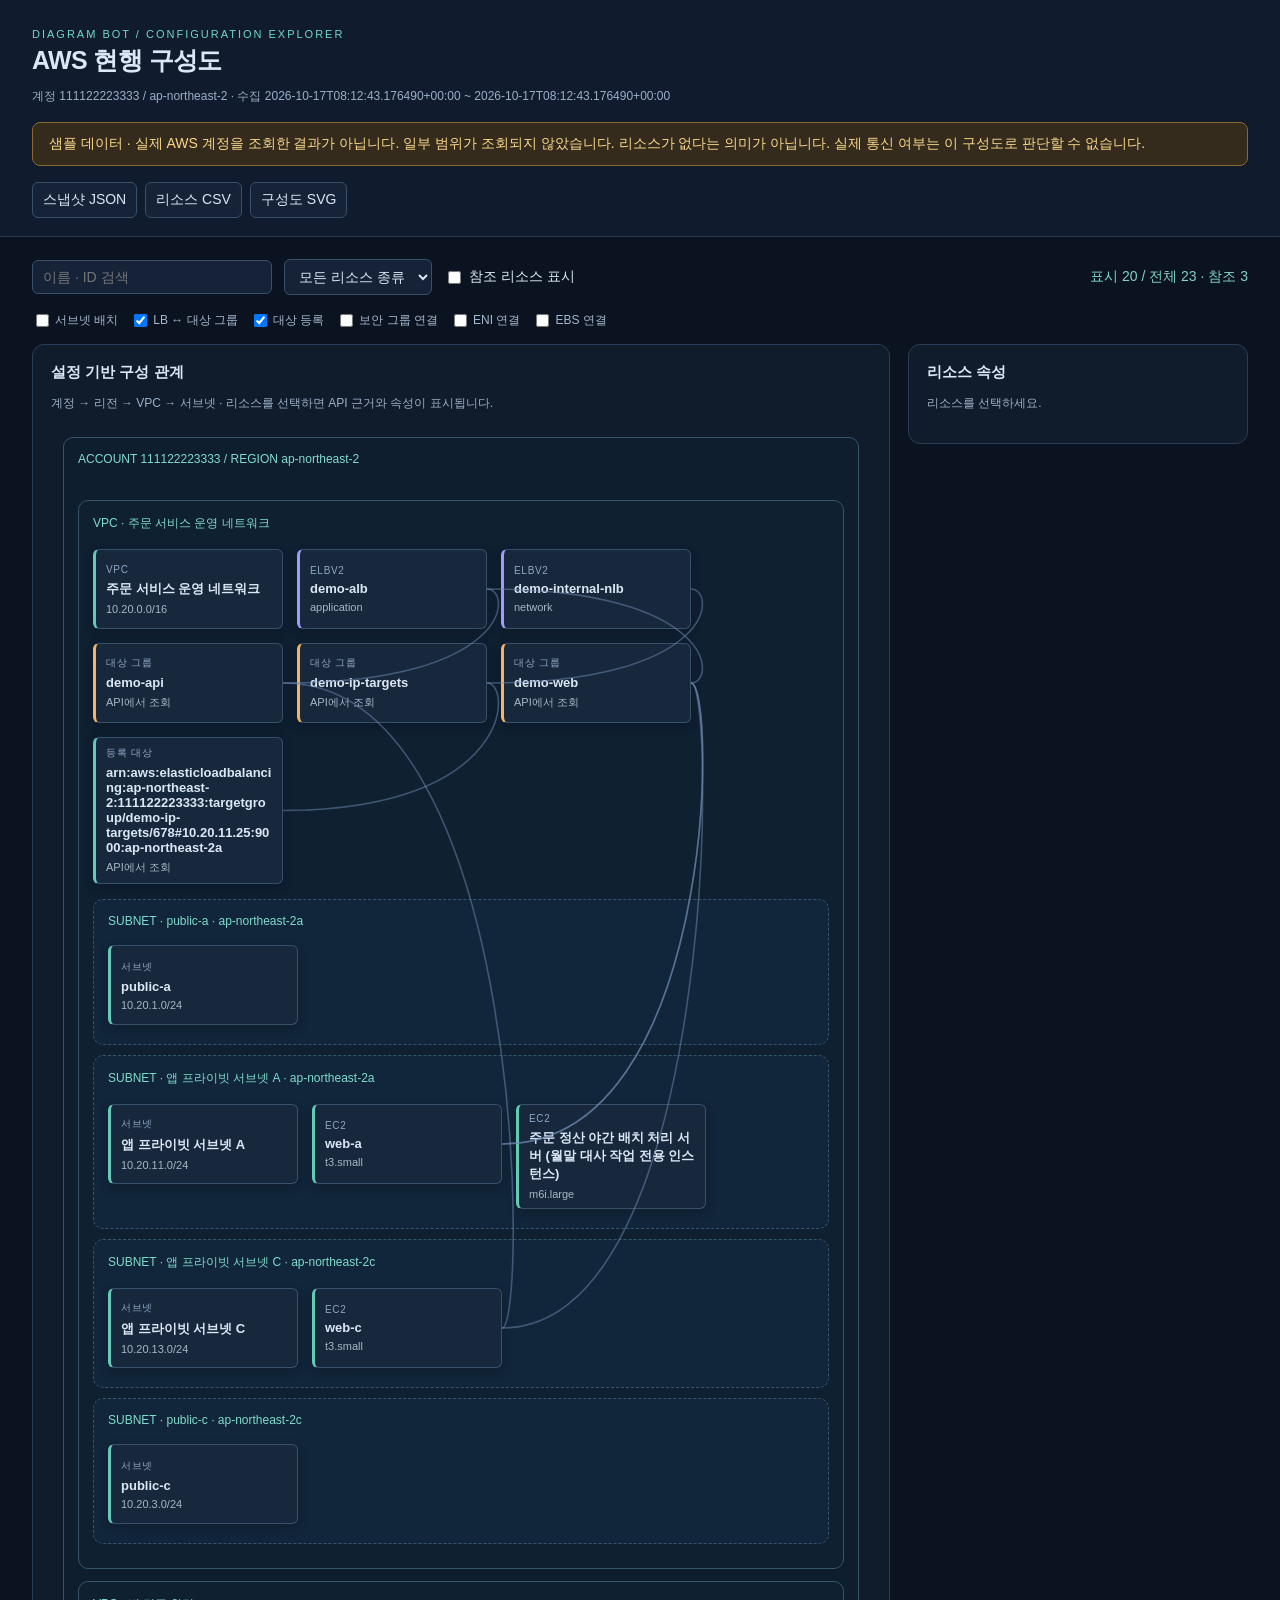
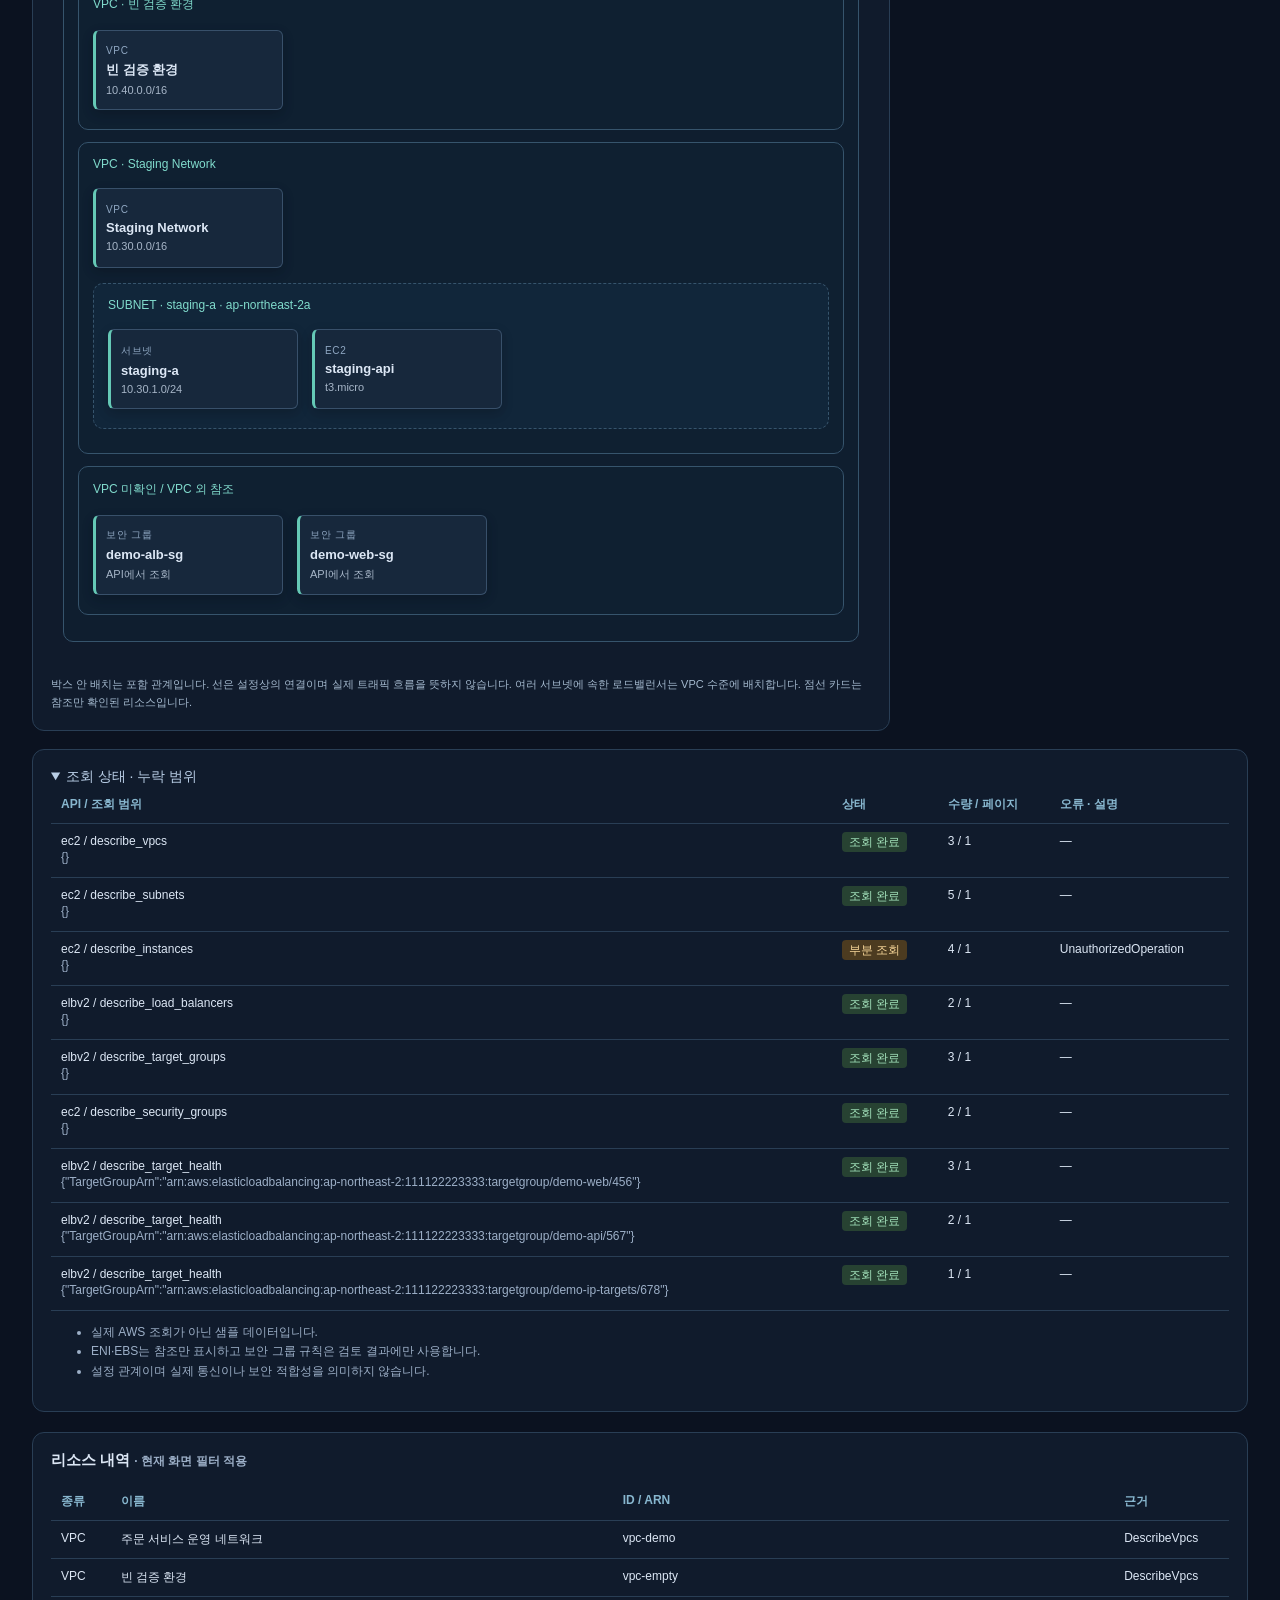
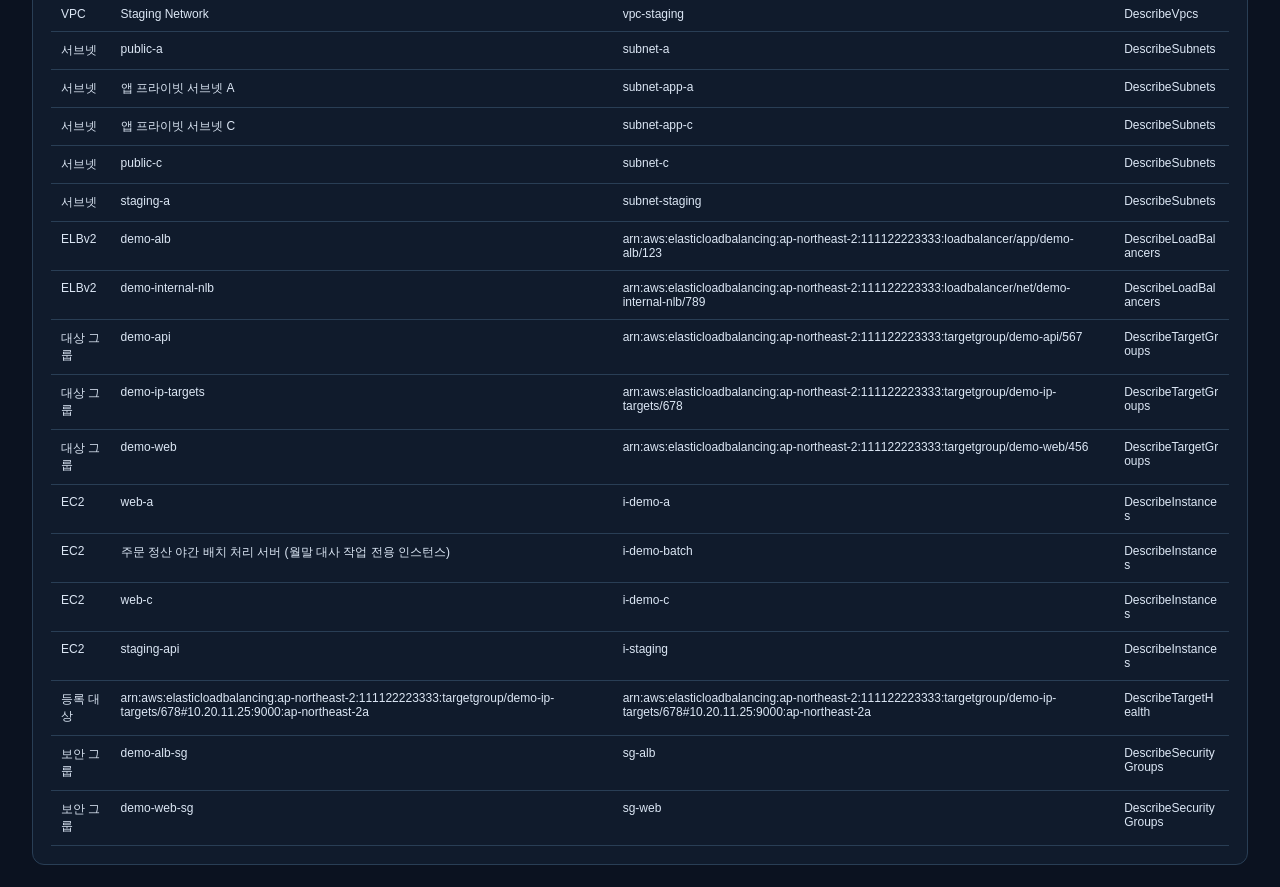
<file: examples/demo/index.html>
<!doctype html>
<html lang="ko">
<head>
<meta charset="utf-8"><meta name="viewport" content="width=device-width,initial-scale=1">
<title>Diagram Bot · AWS 현행 구성도</title>
<style>
:root{font-family:Inter,Pretendard,-apple-system,BlinkMacSystemFont,"Segoe UI",sans-serif;color:#dce7f5;background:#0b1220;font-size:14px}*{box-sizing:border-box}body{margin:0}header{padding:28px 32px 18px;border-bottom:1px solid #29374a;background:#101b2e}h1{font-size:25px;letter-spacing:-.6px;margin:4px 0 10px}.eyebrow{font-size:11px;letter-spacing:2px;color:#6ed9c5}.muted{color:#9cafc7;font-size:12px;line-height:1.6}#notice{margin-top:16px;padding:12px 16px;border:1px solid #8b692e;background:#352b1c;border-radius:8px;color:#f9d78d}button,input,select{font:inherit;color:inherit;background:#152238;border:1px solid #38506a;border-radius:6px;padding:8px 10px}button{cursor:pointer}button:hover{background:#263c55}button:focus-visible,input:focus-visible,select:focus-visible{outline:2px solid #6ed9c5}nav{display:flex;gap:8px;flex-wrap:wrap;margin:16px 0 0}main{padding:22px 32px}.toolbar{display:flex;gap:12px;flex-wrap:wrap;align-items:center;margin-bottom:16px}.toolbar input[type=search]{min-width:240px}.toolbar label{display:flex;align-items:center;gap:5px}.layout{display:grid;grid-template-columns:minmax(0,1fr) 340px;gap:18px}.panel{border:1px solid #293e55;background:#101b2c;border-radius:12px;padding:18px;min-width:0}.panel h2{font-size:15px;margin:0 0 12px}#canvas{position:relative;min-height:450px;overflow:auto;padding:12px}#groups{position:relative;z-index:1;min-width:560px;pointer-events:none}.group{border:1px solid #36546c;border-radius:10px;padding:14px;margin:12px 0;background:#10263855}.group-title{font-size:12px;color:#81dccd;overflow-wrap:anywhere;margin-bottom:12px}.subnet{border-style:dashed;background:#18334c55;margin:10px 0}.cards{display:flex;flex-wrap:wrap;gap:14px;align-items:start;padding:5px 0}.resource{pointer-events:auto;width:190px;min-height:80px;text-align:left;position:relative;border-left:3px solid #65c9b6;box-shadow:0 4px 12px #0003;background:#17283c;overflow-wrap:anywhere}.resource .kind{display:block;font-size:10px;color:#90a8c3;letter-spacing:.7px;text-transform:uppercase;margin-bottom:5px}.resource strong{display:block;font-size:13px}.resource small{display:block;color:#a7b6c8;margin-top:5px;font-size:11px}.resource.ref{border-style:dashed;border-left-color:#d0ad6b}.resource.selected{outline:2px solid #80e5d1;background:#234254}.resource[data-kind=load_balancer]{border-left-color:#a29bfe}.resource[data-kind=target_group]{border-left-color:#f4b366}#edges{position:absolute;top:0;left:0;z-index:2;pointer-events:none;overflow:visible}.edge{fill:none;stroke:#708bb3;stroke-width:1.6;opacity:.5}.edge.active{stroke:#7cf0d6;stroke-width:2.5;opacity:1}#detail{position:sticky;top:18px;align-self:start;max-height:85vh;overflow:auto}pre{white-space:pre-wrap;overflow-wrap:anywhere;background:#0b1422;padding:12px;border-radius:6px;font-size:11px;line-height:1.65}.relation{padding:10px 0;border-bottom:1px solid #293d51;font-size:12px;overflow-wrap:anywhere}details{margin:18px 0}summary{cursor:pointer;color:#b8cde5}table{width:100%;border-collapse:collapse;font-size:12px}th,td{text-align:left;padding:10px;border-bottom:1px solid #293e55;vertical-align:top;overflow-wrap:anywhere}th{color:#88b7cf}tbody tr{cursor:pointer}tbody tr:hover{background:#1c3047}.table-wrap{overflow:auto}.badge{padding:3px 7px;border-radius:4px;background:#274232;color:#a3e2bb}.badge.warn{background:#4c3b20;color:#f6d598}.empty{padding:30px;color:#9cafc7}#inventory{margin-top:20px}#stats{margin-left:auto;color:#80d5c4}.legend{font-size:11px;color:#a4b9ce;margin-top:10px;line-height:1.6}.relation-controls{display:flex;gap:12px;flex-wrap:wrap;margin-bottom:14px;color:#a4b9ce;font-size:12px}.relation-controls label{display:flex;align-items:center;gap:3px}@media(max-width:1000px){.layout{grid-template-columns:1fr}#detail{position:static;max-height:none}header,main{padding:20px}#stats{margin-left:0}}
</style>
</head>
<body>
<header><div class="eyebrow">DIAGRAM BOT / CONFIGURATION EXPLORER</div><h1>AWS 현행 구성도</h1><div id="scope" class="muted"></div><div id="notice" role="status"></div><nav><button id="json-download">스냅샷 JSON</button><button id="csv-download">리소스 CSV</button><button id="svg-download">구성도 SVG</button></nav></header>
<main>
<div class="toolbar"><input id="search" type="search" aria-label="리소스 검색" placeholder="이름 · ID 검색"><select id="kind" aria-label="리소스 종류"><option value="all">모든 리소스 종류</option></select><label><input id="references" type="checkbox">참조 리소스 표시</label><span id="stats"></span></div>
<div class="relation-controls" id="relation-controls"></div>
<div class="layout"><section class="panel"><h2>설정 기반 구성 관계</h2><div class="muted">계정 → 리전 → VPC → 서브넷 · 리소스를 선택하면 API 근거와 속성이 표시됩니다.</div><div id="canvas"><svg id="edges" aria-hidden="true"></svg><div id="groups"></div></div><div class="legend">박스 안 배치는 포함 관계입니다. 선은 설정상의 연결이며 실제 트래픽 흐름을 뜻하지 않습니다. 여러 서브넷에 속한 로드밸런서는 VPC 수준에 배치합니다. 점선 카드는 참조만 확인된 리소스입니다.</div></section><aside id="detail" class="panel"><h2>리소스 속성</h2><p class="muted">리소스를 선택하세요.</p></aside></div>
<details open class="panel"><summary>조회 상태 · 누락 범위</summary><div class="table-wrap"><table><thead><tr><th>API / 조회 범위</th><th>상태</th><th>수량 / 페이지</th><th>오류 · 설명</th></tr></thead><tbody id="coverage"></tbody></table></div><ul id="limitations" class="muted"></ul></details>
<section id="inventory" class="panel"><h2>리소스 내역 <span class="muted">· 현재 화면 필터 적용</span></h2><div class="table-wrap"><table><thead><tr><th>종류</th><th>이름</th><th>ID / ARN</th><th>근거</th></tr></thead><tbody id="rows"></tbody></table></div></section>
</main>
<script id="snapshot" type="application/json">{
  "schema_version": 1,
  "metadata": {
    "account_id": "111122223333",
    "region": "ap-northeast-2",
    "partition": "aws",
    "started_at": "2026-10-17T08:12:43.176490+00:00",
    "finished_at": "2026-10-17T08:12:43.176490+00:00",
    "status": "partial",
    "demo": true,
    "scope": [
      "VPC",
      "Subnet",
      "EC2",
      "ELBv2",
      "TargetGroup",
      "RegisteredTarget"
    ],
    "limitations": [
      "실제 AWS 조회가 아닌 샘플 데이터입니다.",
      "ENI·EBS는 참조만 표시하고 보안 그룹 규칙은 검토 결과에만 사용합니다.",
      "설정 관계이며 실제 통신이나 보안 적합성을 의미하지 않습니다."
    ]
  },
  "coverage": [
    {
      "service": "ec2",
      "operation": "describe_vpcs",
      "status": "complete",
      "items": 3,
      "pages": 1
    },
    {
      "service": "ec2",
      "operation": "describe_subnets",
      "status": "complete",
      "items": 5,
      "pages": 1
    },
    {
      "service": "ec2",
      "operation": "describe_instances",
      "status": "partial",
      "items": 4,
      "pages": 1,
      "error_code": "UnauthorizedOperation",
      "permission": "ec2:DescribeInstances"
    },
    {
      "service": "elbv2",
      "operation": "describe_load_balancers",
      "status": "complete",
      "items": 2,
      "pages": 1
    },
    {
      "service": "elbv2",
      "operation": "describe_target_groups",
      "status": "complete",
      "items": 3,
      "pages": 1
    },
    {
      "service": "ec2",
      "operation": "describe_security_groups",
      "status": "complete",
      "items": 2,
      "pages": 1
    },
    {
      "service": "elbv2",
      "operation": "describe_target_health",
      "parameters": {
        "TargetGroupArn": "arn:aws:elasticloadbalancing:ap-northeast-2:111122223333:targetgroup/demo-web/456"
      },
      "status": "complete",
      "items": 3,
      "pages": 1
    },
    {
      "service": "elbv2",
      "operation": "describe_target_health",
      "parameters": {
        "TargetGroupArn": "arn:aws:elasticloadbalancing:ap-northeast-2:111122223333:targetgroup/demo-api/567"
      },
      "status": "complete",
      "items": 2,
      "pages": 1
    },
    {
      "service": "elbv2",
      "operation": "describe_target_health",
      "parameters": {
        "TargetGroupArn": "arn:aws:elasticloadbalancing:ap-northeast-2:111122223333:targetgroup/demo-ip-targets/678"
      },
      "status": "complete",
      "items": 1,
      "pages": 1
    }
  ],
  "raw": {
    "vpcs": [
      {
        "VpcId": "vpc-demo",
        "CidrBlock": "10.20.0.0/16",
        "Tags": [
          {
            "Key": "Name",
            "Value": "주문 서비스 운영 네트워크"
          }
        ]
      },
      {
        "VpcId": "vpc-staging",
        "CidrBlock": "10.30.0.0/16",
        "Tags": [
          {
            "Key": "Name",
            "Value": "Staging Network"
          }
        ]
      },
      {
        "VpcId": "vpc-empty",
        "CidrBlock": "10.40.0.0/16",
        "Tags": [
          {
            "Key": "Name",
            "Value": "빈 검증 환경"
          }
        ]
      }
    ],
    "subnets": [
      {
        "SubnetId": "subnet-a",
        "VpcId": "vpc-demo",
        "AvailabilityZone": "ap-northeast-2a",
        "CidrBlock": "10.20.1.0/24",
        "Tags": [
          {
            "Key": "Name",
            "Value": "public-a"
          }
        ]
      },
      {
        "SubnetId": "subnet-c",
        "VpcId": "vpc-demo",
        "AvailabilityZone": "ap-northeast-2c",
        "CidrBlock": "10.20.3.0/24",
        "Tags": [
          {
            "Key": "Name",
            "Value": "public-c"
          }
        ]
      },
      {
        "SubnetId": "subnet-app-a",
        "VpcId": "vpc-demo",
        "AvailabilityZone": "ap-northeast-2a",
        "CidrBlock": "10.20.11.0/24",
        "Tags": [
          {
            "Key": "Name",
            "Value": "앱 프라이빗 서브넷 A"
          }
        ]
      },
      {
        "SubnetId": "subnet-app-c",
        "VpcId": "vpc-demo",
        "AvailabilityZone": "ap-northeast-2c",
        "CidrBlock": "10.20.13.0/24",
        "Tags": [
          {
            "Key": "Name",
            "Value": "앱 프라이빗 서브넷 C"
          }
        ]
      },
      {
        "SubnetId": "subnet-staging",
        "VpcId": "vpc-staging",
        "AvailabilityZone": "ap-northeast-2a",
        "CidrBlock": "10.30.1.0/24",
        "Tags": [
          {
            "Key": "Name",
            "Value": "staging-a"
          }
        ]
      }
    ],
    "instances": [
      {
        "InstanceId": "i-demo-a",
        "VpcId": "vpc-demo",
        "SubnetId": "subnet-app-a",
        "InstanceType": "t3.small",
        "PrivateIpAddress": "10.20.11.10",
        "State": {
          "Name": "running"
        },
        "Placement": {
          "AvailabilityZone": "ap-northeast-2a"
        },
        "Tags": [
          {
            "Key": "Name",
            "Value": "web-a"
          }
        ],
        "SecurityGroups": [
          {
            "GroupId": "sg-web"
          }
        ],
        "NetworkInterfaces": [
          {
            "NetworkInterfaceId": "eni-demo-a"
          }
        ],
        "BlockDeviceMappings": [
          {
            "Ebs": {
              "VolumeId": "vol-demo-a"
            }
          }
        ]
      },
      {
        "InstanceId": "i-demo-c",
        "VpcId": "vpc-demo",
        "SubnetId": "subnet-app-c",
        "InstanceType": "t3.small",
        "PrivateIpAddress": "10.20.13.10",
        "State": {
          "Name": "running"
        },
        "Placement": {
          "AvailabilityZone": "ap-northeast-2c"
        },
        "Tags": [
          {
            "Key": "Name",
            "Value": "web-c"
          }
        ],
        "SecurityGroups": [
          {
            "GroupId": "sg-web"
          }
        ]
      },
      {
        "InstanceId": "i-demo-batch",
        "VpcId": "vpc-demo",
        "SubnetId": "subnet-app-a",
        "InstanceType": "m6i.large",
        "PrivateIpAddress": "10.20.11.25",
        "State": {
          "Name": "stopped"
        },
        "Placement": {
          "AvailabilityZone": "ap-northeast-2a"
        },
        "Tags": [
          {
            "Key": "Name",
            "Value": "주문 정산 야간 배치 처리 서버 (월말 대사 작업 전용 인스턴스)"
          },
          {
            "Key": "Environment",
            "Value": "production"
          }
        ]
      },
      {
        "InstanceId": "i-staging",
        "VpcId": "vpc-staging",
        "SubnetId": "subnet-staging",
        "InstanceType": "t3.micro",
        "State": {
          "Name": "running"
        },
        "Tags": [
          {
            "Key": "Name",
            "Value": "staging-api"
          },
          {
            "Key": "Environment",
            "Value": "staging"
          }
        ],
        "PublicIpAddress": "203.0.113.45",
        "MetadataOptions": {
          "HttpTokens": "optional"
        }
      }
    ],
    "load_balancers": [
      {
        "LoadBalancerArn": "arn:aws:elasticloadbalancing:ap-northeast-2:111122223333:loadbalancer/app/demo-alb/123",
        "LoadBalancerName": "demo-alb",
        "Type": "application",
        "VpcId": "vpc-demo",
        "Scheme": "internet-facing",
        "SecurityGroups": [
          "sg-alb"
        ],
        "AvailabilityZones": [
          {
            "ZoneName": "ap-northeast-2a",
            "SubnetId": "subnet-a"
          },
          {
            "ZoneName": "ap-northeast-2c",
            "SubnetId": "subnet-c"
          }
        ]
      },
      {
        "LoadBalancerArn": "arn:aws:elasticloadbalancing:ap-northeast-2:111122223333:loadbalancer/net/demo-internal-nlb/789",
        "LoadBalancerName": "demo-internal-nlb",
        "Type": "network",
        "VpcId": "vpc-demo",
        "Scheme": "internal",
        "AvailabilityZones": [
          {
            "ZoneName": "ap-northeast-2a",
            "SubnetId": "subnet-app-a"
          },
          {
            "ZoneName": "ap-northeast-2c",
            "SubnetId": "subnet-app-c"
          }
        ]
      }
    ],
    "target_groups": [
      {
        "TargetGroupArn": "arn:aws:elasticloadbalancing:ap-northeast-2:111122223333:targetgroup/demo-web/456",
        "TargetGroupName": "demo-web",
        "VpcId": "vpc-demo",
        "TargetType": "instance",
        "Port": 443,
        "Protocol": "HTTPS",
        "LoadBalancerArns": [
          "arn:aws:elasticloadbalancing:ap-northeast-2:111122223333:loadbalancer/app/demo-alb/123"
        ]
      },
      {
        "TargetGroupArn": "arn:aws:elasticloadbalancing:ap-northeast-2:111122223333:targetgroup/demo-api/567",
        "TargetGroupName": "demo-api",
        "VpcId": "vpc-demo",
        "TargetType": "instance",
        "Port": 8080,
        "Protocol": "HTTP",
        "LoadBalancerArns": [
          "arn:aws:elasticloadbalancing:ap-northeast-2:111122223333:loadbalancer/app/demo-alb/123"
        ]
      },
      {
        "TargetGroupArn": "arn:aws:elasticloadbalancing:ap-northeast-2:111122223333:targetgroup/demo-ip-targets/678",
        "TargetGroupName": "demo-ip-targets",
        "VpcId": "vpc-demo",
        "TargetType": "ip",
        "Port": 9000,
        "Protocol": "TCP",
        "LoadBalancerArns": [
          "arn:aws:elasticloadbalancing:ap-northeast-2:111122223333:loadbalancer/net/demo-internal-nlb/789"
        ]
      }
    ],
    "target_health": [
      {
        "TargetGroupArn": "arn:aws:elasticloadbalancing:ap-northeast-2:111122223333:targetgroup/demo-web/456",
        "Descriptions": [
          {
            "Target": {
              "Id": "i-demo-a",
              "Port": 443
            },
            "TargetHealth": {
              "State": "healthy"
            }
          },
          {
            "Target": {
              "Id": "i-demo-a",
              "Port": 8443
            },
            "TargetHealth": {
              "State": "healthy"
            }
          },
          {
            "Target": {
              "Id": "i-demo-c",
              "Port": 443
            },
            "TargetHealth": {
              "State": "unhealthy",
              "Reason": "Target.Timeout"
            }
          }
        ]
      },
      {
        "TargetGroupArn": "arn:aws:elasticloadbalancing:ap-northeast-2:111122223333:targetgroup/demo-api/567",
        "Descriptions": [
          {
            "Target": {
              "Id": "i-demo-c",
              "Port": 8080
            },
            "TargetHealth": {
              "State": "healthy"
            }
          },
          {
            "Target": {
              "Id": "i-demo-missing",
              "Port": 8080
            },
            "TargetHealth": {
              "State": "unused",
              "Reason": "Target.InvalidState"
            }
          }
        ]
      },
      {
        "TargetGroupArn": "arn:aws:elasticloadbalancing:ap-northeast-2:111122223333:targetgroup/demo-ip-targets/678",
        "Descriptions": [
          {
            "Target": {
              "Id": "10.20.11.25",
              "Port": 9000,
              "AvailabilityZone": "ap-northeast-2a"
            },
            "TargetHealth": {
              "State": "healthy"
            }
          }
        ]
      }
    ],
    "security_groups": [
      {
        "GroupId": "sg-alb",
        "GroupName": "demo-alb-sg",
        "VpcId": "vpc-demo",
        "IpPermissions": [
          {
            "IpProtocol": "tcp",
            "FromPort": 443,
            "ToPort": 443,
            "IpRanges": [
              {
                "CidrIp": "0.0.0.0/0"
              }
            ]
          }
        ]
      },
      {
        "GroupId": "sg-web",
        "GroupName": "demo-web-sg",
        "VpcId": "vpc-demo",
        "IpPermissions": [
          {
            "IpProtocol": "tcp",
            "FromPort": 443,
            "ToPort": 443,
            "UserIdGroupPairs": [
              {
                "GroupId": "sg-alb"
              }
            ]
          },
          {
            "IpProtocol": "tcp",
            "FromPort": 22,
            "ToPort": 22,
            "IpRanges": [
              {
                "CidrIp": "0.0.0.0/0",
                "Description": "temporary"
              }
            ]
          }
        ]
      }
    ]
  },
  "graph": {
    "nodes": [
      {
        "id": "111122223333/ap-northeast-2/ec2/i-demo-a",
        "resource_id": "i-demo-a",
        "kind": "ec2",
        "name": "web-a",
        "account": "111122223333",
        "region": "ap-northeast-2",
        "attributes": {
          "InstanceId": "i-demo-a",
          "VpcId": "vpc-demo",
          "SubnetId": "subnet-app-a",
          "InstanceType": "t3.small",
          "PrivateIpAddress": "10.20.11.10",
          "State": {
            "Name": "running"
          },
          "Placement": {
            "AvailabilityZone": "ap-northeast-2a"
          },
          "Tags": [
            {
              "Key": "Name",
              "Value": "web-a"
            }
          ],
          "SecurityGroups": [
            {
              "GroupId": "sg-web"
            }
          ],
          "NetworkInterfaces": [
            {
              "NetworkInterfaceId": "eni-demo-a"
            }
          ],
          "BlockDeviceMappings": [
            {
              "Ebs": {
                "VolumeId": "vol-demo-a"
              }
            }
          ]
        },
        "reference_only": false,
        "source": "DescribeInstances"
      },
      {
        "id": "111122223333/ap-northeast-2/ec2/i-demo-batch",
        "resource_id": "i-demo-batch",
        "kind": "ec2",
        "name": "주문 정산 야간 배치 처리 서버 (월말 대사 작업 전용 인스턴스)",
        "account": "111122223333",
        "region": "ap-northeast-2",
        "attributes": {
          "InstanceId": "i-demo-batch",
          "VpcId": "vpc-demo",
          "SubnetId": "subnet-app-a",
          "InstanceType": "m6i.large",
          "PrivateIpAddress": "10.20.11.25",
          "State": {
            "Name": "stopped"
          },
          "Placement": {
            "AvailabilityZone": "ap-northeast-2a"
          },
          "Tags": [
            {
              "Key": "Name",
              "Value": "주문 정산 야간 배치 처리 서버 (월말 대사 작업 전용 인스턴스)"
            },
            {
              "Key": "Environment",
              "Value": "production"
            }
          ]
        },
        "reference_only": false,
        "source": "DescribeInstances"
      },
      {
        "id": "111122223333/ap-northeast-2/ec2/i-demo-c",
        "resource_id": "i-demo-c",
        "kind": "ec2",
        "name": "web-c",
        "account": "111122223333",
        "region": "ap-northeast-2",
        "attributes": {
          "InstanceId": "i-demo-c",
          "VpcId": "vpc-demo",
          "SubnetId": "subnet-app-c",
          "InstanceType": "t3.small",
          "PrivateIpAddress": "10.20.13.10",
          "State": {
            "Name": "running"
          },
          "Placement": {
            "AvailabilityZone": "ap-northeast-2c"
          },
          "Tags": [
            {
              "Key": "Name",
              "Value": "web-c"
            }
          ],
          "SecurityGroups": [
            {
              "GroupId": "sg-web"
            }
          ]
        },
        "reference_only": false,
        "source": "DescribeInstances"
      },
      {
        "id": "111122223333/ap-northeast-2/ec2/i-demo-missing",
        "resource_id": "i-demo-missing",
        "kind": "ec2",
        "name": "i-demo-missing",
        "account": "111122223333",
        "region": "ap-northeast-2",
        "attributes": {},
        "reference_only": true,
        "source": null
      },
      {
        "id": "111122223333/ap-northeast-2/ec2/i-staging",
        "resource_id": "i-staging",
        "kind": "ec2",
        "name": "staging-api",
        "account": "111122223333",
        "region": "ap-northeast-2",
        "attributes": {
          "InstanceId": "i-staging",
          "VpcId": "vpc-staging",
          "SubnetId": "subnet-staging",
          "InstanceType": "t3.micro",
          "State": {
            "Name": "running"
          },
          "Tags": [
            {
              "Key": "Name",
              "Value": "staging-api"
            },
            {
              "Key": "Environment",
              "Value": "staging"
            }
          ],
          "PublicIpAddress": "203.0.113.45",
          "MetadataOptions": {
            "HttpTokens": "optional"
          }
        },
        "reference_only": false,
        "source": "DescribeInstances"
      },
      {
        "id": "111122223333/ap-northeast-2/load_balancer/arn:aws:elasticloadbalancing:ap-northeast-2:111122223333:loadbalancer/app/demo-alb/123",
        "resource_id": "arn:aws:elasticloadbalancing:ap-northeast-2:111122223333:loadbalancer/app/demo-alb/123",
        "kind": "load_balancer",
        "name": "demo-alb",
        "account": "111122223333",
        "region": "ap-northeast-2",
        "attributes": {
          "LoadBalancerArn": "arn:aws:elasticloadbalancing:ap-northeast-2:111122223333:loadbalancer/app/demo-alb/123",
          "LoadBalancerName": "demo-alb",
          "Type": "application",
          "VpcId": "vpc-demo",
          "Scheme": "internet-facing",
          "SecurityGroups": [
            "sg-alb"
          ],
          "AvailabilityZones": [
            {
              "ZoneName": "ap-northeast-2a",
              "SubnetId": "subnet-a"
            },
            {
              "ZoneName": "ap-northeast-2c",
              "SubnetId": "subnet-c"
            }
          ]
        },
        "reference_only": false,
        "source": "DescribeLoadBalancers"
      },
      {
        "id": "111122223333/ap-northeast-2/load_balancer/arn:aws:elasticloadbalancing:ap-northeast-2:111122223333:loadbalancer/net/demo-internal-nlb/789",
        "resource_id": "arn:aws:elasticloadbalancing:ap-northeast-2:111122223333:loadbalancer/net/demo-internal-nlb/789",
        "kind": "load_balancer",
        "name": "demo-internal-nlb",
        "account": "111122223333",
        "region": "ap-northeast-2",
        "attributes": {
          "LoadBalancerArn": "arn:aws:elasticloadbalancing:ap-northeast-2:111122223333:loadbalancer/net/demo-internal-nlb/789",
          "LoadBalancerName": "demo-internal-nlb",
          "Type": "network",
          "VpcId": "vpc-demo",
          "Scheme": "internal",
          "AvailabilityZones": [
            {
              "ZoneName": "ap-northeast-2a",
              "SubnetId": "subnet-app-a"
            },
            {
              "ZoneName": "ap-northeast-2c",
              "SubnetId": "subnet-app-c"
            }
          ]
        },
        "reference_only": false,
        "source": "DescribeLoadBalancers"
      },
      {
        "id": "111122223333/ap-northeast-2/network_interface/eni-demo-a",
        "resource_id": "eni-demo-a",
        "kind": "network_interface",
        "name": "eni-demo-a",
        "account": "111122223333",
        "region": "ap-northeast-2",
        "attributes": {},
        "reference_only": true,
        "source": null
      },
      {
        "id": "111122223333/ap-northeast-2/registered_target/arn:aws:elasticloadbalancing:ap-northeast-2:111122223333:targetgroup/demo-ip-targets/678#10.20.11.25:9000:ap-northeast-2a",
        "resource_id": "arn:aws:elasticloadbalancing:ap-northeast-2:111122223333:targetgroup/demo-ip-targets/678#10.20.11.25:9000:ap-northeast-2a",
        "kind": "registered_target",
        "name": "arn:aws:elasticloadbalancing:ap-northeast-2:111122223333:targetgroup/demo-ip-targets/678#10.20.11.25:9000:ap-northeast-2a",
        "account": "111122223333",
        "region": "ap-northeast-2",
        "attributes": {
          "Target": {
            "Id": "10.20.11.25",
            "Port": 9000,
            "AvailabilityZone": "ap-northeast-2a"
          },
          "TargetHealth": {
            "State": "healthy"
          },
          "TargetType": "ip"
        },
        "reference_only": false,
        "source": "DescribeTargetHealth"
      },
      {
        "id": "111122223333/ap-northeast-2/security_group/sg-alb",
        "resource_id": "sg-alb",
        "kind": "security_group",
        "name": "demo-alb-sg",
        "account": "111122223333",
        "region": "ap-northeast-2",
        "attributes": {
          "GroupId": "sg-alb",
          "GroupName": "demo-alb-sg",
          "VpcId": "vpc-demo",
          "IpPermissions": [
            {
              "IpProtocol": "tcp",
              "FromPort": 443,
              "ToPort": 443,
              "IpRanges": [
                {
                  "CidrIp": "0.0.0.0/0"
                }
              ]
            }
          ]
        },
        "reference_only": false,
        "source": "DescribeSecurityGroups"
      },
      {
        "id": "111122223333/ap-northeast-2/security_group/sg-web",
        "resource_id": "sg-web",
        "kind": "security_group",
        "name": "demo-web-sg",
        "account": "111122223333",
        "region": "ap-northeast-2",
        "attributes": {
          "GroupId": "sg-web",
          "GroupName": "demo-web-sg",
          "VpcId": "vpc-demo",
          "IpPermissions": [
            {
              "IpProtocol": "tcp",
              "FromPort": 443,
              "ToPort": 443,
              "UserIdGroupPairs": [
                {
                  "GroupId": "sg-alb"
                }
              ]
            },
            {
              "IpProtocol": "tcp",
              "FromPort": 22,
              "ToPort": 22,
              "IpRanges": [
                {
                  "CidrIp": "0.0.0.0/0",
                  "Description": "temporary"
                }
              ]
            }
          ]
        },
        "reference_only": false,
        "source": "DescribeSecurityGroups"
      },
      {
        "id": "111122223333/ap-northeast-2/subnet/subnet-a",
        "resource_id": "subnet-a",
        "kind": "subnet",
        "name": "public-a",
        "account": "111122223333",
        "region": "ap-northeast-2",
        "attributes": {
          "SubnetId": "subnet-a",
          "VpcId": "vpc-demo",
          "AvailabilityZone": "ap-northeast-2a",
          "CidrBlock": "10.20.1.0/24",
          "Tags": [
            {
              "Key": "Name",
              "Value": "public-a"
            }
          ]
        },
        "reference_only": false,
        "source": "DescribeSubnets"
      },
      {
        "id": "111122223333/ap-northeast-2/subnet/subnet-app-a",
        "resource_id": "subnet-app-a",
        "kind": "subnet",
        "name": "앱 프라이빗 서브넷 A",
        "account": "111122223333",
        "region": "ap-northeast-2",
        "attributes": {
          "SubnetId": "subnet-app-a",
          "VpcId": "vpc-demo",
          "AvailabilityZone": "ap-northeast-2a",
          "CidrBlock": "10.20.11.0/24",
          "Tags": [
            {
              "Key": "Name",
              "Value": "앱 프라이빗 서브넷 A"
            }
          ]
        },
        "reference_only": false,
        "source": "DescribeSubnets"
      },
      {
        "id": "111122223333/ap-northeast-2/subnet/subnet-app-c",
        "resource_id": "subnet-app-c",
        "kind": "subnet",
        "name": "앱 프라이빗 서브넷 C",
        "account": "111122223333",
        "region": "ap-northeast-2",
        "attributes": {
          "SubnetId": "subnet-app-c",
          "VpcId": "vpc-demo",
          "AvailabilityZone": "ap-northeast-2c",
          "CidrBlock": "10.20.13.0/24",
          "Tags": [
            {
              "Key": "Name",
              "Value": "앱 프라이빗 서브넷 C"
            }
          ]
        },
        "reference_only": false,
        "source": "DescribeSubnets"
      },
      {
        "id": "111122223333/ap-northeast-2/subnet/subnet-c",
        "resource_id": "subnet-c",
        "kind": "subnet",
        "name": "public-c",
        "account": "111122223333",
        "region": "ap-northeast-2",
        "attributes": {
          "SubnetId": "subnet-c",
          "VpcId": "vpc-demo",
          "AvailabilityZone": "ap-northeast-2c",
          "CidrBlock": "10.20.3.0/24",
          "Tags": [
            {
              "Key": "Name",
              "Value": "public-c"
            }
          ]
        },
        "reference_only": false,
        "source": "DescribeSubnets"
      },
      {
        "id": "111122223333/ap-northeast-2/subnet/subnet-staging",
        "resource_id": "subnet-staging",
        "kind": "subnet",
        "name": "staging-a",
        "account": "111122223333",
        "region": "ap-northeast-2",
        "attributes": {
          "SubnetId": "subnet-staging",
          "VpcId": "vpc-staging",
          "AvailabilityZone": "ap-northeast-2a",
          "CidrBlock": "10.30.1.0/24",
          "Tags": [
            {
              "Key": "Name",
              "Value": "staging-a"
            }
          ]
        },
        "reference_only": false,
        "source": "DescribeSubnets"
      },
      {
        "id": "111122223333/ap-northeast-2/target_group/arn:aws:elasticloadbalancing:ap-northeast-2:111122223333:targetgroup/demo-api/567",
        "resource_id": "arn:aws:elasticloadbalancing:ap-northeast-2:111122223333:targetgroup/demo-api/567",
        "kind": "target_group",
        "name": "demo-api",
        "account": "111122223333",
        "region": "ap-northeast-2",
        "attributes": {
          "TargetGroupArn": "arn:aws:elasticloadbalancing:ap-northeast-2:111122223333:targetgroup/demo-api/567",
          "TargetGroupName": "demo-api",
          "VpcId": "vpc-demo",
          "TargetType": "instance",
          "Port": 8080,
          "Protocol": "HTTP",
          "LoadBalancerArns": [
            "arn:aws:elasticloadbalancing:ap-northeast-2:111122223333:loadbalancer/app/demo-alb/123"
          ]
        },
        "reference_only": false,
        "source": "DescribeTargetGroups"
      },
      {
        "id": "111122223333/ap-northeast-2/target_group/arn:aws:elasticloadbalancing:ap-northeast-2:111122223333:targetgroup/demo-ip-targets/678",
        "resource_id": "arn:aws:elasticloadbalancing:ap-northeast-2:111122223333:targetgroup/demo-ip-targets/678",
        "kind": "target_group",
        "name": "demo-ip-targets",
        "account": "111122223333",
        "region": "ap-northeast-2",
        "attributes": {
          "TargetGroupArn": "arn:aws:elasticloadbalancing:ap-northeast-2:111122223333:targetgroup/demo-ip-targets/678",
          "TargetGroupName": "demo-ip-targets",
          "VpcId": "vpc-demo",
          "TargetType": "ip",
          "Port": 9000,
          "Protocol": "TCP",
          "LoadBalancerArns": [
            "arn:aws:elasticloadbalancing:ap-northeast-2:111122223333:loadbalancer/net/demo-internal-nlb/789"
          ]
        },
        "reference_only": false,
        "source": "DescribeTargetGroups"
      },
      {
        "id": "111122223333/ap-northeast-2/target_group/arn:aws:elasticloadbalancing:ap-northeast-2:111122223333:targetgroup/demo-web/456",
        "resource_id": "arn:aws:elasticloadbalancing:ap-northeast-2:111122223333:targetgroup/demo-web/456",
        "kind": "target_group",
        "name": "demo-web",
        "account": "111122223333",
        "region": "ap-northeast-2",
        "attributes": {
          "TargetGroupArn": "arn:aws:elasticloadbalancing:ap-northeast-2:111122223333:targetgroup/demo-web/456",
          "TargetGroupName": "demo-web",
          "VpcId": "vpc-demo",
          "TargetType": "instance",
          "Port": 443,
          "Protocol": "HTTPS",
          "LoadBalancerArns": [
            "arn:aws:elasticloadbalancing:ap-northeast-2:111122223333:loadbalancer/app/demo-alb/123"
          ]
        },
        "reference_only": false,
        "source": "DescribeTargetGroups"
      },
      {
        "id": "111122223333/ap-northeast-2/volume/vol-demo-a",
        "resource_id": "vol-demo-a",
        "kind": "volume",
        "name": "vol-demo-a",
        "account": "111122223333",
        "region": "ap-northeast-2",
        "attributes": {},
        "reference_only": true,
        "source": null
      },
      {
        "id": "111122223333/ap-northeast-2/vpc/vpc-demo",
        "resource_id": "vpc-demo",
        "kind": "vpc",
        "name": "주문 서비스 운영 네트워크",
        "account": "111122223333",
        "region": "ap-northeast-2",
        "attributes": {
          "VpcId": "vpc-demo",
          "CidrBlock": "10.20.0.0/16",
          "Tags": [
            {
              "Key": "Name",
              "Value": "주문 서비스 운영 네트워크"
            }
          ]
        },
        "reference_only": false,
        "source": "DescribeVpcs"
      },
      {
        "id": "111122223333/ap-northeast-2/vpc/vpc-empty",
        "resource_id": "vpc-empty",
        "kind": "vpc",
        "name": "빈 검증 환경",
        "account": "111122223333",
        "region": "ap-northeast-2",
        "attributes": {
          "VpcId": "vpc-empty",
          "CidrBlock": "10.40.0.0/16",
          "Tags": [
            {
              "Key": "Name",
              "Value": "빈 검증 환경"
            }
          ]
        },
        "reference_only": false,
        "source": "DescribeVpcs"
      },
      {
        "id": "111122223333/ap-northeast-2/vpc/vpc-staging",
        "resource_id": "vpc-staging",
        "kind": "vpc",
        "name": "Staging Network",
        "account": "111122223333",
        "region": "ap-northeast-2",
        "attributes": {
          "VpcId": "vpc-staging",
          "CidrBlock": "10.30.0.0/16",
          "Tags": [
            {
              "Key": "Name",
              "Value": "Staging Network"
            }
          ]
        },
        "reference_only": false,
        "source": "DescribeVpcs"
      }
    ],
    "edges": [
      {
        "source": "111122223333/ap-northeast-2/ec2/i-demo-a",
        "target": "111122223333/ap-northeast-2/network_interface/eni-demo-a",
        "relation": "attached_interface",
        "evidence": "DescribeInstances.NetworkInterfaces[].NetworkInterfaceId",
        "qualifiers": {},
        "details": {},
        "inferred": false,
        "id": "rel-0e535bef2f87d20006d1"
      },
      {
        "source": "111122223333/ap-northeast-2/ec2/i-demo-a",
        "target": "111122223333/ap-northeast-2/volume/vol-demo-a",
        "relation": "attached_volume",
        "evidence": "DescribeInstances.BlockDeviceMappings[].Ebs.VolumeId",
        "qualifiers": {},
        "details": {},
        "inferred": false,
        "id": "rel-69f98abf149164e42be9"
      },
      {
        "source": "111122223333/ap-northeast-2/ec2/i-demo-a",
        "target": "111122223333/ap-northeast-2/subnet/subnet-app-a",
        "relation": "in_subnet",
        "evidence": "DescribeInstances.SubnetId",
        "qualifiers": {},
        "details": {},
        "inferred": false,
        "id": "rel-3f77cf5c1a22671aeac5"
      },
      {
        "source": "111122223333/ap-northeast-2/ec2/i-demo-a",
        "target": "111122223333/ap-northeast-2/vpc/vpc-demo",
        "relation": "in_vpc",
        "evidence": "DescribeInstances.VpcId",
        "qualifiers": {},
        "details": {},
        "inferred": false,
        "id": "rel-ed2e4265eafd01513a80"
      },
      {
        "source": "111122223333/ap-northeast-2/ec2/i-demo-a",
        "target": "111122223333/ap-northeast-2/security_group/sg-web",
        "relation": "uses_security_group",
        "evidence": "DescribeInstances.SecurityGroups[].GroupId",
        "qualifiers": {},
        "details": {},
        "inferred": false,
        "id": "rel-288945b4117bad959a1b"
      },
      {
        "source": "111122223333/ap-northeast-2/ec2/i-demo-batch",
        "target": "111122223333/ap-northeast-2/subnet/subnet-app-a",
        "relation": "in_subnet",
        "evidence": "DescribeInstances.SubnetId",
        "qualifiers": {},
        "details": {},
        "inferred": false,
        "id": "rel-4c5abbbebc007c6df6c5"
      },
      {
        "source": "111122223333/ap-northeast-2/ec2/i-demo-batch",
        "target": "111122223333/ap-northeast-2/vpc/vpc-demo",
        "relation": "in_vpc",
        "evidence": "DescribeInstances.VpcId",
        "qualifiers": {},
        "details": {},
        "inferred": false,
        "id": "rel-945446bca95a058fd324"
      },
      {
        "source": "111122223333/ap-northeast-2/ec2/i-demo-c",
        "target": "111122223333/ap-northeast-2/subnet/subnet-app-c",
        "relation": "in_subnet",
        "evidence": "DescribeInstances.SubnetId",
        "qualifiers": {},
        "details": {},
        "inferred": false,
        "id": "rel-7b55a051654a12e4f820"
      },
      {
        "source": "111122223333/ap-northeast-2/ec2/i-demo-c",
        "target": "111122223333/ap-northeast-2/vpc/vpc-demo",
        "relation": "in_vpc",
        "evidence": "DescribeInstances.VpcId",
        "qualifiers": {},
        "details": {},
        "inferred": false,
        "id": "rel-07db9a59e947013785f3"
      },
      {
        "source": "111122223333/ap-northeast-2/ec2/i-demo-c",
        "target": "111122223333/ap-northeast-2/security_group/sg-web",
        "relation": "uses_security_group",
        "evidence": "DescribeInstances.SecurityGroups[].GroupId",
        "qualifiers": {},
        "details": {},
        "inferred": false,
        "id": "rel-f96ec595856f0ea80c94"
      },
      {
        "source": "111122223333/ap-northeast-2/ec2/i-staging",
        "target": "111122223333/ap-northeast-2/subnet/subnet-staging",
        "relation": "in_subnet",
        "evidence": "DescribeInstances.SubnetId",
        "qualifiers": {},
        "details": {},
        "inferred": false,
        "id": "rel-6c5b1a848f954ca89152"
      },
      {
        "source": "111122223333/ap-northeast-2/ec2/i-staging",
        "target": "111122223333/ap-northeast-2/vpc/vpc-staging",
        "relation": "in_vpc",
        "evidence": "DescribeInstances.VpcId",
        "qualifiers": {},
        "details": {},
        "inferred": false,
        "id": "rel-489ed75c17f0eab0b988"
      },
      {
        "source": "111122223333/ap-northeast-2/load_balancer/arn:aws:elasticloadbalancing:ap-northeast-2:111122223333:loadbalancer/app/demo-alb/123",
        "target": "111122223333/ap-northeast-2/subnet/subnet-a",
        "relation": "in_subnet",
        "evidence": "DescribeLoadBalancers.AvailabilityZones[].SubnetId",
        "qualifiers": {
          "availability_zone": "ap-northeast-2a"
        },
        "details": {
          "availability_zone": "ap-northeast-2a"
        },
        "inferred": false,
        "id": "rel-59c226354bbd6411bd62"
      },
      {
        "source": "111122223333/ap-northeast-2/load_balancer/arn:aws:elasticloadbalancing:ap-northeast-2:111122223333:loadbalancer/app/demo-alb/123",
        "target": "111122223333/ap-northeast-2/subnet/subnet-c",
        "relation": "in_subnet",
        "evidence": "DescribeLoadBalancers.AvailabilityZones[].SubnetId",
        "qualifiers": {
          "availability_zone": "ap-northeast-2c"
        },
        "details": {
          "availability_zone": "ap-northeast-2c"
        },
        "inferred": false,
        "id": "rel-da6d2ad474848f794031"
      },
      {
        "source": "111122223333/ap-northeast-2/load_balancer/arn:aws:elasticloadbalancing:ap-northeast-2:111122223333:loadbalancer/app/demo-alb/123",
        "target": "111122223333/ap-northeast-2/vpc/vpc-demo",
        "relation": "in_vpc",
        "evidence": "DescribeLoadBalancers.VpcId",
        "qualifiers": {},
        "details": {},
        "inferred": false,
        "id": "rel-138c822f1e956cc6181d"
      },
      {
        "source": "111122223333/ap-northeast-2/load_balancer/arn:aws:elasticloadbalancing:ap-northeast-2:111122223333:loadbalancer/app/demo-alb/123",
        "target": "111122223333/ap-northeast-2/security_group/sg-alb",
        "relation": "uses_security_group",
        "evidence": "DescribeLoadBalancers.SecurityGroups[]",
        "qualifiers": {},
        "details": {},
        "inferred": false,
        "id": "rel-3d36ef2a89a7c97b514a"
      },
      {
        "source": "111122223333/ap-northeast-2/load_balancer/arn:aws:elasticloadbalancing:ap-northeast-2:111122223333:loadbalancer/net/demo-internal-nlb/789",
        "target": "111122223333/ap-northeast-2/subnet/subnet-app-a",
        "relation": "in_subnet",
        "evidence": "DescribeLoadBalancers.AvailabilityZones[].SubnetId",
        "qualifiers": {
          "availability_zone": "ap-northeast-2a"
        },
        "details": {
          "availability_zone": "ap-northeast-2a"
        },
        "inferred": false,
        "id": "rel-94216fbdcccbe95e0923"
      },
      {
        "source": "111122223333/ap-northeast-2/load_balancer/arn:aws:elasticloadbalancing:ap-northeast-2:111122223333:loadbalancer/net/demo-internal-nlb/789",
        "target": "111122223333/ap-northeast-2/subnet/subnet-app-c",
        "relation": "in_subnet",
        "evidence": "DescribeLoadBalancers.AvailabilityZones[].SubnetId",
        "qualifiers": {
          "availability_zone": "ap-northeast-2c"
        },
        "details": {
          "availability_zone": "ap-northeast-2c"
        },
        "inferred": false,
        "id": "rel-599516f189580bb352dc"
      },
      {
        "source": "111122223333/ap-northeast-2/load_balancer/arn:aws:elasticloadbalancing:ap-northeast-2:111122223333:loadbalancer/net/demo-internal-nlb/789",
        "target": "111122223333/ap-northeast-2/vpc/vpc-demo",
        "relation": "in_vpc",
        "evidence": "DescribeLoadBalancers.VpcId",
        "qualifiers": {},
        "details": {},
        "inferred": false,
        "id": "rel-10154e79f28ec7a9cd0c"
      },
      {
        "source": "111122223333/ap-northeast-2/registered_target/arn:aws:elasticloadbalancing:ap-northeast-2:111122223333:targetgroup/demo-ip-targets/678#10.20.11.25:9000:ap-northeast-2a",
        "target": "111122223333/ap-northeast-2/subnet/subnet-app-a",
        "relation": "in_subnet",
        "evidence": "DescribeTargetHealth.Target.Id ∈ DescribeSubnets.CidrBlock",
        "qualifiers": {
          "availability_zone": "ap-northeast-2a"
        },
        "details": {
          "availability_zone": "ap-northeast-2a"
        },
        "inferred": false,
        "id": "rel-64058c61765589869f48"
      },
      {
        "source": "111122223333/ap-northeast-2/registered_target/arn:aws:elasticloadbalancing:ap-northeast-2:111122223333:targetgroup/demo-ip-targets/678#10.20.11.25:9000:ap-northeast-2a",
        "target": "111122223333/ap-northeast-2/vpc/vpc-demo",
        "relation": "in_vpc",
        "evidence": "DescribeTargetGroups.VpcId",
        "qualifiers": {},
        "details": {},
        "inferred": false,
        "id": "rel-f7d8d613d1ba175c3941"
      },
      {
        "source": "111122223333/ap-northeast-2/subnet/subnet-a",
        "target": "111122223333/ap-northeast-2/vpc/vpc-demo",
        "relation": "in_vpc",
        "evidence": "DescribeSubnets.VpcId",
        "qualifiers": {},
        "details": {},
        "inferred": false,
        "id": "rel-2de8f48331cb9e78ac30"
      },
      {
        "source": "111122223333/ap-northeast-2/subnet/subnet-app-a",
        "target": "111122223333/ap-northeast-2/vpc/vpc-demo",
        "relation": "in_vpc",
        "evidence": "DescribeSubnets.VpcId",
        "qualifiers": {},
        "details": {},
        "inferred": false,
        "id": "rel-ffeffc649ad0fc87beb1"
      },
      {
        "source": "111122223333/ap-northeast-2/subnet/subnet-app-c",
        "target": "111122223333/ap-northeast-2/vpc/vpc-demo",
        "relation": "in_vpc",
        "evidence": "DescribeSubnets.VpcId",
        "qualifiers": {},
        "details": {},
        "inferred": false,
        "id": "rel-366e4b3edfd2015410ac"
      },
      {
        "source": "111122223333/ap-northeast-2/subnet/subnet-c",
        "target": "111122223333/ap-northeast-2/vpc/vpc-demo",
        "relation": "in_vpc",
        "evidence": "DescribeSubnets.VpcId",
        "qualifiers": {},
        "details": {},
        "inferred": false,
        "id": "rel-104a2398a83524582cb4"
      },
      {
        "source": "111122223333/ap-northeast-2/subnet/subnet-staging",
        "target": "111122223333/ap-northeast-2/vpc/vpc-staging",
        "relation": "in_vpc",
        "evidence": "DescribeSubnets.VpcId",
        "qualifiers": {},
        "details": {},
        "inferred": false,
        "id": "rel-fdf34064a565d7c168e7"
      },
      {
        "source": "111122223333/ap-northeast-2/target_group/arn:aws:elasticloadbalancing:ap-northeast-2:111122223333:targetgroup/demo-api/567",
        "target": "111122223333/ap-northeast-2/load_balancer/arn:aws:elasticloadbalancing:ap-northeast-2:111122223333:loadbalancer/app/demo-alb/123",
        "relation": "associated_load_balancer",
        "evidence": "DescribeTargetGroups.LoadBalancerArns[]",
        "qualifiers": {},
        "details": {},
        "inferred": false,
        "id": "rel-9816dc01372f02c7f425"
      },
      {
        "source": "111122223333/ap-northeast-2/target_group/arn:aws:elasticloadbalancing:ap-northeast-2:111122223333:targetgroup/demo-api/567",
        "target": "111122223333/ap-northeast-2/vpc/vpc-demo",
        "relation": "in_vpc",
        "evidence": "DescribeTargetGroups.VpcId",
        "qualifiers": {},
        "details": {},
        "inferred": false,
        "id": "rel-5e82624885149ba5ca73"
      },
      {
        "source": "111122223333/ap-northeast-2/target_group/arn:aws:elasticloadbalancing:ap-northeast-2:111122223333:targetgroup/demo-api/567",
        "target": "111122223333/ap-northeast-2/ec2/i-demo-c",
        "relation": "registered_target",
        "evidence": "DescribeTargetHealth.Target.Id",
        "qualifiers": {
          "port": 8080
        },
        "details": {
          "Target": {
            "Id": "i-demo-c",
            "Port": 8080
          },
          "TargetHealth": {
            "State": "healthy"
          }
        },
        "inferred": false,
        "id": "rel-6d53f0c4a4c194cb650b"
      },
      {
        "source": "111122223333/ap-northeast-2/target_group/arn:aws:elasticloadbalancing:ap-northeast-2:111122223333:targetgroup/demo-api/567",
        "target": "111122223333/ap-northeast-2/ec2/i-demo-missing",
        "relation": "registered_target",
        "evidence": "DescribeTargetHealth.Target.Id",
        "qualifiers": {
          "port": 8080
        },
        "details": {
          "Target": {
            "Id": "i-demo-missing",
            "Port": 8080
          },
          "TargetHealth": {
            "State": "unused",
            "Reason": "Target.InvalidState"
          }
        },
        "inferred": false,
        "id": "rel-ab64a15493530503df38"
      },
      {
        "source": "111122223333/ap-northeast-2/target_group/arn:aws:elasticloadbalancing:ap-northeast-2:111122223333:targetgroup/demo-ip-targets/678",
        "target": "111122223333/ap-northeast-2/load_balancer/arn:aws:elasticloadbalancing:ap-northeast-2:111122223333:loadbalancer/net/demo-internal-nlb/789",
        "relation": "associated_load_balancer",
        "evidence": "DescribeTargetGroups.LoadBalancerArns[]",
        "qualifiers": {},
        "details": {},
        "inferred": false,
        "id": "rel-846e2f147a20d135919c"
      },
      {
        "source": "111122223333/ap-northeast-2/target_group/arn:aws:elasticloadbalancing:ap-northeast-2:111122223333:targetgroup/demo-ip-targets/678",
        "target": "111122223333/ap-northeast-2/vpc/vpc-demo",
        "relation": "in_vpc",
        "evidence": "DescribeTargetGroups.VpcId",
        "qualifiers": {},
        "details": {},
        "inferred": false,
        "id": "rel-609843ea15f7fd8fc207"
      },
      {
        "source": "111122223333/ap-northeast-2/target_group/arn:aws:elasticloadbalancing:ap-northeast-2:111122223333:targetgroup/demo-ip-targets/678",
        "target": "111122223333/ap-northeast-2/registered_target/arn:aws:elasticloadbalancing:ap-northeast-2:111122223333:targetgroup/demo-ip-targets/678#10.20.11.25:9000:ap-northeast-2a",
        "relation": "registered_target",
        "evidence": "DescribeTargetHealth.Target.Id",
        "qualifiers": {
          "port": 9000,
          "availability_zone": "ap-northeast-2a"
        },
        "details": {
          "Target": {
            "Id": "10.20.11.25",
            "Port": 9000,
            "AvailabilityZone": "ap-northeast-2a"
          },
          "TargetHealth": {
            "State": "healthy"
          }
        },
        "inferred": false,
        "id": "rel-b4a565c8087e0c26e297"
      },
      {
        "source": "111122223333/ap-northeast-2/target_group/arn:aws:elasticloadbalancing:ap-northeast-2:111122223333:targetgroup/demo-web/456",
        "target": "111122223333/ap-northeast-2/load_balancer/arn:aws:elasticloadbalancing:ap-northeast-2:111122223333:loadbalancer/app/demo-alb/123",
        "relation": "associated_load_balancer",
        "evidence": "DescribeTargetGroups.LoadBalancerArns[]",
        "qualifiers": {},
        "details": {},
        "inferred": false,
        "id": "rel-0e8b61168b38134674cd"
      },
      {
        "source": "111122223333/ap-northeast-2/target_group/arn:aws:elasticloadbalancing:ap-northeast-2:111122223333:targetgroup/demo-web/456",
        "target": "111122223333/ap-northeast-2/vpc/vpc-demo",
        "relation": "in_vpc",
        "evidence": "DescribeTargetGroups.VpcId",
        "qualifiers": {},
        "details": {},
        "inferred": false,
        "id": "rel-2e584a3c8bde342aeff8"
      },
      {
        "source": "111122223333/ap-northeast-2/target_group/arn:aws:elasticloadbalancing:ap-northeast-2:111122223333:targetgroup/demo-web/456",
        "target": "111122223333/ap-northeast-2/ec2/i-demo-a",
        "relation": "registered_target",
        "evidence": "DescribeTargetHealth.Target.Id",
        "qualifiers": {
          "port": 443
        },
        "details": {
          "Target": {
            "Id": "i-demo-a",
            "Port": 443
          },
          "TargetHealth": {
            "State": "healthy"
          }
        },
        "inferred": false,
        "id": "rel-90ab10bac1e0b2dd85fb"
      },
      {
        "source": "111122223333/ap-northeast-2/target_group/arn:aws:elasticloadbalancing:ap-northeast-2:111122223333:targetgroup/demo-web/456",
        "target": "111122223333/ap-northeast-2/ec2/i-demo-a",
        "relation": "registered_target",
        "evidence": "DescribeTargetHealth.Target.Id",
        "qualifiers": {
          "port": 8443
        },
        "details": {
          "Target": {
            "Id": "i-demo-a",
            "Port": 8443
          },
          "TargetHealth": {
            "State": "healthy"
          }
        },
        "inferred": false,
        "id": "rel-ba51c3af898622910a94"
      },
      {
        "source": "111122223333/ap-northeast-2/target_group/arn:aws:elasticloadbalancing:ap-northeast-2:111122223333:targetgroup/demo-web/456",
        "target": "111122223333/ap-northeast-2/ec2/i-demo-c",
        "relation": "registered_target",
        "evidence": "DescribeTargetHealth.Target.Id",
        "qualifiers": {
          "port": 443
        },
        "details": {
          "Target": {
            "Id": "i-demo-c",
            "Port": 443
          },
          "TargetHealth": {
            "State": "unhealthy",
            "Reason": "Target.Timeout"
          }
        },
        "inferred": false,
        "id": "rel-777b2424f7a3bde70e6d"
      }
    ]
  }
}</script>
<script>
'use strict';
const snapshot=JSON.parse(document.getElementById('snapshot').textContent);
const {nodes,edges}=snapshot.graph, meta=snapshot.metadata;
const $=id=>document.getElementById(id), byId=new Map(nodes.map(n=>[n.id,n]));
const names={vpc:'VPC',subnet:'서브넷',ec2:'EC2',load_balancer:'ELBv2',target_group:'대상 그룹',registered_target:'등록 대상',security_group:'보안 그룹',network_interface:'ENI',volume:'EBS'};
const relations={in_vpc:'VPC 포함',in_subnet:'서브넷 배치',associated_load_balancer:'LB ↔ 대상 그룹',registered_target:'대상 등록',uses_security_group:'보안 그룹 연결',attached_interface:'ENI 연결',attached_volume:'EBS 연결'};
const statusNames={complete:'조회 완료',partial:'부분 조회',unavailable:'조회 불가',not_discovered:'미발견 범위 있음'};
let selected=null, visible=[], enabled=new Set(['associated_load_balancer','registered_target']);
function el(tag,text,className){const n=document.createElement(tag);if(text!==undefined)n.textContent=text;if(className)n.className=className;return n;}
$('scope').textContent=`계정 ${meta.account_id} / ${meta.region} · 수집 ${meta.started_at} ~ ${meta.finished_at}`;
$('notice').textContent=(meta.demo?'샘플 데이터 · 실제 AWS 계정을 조회한 결과가 아닙니다. ':'')+(meta.status==='complete'?'지정한 API 범위 조회 완료. ':'일부 범위가 조회되지 않았습니다. 리소스가 없다는 의미가 아닙니다. ')+'실제 통신 여부는 이 구성도로 판단할 수 없습니다.';
for(const kind of [...new Set(nodes.map(n=>n.kind))].sort()){$('kind').append(new Option(names[kind]||kind,kind));}
for(const [key,label] of Object.entries(relations).filter(([key])=>key!=='in_vpc')){const wrap=el('label');const input=el('input');input.type='checkbox';input.checked=enabled.has(key);input.addEventListener('change',()=>{input.checked?enabled.add(key):enabled.delete(key);drawEdges();});wrap.append(input,document.createTextNode(label));$('relation-controls').append(wrap);}
for(const c of snapshot.coverage){const row=el('tr');const api=el('td',`${c.service} / ${c.operation}`);api.append(el('div',JSON.stringify(c.parameters||{}),'muted'));const state=el('td');state.append(el('span',statusNames[c.status]||c.status,'badge'+(c.status==='complete'?'':' warn')));row.append(api,state,el('td',`${c.items??'—'} / ${c.pages??'—'}`),el('td',c.error_code||c.reason||'—'));$('coverage').append(row);}
for(const note of meta.limitations||[])$('limitations').append(el('li',note));
function targets(id,relation){return edges.filter(e=>e.source===id&&e.relation===relation).map(e=>e.target);}
function select(id){selected=id;const node=byId.get(id);$('detail').replaceChildren(el('h2',node.name),el('p',`${names[node.kind]} · ${node.reference_only?'참조만 확인됨 / 상세 미조회':'API 응답에서 조회됨'}`,'muted'));
const attr=el('pre',JSON.stringify(node.attributes,null,2));$('detail').append(el('div',node.resource_id,'muted'),attr,el('h2','확인된 관계와 근거'));
for(const edge of edges.filter(e=>e.source===id||e.target===id)){const other=byId.get(edge.source===id?edge.target:edge.source);const part=el('div',`${relations[edge.relation]} · ${other.name}`,'relation');part.append(el('div',edge.evidence,'muted'));if(Object.keys(edge.details).length)part.append(el('pre',JSON.stringify(edge.details,null,2)));$('detail').append(part);}
document.querySelectorAll('.resource').forEach(e=>e.classList.toggle('selected',e.dataset.id===id));drawEdges();}
function card(n){const b=el('button',undefined,'resource'+(n.reference_only?' ref':''));b.dataset.id=n.id;b.dataset.kind=n.kind;b.classList.toggle('selected',n.id===selected);b.append(el('span',names[n.kind]||n.kind,'kind'),el('strong',n.name),el('small',n.reference_only?'참조만 확인됨':n.attributes.CidrBlock||n.attributes.InstanceType||n.attributes.Type||'API에서 조회'));b.addEventListener('click',()=>select(n.id));return b;}
function group(title,subnet=false){const box=el('div',undefined,'group'+(subnet?' subnet':''));box.append(el('div',title,'group-title'));const cards=el('div',undefined,'cards');box.append(cards);return {box,cards};}
function render(){const search=$('search').value.toLowerCase(),kind=$('kind').value;visible=nodes.filter(n=>(!n.reference_only||$('references').checked)&&(kind==='all'||n.kind===kind)&&`${n.name} ${n.resource_id}`.toLowerCase().includes(search));$('groups').replaceChildren();$('rows').replaceChildren();const root=group(`ACCOUNT ${meta.account_id} / REGION ${meta.region}`);$('groups').append(root.box);const vpcs=new Map(),subnets=new Map();
function ensureVpc(id){if(!vpcs.has(id)){const n=byId.get(id),g=group(n?`VPC · ${n.name}${n.reference_only?' · 참조만 확인됨':''}`:'VPC 미확인 / VPC 외 참조');root.box.append(g.box);vpcs.set(id,g);}return vpcs.get(id);}
function ensureSubnet(id){if(!subnets.has(id)){const n=byId.get(id),parent=targets(id,'in_vpc')[0],g=group(`SUBNET · ${n?.name||id} · ${n?.attributes.AvailabilityZone||'AZ 미확인'}`,true);ensureVpc(parent).box.append(g.box);subnets.set(id,g);}return subnets.get(id);}
const order={vpc:0,subnet:1,load_balancer:2,target_group:3,ec2:4};for(const n of [...visible].sort((a,b)=>(order[a.kind]??5)-(order[b.kind]??5))){let place;if(n.kind==='vpc')place=ensureVpc(n.id);else if(n.kind==='subnet')place=ensureSubnet(n.id);else{const subnet=targets(n.id,'in_subnet'),vpc=targets(n.id,'in_vpc')[0];place=n.kind==='ec2'&&subnet.length===1?ensureSubnet(subnet[0]):ensureVpc(vpc);}place.cards.append(card(n));const row=el('tr');row.tabIndex=0;row.append(el('td',names[n.kind]),el('td',n.name),el('td',n.resource_id),el('td',n.reference_only?'참조만 확인됨':n.source));row.addEventListener('click',()=>select(n.id));row.addEventListener('keydown',e=>{if(e.key==='Enter')select(n.id);});$('rows').append(row);}
if(!visible.length)root.box.append(el('p','현재 필터에 해당하는 수집 리소스가 없습니다. 조회 상태도 함께 확인하세요.','empty'));
$('stats').textContent=`표시 ${visible.length} / 전체 ${nodes.length} · 참조 ${nodes.filter(n=>n.reference_only).length}`;requestAnimationFrame(drawEdges);}
function drawEdges(){const svg=$('edges'),canvas=$('canvas'),base=canvas.getBoundingClientRect();svg.replaceChildren();svg.setAttribute('width',canvas.scrollWidth);svg.setAttribute('height',canvas.scrollHeight);const cards=new Map([...document.querySelectorAll('.resource')].map(n=>[n.dataset.id,n]));for(const edge of edges){if(!enabled.has(edge.relation)||!cards.has(edge.source)||!cards.has(edge.target))continue;const a=cards.get(edge.source).getBoundingClientRect(),b=cards.get(edge.target).getBoundingClientRect();const x1=a.right-base.left+canvas.scrollLeft,y1=a.top+a.height/2-base.top+canvas.scrollTop,x2=b.right-base.left+canvas.scrollLeft,y2=b.top+b.height/2-base.top+canvas.scrollTop,bend=Math.max(x1,x2)+26;const path=document.createElementNS('http://www.w3.org/2000/svg','path');if(Math.abs(y1-y2)<12){const start=a.left<b.left?a.right:a.left,end=a.left<b.left?b.left:b.right;path.setAttribute('d',`M ${start-base.left+canvas.scrollLeft} ${y1} L ${end-base.left+canvas.scrollLeft} ${y2}`);}else{path.setAttribute('d',`M ${x1} ${y1} C ${bend} ${y1}, ${bend} ${y2}, ${x2} ${y2}`);}path.setAttribute('class','edge'+(edge.source===selected||edge.target===selected?' active':''));svg.append(path);}}
function download(name,content,type){const url=URL.createObjectURL(new Blob([content],{type}));const link=el('a');link.href=url;link.download=name;link.click();setTimeout(()=>URL.revokeObjectURL(url),1000);}
$('json-download').onclick=()=>download('snapshot.json',JSON.stringify(snapshot,null,2),'application/json');
function csvCell(value){let s=typeof value==='object'?JSON.stringify(value):String(value??'');if(/^[\s]*[=+\-@]/.test(s))s="'"+s;return '"'+s.replaceAll('"','""')+'"';}
$('csv-download').onclick=()=>{const fields=['account','region','kind','resource_id','name','reference_only','source','attributes'];const rows=[fields.concat(['collection_started_at','collection_finished_at','collection_status']),...nodes.map(n=>fields.map(f=>n[f]).concat([meta.started_at,meta.finished_at,meta.status]))];download('inventory.csv','\ufeff'+rows.map(r=>r.map(csvCell).join(',')).join('\r\n'),'text/csv;charset=utf-8');};
$('svg-download').onclick=()=>{const canvas=$('canvas'),w=canvas.scrollWidth,h=canvas.scrollHeight+90;const svg=document.createElementNS('http://www.w3.org/2000/svg','svg');svg.setAttribute('width',w);svg.setAttribute('height',h);svg.setAttribute('viewBox',`0 0 ${w} ${h}`);const fo=document.createElementNS(svg.namespaceURI,'foreignObject');fo.setAttribute('width','100%');fo.setAttribute('height','100%');const box=document.createElementNS('http://www.w3.org/1999/xhtml','div');box.setAttribute('style',`background:#0b1220;color:#dce7f5;padding:16px;font-family:sans-serif;min-height:${h}px`);const style=el('style',document.querySelector('style').textContent);box.append(style,el('div',`${meta.demo?'샘플 · ':''}${meta.account_id} / ${meta.region} · ${statusNames[meta.status]} · ${meta.finished_at}`),el('p','설정 관계 · 실제 트래픽 미확인 · 조회 상태와 범위는 snapshot.json 참조','muted'));const clone=canvas.cloneNode(true);clone.style.overflow='visible';clone.style.width=`${w-32}px`;box.append(clone);fo.append(box);svg.append(fo);download('topology.svg',new XMLSerializer().serializeToString(svg),'image/svg+xml');};
for(const id of ['search','kind','references'])$(id).addEventListener(id==='search'?'input':'change',render);
new ResizeObserver(drawEdges).observe($('canvas'));render();
</script>
</body></html>
</file>
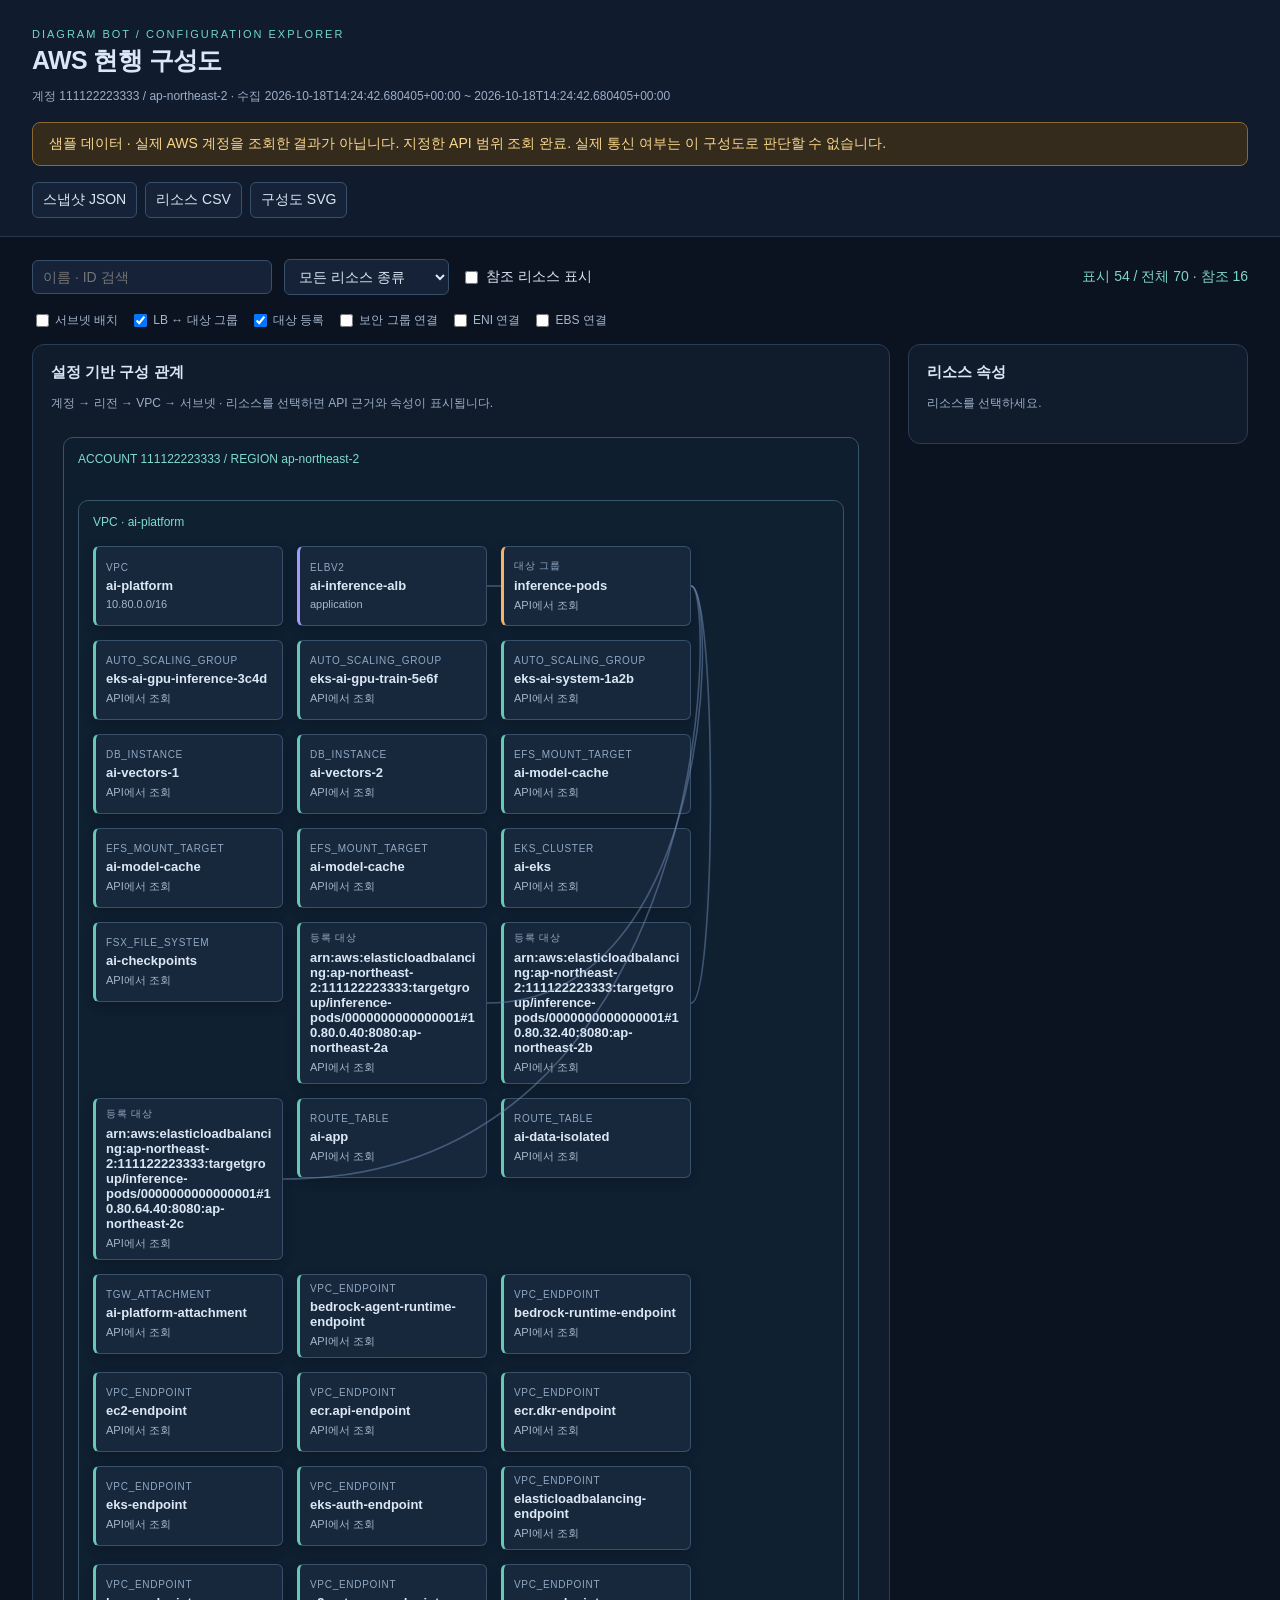
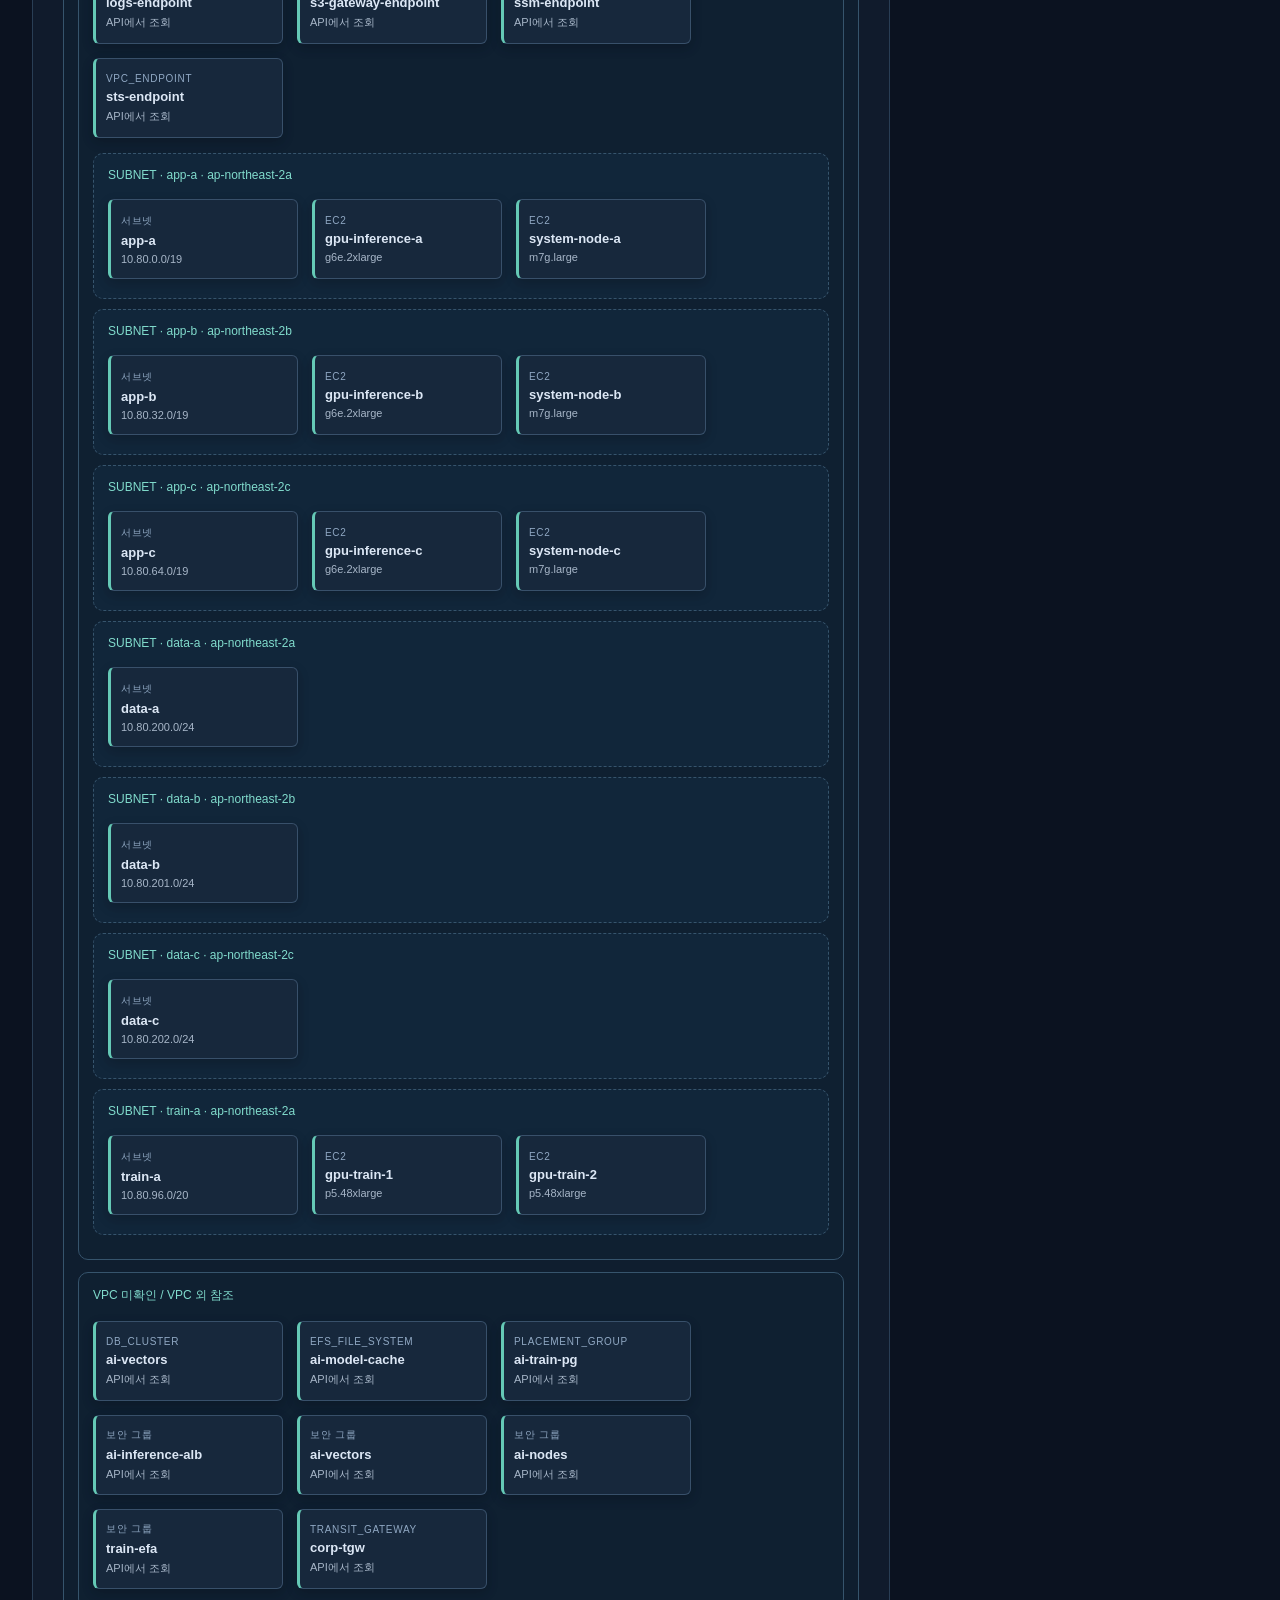
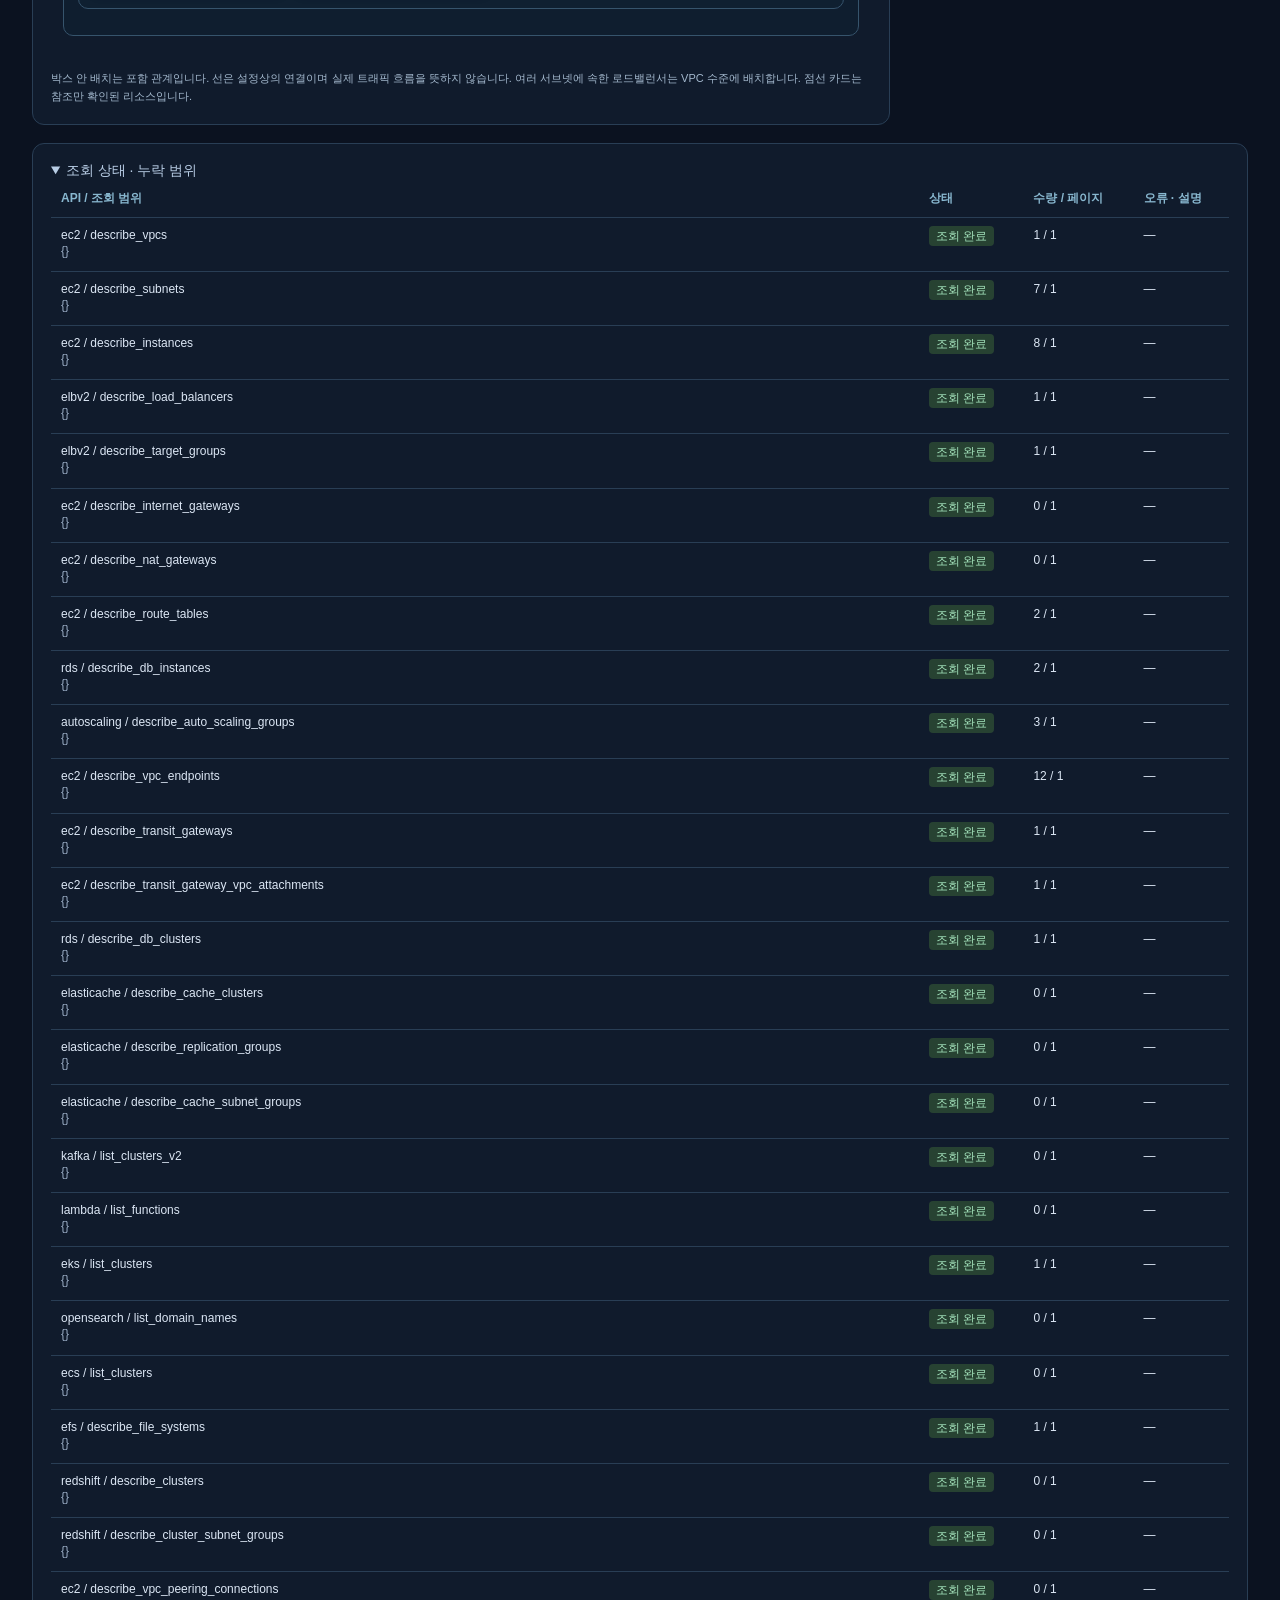
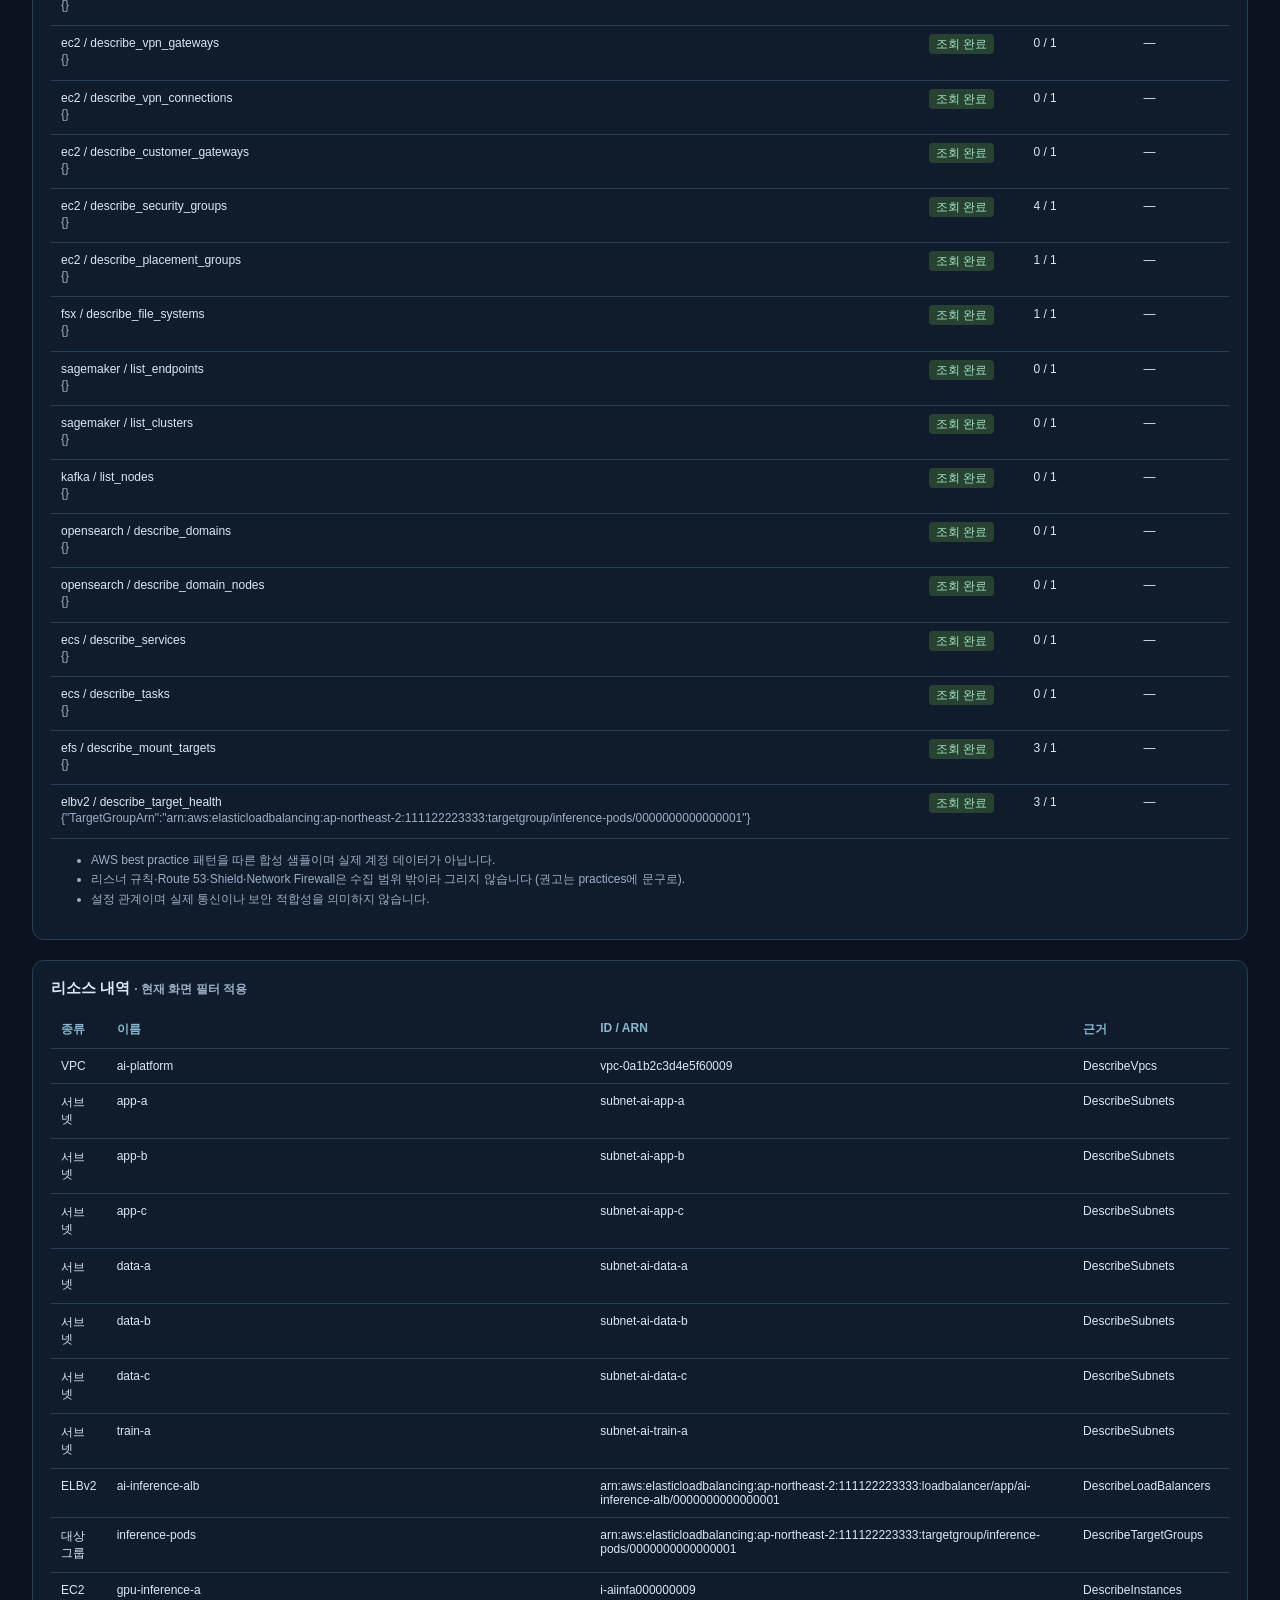
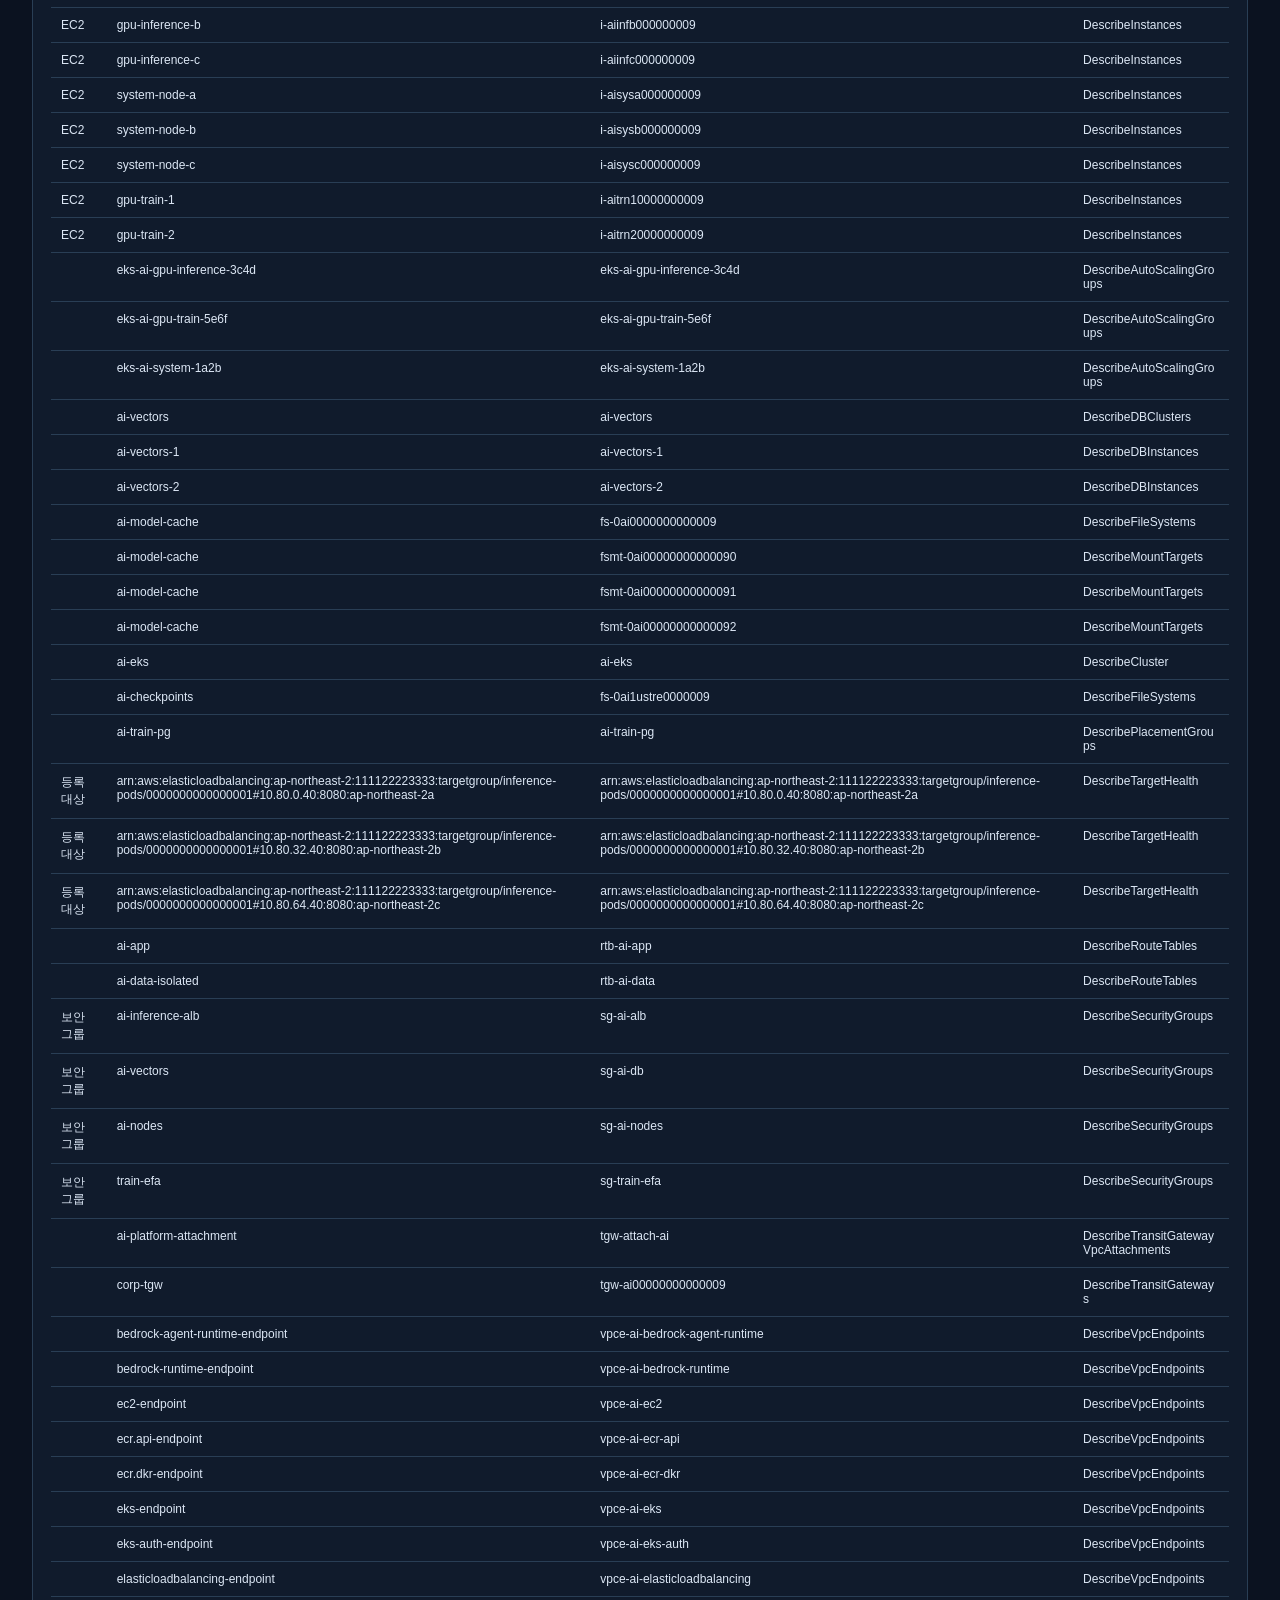
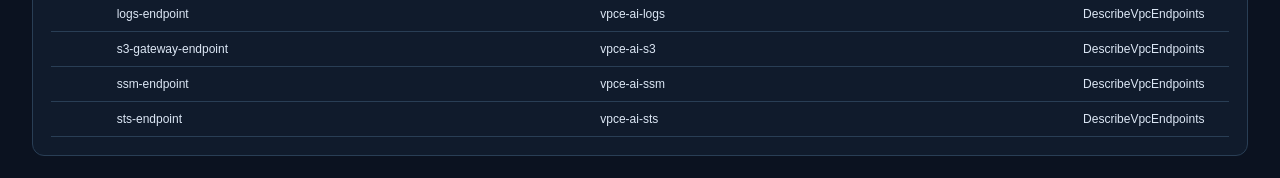
<file: examples/samples/ai-platform/index.html>
<!doctype html>
<html lang="ko">
<head>
<meta charset="utf-8"><meta name="viewport" content="width=device-width,initial-scale=1">
<title>Diagram Bot · AWS 현행 구성도</title>
<style>
:root{font-family:Inter,Pretendard,-apple-system,BlinkMacSystemFont,"Segoe UI",sans-serif;color:#dce7f5;background:#0b1220;font-size:14px}*{box-sizing:border-box}body{margin:0}header{padding:28px 32px 18px;border-bottom:1px solid #29374a;background:#101b2e}h1{font-size:25px;letter-spacing:-.6px;margin:4px 0 10px}.eyebrow{font-size:11px;letter-spacing:2px;color:#6ed9c5}.muted{color:#9cafc7;font-size:12px;line-height:1.6}#notice{margin-top:16px;padding:12px 16px;border:1px solid #8b692e;background:#352b1c;border-radius:8px;color:#f9d78d}button,input,select{font:inherit;color:inherit;background:#152238;border:1px solid #38506a;border-radius:6px;padding:8px 10px}button{cursor:pointer}button:hover{background:#263c55}button:focus-visible,input:focus-visible,select:focus-visible{outline:2px solid #6ed9c5}nav{display:flex;gap:8px;flex-wrap:wrap;margin:16px 0 0}main{padding:22px 32px}.toolbar{display:flex;gap:12px;flex-wrap:wrap;align-items:center;margin-bottom:16px}.toolbar input[type=search]{min-width:240px}.toolbar label{display:flex;align-items:center;gap:5px}.layout{display:grid;grid-template-columns:minmax(0,1fr) 340px;gap:18px}.panel{border:1px solid #293e55;background:#101b2c;border-radius:12px;padding:18px;min-width:0}.panel h2{font-size:15px;margin:0 0 12px}#canvas{position:relative;min-height:450px;overflow:auto;padding:12px}#groups{position:relative;z-index:1;min-width:560px;pointer-events:none}.group{border:1px solid #36546c;border-radius:10px;padding:14px;margin:12px 0;background:#10263855}.group-title{font-size:12px;color:#81dccd;overflow-wrap:anywhere;margin-bottom:12px}.subnet{border-style:dashed;background:#18334c55;margin:10px 0}.cards{display:flex;flex-wrap:wrap;gap:14px;align-items:start;padding:5px 0}.resource{pointer-events:auto;width:190px;min-height:80px;text-align:left;position:relative;border-left:3px solid #65c9b6;box-shadow:0 4px 12px #0003;background:#17283c;overflow-wrap:anywhere}.resource .kind{display:block;font-size:10px;color:#90a8c3;letter-spacing:.7px;text-transform:uppercase;margin-bottom:5px}.resource strong{display:block;font-size:13px}.resource small{display:block;color:#a7b6c8;margin-top:5px;font-size:11px}.resource.ref{border-style:dashed;border-left-color:#d0ad6b}.resource.selected{outline:2px solid #80e5d1;background:#234254}.resource[data-kind=load_balancer]{border-left-color:#a29bfe}.resource[data-kind=target_group]{border-left-color:#f4b366}#edges{position:absolute;top:0;left:0;z-index:2;pointer-events:none;overflow:visible}.edge{fill:none;stroke:#708bb3;stroke-width:1.6;opacity:.5}.edge.active{stroke:#7cf0d6;stroke-width:2.5;opacity:1}#detail{position:sticky;top:18px;align-self:start;max-height:85vh;overflow:auto}pre{white-space:pre-wrap;overflow-wrap:anywhere;background:#0b1422;padding:12px;border-radius:6px;font-size:11px;line-height:1.65}.relation{padding:10px 0;border-bottom:1px solid #293d51;font-size:12px;overflow-wrap:anywhere}details{margin:18px 0}summary{cursor:pointer;color:#b8cde5}table{width:100%;border-collapse:collapse;font-size:12px}th,td{text-align:left;padding:10px;border-bottom:1px solid #293e55;vertical-align:top;overflow-wrap:anywhere}th{color:#88b7cf}tbody tr{cursor:pointer}tbody tr:hover{background:#1c3047}.table-wrap{overflow:auto}.badge{padding:3px 7px;border-radius:4px;background:#274232;color:#a3e2bb}.badge.warn{background:#4c3b20;color:#f6d598}.empty{padding:30px;color:#9cafc7}#inventory{margin-top:20px}#stats{margin-left:auto;color:#80d5c4}.legend{font-size:11px;color:#a4b9ce;margin-top:10px;line-height:1.6}.relation-controls{display:flex;gap:12px;flex-wrap:wrap;margin-bottom:14px;color:#a4b9ce;font-size:12px}.relation-controls label{display:flex;align-items:center;gap:3px}@media(max-width:1000px){.layout{grid-template-columns:1fr}#detail{position:static;max-height:none}header,main{padding:20px}#stats{margin-left:0}}
</style>
</head>
<body>
<header><div class="eyebrow">DIAGRAM BOT / CONFIGURATION EXPLORER</div><h1>AWS 현행 구성도</h1><div id="scope" class="muted"></div><div id="notice" role="status"></div><nav><button id="json-download">스냅샷 JSON</button><button id="csv-download">리소스 CSV</button><button id="svg-download">구성도 SVG</button></nav></header>
<main>
<div class="toolbar"><input id="search" type="search" aria-label="리소스 검색" placeholder="이름 · ID 검색"><select id="kind" aria-label="리소스 종류"><option value="all">모든 리소스 종류</option></select><label><input id="references" type="checkbox">참조 리소스 표시</label><span id="stats"></span></div>
<div class="relation-controls" id="relation-controls"></div>
<div class="layout"><section class="panel"><h2>설정 기반 구성 관계</h2><div class="muted">계정 → 리전 → VPC → 서브넷 · 리소스를 선택하면 API 근거와 속성이 표시됩니다.</div><div id="canvas"><svg id="edges" aria-hidden="true"></svg><div id="groups"></div></div><div class="legend">박스 안 배치는 포함 관계입니다. 선은 설정상의 연결이며 실제 트래픽 흐름을 뜻하지 않습니다. 여러 서브넷에 속한 로드밸런서는 VPC 수준에 배치합니다. 점선 카드는 참조만 확인된 리소스입니다.</div></section><aside id="detail" class="panel"><h2>리소스 속성</h2><p class="muted">리소스를 선택하세요.</p></aside></div>
<details open class="panel"><summary>조회 상태 · 누락 범위</summary><div class="table-wrap"><table><thead><tr><th>API / 조회 범위</th><th>상태</th><th>수량 / 페이지</th><th>오류 · 설명</th></tr></thead><tbody id="coverage"></tbody></table></div><ul id="limitations" class="muted"></ul></details>
<section id="inventory" class="panel"><h2>리소스 내역 <span class="muted">· 현재 화면 필터 적용</span></h2><div class="table-wrap"><table><thead><tr><th>종류</th><th>이름</th><th>ID / ARN</th><th>근거</th></tr></thead><tbody id="rows"></tbody></table></div></section>
</main>
<script id="snapshot" type="application/json">{
  "schema_version": 1,
  "metadata": {
    "account_id": "111122223333",
    "region": "ap-northeast-2",
    "partition": "aws",
    "started_at": "2026-10-18T14:24:42.680405+00:00",
    "finished_at": "2026-10-18T14:24:42.680405+00:00",
    "status": "complete",
    "demo": true,
    "sample": "ai-platform",
    "sample_version": 7,
    "title": "AI 플랫폼 (사설 EKS GPU 추론·학습 · Bedrock · Aurora pgvector)",
    "practices": [
      "인터넷 경로 없는 사설 VPC: IGW·NAT 없이 Transit Gateway로 사내망·중앙 egress에 연결 (MLSEC03-BP02)",
      "Bedrock·ECR·EKS·STS·CloudWatch Logs 등은 세 AZ의 인터페이스 엔드포인트, S3는 게이트웨이 엔드포인트로 사설 호출 (GENSEC01-BP02)",
      "GPU 추론 노드 그룹(g6e)은 세 AZ에 분산하고 내부 ALB가 추론 파드 IP를 대상으로 등록, 자동 확장 (GENREL02-BP01, MLREL05-BP01)",
      "EFA 학습 노드 그룹(p5)은 의도적으로 한 AZ의 전용 /20 서브넷과 클러스터 배치 그룹에, 자기 참조 전체 허용 보안 그룹 (EFA는 AZ를 넘지 못함, HPCREL01-BP02)",
      "체크포인트·학습 데이터는 학습 노드와 같은 AZ의 FSx for Lustre PERSISTENT_2 (GENREL06-BP01, HPCREL01-BP01)",
      "학습과 추론은 노드 그룹·인스턴스 유형을 분리 (MLPERF04-BP01), 학습 노드 그룹은 0까지 축소 (GENSUS01-BP01)",
      "RAG 벡터 저장소는 VPC 안 격리 서브넷의 Aurora PostgreSQL(pgvector) writer/reader, 노드 보안 그룹만 허용 (GENSEC01-BP03)",
      "모델 캐시는 세 AZ 마운트 타깃의 EFS (EKS AI/ML Storage)",
      "도형 밖 권고: FSx for Lustre를 S3 데이터 리포지토리와 연결해 체크포인트를 S3로 내보내고 다른 AZ에서 재시작 (HPCREL01-BP02)",
      "도형 밖 권고: Bedrock 모델 호출 로깅(기본 꺼짐)·Guardrails·InvokeModel만 허용하는 엔드포인트 정책, S3는 SSE-KMS와 aws:SourceVpce (수집 범위 밖)",
      "도형 밖 권고: Karpenter·KEDA·NVIDIA/EFA device plugin은 Kubernetes 객체라 그리지 않음 (Karpenter 노드는 ASG 없는 EC2로 표시)"
    ],
    "scope": [
      "VPC",
      "Subnet",
      "EC2",
      "ELBv2",
      "TargetGroup",
      "RegisteredTarget",
      "InternetGateway",
      "NatGateway",
      "RouteTable",
      "RDS",
      "AutoScalingGroup",
      "VpcEndpoint",
      "TransitGateway",
      "EKS",
      "MSK",
      "ElastiCache",
      "Lambda",
      "OpenSearch",
      "ECS",
      "EFS",
      "Redshift",
      "VpcPeering",
      "VPN",
      "ElasticIP",
      "TransitGatewayRouteTable",
      "CloudFront",
      "WAF",
      "DirectConnect"
    ],
    "limitations": [
      "AWS best practice 패턴을 따른 합성 샘플이며 실제 계정 데이터가 아닙니다.",
      "리스너 규칙·Route 53·Shield·Network Firewall은 수집 범위 밖이라 그리지 않습니다 (권고는 practices에 문구로).",
      "설정 관계이며 실제 통신이나 보안 적합성을 의미하지 않습니다."
    ]
  },
  "coverage": [
    {
      "service": "ec2",
      "operation": "describe_vpcs",
      "status": "complete",
      "pages": 1,
      "items": 1
    },
    {
      "service": "ec2",
      "operation": "describe_subnets",
      "status": "complete",
      "pages": 1,
      "items": 7
    },
    {
      "service": "ec2",
      "operation": "describe_instances",
      "status": "complete",
      "pages": 1,
      "items": 8
    },
    {
      "service": "elbv2",
      "operation": "describe_load_balancers",
      "status": "complete",
      "pages": 1,
      "items": 1
    },
    {
      "service": "elbv2",
      "operation": "describe_target_groups",
      "status": "complete",
      "pages": 1,
      "items": 1
    },
    {
      "service": "ec2",
      "operation": "describe_internet_gateways",
      "status": "complete",
      "pages": 1,
      "items": 0
    },
    {
      "service": "ec2",
      "operation": "describe_nat_gateways",
      "status": "complete",
      "pages": 1,
      "items": 0
    },
    {
      "service": "ec2",
      "operation": "describe_route_tables",
      "status": "complete",
      "pages": 1,
      "items": 2
    },
    {
      "service": "rds",
      "operation": "describe_db_instances",
      "status": "complete",
      "pages": 1,
      "items": 2
    },
    {
      "service": "autoscaling",
      "operation": "describe_auto_scaling_groups",
      "status": "complete",
      "pages": 1,
      "items": 3
    },
    {
      "service": "ec2",
      "operation": "describe_vpc_endpoints",
      "status": "complete",
      "pages": 1,
      "items": 12
    },
    {
      "service": "ec2",
      "operation": "describe_transit_gateways",
      "status": "complete",
      "pages": 1,
      "items": 1
    },
    {
      "service": "ec2",
      "operation": "describe_transit_gateway_vpc_attachments",
      "status": "complete",
      "pages": 1,
      "items": 1
    },
    {
      "service": "rds",
      "operation": "describe_db_clusters",
      "status": "complete",
      "pages": 1,
      "items": 1
    },
    {
      "service": "elasticache",
      "operation": "describe_cache_clusters",
      "status": "complete",
      "pages": 1,
      "items": 0
    },
    {
      "service": "elasticache",
      "operation": "describe_replication_groups",
      "status": "complete",
      "pages": 1,
      "items": 0
    },
    {
      "service": "elasticache",
      "operation": "describe_cache_subnet_groups",
      "status": "complete",
      "pages": 1,
      "items": 0
    },
    {
      "service": "kafka",
      "operation": "list_clusters_v2",
      "status": "complete",
      "pages": 1,
      "items": 0
    },
    {
      "service": "lambda",
      "operation": "list_functions",
      "status": "complete",
      "pages": 1,
      "items": 0
    },
    {
      "service": "eks",
      "operation": "list_clusters",
      "status": "complete",
      "pages": 1,
      "items": 1
    },
    {
      "service": "opensearch",
      "operation": "list_domain_names",
      "status": "complete",
      "pages": 1,
      "items": 0
    },
    {
      "service": "ecs",
      "operation": "list_clusters",
      "status": "complete",
      "pages": 1,
      "items": 0
    },
    {
      "service": "efs",
      "operation": "describe_file_systems",
      "status": "complete",
      "pages": 1,
      "items": 1
    },
    {
      "service": "redshift",
      "operation": "describe_clusters",
      "status": "complete",
      "pages": 1,
      "items": 0
    },
    {
      "service": "redshift",
      "operation": "describe_cluster_subnet_groups",
      "status": "complete",
      "pages": 1,
      "items": 0
    },
    {
      "service": "ec2",
      "operation": "describe_vpc_peering_connections",
      "status": "complete",
      "pages": 1,
      "items": 0
    },
    {
      "service": "ec2",
      "operation": "describe_vpn_gateways",
      "status": "complete",
      "pages": 1,
      "items": 0
    },
    {
      "service": "ec2",
      "operation": "describe_vpn_connections",
      "status": "complete",
      "pages": 1,
      "items": 0
    },
    {
      "service": "ec2",
      "operation": "describe_customer_gateways",
      "status": "complete",
      "pages": 1,
      "items": 0
    },
    {
      "service": "ec2",
      "operation": "describe_security_groups",
      "status": "complete",
      "pages": 1,
      "items": 4
    },
    {
      "service": "ec2",
      "operation": "describe_placement_groups",
      "status": "complete",
      "pages": 1,
      "items": 1
    },
    {
      "service": "fsx",
      "operation": "describe_file_systems",
      "status": "complete",
      "pages": 1,
      "items": 1
    },
    {
      "service": "sagemaker",
      "operation": "list_endpoints",
      "status": "complete",
      "pages": 1,
      "items": 0
    },
    {
      "service": "sagemaker",
      "operation": "list_clusters",
      "status": "complete",
      "pages": 1,
      "items": 0
    },
    {
      "service": "kafka",
      "operation": "list_nodes",
      "status": "complete",
      "pages": 1,
      "items": 0
    },
    {
      "service": "opensearch",
      "operation": "describe_domains",
      "status": "complete",
      "pages": 1,
      "items": 0
    },
    {
      "service": "opensearch",
      "operation": "describe_domain_nodes",
      "status": "complete",
      "pages": 1,
      "items": 0
    },
    {
      "service": "ecs",
      "operation": "describe_services",
      "status": "complete",
      "pages": 1,
      "items": 0
    },
    {
      "service": "ecs",
      "operation": "describe_tasks",
      "status": "complete",
      "pages": 1,
      "items": 0
    },
    {
      "service": "efs",
      "operation": "describe_mount_targets",
      "status": "complete",
      "pages": 1,
      "items": 3
    },
    {
      "service": "elbv2",
      "operation": "describe_target_health",
      "parameters": {
        "TargetGroupArn": "arn:aws:elasticloadbalancing:ap-northeast-2:111122223333:targetgroup/inference-pods/0000000000000001"
      },
      "status": "complete",
      "pages": 1,
      "items": 3
    }
  ],
  "raw": {
    "vpcs": [
      {
        "VpcId": "vpc-0a1b2c3d4e5f60009",
        "CidrBlock": "10.80.0.0/16",
        "Tags": [
          {
            "Key": "Name",
            "Value": "ai-platform"
          },
          {
            "Key": "Environment",
            "Value": "production"
          }
        ]
      }
    ],
    "subnets": [
      {
        "SubnetId": "subnet-ai-app-a",
        "VpcId": "vpc-0a1b2c3d4e5f60009",
        "AvailabilityZone": "ap-northeast-2a",
        "CidrBlock": "10.80.0.0/19",
        "MapPublicIpOnLaunch": false,
        "Tags": [
          {
            "Key": "Name",
            "Value": "app-a"
          },
          {
            "Key": "Tier",
            "Value": "app"
          }
        ],
        "AvailableIpAddressCount": 8185
      },
      {
        "SubnetId": "subnet-ai-app-b",
        "VpcId": "vpc-0a1b2c3d4e5f60009",
        "AvailabilityZone": "ap-northeast-2b",
        "CidrBlock": "10.80.32.0/19",
        "MapPublicIpOnLaunch": false,
        "Tags": [
          {
            "Key": "Name",
            "Value": "app-b"
          },
          {
            "Key": "Tier",
            "Value": "app"
          }
        ],
        "AvailableIpAddressCount": 8185
      },
      {
        "SubnetId": "subnet-ai-app-c",
        "VpcId": "vpc-0a1b2c3d4e5f60009",
        "AvailabilityZone": "ap-northeast-2c",
        "CidrBlock": "10.80.64.0/19",
        "MapPublicIpOnLaunch": false,
        "Tags": [
          {
            "Key": "Name",
            "Value": "app-c"
          },
          {
            "Key": "Tier",
            "Value": "app"
          }
        ],
        "AvailableIpAddressCount": 8185
      },
      {
        "SubnetId": "subnet-ai-train-a",
        "VpcId": "vpc-0a1b2c3d4e5f60009",
        "AvailabilityZone": "ap-northeast-2a",
        "CidrBlock": "10.80.96.0/20",
        "MapPublicIpOnLaunch": false,
        "Tags": [
          {
            "Key": "Name",
            "Value": "train-a"
          },
          {
            "Key": "Tier",
            "Value": "app"
          }
        ],
        "AvailableIpAddressCount": 4089
      },
      {
        "SubnetId": "subnet-ai-data-a",
        "VpcId": "vpc-0a1b2c3d4e5f60009",
        "AvailabilityZone": "ap-northeast-2a",
        "CidrBlock": "10.80.200.0/24",
        "MapPublicIpOnLaunch": false,
        "Tags": [
          {
            "Key": "Name",
            "Value": "data-a"
          },
          {
            "Key": "Tier",
            "Value": "data"
          }
        ],
        "AvailableIpAddressCount": 251
      },
      {
        "SubnetId": "subnet-ai-data-b",
        "VpcId": "vpc-0a1b2c3d4e5f60009",
        "AvailabilityZone": "ap-northeast-2b",
        "CidrBlock": "10.80.201.0/24",
        "MapPublicIpOnLaunch": false,
        "Tags": [
          {
            "Key": "Name",
            "Value": "data-b"
          },
          {
            "Key": "Tier",
            "Value": "data"
          }
        ],
        "AvailableIpAddressCount": 251
      },
      {
        "SubnetId": "subnet-ai-data-c",
        "VpcId": "vpc-0a1b2c3d4e5f60009",
        "AvailabilityZone": "ap-northeast-2c",
        "CidrBlock": "10.80.202.0/24",
        "MapPublicIpOnLaunch": false,
        "Tags": [
          {
            "Key": "Name",
            "Value": "data-c"
          },
          {
            "Key": "Tier",
            "Value": "data"
          }
        ],
        "AvailableIpAddressCount": 251
      }
    ],
    "instances": [
      {
        "InstanceId": "i-aisysa000000009",
        "VpcId": "vpc-0a1b2c3d4e5f60009",
        "SubnetId": "subnet-ai-app-a",
        "InstanceType": "m7g.large",
        "State": {
          "Name": "running"
        },
        "PrivateIpAddress": "10.80.0.10",
        "Placement": {
          "AvailabilityZone": "ap-northeast-2a"
        },
        "MetadataOptions": {
          "HttpTokens": "required"
        },
        "Tags": [
          {
            "Key": "Name",
            "Value": "system-node-a"
          },
          {
            "Key": "eks:cluster-name",
            "Value": "ai-eks"
          },
          {
            "Key": "eks:nodegroup-name",
            "Value": "system"
          }
        ],
        "SecurityGroups": [
          {
            "GroupId": "sg-ai-nodes"
          }
        ],
        "NetworkInterfaces": [
          {
            "NetworkInterfaceId": "eni-aisysa000000009",
            "InterfaceType": "interface"
          }
        ],
        "BlockDeviceMappings": [
          {
            "Ebs": {
              "VolumeId": "vol-aisysa000000009"
            }
          }
        ]
      },
      {
        "InstanceId": "i-aisysb000000009",
        "VpcId": "vpc-0a1b2c3d4e5f60009",
        "SubnetId": "subnet-ai-app-b",
        "InstanceType": "m7g.large",
        "State": {
          "Name": "running"
        },
        "PrivateIpAddress": "10.80.32.10",
        "Placement": {
          "AvailabilityZone": "ap-northeast-2b"
        },
        "MetadataOptions": {
          "HttpTokens": "required"
        },
        "Tags": [
          {
            "Key": "Name",
            "Value": "system-node-b"
          },
          {
            "Key": "eks:cluster-name",
            "Value": "ai-eks"
          },
          {
            "Key": "eks:nodegroup-name",
            "Value": "system"
          }
        ],
        "SecurityGroups": [
          {
            "GroupId": "sg-ai-nodes"
          }
        ],
        "NetworkInterfaces": [
          {
            "NetworkInterfaceId": "eni-aisysb000000009",
            "InterfaceType": "interface"
          }
        ],
        "BlockDeviceMappings": [
          {
            "Ebs": {
              "VolumeId": "vol-aisysb000000009"
            }
          }
        ]
      },
      {
        "InstanceId": "i-aisysc000000009",
        "VpcId": "vpc-0a1b2c3d4e5f60009",
        "SubnetId": "subnet-ai-app-c",
        "InstanceType": "m7g.large",
        "State": {
          "Name": "running"
        },
        "PrivateIpAddress": "10.80.64.10",
        "Placement": {
          "AvailabilityZone": "ap-northeast-2c"
        },
        "MetadataOptions": {
          "HttpTokens": "required"
        },
        "Tags": [
          {
            "Key": "Name",
            "Value": "system-node-c"
          },
          {
            "Key": "eks:cluster-name",
            "Value": "ai-eks"
          },
          {
            "Key": "eks:nodegroup-name",
            "Value": "system"
          }
        ],
        "SecurityGroups": [
          {
            "GroupId": "sg-ai-nodes"
          }
        ],
        "NetworkInterfaces": [
          {
            "NetworkInterfaceId": "eni-aisysc000000009",
            "InterfaceType": "interface"
          }
        ],
        "BlockDeviceMappings": [
          {
            "Ebs": {
              "VolumeId": "vol-aisysc000000009"
            }
          }
        ]
      },
      {
        "InstanceId": "i-aiinfa000000009",
        "VpcId": "vpc-0a1b2c3d4e5f60009",
        "SubnetId": "subnet-ai-app-a",
        "InstanceType": "g6e.2xlarge",
        "State": {
          "Name": "running"
        },
        "PrivateIpAddress": "10.80.0.11",
        "Placement": {
          "AvailabilityZone": "ap-northeast-2a"
        },
        "MetadataOptions": {
          "HttpTokens": "required"
        },
        "Tags": [
          {
            "Key": "Name",
            "Value": "gpu-inference-a"
          },
          {
            "Key": "eks:cluster-name",
            "Value": "ai-eks"
          },
          {
            "Key": "eks:nodegroup-name",
            "Value": "gpu-inference"
          }
        ],
        "SecurityGroups": [
          {
            "GroupId": "sg-ai-nodes"
          }
        ],
        "NetworkInterfaces": [
          {
            "NetworkInterfaceId": "eni-aiinfa000000009",
            "InterfaceType": "interface"
          }
        ],
        "BlockDeviceMappings": [
          {
            "Ebs": {
              "VolumeId": "vol-aiinfa000000009"
            }
          }
        ]
      },
      {
        "InstanceId": "i-aiinfb000000009",
        "VpcId": "vpc-0a1b2c3d4e5f60009",
        "SubnetId": "subnet-ai-app-b",
        "InstanceType": "g6e.2xlarge",
        "State": {
          "Name": "running"
        },
        "PrivateIpAddress": "10.80.32.11",
        "Placement": {
          "AvailabilityZone": "ap-northeast-2b"
        },
        "MetadataOptions": {
          "HttpTokens": "required"
        },
        "Tags": [
          {
            "Key": "Name",
            "Value": "gpu-inference-b"
          },
          {
            "Key": "eks:cluster-name",
            "Value": "ai-eks"
          },
          {
            "Key": "eks:nodegroup-name",
            "Value": "gpu-inference"
          }
        ],
        "SecurityGroups": [
          {
            "GroupId": "sg-ai-nodes"
          }
        ],
        "NetworkInterfaces": [
          {
            "NetworkInterfaceId": "eni-aiinfb000000009",
            "InterfaceType": "interface"
          }
        ],
        "BlockDeviceMappings": [
          {
            "Ebs": {
              "VolumeId": "vol-aiinfb000000009"
            }
          }
        ]
      },
      {
        "InstanceId": "i-aiinfc000000009",
        "VpcId": "vpc-0a1b2c3d4e5f60009",
        "SubnetId": "subnet-ai-app-c",
        "InstanceType": "g6e.2xlarge",
        "State": {
          "Name": "running"
        },
        "PrivateIpAddress": "10.80.64.11",
        "Placement": {
          "AvailabilityZone": "ap-northeast-2c"
        },
        "MetadataOptions": {
          "HttpTokens": "required"
        },
        "Tags": [
          {
            "Key": "Name",
            "Value": "gpu-inference-c"
          },
          {
            "Key": "eks:cluster-name",
            "Value": "ai-eks"
          },
          {
            "Key": "eks:nodegroup-name",
            "Value": "gpu-inference"
          }
        ],
        "SecurityGroups": [
          {
            "GroupId": "sg-ai-nodes"
          }
        ],
        "NetworkInterfaces": [
          {
            "NetworkInterfaceId": "eni-aiinfc000000009",
            "InterfaceType": "interface"
          }
        ],
        "BlockDeviceMappings": [
          {
            "Ebs": {
              "VolumeId": "vol-aiinfc000000009"
            }
          }
        ]
      },
      {
        "InstanceId": "i-aitrn10000000009",
        "VpcId": "vpc-0a1b2c3d4e5f60009",
        "SubnetId": "subnet-ai-train-a",
        "InstanceType": "p5.48xlarge",
        "State": {
          "Name": "running"
        },
        "PrivateIpAddress": "10.80.96.10",
        "Placement": {
          "AvailabilityZone": "ap-northeast-2a",
          "GroupName": "ai-train-pg"
        },
        "MetadataOptions": {
          "HttpTokens": "required"
        },
        "Tags": [
          {
            "Key": "Name",
            "Value": "gpu-train-1"
          },
          {
            "Key": "eks:cluster-name",
            "Value": "ai-eks"
          },
          {
            "Key": "eks:nodegroup-name",
            "Value": "gpu-train"
          }
        ],
        "SecurityGroups": [
          {
            "GroupId": "sg-train-efa"
          }
        ],
        "NetworkInterfaces": [
          {
            "NetworkInterfaceId": "eni-aitrn10000000009",
            "InterfaceType": "efa"
          }
        ],
        "BlockDeviceMappings": [
          {
            "Ebs": {
              "VolumeId": "vol-aitrn10000000009"
            }
          }
        ]
      },
      {
        "InstanceId": "i-aitrn20000000009",
        "VpcId": "vpc-0a1b2c3d4e5f60009",
        "SubnetId": "subnet-ai-train-a",
        "InstanceType": "p5.48xlarge",
        "State": {
          "Name": "running"
        },
        "PrivateIpAddress": "10.80.96.11",
        "Placement": {
          "AvailabilityZone": "ap-northeast-2a",
          "GroupName": "ai-train-pg"
        },
        "MetadataOptions": {
          "HttpTokens": "required"
        },
        "Tags": [
          {
            "Key": "Name",
            "Value": "gpu-train-2"
          },
          {
            "Key": "eks:cluster-name",
            "Value": "ai-eks"
          },
          {
            "Key": "eks:nodegroup-name",
            "Value": "gpu-train"
          }
        ],
        "SecurityGroups": [
          {
            "GroupId": "sg-train-efa"
          }
        ],
        "NetworkInterfaces": [
          {
            "NetworkInterfaceId": "eni-aitrn20000000009",
            "InterfaceType": "efa"
          }
        ],
        "BlockDeviceMappings": [
          {
            "Ebs": {
              "VolumeId": "vol-aitrn20000000009"
            }
          }
        ]
      }
    ],
    "load_balancers": [
      {
        "LoadBalancerArn": "arn:aws:elasticloadbalancing:ap-northeast-2:111122223333:loadbalancer/app/ai-inference-alb/0000000000000001",
        "LoadBalancerName": "ai-inference-alb",
        "Type": "application",
        "VpcId": "vpc-0a1b2c3d4e5f60009",
        "Scheme": "internal",
        "AvailabilityZones": [
          {
            "ZoneName": "ap-northeast-2a",
            "SubnetId": "subnet-ai-app-a"
          },
          {
            "ZoneName": "ap-northeast-2b",
            "SubnetId": "subnet-ai-app-b"
          },
          {
            "ZoneName": "ap-northeast-2c",
            "SubnetId": "subnet-ai-app-c"
          }
        ],
        "SecurityGroups": [
          "sg-ai-alb"
        ]
      }
    ],
    "target_groups": [
      {
        "TargetGroupArn": "arn:aws:elasticloadbalancing:ap-northeast-2:111122223333:targetgroup/inference-pods/0000000000000001",
        "TargetGroupName": "inference-pods",
        "VpcId": "vpc-0a1b2c3d4e5f60009",
        "TargetType": "ip",
        "Protocol": "HTTP",
        "Port": 8080,
        "HealthCheckPath": "/healthz",
        "LoadBalancerArns": [
          "arn:aws:elasticloadbalancing:ap-northeast-2:111122223333:loadbalancer/app/ai-inference-alb/0000000000000001"
        ]
      }
    ],
    "internet_gateways": [],
    "nat_gateways": [],
    "route_tables": [
      {
        "RouteTableId": "rtb-ai-app",
        "VpcId": "vpc-0a1b2c3d4e5f60009",
        "Routes": [
          {
            "DestinationCidrBlock": "10.80.0.0/16",
            "GatewayId": "local",
            "State": "active"
          },
          {
            "DestinationCidrBlock": "0.0.0.0/0",
            "TransitGatewayId": "tgw-ai00000000000009",
            "State": "active"
          },
          {
            "DestinationPrefixListId": "pl-s3",
            "GatewayId": "vpce-ai-s3",
            "State": "active"
          }
        ],
        "Associations": [
          {
            "RouteTableAssociationId": "rtbassoc-ai-app-0",
            "SubnetId": "subnet-ai-app-a"
          },
          {
            "RouteTableAssociationId": "rtbassoc-ai-app-1",
            "SubnetId": "subnet-ai-app-b"
          },
          {
            "RouteTableAssociationId": "rtbassoc-ai-app-2",
            "SubnetId": "subnet-ai-app-c"
          },
          {
            "RouteTableAssociationId": "rtbassoc-ai-app-3",
            "SubnetId": "subnet-ai-train-a"
          }
        ],
        "Tags": [
          {
            "Key": "Name",
            "Value": "ai-app"
          }
        ]
      },
      {
        "RouteTableId": "rtb-ai-data",
        "VpcId": "vpc-0a1b2c3d4e5f60009",
        "Routes": [
          {
            "DestinationCidrBlock": "10.80.0.0/16",
            "GatewayId": "local",
            "State": "active"
          },
          {
            "DestinationPrefixListId": "pl-s3",
            "GatewayId": "vpce-ai-s3",
            "State": "active"
          }
        ],
        "Associations": [
          {
            "RouteTableAssociationId": "rtbassoc-ai-data-0",
            "SubnetId": "subnet-ai-data-a"
          },
          {
            "RouteTableAssociationId": "rtbassoc-ai-data-1",
            "SubnetId": "subnet-ai-data-b"
          },
          {
            "RouteTableAssociationId": "rtbassoc-ai-data-2",
            "SubnetId": "subnet-ai-data-c"
          },
          {
            "RouteTableAssociationId": "rtbassoc-ai-data-main",
            "Main": true
          }
        ],
        "Tags": [
          {
            "Key": "Name",
            "Value": "ai-data-isolated"
          }
        ]
      }
    ],
    "db_instances": [
      {
        "DBInstanceIdentifier": "ai-vectors-1",
        "DBClusterIdentifier": "ai-vectors",
        "Engine": "aurora-postgresql",
        "DBInstanceClass": "db.r6g.large",
        "AvailabilityZone": "ap-northeast-2a",
        "MultiAZ": false,
        "PubliclyAccessible": false,
        "StorageEncrypted": true,
        "DBSubnetGroup": {
          "DBSubnetGroupName": "ai-vectors-subnets",
          "VpcId": "vpc-0a1b2c3d4e5f60009",
          "Subnets": [
            {
              "SubnetIdentifier": "subnet-ai-data-a",
              "SubnetAvailabilityZone": {
                "Name": "ap-northeast-2a"
              }
            },
            {
              "SubnetIdentifier": "subnet-ai-data-b",
              "SubnetAvailabilityZone": {
                "Name": "ap-northeast-2b"
              }
            },
            {
              "SubnetIdentifier": "subnet-ai-data-c",
              "SubnetAvailabilityZone": {
                "Name": "ap-northeast-2c"
              }
            }
          ]
        }
      },
      {
        "DBInstanceIdentifier": "ai-vectors-2",
        "DBClusterIdentifier": "ai-vectors",
        "Engine": "aurora-postgresql",
        "DBInstanceClass": "db.r6g.large",
        "AvailabilityZone": "ap-northeast-2b",
        "MultiAZ": false,
        "PubliclyAccessible": false,
        "StorageEncrypted": true,
        "DBSubnetGroup": {
          "DBSubnetGroupName": "ai-vectors-subnets",
          "VpcId": "vpc-0a1b2c3d4e5f60009",
          "Subnets": [
            {
              "SubnetIdentifier": "subnet-ai-data-a",
              "SubnetAvailabilityZone": {
                "Name": "ap-northeast-2a"
              }
            },
            {
              "SubnetIdentifier": "subnet-ai-data-b",
              "SubnetAvailabilityZone": {
                "Name": "ap-northeast-2b"
              }
            },
            {
              "SubnetIdentifier": "subnet-ai-data-c",
              "SubnetAvailabilityZone": {
                "Name": "ap-northeast-2c"
              }
            }
          ]
        }
      }
    ],
    "auto_scaling_groups": [
      {
        "AutoScalingGroupName": "eks-ai-system-1a2b",
        "MinSize": 3,
        "MaxSize": 6,
        "DesiredCapacity": 3,
        "VPCZoneIdentifier": "subnet-ai-app-a,subnet-ai-app-b,subnet-ai-app-c",
        "TargetGroupARNs": [],
        "HealthCheckType": "ELB",
        "Instances": [
          {
            "InstanceId": "i-aisysa000000009",
            "AvailabilityZone": "ap-northeast-2a",
            "LifecycleState": "InService"
          },
          {
            "InstanceId": "i-aisysb000000009",
            "AvailabilityZone": "ap-northeast-2b",
            "LifecycleState": "InService"
          },
          {
            "InstanceId": "i-aisysc000000009",
            "AvailabilityZone": "ap-northeast-2c",
            "LifecycleState": "InService"
          }
        ]
      },
      {
        "AutoScalingGroupName": "eks-ai-gpu-inference-3c4d",
        "MinSize": 3,
        "MaxSize": 12,
        "DesiredCapacity": 3,
        "VPCZoneIdentifier": "subnet-ai-app-a,subnet-ai-app-b,subnet-ai-app-c",
        "TargetGroupARNs": [],
        "HealthCheckType": "ELB",
        "Instances": [
          {
            "InstanceId": "i-aiinfa000000009",
            "AvailabilityZone": "ap-northeast-2a",
            "LifecycleState": "InService"
          },
          {
            "InstanceId": "i-aiinfb000000009",
            "AvailabilityZone": "ap-northeast-2b",
            "LifecycleState": "InService"
          },
          {
            "InstanceId": "i-aiinfc000000009",
            "AvailabilityZone": "ap-northeast-2c",
            "LifecycleState": "InService"
          }
        ]
      },
      {
        "AutoScalingGroupName": "eks-ai-gpu-train-5e6f",
        "MinSize": 0,
        "MaxSize": 8,
        "DesiredCapacity": 2,
        "VPCZoneIdentifier": "subnet-ai-train-a",
        "TargetGroupARNs": [],
        "HealthCheckType": "ELB",
        "Instances": [
          {
            "InstanceId": "i-aitrn10000000009",
            "AvailabilityZone": "ap-northeast-2a",
            "LifecycleState": "InService"
          },
          {
            "InstanceId": "i-aitrn20000000009",
            "AvailabilityZone": "ap-northeast-2a",
            "LifecycleState": "InService"
          }
        ]
      }
    ],
    "vpc_endpoints": [
      {
        "VpcEndpointId": "vpce-ai-s3",
        "VpcId": "vpc-0a1b2c3d4e5f60009",
        "VpcEndpointType": "Gateway",
        "State": "available",
        "ServiceName": "com.amazonaws.ap-northeast-2.s3",
        "RouteTableIds": [
          "rtb-ai-app",
          "rtb-ai-data"
        ],
        "Tags": [
          {
            "Key": "Name",
            "Value": "s3-gateway-endpoint"
          }
        ]
      },
      {
        "VpcEndpointId": "vpce-ai-bedrock-runtime",
        "VpcId": "vpc-0a1b2c3d4e5f60009",
        "VpcEndpointType": "Interface",
        "State": "available",
        "ServiceName": "com.amazonaws.ap-northeast-2.bedrock-runtime",
        "SubnetIds": [
          "subnet-ai-app-a",
          "subnet-ai-app-b",
          "subnet-ai-app-c"
        ],
        "PrivateDnsEnabled": true,
        "Tags": [
          {
            "Key": "Name",
            "Value": "bedrock-runtime-endpoint"
          }
        ]
      },
      {
        "VpcEndpointId": "vpce-ai-bedrock-agent-runtime",
        "VpcId": "vpc-0a1b2c3d4e5f60009",
        "VpcEndpointType": "Interface",
        "State": "available",
        "ServiceName": "com.amazonaws.ap-northeast-2.bedrock-agent-runtime",
        "SubnetIds": [
          "subnet-ai-app-a",
          "subnet-ai-app-b",
          "subnet-ai-app-c"
        ],
        "PrivateDnsEnabled": true,
        "Tags": [
          {
            "Key": "Name",
            "Value": "bedrock-agent-runtime-endpoint"
          }
        ]
      },
      {
        "VpcEndpointId": "vpce-ai-ecr-api",
        "VpcId": "vpc-0a1b2c3d4e5f60009",
        "VpcEndpointType": "Interface",
        "State": "available",
        "ServiceName": "com.amazonaws.ap-northeast-2.ecr.api",
        "SubnetIds": [
          "subnet-ai-app-a",
          "subnet-ai-app-b",
          "subnet-ai-app-c"
        ],
        "PrivateDnsEnabled": true,
        "Tags": [
          {
            "Key": "Name",
            "Value": "ecr.api-endpoint"
          }
        ]
      },
      {
        "VpcEndpointId": "vpce-ai-ecr-dkr",
        "VpcId": "vpc-0a1b2c3d4e5f60009",
        "VpcEndpointType": "Interface",
        "State": "available",
        "ServiceName": "com.amazonaws.ap-northeast-2.ecr.dkr",
        "SubnetIds": [
          "subnet-ai-app-a",
          "subnet-ai-app-b",
          "subnet-ai-app-c"
        ],
        "PrivateDnsEnabled": true,
        "Tags": [
          {
            "Key": "Name",
            "Value": "ecr.dkr-endpoint"
          }
        ]
      },
      {
        "VpcEndpointId": "vpce-ai-sts",
        "VpcId": "vpc-0a1b2c3d4e5f60009",
        "VpcEndpointType": "Interface",
        "State": "available",
        "ServiceName": "com.amazonaws.ap-northeast-2.sts",
        "SubnetIds": [
          "subnet-ai-app-a",
          "subnet-ai-app-b",
          "subnet-ai-app-c"
        ],
        "PrivateDnsEnabled": true,
        "Tags": [
          {
            "Key": "Name",
            "Value": "sts-endpoint"
          }
        ]
      },
      {
        "VpcEndpointId": "vpce-ai-eks",
        "VpcId": "vpc-0a1b2c3d4e5f60009",
        "VpcEndpointType": "Interface",
        "State": "available",
        "ServiceName": "com.amazonaws.ap-northeast-2.eks",
        "SubnetIds": [
          "subnet-ai-app-a",
          "subnet-ai-app-b",
          "subnet-ai-app-c"
        ],
        "PrivateDnsEnabled": true,
        "Tags": [
          {
            "Key": "Name",
            "Value": "eks-endpoint"
          }
        ]
      },
      {
        "VpcEndpointId": "vpce-ai-eks-auth",
        "VpcId": "vpc-0a1b2c3d4e5f60009",
        "VpcEndpointType": "Interface",
        "State": "available",
        "ServiceName": "com.amazonaws.ap-northeast-2.eks-auth",
        "SubnetIds": [
          "subnet-ai-app-a",
          "subnet-ai-app-b",
          "subnet-ai-app-c"
        ],
        "PrivateDnsEnabled": true,
        "Tags": [
          {
            "Key": "Name",
            "Value": "eks-auth-endpoint"
          }
        ]
      },
      {
        "VpcEndpointId": "vpce-ai-ec2",
        "VpcId": "vpc-0a1b2c3d4e5f60009",
        "VpcEndpointType": "Interface",
        "State": "available",
        "ServiceName": "com.amazonaws.ap-northeast-2.ec2",
        "SubnetIds": [
          "subnet-ai-app-a",
          "subnet-ai-app-b",
          "subnet-ai-app-c"
        ],
        "PrivateDnsEnabled": true,
        "Tags": [
          {
            "Key": "Name",
            "Value": "ec2-endpoint"
          }
        ]
      },
      {
        "VpcEndpointId": "vpce-ai-elasticloadbalancing",
        "VpcId": "vpc-0a1b2c3d4e5f60009",
        "VpcEndpointType": "Interface",
        "State": "available",
        "ServiceName": "com.amazonaws.ap-northeast-2.elasticloadbalancing",
        "SubnetIds": [
          "subnet-ai-app-a",
          "subnet-ai-app-b",
          "subnet-ai-app-c"
        ],
        "PrivateDnsEnabled": true,
        "Tags": [
          {
            "Key": "Name",
            "Value": "elasticloadbalancing-endpoint"
          }
        ]
      },
      {
        "VpcEndpointId": "vpce-ai-logs",
        "VpcId": "vpc-0a1b2c3d4e5f60009",
        "VpcEndpointType": "Interface",
        "State": "available",
        "ServiceName": "com.amazonaws.ap-northeast-2.logs",
        "SubnetIds": [
          "subnet-ai-app-a",
          "subnet-ai-app-b",
          "subnet-ai-app-c"
        ],
        "PrivateDnsEnabled": true,
        "Tags": [
          {
            "Key": "Name",
            "Value": "logs-endpoint"
          }
        ]
      },
      {
        "VpcEndpointId": "vpce-ai-ssm",
        "VpcId": "vpc-0a1b2c3d4e5f60009",
        "VpcEndpointType": "Interface",
        "State": "available",
        "ServiceName": "com.amazonaws.ap-northeast-2.ssm",
        "SubnetIds": [
          "subnet-ai-app-a",
          "subnet-ai-app-b",
          "subnet-ai-app-c"
        ],
        "PrivateDnsEnabled": true,
        "Tags": [
          {
            "Key": "Name",
            "Value": "ssm-endpoint"
          }
        ]
      }
    ],
    "transit_gateways": [
      {
        "TransitGatewayId": "tgw-ai00000000000009",
        "State": "available",
        "OwnerId": "111122223333",
        "Tags": [
          {
            "Key": "Name",
            "Value": "corp-tgw"
          }
        ]
      }
    ],
    "transit_gateway_attachments": [
      {
        "TransitGatewayAttachmentId": "tgw-attach-ai",
        "TransitGatewayId": "tgw-ai00000000000009",
        "VpcId": "vpc-0a1b2c3d4e5f60009",
        "SubnetIds": [
          "subnet-ai-app-a",
          "subnet-ai-app-b",
          "subnet-ai-app-c"
        ],
        "State": "available",
        "Tags": [
          {
            "Key": "Name",
            "Value": "ai-platform-attachment"
          }
        ]
      }
    ],
    "db_clusters": [
      {
        "DBClusterIdentifier": "ai-vectors",
        "Engine": "aurora-postgresql",
        "MultiAZ": true,
        "StorageEncrypted": true,
        "DBClusterMembers": [
          {
            "DBInstanceIdentifier": "ai-vectors-1",
            "IsClusterWriter": true
          },
          {
            "DBInstanceIdentifier": "ai-vectors-2",
            "IsClusterWriter": false
          }
        ]
      }
    ],
    "cache_clusters": [],
    "replication_groups": [],
    "cache_subnet_groups": [],
    "msk_clusters": [],
    "lambda_functions": [],
    "eks_clusters": [
      {
        "name": "ai-eks",
        "version": "1.31",
        "status": "ACTIVE",
        "resourcesVpcConfig": {
          "vpcId": "vpc-0a1b2c3d4e5f60009",
          "subnetIds": [
            "subnet-ai-app-a",
            "subnet-ai-app-b",
            "subnet-ai-app-c"
          ],
          "endpointPublicAccess": false,
          "endpointPrivateAccess": true
        },
        "nodegroups": [
          {
            "nodegroupName": "system",
            "instanceTypes": [
              "m7g.large"
            ],
            "scalingConfig": {
              "minSize": 3,
              "maxSize": 6,
              "desiredSize": 3
            },
            "resources": {
              "autoScalingGroups": [
                {
                  "name": "eks-ai-system-1a2b"
                }
              ]
            }
          },
          {
            "nodegroupName": "gpu-inference",
            "instanceTypes": [
              "g6e.2xlarge"
            ],
            "scalingConfig": {
              "minSize": 3,
              "maxSize": 12,
              "desiredSize": 3
            },
            "resources": {
              "autoScalingGroups": [
                {
                  "name": "eks-ai-gpu-inference-3c4d"
                }
              ]
            }
          },
          {
            "nodegroupName": "gpu-train",
            "instanceTypes": [
              "p5.48xlarge"
            ],
            "scalingConfig": {
              "minSize": 0,
              "maxSize": 8,
              "desiredSize": 2
            },
            "resources": {
              "autoScalingGroups": [
                {
                  "name": "eks-ai-gpu-train-5e6f"
                }
              ]
            }
          }
        ]
      }
    ],
    "opensearch_domains": [],
    "ecs_services": [],
    "efs_file_systems": [
      {
        "FileSystemId": "fs-0ai0000000000009",
        "Name": "ai-model-cache",
        "PerformanceMode": "generalPurpose",
        "ThroughputMode": "elastic",
        "Encrypted": true,
        "LifeCycleState": "available",
        "NumberOfMountTargets": 3,
        "Tags": [
          {
            "Key": "Name",
            "Value": "ai-model-cache"
          }
        ]
      }
    ],
    "redshift_clusters": [],
    "redshift_subnet_groups": [],
    "vpc_peering_connections": [],
    "vpn_gateways": [],
    "vpn_connections": [],
    "customer_gateways": [],
    "security_groups": [
      {
        "GroupId": "sg-ai-nodes",
        "GroupName": "ai-nodes",
        "VpcId": "vpc-0a1b2c3d4e5f60009",
        "IpPermissions": [
          {
            "IpProtocol": "tcp",
            "FromPort": 443,
            "ToPort": 443,
            "IpRanges": [
              {
                "CidrIp": "10.80.0.0/16"
              }
            ]
          },
          {
            "IpProtocol": "tcp",
            "FromPort": 8080,
            "ToPort": 8080,
            "UserIdGroupPairs": [
              {
                "GroupId": "sg-ai-alb"
              }
            ]
          }
        ],
        "IpPermissionsEgress": [
          {
            "IpProtocol": "-1",
            "IpRanges": [
              {
                "CidrIp": "0.0.0.0/0"
              }
            ]
          }
        ]
      },
      {
        "GroupId": "sg-ai-alb",
        "GroupName": "ai-inference-alb",
        "VpcId": "vpc-0a1b2c3d4e5f60009",
        "IpPermissions": [
          {
            "IpProtocol": "tcp",
            "FromPort": 443,
            "ToPort": 443,
            "IpRanges": [
              {
                "CidrIp": "10.0.0.0/8"
              }
            ]
          }
        ],
        "IpPermissionsEgress": [
          {
            "IpProtocol": "-1",
            "IpRanges": [
              {
                "CidrIp": "0.0.0.0/0"
              }
            ]
          }
        ]
      },
      {
        "GroupId": "sg-train-efa",
        "GroupName": "train-efa",
        "VpcId": "vpc-0a1b2c3d4e5f60009",
        "IpPermissions": [
          {
            "IpProtocol": "-1",
            "UserIdGroupPairs": [
              {
                "GroupId": "sg-train-efa"
              }
            ]
          },
          {
            "IpProtocol": "tcp",
            "FromPort": 443,
            "ToPort": 443,
            "IpRanges": [
              {
                "CidrIp": "10.80.0.0/16"
              }
            ]
          }
        ],
        "IpPermissionsEgress": [
          {
            "IpProtocol": "-1",
            "UserIdGroupPairs": [
              {
                "GroupId": "sg-train-efa"
              }
            ]
          },
          {
            "IpProtocol": "-1",
            "IpRanges": [
              {
                "CidrIp": "10.80.0.0/16"
              }
            ]
          }
        ]
      },
      {
        "GroupId": "sg-ai-db",
        "GroupName": "ai-vectors",
        "VpcId": "vpc-0a1b2c3d4e5f60009",
        "IpPermissions": [
          {
            "IpProtocol": "tcp",
            "FromPort": 5432,
            "ToPort": 5432,
            "UserIdGroupPairs": [
              {
                "GroupId": "sg-ai-nodes"
              }
            ]
          }
        ],
        "IpPermissionsEgress": [
          {
            "IpProtocol": "-1",
            "IpRanges": [
              {
                "CidrIp": "0.0.0.0/0"
              }
            ]
          }
        ]
      }
    ],
    "placement_groups": [
      {
        "GroupName": "ai-train-pg",
        "GroupId": "pg-37ac358131b42ba71",
        "Strategy": "cluster",
        "State": "available"
      }
    ],
    "fsx_file_systems": [
      {
        "FileSystemId": "fs-0ai1ustre0000009",
        "FileSystemType": "LUSTRE",
        "Lifecycle": "AVAILABLE",
        "StorageCapacity": 9600,
        "StorageType": "SSD",
        "VpcId": "vpc-0a1b2c3d4e5f60009",
        "SubnetIds": [
          "subnet-ai-train-a"
        ],
        "KmsKeyId": "arn:aws:kms:ap-northeast-2:111122223333:key/fsx",
        "LustreConfiguration": {
          "DeploymentType": "PERSISTENT_2",
          "PerUnitStorageThroughput": 500,
          "DataCompressionType": "LZ4"
        },
        "Tags": [
          {
            "Key": "Name",
            "Value": "ai-checkpoints"
          }
        ]
      }
    ],
    "sagemaker_endpoints": [],
    "sagemaker_clusters": [],
    "target_health": [
      {
        "TargetGroupArn": "arn:aws:elasticloadbalancing:ap-northeast-2:111122223333:targetgroup/inference-pods/0000000000000001",
        "Descriptions": [
          {
            "Target": {
              "Id": "10.80.0.40",
              "Port": 8080,
              "AvailabilityZone": "ap-northeast-2a"
            },
            "TargetHealth": {
              "State": "healthy"
            }
          },
          {
            "Target": {
              "Id": "10.80.32.40",
              "Port": 8080,
              "AvailabilityZone": "ap-northeast-2b"
            },
            "TargetHealth": {
              "State": "healthy"
            }
          },
          {
            "Target": {
              "Id": "10.80.64.40",
              "Port": 8080,
              "AvailabilityZone": "ap-northeast-2c"
            },
            "TargetHealth": {
              "State": "healthy"
            }
          }
        ]
      }
    ],
    "msk_nodes": [],
    "opensearch_nodes": [],
    "ecs_tasks": [],
    "efs_mount_targets": [
      {
        "MountTargetId": "fsmt-0ai00000000000090",
        "FileSystemId": "fs-0ai0000000000009",
        "SubnetId": "subnet-ai-app-a",
        "VpcId": "vpc-0a1b2c3d4e5f60009",
        "AvailabilityZoneName": "ap-northeast-2a",
        "LifeCycleState": "available",
        "IpAddress": "10.80.0.200"
      },
      {
        "MountTargetId": "fsmt-0ai00000000000091",
        "FileSystemId": "fs-0ai0000000000009",
        "SubnetId": "subnet-ai-app-b",
        "VpcId": "vpc-0a1b2c3d4e5f60009",
        "AvailabilityZoneName": "ap-northeast-2b",
        "LifeCycleState": "available",
        "IpAddress": "10.80.32.200"
      },
      {
        "MountTargetId": "fsmt-0ai00000000000092",
        "FileSystemId": "fs-0ai0000000000009",
        "SubnetId": "subnet-ai-app-c",
        "VpcId": "vpc-0a1b2c3d4e5f60009",
        "AvailabilityZoneName": "ap-northeast-2c",
        "LifeCycleState": "available",
        "IpAddress": "10.80.64.200"
      }
    ]
  },
  "graph": {
    "nodes": [
      {
        "id": "111122223333/ap-northeast-2/auto_scaling_group/eks-ai-gpu-inference-3c4d",
        "resource_id": "eks-ai-gpu-inference-3c4d",
        "kind": "auto_scaling_group",
        "name": "eks-ai-gpu-inference-3c4d",
        "account": "111122223333",
        "region": "ap-northeast-2",
        "attributes": {
          "AutoScalingGroupName": "eks-ai-gpu-inference-3c4d",
          "MinSize": 3,
          "MaxSize": 12,
          "DesiredCapacity": 3,
          "VPCZoneIdentifier": "subnet-ai-app-a,subnet-ai-app-b,subnet-ai-app-c",
          "TargetGroupARNs": [],
          "HealthCheckType": "ELB",
          "Instances": [
            {
              "InstanceId": "i-aiinfa000000009",
              "AvailabilityZone": "ap-northeast-2a",
              "LifecycleState": "InService"
            },
            {
              "InstanceId": "i-aiinfb000000009",
              "AvailabilityZone": "ap-northeast-2b",
              "LifecycleState": "InService"
            },
            {
              "InstanceId": "i-aiinfc000000009",
              "AvailabilityZone": "ap-northeast-2c",
              "LifecycleState": "InService"
            }
          ]
        },
        "reference_only": false,
        "source": "DescribeAutoScalingGroups"
      },
      {
        "id": "111122223333/ap-northeast-2/auto_scaling_group/eks-ai-gpu-train-5e6f",
        "resource_id": "eks-ai-gpu-train-5e6f",
        "kind": "auto_scaling_group",
        "name": "eks-ai-gpu-train-5e6f",
        "account": "111122223333",
        "region": "ap-northeast-2",
        "attributes": {
          "AutoScalingGroupName": "eks-ai-gpu-train-5e6f",
          "MinSize": 0,
          "MaxSize": 8,
          "DesiredCapacity": 2,
          "VPCZoneIdentifier": "subnet-ai-train-a",
          "TargetGroupARNs": [],
          "HealthCheckType": "ELB",
          "Instances": [
            {
              "InstanceId": "i-aitrn10000000009",
              "AvailabilityZone": "ap-northeast-2a",
              "LifecycleState": "InService"
            },
            {
              "InstanceId": "i-aitrn20000000009",
              "AvailabilityZone": "ap-northeast-2a",
              "LifecycleState": "InService"
            }
          ]
        },
        "reference_only": false,
        "source": "DescribeAutoScalingGroups"
      },
      {
        "id": "111122223333/ap-northeast-2/auto_scaling_group/eks-ai-system-1a2b",
        "resource_id": "eks-ai-system-1a2b",
        "kind": "auto_scaling_group",
        "name": "eks-ai-system-1a2b",
        "account": "111122223333",
        "region": "ap-northeast-2",
        "attributes": {
          "AutoScalingGroupName": "eks-ai-system-1a2b",
          "MinSize": 3,
          "MaxSize": 6,
          "DesiredCapacity": 3,
          "VPCZoneIdentifier": "subnet-ai-app-a,subnet-ai-app-b,subnet-ai-app-c",
          "TargetGroupARNs": [],
          "HealthCheckType": "ELB",
          "Instances": [
            {
              "InstanceId": "i-aisysa000000009",
              "AvailabilityZone": "ap-northeast-2a",
              "LifecycleState": "InService"
            },
            {
              "InstanceId": "i-aisysb000000009",
              "AvailabilityZone": "ap-northeast-2b",
              "LifecycleState": "InService"
            },
            {
              "InstanceId": "i-aisysc000000009",
              "AvailabilityZone": "ap-northeast-2c",
              "LifecycleState": "InService"
            }
          ]
        },
        "reference_only": false,
        "source": "DescribeAutoScalingGroups"
      },
      {
        "id": "111122223333/ap-northeast-2/db_cluster/ai-vectors",
        "resource_id": "ai-vectors",
        "kind": "db_cluster",
        "name": "ai-vectors",
        "account": "111122223333",
        "region": "ap-northeast-2",
        "attributes": {
          "DBClusterIdentifier": "ai-vectors",
          "Engine": "aurora-postgresql",
          "MultiAZ": true,
          "StorageEncrypted": true,
          "DBClusterMembers": [
            {
              "DBInstanceIdentifier": "ai-vectors-1",
              "IsClusterWriter": true
            },
            {
              "DBInstanceIdentifier": "ai-vectors-2",
              "IsClusterWriter": false
            }
          ]
        },
        "reference_only": false,
        "source": "DescribeDBClusters"
      },
      {
        "id": "111122223333/ap-northeast-2/db_instance/ai-vectors-1",
        "resource_id": "ai-vectors-1",
        "kind": "db_instance",
        "name": "ai-vectors-1",
        "account": "111122223333",
        "region": "ap-northeast-2",
        "attributes": {
          "DBInstanceIdentifier": "ai-vectors-1",
          "DBClusterIdentifier": "ai-vectors",
          "Engine": "aurora-postgresql",
          "DBInstanceClass": "db.r6g.large",
          "AvailabilityZone": "ap-northeast-2a",
          "MultiAZ": false,
          "PubliclyAccessible": false,
          "StorageEncrypted": true,
          "DBSubnetGroup": {
            "DBSubnetGroupName": "ai-vectors-subnets",
            "VpcId": "vpc-0a1b2c3d4e5f60009",
            "Subnets": [
              {
                "SubnetIdentifier": "subnet-ai-data-a",
                "SubnetAvailabilityZone": {
                  "Name": "ap-northeast-2a"
                }
              },
              {
                "SubnetIdentifier": "subnet-ai-data-b",
                "SubnetAvailabilityZone": {
                  "Name": "ap-northeast-2b"
                }
              },
              {
                "SubnetIdentifier": "subnet-ai-data-c",
                "SubnetAvailabilityZone": {
                  "Name": "ap-northeast-2c"
                }
              }
            ]
          }
        },
        "reference_only": false,
        "source": "DescribeDBInstances",
        "db_role": "writer"
      },
      {
        "id": "111122223333/ap-northeast-2/db_instance/ai-vectors-2",
        "resource_id": "ai-vectors-2",
        "kind": "db_instance",
        "name": "ai-vectors-2",
        "account": "111122223333",
        "region": "ap-northeast-2",
        "attributes": {
          "DBInstanceIdentifier": "ai-vectors-2",
          "DBClusterIdentifier": "ai-vectors",
          "Engine": "aurora-postgresql",
          "DBInstanceClass": "db.r6g.large",
          "AvailabilityZone": "ap-northeast-2b",
          "MultiAZ": false,
          "PubliclyAccessible": false,
          "StorageEncrypted": true,
          "DBSubnetGroup": {
            "DBSubnetGroupName": "ai-vectors-subnets",
            "VpcId": "vpc-0a1b2c3d4e5f60009",
            "Subnets": [
              {
                "SubnetIdentifier": "subnet-ai-data-a",
                "SubnetAvailabilityZone": {
                  "Name": "ap-northeast-2a"
                }
              },
              {
                "SubnetIdentifier": "subnet-ai-data-b",
                "SubnetAvailabilityZone": {
                  "Name": "ap-northeast-2b"
                }
              },
              {
                "SubnetIdentifier": "subnet-ai-data-c",
                "SubnetAvailabilityZone": {
                  "Name": "ap-northeast-2c"
                }
              }
            ]
          }
        },
        "reference_only": false,
        "source": "DescribeDBInstances",
        "db_role": "reader"
      },
      {
        "id": "111122223333/ap-northeast-2/ec2/i-aiinfa000000009",
        "resource_id": "i-aiinfa000000009",
        "kind": "ec2",
        "name": "gpu-inference-a",
        "account": "111122223333",
        "region": "ap-northeast-2",
        "attributes": {
          "InstanceId": "i-aiinfa000000009",
          "VpcId": "vpc-0a1b2c3d4e5f60009",
          "SubnetId": "subnet-ai-app-a",
          "InstanceType": "g6e.2xlarge",
          "State": {
            "Name": "running"
          },
          "PrivateIpAddress": "10.80.0.11",
          "Placement": {
            "AvailabilityZone": "ap-northeast-2a"
          },
          "MetadataOptions": {
            "HttpTokens": "required"
          },
          "Tags": [
            {
              "Key": "Name",
              "Value": "gpu-inference-a"
            },
            {
              "Key": "eks:cluster-name",
              "Value": "ai-eks"
            },
            {
              "Key": "eks:nodegroup-name",
              "Value": "gpu-inference"
            }
          ],
          "SecurityGroups": [
            {
              "GroupId": "sg-ai-nodes"
            }
          ],
          "NetworkInterfaces": [
            {
              "NetworkInterfaceId": "eni-aiinfa000000009",
              "InterfaceType": "interface"
            }
          ],
          "BlockDeviceMappings": [
            {
              "Ebs": {
                "VolumeId": "vol-aiinfa000000009"
              }
            }
          ]
        },
        "reference_only": false,
        "source": "DescribeInstances"
      },
      {
        "id": "111122223333/ap-northeast-2/ec2/i-aiinfb000000009",
        "resource_id": "i-aiinfb000000009",
        "kind": "ec2",
        "name": "gpu-inference-b",
        "account": "111122223333",
        "region": "ap-northeast-2",
        "attributes": {
          "InstanceId": "i-aiinfb000000009",
          "VpcId": "vpc-0a1b2c3d4e5f60009",
          "SubnetId": "subnet-ai-app-b",
          "InstanceType": "g6e.2xlarge",
          "State": {
            "Name": "running"
          },
          "PrivateIpAddress": "10.80.32.11",
          "Placement": {
            "AvailabilityZone": "ap-northeast-2b"
          },
          "MetadataOptions": {
            "HttpTokens": "required"
          },
          "Tags": [
            {
              "Key": "Name",
              "Value": "gpu-inference-b"
            },
            {
              "Key": "eks:cluster-name",
              "Value": "ai-eks"
            },
            {
              "Key": "eks:nodegroup-name",
              "Value": "gpu-inference"
            }
          ],
          "SecurityGroups": [
            {
              "GroupId": "sg-ai-nodes"
            }
          ],
          "NetworkInterfaces": [
            {
              "NetworkInterfaceId": "eni-aiinfb000000009",
              "InterfaceType": "interface"
            }
          ],
          "BlockDeviceMappings": [
            {
              "Ebs": {
                "VolumeId": "vol-aiinfb000000009"
              }
            }
          ]
        },
        "reference_only": false,
        "source": "DescribeInstances"
      },
      {
        "id": "111122223333/ap-northeast-2/ec2/i-aiinfc000000009",
        "resource_id": "i-aiinfc000000009",
        "kind": "ec2",
        "name": "gpu-inference-c",
        "account": "111122223333",
        "region": "ap-northeast-2",
        "attributes": {
          "InstanceId": "i-aiinfc000000009",
          "VpcId": "vpc-0a1b2c3d4e5f60009",
          "SubnetId": "subnet-ai-app-c",
          "InstanceType": "g6e.2xlarge",
          "State": {
            "Name": "running"
          },
          "PrivateIpAddress": "10.80.64.11",
          "Placement": {
            "AvailabilityZone": "ap-northeast-2c"
          },
          "MetadataOptions": {
            "HttpTokens": "required"
          },
          "Tags": [
            {
              "Key": "Name",
              "Value": "gpu-inference-c"
            },
            {
              "Key": "eks:cluster-name",
              "Value": "ai-eks"
            },
            {
              "Key": "eks:nodegroup-name",
              "Value": "gpu-inference"
            }
          ],
          "SecurityGroups": [
            {
              "GroupId": "sg-ai-nodes"
            }
          ],
          "NetworkInterfaces": [
            {
              "NetworkInterfaceId": "eni-aiinfc000000009",
              "InterfaceType": "interface"
            }
          ],
          "BlockDeviceMappings": [
            {
              "Ebs": {
                "VolumeId": "vol-aiinfc000000009"
              }
            }
          ]
        },
        "reference_only": false,
        "source": "DescribeInstances"
      },
      {
        "id": "111122223333/ap-northeast-2/ec2/i-aisysa000000009",
        "resource_id": "i-aisysa000000009",
        "kind": "ec2",
        "name": "system-node-a",
        "account": "111122223333",
        "region": "ap-northeast-2",
        "attributes": {
          "InstanceId": "i-aisysa000000009",
          "VpcId": "vpc-0a1b2c3d4e5f60009",
          "SubnetId": "subnet-ai-app-a",
          "InstanceType": "m7g.large",
          "State": {
            "Name": "running"
          },
          "PrivateIpAddress": "10.80.0.10",
          "Placement": {
            "AvailabilityZone": "ap-northeast-2a"
          },
          "MetadataOptions": {
            "HttpTokens": "required"
          },
          "Tags": [
            {
              "Key": "Name",
              "Value": "system-node-a"
            },
            {
              "Key": "eks:cluster-name",
              "Value": "ai-eks"
            },
            {
              "Key": "eks:nodegroup-name",
              "Value": "system"
            }
          ],
          "SecurityGroups": [
            {
              "GroupId": "sg-ai-nodes"
            }
          ],
          "NetworkInterfaces": [
            {
              "NetworkInterfaceId": "eni-aisysa000000009",
              "InterfaceType": "interface"
            }
          ],
          "BlockDeviceMappings": [
            {
              "Ebs": {
                "VolumeId": "vol-aisysa000000009"
              }
            }
          ]
        },
        "reference_only": false,
        "source": "DescribeInstances"
      },
      {
        "id": "111122223333/ap-northeast-2/ec2/i-aisysb000000009",
        "resource_id": "i-aisysb000000009",
        "kind": "ec2",
        "name": "system-node-b",
        "account": "111122223333",
        "region": "ap-northeast-2",
        "attributes": {
          "InstanceId": "i-aisysb000000009",
          "VpcId": "vpc-0a1b2c3d4e5f60009",
          "SubnetId": "subnet-ai-app-b",
          "InstanceType": "m7g.large",
          "State": {
            "Name": "running"
          },
          "PrivateIpAddress": "10.80.32.10",
          "Placement": {
            "AvailabilityZone": "ap-northeast-2b"
          },
          "MetadataOptions": {
            "HttpTokens": "required"
          },
          "Tags": [
            {
              "Key": "Name",
              "Value": "system-node-b"
            },
            {
              "Key": "eks:cluster-name",
              "Value": "ai-eks"
            },
            {
              "Key": "eks:nodegroup-name",
              "Value": "system"
            }
          ],
          "SecurityGroups": [
            {
              "GroupId": "sg-ai-nodes"
            }
          ],
          "NetworkInterfaces": [
            {
              "NetworkInterfaceId": "eni-aisysb000000009",
              "InterfaceType": "interface"
            }
          ],
          "BlockDeviceMappings": [
            {
              "Ebs": {
                "VolumeId": "vol-aisysb000000009"
              }
            }
          ]
        },
        "reference_only": false,
        "source": "DescribeInstances"
      },
      {
        "id": "111122223333/ap-northeast-2/ec2/i-aisysc000000009",
        "resource_id": "i-aisysc000000009",
        "kind": "ec2",
        "name": "system-node-c",
        "account": "111122223333",
        "region": "ap-northeast-2",
        "attributes": {
          "InstanceId": "i-aisysc000000009",
          "VpcId": "vpc-0a1b2c3d4e5f60009",
          "SubnetId": "subnet-ai-app-c",
          "InstanceType": "m7g.large",
          "State": {
            "Name": "running"
          },
          "PrivateIpAddress": "10.80.64.10",
          "Placement": {
            "AvailabilityZone": "ap-northeast-2c"
          },
          "MetadataOptions": {
            "HttpTokens": "required"
          },
          "Tags": [
            {
              "Key": "Name",
              "Value": "system-node-c"
            },
            {
              "Key": "eks:cluster-name",
              "Value": "ai-eks"
            },
            {
              "Key": "eks:nodegroup-name",
              "Value": "system"
            }
          ],
          "SecurityGroups": [
            {
              "GroupId": "sg-ai-nodes"
            }
          ],
          "NetworkInterfaces": [
            {
              "NetworkInterfaceId": "eni-aisysc000000009",
              "InterfaceType": "interface"
            }
          ],
          "BlockDeviceMappings": [
            {
              "Ebs": {
                "VolumeId": "vol-aisysc000000009"
              }
            }
          ]
        },
        "reference_only": false,
        "source": "DescribeInstances"
      },
      {
        "id": "111122223333/ap-northeast-2/ec2/i-aitrn10000000009",
        "resource_id": "i-aitrn10000000009",
        "kind": "ec2",
        "name": "gpu-train-1",
        "account": "111122223333",
        "region": "ap-northeast-2",
        "attributes": {
          "InstanceId": "i-aitrn10000000009",
          "VpcId": "vpc-0a1b2c3d4e5f60009",
          "SubnetId": "subnet-ai-train-a",
          "InstanceType": "p5.48xlarge",
          "State": {
            "Name": "running"
          },
          "PrivateIpAddress": "10.80.96.10",
          "Placement": {
            "AvailabilityZone": "ap-northeast-2a",
            "GroupName": "ai-train-pg"
          },
          "MetadataOptions": {
            "HttpTokens": "required"
          },
          "Tags": [
            {
              "Key": "Name",
              "Value": "gpu-train-1"
            },
            {
              "Key": "eks:cluster-name",
              "Value": "ai-eks"
            },
            {
              "Key": "eks:nodegroup-name",
              "Value": "gpu-train"
            }
          ],
          "SecurityGroups": [
            {
              "GroupId": "sg-train-efa"
            }
          ],
          "NetworkInterfaces": [
            {
              "NetworkInterfaceId": "eni-aitrn10000000009",
              "InterfaceType": "efa"
            }
          ],
          "BlockDeviceMappings": [
            {
              "Ebs": {
                "VolumeId": "vol-aitrn10000000009"
              }
            }
          ]
        },
        "reference_only": false,
        "source": "DescribeInstances"
      },
      {
        "id": "111122223333/ap-northeast-2/ec2/i-aitrn20000000009",
        "resource_id": "i-aitrn20000000009",
        "kind": "ec2",
        "name": "gpu-train-2",
        "account": "111122223333",
        "region": "ap-northeast-2",
        "attributes": {
          "InstanceId": "i-aitrn20000000009",
          "VpcId": "vpc-0a1b2c3d4e5f60009",
          "SubnetId": "subnet-ai-train-a",
          "InstanceType": "p5.48xlarge",
          "State": {
            "Name": "running"
          },
          "PrivateIpAddress": "10.80.96.11",
          "Placement": {
            "AvailabilityZone": "ap-northeast-2a",
            "GroupName": "ai-train-pg"
          },
          "MetadataOptions": {
            "HttpTokens": "required"
          },
          "Tags": [
            {
              "Key": "Name",
              "Value": "gpu-train-2"
            },
            {
              "Key": "eks:cluster-name",
              "Value": "ai-eks"
            },
            {
              "Key": "eks:nodegroup-name",
              "Value": "gpu-train"
            }
          ],
          "SecurityGroups": [
            {
              "GroupId": "sg-train-efa"
            }
          ],
          "NetworkInterfaces": [
            {
              "NetworkInterfaceId": "eni-aitrn20000000009",
              "InterfaceType": "efa"
            }
          ],
          "BlockDeviceMappings": [
            {
              "Ebs": {
                "VolumeId": "vol-aitrn20000000009"
              }
            }
          ]
        },
        "reference_only": false,
        "source": "DescribeInstances"
      },
      {
        "id": "111122223333/ap-northeast-2/efs_file_system/fs-0ai0000000000009",
        "resource_id": "fs-0ai0000000000009",
        "kind": "efs_file_system",
        "name": "ai-model-cache",
        "account": "111122223333",
        "region": "ap-northeast-2",
        "attributes": {
          "FileSystemId": "fs-0ai0000000000009",
          "Name": "ai-model-cache",
          "PerformanceMode": "generalPurpose",
          "ThroughputMode": "elastic",
          "Encrypted": true,
          "LifeCycleState": "available",
          "NumberOfMountTargets": 3,
          "Tags": [
            {
              "Key": "Name",
              "Value": "ai-model-cache"
            }
          ]
        },
        "reference_only": false,
        "source": "DescribeFileSystems"
      },
      {
        "id": "111122223333/ap-northeast-2/efs_mount_target/fsmt-0ai00000000000090",
        "resource_id": "fsmt-0ai00000000000090",
        "kind": "efs_mount_target",
        "name": "ai-model-cache",
        "account": "111122223333",
        "region": "ap-northeast-2",
        "attributes": {
          "MountTargetId": "fsmt-0ai00000000000090",
          "FileSystemId": "fs-0ai0000000000009",
          "SubnetId": "subnet-ai-app-a",
          "VpcId": "vpc-0a1b2c3d4e5f60009",
          "AvailabilityZoneName": "ap-northeast-2a",
          "LifeCycleState": "available",
          "IpAddress": "10.80.0.200",
          "DisplayName": "ai-model-cache",
          "OneZone": false,
          "ThroughputMode": "elastic",
          "PerformanceMode": "generalPurpose",
          "Encrypted": true
        },
        "reference_only": false,
        "source": "DescribeMountTargets"
      },
      {
        "id": "111122223333/ap-northeast-2/efs_mount_target/fsmt-0ai00000000000091",
        "resource_id": "fsmt-0ai00000000000091",
        "kind": "efs_mount_target",
        "name": "ai-model-cache",
        "account": "111122223333",
        "region": "ap-northeast-2",
        "attributes": {
          "MountTargetId": "fsmt-0ai00000000000091",
          "FileSystemId": "fs-0ai0000000000009",
          "SubnetId": "subnet-ai-app-b",
          "VpcId": "vpc-0a1b2c3d4e5f60009",
          "AvailabilityZoneName": "ap-northeast-2b",
          "LifeCycleState": "available",
          "IpAddress": "10.80.32.200",
          "DisplayName": "ai-model-cache",
          "OneZone": false,
          "ThroughputMode": "elastic",
          "PerformanceMode": "generalPurpose",
          "Encrypted": true
        },
        "reference_only": false,
        "source": "DescribeMountTargets"
      },
      {
        "id": "111122223333/ap-northeast-2/efs_mount_target/fsmt-0ai00000000000092",
        "resource_id": "fsmt-0ai00000000000092",
        "kind": "efs_mount_target",
        "name": "ai-model-cache",
        "account": "111122223333",
        "region": "ap-northeast-2",
        "attributes": {
          "MountTargetId": "fsmt-0ai00000000000092",
          "FileSystemId": "fs-0ai0000000000009",
          "SubnetId": "subnet-ai-app-c",
          "VpcId": "vpc-0a1b2c3d4e5f60009",
          "AvailabilityZoneName": "ap-northeast-2c",
          "LifeCycleState": "available",
          "IpAddress": "10.80.64.200",
          "DisplayName": "ai-model-cache",
          "OneZone": false,
          "ThroughputMode": "elastic",
          "PerformanceMode": "generalPurpose",
          "Encrypted": true
        },
        "reference_only": false,
        "source": "DescribeMountTargets"
      },
      {
        "id": "111122223333/ap-northeast-2/eks_cluster/ai-eks",
        "resource_id": "ai-eks",
        "kind": "eks_cluster",
        "name": "ai-eks",
        "account": "111122223333",
        "region": "ap-northeast-2",
        "attributes": {
          "name": "ai-eks",
          "version": "1.31",
          "status": "ACTIVE",
          "resourcesVpcConfig": {
            "vpcId": "vpc-0a1b2c3d4e5f60009",
            "subnetIds": [
              "subnet-ai-app-a",
              "subnet-ai-app-b",
              "subnet-ai-app-c"
            ],
            "endpointPublicAccess": false,
            "endpointPrivateAccess": true
          },
          "nodegroups": [
            {
              "nodegroupName": "system",
              "instanceTypes": [
                "m7g.large"
              ],
              "scalingConfig": {
                "minSize": 3,
                "maxSize": 6,
                "desiredSize": 3
              },
              "resources": {
                "autoScalingGroups": [
                  {
                    "name": "eks-ai-system-1a2b"
                  }
                ]
              }
            },
            {
              "nodegroupName": "gpu-inference",
              "instanceTypes": [
                "g6e.2xlarge"
              ],
              "scalingConfig": {
                "minSize": 3,
                "maxSize": 12,
                "desiredSize": 3
              },
              "resources": {
                "autoScalingGroups": [
                  {
                    "name": "eks-ai-gpu-inference-3c4d"
                  }
                ]
              }
            },
            {
              "nodegroupName": "gpu-train",
              "instanceTypes": [
                "p5.48xlarge"
              ],
              "scalingConfig": {
                "minSize": 0,
                "maxSize": 8,
                "desiredSize": 2
              },
              "resources": {
                "autoScalingGroups": [
                  {
                    "name": "eks-ai-gpu-train-5e6f"
                  }
                ]
              }
            }
          ]
        },
        "reference_only": false,
        "source": "DescribeCluster"
      },
      {
        "id": "111122223333/ap-northeast-2/fsx_file_system/fs-0ai1ustre0000009",
        "resource_id": "fs-0ai1ustre0000009",
        "kind": "fsx_file_system",
        "name": "ai-checkpoints",
        "account": "111122223333",
        "region": "ap-northeast-2",
        "attributes": {
          "FileSystemId": "fs-0ai1ustre0000009",
          "FileSystemType": "LUSTRE",
          "Lifecycle": "AVAILABLE",
          "StorageCapacity": 9600,
          "StorageType": "SSD",
          "VpcId": "vpc-0a1b2c3d4e5f60009",
          "SubnetIds": [
            "subnet-ai-train-a"
          ],
          "KmsKeyId": "arn:aws:kms:ap-northeast-2:111122223333:key/fsx",
          "LustreConfiguration": {
            "DeploymentType": "PERSISTENT_2",
            "PerUnitStorageThroughput": 500,
            "DataCompressionType": "LZ4"
          },
          "Tags": [
            {
              "Key": "Name",
              "Value": "ai-checkpoints"
            }
          ]
        },
        "reference_only": false,
        "source": "DescribeFileSystems"
      },
      {
        "id": "111122223333/ap-northeast-2/load_balancer/arn:aws:elasticloadbalancing:ap-northeast-2:111122223333:loadbalancer/app/ai-inference-alb/0000000000000001",
        "resource_id": "arn:aws:elasticloadbalancing:ap-northeast-2:111122223333:loadbalancer/app/ai-inference-alb/0000000000000001",
        "kind": "load_balancer",
        "name": "ai-inference-alb",
        "account": "111122223333",
        "region": "ap-northeast-2",
        "attributes": {
          "LoadBalancerArn": "arn:aws:elasticloadbalancing:ap-northeast-2:111122223333:loadbalancer/app/ai-inference-alb/0000000000000001",
          "LoadBalancerName": "ai-inference-alb",
          "Type": "application",
          "VpcId": "vpc-0a1b2c3d4e5f60009",
          "Scheme": "internal",
          "AvailabilityZones": [
            {
              "ZoneName": "ap-northeast-2a",
              "SubnetId": "subnet-ai-app-a"
            },
            {
              "ZoneName": "ap-northeast-2b",
              "SubnetId": "subnet-ai-app-b"
            },
            {
              "ZoneName": "ap-northeast-2c",
              "SubnetId": "subnet-ai-app-c"
            }
          ],
          "SecurityGroups": [
            "sg-ai-alb"
          ]
        },
        "reference_only": false,
        "source": "DescribeLoadBalancers"
      },
      {
        "id": "111122223333/ap-northeast-2/network_interface/eni-aiinfa000000009",
        "resource_id": "eni-aiinfa000000009",
        "kind": "network_interface",
        "name": "eni-aiinfa000000009",
        "account": "111122223333",
        "region": "ap-northeast-2",
        "attributes": {},
        "reference_only": true,
        "source": null
      },
      {
        "id": "111122223333/ap-northeast-2/network_interface/eni-aiinfb000000009",
        "resource_id": "eni-aiinfb000000009",
        "kind": "network_interface",
        "name": "eni-aiinfb000000009",
        "account": "111122223333",
        "region": "ap-northeast-2",
        "attributes": {},
        "reference_only": true,
        "source": null
      },
      {
        "id": "111122223333/ap-northeast-2/network_interface/eni-aiinfc000000009",
        "resource_id": "eni-aiinfc000000009",
        "kind": "network_interface",
        "name": "eni-aiinfc000000009",
        "account": "111122223333",
        "region": "ap-northeast-2",
        "attributes": {},
        "reference_only": true,
        "source": null
      },
      {
        "id": "111122223333/ap-northeast-2/network_interface/eni-aisysa000000009",
        "resource_id": "eni-aisysa000000009",
        "kind": "network_interface",
        "name": "eni-aisysa000000009",
        "account": "111122223333",
        "region": "ap-northeast-2",
        "attributes": {},
        "reference_only": true,
        "source": null
      },
      {
        "id": "111122223333/ap-northeast-2/network_interface/eni-aisysb000000009",
        "resource_id": "eni-aisysb000000009",
        "kind": "network_interface",
        "name": "eni-aisysb000000009",
        "account": "111122223333",
        "region": "ap-northeast-2",
        "attributes": {},
        "reference_only": true,
        "source": null
      },
      {
        "id": "111122223333/ap-northeast-2/network_interface/eni-aisysc000000009",
        "resource_id": "eni-aisysc000000009",
        "kind": "network_interface",
        "name": "eni-aisysc000000009",
        "account": "111122223333",
        "region": "ap-northeast-2",
        "attributes": {},
        "reference_only": true,
        "source": null
      },
      {
        "id": "111122223333/ap-northeast-2/network_interface/eni-aitrn10000000009",
        "resource_id": "eni-aitrn10000000009",
        "kind": "network_interface",
        "name": "eni-aitrn10000000009",
        "account": "111122223333",
        "region": "ap-northeast-2",
        "attributes": {},
        "reference_only": true,
        "source": null
      },
      {
        "id": "111122223333/ap-northeast-2/network_interface/eni-aitrn20000000009",
        "resource_id": "eni-aitrn20000000009",
        "kind": "network_interface",
        "name": "eni-aitrn20000000009",
        "account": "111122223333",
        "region": "ap-northeast-2",
        "attributes": {},
        "reference_only": true,
        "source": null
      },
      {
        "id": "111122223333/ap-northeast-2/placement_group/ai-train-pg",
        "resource_id": "ai-train-pg",
        "kind": "placement_group",
        "name": "ai-train-pg",
        "account": "111122223333",
        "region": "ap-northeast-2",
        "attributes": {
          "GroupName": "ai-train-pg",
          "GroupId": "pg-37ac358131b42ba71",
          "Strategy": "cluster",
          "State": "available"
        },
        "reference_only": false,
        "source": "DescribePlacementGroups"
      },
      {
        "id": "111122223333/ap-northeast-2/registered_target/arn:aws:elasticloadbalancing:ap-northeast-2:111122223333:targetgroup/inference-pods/0000000000000001#10.80.0.40:8080:ap-northeast-2a",
        "resource_id": "arn:aws:elasticloadbalancing:ap-northeast-2:111122223333:targetgroup/inference-pods/0000000000000001#10.80.0.40:8080:ap-northeast-2a",
        "kind": "registered_target",
        "name": "arn:aws:elasticloadbalancing:ap-northeast-2:111122223333:targetgroup/inference-pods/0000000000000001#10.80.0.40:8080:ap-northeast-2a",
        "account": "111122223333",
        "region": "ap-northeast-2",
        "attributes": {
          "Target": {
            "Id": "10.80.0.40",
            "Port": 8080,
            "AvailabilityZone": "ap-northeast-2a"
          },
          "TargetHealth": {
            "State": "healthy"
          },
          "TargetType": "ip"
        },
        "reference_only": false,
        "source": "DescribeTargetHealth"
      },
      {
        "id": "111122223333/ap-northeast-2/registered_target/arn:aws:elasticloadbalancing:ap-northeast-2:111122223333:targetgroup/inference-pods/0000000000000001#10.80.32.40:8080:ap-northeast-2b",
        "resource_id": "arn:aws:elasticloadbalancing:ap-northeast-2:111122223333:targetgroup/inference-pods/0000000000000001#10.80.32.40:8080:ap-northeast-2b",
        "kind": "registered_target",
        "name": "arn:aws:elasticloadbalancing:ap-northeast-2:111122223333:targetgroup/inference-pods/0000000000000001#10.80.32.40:8080:ap-northeast-2b",
        "account": "111122223333",
        "region": "ap-northeast-2",
        "attributes": {
          "Target": {
            "Id": "10.80.32.40",
            "Port": 8080,
            "AvailabilityZone": "ap-northeast-2b"
          },
          "TargetHealth": {
            "State": "healthy"
          },
          "TargetType": "ip"
        },
        "reference_only": false,
        "source": "DescribeTargetHealth"
      },
      {
        "id": "111122223333/ap-northeast-2/registered_target/arn:aws:elasticloadbalancing:ap-northeast-2:111122223333:targetgroup/inference-pods/0000000000000001#10.80.64.40:8080:ap-northeast-2c",
        "resource_id": "arn:aws:elasticloadbalancing:ap-northeast-2:111122223333:targetgroup/inference-pods/0000000000000001#10.80.64.40:8080:ap-northeast-2c",
        "kind": "registered_target",
        "name": "arn:aws:elasticloadbalancing:ap-northeast-2:111122223333:targetgroup/inference-pods/0000000000000001#10.80.64.40:8080:ap-northeast-2c",
        "account": "111122223333",
        "region": "ap-northeast-2",
        "attributes": {
          "Target": {
            "Id": "10.80.64.40",
            "Port": 8080,
            "AvailabilityZone": "ap-northeast-2c"
          },
          "TargetHealth": {
            "State": "healthy"
          },
          "TargetType": "ip"
        },
        "reference_only": false,
        "source": "DescribeTargetHealth"
      },
      {
        "id": "111122223333/ap-northeast-2/route_table/rtb-ai-app",
        "resource_id": "rtb-ai-app",
        "kind": "route_table",
        "name": "ai-app",
        "account": "111122223333",
        "region": "ap-northeast-2",
        "attributes": {
          "RouteTableId": "rtb-ai-app",
          "VpcId": "vpc-0a1b2c3d4e5f60009",
          "Routes": [
            {
              "DestinationCidrBlock": "10.80.0.0/16",
              "GatewayId": "local",
              "State": "active"
            },
            {
              "DestinationCidrBlock": "0.0.0.0/0",
              "TransitGatewayId": "tgw-ai00000000000009",
              "State": "active"
            },
            {
              "DestinationPrefixListId": "pl-s3",
              "GatewayId": "vpce-ai-s3",
              "State": "active"
            }
          ],
          "Associations": [
            {
              "RouteTableAssociationId": "rtbassoc-ai-app-0",
              "SubnetId": "subnet-ai-app-a"
            },
            {
              "RouteTableAssociationId": "rtbassoc-ai-app-1",
              "SubnetId": "subnet-ai-app-b"
            },
            {
              "RouteTableAssociationId": "rtbassoc-ai-app-2",
              "SubnetId": "subnet-ai-app-c"
            },
            {
              "RouteTableAssociationId": "rtbassoc-ai-app-3",
              "SubnetId": "subnet-ai-train-a"
            }
          ],
          "Tags": [
            {
              "Key": "Name",
              "Value": "ai-app"
            }
          ]
        },
        "reference_only": false,
        "source": "DescribeRouteTables"
      },
      {
        "id": "111122223333/ap-northeast-2/route_table/rtb-ai-data",
        "resource_id": "rtb-ai-data",
        "kind": "route_table",
        "name": "ai-data-isolated",
        "account": "111122223333",
        "region": "ap-northeast-2",
        "attributes": {
          "RouteTableId": "rtb-ai-data",
          "VpcId": "vpc-0a1b2c3d4e5f60009",
          "Routes": [
            {
              "DestinationCidrBlock": "10.80.0.0/16",
              "GatewayId": "local",
              "State": "active"
            },
            {
              "DestinationPrefixListId": "pl-s3",
              "GatewayId": "vpce-ai-s3",
              "State": "active"
            }
          ],
          "Associations": [
            {
              "RouteTableAssociationId": "rtbassoc-ai-data-0",
              "SubnetId": "subnet-ai-data-a"
            },
            {
              "RouteTableAssociationId": "rtbassoc-ai-data-1",
              "SubnetId": "subnet-ai-data-b"
            },
            {
              "RouteTableAssociationId": "rtbassoc-ai-data-2",
              "SubnetId": "subnet-ai-data-c"
            },
            {
              "RouteTableAssociationId": "rtbassoc-ai-data-main",
              "Main": true
            }
          ],
          "Tags": [
            {
              "Key": "Name",
              "Value": "ai-data-isolated"
            }
          ]
        },
        "reference_only": false,
        "source": "DescribeRouteTables"
      },
      {
        "id": "111122223333/ap-northeast-2/security_group/sg-ai-alb",
        "resource_id": "sg-ai-alb",
        "kind": "security_group",
        "name": "ai-inference-alb",
        "account": "111122223333",
        "region": "ap-northeast-2",
        "attributes": {
          "GroupId": "sg-ai-alb",
          "GroupName": "ai-inference-alb",
          "VpcId": "vpc-0a1b2c3d4e5f60009",
          "IpPermissions": [
            {
              "IpProtocol": "tcp",
              "FromPort": 443,
              "ToPort": 443,
              "IpRanges": [
                {
                  "CidrIp": "10.0.0.0/8"
                }
              ]
            }
          ],
          "IpPermissionsEgress": [
            {
              "IpProtocol": "-1",
              "IpRanges": [
                {
                  "CidrIp": "0.0.0.0/0"
                }
              ]
            }
          ]
        },
        "reference_only": false,
        "source": "DescribeSecurityGroups"
      },
      {
        "id": "111122223333/ap-northeast-2/security_group/sg-ai-db",
        "resource_id": "sg-ai-db",
        "kind": "security_group",
        "name": "ai-vectors",
        "account": "111122223333",
        "region": "ap-northeast-2",
        "attributes": {
          "GroupId": "sg-ai-db",
          "GroupName": "ai-vectors",
          "VpcId": "vpc-0a1b2c3d4e5f60009",
          "IpPermissions": [
            {
              "IpProtocol": "tcp",
              "FromPort": 5432,
              "ToPort": 5432,
              "UserIdGroupPairs": [
                {
                  "GroupId": "sg-ai-nodes"
                }
              ]
            }
          ],
          "IpPermissionsEgress": [
            {
              "IpProtocol": "-1",
              "IpRanges": [
                {
                  "CidrIp": "0.0.0.0/0"
                }
              ]
            }
          ]
        },
        "reference_only": false,
        "source": "DescribeSecurityGroups"
      },
      {
        "id": "111122223333/ap-northeast-2/security_group/sg-ai-nodes",
        "resource_id": "sg-ai-nodes",
        "kind": "security_group",
        "name": "ai-nodes",
        "account": "111122223333",
        "region": "ap-northeast-2",
        "attributes": {
          "GroupId": "sg-ai-nodes",
          "GroupName": "ai-nodes",
          "VpcId": "vpc-0a1b2c3d4e5f60009",
          "IpPermissions": [
            {
              "IpProtocol": "tcp",
              "FromPort": 443,
              "ToPort": 443,
              "IpRanges": [
                {
                  "CidrIp": "10.80.0.0/16"
                }
              ]
            },
            {
              "IpProtocol": "tcp",
              "FromPort": 8080,
              "ToPort": 8080,
              "UserIdGroupPairs": [
                {
                  "GroupId": "sg-ai-alb"
                }
              ]
            }
          ],
          "IpPermissionsEgress": [
            {
              "IpProtocol": "-1",
              "IpRanges": [
                {
                  "CidrIp": "0.0.0.0/0"
                }
              ]
            }
          ]
        },
        "reference_only": false,
        "source": "DescribeSecurityGroups"
      },
      {
        "id": "111122223333/ap-northeast-2/security_group/sg-train-efa",
        "resource_id": "sg-train-efa",
        "kind": "security_group",
        "name": "train-efa",
        "account": "111122223333",
        "region": "ap-northeast-2",
        "attributes": {
          "GroupId": "sg-train-efa",
          "GroupName": "train-efa",
          "VpcId": "vpc-0a1b2c3d4e5f60009",
          "IpPermissions": [
            {
              "IpProtocol": "-1",
              "UserIdGroupPairs": [
                {
                  "GroupId": "sg-train-efa"
                }
              ]
            },
            {
              "IpProtocol": "tcp",
              "FromPort": 443,
              "ToPort": 443,
              "IpRanges": [
                {
                  "CidrIp": "10.80.0.0/16"
                }
              ]
            }
          ],
          "IpPermissionsEgress": [
            {
              "IpProtocol": "-1",
              "UserIdGroupPairs": [
                {
                  "GroupId": "sg-train-efa"
                }
              ]
            },
            {
              "IpProtocol": "-1",
              "IpRanges": [
                {
                  "CidrIp": "10.80.0.0/16"
                }
              ]
            }
          ]
        },
        "reference_only": false,
        "source": "DescribeSecurityGroups"
      },
      {
        "id": "111122223333/ap-northeast-2/subnet/subnet-ai-app-a",
        "resource_id": "subnet-ai-app-a",
        "kind": "subnet",
        "name": "app-a",
        "account": "111122223333",
        "region": "ap-northeast-2",
        "attributes": {
          "SubnetId": "subnet-ai-app-a",
          "VpcId": "vpc-0a1b2c3d4e5f60009",
          "AvailabilityZone": "ap-northeast-2a",
          "CidrBlock": "10.80.0.0/19",
          "MapPublicIpOnLaunch": false,
          "Tags": [
            {
              "Key": "Name",
              "Value": "app-a"
            },
            {
              "Key": "Tier",
              "Value": "app"
            }
          ],
          "AvailableIpAddressCount": 8185
        },
        "reference_only": false,
        "source": "DescribeSubnets",
        "route_class": "tgw",
        "route_table": "rtb-ai-app"
      },
      {
        "id": "111122223333/ap-northeast-2/subnet/subnet-ai-app-b",
        "resource_id": "subnet-ai-app-b",
        "kind": "subnet",
        "name": "app-b",
        "account": "111122223333",
        "region": "ap-northeast-2",
        "attributes": {
          "SubnetId": "subnet-ai-app-b",
          "VpcId": "vpc-0a1b2c3d4e5f60009",
          "AvailabilityZone": "ap-northeast-2b",
          "CidrBlock": "10.80.32.0/19",
          "MapPublicIpOnLaunch": false,
          "Tags": [
            {
              "Key": "Name",
              "Value": "app-b"
            },
            {
              "Key": "Tier",
              "Value": "app"
            }
          ],
          "AvailableIpAddressCount": 8185
        },
        "reference_only": false,
        "source": "DescribeSubnets",
        "route_class": "tgw",
        "route_table": "rtb-ai-app"
      },
      {
        "id": "111122223333/ap-northeast-2/subnet/subnet-ai-app-c",
        "resource_id": "subnet-ai-app-c",
        "kind": "subnet",
        "name": "app-c",
        "account": "111122223333",
        "region": "ap-northeast-2",
        "attributes": {
          "SubnetId": "subnet-ai-app-c",
          "VpcId": "vpc-0a1b2c3d4e5f60009",
          "AvailabilityZone": "ap-northeast-2c",
          "CidrBlock": "10.80.64.0/19",
          "MapPublicIpOnLaunch": false,
          "Tags": [
            {
              "Key": "Name",
              "Value": "app-c"
            },
            {
              "Key": "Tier",
              "Value": "app"
            }
          ],
          "AvailableIpAddressCount": 8185
        },
        "reference_only": false,
        "source": "DescribeSubnets",
        "route_class": "tgw",
        "route_table": "rtb-ai-app"
      },
      {
        "id": "111122223333/ap-northeast-2/subnet/subnet-ai-data-a",
        "resource_id": "subnet-ai-data-a",
        "kind": "subnet",
        "name": "data-a",
        "account": "111122223333",
        "region": "ap-northeast-2",
        "attributes": {
          "SubnetId": "subnet-ai-data-a",
          "VpcId": "vpc-0a1b2c3d4e5f60009",
          "AvailabilityZone": "ap-northeast-2a",
          "CidrBlock": "10.80.200.0/24",
          "MapPublicIpOnLaunch": false,
          "Tags": [
            {
              "Key": "Name",
              "Value": "data-a"
            },
            {
              "Key": "Tier",
              "Value": "data"
            }
          ],
          "AvailableIpAddressCount": 251
        },
        "reference_only": false,
        "source": "DescribeSubnets",
        "route_class": "isolated",
        "route_table": "rtb-ai-data"
      },
      {
        "id": "111122223333/ap-northeast-2/subnet/subnet-ai-data-b",
        "resource_id": "subnet-ai-data-b",
        "kind": "subnet",
        "name": "data-b",
        "account": "111122223333",
        "region": "ap-northeast-2",
        "attributes": {
          "SubnetId": "subnet-ai-data-b",
          "VpcId": "vpc-0a1b2c3d4e5f60009",
          "AvailabilityZone": "ap-northeast-2b",
          "CidrBlock": "10.80.201.0/24",
          "MapPublicIpOnLaunch": false,
          "Tags": [
            {
              "Key": "Name",
              "Value": "data-b"
            },
            {
              "Key": "Tier",
              "Value": "data"
            }
          ],
          "AvailableIpAddressCount": 251
        },
        "reference_only": false,
        "source": "DescribeSubnets",
        "route_class": "isolated",
        "route_table": "rtb-ai-data"
      },
      {
        "id": "111122223333/ap-northeast-2/subnet/subnet-ai-data-c",
        "resource_id": "subnet-ai-data-c",
        "kind": "subnet",
        "name": "data-c",
        "account": "111122223333",
        "region": "ap-northeast-2",
        "attributes": {
          "SubnetId": "subnet-ai-data-c",
          "VpcId": "vpc-0a1b2c3d4e5f60009",
          "AvailabilityZone": "ap-northeast-2c",
          "CidrBlock": "10.80.202.0/24",
          "MapPublicIpOnLaunch": false,
          "Tags": [
            {
              "Key": "Name",
              "Value": "data-c"
            },
            {
              "Key": "Tier",
              "Value": "data"
            }
          ],
          "AvailableIpAddressCount": 251
        },
        "reference_only": false,
        "source": "DescribeSubnets",
        "route_class": "isolated",
        "route_table": "rtb-ai-data"
      },
      {
        "id": "111122223333/ap-northeast-2/subnet/subnet-ai-train-a",
        "resource_id": "subnet-ai-train-a",
        "kind": "subnet",
        "name": "train-a",
        "account": "111122223333",
        "region": "ap-northeast-2",
        "attributes": {
          "SubnetId": "subnet-ai-train-a",
          "VpcId": "vpc-0a1b2c3d4e5f60009",
          "AvailabilityZone": "ap-northeast-2a",
          "CidrBlock": "10.80.96.0/20",
          "MapPublicIpOnLaunch": false,
          "Tags": [
            {
              "Key": "Name",
              "Value": "train-a"
            },
            {
              "Key": "Tier",
              "Value": "app"
            }
          ],
          "AvailableIpAddressCount": 4089
        },
        "reference_only": false,
        "source": "DescribeSubnets",
        "route_class": "tgw",
        "route_table": "rtb-ai-app"
      },
      {
        "id": "111122223333/ap-northeast-2/target_group/arn:aws:elasticloadbalancing:ap-northeast-2:111122223333:targetgroup/inference-pods/0000000000000001",
        "resource_id": "arn:aws:elasticloadbalancing:ap-northeast-2:111122223333:targetgroup/inference-pods/0000000000000001",
        "kind": "target_group",
        "name": "inference-pods",
        "account": "111122223333",
        "region": "ap-northeast-2",
        "attributes": {
          "TargetGroupArn": "arn:aws:elasticloadbalancing:ap-northeast-2:111122223333:targetgroup/inference-pods/0000000000000001",
          "TargetGroupName": "inference-pods",
          "VpcId": "vpc-0a1b2c3d4e5f60009",
          "TargetType": "ip",
          "Protocol": "HTTP",
          "Port": 8080,
          "HealthCheckPath": "/healthz",
          "LoadBalancerArns": [
            "arn:aws:elasticloadbalancing:ap-northeast-2:111122223333:loadbalancer/app/ai-inference-alb/0000000000000001"
          ]
        },
        "reference_only": false,
        "source": "DescribeTargetGroups"
      },
      {
        "id": "111122223333/ap-northeast-2/tgw_attachment/tgw-attach-ai",
        "resource_id": "tgw-attach-ai",
        "kind": "tgw_attachment",
        "name": "ai-platform-attachment",
        "account": "111122223333",
        "region": "ap-northeast-2",
        "attributes": {
          "TransitGatewayAttachmentId": "tgw-attach-ai",
          "TransitGatewayId": "tgw-ai00000000000009",
          "VpcId": "vpc-0a1b2c3d4e5f60009",
          "SubnetIds": [
            "subnet-ai-app-a",
            "subnet-ai-app-b",
            "subnet-ai-app-c"
          ],
          "State": "available",
          "Tags": [
            {
              "Key": "Name",
              "Value": "ai-platform-attachment"
            }
          ]
        },
        "reference_only": false,
        "source": "DescribeTransitGatewayVpcAttachments"
      },
      {
        "id": "111122223333/ap-northeast-2/transit_gateway/tgw-ai00000000000009",
        "resource_id": "tgw-ai00000000000009",
        "kind": "transit_gateway",
        "name": "corp-tgw",
        "account": "111122223333",
        "region": "ap-northeast-2",
        "attributes": {
          "TransitGatewayId": "tgw-ai00000000000009",
          "State": "available",
          "OwnerId": "111122223333",
          "Tags": [
            {
              "Key": "Name",
              "Value": "corp-tgw"
            }
          ]
        },
        "reference_only": false,
        "source": "DescribeTransitGateways"
      },
      {
        "id": "111122223333/ap-northeast-2/volume/vol-aiinfa000000009",
        "resource_id": "vol-aiinfa000000009",
        "kind": "volume",
        "name": "vol-aiinfa000000009",
        "account": "111122223333",
        "region": "ap-northeast-2",
        "attributes": {},
        "reference_only": true,
        "source": null
      },
      {
        "id": "111122223333/ap-northeast-2/volume/vol-aiinfb000000009",
        "resource_id": "vol-aiinfb000000009",
        "kind": "volume",
        "name": "vol-aiinfb000000009",
        "account": "111122223333",
        "region": "ap-northeast-2",
        "attributes": {},
        "reference_only": true,
        "source": null
      },
      {
        "id": "111122223333/ap-northeast-2/volume/vol-aiinfc000000009",
        "resource_id": "vol-aiinfc000000009",
        "kind": "volume",
        "name": "vol-aiinfc000000009",
        "account": "111122223333",
        "region": "ap-northeast-2",
        "attributes": {},
        "reference_only": true,
        "source": null
      },
      {
        "id": "111122223333/ap-northeast-2/volume/vol-aisysa000000009",
        "resource_id": "vol-aisysa000000009",
        "kind": "volume",
        "name": "vol-aisysa000000009",
        "account": "111122223333",
        "region": "ap-northeast-2",
        "attributes": {},
        "reference_only": true,
        "source": null
      },
      {
        "id": "111122223333/ap-northeast-2/volume/vol-aisysb000000009",
        "resource_id": "vol-aisysb000000009",
        "kind": "volume",
        "name": "vol-aisysb000000009",
        "account": "111122223333",
        "region": "ap-northeast-2",
        "attributes": {},
        "reference_only": true,
        "source": null
      },
      {
        "id": "111122223333/ap-northeast-2/volume/vol-aisysc000000009",
        "resource_id": "vol-aisysc000000009",
        "kind": "volume",
        "name": "vol-aisysc000000009",
        "account": "111122223333",
        "region": "ap-northeast-2",
        "attributes": {},
        "reference_only": true,
        "source": null
      },
      {
        "id": "111122223333/ap-northeast-2/volume/vol-aitrn10000000009",
        "resource_id": "vol-aitrn10000000009",
        "kind": "volume",
        "name": "vol-aitrn10000000009",
        "account": "111122223333",
        "region": "ap-northeast-2",
        "attributes": {},
        "reference_only": true,
        "source": null
      },
      {
        "id": "111122223333/ap-northeast-2/volume/vol-aitrn20000000009",
        "resource_id": "vol-aitrn20000000009",
        "kind": "volume",
        "name": "vol-aitrn20000000009",
        "account": "111122223333",
        "region": "ap-northeast-2",
        "attributes": {},
        "reference_only": true,
        "source": null
      },
      {
        "id": "111122223333/ap-northeast-2/vpc/vpc-0a1b2c3d4e5f60009",
        "resource_id": "vpc-0a1b2c3d4e5f60009",
        "kind": "vpc",
        "name": "ai-platform",
        "account": "111122223333",
        "region": "ap-northeast-2",
        "attributes": {
          "VpcId": "vpc-0a1b2c3d4e5f60009",
          "CidrBlock": "10.80.0.0/16",
          "Tags": [
            {
              "Key": "Name",
              "Value": "ai-platform"
            },
            {
              "Key": "Environment",
              "Value": "production"
            }
          ]
        },
        "reference_only": false,
        "source": "DescribeVpcs"
      },
      {
        "id": "111122223333/ap-northeast-2/vpc_endpoint/vpce-ai-bedrock-agent-runtime",
        "resource_id": "vpce-ai-bedrock-agent-runtime",
        "kind": "vpc_endpoint",
        "name": "bedrock-agent-runtime-endpoint",
        "account": "111122223333",
        "region": "ap-northeast-2",
        "attributes": {
          "VpcEndpointId": "vpce-ai-bedrock-agent-runtime",
          "VpcId": "vpc-0a1b2c3d4e5f60009",
          "VpcEndpointType": "Interface",
          "State": "available",
          "ServiceName": "com.amazonaws.ap-northeast-2.bedrock-agent-runtime",
          "SubnetIds": [
            "subnet-ai-app-a",
            "subnet-ai-app-b",
            "subnet-ai-app-c"
          ],
          "PrivateDnsEnabled": true,
          "Tags": [
            {
              "Key": "Name",
              "Value": "bedrock-agent-runtime-endpoint"
            }
          ],
          "ServiceShortName": "bedrock-agent-runtime"
        },
        "reference_only": false,
        "source": "DescribeVpcEndpoints"
      },
      {
        "id": "111122223333/ap-northeast-2/vpc_endpoint/vpce-ai-bedrock-runtime",
        "resource_id": "vpce-ai-bedrock-runtime",
        "kind": "vpc_endpoint",
        "name": "bedrock-runtime-endpoint",
        "account": "111122223333",
        "region": "ap-northeast-2",
        "attributes": {
          "VpcEndpointId": "vpce-ai-bedrock-runtime",
          "VpcId": "vpc-0a1b2c3d4e5f60009",
          "VpcEndpointType": "Interface",
          "State": "available",
          "ServiceName": "com.amazonaws.ap-northeast-2.bedrock-runtime",
          "SubnetIds": [
            "subnet-ai-app-a",
            "subnet-ai-app-b",
            "subnet-ai-app-c"
          ],
          "PrivateDnsEnabled": true,
          "Tags": [
            {
              "Key": "Name",
              "Value": "bedrock-runtime-endpoint"
            }
          ],
          "ServiceShortName": "bedrock-runtime"
        },
        "reference_only": false,
        "source": "DescribeVpcEndpoints"
      },
      {
        "id": "111122223333/ap-northeast-2/vpc_endpoint/vpce-ai-ec2",
        "resource_id": "vpce-ai-ec2",
        "kind": "vpc_endpoint",
        "name": "ec2-endpoint",
        "account": "111122223333",
        "region": "ap-northeast-2",
        "attributes": {
          "VpcEndpointId": "vpce-ai-ec2",
          "VpcId": "vpc-0a1b2c3d4e5f60009",
          "VpcEndpointType": "Interface",
          "State": "available",
          "ServiceName": "com.amazonaws.ap-northeast-2.ec2",
          "SubnetIds": [
            "subnet-ai-app-a",
            "subnet-ai-app-b",
            "subnet-ai-app-c"
          ],
          "PrivateDnsEnabled": true,
          "Tags": [
            {
              "Key": "Name",
              "Value": "ec2-endpoint"
            }
          ],
          "ServiceShortName": "ec2"
        },
        "reference_only": false,
        "source": "DescribeVpcEndpoints"
      },
      {
        "id": "111122223333/ap-northeast-2/vpc_endpoint/vpce-ai-ecr-api",
        "resource_id": "vpce-ai-ecr-api",
        "kind": "vpc_endpoint",
        "name": "ecr.api-endpoint",
        "account": "111122223333",
        "region": "ap-northeast-2",
        "attributes": {
          "VpcEndpointId": "vpce-ai-ecr-api",
          "VpcId": "vpc-0a1b2c3d4e5f60009",
          "VpcEndpointType": "Interface",
          "State": "available",
          "ServiceName": "com.amazonaws.ap-northeast-2.ecr.api",
          "SubnetIds": [
            "subnet-ai-app-a",
            "subnet-ai-app-b",
            "subnet-ai-app-c"
          ],
          "PrivateDnsEnabled": true,
          "Tags": [
            {
              "Key": "Name",
              "Value": "ecr.api-endpoint"
            }
          ],
          "ServiceShortName": "ecr.api"
        },
        "reference_only": false,
        "source": "DescribeVpcEndpoints"
      },
      {
        "id": "111122223333/ap-northeast-2/vpc_endpoint/vpce-ai-ecr-dkr",
        "resource_id": "vpce-ai-ecr-dkr",
        "kind": "vpc_endpoint",
        "name": "ecr.dkr-endpoint",
        "account": "111122223333",
        "region": "ap-northeast-2",
        "attributes": {
          "VpcEndpointId": "vpce-ai-ecr-dkr",
          "VpcId": "vpc-0a1b2c3d4e5f60009",
          "VpcEndpointType": "Interface",
          "State": "available",
          "ServiceName": "com.amazonaws.ap-northeast-2.ecr.dkr",
          "SubnetIds": [
            "subnet-ai-app-a",
            "subnet-ai-app-b",
            "subnet-ai-app-c"
          ],
          "PrivateDnsEnabled": true,
          "Tags": [
            {
              "Key": "Name",
              "Value": "ecr.dkr-endpoint"
            }
          ],
          "ServiceShortName": "ecr.dkr"
        },
        "reference_only": false,
        "source": "DescribeVpcEndpoints"
      },
      {
        "id": "111122223333/ap-northeast-2/vpc_endpoint/vpce-ai-eks",
        "resource_id": "vpce-ai-eks",
        "kind": "vpc_endpoint",
        "name": "eks-endpoint",
        "account": "111122223333",
        "region": "ap-northeast-2",
        "attributes": {
          "VpcEndpointId": "vpce-ai-eks",
          "VpcId": "vpc-0a1b2c3d4e5f60009",
          "VpcEndpointType": "Interface",
          "State": "available",
          "ServiceName": "com.amazonaws.ap-northeast-2.eks",
          "SubnetIds": [
            "subnet-ai-app-a",
            "subnet-ai-app-b",
            "subnet-ai-app-c"
          ],
          "PrivateDnsEnabled": true,
          "Tags": [
            {
              "Key": "Name",
              "Value": "eks-endpoint"
            }
          ],
          "ServiceShortName": "eks"
        },
        "reference_only": false,
        "source": "DescribeVpcEndpoints"
      },
      {
        "id": "111122223333/ap-northeast-2/vpc_endpoint/vpce-ai-eks-auth",
        "resource_id": "vpce-ai-eks-auth",
        "kind": "vpc_endpoint",
        "name": "eks-auth-endpoint",
        "account": "111122223333",
        "region": "ap-northeast-2",
        "attributes": {
          "VpcEndpointId": "vpce-ai-eks-auth",
          "VpcId": "vpc-0a1b2c3d4e5f60009",
          "VpcEndpointType": "Interface",
          "State": "available",
          "ServiceName": "com.amazonaws.ap-northeast-2.eks-auth",
          "SubnetIds": [
            "subnet-ai-app-a",
            "subnet-ai-app-b",
            "subnet-ai-app-c"
          ],
          "PrivateDnsEnabled": true,
          "Tags": [
            {
              "Key": "Name",
              "Value": "eks-auth-endpoint"
            }
          ],
          "ServiceShortName": "eks-auth"
        },
        "reference_only": false,
        "source": "DescribeVpcEndpoints"
      },
      {
        "id": "111122223333/ap-northeast-2/vpc_endpoint/vpce-ai-elasticloadbalancing",
        "resource_id": "vpce-ai-elasticloadbalancing",
        "kind": "vpc_endpoint",
        "name": "elasticloadbalancing-endpoint",
        "account": "111122223333",
        "region": "ap-northeast-2",
        "attributes": {
          "VpcEndpointId": "vpce-ai-elasticloadbalancing",
          "VpcId": "vpc-0a1b2c3d4e5f60009",
          "VpcEndpointType": "Interface",
          "State": "available",
          "ServiceName": "com.amazonaws.ap-northeast-2.elasticloadbalancing",
          "SubnetIds": [
            "subnet-ai-app-a",
            "subnet-ai-app-b",
            "subnet-ai-app-c"
          ],
          "PrivateDnsEnabled": true,
          "Tags": [
            {
              "Key": "Name",
              "Value": "elasticloadbalancing-endpoint"
            }
          ],
          "ServiceShortName": "elasticloadbalancing"
        },
        "reference_only": false,
        "source": "DescribeVpcEndpoints"
      },
      {
        "id": "111122223333/ap-northeast-2/vpc_endpoint/vpce-ai-logs",
        "resource_id": "vpce-ai-logs",
        "kind": "vpc_endpoint",
        "name": "logs-endpoint",
        "account": "111122223333",
        "region": "ap-northeast-2",
        "attributes": {
          "VpcEndpointId": "vpce-ai-logs",
          "VpcId": "vpc-0a1b2c3d4e5f60009",
          "VpcEndpointType": "Interface",
          "State": "available",
          "ServiceName": "com.amazonaws.ap-northeast-2.logs",
          "SubnetIds": [
            "subnet-ai-app-a",
            "subnet-ai-app-b",
            "subnet-ai-app-c"
          ],
          "PrivateDnsEnabled": true,
          "Tags": [
            {
              "Key": "Name",
              "Value": "logs-endpoint"
            }
          ],
          "ServiceShortName": "logs"
        },
        "reference_only": false,
        "source": "DescribeVpcEndpoints"
      },
      {
        "id": "111122223333/ap-northeast-2/vpc_endpoint/vpce-ai-s3",
        "resource_id": "vpce-ai-s3",
        "kind": "vpc_endpoint",
        "name": "s3-gateway-endpoint",
        "account": "111122223333",
        "region": "ap-northeast-2",
        "attributes": {
          "VpcEndpointId": "vpce-ai-s3",
          "VpcId": "vpc-0a1b2c3d4e5f60009",
          "VpcEndpointType": "Gateway",
          "State": "available",
          "ServiceName": "com.amazonaws.ap-northeast-2.s3",
          "RouteTableIds": [
            "rtb-ai-app",
            "rtb-ai-data"
          ],
          "Tags": [
            {
              "Key": "Name",
              "Value": "s3-gateway-endpoint"
            }
          ],
          "ServiceShortName": "s3"
        },
        "reference_only": false,
        "source": "DescribeVpcEndpoints"
      },
      {
        "id": "111122223333/ap-northeast-2/vpc_endpoint/vpce-ai-ssm",
        "resource_id": "vpce-ai-ssm",
        "kind": "vpc_endpoint",
        "name": "ssm-endpoint",
        "account": "111122223333",
        "region": "ap-northeast-2",
        "attributes": {
          "VpcEndpointId": "vpce-ai-ssm",
          "VpcId": "vpc-0a1b2c3d4e5f60009",
          "VpcEndpointType": "Interface",
          "State": "available",
          "ServiceName": "com.amazonaws.ap-northeast-2.ssm",
          "SubnetIds": [
            "subnet-ai-app-a",
            "subnet-ai-app-b",
            "subnet-ai-app-c"
          ],
          "PrivateDnsEnabled": true,
          "Tags": [
            {
              "Key": "Name",
              "Value": "ssm-endpoint"
            }
          ],
          "ServiceShortName": "ssm"
        },
        "reference_only": false,
        "source": "DescribeVpcEndpoints"
      },
      {
        "id": "111122223333/ap-northeast-2/vpc_endpoint/vpce-ai-sts",
        "resource_id": "vpce-ai-sts",
        "kind": "vpc_endpoint",
        "name": "sts-endpoint",
        "account": "111122223333",
        "region": "ap-northeast-2",
        "attributes": {
          "VpcEndpointId": "vpce-ai-sts",
          "VpcId": "vpc-0a1b2c3d4e5f60009",
          "VpcEndpointType": "Interface",
          "State": "available",
          "ServiceName": "com.amazonaws.ap-northeast-2.sts",
          "SubnetIds": [
            "subnet-ai-app-a",
            "subnet-ai-app-b",
            "subnet-ai-app-c"
          ],
          "PrivateDnsEnabled": true,
          "Tags": [
            {
              "Key": "Name",
              "Value": "sts-endpoint"
            }
          ],
          "ServiceShortName": "sts"
        },
        "reference_only": false,
        "source": "DescribeVpcEndpoints"
      }
    ],
    "edges": [
      {
        "source": "111122223333/ap-northeast-2/auto_scaling_group/eks-ai-gpu-inference-3c4d",
        "target": "111122223333/ap-northeast-2/ec2/i-aiinfa000000009",
        "relation": "asg_member",
        "evidence": "DescribeAutoScalingGroups.Instances[].InstanceId",
        "qualifiers": {},
        "details": {
          "availability_zone": "ap-northeast-2a"
        },
        "inferred": false,
        "id": "rel-6531522120ec20b22a5f"
      },
      {
        "source": "111122223333/ap-northeast-2/auto_scaling_group/eks-ai-gpu-inference-3c4d",
        "target": "111122223333/ap-northeast-2/ec2/i-aiinfb000000009",
        "relation": "asg_member",
        "evidence": "DescribeAutoScalingGroups.Instances[].InstanceId",
        "qualifiers": {},
        "details": {
          "availability_zone": "ap-northeast-2b"
        },
        "inferred": false,
        "id": "rel-db17703b402c28f6e5f9"
      },
      {
        "source": "111122223333/ap-northeast-2/auto_scaling_group/eks-ai-gpu-inference-3c4d",
        "target": "111122223333/ap-northeast-2/ec2/i-aiinfc000000009",
        "relation": "asg_member",
        "evidence": "DescribeAutoScalingGroups.Instances[].InstanceId",
        "qualifiers": {},
        "details": {
          "availability_zone": "ap-northeast-2c"
        },
        "inferred": false,
        "id": "rel-cb40fa49d4e7239e02fc"
      },
      {
        "source": "111122223333/ap-northeast-2/auto_scaling_group/eks-ai-gpu-inference-3c4d",
        "target": "111122223333/ap-northeast-2/vpc/vpc-0a1b2c3d4e5f60009",
        "relation": "in_vpc",
        "evidence": "DescribeAutoScalingGroups.VPCZoneIdentifier → DescribeSubnets.VpcId",
        "qualifiers": {},
        "details": {},
        "inferred": false,
        "id": "rel-7fe32a644811141508f6"
      },
      {
        "source": "111122223333/ap-northeast-2/auto_scaling_group/eks-ai-gpu-train-5e6f",
        "target": "111122223333/ap-northeast-2/ec2/i-aitrn10000000009",
        "relation": "asg_member",
        "evidence": "DescribeAutoScalingGroups.Instances[].InstanceId",
        "qualifiers": {},
        "details": {
          "availability_zone": "ap-northeast-2a"
        },
        "inferred": false,
        "id": "rel-172ba876d451be0072c0"
      },
      {
        "source": "111122223333/ap-northeast-2/auto_scaling_group/eks-ai-gpu-train-5e6f",
        "target": "111122223333/ap-northeast-2/ec2/i-aitrn20000000009",
        "relation": "asg_member",
        "evidence": "DescribeAutoScalingGroups.Instances[].InstanceId",
        "qualifiers": {},
        "details": {
          "availability_zone": "ap-northeast-2a"
        },
        "inferred": false,
        "id": "rel-b8715d4b2df2484ec466"
      },
      {
        "source": "111122223333/ap-northeast-2/auto_scaling_group/eks-ai-gpu-train-5e6f",
        "target": "111122223333/ap-northeast-2/vpc/vpc-0a1b2c3d4e5f60009",
        "relation": "in_vpc",
        "evidence": "DescribeAutoScalingGroups.VPCZoneIdentifier → DescribeSubnets.VpcId",
        "qualifiers": {},
        "details": {},
        "inferred": false,
        "id": "rel-52cbc73b5ac4e7e23a37"
      },
      {
        "source": "111122223333/ap-northeast-2/auto_scaling_group/eks-ai-system-1a2b",
        "target": "111122223333/ap-northeast-2/ec2/i-aisysa000000009",
        "relation": "asg_member",
        "evidence": "DescribeAutoScalingGroups.Instances[].InstanceId",
        "qualifiers": {},
        "details": {
          "availability_zone": "ap-northeast-2a"
        },
        "inferred": false,
        "id": "rel-06d84e01da8167739820"
      },
      {
        "source": "111122223333/ap-northeast-2/auto_scaling_group/eks-ai-system-1a2b",
        "target": "111122223333/ap-northeast-2/ec2/i-aisysb000000009",
        "relation": "asg_member",
        "evidence": "DescribeAutoScalingGroups.Instances[].InstanceId",
        "qualifiers": {},
        "details": {
          "availability_zone": "ap-northeast-2b"
        },
        "inferred": false,
        "id": "rel-5f2d5a4c71c895a4f04d"
      },
      {
        "source": "111122223333/ap-northeast-2/auto_scaling_group/eks-ai-system-1a2b",
        "target": "111122223333/ap-northeast-2/ec2/i-aisysc000000009",
        "relation": "asg_member",
        "evidence": "DescribeAutoScalingGroups.Instances[].InstanceId",
        "qualifiers": {},
        "details": {
          "availability_zone": "ap-northeast-2c"
        },
        "inferred": false,
        "id": "rel-fc793c557af739d3f5e6"
      },
      {
        "source": "111122223333/ap-northeast-2/auto_scaling_group/eks-ai-system-1a2b",
        "target": "111122223333/ap-northeast-2/vpc/vpc-0a1b2c3d4e5f60009",
        "relation": "in_vpc",
        "evidence": "DescribeAutoScalingGroups.VPCZoneIdentifier → DescribeSubnets.VpcId",
        "qualifiers": {},
        "details": {},
        "inferred": false,
        "id": "rel-eaade70dfbc503084c6a"
      },
      {
        "source": "111122223333/ap-northeast-2/db_cluster/ai-vectors",
        "target": "111122223333/ap-northeast-2/db_instance/ai-vectors-1",
        "relation": "cluster_member",
        "evidence": "DescribeDBClusters.DBClusterMembers[]",
        "qualifiers": {},
        "details": {
          "writer": true
        },
        "inferred": false,
        "id": "rel-3288f13782cf5874553a"
      },
      {
        "source": "111122223333/ap-northeast-2/db_cluster/ai-vectors",
        "target": "111122223333/ap-northeast-2/db_instance/ai-vectors-2",
        "relation": "cluster_member",
        "evidence": "DescribeDBClusters.DBClusterMembers[]",
        "qualifiers": {},
        "details": {
          "writer": false
        },
        "inferred": false,
        "id": "rel-47205f5427dc9ee6eddd"
      },
      {
        "source": "111122223333/ap-northeast-2/db_instance/ai-vectors-1",
        "target": "111122223333/ap-northeast-2/subnet/subnet-ai-data-a",
        "relation": "in_subnet",
        "evidence": "DescribeDBInstances.AvailabilityZone + DBSubnetGroup.Subnets[]",
        "qualifiers": {},
        "details": {
          "availability_zone": "ap-northeast-2a"
        },
        "inferred": false,
        "id": "rel-52f9770e6a4d7d4b9a38"
      },
      {
        "source": "111122223333/ap-northeast-2/db_instance/ai-vectors-1",
        "target": "111122223333/ap-northeast-2/vpc/vpc-0a1b2c3d4e5f60009",
        "relation": "in_vpc",
        "evidence": "DescribeDBInstances.DBSubnetGroup.VpcId",
        "qualifiers": {},
        "details": {},
        "inferred": false,
        "id": "rel-179ace568e069a45e1e8"
      },
      {
        "source": "111122223333/ap-northeast-2/db_instance/ai-vectors-2",
        "target": "111122223333/ap-northeast-2/subnet/subnet-ai-data-b",
        "relation": "in_subnet",
        "evidence": "DescribeDBInstances.AvailabilityZone + DBSubnetGroup.Subnets[]",
        "qualifiers": {},
        "details": {
          "availability_zone": "ap-northeast-2b"
        },
        "inferred": false,
        "id": "rel-f004e5137668d7770e27"
      },
      {
        "source": "111122223333/ap-northeast-2/db_instance/ai-vectors-2",
        "target": "111122223333/ap-northeast-2/vpc/vpc-0a1b2c3d4e5f60009",
        "relation": "in_vpc",
        "evidence": "DescribeDBInstances.DBSubnetGroup.VpcId",
        "qualifiers": {},
        "details": {},
        "inferred": false,
        "id": "rel-80717be1250f64036b29"
      },
      {
        "source": "111122223333/ap-northeast-2/ec2/i-aiinfa000000009",
        "target": "111122223333/ap-northeast-2/network_interface/eni-aiinfa000000009",
        "relation": "attached_interface",
        "evidence": "DescribeInstances.NetworkInterfaces[].NetworkInterfaceId",
        "qualifiers": {},
        "details": {},
        "inferred": false,
        "id": "rel-f47ba5b56d8702feb593"
      },
      {
        "source": "111122223333/ap-northeast-2/ec2/i-aiinfa000000009",
        "target": "111122223333/ap-northeast-2/volume/vol-aiinfa000000009",
        "relation": "attached_volume",
        "evidence": "DescribeInstances.BlockDeviceMappings[].Ebs.VolumeId",
        "qualifiers": {},
        "details": {},
        "inferred": false,
        "id": "rel-0a5118a8d26a906f3181"
      },
      {
        "source": "111122223333/ap-northeast-2/ec2/i-aiinfa000000009",
        "target": "111122223333/ap-northeast-2/subnet/subnet-ai-app-a",
        "relation": "in_subnet",
        "evidence": "DescribeInstances.SubnetId",
        "qualifiers": {},
        "details": {},
        "inferred": false,
        "id": "rel-c387235a7a189671f8c5"
      },
      {
        "source": "111122223333/ap-northeast-2/ec2/i-aiinfa000000009",
        "target": "111122223333/ap-northeast-2/vpc/vpc-0a1b2c3d4e5f60009",
        "relation": "in_vpc",
        "evidence": "DescribeInstances.VpcId",
        "qualifiers": {},
        "details": {},
        "inferred": false,
        "id": "rel-baf8173b49b3825ea99a"
      },
      {
        "source": "111122223333/ap-northeast-2/ec2/i-aiinfa000000009",
        "target": "111122223333/ap-northeast-2/security_group/sg-ai-nodes",
        "relation": "uses_security_group",
        "evidence": "DescribeInstances.SecurityGroups[].GroupId",
        "qualifiers": {},
        "details": {},
        "inferred": false,
        "id": "rel-8e263604bd9de40728c9"
      },
      {
        "source": "111122223333/ap-northeast-2/ec2/i-aiinfb000000009",
        "target": "111122223333/ap-northeast-2/network_interface/eni-aiinfb000000009",
        "relation": "attached_interface",
        "evidence": "DescribeInstances.NetworkInterfaces[].NetworkInterfaceId",
        "qualifiers": {},
        "details": {},
        "inferred": false,
        "id": "rel-9aa253b8e9029785506c"
      },
      {
        "source": "111122223333/ap-northeast-2/ec2/i-aiinfb000000009",
        "target": "111122223333/ap-northeast-2/volume/vol-aiinfb000000009",
        "relation": "attached_volume",
        "evidence": "DescribeInstances.BlockDeviceMappings[].Ebs.VolumeId",
        "qualifiers": {},
        "details": {},
        "inferred": false,
        "id": "rel-5b19b6406806a6d1b154"
      },
      {
        "source": "111122223333/ap-northeast-2/ec2/i-aiinfb000000009",
        "target": "111122223333/ap-northeast-2/subnet/subnet-ai-app-b",
        "relation": "in_subnet",
        "evidence": "DescribeInstances.SubnetId",
        "qualifiers": {},
        "details": {},
        "inferred": false,
        "id": "rel-04d486b2194abeafc1eb"
      },
      {
        "source": "111122223333/ap-northeast-2/ec2/i-aiinfb000000009",
        "target": "111122223333/ap-northeast-2/vpc/vpc-0a1b2c3d4e5f60009",
        "relation": "in_vpc",
        "evidence": "DescribeInstances.VpcId",
        "qualifiers": {},
        "details": {},
        "inferred": false,
        "id": "rel-772b4087f580b52d0b97"
      },
      {
        "source": "111122223333/ap-northeast-2/ec2/i-aiinfb000000009",
        "target": "111122223333/ap-northeast-2/security_group/sg-ai-nodes",
        "relation": "uses_security_group",
        "evidence": "DescribeInstances.SecurityGroups[].GroupId",
        "qualifiers": {},
        "details": {},
        "inferred": false,
        "id": "rel-ddc731d1e11b04088384"
      },
      {
        "source": "111122223333/ap-northeast-2/ec2/i-aiinfc000000009",
        "target": "111122223333/ap-northeast-2/network_interface/eni-aiinfc000000009",
        "relation": "attached_interface",
        "evidence": "DescribeInstances.NetworkInterfaces[].NetworkInterfaceId",
        "qualifiers": {},
        "details": {},
        "inferred": false,
        "id": "rel-151ee5aece174dae3bdf"
      },
      {
        "source": "111122223333/ap-northeast-2/ec2/i-aiinfc000000009",
        "target": "111122223333/ap-northeast-2/volume/vol-aiinfc000000009",
        "relation": "attached_volume",
        "evidence": "DescribeInstances.BlockDeviceMappings[].Ebs.VolumeId",
        "qualifiers": {},
        "details": {},
        "inferred": false,
        "id": "rel-259f24206b7a8036815f"
      },
      {
        "source": "111122223333/ap-northeast-2/ec2/i-aiinfc000000009",
        "target": "111122223333/ap-northeast-2/subnet/subnet-ai-app-c",
        "relation": "in_subnet",
        "evidence": "DescribeInstances.SubnetId",
        "qualifiers": {},
        "details": {},
        "inferred": false,
        "id": "rel-6b5deae57ea4dd66afb0"
      },
      {
        "source": "111122223333/ap-northeast-2/ec2/i-aiinfc000000009",
        "target": "111122223333/ap-northeast-2/vpc/vpc-0a1b2c3d4e5f60009",
        "relation": "in_vpc",
        "evidence": "DescribeInstances.VpcId",
        "qualifiers": {},
        "details": {},
        "inferred": false,
        "id": "rel-4c36c523a3eee9844319"
      },
      {
        "source": "111122223333/ap-northeast-2/ec2/i-aiinfc000000009",
        "target": "111122223333/ap-northeast-2/security_group/sg-ai-nodes",
        "relation": "uses_security_group",
        "evidence": "DescribeInstances.SecurityGroups[].GroupId",
        "qualifiers": {},
        "details": {},
        "inferred": false,
        "id": "rel-8be2c1fd95621d8d2123"
      },
      {
        "source": "111122223333/ap-northeast-2/ec2/i-aisysa000000009",
        "target": "111122223333/ap-northeast-2/network_interface/eni-aisysa000000009",
        "relation": "attached_interface",
        "evidence": "DescribeInstances.NetworkInterfaces[].NetworkInterfaceId",
        "qualifiers": {},
        "details": {},
        "inferred": false,
        "id": "rel-0e0d784120a0a627f5db"
      },
      {
        "source": "111122223333/ap-northeast-2/ec2/i-aisysa000000009",
        "target": "111122223333/ap-northeast-2/volume/vol-aisysa000000009",
        "relation": "attached_volume",
        "evidence": "DescribeInstances.BlockDeviceMappings[].Ebs.VolumeId",
        "qualifiers": {},
        "details": {},
        "inferred": false,
        "id": "rel-0e220b02faaf67ad922f"
      },
      {
        "source": "111122223333/ap-northeast-2/ec2/i-aisysa000000009",
        "target": "111122223333/ap-northeast-2/subnet/subnet-ai-app-a",
        "relation": "in_subnet",
        "evidence": "DescribeInstances.SubnetId",
        "qualifiers": {},
        "details": {},
        "inferred": false,
        "id": "rel-fb7db7eb6112d9a89a81"
      },
      {
        "source": "111122223333/ap-northeast-2/ec2/i-aisysa000000009",
        "target": "111122223333/ap-northeast-2/vpc/vpc-0a1b2c3d4e5f60009",
        "relation": "in_vpc",
        "evidence": "DescribeInstances.VpcId",
        "qualifiers": {},
        "details": {},
        "inferred": false,
        "id": "rel-1619d5560d23ba3476e2"
      },
      {
        "source": "111122223333/ap-northeast-2/ec2/i-aisysa000000009",
        "target": "111122223333/ap-northeast-2/security_group/sg-ai-nodes",
        "relation": "uses_security_group",
        "evidence": "DescribeInstances.SecurityGroups[].GroupId",
        "qualifiers": {},
        "details": {},
        "inferred": false,
        "id": "rel-33eb0d814df068bfc08a"
      },
      {
        "source": "111122223333/ap-northeast-2/ec2/i-aisysb000000009",
        "target": "111122223333/ap-northeast-2/network_interface/eni-aisysb000000009",
        "relation": "attached_interface",
        "evidence": "DescribeInstances.NetworkInterfaces[].NetworkInterfaceId",
        "qualifiers": {},
        "details": {},
        "inferred": false,
        "id": "rel-fa5318a916ff78b19b04"
      },
      {
        "source": "111122223333/ap-northeast-2/ec2/i-aisysb000000009",
        "target": "111122223333/ap-northeast-2/volume/vol-aisysb000000009",
        "relation": "attached_volume",
        "evidence": "DescribeInstances.BlockDeviceMappings[].Ebs.VolumeId",
        "qualifiers": {},
        "details": {},
        "inferred": false,
        "id": "rel-39afe0117dc6e3acfece"
      },
      {
        "source": "111122223333/ap-northeast-2/ec2/i-aisysb000000009",
        "target": "111122223333/ap-northeast-2/subnet/subnet-ai-app-b",
        "relation": "in_subnet",
        "evidence": "DescribeInstances.SubnetId",
        "qualifiers": {},
        "details": {},
        "inferred": false,
        "id": "rel-c37c6b5f6dbe3e7876ce"
      },
      {
        "source": "111122223333/ap-northeast-2/ec2/i-aisysb000000009",
        "target": "111122223333/ap-northeast-2/vpc/vpc-0a1b2c3d4e5f60009",
        "relation": "in_vpc",
        "evidence": "DescribeInstances.VpcId",
        "qualifiers": {},
        "details": {},
        "inferred": false,
        "id": "rel-da29801edd69311d0088"
      },
      {
        "source": "111122223333/ap-northeast-2/ec2/i-aisysb000000009",
        "target": "111122223333/ap-northeast-2/security_group/sg-ai-nodes",
        "relation": "uses_security_group",
        "evidence": "DescribeInstances.SecurityGroups[].GroupId",
        "qualifiers": {},
        "details": {},
        "inferred": false,
        "id": "rel-afb4f29417f3b675a6f2"
      },
      {
        "source": "111122223333/ap-northeast-2/ec2/i-aisysc000000009",
        "target": "111122223333/ap-northeast-2/network_interface/eni-aisysc000000009",
        "relation": "attached_interface",
        "evidence": "DescribeInstances.NetworkInterfaces[].NetworkInterfaceId",
        "qualifiers": {},
        "details": {},
        "inferred": false,
        "id": "rel-b3e67c9d061b4181dc8b"
      },
      {
        "source": "111122223333/ap-northeast-2/ec2/i-aisysc000000009",
        "target": "111122223333/ap-northeast-2/volume/vol-aisysc000000009",
        "relation": "attached_volume",
        "evidence": "DescribeInstances.BlockDeviceMappings[].Ebs.VolumeId",
        "qualifiers": {},
        "details": {},
        "inferred": false,
        "id": "rel-b13c4ef5bc3c32232663"
      },
      {
        "source": "111122223333/ap-northeast-2/ec2/i-aisysc000000009",
        "target": "111122223333/ap-northeast-2/subnet/subnet-ai-app-c",
        "relation": "in_subnet",
        "evidence": "DescribeInstances.SubnetId",
        "qualifiers": {},
        "details": {},
        "inferred": false,
        "id": "rel-29b3f213ec9f4803487d"
      },
      {
        "source": "111122223333/ap-northeast-2/ec2/i-aisysc000000009",
        "target": "111122223333/ap-northeast-2/vpc/vpc-0a1b2c3d4e5f60009",
        "relation": "in_vpc",
        "evidence": "DescribeInstances.VpcId",
        "qualifiers": {},
        "details": {},
        "inferred": false,
        "id": "rel-160d400a6e28831457ed"
      },
      {
        "source": "111122223333/ap-northeast-2/ec2/i-aisysc000000009",
        "target": "111122223333/ap-northeast-2/security_group/sg-ai-nodes",
        "relation": "uses_security_group",
        "evidence": "DescribeInstances.SecurityGroups[].GroupId",
        "qualifiers": {},
        "details": {},
        "inferred": false,
        "id": "rel-c88a31c1f4545e8ca133"
      },
      {
        "source": "111122223333/ap-northeast-2/ec2/i-aitrn10000000009",
        "target": "111122223333/ap-northeast-2/network_interface/eni-aitrn10000000009",
        "relation": "attached_interface",
        "evidence": "DescribeInstances.NetworkInterfaces[].NetworkInterfaceId",
        "qualifiers": {},
        "details": {},
        "inferred": false,
        "id": "rel-3941d2b9ecd26dd2ecc4"
      },
      {
        "source": "111122223333/ap-northeast-2/ec2/i-aitrn10000000009",
        "target": "111122223333/ap-northeast-2/volume/vol-aitrn10000000009",
        "relation": "attached_volume",
        "evidence": "DescribeInstances.BlockDeviceMappings[].Ebs.VolumeId",
        "qualifiers": {},
        "details": {},
        "inferred": false,
        "id": "rel-00b220a61faaa086db7d"
      },
      {
        "source": "111122223333/ap-northeast-2/ec2/i-aitrn10000000009",
        "target": "111122223333/ap-northeast-2/placement_group/ai-train-pg",
        "relation": "in_placement_group",
        "evidence": "DescribeInstances.Placement.GroupName",
        "qualifiers": {},
        "details": {},
        "inferred": false,
        "id": "rel-54faed16382e888c1ca3"
      },
      {
        "source": "111122223333/ap-northeast-2/ec2/i-aitrn10000000009",
        "target": "111122223333/ap-northeast-2/subnet/subnet-ai-train-a",
        "relation": "in_subnet",
        "evidence": "DescribeInstances.SubnetId",
        "qualifiers": {},
        "details": {},
        "inferred": false,
        "id": "rel-f3553f7c7edff6f1a228"
      },
      {
        "source": "111122223333/ap-northeast-2/ec2/i-aitrn10000000009",
        "target": "111122223333/ap-northeast-2/vpc/vpc-0a1b2c3d4e5f60009",
        "relation": "in_vpc",
        "evidence": "DescribeInstances.VpcId",
        "qualifiers": {},
        "details": {},
        "inferred": false,
        "id": "rel-2414c81b6bf0c6dd8e2e"
      },
      {
        "source": "111122223333/ap-northeast-2/ec2/i-aitrn10000000009",
        "target": "111122223333/ap-northeast-2/security_group/sg-train-efa",
        "relation": "uses_security_group",
        "evidence": "DescribeInstances.SecurityGroups[].GroupId",
        "qualifiers": {},
        "details": {},
        "inferred": false,
        "id": "rel-13fe406cd93bc94f8565"
      },
      {
        "source": "111122223333/ap-northeast-2/ec2/i-aitrn20000000009",
        "target": "111122223333/ap-northeast-2/network_interface/eni-aitrn20000000009",
        "relation": "attached_interface",
        "evidence": "DescribeInstances.NetworkInterfaces[].NetworkInterfaceId",
        "qualifiers": {},
        "details": {},
        "inferred": false,
        "id": "rel-e5ad412d12d7201a399b"
      },
      {
        "source": "111122223333/ap-northeast-2/ec2/i-aitrn20000000009",
        "target": "111122223333/ap-northeast-2/volume/vol-aitrn20000000009",
        "relation": "attached_volume",
        "evidence": "DescribeInstances.BlockDeviceMappings[].Ebs.VolumeId",
        "qualifiers": {},
        "details": {},
        "inferred": false,
        "id": "rel-bedcc43ca5d6600ea295"
      },
      {
        "source": "111122223333/ap-northeast-2/ec2/i-aitrn20000000009",
        "target": "111122223333/ap-northeast-2/placement_group/ai-train-pg",
        "relation": "in_placement_group",
        "evidence": "DescribeInstances.Placement.GroupName",
        "qualifiers": {},
        "details": {},
        "inferred": false,
        "id": "rel-905fdd02061dc919bfa0"
      },
      {
        "source": "111122223333/ap-northeast-2/ec2/i-aitrn20000000009",
        "target": "111122223333/ap-northeast-2/subnet/subnet-ai-train-a",
        "relation": "in_subnet",
        "evidence": "DescribeInstances.SubnetId",
        "qualifiers": {},
        "details": {},
        "inferred": false,
        "id": "rel-180996bbb681299cd356"
      },
      {
        "source": "111122223333/ap-northeast-2/ec2/i-aitrn20000000009",
        "target": "111122223333/ap-northeast-2/vpc/vpc-0a1b2c3d4e5f60009",
        "relation": "in_vpc",
        "evidence": "DescribeInstances.VpcId",
        "qualifiers": {},
        "details": {},
        "inferred": false,
        "id": "rel-0f4d4b31c0399b819afd"
      },
      {
        "source": "111122223333/ap-northeast-2/ec2/i-aitrn20000000009",
        "target": "111122223333/ap-northeast-2/security_group/sg-train-efa",
        "relation": "uses_security_group",
        "evidence": "DescribeInstances.SecurityGroups[].GroupId",
        "qualifiers": {},
        "details": {},
        "inferred": false,
        "id": "rel-0f484f7f43f907e7219c"
      },
      {
        "source": "111122223333/ap-northeast-2/efs_mount_target/fsmt-0ai00000000000090",
        "target": "111122223333/ap-northeast-2/subnet/subnet-ai-app-a",
        "relation": "in_subnet",
        "evidence": "DescribeMountTargets.SubnetId",
        "qualifiers": {
          "availability_zone": "ap-northeast-2a"
        },
        "details": {
          "availability_zone": "ap-northeast-2a"
        },
        "inferred": false,
        "id": "rel-ec529a9e5abf58698ba0"
      },
      {
        "source": "111122223333/ap-northeast-2/efs_mount_target/fsmt-0ai00000000000090",
        "target": "111122223333/ap-northeast-2/vpc/vpc-0a1b2c3d4e5f60009",
        "relation": "in_vpc",
        "evidence": "DescribeMountTargets.VpcId",
        "qualifiers": {},
        "details": {},
        "inferred": false,
        "id": "rel-ae03f589432f8fb46264"
      },
      {
        "source": "111122223333/ap-northeast-2/efs_mount_target/fsmt-0ai00000000000090",
        "target": "111122223333/ap-northeast-2/efs_file_system/fs-0ai0000000000009",
        "relation": "mount_target_of",
        "evidence": "DescribeMountTargets.FileSystemId",
        "qualifiers": {},
        "details": {},
        "inferred": false,
        "id": "rel-639539e31f230f079c73"
      },
      {
        "source": "111122223333/ap-northeast-2/efs_mount_target/fsmt-0ai00000000000091",
        "target": "111122223333/ap-northeast-2/subnet/subnet-ai-app-b",
        "relation": "in_subnet",
        "evidence": "DescribeMountTargets.SubnetId",
        "qualifiers": {
          "availability_zone": "ap-northeast-2b"
        },
        "details": {
          "availability_zone": "ap-northeast-2b"
        },
        "inferred": false,
        "id": "rel-07b901ec3d9f3fa19235"
      },
      {
        "source": "111122223333/ap-northeast-2/efs_mount_target/fsmt-0ai00000000000091",
        "target": "111122223333/ap-northeast-2/vpc/vpc-0a1b2c3d4e5f60009",
        "relation": "in_vpc",
        "evidence": "DescribeMountTargets.VpcId",
        "qualifiers": {},
        "details": {},
        "inferred": false,
        "id": "rel-b0f1beaadb662fdd92bb"
      },
      {
        "source": "111122223333/ap-northeast-2/efs_mount_target/fsmt-0ai00000000000091",
        "target": "111122223333/ap-northeast-2/efs_file_system/fs-0ai0000000000009",
        "relation": "mount_target_of",
        "evidence": "DescribeMountTargets.FileSystemId",
        "qualifiers": {},
        "details": {},
        "inferred": false,
        "id": "rel-a25c1334d9ed3fc667d5"
      },
      {
        "source": "111122223333/ap-northeast-2/efs_mount_target/fsmt-0ai00000000000092",
        "target": "111122223333/ap-northeast-2/subnet/subnet-ai-app-c",
        "relation": "in_subnet",
        "evidence": "DescribeMountTargets.SubnetId",
        "qualifiers": {
          "availability_zone": "ap-northeast-2c"
        },
        "details": {
          "availability_zone": "ap-northeast-2c"
        },
        "inferred": false,
        "id": "rel-7ac81d074a7c89ce8a96"
      },
      {
        "source": "111122223333/ap-northeast-2/efs_mount_target/fsmt-0ai00000000000092",
        "target": "111122223333/ap-northeast-2/vpc/vpc-0a1b2c3d4e5f60009",
        "relation": "in_vpc",
        "evidence": "DescribeMountTargets.VpcId",
        "qualifiers": {},
        "details": {},
        "inferred": false,
        "id": "rel-fb03814dec312fa987a9"
      },
      {
        "source": "111122223333/ap-northeast-2/efs_mount_target/fsmt-0ai00000000000092",
        "target": "111122223333/ap-northeast-2/efs_file_system/fs-0ai0000000000009",
        "relation": "mount_target_of",
        "evidence": "DescribeMountTargets.FileSystemId",
        "qualifiers": {},
        "details": {},
        "inferred": false,
        "id": "rel-9adc17de3f05e9516a3f"
      },
      {
        "source": "111122223333/ap-northeast-2/eks_cluster/ai-eks",
        "target": "111122223333/ap-northeast-2/auto_scaling_group/eks-ai-gpu-inference-3c4d",
        "relation": "eks_nodegroup",
        "evidence": "DescribeNodegroup.resources.autoScalingGroups[]",
        "qualifiers": {},
        "details": {
          "nodegroup": "gpu-inference",
          "instanceTypes": [
            "g6e.2xlarge"
          ],
          "scaling": {
            "minSize": 3,
            "maxSize": 12,
            "desiredSize": 3
          }
        },
        "inferred": false,
        "id": "rel-09d6fd516894f1554ea2"
      },
      {
        "source": "111122223333/ap-northeast-2/eks_cluster/ai-eks",
        "target": "111122223333/ap-northeast-2/auto_scaling_group/eks-ai-gpu-train-5e6f",
        "relation": "eks_nodegroup",
        "evidence": "DescribeNodegroup.resources.autoScalingGroups[]",
        "qualifiers": {},
        "details": {
          "nodegroup": "gpu-train",
          "instanceTypes": [
            "p5.48xlarge"
          ],
          "scaling": {
            "minSize": 0,
            "maxSize": 8,
            "desiredSize": 2
          }
        },
        "inferred": false,
        "id": "rel-cf441b818b2efbe241d0"
      },
      {
        "source": "111122223333/ap-northeast-2/eks_cluster/ai-eks",
        "target": "111122223333/ap-northeast-2/auto_scaling_group/eks-ai-system-1a2b",
        "relation": "eks_nodegroup",
        "evidence": "DescribeNodegroup.resources.autoScalingGroups[]",
        "qualifiers": {},
        "details": {
          "nodegroup": "system",
          "instanceTypes": [
            "m7g.large"
          ],
          "scaling": {
            "minSize": 3,
            "maxSize": 6,
            "desiredSize": 3
          }
        },
        "inferred": false,
        "id": "rel-62d5c6823d9cca08547f"
      },
      {
        "source": "111122223333/ap-northeast-2/eks_cluster/ai-eks",
        "target": "111122223333/ap-northeast-2/subnet/subnet-ai-app-a",
        "relation": "eks_subnet",
        "evidence": "DescribeCluster.resourcesVpcConfig.subnetIds[]",
        "qualifiers": {},
        "details": {},
        "inferred": false,
        "id": "rel-942f416ff189a3b743a4"
      },
      {
        "source": "111122223333/ap-northeast-2/eks_cluster/ai-eks",
        "target": "111122223333/ap-northeast-2/subnet/subnet-ai-app-b",
        "relation": "eks_subnet",
        "evidence": "DescribeCluster.resourcesVpcConfig.subnetIds[]",
        "qualifiers": {},
        "details": {},
        "inferred": false,
        "id": "rel-f737b7f4cba21e76f9e9"
      },
      {
        "source": "111122223333/ap-northeast-2/eks_cluster/ai-eks",
        "target": "111122223333/ap-northeast-2/subnet/subnet-ai-app-c",
        "relation": "eks_subnet",
        "evidence": "DescribeCluster.resourcesVpcConfig.subnetIds[]",
        "qualifiers": {},
        "details": {},
        "inferred": false,
        "id": "rel-f8c4e2a89619db8c33b1"
      },
      {
        "source": "111122223333/ap-northeast-2/eks_cluster/ai-eks",
        "target": "111122223333/ap-northeast-2/vpc/vpc-0a1b2c3d4e5f60009",
        "relation": "in_vpc",
        "evidence": "DescribeCluster.resourcesVpcConfig.vpcId",
        "qualifiers": {},
        "details": {},
        "inferred": false,
        "id": "rel-9cdafb8b84db89e718cd"
      },
      {
        "source": "111122223333/ap-northeast-2/fsx_file_system/fs-0ai1ustre0000009",
        "target": "111122223333/ap-northeast-2/subnet/subnet-ai-train-a",
        "relation": "in_subnet",
        "evidence": "DescribeFileSystems.SubnetIds[]",
        "qualifiers": {
          "availability_zone": "ap-northeast-2a"
        },
        "details": {
          "availability_zone": "ap-northeast-2a"
        },
        "inferred": false,
        "id": "rel-516d9130580b016550bc"
      },
      {
        "source": "111122223333/ap-northeast-2/fsx_file_system/fs-0ai1ustre0000009",
        "target": "111122223333/ap-northeast-2/vpc/vpc-0a1b2c3d4e5f60009",
        "relation": "in_vpc",
        "evidence": "DescribeFileSystems.VpcId",
        "qualifiers": {},
        "details": {},
        "inferred": false,
        "id": "rel-c72dd5aa6e9dc99e5305"
      },
      {
        "source": "111122223333/ap-northeast-2/load_balancer/arn:aws:elasticloadbalancing:ap-northeast-2:111122223333:loadbalancer/app/ai-inference-alb/0000000000000001",
        "target": "111122223333/ap-northeast-2/subnet/subnet-ai-app-a",
        "relation": "in_subnet",
        "evidence": "DescribeLoadBalancers.AvailabilityZones[].SubnetId",
        "qualifiers": {
          "availability_zone": "ap-northeast-2a"
        },
        "details": {
          "availability_zone": "ap-northeast-2a"
        },
        "inferred": false,
        "id": "rel-23830dc615520782ec37"
      },
      {
        "source": "111122223333/ap-northeast-2/load_balancer/arn:aws:elasticloadbalancing:ap-northeast-2:111122223333:loadbalancer/app/ai-inference-alb/0000000000000001",
        "target": "111122223333/ap-northeast-2/subnet/subnet-ai-app-b",
        "relation": "in_subnet",
        "evidence": "DescribeLoadBalancers.AvailabilityZones[].SubnetId",
        "qualifiers": {
          "availability_zone": "ap-northeast-2b"
        },
        "details": {
          "availability_zone": "ap-northeast-2b"
        },
        "inferred": false,
        "id": "rel-02a9c775cf9f9051dd18"
      },
      {
        "source": "111122223333/ap-northeast-2/load_balancer/arn:aws:elasticloadbalancing:ap-northeast-2:111122223333:loadbalancer/app/ai-inference-alb/0000000000000001",
        "target": "111122223333/ap-northeast-2/subnet/subnet-ai-app-c",
        "relation": "in_subnet",
        "evidence": "DescribeLoadBalancers.AvailabilityZones[].SubnetId",
        "qualifiers": {
          "availability_zone": "ap-northeast-2c"
        },
        "details": {
          "availability_zone": "ap-northeast-2c"
        },
        "inferred": false,
        "id": "rel-64bea4bd743a7b3c133f"
      },
      {
        "source": "111122223333/ap-northeast-2/load_balancer/arn:aws:elasticloadbalancing:ap-northeast-2:111122223333:loadbalancer/app/ai-inference-alb/0000000000000001",
        "target": "111122223333/ap-northeast-2/vpc/vpc-0a1b2c3d4e5f60009",
        "relation": "in_vpc",
        "evidence": "DescribeLoadBalancers.VpcId",
        "qualifiers": {},
        "details": {},
        "inferred": false,
        "id": "rel-2aebf2bc0a09e5d89068"
      },
      {
        "source": "111122223333/ap-northeast-2/load_balancer/arn:aws:elasticloadbalancing:ap-northeast-2:111122223333:loadbalancer/app/ai-inference-alb/0000000000000001",
        "target": "111122223333/ap-northeast-2/security_group/sg-ai-alb",
        "relation": "uses_security_group",
        "evidence": "DescribeLoadBalancers.SecurityGroups[]",
        "qualifiers": {},
        "details": {},
        "inferred": false,
        "id": "rel-4d915bdaa5435f574d1e"
      },
      {
        "source": "111122223333/ap-northeast-2/registered_target/arn:aws:elasticloadbalancing:ap-northeast-2:111122223333:targetgroup/inference-pods/0000000000000001#10.80.0.40:8080:ap-northeast-2a",
        "target": "111122223333/ap-northeast-2/subnet/subnet-ai-app-a",
        "relation": "in_subnet",
        "evidence": "DescribeTargetHealth.Target.Id ∈ DescribeSubnets.CidrBlock",
        "qualifiers": {
          "availability_zone": "ap-northeast-2a"
        },
        "details": {
          "availability_zone": "ap-northeast-2a"
        },
        "inferred": false,
        "id": "rel-189630b9c8b78fa0fade"
      },
      {
        "source": "111122223333/ap-northeast-2/registered_target/arn:aws:elasticloadbalancing:ap-northeast-2:111122223333:targetgroup/inference-pods/0000000000000001#10.80.0.40:8080:ap-northeast-2a",
        "target": "111122223333/ap-northeast-2/vpc/vpc-0a1b2c3d4e5f60009",
        "relation": "in_vpc",
        "evidence": "DescribeTargetGroups.VpcId",
        "qualifiers": {},
        "details": {},
        "inferred": false,
        "id": "rel-74eca24833d6e45e9f62"
      },
      {
        "source": "111122223333/ap-northeast-2/registered_target/arn:aws:elasticloadbalancing:ap-northeast-2:111122223333:targetgroup/inference-pods/0000000000000001#10.80.32.40:8080:ap-northeast-2b",
        "target": "111122223333/ap-northeast-2/subnet/subnet-ai-app-b",
        "relation": "in_subnet",
        "evidence": "DescribeTargetHealth.Target.Id ∈ DescribeSubnets.CidrBlock",
        "qualifiers": {
          "availability_zone": "ap-northeast-2b"
        },
        "details": {
          "availability_zone": "ap-northeast-2b"
        },
        "inferred": false,
        "id": "rel-fba2f56fb60d508b276a"
      },
      {
        "source": "111122223333/ap-northeast-2/registered_target/arn:aws:elasticloadbalancing:ap-northeast-2:111122223333:targetgroup/inference-pods/0000000000000001#10.80.32.40:8080:ap-northeast-2b",
        "target": "111122223333/ap-northeast-2/vpc/vpc-0a1b2c3d4e5f60009",
        "relation": "in_vpc",
        "evidence": "DescribeTargetGroups.VpcId",
        "qualifiers": {},
        "details": {},
        "inferred": false,
        "id": "rel-e209df877f2d07c1fb94"
      },
      {
        "source": "111122223333/ap-northeast-2/registered_target/arn:aws:elasticloadbalancing:ap-northeast-2:111122223333:targetgroup/inference-pods/0000000000000001#10.80.64.40:8080:ap-northeast-2c",
        "target": "111122223333/ap-northeast-2/subnet/subnet-ai-app-c",
        "relation": "in_subnet",
        "evidence": "DescribeTargetHealth.Target.Id ∈ DescribeSubnets.CidrBlock",
        "qualifiers": {
          "availability_zone": "ap-northeast-2c"
        },
        "details": {
          "availability_zone": "ap-northeast-2c"
        },
        "inferred": false,
        "id": "rel-f025e5187aa959382124"
      },
      {
        "source": "111122223333/ap-northeast-2/registered_target/arn:aws:elasticloadbalancing:ap-northeast-2:111122223333:targetgroup/inference-pods/0000000000000001#10.80.64.40:8080:ap-northeast-2c",
        "target": "111122223333/ap-northeast-2/vpc/vpc-0a1b2c3d4e5f60009",
        "relation": "in_vpc",
        "evidence": "DescribeTargetGroups.VpcId",
        "qualifiers": {},
        "details": {},
        "inferred": false,
        "id": "rel-efe51a5504aa346d2967"
      },
      {
        "source": "111122223333/ap-northeast-2/route_table/rtb-ai-app",
        "target": "111122223333/ap-northeast-2/subnet/subnet-ai-app-a",
        "relation": "associated_subnet",
        "evidence": "DescribeRouteTables.Associations[].SubnetId",
        "qualifiers": {},
        "details": {},
        "inferred": false,
        "id": "rel-abe5994627cd1dfe5744"
      },
      {
        "source": "111122223333/ap-northeast-2/route_table/rtb-ai-app",
        "target": "111122223333/ap-northeast-2/subnet/subnet-ai-app-b",
        "relation": "associated_subnet",
        "evidence": "DescribeRouteTables.Associations[].SubnetId",
        "qualifiers": {},
        "details": {},
        "inferred": false,
        "id": "rel-e603dd523e0b54c9dd63"
      },
      {
        "source": "111122223333/ap-northeast-2/route_table/rtb-ai-app",
        "target": "111122223333/ap-northeast-2/subnet/subnet-ai-app-c",
        "relation": "associated_subnet",
        "evidence": "DescribeRouteTables.Associations[].SubnetId",
        "qualifiers": {},
        "details": {},
        "inferred": false,
        "id": "rel-914158e793334b582db8"
      },
      {
        "source": "111122223333/ap-northeast-2/route_table/rtb-ai-app",
        "target": "111122223333/ap-northeast-2/subnet/subnet-ai-train-a",
        "relation": "associated_subnet",
        "evidence": "DescribeRouteTables.Associations[].SubnetId",
        "qualifiers": {},
        "details": {},
        "inferred": false,
        "id": "rel-cade4d610d074c23ac54"
      },
      {
        "source": "111122223333/ap-northeast-2/route_table/rtb-ai-app",
        "target": "111122223333/ap-northeast-2/vpc/vpc-0a1b2c3d4e5f60009",
        "relation": "in_vpc",
        "evidence": "DescribeRouteTables.VpcId",
        "qualifiers": {},
        "details": {},
        "inferred": false,
        "id": "rel-369b7c7eeea78895f7d8"
      },
      {
        "source": "111122223333/ap-northeast-2/route_table/rtb-ai-app",
        "target": "111122223333/ap-northeast-2/transit_gateway/tgw-ai00000000000009",
        "relation": "routes_to",
        "evidence": "DescribeRouteTables.Routes[].TransitGatewayId",
        "qualifiers": {
          "destination": "0.0.0.0/0"
        },
        "details": {
          "state": "active"
        },
        "inferred": false,
        "id": "rel-42c5323cade0755060c0"
      },
      {
        "source": "111122223333/ap-northeast-2/route_table/rtb-ai-app",
        "target": "111122223333/ap-northeast-2/vpc_endpoint/vpce-ai-s3",
        "relation": "routes_to",
        "evidence": "DescribeRouteTables.Routes[].GatewayId",
        "qualifiers": {
          "destination": "pl-s3"
        },
        "details": {
          "state": "active"
        },
        "inferred": false,
        "id": "rel-c9afd58bdd24330894ce"
      },
      {
        "source": "111122223333/ap-northeast-2/route_table/rtb-ai-data",
        "target": "111122223333/ap-northeast-2/subnet/subnet-ai-data-a",
        "relation": "associated_subnet",
        "evidence": "DescribeRouteTables.Associations[].SubnetId",
        "qualifiers": {},
        "details": {},
        "inferred": false,
        "id": "rel-0ceaf557549e53c32674"
      },
      {
        "source": "111122223333/ap-northeast-2/route_table/rtb-ai-data",
        "target": "111122223333/ap-northeast-2/subnet/subnet-ai-data-b",
        "relation": "associated_subnet",
        "evidence": "DescribeRouteTables.Associations[].SubnetId",
        "qualifiers": {},
        "details": {},
        "inferred": false,
        "id": "rel-e6f2dc7fbc77f72b1490"
      },
      {
        "source": "111122223333/ap-northeast-2/route_table/rtb-ai-data",
        "target": "111122223333/ap-northeast-2/subnet/subnet-ai-data-c",
        "relation": "associated_subnet",
        "evidence": "DescribeRouteTables.Associations[].SubnetId",
        "qualifiers": {},
        "details": {},
        "inferred": false,
        "id": "rel-614d6df873ff0349f3fb"
      },
      {
        "source": "111122223333/ap-northeast-2/route_table/rtb-ai-data",
        "target": "111122223333/ap-northeast-2/vpc/vpc-0a1b2c3d4e5f60009",
        "relation": "in_vpc",
        "evidence": "DescribeRouteTables.VpcId",
        "qualifiers": {},
        "details": {},
        "inferred": false,
        "id": "rel-cfd17e5245d87ba9f8c0"
      },
      {
        "source": "111122223333/ap-northeast-2/route_table/rtb-ai-data",
        "target": "111122223333/ap-northeast-2/vpc_endpoint/vpce-ai-s3",
        "relation": "routes_to",
        "evidence": "DescribeRouteTables.Routes[].GatewayId",
        "qualifiers": {
          "destination": "pl-s3"
        },
        "details": {
          "state": "active"
        },
        "inferred": false,
        "id": "rel-7da9b3d4499abbadfadb"
      },
      {
        "source": "111122223333/ap-northeast-2/subnet/subnet-ai-app-a",
        "target": "111122223333/ap-northeast-2/vpc/vpc-0a1b2c3d4e5f60009",
        "relation": "in_vpc",
        "evidence": "DescribeSubnets.VpcId",
        "qualifiers": {},
        "details": {},
        "inferred": false,
        "id": "rel-e6ae33e2bf32b96e55f4"
      },
      {
        "source": "111122223333/ap-northeast-2/subnet/subnet-ai-app-b",
        "target": "111122223333/ap-northeast-2/vpc/vpc-0a1b2c3d4e5f60009",
        "relation": "in_vpc",
        "evidence": "DescribeSubnets.VpcId",
        "qualifiers": {},
        "details": {},
        "inferred": false,
        "id": "rel-a58ba95c310be44d6352"
      },
      {
        "source": "111122223333/ap-northeast-2/subnet/subnet-ai-app-c",
        "target": "111122223333/ap-northeast-2/vpc/vpc-0a1b2c3d4e5f60009",
        "relation": "in_vpc",
        "evidence": "DescribeSubnets.VpcId",
        "qualifiers": {},
        "details": {},
        "inferred": false,
        "id": "rel-244d05dd4845f725fc49"
      },
      {
        "source": "111122223333/ap-northeast-2/subnet/subnet-ai-data-a",
        "target": "111122223333/ap-northeast-2/vpc/vpc-0a1b2c3d4e5f60009",
        "relation": "in_vpc",
        "evidence": "DescribeSubnets.VpcId",
        "qualifiers": {},
        "details": {},
        "inferred": false,
        "id": "rel-63def5055410fc8811e4"
      },
      {
        "source": "111122223333/ap-northeast-2/subnet/subnet-ai-data-b",
        "target": "111122223333/ap-northeast-2/vpc/vpc-0a1b2c3d4e5f60009",
        "relation": "in_vpc",
        "evidence": "DescribeSubnets.VpcId",
        "qualifiers": {},
        "details": {},
        "inferred": false,
        "id": "rel-cc78dc2b3249b98d0c05"
      },
      {
        "source": "111122223333/ap-northeast-2/subnet/subnet-ai-data-c",
        "target": "111122223333/ap-northeast-2/vpc/vpc-0a1b2c3d4e5f60009",
        "relation": "in_vpc",
        "evidence": "DescribeSubnets.VpcId",
        "qualifiers": {},
        "details": {},
        "inferred": false,
        "id": "rel-2e9da2d690bc2be445d3"
      },
      {
        "source": "111122223333/ap-northeast-2/subnet/subnet-ai-train-a",
        "target": "111122223333/ap-northeast-2/vpc/vpc-0a1b2c3d4e5f60009",
        "relation": "in_vpc",
        "evidence": "DescribeSubnets.VpcId",
        "qualifiers": {},
        "details": {},
        "inferred": false,
        "id": "rel-0575eabfa781de77d59e"
      },
      {
        "source": "111122223333/ap-northeast-2/target_group/arn:aws:elasticloadbalancing:ap-northeast-2:111122223333:targetgroup/inference-pods/0000000000000001",
        "target": "111122223333/ap-northeast-2/load_balancer/arn:aws:elasticloadbalancing:ap-northeast-2:111122223333:loadbalancer/app/ai-inference-alb/0000000000000001",
        "relation": "associated_load_balancer",
        "evidence": "DescribeTargetGroups.LoadBalancerArns[]",
        "qualifiers": {},
        "details": {},
        "inferred": false,
        "id": "rel-dba256c244f7093bd3b9"
      },
      {
        "source": "111122223333/ap-northeast-2/target_group/arn:aws:elasticloadbalancing:ap-northeast-2:111122223333:targetgroup/inference-pods/0000000000000001",
        "target": "111122223333/ap-northeast-2/vpc/vpc-0a1b2c3d4e5f60009",
        "relation": "in_vpc",
        "evidence": "DescribeTargetGroups.VpcId",
        "qualifiers": {},
        "details": {},
        "inferred": false,
        "id": "rel-2abd3850b473939389bb"
      },
      {
        "source": "111122223333/ap-northeast-2/target_group/arn:aws:elasticloadbalancing:ap-northeast-2:111122223333:targetgroup/inference-pods/0000000000000001",
        "target": "111122223333/ap-northeast-2/registered_target/arn:aws:elasticloadbalancing:ap-northeast-2:111122223333:targetgroup/inference-pods/0000000000000001#10.80.0.40:8080:ap-northeast-2a",
        "relation": "registered_target",
        "evidence": "DescribeTargetHealth.Target.Id",
        "qualifiers": {
          "port": 8080,
          "availability_zone": "ap-northeast-2a"
        },
        "details": {
          "Target": {
            "Id": "10.80.0.40",
            "Port": 8080,
            "AvailabilityZone": "ap-northeast-2a"
          },
          "TargetHealth": {
            "State": "healthy"
          }
        },
        "inferred": false,
        "id": "rel-c5dd18dedba34e04fea9"
      },
      {
        "source": "111122223333/ap-northeast-2/target_group/arn:aws:elasticloadbalancing:ap-northeast-2:111122223333:targetgroup/inference-pods/0000000000000001",
        "target": "111122223333/ap-northeast-2/registered_target/arn:aws:elasticloadbalancing:ap-northeast-2:111122223333:targetgroup/inference-pods/0000000000000001#10.80.32.40:8080:ap-northeast-2b",
        "relation": "registered_target",
        "evidence": "DescribeTargetHealth.Target.Id",
        "qualifiers": {
          "port": 8080,
          "availability_zone": "ap-northeast-2b"
        },
        "details": {
          "Target": {
            "Id": "10.80.32.40",
            "Port": 8080,
            "AvailabilityZone": "ap-northeast-2b"
          },
          "TargetHealth": {
            "State": "healthy"
          }
        },
        "inferred": false,
        "id": "rel-f3c783c69baaa499d4a6"
      },
      {
        "source": "111122223333/ap-northeast-2/target_group/arn:aws:elasticloadbalancing:ap-northeast-2:111122223333:targetgroup/inference-pods/0000000000000001",
        "target": "111122223333/ap-northeast-2/registered_target/arn:aws:elasticloadbalancing:ap-northeast-2:111122223333:targetgroup/inference-pods/0000000000000001#10.80.64.40:8080:ap-northeast-2c",
        "relation": "registered_target",
        "evidence": "DescribeTargetHealth.Target.Id",
        "qualifiers": {
          "port": 8080,
          "availability_zone": "ap-northeast-2c"
        },
        "details": {
          "Target": {
            "Id": "10.80.64.40",
            "Port": 8080,
            "AvailabilityZone": "ap-northeast-2c"
          },
          "TargetHealth": {
            "State": "healthy"
          }
        },
        "inferred": false,
        "id": "rel-f8f6206e8286cfacb0e9"
      },
      {
        "source": "111122223333/ap-northeast-2/tgw_attachment/tgw-attach-ai",
        "target": "111122223333/ap-northeast-2/transit_gateway/tgw-ai00000000000009",
        "relation": "attached_transit_gateway",
        "evidence": "DescribeTransitGatewayVpcAttachments.TransitGatewayId",
        "qualifiers": {},
        "details": {},
        "inferred": false,
        "id": "rel-78c46f31d2c753999286"
      },
      {
        "source": "111122223333/ap-northeast-2/tgw_attachment/tgw-attach-ai",
        "target": "111122223333/ap-northeast-2/subnet/subnet-ai-app-a",
        "relation": "attachment_subnet",
        "evidence": "DescribeTransitGatewayVpcAttachments.SubnetIds[]",
        "qualifiers": {},
        "details": {},
        "inferred": false,
        "id": "rel-c1b35514ea4c4f0ab8d2"
      },
      {
        "source": "111122223333/ap-northeast-2/tgw_attachment/tgw-attach-ai",
        "target": "111122223333/ap-northeast-2/subnet/subnet-ai-app-b",
        "relation": "attachment_subnet",
        "evidence": "DescribeTransitGatewayVpcAttachments.SubnetIds[]",
        "qualifiers": {},
        "details": {},
        "inferred": false,
        "id": "rel-b66b8f6264171e04bbe7"
      },
      {
        "source": "111122223333/ap-northeast-2/tgw_attachment/tgw-attach-ai",
        "target": "111122223333/ap-northeast-2/subnet/subnet-ai-app-c",
        "relation": "attachment_subnet",
        "evidence": "DescribeTransitGatewayVpcAttachments.SubnetIds[]",
        "qualifiers": {},
        "details": {},
        "inferred": false,
        "id": "rel-4dcdd53371677d9c816b"
      },
      {
        "source": "111122223333/ap-northeast-2/tgw_attachment/tgw-attach-ai",
        "target": "111122223333/ap-northeast-2/vpc/vpc-0a1b2c3d4e5f60009",
        "relation": "in_vpc",
        "evidence": "DescribeTransitGatewayVpcAttachments.VpcId",
        "qualifiers": {},
        "details": {},
        "inferred": false,
        "id": "rel-df3f678209480ec118e0"
      },
      {
        "source": "111122223333/ap-northeast-2/vpc_endpoint/vpce-ai-bedrock-agent-runtime",
        "target": "111122223333/ap-northeast-2/subnet/subnet-ai-app-a",
        "relation": "endpoint_subnet",
        "evidence": "DescribeVpcEndpoints.SubnetIds[]",
        "qualifiers": {},
        "details": {},
        "inferred": false,
        "id": "rel-abf0d15f3608b479667d"
      },
      {
        "source": "111122223333/ap-northeast-2/vpc_endpoint/vpce-ai-bedrock-agent-runtime",
        "target": "111122223333/ap-northeast-2/subnet/subnet-ai-app-b",
        "relation": "endpoint_subnet",
        "evidence": "DescribeVpcEndpoints.SubnetIds[]",
        "qualifiers": {},
        "details": {},
        "inferred": false,
        "id": "rel-ffef99950638fcb8d2cf"
      },
      {
        "source": "111122223333/ap-northeast-2/vpc_endpoint/vpce-ai-bedrock-agent-runtime",
        "target": "111122223333/ap-northeast-2/subnet/subnet-ai-app-c",
        "relation": "endpoint_subnet",
        "evidence": "DescribeVpcEndpoints.SubnetIds[]",
        "qualifiers": {},
        "details": {},
        "inferred": false,
        "id": "rel-5d9c3a96ce760907476a"
      },
      {
        "source": "111122223333/ap-northeast-2/vpc_endpoint/vpce-ai-bedrock-agent-runtime",
        "target": "111122223333/ap-northeast-2/vpc/vpc-0a1b2c3d4e5f60009",
        "relation": "in_vpc",
        "evidence": "DescribeVpcEndpoints.VpcId",
        "qualifiers": {},
        "details": {},
        "inferred": false,
        "id": "rel-6223302be887a5c8c374"
      },
      {
        "source": "111122223333/ap-northeast-2/vpc_endpoint/vpce-ai-bedrock-runtime",
        "target": "111122223333/ap-northeast-2/subnet/subnet-ai-app-a",
        "relation": "endpoint_subnet",
        "evidence": "DescribeVpcEndpoints.SubnetIds[]",
        "qualifiers": {},
        "details": {},
        "inferred": false,
        "id": "rel-cc99bd81cb9e01d1b6c3"
      },
      {
        "source": "111122223333/ap-northeast-2/vpc_endpoint/vpce-ai-bedrock-runtime",
        "target": "111122223333/ap-northeast-2/subnet/subnet-ai-app-b",
        "relation": "endpoint_subnet",
        "evidence": "DescribeVpcEndpoints.SubnetIds[]",
        "qualifiers": {},
        "details": {},
        "inferred": false,
        "id": "rel-50dd6a64309743082cc6"
      },
      {
        "source": "111122223333/ap-northeast-2/vpc_endpoint/vpce-ai-bedrock-runtime",
        "target": "111122223333/ap-northeast-2/subnet/subnet-ai-app-c",
        "relation": "endpoint_subnet",
        "evidence": "DescribeVpcEndpoints.SubnetIds[]",
        "qualifiers": {},
        "details": {},
        "inferred": false,
        "id": "rel-2e935b9895b1ed926f57"
      },
      {
        "source": "111122223333/ap-northeast-2/vpc_endpoint/vpce-ai-bedrock-runtime",
        "target": "111122223333/ap-northeast-2/vpc/vpc-0a1b2c3d4e5f60009",
        "relation": "in_vpc",
        "evidence": "DescribeVpcEndpoints.VpcId",
        "qualifiers": {},
        "details": {},
        "inferred": false,
        "id": "rel-17859815091161b80934"
      },
      {
        "source": "111122223333/ap-northeast-2/vpc_endpoint/vpce-ai-ec2",
        "target": "111122223333/ap-northeast-2/subnet/subnet-ai-app-a",
        "relation": "endpoint_subnet",
        "evidence": "DescribeVpcEndpoints.SubnetIds[]",
        "qualifiers": {},
        "details": {},
        "inferred": false,
        "id": "rel-b71e3151a1d11efd0ae2"
      },
      {
        "source": "111122223333/ap-northeast-2/vpc_endpoint/vpce-ai-ec2",
        "target": "111122223333/ap-northeast-2/subnet/subnet-ai-app-b",
        "relation": "endpoint_subnet",
        "evidence": "DescribeVpcEndpoints.SubnetIds[]",
        "qualifiers": {},
        "details": {},
        "inferred": false,
        "id": "rel-3dc4dca9cd9c09b6b529"
      },
      {
        "source": "111122223333/ap-northeast-2/vpc_endpoint/vpce-ai-ec2",
        "target": "111122223333/ap-northeast-2/subnet/subnet-ai-app-c",
        "relation": "endpoint_subnet",
        "evidence": "DescribeVpcEndpoints.SubnetIds[]",
        "qualifiers": {},
        "details": {},
        "inferred": false,
        "id": "rel-aa2fdd4e210c3c271fa3"
      },
      {
        "source": "111122223333/ap-northeast-2/vpc_endpoint/vpce-ai-ec2",
        "target": "111122223333/ap-northeast-2/vpc/vpc-0a1b2c3d4e5f60009",
        "relation": "in_vpc",
        "evidence": "DescribeVpcEndpoints.VpcId",
        "qualifiers": {},
        "details": {},
        "inferred": false,
        "id": "rel-c84af39a26e2e1214ba4"
      },
      {
        "source": "111122223333/ap-northeast-2/vpc_endpoint/vpce-ai-ecr-api",
        "target": "111122223333/ap-northeast-2/subnet/subnet-ai-app-a",
        "relation": "endpoint_subnet",
        "evidence": "DescribeVpcEndpoints.SubnetIds[]",
        "qualifiers": {},
        "details": {},
        "inferred": false,
        "id": "rel-e8927e55d783f3738a23"
      },
      {
        "source": "111122223333/ap-northeast-2/vpc_endpoint/vpce-ai-ecr-api",
        "target": "111122223333/ap-northeast-2/subnet/subnet-ai-app-b",
        "relation": "endpoint_subnet",
        "evidence": "DescribeVpcEndpoints.SubnetIds[]",
        "qualifiers": {},
        "details": {},
        "inferred": false,
        "id": "rel-b1372ae90032e45e2270"
      },
      {
        "source": "111122223333/ap-northeast-2/vpc_endpoint/vpce-ai-ecr-api",
        "target": "111122223333/ap-northeast-2/subnet/subnet-ai-app-c",
        "relation": "endpoint_subnet",
        "evidence": "DescribeVpcEndpoints.SubnetIds[]",
        "qualifiers": {},
        "details": {},
        "inferred": false,
        "id": "rel-51aae1a5e0ccfec0f6d2"
      },
      {
        "source": "111122223333/ap-northeast-2/vpc_endpoint/vpce-ai-ecr-api",
        "target": "111122223333/ap-northeast-2/vpc/vpc-0a1b2c3d4e5f60009",
        "relation": "in_vpc",
        "evidence": "DescribeVpcEndpoints.VpcId",
        "qualifiers": {},
        "details": {},
        "inferred": false,
        "id": "rel-350ce9f7c45b0fc69b54"
      },
      {
        "source": "111122223333/ap-northeast-2/vpc_endpoint/vpce-ai-ecr-dkr",
        "target": "111122223333/ap-northeast-2/subnet/subnet-ai-app-a",
        "relation": "endpoint_subnet",
        "evidence": "DescribeVpcEndpoints.SubnetIds[]",
        "qualifiers": {},
        "details": {},
        "inferred": false,
        "id": "rel-88cdaa5bfc911d25fccd"
      },
      {
        "source": "111122223333/ap-northeast-2/vpc_endpoint/vpce-ai-ecr-dkr",
        "target": "111122223333/ap-northeast-2/subnet/subnet-ai-app-b",
        "relation": "endpoint_subnet",
        "evidence": "DescribeVpcEndpoints.SubnetIds[]",
        "qualifiers": {},
        "details": {},
        "inferred": false,
        "id": "rel-c0ef532445c99b379d58"
      },
      {
        "source": "111122223333/ap-northeast-2/vpc_endpoint/vpce-ai-ecr-dkr",
        "target": "111122223333/ap-northeast-2/subnet/subnet-ai-app-c",
        "relation": "endpoint_subnet",
        "evidence": "DescribeVpcEndpoints.SubnetIds[]",
        "qualifiers": {},
        "details": {},
        "inferred": false,
        "id": "rel-4d52001fb14c6f9a0f82"
      },
      {
        "source": "111122223333/ap-northeast-2/vpc_endpoint/vpce-ai-ecr-dkr",
        "target": "111122223333/ap-northeast-2/vpc/vpc-0a1b2c3d4e5f60009",
        "relation": "in_vpc",
        "evidence": "DescribeVpcEndpoints.VpcId",
        "qualifiers": {},
        "details": {},
        "inferred": false,
        "id": "rel-29780c3fae362b009309"
      },
      {
        "source": "111122223333/ap-northeast-2/vpc_endpoint/vpce-ai-eks",
        "target": "111122223333/ap-northeast-2/subnet/subnet-ai-app-a",
        "relation": "endpoint_subnet",
        "evidence": "DescribeVpcEndpoints.SubnetIds[]",
        "qualifiers": {},
        "details": {},
        "inferred": false,
        "id": "rel-7ed26962a7c99c97dc89"
      },
      {
        "source": "111122223333/ap-northeast-2/vpc_endpoint/vpce-ai-eks",
        "target": "111122223333/ap-northeast-2/subnet/subnet-ai-app-b",
        "relation": "endpoint_subnet",
        "evidence": "DescribeVpcEndpoints.SubnetIds[]",
        "qualifiers": {},
        "details": {},
        "inferred": false,
        "id": "rel-fa5bd5caa3803d20ee54"
      },
      {
        "source": "111122223333/ap-northeast-2/vpc_endpoint/vpce-ai-eks",
        "target": "111122223333/ap-northeast-2/subnet/subnet-ai-app-c",
        "relation": "endpoint_subnet",
        "evidence": "DescribeVpcEndpoints.SubnetIds[]",
        "qualifiers": {},
        "details": {},
        "inferred": false,
        "id": "rel-77edbf7e3a1951df863d"
      },
      {
        "source": "111122223333/ap-northeast-2/vpc_endpoint/vpce-ai-eks",
        "target": "111122223333/ap-northeast-2/vpc/vpc-0a1b2c3d4e5f60009",
        "relation": "in_vpc",
        "evidence": "DescribeVpcEndpoints.VpcId",
        "qualifiers": {},
        "details": {},
        "inferred": false,
        "id": "rel-b41643e2593aeafb3f60"
      },
      {
        "source": "111122223333/ap-northeast-2/vpc_endpoint/vpce-ai-eks-auth",
        "target": "111122223333/ap-northeast-2/subnet/subnet-ai-app-a",
        "relation": "endpoint_subnet",
        "evidence": "DescribeVpcEndpoints.SubnetIds[]",
        "qualifiers": {},
        "details": {},
        "inferred": false,
        "id": "rel-62324965a4d8330f7698"
      },
      {
        "source": "111122223333/ap-northeast-2/vpc_endpoint/vpce-ai-eks-auth",
        "target": "111122223333/ap-northeast-2/subnet/subnet-ai-app-b",
        "relation": "endpoint_subnet",
        "evidence": "DescribeVpcEndpoints.SubnetIds[]",
        "qualifiers": {},
        "details": {},
        "inferred": false,
        "id": "rel-63352941f29e8ad0908d"
      },
      {
        "source": "111122223333/ap-northeast-2/vpc_endpoint/vpce-ai-eks-auth",
        "target": "111122223333/ap-northeast-2/subnet/subnet-ai-app-c",
        "relation": "endpoint_subnet",
        "evidence": "DescribeVpcEndpoints.SubnetIds[]",
        "qualifiers": {},
        "details": {},
        "inferred": false,
        "id": "rel-5235d75028cdd103278e"
      },
      {
        "source": "111122223333/ap-northeast-2/vpc_endpoint/vpce-ai-eks-auth",
        "target": "111122223333/ap-northeast-2/vpc/vpc-0a1b2c3d4e5f60009",
        "relation": "in_vpc",
        "evidence": "DescribeVpcEndpoints.VpcId",
        "qualifiers": {},
        "details": {},
        "inferred": false,
        "id": "rel-7aba6122129a46c77019"
      },
      {
        "source": "111122223333/ap-northeast-2/vpc_endpoint/vpce-ai-elasticloadbalancing",
        "target": "111122223333/ap-northeast-2/subnet/subnet-ai-app-a",
        "relation": "endpoint_subnet",
        "evidence": "DescribeVpcEndpoints.SubnetIds[]",
        "qualifiers": {},
        "details": {},
        "inferred": false,
        "id": "rel-77a1203b9626a3f35fc4"
      },
      {
        "source": "111122223333/ap-northeast-2/vpc_endpoint/vpce-ai-elasticloadbalancing",
        "target": "111122223333/ap-northeast-2/subnet/subnet-ai-app-b",
        "relation": "endpoint_subnet",
        "evidence": "DescribeVpcEndpoints.SubnetIds[]",
        "qualifiers": {},
        "details": {},
        "inferred": false,
        "id": "rel-382baaa2952d1c3476c8"
      },
      {
        "source": "111122223333/ap-northeast-2/vpc_endpoint/vpce-ai-elasticloadbalancing",
        "target": "111122223333/ap-northeast-2/subnet/subnet-ai-app-c",
        "relation": "endpoint_subnet",
        "evidence": "DescribeVpcEndpoints.SubnetIds[]",
        "qualifiers": {},
        "details": {},
        "inferred": false,
        "id": "rel-c1686af449861a6d0837"
      },
      {
        "source": "111122223333/ap-northeast-2/vpc_endpoint/vpce-ai-elasticloadbalancing",
        "target": "111122223333/ap-northeast-2/vpc/vpc-0a1b2c3d4e5f60009",
        "relation": "in_vpc",
        "evidence": "DescribeVpcEndpoints.VpcId",
        "qualifiers": {},
        "details": {},
        "inferred": false,
        "id": "rel-ca972bf05575606a5edb"
      },
      {
        "source": "111122223333/ap-northeast-2/vpc_endpoint/vpce-ai-logs",
        "target": "111122223333/ap-northeast-2/subnet/subnet-ai-app-a",
        "relation": "endpoint_subnet",
        "evidence": "DescribeVpcEndpoints.SubnetIds[]",
        "qualifiers": {},
        "details": {},
        "inferred": false,
        "id": "rel-6e0637330f2b3b93b131"
      },
      {
        "source": "111122223333/ap-northeast-2/vpc_endpoint/vpce-ai-logs",
        "target": "111122223333/ap-northeast-2/subnet/subnet-ai-app-b",
        "relation": "endpoint_subnet",
        "evidence": "DescribeVpcEndpoints.SubnetIds[]",
        "qualifiers": {},
        "details": {},
        "inferred": false,
        "id": "rel-c547058ede7af1a5d98f"
      },
      {
        "source": "111122223333/ap-northeast-2/vpc_endpoint/vpce-ai-logs",
        "target": "111122223333/ap-northeast-2/subnet/subnet-ai-app-c",
        "relation": "endpoint_subnet",
        "evidence": "DescribeVpcEndpoints.SubnetIds[]",
        "qualifiers": {},
        "details": {},
        "inferred": false,
        "id": "rel-0fdb45ad30594d87fe64"
      },
      {
        "source": "111122223333/ap-northeast-2/vpc_endpoint/vpce-ai-logs",
        "target": "111122223333/ap-northeast-2/vpc/vpc-0a1b2c3d4e5f60009",
        "relation": "in_vpc",
        "evidence": "DescribeVpcEndpoints.VpcId",
        "qualifiers": {},
        "details": {},
        "inferred": false,
        "id": "rel-5e7bd2276560a5d4ed02"
      },
      {
        "source": "111122223333/ap-northeast-2/vpc_endpoint/vpce-ai-s3",
        "target": "111122223333/ap-northeast-2/route_table/rtb-ai-app",
        "relation": "endpoint_route_table",
        "evidence": "DescribeVpcEndpoints.RouteTableIds[]",
        "qualifiers": {},
        "details": {},
        "inferred": false,
        "id": "rel-b1bfdcc35dcc3ed5bf30"
      },
      {
        "source": "111122223333/ap-northeast-2/vpc_endpoint/vpce-ai-s3",
        "target": "111122223333/ap-northeast-2/route_table/rtb-ai-data",
        "relation": "endpoint_route_table",
        "evidence": "DescribeVpcEndpoints.RouteTableIds[]",
        "qualifiers": {},
        "details": {},
        "inferred": false,
        "id": "rel-8f968696199596fe0095"
      },
      {
        "source": "111122223333/ap-northeast-2/vpc_endpoint/vpce-ai-s3",
        "target": "111122223333/ap-northeast-2/vpc/vpc-0a1b2c3d4e5f60009",
        "relation": "in_vpc",
        "evidence": "DescribeVpcEndpoints.VpcId",
        "qualifiers": {},
        "details": {},
        "inferred": false,
        "id": "rel-ea6eb659973a41765fc6"
      },
      {
        "source": "111122223333/ap-northeast-2/vpc_endpoint/vpce-ai-ssm",
        "target": "111122223333/ap-northeast-2/subnet/subnet-ai-app-a",
        "relation": "endpoint_subnet",
        "evidence": "DescribeVpcEndpoints.SubnetIds[]",
        "qualifiers": {},
        "details": {},
        "inferred": false,
        "id": "rel-63f721072a4d00f8e7b9"
      },
      {
        "source": "111122223333/ap-northeast-2/vpc_endpoint/vpce-ai-ssm",
        "target": "111122223333/ap-northeast-2/subnet/subnet-ai-app-b",
        "relation": "endpoint_subnet",
        "evidence": "DescribeVpcEndpoints.SubnetIds[]",
        "qualifiers": {},
        "details": {},
        "inferred": false,
        "id": "rel-a5fa697f9f785c883346"
      },
      {
        "source": "111122223333/ap-northeast-2/vpc_endpoint/vpce-ai-ssm",
        "target": "111122223333/ap-northeast-2/subnet/subnet-ai-app-c",
        "relation": "endpoint_subnet",
        "evidence": "DescribeVpcEndpoints.SubnetIds[]",
        "qualifiers": {},
        "details": {},
        "inferred": false,
        "id": "rel-79497a9a1f9362a4e47d"
      },
      {
        "source": "111122223333/ap-northeast-2/vpc_endpoint/vpce-ai-ssm",
        "target": "111122223333/ap-northeast-2/vpc/vpc-0a1b2c3d4e5f60009",
        "relation": "in_vpc",
        "evidence": "DescribeVpcEndpoints.VpcId",
        "qualifiers": {},
        "details": {},
        "inferred": false,
        "id": "rel-320113aaee1903d5a1f1"
      },
      {
        "source": "111122223333/ap-northeast-2/vpc_endpoint/vpce-ai-sts",
        "target": "111122223333/ap-northeast-2/subnet/subnet-ai-app-a",
        "relation": "endpoint_subnet",
        "evidence": "DescribeVpcEndpoints.SubnetIds[]",
        "qualifiers": {},
        "details": {},
        "inferred": false,
        "id": "rel-5baa5f335f93805c2851"
      },
      {
        "source": "111122223333/ap-northeast-2/vpc_endpoint/vpce-ai-sts",
        "target": "111122223333/ap-northeast-2/subnet/subnet-ai-app-b",
        "relation": "endpoint_subnet",
        "evidence": "DescribeVpcEndpoints.SubnetIds[]",
        "qualifiers": {},
        "details": {},
        "inferred": false,
        "id": "rel-6475444dfc0941ead51f"
      },
      {
        "source": "111122223333/ap-northeast-2/vpc_endpoint/vpce-ai-sts",
        "target": "111122223333/ap-northeast-2/subnet/subnet-ai-app-c",
        "relation": "endpoint_subnet",
        "evidence": "DescribeVpcEndpoints.SubnetIds[]",
        "qualifiers": {},
        "details": {},
        "inferred": false,
        "id": "rel-9e696a42d0c3d7635ced"
      },
      {
        "source": "111122223333/ap-northeast-2/vpc_endpoint/vpce-ai-sts",
        "target": "111122223333/ap-northeast-2/vpc/vpc-0a1b2c3d4e5f60009",
        "relation": "in_vpc",
        "evidence": "DescribeVpcEndpoints.VpcId",
        "qualifiers": {},
        "details": {},
        "inferred": false,
        "id": "rel-829b63e0021d5b6038de"
      }
    ]
  }
}</script>
<script>
'use strict';
const snapshot=JSON.parse(document.getElementById('snapshot').textContent);
const {nodes,edges}=snapshot.graph, meta=snapshot.metadata;
const $=id=>document.getElementById(id), byId=new Map(nodes.map(n=>[n.id,n]));
const names={vpc:'VPC',subnet:'서브넷',ec2:'EC2',load_balancer:'ELBv2',target_group:'대상 그룹',registered_target:'등록 대상',security_group:'보안 그룹',network_interface:'ENI',volume:'EBS'};
const relations={in_vpc:'VPC 포함',in_subnet:'서브넷 배치',associated_load_balancer:'LB ↔ 대상 그룹',registered_target:'대상 등록',uses_security_group:'보안 그룹 연결',attached_interface:'ENI 연결',attached_volume:'EBS 연결'};
const statusNames={complete:'조회 완료',partial:'부분 조회',unavailable:'조회 불가',not_discovered:'미발견 범위 있음'};
let selected=null, visible=[], enabled=new Set(['associated_load_balancer','registered_target']);
function el(tag,text,className){const n=document.createElement(tag);if(text!==undefined)n.textContent=text;if(className)n.className=className;return n;}
$('scope').textContent=`계정 ${meta.account_id} / ${meta.region} · 수집 ${meta.started_at} ~ ${meta.finished_at}`;
$('notice').textContent=(meta.demo?'샘플 데이터 · 실제 AWS 계정을 조회한 결과가 아닙니다. ':'')+(meta.status==='complete'?'지정한 API 범위 조회 완료. ':'일부 범위가 조회되지 않았습니다. 리소스가 없다는 의미가 아닙니다. ')+'실제 통신 여부는 이 구성도로 판단할 수 없습니다.';
for(const kind of [...new Set(nodes.map(n=>n.kind))].sort()){$('kind').append(new Option(names[kind]||kind,kind));}
for(const [key,label] of Object.entries(relations).filter(([key])=>key!=='in_vpc')){const wrap=el('label');const input=el('input');input.type='checkbox';input.checked=enabled.has(key);input.addEventListener('change',()=>{input.checked?enabled.add(key):enabled.delete(key);drawEdges();});wrap.append(input,document.createTextNode(label));$('relation-controls').append(wrap);}
for(const c of snapshot.coverage){const row=el('tr');const api=el('td',`${c.service} / ${c.operation}`);api.append(el('div',JSON.stringify(c.parameters||{}),'muted'));const state=el('td');state.append(el('span',statusNames[c.status]||c.status,'badge'+(c.status==='complete'?'':' warn')));row.append(api,state,el('td',`${c.items??'—'} / ${c.pages??'—'}`),el('td',c.error_code||c.reason||'—'));$('coverage').append(row);}
for(const note of meta.limitations||[])$('limitations').append(el('li',note));
function targets(id,relation){return edges.filter(e=>e.source===id&&e.relation===relation).map(e=>e.target);}
function select(id){selected=id;const node=byId.get(id);$('detail').replaceChildren(el('h2',node.name),el('p',`${names[node.kind]} · ${node.reference_only?'참조만 확인됨 / 상세 미조회':'API 응답에서 조회됨'}`,'muted'));
const attr=el('pre',JSON.stringify(node.attributes,null,2));$('detail').append(el('div',node.resource_id,'muted'),attr,el('h2','확인된 관계와 근거'));
for(const edge of edges.filter(e=>e.source===id||e.target===id)){const other=byId.get(edge.source===id?edge.target:edge.source);const part=el('div',`${relations[edge.relation]} · ${other.name}`,'relation');part.append(el('div',edge.evidence,'muted'));if(Object.keys(edge.details).length)part.append(el('pre',JSON.stringify(edge.details,null,2)));$('detail').append(part);}
document.querySelectorAll('.resource').forEach(e=>e.classList.toggle('selected',e.dataset.id===id));drawEdges();}
function card(n){const b=el('button',undefined,'resource'+(n.reference_only?' ref':''));b.dataset.id=n.id;b.dataset.kind=n.kind;b.classList.toggle('selected',n.id===selected);b.append(el('span',names[n.kind]||n.kind,'kind'),el('strong',n.name),el('small',n.reference_only?'참조만 확인됨':n.attributes.CidrBlock||n.attributes.InstanceType||n.attributes.Type||'API에서 조회'));b.addEventListener('click',()=>select(n.id));return b;}
function group(title,subnet=false){const box=el('div',undefined,'group'+(subnet?' subnet':''));box.append(el('div',title,'group-title'));const cards=el('div',undefined,'cards');box.append(cards);return {box,cards};}
function render(){const search=$('search').value.toLowerCase(),kind=$('kind').value;visible=nodes.filter(n=>(!n.reference_only||$('references').checked)&&(kind==='all'||n.kind===kind)&&`${n.name} ${n.resource_id}`.toLowerCase().includes(search));$('groups').replaceChildren();$('rows').replaceChildren();const root=group(`ACCOUNT ${meta.account_id} / REGION ${meta.region}`);$('groups').append(root.box);const vpcs=new Map(),subnets=new Map();
function ensureVpc(id){if(!vpcs.has(id)){const n=byId.get(id),g=group(n?`VPC · ${n.name}${n.reference_only?' · 참조만 확인됨':''}`:'VPC 미확인 / VPC 외 참조');root.box.append(g.box);vpcs.set(id,g);}return vpcs.get(id);}
function ensureSubnet(id){if(!subnets.has(id)){const n=byId.get(id),parent=targets(id,'in_vpc')[0],g=group(`SUBNET · ${n?.name||id} · ${n?.attributes.AvailabilityZone||'AZ 미확인'}`,true);ensureVpc(parent).box.append(g.box);subnets.set(id,g);}return subnets.get(id);}
const order={vpc:0,subnet:1,load_balancer:2,target_group:3,ec2:4};for(const n of [...visible].sort((a,b)=>(order[a.kind]??5)-(order[b.kind]??5))){let place;if(n.kind==='vpc')place=ensureVpc(n.id);else if(n.kind==='subnet')place=ensureSubnet(n.id);else{const subnet=targets(n.id,'in_subnet'),vpc=targets(n.id,'in_vpc')[0];place=n.kind==='ec2'&&subnet.length===1?ensureSubnet(subnet[0]):ensureVpc(vpc);}place.cards.append(card(n));const row=el('tr');row.tabIndex=0;row.append(el('td',names[n.kind]),el('td',n.name),el('td',n.resource_id),el('td',n.reference_only?'참조만 확인됨':n.source));row.addEventListener('click',()=>select(n.id));row.addEventListener('keydown',e=>{if(e.key==='Enter')select(n.id);});$('rows').append(row);}
if(!visible.length)root.box.append(el('p','현재 필터에 해당하는 수집 리소스가 없습니다. 조회 상태도 함께 확인하세요.','empty'));
$('stats').textContent=`표시 ${visible.length} / 전체 ${nodes.length} · 참조 ${nodes.filter(n=>n.reference_only).length}`;requestAnimationFrame(drawEdges);}
function drawEdges(){const svg=$('edges'),canvas=$('canvas'),base=canvas.getBoundingClientRect();svg.replaceChildren();svg.setAttribute('width',canvas.scrollWidth);svg.setAttribute('height',canvas.scrollHeight);const cards=new Map([...document.querySelectorAll('.resource')].map(n=>[n.dataset.id,n]));for(const edge of edges){if(!enabled.has(edge.relation)||!cards.has(edge.source)||!cards.has(edge.target))continue;const a=cards.get(edge.source).getBoundingClientRect(),b=cards.get(edge.target).getBoundingClientRect();const x1=a.right-base.left+canvas.scrollLeft,y1=a.top+a.height/2-base.top+canvas.scrollTop,x2=b.right-base.left+canvas.scrollLeft,y2=b.top+b.height/2-base.top+canvas.scrollTop,bend=Math.max(x1,x2)+26;const path=document.createElementNS('http://www.w3.org/2000/svg','path');if(Math.abs(y1-y2)<12){const start=a.left<b.left?a.right:a.left,end=a.left<b.left?b.left:b.right;path.setAttribute('d',`M ${start-base.left+canvas.scrollLeft} ${y1} L ${end-base.left+canvas.scrollLeft} ${y2}`);}else{path.setAttribute('d',`M ${x1} ${y1} C ${bend} ${y1}, ${bend} ${y2}, ${x2} ${y2}`);}path.setAttribute('class','edge'+(edge.source===selected||edge.target===selected?' active':''));svg.append(path);}}
function download(name,content,type){const url=URL.createObjectURL(new Blob([content],{type}));const link=el('a');link.href=url;link.download=name;link.click();setTimeout(()=>URL.revokeObjectURL(url),1000);}
$('json-download').onclick=()=>download('snapshot.json',JSON.stringify(snapshot,null,2),'application/json');
function csvCell(value){let s=typeof value==='object'?JSON.stringify(value):String(value??'');if(/^[\s]*[=+\-@]/.test(s))s="'"+s;return '"'+s.replaceAll('"','""')+'"';}
$('csv-download').onclick=()=>{const fields=['account','region','kind','resource_id','name','reference_only','source','attributes'];const rows=[fields.concat(['collection_started_at','collection_finished_at','collection_status']),...nodes.map(n=>fields.map(f=>n[f]).concat([meta.started_at,meta.finished_at,meta.status]))];download('inventory.csv','\ufeff'+rows.map(r=>r.map(csvCell).join(',')).join('\r\n'),'text/csv;charset=utf-8');};
$('svg-download').onclick=()=>{const canvas=$('canvas'),w=canvas.scrollWidth,h=canvas.scrollHeight+90;const svg=document.createElementNS('http://www.w3.org/2000/svg','svg');svg.setAttribute('width',w);svg.setAttribute('height',h);svg.setAttribute('viewBox',`0 0 ${w} ${h}`);const fo=document.createElementNS(svg.namespaceURI,'foreignObject');fo.setAttribute('width','100%');fo.setAttribute('height','100%');const box=document.createElementNS('http://www.w3.org/1999/xhtml','div');box.setAttribute('style',`background:#0b1220;color:#dce7f5;padding:16px;font-family:sans-serif;min-height:${h}px`);const style=el('style',document.querySelector('style').textContent);box.append(style,el('div',`${meta.demo?'샘플 · ':''}${meta.account_id} / ${meta.region} · ${statusNames[meta.status]} · ${meta.finished_at}`),el('p','설정 관계 · 실제 트래픽 미확인 · 조회 상태와 범위는 snapshot.json 참조','muted'));const clone=canvas.cloneNode(true);clone.style.overflow='visible';clone.style.width=`${w-32}px`;box.append(clone);fo.append(box);svg.append(fo);download('topology.svg',new XMLSerializer().serializeToString(svg),'image/svg+xml');};
for(const id of ['search','kind','references'])$(id).addEventListener(id==='search'?'input':'change',render);
new ResizeObserver(drawEdges).observe($('canvas'));render();
</script>
</body></html>
</file>
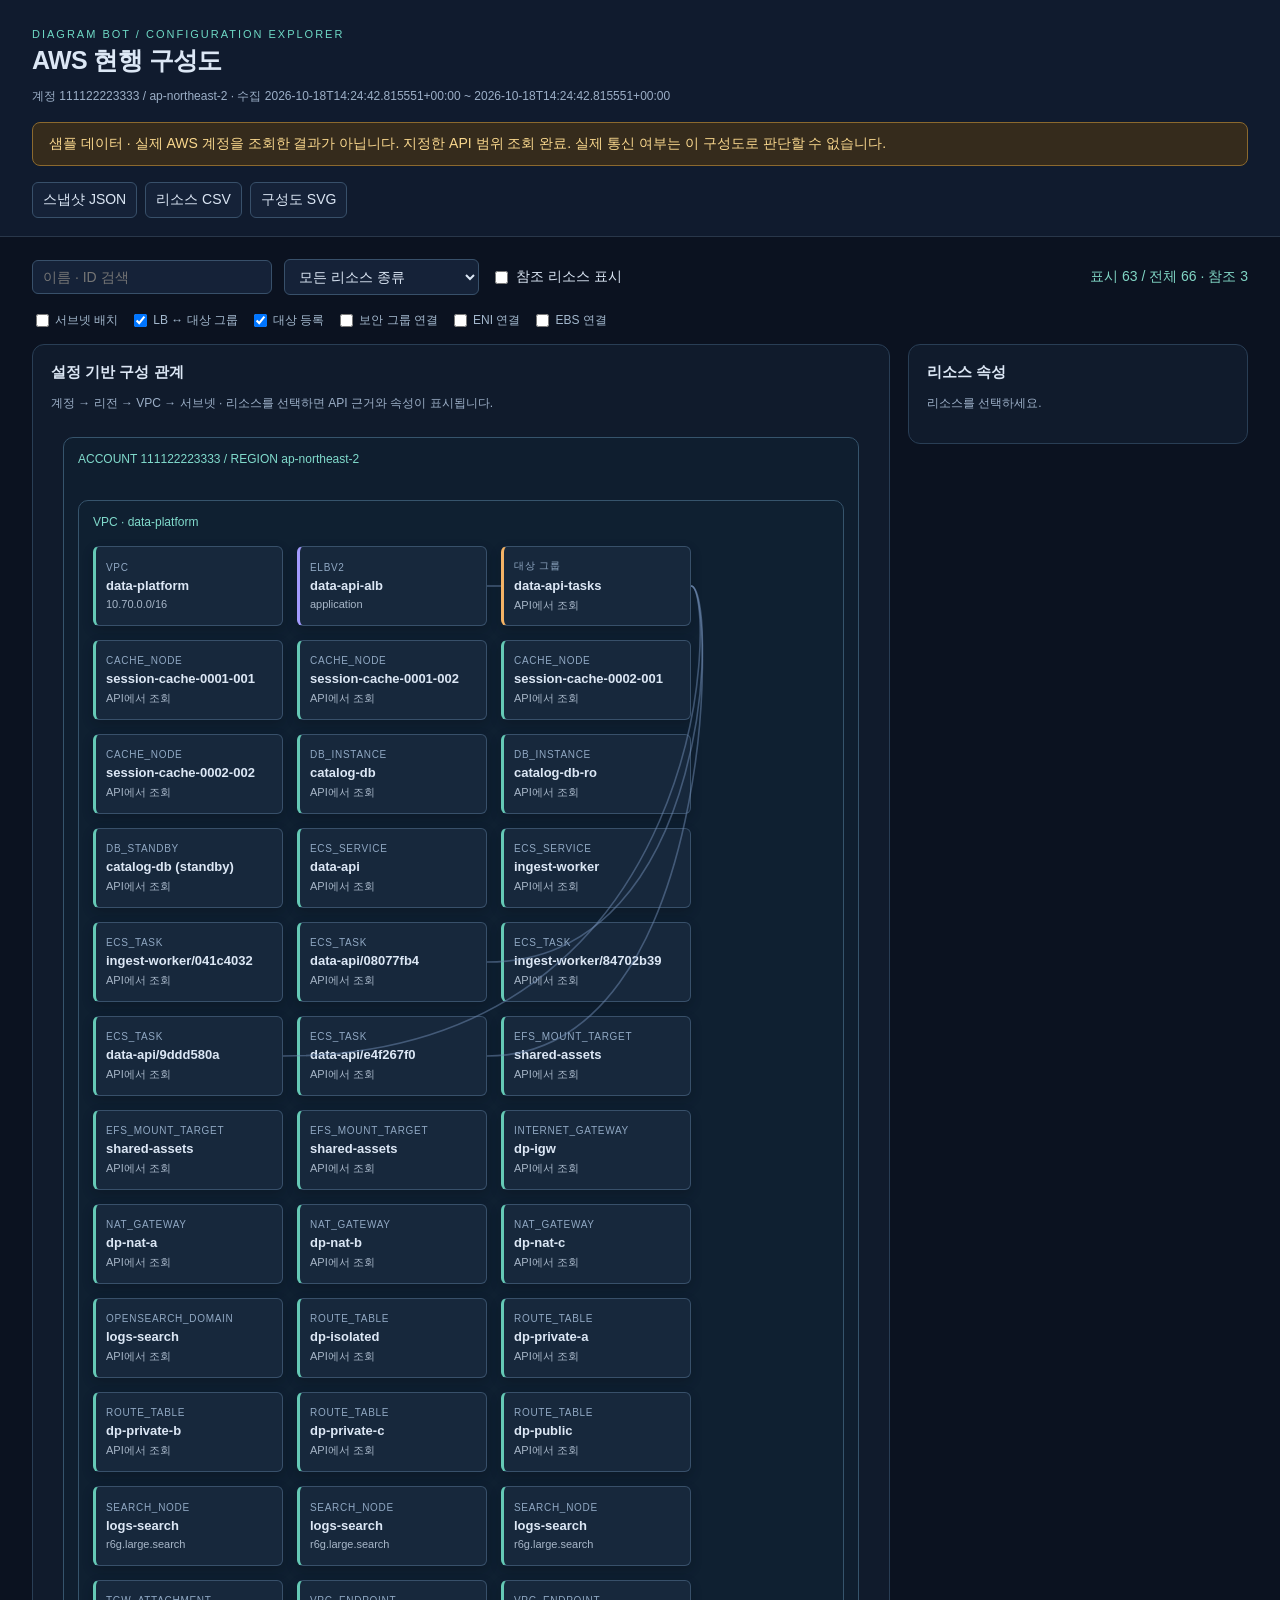
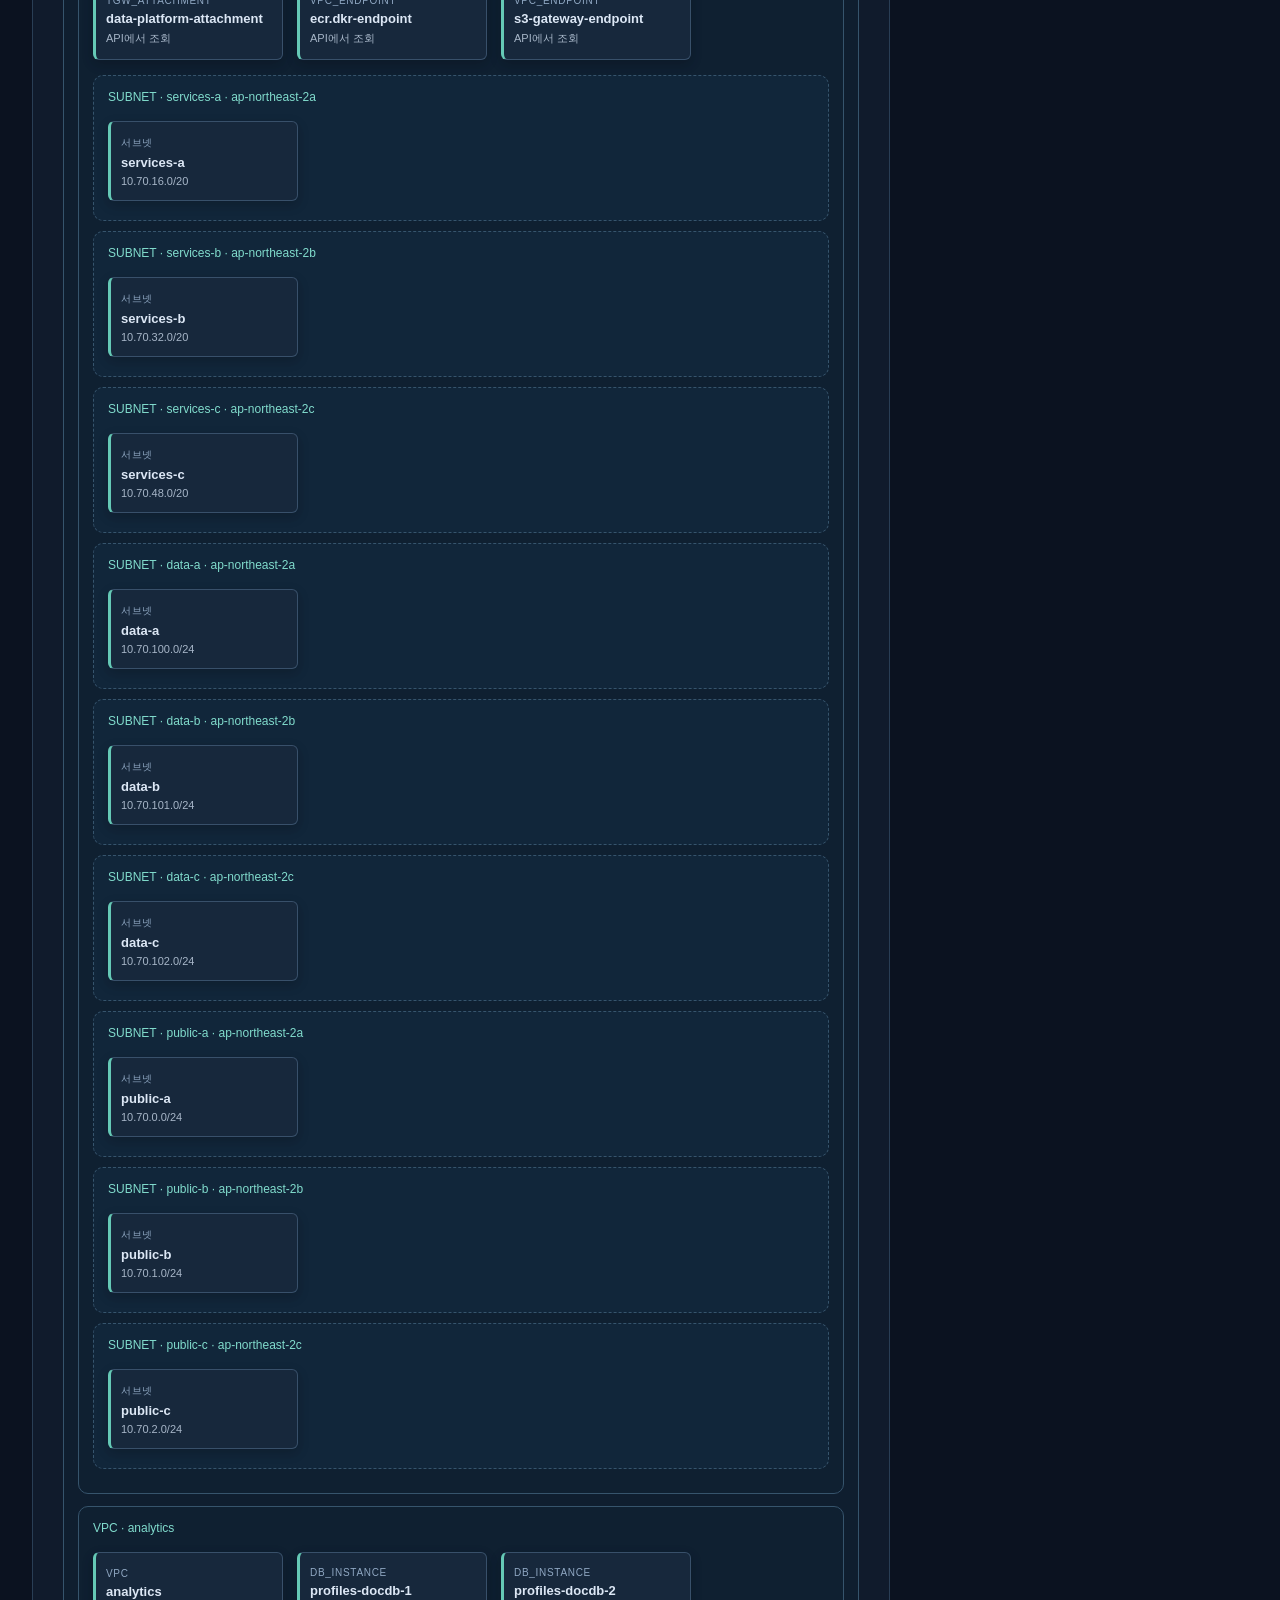
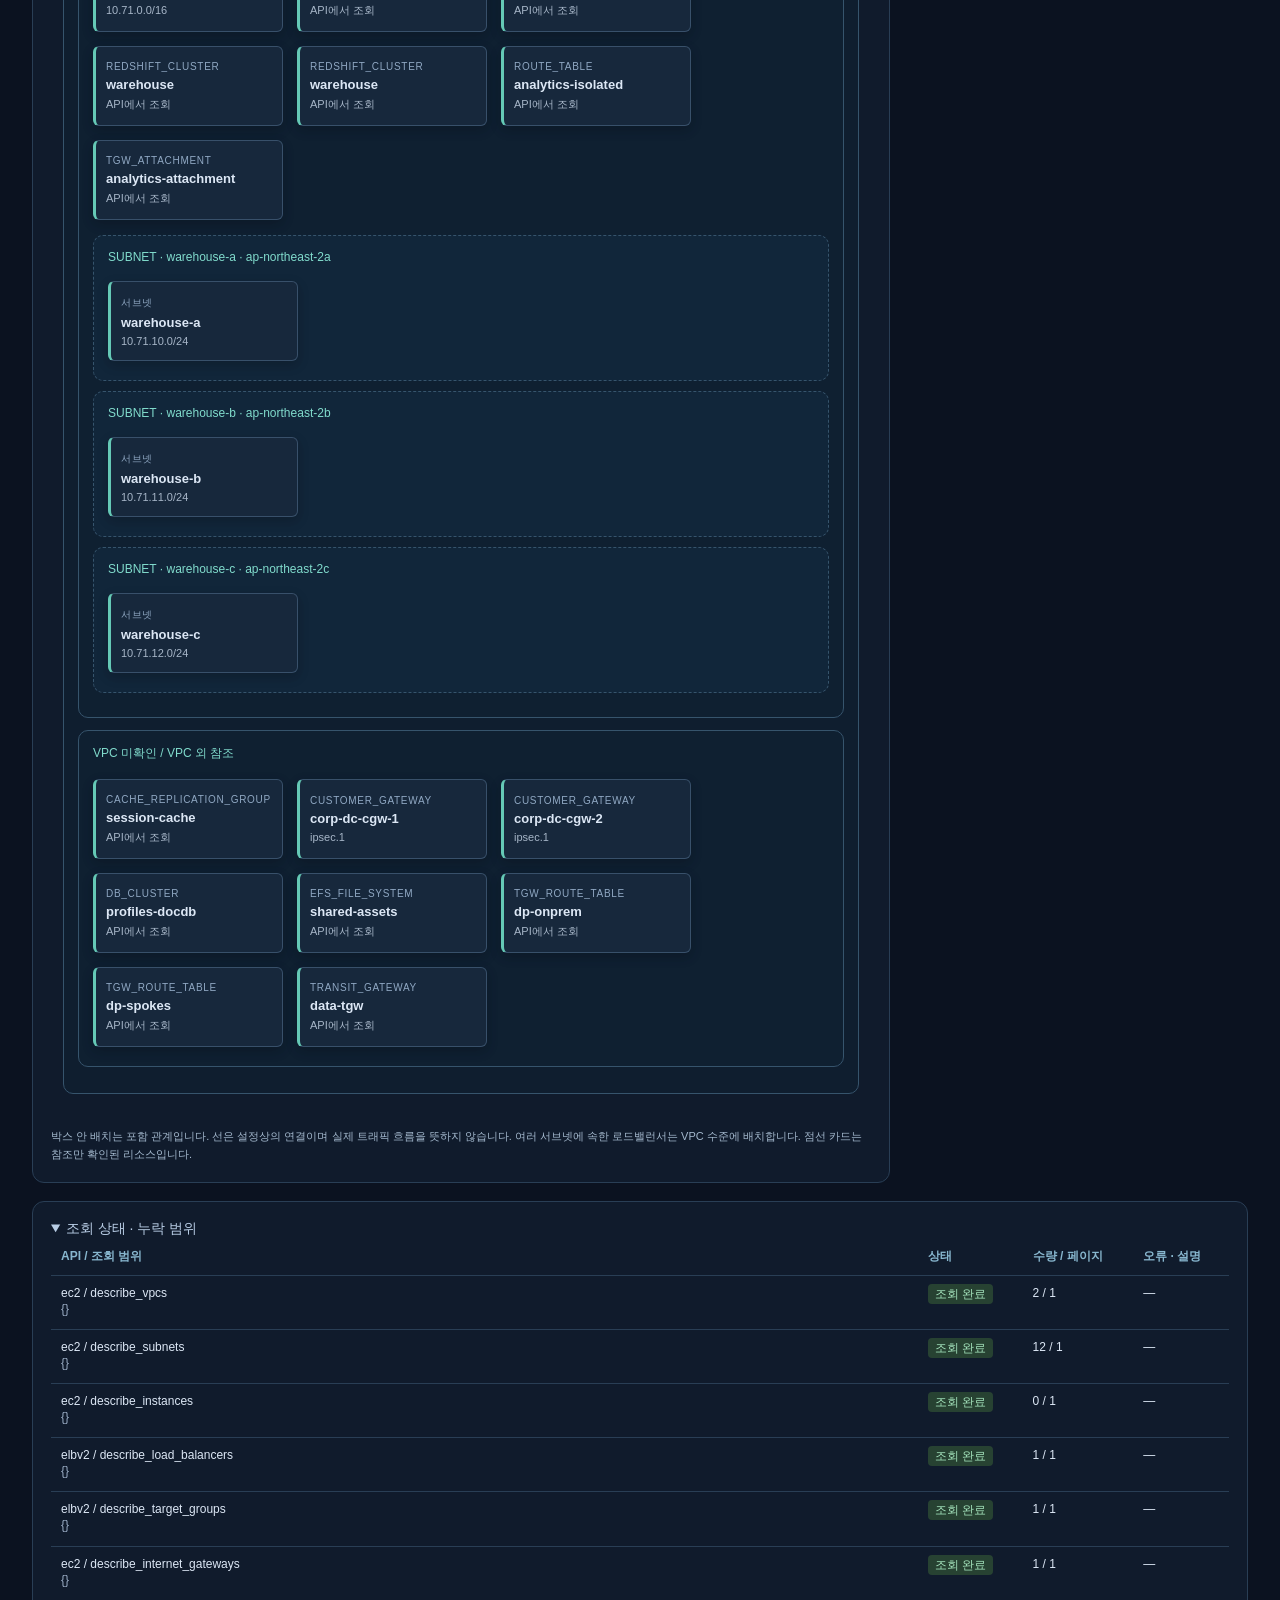
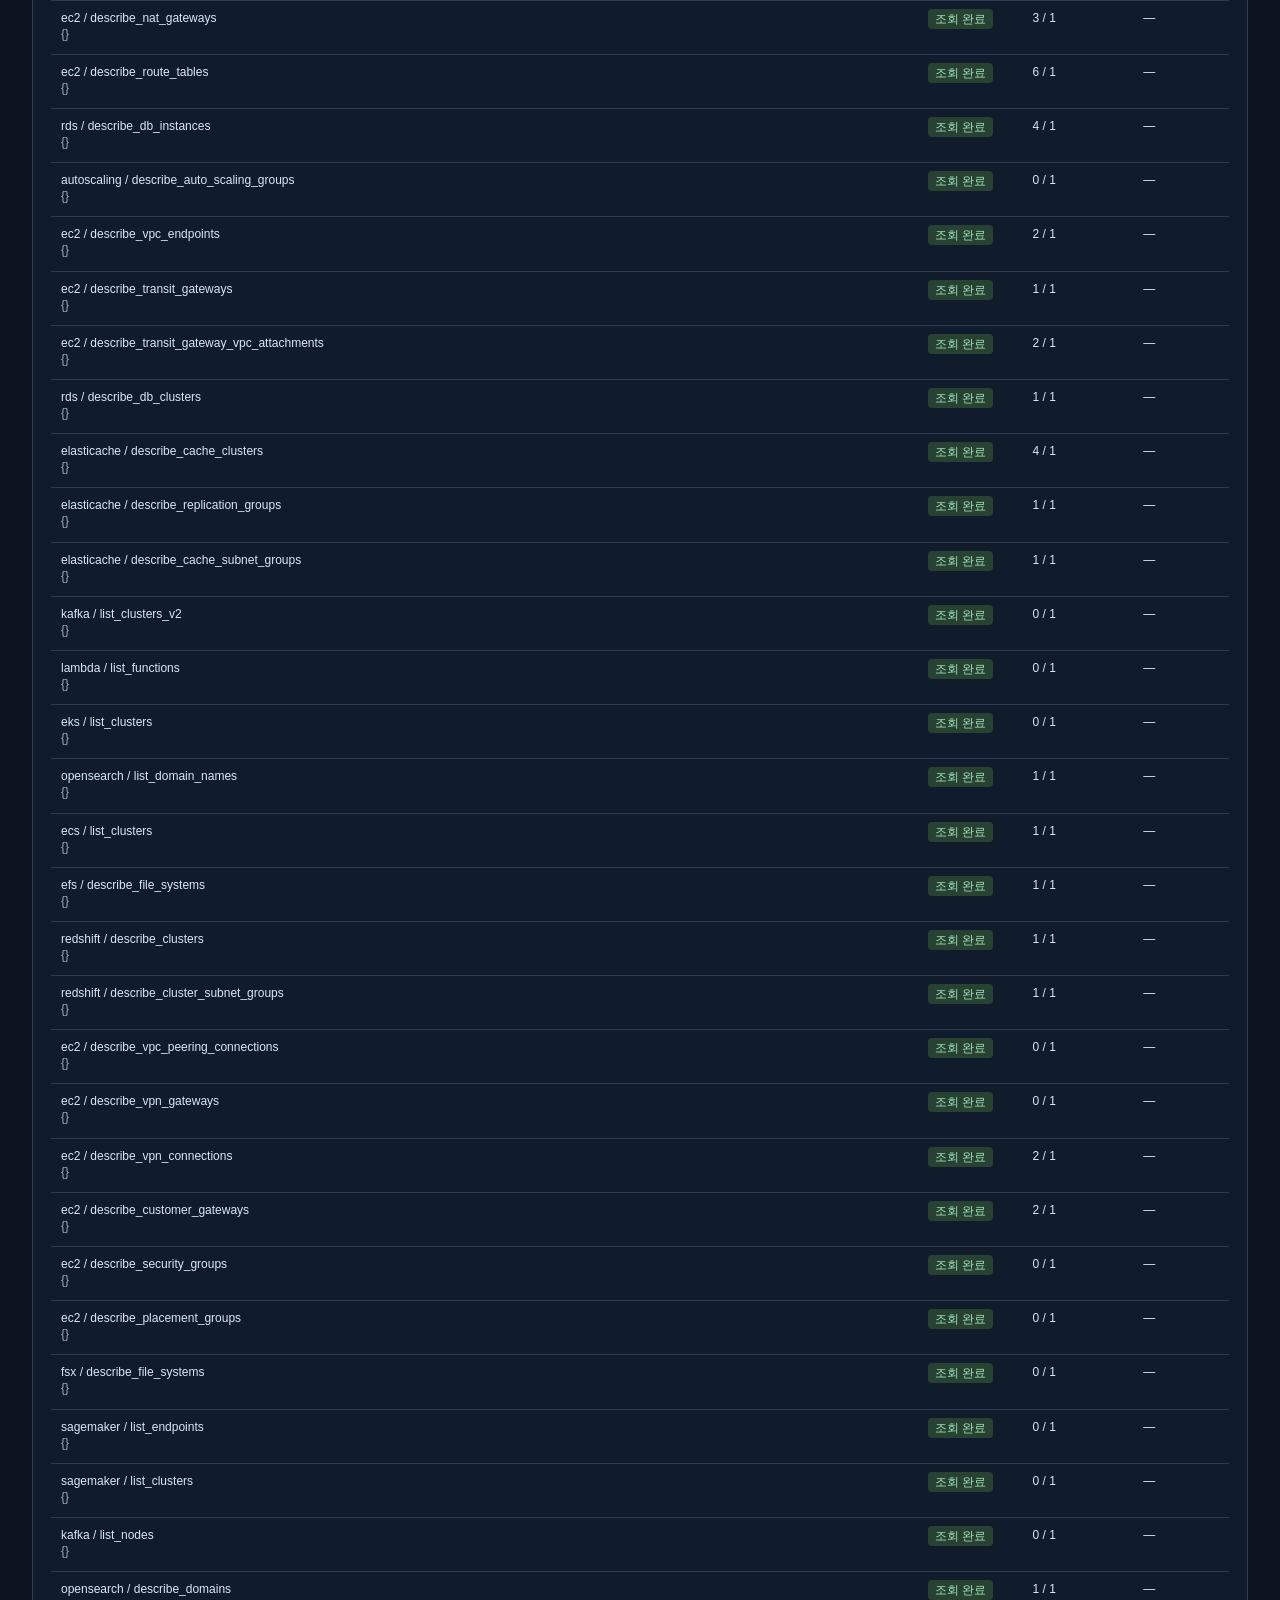
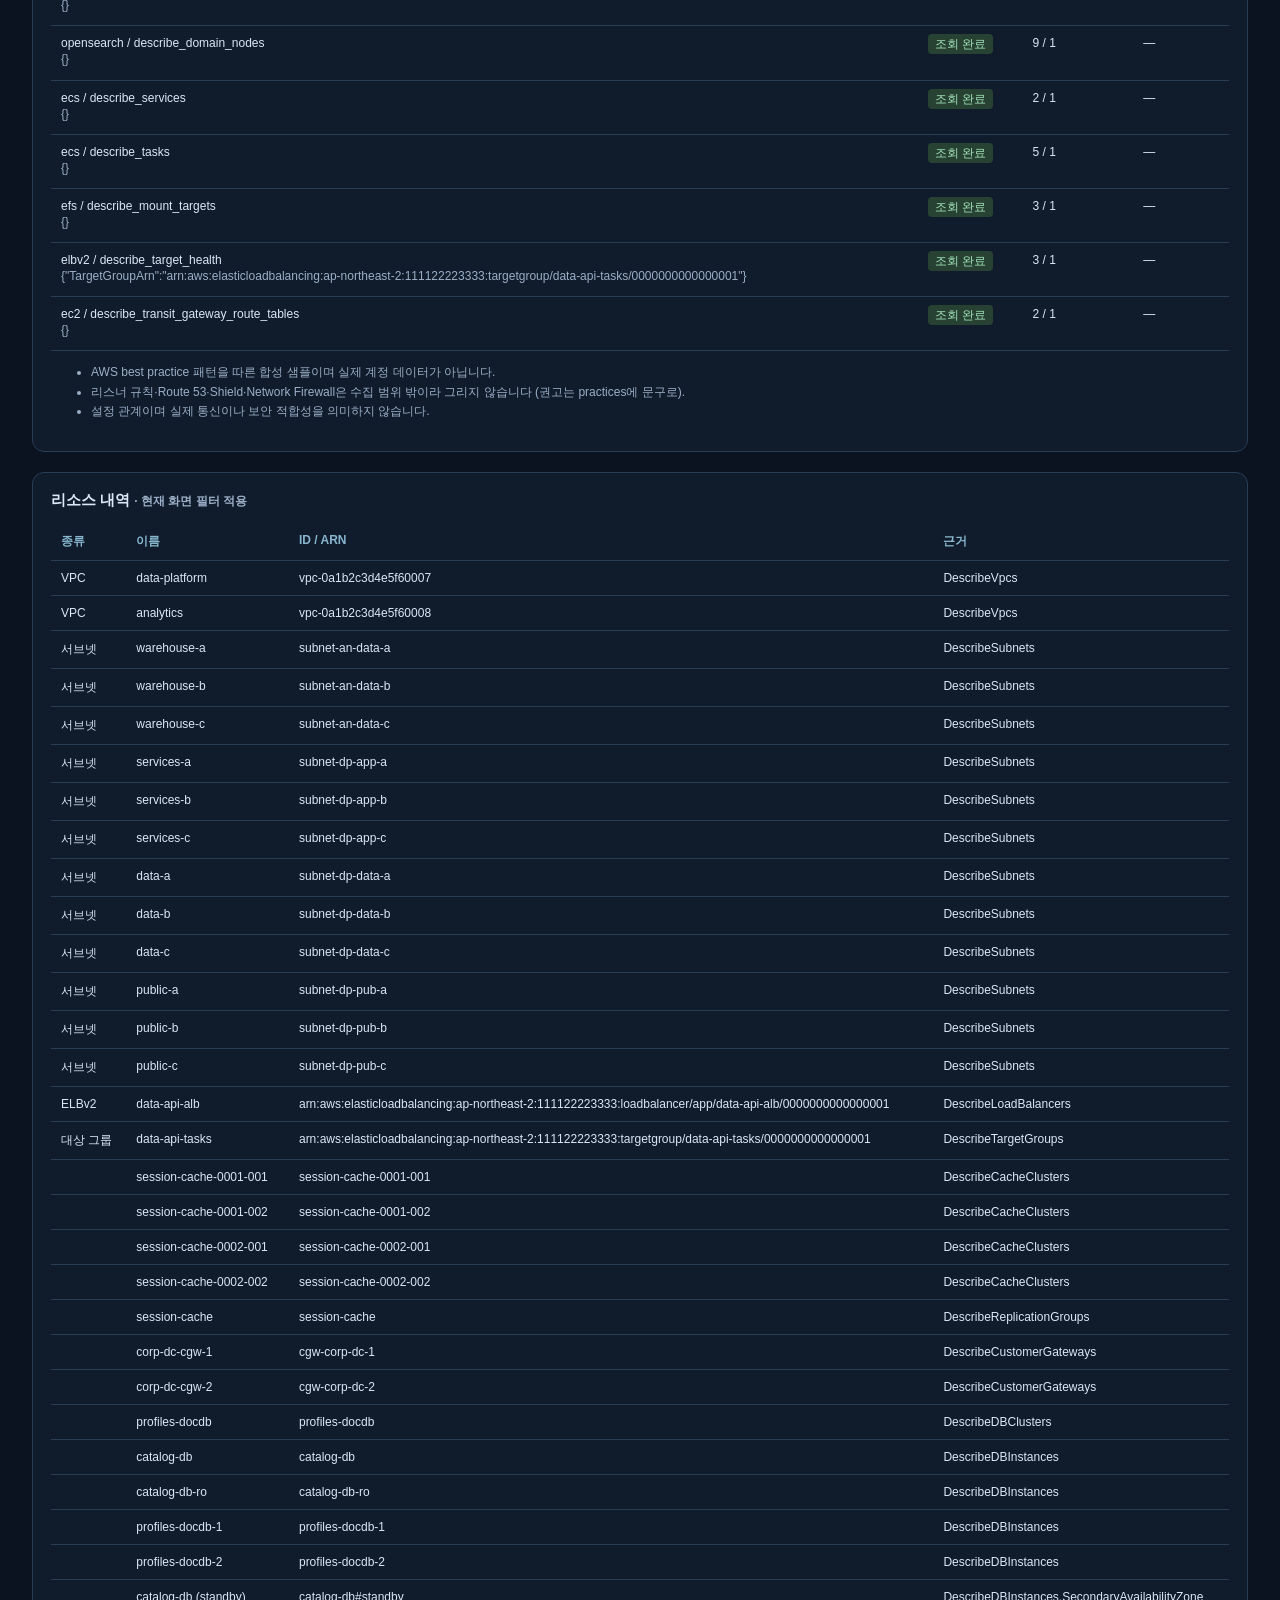
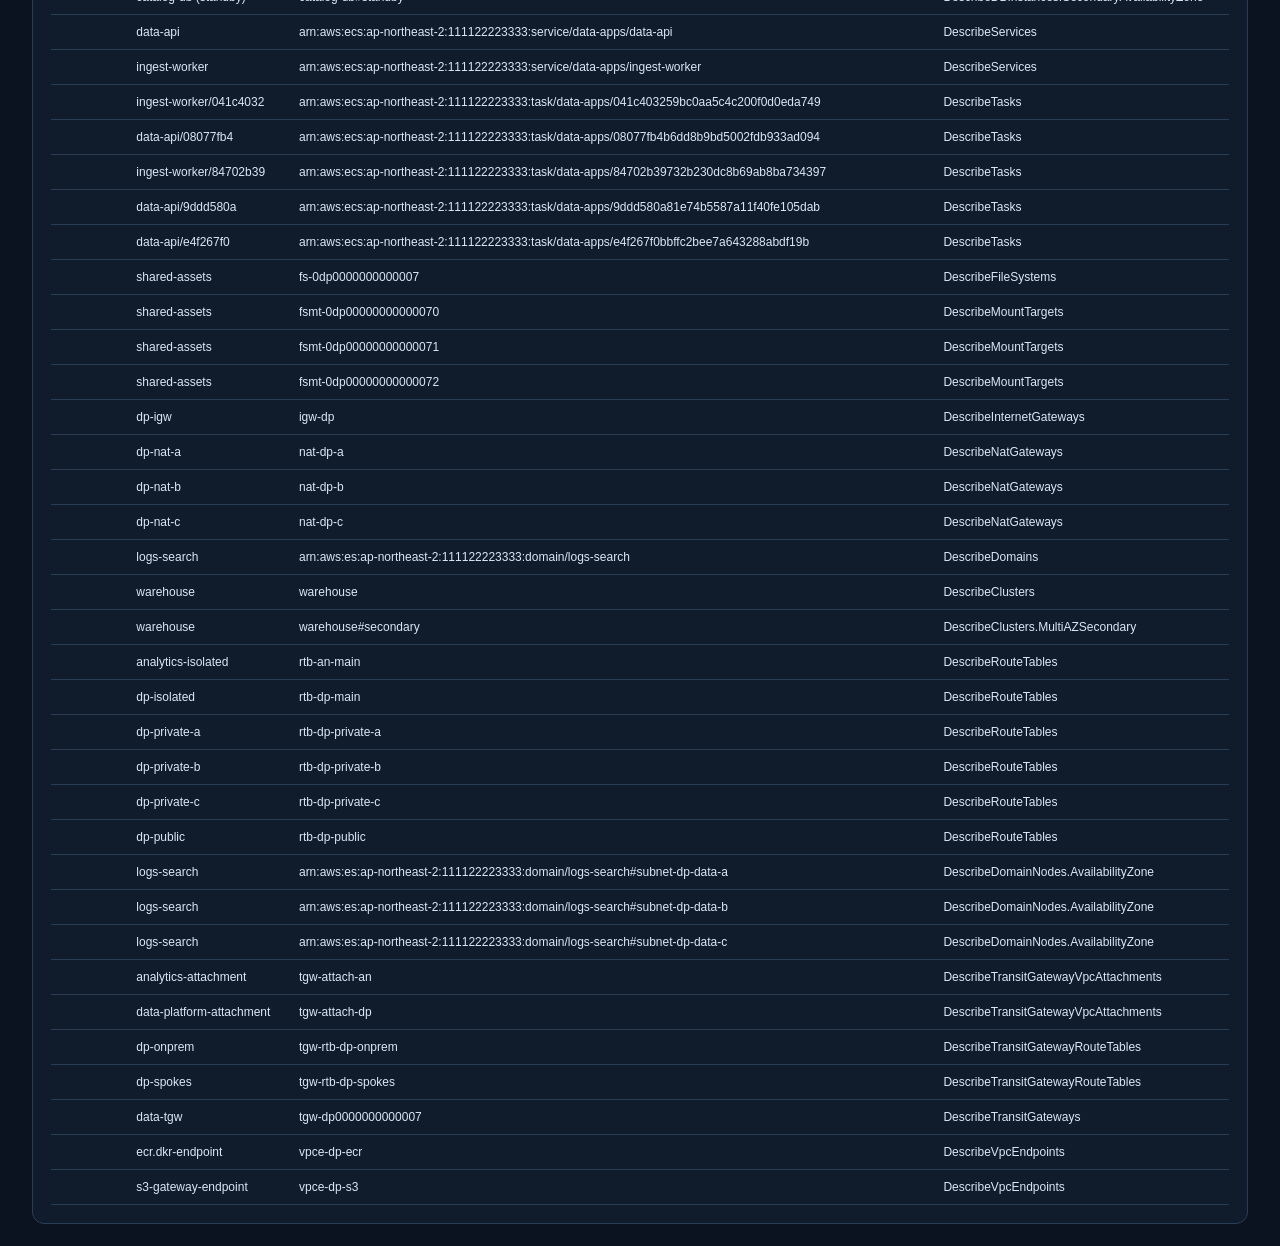
<file: examples/samples/data-platform/index.html>
<!doctype html>
<html lang="ko">
<head>
<meta charset="utf-8"><meta name="viewport" content="width=device-width,initial-scale=1">
<title>Diagram Bot · AWS 현행 구성도</title>
<style>
:root{font-family:Inter,Pretendard,-apple-system,BlinkMacSystemFont,"Segoe UI",sans-serif;color:#dce7f5;background:#0b1220;font-size:14px}*{box-sizing:border-box}body{margin:0}header{padding:28px 32px 18px;border-bottom:1px solid #29374a;background:#101b2e}h1{font-size:25px;letter-spacing:-.6px;margin:4px 0 10px}.eyebrow{font-size:11px;letter-spacing:2px;color:#6ed9c5}.muted{color:#9cafc7;font-size:12px;line-height:1.6}#notice{margin-top:16px;padding:12px 16px;border:1px solid #8b692e;background:#352b1c;border-radius:8px;color:#f9d78d}button,input,select{font:inherit;color:inherit;background:#152238;border:1px solid #38506a;border-radius:6px;padding:8px 10px}button{cursor:pointer}button:hover{background:#263c55}button:focus-visible,input:focus-visible,select:focus-visible{outline:2px solid #6ed9c5}nav{display:flex;gap:8px;flex-wrap:wrap;margin:16px 0 0}main{padding:22px 32px}.toolbar{display:flex;gap:12px;flex-wrap:wrap;align-items:center;margin-bottom:16px}.toolbar input[type=search]{min-width:240px}.toolbar label{display:flex;align-items:center;gap:5px}.layout{display:grid;grid-template-columns:minmax(0,1fr) 340px;gap:18px}.panel{border:1px solid #293e55;background:#101b2c;border-radius:12px;padding:18px;min-width:0}.panel h2{font-size:15px;margin:0 0 12px}#canvas{position:relative;min-height:450px;overflow:auto;padding:12px}#groups{position:relative;z-index:1;min-width:560px;pointer-events:none}.group{border:1px solid #36546c;border-radius:10px;padding:14px;margin:12px 0;background:#10263855}.group-title{font-size:12px;color:#81dccd;overflow-wrap:anywhere;margin-bottom:12px}.subnet{border-style:dashed;background:#18334c55;margin:10px 0}.cards{display:flex;flex-wrap:wrap;gap:14px;align-items:start;padding:5px 0}.resource{pointer-events:auto;width:190px;min-height:80px;text-align:left;position:relative;border-left:3px solid #65c9b6;box-shadow:0 4px 12px #0003;background:#17283c;overflow-wrap:anywhere}.resource .kind{display:block;font-size:10px;color:#90a8c3;letter-spacing:.7px;text-transform:uppercase;margin-bottom:5px}.resource strong{display:block;font-size:13px}.resource small{display:block;color:#a7b6c8;margin-top:5px;font-size:11px}.resource.ref{border-style:dashed;border-left-color:#d0ad6b}.resource.selected{outline:2px solid #80e5d1;background:#234254}.resource[data-kind=load_balancer]{border-left-color:#a29bfe}.resource[data-kind=target_group]{border-left-color:#f4b366}#edges{position:absolute;top:0;left:0;z-index:2;pointer-events:none;overflow:visible}.edge{fill:none;stroke:#708bb3;stroke-width:1.6;opacity:.5}.edge.active{stroke:#7cf0d6;stroke-width:2.5;opacity:1}#detail{position:sticky;top:18px;align-self:start;max-height:85vh;overflow:auto}pre{white-space:pre-wrap;overflow-wrap:anywhere;background:#0b1422;padding:12px;border-radius:6px;font-size:11px;line-height:1.65}.relation{padding:10px 0;border-bottom:1px solid #293d51;font-size:12px;overflow-wrap:anywhere}details{margin:18px 0}summary{cursor:pointer;color:#b8cde5}table{width:100%;border-collapse:collapse;font-size:12px}th,td{text-align:left;padding:10px;border-bottom:1px solid #293e55;vertical-align:top;overflow-wrap:anywhere}th{color:#88b7cf}tbody tr{cursor:pointer}tbody tr:hover{background:#1c3047}.table-wrap{overflow:auto}.badge{padding:3px 7px;border-radius:4px;background:#274232;color:#a3e2bb}.badge.warn{background:#4c3b20;color:#f6d598}.empty{padding:30px;color:#9cafc7}#inventory{margin-top:20px}#stats{margin-left:auto;color:#80d5c4}.legend{font-size:11px;color:#a4b9ce;margin-top:10px;line-height:1.6}.relation-controls{display:flex;gap:12px;flex-wrap:wrap;margin-bottom:14px;color:#a4b9ce;font-size:12px}.relation-controls label{display:flex;align-items:center;gap:3px}@media(max-width:1000px){.layout{grid-template-columns:1fr}#detail{position:static;max-height:none}header,main{padding:20px}#stats{margin-left:0}}
</style>
</head>
<body>
<header><div class="eyebrow">DIAGRAM BOT / CONFIGURATION EXPLORER</div><h1>AWS 현행 구성도</h1><div id="scope" class="muted"></div><div id="notice" role="status"></div><nav><button id="json-download">스냅샷 JSON</button><button id="csv-download">리소스 CSV</button><button id="svg-download">구성도 SVG</button></nav></header>
<main>
<div class="toolbar"><input id="search" type="search" aria-label="리소스 검색" placeholder="이름 · ID 검색"><select id="kind" aria-label="리소스 종류"><option value="all">모든 리소스 종류</option></select><label><input id="references" type="checkbox">참조 리소스 표시</label><span id="stats"></span></div>
<div class="relation-controls" id="relation-controls"></div>
<div class="layout"><section class="panel"><h2>설정 기반 구성 관계</h2><div class="muted">계정 → 리전 → VPC → 서브넷 · 리소스를 선택하면 API 근거와 속성이 표시됩니다.</div><div id="canvas"><svg id="edges" aria-hidden="true"></svg><div id="groups"></div></div><div class="legend">박스 안 배치는 포함 관계입니다. 선은 설정상의 연결이며 실제 트래픽 흐름을 뜻하지 않습니다. 여러 서브넷에 속한 로드밸런서는 VPC 수준에 배치합니다. 점선 카드는 참조만 확인된 리소스입니다.</div></section><aside id="detail" class="panel"><h2>리소스 속성</h2><p class="muted">리소스를 선택하세요.</p></aside></div>
<details open class="panel"><summary>조회 상태 · 누락 범위</summary><div class="table-wrap"><table><thead><tr><th>API / 조회 범위</th><th>상태</th><th>수량 / 페이지</th><th>오류 · 설명</th></tr></thead><tbody id="coverage"></tbody></table></div><ul id="limitations" class="muted"></ul></details>
<section id="inventory" class="panel"><h2>리소스 내역 <span class="muted">· 현재 화면 필터 적용</span></h2><div class="table-wrap"><table><thead><tr><th>종류</th><th>이름</th><th>ID / ARN</th><th>근거</th></tr></thead><tbody id="rows"></tbody></table></div></section>
</main>
<script id="snapshot" type="application/json">{
  "schema_version": 1,
  "metadata": {
    "account_id": "111122223333",
    "region": "ap-northeast-2",
    "partition": "aws",
    "started_at": "2026-10-18T14:24:42.815551+00:00",
    "finished_at": "2026-10-18T14:24:42.815551+00:00",
    "status": "complete",
    "demo": true,
    "sample": "data-platform",
    "sample_version": 7,
    "title": "데이터 플랫폼 (ECS · OpenSearch · RDS · ElastiCache · EFS · Redshift · DocumentDB)",
    "practices": [
      "ECS Fargate 서비스는 세 AZ 프라이빗 서브넷에 태스크를 분산하고 ALB가 태스크 IP를 대상으로 등록",
      "OpenSearch는 3 AZ · 전용 마스터 노드 · Multi-AZ with Standby (한 AZ의 데이터 노드는 대기)",
      "RDS PostgreSQL Multi-AZ(동기식 대기) + 세 번째 AZ의 읽기 전용 복제본",
      "ElastiCache Redis 클러스터 모드: 샤드마다 primary와 replica를 서로 다른 AZ에, 자동 장애 조치",
      "EFS(리전 클래스)는 AZ마다 마운트 타깃을 두어 AZ 장애에도 같은 AZ 경로로 접근",
      "분석 VPC는 Redshift Multi-AZ(서브넷 3개, AZ당 2노드)와 DocumentDB writer/reader",
      "두 VPC와 사내 데이터 센터를 Transit Gateway 하나로 연결 (피어링은 비전이적이라 다른 VPC의 VPN을 쓸 수 없음)",
      "사내 데이터 센터는 고객 게이트웨이 2개(장비·ISP 분리)의 Site-to-Site VPN, 각각 터널 2개 (REL02-BP02)",
      "TGW 라우팅 테이블로 도메인 분리: 스포크 테이블(두 VPC)은 VPC와 사내망 경로를, 사내망 테이블(VPN)은 VPC 경로만 학습"
    ],
    "scope": [
      "VPC",
      "Subnet",
      "EC2",
      "ELBv2",
      "TargetGroup",
      "RegisteredTarget",
      "InternetGateway",
      "NatGateway",
      "RouteTable",
      "RDS",
      "AutoScalingGroup",
      "VpcEndpoint",
      "TransitGateway",
      "EKS",
      "MSK",
      "ElastiCache",
      "Lambda",
      "OpenSearch",
      "ECS",
      "EFS",
      "Redshift",
      "VpcPeering",
      "VPN",
      "ElasticIP",
      "TransitGatewayRouteTable",
      "CloudFront",
      "WAF",
      "DirectConnect"
    ],
    "limitations": [
      "AWS best practice 패턴을 따른 합성 샘플이며 실제 계정 데이터가 아닙니다.",
      "리스너 규칙·Route 53·Shield·Network Firewall은 수집 범위 밖이라 그리지 않습니다 (권고는 practices에 문구로).",
      "설정 관계이며 실제 통신이나 보안 적합성을 의미하지 않습니다."
    ]
  },
  "coverage": [
    {
      "service": "ec2",
      "operation": "describe_vpcs",
      "status": "complete",
      "pages": 1,
      "items": 2
    },
    {
      "service": "ec2",
      "operation": "describe_subnets",
      "status": "complete",
      "pages": 1,
      "items": 12
    },
    {
      "service": "ec2",
      "operation": "describe_instances",
      "status": "complete",
      "pages": 1,
      "items": 0
    },
    {
      "service": "elbv2",
      "operation": "describe_load_balancers",
      "status": "complete",
      "pages": 1,
      "items": 1
    },
    {
      "service": "elbv2",
      "operation": "describe_target_groups",
      "status": "complete",
      "pages": 1,
      "items": 1
    },
    {
      "service": "ec2",
      "operation": "describe_internet_gateways",
      "status": "complete",
      "pages": 1,
      "items": 1
    },
    {
      "service": "ec2",
      "operation": "describe_nat_gateways",
      "status": "complete",
      "pages": 1,
      "items": 3
    },
    {
      "service": "ec2",
      "operation": "describe_route_tables",
      "status": "complete",
      "pages": 1,
      "items": 6
    },
    {
      "service": "rds",
      "operation": "describe_db_instances",
      "status": "complete",
      "pages": 1,
      "items": 4
    },
    {
      "service": "autoscaling",
      "operation": "describe_auto_scaling_groups",
      "status": "complete",
      "pages": 1,
      "items": 0
    },
    {
      "service": "ec2",
      "operation": "describe_vpc_endpoints",
      "status": "complete",
      "pages": 1,
      "items": 2
    },
    {
      "service": "ec2",
      "operation": "describe_transit_gateways",
      "status": "complete",
      "pages": 1,
      "items": 1
    },
    {
      "service": "ec2",
      "operation": "describe_transit_gateway_vpc_attachments",
      "status": "complete",
      "pages": 1,
      "items": 2
    },
    {
      "service": "rds",
      "operation": "describe_db_clusters",
      "status": "complete",
      "pages": 1,
      "items": 1
    },
    {
      "service": "elasticache",
      "operation": "describe_cache_clusters",
      "status": "complete",
      "pages": 1,
      "items": 4
    },
    {
      "service": "elasticache",
      "operation": "describe_replication_groups",
      "status": "complete",
      "pages": 1,
      "items": 1
    },
    {
      "service": "elasticache",
      "operation": "describe_cache_subnet_groups",
      "status": "complete",
      "pages": 1,
      "items": 1
    },
    {
      "service": "kafka",
      "operation": "list_clusters_v2",
      "status": "complete",
      "pages": 1,
      "items": 0
    },
    {
      "service": "lambda",
      "operation": "list_functions",
      "status": "complete",
      "pages": 1,
      "items": 0
    },
    {
      "service": "eks",
      "operation": "list_clusters",
      "status": "complete",
      "pages": 1,
      "items": 0
    },
    {
      "service": "opensearch",
      "operation": "list_domain_names",
      "status": "complete",
      "pages": 1,
      "items": 1
    },
    {
      "service": "ecs",
      "operation": "list_clusters",
      "status": "complete",
      "pages": 1,
      "items": 1
    },
    {
      "service": "efs",
      "operation": "describe_file_systems",
      "status": "complete",
      "pages": 1,
      "items": 1
    },
    {
      "service": "redshift",
      "operation": "describe_clusters",
      "status": "complete",
      "pages": 1,
      "items": 1
    },
    {
      "service": "redshift",
      "operation": "describe_cluster_subnet_groups",
      "status": "complete",
      "pages": 1,
      "items": 1
    },
    {
      "service": "ec2",
      "operation": "describe_vpc_peering_connections",
      "status": "complete",
      "pages": 1,
      "items": 0
    },
    {
      "service": "ec2",
      "operation": "describe_vpn_gateways",
      "status": "complete",
      "pages": 1,
      "items": 0
    },
    {
      "service": "ec2",
      "operation": "describe_vpn_connections",
      "status": "complete",
      "pages": 1,
      "items": 2
    },
    {
      "service": "ec2",
      "operation": "describe_customer_gateways",
      "status": "complete",
      "pages": 1,
      "items": 2
    },
    {
      "service": "ec2",
      "operation": "describe_security_groups",
      "status": "complete",
      "pages": 1,
      "items": 0
    },
    {
      "service": "ec2",
      "operation": "describe_placement_groups",
      "status": "complete",
      "pages": 1,
      "items": 0
    },
    {
      "service": "fsx",
      "operation": "describe_file_systems",
      "status": "complete",
      "pages": 1,
      "items": 0
    },
    {
      "service": "sagemaker",
      "operation": "list_endpoints",
      "status": "complete",
      "pages": 1,
      "items": 0
    },
    {
      "service": "sagemaker",
      "operation": "list_clusters",
      "status": "complete",
      "pages": 1,
      "items": 0
    },
    {
      "service": "kafka",
      "operation": "list_nodes",
      "status": "complete",
      "pages": 1,
      "items": 0
    },
    {
      "service": "opensearch",
      "operation": "describe_domains",
      "status": "complete",
      "pages": 1,
      "items": 1
    },
    {
      "service": "opensearch",
      "operation": "describe_domain_nodes",
      "status": "complete",
      "pages": 1,
      "items": 9
    },
    {
      "service": "ecs",
      "operation": "describe_services",
      "status": "complete",
      "pages": 1,
      "items": 2
    },
    {
      "service": "ecs",
      "operation": "describe_tasks",
      "status": "complete",
      "pages": 1,
      "items": 5
    },
    {
      "service": "efs",
      "operation": "describe_mount_targets",
      "status": "complete",
      "pages": 1,
      "items": 3
    },
    {
      "service": "elbv2",
      "operation": "describe_target_health",
      "parameters": {
        "TargetGroupArn": "arn:aws:elasticloadbalancing:ap-northeast-2:111122223333:targetgroup/data-api-tasks/0000000000000001"
      },
      "status": "complete",
      "pages": 1,
      "items": 3
    },
    {
      "service": "ec2",
      "operation": "describe_transit_gateway_route_tables",
      "parameters": {},
      "status": "complete",
      "pages": 1,
      "items": 2
    }
  ],
  "raw": {
    "vpcs": [
      {
        "VpcId": "vpc-0a1b2c3d4e5f60007",
        "CidrBlock": "10.70.0.0/16",
        "Tags": [
          {
            "Key": "Name",
            "Value": "data-platform"
          },
          {
            "Key": "Environment",
            "Value": "production"
          }
        ]
      },
      {
        "VpcId": "vpc-0a1b2c3d4e5f60008",
        "CidrBlock": "10.71.0.0/16",
        "Tags": [
          {
            "Key": "Name",
            "Value": "analytics"
          },
          {
            "Key": "Environment",
            "Value": "production"
          }
        ]
      }
    ],
    "subnets": [
      {
        "SubnetId": "subnet-dp-pub-a",
        "VpcId": "vpc-0a1b2c3d4e5f60007",
        "AvailabilityZone": "ap-northeast-2a",
        "CidrBlock": "10.70.0.0/24",
        "MapPublicIpOnLaunch": true,
        "Tags": [
          {
            "Key": "Name",
            "Value": "public-a"
          },
          {
            "Key": "Tier",
            "Value": "public"
          }
        ],
        "AvailableIpAddressCount": 251
      },
      {
        "SubnetId": "subnet-dp-pub-b",
        "VpcId": "vpc-0a1b2c3d4e5f60007",
        "AvailabilityZone": "ap-northeast-2b",
        "CidrBlock": "10.70.1.0/24",
        "MapPublicIpOnLaunch": true,
        "Tags": [
          {
            "Key": "Name",
            "Value": "public-b"
          },
          {
            "Key": "Tier",
            "Value": "public"
          }
        ],
        "AvailableIpAddressCount": 251
      },
      {
        "SubnetId": "subnet-dp-pub-c",
        "VpcId": "vpc-0a1b2c3d4e5f60007",
        "AvailabilityZone": "ap-northeast-2c",
        "CidrBlock": "10.70.2.0/24",
        "MapPublicIpOnLaunch": true,
        "Tags": [
          {
            "Key": "Name",
            "Value": "public-c"
          },
          {
            "Key": "Tier",
            "Value": "public"
          }
        ],
        "AvailableIpAddressCount": 251
      },
      {
        "SubnetId": "subnet-dp-app-a",
        "VpcId": "vpc-0a1b2c3d4e5f60007",
        "AvailabilityZone": "ap-northeast-2a",
        "CidrBlock": "10.70.16.0/20",
        "MapPublicIpOnLaunch": false,
        "Tags": [
          {
            "Key": "Name",
            "Value": "services-a"
          },
          {
            "Key": "Tier",
            "Value": "app"
          }
        ],
        "AvailableIpAddressCount": 4091
      },
      {
        "SubnetId": "subnet-dp-app-b",
        "VpcId": "vpc-0a1b2c3d4e5f60007",
        "AvailabilityZone": "ap-northeast-2b",
        "CidrBlock": "10.70.32.0/20",
        "MapPublicIpOnLaunch": false,
        "Tags": [
          {
            "Key": "Name",
            "Value": "services-b"
          },
          {
            "Key": "Tier",
            "Value": "app"
          }
        ],
        "AvailableIpAddressCount": 4091
      },
      {
        "SubnetId": "subnet-dp-app-c",
        "VpcId": "vpc-0a1b2c3d4e5f60007",
        "AvailabilityZone": "ap-northeast-2c",
        "CidrBlock": "10.70.48.0/20",
        "MapPublicIpOnLaunch": false,
        "Tags": [
          {
            "Key": "Name",
            "Value": "services-c"
          },
          {
            "Key": "Tier",
            "Value": "app"
          }
        ],
        "AvailableIpAddressCount": 4091
      },
      {
        "SubnetId": "subnet-dp-data-a",
        "VpcId": "vpc-0a1b2c3d4e5f60007",
        "AvailabilityZone": "ap-northeast-2a",
        "CidrBlock": "10.70.100.0/24",
        "MapPublicIpOnLaunch": false,
        "Tags": [
          {
            "Key": "Name",
            "Value": "data-a"
          },
          {
            "Key": "Tier",
            "Value": "data"
          }
        ],
        "AvailableIpAddressCount": 251
      },
      {
        "SubnetId": "subnet-dp-data-b",
        "VpcId": "vpc-0a1b2c3d4e5f60007",
        "AvailabilityZone": "ap-northeast-2b",
        "CidrBlock": "10.70.101.0/24",
        "MapPublicIpOnLaunch": false,
        "Tags": [
          {
            "Key": "Name",
            "Value": "data-b"
          },
          {
            "Key": "Tier",
            "Value": "data"
          }
        ],
        "AvailableIpAddressCount": 251
      },
      {
        "SubnetId": "subnet-dp-data-c",
        "VpcId": "vpc-0a1b2c3d4e5f60007",
        "AvailabilityZone": "ap-northeast-2c",
        "CidrBlock": "10.70.102.0/24",
        "MapPublicIpOnLaunch": false,
        "Tags": [
          {
            "Key": "Name",
            "Value": "data-c"
          },
          {
            "Key": "Tier",
            "Value": "data"
          }
        ],
        "AvailableIpAddressCount": 251
      },
      {
        "SubnetId": "subnet-an-data-a",
        "VpcId": "vpc-0a1b2c3d4e5f60008",
        "AvailabilityZone": "ap-northeast-2a",
        "CidrBlock": "10.71.10.0/24",
        "MapPublicIpOnLaunch": false,
        "Tags": [
          {
            "Key": "Name",
            "Value": "warehouse-a"
          },
          {
            "Key": "Tier",
            "Value": "data"
          }
        ],
        "AvailableIpAddressCount": 251
      },
      {
        "SubnetId": "subnet-an-data-b",
        "VpcId": "vpc-0a1b2c3d4e5f60008",
        "AvailabilityZone": "ap-northeast-2b",
        "CidrBlock": "10.71.11.0/24",
        "MapPublicIpOnLaunch": false,
        "Tags": [
          {
            "Key": "Name",
            "Value": "warehouse-b"
          },
          {
            "Key": "Tier",
            "Value": "data"
          }
        ],
        "AvailableIpAddressCount": 251
      },
      {
        "SubnetId": "subnet-an-data-c",
        "VpcId": "vpc-0a1b2c3d4e5f60008",
        "AvailabilityZone": "ap-northeast-2c",
        "CidrBlock": "10.71.12.0/24",
        "MapPublicIpOnLaunch": false,
        "Tags": [
          {
            "Key": "Name",
            "Value": "warehouse-c"
          },
          {
            "Key": "Tier",
            "Value": "data"
          }
        ],
        "AvailableIpAddressCount": 251
      }
    ],
    "instances": [],
    "load_balancers": [
      {
        "LoadBalancerArn": "arn:aws:elasticloadbalancing:ap-northeast-2:111122223333:loadbalancer/app/data-api-alb/0000000000000001",
        "LoadBalancerName": "data-api-alb",
        "Type": "application",
        "VpcId": "vpc-0a1b2c3d4e5f60007",
        "Scheme": "internet-facing",
        "AvailabilityZones": [
          {
            "ZoneName": "ap-northeast-2a",
            "SubnetId": "subnet-dp-pub-a"
          },
          {
            "ZoneName": "ap-northeast-2b",
            "SubnetId": "subnet-dp-pub-b"
          },
          {
            "ZoneName": "ap-northeast-2c",
            "SubnetId": "subnet-dp-pub-c"
          }
        ],
        "SecurityGroups": [
          "sg-data-api-alb"
        ]
      }
    ],
    "target_groups": [
      {
        "TargetGroupArn": "arn:aws:elasticloadbalancing:ap-northeast-2:111122223333:targetgroup/data-api-tasks/0000000000000001",
        "TargetGroupName": "data-api-tasks",
        "VpcId": "vpc-0a1b2c3d4e5f60007",
        "TargetType": "ip",
        "Protocol": "HTTP",
        "Port": 8080,
        "HealthCheckPath": "/healthz",
        "LoadBalancerArns": [
          "arn:aws:elasticloadbalancing:ap-northeast-2:111122223333:loadbalancer/app/data-api-alb/0000000000000001"
        ]
      }
    ],
    "internet_gateways": [
      {
        "InternetGatewayId": "igw-dp",
        "Attachments": [
          {
            "VpcId": "vpc-0a1b2c3d4e5f60007",
            "State": "available"
          }
        ],
        "Tags": [
          {
            "Key": "Name",
            "Value": "dp-igw"
          }
        ]
      }
    ],
    "nat_gateways": [
      {
        "NatGatewayId": "nat-dp-a",
        "VpcId": "vpc-0a1b2c3d4e5f60007",
        "SubnetId": "subnet-dp-pub-a",
        "State": "available",
        "ConnectivityType": "public",
        "Tags": [
          {
            "Key": "Name",
            "Value": "dp-nat-a"
          }
        ]
      },
      {
        "NatGatewayId": "nat-dp-b",
        "VpcId": "vpc-0a1b2c3d4e5f60007",
        "SubnetId": "subnet-dp-pub-b",
        "State": "available",
        "ConnectivityType": "public",
        "Tags": [
          {
            "Key": "Name",
            "Value": "dp-nat-b"
          }
        ]
      },
      {
        "NatGatewayId": "nat-dp-c",
        "VpcId": "vpc-0a1b2c3d4e5f60007",
        "SubnetId": "subnet-dp-pub-c",
        "State": "available",
        "ConnectivityType": "public",
        "Tags": [
          {
            "Key": "Name",
            "Value": "dp-nat-c"
          }
        ]
      }
    ],
    "route_tables": [
      {
        "RouteTableId": "rtb-dp-public",
        "VpcId": "vpc-0a1b2c3d4e5f60007",
        "Routes": [
          {
            "DestinationCidrBlock": "10.70.0.0/16",
            "GatewayId": "local",
            "State": "active"
          },
          {
            "DestinationCidrBlock": "0.0.0.0/0",
            "GatewayId": "igw-dp",
            "State": "active"
          }
        ],
        "Associations": [
          {
            "RouteTableAssociationId": "rtbassoc-dp-public-0",
            "SubnetId": "subnet-dp-pub-a"
          },
          {
            "RouteTableAssociationId": "rtbassoc-dp-public-1",
            "SubnetId": "subnet-dp-pub-b"
          },
          {
            "RouteTableAssociationId": "rtbassoc-dp-public-2",
            "SubnetId": "subnet-dp-pub-c"
          }
        ],
        "Tags": [
          {
            "Key": "Name",
            "Value": "dp-public"
          }
        ]
      },
      {
        "RouteTableId": "rtb-dp-private-a",
        "VpcId": "vpc-0a1b2c3d4e5f60007",
        "Routes": [
          {
            "DestinationCidrBlock": "10.70.0.0/16",
            "GatewayId": "local",
            "State": "active"
          },
          {
            "DestinationCidrBlock": "0.0.0.0/0",
            "NatGatewayId": "nat-dp-a",
            "State": "active"
          },
          {
            "DestinationPrefixListId": "pl-s3",
            "GatewayId": "vpce-dp-s3",
            "State": "active"
          },
          {
            "DestinationCidrBlock": "10.71.0.0/16",
            "TransitGatewayId": "tgw-dp0000000000007",
            "State": "active"
          },
          {
            "DestinationCidrBlock": "192.168.0.0/16",
            "TransitGatewayId": "tgw-dp0000000000007",
            "State": "active"
          }
        ],
        "Associations": [
          {
            "RouteTableAssociationId": "rtbassoc-dp-private-a-0",
            "SubnetId": "subnet-dp-app-a"
          }
        ],
        "Tags": [
          {
            "Key": "Name",
            "Value": "dp-private-a"
          }
        ]
      },
      {
        "RouteTableId": "rtb-dp-private-b",
        "VpcId": "vpc-0a1b2c3d4e5f60007",
        "Routes": [
          {
            "DestinationCidrBlock": "10.70.0.0/16",
            "GatewayId": "local",
            "State": "active"
          },
          {
            "DestinationCidrBlock": "0.0.0.0/0",
            "NatGatewayId": "nat-dp-b",
            "State": "active"
          },
          {
            "DestinationPrefixListId": "pl-s3",
            "GatewayId": "vpce-dp-s3",
            "State": "active"
          },
          {
            "DestinationCidrBlock": "10.71.0.0/16",
            "TransitGatewayId": "tgw-dp0000000000007",
            "State": "active"
          },
          {
            "DestinationCidrBlock": "192.168.0.0/16",
            "TransitGatewayId": "tgw-dp0000000000007",
            "State": "active"
          }
        ],
        "Associations": [
          {
            "RouteTableAssociationId": "rtbassoc-dp-private-b-0",
            "SubnetId": "subnet-dp-app-b"
          }
        ],
        "Tags": [
          {
            "Key": "Name",
            "Value": "dp-private-b"
          }
        ]
      },
      {
        "RouteTableId": "rtb-dp-private-c",
        "VpcId": "vpc-0a1b2c3d4e5f60007",
        "Routes": [
          {
            "DestinationCidrBlock": "10.70.0.0/16",
            "GatewayId": "local",
            "State": "active"
          },
          {
            "DestinationCidrBlock": "0.0.0.0/0",
            "NatGatewayId": "nat-dp-c",
            "State": "active"
          },
          {
            "DestinationPrefixListId": "pl-s3",
            "GatewayId": "vpce-dp-s3",
            "State": "active"
          },
          {
            "DestinationCidrBlock": "10.71.0.0/16",
            "TransitGatewayId": "tgw-dp0000000000007",
            "State": "active"
          },
          {
            "DestinationCidrBlock": "192.168.0.0/16",
            "TransitGatewayId": "tgw-dp0000000000007",
            "State": "active"
          }
        ],
        "Associations": [
          {
            "RouteTableAssociationId": "rtbassoc-dp-private-c-0",
            "SubnetId": "subnet-dp-app-c"
          }
        ],
        "Tags": [
          {
            "Key": "Name",
            "Value": "dp-private-c"
          }
        ]
      },
      {
        "RouteTableId": "rtb-dp-main",
        "VpcId": "vpc-0a1b2c3d4e5f60007",
        "Routes": [
          {
            "DestinationCidrBlock": "10.70.0.0/16",
            "GatewayId": "local",
            "State": "active"
          }
        ],
        "Associations": [
          {
            "RouteTableAssociationId": "rtbassoc-dp-main-main",
            "Main": true
          }
        ],
        "Tags": [
          {
            "Key": "Name",
            "Value": "dp-isolated"
          }
        ]
      },
      {
        "RouteTableId": "rtb-an-main",
        "VpcId": "vpc-0a1b2c3d4e5f60008",
        "Routes": [
          {
            "DestinationCidrBlock": "10.71.0.0/16",
            "GatewayId": "local",
            "State": "active"
          },
          {
            "DestinationCidrBlock": "10.70.0.0/16",
            "TransitGatewayId": "tgw-dp0000000000007",
            "State": "active"
          },
          {
            "DestinationCidrBlock": "192.168.0.0/16",
            "TransitGatewayId": "tgw-dp0000000000007",
            "State": "active"
          }
        ],
        "Associations": [
          {
            "RouteTableAssociationId": "rtbassoc-an-main-main",
            "Main": true
          }
        ],
        "Tags": [
          {
            "Key": "Name",
            "Value": "analytics-isolated"
          }
        ]
      }
    ],
    "db_instances": [
      {
        "DBInstanceIdentifier": "catalog-db",
        "DBInstanceArn": "arn:aws:rds:ap-northeast-2:111122223333:db:catalog-db",
        "Engine": "postgres",
        "DBInstanceClass": "db.r6g.xlarge",
        "AvailabilityZone": "ap-northeast-2a",
        "MultiAZ": true,
        "SecondaryAvailabilityZone": "ap-northeast-2b",
        "PubliclyAccessible": false,
        "StorageEncrypted": true,
        "DBSubnetGroup": {
          "DBSubnetGroupName": "catalog-db-subnets",
          "VpcId": "vpc-0a1b2c3d4e5f60007",
          "Subnets": [
            {
              "SubnetIdentifier": "subnet-dp-data-a",
              "SubnetAvailabilityZone": {
                "Name": "ap-northeast-2a"
              }
            },
            {
              "SubnetIdentifier": "subnet-dp-data-b",
              "SubnetAvailabilityZone": {
                "Name": "ap-northeast-2b"
              }
            },
            {
              "SubnetIdentifier": "subnet-dp-data-c",
              "SubnetAvailabilityZone": {
                "Name": "ap-northeast-2c"
              }
            }
          ]
        },
        "ReadReplicaDBInstanceIdentifiers": [
          "catalog-db-ro"
        ]
      },
      {
        "DBInstanceIdentifier": "catalog-db-ro",
        "DBInstanceArn": "arn:aws:rds:ap-northeast-2:111122223333:db:catalog-db-ro",
        "Engine": "postgres",
        "DBInstanceClass": "db.r6g.xlarge",
        "AvailabilityZone": "ap-northeast-2c",
        "MultiAZ": false,
        "PubliclyAccessible": false,
        "StorageEncrypted": true,
        "DBSubnetGroup": {
          "DBSubnetGroupName": "catalog-db-subnets",
          "VpcId": "vpc-0a1b2c3d4e5f60007",
          "Subnets": [
            {
              "SubnetIdentifier": "subnet-dp-data-a",
              "SubnetAvailabilityZone": {
                "Name": "ap-northeast-2a"
              }
            },
            {
              "SubnetIdentifier": "subnet-dp-data-b",
              "SubnetAvailabilityZone": {
                "Name": "ap-northeast-2b"
              }
            },
            {
              "SubnetIdentifier": "subnet-dp-data-c",
              "SubnetAvailabilityZone": {
                "Name": "ap-northeast-2c"
              }
            }
          ]
        },
        "ReadReplicaSourceDBInstanceIdentifier": "catalog-db"
      },
      {
        "DBInstanceIdentifier": "profiles-docdb-1",
        "DBClusterIdentifier": "profiles-docdb",
        "Engine": "docdb",
        "DBInstanceClass": "db.r6g.large",
        "AvailabilityZone": "ap-northeast-2a",
        "MultiAZ": false,
        "PubliclyAccessible": false,
        "StorageEncrypted": true,
        "DBSubnetGroup": {
          "DBSubnetGroupName": "profiles-docdb-subnets",
          "VpcId": "vpc-0a1b2c3d4e5f60008",
          "Subnets": [
            {
              "SubnetIdentifier": "subnet-an-data-a",
              "SubnetAvailabilityZone": {
                "Name": "ap-northeast-2a"
              }
            },
            {
              "SubnetIdentifier": "subnet-an-data-b",
              "SubnetAvailabilityZone": {
                "Name": "ap-northeast-2b"
              }
            },
            {
              "SubnetIdentifier": "subnet-an-data-c",
              "SubnetAvailabilityZone": {
                "Name": "ap-northeast-2c"
              }
            }
          ]
        }
      },
      {
        "DBInstanceIdentifier": "profiles-docdb-2",
        "DBClusterIdentifier": "profiles-docdb",
        "Engine": "docdb",
        "DBInstanceClass": "db.r6g.large",
        "AvailabilityZone": "ap-northeast-2b",
        "MultiAZ": false,
        "PubliclyAccessible": false,
        "StorageEncrypted": true,
        "DBSubnetGroup": {
          "DBSubnetGroupName": "profiles-docdb-subnets",
          "VpcId": "vpc-0a1b2c3d4e5f60008",
          "Subnets": [
            {
              "SubnetIdentifier": "subnet-an-data-a",
              "SubnetAvailabilityZone": {
                "Name": "ap-northeast-2a"
              }
            },
            {
              "SubnetIdentifier": "subnet-an-data-b",
              "SubnetAvailabilityZone": {
                "Name": "ap-northeast-2b"
              }
            },
            {
              "SubnetIdentifier": "subnet-an-data-c",
              "SubnetAvailabilityZone": {
                "Name": "ap-northeast-2c"
              }
            }
          ]
        }
      }
    ],
    "auto_scaling_groups": [],
    "vpc_endpoints": [
      {
        "VpcEndpointId": "vpce-dp-s3",
        "VpcId": "vpc-0a1b2c3d4e5f60007",
        "VpcEndpointType": "Gateway",
        "State": "available",
        "ServiceName": "com.amazonaws.ap-northeast-2.s3",
        "RouteTableIds": [
          "rtb-dp-private-a",
          "rtb-dp-private-b",
          "rtb-dp-private-c"
        ],
        "Tags": [
          {
            "Key": "Name",
            "Value": "s3-gateway-endpoint"
          }
        ]
      },
      {
        "VpcEndpointId": "vpce-dp-ecr",
        "VpcId": "vpc-0a1b2c3d4e5f60007",
        "VpcEndpointType": "Interface",
        "State": "available",
        "ServiceName": "com.amazonaws.ap-northeast-2.ecr.dkr",
        "SubnetIds": [
          "subnet-dp-app-a",
          "subnet-dp-app-b",
          "subnet-dp-app-c"
        ],
        "PrivateDnsEnabled": true,
        "Tags": [
          {
            "Key": "Name",
            "Value": "ecr.dkr-endpoint"
          }
        ]
      }
    ],
    "transit_gateways": [
      {
        "TransitGatewayId": "tgw-dp0000000000007",
        "State": "available",
        "OwnerId": "111122223333",
        "Tags": [
          {
            "Key": "Name",
            "Value": "data-tgw"
          }
        ]
      }
    ],
    "transit_gateway_attachments": [
      {
        "TransitGatewayAttachmentId": "tgw-attach-dp",
        "TransitGatewayId": "tgw-dp0000000000007",
        "VpcId": "vpc-0a1b2c3d4e5f60007",
        "SubnetIds": [
          "subnet-dp-app-a",
          "subnet-dp-app-b",
          "subnet-dp-app-c"
        ],
        "State": "available",
        "Tags": [
          {
            "Key": "Name",
            "Value": "data-platform-attachment"
          }
        ]
      },
      {
        "TransitGatewayAttachmentId": "tgw-attach-an",
        "TransitGatewayId": "tgw-dp0000000000007",
        "VpcId": "vpc-0a1b2c3d4e5f60008",
        "SubnetIds": [
          "subnet-an-data-a",
          "subnet-an-data-b",
          "subnet-an-data-c"
        ],
        "State": "available",
        "Tags": [
          {
            "Key": "Name",
            "Value": "analytics-attachment"
          }
        ]
      }
    ],
    "db_clusters": [
      {
        "DBClusterIdentifier": "profiles-docdb",
        "Engine": "docdb",
        "MultiAZ": true,
        "StorageEncrypted": true,
        "DBClusterMembers": [
          {
            "DBInstanceIdentifier": "profiles-docdb-1",
            "IsClusterWriter": true
          },
          {
            "DBInstanceIdentifier": "profiles-docdb-2",
            "IsClusterWriter": false
          }
        ]
      }
    ],
    "cache_clusters": [
      {
        "CacheClusterId": "session-cache-0001-001",
        "ReplicationGroupId": "session-cache",
        "Engine": "redis",
        "EngineVersion": "7.1",
        "CacheNodeType": "cache.r7g.large",
        "PreferredAvailabilityZone": "ap-northeast-2a",
        "CacheSubnetGroupName": "session-cache-subnets"
      },
      {
        "CacheClusterId": "session-cache-0001-002",
        "ReplicationGroupId": "session-cache",
        "Engine": "redis",
        "EngineVersion": "7.1",
        "CacheNodeType": "cache.r7g.large",
        "PreferredAvailabilityZone": "ap-northeast-2b",
        "CacheSubnetGroupName": "session-cache-subnets"
      },
      {
        "CacheClusterId": "session-cache-0002-001",
        "ReplicationGroupId": "session-cache",
        "Engine": "redis",
        "EngineVersion": "7.1",
        "CacheNodeType": "cache.r7g.large",
        "PreferredAvailabilityZone": "ap-northeast-2b",
        "CacheSubnetGroupName": "session-cache-subnets"
      },
      {
        "CacheClusterId": "session-cache-0002-002",
        "ReplicationGroupId": "session-cache",
        "Engine": "redis",
        "EngineVersion": "7.1",
        "CacheNodeType": "cache.r7g.large",
        "PreferredAvailabilityZone": "ap-northeast-2c",
        "CacheSubnetGroupName": "session-cache-subnets"
      }
    ],
    "replication_groups": [
      {
        "ReplicationGroupId": "session-cache",
        "MultiAZ": "enabled",
        "AutomaticFailover": "enabled",
        "ClusterEnabled": true,
        "NodeGroups": [
          {
            "NodeGroupId": "0001",
            "NodeGroupMembers": [
              {
                "CacheClusterId": "session-cache-0001-001",
                "CurrentRole": "primary"
              },
              {
                "CacheClusterId": "session-cache-0001-002",
                "CurrentRole": "replica"
              }
            ]
          },
          {
            "NodeGroupId": "0002",
            "NodeGroupMembers": [
              {
                "CacheClusterId": "session-cache-0002-001",
                "CurrentRole": "primary"
              },
              {
                "CacheClusterId": "session-cache-0002-002",
                "CurrentRole": "replica"
              }
            ]
          }
        ]
      }
    ],
    "cache_subnet_groups": [
      {
        "CacheSubnetGroupName": "session-cache-subnets",
        "VpcId": "vpc-0a1b2c3d4e5f60007",
        "Subnets": [
          {
            "SubnetIdentifier": "subnet-dp-data-a",
            "SubnetAvailabilityZone": {
              "Name": "ap-northeast-2a"
            }
          },
          {
            "SubnetIdentifier": "subnet-dp-data-b",
            "SubnetAvailabilityZone": {
              "Name": "ap-northeast-2b"
            }
          },
          {
            "SubnetIdentifier": "subnet-dp-data-c",
            "SubnetAvailabilityZone": {
              "Name": "ap-northeast-2c"
            }
          }
        ]
      }
    ],
    "msk_clusters": [],
    "lambda_functions": [],
    "eks_clusters": [],
    "opensearch_domains": [
      {
        "DomainName": "logs-search",
        "ARN": "arn:aws:es:ap-northeast-2:111122223333:domain/logs-search",
        "DomainId": "111122223333/logs-search",
        "EngineVersion": "OpenSearch_2.13",
        "ClusterConfig": {
          "InstanceType": "r6g.large.search",
          "InstanceCount": 6,
          "DedicatedMasterEnabled": true,
          "DedicatedMasterType": "m6g.large.search",
          "DedicatedMasterCount": 3,
          "ZoneAwarenessEnabled": true,
          "ZoneAwarenessConfig": {
            "AvailabilityZoneCount": 3
          },
          "MultiAZWithStandbyEnabled": true
        },
        "VPCOptions": {
          "VPCId": "vpc-0a1b2c3d4e5f60007",
          "SubnetIds": [
            "subnet-dp-data-a",
            "subnet-dp-data-b",
            "subnet-dp-data-c"
          ],
          "AvailabilityZones": [
            "ap-northeast-2a",
            "ap-northeast-2b",
            "ap-northeast-2c"
          ]
        },
        "EncryptionAtRestOptions": {
          "Enabled": true
        },
        "NodeToNodeEncryptionOptions": {
          "Enabled": true
        }
      }
    ],
    "ecs_services": [
      {
        "serviceArn": "arn:aws:ecs:ap-northeast-2:111122223333:service/data-apps/data-api",
        "serviceName": "data-api",
        "clusterArn": "arn:aws:ecs:ap-northeast-2:111122223333:cluster/data-apps",
        "status": "ACTIVE",
        "launchType": "FARGATE",
        "desiredCount": 3,
        "runningCount": 3,
        "platformVersion": "1.4.0",
        "networkConfiguration": {
          "awsvpcConfiguration": {
            "subnets": [
              "subnet-dp-app-a",
              "subnet-dp-app-b",
              "subnet-dp-app-c"
            ],
            "securityGroups": [
              "sg-data-api"
            ],
            "assignPublicIp": "DISABLED"
          }
        },
        "loadBalancers": [
          {
            "targetGroupArn": "arn:aws:elasticloadbalancing:ap-northeast-2:111122223333:targetgroup/data-api-tasks/0000000000000001",
            "containerName": "data-api",
            "containerPort": 8080
          }
        ],
        "deploymentConfiguration": {
          "deploymentCircuitBreaker": {
            "enable": true,
            "rollback": true
          }
        },
        "availabilityZoneRebalancing": "ENABLED"
      },
      {
        "serviceArn": "arn:aws:ecs:ap-northeast-2:111122223333:service/data-apps/ingest-worker",
        "serviceName": "ingest-worker",
        "clusterArn": "arn:aws:ecs:ap-northeast-2:111122223333:cluster/data-apps",
        "status": "ACTIVE",
        "launchType": "FARGATE",
        "desiredCount": 2,
        "runningCount": 2,
        "platformVersion": "1.4.0",
        "networkConfiguration": {
          "awsvpcConfiguration": {
            "subnets": [
              "subnet-dp-app-a",
              "subnet-dp-app-b"
            ],
            "securityGroups": [
              "sg-ingest-worker"
            ],
            "assignPublicIp": "DISABLED"
          }
        },
        "loadBalancers": [],
        "deploymentConfiguration": {
          "deploymentCircuitBreaker": {
            "enable": true,
            "rollback": true
          }
        },
        "availabilityZoneRebalancing": "ENABLED"
      }
    ],
    "efs_file_systems": [
      {
        "FileSystemId": "fs-0dp0000000000007",
        "Name": "shared-assets",
        "PerformanceMode": "generalPurpose",
        "ThroughputMode": "elastic",
        "Encrypted": true,
        "LifeCycleState": "available",
        "NumberOfMountTargets": 3,
        "Tags": [
          {
            "Key": "Name",
            "Value": "shared-assets"
          }
        ]
      }
    ],
    "redshift_clusters": [
      {
        "ClusterIdentifier": "warehouse",
        "NodeType": "ra3.4xlarge",
        "NumberOfNodes": 4,
        "ClusterStatus": "available",
        "VpcId": "vpc-0a1b2c3d4e5f60008",
        "ClusterSubnetGroupName": "warehouse-subnets",
        "AvailabilityZone": "ap-northeast-2a",
        "Encrypted": true,
        "PubliclyAccessible": false,
        "ClusterNodes": [
          {
            "NodeRole": "LEADER"
          },
          {
            "NodeRole": "COMPUTE-1"
          },
          {
            "NodeRole": "COMPUTE-2"
          },
          {
            "NodeRole": "COMPUTE-3"
          }
        ],
        "MultiAZ": "Enabled",
        "MultiAZSecondary": {
          "AvailabilityZone": "ap-northeast-2b",
          "ClusterNodes": [
            {
              "NodeRole": "LEADER"
            },
            {
              "NodeRole": "COMPUTE-1"
            },
            {
              "NodeRole": "COMPUTE-2"
            },
            {
              "NodeRole": "COMPUTE-3"
            }
          ]
        }
      }
    ],
    "redshift_subnet_groups": [
      {
        "ClusterSubnetGroupName": "warehouse-subnets",
        "VpcId": "vpc-0a1b2c3d4e5f60008",
        "Subnets": [
          {
            "SubnetIdentifier": "subnet-an-data-a",
            "SubnetAvailabilityZone": {
              "Name": "ap-northeast-2a"
            }
          },
          {
            "SubnetIdentifier": "subnet-an-data-b",
            "SubnetAvailabilityZone": {
              "Name": "ap-northeast-2b"
            }
          },
          {
            "SubnetIdentifier": "subnet-an-data-c",
            "SubnetAvailabilityZone": {
              "Name": "ap-northeast-2c"
            }
          }
        ]
      }
    ],
    "vpc_peering_connections": [],
    "vpn_gateways": [],
    "vpn_connections": [
      {
        "VpnConnectionId": "vpn-dp-corp-1",
        "CustomerGatewayId": "cgw-corp-dc-1",
        "State": "available",
        "Type": "ipsec.1",
        "TransitGatewayId": "tgw-dp0000000000007",
        "Options": {
          "StaticRoutesOnly": false
        },
        "VgwTelemetry": [
          {
            "OutsideIpAddress": "52.78.0.10",
            "Status": "UP"
          },
          {
            "OutsideIpAddress": "52.78.0.11",
            "Status": "UP"
          }
        ]
      },
      {
        "VpnConnectionId": "vpn-dp-corp-2",
        "CustomerGatewayId": "cgw-corp-dc-2",
        "State": "available",
        "Type": "ipsec.1",
        "TransitGatewayId": "tgw-dp0000000000007",
        "Options": {
          "StaticRoutesOnly": false
        },
        "VgwTelemetry": [
          {
            "OutsideIpAddress": "52.78.0.10",
            "Status": "UP"
          },
          {
            "OutsideIpAddress": "52.78.0.11",
            "Status": "UP"
          }
        ]
      }
    ],
    "customer_gateways": [
      {
        "CustomerGatewayId": "cgw-corp-dc-1",
        "IpAddress": "203.0.113.20",
        "BgpAsn": "65010",
        "State": "available",
        "Type": "ipsec.1",
        "Tags": [
          {
            "Key": "Name",
            "Value": "corp-dc-cgw-1"
          }
        ]
      },
      {
        "CustomerGatewayId": "cgw-corp-dc-2",
        "IpAddress": "198.51.100.20",
        "BgpAsn": "65010",
        "State": "available",
        "Type": "ipsec.1",
        "Tags": [
          {
            "Key": "Name",
            "Value": "corp-dc-cgw-2"
          }
        ]
      }
    ],
    "security_groups": [],
    "placement_groups": [],
    "fsx_file_systems": [],
    "sagemaker_endpoints": [],
    "sagemaker_clusters": [],
    "target_health": [
      {
        "TargetGroupArn": "arn:aws:elasticloadbalancing:ap-northeast-2:111122223333:targetgroup/data-api-tasks/0000000000000001",
        "Descriptions": [
          {
            "Target": {
              "Id": "10.70.16.21",
              "Port": 8080,
              "AvailabilityZone": "ap-northeast-2a"
            },
            "TargetHealth": {
              "State": "healthy"
            }
          },
          {
            "Target": {
              "Id": "10.70.32.22",
              "Port": 8080,
              "AvailabilityZone": "ap-northeast-2b"
            },
            "TargetHealth": {
              "State": "healthy"
            }
          },
          {
            "Target": {
              "Id": "10.70.48.23",
              "Port": 8080,
              "AvailabilityZone": "ap-northeast-2c"
            },
            "TargetHealth": {
              "State": "healthy"
            }
          }
        ]
      }
    ],
    "msk_nodes": [],
    "opensearch_nodes": [
      {
        "DomainName": "logs-search",
        "NodeId": "logs-search-a-D0",
        "NodeType": "Data",
        "AvailabilityZone": "ap-northeast-2a",
        "InstanceType": "r6g.large.search",
        "NodeStatus": "Active"
      },
      {
        "DomainName": "logs-search",
        "NodeId": "logs-search-a-D1",
        "NodeType": "Data",
        "AvailabilityZone": "ap-northeast-2a",
        "InstanceType": "r6g.large.search",
        "NodeStatus": "Active"
      },
      {
        "DomainName": "logs-search",
        "NodeId": "logs-search-a-M0",
        "NodeType": "Master",
        "AvailabilityZone": "ap-northeast-2a",
        "InstanceType": "m6g.large.search",
        "NodeStatus": "Active"
      },
      {
        "DomainName": "logs-search",
        "NodeId": "logs-search-b-D0",
        "NodeType": "Data",
        "AvailabilityZone": "ap-northeast-2b",
        "InstanceType": "r6g.large.search",
        "NodeStatus": "Active"
      },
      {
        "DomainName": "logs-search",
        "NodeId": "logs-search-b-D1",
        "NodeType": "Data",
        "AvailabilityZone": "ap-northeast-2b",
        "InstanceType": "r6g.large.search",
        "NodeStatus": "Active"
      },
      {
        "DomainName": "logs-search",
        "NodeId": "logs-search-b-M0",
        "NodeType": "Master",
        "AvailabilityZone": "ap-northeast-2b",
        "InstanceType": "m6g.large.search",
        "NodeStatus": "Active"
      },
      {
        "DomainName": "logs-search",
        "NodeId": "logs-search-c-D0",
        "NodeType": "Data",
        "AvailabilityZone": "ap-northeast-2c",
        "InstanceType": "r6g.large.search",
        "NodeStatus": "StandBy"
      },
      {
        "DomainName": "logs-search",
        "NodeId": "logs-search-c-D1",
        "NodeType": "Data",
        "AvailabilityZone": "ap-northeast-2c",
        "InstanceType": "r6g.large.search",
        "NodeStatus": "StandBy"
      },
      {
        "DomainName": "logs-search",
        "NodeId": "logs-search-c-M0",
        "NodeType": "Master",
        "AvailabilityZone": "ap-northeast-2c",
        "InstanceType": "m6g.large.search",
        "NodeStatus": "Active"
      }
    ],
    "ecs_tasks": [
      {
        "taskArn": "arn:aws:ecs:ap-northeast-2:111122223333:task/data-apps/9ddd580a81e74b5587a11f40fe105dab",
        "clusterArn": "arn:aws:ecs:ap-northeast-2:111122223333:cluster/data-apps",
        "group": "service:data-api",
        "launchType": "FARGATE",
        "lastStatus": "RUNNING",
        "availabilityZone": "ap-northeast-2a",
        "cpu": "512",
        "memory": "1024",
        "attachments": [
          {
            "type": "ElasticNetworkInterface",
            "status": "ATTACHED",
            "details": [
              {
                "name": "subnetId",
                "value": "subnet-dp-app-a"
              },
              {
                "name": "privateIPv4Address",
                "value": "10.70.16.21"
              }
            ]
          }
        ]
      },
      {
        "taskArn": "arn:aws:ecs:ap-northeast-2:111122223333:task/data-apps/08077fb4b6dd8b9bd5002fdb933ad094",
        "clusterArn": "arn:aws:ecs:ap-northeast-2:111122223333:cluster/data-apps",
        "group": "service:data-api",
        "launchType": "FARGATE",
        "lastStatus": "RUNNING",
        "availabilityZone": "ap-northeast-2b",
        "cpu": "512",
        "memory": "1024",
        "attachments": [
          {
            "type": "ElasticNetworkInterface",
            "status": "ATTACHED",
            "details": [
              {
                "name": "subnetId",
                "value": "subnet-dp-app-b"
              },
              {
                "name": "privateIPv4Address",
                "value": "10.70.32.22"
              }
            ]
          }
        ]
      },
      {
        "taskArn": "arn:aws:ecs:ap-northeast-2:111122223333:task/data-apps/e4f267f0bbffc2bee7a643288abdf19b",
        "clusterArn": "arn:aws:ecs:ap-northeast-2:111122223333:cluster/data-apps",
        "group": "service:data-api",
        "launchType": "FARGATE",
        "lastStatus": "RUNNING",
        "availabilityZone": "ap-northeast-2c",
        "cpu": "512",
        "memory": "1024",
        "attachments": [
          {
            "type": "ElasticNetworkInterface",
            "status": "ATTACHED",
            "details": [
              {
                "name": "subnetId",
                "value": "subnet-dp-app-c"
              },
              {
                "name": "privateIPv4Address",
                "value": "10.70.48.23"
              }
            ]
          }
        ]
      },
      {
        "taskArn": "arn:aws:ecs:ap-northeast-2:111122223333:task/data-apps/041c403259bc0aa5c4c200f0d0eda749",
        "clusterArn": "arn:aws:ecs:ap-northeast-2:111122223333:cluster/data-apps",
        "group": "service:ingest-worker",
        "launchType": "FARGATE",
        "lastStatus": "RUNNING",
        "availabilityZone": "ap-northeast-2a",
        "cpu": "512",
        "memory": "1024",
        "attachments": [
          {
            "type": "ElasticNetworkInterface",
            "status": "ATTACHED",
            "details": [
              {
                "name": "subnetId",
                "value": "subnet-dp-app-a"
              },
              {
                "name": "privateIPv4Address",
                "value": "10.70.16.60"
              }
            ]
          }
        ]
      },
      {
        "taskArn": "arn:aws:ecs:ap-northeast-2:111122223333:task/data-apps/84702b39732b230dc8b69ab8ba734397",
        "clusterArn": "arn:aws:ecs:ap-northeast-2:111122223333:cluster/data-apps",
        "group": "service:ingest-worker",
        "launchType": "FARGATE",
        "lastStatus": "RUNNING",
        "availabilityZone": "ap-northeast-2b",
        "cpu": "512",
        "memory": "1024",
        "attachments": [
          {
            "type": "ElasticNetworkInterface",
            "status": "ATTACHED",
            "details": [
              {
                "name": "subnetId",
                "value": "subnet-dp-app-b"
              },
              {
                "name": "privateIPv4Address",
                "value": "10.70.32.61"
              }
            ]
          }
        ]
      }
    ],
    "efs_mount_targets": [
      {
        "MountTargetId": "fsmt-0dp00000000000070",
        "FileSystemId": "fs-0dp0000000000007",
        "SubnetId": "subnet-dp-app-a",
        "VpcId": "vpc-0a1b2c3d4e5f60007",
        "AvailabilityZoneName": "ap-northeast-2a",
        "LifeCycleState": "available",
        "IpAddress": "10.70.16.200"
      },
      {
        "MountTargetId": "fsmt-0dp00000000000071",
        "FileSystemId": "fs-0dp0000000000007",
        "SubnetId": "subnet-dp-app-b",
        "VpcId": "vpc-0a1b2c3d4e5f60007",
        "AvailabilityZoneName": "ap-northeast-2b",
        "LifeCycleState": "available",
        "IpAddress": "10.70.32.200"
      },
      {
        "MountTargetId": "fsmt-0dp00000000000072",
        "FileSystemId": "fs-0dp0000000000007",
        "SubnetId": "subnet-dp-app-c",
        "VpcId": "vpc-0a1b2c3d4e5f60007",
        "AvailabilityZoneName": "ap-northeast-2c",
        "LifeCycleState": "available",
        "IpAddress": "10.70.48.200"
      }
    ],
    "transit_gateway_route_tables": [
      {
        "TransitGatewayRouteTableId": "tgw-rtb-dp-spokes",
        "TransitGatewayId": "tgw-dp0000000000007",
        "State": "available",
        "DefaultAssociationRouteTable": false,
        "DefaultPropagationRouteTable": false,
        "Tags": [
          {
            "Key": "Name",
            "Value": "dp-spokes"
          }
        ]
      },
      {
        "TransitGatewayRouteTableId": "tgw-rtb-dp-onprem",
        "TransitGatewayId": "tgw-dp0000000000007",
        "State": "available",
        "DefaultAssociationRouteTable": false,
        "DefaultPropagationRouteTable": false,
        "Tags": [
          {
            "Key": "Name",
            "Value": "dp-onprem"
          }
        ]
      }
    ],
    "transit_gateway_route_table_associations": [
      {
        "TransitGatewayAttachmentId": "tgw-attach-dp",
        "ResourceType": "vpc",
        "ResourceId": "vpc-0a1b2c3d4e5f60007",
        "TransitGatewayRouteTableId": "tgw-rtb-dp-spokes",
        "State": "associated"
      },
      {
        "TransitGatewayAttachmentId": "tgw-attach-an",
        "ResourceType": "vpc",
        "ResourceId": "vpc-0a1b2c3d4e5f60008",
        "TransitGatewayRouteTableId": "tgw-rtb-dp-spokes",
        "State": "associated"
      },
      {
        "TransitGatewayAttachmentId": "tgw-attach-vpn-dp-1",
        "ResourceType": "vpn",
        "ResourceId": "vpn-dp-corp-1",
        "TransitGatewayRouteTableId": "tgw-rtb-dp-onprem",
        "State": "associated"
      },
      {
        "TransitGatewayAttachmentId": "tgw-attach-vpn-dp-2",
        "ResourceType": "vpn",
        "ResourceId": "vpn-dp-corp-2",
        "TransitGatewayRouteTableId": "tgw-rtb-dp-onprem",
        "State": "associated"
      }
    ],
    "transit_gateway_route_table_propagations": [
      {
        "TransitGatewayAttachmentId": "tgw-attach-dp",
        "ResourceType": "vpc",
        "ResourceId": "vpc-0a1b2c3d4e5f60007",
        "TransitGatewayRouteTableId": "tgw-rtb-dp-spokes",
        "State": "enabled"
      },
      {
        "TransitGatewayAttachmentId": "tgw-attach-an",
        "ResourceType": "vpc",
        "ResourceId": "vpc-0a1b2c3d4e5f60008",
        "TransitGatewayRouteTableId": "tgw-rtb-dp-spokes",
        "State": "enabled"
      },
      {
        "TransitGatewayAttachmentId": "tgw-attach-vpn-dp-1",
        "ResourceType": "vpn",
        "ResourceId": "vpn-dp-corp-1",
        "TransitGatewayRouteTableId": "tgw-rtb-dp-spokes",
        "State": "enabled"
      },
      {
        "TransitGatewayAttachmentId": "tgw-attach-vpn-dp-2",
        "ResourceType": "vpn",
        "ResourceId": "vpn-dp-corp-2",
        "TransitGatewayRouteTableId": "tgw-rtb-dp-spokes",
        "State": "enabled"
      },
      {
        "TransitGatewayAttachmentId": "tgw-attach-dp",
        "ResourceType": "vpc",
        "ResourceId": "vpc-0a1b2c3d4e5f60007",
        "TransitGatewayRouteTableId": "tgw-rtb-dp-onprem",
        "State": "enabled"
      },
      {
        "TransitGatewayAttachmentId": "tgw-attach-an",
        "ResourceType": "vpc",
        "ResourceId": "vpc-0a1b2c3d4e5f60008",
        "TransitGatewayRouteTableId": "tgw-rtb-dp-onprem",
        "State": "enabled"
      }
    ],
    "transit_gateway_routes": [
      {
        "DestinationCidrBlock": "10.70.0.0/16",
        "TransitGatewayRouteTableId": "tgw-rtb-dp-spokes",
        "Type": "propagated",
        "State": "active",
        "TransitGatewayAttachments": [
          {
            "TransitGatewayAttachmentId": "tgw-attach-dp",
            "ResourceType": "vpc",
            "ResourceId": "vpc-0a1b2c3d4e5f60007"
          }
        ]
      },
      {
        "DestinationCidrBlock": "10.71.0.0/16",
        "TransitGatewayRouteTableId": "tgw-rtb-dp-spokes",
        "Type": "propagated",
        "State": "active",
        "TransitGatewayAttachments": [
          {
            "TransitGatewayAttachmentId": "tgw-attach-an",
            "ResourceType": "vpc",
            "ResourceId": "vpc-0a1b2c3d4e5f60008"
          }
        ]
      },
      {
        "DestinationCidrBlock": "192.168.0.0/16",
        "TransitGatewayRouteTableId": "tgw-rtb-dp-spokes",
        "Type": "propagated",
        "State": "active",
        "TransitGatewayAttachments": [
          {
            "TransitGatewayAttachmentId": "tgw-attach-vpn-dp-1",
            "ResourceType": "vpn",
            "ResourceId": "vpn-dp-corp-1"
          },
          {
            "TransitGatewayAttachmentId": "tgw-attach-vpn-dp-2",
            "ResourceType": "vpn",
            "ResourceId": "vpn-dp-corp-2"
          }
        ]
      },
      {
        "DestinationCidrBlock": "10.70.0.0/16",
        "TransitGatewayRouteTableId": "tgw-rtb-dp-onprem",
        "Type": "propagated",
        "State": "active",
        "TransitGatewayAttachments": [
          {
            "TransitGatewayAttachmentId": "tgw-attach-dp",
            "ResourceType": "vpc",
            "ResourceId": "vpc-0a1b2c3d4e5f60007"
          }
        ]
      },
      {
        "DestinationCidrBlock": "10.71.0.0/16",
        "TransitGatewayRouteTableId": "tgw-rtb-dp-onprem",
        "Type": "propagated",
        "State": "active",
        "TransitGatewayAttachments": [
          {
            "TransitGatewayAttachmentId": "tgw-attach-an",
            "ResourceType": "vpc",
            "ResourceId": "vpc-0a1b2c3d4e5f60008"
          }
        ]
      }
    ]
  },
  "graph": {
    "nodes": [
      {
        "id": "111122223333/ap-northeast-2/cache_node/session-cache-0001-001",
        "resource_id": "session-cache-0001-001",
        "kind": "cache_node",
        "name": "session-cache-0001-001",
        "account": "111122223333",
        "region": "ap-northeast-2",
        "attributes": {
          "CacheClusterId": "session-cache-0001-001",
          "ReplicationGroupId": "session-cache",
          "Engine": "redis",
          "EngineVersion": "7.1",
          "CacheNodeType": "cache.r7g.large",
          "PreferredAvailabilityZone": "ap-northeast-2a",
          "CacheSubnetGroupName": "session-cache-subnets",
          "CurrentRole": "primary",
          "Shard": "0001"
        },
        "reference_only": false,
        "source": "DescribeCacheClusters"
      },
      {
        "id": "111122223333/ap-northeast-2/cache_node/session-cache-0001-002",
        "resource_id": "session-cache-0001-002",
        "kind": "cache_node",
        "name": "session-cache-0001-002",
        "account": "111122223333",
        "region": "ap-northeast-2",
        "attributes": {
          "CacheClusterId": "session-cache-0001-002",
          "ReplicationGroupId": "session-cache",
          "Engine": "redis",
          "EngineVersion": "7.1",
          "CacheNodeType": "cache.r7g.large",
          "PreferredAvailabilityZone": "ap-northeast-2b",
          "CacheSubnetGroupName": "session-cache-subnets",
          "CurrentRole": "replica",
          "Shard": "0001"
        },
        "reference_only": false,
        "source": "DescribeCacheClusters"
      },
      {
        "id": "111122223333/ap-northeast-2/cache_node/session-cache-0002-001",
        "resource_id": "session-cache-0002-001",
        "kind": "cache_node",
        "name": "session-cache-0002-001",
        "account": "111122223333",
        "region": "ap-northeast-2",
        "attributes": {
          "CacheClusterId": "session-cache-0002-001",
          "ReplicationGroupId": "session-cache",
          "Engine": "redis",
          "EngineVersion": "7.1",
          "CacheNodeType": "cache.r7g.large",
          "PreferredAvailabilityZone": "ap-northeast-2b",
          "CacheSubnetGroupName": "session-cache-subnets",
          "CurrentRole": "primary",
          "Shard": "0002"
        },
        "reference_only": false,
        "source": "DescribeCacheClusters"
      },
      {
        "id": "111122223333/ap-northeast-2/cache_node/session-cache-0002-002",
        "resource_id": "session-cache-0002-002",
        "kind": "cache_node",
        "name": "session-cache-0002-002",
        "account": "111122223333",
        "region": "ap-northeast-2",
        "attributes": {
          "CacheClusterId": "session-cache-0002-002",
          "ReplicationGroupId": "session-cache",
          "Engine": "redis",
          "EngineVersion": "7.1",
          "CacheNodeType": "cache.r7g.large",
          "PreferredAvailabilityZone": "ap-northeast-2c",
          "CacheSubnetGroupName": "session-cache-subnets",
          "CurrentRole": "replica",
          "Shard": "0002"
        },
        "reference_only": false,
        "source": "DescribeCacheClusters"
      },
      {
        "id": "111122223333/ap-northeast-2/cache_replication_group/session-cache",
        "resource_id": "session-cache",
        "kind": "cache_replication_group",
        "name": "session-cache",
        "account": "111122223333",
        "region": "ap-northeast-2",
        "attributes": {
          "ReplicationGroupId": "session-cache",
          "MultiAZ": "enabled",
          "AutomaticFailover": "enabled",
          "ClusterEnabled": true,
          "NodeGroups": [
            {
              "NodeGroupId": "0001",
              "NodeGroupMembers": [
                {
                  "CacheClusterId": "session-cache-0001-001",
                  "CurrentRole": "primary"
                },
                {
                  "CacheClusterId": "session-cache-0001-002",
                  "CurrentRole": "replica"
                }
              ]
            },
            {
              "NodeGroupId": "0002",
              "NodeGroupMembers": [
                {
                  "CacheClusterId": "session-cache-0002-001",
                  "CurrentRole": "primary"
                },
                {
                  "CacheClusterId": "session-cache-0002-002",
                  "CurrentRole": "replica"
                }
              ]
            }
          ]
        },
        "reference_only": false,
        "source": "DescribeReplicationGroups"
      },
      {
        "id": "111122223333/ap-northeast-2/customer_gateway/cgw-corp-dc-1",
        "resource_id": "cgw-corp-dc-1",
        "kind": "customer_gateway",
        "name": "corp-dc-cgw-1",
        "account": "111122223333",
        "region": "ap-northeast-2",
        "attributes": {
          "CustomerGatewayId": "cgw-corp-dc-1",
          "IpAddress": "203.0.113.20",
          "BgpAsn": "65010",
          "State": "available",
          "Type": "ipsec.1",
          "Tags": [
            {
              "Key": "Name",
              "Value": "corp-dc-cgw-1"
            }
          ],
          "VpnTunnels": [
            "2/2"
          ]
        },
        "reference_only": false,
        "source": "DescribeCustomerGateways"
      },
      {
        "id": "111122223333/ap-northeast-2/customer_gateway/cgw-corp-dc-2",
        "resource_id": "cgw-corp-dc-2",
        "kind": "customer_gateway",
        "name": "corp-dc-cgw-2",
        "account": "111122223333",
        "region": "ap-northeast-2",
        "attributes": {
          "CustomerGatewayId": "cgw-corp-dc-2",
          "IpAddress": "198.51.100.20",
          "BgpAsn": "65010",
          "State": "available",
          "Type": "ipsec.1",
          "Tags": [
            {
              "Key": "Name",
              "Value": "corp-dc-cgw-2"
            }
          ],
          "VpnTunnels": [
            "2/2"
          ]
        },
        "reference_only": false,
        "source": "DescribeCustomerGateways"
      },
      {
        "id": "111122223333/ap-northeast-2/db_cluster/profiles-docdb",
        "resource_id": "profiles-docdb",
        "kind": "db_cluster",
        "name": "profiles-docdb",
        "account": "111122223333",
        "region": "ap-northeast-2",
        "attributes": {
          "DBClusterIdentifier": "profiles-docdb",
          "Engine": "docdb",
          "MultiAZ": true,
          "StorageEncrypted": true,
          "DBClusterMembers": [
            {
              "DBInstanceIdentifier": "profiles-docdb-1",
              "IsClusterWriter": true
            },
            {
              "DBInstanceIdentifier": "profiles-docdb-2",
              "IsClusterWriter": false
            }
          ]
        },
        "reference_only": false,
        "source": "DescribeDBClusters"
      },
      {
        "id": "111122223333/ap-northeast-2/db_instance/catalog-db",
        "resource_id": "catalog-db",
        "kind": "db_instance",
        "name": "catalog-db",
        "account": "111122223333",
        "region": "ap-northeast-2",
        "attributes": {
          "DBInstanceIdentifier": "catalog-db",
          "DBInstanceArn": "arn:aws:rds:ap-northeast-2:111122223333:db:catalog-db",
          "Engine": "postgres",
          "DBInstanceClass": "db.r6g.xlarge",
          "AvailabilityZone": "ap-northeast-2a",
          "MultiAZ": true,
          "SecondaryAvailabilityZone": "ap-northeast-2b",
          "PubliclyAccessible": false,
          "StorageEncrypted": true,
          "DBSubnetGroup": {
            "DBSubnetGroupName": "catalog-db-subnets",
            "VpcId": "vpc-0a1b2c3d4e5f60007",
            "Subnets": [
              {
                "SubnetIdentifier": "subnet-dp-data-a",
                "SubnetAvailabilityZone": {
                  "Name": "ap-northeast-2a"
                }
              },
              {
                "SubnetIdentifier": "subnet-dp-data-b",
                "SubnetAvailabilityZone": {
                  "Name": "ap-northeast-2b"
                }
              },
              {
                "SubnetIdentifier": "subnet-dp-data-c",
                "SubnetAvailabilityZone": {
                  "Name": "ap-northeast-2c"
                }
              }
            ]
          },
          "ReadReplicaDBInstanceIdentifiers": [
            "catalog-db-ro"
          ]
        },
        "reference_only": false,
        "source": "DescribeDBInstances"
      },
      {
        "id": "111122223333/ap-northeast-2/db_instance/catalog-db-ro",
        "resource_id": "catalog-db-ro",
        "kind": "db_instance",
        "name": "catalog-db-ro",
        "account": "111122223333",
        "region": "ap-northeast-2",
        "attributes": {
          "DBInstanceIdentifier": "catalog-db-ro",
          "DBInstanceArn": "arn:aws:rds:ap-northeast-2:111122223333:db:catalog-db-ro",
          "Engine": "postgres",
          "DBInstanceClass": "db.r6g.xlarge",
          "AvailabilityZone": "ap-northeast-2c",
          "MultiAZ": false,
          "PubliclyAccessible": false,
          "StorageEncrypted": true,
          "DBSubnetGroup": {
            "DBSubnetGroupName": "catalog-db-subnets",
            "VpcId": "vpc-0a1b2c3d4e5f60007",
            "Subnets": [
              {
                "SubnetIdentifier": "subnet-dp-data-a",
                "SubnetAvailabilityZone": {
                  "Name": "ap-northeast-2a"
                }
              },
              {
                "SubnetIdentifier": "subnet-dp-data-b",
                "SubnetAvailabilityZone": {
                  "Name": "ap-northeast-2b"
                }
              },
              {
                "SubnetIdentifier": "subnet-dp-data-c",
                "SubnetAvailabilityZone": {
                  "Name": "ap-northeast-2c"
                }
              }
            ]
          },
          "ReadReplicaSourceDBInstanceIdentifier": "catalog-db"
        },
        "reference_only": false,
        "source": "DescribeDBInstances",
        "db_role": "read replica"
      },
      {
        "id": "111122223333/ap-northeast-2/db_instance/profiles-docdb-1",
        "resource_id": "profiles-docdb-1",
        "kind": "db_instance",
        "name": "profiles-docdb-1",
        "account": "111122223333",
        "region": "ap-northeast-2",
        "attributes": {
          "DBInstanceIdentifier": "profiles-docdb-1",
          "DBClusterIdentifier": "profiles-docdb",
          "Engine": "docdb",
          "DBInstanceClass": "db.r6g.large",
          "AvailabilityZone": "ap-northeast-2a",
          "MultiAZ": false,
          "PubliclyAccessible": false,
          "StorageEncrypted": true,
          "DBSubnetGroup": {
            "DBSubnetGroupName": "profiles-docdb-subnets",
            "VpcId": "vpc-0a1b2c3d4e5f60008",
            "Subnets": [
              {
                "SubnetIdentifier": "subnet-an-data-a",
                "SubnetAvailabilityZone": {
                  "Name": "ap-northeast-2a"
                }
              },
              {
                "SubnetIdentifier": "subnet-an-data-b",
                "SubnetAvailabilityZone": {
                  "Name": "ap-northeast-2b"
                }
              },
              {
                "SubnetIdentifier": "subnet-an-data-c",
                "SubnetAvailabilityZone": {
                  "Name": "ap-northeast-2c"
                }
              }
            ]
          }
        },
        "reference_only": false,
        "source": "DescribeDBInstances",
        "db_role": "writer"
      },
      {
        "id": "111122223333/ap-northeast-2/db_instance/profiles-docdb-2",
        "resource_id": "profiles-docdb-2",
        "kind": "db_instance",
        "name": "profiles-docdb-2",
        "account": "111122223333",
        "region": "ap-northeast-2",
        "attributes": {
          "DBInstanceIdentifier": "profiles-docdb-2",
          "DBClusterIdentifier": "profiles-docdb",
          "Engine": "docdb",
          "DBInstanceClass": "db.r6g.large",
          "AvailabilityZone": "ap-northeast-2b",
          "MultiAZ": false,
          "PubliclyAccessible": false,
          "StorageEncrypted": true,
          "DBSubnetGroup": {
            "DBSubnetGroupName": "profiles-docdb-subnets",
            "VpcId": "vpc-0a1b2c3d4e5f60008",
            "Subnets": [
              {
                "SubnetIdentifier": "subnet-an-data-a",
                "SubnetAvailabilityZone": {
                  "Name": "ap-northeast-2a"
                }
              },
              {
                "SubnetIdentifier": "subnet-an-data-b",
                "SubnetAvailabilityZone": {
                  "Name": "ap-northeast-2b"
                }
              },
              {
                "SubnetIdentifier": "subnet-an-data-c",
                "SubnetAvailabilityZone": {
                  "Name": "ap-northeast-2c"
                }
              }
            ]
          }
        },
        "reference_only": false,
        "source": "DescribeDBInstances",
        "db_role": "reader"
      },
      {
        "id": "111122223333/ap-northeast-2/db_standby/catalog-db#standby",
        "resource_id": "catalog-db#standby",
        "kind": "db_standby",
        "name": "catalog-db (standby)",
        "account": "111122223333",
        "region": "ap-northeast-2",
        "attributes": {
          "DBInstanceIdentifier": "catalog-db (standby)",
          "AvailabilityZone": "ap-northeast-2b",
          "Engine": "postgres",
          "DBInstanceClass": "db.r6g.xlarge"
        },
        "reference_only": false,
        "source": "DescribeDBInstances.SecondaryAvailabilityZone"
      },
      {
        "id": "111122223333/ap-northeast-2/ecs_service/arn:aws:ecs:ap-northeast-2:111122223333:service/data-apps/data-api",
        "resource_id": "arn:aws:ecs:ap-northeast-2:111122223333:service/data-apps/data-api",
        "kind": "ecs_service",
        "name": "data-api",
        "account": "111122223333",
        "region": "ap-northeast-2",
        "attributes": {
          "serviceArn": "arn:aws:ecs:ap-northeast-2:111122223333:service/data-apps/data-api",
          "serviceName": "data-api",
          "clusterArn": "arn:aws:ecs:ap-northeast-2:111122223333:cluster/data-apps",
          "status": "ACTIVE",
          "launchType": "FARGATE",
          "desiredCount": 3,
          "runningCount": 3,
          "platformVersion": "1.4.0",
          "networkConfiguration": {
            "awsvpcConfiguration": {
              "subnets": [
                "subnet-dp-app-a",
                "subnet-dp-app-b",
                "subnet-dp-app-c"
              ],
              "securityGroups": [
                "sg-data-api"
              ],
              "assignPublicIp": "DISABLED"
            }
          },
          "loadBalancers": [
            {
              "targetGroupArn": "arn:aws:elasticloadbalancing:ap-northeast-2:111122223333:targetgroup/data-api-tasks/0000000000000001",
              "containerName": "data-api",
              "containerPort": 8080
            }
          ],
          "deploymentConfiguration": {
            "deploymentCircuitBreaker": {
              "enable": true,
              "rollback": true
            }
          },
          "availabilityZoneRebalancing": "ENABLED",
          "LaunchSummary": "FARGATE"
        },
        "reference_only": false,
        "source": "DescribeServices"
      },
      {
        "id": "111122223333/ap-northeast-2/ecs_service/arn:aws:ecs:ap-northeast-2:111122223333:service/data-apps/ingest-worker",
        "resource_id": "arn:aws:ecs:ap-northeast-2:111122223333:service/data-apps/ingest-worker",
        "kind": "ecs_service",
        "name": "ingest-worker",
        "account": "111122223333",
        "region": "ap-northeast-2",
        "attributes": {
          "serviceArn": "arn:aws:ecs:ap-northeast-2:111122223333:service/data-apps/ingest-worker",
          "serviceName": "ingest-worker",
          "clusterArn": "arn:aws:ecs:ap-northeast-2:111122223333:cluster/data-apps",
          "status": "ACTIVE",
          "launchType": "FARGATE",
          "desiredCount": 2,
          "runningCount": 2,
          "platformVersion": "1.4.0",
          "networkConfiguration": {
            "awsvpcConfiguration": {
              "subnets": [
                "subnet-dp-app-a",
                "subnet-dp-app-b"
              ],
              "securityGroups": [
                "sg-ingest-worker"
              ],
              "assignPublicIp": "DISABLED"
            }
          },
          "loadBalancers": [],
          "deploymentConfiguration": {
            "deploymentCircuitBreaker": {
              "enable": true,
              "rollback": true
            }
          },
          "availabilityZoneRebalancing": "ENABLED",
          "LaunchSummary": "FARGATE"
        },
        "reference_only": false,
        "source": "DescribeServices"
      },
      {
        "id": "111122223333/ap-northeast-2/ecs_task/arn:aws:ecs:ap-northeast-2:111122223333:task/data-apps/041c403259bc0aa5c4c200f0d0eda749",
        "resource_id": "arn:aws:ecs:ap-northeast-2:111122223333:task/data-apps/041c403259bc0aa5c4c200f0d0eda749",
        "kind": "ecs_task",
        "name": "ingest-worker/041c4032",
        "account": "111122223333",
        "region": "ap-northeast-2",
        "attributes": {
          "taskArn": "arn:aws:ecs:ap-northeast-2:111122223333:task/data-apps/041c403259bc0aa5c4c200f0d0eda749",
          "clusterArn": "arn:aws:ecs:ap-northeast-2:111122223333:cluster/data-apps",
          "group": "service:ingest-worker",
          "launchType": "FARGATE",
          "lastStatus": "RUNNING",
          "availabilityZone": "ap-northeast-2a",
          "cpu": "512",
          "memory": "1024",
          "attachments": [
            {
              "type": "ElasticNetworkInterface",
              "status": "ATTACHED",
              "details": [
                {
                  "name": "subnetId",
                  "value": "subnet-dp-app-a"
                },
                {
                  "name": "privateIPv4Address",
                  "value": "10.70.16.60"
                }
              ]
            }
          ],
          "DisplayName": "ingest-worker/041c4032",
          "ServiceName": "ingest-worker",
          "PrivateIp": "10.70.16.60",
          "SubnetId": "subnet-dp-app-a"
        },
        "reference_only": false,
        "source": "DescribeTasks"
      },
      {
        "id": "111122223333/ap-northeast-2/ecs_task/arn:aws:ecs:ap-northeast-2:111122223333:task/data-apps/08077fb4b6dd8b9bd5002fdb933ad094",
        "resource_id": "arn:aws:ecs:ap-northeast-2:111122223333:task/data-apps/08077fb4b6dd8b9bd5002fdb933ad094",
        "kind": "ecs_task",
        "name": "data-api/08077fb4",
        "account": "111122223333",
        "region": "ap-northeast-2",
        "attributes": {
          "taskArn": "arn:aws:ecs:ap-northeast-2:111122223333:task/data-apps/08077fb4b6dd8b9bd5002fdb933ad094",
          "clusterArn": "arn:aws:ecs:ap-northeast-2:111122223333:cluster/data-apps",
          "group": "service:data-api",
          "launchType": "FARGATE",
          "lastStatus": "RUNNING",
          "availabilityZone": "ap-northeast-2b",
          "cpu": "512",
          "memory": "1024",
          "attachments": [
            {
              "type": "ElasticNetworkInterface",
              "status": "ATTACHED",
              "details": [
                {
                  "name": "subnetId",
                  "value": "subnet-dp-app-b"
                },
                {
                  "name": "privateIPv4Address",
                  "value": "10.70.32.22"
                }
              ]
            }
          ],
          "DisplayName": "data-api/08077fb4",
          "ServiceName": "data-api",
          "PrivateIp": "10.70.32.22",
          "SubnetId": "subnet-dp-app-b"
        },
        "reference_only": false,
        "source": "DescribeTasks"
      },
      {
        "id": "111122223333/ap-northeast-2/ecs_task/arn:aws:ecs:ap-northeast-2:111122223333:task/data-apps/84702b39732b230dc8b69ab8ba734397",
        "resource_id": "arn:aws:ecs:ap-northeast-2:111122223333:task/data-apps/84702b39732b230dc8b69ab8ba734397",
        "kind": "ecs_task",
        "name": "ingest-worker/84702b39",
        "account": "111122223333",
        "region": "ap-northeast-2",
        "attributes": {
          "taskArn": "arn:aws:ecs:ap-northeast-2:111122223333:task/data-apps/84702b39732b230dc8b69ab8ba734397",
          "clusterArn": "arn:aws:ecs:ap-northeast-2:111122223333:cluster/data-apps",
          "group": "service:ingest-worker",
          "launchType": "FARGATE",
          "lastStatus": "RUNNING",
          "availabilityZone": "ap-northeast-2b",
          "cpu": "512",
          "memory": "1024",
          "attachments": [
            {
              "type": "ElasticNetworkInterface",
              "status": "ATTACHED",
              "details": [
                {
                  "name": "subnetId",
                  "value": "subnet-dp-app-b"
                },
                {
                  "name": "privateIPv4Address",
                  "value": "10.70.32.61"
                }
              ]
            }
          ],
          "DisplayName": "ingest-worker/84702b39",
          "ServiceName": "ingest-worker",
          "PrivateIp": "10.70.32.61",
          "SubnetId": "subnet-dp-app-b"
        },
        "reference_only": false,
        "source": "DescribeTasks"
      },
      {
        "id": "111122223333/ap-northeast-2/ecs_task/arn:aws:ecs:ap-northeast-2:111122223333:task/data-apps/9ddd580a81e74b5587a11f40fe105dab",
        "resource_id": "arn:aws:ecs:ap-northeast-2:111122223333:task/data-apps/9ddd580a81e74b5587a11f40fe105dab",
        "kind": "ecs_task",
        "name": "data-api/9ddd580a",
        "account": "111122223333",
        "region": "ap-northeast-2",
        "attributes": {
          "taskArn": "arn:aws:ecs:ap-northeast-2:111122223333:task/data-apps/9ddd580a81e74b5587a11f40fe105dab",
          "clusterArn": "arn:aws:ecs:ap-northeast-2:111122223333:cluster/data-apps",
          "group": "service:data-api",
          "launchType": "FARGATE",
          "lastStatus": "RUNNING",
          "availabilityZone": "ap-northeast-2a",
          "cpu": "512",
          "memory": "1024",
          "attachments": [
            {
              "type": "ElasticNetworkInterface",
              "status": "ATTACHED",
              "details": [
                {
                  "name": "subnetId",
                  "value": "subnet-dp-app-a"
                },
                {
                  "name": "privateIPv4Address",
                  "value": "10.70.16.21"
                }
              ]
            }
          ],
          "DisplayName": "data-api/9ddd580a",
          "ServiceName": "data-api",
          "PrivateIp": "10.70.16.21",
          "SubnetId": "subnet-dp-app-a"
        },
        "reference_only": false,
        "source": "DescribeTasks"
      },
      {
        "id": "111122223333/ap-northeast-2/ecs_task/arn:aws:ecs:ap-northeast-2:111122223333:task/data-apps/e4f267f0bbffc2bee7a643288abdf19b",
        "resource_id": "arn:aws:ecs:ap-northeast-2:111122223333:task/data-apps/e4f267f0bbffc2bee7a643288abdf19b",
        "kind": "ecs_task",
        "name": "data-api/e4f267f0",
        "account": "111122223333",
        "region": "ap-northeast-2",
        "attributes": {
          "taskArn": "arn:aws:ecs:ap-northeast-2:111122223333:task/data-apps/e4f267f0bbffc2bee7a643288abdf19b",
          "clusterArn": "arn:aws:ecs:ap-northeast-2:111122223333:cluster/data-apps",
          "group": "service:data-api",
          "launchType": "FARGATE",
          "lastStatus": "RUNNING",
          "availabilityZone": "ap-northeast-2c",
          "cpu": "512",
          "memory": "1024",
          "attachments": [
            {
              "type": "ElasticNetworkInterface",
              "status": "ATTACHED",
              "details": [
                {
                  "name": "subnetId",
                  "value": "subnet-dp-app-c"
                },
                {
                  "name": "privateIPv4Address",
                  "value": "10.70.48.23"
                }
              ]
            }
          ],
          "DisplayName": "data-api/e4f267f0",
          "ServiceName": "data-api",
          "PrivateIp": "10.70.48.23",
          "SubnetId": "subnet-dp-app-c"
        },
        "reference_only": false,
        "source": "DescribeTasks"
      },
      {
        "id": "111122223333/ap-northeast-2/efs_file_system/fs-0dp0000000000007",
        "resource_id": "fs-0dp0000000000007",
        "kind": "efs_file_system",
        "name": "shared-assets",
        "account": "111122223333",
        "region": "ap-northeast-2",
        "attributes": {
          "FileSystemId": "fs-0dp0000000000007",
          "Name": "shared-assets",
          "PerformanceMode": "generalPurpose",
          "ThroughputMode": "elastic",
          "Encrypted": true,
          "LifeCycleState": "available",
          "NumberOfMountTargets": 3,
          "Tags": [
            {
              "Key": "Name",
              "Value": "shared-assets"
            }
          ]
        },
        "reference_only": false,
        "source": "DescribeFileSystems"
      },
      {
        "id": "111122223333/ap-northeast-2/efs_mount_target/fsmt-0dp00000000000070",
        "resource_id": "fsmt-0dp00000000000070",
        "kind": "efs_mount_target",
        "name": "shared-assets",
        "account": "111122223333",
        "region": "ap-northeast-2",
        "attributes": {
          "MountTargetId": "fsmt-0dp00000000000070",
          "FileSystemId": "fs-0dp0000000000007",
          "SubnetId": "subnet-dp-app-a",
          "VpcId": "vpc-0a1b2c3d4e5f60007",
          "AvailabilityZoneName": "ap-northeast-2a",
          "LifeCycleState": "available",
          "IpAddress": "10.70.16.200",
          "DisplayName": "shared-assets",
          "OneZone": false,
          "ThroughputMode": "elastic",
          "PerformanceMode": "generalPurpose",
          "Encrypted": true
        },
        "reference_only": false,
        "source": "DescribeMountTargets"
      },
      {
        "id": "111122223333/ap-northeast-2/efs_mount_target/fsmt-0dp00000000000071",
        "resource_id": "fsmt-0dp00000000000071",
        "kind": "efs_mount_target",
        "name": "shared-assets",
        "account": "111122223333",
        "region": "ap-northeast-2",
        "attributes": {
          "MountTargetId": "fsmt-0dp00000000000071",
          "FileSystemId": "fs-0dp0000000000007",
          "SubnetId": "subnet-dp-app-b",
          "VpcId": "vpc-0a1b2c3d4e5f60007",
          "AvailabilityZoneName": "ap-northeast-2b",
          "LifeCycleState": "available",
          "IpAddress": "10.70.32.200",
          "DisplayName": "shared-assets",
          "OneZone": false,
          "ThroughputMode": "elastic",
          "PerformanceMode": "generalPurpose",
          "Encrypted": true
        },
        "reference_only": false,
        "source": "DescribeMountTargets"
      },
      {
        "id": "111122223333/ap-northeast-2/efs_mount_target/fsmt-0dp00000000000072",
        "resource_id": "fsmt-0dp00000000000072",
        "kind": "efs_mount_target",
        "name": "shared-assets",
        "account": "111122223333",
        "region": "ap-northeast-2",
        "attributes": {
          "MountTargetId": "fsmt-0dp00000000000072",
          "FileSystemId": "fs-0dp0000000000007",
          "SubnetId": "subnet-dp-app-c",
          "VpcId": "vpc-0a1b2c3d4e5f60007",
          "AvailabilityZoneName": "ap-northeast-2c",
          "LifeCycleState": "available",
          "IpAddress": "10.70.48.200",
          "DisplayName": "shared-assets",
          "OneZone": false,
          "ThroughputMode": "elastic",
          "PerformanceMode": "generalPurpose",
          "Encrypted": true
        },
        "reference_only": false,
        "source": "DescribeMountTargets"
      },
      {
        "id": "111122223333/ap-northeast-2/internet_gateway/igw-dp",
        "resource_id": "igw-dp",
        "kind": "internet_gateway",
        "name": "dp-igw",
        "account": "111122223333",
        "region": "ap-northeast-2",
        "attributes": {
          "InternetGatewayId": "igw-dp",
          "Attachments": [
            {
              "VpcId": "vpc-0a1b2c3d4e5f60007",
              "State": "available"
            }
          ],
          "Tags": [
            {
              "Key": "Name",
              "Value": "dp-igw"
            }
          ]
        },
        "reference_only": false,
        "source": "DescribeInternetGateways"
      },
      {
        "id": "111122223333/ap-northeast-2/load_balancer/arn:aws:elasticloadbalancing:ap-northeast-2:111122223333:loadbalancer/app/data-api-alb/0000000000000001",
        "resource_id": "arn:aws:elasticloadbalancing:ap-northeast-2:111122223333:loadbalancer/app/data-api-alb/0000000000000001",
        "kind": "load_balancer",
        "name": "data-api-alb",
        "account": "111122223333",
        "region": "ap-northeast-2",
        "attributes": {
          "LoadBalancerArn": "arn:aws:elasticloadbalancing:ap-northeast-2:111122223333:loadbalancer/app/data-api-alb/0000000000000001",
          "LoadBalancerName": "data-api-alb",
          "Type": "application",
          "VpcId": "vpc-0a1b2c3d4e5f60007",
          "Scheme": "internet-facing",
          "AvailabilityZones": [
            {
              "ZoneName": "ap-northeast-2a",
              "SubnetId": "subnet-dp-pub-a"
            },
            {
              "ZoneName": "ap-northeast-2b",
              "SubnetId": "subnet-dp-pub-b"
            },
            {
              "ZoneName": "ap-northeast-2c",
              "SubnetId": "subnet-dp-pub-c"
            }
          ],
          "SecurityGroups": [
            "sg-data-api-alb"
          ]
        },
        "reference_only": false,
        "source": "DescribeLoadBalancers"
      },
      {
        "id": "111122223333/ap-northeast-2/nat_gateway/nat-dp-a",
        "resource_id": "nat-dp-a",
        "kind": "nat_gateway",
        "name": "dp-nat-a",
        "account": "111122223333",
        "region": "ap-northeast-2",
        "attributes": {
          "NatGatewayId": "nat-dp-a",
          "VpcId": "vpc-0a1b2c3d4e5f60007",
          "SubnetId": "subnet-dp-pub-a",
          "State": "available",
          "ConnectivityType": "public",
          "Tags": [
            {
              "Key": "Name",
              "Value": "dp-nat-a"
            }
          ]
        },
        "reference_only": false,
        "source": "DescribeNatGateways"
      },
      {
        "id": "111122223333/ap-northeast-2/nat_gateway/nat-dp-b",
        "resource_id": "nat-dp-b",
        "kind": "nat_gateway",
        "name": "dp-nat-b",
        "account": "111122223333",
        "region": "ap-northeast-2",
        "attributes": {
          "NatGatewayId": "nat-dp-b",
          "VpcId": "vpc-0a1b2c3d4e5f60007",
          "SubnetId": "subnet-dp-pub-b",
          "State": "available",
          "ConnectivityType": "public",
          "Tags": [
            {
              "Key": "Name",
              "Value": "dp-nat-b"
            }
          ]
        },
        "reference_only": false,
        "source": "DescribeNatGateways"
      },
      {
        "id": "111122223333/ap-northeast-2/nat_gateway/nat-dp-c",
        "resource_id": "nat-dp-c",
        "kind": "nat_gateway",
        "name": "dp-nat-c",
        "account": "111122223333",
        "region": "ap-northeast-2",
        "attributes": {
          "NatGatewayId": "nat-dp-c",
          "VpcId": "vpc-0a1b2c3d4e5f60007",
          "SubnetId": "subnet-dp-pub-c",
          "State": "available",
          "ConnectivityType": "public",
          "Tags": [
            {
              "Key": "Name",
              "Value": "dp-nat-c"
            }
          ]
        },
        "reference_only": false,
        "source": "DescribeNatGateways"
      },
      {
        "id": "111122223333/ap-northeast-2/opensearch_domain/arn:aws:es:ap-northeast-2:111122223333:domain/logs-search",
        "resource_id": "arn:aws:es:ap-northeast-2:111122223333:domain/logs-search",
        "kind": "opensearch_domain",
        "name": "logs-search",
        "account": "111122223333",
        "region": "ap-northeast-2",
        "attributes": {
          "DomainName": "logs-search",
          "ARN": "arn:aws:es:ap-northeast-2:111122223333:domain/logs-search",
          "DomainId": "111122223333/logs-search",
          "EngineVersion": "OpenSearch_2.13",
          "ClusterConfig": {
            "InstanceType": "r6g.large.search",
            "InstanceCount": 6,
            "DedicatedMasterEnabled": true,
            "DedicatedMasterType": "m6g.large.search",
            "DedicatedMasterCount": 3,
            "ZoneAwarenessEnabled": true,
            "ZoneAwarenessConfig": {
              "AvailabilityZoneCount": 3
            },
            "MultiAZWithStandbyEnabled": true
          },
          "VPCOptions": {
            "VPCId": "vpc-0a1b2c3d4e5f60007",
            "SubnetIds": [
              "subnet-dp-data-a",
              "subnet-dp-data-b",
              "subnet-dp-data-c"
            ],
            "AvailabilityZones": [
              "ap-northeast-2a",
              "ap-northeast-2b",
              "ap-northeast-2c"
            ]
          },
          "EncryptionAtRestOptions": {
            "Enabled": true
          },
          "NodeToNodeEncryptionOptions": {
            "Enabled": true
          }
        },
        "reference_only": false,
        "source": "DescribeDomains"
      },
      {
        "id": "111122223333/ap-northeast-2/redshift_cluster/warehouse",
        "resource_id": "warehouse",
        "kind": "redshift_cluster",
        "name": "warehouse",
        "account": "111122223333",
        "region": "ap-northeast-2",
        "attributes": {
          "ClusterIdentifier": "warehouse",
          "NodeType": "ra3.4xlarge",
          "NumberOfNodes": 4,
          "ClusterStatus": "available",
          "VpcId": "vpc-0a1b2c3d4e5f60008",
          "ClusterSubnetGroupName": "warehouse-subnets",
          "AvailabilityZone": "ap-northeast-2a",
          "Encrypted": true,
          "PubliclyAccessible": false,
          "ClusterNodes": [
            {
              "NodeRole": "LEADER"
            },
            {
              "NodeRole": "COMPUTE-1"
            },
            {
              "NodeRole": "COMPUTE-2"
            },
            {
              "NodeRole": "COMPUTE-3"
            }
          ],
          "MultiAZ": "Enabled",
          "MultiAZSecondary": {
            "AvailabilityZone": "ap-northeast-2b",
            "ClusterNodes": [
              {
                "NodeRole": "LEADER"
              },
              {
                "NodeRole": "COMPUTE-1"
              },
              {
                "NodeRole": "COMPUTE-2"
              },
              {
                "NodeRole": "COMPUTE-3"
              }
            ]
          },
          "Role": "primary",
          "NodesHere": 4
        },
        "reference_only": false,
        "source": "DescribeClusters"
      },
      {
        "id": "111122223333/ap-northeast-2/redshift_cluster/warehouse#secondary",
        "resource_id": "warehouse#secondary",
        "kind": "redshift_cluster",
        "name": "warehouse",
        "account": "111122223333",
        "region": "ap-northeast-2",
        "attributes": {
          "ClusterIdentifier": "warehouse",
          "NodeType": "ra3.4xlarge",
          "NumberOfNodes": 4,
          "ClusterStatus": "available",
          "VpcId": "vpc-0a1b2c3d4e5f60008",
          "ClusterSubnetGroupName": "warehouse-subnets",
          "AvailabilityZone": "ap-northeast-2b",
          "Encrypted": true,
          "PubliclyAccessible": false,
          "ClusterNodes": [
            {
              "NodeRole": "LEADER"
            },
            {
              "NodeRole": "COMPUTE-1"
            },
            {
              "NodeRole": "COMPUTE-2"
            },
            {
              "NodeRole": "COMPUTE-3"
            }
          ],
          "MultiAZ": "Enabled",
          "MultiAZSecondary": {
            "AvailabilityZone": "ap-northeast-2b",
            "ClusterNodes": [
              {
                "NodeRole": "LEADER"
              },
              {
                "NodeRole": "COMPUTE-1"
              },
              {
                "NodeRole": "COMPUTE-2"
              },
              {
                "NodeRole": "COMPUTE-3"
              }
            ]
          },
          "Role": "secondary",
          "NodesHere": 4,
          "DisplayName": "warehouse"
        },
        "reference_only": false,
        "source": "DescribeClusters.MultiAZSecondary"
      },
      {
        "id": "111122223333/ap-northeast-2/route_table/rtb-an-main",
        "resource_id": "rtb-an-main",
        "kind": "route_table",
        "name": "analytics-isolated",
        "account": "111122223333",
        "region": "ap-northeast-2",
        "attributes": {
          "RouteTableId": "rtb-an-main",
          "VpcId": "vpc-0a1b2c3d4e5f60008",
          "Routes": [
            {
              "DestinationCidrBlock": "10.71.0.0/16",
              "GatewayId": "local",
              "State": "active"
            },
            {
              "DestinationCidrBlock": "10.70.0.0/16",
              "TransitGatewayId": "tgw-dp0000000000007",
              "State": "active"
            },
            {
              "DestinationCidrBlock": "192.168.0.0/16",
              "TransitGatewayId": "tgw-dp0000000000007",
              "State": "active"
            }
          ],
          "Associations": [
            {
              "RouteTableAssociationId": "rtbassoc-an-main-main",
              "Main": true
            }
          ],
          "Tags": [
            {
              "Key": "Name",
              "Value": "analytics-isolated"
            }
          ]
        },
        "reference_only": false,
        "source": "DescribeRouteTables"
      },
      {
        "id": "111122223333/ap-northeast-2/route_table/rtb-dp-main",
        "resource_id": "rtb-dp-main",
        "kind": "route_table",
        "name": "dp-isolated",
        "account": "111122223333",
        "region": "ap-northeast-2",
        "attributes": {
          "RouteTableId": "rtb-dp-main",
          "VpcId": "vpc-0a1b2c3d4e5f60007",
          "Routes": [
            {
              "DestinationCidrBlock": "10.70.0.0/16",
              "GatewayId": "local",
              "State": "active"
            }
          ],
          "Associations": [
            {
              "RouteTableAssociationId": "rtbassoc-dp-main-main",
              "Main": true
            }
          ],
          "Tags": [
            {
              "Key": "Name",
              "Value": "dp-isolated"
            }
          ]
        },
        "reference_only": false,
        "source": "DescribeRouteTables"
      },
      {
        "id": "111122223333/ap-northeast-2/route_table/rtb-dp-private-a",
        "resource_id": "rtb-dp-private-a",
        "kind": "route_table",
        "name": "dp-private-a",
        "account": "111122223333",
        "region": "ap-northeast-2",
        "attributes": {
          "RouteTableId": "rtb-dp-private-a",
          "VpcId": "vpc-0a1b2c3d4e5f60007",
          "Routes": [
            {
              "DestinationCidrBlock": "10.70.0.0/16",
              "GatewayId": "local",
              "State": "active"
            },
            {
              "DestinationCidrBlock": "0.0.0.0/0",
              "NatGatewayId": "nat-dp-a",
              "State": "active"
            },
            {
              "DestinationPrefixListId": "pl-s3",
              "GatewayId": "vpce-dp-s3",
              "State": "active"
            },
            {
              "DestinationCidrBlock": "10.71.0.0/16",
              "TransitGatewayId": "tgw-dp0000000000007",
              "State": "active"
            },
            {
              "DestinationCidrBlock": "192.168.0.0/16",
              "TransitGatewayId": "tgw-dp0000000000007",
              "State": "active"
            }
          ],
          "Associations": [
            {
              "RouteTableAssociationId": "rtbassoc-dp-private-a-0",
              "SubnetId": "subnet-dp-app-a"
            }
          ],
          "Tags": [
            {
              "Key": "Name",
              "Value": "dp-private-a"
            }
          ]
        },
        "reference_only": false,
        "source": "DescribeRouteTables"
      },
      {
        "id": "111122223333/ap-northeast-2/route_table/rtb-dp-private-b",
        "resource_id": "rtb-dp-private-b",
        "kind": "route_table",
        "name": "dp-private-b",
        "account": "111122223333",
        "region": "ap-northeast-2",
        "attributes": {
          "RouteTableId": "rtb-dp-private-b",
          "VpcId": "vpc-0a1b2c3d4e5f60007",
          "Routes": [
            {
              "DestinationCidrBlock": "10.70.0.0/16",
              "GatewayId": "local",
              "State": "active"
            },
            {
              "DestinationCidrBlock": "0.0.0.0/0",
              "NatGatewayId": "nat-dp-b",
              "State": "active"
            },
            {
              "DestinationPrefixListId": "pl-s3",
              "GatewayId": "vpce-dp-s3",
              "State": "active"
            },
            {
              "DestinationCidrBlock": "10.71.0.0/16",
              "TransitGatewayId": "tgw-dp0000000000007",
              "State": "active"
            },
            {
              "DestinationCidrBlock": "192.168.0.0/16",
              "TransitGatewayId": "tgw-dp0000000000007",
              "State": "active"
            }
          ],
          "Associations": [
            {
              "RouteTableAssociationId": "rtbassoc-dp-private-b-0",
              "SubnetId": "subnet-dp-app-b"
            }
          ],
          "Tags": [
            {
              "Key": "Name",
              "Value": "dp-private-b"
            }
          ]
        },
        "reference_only": false,
        "source": "DescribeRouteTables"
      },
      {
        "id": "111122223333/ap-northeast-2/route_table/rtb-dp-private-c",
        "resource_id": "rtb-dp-private-c",
        "kind": "route_table",
        "name": "dp-private-c",
        "account": "111122223333",
        "region": "ap-northeast-2",
        "attributes": {
          "RouteTableId": "rtb-dp-private-c",
          "VpcId": "vpc-0a1b2c3d4e5f60007",
          "Routes": [
            {
              "DestinationCidrBlock": "10.70.0.0/16",
              "GatewayId": "local",
              "State": "active"
            },
            {
              "DestinationCidrBlock": "0.0.0.0/0",
              "NatGatewayId": "nat-dp-c",
              "State": "active"
            },
            {
              "DestinationPrefixListId": "pl-s3",
              "GatewayId": "vpce-dp-s3",
              "State": "active"
            },
            {
              "DestinationCidrBlock": "10.71.0.0/16",
              "TransitGatewayId": "tgw-dp0000000000007",
              "State": "active"
            },
            {
              "DestinationCidrBlock": "192.168.0.0/16",
              "TransitGatewayId": "tgw-dp0000000000007",
              "State": "active"
            }
          ],
          "Associations": [
            {
              "RouteTableAssociationId": "rtbassoc-dp-private-c-0",
              "SubnetId": "subnet-dp-app-c"
            }
          ],
          "Tags": [
            {
              "Key": "Name",
              "Value": "dp-private-c"
            }
          ]
        },
        "reference_only": false,
        "source": "DescribeRouteTables"
      },
      {
        "id": "111122223333/ap-northeast-2/route_table/rtb-dp-public",
        "resource_id": "rtb-dp-public",
        "kind": "route_table",
        "name": "dp-public",
        "account": "111122223333",
        "region": "ap-northeast-2",
        "attributes": {
          "RouteTableId": "rtb-dp-public",
          "VpcId": "vpc-0a1b2c3d4e5f60007",
          "Routes": [
            {
              "DestinationCidrBlock": "10.70.0.0/16",
              "GatewayId": "local",
              "State": "active"
            },
            {
              "DestinationCidrBlock": "0.0.0.0/0",
              "GatewayId": "igw-dp",
              "State": "active"
            }
          ],
          "Associations": [
            {
              "RouteTableAssociationId": "rtbassoc-dp-public-0",
              "SubnetId": "subnet-dp-pub-a"
            },
            {
              "RouteTableAssociationId": "rtbassoc-dp-public-1",
              "SubnetId": "subnet-dp-pub-b"
            },
            {
              "RouteTableAssociationId": "rtbassoc-dp-public-2",
              "SubnetId": "subnet-dp-pub-c"
            }
          ],
          "Tags": [
            {
              "Key": "Name",
              "Value": "dp-public"
            }
          ]
        },
        "reference_only": false,
        "source": "DescribeRouteTables"
      },
      {
        "id": "111122223333/ap-northeast-2/search_node/arn:aws:es:ap-northeast-2:111122223333:domain/logs-search#subnet-dp-data-a",
        "resource_id": "arn:aws:es:ap-northeast-2:111122223333:domain/logs-search#subnet-dp-data-a",
        "kind": "search_node",
        "name": "logs-search",
        "account": "111122223333",
        "region": "ap-northeast-2",
        "attributes": {
          "DomainName": "logs-search",
          "EngineVersion": "OpenSearch_2.13",
          "InstanceType": "r6g.large.search",
          "DedicatedMasterType": "m6g.large.search",
          "AvailabilityZone": "ap-northeast-2a",
          "Estimated": false,
          "MultiAZWithStandby": true,
          "ZoneAwareness": true,
          "Data": 2,
          "Master": 1,
          "Warm": 0,
          "Standby": false,
          "DisplayName": "logs-search"
        },
        "reference_only": false,
        "source": "DescribeDomainNodes.AvailabilityZone"
      },
      {
        "id": "111122223333/ap-northeast-2/search_node/arn:aws:es:ap-northeast-2:111122223333:domain/logs-search#subnet-dp-data-b",
        "resource_id": "arn:aws:es:ap-northeast-2:111122223333:domain/logs-search#subnet-dp-data-b",
        "kind": "search_node",
        "name": "logs-search",
        "account": "111122223333",
        "region": "ap-northeast-2",
        "attributes": {
          "DomainName": "logs-search",
          "EngineVersion": "OpenSearch_2.13",
          "InstanceType": "r6g.large.search",
          "DedicatedMasterType": "m6g.large.search",
          "AvailabilityZone": "ap-northeast-2b",
          "Estimated": false,
          "MultiAZWithStandby": true,
          "ZoneAwareness": true,
          "Data": 2,
          "Master": 1,
          "Warm": 0,
          "Standby": false,
          "DisplayName": "logs-search"
        },
        "reference_only": false,
        "source": "DescribeDomainNodes.AvailabilityZone"
      },
      {
        "id": "111122223333/ap-northeast-2/search_node/arn:aws:es:ap-northeast-2:111122223333:domain/logs-search#subnet-dp-data-c",
        "resource_id": "arn:aws:es:ap-northeast-2:111122223333:domain/logs-search#subnet-dp-data-c",
        "kind": "search_node",
        "name": "logs-search",
        "account": "111122223333",
        "region": "ap-northeast-2",
        "attributes": {
          "DomainName": "logs-search",
          "EngineVersion": "OpenSearch_2.13",
          "InstanceType": "r6g.large.search",
          "DedicatedMasterType": "m6g.large.search",
          "AvailabilityZone": "ap-northeast-2c",
          "Estimated": false,
          "MultiAZWithStandby": true,
          "ZoneAwareness": true,
          "Data": 2,
          "Master": 1,
          "Warm": 0,
          "Standby": true,
          "DisplayName": "logs-search"
        },
        "reference_only": false,
        "source": "DescribeDomainNodes.AvailabilityZone"
      },
      {
        "id": "111122223333/ap-northeast-2/security_group/sg-data-api-alb",
        "resource_id": "sg-data-api-alb",
        "kind": "security_group",
        "name": "sg-data-api-alb",
        "account": "111122223333",
        "region": "ap-northeast-2",
        "attributes": {},
        "reference_only": true,
        "source": null
      },
      {
        "id": "111122223333/ap-northeast-2/subnet/subnet-an-data-a",
        "resource_id": "subnet-an-data-a",
        "kind": "subnet",
        "name": "warehouse-a",
        "account": "111122223333",
        "region": "ap-northeast-2",
        "attributes": {
          "SubnetId": "subnet-an-data-a",
          "VpcId": "vpc-0a1b2c3d4e5f60008",
          "AvailabilityZone": "ap-northeast-2a",
          "CidrBlock": "10.71.10.0/24",
          "MapPublicIpOnLaunch": false,
          "Tags": [
            {
              "Key": "Name",
              "Value": "warehouse-a"
            },
            {
              "Key": "Tier",
              "Value": "data"
            }
          ],
          "AvailableIpAddressCount": 251
        },
        "reference_only": false,
        "source": "DescribeSubnets",
        "route_class": "isolated",
        "route_table": "rtb-an-main"
      },
      {
        "id": "111122223333/ap-northeast-2/subnet/subnet-an-data-b",
        "resource_id": "subnet-an-data-b",
        "kind": "subnet",
        "name": "warehouse-b",
        "account": "111122223333",
        "region": "ap-northeast-2",
        "attributes": {
          "SubnetId": "subnet-an-data-b",
          "VpcId": "vpc-0a1b2c3d4e5f60008",
          "AvailabilityZone": "ap-northeast-2b",
          "CidrBlock": "10.71.11.0/24",
          "MapPublicIpOnLaunch": false,
          "Tags": [
            {
              "Key": "Name",
              "Value": "warehouse-b"
            },
            {
              "Key": "Tier",
              "Value": "data"
            }
          ],
          "AvailableIpAddressCount": 251
        },
        "reference_only": false,
        "source": "DescribeSubnets",
        "route_class": "isolated",
        "route_table": "rtb-an-main"
      },
      {
        "id": "111122223333/ap-northeast-2/subnet/subnet-an-data-c",
        "resource_id": "subnet-an-data-c",
        "kind": "subnet",
        "name": "warehouse-c",
        "account": "111122223333",
        "region": "ap-northeast-2",
        "attributes": {
          "SubnetId": "subnet-an-data-c",
          "VpcId": "vpc-0a1b2c3d4e5f60008",
          "AvailabilityZone": "ap-northeast-2c",
          "CidrBlock": "10.71.12.0/24",
          "MapPublicIpOnLaunch": false,
          "Tags": [
            {
              "Key": "Name",
              "Value": "warehouse-c"
            },
            {
              "Key": "Tier",
              "Value": "data"
            }
          ],
          "AvailableIpAddressCount": 251
        },
        "reference_only": false,
        "source": "DescribeSubnets",
        "route_class": "isolated",
        "route_table": "rtb-an-main"
      },
      {
        "id": "111122223333/ap-northeast-2/subnet/subnet-dp-app-a",
        "resource_id": "subnet-dp-app-a",
        "kind": "subnet",
        "name": "services-a",
        "account": "111122223333",
        "region": "ap-northeast-2",
        "attributes": {
          "SubnetId": "subnet-dp-app-a",
          "VpcId": "vpc-0a1b2c3d4e5f60007",
          "AvailabilityZone": "ap-northeast-2a",
          "CidrBlock": "10.70.16.0/20",
          "MapPublicIpOnLaunch": false,
          "Tags": [
            {
              "Key": "Name",
              "Value": "services-a"
            },
            {
              "Key": "Tier",
              "Value": "app"
            }
          ],
          "AvailableIpAddressCount": 4091
        },
        "reference_only": false,
        "source": "DescribeSubnets",
        "route_class": "nat",
        "route_table": "rtb-dp-private-a"
      },
      {
        "id": "111122223333/ap-northeast-2/subnet/subnet-dp-app-b",
        "resource_id": "subnet-dp-app-b",
        "kind": "subnet",
        "name": "services-b",
        "account": "111122223333",
        "region": "ap-northeast-2",
        "attributes": {
          "SubnetId": "subnet-dp-app-b",
          "VpcId": "vpc-0a1b2c3d4e5f60007",
          "AvailabilityZone": "ap-northeast-2b",
          "CidrBlock": "10.70.32.0/20",
          "MapPublicIpOnLaunch": false,
          "Tags": [
            {
              "Key": "Name",
              "Value": "services-b"
            },
            {
              "Key": "Tier",
              "Value": "app"
            }
          ],
          "AvailableIpAddressCount": 4091
        },
        "reference_only": false,
        "source": "DescribeSubnets",
        "route_class": "nat",
        "route_table": "rtb-dp-private-b"
      },
      {
        "id": "111122223333/ap-northeast-2/subnet/subnet-dp-app-c",
        "resource_id": "subnet-dp-app-c",
        "kind": "subnet",
        "name": "services-c",
        "account": "111122223333",
        "region": "ap-northeast-2",
        "attributes": {
          "SubnetId": "subnet-dp-app-c",
          "VpcId": "vpc-0a1b2c3d4e5f60007",
          "AvailabilityZone": "ap-northeast-2c",
          "CidrBlock": "10.70.48.0/20",
          "MapPublicIpOnLaunch": false,
          "Tags": [
            {
              "Key": "Name",
              "Value": "services-c"
            },
            {
              "Key": "Tier",
              "Value": "app"
            }
          ],
          "AvailableIpAddressCount": 4091
        },
        "reference_only": false,
        "source": "DescribeSubnets",
        "route_class": "nat",
        "route_table": "rtb-dp-private-c"
      },
      {
        "id": "111122223333/ap-northeast-2/subnet/subnet-dp-data-a",
        "resource_id": "subnet-dp-data-a",
        "kind": "subnet",
        "name": "data-a",
        "account": "111122223333",
        "region": "ap-northeast-2",
        "attributes": {
          "SubnetId": "subnet-dp-data-a",
          "VpcId": "vpc-0a1b2c3d4e5f60007",
          "AvailabilityZone": "ap-northeast-2a",
          "CidrBlock": "10.70.100.0/24",
          "MapPublicIpOnLaunch": false,
          "Tags": [
            {
              "Key": "Name",
              "Value": "data-a"
            },
            {
              "Key": "Tier",
              "Value": "data"
            }
          ],
          "AvailableIpAddressCount": 251
        },
        "reference_only": false,
        "source": "DescribeSubnets",
        "route_class": "isolated",
        "route_table": "rtb-dp-main"
      },
      {
        "id": "111122223333/ap-northeast-2/subnet/subnet-dp-data-b",
        "resource_id": "subnet-dp-data-b",
        "kind": "subnet",
        "name": "data-b",
        "account": "111122223333",
        "region": "ap-northeast-2",
        "attributes": {
          "SubnetId": "subnet-dp-data-b",
          "VpcId": "vpc-0a1b2c3d4e5f60007",
          "AvailabilityZone": "ap-northeast-2b",
          "CidrBlock": "10.70.101.0/24",
          "MapPublicIpOnLaunch": false,
          "Tags": [
            {
              "Key": "Name",
              "Value": "data-b"
            },
            {
              "Key": "Tier",
              "Value": "data"
            }
          ],
          "AvailableIpAddressCount": 251
        },
        "reference_only": false,
        "source": "DescribeSubnets",
        "route_class": "isolated",
        "route_table": "rtb-dp-main"
      },
      {
        "id": "111122223333/ap-northeast-2/subnet/subnet-dp-data-c",
        "resource_id": "subnet-dp-data-c",
        "kind": "subnet",
        "name": "data-c",
        "account": "111122223333",
        "region": "ap-northeast-2",
        "attributes": {
          "SubnetId": "subnet-dp-data-c",
          "VpcId": "vpc-0a1b2c3d4e5f60007",
          "AvailabilityZone": "ap-northeast-2c",
          "CidrBlock": "10.70.102.0/24",
          "MapPublicIpOnLaunch": false,
          "Tags": [
            {
              "Key": "Name",
              "Value": "data-c"
            },
            {
              "Key": "Tier",
              "Value": "data"
            }
          ],
          "AvailableIpAddressCount": 251
        },
        "reference_only": false,
        "source": "DescribeSubnets",
        "route_class": "isolated",
        "route_table": "rtb-dp-main"
      },
      {
        "id": "111122223333/ap-northeast-2/subnet/subnet-dp-pub-a",
        "resource_id": "subnet-dp-pub-a",
        "kind": "subnet",
        "name": "public-a",
        "account": "111122223333",
        "region": "ap-northeast-2",
        "attributes": {
          "SubnetId": "subnet-dp-pub-a",
          "VpcId": "vpc-0a1b2c3d4e5f60007",
          "AvailabilityZone": "ap-northeast-2a",
          "CidrBlock": "10.70.0.0/24",
          "MapPublicIpOnLaunch": true,
          "Tags": [
            {
              "Key": "Name",
              "Value": "public-a"
            },
            {
              "Key": "Tier",
              "Value": "public"
            }
          ],
          "AvailableIpAddressCount": 251
        },
        "reference_only": false,
        "source": "DescribeSubnets",
        "route_class": "public",
        "route_table": "rtb-dp-public"
      },
      {
        "id": "111122223333/ap-northeast-2/subnet/subnet-dp-pub-b",
        "resource_id": "subnet-dp-pub-b",
        "kind": "subnet",
        "name": "public-b",
        "account": "111122223333",
        "region": "ap-northeast-2",
        "attributes": {
          "SubnetId": "subnet-dp-pub-b",
          "VpcId": "vpc-0a1b2c3d4e5f60007",
          "AvailabilityZone": "ap-northeast-2b",
          "CidrBlock": "10.70.1.0/24",
          "MapPublicIpOnLaunch": true,
          "Tags": [
            {
              "Key": "Name",
              "Value": "public-b"
            },
            {
              "Key": "Tier",
              "Value": "public"
            }
          ],
          "AvailableIpAddressCount": 251
        },
        "reference_only": false,
        "source": "DescribeSubnets",
        "route_class": "public",
        "route_table": "rtb-dp-public"
      },
      {
        "id": "111122223333/ap-northeast-2/subnet/subnet-dp-pub-c",
        "resource_id": "subnet-dp-pub-c",
        "kind": "subnet",
        "name": "public-c",
        "account": "111122223333",
        "region": "ap-northeast-2",
        "attributes": {
          "SubnetId": "subnet-dp-pub-c",
          "VpcId": "vpc-0a1b2c3d4e5f60007",
          "AvailabilityZone": "ap-northeast-2c",
          "CidrBlock": "10.70.2.0/24",
          "MapPublicIpOnLaunch": true,
          "Tags": [
            {
              "Key": "Name",
              "Value": "public-c"
            },
            {
              "Key": "Tier",
              "Value": "public"
            }
          ],
          "AvailableIpAddressCount": 251
        },
        "reference_only": false,
        "source": "DescribeSubnets",
        "route_class": "public",
        "route_table": "rtb-dp-public"
      },
      {
        "id": "111122223333/ap-northeast-2/target_group/arn:aws:elasticloadbalancing:ap-northeast-2:111122223333:targetgroup/data-api-tasks/0000000000000001",
        "resource_id": "arn:aws:elasticloadbalancing:ap-northeast-2:111122223333:targetgroup/data-api-tasks/0000000000000001",
        "kind": "target_group",
        "name": "data-api-tasks",
        "account": "111122223333",
        "region": "ap-northeast-2",
        "attributes": {
          "TargetGroupArn": "arn:aws:elasticloadbalancing:ap-northeast-2:111122223333:targetgroup/data-api-tasks/0000000000000001",
          "TargetGroupName": "data-api-tasks",
          "VpcId": "vpc-0a1b2c3d4e5f60007",
          "TargetType": "ip",
          "Protocol": "HTTP",
          "Port": 8080,
          "HealthCheckPath": "/healthz",
          "LoadBalancerArns": [
            "arn:aws:elasticloadbalancing:ap-northeast-2:111122223333:loadbalancer/app/data-api-alb/0000000000000001"
          ]
        },
        "reference_only": false,
        "source": "DescribeTargetGroups"
      },
      {
        "id": "111122223333/ap-northeast-2/tgw_attachment/tgw-attach-an",
        "resource_id": "tgw-attach-an",
        "kind": "tgw_attachment",
        "name": "analytics-attachment",
        "account": "111122223333",
        "region": "ap-northeast-2",
        "attributes": {
          "TransitGatewayAttachmentId": "tgw-attach-an",
          "TransitGatewayId": "tgw-dp0000000000007",
          "VpcId": "vpc-0a1b2c3d4e5f60008",
          "SubnetIds": [
            "subnet-an-data-a",
            "subnet-an-data-b",
            "subnet-an-data-c"
          ],
          "State": "available",
          "Tags": [
            {
              "Key": "Name",
              "Value": "analytics-attachment"
            }
          ]
        },
        "reference_only": false,
        "source": "DescribeTransitGatewayVpcAttachments",
        "tgw_route_table": "dp-spokes",
        "properties": [
          [
            "TGW 라우팅 테이블 (연결)",
            "dp-spokes"
          ],
          [
            "경로 전파 대상 테이블",
            "dp-onprem, dp-spokes"
          ]
        ]
      },
      {
        "id": "111122223333/ap-northeast-2/tgw_attachment/tgw-attach-dp",
        "resource_id": "tgw-attach-dp",
        "kind": "tgw_attachment",
        "name": "data-platform-attachment",
        "account": "111122223333",
        "region": "ap-northeast-2",
        "attributes": {
          "TransitGatewayAttachmentId": "tgw-attach-dp",
          "TransitGatewayId": "tgw-dp0000000000007",
          "VpcId": "vpc-0a1b2c3d4e5f60007",
          "SubnetIds": [
            "subnet-dp-app-a",
            "subnet-dp-app-b",
            "subnet-dp-app-c"
          ],
          "State": "available",
          "Tags": [
            {
              "Key": "Name",
              "Value": "data-platform-attachment"
            }
          ]
        },
        "reference_only": false,
        "source": "DescribeTransitGatewayVpcAttachments",
        "tgw_route_table": "dp-spokes",
        "properties": [
          [
            "TGW 라우팅 테이블 (연결)",
            "dp-spokes"
          ],
          [
            "경로 전파 대상 테이블",
            "dp-onprem, dp-spokes"
          ]
        ]
      },
      {
        "id": "111122223333/ap-northeast-2/tgw_attachment/tgw-attach-vpn-dp-1",
        "resource_id": "tgw-attach-vpn-dp-1",
        "kind": "tgw_attachment",
        "name": "vpn vpn-dp-corp-1",
        "account": "111122223333",
        "region": "ap-northeast-2",
        "attributes": {
          "TransitGatewayAttachmentId": "tgw-attach-vpn-dp-1",
          "ResourceType": "vpn",
          "ResourceId": "vpn-dp-corp-1",
          "DisplayName": "vpn vpn-dp-corp-1"
        },
        "reference_only": true,
        "source": "GetTransitGatewayRouteTableAssociations.ResourceId",
        "tgw_route_table": "dp-onprem",
        "properties": [
          [
            "TGW 라우팅 테이블 (연결)",
            "dp-onprem"
          ],
          [
            "경로 전파 대상 테이블",
            "dp-spokes"
          ]
        ]
      },
      {
        "id": "111122223333/ap-northeast-2/tgw_attachment/tgw-attach-vpn-dp-2",
        "resource_id": "tgw-attach-vpn-dp-2",
        "kind": "tgw_attachment",
        "name": "vpn vpn-dp-corp-2",
        "account": "111122223333",
        "region": "ap-northeast-2",
        "attributes": {
          "TransitGatewayAttachmentId": "tgw-attach-vpn-dp-2",
          "ResourceType": "vpn",
          "ResourceId": "vpn-dp-corp-2",
          "DisplayName": "vpn vpn-dp-corp-2"
        },
        "reference_only": true,
        "source": "GetTransitGatewayRouteTableAssociations.ResourceId",
        "tgw_route_table": "dp-onprem",
        "properties": [
          [
            "TGW 라우팅 테이블 (연결)",
            "dp-onprem"
          ],
          [
            "경로 전파 대상 테이블",
            "dp-spokes"
          ]
        ]
      },
      {
        "id": "111122223333/ap-northeast-2/tgw_route_table/tgw-rtb-dp-onprem",
        "resource_id": "tgw-rtb-dp-onprem",
        "kind": "tgw_route_table",
        "name": "dp-onprem",
        "account": "111122223333",
        "region": "ap-northeast-2",
        "attributes": {
          "TransitGatewayRouteTableId": "tgw-rtb-dp-onprem",
          "TransitGatewayId": "tgw-dp0000000000007",
          "State": "available",
          "DefaultAssociationRouteTable": false,
          "DefaultPropagationRouteTable": false,
          "Tags": [
            {
              "Key": "Name",
              "Value": "dp-onprem"
            }
          ],
          "Associations": [
            {
              "TransitGatewayAttachmentId": "tgw-attach-vpn-dp-1",
              "ResourceType": "vpn",
              "ResourceId": "vpn-dp-corp-1",
              "TransitGatewayRouteTableId": "tgw-rtb-dp-onprem",
              "State": "associated"
            },
            {
              "TransitGatewayAttachmentId": "tgw-attach-vpn-dp-2",
              "ResourceType": "vpn",
              "ResourceId": "vpn-dp-corp-2",
              "TransitGatewayRouteTableId": "tgw-rtb-dp-onprem",
              "State": "associated"
            }
          ],
          "Propagations": [
            {
              "TransitGatewayAttachmentId": "tgw-attach-dp",
              "ResourceType": "vpc",
              "ResourceId": "vpc-0a1b2c3d4e5f60007",
              "TransitGatewayRouteTableId": "tgw-rtb-dp-onprem",
              "State": "enabled"
            },
            {
              "TransitGatewayAttachmentId": "tgw-attach-an",
              "ResourceType": "vpc",
              "ResourceId": "vpc-0a1b2c3d4e5f60008",
              "TransitGatewayRouteTableId": "tgw-rtb-dp-onprem",
              "State": "enabled"
            }
          ],
          "Routes": [
            {
              "DestinationCidrBlock": "10.70.0.0/16",
              "TransitGatewayRouteTableId": "tgw-rtb-dp-onprem",
              "Type": "propagated",
              "State": "active",
              "TransitGatewayAttachments": [
                {
                  "TransitGatewayAttachmentId": "tgw-attach-dp",
                  "ResourceType": "vpc",
                  "ResourceId": "vpc-0a1b2c3d4e5f60007"
                }
              ]
            },
            {
              "DestinationCidrBlock": "10.71.0.0/16",
              "TransitGatewayRouteTableId": "tgw-rtb-dp-onprem",
              "Type": "propagated",
              "State": "active",
              "TransitGatewayAttachments": [
                {
                  "TransitGatewayAttachmentId": "tgw-attach-an",
                  "ResourceType": "vpc",
                  "ResourceId": "vpc-0a1b2c3d4e5f60008"
                }
              ]
            }
          ]
        },
        "reference_only": false,
        "source": "DescribeTransitGatewayRouteTables",
        "properties": [
          [
            "연결 attachment (라우팅 도메인)",
            "vpn vpn-dp-corp-1, vpn vpn-dp-corp-2"
          ],
          [
            "전파 attachment",
            "analytics-attachment, data-platform-attachment"
          ],
          [
            "경로",
            "2개"
          ]
        ]
      },
      {
        "id": "111122223333/ap-northeast-2/tgw_route_table/tgw-rtb-dp-spokes",
        "resource_id": "tgw-rtb-dp-spokes",
        "kind": "tgw_route_table",
        "name": "dp-spokes",
        "account": "111122223333",
        "region": "ap-northeast-2",
        "attributes": {
          "TransitGatewayRouteTableId": "tgw-rtb-dp-spokes",
          "TransitGatewayId": "tgw-dp0000000000007",
          "State": "available",
          "DefaultAssociationRouteTable": false,
          "DefaultPropagationRouteTable": false,
          "Tags": [
            {
              "Key": "Name",
              "Value": "dp-spokes"
            }
          ],
          "Associations": [
            {
              "TransitGatewayAttachmentId": "tgw-attach-dp",
              "ResourceType": "vpc",
              "ResourceId": "vpc-0a1b2c3d4e5f60007",
              "TransitGatewayRouteTableId": "tgw-rtb-dp-spokes",
              "State": "associated"
            },
            {
              "TransitGatewayAttachmentId": "tgw-attach-an",
              "ResourceType": "vpc",
              "ResourceId": "vpc-0a1b2c3d4e5f60008",
              "TransitGatewayRouteTableId": "tgw-rtb-dp-spokes",
              "State": "associated"
            }
          ],
          "Propagations": [
            {
              "TransitGatewayAttachmentId": "tgw-attach-dp",
              "ResourceType": "vpc",
              "ResourceId": "vpc-0a1b2c3d4e5f60007",
              "TransitGatewayRouteTableId": "tgw-rtb-dp-spokes",
              "State": "enabled"
            },
            {
              "TransitGatewayAttachmentId": "tgw-attach-an",
              "ResourceType": "vpc",
              "ResourceId": "vpc-0a1b2c3d4e5f60008",
              "TransitGatewayRouteTableId": "tgw-rtb-dp-spokes",
              "State": "enabled"
            },
            {
              "TransitGatewayAttachmentId": "tgw-attach-vpn-dp-1",
              "ResourceType": "vpn",
              "ResourceId": "vpn-dp-corp-1",
              "TransitGatewayRouteTableId": "tgw-rtb-dp-spokes",
              "State": "enabled"
            },
            {
              "TransitGatewayAttachmentId": "tgw-attach-vpn-dp-2",
              "ResourceType": "vpn",
              "ResourceId": "vpn-dp-corp-2",
              "TransitGatewayRouteTableId": "tgw-rtb-dp-spokes",
              "State": "enabled"
            }
          ],
          "Routes": [
            {
              "DestinationCidrBlock": "10.70.0.0/16",
              "TransitGatewayRouteTableId": "tgw-rtb-dp-spokes",
              "Type": "propagated",
              "State": "active",
              "TransitGatewayAttachments": [
                {
                  "TransitGatewayAttachmentId": "tgw-attach-dp",
                  "ResourceType": "vpc",
                  "ResourceId": "vpc-0a1b2c3d4e5f60007"
                }
              ]
            },
            {
              "DestinationCidrBlock": "10.71.0.0/16",
              "TransitGatewayRouteTableId": "tgw-rtb-dp-spokes",
              "Type": "propagated",
              "State": "active",
              "TransitGatewayAttachments": [
                {
                  "TransitGatewayAttachmentId": "tgw-attach-an",
                  "ResourceType": "vpc",
                  "ResourceId": "vpc-0a1b2c3d4e5f60008"
                }
              ]
            },
            {
              "DestinationCidrBlock": "192.168.0.0/16",
              "TransitGatewayRouteTableId": "tgw-rtb-dp-spokes",
              "Type": "propagated",
              "State": "active",
              "TransitGatewayAttachments": [
                {
                  "TransitGatewayAttachmentId": "tgw-attach-vpn-dp-1",
                  "ResourceType": "vpn",
                  "ResourceId": "vpn-dp-corp-1"
                },
                {
                  "TransitGatewayAttachmentId": "tgw-attach-vpn-dp-2",
                  "ResourceType": "vpn",
                  "ResourceId": "vpn-dp-corp-2"
                }
              ]
            }
          ]
        },
        "reference_only": false,
        "source": "DescribeTransitGatewayRouteTables",
        "properties": [
          [
            "연결 attachment (라우팅 도메인)",
            "analytics-attachment, data-platform-attachment"
          ],
          [
            "전파 attachment",
            "analytics-attachment, data-platform-attachment, vpn vpn-dp-corp-1, vpn vpn-dp-corp-2"
          ],
          [
            "경로",
            "3개"
          ]
        ]
      },
      {
        "id": "111122223333/ap-northeast-2/transit_gateway/tgw-dp0000000000007",
        "resource_id": "tgw-dp0000000000007",
        "kind": "transit_gateway",
        "name": "data-tgw",
        "account": "111122223333",
        "region": "ap-northeast-2",
        "attributes": {
          "TransitGatewayId": "tgw-dp0000000000007",
          "State": "available",
          "OwnerId": "111122223333",
          "Tags": [
            {
              "Key": "Name",
              "Value": "data-tgw"
            }
          ]
        },
        "reference_only": false,
        "source": "DescribeTransitGateways",
        "route_tables": [
          "dp-onprem",
          "dp-spokes"
        ],
        "properties": [
          [
            "라우팅 테이블 dp-spokes",
            "연결 2 · 전파 4 · 경로 3"
          ],
          [
            "라우팅 테이블 dp-onprem",
            "연결 2 · 전파 2 · 경로 2"
          ]
        ]
      },
      {
        "id": "111122223333/ap-northeast-2/vpc/vpc-0a1b2c3d4e5f60007",
        "resource_id": "vpc-0a1b2c3d4e5f60007",
        "kind": "vpc",
        "name": "data-platform",
        "account": "111122223333",
        "region": "ap-northeast-2",
        "attributes": {
          "VpcId": "vpc-0a1b2c3d4e5f60007",
          "CidrBlock": "10.70.0.0/16",
          "Tags": [
            {
              "Key": "Name",
              "Value": "data-platform"
            },
            {
              "Key": "Environment",
              "Value": "production"
            }
          ]
        },
        "reference_only": false,
        "source": "DescribeVpcs"
      },
      {
        "id": "111122223333/ap-northeast-2/vpc/vpc-0a1b2c3d4e5f60008",
        "resource_id": "vpc-0a1b2c3d4e5f60008",
        "kind": "vpc",
        "name": "analytics",
        "account": "111122223333",
        "region": "ap-northeast-2",
        "attributes": {
          "VpcId": "vpc-0a1b2c3d4e5f60008",
          "CidrBlock": "10.71.0.0/16",
          "Tags": [
            {
              "Key": "Name",
              "Value": "analytics"
            },
            {
              "Key": "Environment",
              "Value": "production"
            }
          ]
        },
        "reference_only": false,
        "source": "DescribeVpcs"
      },
      {
        "id": "111122223333/ap-northeast-2/vpc_endpoint/vpce-dp-ecr",
        "resource_id": "vpce-dp-ecr",
        "kind": "vpc_endpoint",
        "name": "ecr.dkr-endpoint",
        "account": "111122223333",
        "region": "ap-northeast-2",
        "attributes": {
          "VpcEndpointId": "vpce-dp-ecr",
          "VpcId": "vpc-0a1b2c3d4e5f60007",
          "VpcEndpointType": "Interface",
          "State": "available",
          "ServiceName": "com.amazonaws.ap-northeast-2.ecr.dkr",
          "SubnetIds": [
            "subnet-dp-app-a",
            "subnet-dp-app-b",
            "subnet-dp-app-c"
          ],
          "PrivateDnsEnabled": true,
          "Tags": [
            {
              "Key": "Name",
              "Value": "ecr.dkr-endpoint"
            }
          ],
          "ServiceShortName": "ecr.dkr"
        },
        "reference_only": false,
        "source": "DescribeVpcEndpoints"
      },
      {
        "id": "111122223333/ap-northeast-2/vpc_endpoint/vpce-dp-s3",
        "resource_id": "vpce-dp-s3",
        "kind": "vpc_endpoint",
        "name": "s3-gateway-endpoint",
        "account": "111122223333",
        "region": "ap-northeast-2",
        "attributes": {
          "VpcEndpointId": "vpce-dp-s3",
          "VpcId": "vpc-0a1b2c3d4e5f60007",
          "VpcEndpointType": "Gateway",
          "State": "available",
          "ServiceName": "com.amazonaws.ap-northeast-2.s3",
          "RouteTableIds": [
            "rtb-dp-private-a",
            "rtb-dp-private-b",
            "rtb-dp-private-c"
          ],
          "Tags": [
            {
              "Key": "Name",
              "Value": "s3-gateway-endpoint"
            }
          ],
          "ServiceShortName": "s3"
        },
        "reference_only": false,
        "source": "DescribeVpcEndpoints"
      }
    ],
    "edges": [
      {
        "source": "111122223333/ap-northeast-2/cache_node/session-cache-0001-001",
        "target": "111122223333/ap-northeast-2/cache_replication_group/session-cache",
        "relation": "cache_member_of",
        "evidence": "DescribeCacheClusters.ReplicationGroupId",
        "qualifiers": {},
        "details": {},
        "inferred": false,
        "id": "rel-37bf1147e473f48a803d"
      },
      {
        "source": "111122223333/ap-northeast-2/cache_node/session-cache-0001-001",
        "target": "111122223333/ap-northeast-2/subnet/subnet-dp-data-a",
        "relation": "in_subnet",
        "evidence": "DescribeCacheClusters.PreferredAvailabilityZone + DescribeCacheSubnetGroups.Subnets[]",
        "qualifiers": {},
        "details": {
          "availability_zone": "ap-northeast-2a"
        },
        "inferred": false,
        "id": "rel-6738a06b75ce266ee178"
      },
      {
        "source": "111122223333/ap-northeast-2/cache_node/session-cache-0001-001",
        "target": "111122223333/ap-northeast-2/vpc/vpc-0a1b2c3d4e5f60007",
        "relation": "in_vpc",
        "evidence": "DescribeCacheClusters.CacheSubnetGroupName → DescribeCacheSubnetGroups.VpcId",
        "qualifiers": {},
        "details": {},
        "inferred": false,
        "id": "rel-d75a7dbf35d56270c0e1"
      },
      {
        "source": "111122223333/ap-northeast-2/cache_node/session-cache-0001-002",
        "target": "111122223333/ap-northeast-2/cache_replication_group/session-cache",
        "relation": "cache_member_of",
        "evidence": "DescribeCacheClusters.ReplicationGroupId",
        "qualifiers": {},
        "details": {},
        "inferred": false,
        "id": "rel-1a0b3ebb88cd64663e6e"
      },
      {
        "source": "111122223333/ap-northeast-2/cache_node/session-cache-0001-002",
        "target": "111122223333/ap-northeast-2/subnet/subnet-dp-data-b",
        "relation": "in_subnet",
        "evidence": "DescribeCacheClusters.PreferredAvailabilityZone + DescribeCacheSubnetGroups.Subnets[]",
        "qualifiers": {},
        "details": {
          "availability_zone": "ap-northeast-2b"
        },
        "inferred": false,
        "id": "rel-4a97ff84d7ee30979c63"
      },
      {
        "source": "111122223333/ap-northeast-2/cache_node/session-cache-0001-002",
        "target": "111122223333/ap-northeast-2/vpc/vpc-0a1b2c3d4e5f60007",
        "relation": "in_vpc",
        "evidence": "DescribeCacheClusters.CacheSubnetGroupName → DescribeCacheSubnetGroups.VpcId",
        "qualifiers": {},
        "details": {},
        "inferred": false,
        "id": "rel-3e94c6a9505ae719a60f"
      },
      {
        "source": "111122223333/ap-northeast-2/cache_node/session-cache-0002-001",
        "target": "111122223333/ap-northeast-2/cache_replication_group/session-cache",
        "relation": "cache_member_of",
        "evidence": "DescribeCacheClusters.ReplicationGroupId",
        "qualifiers": {},
        "details": {},
        "inferred": false,
        "id": "rel-be06a73770c2a2e7b5c8"
      },
      {
        "source": "111122223333/ap-northeast-2/cache_node/session-cache-0002-001",
        "target": "111122223333/ap-northeast-2/subnet/subnet-dp-data-b",
        "relation": "in_subnet",
        "evidence": "DescribeCacheClusters.PreferredAvailabilityZone + DescribeCacheSubnetGroups.Subnets[]",
        "qualifiers": {},
        "details": {
          "availability_zone": "ap-northeast-2b"
        },
        "inferred": false,
        "id": "rel-cd58e443c1cc9b0197d3"
      },
      {
        "source": "111122223333/ap-northeast-2/cache_node/session-cache-0002-001",
        "target": "111122223333/ap-northeast-2/vpc/vpc-0a1b2c3d4e5f60007",
        "relation": "in_vpc",
        "evidence": "DescribeCacheClusters.CacheSubnetGroupName → DescribeCacheSubnetGroups.VpcId",
        "qualifiers": {},
        "details": {},
        "inferred": false,
        "id": "rel-1d7aee09befc30014a1f"
      },
      {
        "source": "111122223333/ap-northeast-2/cache_node/session-cache-0002-002",
        "target": "111122223333/ap-northeast-2/cache_replication_group/session-cache",
        "relation": "cache_member_of",
        "evidence": "DescribeCacheClusters.ReplicationGroupId",
        "qualifiers": {},
        "details": {},
        "inferred": false,
        "id": "rel-035e3f4b05e64fa4e8c8"
      },
      {
        "source": "111122223333/ap-northeast-2/cache_node/session-cache-0002-002",
        "target": "111122223333/ap-northeast-2/subnet/subnet-dp-data-c",
        "relation": "in_subnet",
        "evidence": "DescribeCacheClusters.PreferredAvailabilityZone + DescribeCacheSubnetGroups.Subnets[]",
        "qualifiers": {},
        "details": {
          "availability_zone": "ap-northeast-2c"
        },
        "inferred": false,
        "id": "rel-96538d1c796f6e7666c1"
      },
      {
        "source": "111122223333/ap-northeast-2/cache_node/session-cache-0002-002",
        "target": "111122223333/ap-northeast-2/vpc/vpc-0a1b2c3d4e5f60007",
        "relation": "in_vpc",
        "evidence": "DescribeCacheClusters.CacheSubnetGroupName → DescribeCacheSubnetGroups.VpcId",
        "qualifiers": {},
        "details": {},
        "inferred": false,
        "id": "rel-9e8f03d48ac496d6931e"
      },
      {
        "source": "111122223333/ap-northeast-2/db_cluster/profiles-docdb",
        "target": "111122223333/ap-northeast-2/db_instance/profiles-docdb-1",
        "relation": "cluster_member",
        "evidence": "DescribeDBClusters.DBClusterMembers[]",
        "qualifiers": {},
        "details": {
          "writer": true
        },
        "inferred": false,
        "id": "rel-6ba642240ee7eb518828"
      },
      {
        "source": "111122223333/ap-northeast-2/db_cluster/profiles-docdb",
        "target": "111122223333/ap-northeast-2/db_instance/profiles-docdb-2",
        "relation": "cluster_member",
        "evidence": "DescribeDBClusters.DBClusterMembers[]",
        "qualifiers": {},
        "details": {
          "writer": false
        },
        "inferred": false,
        "id": "rel-72795110ca19f732f08f"
      },
      {
        "source": "111122223333/ap-northeast-2/db_instance/catalog-db",
        "target": "111122223333/ap-northeast-2/subnet/subnet-dp-data-a",
        "relation": "in_subnet",
        "evidence": "DescribeDBInstances.AvailabilityZone + DBSubnetGroup.Subnets[]",
        "qualifiers": {},
        "details": {
          "availability_zone": "ap-northeast-2a"
        },
        "inferred": false,
        "id": "rel-6a8f4ccbf43d92778cd9"
      },
      {
        "source": "111122223333/ap-northeast-2/db_instance/catalog-db",
        "target": "111122223333/ap-northeast-2/vpc/vpc-0a1b2c3d4e5f60007",
        "relation": "in_vpc",
        "evidence": "DescribeDBInstances.DBSubnetGroup.VpcId",
        "qualifiers": {},
        "details": {},
        "inferred": false,
        "id": "rel-329d5eb375b8699563c5"
      },
      {
        "source": "111122223333/ap-northeast-2/db_instance/catalog-db-ro",
        "target": "111122223333/ap-northeast-2/subnet/subnet-dp-data-c",
        "relation": "in_subnet",
        "evidence": "DescribeDBInstances.AvailabilityZone + DBSubnetGroup.Subnets[]",
        "qualifiers": {},
        "details": {
          "availability_zone": "ap-northeast-2c"
        },
        "inferred": false,
        "id": "rel-92fe6967db7f4640aeb9"
      },
      {
        "source": "111122223333/ap-northeast-2/db_instance/catalog-db-ro",
        "target": "111122223333/ap-northeast-2/vpc/vpc-0a1b2c3d4e5f60007",
        "relation": "in_vpc",
        "evidence": "DescribeDBInstances.DBSubnetGroup.VpcId",
        "qualifiers": {},
        "details": {},
        "inferred": false,
        "id": "rel-d908d94b0cae2d5ef23d"
      },
      {
        "source": "111122223333/ap-northeast-2/db_instance/catalog-db-ro",
        "target": "111122223333/ap-northeast-2/db_instance/catalog-db",
        "relation": "read_replica_of",
        "evidence": "DescribeDBInstances.ReadReplicaSourceDBInstanceIdentifier",
        "qualifiers": {},
        "details": {},
        "inferred": false,
        "id": "rel-051e0bd36723d26548d5"
      },
      {
        "source": "111122223333/ap-northeast-2/db_instance/profiles-docdb-1",
        "target": "111122223333/ap-northeast-2/subnet/subnet-an-data-a",
        "relation": "in_subnet",
        "evidence": "DescribeDBInstances.AvailabilityZone + DBSubnetGroup.Subnets[]",
        "qualifiers": {},
        "details": {
          "availability_zone": "ap-northeast-2a"
        },
        "inferred": false,
        "id": "rel-d97639cb092d333a3c2f"
      },
      {
        "source": "111122223333/ap-northeast-2/db_instance/profiles-docdb-1",
        "target": "111122223333/ap-northeast-2/vpc/vpc-0a1b2c3d4e5f60008",
        "relation": "in_vpc",
        "evidence": "DescribeDBInstances.DBSubnetGroup.VpcId",
        "qualifiers": {},
        "details": {},
        "inferred": false,
        "id": "rel-397d834e41586df9c984"
      },
      {
        "source": "111122223333/ap-northeast-2/db_instance/profiles-docdb-2",
        "target": "111122223333/ap-northeast-2/subnet/subnet-an-data-b",
        "relation": "in_subnet",
        "evidence": "DescribeDBInstances.AvailabilityZone + DBSubnetGroup.Subnets[]",
        "qualifiers": {},
        "details": {
          "availability_zone": "ap-northeast-2b"
        },
        "inferred": false,
        "id": "rel-ad4d3114a33a71b43c43"
      },
      {
        "source": "111122223333/ap-northeast-2/db_instance/profiles-docdb-2",
        "target": "111122223333/ap-northeast-2/vpc/vpc-0a1b2c3d4e5f60008",
        "relation": "in_vpc",
        "evidence": "DescribeDBInstances.DBSubnetGroup.VpcId",
        "qualifiers": {},
        "details": {},
        "inferred": false,
        "id": "rel-adc5ee079728c49768aa"
      },
      {
        "source": "111122223333/ap-northeast-2/db_standby/catalog-db#standby",
        "target": "111122223333/ap-northeast-2/subnet/subnet-dp-data-b",
        "relation": "in_subnet",
        "evidence": "DescribeDBInstances.SecondaryAvailabilityZone + DBSubnetGroup.Subnets[]",
        "qualifiers": {},
        "details": {
          "availability_zone": "ap-northeast-2b"
        },
        "inferred": false,
        "id": "rel-31f980d6f520057e274a"
      },
      {
        "source": "111122223333/ap-northeast-2/db_standby/catalog-db#standby",
        "target": "111122223333/ap-northeast-2/vpc/vpc-0a1b2c3d4e5f60007",
        "relation": "in_vpc",
        "evidence": "DescribeDBInstances.DBSubnetGroup.VpcId",
        "qualifiers": {},
        "details": {},
        "inferred": false,
        "id": "rel-d4d0c78d04290c08d3d8"
      },
      {
        "source": "111122223333/ap-northeast-2/db_standby/catalog-db#standby",
        "target": "111122223333/ap-northeast-2/db_instance/catalog-db",
        "relation": "standby_of",
        "evidence": "DescribeDBInstances.MultiAZ + SecondaryAvailabilityZone",
        "qualifiers": {},
        "details": {},
        "inferred": false,
        "id": "rel-f55288dcf1513deb57bf"
      },
      {
        "source": "111122223333/ap-northeast-2/ecs_service/arn:aws:ecs:ap-northeast-2:111122223333:service/data-apps/data-api",
        "target": "111122223333/ap-northeast-2/target_group/arn:aws:elasticloadbalancing:ap-northeast-2:111122223333:targetgroup/data-api-tasks/0000000000000001",
        "relation": "ecs_target_group",
        "evidence": "DescribeServices.loadBalancers[].targetGroupArn",
        "qualifiers": {},
        "details": {
          "container": "data-api",
          "port": 8080
        },
        "inferred": false,
        "id": "rel-84a93c74bd2cc98b9d13"
      },
      {
        "source": "111122223333/ap-northeast-2/ecs_service/arn:aws:ecs:ap-northeast-2:111122223333:service/data-apps/data-api",
        "target": "111122223333/ap-northeast-2/vpc/vpc-0a1b2c3d4e5f60007",
        "relation": "in_vpc",
        "evidence": "DescribeServices.networkConfiguration.awsvpcConfiguration.subnets[] → DescribeSubnets.VpcId",
        "qualifiers": {},
        "details": {},
        "inferred": false,
        "id": "rel-c208675562b303201d62"
      },
      {
        "source": "111122223333/ap-northeast-2/ecs_service/arn:aws:ecs:ap-northeast-2:111122223333:service/data-apps/data-api",
        "target": "111122223333/ap-northeast-2/subnet/subnet-dp-app-a",
        "relation": "service_subnet",
        "evidence": "DescribeServices.networkConfiguration.awsvpcConfiguration.subnets[]",
        "qualifiers": {},
        "details": {},
        "inferred": false,
        "id": "rel-03164d54667fc4b30778"
      },
      {
        "source": "111122223333/ap-northeast-2/ecs_service/arn:aws:ecs:ap-northeast-2:111122223333:service/data-apps/data-api",
        "target": "111122223333/ap-northeast-2/subnet/subnet-dp-app-b",
        "relation": "service_subnet",
        "evidence": "DescribeServices.networkConfiguration.awsvpcConfiguration.subnets[]",
        "qualifiers": {},
        "details": {},
        "inferred": false,
        "id": "rel-d9f8c900120740a7a2e3"
      },
      {
        "source": "111122223333/ap-northeast-2/ecs_service/arn:aws:ecs:ap-northeast-2:111122223333:service/data-apps/data-api",
        "target": "111122223333/ap-northeast-2/subnet/subnet-dp-app-c",
        "relation": "service_subnet",
        "evidence": "DescribeServices.networkConfiguration.awsvpcConfiguration.subnets[]",
        "qualifiers": {},
        "details": {},
        "inferred": false,
        "id": "rel-dcf918c188cb3f757602"
      },
      {
        "source": "111122223333/ap-northeast-2/ecs_service/arn:aws:ecs:ap-northeast-2:111122223333:service/data-apps/data-api",
        "target": "111122223333/ap-northeast-2/ecs_task/arn:aws:ecs:ap-northeast-2:111122223333:task/data-apps/08077fb4b6dd8b9bd5002fdb933ad094",
        "relation": "service_task",
        "evidence": "DescribeTasks.group",
        "qualifiers": {},
        "details": {},
        "inferred": false,
        "id": "rel-8e7b19989ad4d00a9612"
      },
      {
        "source": "111122223333/ap-northeast-2/ecs_service/arn:aws:ecs:ap-northeast-2:111122223333:service/data-apps/data-api",
        "target": "111122223333/ap-northeast-2/ecs_task/arn:aws:ecs:ap-northeast-2:111122223333:task/data-apps/9ddd580a81e74b5587a11f40fe105dab",
        "relation": "service_task",
        "evidence": "DescribeTasks.group",
        "qualifiers": {},
        "details": {},
        "inferred": false,
        "id": "rel-1b313110b74c6b224b6b"
      },
      {
        "source": "111122223333/ap-northeast-2/ecs_service/arn:aws:ecs:ap-northeast-2:111122223333:service/data-apps/data-api",
        "target": "111122223333/ap-northeast-2/ecs_task/arn:aws:ecs:ap-northeast-2:111122223333:task/data-apps/e4f267f0bbffc2bee7a643288abdf19b",
        "relation": "service_task",
        "evidence": "DescribeTasks.group",
        "qualifiers": {},
        "details": {},
        "inferred": false,
        "id": "rel-c47f684b8e20b8f6bf4f"
      },
      {
        "source": "111122223333/ap-northeast-2/ecs_service/arn:aws:ecs:ap-northeast-2:111122223333:service/data-apps/ingest-worker",
        "target": "111122223333/ap-northeast-2/vpc/vpc-0a1b2c3d4e5f60007",
        "relation": "in_vpc",
        "evidence": "DescribeServices.networkConfiguration.awsvpcConfiguration.subnets[] → DescribeSubnets.VpcId",
        "qualifiers": {},
        "details": {},
        "inferred": false,
        "id": "rel-6806f1e7291729408778"
      },
      {
        "source": "111122223333/ap-northeast-2/ecs_service/arn:aws:ecs:ap-northeast-2:111122223333:service/data-apps/ingest-worker",
        "target": "111122223333/ap-northeast-2/subnet/subnet-dp-app-a",
        "relation": "service_subnet",
        "evidence": "DescribeServices.networkConfiguration.awsvpcConfiguration.subnets[]",
        "qualifiers": {},
        "details": {},
        "inferred": false,
        "id": "rel-36f5e5c71405f7d17eb7"
      },
      {
        "source": "111122223333/ap-northeast-2/ecs_service/arn:aws:ecs:ap-northeast-2:111122223333:service/data-apps/ingest-worker",
        "target": "111122223333/ap-northeast-2/subnet/subnet-dp-app-b",
        "relation": "service_subnet",
        "evidence": "DescribeServices.networkConfiguration.awsvpcConfiguration.subnets[]",
        "qualifiers": {},
        "details": {},
        "inferred": false,
        "id": "rel-912caff8a73376f3a9a6"
      },
      {
        "source": "111122223333/ap-northeast-2/ecs_service/arn:aws:ecs:ap-northeast-2:111122223333:service/data-apps/ingest-worker",
        "target": "111122223333/ap-northeast-2/ecs_task/arn:aws:ecs:ap-northeast-2:111122223333:task/data-apps/041c403259bc0aa5c4c200f0d0eda749",
        "relation": "service_task",
        "evidence": "DescribeTasks.group",
        "qualifiers": {},
        "details": {},
        "inferred": false,
        "id": "rel-042cac4d68552546996a"
      },
      {
        "source": "111122223333/ap-northeast-2/ecs_service/arn:aws:ecs:ap-northeast-2:111122223333:service/data-apps/ingest-worker",
        "target": "111122223333/ap-northeast-2/ecs_task/arn:aws:ecs:ap-northeast-2:111122223333:task/data-apps/84702b39732b230dc8b69ab8ba734397",
        "relation": "service_task",
        "evidence": "DescribeTasks.group",
        "qualifiers": {},
        "details": {},
        "inferred": false,
        "id": "rel-32f54deb3c431cf5c7f7"
      },
      {
        "source": "111122223333/ap-northeast-2/ecs_task/arn:aws:ecs:ap-northeast-2:111122223333:task/data-apps/041c403259bc0aa5c4c200f0d0eda749",
        "target": "111122223333/ap-northeast-2/subnet/subnet-dp-app-a",
        "relation": "in_subnet",
        "evidence": "DescribeTasks.attachments[].details.subnetId",
        "qualifiers": {
          "availability_zone": "ap-northeast-2a"
        },
        "details": {
          "availability_zone": "ap-northeast-2a"
        },
        "inferred": false,
        "id": "rel-f41d3141cabe8dcccbe7"
      },
      {
        "source": "111122223333/ap-northeast-2/ecs_task/arn:aws:ecs:ap-northeast-2:111122223333:task/data-apps/041c403259bc0aa5c4c200f0d0eda749",
        "target": "111122223333/ap-northeast-2/vpc/vpc-0a1b2c3d4e5f60007",
        "relation": "in_vpc",
        "evidence": "DescribeTasks.attachments[].details.subnetId → DescribeSubnets.VpcId",
        "qualifiers": {},
        "details": {},
        "inferred": false,
        "id": "rel-77fa7da181a13407b3db"
      },
      {
        "source": "111122223333/ap-northeast-2/ecs_task/arn:aws:ecs:ap-northeast-2:111122223333:task/data-apps/08077fb4b6dd8b9bd5002fdb933ad094",
        "target": "111122223333/ap-northeast-2/subnet/subnet-dp-app-b",
        "relation": "in_subnet",
        "evidence": "DescribeTasks.attachments[].details.subnetId",
        "qualifiers": {
          "availability_zone": "ap-northeast-2b"
        },
        "details": {
          "availability_zone": "ap-northeast-2b"
        },
        "inferred": false,
        "id": "rel-1f388c989b66434c44d5"
      },
      {
        "source": "111122223333/ap-northeast-2/ecs_task/arn:aws:ecs:ap-northeast-2:111122223333:task/data-apps/08077fb4b6dd8b9bd5002fdb933ad094",
        "target": "111122223333/ap-northeast-2/vpc/vpc-0a1b2c3d4e5f60007",
        "relation": "in_vpc",
        "evidence": "DescribeTasks.attachments[].details.subnetId → DescribeSubnets.VpcId",
        "qualifiers": {},
        "details": {},
        "inferred": false,
        "id": "rel-62b0de884aa757295eeb"
      },
      {
        "source": "111122223333/ap-northeast-2/ecs_task/arn:aws:ecs:ap-northeast-2:111122223333:task/data-apps/84702b39732b230dc8b69ab8ba734397",
        "target": "111122223333/ap-northeast-2/subnet/subnet-dp-app-b",
        "relation": "in_subnet",
        "evidence": "DescribeTasks.attachments[].details.subnetId",
        "qualifiers": {
          "availability_zone": "ap-northeast-2b"
        },
        "details": {
          "availability_zone": "ap-northeast-2b"
        },
        "inferred": false,
        "id": "rel-fb4799061b6a2b86b973"
      },
      {
        "source": "111122223333/ap-northeast-2/ecs_task/arn:aws:ecs:ap-northeast-2:111122223333:task/data-apps/84702b39732b230dc8b69ab8ba734397",
        "target": "111122223333/ap-northeast-2/vpc/vpc-0a1b2c3d4e5f60007",
        "relation": "in_vpc",
        "evidence": "DescribeTasks.attachments[].details.subnetId → DescribeSubnets.VpcId",
        "qualifiers": {},
        "details": {},
        "inferred": false,
        "id": "rel-e244ab5d60815aa31d35"
      },
      {
        "source": "111122223333/ap-northeast-2/ecs_task/arn:aws:ecs:ap-northeast-2:111122223333:task/data-apps/9ddd580a81e74b5587a11f40fe105dab",
        "target": "111122223333/ap-northeast-2/subnet/subnet-dp-app-a",
        "relation": "in_subnet",
        "evidence": "DescribeTasks.attachments[].details.subnetId",
        "qualifiers": {
          "availability_zone": "ap-northeast-2a"
        },
        "details": {
          "availability_zone": "ap-northeast-2a"
        },
        "inferred": false,
        "id": "rel-77716cac0c2e6affba29"
      },
      {
        "source": "111122223333/ap-northeast-2/ecs_task/arn:aws:ecs:ap-northeast-2:111122223333:task/data-apps/9ddd580a81e74b5587a11f40fe105dab",
        "target": "111122223333/ap-northeast-2/vpc/vpc-0a1b2c3d4e5f60007",
        "relation": "in_vpc",
        "evidence": "DescribeTasks.attachments[].details.subnetId → DescribeSubnets.VpcId",
        "qualifiers": {},
        "details": {},
        "inferred": false,
        "id": "rel-9ef398af1e565749eda7"
      },
      {
        "source": "111122223333/ap-northeast-2/ecs_task/arn:aws:ecs:ap-northeast-2:111122223333:task/data-apps/e4f267f0bbffc2bee7a643288abdf19b",
        "target": "111122223333/ap-northeast-2/subnet/subnet-dp-app-c",
        "relation": "in_subnet",
        "evidence": "DescribeTasks.attachments[].details.subnetId",
        "qualifiers": {
          "availability_zone": "ap-northeast-2c"
        },
        "details": {
          "availability_zone": "ap-northeast-2c"
        },
        "inferred": false,
        "id": "rel-68a92eaff4a44b411d40"
      },
      {
        "source": "111122223333/ap-northeast-2/ecs_task/arn:aws:ecs:ap-northeast-2:111122223333:task/data-apps/e4f267f0bbffc2bee7a643288abdf19b",
        "target": "111122223333/ap-northeast-2/vpc/vpc-0a1b2c3d4e5f60007",
        "relation": "in_vpc",
        "evidence": "DescribeTasks.attachments[].details.subnetId → DescribeSubnets.VpcId",
        "qualifiers": {},
        "details": {},
        "inferred": false,
        "id": "rel-d61ad483da3ba07cdd09"
      },
      {
        "source": "111122223333/ap-northeast-2/efs_mount_target/fsmt-0dp00000000000070",
        "target": "111122223333/ap-northeast-2/subnet/subnet-dp-app-a",
        "relation": "in_subnet",
        "evidence": "DescribeMountTargets.SubnetId",
        "qualifiers": {
          "availability_zone": "ap-northeast-2a"
        },
        "details": {
          "availability_zone": "ap-northeast-2a"
        },
        "inferred": false,
        "id": "rel-7f3454e50f342e997c67"
      },
      {
        "source": "111122223333/ap-northeast-2/efs_mount_target/fsmt-0dp00000000000070",
        "target": "111122223333/ap-northeast-2/vpc/vpc-0a1b2c3d4e5f60007",
        "relation": "in_vpc",
        "evidence": "DescribeMountTargets.VpcId",
        "qualifiers": {},
        "details": {},
        "inferred": false,
        "id": "rel-215fb7972f42e2363835"
      },
      {
        "source": "111122223333/ap-northeast-2/efs_mount_target/fsmt-0dp00000000000070",
        "target": "111122223333/ap-northeast-2/efs_file_system/fs-0dp0000000000007",
        "relation": "mount_target_of",
        "evidence": "DescribeMountTargets.FileSystemId",
        "qualifiers": {},
        "details": {},
        "inferred": false,
        "id": "rel-740f01691491de5ee3e8"
      },
      {
        "source": "111122223333/ap-northeast-2/efs_mount_target/fsmt-0dp00000000000071",
        "target": "111122223333/ap-northeast-2/subnet/subnet-dp-app-b",
        "relation": "in_subnet",
        "evidence": "DescribeMountTargets.SubnetId",
        "qualifiers": {
          "availability_zone": "ap-northeast-2b"
        },
        "details": {
          "availability_zone": "ap-northeast-2b"
        },
        "inferred": false,
        "id": "rel-8eb026adbca18f46ca7e"
      },
      {
        "source": "111122223333/ap-northeast-2/efs_mount_target/fsmt-0dp00000000000071",
        "target": "111122223333/ap-northeast-2/vpc/vpc-0a1b2c3d4e5f60007",
        "relation": "in_vpc",
        "evidence": "DescribeMountTargets.VpcId",
        "qualifiers": {},
        "details": {},
        "inferred": false,
        "id": "rel-f9ca2379e6ef22a8ab05"
      },
      {
        "source": "111122223333/ap-northeast-2/efs_mount_target/fsmt-0dp00000000000071",
        "target": "111122223333/ap-northeast-2/efs_file_system/fs-0dp0000000000007",
        "relation": "mount_target_of",
        "evidence": "DescribeMountTargets.FileSystemId",
        "qualifiers": {},
        "details": {},
        "inferred": false,
        "id": "rel-67ca417bced14ecbc990"
      },
      {
        "source": "111122223333/ap-northeast-2/efs_mount_target/fsmt-0dp00000000000072",
        "target": "111122223333/ap-northeast-2/subnet/subnet-dp-app-c",
        "relation": "in_subnet",
        "evidence": "DescribeMountTargets.SubnetId",
        "qualifiers": {
          "availability_zone": "ap-northeast-2c"
        },
        "details": {
          "availability_zone": "ap-northeast-2c"
        },
        "inferred": false,
        "id": "rel-ab82f7340538d49ceb15"
      },
      {
        "source": "111122223333/ap-northeast-2/efs_mount_target/fsmt-0dp00000000000072",
        "target": "111122223333/ap-northeast-2/vpc/vpc-0a1b2c3d4e5f60007",
        "relation": "in_vpc",
        "evidence": "DescribeMountTargets.VpcId",
        "qualifiers": {},
        "details": {},
        "inferred": false,
        "id": "rel-b2d6e67eb461ed967f62"
      },
      {
        "source": "111122223333/ap-northeast-2/efs_mount_target/fsmt-0dp00000000000072",
        "target": "111122223333/ap-northeast-2/efs_file_system/fs-0dp0000000000007",
        "relation": "mount_target_of",
        "evidence": "DescribeMountTargets.FileSystemId",
        "qualifiers": {},
        "details": {},
        "inferred": false,
        "id": "rel-449ab3482f2dbdd7b4f1"
      },
      {
        "source": "111122223333/ap-northeast-2/internet_gateway/igw-dp",
        "target": "111122223333/ap-northeast-2/vpc/vpc-0a1b2c3d4e5f60007",
        "relation": "in_vpc",
        "evidence": "DescribeInternetGateways.Attachments[].VpcId",
        "qualifiers": {},
        "details": {},
        "inferred": false,
        "id": "rel-13b07228f1b85d33c368"
      },
      {
        "source": "111122223333/ap-northeast-2/load_balancer/arn:aws:elasticloadbalancing:ap-northeast-2:111122223333:loadbalancer/app/data-api-alb/0000000000000001",
        "target": "111122223333/ap-northeast-2/subnet/subnet-dp-pub-a",
        "relation": "in_subnet",
        "evidence": "DescribeLoadBalancers.AvailabilityZones[].SubnetId",
        "qualifiers": {
          "availability_zone": "ap-northeast-2a"
        },
        "details": {
          "availability_zone": "ap-northeast-2a"
        },
        "inferred": false,
        "id": "rel-a1169008e3d4ada35320"
      },
      {
        "source": "111122223333/ap-northeast-2/load_balancer/arn:aws:elasticloadbalancing:ap-northeast-2:111122223333:loadbalancer/app/data-api-alb/0000000000000001",
        "target": "111122223333/ap-northeast-2/subnet/subnet-dp-pub-b",
        "relation": "in_subnet",
        "evidence": "DescribeLoadBalancers.AvailabilityZones[].SubnetId",
        "qualifiers": {
          "availability_zone": "ap-northeast-2b"
        },
        "details": {
          "availability_zone": "ap-northeast-2b"
        },
        "inferred": false,
        "id": "rel-68476e0dca9bbaf6384f"
      },
      {
        "source": "111122223333/ap-northeast-2/load_balancer/arn:aws:elasticloadbalancing:ap-northeast-2:111122223333:loadbalancer/app/data-api-alb/0000000000000001",
        "target": "111122223333/ap-northeast-2/subnet/subnet-dp-pub-c",
        "relation": "in_subnet",
        "evidence": "DescribeLoadBalancers.AvailabilityZones[].SubnetId",
        "qualifiers": {
          "availability_zone": "ap-northeast-2c"
        },
        "details": {
          "availability_zone": "ap-northeast-2c"
        },
        "inferred": false,
        "id": "rel-61b1f0639617e049c3cb"
      },
      {
        "source": "111122223333/ap-northeast-2/load_balancer/arn:aws:elasticloadbalancing:ap-northeast-2:111122223333:loadbalancer/app/data-api-alb/0000000000000001",
        "target": "111122223333/ap-northeast-2/vpc/vpc-0a1b2c3d4e5f60007",
        "relation": "in_vpc",
        "evidence": "DescribeLoadBalancers.VpcId",
        "qualifiers": {},
        "details": {},
        "inferred": false,
        "id": "rel-dfe09ed7baeea8712340"
      },
      {
        "source": "111122223333/ap-northeast-2/load_balancer/arn:aws:elasticloadbalancing:ap-northeast-2:111122223333:loadbalancer/app/data-api-alb/0000000000000001",
        "target": "111122223333/ap-northeast-2/security_group/sg-data-api-alb",
        "relation": "uses_security_group",
        "evidence": "DescribeLoadBalancers.SecurityGroups[]",
        "qualifiers": {},
        "details": {},
        "inferred": false,
        "id": "rel-ee4e2d9f98c91b64e392"
      },
      {
        "source": "111122223333/ap-northeast-2/nat_gateway/nat-dp-a",
        "target": "111122223333/ap-northeast-2/subnet/subnet-dp-pub-a",
        "relation": "in_subnet",
        "evidence": "DescribeNatGateways.SubnetId",
        "qualifiers": {},
        "details": {},
        "inferred": false,
        "id": "rel-5f777f125c7aa9973468"
      },
      {
        "source": "111122223333/ap-northeast-2/nat_gateway/nat-dp-a",
        "target": "111122223333/ap-northeast-2/vpc/vpc-0a1b2c3d4e5f60007",
        "relation": "in_vpc",
        "evidence": "DescribeNatGateways.VpcId",
        "qualifiers": {},
        "details": {},
        "inferred": false,
        "id": "rel-eaedf8c83a2a2e7195c0"
      },
      {
        "source": "111122223333/ap-northeast-2/nat_gateway/nat-dp-b",
        "target": "111122223333/ap-northeast-2/subnet/subnet-dp-pub-b",
        "relation": "in_subnet",
        "evidence": "DescribeNatGateways.SubnetId",
        "qualifiers": {},
        "details": {},
        "inferred": false,
        "id": "rel-7f3058daaa89bfe9aca8"
      },
      {
        "source": "111122223333/ap-northeast-2/nat_gateway/nat-dp-b",
        "target": "111122223333/ap-northeast-2/vpc/vpc-0a1b2c3d4e5f60007",
        "relation": "in_vpc",
        "evidence": "DescribeNatGateways.VpcId",
        "qualifiers": {},
        "details": {},
        "inferred": false,
        "id": "rel-832262ff228c1a5158f8"
      },
      {
        "source": "111122223333/ap-northeast-2/nat_gateway/nat-dp-c",
        "target": "111122223333/ap-northeast-2/subnet/subnet-dp-pub-c",
        "relation": "in_subnet",
        "evidence": "DescribeNatGateways.SubnetId",
        "qualifiers": {},
        "details": {},
        "inferred": false,
        "id": "rel-65bb52ccefa9919c31dd"
      },
      {
        "source": "111122223333/ap-northeast-2/nat_gateway/nat-dp-c",
        "target": "111122223333/ap-northeast-2/vpc/vpc-0a1b2c3d4e5f60007",
        "relation": "in_vpc",
        "evidence": "DescribeNatGateways.VpcId",
        "qualifiers": {},
        "details": {},
        "inferred": false,
        "id": "rel-5cc0c7c2dd76f2dffd73"
      },
      {
        "source": "111122223333/ap-northeast-2/opensearch_domain/arn:aws:es:ap-northeast-2:111122223333:domain/logs-search",
        "target": "111122223333/ap-northeast-2/vpc/vpc-0a1b2c3d4e5f60007",
        "relation": "in_vpc",
        "evidence": "DescribeDomains.VPCOptions.VPCId",
        "qualifiers": {},
        "details": {},
        "inferred": false,
        "id": "rel-dee30910ebf86a011715"
      },
      {
        "source": "111122223333/ap-northeast-2/redshift_cluster/warehouse",
        "target": "111122223333/ap-northeast-2/subnet/subnet-an-data-a",
        "relation": "in_subnet",
        "evidence": "DescribeClusters.AvailabilityZone + DescribeClusterSubnetGroups.Subnets[]",
        "qualifiers": {
          "availability_zone": "ap-northeast-2a"
        },
        "details": {
          "availability_zone": "ap-northeast-2a"
        },
        "inferred": false,
        "id": "rel-2be0f00c19b904211c64"
      },
      {
        "source": "111122223333/ap-northeast-2/redshift_cluster/warehouse",
        "target": "111122223333/ap-northeast-2/vpc/vpc-0a1b2c3d4e5f60008",
        "relation": "in_vpc",
        "evidence": "DescribeClusters.VpcId",
        "qualifiers": {},
        "details": {},
        "inferred": false,
        "id": "rel-a1b267d4735cfbfc7f7f"
      },
      {
        "source": "111122223333/ap-northeast-2/redshift_cluster/warehouse#secondary",
        "target": "111122223333/ap-northeast-2/subnet/subnet-an-data-b",
        "relation": "in_subnet",
        "evidence": "DescribeClusters.AvailabilityZone + DescribeClusterSubnetGroups.Subnets[]",
        "qualifiers": {
          "availability_zone": "ap-northeast-2b"
        },
        "details": {
          "availability_zone": "ap-northeast-2b"
        },
        "inferred": false,
        "id": "rel-20620f215a5d09c248a2"
      },
      {
        "source": "111122223333/ap-northeast-2/redshift_cluster/warehouse#secondary",
        "target": "111122223333/ap-northeast-2/vpc/vpc-0a1b2c3d4e5f60008",
        "relation": "in_vpc",
        "evidence": "DescribeClusters.VpcId",
        "qualifiers": {},
        "details": {},
        "inferred": false,
        "id": "rel-faac4d6446f1b2f21f16"
      },
      {
        "source": "111122223333/ap-northeast-2/redshift_cluster/warehouse#secondary",
        "target": "111122223333/ap-northeast-2/redshift_cluster/warehouse",
        "relation": "standby_of",
        "evidence": "DescribeClusters.MultiAZSecondary",
        "qualifiers": {},
        "details": {},
        "inferred": false,
        "id": "rel-4a5f6a04f5039460978e"
      },
      {
        "source": "111122223333/ap-northeast-2/route_table/rtb-an-main",
        "target": "111122223333/ap-northeast-2/subnet/subnet-an-data-a",
        "relation": "associated_subnet",
        "evidence": "DescribeRouteTables.Associations[].Main (implicit)",
        "qualifiers": {},
        "details": {
          "implicit": true
        },
        "inferred": false,
        "id": "rel-288f97ffacd7f12f38e1"
      },
      {
        "source": "111122223333/ap-northeast-2/route_table/rtb-an-main",
        "target": "111122223333/ap-northeast-2/subnet/subnet-an-data-b",
        "relation": "associated_subnet",
        "evidence": "DescribeRouteTables.Associations[].Main (implicit)",
        "qualifiers": {},
        "details": {
          "implicit": true
        },
        "inferred": false,
        "id": "rel-7478ff69ab92a87196ad"
      },
      {
        "source": "111122223333/ap-northeast-2/route_table/rtb-an-main",
        "target": "111122223333/ap-northeast-2/subnet/subnet-an-data-c",
        "relation": "associated_subnet",
        "evidence": "DescribeRouteTables.Associations[].Main (implicit)",
        "qualifiers": {},
        "details": {
          "implicit": true
        },
        "inferred": false,
        "id": "rel-aada5705eb465fb803cc"
      },
      {
        "source": "111122223333/ap-northeast-2/route_table/rtb-an-main",
        "target": "111122223333/ap-northeast-2/vpc/vpc-0a1b2c3d4e5f60008",
        "relation": "in_vpc",
        "evidence": "DescribeRouteTables.VpcId",
        "qualifiers": {},
        "details": {},
        "inferred": false,
        "id": "rel-6e7644c3c8473cb45e0a"
      },
      {
        "source": "111122223333/ap-northeast-2/route_table/rtb-an-main",
        "target": "111122223333/ap-northeast-2/transit_gateway/tgw-dp0000000000007",
        "relation": "routes_to",
        "evidence": "DescribeRouteTables.Routes[].TransitGatewayId",
        "qualifiers": {
          "destination": "10.70.0.0/16"
        },
        "details": {
          "state": "active"
        },
        "inferred": false,
        "id": "rel-11f1e769dbcbfb88a83c"
      },
      {
        "source": "111122223333/ap-northeast-2/route_table/rtb-an-main",
        "target": "111122223333/ap-northeast-2/transit_gateway/tgw-dp0000000000007",
        "relation": "routes_to",
        "evidence": "DescribeRouteTables.Routes[].TransitGatewayId",
        "qualifiers": {
          "destination": "192.168.0.0/16"
        },
        "details": {
          "state": "active"
        },
        "inferred": false,
        "id": "rel-7f6dcf8d5536a6694fbf"
      },
      {
        "source": "111122223333/ap-northeast-2/route_table/rtb-dp-main",
        "target": "111122223333/ap-northeast-2/subnet/subnet-dp-data-a",
        "relation": "associated_subnet",
        "evidence": "DescribeRouteTables.Associations[].Main (implicit)",
        "qualifiers": {},
        "details": {
          "implicit": true
        },
        "inferred": false,
        "id": "rel-f390b5a61eb4c032a090"
      },
      {
        "source": "111122223333/ap-northeast-2/route_table/rtb-dp-main",
        "target": "111122223333/ap-northeast-2/subnet/subnet-dp-data-b",
        "relation": "associated_subnet",
        "evidence": "DescribeRouteTables.Associations[].Main (implicit)",
        "qualifiers": {},
        "details": {
          "implicit": true
        },
        "inferred": false,
        "id": "rel-ff44fdb3cc4b825c42c1"
      },
      {
        "source": "111122223333/ap-northeast-2/route_table/rtb-dp-main",
        "target": "111122223333/ap-northeast-2/subnet/subnet-dp-data-c",
        "relation": "associated_subnet",
        "evidence": "DescribeRouteTables.Associations[].Main (implicit)",
        "qualifiers": {},
        "details": {
          "implicit": true
        },
        "inferred": false,
        "id": "rel-b4a0a60caa3a61ede4fd"
      },
      {
        "source": "111122223333/ap-northeast-2/route_table/rtb-dp-main",
        "target": "111122223333/ap-northeast-2/vpc/vpc-0a1b2c3d4e5f60007",
        "relation": "in_vpc",
        "evidence": "DescribeRouteTables.VpcId",
        "qualifiers": {},
        "details": {},
        "inferred": false,
        "id": "rel-e7eed8f6c9a17bf284c4"
      },
      {
        "source": "111122223333/ap-northeast-2/route_table/rtb-dp-private-a",
        "target": "111122223333/ap-northeast-2/subnet/subnet-dp-app-a",
        "relation": "associated_subnet",
        "evidence": "DescribeRouteTables.Associations[].SubnetId",
        "qualifiers": {},
        "details": {},
        "inferred": false,
        "id": "rel-6abc2f878cfec28e1382"
      },
      {
        "source": "111122223333/ap-northeast-2/route_table/rtb-dp-private-a",
        "target": "111122223333/ap-northeast-2/vpc/vpc-0a1b2c3d4e5f60007",
        "relation": "in_vpc",
        "evidence": "DescribeRouteTables.VpcId",
        "qualifiers": {},
        "details": {},
        "inferred": false,
        "id": "rel-33f3321f90a0ffe77697"
      },
      {
        "source": "111122223333/ap-northeast-2/route_table/rtb-dp-private-a",
        "target": "111122223333/ap-northeast-2/nat_gateway/nat-dp-a",
        "relation": "routes_to",
        "evidence": "DescribeRouteTables.Routes[].NatGatewayId",
        "qualifiers": {
          "destination": "0.0.0.0/0"
        },
        "details": {
          "state": "active"
        },
        "inferred": false,
        "id": "rel-e94c3a9981a9f82e1981"
      },
      {
        "source": "111122223333/ap-northeast-2/route_table/rtb-dp-private-a",
        "target": "111122223333/ap-northeast-2/transit_gateway/tgw-dp0000000000007",
        "relation": "routes_to",
        "evidence": "DescribeRouteTables.Routes[].TransitGatewayId",
        "qualifiers": {
          "destination": "10.71.0.0/16"
        },
        "details": {
          "state": "active"
        },
        "inferred": false,
        "id": "rel-74e9214c703a5cd9465c"
      },
      {
        "source": "111122223333/ap-northeast-2/route_table/rtb-dp-private-a",
        "target": "111122223333/ap-northeast-2/transit_gateway/tgw-dp0000000000007",
        "relation": "routes_to",
        "evidence": "DescribeRouteTables.Routes[].TransitGatewayId",
        "qualifiers": {
          "destination": "192.168.0.0/16"
        },
        "details": {
          "state": "active"
        },
        "inferred": false,
        "id": "rel-c6186821b841b0522016"
      },
      {
        "source": "111122223333/ap-northeast-2/route_table/rtb-dp-private-a",
        "target": "111122223333/ap-northeast-2/vpc_endpoint/vpce-dp-s3",
        "relation": "routes_to",
        "evidence": "DescribeRouteTables.Routes[].GatewayId",
        "qualifiers": {
          "destination": "pl-s3"
        },
        "details": {
          "state": "active"
        },
        "inferred": false,
        "id": "rel-a674f9e72e4d4d6bade7"
      },
      {
        "source": "111122223333/ap-northeast-2/route_table/rtb-dp-private-b",
        "target": "111122223333/ap-northeast-2/subnet/subnet-dp-app-b",
        "relation": "associated_subnet",
        "evidence": "DescribeRouteTables.Associations[].SubnetId",
        "qualifiers": {},
        "details": {},
        "inferred": false,
        "id": "rel-93694f62ce8b586c6c76"
      },
      {
        "source": "111122223333/ap-northeast-2/route_table/rtb-dp-private-b",
        "target": "111122223333/ap-northeast-2/vpc/vpc-0a1b2c3d4e5f60007",
        "relation": "in_vpc",
        "evidence": "DescribeRouteTables.VpcId",
        "qualifiers": {},
        "details": {},
        "inferred": false,
        "id": "rel-9733f908192820da2999"
      },
      {
        "source": "111122223333/ap-northeast-2/route_table/rtb-dp-private-b",
        "target": "111122223333/ap-northeast-2/nat_gateway/nat-dp-b",
        "relation": "routes_to",
        "evidence": "DescribeRouteTables.Routes[].NatGatewayId",
        "qualifiers": {
          "destination": "0.0.0.0/0"
        },
        "details": {
          "state": "active"
        },
        "inferred": false,
        "id": "rel-2e5384fe8bd2c0364ad1"
      },
      {
        "source": "111122223333/ap-northeast-2/route_table/rtb-dp-private-b",
        "target": "111122223333/ap-northeast-2/transit_gateway/tgw-dp0000000000007",
        "relation": "routes_to",
        "evidence": "DescribeRouteTables.Routes[].TransitGatewayId",
        "qualifiers": {
          "destination": "192.168.0.0/16"
        },
        "details": {
          "state": "active"
        },
        "inferred": false,
        "id": "rel-6ec0ad52a5012c8db868"
      },
      {
        "source": "111122223333/ap-northeast-2/route_table/rtb-dp-private-b",
        "target": "111122223333/ap-northeast-2/transit_gateway/tgw-dp0000000000007",
        "relation": "routes_to",
        "evidence": "DescribeRouteTables.Routes[].TransitGatewayId",
        "qualifiers": {
          "destination": "10.71.0.0/16"
        },
        "details": {
          "state": "active"
        },
        "inferred": false,
        "id": "rel-f96d90382834eedc4b8c"
      },
      {
        "source": "111122223333/ap-northeast-2/route_table/rtb-dp-private-b",
        "target": "111122223333/ap-northeast-2/vpc_endpoint/vpce-dp-s3",
        "relation": "routes_to",
        "evidence": "DescribeRouteTables.Routes[].GatewayId",
        "qualifiers": {
          "destination": "pl-s3"
        },
        "details": {
          "state": "active"
        },
        "inferred": false,
        "id": "rel-14da8ef8fc8d42a1fc4b"
      },
      {
        "source": "111122223333/ap-northeast-2/route_table/rtb-dp-private-c",
        "target": "111122223333/ap-northeast-2/subnet/subnet-dp-app-c",
        "relation": "associated_subnet",
        "evidence": "DescribeRouteTables.Associations[].SubnetId",
        "qualifiers": {},
        "details": {},
        "inferred": false,
        "id": "rel-57d9d0d69ff534fdade8"
      },
      {
        "source": "111122223333/ap-northeast-2/route_table/rtb-dp-private-c",
        "target": "111122223333/ap-northeast-2/vpc/vpc-0a1b2c3d4e5f60007",
        "relation": "in_vpc",
        "evidence": "DescribeRouteTables.VpcId",
        "qualifiers": {},
        "details": {},
        "inferred": false,
        "id": "rel-4aa660d60f10d0204a6b"
      },
      {
        "source": "111122223333/ap-northeast-2/route_table/rtb-dp-private-c",
        "target": "111122223333/ap-northeast-2/nat_gateway/nat-dp-c",
        "relation": "routes_to",
        "evidence": "DescribeRouteTables.Routes[].NatGatewayId",
        "qualifiers": {
          "destination": "0.0.0.0/0"
        },
        "details": {
          "state": "active"
        },
        "inferred": false,
        "id": "rel-e9b18bc6e2dc9b918755"
      },
      {
        "source": "111122223333/ap-northeast-2/route_table/rtb-dp-private-c",
        "target": "111122223333/ap-northeast-2/transit_gateway/tgw-dp0000000000007",
        "relation": "routes_to",
        "evidence": "DescribeRouteTables.Routes[].TransitGatewayId",
        "qualifiers": {
          "destination": "10.71.0.0/16"
        },
        "details": {
          "state": "active"
        },
        "inferred": false,
        "id": "rel-b032a31ca22573e81c95"
      },
      {
        "source": "111122223333/ap-northeast-2/route_table/rtb-dp-private-c",
        "target": "111122223333/ap-northeast-2/transit_gateway/tgw-dp0000000000007",
        "relation": "routes_to",
        "evidence": "DescribeRouteTables.Routes[].TransitGatewayId",
        "qualifiers": {
          "destination": "192.168.0.0/16"
        },
        "details": {
          "state": "active"
        },
        "inferred": false,
        "id": "rel-c040caef7df69adb732e"
      },
      {
        "source": "111122223333/ap-northeast-2/route_table/rtb-dp-private-c",
        "target": "111122223333/ap-northeast-2/vpc_endpoint/vpce-dp-s3",
        "relation": "routes_to",
        "evidence": "DescribeRouteTables.Routes[].GatewayId",
        "qualifiers": {
          "destination": "pl-s3"
        },
        "details": {
          "state": "active"
        },
        "inferred": false,
        "id": "rel-566b5c95a2e51cc30092"
      },
      {
        "source": "111122223333/ap-northeast-2/route_table/rtb-dp-public",
        "target": "111122223333/ap-northeast-2/subnet/subnet-dp-pub-a",
        "relation": "associated_subnet",
        "evidence": "DescribeRouteTables.Associations[].SubnetId",
        "qualifiers": {},
        "details": {},
        "inferred": false,
        "id": "rel-3e678b5716a99dc8647c"
      },
      {
        "source": "111122223333/ap-northeast-2/route_table/rtb-dp-public",
        "target": "111122223333/ap-northeast-2/subnet/subnet-dp-pub-b",
        "relation": "associated_subnet",
        "evidence": "DescribeRouteTables.Associations[].SubnetId",
        "qualifiers": {},
        "details": {},
        "inferred": false,
        "id": "rel-6c978ba24f98499d1b85"
      },
      {
        "source": "111122223333/ap-northeast-2/route_table/rtb-dp-public",
        "target": "111122223333/ap-northeast-2/subnet/subnet-dp-pub-c",
        "relation": "associated_subnet",
        "evidence": "DescribeRouteTables.Associations[].SubnetId",
        "qualifiers": {},
        "details": {},
        "inferred": false,
        "id": "rel-ec8a5ab30526fc38afdc"
      },
      {
        "source": "111122223333/ap-northeast-2/route_table/rtb-dp-public",
        "target": "111122223333/ap-northeast-2/vpc/vpc-0a1b2c3d4e5f60007",
        "relation": "in_vpc",
        "evidence": "DescribeRouteTables.VpcId",
        "qualifiers": {},
        "details": {},
        "inferred": false,
        "id": "rel-6a47b54b323305acee04"
      },
      {
        "source": "111122223333/ap-northeast-2/route_table/rtb-dp-public",
        "target": "111122223333/ap-northeast-2/internet_gateway/igw-dp",
        "relation": "routes_to",
        "evidence": "DescribeRouteTables.Routes[].GatewayId",
        "qualifiers": {
          "destination": "0.0.0.0/0"
        },
        "details": {
          "state": "active"
        },
        "inferred": false,
        "id": "rel-e8e20506e01d9321d71b"
      },
      {
        "source": "111122223333/ap-northeast-2/search_node/arn:aws:es:ap-northeast-2:111122223333:domain/logs-search#subnet-dp-data-a",
        "target": "111122223333/ap-northeast-2/subnet/subnet-dp-data-a",
        "relation": "in_subnet",
        "evidence": "DescribeDomains.VPCOptions.SubnetIds[]",
        "qualifiers": {
          "availability_zone": "ap-northeast-2a"
        },
        "details": {
          "availability_zone": "ap-northeast-2a"
        },
        "inferred": false,
        "id": "rel-1e0326a128d2ae731414"
      },
      {
        "source": "111122223333/ap-northeast-2/search_node/arn:aws:es:ap-northeast-2:111122223333:domain/logs-search#subnet-dp-data-a",
        "target": "111122223333/ap-northeast-2/vpc/vpc-0a1b2c3d4e5f60007",
        "relation": "in_vpc",
        "evidence": "DescribeDomains.VPCOptions.VPCId",
        "qualifiers": {},
        "details": {},
        "inferred": false,
        "id": "rel-2479ce9afe226ef8e660"
      },
      {
        "source": "111122223333/ap-northeast-2/search_node/arn:aws:es:ap-northeast-2:111122223333:domain/logs-search#subnet-dp-data-a",
        "target": "111122223333/ap-northeast-2/opensearch_domain/arn:aws:es:ap-northeast-2:111122223333:domain/logs-search",
        "relation": "node_of",
        "evidence": "DescribeDomains.ARN",
        "qualifiers": {},
        "details": {},
        "inferred": false,
        "id": "rel-b9f7cbc5b12a0d04ec02"
      },
      {
        "source": "111122223333/ap-northeast-2/search_node/arn:aws:es:ap-northeast-2:111122223333:domain/logs-search#subnet-dp-data-b",
        "target": "111122223333/ap-northeast-2/subnet/subnet-dp-data-b",
        "relation": "in_subnet",
        "evidence": "DescribeDomains.VPCOptions.SubnetIds[]",
        "qualifiers": {
          "availability_zone": "ap-northeast-2b"
        },
        "details": {
          "availability_zone": "ap-northeast-2b"
        },
        "inferred": false,
        "id": "rel-f69c0d5cdab0513f2da4"
      },
      {
        "source": "111122223333/ap-northeast-2/search_node/arn:aws:es:ap-northeast-2:111122223333:domain/logs-search#subnet-dp-data-b",
        "target": "111122223333/ap-northeast-2/vpc/vpc-0a1b2c3d4e5f60007",
        "relation": "in_vpc",
        "evidence": "DescribeDomains.VPCOptions.VPCId",
        "qualifiers": {},
        "details": {},
        "inferred": false,
        "id": "rel-da04f3134bb90840da26"
      },
      {
        "source": "111122223333/ap-northeast-2/search_node/arn:aws:es:ap-northeast-2:111122223333:domain/logs-search#subnet-dp-data-b",
        "target": "111122223333/ap-northeast-2/opensearch_domain/arn:aws:es:ap-northeast-2:111122223333:domain/logs-search",
        "relation": "node_of",
        "evidence": "DescribeDomains.ARN",
        "qualifiers": {},
        "details": {},
        "inferred": false,
        "id": "rel-08c7cebc1c17fb9a3b23"
      },
      {
        "source": "111122223333/ap-northeast-2/search_node/arn:aws:es:ap-northeast-2:111122223333:domain/logs-search#subnet-dp-data-c",
        "target": "111122223333/ap-northeast-2/subnet/subnet-dp-data-c",
        "relation": "in_subnet",
        "evidence": "DescribeDomains.VPCOptions.SubnetIds[]",
        "qualifiers": {
          "availability_zone": "ap-northeast-2c"
        },
        "details": {
          "availability_zone": "ap-northeast-2c"
        },
        "inferred": false,
        "id": "rel-0e8a556cc33503fb6eb1"
      },
      {
        "source": "111122223333/ap-northeast-2/search_node/arn:aws:es:ap-northeast-2:111122223333:domain/logs-search#subnet-dp-data-c",
        "target": "111122223333/ap-northeast-2/vpc/vpc-0a1b2c3d4e5f60007",
        "relation": "in_vpc",
        "evidence": "DescribeDomains.VPCOptions.VPCId",
        "qualifiers": {},
        "details": {},
        "inferred": false,
        "id": "rel-6426062eea3cb4a79c60"
      },
      {
        "source": "111122223333/ap-northeast-2/search_node/arn:aws:es:ap-northeast-2:111122223333:domain/logs-search#subnet-dp-data-c",
        "target": "111122223333/ap-northeast-2/opensearch_domain/arn:aws:es:ap-northeast-2:111122223333:domain/logs-search",
        "relation": "node_of",
        "evidence": "DescribeDomains.ARN",
        "qualifiers": {},
        "details": {},
        "inferred": false,
        "id": "rel-816791c3f0eab2463dec"
      },
      {
        "source": "111122223333/ap-northeast-2/subnet/subnet-an-data-a",
        "target": "111122223333/ap-northeast-2/vpc/vpc-0a1b2c3d4e5f60008",
        "relation": "in_vpc",
        "evidence": "DescribeSubnets.VpcId",
        "qualifiers": {},
        "details": {},
        "inferred": false,
        "id": "rel-6b64518959dd32a60a3a"
      },
      {
        "source": "111122223333/ap-northeast-2/subnet/subnet-an-data-b",
        "target": "111122223333/ap-northeast-2/vpc/vpc-0a1b2c3d4e5f60008",
        "relation": "in_vpc",
        "evidence": "DescribeSubnets.VpcId",
        "qualifiers": {},
        "details": {},
        "inferred": false,
        "id": "rel-0255e69eef3f12e1ee7d"
      },
      {
        "source": "111122223333/ap-northeast-2/subnet/subnet-an-data-c",
        "target": "111122223333/ap-northeast-2/vpc/vpc-0a1b2c3d4e5f60008",
        "relation": "in_vpc",
        "evidence": "DescribeSubnets.VpcId",
        "qualifiers": {},
        "details": {},
        "inferred": false,
        "id": "rel-7cf38a6ddcee74c9e641"
      },
      {
        "source": "111122223333/ap-northeast-2/subnet/subnet-dp-app-a",
        "target": "111122223333/ap-northeast-2/vpc/vpc-0a1b2c3d4e5f60007",
        "relation": "in_vpc",
        "evidence": "DescribeSubnets.VpcId",
        "qualifiers": {},
        "details": {},
        "inferred": false,
        "id": "rel-46b10a05d3af07ce0367"
      },
      {
        "source": "111122223333/ap-northeast-2/subnet/subnet-dp-app-b",
        "target": "111122223333/ap-northeast-2/vpc/vpc-0a1b2c3d4e5f60007",
        "relation": "in_vpc",
        "evidence": "DescribeSubnets.VpcId",
        "qualifiers": {},
        "details": {},
        "inferred": false,
        "id": "rel-2f6f7fc43bd0993f6333"
      },
      {
        "source": "111122223333/ap-northeast-2/subnet/subnet-dp-app-c",
        "target": "111122223333/ap-northeast-2/vpc/vpc-0a1b2c3d4e5f60007",
        "relation": "in_vpc",
        "evidence": "DescribeSubnets.VpcId",
        "qualifiers": {},
        "details": {},
        "inferred": false,
        "id": "rel-adedc4188bdadc92ce8b"
      },
      {
        "source": "111122223333/ap-northeast-2/subnet/subnet-dp-data-a",
        "target": "111122223333/ap-northeast-2/vpc/vpc-0a1b2c3d4e5f60007",
        "relation": "in_vpc",
        "evidence": "DescribeSubnets.VpcId",
        "qualifiers": {},
        "details": {},
        "inferred": false,
        "id": "rel-725fa696eb9b7b73ea1a"
      },
      {
        "source": "111122223333/ap-northeast-2/subnet/subnet-dp-data-b",
        "target": "111122223333/ap-northeast-2/vpc/vpc-0a1b2c3d4e5f60007",
        "relation": "in_vpc",
        "evidence": "DescribeSubnets.VpcId",
        "qualifiers": {},
        "details": {},
        "inferred": false,
        "id": "rel-ecb7bece4ed62085ebf3"
      },
      {
        "source": "111122223333/ap-northeast-2/subnet/subnet-dp-data-c",
        "target": "111122223333/ap-northeast-2/vpc/vpc-0a1b2c3d4e5f60007",
        "relation": "in_vpc",
        "evidence": "DescribeSubnets.VpcId",
        "qualifiers": {},
        "details": {},
        "inferred": false,
        "id": "rel-39872fc97fff68c755db"
      },
      {
        "source": "111122223333/ap-northeast-2/subnet/subnet-dp-pub-a",
        "target": "111122223333/ap-northeast-2/vpc/vpc-0a1b2c3d4e5f60007",
        "relation": "in_vpc",
        "evidence": "DescribeSubnets.VpcId",
        "qualifiers": {},
        "details": {},
        "inferred": false,
        "id": "rel-b255f629588ebb677c90"
      },
      {
        "source": "111122223333/ap-northeast-2/subnet/subnet-dp-pub-b",
        "target": "111122223333/ap-northeast-2/vpc/vpc-0a1b2c3d4e5f60007",
        "relation": "in_vpc",
        "evidence": "DescribeSubnets.VpcId",
        "qualifiers": {},
        "details": {},
        "inferred": false,
        "id": "rel-2c3f2db76d443b5da10a"
      },
      {
        "source": "111122223333/ap-northeast-2/subnet/subnet-dp-pub-c",
        "target": "111122223333/ap-northeast-2/vpc/vpc-0a1b2c3d4e5f60007",
        "relation": "in_vpc",
        "evidence": "DescribeSubnets.VpcId",
        "qualifiers": {},
        "details": {},
        "inferred": false,
        "id": "rel-982fff921fbd8bdeb0cf"
      },
      {
        "source": "111122223333/ap-northeast-2/target_group/arn:aws:elasticloadbalancing:ap-northeast-2:111122223333:targetgroup/data-api-tasks/0000000000000001",
        "target": "111122223333/ap-northeast-2/load_balancer/arn:aws:elasticloadbalancing:ap-northeast-2:111122223333:loadbalancer/app/data-api-alb/0000000000000001",
        "relation": "associated_load_balancer",
        "evidence": "DescribeTargetGroups.LoadBalancerArns[]",
        "qualifiers": {},
        "details": {},
        "inferred": false,
        "id": "rel-9ab109f2c405701c885a"
      },
      {
        "source": "111122223333/ap-northeast-2/target_group/arn:aws:elasticloadbalancing:ap-northeast-2:111122223333:targetgroup/data-api-tasks/0000000000000001",
        "target": "111122223333/ap-northeast-2/vpc/vpc-0a1b2c3d4e5f60007",
        "relation": "in_vpc",
        "evidence": "DescribeTargetGroups.VpcId",
        "qualifiers": {},
        "details": {},
        "inferred": false,
        "id": "rel-dcf17c977db9f5559550"
      },
      {
        "source": "111122223333/ap-northeast-2/target_group/arn:aws:elasticloadbalancing:ap-northeast-2:111122223333:targetgroup/data-api-tasks/0000000000000001",
        "target": "111122223333/ap-northeast-2/ecs_task/arn:aws:ecs:ap-northeast-2:111122223333:task/data-apps/08077fb4b6dd8b9bd5002fdb933ad094",
        "relation": "registered_target",
        "evidence": "DescribeTargetHealth.Target.Id",
        "qualifiers": {
          "port": 8080,
          "availability_zone": "ap-northeast-2b"
        },
        "details": {
          "Target": {
            "Id": "10.70.32.22",
            "Port": 8080,
            "AvailabilityZone": "ap-northeast-2b"
          },
          "TargetHealth": {
            "State": "healthy"
          }
        },
        "inferred": false,
        "id": "rel-d13d037cf8165f06671a"
      },
      {
        "source": "111122223333/ap-northeast-2/target_group/arn:aws:elasticloadbalancing:ap-northeast-2:111122223333:targetgroup/data-api-tasks/0000000000000001",
        "target": "111122223333/ap-northeast-2/ecs_task/arn:aws:ecs:ap-northeast-2:111122223333:task/data-apps/9ddd580a81e74b5587a11f40fe105dab",
        "relation": "registered_target",
        "evidence": "DescribeTargetHealth.Target.Id",
        "qualifiers": {
          "port": 8080,
          "availability_zone": "ap-northeast-2a"
        },
        "details": {
          "Target": {
            "Id": "10.70.16.21",
            "Port": 8080,
            "AvailabilityZone": "ap-northeast-2a"
          },
          "TargetHealth": {
            "State": "healthy"
          }
        },
        "inferred": false,
        "id": "rel-e576b1321aa3cbd02067"
      },
      {
        "source": "111122223333/ap-northeast-2/target_group/arn:aws:elasticloadbalancing:ap-northeast-2:111122223333:targetgroup/data-api-tasks/0000000000000001",
        "target": "111122223333/ap-northeast-2/ecs_task/arn:aws:ecs:ap-northeast-2:111122223333:task/data-apps/e4f267f0bbffc2bee7a643288abdf19b",
        "relation": "registered_target",
        "evidence": "DescribeTargetHealth.Target.Id",
        "qualifiers": {
          "port": 8080,
          "availability_zone": "ap-northeast-2c"
        },
        "details": {
          "Target": {
            "Id": "10.70.48.23",
            "Port": 8080,
            "AvailabilityZone": "ap-northeast-2c"
          },
          "TargetHealth": {
            "State": "healthy"
          }
        },
        "inferred": false,
        "id": "rel-d0407753261390279c47"
      },
      {
        "source": "111122223333/ap-northeast-2/tgw_attachment/tgw-attach-an",
        "target": "111122223333/ap-northeast-2/transit_gateway/tgw-dp0000000000007",
        "relation": "attached_transit_gateway",
        "evidence": "DescribeTransitGatewayVpcAttachments.TransitGatewayId",
        "qualifiers": {},
        "details": {},
        "inferred": false,
        "id": "rel-8453a228e239d4f7b7b2"
      },
      {
        "source": "111122223333/ap-northeast-2/tgw_attachment/tgw-attach-an",
        "target": "111122223333/ap-northeast-2/subnet/subnet-an-data-a",
        "relation": "attachment_subnet",
        "evidence": "DescribeTransitGatewayVpcAttachments.SubnetIds[]",
        "qualifiers": {},
        "details": {},
        "inferred": false,
        "id": "rel-4f71fe1fc9e4438f0839"
      },
      {
        "source": "111122223333/ap-northeast-2/tgw_attachment/tgw-attach-an",
        "target": "111122223333/ap-northeast-2/subnet/subnet-an-data-b",
        "relation": "attachment_subnet",
        "evidence": "DescribeTransitGatewayVpcAttachments.SubnetIds[]",
        "qualifiers": {},
        "details": {},
        "inferred": false,
        "id": "rel-fe31c5e7560d55b3338c"
      },
      {
        "source": "111122223333/ap-northeast-2/tgw_attachment/tgw-attach-an",
        "target": "111122223333/ap-northeast-2/subnet/subnet-an-data-c",
        "relation": "attachment_subnet",
        "evidence": "DescribeTransitGatewayVpcAttachments.SubnetIds[]",
        "qualifiers": {},
        "details": {},
        "inferred": false,
        "id": "rel-53cfb216bbca0f1a6899"
      },
      {
        "source": "111122223333/ap-northeast-2/tgw_attachment/tgw-attach-an",
        "target": "111122223333/ap-northeast-2/vpc/vpc-0a1b2c3d4e5f60008",
        "relation": "in_vpc",
        "evidence": "DescribeTransitGatewayVpcAttachments.VpcId",
        "qualifiers": {},
        "details": {},
        "inferred": false,
        "id": "rel-e9da6a60baca1b471760"
      },
      {
        "source": "111122223333/ap-northeast-2/tgw_attachment/tgw-attach-dp",
        "target": "111122223333/ap-northeast-2/transit_gateway/tgw-dp0000000000007",
        "relation": "attached_transit_gateway",
        "evidence": "DescribeTransitGatewayVpcAttachments.TransitGatewayId",
        "qualifiers": {},
        "details": {},
        "inferred": false,
        "id": "rel-4aa8357ebffbaf47d54d"
      },
      {
        "source": "111122223333/ap-northeast-2/tgw_attachment/tgw-attach-dp",
        "target": "111122223333/ap-northeast-2/subnet/subnet-dp-app-a",
        "relation": "attachment_subnet",
        "evidence": "DescribeTransitGatewayVpcAttachments.SubnetIds[]",
        "qualifiers": {},
        "details": {},
        "inferred": false,
        "id": "rel-527adbe7fdbcf24cf11c"
      },
      {
        "source": "111122223333/ap-northeast-2/tgw_attachment/tgw-attach-dp",
        "target": "111122223333/ap-northeast-2/subnet/subnet-dp-app-b",
        "relation": "attachment_subnet",
        "evidence": "DescribeTransitGatewayVpcAttachments.SubnetIds[]",
        "qualifiers": {},
        "details": {},
        "inferred": false,
        "id": "rel-db6961aba2c39df2738c"
      },
      {
        "source": "111122223333/ap-northeast-2/tgw_attachment/tgw-attach-dp",
        "target": "111122223333/ap-northeast-2/subnet/subnet-dp-app-c",
        "relation": "attachment_subnet",
        "evidence": "DescribeTransitGatewayVpcAttachments.SubnetIds[]",
        "qualifiers": {},
        "details": {},
        "inferred": false,
        "id": "rel-5b2977cd192e4210f338"
      },
      {
        "source": "111122223333/ap-northeast-2/tgw_attachment/tgw-attach-dp",
        "target": "111122223333/ap-northeast-2/vpc/vpc-0a1b2c3d4e5f60007",
        "relation": "in_vpc",
        "evidence": "DescribeTransitGatewayVpcAttachments.VpcId",
        "qualifiers": {},
        "details": {},
        "inferred": false,
        "id": "rel-7a7390de060f6c264cd3"
      },
      {
        "source": "111122223333/ap-northeast-2/tgw_route_table/tgw-rtb-dp-onprem",
        "target": "111122223333/ap-northeast-2/transit_gateway/tgw-dp0000000000007",
        "relation": "route_table_of",
        "evidence": "DescribeTransitGatewayRouteTables.TransitGatewayId",
        "qualifiers": {},
        "details": {},
        "inferred": false,
        "id": "rel-7b283120c817d4c8c62f"
      },
      {
        "source": "111122223333/ap-northeast-2/tgw_route_table/tgw-rtb-dp-onprem",
        "target": "111122223333/ap-northeast-2/tgw_attachment/tgw-attach-an",
        "relation": "tgw_route",
        "evidence": "SearchTransitGatewayRoutes.Routes[].TransitGatewayAttachments[].TransitGatewayAttachmentId",
        "qualifiers": {
          "destination": "10.71.0.0/16"
        },
        "details": {
          "Type": "propagated",
          "State": "active"
        },
        "inferred": false,
        "id": "rel-412271c125beb5540dfd"
      },
      {
        "source": "111122223333/ap-northeast-2/tgw_route_table/tgw-rtb-dp-onprem",
        "target": "111122223333/ap-northeast-2/tgw_attachment/tgw-attach-dp",
        "relation": "tgw_route",
        "evidence": "SearchTransitGatewayRoutes.Routes[].TransitGatewayAttachments[].TransitGatewayAttachmentId",
        "qualifiers": {
          "destination": "10.70.0.0/16"
        },
        "details": {
          "Type": "propagated",
          "State": "active"
        },
        "inferred": false,
        "id": "rel-4fd6a84925a7c25539ca"
      },
      {
        "source": "111122223333/ap-northeast-2/tgw_route_table/tgw-rtb-dp-onprem",
        "target": "111122223333/ap-northeast-2/tgw_attachment/tgw-attach-vpn-dp-1",
        "relation": "tgw_rt_association",
        "evidence": "GetTransitGatewayRouteTableAssociations.TransitGatewayAttachmentId",
        "qualifiers": {},
        "details": {
          "ResourceType": "vpn",
          "ResourceId": "vpn-dp-corp-1",
          "State": "associated"
        },
        "inferred": false,
        "id": "rel-63f8fa7a97bc1d0fe75e"
      },
      {
        "source": "111122223333/ap-northeast-2/tgw_route_table/tgw-rtb-dp-onprem",
        "target": "111122223333/ap-northeast-2/tgw_attachment/tgw-attach-vpn-dp-2",
        "relation": "tgw_rt_association",
        "evidence": "GetTransitGatewayRouteTableAssociations.TransitGatewayAttachmentId",
        "qualifiers": {},
        "details": {
          "ResourceType": "vpn",
          "ResourceId": "vpn-dp-corp-2",
          "State": "associated"
        },
        "inferred": false,
        "id": "rel-3d135e6e678e68215b94"
      },
      {
        "source": "111122223333/ap-northeast-2/tgw_route_table/tgw-rtb-dp-onprem",
        "target": "111122223333/ap-northeast-2/tgw_attachment/tgw-attach-an",
        "relation": "tgw_rt_propagation",
        "evidence": "GetTransitGatewayRouteTablePropagations.TransitGatewayAttachmentId",
        "qualifiers": {},
        "details": {
          "ResourceType": "vpc",
          "ResourceId": "vpc-0a1b2c3d4e5f60008",
          "State": "enabled"
        },
        "inferred": false,
        "id": "rel-3c74ea54ef309de1eca4"
      },
      {
        "source": "111122223333/ap-northeast-2/tgw_route_table/tgw-rtb-dp-onprem",
        "target": "111122223333/ap-northeast-2/tgw_attachment/tgw-attach-dp",
        "relation": "tgw_rt_propagation",
        "evidence": "GetTransitGatewayRouteTablePropagations.TransitGatewayAttachmentId",
        "qualifiers": {},
        "details": {
          "ResourceType": "vpc",
          "ResourceId": "vpc-0a1b2c3d4e5f60007",
          "State": "enabled"
        },
        "inferred": false,
        "id": "rel-0b88d5a68eb2d1af2a8c"
      },
      {
        "source": "111122223333/ap-northeast-2/tgw_route_table/tgw-rtb-dp-spokes",
        "target": "111122223333/ap-northeast-2/transit_gateway/tgw-dp0000000000007",
        "relation": "route_table_of",
        "evidence": "DescribeTransitGatewayRouteTables.TransitGatewayId",
        "qualifiers": {},
        "details": {},
        "inferred": false,
        "id": "rel-0602de85d82a51f057b7"
      },
      {
        "source": "111122223333/ap-northeast-2/tgw_route_table/tgw-rtb-dp-spokes",
        "target": "111122223333/ap-northeast-2/tgw_attachment/tgw-attach-an",
        "relation": "tgw_route",
        "evidence": "SearchTransitGatewayRoutes.Routes[].TransitGatewayAttachments[].TransitGatewayAttachmentId",
        "qualifiers": {
          "destination": "10.71.0.0/16"
        },
        "details": {
          "Type": "propagated",
          "State": "active"
        },
        "inferred": false,
        "id": "rel-1f02069de66ce626cf78"
      },
      {
        "source": "111122223333/ap-northeast-2/tgw_route_table/tgw-rtb-dp-spokes",
        "target": "111122223333/ap-northeast-2/tgw_attachment/tgw-attach-dp",
        "relation": "tgw_route",
        "evidence": "SearchTransitGatewayRoutes.Routes[].TransitGatewayAttachments[].TransitGatewayAttachmentId",
        "qualifiers": {
          "destination": "10.70.0.0/16"
        },
        "details": {
          "Type": "propagated",
          "State": "active"
        },
        "inferred": false,
        "id": "rel-f680a68cac61ee9b977b"
      },
      {
        "source": "111122223333/ap-northeast-2/tgw_route_table/tgw-rtb-dp-spokes",
        "target": "111122223333/ap-northeast-2/tgw_attachment/tgw-attach-vpn-dp-1",
        "relation": "tgw_route",
        "evidence": "SearchTransitGatewayRoutes.Routes[].TransitGatewayAttachments[].TransitGatewayAttachmentId",
        "qualifiers": {
          "destination": "192.168.0.0/16"
        },
        "details": {
          "Type": "propagated",
          "State": "active"
        },
        "inferred": false,
        "id": "rel-be6e4914eebdaac3b528"
      },
      {
        "source": "111122223333/ap-northeast-2/tgw_route_table/tgw-rtb-dp-spokes",
        "target": "111122223333/ap-northeast-2/tgw_attachment/tgw-attach-vpn-dp-2",
        "relation": "tgw_route",
        "evidence": "SearchTransitGatewayRoutes.Routes[].TransitGatewayAttachments[].TransitGatewayAttachmentId",
        "qualifiers": {
          "destination": "192.168.0.0/16"
        },
        "details": {
          "Type": "propagated",
          "State": "active"
        },
        "inferred": false,
        "id": "rel-e49a5a69f497a8d5787e"
      },
      {
        "source": "111122223333/ap-northeast-2/tgw_route_table/tgw-rtb-dp-spokes",
        "target": "111122223333/ap-northeast-2/tgw_attachment/tgw-attach-an",
        "relation": "tgw_rt_association",
        "evidence": "GetTransitGatewayRouteTableAssociations.TransitGatewayAttachmentId",
        "qualifiers": {},
        "details": {
          "ResourceType": "vpc",
          "ResourceId": "vpc-0a1b2c3d4e5f60008",
          "State": "associated"
        },
        "inferred": false,
        "id": "rel-ad34cf697f0d5c5366fa"
      },
      {
        "source": "111122223333/ap-northeast-2/tgw_route_table/tgw-rtb-dp-spokes",
        "target": "111122223333/ap-northeast-2/tgw_attachment/tgw-attach-dp",
        "relation": "tgw_rt_association",
        "evidence": "GetTransitGatewayRouteTableAssociations.TransitGatewayAttachmentId",
        "qualifiers": {},
        "details": {
          "ResourceType": "vpc",
          "ResourceId": "vpc-0a1b2c3d4e5f60007",
          "State": "associated"
        },
        "inferred": false,
        "id": "rel-a834e4fcbfbfd422e7f5"
      },
      {
        "source": "111122223333/ap-northeast-2/tgw_route_table/tgw-rtb-dp-spokes",
        "target": "111122223333/ap-northeast-2/tgw_attachment/tgw-attach-an",
        "relation": "tgw_rt_propagation",
        "evidence": "GetTransitGatewayRouteTablePropagations.TransitGatewayAttachmentId",
        "qualifiers": {},
        "details": {
          "ResourceType": "vpc",
          "ResourceId": "vpc-0a1b2c3d4e5f60008",
          "State": "enabled"
        },
        "inferred": false,
        "id": "rel-64876eae4260685338ac"
      },
      {
        "source": "111122223333/ap-northeast-2/tgw_route_table/tgw-rtb-dp-spokes",
        "target": "111122223333/ap-northeast-2/tgw_attachment/tgw-attach-dp",
        "relation": "tgw_rt_propagation",
        "evidence": "GetTransitGatewayRouteTablePropagations.TransitGatewayAttachmentId",
        "qualifiers": {},
        "details": {
          "ResourceType": "vpc",
          "ResourceId": "vpc-0a1b2c3d4e5f60007",
          "State": "enabled"
        },
        "inferred": false,
        "id": "rel-021adecc8db08b42c6a7"
      },
      {
        "source": "111122223333/ap-northeast-2/tgw_route_table/tgw-rtb-dp-spokes",
        "target": "111122223333/ap-northeast-2/tgw_attachment/tgw-attach-vpn-dp-1",
        "relation": "tgw_rt_propagation",
        "evidence": "GetTransitGatewayRouteTablePropagations.TransitGatewayAttachmentId",
        "qualifiers": {},
        "details": {
          "ResourceType": "vpn",
          "ResourceId": "vpn-dp-corp-1",
          "State": "enabled"
        },
        "inferred": false,
        "id": "rel-c896bfee68795098fa80"
      },
      {
        "source": "111122223333/ap-northeast-2/tgw_route_table/tgw-rtb-dp-spokes",
        "target": "111122223333/ap-northeast-2/tgw_attachment/tgw-attach-vpn-dp-2",
        "relation": "tgw_rt_propagation",
        "evidence": "GetTransitGatewayRouteTablePropagations.TransitGatewayAttachmentId",
        "qualifiers": {},
        "details": {
          "ResourceType": "vpn",
          "ResourceId": "vpn-dp-corp-2",
          "State": "enabled"
        },
        "inferred": false,
        "id": "rel-e8284b873dab6abc4e51"
      },
      {
        "source": "111122223333/ap-northeast-2/transit_gateway/tgw-dp0000000000007",
        "target": "111122223333/ap-northeast-2/customer_gateway/cgw-corp-dc-1",
        "relation": "vpn_connection",
        "evidence": "DescribeVpnConnections.TransitGatewayId + CustomerGatewayId",
        "qualifiers": {
          "destination": "vpn-dp-corp-1"
        },
        "details": {
          "VpnConnectionId": "vpn-dp-corp-1",
          "State": "available",
          "Tunnels": "2/2 UP",
          "StaticRoutesOnly": false
        },
        "inferred": false,
        "id": "rel-b32714d519a2b41c8ed9"
      },
      {
        "source": "111122223333/ap-northeast-2/transit_gateway/tgw-dp0000000000007",
        "target": "111122223333/ap-northeast-2/customer_gateway/cgw-corp-dc-2",
        "relation": "vpn_connection",
        "evidence": "DescribeVpnConnections.TransitGatewayId + CustomerGatewayId",
        "qualifiers": {
          "destination": "vpn-dp-corp-2"
        },
        "details": {
          "VpnConnectionId": "vpn-dp-corp-2",
          "State": "available",
          "Tunnels": "2/2 UP",
          "StaticRoutesOnly": false
        },
        "inferred": false,
        "id": "rel-e07675ee83d5def2d9b3"
      },
      {
        "source": "111122223333/ap-northeast-2/vpc_endpoint/vpce-dp-ecr",
        "target": "111122223333/ap-northeast-2/subnet/subnet-dp-app-a",
        "relation": "endpoint_subnet",
        "evidence": "DescribeVpcEndpoints.SubnetIds[]",
        "qualifiers": {},
        "details": {},
        "inferred": false,
        "id": "rel-4c4b4da6c1f47c9833b8"
      },
      {
        "source": "111122223333/ap-northeast-2/vpc_endpoint/vpce-dp-ecr",
        "target": "111122223333/ap-northeast-2/subnet/subnet-dp-app-b",
        "relation": "endpoint_subnet",
        "evidence": "DescribeVpcEndpoints.SubnetIds[]",
        "qualifiers": {},
        "details": {},
        "inferred": false,
        "id": "rel-37697124757fedca7a94"
      },
      {
        "source": "111122223333/ap-northeast-2/vpc_endpoint/vpce-dp-ecr",
        "target": "111122223333/ap-northeast-2/subnet/subnet-dp-app-c",
        "relation": "endpoint_subnet",
        "evidence": "DescribeVpcEndpoints.SubnetIds[]",
        "qualifiers": {},
        "details": {},
        "inferred": false,
        "id": "rel-04f142922393d58155d5"
      },
      {
        "source": "111122223333/ap-northeast-2/vpc_endpoint/vpce-dp-ecr",
        "target": "111122223333/ap-northeast-2/vpc/vpc-0a1b2c3d4e5f60007",
        "relation": "in_vpc",
        "evidence": "DescribeVpcEndpoints.VpcId",
        "qualifiers": {},
        "details": {},
        "inferred": false,
        "id": "rel-7eac4ef1a85f3587cea2"
      },
      {
        "source": "111122223333/ap-northeast-2/vpc_endpoint/vpce-dp-s3",
        "target": "111122223333/ap-northeast-2/route_table/rtb-dp-private-a",
        "relation": "endpoint_route_table",
        "evidence": "DescribeVpcEndpoints.RouteTableIds[]",
        "qualifiers": {},
        "details": {},
        "inferred": false,
        "id": "rel-0f4d2a0e440cb7717ac7"
      },
      {
        "source": "111122223333/ap-northeast-2/vpc_endpoint/vpce-dp-s3",
        "target": "111122223333/ap-northeast-2/route_table/rtb-dp-private-b",
        "relation": "endpoint_route_table",
        "evidence": "DescribeVpcEndpoints.RouteTableIds[]",
        "qualifiers": {},
        "details": {},
        "inferred": false,
        "id": "rel-bdaf5c8ba082f417290a"
      },
      {
        "source": "111122223333/ap-northeast-2/vpc_endpoint/vpce-dp-s3",
        "target": "111122223333/ap-northeast-2/route_table/rtb-dp-private-c",
        "relation": "endpoint_route_table",
        "evidence": "DescribeVpcEndpoints.RouteTableIds[]",
        "qualifiers": {},
        "details": {},
        "inferred": false,
        "id": "rel-0a9b2b0dcad5388d5db3"
      },
      {
        "source": "111122223333/ap-northeast-2/vpc_endpoint/vpce-dp-s3",
        "target": "111122223333/ap-northeast-2/vpc/vpc-0a1b2c3d4e5f60007",
        "relation": "in_vpc",
        "evidence": "DescribeVpcEndpoints.VpcId",
        "qualifiers": {},
        "details": {},
        "inferred": false,
        "id": "rel-0eefd266bc335eae1d27"
      }
    ]
  }
}</script>
<script>
'use strict';
const snapshot=JSON.parse(document.getElementById('snapshot').textContent);
const {nodes,edges}=snapshot.graph, meta=snapshot.metadata;
const $=id=>document.getElementById(id), byId=new Map(nodes.map(n=>[n.id,n]));
const names={vpc:'VPC',subnet:'서브넷',ec2:'EC2',load_balancer:'ELBv2',target_group:'대상 그룹',registered_target:'등록 대상',security_group:'보안 그룹',network_interface:'ENI',volume:'EBS'};
const relations={in_vpc:'VPC 포함',in_subnet:'서브넷 배치',associated_load_balancer:'LB ↔ 대상 그룹',registered_target:'대상 등록',uses_security_group:'보안 그룹 연결',attached_interface:'ENI 연결',attached_volume:'EBS 연결'};
const statusNames={complete:'조회 완료',partial:'부분 조회',unavailable:'조회 불가',not_discovered:'미발견 범위 있음'};
let selected=null, visible=[], enabled=new Set(['associated_load_balancer','registered_target']);
function el(tag,text,className){const n=document.createElement(tag);if(text!==undefined)n.textContent=text;if(className)n.className=className;return n;}
$('scope').textContent=`계정 ${meta.account_id} / ${meta.region} · 수집 ${meta.started_at} ~ ${meta.finished_at}`;
$('notice').textContent=(meta.demo?'샘플 데이터 · 실제 AWS 계정을 조회한 결과가 아닙니다. ':'')+(meta.status==='complete'?'지정한 API 범위 조회 완료. ':'일부 범위가 조회되지 않았습니다. 리소스가 없다는 의미가 아닙니다. ')+'실제 통신 여부는 이 구성도로 판단할 수 없습니다.';
for(const kind of [...new Set(nodes.map(n=>n.kind))].sort()){$('kind').append(new Option(names[kind]||kind,kind));}
for(const [key,label] of Object.entries(relations).filter(([key])=>key!=='in_vpc')){const wrap=el('label');const input=el('input');input.type='checkbox';input.checked=enabled.has(key);input.addEventListener('change',()=>{input.checked?enabled.add(key):enabled.delete(key);drawEdges();});wrap.append(input,document.createTextNode(label));$('relation-controls').append(wrap);}
for(const c of snapshot.coverage){const row=el('tr');const api=el('td',`${c.service} / ${c.operation}`);api.append(el('div',JSON.stringify(c.parameters||{}),'muted'));const state=el('td');state.append(el('span',statusNames[c.status]||c.status,'badge'+(c.status==='complete'?'':' warn')));row.append(api,state,el('td',`${c.items??'—'} / ${c.pages??'—'}`),el('td',c.error_code||c.reason||'—'));$('coverage').append(row);}
for(const note of meta.limitations||[])$('limitations').append(el('li',note));
function targets(id,relation){return edges.filter(e=>e.source===id&&e.relation===relation).map(e=>e.target);}
function select(id){selected=id;const node=byId.get(id);$('detail').replaceChildren(el('h2',node.name),el('p',`${names[node.kind]} · ${node.reference_only?'참조만 확인됨 / 상세 미조회':'API 응답에서 조회됨'}`,'muted'));
const attr=el('pre',JSON.stringify(node.attributes,null,2));$('detail').append(el('div',node.resource_id,'muted'),attr,el('h2','확인된 관계와 근거'));
for(const edge of edges.filter(e=>e.source===id||e.target===id)){const other=byId.get(edge.source===id?edge.target:edge.source);const part=el('div',`${relations[edge.relation]} · ${other.name}`,'relation');part.append(el('div',edge.evidence,'muted'));if(Object.keys(edge.details).length)part.append(el('pre',JSON.stringify(edge.details,null,2)));$('detail').append(part);}
document.querySelectorAll('.resource').forEach(e=>e.classList.toggle('selected',e.dataset.id===id));drawEdges();}
function card(n){const b=el('button',undefined,'resource'+(n.reference_only?' ref':''));b.dataset.id=n.id;b.dataset.kind=n.kind;b.classList.toggle('selected',n.id===selected);b.append(el('span',names[n.kind]||n.kind,'kind'),el('strong',n.name),el('small',n.reference_only?'참조만 확인됨':n.attributes.CidrBlock||n.attributes.InstanceType||n.attributes.Type||'API에서 조회'));b.addEventListener('click',()=>select(n.id));return b;}
function group(title,subnet=false){const box=el('div',undefined,'group'+(subnet?' subnet':''));box.append(el('div',title,'group-title'));const cards=el('div',undefined,'cards');box.append(cards);return {box,cards};}
function render(){const search=$('search').value.toLowerCase(),kind=$('kind').value;visible=nodes.filter(n=>(!n.reference_only||$('references').checked)&&(kind==='all'||n.kind===kind)&&`${n.name} ${n.resource_id}`.toLowerCase().includes(search));$('groups').replaceChildren();$('rows').replaceChildren();const root=group(`ACCOUNT ${meta.account_id} / REGION ${meta.region}`);$('groups').append(root.box);const vpcs=new Map(),subnets=new Map();
function ensureVpc(id){if(!vpcs.has(id)){const n=byId.get(id),g=group(n?`VPC · ${n.name}${n.reference_only?' · 참조만 확인됨':''}`:'VPC 미확인 / VPC 외 참조');root.box.append(g.box);vpcs.set(id,g);}return vpcs.get(id);}
function ensureSubnet(id){if(!subnets.has(id)){const n=byId.get(id),parent=targets(id,'in_vpc')[0],g=group(`SUBNET · ${n?.name||id} · ${n?.attributes.AvailabilityZone||'AZ 미확인'}`,true);ensureVpc(parent).box.append(g.box);subnets.set(id,g);}return subnets.get(id);}
const order={vpc:0,subnet:1,load_balancer:2,target_group:3,ec2:4};for(const n of [...visible].sort((a,b)=>(order[a.kind]??5)-(order[b.kind]??5))){let place;if(n.kind==='vpc')place=ensureVpc(n.id);else if(n.kind==='subnet')place=ensureSubnet(n.id);else{const subnet=targets(n.id,'in_subnet'),vpc=targets(n.id,'in_vpc')[0];place=n.kind==='ec2'&&subnet.length===1?ensureSubnet(subnet[0]):ensureVpc(vpc);}place.cards.append(card(n));const row=el('tr');row.tabIndex=0;row.append(el('td',names[n.kind]),el('td',n.name),el('td',n.resource_id),el('td',n.reference_only?'참조만 확인됨':n.source));row.addEventListener('click',()=>select(n.id));row.addEventListener('keydown',e=>{if(e.key==='Enter')select(n.id);});$('rows').append(row);}
if(!visible.length)root.box.append(el('p','현재 필터에 해당하는 수집 리소스가 없습니다. 조회 상태도 함께 확인하세요.','empty'));
$('stats').textContent=`표시 ${visible.length} / 전체 ${nodes.length} · 참조 ${nodes.filter(n=>n.reference_only).length}`;requestAnimationFrame(drawEdges);}
function drawEdges(){const svg=$('edges'),canvas=$('canvas'),base=canvas.getBoundingClientRect();svg.replaceChildren();svg.setAttribute('width',canvas.scrollWidth);svg.setAttribute('height',canvas.scrollHeight);const cards=new Map([...document.querySelectorAll('.resource')].map(n=>[n.dataset.id,n]));for(const edge of edges){if(!enabled.has(edge.relation)||!cards.has(edge.source)||!cards.has(edge.target))continue;const a=cards.get(edge.source).getBoundingClientRect(),b=cards.get(edge.target).getBoundingClientRect();const x1=a.right-base.left+canvas.scrollLeft,y1=a.top+a.height/2-base.top+canvas.scrollTop,x2=b.right-base.left+canvas.scrollLeft,y2=b.top+b.height/2-base.top+canvas.scrollTop,bend=Math.max(x1,x2)+26;const path=document.createElementNS('http://www.w3.org/2000/svg','path');if(Math.abs(y1-y2)<12){const start=a.left<b.left?a.right:a.left,end=a.left<b.left?b.left:b.right;path.setAttribute('d',`M ${start-base.left+canvas.scrollLeft} ${y1} L ${end-base.left+canvas.scrollLeft} ${y2}`);}else{path.setAttribute('d',`M ${x1} ${y1} C ${bend} ${y1}, ${bend} ${y2}, ${x2} ${y2}`);}path.setAttribute('class','edge'+(edge.source===selected||edge.target===selected?' active':''));svg.append(path);}}
function download(name,content,type){const url=URL.createObjectURL(new Blob([content],{type}));const link=el('a');link.href=url;link.download=name;link.click();setTimeout(()=>URL.revokeObjectURL(url),1000);}
$('json-download').onclick=()=>download('snapshot.json',JSON.stringify(snapshot,null,2),'application/json');
function csvCell(value){let s=typeof value==='object'?JSON.stringify(value):String(value??'');if(/^[\s]*[=+\-@]/.test(s))s="'"+s;return '"'+s.replaceAll('"','""')+'"';}
$('csv-download').onclick=()=>{const fields=['account','region','kind','resource_id','name','reference_only','source','attributes'];const rows=[fields.concat(['collection_started_at','collection_finished_at','collection_status']),...nodes.map(n=>fields.map(f=>n[f]).concat([meta.started_at,meta.finished_at,meta.status]))];download('inventory.csv','\ufeff'+rows.map(r=>r.map(csvCell).join(',')).join('\r\n'),'text/csv;charset=utf-8');};
$('svg-download').onclick=()=>{const canvas=$('canvas'),w=canvas.scrollWidth,h=canvas.scrollHeight+90;const svg=document.createElementNS('http://www.w3.org/2000/svg','svg');svg.setAttribute('width',w);svg.setAttribute('height',h);svg.setAttribute('viewBox',`0 0 ${w} ${h}`);const fo=document.createElementNS(svg.namespaceURI,'foreignObject');fo.setAttribute('width','100%');fo.setAttribute('height','100%');const box=document.createElementNS('http://www.w3.org/1999/xhtml','div');box.setAttribute('style',`background:#0b1220;color:#dce7f5;padding:16px;font-family:sans-serif;min-height:${h}px`);const style=el('style',document.querySelector('style').textContent);box.append(style,el('div',`${meta.demo?'샘플 · ':''}${meta.account_id} / ${meta.region} · ${statusNames[meta.status]} · ${meta.finished_at}`),el('p','설정 관계 · 실제 트래픽 미확인 · 조회 상태와 범위는 snapshot.json 참조','muted'));const clone=canvas.cloneNode(true);clone.style.overflow='visible';clone.style.width=`${w-32}px`;box.append(clone);fo.append(box);svg.append(fo);download('topology.svg',new XMLSerializer().serializeToString(svg),'image/svg+xml');};
for(const id of ['search','kind','references'])$(id).addEventListener(id==='search'?'input':'change',render);
new ResizeObserver(drawEdges).observe($('canvas'));render();
</script>
</body></html>
</file>
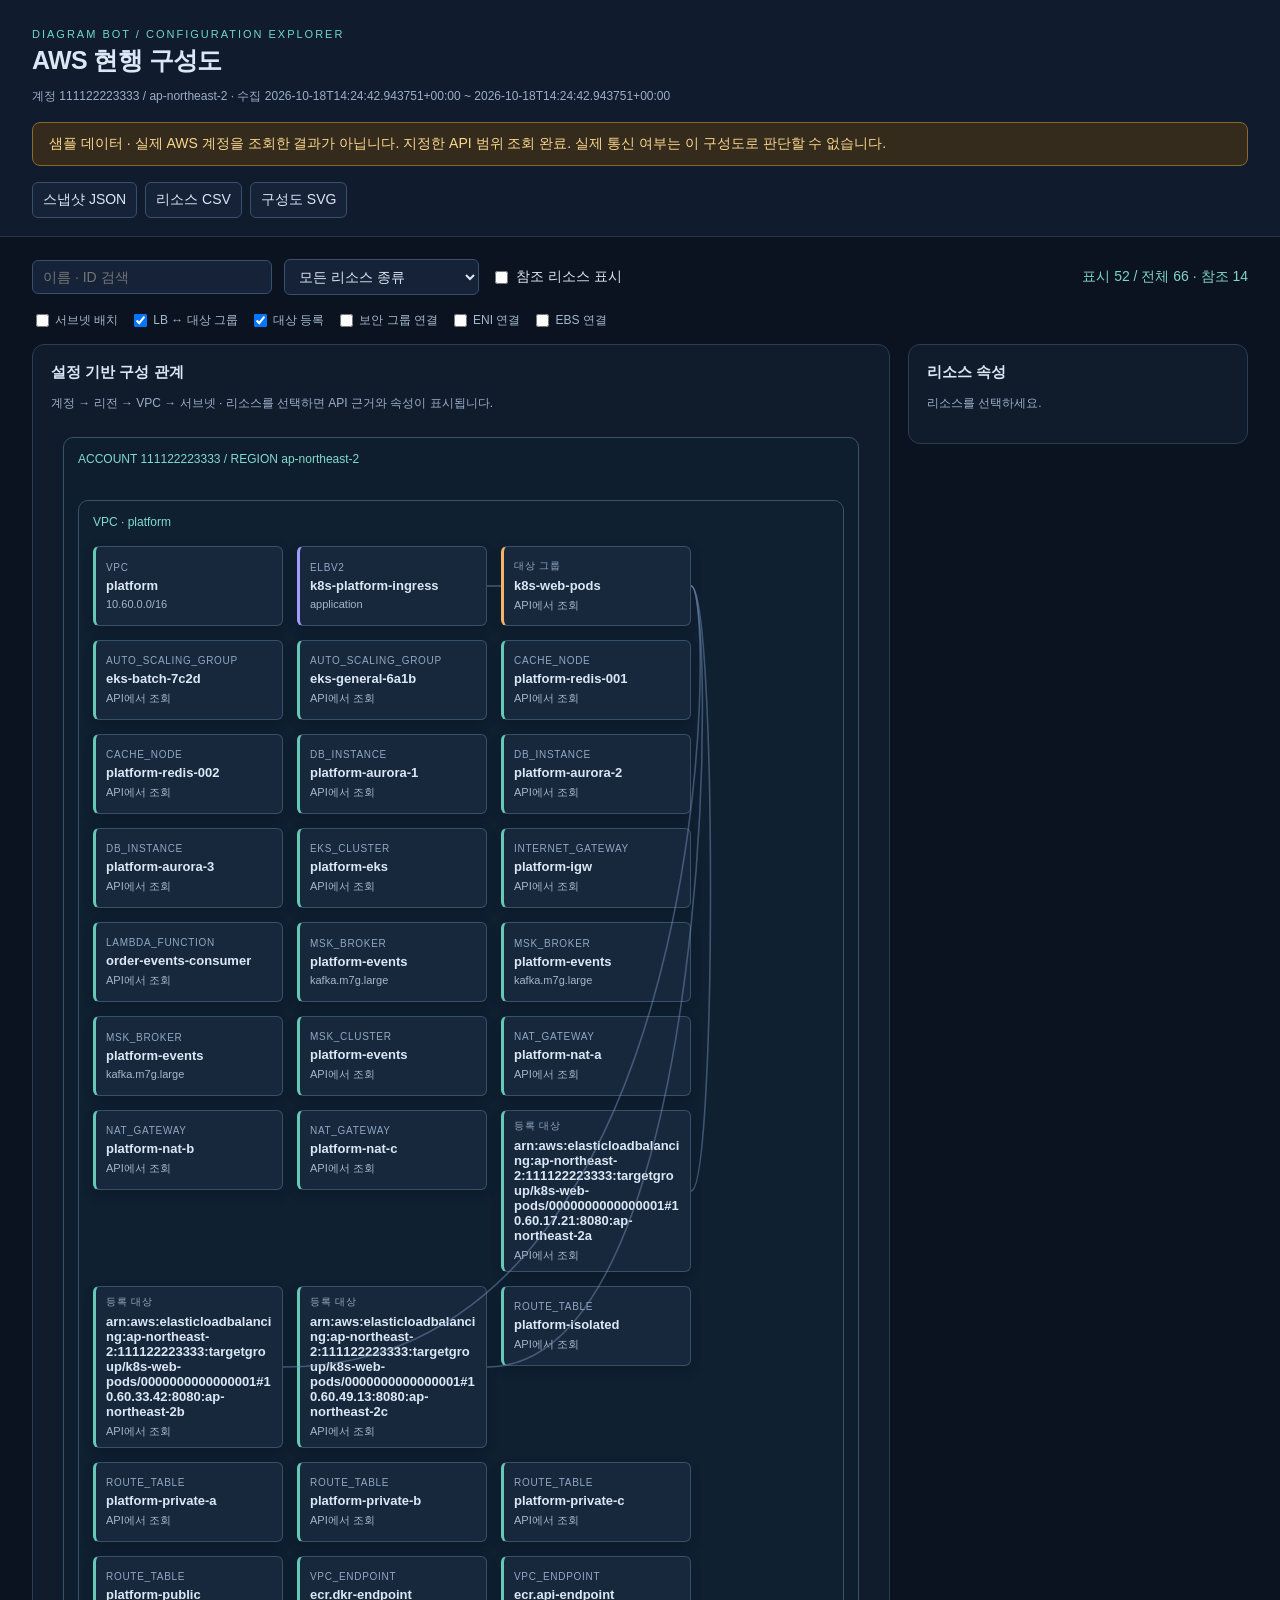
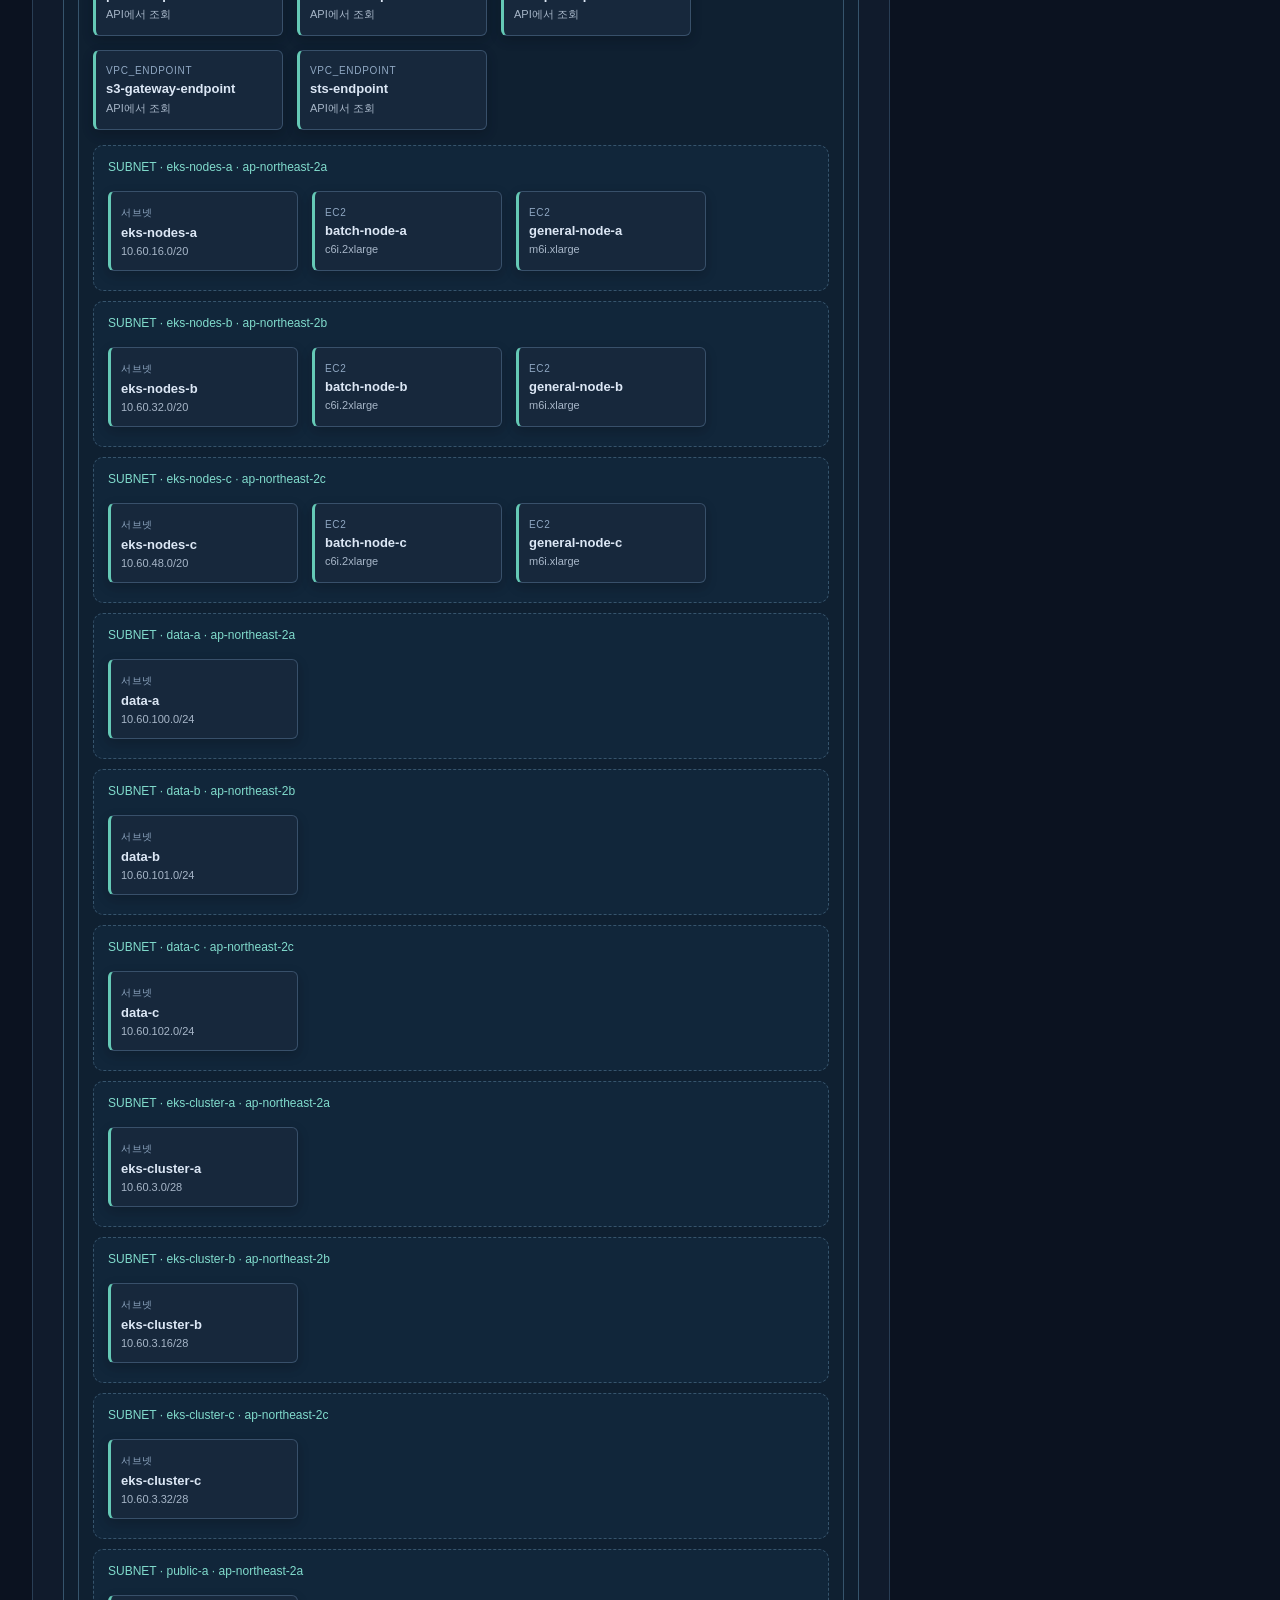
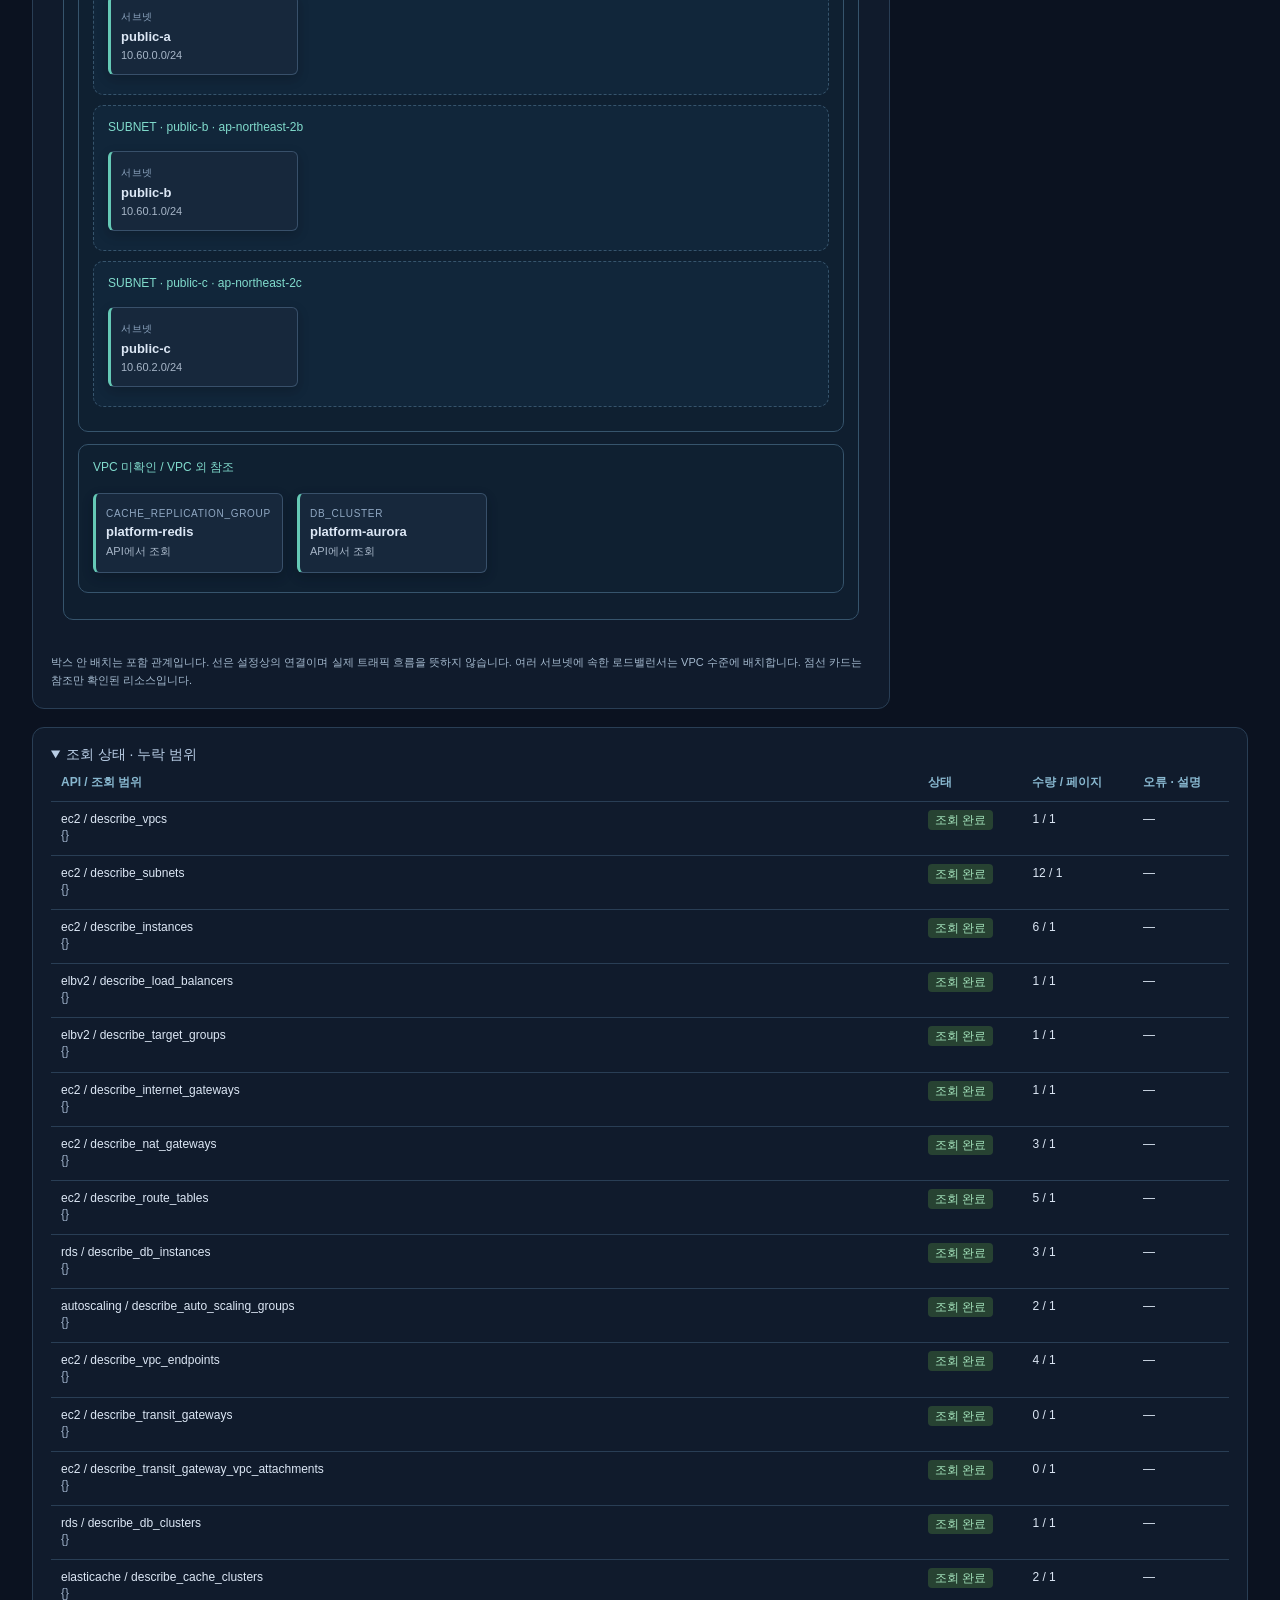
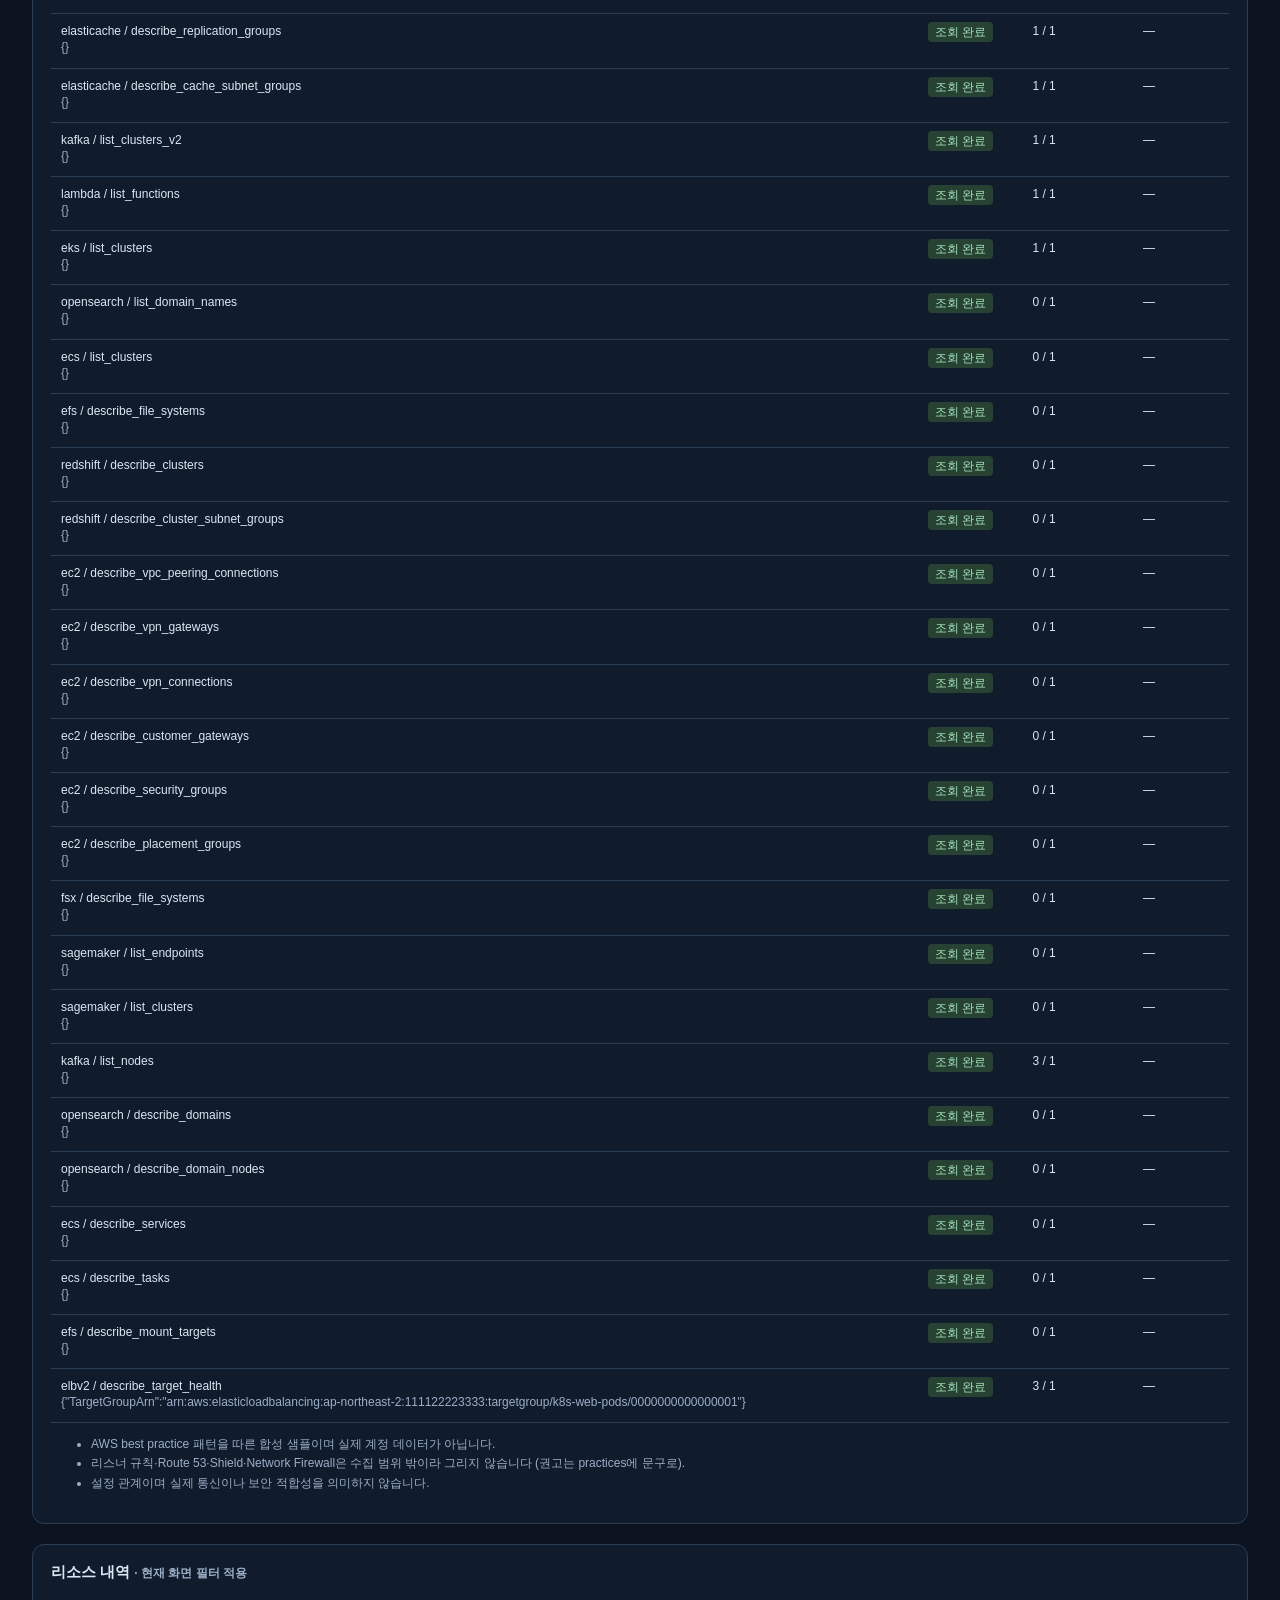
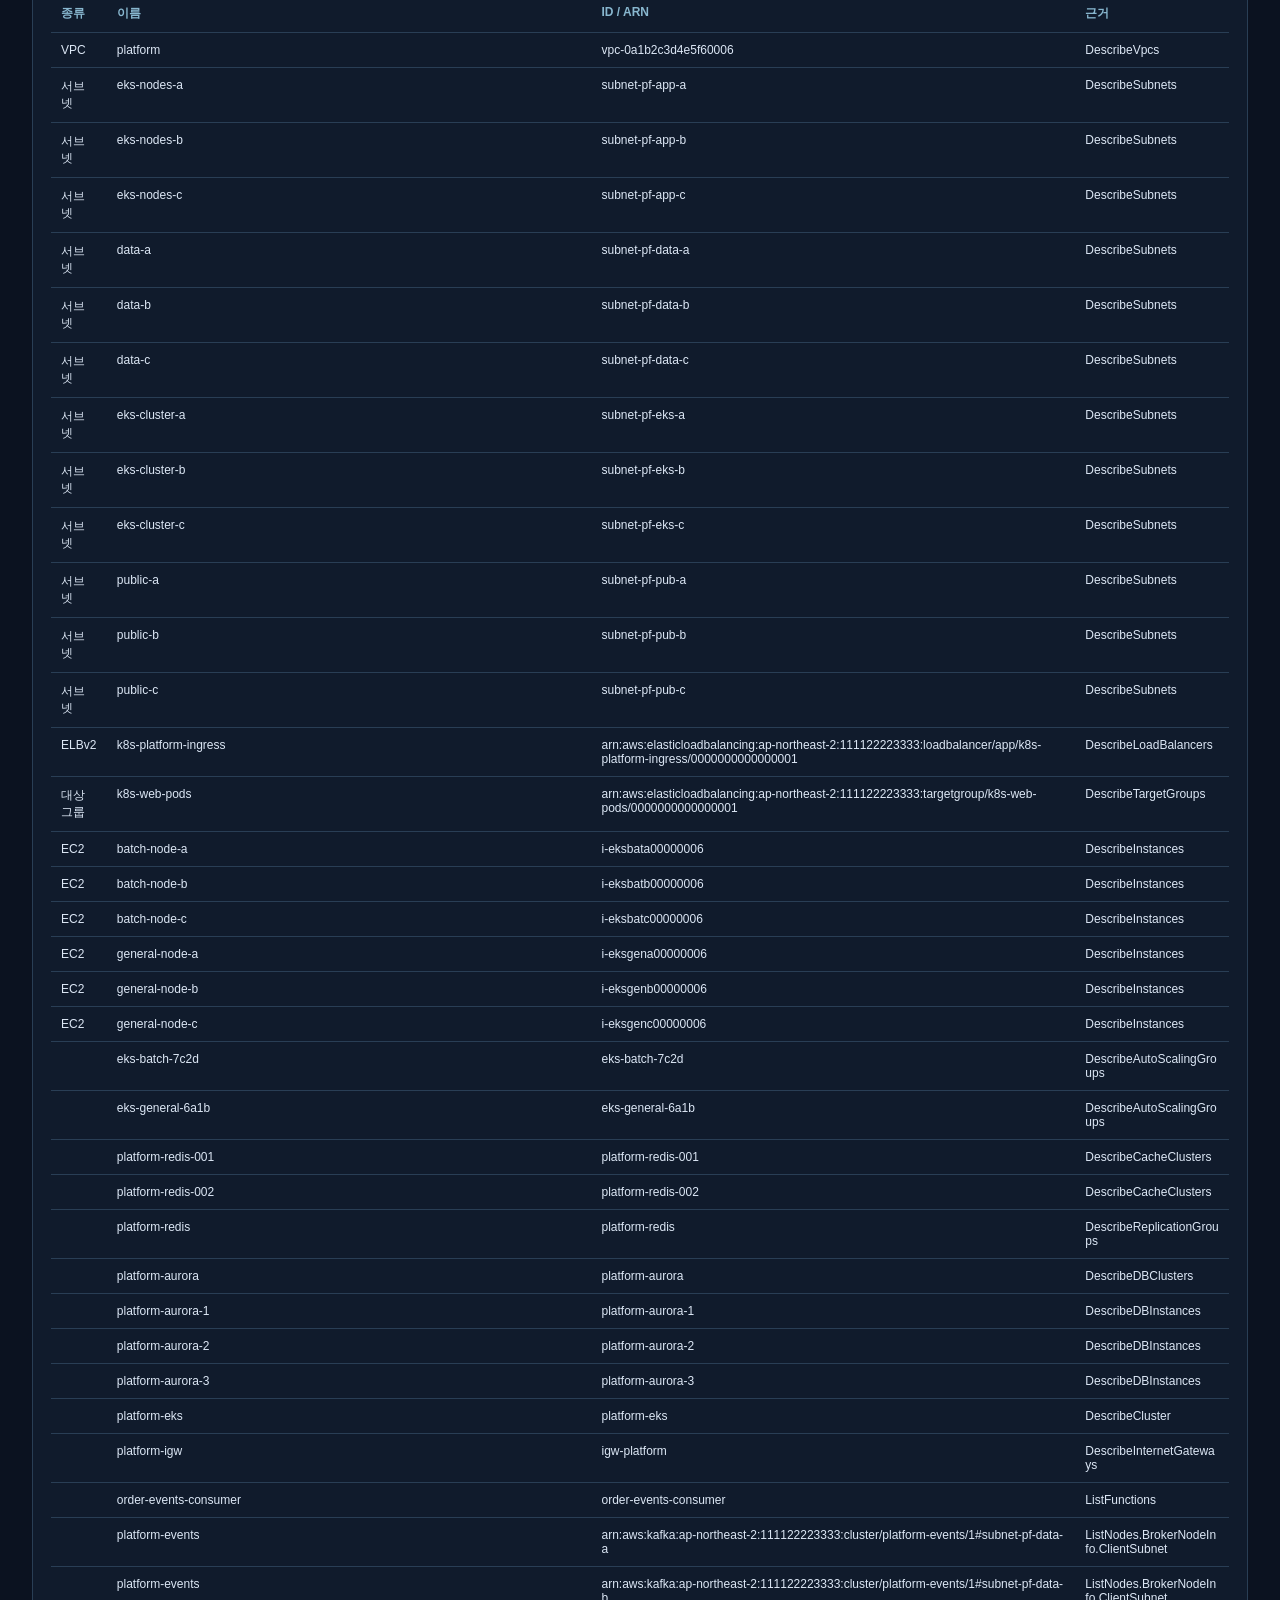
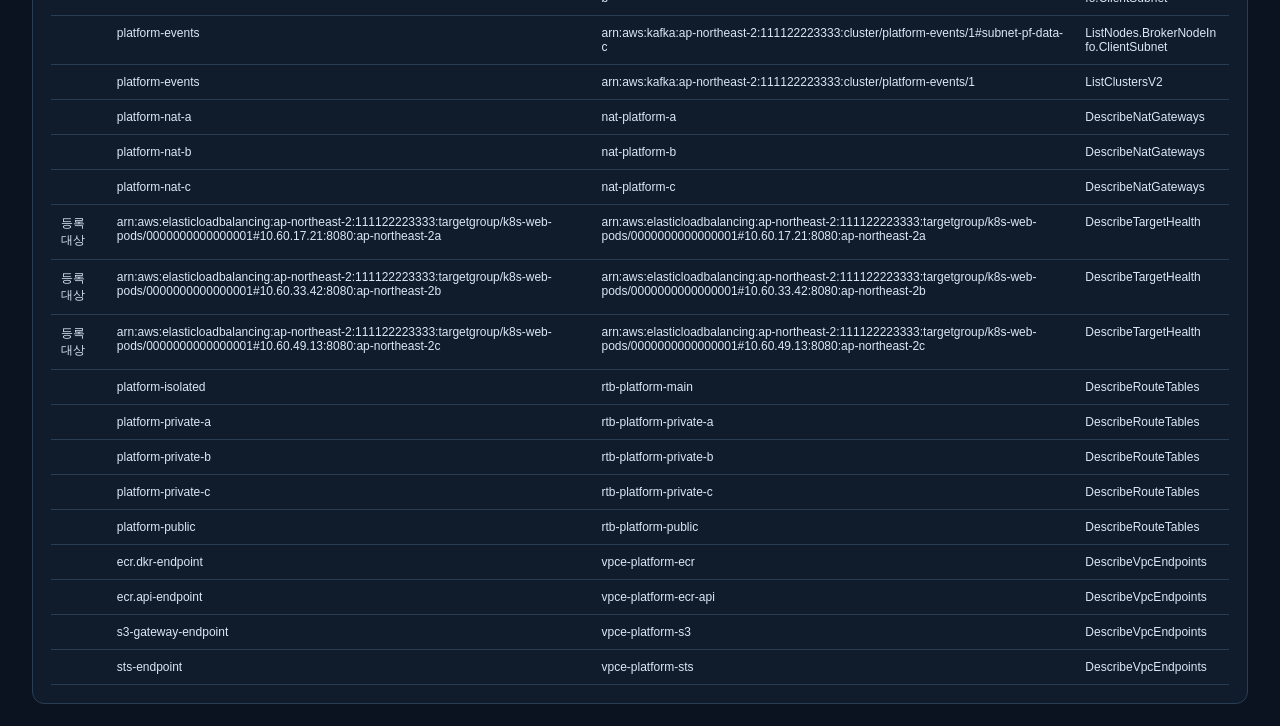
<file: examples/samples/eks-platform/index.html>
<!doctype html>
<html lang="ko">
<head>
<meta charset="utf-8"><meta name="viewport" content="width=device-width,initial-scale=1">
<title>Diagram Bot · AWS 현행 구성도</title>
<style>
:root{font-family:Inter,Pretendard,-apple-system,BlinkMacSystemFont,"Segoe UI",sans-serif;color:#dce7f5;background:#0b1220;font-size:14px}*{box-sizing:border-box}body{margin:0}header{padding:28px 32px 18px;border-bottom:1px solid #29374a;background:#101b2e}h1{font-size:25px;letter-spacing:-.6px;margin:4px 0 10px}.eyebrow{font-size:11px;letter-spacing:2px;color:#6ed9c5}.muted{color:#9cafc7;font-size:12px;line-height:1.6}#notice{margin-top:16px;padding:12px 16px;border:1px solid #8b692e;background:#352b1c;border-radius:8px;color:#f9d78d}button,input,select{font:inherit;color:inherit;background:#152238;border:1px solid #38506a;border-radius:6px;padding:8px 10px}button{cursor:pointer}button:hover{background:#263c55}button:focus-visible,input:focus-visible,select:focus-visible{outline:2px solid #6ed9c5}nav{display:flex;gap:8px;flex-wrap:wrap;margin:16px 0 0}main{padding:22px 32px}.toolbar{display:flex;gap:12px;flex-wrap:wrap;align-items:center;margin-bottom:16px}.toolbar input[type=search]{min-width:240px}.toolbar label{display:flex;align-items:center;gap:5px}.layout{display:grid;grid-template-columns:minmax(0,1fr) 340px;gap:18px}.panel{border:1px solid #293e55;background:#101b2c;border-radius:12px;padding:18px;min-width:0}.panel h2{font-size:15px;margin:0 0 12px}#canvas{position:relative;min-height:450px;overflow:auto;padding:12px}#groups{position:relative;z-index:1;min-width:560px;pointer-events:none}.group{border:1px solid #36546c;border-radius:10px;padding:14px;margin:12px 0;background:#10263855}.group-title{font-size:12px;color:#81dccd;overflow-wrap:anywhere;margin-bottom:12px}.subnet{border-style:dashed;background:#18334c55;margin:10px 0}.cards{display:flex;flex-wrap:wrap;gap:14px;align-items:start;padding:5px 0}.resource{pointer-events:auto;width:190px;min-height:80px;text-align:left;position:relative;border-left:3px solid #65c9b6;box-shadow:0 4px 12px #0003;background:#17283c;overflow-wrap:anywhere}.resource .kind{display:block;font-size:10px;color:#90a8c3;letter-spacing:.7px;text-transform:uppercase;margin-bottom:5px}.resource strong{display:block;font-size:13px}.resource small{display:block;color:#a7b6c8;margin-top:5px;font-size:11px}.resource.ref{border-style:dashed;border-left-color:#d0ad6b}.resource.selected{outline:2px solid #80e5d1;background:#234254}.resource[data-kind=load_balancer]{border-left-color:#a29bfe}.resource[data-kind=target_group]{border-left-color:#f4b366}#edges{position:absolute;top:0;left:0;z-index:2;pointer-events:none;overflow:visible}.edge{fill:none;stroke:#708bb3;stroke-width:1.6;opacity:.5}.edge.active{stroke:#7cf0d6;stroke-width:2.5;opacity:1}#detail{position:sticky;top:18px;align-self:start;max-height:85vh;overflow:auto}pre{white-space:pre-wrap;overflow-wrap:anywhere;background:#0b1422;padding:12px;border-radius:6px;font-size:11px;line-height:1.65}.relation{padding:10px 0;border-bottom:1px solid #293d51;font-size:12px;overflow-wrap:anywhere}details{margin:18px 0}summary{cursor:pointer;color:#b8cde5}table{width:100%;border-collapse:collapse;font-size:12px}th,td{text-align:left;padding:10px;border-bottom:1px solid #293e55;vertical-align:top;overflow-wrap:anywhere}th{color:#88b7cf}tbody tr{cursor:pointer}tbody tr:hover{background:#1c3047}.table-wrap{overflow:auto}.badge{padding:3px 7px;border-radius:4px;background:#274232;color:#a3e2bb}.badge.warn{background:#4c3b20;color:#f6d598}.empty{padding:30px;color:#9cafc7}#inventory{margin-top:20px}#stats{margin-left:auto;color:#80d5c4}.legend{font-size:11px;color:#a4b9ce;margin-top:10px;line-height:1.6}.relation-controls{display:flex;gap:12px;flex-wrap:wrap;margin-bottom:14px;color:#a4b9ce;font-size:12px}.relation-controls label{display:flex;align-items:center;gap:3px}@media(max-width:1000px){.layout{grid-template-columns:1fr}#detail{position:static;max-height:none}header,main{padding:20px}#stats{margin-left:0}}
</style>
</head>
<body>
<header><div class="eyebrow">DIAGRAM BOT / CONFIGURATION EXPLORER</div><h1>AWS 현행 구성도</h1><div id="scope" class="muted"></div><div id="notice" role="status"></div><nav><button id="json-download">스냅샷 JSON</button><button id="csv-download">리소스 CSV</button><button id="svg-download">구성도 SVG</button></nav></header>
<main>
<div class="toolbar"><input id="search" type="search" aria-label="리소스 검색" placeholder="이름 · ID 검색"><select id="kind" aria-label="리소스 종류"><option value="all">모든 리소스 종류</option></select><label><input id="references" type="checkbox">참조 리소스 표시</label><span id="stats"></span></div>
<div class="relation-controls" id="relation-controls"></div>
<div class="layout"><section class="panel"><h2>설정 기반 구성 관계</h2><div class="muted">계정 → 리전 → VPC → 서브넷 · 리소스를 선택하면 API 근거와 속성이 표시됩니다.</div><div id="canvas"><svg id="edges" aria-hidden="true"></svg><div id="groups"></div></div><div class="legend">박스 안 배치는 포함 관계입니다. 선은 설정상의 연결이며 실제 트래픽 흐름을 뜻하지 않습니다. 여러 서브넷에 속한 로드밸런서는 VPC 수준에 배치합니다. 점선 카드는 참조만 확인된 리소스입니다.</div></section><aside id="detail" class="panel"><h2>리소스 속성</h2><p class="muted">리소스를 선택하세요.</p></aside></div>
<details open class="panel"><summary>조회 상태 · 누락 범위</summary><div class="table-wrap"><table><thead><tr><th>API / 조회 범위</th><th>상태</th><th>수량 / 페이지</th><th>오류 · 설명</th></tr></thead><tbody id="coverage"></tbody></table></div><ul id="limitations" class="muted"></ul></details>
<section id="inventory" class="panel"><h2>리소스 내역 <span class="muted">· 현재 화면 필터 적용</span></h2><div class="table-wrap"><table><thead><tr><th>종류</th><th>이름</th><th>ID / ARN</th><th>근거</th></tr></thead><tbody id="rows"></tbody></table></div></section>
</main>
<script id="snapshot" type="application/json">{
  "schema_version": 1,
  "metadata": {
    "account_id": "111122223333",
    "region": "ap-northeast-2",
    "partition": "aws",
    "started_at": "2026-10-18T14:24:42.943751+00:00",
    "finished_at": "2026-10-18T14:24:42.943751+00:00",
    "status": "complete",
    "demo": true,
    "sample": "eks-platform",
    "sample_version": 7,
    "title": "EKS 플랫폼 (EKS · MSK · ElastiCache · Aurora · Lambda)",
    "practices": [
      "EKS 컨트롤 플레인 엔드포인트는 비공개, 관리형 노드 그룹은 세 AZ 프라이빗 서브넷에 분산",
      "클러스터 서브넷(컨트롤 플레인 ENI)은 AZ마다 전용 /28로 노드 서브넷과 분리해 노드·파드 확장이 클러스터 IP를 잠식하지 않음 (EKS 서브넷 모범 사례)",
      "인그레스는 AWS Load Balancer Controller의 ALB → IP 대상(파드), 서브넷은 kubernetes.io/role/elb·internal-elb 태그로 지정",
      "Aurora PostgreSQL writer와 다른 두 AZ의 reader (어느 AZ가 장애여도 승격 대상), ElastiCache Redis는 primary/replica 자동 장애 조치",
      "MSK 브로커는 AZ마다 하나, 클라이언트-브로커 TLS",
      "데이터 계층(Aurora·Redis·MSK)은 인터넷 경로 없는 격리 서브넷",
      "ECR API·Docker·STS 인터페이스와 S3 게이트웨이 엔드포인트로 이미지·자격 증명·객체 접근을 사설 경로로",
      "도형 밖 권고: 인터넷 ALB에 AWS WAF, MSK 토픽 복제 계수 3 (수집 범위 밖)"
    ],
    "scope": [
      "VPC",
      "Subnet",
      "EC2",
      "ELBv2",
      "TargetGroup",
      "RegisteredTarget",
      "InternetGateway",
      "NatGateway",
      "RouteTable",
      "RDS",
      "AutoScalingGroup",
      "VpcEndpoint",
      "TransitGateway",
      "EKS",
      "MSK",
      "ElastiCache",
      "Lambda",
      "OpenSearch",
      "ECS",
      "EFS",
      "Redshift",
      "VpcPeering",
      "VPN",
      "ElasticIP",
      "TransitGatewayRouteTable",
      "CloudFront",
      "WAF",
      "DirectConnect"
    ],
    "limitations": [
      "AWS best practice 패턴을 따른 합성 샘플이며 실제 계정 데이터가 아닙니다.",
      "리스너 규칙·Route 53·Shield·Network Firewall은 수집 범위 밖이라 그리지 않습니다 (권고는 practices에 문구로).",
      "설정 관계이며 실제 통신이나 보안 적합성을 의미하지 않습니다."
    ]
  },
  "coverage": [
    {
      "service": "ec2",
      "operation": "describe_vpcs",
      "status": "complete",
      "pages": 1,
      "items": 1
    },
    {
      "service": "ec2",
      "operation": "describe_subnets",
      "status": "complete",
      "pages": 1,
      "items": 12
    },
    {
      "service": "ec2",
      "operation": "describe_instances",
      "status": "complete",
      "pages": 1,
      "items": 6
    },
    {
      "service": "elbv2",
      "operation": "describe_load_balancers",
      "status": "complete",
      "pages": 1,
      "items": 1
    },
    {
      "service": "elbv2",
      "operation": "describe_target_groups",
      "status": "complete",
      "pages": 1,
      "items": 1
    },
    {
      "service": "ec2",
      "operation": "describe_internet_gateways",
      "status": "complete",
      "pages": 1,
      "items": 1
    },
    {
      "service": "ec2",
      "operation": "describe_nat_gateways",
      "status": "complete",
      "pages": 1,
      "items": 3
    },
    {
      "service": "ec2",
      "operation": "describe_route_tables",
      "status": "complete",
      "pages": 1,
      "items": 5
    },
    {
      "service": "rds",
      "operation": "describe_db_instances",
      "status": "complete",
      "pages": 1,
      "items": 3
    },
    {
      "service": "autoscaling",
      "operation": "describe_auto_scaling_groups",
      "status": "complete",
      "pages": 1,
      "items": 2
    },
    {
      "service": "ec2",
      "operation": "describe_vpc_endpoints",
      "status": "complete",
      "pages": 1,
      "items": 4
    },
    {
      "service": "ec2",
      "operation": "describe_transit_gateways",
      "status": "complete",
      "pages": 1,
      "items": 0
    },
    {
      "service": "ec2",
      "operation": "describe_transit_gateway_vpc_attachments",
      "status": "complete",
      "pages": 1,
      "items": 0
    },
    {
      "service": "rds",
      "operation": "describe_db_clusters",
      "status": "complete",
      "pages": 1,
      "items": 1
    },
    {
      "service": "elasticache",
      "operation": "describe_cache_clusters",
      "status": "complete",
      "pages": 1,
      "items": 2
    },
    {
      "service": "elasticache",
      "operation": "describe_replication_groups",
      "status": "complete",
      "pages": 1,
      "items": 1
    },
    {
      "service": "elasticache",
      "operation": "describe_cache_subnet_groups",
      "status": "complete",
      "pages": 1,
      "items": 1
    },
    {
      "service": "kafka",
      "operation": "list_clusters_v2",
      "status": "complete",
      "pages": 1,
      "items": 1
    },
    {
      "service": "lambda",
      "operation": "list_functions",
      "status": "complete",
      "pages": 1,
      "items": 1
    },
    {
      "service": "eks",
      "operation": "list_clusters",
      "status": "complete",
      "pages": 1,
      "items": 1
    },
    {
      "service": "opensearch",
      "operation": "list_domain_names",
      "status": "complete",
      "pages": 1,
      "items": 0
    },
    {
      "service": "ecs",
      "operation": "list_clusters",
      "status": "complete",
      "pages": 1,
      "items": 0
    },
    {
      "service": "efs",
      "operation": "describe_file_systems",
      "status": "complete",
      "pages": 1,
      "items": 0
    },
    {
      "service": "redshift",
      "operation": "describe_clusters",
      "status": "complete",
      "pages": 1,
      "items": 0
    },
    {
      "service": "redshift",
      "operation": "describe_cluster_subnet_groups",
      "status": "complete",
      "pages": 1,
      "items": 0
    },
    {
      "service": "ec2",
      "operation": "describe_vpc_peering_connections",
      "status": "complete",
      "pages": 1,
      "items": 0
    },
    {
      "service": "ec2",
      "operation": "describe_vpn_gateways",
      "status": "complete",
      "pages": 1,
      "items": 0
    },
    {
      "service": "ec2",
      "operation": "describe_vpn_connections",
      "status": "complete",
      "pages": 1,
      "items": 0
    },
    {
      "service": "ec2",
      "operation": "describe_customer_gateways",
      "status": "complete",
      "pages": 1,
      "items": 0
    },
    {
      "service": "ec2",
      "operation": "describe_security_groups",
      "status": "complete",
      "pages": 1,
      "items": 0
    },
    {
      "service": "ec2",
      "operation": "describe_placement_groups",
      "status": "complete",
      "pages": 1,
      "items": 0
    },
    {
      "service": "fsx",
      "operation": "describe_file_systems",
      "status": "complete",
      "pages": 1,
      "items": 0
    },
    {
      "service": "sagemaker",
      "operation": "list_endpoints",
      "status": "complete",
      "pages": 1,
      "items": 0
    },
    {
      "service": "sagemaker",
      "operation": "list_clusters",
      "status": "complete",
      "pages": 1,
      "items": 0
    },
    {
      "service": "kafka",
      "operation": "list_nodes",
      "status": "complete",
      "pages": 1,
      "items": 3
    },
    {
      "service": "opensearch",
      "operation": "describe_domains",
      "status": "complete",
      "pages": 1,
      "items": 0
    },
    {
      "service": "opensearch",
      "operation": "describe_domain_nodes",
      "status": "complete",
      "pages": 1,
      "items": 0
    },
    {
      "service": "ecs",
      "operation": "describe_services",
      "status": "complete",
      "pages": 1,
      "items": 0
    },
    {
      "service": "ecs",
      "operation": "describe_tasks",
      "status": "complete",
      "pages": 1,
      "items": 0
    },
    {
      "service": "efs",
      "operation": "describe_mount_targets",
      "status": "complete",
      "pages": 1,
      "items": 0
    },
    {
      "service": "elbv2",
      "operation": "describe_target_health",
      "parameters": {
        "TargetGroupArn": "arn:aws:elasticloadbalancing:ap-northeast-2:111122223333:targetgroup/k8s-web-pods/0000000000000001"
      },
      "status": "complete",
      "pages": 1,
      "items": 3
    }
  ],
  "raw": {
    "vpcs": [
      {
        "VpcId": "vpc-0a1b2c3d4e5f60006",
        "CidrBlock": "10.60.0.0/16",
        "Tags": [
          {
            "Key": "Name",
            "Value": "platform"
          },
          {
            "Key": "Environment",
            "Value": "production"
          }
        ]
      }
    ],
    "subnets": [
      {
        "SubnetId": "subnet-pf-pub-a",
        "VpcId": "vpc-0a1b2c3d4e5f60006",
        "AvailabilityZone": "ap-northeast-2a",
        "CidrBlock": "10.60.0.0/24",
        "MapPublicIpOnLaunch": true,
        "Tags": [
          {
            "Key": "Name",
            "Value": "public-a"
          },
          {
            "Key": "Tier",
            "Value": "public"
          },
          {
            "Key": "kubernetes.io/role/elb",
            "Value": "1"
          }
        ],
        "AvailableIpAddressCount": 251
      },
      {
        "SubnetId": "subnet-pf-pub-b",
        "VpcId": "vpc-0a1b2c3d4e5f60006",
        "AvailabilityZone": "ap-northeast-2b",
        "CidrBlock": "10.60.1.0/24",
        "MapPublicIpOnLaunch": true,
        "Tags": [
          {
            "Key": "Name",
            "Value": "public-b"
          },
          {
            "Key": "Tier",
            "Value": "public"
          },
          {
            "Key": "kubernetes.io/role/elb",
            "Value": "1"
          }
        ],
        "AvailableIpAddressCount": 251
      },
      {
        "SubnetId": "subnet-pf-pub-c",
        "VpcId": "vpc-0a1b2c3d4e5f60006",
        "AvailabilityZone": "ap-northeast-2c",
        "CidrBlock": "10.60.2.0/24",
        "MapPublicIpOnLaunch": true,
        "Tags": [
          {
            "Key": "Name",
            "Value": "public-c"
          },
          {
            "Key": "Tier",
            "Value": "public"
          },
          {
            "Key": "kubernetes.io/role/elb",
            "Value": "1"
          }
        ],
        "AvailableIpAddressCount": 251
      },
      {
        "SubnetId": "subnet-pf-app-a",
        "VpcId": "vpc-0a1b2c3d4e5f60006",
        "AvailabilityZone": "ap-northeast-2a",
        "CidrBlock": "10.60.16.0/20",
        "MapPublicIpOnLaunch": false,
        "Tags": [
          {
            "Key": "Name",
            "Value": "eks-nodes-a"
          },
          {
            "Key": "Tier",
            "Value": "app"
          },
          {
            "Key": "kubernetes.io/role/internal-elb",
            "Value": "1"
          }
        ],
        "AvailableIpAddressCount": 4089
      },
      {
        "SubnetId": "subnet-pf-app-b",
        "VpcId": "vpc-0a1b2c3d4e5f60006",
        "AvailabilityZone": "ap-northeast-2b",
        "CidrBlock": "10.60.32.0/20",
        "MapPublicIpOnLaunch": false,
        "Tags": [
          {
            "Key": "Name",
            "Value": "eks-nodes-b"
          },
          {
            "Key": "Tier",
            "Value": "app"
          },
          {
            "Key": "kubernetes.io/role/internal-elb",
            "Value": "1"
          }
        ],
        "AvailableIpAddressCount": 4089
      },
      {
        "SubnetId": "subnet-pf-app-c",
        "VpcId": "vpc-0a1b2c3d4e5f60006",
        "AvailabilityZone": "ap-northeast-2c",
        "CidrBlock": "10.60.48.0/20",
        "MapPublicIpOnLaunch": false,
        "Tags": [
          {
            "Key": "Name",
            "Value": "eks-nodes-c"
          },
          {
            "Key": "Tier",
            "Value": "app"
          },
          {
            "Key": "kubernetes.io/role/internal-elb",
            "Value": "1"
          }
        ],
        "AvailableIpAddressCount": 4089
      },
      {
        "SubnetId": "subnet-pf-data-a",
        "VpcId": "vpc-0a1b2c3d4e5f60006",
        "AvailabilityZone": "ap-northeast-2a",
        "CidrBlock": "10.60.100.0/24",
        "MapPublicIpOnLaunch": false,
        "Tags": [
          {
            "Key": "Name",
            "Value": "data-a"
          },
          {
            "Key": "Tier",
            "Value": "data"
          }
        ],
        "AvailableIpAddressCount": 251
      },
      {
        "SubnetId": "subnet-pf-data-b",
        "VpcId": "vpc-0a1b2c3d4e5f60006",
        "AvailabilityZone": "ap-northeast-2b",
        "CidrBlock": "10.60.101.0/24",
        "MapPublicIpOnLaunch": false,
        "Tags": [
          {
            "Key": "Name",
            "Value": "data-b"
          },
          {
            "Key": "Tier",
            "Value": "data"
          }
        ],
        "AvailableIpAddressCount": 251
      },
      {
        "SubnetId": "subnet-pf-data-c",
        "VpcId": "vpc-0a1b2c3d4e5f60006",
        "AvailabilityZone": "ap-northeast-2c",
        "CidrBlock": "10.60.102.0/24",
        "MapPublicIpOnLaunch": false,
        "Tags": [
          {
            "Key": "Name",
            "Value": "data-c"
          },
          {
            "Key": "Tier",
            "Value": "data"
          }
        ],
        "AvailableIpAddressCount": 251
      },
      {
        "SubnetId": "subnet-pf-eks-a",
        "VpcId": "vpc-0a1b2c3d4e5f60006",
        "AvailabilityZone": "ap-northeast-2a",
        "CidrBlock": "10.60.3.0/28",
        "MapPublicIpOnLaunch": false,
        "Tags": [
          {
            "Key": "Name",
            "Value": "eks-cluster-a"
          },
          {
            "Key": "Tier",
            "Value": "app"
          }
        ],
        "AvailableIpAddressCount": 11
      },
      {
        "SubnetId": "subnet-pf-eks-b",
        "VpcId": "vpc-0a1b2c3d4e5f60006",
        "AvailabilityZone": "ap-northeast-2b",
        "CidrBlock": "10.60.3.16/28",
        "MapPublicIpOnLaunch": false,
        "Tags": [
          {
            "Key": "Name",
            "Value": "eks-cluster-b"
          },
          {
            "Key": "Tier",
            "Value": "app"
          }
        ],
        "AvailableIpAddressCount": 11
      },
      {
        "SubnetId": "subnet-pf-eks-c",
        "VpcId": "vpc-0a1b2c3d4e5f60006",
        "AvailabilityZone": "ap-northeast-2c",
        "CidrBlock": "10.60.3.32/28",
        "MapPublicIpOnLaunch": false,
        "Tags": [
          {
            "Key": "Name",
            "Value": "eks-cluster-c"
          },
          {
            "Key": "Tier",
            "Value": "app"
          }
        ],
        "AvailableIpAddressCount": 11
      }
    ],
    "instances": [
      {
        "InstanceId": "i-eksgena00000006",
        "VpcId": "vpc-0a1b2c3d4e5f60006",
        "SubnetId": "subnet-pf-app-a",
        "InstanceType": "m6i.xlarge",
        "State": {
          "Name": "running"
        },
        "PrivateIpAddress": "10.60.16.10",
        "Placement": {
          "AvailabilityZone": "ap-northeast-2a"
        },
        "MetadataOptions": {
          "HttpTokens": "required"
        },
        "Tags": [
          {
            "Key": "Name",
            "Value": "general-node-a"
          },
          {
            "Key": "eks:cluster-name",
            "Value": "platform-eks"
          },
          {
            "Key": "eks:nodegroup-name",
            "Value": "general"
          }
        ],
        "SecurityGroups": [
          {
            "GroupId": "sg-eks-nodes"
          }
        ],
        "NetworkInterfaces": [
          {
            "NetworkInterfaceId": "eni-eksgena00000006",
            "InterfaceType": "interface"
          }
        ],
        "BlockDeviceMappings": [
          {
            "Ebs": {
              "VolumeId": "vol-eksgena00000006"
            }
          }
        ]
      },
      {
        "InstanceId": "i-eksgenb00000006",
        "VpcId": "vpc-0a1b2c3d4e5f60006",
        "SubnetId": "subnet-pf-app-b",
        "InstanceType": "m6i.xlarge",
        "State": {
          "Name": "running"
        },
        "PrivateIpAddress": "10.60.32.10",
        "Placement": {
          "AvailabilityZone": "ap-northeast-2b"
        },
        "MetadataOptions": {
          "HttpTokens": "required"
        },
        "Tags": [
          {
            "Key": "Name",
            "Value": "general-node-b"
          },
          {
            "Key": "eks:cluster-name",
            "Value": "platform-eks"
          },
          {
            "Key": "eks:nodegroup-name",
            "Value": "general"
          }
        ],
        "SecurityGroups": [
          {
            "GroupId": "sg-eks-nodes"
          }
        ],
        "NetworkInterfaces": [
          {
            "NetworkInterfaceId": "eni-eksgenb00000006",
            "InterfaceType": "interface"
          }
        ],
        "BlockDeviceMappings": [
          {
            "Ebs": {
              "VolumeId": "vol-eksgenb00000006"
            }
          }
        ]
      },
      {
        "InstanceId": "i-eksgenc00000006",
        "VpcId": "vpc-0a1b2c3d4e5f60006",
        "SubnetId": "subnet-pf-app-c",
        "InstanceType": "m6i.xlarge",
        "State": {
          "Name": "running"
        },
        "PrivateIpAddress": "10.60.48.10",
        "Placement": {
          "AvailabilityZone": "ap-northeast-2c"
        },
        "MetadataOptions": {
          "HttpTokens": "required"
        },
        "Tags": [
          {
            "Key": "Name",
            "Value": "general-node-c"
          },
          {
            "Key": "eks:cluster-name",
            "Value": "platform-eks"
          },
          {
            "Key": "eks:nodegroup-name",
            "Value": "general"
          }
        ],
        "SecurityGroups": [
          {
            "GroupId": "sg-eks-nodes"
          }
        ],
        "NetworkInterfaces": [
          {
            "NetworkInterfaceId": "eni-eksgenc00000006",
            "InterfaceType": "interface"
          }
        ],
        "BlockDeviceMappings": [
          {
            "Ebs": {
              "VolumeId": "vol-eksgenc00000006"
            }
          }
        ]
      },
      {
        "InstanceId": "i-eksbata00000006",
        "VpcId": "vpc-0a1b2c3d4e5f60006",
        "SubnetId": "subnet-pf-app-a",
        "InstanceType": "c6i.2xlarge",
        "State": {
          "Name": "running"
        },
        "PrivateIpAddress": "10.60.16.11",
        "Placement": {
          "AvailabilityZone": "ap-northeast-2a"
        },
        "MetadataOptions": {
          "HttpTokens": "required"
        },
        "Tags": [
          {
            "Key": "Name",
            "Value": "batch-node-a"
          },
          {
            "Key": "eks:cluster-name",
            "Value": "platform-eks"
          },
          {
            "Key": "eks:nodegroup-name",
            "Value": "batch"
          }
        ],
        "SecurityGroups": [
          {
            "GroupId": "sg-eks-nodes"
          }
        ],
        "NetworkInterfaces": [
          {
            "NetworkInterfaceId": "eni-eksbata00000006",
            "InterfaceType": "interface"
          }
        ],
        "BlockDeviceMappings": [
          {
            "Ebs": {
              "VolumeId": "vol-eksbata00000006"
            }
          }
        ]
      },
      {
        "InstanceId": "i-eksbatb00000006",
        "VpcId": "vpc-0a1b2c3d4e5f60006",
        "SubnetId": "subnet-pf-app-b",
        "InstanceType": "c6i.2xlarge",
        "State": {
          "Name": "running"
        },
        "PrivateIpAddress": "10.60.32.11",
        "Placement": {
          "AvailabilityZone": "ap-northeast-2b"
        },
        "MetadataOptions": {
          "HttpTokens": "required"
        },
        "Tags": [
          {
            "Key": "Name",
            "Value": "batch-node-b"
          },
          {
            "Key": "eks:cluster-name",
            "Value": "platform-eks"
          },
          {
            "Key": "eks:nodegroup-name",
            "Value": "batch"
          }
        ],
        "SecurityGroups": [
          {
            "GroupId": "sg-eks-nodes"
          }
        ],
        "NetworkInterfaces": [
          {
            "NetworkInterfaceId": "eni-eksbatb00000006",
            "InterfaceType": "interface"
          }
        ],
        "BlockDeviceMappings": [
          {
            "Ebs": {
              "VolumeId": "vol-eksbatb00000006"
            }
          }
        ]
      },
      {
        "InstanceId": "i-eksbatc00000006",
        "VpcId": "vpc-0a1b2c3d4e5f60006",
        "SubnetId": "subnet-pf-app-c",
        "InstanceType": "c6i.2xlarge",
        "State": {
          "Name": "running"
        },
        "PrivateIpAddress": "10.60.48.11",
        "Placement": {
          "AvailabilityZone": "ap-northeast-2c"
        },
        "MetadataOptions": {
          "HttpTokens": "required"
        },
        "Tags": [
          {
            "Key": "Name",
            "Value": "batch-node-c"
          },
          {
            "Key": "eks:cluster-name",
            "Value": "platform-eks"
          },
          {
            "Key": "eks:nodegroup-name",
            "Value": "batch"
          }
        ],
        "SecurityGroups": [
          {
            "GroupId": "sg-eks-nodes"
          }
        ],
        "NetworkInterfaces": [
          {
            "NetworkInterfaceId": "eni-eksbatc00000006",
            "InterfaceType": "interface"
          }
        ],
        "BlockDeviceMappings": [
          {
            "Ebs": {
              "VolumeId": "vol-eksbatc00000006"
            }
          }
        ]
      }
    ],
    "load_balancers": [
      {
        "LoadBalancerArn": "arn:aws:elasticloadbalancing:ap-northeast-2:111122223333:loadbalancer/app/k8s-platform-ingress/0000000000000001",
        "LoadBalancerName": "k8s-platform-ingress",
        "Type": "application",
        "VpcId": "vpc-0a1b2c3d4e5f60006",
        "Scheme": "internet-facing",
        "AvailabilityZones": [
          {
            "ZoneName": "ap-northeast-2a",
            "SubnetId": "subnet-pf-pub-a"
          },
          {
            "ZoneName": "ap-northeast-2b",
            "SubnetId": "subnet-pf-pub-b"
          },
          {
            "ZoneName": "ap-northeast-2c",
            "SubnetId": "subnet-pf-pub-c"
          }
        ],
        "SecurityGroups": [
          "sg-ingress"
        ]
      }
    ],
    "target_groups": [
      {
        "TargetGroupArn": "arn:aws:elasticloadbalancing:ap-northeast-2:111122223333:targetgroup/k8s-web-pods/0000000000000001",
        "TargetGroupName": "k8s-web-pods",
        "VpcId": "vpc-0a1b2c3d4e5f60006",
        "TargetType": "ip",
        "Protocol": "HTTP",
        "Port": 8080,
        "HealthCheckPath": "/health",
        "LoadBalancerArns": [
          "arn:aws:elasticloadbalancing:ap-northeast-2:111122223333:loadbalancer/app/k8s-platform-ingress/0000000000000001"
        ]
      }
    ],
    "internet_gateways": [
      {
        "InternetGatewayId": "igw-platform",
        "Attachments": [
          {
            "VpcId": "vpc-0a1b2c3d4e5f60006",
            "State": "available"
          }
        ],
        "Tags": [
          {
            "Key": "Name",
            "Value": "platform-igw"
          }
        ]
      }
    ],
    "nat_gateways": [
      {
        "NatGatewayId": "nat-platform-a",
        "VpcId": "vpc-0a1b2c3d4e5f60006",
        "SubnetId": "subnet-pf-pub-a",
        "State": "available",
        "ConnectivityType": "public",
        "Tags": [
          {
            "Key": "Name",
            "Value": "platform-nat-a"
          }
        ]
      },
      {
        "NatGatewayId": "nat-platform-b",
        "VpcId": "vpc-0a1b2c3d4e5f60006",
        "SubnetId": "subnet-pf-pub-b",
        "State": "available",
        "ConnectivityType": "public",
        "Tags": [
          {
            "Key": "Name",
            "Value": "platform-nat-b"
          }
        ]
      },
      {
        "NatGatewayId": "nat-platform-c",
        "VpcId": "vpc-0a1b2c3d4e5f60006",
        "SubnetId": "subnet-pf-pub-c",
        "State": "available",
        "ConnectivityType": "public",
        "Tags": [
          {
            "Key": "Name",
            "Value": "platform-nat-c"
          }
        ]
      }
    ],
    "route_tables": [
      {
        "RouteTableId": "rtb-platform-public",
        "VpcId": "vpc-0a1b2c3d4e5f60006",
        "Routes": [
          {
            "DestinationCidrBlock": "10.60.0.0/16",
            "GatewayId": "local",
            "State": "active"
          },
          {
            "DestinationCidrBlock": "0.0.0.0/0",
            "GatewayId": "igw-platform",
            "State": "active"
          }
        ],
        "Associations": [
          {
            "RouteTableAssociationId": "rtbassoc-platform-public-0",
            "SubnetId": "subnet-pf-pub-a"
          },
          {
            "RouteTableAssociationId": "rtbassoc-platform-public-1",
            "SubnetId": "subnet-pf-pub-b"
          },
          {
            "RouteTableAssociationId": "rtbassoc-platform-public-2",
            "SubnetId": "subnet-pf-pub-c"
          }
        ],
        "Tags": [
          {
            "Key": "Name",
            "Value": "platform-public"
          }
        ]
      },
      {
        "RouteTableId": "rtb-platform-private-a",
        "VpcId": "vpc-0a1b2c3d4e5f60006",
        "Routes": [
          {
            "DestinationCidrBlock": "10.60.0.0/16",
            "GatewayId": "local",
            "State": "active"
          },
          {
            "DestinationCidrBlock": "0.0.0.0/0",
            "NatGatewayId": "nat-platform-a",
            "State": "active"
          },
          {
            "DestinationPrefixListId": "pl-s3",
            "GatewayId": "vpce-platform-s3",
            "State": "active"
          }
        ],
        "Associations": [
          {
            "RouteTableAssociationId": "rtbassoc-platform-private-a-0",
            "SubnetId": "subnet-pf-app-a"
          },
          {
            "RouteTableAssociationId": "rtbassoc-platform-private-a-1",
            "SubnetId": "subnet-pf-eks-a"
          }
        ],
        "Tags": [
          {
            "Key": "Name",
            "Value": "platform-private-a"
          }
        ]
      },
      {
        "RouteTableId": "rtb-platform-private-b",
        "VpcId": "vpc-0a1b2c3d4e5f60006",
        "Routes": [
          {
            "DestinationCidrBlock": "10.60.0.0/16",
            "GatewayId": "local",
            "State": "active"
          },
          {
            "DestinationCidrBlock": "0.0.0.0/0",
            "NatGatewayId": "nat-platform-b",
            "State": "active"
          },
          {
            "DestinationPrefixListId": "pl-s3",
            "GatewayId": "vpce-platform-s3",
            "State": "active"
          }
        ],
        "Associations": [
          {
            "RouteTableAssociationId": "rtbassoc-platform-private-b-0",
            "SubnetId": "subnet-pf-app-b"
          },
          {
            "RouteTableAssociationId": "rtbassoc-platform-private-b-1",
            "SubnetId": "subnet-pf-eks-b"
          }
        ],
        "Tags": [
          {
            "Key": "Name",
            "Value": "platform-private-b"
          }
        ]
      },
      {
        "RouteTableId": "rtb-platform-private-c",
        "VpcId": "vpc-0a1b2c3d4e5f60006",
        "Routes": [
          {
            "DestinationCidrBlock": "10.60.0.0/16",
            "GatewayId": "local",
            "State": "active"
          },
          {
            "DestinationCidrBlock": "0.0.0.0/0",
            "NatGatewayId": "nat-platform-c",
            "State": "active"
          },
          {
            "DestinationPrefixListId": "pl-s3",
            "GatewayId": "vpce-platform-s3",
            "State": "active"
          }
        ],
        "Associations": [
          {
            "RouteTableAssociationId": "rtbassoc-platform-private-c-0",
            "SubnetId": "subnet-pf-app-c"
          },
          {
            "RouteTableAssociationId": "rtbassoc-platform-private-c-1",
            "SubnetId": "subnet-pf-eks-c"
          }
        ],
        "Tags": [
          {
            "Key": "Name",
            "Value": "platform-private-c"
          }
        ]
      },
      {
        "RouteTableId": "rtb-platform-main",
        "VpcId": "vpc-0a1b2c3d4e5f60006",
        "Routes": [
          {
            "DestinationCidrBlock": "10.60.0.0/16",
            "GatewayId": "local",
            "State": "active"
          }
        ],
        "Associations": [
          {
            "RouteTableAssociationId": "rtbassoc-platform-main-main",
            "Main": true
          }
        ],
        "Tags": [
          {
            "Key": "Name",
            "Value": "platform-isolated"
          }
        ]
      }
    ],
    "db_instances": [
      {
        "DBInstanceIdentifier": "platform-aurora-1",
        "DBClusterIdentifier": "platform-aurora",
        "Engine": "aurora-postgresql",
        "DBInstanceClass": "db.r6g.large",
        "AvailabilityZone": "ap-northeast-2a",
        "MultiAZ": false,
        "PubliclyAccessible": false,
        "StorageEncrypted": true,
        "DBSubnetGroup": {
          "DBSubnetGroupName": "platform-aurora-subnets",
          "VpcId": "vpc-0a1b2c3d4e5f60006",
          "Subnets": [
            {
              "SubnetIdentifier": "subnet-pf-data-a",
              "SubnetAvailabilityZone": {
                "Name": "ap-northeast-2a"
              }
            },
            {
              "SubnetIdentifier": "subnet-pf-data-b",
              "SubnetAvailabilityZone": {
                "Name": "ap-northeast-2b"
              }
            },
            {
              "SubnetIdentifier": "subnet-pf-data-c",
              "SubnetAvailabilityZone": {
                "Name": "ap-northeast-2c"
              }
            }
          ]
        }
      },
      {
        "DBInstanceIdentifier": "platform-aurora-2",
        "DBClusterIdentifier": "platform-aurora",
        "Engine": "aurora-postgresql",
        "DBInstanceClass": "db.r6g.large",
        "AvailabilityZone": "ap-northeast-2b",
        "MultiAZ": false,
        "PubliclyAccessible": false,
        "StorageEncrypted": true,
        "DBSubnetGroup": {
          "DBSubnetGroupName": "platform-aurora-subnets",
          "VpcId": "vpc-0a1b2c3d4e5f60006",
          "Subnets": [
            {
              "SubnetIdentifier": "subnet-pf-data-a",
              "SubnetAvailabilityZone": {
                "Name": "ap-northeast-2a"
              }
            },
            {
              "SubnetIdentifier": "subnet-pf-data-b",
              "SubnetAvailabilityZone": {
                "Name": "ap-northeast-2b"
              }
            },
            {
              "SubnetIdentifier": "subnet-pf-data-c",
              "SubnetAvailabilityZone": {
                "Name": "ap-northeast-2c"
              }
            }
          ]
        }
      },
      {
        "DBInstanceIdentifier": "platform-aurora-3",
        "DBClusterIdentifier": "platform-aurora",
        "Engine": "aurora-postgresql",
        "DBInstanceClass": "db.r6g.large",
        "AvailabilityZone": "ap-northeast-2c",
        "MultiAZ": false,
        "PubliclyAccessible": false,
        "StorageEncrypted": true,
        "DBSubnetGroup": {
          "DBSubnetGroupName": "platform-aurora-subnets",
          "VpcId": "vpc-0a1b2c3d4e5f60006",
          "Subnets": [
            {
              "SubnetIdentifier": "subnet-pf-data-a",
              "SubnetAvailabilityZone": {
                "Name": "ap-northeast-2a"
              }
            },
            {
              "SubnetIdentifier": "subnet-pf-data-b",
              "SubnetAvailabilityZone": {
                "Name": "ap-northeast-2b"
              }
            },
            {
              "SubnetIdentifier": "subnet-pf-data-c",
              "SubnetAvailabilityZone": {
                "Name": "ap-northeast-2c"
              }
            }
          ]
        }
      }
    ],
    "auto_scaling_groups": [
      {
        "AutoScalingGroupName": "eks-general-6a1b",
        "MinSize": 3,
        "MaxSize": 12,
        "DesiredCapacity": 3,
        "VPCZoneIdentifier": "subnet-pf-app-a,subnet-pf-app-b,subnet-pf-app-c",
        "TargetGroupARNs": [],
        "HealthCheckType": "ELB",
        "Instances": [
          {
            "InstanceId": "i-eksgena00000006",
            "AvailabilityZone": "ap-northeast-2a",
            "LifecycleState": "InService"
          },
          {
            "InstanceId": "i-eksgenb00000006",
            "AvailabilityZone": "ap-northeast-2b",
            "LifecycleState": "InService"
          },
          {
            "InstanceId": "i-eksgenc00000006",
            "AvailabilityZone": "ap-northeast-2c",
            "LifecycleState": "InService"
          }
        ]
      },
      {
        "AutoScalingGroupName": "eks-batch-7c2d",
        "MinSize": 0,
        "MaxSize": 30,
        "DesiredCapacity": 3,
        "VPCZoneIdentifier": "subnet-pf-app-a,subnet-pf-app-b,subnet-pf-app-c",
        "TargetGroupARNs": [],
        "HealthCheckType": "ELB",
        "Instances": [
          {
            "InstanceId": "i-eksbata00000006",
            "AvailabilityZone": "ap-northeast-2a",
            "LifecycleState": "InService"
          },
          {
            "InstanceId": "i-eksbatb00000006",
            "AvailabilityZone": "ap-northeast-2b",
            "LifecycleState": "InService"
          },
          {
            "InstanceId": "i-eksbatc00000006",
            "AvailabilityZone": "ap-northeast-2c",
            "LifecycleState": "InService"
          }
        ]
      }
    ],
    "vpc_endpoints": [
      {
        "VpcEndpointId": "vpce-platform-s3",
        "VpcId": "vpc-0a1b2c3d4e5f60006",
        "VpcEndpointType": "Gateway",
        "State": "available",
        "ServiceName": "com.amazonaws.ap-northeast-2.s3",
        "RouteTableIds": [
          "rtb-platform-private-a",
          "rtb-platform-private-b",
          "rtb-platform-private-c"
        ],
        "Tags": [
          {
            "Key": "Name",
            "Value": "s3-gateway-endpoint"
          }
        ]
      },
      {
        "VpcEndpointId": "vpce-platform-ecr-api",
        "VpcId": "vpc-0a1b2c3d4e5f60006",
        "VpcEndpointType": "Interface",
        "State": "available",
        "ServiceName": "com.amazonaws.ap-northeast-2.ecr.api",
        "SubnetIds": [
          "subnet-pf-app-a",
          "subnet-pf-app-b",
          "subnet-pf-app-c"
        ],
        "PrivateDnsEnabled": true,
        "Tags": [
          {
            "Key": "Name",
            "Value": "ecr.api-endpoint"
          }
        ]
      },
      {
        "VpcEndpointId": "vpce-platform-ecr",
        "VpcId": "vpc-0a1b2c3d4e5f60006",
        "VpcEndpointType": "Interface",
        "State": "available",
        "ServiceName": "com.amazonaws.ap-northeast-2.ecr.dkr",
        "SubnetIds": [
          "subnet-pf-app-a",
          "subnet-pf-app-b",
          "subnet-pf-app-c"
        ],
        "PrivateDnsEnabled": true,
        "Tags": [
          {
            "Key": "Name",
            "Value": "ecr.dkr-endpoint"
          }
        ]
      },
      {
        "VpcEndpointId": "vpce-platform-sts",
        "VpcId": "vpc-0a1b2c3d4e5f60006",
        "VpcEndpointType": "Interface",
        "State": "available",
        "ServiceName": "com.amazonaws.ap-northeast-2.sts",
        "SubnetIds": [
          "subnet-pf-app-a",
          "subnet-pf-app-b",
          "subnet-pf-app-c"
        ],
        "PrivateDnsEnabled": true,
        "Tags": [
          {
            "Key": "Name",
            "Value": "sts-endpoint"
          }
        ]
      }
    ],
    "transit_gateways": [],
    "transit_gateway_attachments": [],
    "db_clusters": [
      {
        "DBClusterIdentifier": "platform-aurora",
        "Engine": "aurora-postgresql",
        "MultiAZ": true,
        "StorageEncrypted": true,
        "DBClusterMembers": [
          {
            "DBInstanceIdentifier": "platform-aurora-1",
            "IsClusterWriter": true
          },
          {
            "DBInstanceIdentifier": "platform-aurora-2",
            "IsClusterWriter": false
          },
          {
            "DBInstanceIdentifier": "platform-aurora-3",
            "IsClusterWriter": false
          }
        ]
      }
    ],
    "cache_clusters": [
      {
        "CacheClusterId": "platform-redis-001",
        "ReplicationGroupId": "platform-redis",
        "Engine": "redis",
        "CacheNodeType": "cache.r7g.large",
        "PreferredAvailabilityZone": "ap-northeast-2b",
        "CacheSubnetGroupName": "platform-redis-subnets"
      },
      {
        "CacheClusterId": "platform-redis-002",
        "ReplicationGroupId": "platform-redis",
        "Engine": "redis",
        "CacheNodeType": "cache.r7g.large",
        "PreferredAvailabilityZone": "ap-northeast-2c",
        "CacheSubnetGroupName": "platform-redis-subnets"
      }
    ],
    "replication_groups": [
      {
        "ReplicationGroupId": "platform-redis",
        "MultiAZ": "enabled",
        "AutomaticFailover": "enabled",
        "AtRestEncryptionEnabled": true,
        "TransitEncryptionEnabled": true,
        "NodeGroups": [
          {
            "NodeGroupId": "0001",
            "NodeGroupMembers": [
              {
                "CacheClusterId": "platform-redis-001",
                "CurrentRole": "primary"
              },
              {
                "CacheClusterId": "platform-redis-002",
                "CurrentRole": "replica"
              }
            ]
          }
        ]
      }
    ],
    "cache_subnet_groups": [
      {
        "CacheSubnetGroupName": "platform-redis-subnets",
        "VpcId": "vpc-0a1b2c3d4e5f60006",
        "Subnets": [
          {
            "SubnetIdentifier": "subnet-pf-data-a",
            "SubnetAvailabilityZone": {
              "Name": "ap-northeast-2a"
            }
          },
          {
            "SubnetIdentifier": "subnet-pf-data-b",
            "SubnetAvailabilityZone": {
              "Name": "ap-northeast-2b"
            }
          },
          {
            "SubnetIdentifier": "subnet-pf-data-c",
            "SubnetAvailabilityZone": {
              "Name": "ap-northeast-2c"
            }
          }
        ]
      }
    ],
    "msk_clusters": [
      {
        "ClusterName": "platform-events",
        "ClusterArn": "arn:aws:kafka:ap-northeast-2:111122223333:cluster/platform-events/1",
        "ClusterType": "PROVISIONED",
        "State": "ACTIVE",
        "Provisioned": {
          "NumberOfBrokerNodes": 3,
          "CurrentBrokerSoftwareInfo": {
            "KafkaVersion": "3.7.x"
          },
          "BrokerNodeGroupInfo": {
            "InstanceType": "kafka.m7g.large",
            "ClientSubnets": [
              "subnet-pf-data-a",
              "subnet-pf-data-b",
              "subnet-pf-data-c"
            ]
          },
          "EncryptionInfo": {
            "EncryptionInTransit": {
              "ClientBroker": "TLS"
            }
          }
        }
      }
    ],
    "lambda_functions": [
      {
        "FunctionName": "order-events-consumer",
        "Runtime": "python3.12",
        "VpcConfig": {
          "VpcId": "vpc-0a1b2c3d4e5f60006",
          "SubnetIds": [
            "subnet-pf-app-a",
            "subnet-pf-app-b",
            "subnet-pf-app-c"
          ],
          "SecurityGroupIds": [
            "sg-order-events-consumer"
          ]
        }
      }
    ],
    "eks_clusters": [
      {
        "name": "platform-eks",
        "version": "1.31",
        "status": "ACTIVE",
        "resourcesVpcConfig": {
          "vpcId": "vpc-0a1b2c3d4e5f60006",
          "subnetIds": [
            "subnet-pf-eks-a",
            "subnet-pf-eks-b",
            "subnet-pf-eks-c"
          ],
          "endpointPublicAccess": false,
          "endpointPrivateAccess": true
        },
        "nodegroups": [
          {
            "nodegroupName": "general",
            "instanceTypes": [
              "m6i.xlarge"
            ],
            "scalingConfig": {
              "minSize": 3,
              "maxSize": 12,
              "desiredSize": 3
            },
            "resources": {
              "autoScalingGroups": [
                {
                  "name": "eks-general-6a1b"
                }
              ]
            }
          },
          {
            "nodegroupName": "batch",
            "instanceTypes": [
              "c6i.2xlarge"
            ],
            "scalingConfig": {
              "minSize": 0,
              "maxSize": 30,
              "desiredSize": 3
            },
            "resources": {
              "autoScalingGroups": [
                {
                  "name": "eks-batch-7c2d"
                }
              ]
            }
          }
        ]
      }
    ],
    "opensearch_domains": [],
    "ecs_services": [],
    "efs_file_systems": [],
    "redshift_clusters": [],
    "redshift_subnet_groups": [],
    "vpc_peering_connections": [],
    "vpn_gateways": [],
    "vpn_connections": [],
    "customer_gateways": [],
    "security_groups": [],
    "placement_groups": [],
    "fsx_file_systems": [],
    "sagemaker_endpoints": [],
    "sagemaker_clusters": [],
    "target_health": [
      {
        "TargetGroupArn": "arn:aws:elasticloadbalancing:ap-northeast-2:111122223333:targetgroup/k8s-web-pods/0000000000000001",
        "Descriptions": [
          {
            "Target": {
              "Id": "10.60.17.21",
              "Port": 8080,
              "AvailabilityZone": "ap-northeast-2a"
            },
            "TargetHealth": {
              "State": "healthy"
            }
          },
          {
            "Target": {
              "Id": "10.60.33.42",
              "Port": 8080,
              "AvailabilityZone": "ap-northeast-2b"
            },
            "TargetHealth": {
              "State": "healthy"
            }
          },
          {
            "Target": {
              "Id": "10.60.49.13",
              "Port": 8080,
              "AvailabilityZone": "ap-northeast-2c"
            },
            "TargetHealth": {
              "State": "healthy"
            }
          }
        ]
      }
    ],
    "msk_nodes": [
      {
        "ClusterArn": "arn:aws:kafka:ap-northeast-2:111122223333:cluster/platform-events/1",
        "NodeType": "BROKER",
        "InstanceType": "kafka.m7g.large",
        "BrokerNodeInfo": {
          "BrokerId": 1,
          "ClientSubnet": "subnet-pf-data-a"
        }
      },
      {
        "ClusterArn": "arn:aws:kafka:ap-northeast-2:111122223333:cluster/platform-events/1",
        "NodeType": "BROKER",
        "InstanceType": "kafka.m7g.large",
        "BrokerNodeInfo": {
          "BrokerId": 2,
          "ClientSubnet": "subnet-pf-data-b"
        }
      },
      {
        "ClusterArn": "arn:aws:kafka:ap-northeast-2:111122223333:cluster/platform-events/1",
        "NodeType": "BROKER",
        "InstanceType": "kafka.m7g.large",
        "BrokerNodeInfo": {
          "BrokerId": 3,
          "ClientSubnet": "subnet-pf-data-c"
        }
      }
    ],
    "opensearch_nodes": [],
    "ecs_tasks": [],
    "efs_mount_targets": []
  },
  "graph": {
    "nodes": [
      {
        "id": "111122223333/ap-northeast-2/auto_scaling_group/eks-batch-7c2d",
        "resource_id": "eks-batch-7c2d",
        "kind": "auto_scaling_group",
        "name": "eks-batch-7c2d",
        "account": "111122223333",
        "region": "ap-northeast-2",
        "attributes": {
          "AutoScalingGroupName": "eks-batch-7c2d",
          "MinSize": 0,
          "MaxSize": 30,
          "DesiredCapacity": 3,
          "VPCZoneIdentifier": "subnet-pf-app-a,subnet-pf-app-b,subnet-pf-app-c",
          "TargetGroupARNs": [],
          "HealthCheckType": "ELB",
          "Instances": [
            {
              "InstanceId": "i-eksbata00000006",
              "AvailabilityZone": "ap-northeast-2a",
              "LifecycleState": "InService"
            },
            {
              "InstanceId": "i-eksbatb00000006",
              "AvailabilityZone": "ap-northeast-2b",
              "LifecycleState": "InService"
            },
            {
              "InstanceId": "i-eksbatc00000006",
              "AvailabilityZone": "ap-northeast-2c",
              "LifecycleState": "InService"
            }
          ]
        },
        "reference_only": false,
        "source": "DescribeAutoScalingGroups"
      },
      {
        "id": "111122223333/ap-northeast-2/auto_scaling_group/eks-general-6a1b",
        "resource_id": "eks-general-6a1b",
        "kind": "auto_scaling_group",
        "name": "eks-general-6a1b",
        "account": "111122223333",
        "region": "ap-northeast-2",
        "attributes": {
          "AutoScalingGroupName": "eks-general-6a1b",
          "MinSize": 3,
          "MaxSize": 12,
          "DesiredCapacity": 3,
          "VPCZoneIdentifier": "subnet-pf-app-a,subnet-pf-app-b,subnet-pf-app-c",
          "TargetGroupARNs": [],
          "HealthCheckType": "ELB",
          "Instances": [
            {
              "InstanceId": "i-eksgena00000006",
              "AvailabilityZone": "ap-northeast-2a",
              "LifecycleState": "InService"
            },
            {
              "InstanceId": "i-eksgenb00000006",
              "AvailabilityZone": "ap-northeast-2b",
              "LifecycleState": "InService"
            },
            {
              "InstanceId": "i-eksgenc00000006",
              "AvailabilityZone": "ap-northeast-2c",
              "LifecycleState": "InService"
            }
          ]
        },
        "reference_only": false,
        "source": "DescribeAutoScalingGroups"
      },
      {
        "id": "111122223333/ap-northeast-2/cache_node/platform-redis-001",
        "resource_id": "platform-redis-001",
        "kind": "cache_node",
        "name": "platform-redis-001",
        "account": "111122223333",
        "region": "ap-northeast-2",
        "attributes": {
          "CacheClusterId": "platform-redis-001",
          "ReplicationGroupId": "platform-redis",
          "Engine": "redis",
          "CacheNodeType": "cache.r7g.large",
          "PreferredAvailabilityZone": "ap-northeast-2b",
          "CacheSubnetGroupName": "platform-redis-subnets",
          "CurrentRole": "primary",
          "Shard": null
        },
        "reference_only": false,
        "source": "DescribeCacheClusters"
      },
      {
        "id": "111122223333/ap-northeast-2/cache_node/platform-redis-002",
        "resource_id": "platform-redis-002",
        "kind": "cache_node",
        "name": "platform-redis-002",
        "account": "111122223333",
        "region": "ap-northeast-2",
        "attributes": {
          "CacheClusterId": "platform-redis-002",
          "ReplicationGroupId": "platform-redis",
          "Engine": "redis",
          "CacheNodeType": "cache.r7g.large",
          "PreferredAvailabilityZone": "ap-northeast-2c",
          "CacheSubnetGroupName": "platform-redis-subnets",
          "CurrentRole": "replica",
          "Shard": null
        },
        "reference_only": false,
        "source": "DescribeCacheClusters"
      },
      {
        "id": "111122223333/ap-northeast-2/cache_replication_group/platform-redis",
        "resource_id": "platform-redis",
        "kind": "cache_replication_group",
        "name": "platform-redis",
        "account": "111122223333",
        "region": "ap-northeast-2",
        "attributes": {
          "ReplicationGroupId": "platform-redis",
          "MultiAZ": "enabled",
          "AutomaticFailover": "enabled",
          "AtRestEncryptionEnabled": true,
          "TransitEncryptionEnabled": true,
          "NodeGroups": [
            {
              "NodeGroupId": "0001",
              "NodeGroupMembers": [
                {
                  "CacheClusterId": "platform-redis-001",
                  "CurrentRole": "primary"
                },
                {
                  "CacheClusterId": "platform-redis-002",
                  "CurrentRole": "replica"
                }
              ]
            }
          ]
        },
        "reference_only": false,
        "source": "DescribeReplicationGroups"
      },
      {
        "id": "111122223333/ap-northeast-2/db_cluster/platform-aurora",
        "resource_id": "platform-aurora",
        "kind": "db_cluster",
        "name": "platform-aurora",
        "account": "111122223333",
        "region": "ap-northeast-2",
        "attributes": {
          "DBClusterIdentifier": "platform-aurora",
          "Engine": "aurora-postgresql",
          "MultiAZ": true,
          "StorageEncrypted": true,
          "DBClusterMembers": [
            {
              "DBInstanceIdentifier": "platform-aurora-1",
              "IsClusterWriter": true
            },
            {
              "DBInstanceIdentifier": "platform-aurora-2",
              "IsClusterWriter": false
            },
            {
              "DBInstanceIdentifier": "platform-aurora-3",
              "IsClusterWriter": false
            }
          ]
        },
        "reference_only": false,
        "source": "DescribeDBClusters"
      },
      {
        "id": "111122223333/ap-northeast-2/db_instance/platform-aurora-1",
        "resource_id": "platform-aurora-1",
        "kind": "db_instance",
        "name": "platform-aurora-1",
        "account": "111122223333",
        "region": "ap-northeast-2",
        "attributes": {
          "DBInstanceIdentifier": "platform-aurora-1",
          "DBClusterIdentifier": "platform-aurora",
          "Engine": "aurora-postgresql",
          "DBInstanceClass": "db.r6g.large",
          "AvailabilityZone": "ap-northeast-2a",
          "MultiAZ": false,
          "PubliclyAccessible": false,
          "StorageEncrypted": true,
          "DBSubnetGroup": {
            "DBSubnetGroupName": "platform-aurora-subnets",
            "VpcId": "vpc-0a1b2c3d4e5f60006",
            "Subnets": [
              {
                "SubnetIdentifier": "subnet-pf-data-a",
                "SubnetAvailabilityZone": {
                  "Name": "ap-northeast-2a"
                }
              },
              {
                "SubnetIdentifier": "subnet-pf-data-b",
                "SubnetAvailabilityZone": {
                  "Name": "ap-northeast-2b"
                }
              },
              {
                "SubnetIdentifier": "subnet-pf-data-c",
                "SubnetAvailabilityZone": {
                  "Name": "ap-northeast-2c"
                }
              }
            ]
          }
        },
        "reference_only": false,
        "source": "DescribeDBInstances",
        "db_role": "writer"
      },
      {
        "id": "111122223333/ap-northeast-2/db_instance/platform-aurora-2",
        "resource_id": "platform-aurora-2",
        "kind": "db_instance",
        "name": "platform-aurora-2",
        "account": "111122223333",
        "region": "ap-northeast-2",
        "attributes": {
          "DBInstanceIdentifier": "platform-aurora-2",
          "DBClusterIdentifier": "platform-aurora",
          "Engine": "aurora-postgresql",
          "DBInstanceClass": "db.r6g.large",
          "AvailabilityZone": "ap-northeast-2b",
          "MultiAZ": false,
          "PubliclyAccessible": false,
          "StorageEncrypted": true,
          "DBSubnetGroup": {
            "DBSubnetGroupName": "platform-aurora-subnets",
            "VpcId": "vpc-0a1b2c3d4e5f60006",
            "Subnets": [
              {
                "SubnetIdentifier": "subnet-pf-data-a",
                "SubnetAvailabilityZone": {
                  "Name": "ap-northeast-2a"
                }
              },
              {
                "SubnetIdentifier": "subnet-pf-data-b",
                "SubnetAvailabilityZone": {
                  "Name": "ap-northeast-2b"
                }
              },
              {
                "SubnetIdentifier": "subnet-pf-data-c",
                "SubnetAvailabilityZone": {
                  "Name": "ap-northeast-2c"
                }
              }
            ]
          }
        },
        "reference_only": false,
        "source": "DescribeDBInstances",
        "db_role": "reader"
      },
      {
        "id": "111122223333/ap-northeast-2/db_instance/platform-aurora-3",
        "resource_id": "platform-aurora-3",
        "kind": "db_instance",
        "name": "platform-aurora-3",
        "account": "111122223333",
        "region": "ap-northeast-2",
        "attributes": {
          "DBInstanceIdentifier": "platform-aurora-3",
          "DBClusterIdentifier": "platform-aurora",
          "Engine": "aurora-postgresql",
          "DBInstanceClass": "db.r6g.large",
          "AvailabilityZone": "ap-northeast-2c",
          "MultiAZ": false,
          "PubliclyAccessible": false,
          "StorageEncrypted": true,
          "DBSubnetGroup": {
            "DBSubnetGroupName": "platform-aurora-subnets",
            "VpcId": "vpc-0a1b2c3d4e5f60006",
            "Subnets": [
              {
                "SubnetIdentifier": "subnet-pf-data-a",
                "SubnetAvailabilityZone": {
                  "Name": "ap-northeast-2a"
                }
              },
              {
                "SubnetIdentifier": "subnet-pf-data-b",
                "SubnetAvailabilityZone": {
                  "Name": "ap-northeast-2b"
                }
              },
              {
                "SubnetIdentifier": "subnet-pf-data-c",
                "SubnetAvailabilityZone": {
                  "Name": "ap-northeast-2c"
                }
              }
            ]
          }
        },
        "reference_only": false,
        "source": "DescribeDBInstances",
        "db_role": "reader"
      },
      {
        "id": "111122223333/ap-northeast-2/ec2/i-eksbata00000006",
        "resource_id": "i-eksbata00000006",
        "kind": "ec2",
        "name": "batch-node-a",
        "account": "111122223333",
        "region": "ap-northeast-2",
        "attributes": {
          "InstanceId": "i-eksbata00000006",
          "VpcId": "vpc-0a1b2c3d4e5f60006",
          "SubnetId": "subnet-pf-app-a",
          "InstanceType": "c6i.2xlarge",
          "State": {
            "Name": "running"
          },
          "PrivateIpAddress": "10.60.16.11",
          "Placement": {
            "AvailabilityZone": "ap-northeast-2a"
          },
          "MetadataOptions": {
            "HttpTokens": "required"
          },
          "Tags": [
            {
              "Key": "Name",
              "Value": "batch-node-a"
            },
            {
              "Key": "eks:cluster-name",
              "Value": "platform-eks"
            },
            {
              "Key": "eks:nodegroup-name",
              "Value": "batch"
            }
          ],
          "SecurityGroups": [
            {
              "GroupId": "sg-eks-nodes"
            }
          ],
          "NetworkInterfaces": [
            {
              "NetworkInterfaceId": "eni-eksbata00000006",
              "InterfaceType": "interface"
            }
          ],
          "BlockDeviceMappings": [
            {
              "Ebs": {
                "VolumeId": "vol-eksbata00000006"
              }
            }
          ]
        },
        "reference_only": false,
        "source": "DescribeInstances"
      },
      {
        "id": "111122223333/ap-northeast-2/ec2/i-eksbatb00000006",
        "resource_id": "i-eksbatb00000006",
        "kind": "ec2",
        "name": "batch-node-b",
        "account": "111122223333",
        "region": "ap-northeast-2",
        "attributes": {
          "InstanceId": "i-eksbatb00000006",
          "VpcId": "vpc-0a1b2c3d4e5f60006",
          "SubnetId": "subnet-pf-app-b",
          "InstanceType": "c6i.2xlarge",
          "State": {
            "Name": "running"
          },
          "PrivateIpAddress": "10.60.32.11",
          "Placement": {
            "AvailabilityZone": "ap-northeast-2b"
          },
          "MetadataOptions": {
            "HttpTokens": "required"
          },
          "Tags": [
            {
              "Key": "Name",
              "Value": "batch-node-b"
            },
            {
              "Key": "eks:cluster-name",
              "Value": "platform-eks"
            },
            {
              "Key": "eks:nodegroup-name",
              "Value": "batch"
            }
          ],
          "SecurityGroups": [
            {
              "GroupId": "sg-eks-nodes"
            }
          ],
          "NetworkInterfaces": [
            {
              "NetworkInterfaceId": "eni-eksbatb00000006",
              "InterfaceType": "interface"
            }
          ],
          "BlockDeviceMappings": [
            {
              "Ebs": {
                "VolumeId": "vol-eksbatb00000006"
              }
            }
          ]
        },
        "reference_only": false,
        "source": "DescribeInstances"
      },
      {
        "id": "111122223333/ap-northeast-2/ec2/i-eksbatc00000006",
        "resource_id": "i-eksbatc00000006",
        "kind": "ec2",
        "name": "batch-node-c",
        "account": "111122223333",
        "region": "ap-northeast-2",
        "attributes": {
          "InstanceId": "i-eksbatc00000006",
          "VpcId": "vpc-0a1b2c3d4e5f60006",
          "SubnetId": "subnet-pf-app-c",
          "InstanceType": "c6i.2xlarge",
          "State": {
            "Name": "running"
          },
          "PrivateIpAddress": "10.60.48.11",
          "Placement": {
            "AvailabilityZone": "ap-northeast-2c"
          },
          "MetadataOptions": {
            "HttpTokens": "required"
          },
          "Tags": [
            {
              "Key": "Name",
              "Value": "batch-node-c"
            },
            {
              "Key": "eks:cluster-name",
              "Value": "platform-eks"
            },
            {
              "Key": "eks:nodegroup-name",
              "Value": "batch"
            }
          ],
          "SecurityGroups": [
            {
              "GroupId": "sg-eks-nodes"
            }
          ],
          "NetworkInterfaces": [
            {
              "NetworkInterfaceId": "eni-eksbatc00000006",
              "InterfaceType": "interface"
            }
          ],
          "BlockDeviceMappings": [
            {
              "Ebs": {
                "VolumeId": "vol-eksbatc00000006"
              }
            }
          ]
        },
        "reference_only": false,
        "source": "DescribeInstances"
      },
      {
        "id": "111122223333/ap-northeast-2/ec2/i-eksgena00000006",
        "resource_id": "i-eksgena00000006",
        "kind": "ec2",
        "name": "general-node-a",
        "account": "111122223333",
        "region": "ap-northeast-2",
        "attributes": {
          "InstanceId": "i-eksgena00000006",
          "VpcId": "vpc-0a1b2c3d4e5f60006",
          "SubnetId": "subnet-pf-app-a",
          "InstanceType": "m6i.xlarge",
          "State": {
            "Name": "running"
          },
          "PrivateIpAddress": "10.60.16.10",
          "Placement": {
            "AvailabilityZone": "ap-northeast-2a"
          },
          "MetadataOptions": {
            "HttpTokens": "required"
          },
          "Tags": [
            {
              "Key": "Name",
              "Value": "general-node-a"
            },
            {
              "Key": "eks:cluster-name",
              "Value": "platform-eks"
            },
            {
              "Key": "eks:nodegroup-name",
              "Value": "general"
            }
          ],
          "SecurityGroups": [
            {
              "GroupId": "sg-eks-nodes"
            }
          ],
          "NetworkInterfaces": [
            {
              "NetworkInterfaceId": "eni-eksgena00000006",
              "InterfaceType": "interface"
            }
          ],
          "BlockDeviceMappings": [
            {
              "Ebs": {
                "VolumeId": "vol-eksgena00000006"
              }
            }
          ]
        },
        "reference_only": false,
        "source": "DescribeInstances"
      },
      {
        "id": "111122223333/ap-northeast-2/ec2/i-eksgenb00000006",
        "resource_id": "i-eksgenb00000006",
        "kind": "ec2",
        "name": "general-node-b",
        "account": "111122223333",
        "region": "ap-northeast-2",
        "attributes": {
          "InstanceId": "i-eksgenb00000006",
          "VpcId": "vpc-0a1b2c3d4e5f60006",
          "SubnetId": "subnet-pf-app-b",
          "InstanceType": "m6i.xlarge",
          "State": {
            "Name": "running"
          },
          "PrivateIpAddress": "10.60.32.10",
          "Placement": {
            "AvailabilityZone": "ap-northeast-2b"
          },
          "MetadataOptions": {
            "HttpTokens": "required"
          },
          "Tags": [
            {
              "Key": "Name",
              "Value": "general-node-b"
            },
            {
              "Key": "eks:cluster-name",
              "Value": "platform-eks"
            },
            {
              "Key": "eks:nodegroup-name",
              "Value": "general"
            }
          ],
          "SecurityGroups": [
            {
              "GroupId": "sg-eks-nodes"
            }
          ],
          "NetworkInterfaces": [
            {
              "NetworkInterfaceId": "eni-eksgenb00000006",
              "InterfaceType": "interface"
            }
          ],
          "BlockDeviceMappings": [
            {
              "Ebs": {
                "VolumeId": "vol-eksgenb00000006"
              }
            }
          ]
        },
        "reference_only": false,
        "source": "DescribeInstances"
      },
      {
        "id": "111122223333/ap-northeast-2/ec2/i-eksgenc00000006",
        "resource_id": "i-eksgenc00000006",
        "kind": "ec2",
        "name": "general-node-c",
        "account": "111122223333",
        "region": "ap-northeast-2",
        "attributes": {
          "InstanceId": "i-eksgenc00000006",
          "VpcId": "vpc-0a1b2c3d4e5f60006",
          "SubnetId": "subnet-pf-app-c",
          "InstanceType": "m6i.xlarge",
          "State": {
            "Name": "running"
          },
          "PrivateIpAddress": "10.60.48.10",
          "Placement": {
            "AvailabilityZone": "ap-northeast-2c"
          },
          "MetadataOptions": {
            "HttpTokens": "required"
          },
          "Tags": [
            {
              "Key": "Name",
              "Value": "general-node-c"
            },
            {
              "Key": "eks:cluster-name",
              "Value": "platform-eks"
            },
            {
              "Key": "eks:nodegroup-name",
              "Value": "general"
            }
          ],
          "SecurityGroups": [
            {
              "GroupId": "sg-eks-nodes"
            }
          ],
          "NetworkInterfaces": [
            {
              "NetworkInterfaceId": "eni-eksgenc00000006",
              "InterfaceType": "interface"
            }
          ],
          "BlockDeviceMappings": [
            {
              "Ebs": {
                "VolumeId": "vol-eksgenc00000006"
              }
            }
          ]
        },
        "reference_only": false,
        "source": "DescribeInstances"
      },
      {
        "id": "111122223333/ap-northeast-2/eks_cluster/platform-eks",
        "resource_id": "platform-eks",
        "kind": "eks_cluster",
        "name": "platform-eks",
        "account": "111122223333",
        "region": "ap-northeast-2",
        "attributes": {
          "name": "platform-eks",
          "version": "1.31",
          "status": "ACTIVE",
          "resourcesVpcConfig": {
            "vpcId": "vpc-0a1b2c3d4e5f60006",
            "subnetIds": [
              "subnet-pf-eks-a",
              "subnet-pf-eks-b",
              "subnet-pf-eks-c"
            ],
            "endpointPublicAccess": false,
            "endpointPrivateAccess": true
          },
          "nodegroups": [
            {
              "nodegroupName": "general",
              "instanceTypes": [
                "m6i.xlarge"
              ],
              "scalingConfig": {
                "minSize": 3,
                "maxSize": 12,
                "desiredSize": 3
              },
              "resources": {
                "autoScalingGroups": [
                  {
                    "name": "eks-general-6a1b"
                  }
                ]
              }
            },
            {
              "nodegroupName": "batch",
              "instanceTypes": [
                "c6i.2xlarge"
              ],
              "scalingConfig": {
                "minSize": 0,
                "maxSize": 30,
                "desiredSize": 3
              },
              "resources": {
                "autoScalingGroups": [
                  {
                    "name": "eks-batch-7c2d"
                  }
                ]
              }
            }
          ]
        },
        "reference_only": false,
        "source": "DescribeCluster"
      },
      {
        "id": "111122223333/ap-northeast-2/internet_gateway/igw-platform",
        "resource_id": "igw-platform",
        "kind": "internet_gateway",
        "name": "platform-igw",
        "account": "111122223333",
        "region": "ap-northeast-2",
        "attributes": {
          "InternetGatewayId": "igw-platform",
          "Attachments": [
            {
              "VpcId": "vpc-0a1b2c3d4e5f60006",
              "State": "available"
            }
          ],
          "Tags": [
            {
              "Key": "Name",
              "Value": "platform-igw"
            }
          ]
        },
        "reference_only": false,
        "source": "DescribeInternetGateways"
      },
      {
        "id": "111122223333/ap-northeast-2/lambda_function/order-events-consumer",
        "resource_id": "order-events-consumer",
        "kind": "lambda_function",
        "name": "order-events-consumer",
        "account": "111122223333",
        "region": "ap-northeast-2",
        "attributes": {
          "FunctionName": "order-events-consumer",
          "Runtime": "python3.12",
          "VpcConfig": {
            "VpcId": "vpc-0a1b2c3d4e5f60006",
            "SubnetIds": [
              "subnet-pf-app-a",
              "subnet-pf-app-b",
              "subnet-pf-app-c"
            ],
            "SecurityGroupIds": [
              "sg-order-events-consumer"
            ]
          }
        },
        "reference_only": false,
        "source": "ListFunctions"
      },
      {
        "id": "111122223333/ap-northeast-2/load_balancer/arn:aws:elasticloadbalancing:ap-northeast-2:111122223333:loadbalancer/app/k8s-platform-ingress/0000000000000001",
        "resource_id": "arn:aws:elasticloadbalancing:ap-northeast-2:111122223333:loadbalancer/app/k8s-platform-ingress/0000000000000001",
        "kind": "load_balancer",
        "name": "k8s-platform-ingress",
        "account": "111122223333",
        "region": "ap-northeast-2",
        "attributes": {
          "LoadBalancerArn": "arn:aws:elasticloadbalancing:ap-northeast-2:111122223333:loadbalancer/app/k8s-platform-ingress/0000000000000001",
          "LoadBalancerName": "k8s-platform-ingress",
          "Type": "application",
          "VpcId": "vpc-0a1b2c3d4e5f60006",
          "Scheme": "internet-facing",
          "AvailabilityZones": [
            {
              "ZoneName": "ap-northeast-2a",
              "SubnetId": "subnet-pf-pub-a"
            },
            {
              "ZoneName": "ap-northeast-2b",
              "SubnetId": "subnet-pf-pub-b"
            },
            {
              "ZoneName": "ap-northeast-2c",
              "SubnetId": "subnet-pf-pub-c"
            }
          ],
          "SecurityGroups": [
            "sg-ingress"
          ]
        },
        "reference_only": false,
        "source": "DescribeLoadBalancers"
      },
      {
        "id": "111122223333/ap-northeast-2/msk_broker/arn:aws:kafka:ap-northeast-2:111122223333:cluster/platform-events/1#subnet-pf-data-a",
        "resource_id": "arn:aws:kafka:ap-northeast-2:111122223333:cluster/platform-events/1#subnet-pf-data-a",
        "kind": "msk_broker",
        "name": "platform-events",
        "account": "111122223333",
        "region": "ap-northeast-2",
        "attributes": {
          "ClusterName": "platform-events",
          "Brokers": 1,
          "InstanceType": "kafka.m7g.large",
          "BrokerIds": [
            1
          ],
          "Estimated": false,
          "KafkaVersion": "3.7.x"
        },
        "reference_only": false,
        "source": "ListNodes.BrokerNodeInfo.ClientSubnet"
      },
      {
        "id": "111122223333/ap-northeast-2/msk_broker/arn:aws:kafka:ap-northeast-2:111122223333:cluster/platform-events/1#subnet-pf-data-b",
        "resource_id": "arn:aws:kafka:ap-northeast-2:111122223333:cluster/platform-events/1#subnet-pf-data-b",
        "kind": "msk_broker",
        "name": "platform-events",
        "account": "111122223333",
        "region": "ap-northeast-2",
        "attributes": {
          "ClusterName": "platform-events",
          "Brokers": 1,
          "InstanceType": "kafka.m7g.large",
          "BrokerIds": [
            2
          ],
          "Estimated": false,
          "KafkaVersion": "3.7.x"
        },
        "reference_only": false,
        "source": "ListNodes.BrokerNodeInfo.ClientSubnet"
      },
      {
        "id": "111122223333/ap-northeast-2/msk_broker/arn:aws:kafka:ap-northeast-2:111122223333:cluster/platform-events/1#subnet-pf-data-c",
        "resource_id": "arn:aws:kafka:ap-northeast-2:111122223333:cluster/platform-events/1#subnet-pf-data-c",
        "kind": "msk_broker",
        "name": "platform-events",
        "account": "111122223333",
        "region": "ap-northeast-2",
        "attributes": {
          "ClusterName": "platform-events",
          "Brokers": 1,
          "InstanceType": "kafka.m7g.large",
          "BrokerIds": [
            3
          ],
          "Estimated": false,
          "KafkaVersion": "3.7.x"
        },
        "reference_only": false,
        "source": "ListNodes.BrokerNodeInfo.ClientSubnet"
      },
      {
        "id": "111122223333/ap-northeast-2/msk_cluster/arn:aws:kafka:ap-northeast-2:111122223333:cluster/platform-events/1",
        "resource_id": "arn:aws:kafka:ap-northeast-2:111122223333:cluster/platform-events/1",
        "kind": "msk_cluster",
        "name": "platform-events",
        "account": "111122223333",
        "region": "ap-northeast-2",
        "attributes": {
          "ClusterName": "platform-events",
          "ClusterArn": "arn:aws:kafka:ap-northeast-2:111122223333:cluster/platform-events/1",
          "ClusterType": "PROVISIONED",
          "State": "ACTIVE",
          "Provisioned": {
            "NumberOfBrokerNodes": 3,
            "CurrentBrokerSoftwareInfo": {
              "KafkaVersion": "3.7.x"
            },
            "BrokerNodeGroupInfo": {
              "InstanceType": "kafka.m7g.large",
              "ClientSubnets": [
                "subnet-pf-data-a",
                "subnet-pf-data-b",
                "subnet-pf-data-c"
              ]
            },
            "EncryptionInfo": {
              "EncryptionInTransit": {
                "ClientBroker": "TLS"
              }
            }
          }
        },
        "reference_only": false,
        "source": "ListClustersV2"
      },
      {
        "id": "111122223333/ap-northeast-2/nat_gateway/nat-platform-a",
        "resource_id": "nat-platform-a",
        "kind": "nat_gateway",
        "name": "platform-nat-a",
        "account": "111122223333",
        "region": "ap-northeast-2",
        "attributes": {
          "NatGatewayId": "nat-platform-a",
          "VpcId": "vpc-0a1b2c3d4e5f60006",
          "SubnetId": "subnet-pf-pub-a",
          "State": "available",
          "ConnectivityType": "public",
          "Tags": [
            {
              "Key": "Name",
              "Value": "platform-nat-a"
            }
          ]
        },
        "reference_only": false,
        "source": "DescribeNatGateways"
      },
      {
        "id": "111122223333/ap-northeast-2/nat_gateway/nat-platform-b",
        "resource_id": "nat-platform-b",
        "kind": "nat_gateway",
        "name": "platform-nat-b",
        "account": "111122223333",
        "region": "ap-northeast-2",
        "attributes": {
          "NatGatewayId": "nat-platform-b",
          "VpcId": "vpc-0a1b2c3d4e5f60006",
          "SubnetId": "subnet-pf-pub-b",
          "State": "available",
          "ConnectivityType": "public",
          "Tags": [
            {
              "Key": "Name",
              "Value": "platform-nat-b"
            }
          ]
        },
        "reference_only": false,
        "source": "DescribeNatGateways"
      },
      {
        "id": "111122223333/ap-northeast-2/nat_gateway/nat-platform-c",
        "resource_id": "nat-platform-c",
        "kind": "nat_gateway",
        "name": "platform-nat-c",
        "account": "111122223333",
        "region": "ap-northeast-2",
        "attributes": {
          "NatGatewayId": "nat-platform-c",
          "VpcId": "vpc-0a1b2c3d4e5f60006",
          "SubnetId": "subnet-pf-pub-c",
          "State": "available",
          "ConnectivityType": "public",
          "Tags": [
            {
              "Key": "Name",
              "Value": "platform-nat-c"
            }
          ]
        },
        "reference_only": false,
        "source": "DescribeNatGateways"
      },
      {
        "id": "111122223333/ap-northeast-2/network_interface/eni-eksbata00000006",
        "resource_id": "eni-eksbata00000006",
        "kind": "network_interface",
        "name": "eni-eksbata00000006",
        "account": "111122223333",
        "region": "ap-northeast-2",
        "attributes": {},
        "reference_only": true,
        "source": null
      },
      {
        "id": "111122223333/ap-northeast-2/network_interface/eni-eksbatb00000006",
        "resource_id": "eni-eksbatb00000006",
        "kind": "network_interface",
        "name": "eni-eksbatb00000006",
        "account": "111122223333",
        "region": "ap-northeast-2",
        "attributes": {},
        "reference_only": true,
        "source": null
      },
      {
        "id": "111122223333/ap-northeast-2/network_interface/eni-eksbatc00000006",
        "resource_id": "eni-eksbatc00000006",
        "kind": "network_interface",
        "name": "eni-eksbatc00000006",
        "account": "111122223333",
        "region": "ap-northeast-2",
        "attributes": {},
        "reference_only": true,
        "source": null
      },
      {
        "id": "111122223333/ap-northeast-2/network_interface/eni-eksgena00000006",
        "resource_id": "eni-eksgena00000006",
        "kind": "network_interface",
        "name": "eni-eksgena00000006",
        "account": "111122223333",
        "region": "ap-northeast-2",
        "attributes": {},
        "reference_only": true,
        "source": null
      },
      {
        "id": "111122223333/ap-northeast-2/network_interface/eni-eksgenb00000006",
        "resource_id": "eni-eksgenb00000006",
        "kind": "network_interface",
        "name": "eni-eksgenb00000006",
        "account": "111122223333",
        "region": "ap-northeast-2",
        "attributes": {},
        "reference_only": true,
        "source": null
      },
      {
        "id": "111122223333/ap-northeast-2/network_interface/eni-eksgenc00000006",
        "resource_id": "eni-eksgenc00000006",
        "kind": "network_interface",
        "name": "eni-eksgenc00000006",
        "account": "111122223333",
        "region": "ap-northeast-2",
        "attributes": {},
        "reference_only": true,
        "source": null
      },
      {
        "id": "111122223333/ap-northeast-2/registered_target/arn:aws:elasticloadbalancing:ap-northeast-2:111122223333:targetgroup/k8s-web-pods/0000000000000001#10.60.17.21:8080:ap-northeast-2a",
        "resource_id": "arn:aws:elasticloadbalancing:ap-northeast-2:111122223333:targetgroup/k8s-web-pods/0000000000000001#10.60.17.21:8080:ap-northeast-2a",
        "kind": "registered_target",
        "name": "arn:aws:elasticloadbalancing:ap-northeast-2:111122223333:targetgroup/k8s-web-pods/0000000000000001#10.60.17.21:8080:ap-northeast-2a",
        "account": "111122223333",
        "region": "ap-northeast-2",
        "attributes": {
          "Target": {
            "Id": "10.60.17.21",
            "Port": 8080,
            "AvailabilityZone": "ap-northeast-2a"
          },
          "TargetHealth": {
            "State": "healthy"
          },
          "TargetType": "ip"
        },
        "reference_only": false,
        "source": "DescribeTargetHealth"
      },
      {
        "id": "111122223333/ap-northeast-2/registered_target/arn:aws:elasticloadbalancing:ap-northeast-2:111122223333:targetgroup/k8s-web-pods/0000000000000001#10.60.33.42:8080:ap-northeast-2b",
        "resource_id": "arn:aws:elasticloadbalancing:ap-northeast-2:111122223333:targetgroup/k8s-web-pods/0000000000000001#10.60.33.42:8080:ap-northeast-2b",
        "kind": "registered_target",
        "name": "arn:aws:elasticloadbalancing:ap-northeast-2:111122223333:targetgroup/k8s-web-pods/0000000000000001#10.60.33.42:8080:ap-northeast-2b",
        "account": "111122223333",
        "region": "ap-northeast-2",
        "attributes": {
          "Target": {
            "Id": "10.60.33.42",
            "Port": 8080,
            "AvailabilityZone": "ap-northeast-2b"
          },
          "TargetHealth": {
            "State": "healthy"
          },
          "TargetType": "ip"
        },
        "reference_only": false,
        "source": "DescribeTargetHealth"
      },
      {
        "id": "111122223333/ap-northeast-2/registered_target/arn:aws:elasticloadbalancing:ap-northeast-2:111122223333:targetgroup/k8s-web-pods/0000000000000001#10.60.49.13:8080:ap-northeast-2c",
        "resource_id": "arn:aws:elasticloadbalancing:ap-northeast-2:111122223333:targetgroup/k8s-web-pods/0000000000000001#10.60.49.13:8080:ap-northeast-2c",
        "kind": "registered_target",
        "name": "arn:aws:elasticloadbalancing:ap-northeast-2:111122223333:targetgroup/k8s-web-pods/0000000000000001#10.60.49.13:8080:ap-northeast-2c",
        "account": "111122223333",
        "region": "ap-northeast-2",
        "attributes": {
          "Target": {
            "Id": "10.60.49.13",
            "Port": 8080,
            "AvailabilityZone": "ap-northeast-2c"
          },
          "TargetHealth": {
            "State": "healthy"
          },
          "TargetType": "ip"
        },
        "reference_only": false,
        "source": "DescribeTargetHealth"
      },
      {
        "id": "111122223333/ap-northeast-2/route_table/rtb-platform-main",
        "resource_id": "rtb-platform-main",
        "kind": "route_table",
        "name": "platform-isolated",
        "account": "111122223333",
        "region": "ap-northeast-2",
        "attributes": {
          "RouteTableId": "rtb-platform-main",
          "VpcId": "vpc-0a1b2c3d4e5f60006",
          "Routes": [
            {
              "DestinationCidrBlock": "10.60.0.0/16",
              "GatewayId": "local",
              "State": "active"
            }
          ],
          "Associations": [
            {
              "RouteTableAssociationId": "rtbassoc-platform-main-main",
              "Main": true
            }
          ],
          "Tags": [
            {
              "Key": "Name",
              "Value": "platform-isolated"
            }
          ]
        },
        "reference_only": false,
        "source": "DescribeRouteTables"
      },
      {
        "id": "111122223333/ap-northeast-2/route_table/rtb-platform-private-a",
        "resource_id": "rtb-platform-private-a",
        "kind": "route_table",
        "name": "platform-private-a",
        "account": "111122223333",
        "region": "ap-northeast-2",
        "attributes": {
          "RouteTableId": "rtb-platform-private-a",
          "VpcId": "vpc-0a1b2c3d4e5f60006",
          "Routes": [
            {
              "DestinationCidrBlock": "10.60.0.0/16",
              "GatewayId": "local",
              "State": "active"
            },
            {
              "DestinationCidrBlock": "0.0.0.0/0",
              "NatGatewayId": "nat-platform-a",
              "State": "active"
            },
            {
              "DestinationPrefixListId": "pl-s3",
              "GatewayId": "vpce-platform-s3",
              "State": "active"
            }
          ],
          "Associations": [
            {
              "RouteTableAssociationId": "rtbassoc-platform-private-a-0",
              "SubnetId": "subnet-pf-app-a"
            },
            {
              "RouteTableAssociationId": "rtbassoc-platform-private-a-1",
              "SubnetId": "subnet-pf-eks-a"
            }
          ],
          "Tags": [
            {
              "Key": "Name",
              "Value": "platform-private-a"
            }
          ]
        },
        "reference_only": false,
        "source": "DescribeRouteTables"
      },
      {
        "id": "111122223333/ap-northeast-2/route_table/rtb-platform-private-b",
        "resource_id": "rtb-platform-private-b",
        "kind": "route_table",
        "name": "platform-private-b",
        "account": "111122223333",
        "region": "ap-northeast-2",
        "attributes": {
          "RouteTableId": "rtb-platform-private-b",
          "VpcId": "vpc-0a1b2c3d4e5f60006",
          "Routes": [
            {
              "DestinationCidrBlock": "10.60.0.0/16",
              "GatewayId": "local",
              "State": "active"
            },
            {
              "DestinationCidrBlock": "0.0.0.0/0",
              "NatGatewayId": "nat-platform-b",
              "State": "active"
            },
            {
              "DestinationPrefixListId": "pl-s3",
              "GatewayId": "vpce-platform-s3",
              "State": "active"
            }
          ],
          "Associations": [
            {
              "RouteTableAssociationId": "rtbassoc-platform-private-b-0",
              "SubnetId": "subnet-pf-app-b"
            },
            {
              "RouteTableAssociationId": "rtbassoc-platform-private-b-1",
              "SubnetId": "subnet-pf-eks-b"
            }
          ],
          "Tags": [
            {
              "Key": "Name",
              "Value": "platform-private-b"
            }
          ]
        },
        "reference_only": false,
        "source": "DescribeRouteTables"
      },
      {
        "id": "111122223333/ap-northeast-2/route_table/rtb-platform-private-c",
        "resource_id": "rtb-platform-private-c",
        "kind": "route_table",
        "name": "platform-private-c",
        "account": "111122223333",
        "region": "ap-northeast-2",
        "attributes": {
          "RouteTableId": "rtb-platform-private-c",
          "VpcId": "vpc-0a1b2c3d4e5f60006",
          "Routes": [
            {
              "DestinationCidrBlock": "10.60.0.0/16",
              "GatewayId": "local",
              "State": "active"
            },
            {
              "DestinationCidrBlock": "0.0.0.0/0",
              "NatGatewayId": "nat-platform-c",
              "State": "active"
            },
            {
              "DestinationPrefixListId": "pl-s3",
              "GatewayId": "vpce-platform-s3",
              "State": "active"
            }
          ],
          "Associations": [
            {
              "RouteTableAssociationId": "rtbassoc-platform-private-c-0",
              "SubnetId": "subnet-pf-app-c"
            },
            {
              "RouteTableAssociationId": "rtbassoc-platform-private-c-1",
              "SubnetId": "subnet-pf-eks-c"
            }
          ],
          "Tags": [
            {
              "Key": "Name",
              "Value": "platform-private-c"
            }
          ]
        },
        "reference_only": false,
        "source": "DescribeRouteTables"
      },
      {
        "id": "111122223333/ap-northeast-2/route_table/rtb-platform-public",
        "resource_id": "rtb-platform-public",
        "kind": "route_table",
        "name": "platform-public",
        "account": "111122223333",
        "region": "ap-northeast-2",
        "attributes": {
          "RouteTableId": "rtb-platform-public",
          "VpcId": "vpc-0a1b2c3d4e5f60006",
          "Routes": [
            {
              "DestinationCidrBlock": "10.60.0.0/16",
              "GatewayId": "local",
              "State": "active"
            },
            {
              "DestinationCidrBlock": "0.0.0.0/0",
              "GatewayId": "igw-platform",
              "State": "active"
            }
          ],
          "Associations": [
            {
              "RouteTableAssociationId": "rtbassoc-platform-public-0",
              "SubnetId": "subnet-pf-pub-a"
            },
            {
              "RouteTableAssociationId": "rtbassoc-platform-public-1",
              "SubnetId": "subnet-pf-pub-b"
            },
            {
              "RouteTableAssociationId": "rtbassoc-platform-public-2",
              "SubnetId": "subnet-pf-pub-c"
            }
          ],
          "Tags": [
            {
              "Key": "Name",
              "Value": "platform-public"
            }
          ]
        },
        "reference_only": false,
        "source": "DescribeRouteTables"
      },
      {
        "id": "111122223333/ap-northeast-2/security_group/sg-eks-nodes",
        "resource_id": "sg-eks-nodes",
        "kind": "security_group",
        "name": "sg-eks-nodes",
        "account": "111122223333",
        "region": "ap-northeast-2",
        "attributes": {},
        "reference_only": true,
        "source": null
      },
      {
        "id": "111122223333/ap-northeast-2/security_group/sg-ingress",
        "resource_id": "sg-ingress",
        "kind": "security_group",
        "name": "sg-ingress",
        "account": "111122223333",
        "region": "ap-northeast-2",
        "attributes": {},
        "reference_only": true,
        "source": null
      },
      {
        "id": "111122223333/ap-northeast-2/subnet/subnet-pf-app-a",
        "resource_id": "subnet-pf-app-a",
        "kind": "subnet",
        "name": "eks-nodes-a",
        "account": "111122223333",
        "region": "ap-northeast-2",
        "attributes": {
          "SubnetId": "subnet-pf-app-a",
          "VpcId": "vpc-0a1b2c3d4e5f60006",
          "AvailabilityZone": "ap-northeast-2a",
          "CidrBlock": "10.60.16.0/20",
          "MapPublicIpOnLaunch": false,
          "Tags": [
            {
              "Key": "Name",
              "Value": "eks-nodes-a"
            },
            {
              "Key": "Tier",
              "Value": "app"
            },
            {
              "Key": "kubernetes.io/role/internal-elb",
              "Value": "1"
            }
          ],
          "AvailableIpAddressCount": 4089
        },
        "reference_only": false,
        "source": "DescribeSubnets",
        "route_class": "nat",
        "route_table": "rtb-platform-private-a"
      },
      {
        "id": "111122223333/ap-northeast-2/subnet/subnet-pf-app-b",
        "resource_id": "subnet-pf-app-b",
        "kind": "subnet",
        "name": "eks-nodes-b",
        "account": "111122223333",
        "region": "ap-northeast-2",
        "attributes": {
          "SubnetId": "subnet-pf-app-b",
          "VpcId": "vpc-0a1b2c3d4e5f60006",
          "AvailabilityZone": "ap-northeast-2b",
          "CidrBlock": "10.60.32.0/20",
          "MapPublicIpOnLaunch": false,
          "Tags": [
            {
              "Key": "Name",
              "Value": "eks-nodes-b"
            },
            {
              "Key": "Tier",
              "Value": "app"
            },
            {
              "Key": "kubernetes.io/role/internal-elb",
              "Value": "1"
            }
          ],
          "AvailableIpAddressCount": 4089
        },
        "reference_only": false,
        "source": "DescribeSubnets",
        "route_class": "nat",
        "route_table": "rtb-platform-private-b"
      },
      {
        "id": "111122223333/ap-northeast-2/subnet/subnet-pf-app-c",
        "resource_id": "subnet-pf-app-c",
        "kind": "subnet",
        "name": "eks-nodes-c",
        "account": "111122223333",
        "region": "ap-northeast-2",
        "attributes": {
          "SubnetId": "subnet-pf-app-c",
          "VpcId": "vpc-0a1b2c3d4e5f60006",
          "AvailabilityZone": "ap-northeast-2c",
          "CidrBlock": "10.60.48.0/20",
          "MapPublicIpOnLaunch": false,
          "Tags": [
            {
              "Key": "Name",
              "Value": "eks-nodes-c"
            },
            {
              "Key": "Tier",
              "Value": "app"
            },
            {
              "Key": "kubernetes.io/role/internal-elb",
              "Value": "1"
            }
          ],
          "AvailableIpAddressCount": 4089
        },
        "reference_only": false,
        "source": "DescribeSubnets",
        "route_class": "nat",
        "route_table": "rtb-platform-private-c"
      },
      {
        "id": "111122223333/ap-northeast-2/subnet/subnet-pf-data-a",
        "resource_id": "subnet-pf-data-a",
        "kind": "subnet",
        "name": "data-a",
        "account": "111122223333",
        "region": "ap-northeast-2",
        "attributes": {
          "SubnetId": "subnet-pf-data-a",
          "VpcId": "vpc-0a1b2c3d4e5f60006",
          "AvailabilityZone": "ap-northeast-2a",
          "CidrBlock": "10.60.100.0/24",
          "MapPublicIpOnLaunch": false,
          "Tags": [
            {
              "Key": "Name",
              "Value": "data-a"
            },
            {
              "Key": "Tier",
              "Value": "data"
            }
          ],
          "AvailableIpAddressCount": 251
        },
        "reference_only": false,
        "source": "DescribeSubnets",
        "route_class": "isolated",
        "route_table": "rtb-platform-main"
      },
      {
        "id": "111122223333/ap-northeast-2/subnet/subnet-pf-data-b",
        "resource_id": "subnet-pf-data-b",
        "kind": "subnet",
        "name": "data-b",
        "account": "111122223333",
        "region": "ap-northeast-2",
        "attributes": {
          "SubnetId": "subnet-pf-data-b",
          "VpcId": "vpc-0a1b2c3d4e5f60006",
          "AvailabilityZone": "ap-northeast-2b",
          "CidrBlock": "10.60.101.0/24",
          "MapPublicIpOnLaunch": false,
          "Tags": [
            {
              "Key": "Name",
              "Value": "data-b"
            },
            {
              "Key": "Tier",
              "Value": "data"
            }
          ],
          "AvailableIpAddressCount": 251
        },
        "reference_only": false,
        "source": "DescribeSubnets",
        "route_class": "isolated",
        "route_table": "rtb-platform-main"
      },
      {
        "id": "111122223333/ap-northeast-2/subnet/subnet-pf-data-c",
        "resource_id": "subnet-pf-data-c",
        "kind": "subnet",
        "name": "data-c",
        "account": "111122223333",
        "region": "ap-northeast-2",
        "attributes": {
          "SubnetId": "subnet-pf-data-c",
          "VpcId": "vpc-0a1b2c3d4e5f60006",
          "AvailabilityZone": "ap-northeast-2c",
          "CidrBlock": "10.60.102.0/24",
          "MapPublicIpOnLaunch": false,
          "Tags": [
            {
              "Key": "Name",
              "Value": "data-c"
            },
            {
              "Key": "Tier",
              "Value": "data"
            }
          ],
          "AvailableIpAddressCount": 251
        },
        "reference_only": false,
        "source": "DescribeSubnets",
        "route_class": "isolated",
        "route_table": "rtb-platform-main"
      },
      {
        "id": "111122223333/ap-northeast-2/subnet/subnet-pf-eks-a",
        "resource_id": "subnet-pf-eks-a",
        "kind": "subnet",
        "name": "eks-cluster-a",
        "account": "111122223333",
        "region": "ap-northeast-2",
        "attributes": {
          "SubnetId": "subnet-pf-eks-a",
          "VpcId": "vpc-0a1b2c3d4e5f60006",
          "AvailabilityZone": "ap-northeast-2a",
          "CidrBlock": "10.60.3.0/28",
          "MapPublicIpOnLaunch": false,
          "Tags": [
            {
              "Key": "Name",
              "Value": "eks-cluster-a"
            },
            {
              "Key": "Tier",
              "Value": "app"
            }
          ],
          "AvailableIpAddressCount": 11
        },
        "reference_only": false,
        "source": "DescribeSubnets",
        "route_class": "nat",
        "route_table": "rtb-platform-private-a"
      },
      {
        "id": "111122223333/ap-northeast-2/subnet/subnet-pf-eks-b",
        "resource_id": "subnet-pf-eks-b",
        "kind": "subnet",
        "name": "eks-cluster-b",
        "account": "111122223333",
        "region": "ap-northeast-2",
        "attributes": {
          "SubnetId": "subnet-pf-eks-b",
          "VpcId": "vpc-0a1b2c3d4e5f60006",
          "AvailabilityZone": "ap-northeast-2b",
          "CidrBlock": "10.60.3.16/28",
          "MapPublicIpOnLaunch": false,
          "Tags": [
            {
              "Key": "Name",
              "Value": "eks-cluster-b"
            },
            {
              "Key": "Tier",
              "Value": "app"
            }
          ],
          "AvailableIpAddressCount": 11
        },
        "reference_only": false,
        "source": "DescribeSubnets",
        "route_class": "nat",
        "route_table": "rtb-platform-private-b"
      },
      {
        "id": "111122223333/ap-northeast-2/subnet/subnet-pf-eks-c",
        "resource_id": "subnet-pf-eks-c",
        "kind": "subnet",
        "name": "eks-cluster-c",
        "account": "111122223333",
        "region": "ap-northeast-2",
        "attributes": {
          "SubnetId": "subnet-pf-eks-c",
          "VpcId": "vpc-0a1b2c3d4e5f60006",
          "AvailabilityZone": "ap-northeast-2c",
          "CidrBlock": "10.60.3.32/28",
          "MapPublicIpOnLaunch": false,
          "Tags": [
            {
              "Key": "Name",
              "Value": "eks-cluster-c"
            },
            {
              "Key": "Tier",
              "Value": "app"
            }
          ],
          "AvailableIpAddressCount": 11
        },
        "reference_only": false,
        "source": "DescribeSubnets",
        "route_class": "nat",
        "route_table": "rtb-platform-private-c"
      },
      {
        "id": "111122223333/ap-northeast-2/subnet/subnet-pf-pub-a",
        "resource_id": "subnet-pf-pub-a",
        "kind": "subnet",
        "name": "public-a",
        "account": "111122223333",
        "region": "ap-northeast-2",
        "attributes": {
          "SubnetId": "subnet-pf-pub-a",
          "VpcId": "vpc-0a1b2c3d4e5f60006",
          "AvailabilityZone": "ap-northeast-2a",
          "CidrBlock": "10.60.0.0/24",
          "MapPublicIpOnLaunch": true,
          "Tags": [
            {
              "Key": "Name",
              "Value": "public-a"
            },
            {
              "Key": "Tier",
              "Value": "public"
            },
            {
              "Key": "kubernetes.io/role/elb",
              "Value": "1"
            }
          ],
          "AvailableIpAddressCount": 251
        },
        "reference_only": false,
        "source": "DescribeSubnets",
        "route_class": "public",
        "route_table": "rtb-platform-public"
      },
      {
        "id": "111122223333/ap-northeast-2/subnet/subnet-pf-pub-b",
        "resource_id": "subnet-pf-pub-b",
        "kind": "subnet",
        "name": "public-b",
        "account": "111122223333",
        "region": "ap-northeast-2",
        "attributes": {
          "SubnetId": "subnet-pf-pub-b",
          "VpcId": "vpc-0a1b2c3d4e5f60006",
          "AvailabilityZone": "ap-northeast-2b",
          "CidrBlock": "10.60.1.0/24",
          "MapPublicIpOnLaunch": true,
          "Tags": [
            {
              "Key": "Name",
              "Value": "public-b"
            },
            {
              "Key": "Tier",
              "Value": "public"
            },
            {
              "Key": "kubernetes.io/role/elb",
              "Value": "1"
            }
          ],
          "AvailableIpAddressCount": 251
        },
        "reference_only": false,
        "source": "DescribeSubnets",
        "route_class": "public",
        "route_table": "rtb-platform-public"
      },
      {
        "id": "111122223333/ap-northeast-2/subnet/subnet-pf-pub-c",
        "resource_id": "subnet-pf-pub-c",
        "kind": "subnet",
        "name": "public-c",
        "account": "111122223333",
        "region": "ap-northeast-2",
        "attributes": {
          "SubnetId": "subnet-pf-pub-c",
          "VpcId": "vpc-0a1b2c3d4e5f60006",
          "AvailabilityZone": "ap-northeast-2c",
          "CidrBlock": "10.60.2.0/24",
          "MapPublicIpOnLaunch": true,
          "Tags": [
            {
              "Key": "Name",
              "Value": "public-c"
            },
            {
              "Key": "Tier",
              "Value": "public"
            },
            {
              "Key": "kubernetes.io/role/elb",
              "Value": "1"
            }
          ],
          "AvailableIpAddressCount": 251
        },
        "reference_only": false,
        "source": "DescribeSubnets",
        "route_class": "public",
        "route_table": "rtb-platform-public"
      },
      {
        "id": "111122223333/ap-northeast-2/target_group/arn:aws:elasticloadbalancing:ap-northeast-2:111122223333:targetgroup/k8s-web-pods/0000000000000001",
        "resource_id": "arn:aws:elasticloadbalancing:ap-northeast-2:111122223333:targetgroup/k8s-web-pods/0000000000000001",
        "kind": "target_group",
        "name": "k8s-web-pods",
        "account": "111122223333",
        "region": "ap-northeast-2",
        "attributes": {
          "TargetGroupArn": "arn:aws:elasticloadbalancing:ap-northeast-2:111122223333:targetgroup/k8s-web-pods/0000000000000001",
          "TargetGroupName": "k8s-web-pods",
          "VpcId": "vpc-0a1b2c3d4e5f60006",
          "TargetType": "ip",
          "Protocol": "HTTP",
          "Port": 8080,
          "HealthCheckPath": "/health",
          "LoadBalancerArns": [
            "arn:aws:elasticloadbalancing:ap-northeast-2:111122223333:loadbalancer/app/k8s-platform-ingress/0000000000000001"
          ]
        },
        "reference_only": false,
        "source": "DescribeTargetGroups"
      },
      {
        "id": "111122223333/ap-northeast-2/volume/vol-eksbata00000006",
        "resource_id": "vol-eksbata00000006",
        "kind": "volume",
        "name": "vol-eksbata00000006",
        "account": "111122223333",
        "region": "ap-northeast-2",
        "attributes": {},
        "reference_only": true,
        "source": null
      },
      {
        "id": "111122223333/ap-northeast-2/volume/vol-eksbatb00000006",
        "resource_id": "vol-eksbatb00000006",
        "kind": "volume",
        "name": "vol-eksbatb00000006",
        "account": "111122223333",
        "region": "ap-northeast-2",
        "attributes": {},
        "reference_only": true,
        "source": null
      },
      {
        "id": "111122223333/ap-northeast-2/volume/vol-eksbatc00000006",
        "resource_id": "vol-eksbatc00000006",
        "kind": "volume",
        "name": "vol-eksbatc00000006",
        "account": "111122223333",
        "region": "ap-northeast-2",
        "attributes": {},
        "reference_only": true,
        "source": null
      },
      {
        "id": "111122223333/ap-northeast-2/volume/vol-eksgena00000006",
        "resource_id": "vol-eksgena00000006",
        "kind": "volume",
        "name": "vol-eksgena00000006",
        "account": "111122223333",
        "region": "ap-northeast-2",
        "attributes": {},
        "reference_only": true,
        "source": null
      },
      {
        "id": "111122223333/ap-northeast-2/volume/vol-eksgenb00000006",
        "resource_id": "vol-eksgenb00000006",
        "kind": "volume",
        "name": "vol-eksgenb00000006",
        "account": "111122223333",
        "region": "ap-northeast-2",
        "attributes": {},
        "reference_only": true,
        "source": null
      },
      {
        "id": "111122223333/ap-northeast-2/volume/vol-eksgenc00000006",
        "resource_id": "vol-eksgenc00000006",
        "kind": "volume",
        "name": "vol-eksgenc00000006",
        "account": "111122223333",
        "region": "ap-northeast-2",
        "attributes": {},
        "reference_only": true,
        "source": null
      },
      {
        "id": "111122223333/ap-northeast-2/vpc/vpc-0a1b2c3d4e5f60006",
        "resource_id": "vpc-0a1b2c3d4e5f60006",
        "kind": "vpc",
        "name": "platform",
        "account": "111122223333",
        "region": "ap-northeast-2",
        "attributes": {
          "VpcId": "vpc-0a1b2c3d4e5f60006",
          "CidrBlock": "10.60.0.0/16",
          "Tags": [
            {
              "Key": "Name",
              "Value": "platform"
            },
            {
              "Key": "Environment",
              "Value": "production"
            }
          ]
        },
        "reference_only": false,
        "source": "DescribeVpcs"
      },
      {
        "id": "111122223333/ap-northeast-2/vpc_endpoint/vpce-platform-ecr",
        "resource_id": "vpce-platform-ecr",
        "kind": "vpc_endpoint",
        "name": "ecr.dkr-endpoint",
        "account": "111122223333",
        "region": "ap-northeast-2",
        "attributes": {
          "VpcEndpointId": "vpce-platform-ecr",
          "VpcId": "vpc-0a1b2c3d4e5f60006",
          "VpcEndpointType": "Interface",
          "State": "available",
          "ServiceName": "com.amazonaws.ap-northeast-2.ecr.dkr",
          "SubnetIds": [
            "subnet-pf-app-a",
            "subnet-pf-app-b",
            "subnet-pf-app-c"
          ],
          "PrivateDnsEnabled": true,
          "Tags": [
            {
              "Key": "Name",
              "Value": "ecr.dkr-endpoint"
            }
          ],
          "ServiceShortName": "ecr.dkr"
        },
        "reference_only": false,
        "source": "DescribeVpcEndpoints"
      },
      {
        "id": "111122223333/ap-northeast-2/vpc_endpoint/vpce-platform-ecr-api",
        "resource_id": "vpce-platform-ecr-api",
        "kind": "vpc_endpoint",
        "name": "ecr.api-endpoint",
        "account": "111122223333",
        "region": "ap-northeast-2",
        "attributes": {
          "VpcEndpointId": "vpce-platform-ecr-api",
          "VpcId": "vpc-0a1b2c3d4e5f60006",
          "VpcEndpointType": "Interface",
          "State": "available",
          "ServiceName": "com.amazonaws.ap-northeast-2.ecr.api",
          "SubnetIds": [
            "subnet-pf-app-a",
            "subnet-pf-app-b",
            "subnet-pf-app-c"
          ],
          "PrivateDnsEnabled": true,
          "Tags": [
            {
              "Key": "Name",
              "Value": "ecr.api-endpoint"
            }
          ],
          "ServiceShortName": "ecr.api"
        },
        "reference_only": false,
        "source": "DescribeVpcEndpoints"
      },
      {
        "id": "111122223333/ap-northeast-2/vpc_endpoint/vpce-platform-s3",
        "resource_id": "vpce-platform-s3",
        "kind": "vpc_endpoint",
        "name": "s3-gateway-endpoint",
        "account": "111122223333",
        "region": "ap-northeast-2",
        "attributes": {
          "VpcEndpointId": "vpce-platform-s3",
          "VpcId": "vpc-0a1b2c3d4e5f60006",
          "VpcEndpointType": "Gateway",
          "State": "available",
          "ServiceName": "com.amazonaws.ap-northeast-2.s3",
          "RouteTableIds": [
            "rtb-platform-private-a",
            "rtb-platform-private-b",
            "rtb-platform-private-c"
          ],
          "Tags": [
            {
              "Key": "Name",
              "Value": "s3-gateway-endpoint"
            }
          ],
          "ServiceShortName": "s3"
        },
        "reference_only": false,
        "source": "DescribeVpcEndpoints"
      },
      {
        "id": "111122223333/ap-northeast-2/vpc_endpoint/vpce-platform-sts",
        "resource_id": "vpce-platform-sts",
        "kind": "vpc_endpoint",
        "name": "sts-endpoint",
        "account": "111122223333",
        "region": "ap-northeast-2",
        "attributes": {
          "VpcEndpointId": "vpce-platform-sts",
          "VpcId": "vpc-0a1b2c3d4e5f60006",
          "VpcEndpointType": "Interface",
          "State": "available",
          "ServiceName": "com.amazonaws.ap-northeast-2.sts",
          "SubnetIds": [
            "subnet-pf-app-a",
            "subnet-pf-app-b",
            "subnet-pf-app-c"
          ],
          "PrivateDnsEnabled": true,
          "Tags": [
            {
              "Key": "Name",
              "Value": "sts-endpoint"
            }
          ],
          "ServiceShortName": "sts"
        },
        "reference_only": false,
        "source": "DescribeVpcEndpoints"
      }
    ],
    "edges": [
      {
        "source": "111122223333/ap-northeast-2/auto_scaling_group/eks-batch-7c2d",
        "target": "111122223333/ap-northeast-2/ec2/i-eksbata00000006",
        "relation": "asg_member",
        "evidence": "DescribeAutoScalingGroups.Instances[].InstanceId",
        "qualifiers": {},
        "details": {
          "availability_zone": "ap-northeast-2a"
        },
        "inferred": false,
        "id": "rel-53bb4f7c6d34dd86e6b5"
      },
      {
        "source": "111122223333/ap-northeast-2/auto_scaling_group/eks-batch-7c2d",
        "target": "111122223333/ap-northeast-2/ec2/i-eksbatb00000006",
        "relation": "asg_member",
        "evidence": "DescribeAutoScalingGroups.Instances[].InstanceId",
        "qualifiers": {},
        "details": {
          "availability_zone": "ap-northeast-2b"
        },
        "inferred": false,
        "id": "rel-dd407514a25522b43212"
      },
      {
        "source": "111122223333/ap-northeast-2/auto_scaling_group/eks-batch-7c2d",
        "target": "111122223333/ap-northeast-2/ec2/i-eksbatc00000006",
        "relation": "asg_member",
        "evidence": "DescribeAutoScalingGroups.Instances[].InstanceId",
        "qualifiers": {},
        "details": {
          "availability_zone": "ap-northeast-2c"
        },
        "inferred": false,
        "id": "rel-35d10ea26cfce61aba0d"
      },
      {
        "source": "111122223333/ap-northeast-2/auto_scaling_group/eks-batch-7c2d",
        "target": "111122223333/ap-northeast-2/vpc/vpc-0a1b2c3d4e5f60006",
        "relation": "in_vpc",
        "evidence": "DescribeAutoScalingGroups.VPCZoneIdentifier → DescribeSubnets.VpcId",
        "qualifiers": {},
        "details": {},
        "inferred": false,
        "id": "rel-d7bef5e691977578ee01"
      },
      {
        "source": "111122223333/ap-northeast-2/auto_scaling_group/eks-general-6a1b",
        "target": "111122223333/ap-northeast-2/ec2/i-eksgena00000006",
        "relation": "asg_member",
        "evidence": "DescribeAutoScalingGroups.Instances[].InstanceId",
        "qualifiers": {},
        "details": {
          "availability_zone": "ap-northeast-2a"
        },
        "inferred": false,
        "id": "rel-9b2556f96be15b774422"
      },
      {
        "source": "111122223333/ap-northeast-2/auto_scaling_group/eks-general-6a1b",
        "target": "111122223333/ap-northeast-2/ec2/i-eksgenb00000006",
        "relation": "asg_member",
        "evidence": "DescribeAutoScalingGroups.Instances[].InstanceId",
        "qualifiers": {},
        "details": {
          "availability_zone": "ap-northeast-2b"
        },
        "inferred": false,
        "id": "rel-ad661431372981cdc250"
      },
      {
        "source": "111122223333/ap-northeast-2/auto_scaling_group/eks-general-6a1b",
        "target": "111122223333/ap-northeast-2/ec2/i-eksgenc00000006",
        "relation": "asg_member",
        "evidence": "DescribeAutoScalingGroups.Instances[].InstanceId",
        "qualifiers": {},
        "details": {
          "availability_zone": "ap-northeast-2c"
        },
        "inferred": false,
        "id": "rel-4e82c9256e7cf5f491f7"
      },
      {
        "source": "111122223333/ap-northeast-2/auto_scaling_group/eks-general-6a1b",
        "target": "111122223333/ap-northeast-2/vpc/vpc-0a1b2c3d4e5f60006",
        "relation": "in_vpc",
        "evidence": "DescribeAutoScalingGroups.VPCZoneIdentifier → DescribeSubnets.VpcId",
        "qualifiers": {},
        "details": {},
        "inferred": false,
        "id": "rel-c5e166c41807fe33ba0e"
      },
      {
        "source": "111122223333/ap-northeast-2/cache_node/platform-redis-001",
        "target": "111122223333/ap-northeast-2/cache_replication_group/platform-redis",
        "relation": "cache_member_of",
        "evidence": "DescribeCacheClusters.ReplicationGroupId",
        "qualifiers": {},
        "details": {},
        "inferred": false,
        "id": "rel-fe6bf9deb5e9294ce875"
      },
      {
        "source": "111122223333/ap-northeast-2/cache_node/platform-redis-001",
        "target": "111122223333/ap-northeast-2/subnet/subnet-pf-data-b",
        "relation": "in_subnet",
        "evidence": "DescribeCacheClusters.PreferredAvailabilityZone + DescribeCacheSubnetGroups.Subnets[]",
        "qualifiers": {},
        "details": {
          "availability_zone": "ap-northeast-2b"
        },
        "inferred": false,
        "id": "rel-5c94c12cefd71f33446d"
      },
      {
        "source": "111122223333/ap-northeast-2/cache_node/platform-redis-001",
        "target": "111122223333/ap-northeast-2/vpc/vpc-0a1b2c3d4e5f60006",
        "relation": "in_vpc",
        "evidence": "DescribeCacheClusters.CacheSubnetGroupName → DescribeCacheSubnetGroups.VpcId",
        "qualifiers": {},
        "details": {},
        "inferred": false,
        "id": "rel-424921df5e5377dc55e6"
      },
      {
        "source": "111122223333/ap-northeast-2/cache_node/platform-redis-002",
        "target": "111122223333/ap-northeast-2/cache_replication_group/platform-redis",
        "relation": "cache_member_of",
        "evidence": "DescribeCacheClusters.ReplicationGroupId",
        "qualifiers": {},
        "details": {},
        "inferred": false,
        "id": "rel-f22bb58fb727c9d61e81"
      },
      {
        "source": "111122223333/ap-northeast-2/cache_node/platform-redis-002",
        "target": "111122223333/ap-northeast-2/subnet/subnet-pf-data-c",
        "relation": "in_subnet",
        "evidence": "DescribeCacheClusters.PreferredAvailabilityZone + DescribeCacheSubnetGroups.Subnets[]",
        "qualifiers": {},
        "details": {
          "availability_zone": "ap-northeast-2c"
        },
        "inferred": false,
        "id": "rel-d4319853579f33ca78ab"
      },
      {
        "source": "111122223333/ap-northeast-2/cache_node/platform-redis-002",
        "target": "111122223333/ap-northeast-2/vpc/vpc-0a1b2c3d4e5f60006",
        "relation": "in_vpc",
        "evidence": "DescribeCacheClusters.CacheSubnetGroupName → DescribeCacheSubnetGroups.VpcId",
        "qualifiers": {},
        "details": {},
        "inferred": false,
        "id": "rel-2eecee0fcfe5da04fdb9"
      },
      {
        "source": "111122223333/ap-northeast-2/db_cluster/platform-aurora",
        "target": "111122223333/ap-northeast-2/db_instance/platform-aurora-1",
        "relation": "cluster_member",
        "evidence": "DescribeDBClusters.DBClusterMembers[]",
        "qualifiers": {},
        "details": {
          "writer": true
        },
        "inferred": false,
        "id": "rel-3d5c87361ad84b4e61f6"
      },
      {
        "source": "111122223333/ap-northeast-2/db_cluster/platform-aurora",
        "target": "111122223333/ap-northeast-2/db_instance/platform-aurora-2",
        "relation": "cluster_member",
        "evidence": "DescribeDBClusters.DBClusterMembers[]",
        "qualifiers": {},
        "details": {
          "writer": false
        },
        "inferred": false,
        "id": "rel-a70638ed22b0ca5493fb"
      },
      {
        "source": "111122223333/ap-northeast-2/db_cluster/platform-aurora",
        "target": "111122223333/ap-northeast-2/db_instance/platform-aurora-3",
        "relation": "cluster_member",
        "evidence": "DescribeDBClusters.DBClusterMembers[]",
        "qualifiers": {},
        "details": {
          "writer": false
        },
        "inferred": false,
        "id": "rel-e05a5251cf67ebc136e7"
      },
      {
        "source": "111122223333/ap-northeast-2/db_instance/platform-aurora-1",
        "target": "111122223333/ap-northeast-2/subnet/subnet-pf-data-a",
        "relation": "in_subnet",
        "evidence": "DescribeDBInstances.AvailabilityZone + DBSubnetGroup.Subnets[]",
        "qualifiers": {},
        "details": {
          "availability_zone": "ap-northeast-2a"
        },
        "inferred": false,
        "id": "rel-551abe716be28661878c"
      },
      {
        "source": "111122223333/ap-northeast-2/db_instance/platform-aurora-1",
        "target": "111122223333/ap-northeast-2/vpc/vpc-0a1b2c3d4e5f60006",
        "relation": "in_vpc",
        "evidence": "DescribeDBInstances.DBSubnetGroup.VpcId",
        "qualifiers": {},
        "details": {},
        "inferred": false,
        "id": "rel-268db01db92ff361654c"
      },
      {
        "source": "111122223333/ap-northeast-2/db_instance/platform-aurora-2",
        "target": "111122223333/ap-northeast-2/subnet/subnet-pf-data-b",
        "relation": "in_subnet",
        "evidence": "DescribeDBInstances.AvailabilityZone + DBSubnetGroup.Subnets[]",
        "qualifiers": {},
        "details": {
          "availability_zone": "ap-northeast-2b"
        },
        "inferred": false,
        "id": "rel-7df98b58d752318990a8"
      },
      {
        "source": "111122223333/ap-northeast-2/db_instance/platform-aurora-2",
        "target": "111122223333/ap-northeast-2/vpc/vpc-0a1b2c3d4e5f60006",
        "relation": "in_vpc",
        "evidence": "DescribeDBInstances.DBSubnetGroup.VpcId",
        "qualifiers": {},
        "details": {},
        "inferred": false,
        "id": "rel-cd34ed7143bc41e19056"
      },
      {
        "source": "111122223333/ap-northeast-2/db_instance/platform-aurora-3",
        "target": "111122223333/ap-northeast-2/subnet/subnet-pf-data-c",
        "relation": "in_subnet",
        "evidence": "DescribeDBInstances.AvailabilityZone + DBSubnetGroup.Subnets[]",
        "qualifiers": {},
        "details": {
          "availability_zone": "ap-northeast-2c"
        },
        "inferred": false,
        "id": "rel-7815b5b5f844e51b0df4"
      },
      {
        "source": "111122223333/ap-northeast-2/db_instance/platform-aurora-3",
        "target": "111122223333/ap-northeast-2/vpc/vpc-0a1b2c3d4e5f60006",
        "relation": "in_vpc",
        "evidence": "DescribeDBInstances.DBSubnetGroup.VpcId",
        "qualifiers": {},
        "details": {},
        "inferred": false,
        "id": "rel-9344ee068040cd6790d2"
      },
      {
        "source": "111122223333/ap-northeast-2/ec2/i-eksbata00000006",
        "target": "111122223333/ap-northeast-2/network_interface/eni-eksbata00000006",
        "relation": "attached_interface",
        "evidence": "DescribeInstances.NetworkInterfaces[].NetworkInterfaceId",
        "qualifiers": {},
        "details": {},
        "inferred": false,
        "id": "rel-d2dad700d37e13d4de12"
      },
      {
        "source": "111122223333/ap-northeast-2/ec2/i-eksbata00000006",
        "target": "111122223333/ap-northeast-2/volume/vol-eksbata00000006",
        "relation": "attached_volume",
        "evidence": "DescribeInstances.BlockDeviceMappings[].Ebs.VolumeId",
        "qualifiers": {},
        "details": {},
        "inferred": false,
        "id": "rel-26cdc5b9c7ff973afc51"
      },
      {
        "source": "111122223333/ap-northeast-2/ec2/i-eksbata00000006",
        "target": "111122223333/ap-northeast-2/subnet/subnet-pf-app-a",
        "relation": "in_subnet",
        "evidence": "DescribeInstances.SubnetId",
        "qualifiers": {},
        "details": {},
        "inferred": false,
        "id": "rel-473d851fd1e76bd2cf58"
      },
      {
        "source": "111122223333/ap-northeast-2/ec2/i-eksbata00000006",
        "target": "111122223333/ap-northeast-2/vpc/vpc-0a1b2c3d4e5f60006",
        "relation": "in_vpc",
        "evidence": "DescribeInstances.VpcId",
        "qualifiers": {},
        "details": {},
        "inferred": false,
        "id": "rel-e9804bbba72f2767cc11"
      },
      {
        "source": "111122223333/ap-northeast-2/ec2/i-eksbata00000006",
        "target": "111122223333/ap-northeast-2/security_group/sg-eks-nodes",
        "relation": "uses_security_group",
        "evidence": "DescribeInstances.SecurityGroups[].GroupId",
        "qualifiers": {},
        "details": {},
        "inferred": false,
        "id": "rel-15e4766a767601877fcb"
      },
      {
        "source": "111122223333/ap-northeast-2/ec2/i-eksbatb00000006",
        "target": "111122223333/ap-northeast-2/network_interface/eni-eksbatb00000006",
        "relation": "attached_interface",
        "evidence": "DescribeInstances.NetworkInterfaces[].NetworkInterfaceId",
        "qualifiers": {},
        "details": {},
        "inferred": false,
        "id": "rel-7112c53fb7d3632b2d51"
      },
      {
        "source": "111122223333/ap-northeast-2/ec2/i-eksbatb00000006",
        "target": "111122223333/ap-northeast-2/volume/vol-eksbatb00000006",
        "relation": "attached_volume",
        "evidence": "DescribeInstances.BlockDeviceMappings[].Ebs.VolumeId",
        "qualifiers": {},
        "details": {},
        "inferred": false,
        "id": "rel-b4fc8f1b59aeeadba596"
      },
      {
        "source": "111122223333/ap-northeast-2/ec2/i-eksbatb00000006",
        "target": "111122223333/ap-northeast-2/subnet/subnet-pf-app-b",
        "relation": "in_subnet",
        "evidence": "DescribeInstances.SubnetId",
        "qualifiers": {},
        "details": {},
        "inferred": false,
        "id": "rel-aed0f776f1b4d7872a5b"
      },
      {
        "source": "111122223333/ap-northeast-2/ec2/i-eksbatb00000006",
        "target": "111122223333/ap-northeast-2/vpc/vpc-0a1b2c3d4e5f60006",
        "relation": "in_vpc",
        "evidence": "DescribeInstances.VpcId",
        "qualifiers": {},
        "details": {},
        "inferred": false,
        "id": "rel-b1f14d7f178b26423702"
      },
      {
        "source": "111122223333/ap-northeast-2/ec2/i-eksbatb00000006",
        "target": "111122223333/ap-northeast-2/security_group/sg-eks-nodes",
        "relation": "uses_security_group",
        "evidence": "DescribeInstances.SecurityGroups[].GroupId",
        "qualifiers": {},
        "details": {},
        "inferred": false,
        "id": "rel-203d95879f7ac5382879"
      },
      {
        "source": "111122223333/ap-northeast-2/ec2/i-eksbatc00000006",
        "target": "111122223333/ap-northeast-2/network_interface/eni-eksbatc00000006",
        "relation": "attached_interface",
        "evidence": "DescribeInstances.NetworkInterfaces[].NetworkInterfaceId",
        "qualifiers": {},
        "details": {},
        "inferred": false,
        "id": "rel-c6ede5dba9267a72073e"
      },
      {
        "source": "111122223333/ap-northeast-2/ec2/i-eksbatc00000006",
        "target": "111122223333/ap-northeast-2/volume/vol-eksbatc00000006",
        "relation": "attached_volume",
        "evidence": "DescribeInstances.BlockDeviceMappings[].Ebs.VolumeId",
        "qualifiers": {},
        "details": {},
        "inferred": false,
        "id": "rel-2adcfcb21d0afc58379c"
      },
      {
        "source": "111122223333/ap-northeast-2/ec2/i-eksbatc00000006",
        "target": "111122223333/ap-northeast-2/subnet/subnet-pf-app-c",
        "relation": "in_subnet",
        "evidence": "DescribeInstances.SubnetId",
        "qualifiers": {},
        "details": {},
        "inferred": false,
        "id": "rel-9d249e9f74ee140eaf51"
      },
      {
        "source": "111122223333/ap-northeast-2/ec2/i-eksbatc00000006",
        "target": "111122223333/ap-northeast-2/vpc/vpc-0a1b2c3d4e5f60006",
        "relation": "in_vpc",
        "evidence": "DescribeInstances.VpcId",
        "qualifiers": {},
        "details": {},
        "inferred": false,
        "id": "rel-e6754bffa90b112545a3"
      },
      {
        "source": "111122223333/ap-northeast-2/ec2/i-eksbatc00000006",
        "target": "111122223333/ap-northeast-2/security_group/sg-eks-nodes",
        "relation": "uses_security_group",
        "evidence": "DescribeInstances.SecurityGroups[].GroupId",
        "qualifiers": {},
        "details": {},
        "inferred": false,
        "id": "rel-8ab22cfc50814f180ed6"
      },
      {
        "source": "111122223333/ap-northeast-2/ec2/i-eksgena00000006",
        "target": "111122223333/ap-northeast-2/network_interface/eni-eksgena00000006",
        "relation": "attached_interface",
        "evidence": "DescribeInstances.NetworkInterfaces[].NetworkInterfaceId",
        "qualifiers": {},
        "details": {},
        "inferred": false,
        "id": "rel-313a8610e84b75425aaf"
      },
      {
        "source": "111122223333/ap-northeast-2/ec2/i-eksgena00000006",
        "target": "111122223333/ap-northeast-2/volume/vol-eksgena00000006",
        "relation": "attached_volume",
        "evidence": "DescribeInstances.BlockDeviceMappings[].Ebs.VolumeId",
        "qualifiers": {},
        "details": {},
        "inferred": false,
        "id": "rel-0d5c3c24c38dea863205"
      },
      {
        "source": "111122223333/ap-northeast-2/ec2/i-eksgena00000006",
        "target": "111122223333/ap-northeast-2/subnet/subnet-pf-app-a",
        "relation": "in_subnet",
        "evidence": "DescribeInstances.SubnetId",
        "qualifiers": {},
        "details": {},
        "inferred": false,
        "id": "rel-9837621d32e2741cc9b4"
      },
      {
        "source": "111122223333/ap-northeast-2/ec2/i-eksgena00000006",
        "target": "111122223333/ap-northeast-2/vpc/vpc-0a1b2c3d4e5f60006",
        "relation": "in_vpc",
        "evidence": "DescribeInstances.VpcId",
        "qualifiers": {},
        "details": {},
        "inferred": false,
        "id": "rel-a85178002442fbce0b7a"
      },
      {
        "source": "111122223333/ap-northeast-2/ec2/i-eksgena00000006",
        "target": "111122223333/ap-northeast-2/security_group/sg-eks-nodes",
        "relation": "uses_security_group",
        "evidence": "DescribeInstances.SecurityGroups[].GroupId",
        "qualifiers": {},
        "details": {},
        "inferred": false,
        "id": "rel-b4d166c8292b45f20e75"
      },
      {
        "source": "111122223333/ap-northeast-2/ec2/i-eksgenb00000006",
        "target": "111122223333/ap-northeast-2/network_interface/eni-eksgenb00000006",
        "relation": "attached_interface",
        "evidence": "DescribeInstances.NetworkInterfaces[].NetworkInterfaceId",
        "qualifiers": {},
        "details": {},
        "inferred": false,
        "id": "rel-c4f30ec619ecaa0e18c2"
      },
      {
        "source": "111122223333/ap-northeast-2/ec2/i-eksgenb00000006",
        "target": "111122223333/ap-northeast-2/volume/vol-eksgenb00000006",
        "relation": "attached_volume",
        "evidence": "DescribeInstances.BlockDeviceMappings[].Ebs.VolumeId",
        "qualifiers": {},
        "details": {},
        "inferred": false,
        "id": "rel-33d5080d7f45dd3340f8"
      },
      {
        "source": "111122223333/ap-northeast-2/ec2/i-eksgenb00000006",
        "target": "111122223333/ap-northeast-2/subnet/subnet-pf-app-b",
        "relation": "in_subnet",
        "evidence": "DescribeInstances.SubnetId",
        "qualifiers": {},
        "details": {},
        "inferred": false,
        "id": "rel-85134e65340b90945ee1"
      },
      {
        "source": "111122223333/ap-northeast-2/ec2/i-eksgenb00000006",
        "target": "111122223333/ap-northeast-2/vpc/vpc-0a1b2c3d4e5f60006",
        "relation": "in_vpc",
        "evidence": "DescribeInstances.VpcId",
        "qualifiers": {},
        "details": {},
        "inferred": false,
        "id": "rel-ea35a9cf8a098b12dbbf"
      },
      {
        "source": "111122223333/ap-northeast-2/ec2/i-eksgenb00000006",
        "target": "111122223333/ap-northeast-2/security_group/sg-eks-nodes",
        "relation": "uses_security_group",
        "evidence": "DescribeInstances.SecurityGroups[].GroupId",
        "qualifiers": {},
        "details": {},
        "inferred": false,
        "id": "rel-caf7a0e956b9028f9ed0"
      },
      {
        "source": "111122223333/ap-northeast-2/ec2/i-eksgenc00000006",
        "target": "111122223333/ap-northeast-2/network_interface/eni-eksgenc00000006",
        "relation": "attached_interface",
        "evidence": "DescribeInstances.NetworkInterfaces[].NetworkInterfaceId",
        "qualifiers": {},
        "details": {},
        "inferred": false,
        "id": "rel-4b7e125a35decf7617ca"
      },
      {
        "source": "111122223333/ap-northeast-2/ec2/i-eksgenc00000006",
        "target": "111122223333/ap-northeast-2/volume/vol-eksgenc00000006",
        "relation": "attached_volume",
        "evidence": "DescribeInstances.BlockDeviceMappings[].Ebs.VolumeId",
        "qualifiers": {},
        "details": {},
        "inferred": false,
        "id": "rel-635427ea815f0ea77303"
      },
      {
        "source": "111122223333/ap-northeast-2/ec2/i-eksgenc00000006",
        "target": "111122223333/ap-northeast-2/subnet/subnet-pf-app-c",
        "relation": "in_subnet",
        "evidence": "DescribeInstances.SubnetId",
        "qualifiers": {},
        "details": {},
        "inferred": false,
        "id": "rel-6048fb1ed4e17c1d73ad"
      },
      {
        "source": "111122223333/ap-northeast-2/ec2/i-eksgenc00000006",
        "target": "111122223333/ap-northeast-2/vpc/vpc-0a1b2c3d4e5f60006",
        "relation": "in_vpc",
        "evidence": "DescribeInstances.VpcId",
        "qualifiers": {},
        "details": {},
        "inferred": false,
        "id": "rel-dd4d0d7842280b32cc1d"
      },
      {
        "source": "111122223333/ap-northeast-2/ec2/i-eksgenc00000006",
        "target": "111122223333/ap-northeast-2/security_group/sg-eks-nodes",
        "relation": "uses_security_group",
        "evidence": "DescribeInstances.SecurityGroups[].GroupId",
        "qualifiers": {},
        "details": {},
        "inferred": false,
        "id": "rel-fc3df181bd276f8e20c1"
      },
      {
        "source": "111122223333/ap-northeast-2/eks_cluster/platform-eks",
        "target": "111122223333/ap-northeast-2/auto_scaling_group/eks-batch-7c2d",
        "relation": "eks_nodegroup",
        "evidence": "DescribeNodegroup.resources.autoScalingGroups[]",
        "qualifiers": {},
        "details": {
          "nodegroup": "batch",
          "instanceTypes": [
            "c6i.2xlarge"
          ],
          "scaling": {
            "minSize": 0,
            "maxSize": 30,
            "desiredSize": 3
          }
        },
        "inferred": false,
        "id": "rel-f8e1ae1311faadb46aa8"
      },
      {
        "source": "111122223333/ap-northeast-2/eks_cluster/platform-eks",
        "target": "111122223333/ap-northeast-2/auto_scaling_group/eks-general-6a1b",
        "relation": "eks_nodegroup",
        "evidence": "DescribeNodegroup.resources.autoScalingGroups[]",
        "qualifiers": {},
        "details": {
          "nodegroup": "general",
          "instanceTypes": [
            "m6i.xlarge"
          ],
          "scaling": {
            "minSize": 3,
            "maxSize": 12,
            "desiredSize": 3
          }
        },
        "inferred": false,
        "id": "rel-b9fbf22ada76880422b2"
      },
      {
        "source": "111122223333/ap-northeast-2/eks_cluster/platform-eks",
        "target": "111122223333/ap-northeast-2/subnet/subnet-pf-eks-a",
        "relation": "eks_subnet",
        "evidence": "DescribeCluster.resourcesVpcConfig.subnetIds[]",
        "qualifiers": {},
        "details": {},
        "inferred": false,
        "id": "rel-b7048a0648015d84c6dc"
      },
      {
        "source": "111122223333/ap-northeast-2/eks_cluster/platform-eks",
        "target": "111122223333/ap-northeast-2/subnet/subnet-pf-eks-b",
        "relation": "eks_subnet",
        "evidence": "DescribeCluster.resourcesVpcConfig.subnetIds[]",
        "qualifiers": {},
        "details": {},
        "inferred": false,
        "id": "rel-374ebd5c0f73744d3592"
      },
      {
        "source": "111122223333/ap-northeast-2/eks_cluster/platform-eks",
        "target": "111122223333/ap-northeast-2/subnet/subnet-pf-eks-c",
        "relation": "eks_subnet",
        "evidence": "DescribeCluster.resourcesVpcConfig.subnetIds[]",
        "qualifiers": {},
        "details": {},
        "inferred": false,
        "id": "rel-3cc81cab687a898acff7"
      },
      {
        "source": "111122223333/ap-northeast-2/eks_cluster/platform-eks",
        "target": "111122223333/ap-northeast-2/vpc/vpc-0a1b2c3d4e5f60006",
        "relation": "in_vpc",
        "evidence": "DescribeCluster.resourcesVpcConfig.vpcId",
        "qualifiers": {},
        "details": {},
        "inferred": false,
        "id": "rel-e3a6e763f63b80e9a4a8"
      },
      {
        "source": "111122223333/ap-northeast-2/internet_gateway/igw-platform",
        "target": "111122223333/ap-northeast-2/vpc/vpc-0a1b2c3d4e5f60006",
        "relation": "in_vpc",
        "evidence": "DescribeInternetGateways.Attachments[].VpcId",
        "qualifiers": {},
        "details": {},
        "inferred": false,
        "id": "rel-8d2d5de12417ae1b3a14"
      },
      {
        "source": "111122223333/ap-northeast-2/lambda_function/order-events-consumer",
        "target": "111122223333/ap-northeast-2/vpc/vpc-0a1b2c3d4e5f60006",
        "relation": "in_vpc",
        "evidence": "ListFunctions.VpcConfig.VpcId",
        "qualifiers": {},
        "details": {},
        "inferred": false,
        "id": "rel-ec8cdd847c42df13d474"
      },
      {
        "source": "111122223333/ap-northeast-2/lambda_function/order-events-consumer",
        "target": "111122223333/ap-northeast-2/subnet/subnet-pf-app-a",
        "relation": "lambda_subnet",
        "evidence": "ListFunctions.VpcConfig.SubnetIds[]",
        "qualifiers": {},
        "details": {},
        "inferred": false,
        "id": "rel-4df4438a7f6844645867"
      },
      {
        "source": "111122223333/ap-northeast-2/lambda_function/order-events-consumer",
        "target": "111122223333/ap-northeast-2/subnet/subnet-pf-app-b",
        "relation": "lambda_subnet",
        "evidence": "ListFunctions.VpcConfig.SubnetIds[]",
        "qualifiers": {},
        "details": {},
        "inferred": false,
        "id": "rel-8883c170ee22394ff37a"
      },
      {
        "source": "111122223333/ap-northeast-2/lambda_function/order-events-consumer",
        "target": "111122223333/ap-northeast-2/subnet/subnet-pf-app-c",
        "relation": "lambda_subnet",
        "evidence": "ListFunctions.VpcConfig.SubnetIds[]",
        "qualifiers": {},
        "details": {},
        "inferred": false,
        "id": "rel-efd532ba7ec5ca7fb213"
      },
      {
        "source": "111122223333/ap-northeast-2/load_balancer/arn:aws:elasticloadbalancing:ap-northeast-2:111122223333:loadbalancer/app/k8s-platform-ingress/0000000000000001",
        "target": "111122223333/ap-northeast-2/subnet/subnet-pf-pub-a",
        "relation": "in_subnet",
        "evidence": "DescribeLoadBalancers.AvailabilityZones[].SubnetId",
        "qualifiers": {
          "availability_zone": "ap-northeast-2a"
        },
        "details": {
          "availability_zone": "ap-northeast-2a"
        },
        "inferred": false,
        "id": "rel-23f308308206771612c6"
      },
      {
        "source": "111122223333/ap-northeast-2/load_balancer/arn:aws:elasticloadbalancing:ap-northeast-2:111122223333:loadbalancer/app/k8s-platform-ingress/0000000000000001",
        "target": "111122223333/ap-northeast-2/subnet/subnet-pf-pub-b",
        "relation": "in_subnet",
        "evidence": "DescribeLoadBalancers.AvailabilityZones[].SubnetId",
        "qualifiers": {
          "availability_zone": "ap-northeast-2b"
        },
        "details": {
          "availability_zone": "ap-northeast-2b"
        },
        "inferred": false,
        "id": "rel-0be8cb4546c0b4cc0057"
      },
      {
        "source": "111122223333/ap-northeast-2/load_balancer/arn:aws:elasticloadbalancing:ap-northeast-2:111122223333:loadbalancer/app/k8s-platform-ingress/0000000000000001",
        "target": "111122223333/ap-northeast-2/subnet/subnet-pf-pub-c",
        "relation": "in_subnet",
        "evidence": "DescribeLoadBalancers.AvailabilityZones[].SubnetId",
        "qualifiers": {
          "availability_zone": "ap-northeast-2c"
        },
        "details": {
          "availability_zone": "ap-northeast-2c"
        },
        "inferred": false,
        "id": "rel-d80e339ce84f03765ef5"
      },
      {
        "source": "111122223333/ap-northeast-2/load_balancer/arn:aws:elasticloadbalancing:ap-northeast-2:111122223333:loadbalancer/app/k8s-platform-ingress/0000000000000001",
        "target": "111122223333/ap-northeast-2/vpc/vpc-0a1b2c3d4e5f60006",
        "relation": "in_vpc",
        "evidence": "DescribeLoadBalancers.VpcId",
        "qualifiers": {},
        "details": {},
        "inferred": false,
        "id": "rel-1dbf6e4ca5d9955f50ed"
      },
      {
        "source": "111122223333/ap-northeast-2/load_balancer/arn:aws:elasticloadbalancing:ap-northeast-2:111122223333:loadbalancer/app/k8s-platform-ingress/0000000000000001",
        "target": "111122223333/ap-northeast-2/security_group/sg-ingress",
        "relation": "uses_security_group",
        "evidence": "DescribeLoadBalancers.SecurityGroups[]",
        "qualifiers": {},
        "details": {},
        "inferred": false,
        "id": "rel-283b9489c295d98528b1"
      },
      {
        "source": "111122223333/ap-northeast-2/msk_broker/arn:aws:kafka:ap-northeast-2:111122223333:cluster/platform-events/1#subnet-pf-data-a",
        "target": "111122223333/ap-northeast-2/msk_cluster/arn:aws:kafka:ap-northeast-2:111122223333:cluster/platform-events/1",
        "relation": "broker_of",
        "evidence": "ListClustersV2.ClusterArn",
        "qualifiers": {},
        "details": {},
        "inferred": false,
        "id": "rel-ac8b465948420bd6f9a3"
      },
      {
        "source": "111122223333/ap-northeast-2/msk_broker/arn:aws:kafka:ap-northeast-2:111122223333:cluster/platform-events/1#subnet-pf-data-a",
        "target": "111122223333/ap-northeast-2/subnet/subnet-pf-data-a",
        "relation": "in_subnet",
        "evidence": "ListClustersV2.Provisioned.BrokerNodeGroupInfo.ClientSubnets[]",
        "qualifiers": {},
        "details": {},
        "inferred": false,
        "id": "rel-610f298e2498a8364eee"
      },
      {
        "source": "111122223333/ap-northeast-2/msk_broker/arn:aws:kafka:ap-northeast-2:111122223333:cluster/platform-events/1#subnet-pf-data-a",
        "target": "111122223333/ap-northeast-2/vpc/vpc-0a1b2c3d4e5f60006",
        "relation": "in_vpc",
        "evidence": "ClientSubnets[] → DescribeSubnets.VpcId",
        "qualifiers": {},
        "details": {},
        "inferred": false,
        "id": "rel-2e6b84a5f4a652a5a4c8"
      },
      {
        "source": "111122223333/ap-northeast-2/msk_broker/arn:aws:kafka:ap-northeast-2:111122223333:cluster/platform-events/1#subnet-pf-data-b",
        "target": "111122223333/ap-northeast-2/msk_cluster/arn:aws:kafka:ap-northeast-2:111122223333:cluster/platform-events/1",
        "relation": "broker_of",
        "evidence": "ListClustersV2.ClusterArn",
        "qualifiers": {},
        "details": {},
        "inferred": false,
        "id": "rel-2a0c158c3b6905cc49ef"
      },
      {
        "source": "111122223333/ap-northeast-2/msk_broker/arn:aws:kafka:ap-northeast-2:111122223333:cluster/platform-events/1#subnet-pf-data-b",
        "target": "111122223333/ap-northeast-2/subnet/subnet-pf-data-b",
        "relation": "in_subnet",
        "evidence": "ListClustersV2.Provisioned.BrokerNodeGroupInfo.ClientSubnets[]",
        "qualifiers": {},
        "details": {},
        "inferred": false,
        "id": "rel-c2144e533b0e76bf9fca"
      },
      {
        "source": "111122223333/ap-northeast-2/msk_broker/arn:aws:kafka:ap-northeast-2:111122223333:cluster/platform-events/1#subnet-pf-data-b",
        "target": "111122223333/ap-northeast-2/vpc/vpc-0a1b2c3d4e5f60006",
        "relation": "in_vpc",
        "evidence": "ClientSubnets[] → DescribeSubnets.VpcId",
        "qualifiers": {},
        "details": {},
        "inferred": false,
        "id": "rel-ffcee311de00878d5bca"
      },
      {
        "source": "111122223333/ap-northeast-2/msk_broker/arn:aws:kafka:ap-northeast-2:111122223333:cluster/platform-events/1#subnet-pf-data-c",
        "target": "111122223333/ap-northeast-2/msk_cluster/arn:aws:kafka:ap-northeast-2:111122223333:cluster/platform-events/1",
        "relation": "broker_of",
        "evidence": "ListClustersV2.ClusterArn",
        "qualifiers": {},
        "details": {},
        "inferred": false,
        "id": "rel-c00e7091bb4770d808ce"
      },
      {
        "source": "111122223333/ap-northeast-2/msk_broker/arn:aws:kafka:ap-northeast-2:111122223333:cluster/platform-events/1#subnet-pf-data-c",
        "target": "111122223333/ap-northeast-2/subnet/subnet-pf-data-c",
        "relation": "in_subnet",
        "evidence": "ListClustersV2.Provisioned.BrokerNodeGroupInfo.ClientSubnets[]",
        "qualifiers": {},
        "details": {},
        "inferred": false,
        "id": "rel-891650228efc6ca4b3bd"
      },
      {
        "source": "111122223333/ap-northeast-2/msk_broker/arn:aws:kafka:ap-northeast-2:111122223333:cluster/platform-events/1#subnet-pf-data-c",
        "target": "111122223333/ap-northeast-2/vpc/vpc-0a1b2c3d4e5f60006",
        "relation": "in_vpc",
        "evidence": "ClientSubnets[] → DescribeSubnets.VpcId",
        "qualifiers": {},
        "details": {},
        "inferred": false,
        "id": "rel-0bb04c9a764cfa008a90"
      },
      {
        "source": "111122223333/ap-northeast-2/msk_cluster/arn:aws:kafka:ap-northeast-2:111122223333:cluster/platform-events/1",
        "target": "111122223333/ap-northeast-2/vpc/vpc-0a1b2c3d4e5f60006",
        "relation": "in_vpc",
        "evidence": "ClientSubnets[] → DescribeSubnets.VpcId",
        "qualifiers": {},
        "details": {},
        "inferred": false,
        "id": "rel-ff18c4917d46099d76de"
      },
      {
        "source": "111122223333/ap-northeast-2/nat_gateway/nat-platform-a",
        "target": "111122223333/ap-northeast-2/subnet/subnet-pf-pub-a",
        "relation": "in_subnet",
        "evidence": "DescribeNatGateways.SubnetId",
        "qualifiers": {},
        "details": {},
        "inferred": false,
        "id": "rel-2bb321ea1ca9c91dc5b7"
      },
      {
        "source": "111122223333/ap-northeast-2/nat_gateway/nat-platform-a",
        "target": "111122223333/ap-northeast-2/vpc/vpc-0a1b2c3d4e5f60006",
        "relation": "in_vpc",
        "evidence": "DescribeNatGateways.VpcId",
        "qualifiers": {},
        "details": {},
        "inferred": false,
        "id": "rel-f70a112640cc3ebce6fa"
      },
      {
        "source": "111122223333/ap-northeast-2/nat_gateway/nat-platform-b",
        "target": "111122223333/ap-northeast-2/subnet/subnet-pf-pub-b",
        "relation": "in_subnet",
        "evidence": "DescribeNatGateways.SubnetId",
        "qualifiers": {},
        "details": {},
        "inferred": false,
        "id": "rel-65ebace8fdf3cbbeec18"
      },
      {
        "source": "111122223333/ap-northeast-2/nat_gateway/nat-platform-b",
        "target": "111122223333/ap-northeast-2/vpc/vpc-0a1b2c3d4e5f60006",
        "relation": "in_vpc",
        "evidence": "DescribeNatGateways.VpcId",
        "qualifiers": {},
        "details": {},
        "inferred": false,
        "id": "rel-d9df3a43160f916b57b7"
      },
      {
        "source": "111122223333/ap-northeast-2/nat_gateway/nat-platform-c",
        "target": "111122223333/ap-northeast-2/subnet/subnet-pf-pub-c",
        "relation": "in_subnet",
        "evidence": "DescribeNatGateways.SubnetId",
        "qualifiers": {},
        "details": {},
        "inferred": false,
        "id": "rel-8ea4b7dcf817738e4a15"
      },
      {
        "source": "111122223333/ap-northeast-2/nat_gateway/nat-platform-c",
        "target": "111122223333/ap-northeast-2/vpc/vpc-0a1b2c3d4e5f60006",
        "relation": "in_vpc",
        "evidence": "DescribeNatGateways.VpcId",
        "qualifiers": {},
        "details": {},
        "inferred": false,
        "id": "rel-2101263104ceddd705c0"
      },
      {
        "source": "111122223333/ap-northeast-2/registered_target/arn:aws:elasticloadbalancing:ap-northeast-2:111122223333:targetgroup/k8s-web-pods/0000000000000001#10.60.17.21:8080:ap-northeast-2a",
        "target": "111122223333/ap-northeast-2/subnet/subnet-pf-app-a",
        "relation": "in_subnet",
        "evidence": "DescribeTargetHealth.Target.Id ∈ DescribeSubnets.CidrBlock",
        "qualifiers": {
          "availability_zone": "ap-northeast-2a"
        },
        "details": {
          "availability_zone": "ap-northeast-2a"
        },
        "inferred": false,
        "id": "rel-df300868c18197dcb1c3"
      },
      {
        "source": "111122223333/ap-northeast-2/registered_target/arn:aws:elasticloadbalancing:ap-northeast-2:111122223333:targetgroup/k8s-web-pods/0000000000000001#10.60.17.21:8080:ap-northeast-2a",
        "target": "111122223333/ap-northeast-2/vpc/vpc-0a1b2c3d4e5f60006",
        "relation": "in_vpc",
        "evidence": "DescribeTargetGroups.VpcId",
        "qualifiers": {},
        "details": {},
        "inferred": false,
        "id": "rel-bd99cee57bad24a402a8"
      },
      {
        "source": "111122223333/ap-northeast-2/registered_target/arn:aws:elasticloadbalancing:ap-northeast-2:111122223333:targetgroup/k8s-web-pods/0000000000000001#10.60.33.42:8080:ap-northeast-2b",
        "target": "111122223333/ap-northeast-2/subnet/subnet-pf-app-b",
        "relation": "in_subnet",
        "evidence": "DescribeTargetHealth.Target.Id ∈ DescribeSubnets.CidrBlock",
        "qualifiers": {
          "availability_zone": "ap-northeast-2b"
        },
        "details": {
          "availability_zone": "ap-northeast-2b"
        },
        "inferred": false,
        "id": "rel-8efb7e0b6511bbd323ac"
      },
      {
        "source": "111122223333/ap-northeast-2/registered_target/arn:aws:elasticloadbalancing:ap-northeast-2:111122223333:targetgroup/k8s-web-pods/0000000000000001#10.60.33.42:8080:ap-northeast-2b",
        "target": "111122223333/ap-northeast-2/vpc/vpc-0a1b2c3d4e5f60006",
        "relation": "in_vpc",
        "evidence": "DescribeTargetGroups.VpcId",
        "qualifiers": {},
        "details": {},
        "inferred": false,
        "id": "rel-1f19b9275c50794914a8"
      },
      {
        "source": "111122223333/ap-northeast-2/registered_target/arn:aws:elasticloadbalancing:ap-northeast-2:111122223333:targetgroup/k8s-web-pods/0000000000000001#10.60.49.13:8080:ap-northeast-2c",
        "target": "111122223333/ap-northeast-2/subnet/subnet-pf-app-c",
        "relation": "in_subnet",
        "evidence": "DescribeTargetHealth.Target.Id ∈ DescribeSubnets.CidrBlock",
        "qualifiers": {
          "availability_zone": "ap-northeast-2c"
        },
        "details": {
          "availability_zone": "ap-northeast-2c"
        },
        "inferred": false,
        "id": "rel-9a8e6b08c6ab723e5ddf"
      },
      {
        "source": "111122223333/ap-northeast-2/registered_target/arn:aws:elasticloadbalancing:ap-northeast-2:111122223333:targetgroup/k8s-web-pods/0000000000000001#10.60.49.13:8080:ap-northeast-2c",
        "target": "111122223333/ap-northeast-2/vpc/vpc-0a1b2c3d4e5f60006",
        "relation": "in_vpc",
        "evidence": "DescribeTargetGroups.VpcId",
        "qualifiers": {},
        "details": {},
        "inferred": false,
        "id": "rel-490d868a28800df9ee36"
      },
      {
        "source": "111122223333/ap-northeast-2/route_table/rtb-platform-main",
        "target": "111122223333/ap-northeast-2/subnet/subnet-pf-data-a",
        "relation": "associated_subnet",
        "evidence": "DescribeRouteTables.Associations[].Main (implicit)",
        "qualifiers": {},
        "details": {
          "implicit": true
        },
        "inferred": false,
        "id": "rel-ff213b4b4b7ad9470108"
      },
      {
        "source": "111122223333/ap-northeast-2/route_table/rtb-platform-main",
        "target": "111122223333/ap-northeast-2/subnet/subnet-pf-data-b",
        "relation": "associated_subnet",
        "evidence": "DescribeRouteTables.Associations[].Main (implicit)",
        "qualifiers": {},
        "details": {
          "implicit": true
        },
        "inferred": false,
        "id": "rel-ade055b939a36e72be22"
      },
      {
        "source": "111122223333/ap-northeast-2/route_table/rtb-platform-main",
        "target": "111122223333/ap-northeast-2/subnet/subnet-pf-data-c",
        "relation": "associated_subnet",
        "evidence": "DescribeRouteTables.Associations[].Main (implicit)",
        "qualifiers": {},
        "details": {
          "implicit": true
        },
        "inferred": false,
        "id": "rel-147764e399abf470cf0d"
      },
      {
        "source": "111122223333/ap-northeast-2/route_table/rtb-platform-main",
        "target": "111122223333/ap-northeast-2/vpc/vpc-0a1b2c3d4e5f60006",
        "relation": "in_vpc",
        "evidence": "DescribeRouteTables.VpcId",
        "qualifiers": {},
        "details": {},
        "inferred": false,
        "id": "rel-2122ebbeb1e38cf82616"
      },
      {
        "source": "111122223333/ap-northeast-2/route_table/rtb-platform-private-a",
        "target": "111122223333/ap-northeast-2/subnet/subnet-pf-app-a",
        "relation": "associated_subnet",
        "evidence": "DescribeRouteTables.Associations[].SubnetId",
        "qualifiers": {},
        "details": {},
        "inferred": false,
        "id": "rel-28730053fdb461c1a31a"
      },
      {
        "source": "111122223333/ap-northeast-2/route_table/rtb-platform-private-a",
        "target": "111122223333/ap-northeast-2/subnet/subnet-pf-eks-a",
        "relation": "associated_subnet",
        "evidence": "DescribeRouteTables.Associations[].SubnetId",
        "qualifiers": {},
        "details": {},
        "inferred": false,
        "id": "rel-b02d8132aad5a26ab804"
      },
      {
        "source": "111122223333/ap-northeast-2/route_table/rtb-platform-private-a",
        "target": "111122223333/ap-northeast-2/vpc/vpc-0a1b2c3d4e5f60006",
        "relation": "in_vpc",
        "evidence": "DescribeRouteTables.VpcId",
        "qualifiers": {},
        "details": {},
        "inferred": false,
        "id": "rel-4c75a6564698b865f1b2"
      },
      {
        "source": "111122223333/ap-northeast-2/route_table/rtb-platform-private-a",
        "target": "111122223333/ap-northeast-2/nat_gateway/nat-platform-a",
        "relation": "routes_to",
        "evidence": "DescribeRouteTables.Routes[].NatGatewayId",
        "qualifiers": {
          "destination": "0.0.0.0/0"
        },
        "details": {
          "state": "active"
        },
        "inferred": false,
        "id": "rel-480511d77bc2d851bd09"
      },
      {
        "source": "111122223333/ap-northeast-2/route_table/rtb-platform-private-a",
        "target": "111122223333/ap-northeast-2/vpc_endpoint/vpce-platform-s3",
        "relation": "routes_to",
        "evidence": "DescribeRouteTables.Routes[].GatewayId",
        "qualifiers": {
          "destination": "pl-s3"
        },
        "details": {
          "state": "active"
        },
        "inferred": false,
        "id": "rel-6c508767d1dcc235a221"
      },
      {
        "source": "111122223333/ap-northeast-2/route_table/rtb-platform-private-b",
        "target": "111122223333/ap-northeast-2/subnet/subnet-pf-app-b",
        "relation": "associated_subnet",
        "evidence": "DescribeRouteTables.Associations[].SubnetId",
        "qualifiers": {},
        "details": {},
        "inferred": false,
        "id": "rel-12306b76f011d72c2479"
      },
      {
        "source": "111122223333/ap-northeast-2/route_table/rtb-platform-private-b",
        "target": "111122223333/ap-northeast-2/subnet/subnet-pf-eks-b",
        "relation": "associated_subnet",
        "evidence": "DescribeRouteTables.Associations[].SubnetId",
        "qualifiers": {},
        "details": {},
        "inferred": false,
        "id": "rel-c59b7caecca198ea93c7"
      },
      {
        "source": "111122223333/ap-northeast-2/route_table/rtb-platform-private-b",
        "target": "111122223333/ap-northeast-2/vpc/vpc-0a1b2c3d4e5f60006",
        "relation": "in_vpc",
        "evidence": "DescribeRouteTables.VpcId",
        "qualifiers": {},
        "details": {},
        "inferred": false,
        "id": "rel-a7f1b02c123922552b16"
      },
      {
        "source": "111122223333/ap-northeast-2/route_table/rtb-platform-private-b",
        "target": "111122223333/ap-northeast-2/nat_gateway/nat-platform-b",
        "relation": "routes_to",
        "evidence": "DescribeRouteTables.Routes[].NatGatewayId",
        "qualifiers": {
          "destination": "0.0.0.0/0"
        },
        "details": {
          "state": "active"
        },
        "inferred": false,
        "id": "rel-bd3ab367a8f93724e4a0"
      },
      {
        "source": "111122223333/ap-northeast-2/route_table/rtb-platform-private-b",
        "target": "111122223333/ap-northeast-2/vpc_endpoint/vpce-platform-s3",
        "relation": "routes_to",
        "evidence": "DescribeRouteTables.Routes[].GatewayId",
        "qualifiers": {
          "destination": "pl-s3"
        },
        "details": {
          "state": "active"
        },
        "inferred": false,
        "id": "rel-68d7362a897505bf8197"
      },
      {
        "source": "111122223333/ap-northeast-2/route_table/rtb-platform-private-c",
        "target": "111122223333/ap-northeast-2/subnet/subnet-pf-app-c",
        "relation": "associated_subnet",
        "evidence": "DescribeRouteTables.Associations[].SubnetId",
        "qualifiers": {},
        "details": {},
        "inferred": false,
        "id": "rel-06ce4768f2dc289199e3"
      },
      {
        "source": "111122223333/ap-northeast-2/route_table/rtb-platform-private-c",
        "target": "111122223333/ap-northeast-2/subnet/subnet-pf-eks-c",
        "relation": "associated_subnet",
        "evidence": "DescribeRouteTables.Associations[].SubnetId",
        "qualifiers": {},
        "details": {},
        "inferred": false,
        "id": "rel-15ebb722778b8d6c0d5f"
      },
      {
        "source": "111122223333/ap-northeast-2/route_table/rtb-platform-private-c",
        "target": "111122223333/ap-northeast-2/vpc/vpc-0a1b2c3d4e5f60006",
        "relation": "in_vpc",
        "evidence": "DescribeRouteTables.VpcId",
        "qualifiers": {},
        "details": {},
        "inferred": false,
        "id": "rel-397bc7bcfeb4edfa5324"
      },
      {
        "source": "111122223333/ap-northeast-2/route_table/rtb-platform-private-c",
        "target": "111122223333/ap-northeast-2/nat_gateway/nat-platform-c",
        "relation": "routes_to",
        "evidence": "DescribeRouteTables.Routes[].NatGatewayId",
        "qualifiers": {
          "destination": "0.0.0.0/0"
        },
        "details": {
          "state": "active"
        },
        "inferred": false,
        "id": "rel-b735e2f885b344c8d548"
      },
      {
        "source": "111122223333/ap-northeast-2/route_table/rtb-platform-private-c",
        "target": "111122223333/ap-northeast-2/vpc_endpoint/vpce-platform-s3",
        "relation": "routes_to",
        "evidence": "DescribeRouteTables.Routes[].GatewayId",
        "qualifiers": {
          "destination": "pl-s3"
        },
        "details": {
          "state": "active"
        },
        "inferred": false,
        "id": "rel-528d5d3bc9ec025c09c5"
      },
      {
        "source": "111122223333/ap-northeast-2/route_table/rtb-platform-public",
        "target": "111122223333/ap-northeast-2/subnet/subnet-pf-pub-a",
        "relation": "associated_subnet",
        "evidence": "DescribeRouteTables.Associations[].SubnetId",
        "qualifiers": {},
        "details": {},
        "inferred": false,
        "id": "rel-b69c4720e7f914814d75"
      },
      {
        "source": "111122223333/ap-northeast-2/route_table/rtb-platform-public",
        "target": "111122223333/ap-northeast-2/subnet/subnet-pf-pub-b",
        "relation": "associated_subnet",
        "evidence": "DescribeRouteTables.Associations[].SubnetId",
        "qualifiers": {},
        "details": {},
        "inferred": false,
        "id": "rel-431e3b9585b37b11a510"
      },
      {
        "source": "111122223333/ap-northeast-2/route_table/rtb-platform-public",
        "target": "111122223333/ap-northeast-2/subnet/subnet-pf-pub-c",
        "relation": "associated_subnet",
        "evidence": "DescribeRouteTables.Associations[].SubnetId",
        "qualifiers": {},
        "details": {},
        "inferred": false,
        "id": "rel-b3185013348125d221e0"
      },
      {
        "source": "111122223333/ap-northeast-2/route_table/rtb-platform-public",
        "target": "111122223333/ap-northeast-2/vpc/vpc-0a1b2c3d4e5f60006",
        "relation": "in_vpc",
        "evidence": "DescribeRouteTables.VpcId",
        "qualifiers": {},
        "details": {},
        "inferred": false,
        "id": "rel-504c150142b2f3503d73"
      },
      {
        "source": "111122223333/ap-northeast-2/route_table/rtb-platform-public",
        "target": "111122223333/ap-northeast-2/internet_gateway/igw-platform",
        "relation": "routes_to",
        "evidence": "DescribeRouteTables.Routes[].GatewayId",
        "qualifiers": {
          "destination": "0.0.0.0/0"
        },
        "details": {
          "state": "active"
        },
        "inferred": false,
        "id": "rel-33ab06a3aa9510056d09"
      },
      {
        "source": "111122223333/ap-northeast-2/subnet/subnet-pf-app-a",
        "target": "111122223333/ap-northeast-2/vpc/vpc-0a1b2c3d4e5f60006",
        "relation": "in_vpc",
        "evidence": "DescribeSubnets.VpcId",
        "qualifiers": {},
        "details": {},
        "inferred": false,
        "id": "rel-7b638474b946c93d8714"
      },
      {
        "source": "111122223333/ap-northeast-2/subnet/subnet-pf-app-b",
        "target": "111122223333/ap-northeast-2/vpc/vpc-0a1b2c3d4e5f60006",
        "relation": "in_vpc",
        "evidence": "DescribeSubnets.VpcId",
        "qualifiers": {},
        "details": {},
        "inferred": false,
        "id": "rel-9fba9b841c48ee4ab050"
      },
      {
        "source": "111122223333/ap-northeast-2/subnet/subnet-pf-app-c",
        "target": "111122223333/ap-northeast-2/vpc/vpc-0a1b2c3d4e5f60006",
        "relation": "in_vpc",
        "evidence": "DescribeSubnets.VpcId",
        "qualifiers": {},
        "details": {},
        "inferred": false,
        "id": "rel-add4a9d58c4cf2ca074a"
      },
      {
        "source": "111122223333/ap-northeast-2/subnet/subnet-pf-data-a",
        "target": "111122223333/ap-northeast-2/vpc/vpc-0a1b2c3d4e5f60006",
        "relation": "in_vpc",
        "evidence": "DescribeSubnets.VpcId",
        "qualifiers": {},
        "details": {},
        "inferred": false,
        "id": "rel-9ce97ed5d81e820d18eb"
      },
      {
        "source": "111122223333/ap-northeast-2/subnet/subnet-pf-data-b",
        "target": "111122223333/ap-northeast-2/vpc/vpc-0a1b2c3d4e5f60006",
        "relation": "in_vpc",
        "evidence": "DescribeSubnets.VpcId",
        "qualifiers": {},
        "details": {},
        "inferred": false,
        "id": "rel-92bbee69f4fa2b1a7383"
      },
      {
        "source": "111122223333/ap-northeast-2/subnet/subnet-pf-data-c",
        "target": "111122223333/ap-northeast-2/vpc/vpc-0a1b2c3d4e5f60006",
        "relation": "in_vpc",
        "evidence": "DescribeSubnets.VpcId",
        "qualifiers": {},
        "details": {},
        "inferred": false,
        "id": "rel-58ec3b01e635786139e8"
      },
      {
        "source": "111122223333/ap-northeast-2/subnet/subnet-pf-eks-a",
        "target": "111122223333/ap-northeast-2/vpc/vpc-0a1b2c3d4e5f60006",
        "relation": "in_vpc",
        "evidence": "DescribeSubnets.VpcId",
        "qualifiers": {},
        "details": {},
        "inferred": false,
        "id": "rel-92d738d3f90d85de5437"
      },
      {
        "source": "111122223333/ap-northeast-2/subnet/subnet-pf-eks-b",
        "target": "111122223333/ap-northeast-2/vpc/vpc-0a1b2c3d4e5f60006",
        "relation": "in_vpc",
        "evidence": "DescribeSubnets.VpcId",
        "qualifiers": {},
        "details": {},
        "inferred": false,
        "id": "rel-7f2de49fe1f32131867c"
      },
      {
        "source": "111122223333/ap-northeast-2/subnet/subnet-pf-eks-c",
        "target": "111122223333/ap-northeast-2/vpc/vpc-0a1b2c3d4e5f60006",
        "relation": "in_vpc",
        "evidence": "DescribeSubnets.VpcId",
        "qualifiers": {},
        "details": {},
        "inferred": false,
        "id": "rel-5f88e1b00d2503fffcda"
      },
      {
        "source": "111122223333/ap-northeast-2/subnet/subnet-pf-pub-a",
        "target": "111122223333/ap-northeast-2/vpc/vpc-0a1b2c3d4e5f60006",
        "relation": "in_vpc",
        "evidence": "DescribeSubnets.VpcId",
        "qualifiers": {},
        "details": {},
        "inferred": false,
        "id": "rel-351c35ab18076e4ffc01"
      },
      {
        "source": "111122223333/ap-northeast-2/subnet/subnet-pf-pub-b",
        "target": "111122223333/ap-northeast-2/vpc/vpc-0a1b2c3d4e5f60006",
        "relation": "in_vpc",
        "evidence": "DescribeSubnets.VpcId",
        "qualifiers": {},
        "details": {},
        "inferred": false,
        "id": "rel-8f50e4a58286034310c5"
      },
      {
        "source": "111122223333/ap-northeast-2/subnet/subnet-pf-pub-c",
        "target": "111122223333/ap-northeast-2/vpc/vpc-0a1b2c3d4e5f60006",
        "relation": "in_vpc",
        "evidence": "DescribeSubnets.VpcId",
        "qualifiers": {},
        "details": {},
        "inferred": false,
        "id": "rel-5b44e08abe5750458e03"
      },
      {
        "source": "111122223333/ap-northeast-2/target_group/arn:aws:elasticloadbalancing:ap-northeast-2:111122223333:targetgroup/k8s-web-pods/0000000000000001",
        "target": "111122223333/ap-northeast-2/load_balancer/arn:aws:elasticloadbalancing:ap-northeast-2:111122223333:loadbalancer/app/k8s-platform-ingress/0000000000000001",
        "relation": "associated_load_balancer",
        "evidence": "DescribeTargetGroups.LoadBalancerArns[]",
        "qualifiers": {},
        "details": {},
        "inferred": false,
        "id": "rel-f10f4c8267ba542da91d"
      },
      {
        "source": "111122223333/ap-northeast-2/target_group/arn:aws:elasticloadbalancing:ap-northeast-2:111122223333:targetgroup/k8s-web-pods/0000000000000001",
        "target": "111122223333/ap-northeast-2/vpc/vpc-0a1b2c3d4e5f60006",
        "relation": "in_vpc",
        "evidence": "DescribeTargetGroups.VpcId",
        "qualifiers": {},
        "details": {},
        "inferred": false,
        "id": "rel-1fda739abed32a6392bc"
      },
      {
        "source": "111122223333/ap-northeast-2/target_group/arn:aws:elasticloadbalancing:ap-northeast-2:111122223333:targetgroup/k8s-web-pods/0000000000000001",
        "target": "111122223333/ap-northeast-2/registered_target/arn:aws:elasticloadbalancing:ap-northeast-2:111122223333:targetgroup/k8s-web-pods/0000000000000001#10.60.17.21:8080:ap-northeast-2a",
        "relation": "registered_target",
        "evidence": "DescribeTargetHealth.Target.Id",
        "qualifiers": {
          "port": 8080,
          "availability_zone": "ap-northeast-2a"
        },
        "details": {
          "Target": {
            "Id": "10.60.17.21",
            "Port": 8080,
            "AvailabilityZone": "ap-northeast-2a"
          },
          "TargetHealth": {
            "State": "healthy"
          }
        },
        "inferred": false,
        "id": "rel-15fb10a4bd5eb160fdfd"
      },
      {
        "source": "111122223333/ap-northeast-2/target_group/arn:aws:elasticloadbalancing:ap-northeast-2:111122223333:targetgroup/k8s-web-pods/0000000000000001",
        "target": "111122223333/ap-northeast-2/registered_target/arn:aws:elasticloadbalancing:ap-northeast-2:111122223333:targetgroup/k8s-web-pods/0000000000000001#10.60.33.42:8080:ap-northeast-2b",
        "relation": "registered_target",
        "evidence": "DescribeTargetHealth.Target.Id",
        "qualifiers": {
          "port": 8080,
          "availability_zone": "ap-northeast-2b"
        },
        "details": {
          "Target": {
            "Id": "10.60.33.42",
            "Port": 8080,
            "AvailabilityZone": "ap-northeast-2b"
          },
          "TargetHealth": {
            "State": "healthy"
          }
        },
        "inferred": false,
        "id": "rel-4ed7b574d542158ee0cf"
      },
      {
        "source": "111122223333/ap-northeast-2/target_group/arn:aws:elasticloadbalancing:ap-northeast-2:111122223333:targetgroup/k8s-web-pods/0000000000000001",
        "target": "111122223333/ap-northeast-2/registered_target/arn:aws:elasticloadbalancing:ap-northeast-2:111122223333:targetgroup/k8s-web-pods/0000000000000001#10.60.49.13:8080:ap-northeast-2c",
        "relation": "registered_target",
        "evidence": "DescribeTargetHealth.Target.Id",
        "qualifiers": {
          "port": 8080,
          "availability_zone": "ap-northeast-2c"
        },
        "details": {
          "Target": {
            "Id": "10.60.49.13",
            "Port": 8080,
            "AvailabilityZone": "ap-northeast-2c"
          },
          "TargetHealth": {
            "State": "healthy"
          }
        },
        "inferred": false,
        "id": "rel-3463677be2ba7b557cac"
      },
      {
        "source": "111122223333/ap-northeast-2/vpc_endpoint/vpce-platform-ecr",
        "target": "111122223333/ap-northeast-2/subnet/subnet-pf-app-a",
        "relation": "endpoint_subnet",
        "evidence": "DescribeVpcEndpoints.SubnetIds[]",
        "qualifiers": {},
        "details": {},
        "inferred": false,
        "id": "rel-47d8a277074824edfc4a"
      },
      {
        "source": "111122223333/ap-northeast-2/vpc_endpoint/vpce-platform-ecr",
        "target": "111122223333/ap-northeast-2/subnet/subnet-pf-app-b",
        "relation": "endpoint_subnet",
        "evidence": "DescribeVpcEndpoints.SubnetIds[]",
        "qualifiers": {},
        "details": {},
        "inferred": false,
        "id": "rel-86bc113046b8215292b6"
      },
      {
        "source": "111122223333/ap-northeast-2/vpc_endpoint/vpce-platform-ecr",
        "target": "111122223333/ap-northeast-2/subnet/subnet-pf-app-c",
        "relation": "endpoint_subnet",
        "evidence": "DescribeVpcEndpoints.SubnetIds[]",
        "qualifiers": {},
        "details": {},
        "inferred": false,
        "id": "rel-d0159e563a1cdce870e1"
      },
      {
        "source": "111122223333/ap-northeast-2/vpc_endpoint/vpce-platform-ecr",
        "target": "111122223333/ap-northeast-2/vpc/vpc-0a1b2c3d4e5f60006",
        "relation": "in_vpc",
        "evidence": "DescribeVpcEndpoints.VpcId",
        "qualifiers": {},
        "details": {},
        "inferred": false,
        "id": "rel-36d540bda90df12c7670"
      },
      {
        "source": "111122223333/ap-northeast-2/vpc_endpoint/vpce-platform-ecr-api",
        "target": "111122223333/ap-northeast-2/subnet/subnet-pf-app-a",
        "relation": "endpoint_subnet",
        "evidence": "DescribeVpcEndpoints.SubnetIds[]",
        "qualifiers": {},
        "details": {},
        "inferred": false,
        "id": "rel-2d3795a3156a15773578"
      },
      {
        "source": "111122223333/ap-northeast-2/vpc_endpoint/vpce-platform-ecr-api",
        "target": "111122223333/ap-northeast-2/subnet/subnet-pf-app-b",
        "relation": "endpoint_subnet",
        "evidence": "DescribeVpcEndpoints.SubnetIds[]",
        "qualifiers": {},
        "details": {},
        "inferred": false,
        "id": "rel-ced5d1bf39aeb3d827f8"
      },
      {
        "source": "111122223333/ap-northeast-2/vpc_endpoint/vpce-platform-ecr-api",
        "target": "111122223333/ap-northeast-2/subnet/subnet-pf-app-c",
        "relation": "endpoint_subnet",
        "evidence": "DescribeVpcEndpoints.SubnetIds[]",
        "qualifiers": {},
        "details": {},
        "inferred": false,
        "id": "rel-14567875c4de00d0cdf6"
      },
      {
        "source": "111122223333/ap-northeast-2/vpc_endpoint/vpce-platform-ecr-api",
        "target": "111122223333/ap-northeast-2/vpc/vpc-0a1b2c3d4e5f60006",
        "relation": "in_vpc",
        "evidence": "DescribeVpcEndpoints.VpcId",
        "qualifiers": {},
        "details": {},
        "inferred": false,
        "id": "rel-559a8fd93288ce29ae6b"
      },
      {
        "source": "111122223333/ap-northeast-2/vpc_endpoint/vpce-platform-s3",
        "target": "111122223333/ap-northeast-2/route_table/rtb-platform-private-a",
        "relation": "endpoint_route_table",
        "evidence": "DescribeVpcEndpoints.RouteTableIds[]",
        "qualifiers": {},
        "details": {},
        "inferred": false,
        "id": "rel-f96fd043de05a5d34212"
      },
      {
        "source": "111122223333/ap-northeast-2/vpc_endpoint/vpce-platform-s3",
        "target": "111122223333/ap-northeast-2/route_table/rtb-platform-private-b",
        "relation": "endpoint_route_table",
        "evidence": "DescribeVpcEndpoints.RouteTableIds[]",
        "qualifiers": {},
        "details": {},
        "inferred": false,
        "id": "rel-a9f03de9d371f0a94964"
      },
      {
        "source": "111122223333/ap-northeast-2/vpc_endpoint/vpce-platform-s3",
        "target": "111122223333/ap-northeast-2/route_table/rtb-platform-private-c",
        "relation": "endpoint_route_table",
        "evidence": "DescribeVpcEndpoints.RouteTableIds[]",
        "qualifiers": {},
        "details": {},
        "inferred": false,
        "id": "rel-d2ff1e914e39789f4e48"
      },
      {
        "source": "111122223333/ap-northeast-2/vpc_endpoint/vpce-platform-s3",
        "target": "111122223333/ap-northeast-2/vpc/vpc-0a1b2c3d4e5f60006",
        "relation": "in_vpc",
        "evidence": "DescribeVpcEndpoints.VpcId",
        "qualifiers": {},
        "details": {},
        "inferred": false,
        "id": "rel-9d87e2498eab8fb01dc4"
      },
      {
        "source": "111122223333/ap-northeast-2/vpc_endpoint/vpce-platform-sts",
        "target": "111122223333/ap-northeast-2/subnet/subnet-pf-app-a",
        "relation": "endpoint_subnet",
        "evidence": "DescribeVpcEndpoints.SubnetIds[]",
        "qualifiers": {},
        "details": {},
        "inferred": false,
        "id": "rel-488df653dbfcd0eb6b9a"
      },
      {
        "source": "111122223333/ap-northeast-2/vpc_endpoint/vpce-platform-sts",
        "target": "111122223333/ap-northeast-2/subnet/subnet-pf-app-b",
        "relation": "endpoint_subnet",
        "evidence": "DescribeVpcEndpoints.SubnetIds[]",
        "qualifiers": {},
        "details": {},
        "inferred": false,
        "id": "rel-9219dcd2d0ff12469e6e"
      },
      {
        "source": "111122223333/ap-northeast-2/vpc_endpoint/vpce-platform-sts",
        "target": "111122223333/ap-northeast-2/subnet/subnet-pf-app-c",
        "relation": "endpoint_subnet",
        "evidence": "DescribeVpcEndpoints.SubnetIds[]",
        "qualifiers": {},
        "details": {},
        "inferred": false,
        "id": "rel-2072f70aa6a0909ba29c"
      },
      {
        "source": "111122223333/ap-northeast-2/vpc_endpoint/vpce-platform-sts",
        "target": "111122223333/ap-northeast-2/vpc/vpc-0a1b2c3d4e5f60006",
        "relation": "in_vpc",
        "evidence": "DescribeVpcEndpoints.VpcId",
        "qualifiers": {},
        "details": {},
        "inferred": false,
        "id": "rel-858cbaf793f50050f7ed"
      }
    ]
  }
}</script>
<script>
'use strict';
const snapshot=JSON.parse(document.getElementById('snapshot').textContent);
const {nodes,edges}=snapshot.graph, meta=snapshot.metadata;
const $=id=>document.getElementById(id), byId=new Map(nodes.map(n=>[n.id,n]));
const names={vpc:'VPC',subnet:'서브넷',ec2:'EC2',load_balancer:'ELBv2',target_group:'대상 그룹',registered_target:'등록 대상',security_group:'보안 그룹',network_interface:'ENI',volume:'EBS'};
const relations={in_vpc:'VPC 포함',in_subnet:'서브넷 배치',associated_load_balancer:'LB ↔ 대상 그룹',registered_target:'대상 등록',uses_security_group:'보안 그룹 연결',attached_interface:'ENI 연결',attached_volume:'EBS 연결'};
const statusNames={complete:'조회 완료',partial:'부분 조회',unavailable:'조회 불가',not_discovered:'미발견 범위 있음'};
let selected=null, visible=[], enabled=new Set(['associated_load_balancer','registered_target']);
function el(tag,text,className){const n=document.createElement(tag);if(text!==undefined)n.textContent=text;if(className)n.className=className;return n;}
$('scope').textContent=`계정 ${meta.account_id} / ${meta.region} · 수집 ${meta.started_at} ~ ${meta.finished_at}`;
$('notice').textContent=(meta.demo?'샘플 데이터 · 실제 AWS 계정을 조회한 결과가 아닙니다. ':'')+(meta.status==='complete'?'지정한 API 범위 조회 완료. ':'일부 범위가 조회되지 않았습니다. 리소스가 없다는 의미가 아닙니다. ')+'실제 통신 여부는 이 구성도로 판단할 수 없습니다.';
for(const kind of [...new Set(nodes.map(n=>n.kind))].sort()){$('kind').append(new Option(names[kind]||kind,kind));}
for(const [key,label] of Object.entries(relations).filter(([key])=>key!=='in_vpc')){const wrap=el('label');const input=el('input');input.type='checkbox';input.checked=enabled.has(key);input.addEventListener('change',()=>{input.checked?enabled.add(key):enabled.delete(key);drawEdges();});wrap.append(input,document.createTextNode(label));$('relation-controls').append(wrap);}
for(const c of snapshot.coverage){const row=el('tr');const api=el('td',`${c.service} / ${c.operation}`);api.append(el('div',JSON.stringify(c.parameters||{}),'muted'));const state=el('td');state.append(el('span',statusNames[c.status]||c.status,'badge'+(c.status==='complete'?'':' warn')));row.append(api,state,el('td',`${c.items??'—'} / ${c.pages??'—'}`),el('td',c.error_code||c.reason||'—'));$('coverage').append(row);}
for(const note of meta.limitations||[])$('limitations').append(el('li',note));
function targets(id,relation){return edges.filter(e=>e.source===id&&e.relation===relation).map(e=>e.target);}
function select(id){selected=id;const node=byId.get(id);$('detail').replaceChildren(el('h2',node.name),el('p',`${names[node.kind]} · ${node.reference_only?'참조만 확인됨 / 상세 미조회':'API 응답에서 조회됨'}`,'muted'));
const attr=el('pre',JSON.stringify(node.attributes,null,2));$('detail').append(el('div',node.resource_id,'muted'),attr,el('h2','확인된 관계와 근거'));
for(const edge of edges.filter(e=>e.source===id||e.target===id)){const other=byId.get(edge.source===id?edge.target:edge.source);const part=el('div',`${relations[edge.relation]} · ${other.name}`,'relation');part.append(el('div',edge.evidence,'muted'));if(Object.keys(edge.details).length)part.append(el('pre',JSON.stringify(edge.details,null,2)));$('detail').append(part);}
document.querySelectorAll('.resource').forEach(e=>e.classList.toggle('selected',e.dataset.id===id));drawEdges();}
function card(n){const b=el('button',undefined,'resource'+(n.reference_only?' ref':''));b.dataset.id=n.id;b.dataset.kind=n.kind;b.classList.toggle('selected',n.id===selected);b.append(el('span',names[n.kind]||n.kind,'kind'),el('strong',n.name),el('small',n.reference_only?'참조만 확인됨':n.attributes.CidrBlock||n.attributes.InstanceType||n.attributes.Type||'API에서 조회'));b.addEventListener('click',()=>select(n.id));return b;}
function group(title,subnet=false){const box=el('div',undefined,'group'+(subnet?' subnet':''));box.append(el('div',title,'group-title'));const cards=el('div',undefined,'cards');box.append(cards);return {box,cards};}
function render(){const search=$('search').value.toLowerCase(),kind=$('kind').value;visible=nodes.filter(n=>(!n.reference_only||$('references').checked)&&(kind==='all'||n.kind===kind)&&`${n.name} ${n.resource_id}`.toLowerCase().includes(search));$('groups').replaceChildren();$('rows').replaceChildren();const root=group(`ACCOUNT ${meta.account_id} / REGION ${meta.region}`);$('groups').append(root.box);const vpcs=new Map(),subnets=new Map();
function ensureVpc(id){if(!vpcs.has(id)){const n=byId.get(id),g=group(n?`VPC · ${n.name}${n.reference_only?' · 참조만 확인됨':''}`:'VPC 미확인 / VPC 외 참조');root.box.append(g.box);vpcs.set(id,g);}return vpcs.get(id);}
function ensureSubnet(id){if(!subnets.has(id)){const n=byId.get(id),parent=targets(id,'in_vpc')[0],g=group(`SUBNET · ${n?.name||id} · ${n?.attributes.AvailabilityZone||'AZ 미확인'}`,true);ensureVpc(parent).box.append(g.box);subnets.set(id,g);}return subnets.get(id);}
const order={vpc:0,subnet:1,load_balancer:2,target_group:3,ec2:4};for(const n of [...visible].sort((a,b)=>(order[a.kind]??5)-(order[b.kind]??5))){let place;if(n.kind==='vpc')place=ensureVpc(n.id);else if(n.kind==='subnet')place=ensureSubnet(n.id);else{const subnet=targets(n.id,'in_subnet'),vpc=targets(n.id,'in_vpc')[0];place=n.kind==='ec2'&&subnet.length===1?ensureSubnet(subnet[0]):ensureVpc(vpc);}place.cards.append(card(n));const row=el('tr');row.tabIndex=0;row.append(el('td',names[n.kind]),el('td',n.name),el('td',n.resource_id),el('td',n.reference_only?'참조만 확인됨':n.source));row.addEventListener('click',()=>select(n.id));row.addEventListener('keydown',e=>{if(e.key==='Enter')select(n.id);});$('rows').append(row);}
if(!visible.length)root.box.append(el('p','현재 필터에 해당하는 수집 리소스가 없습니다. 조회 상태도 함께 확인하세요.','empty'));
$('stats').textContent=`표시 ${visible.length} / 전체 ${nodes.length} · 참조 ${nodes.filter(n=>n.reference_only).length}`;requestAnimationFrame(drawEdges);}
function drawEdges(){const svg=$('edges'),canvas=$('canvas'),base=canvas.getBoundingClientRect();svg.replaceChildren();svg.setAttribute('width',canvas.scrollWidth);svg.setAttribute('height',canvas.scrollHeight);const cards=new Map([...document.querySelectorAll('.resource')].map(n=>[n.dataset.id,n]));for(const edge of edges){if(!enabled.has(edge.relation)||!cards.has(edge.source)||!cards.has(edge.target))continue;const a=cards.get(edge.source).getBoundingClientRect(),b=cards.get(edge.target).getBoundingClientRect();const x1=a.right-base.left+canvas.scrollLeft,y1=a.top+a.height/2-base.top+canvas.scrollTop,x2=b.right-base.left+canvas.scrollLeft,y2=b.top+b.height/2-base.top+canvas.scrollTop,bend=Math.max(x1,x2)+26;const path=document.createElementNS('http://www.w3.org/2000/svg','path');if(Math.abs(y1-y2)<12){const start=a.left<b.left?a.right:a.left,end=a.left<b.left?b.left:b.right;path.setAttribute('d',`M ${start-base.left+canvas.scrollLeft} ${y1} L ${end-base.left+canvas.scrollLeft} ${y2}`);}else{path.setAttribute('d',`M ${x1} ${y1} C ${bend} ${y1}, ${bend} ${y2}, ${x2} ${y2}`);}path.setAttribute('class','edge'+(edge.source===selected||edge.target===selected?' active':''));svg.append(path);}}
function download(name,content,type){const url=URL.createObjectURL(new Blob([content],{type}));const link=el('a');link.href=url;link.download=name;link.click();setTimeout(()=>URL.revokeObjectURL(url),1000);}
$('json-download').onclick=()=>download('snapshot.json',JSON.stringify(snapshot,null,2),'application/json');
function csvCell(value){let s=typeof value==='object'?JSON.stringify(value):String(value??'');if(/^[\s]*[=+\-@]/.test(s))s="'"+s;return '"'+s.replaceAll('"','""')+'"';}
$('csv-download').onclick=()=>{const fields=['account','region','kind','resource_id','name','reference_only','source','attributes'];const rows=[fields.concat(['collection_started_at','collection_finished_at','collection_status']),...nodes.map(n=>fields.map(f=>n[f]).concat([meta.started_at,meta.finished_at,meta.status]))];download('inventory.csv','\ufeff'+rows.map(r=>r.map(csvCell).join(',')).join('\r\n'),'text/csv;charset=utf-8');};
$('svg-download').onclick=()=>{const canvas=$('canvas'),w=canvas.scrollWidth,h=canvas.scrollHeight+90;const svg=document.createElementNS('http://www.w3.org/2000/svg','svg');svg.setAttribute('width',w);svg.setAttribute('height',h);svg.setAttribute('viewBox',`0 0 ${w} ${h}`);const fo=document.createElementNS(svg.namespaceURI,'foreignObject');fo.setAttribute('width','100%');fo.setAttribute('height','100%');const box=document.createElementNS('http://www.w3.org/1999/xhtml','div');box.setAttribute('style',`background:#0b1220;color:#dce7f5;padding:16px;font-family:sans-serif;min-height:${h}px`);const style=el('style',document.querySelector('style').textContent);box.append(style,el('div',`${meta.demo?'샘플 · ':''}${meta.account_id} / ${meta.region} · ${statusNames[meta.status]} · ${meta.finished_at}`),el('p','설정 관계 · 실제 트래픽 미확인 · 조회 상태와 범위는 snapshot.json 참조','muted'));const clone=canvas.cloneNode(true);clone.style.overflow='visible';clone.style.width=`${w-32}px`;box.append(clone);fo.append(box);svg.append(fo);download('topology.svg',new XMLSerializer().serializeToString(svg),'image/svg+xml');};
for(const id of ['search','kind','references'])$(id).addEventListener(id==='search'?'input':'change',render);
new ResizeObserver(drawEdges).observe($('canvas'));render();
</script>
</body></html>
</file>
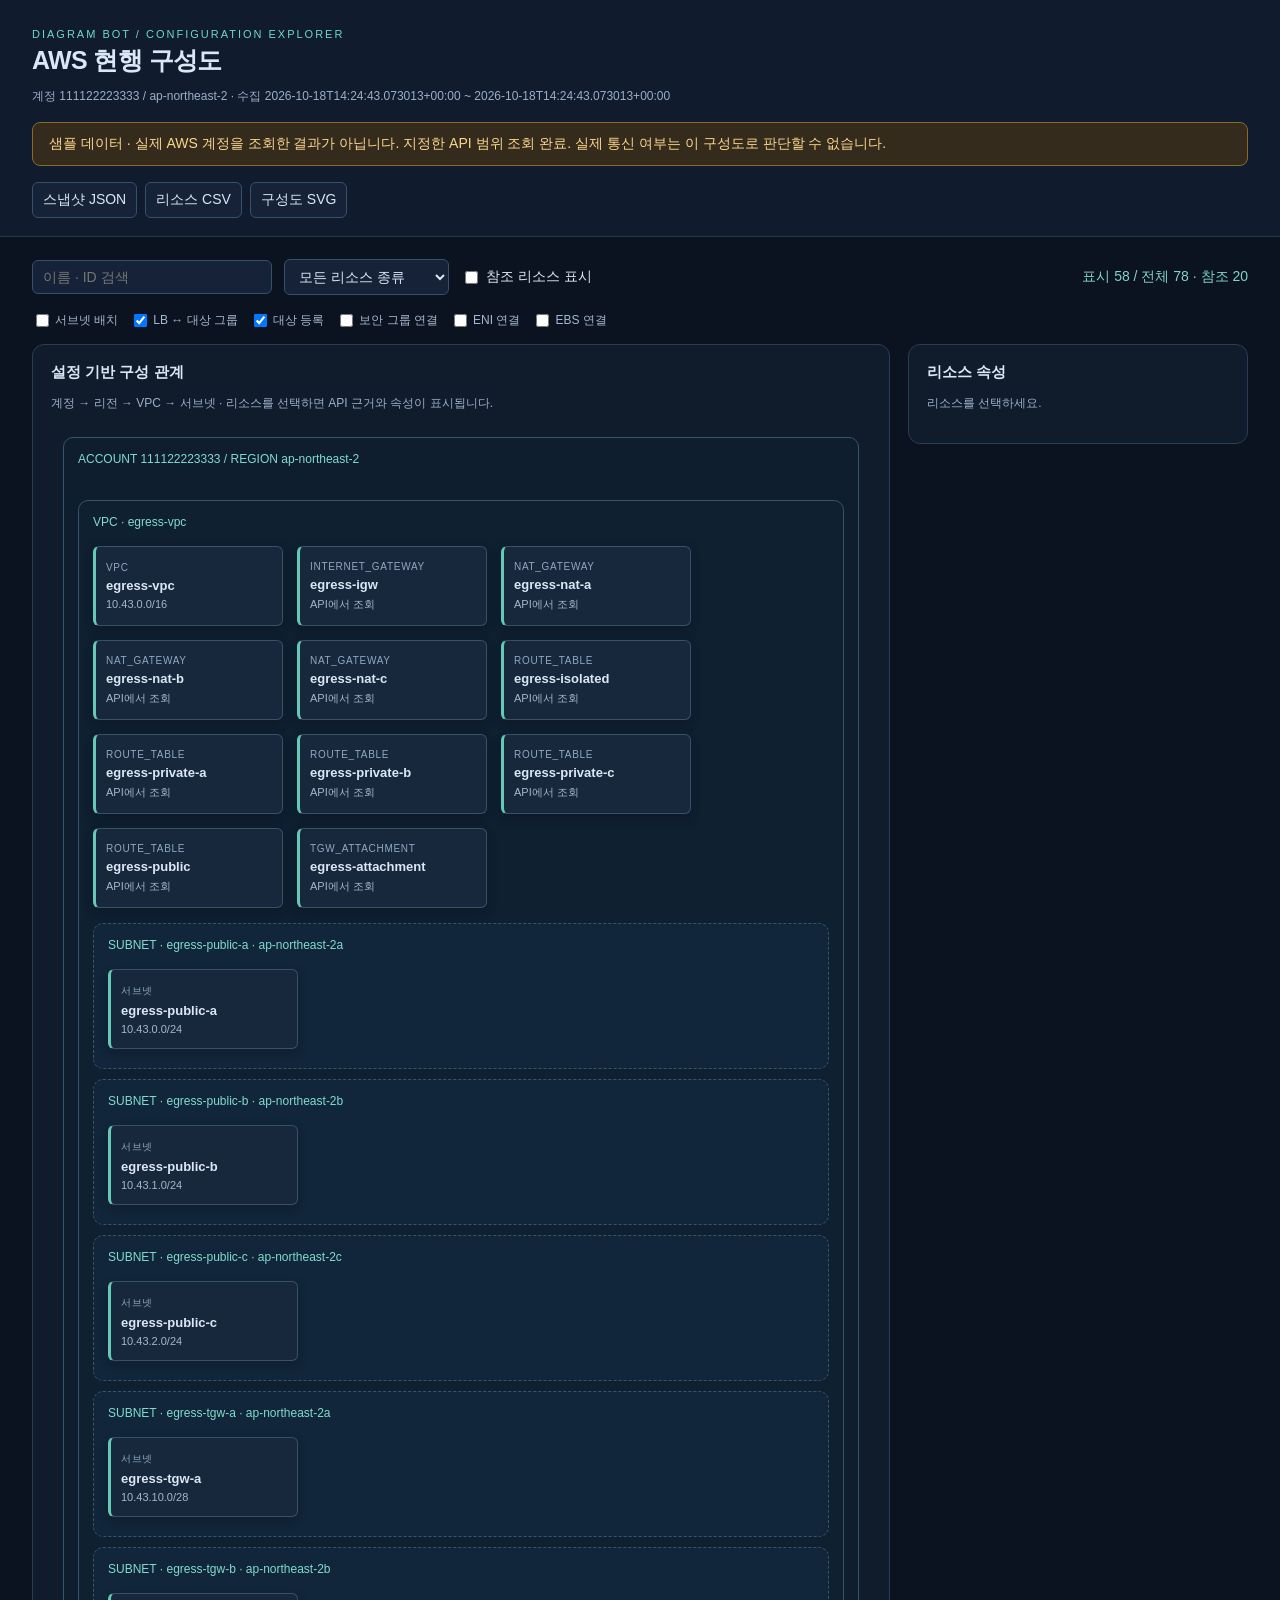
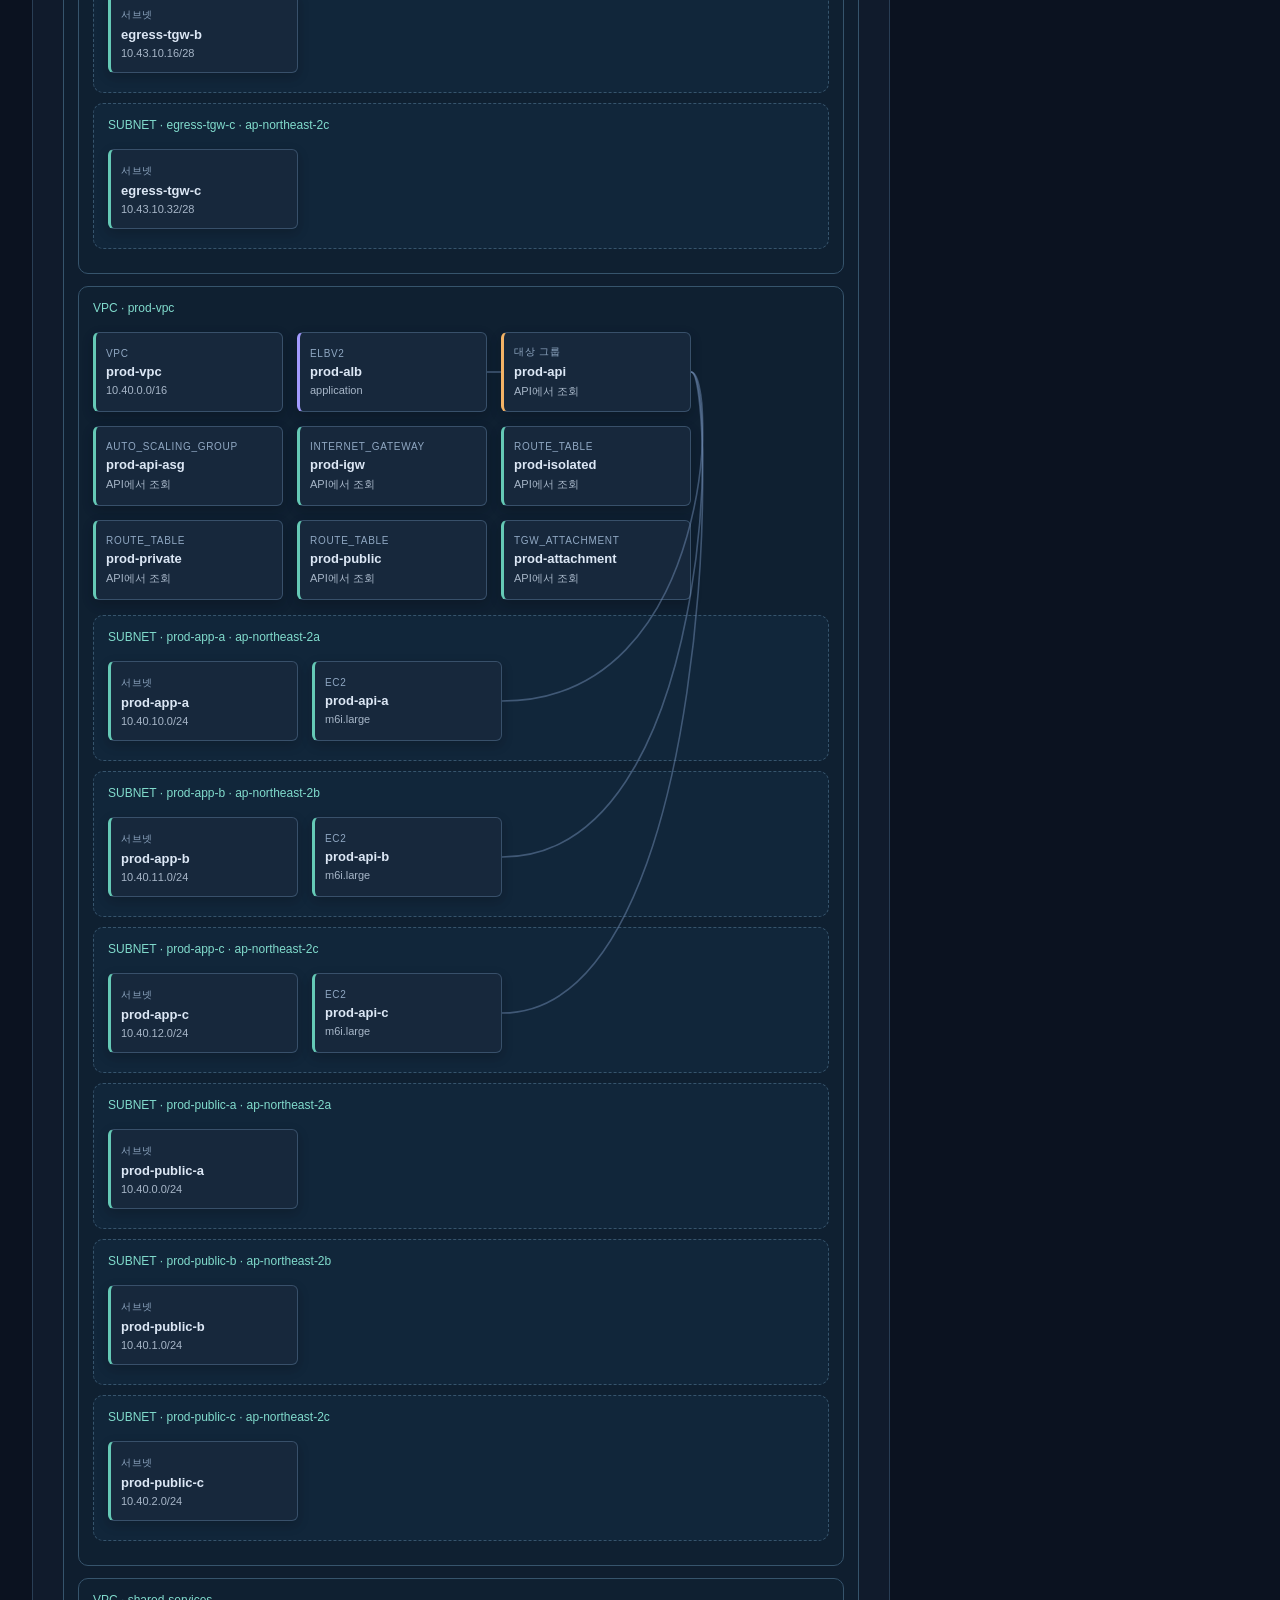
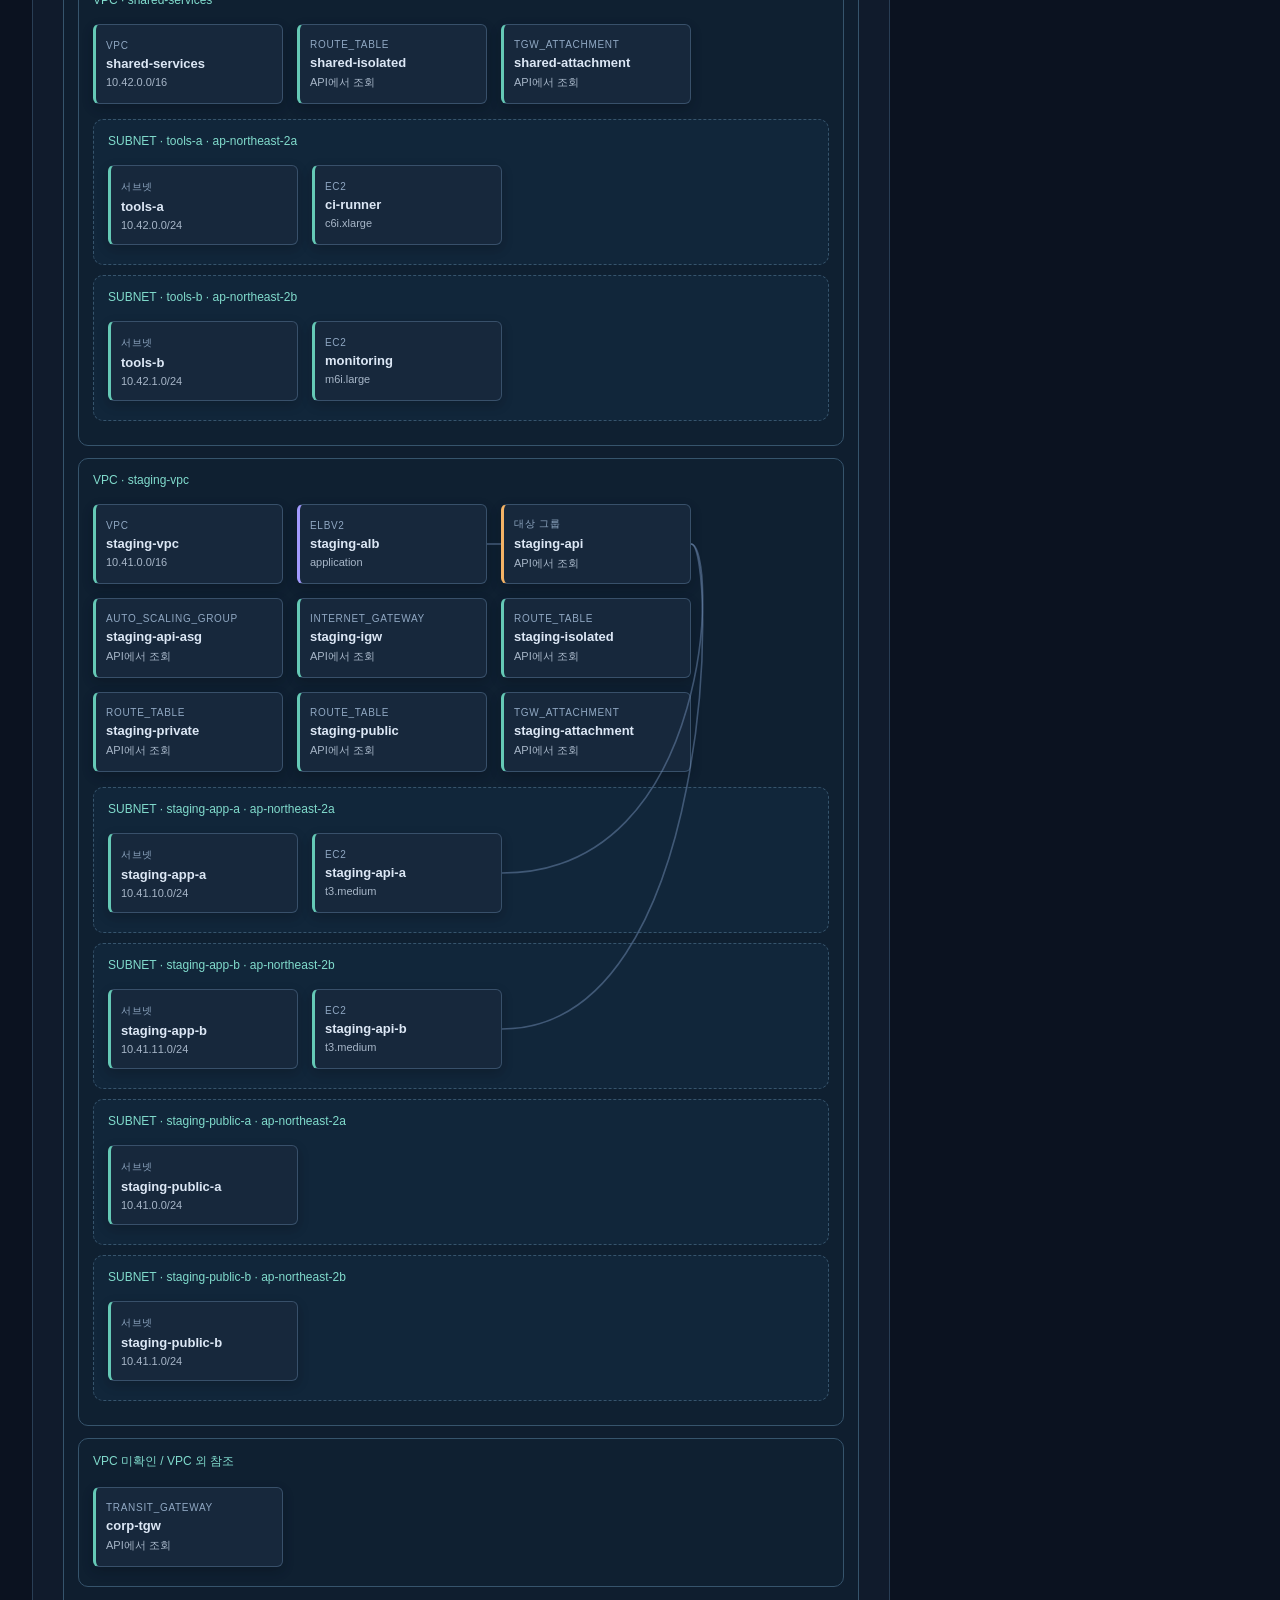
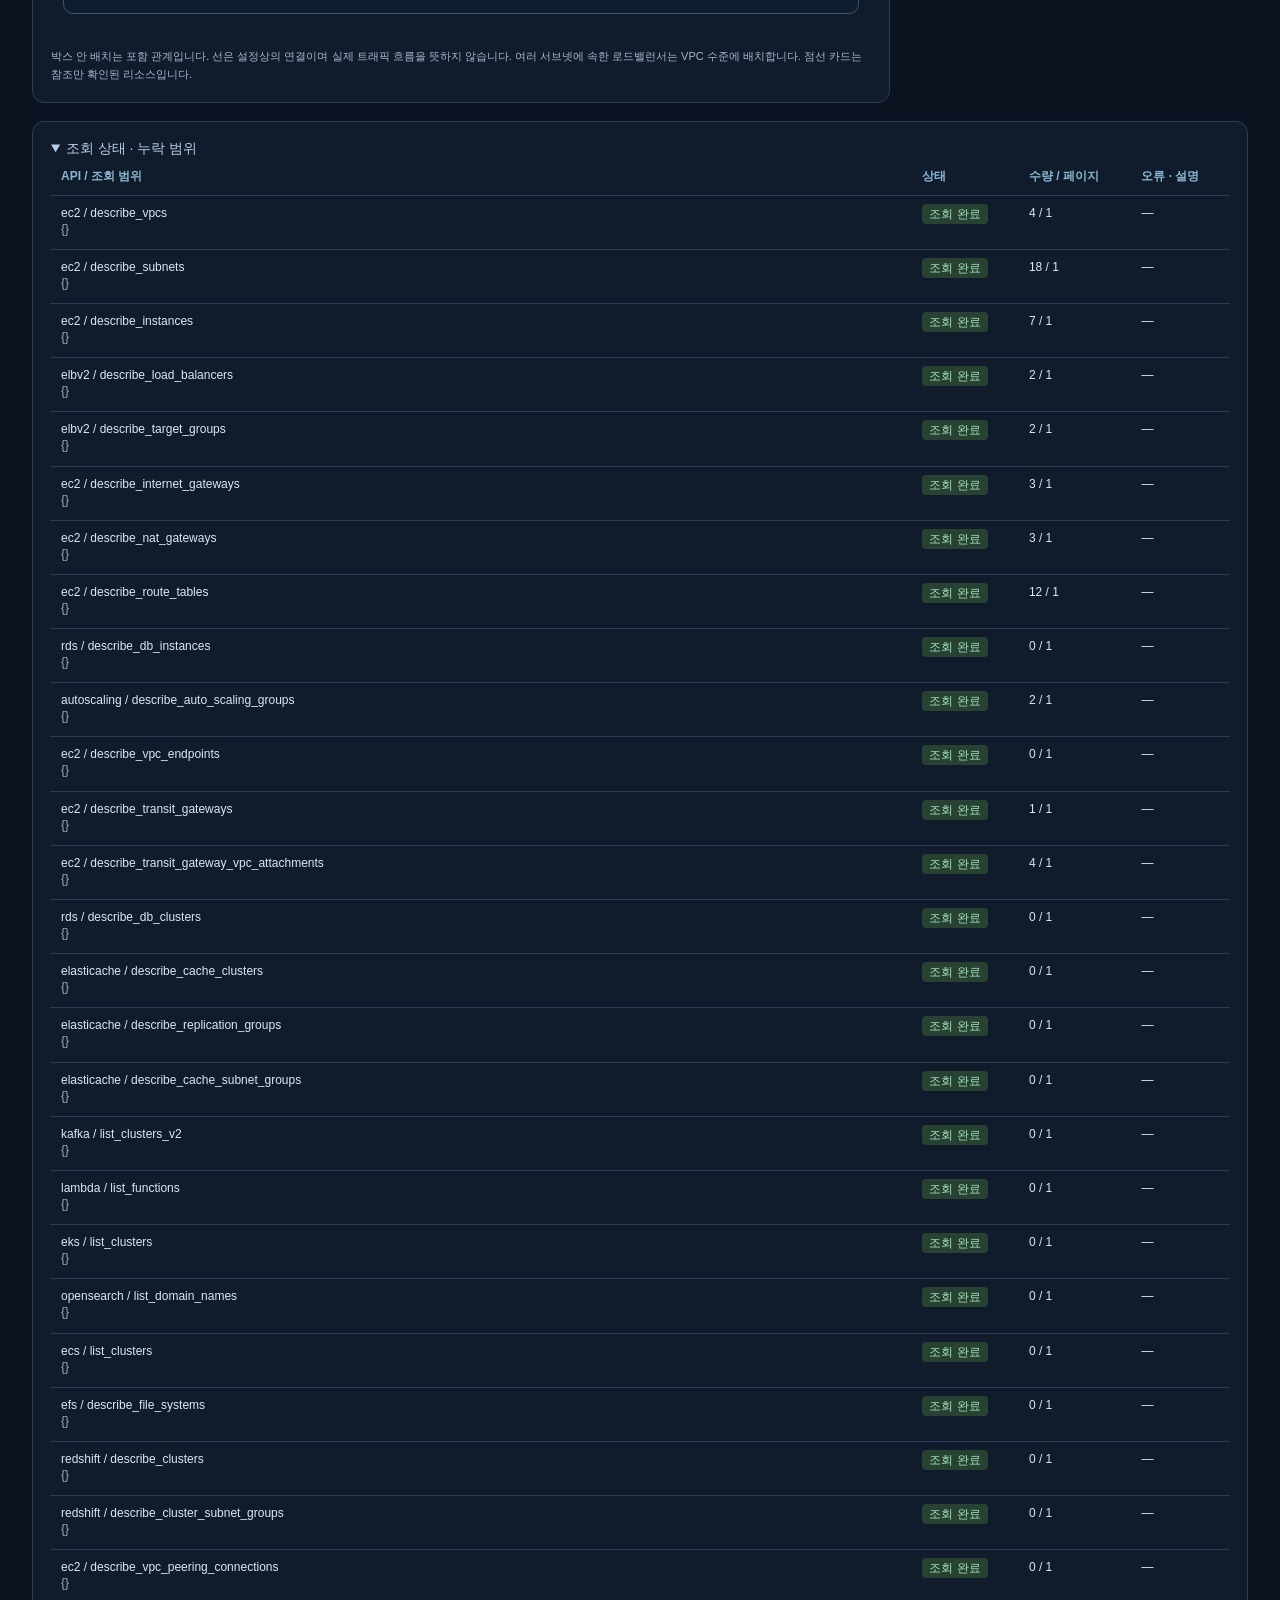
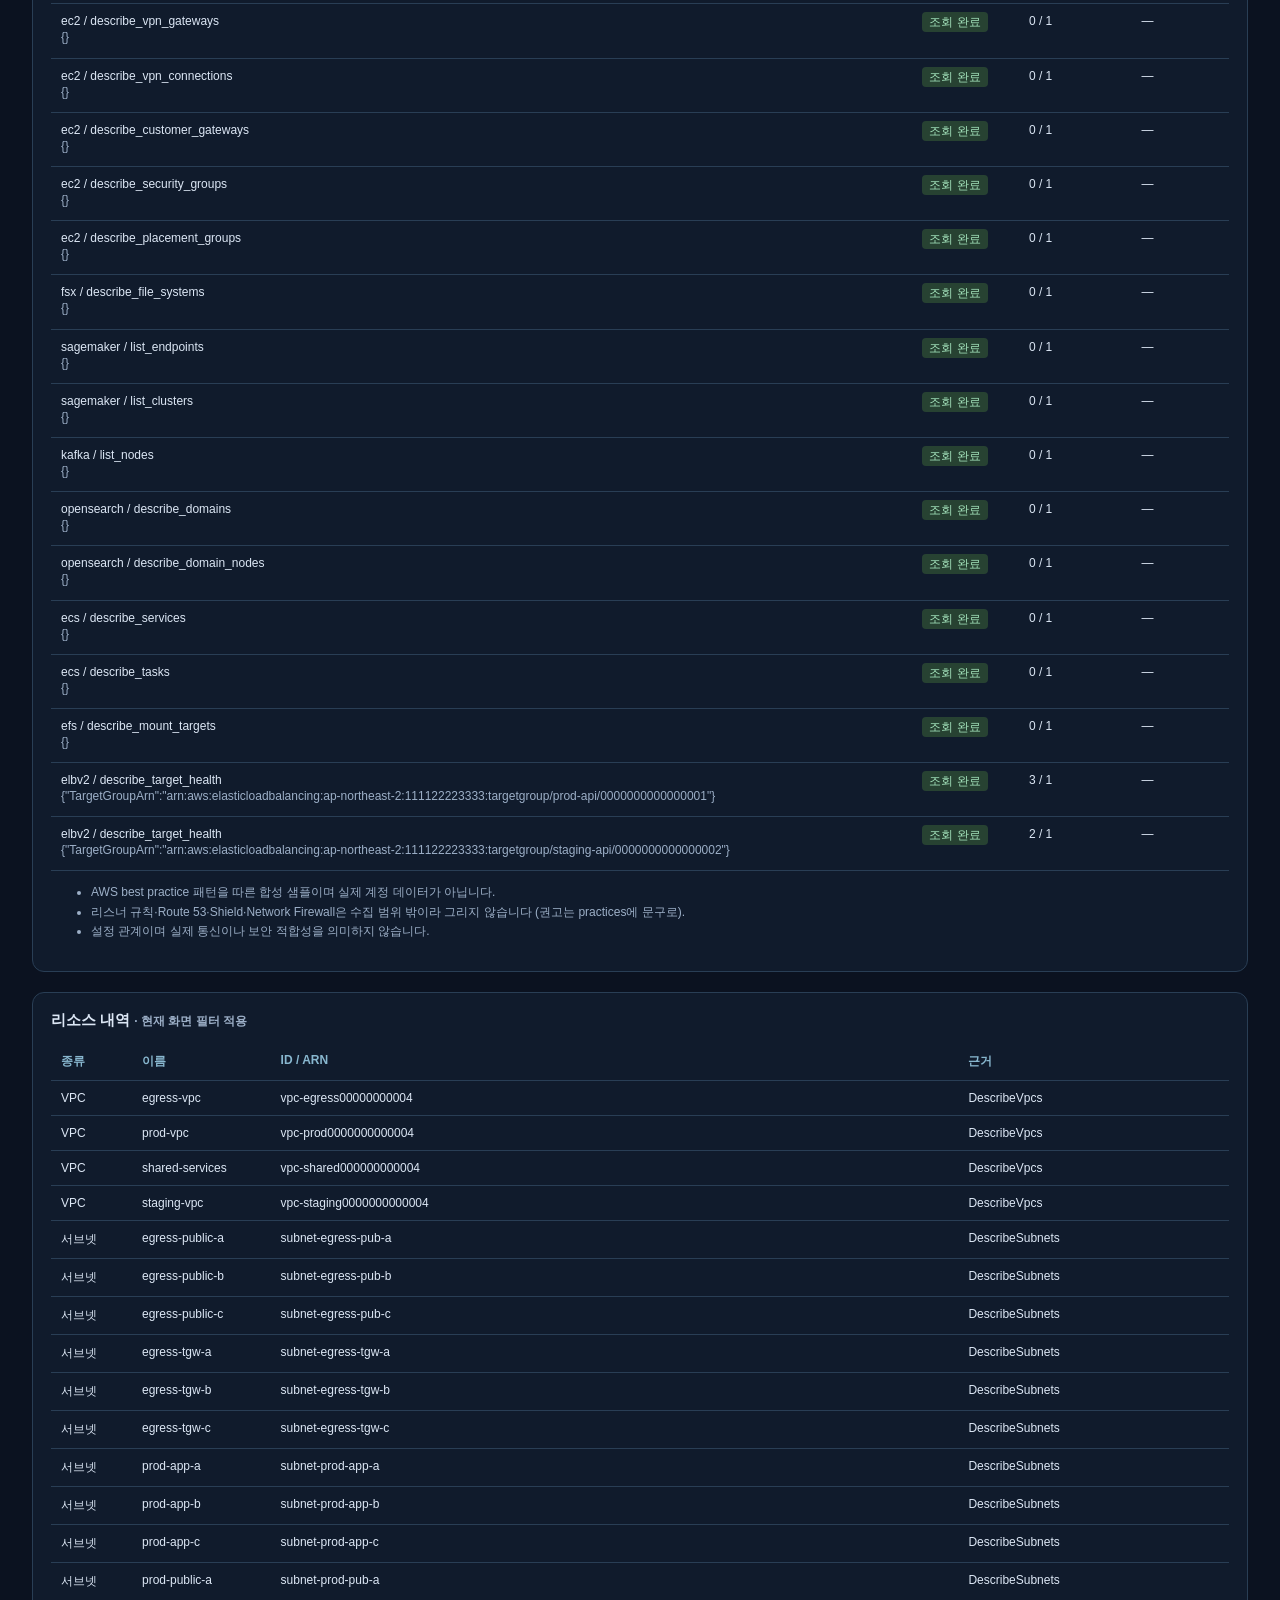
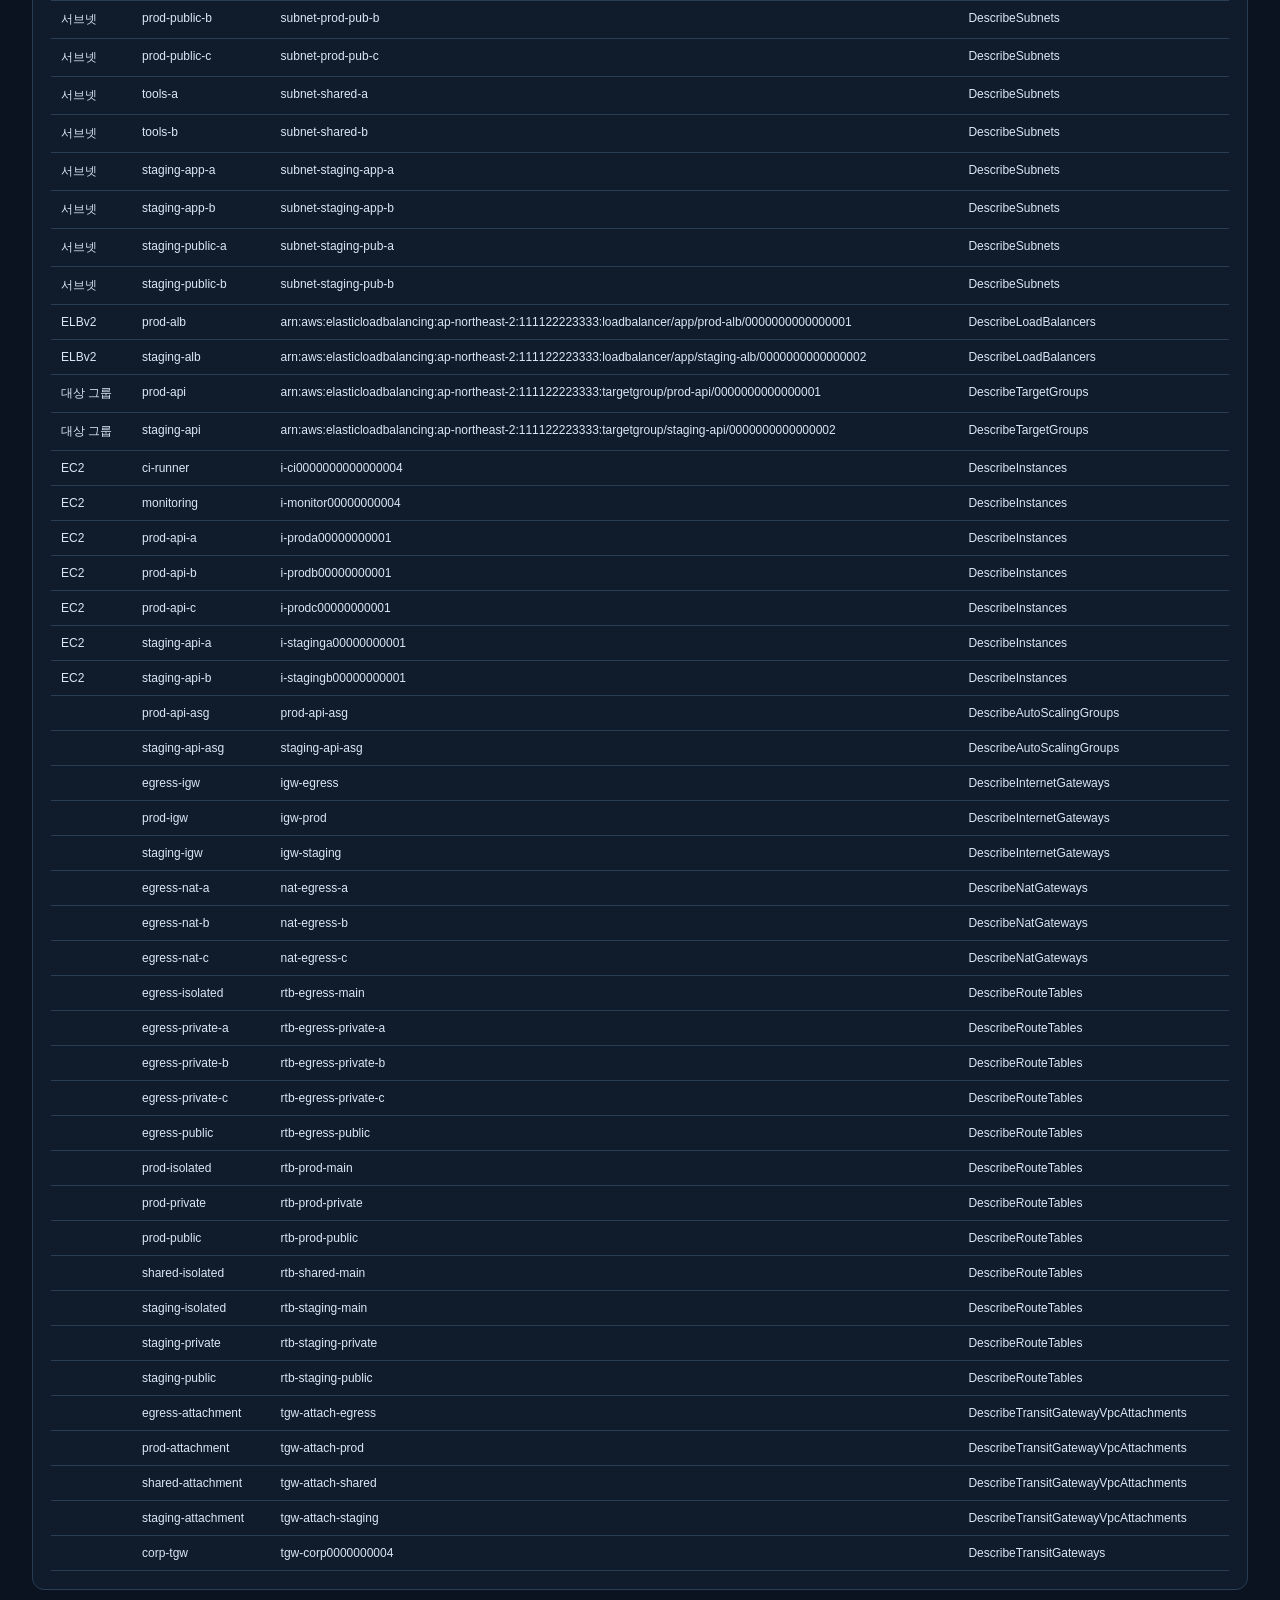
<file: examples/samples/environments/index.html>
<!doctype html>
<html lang="ko">
<head>
<meta charset="utf-8"><meta name="viewport" content="width=device-width,initial-scale=1">
<title>Diagram Bot · AWS 현행 구성도</title>
<style>
:root{font-family:Inter,Pretendard,-apple-system,BlinkMacSystemFont,"Segoe UI",sans-serif;color:#dce7f5;background:#0b1220;font-size:14px}*{box-sizing:border-box}body{margin:0}header{padding:28px 32px 18px;border-bottom:1px solid #29374a;background:#101b2e}h1{font-size:25px;letter-spacing:-.6px;margin:4px 0 10px}.eyebrow{font-size:11px;letter-spacing:2px;color:#6ed9c5}.muted{color:#9cafc7;font-size:12px;line-height:1.6}#notice{margin-top:16px;padding:12px 16px;border:1px solid #8b692e;background:#352b1c;border-radius:8px;color:#f9d78d}button,input,select{font:inherit;color:inherit;background:#152238;border:1px solid #38506a;border-radius:6px;padding:8px 10px}button{cursor:pointer}button:hover{background:#263c55}button:focus-visible,input:focus-visible,select:focus-visible{outline:2px solid #6ed9c5}nav{display:flex;gap:8px;flex-wrap:wrap;margin:16px 0 0}main{padding:22px 32px}.toolbar{display:flex;gap:12px;flex-wrap:wrap;align-items:center;margin-bottom:16px}.toolbar input[type=search]{min-width:240px}.toolbar label{display:flex;align-items:center;gap:5px}.layout{display:grid;grid-template-columns:minmax(0,1fr) 340px;gap:18px}.panel{border:1px solid #293e55;background:#101b2c;border-radius:12px;padding:18px;min-width:0}.panel h2{font-size:15px;margin:0 0 12px}#canvas{position:relative;min-height:450px;overflow:auto;padding:12px}#groups{position:relative;z-index:1;min-width:560px;pointer-events:none}.group{border:1px solid #36546c;border-radius:10px;padding:14px;margin:12px 0;background:#10263855}.group-title{font-size:12px;color:#81dccd;overflow-wrap:anywhere;margin-bottom:12px}.subnet{border-style:dashed;background:#18334c55;margin:10px 0}.cards{display:flex;flex-wrap:wrap;gap:14px;align-items:start;padding:5px 0}.resource{pointer-events:auto;width:190px;min-height:80px;text-align:left;position:relative;border-left:3px solid #65c9b6;box-shadow:0 4px 12px #0003;background:#17283c;overflow-wrap:anywhere}.resource .kind{display:block;font-size:10px;color:#90a8c3;letter-spacing:.7px;text-transform:uppercase;margin-bottom:5px}.resource strong{display:block;font-size:13px}.resource small{display:block;color:#a7b6c8;margin-top:5px;font-size:11px}.resource.ref{border-style:dashed;border-left-color:#d0ad6b}.resource.selected{outline:2px solid #80e5d1;background:#234254}.resource[data-kind=load_balancer]{border-left-color:#a29bfe}.resource[data-kind=target_group]{border-left-color:#f4b366}#edges{position:absolute;top:0;left:0;z-index:2;pointer-events:none;overflow:visible}.edge{fill:none;stroke:#708bb3;stroke-width:1.6;opacity:.5}.edge.active{stroke:#7cf0d6;stroke-width:2.5;opacity:1}#detail{position:sticky;top:18px;align-self:start;max-height:85vh;overflow:auto}pre{white-space:pre-wrap;overflow-wrap:anywhere;background:#0b1422;padding:12px;border-radius:6px;font-size:11px;line-height:1.65}.relation{padding:10px 0;border-bottom:1px solid #293d51;font-size:12px;overflow-wrap:anywhere}details{margin:18px 0}summary{cursor:pointer;color:#b8cde5}table{width:100%;border-collapse:collapse;font-size:12px}th,td{text-align:left;padding:10px;border-bottom:1px solid #293e55;vertical-align:top;overflow-wrap:anywhere}th{color:#88b7cf}tbody tr{cursor:pointer}tbody tr:hover{background:#1c3047}.table-wrap{overflow:auto}.badge{padding:3px 7px;border-radius:4px;background:#274232;color:#a3e2bb}.badge.warn{background:#4c3b20;color:#f6d598}.empty{padding:30px;color:#9cafc7}#inventory{margin-top:20px}#stats{margin-left:auto;color:#80d5c4}.legend{font-size:11px;color:#a4b9ce;margin-top:10px;line-height:1.6}.relation-controls{display:flex;gap:12px;flex-wrap:wrap;margin-bottom:14px;color:#a4b9ce;font-size:12px}.relation-controls label{display:flex;align-items:center;gap:3px}@media(max-width:1000px){.layout{grid-template-columns:1fr}#detail{position:static;max-height:none}header,main{padding:20px}#stats{margin-left:0}}
</style>
</head>
<body>
<header><div class="eyebrow">DIAGRAM BOT / CONFIGURATION EXPLORER</div><h1>AWS 현행 구성도</h1><div id="scope" class="muted"></div><div id="notice" role="status"></div><nav><button id="json-download">스냅샷 JSON</button><button id="csv-download">리소스 CSV</button><button id="svg-download">구성도 SVG</button></nav></header>
<main>
<div class="toolbar"><input id="search" type="search" aria-label="리소스 검색" placeholder="이름 · ID 검색"><select id="kind" aria-label="리소스 종류"><option value="all">모든 리소스 종류</option></select><label><input id="references" type="checkbox">참조 리소스 표시</label><span id="stats"></span></div>
<div class="relation-controls" id="relation-controls"></div>
<div class="layout"><section class="panel"><h2>설정 기반 구성 관계</h2><div class="muted">계정 → 리전 → VPC → 서브넷 · 리소스를 선택하면 API 근거와 속성이 표시됩니다.</div><div id="canvas"><svg id="edges" aria-hidden="true"></svg><div id="groups"></div></div><div class="legend">박스 안 배치는 포함 관계입니다. 선은 설정상의 연결이며 실제 트래픽 흐름을 뜻하지 않습니다. 여러 서브넷에 속한 로드밸런서는 VPC 수준에 배치합니다. 점선 카드는 참조만 확인된 리소스입니다.</div></section><aside id="detail" class="panel"><h2>리소스 속성</h2><p class="muted">리소스를 선택하세요.</p></aside></div>
<details open class="panel"><summary>조회 상태 · 누락 범위</summary><div class="table-wrap"><table><thead><tr><th>API / 조회 범위</th><th>상태</th><th>수량 / 페이지</th><th>오류 · 설명</th></tr></thead><tbody id="coverage"></tbody></table></div><ul id="limitations" class="muted"></ul></details>
<section id="inventory" class="panel"><h2>리소스 내역 <span class="muted">· 현재 화면 필터 적용</span></h2><div class="table-wrap"><table><thead><tr><th>종류</th><th>이름</th><th>ID / ARN</th><th>근거</th></tr></thead><tbody id="rows"></tbody></table></div></section>
</main>
<script id="snapshot" type="application/json">{
  "schema_version": 1,
  "metadata": {
    "account_id": "111122223333",
    "region": "ap-northeast-2",
    "partition": "aws",
    "started_at": "2026-10-18T14:24:43.073013+00:00",
    "finished_at": "2026-10-18T14:24:43.073013+00:00",
    "status": "complete",
    "demo": true,
    "sample": "environments",
    "sample_version": 7,
    "title": "환경별 VPC 분리 (운영 · 스테이징 · 공용 서비스 · 중앙 egress)",
    "practices": [
      "환경마다 VPC와 CIDR을 분리하고 겹치지 않게 할당 (권장: 계정까지 분리)",
      "운영은 3 AZ, 스테이징은 비용을 고려한 2 AZ",
      "인터넷 egress는 egress VPC의 AZ별 NAT로 집중: 운영·스테이징 VPC에는 NAT 없이 0.0.0.0/0 → TGW (Multi-VPC 백서: centralized egress)",
      "egress VPC는 AZ마다 TGW attachment 전용 /28 서브넷과 같은 AZ의 NAT, 퍼블릭 경로에 10.0.0.0/8 → TGW 복귀 경로",
      "인터넷 진입(ALB)은 각 환경 VPC의 퍼블릭 서브넷에 그대로 둠 (집중하는 것은 egress)",
      "공용 서비스 VPC에는 내부 도구만 두고 인터넷 경로 없음",
      "VPC 간 연결은 Transit Gateway 허브로 일원화 (VPC 피어링 그물망 대신)",
      "Environment 태그로 소유·비용 구분",
      "도형 밖 권고: 환경별 AWS 계정 분리, Network 계정의 TGW를 RAM으로 공유, 운영·스테이징 TGW 라우팅 테이블 분리, egress VPC 앞 검사(Network Firewall) (수집 범위 밖)"
    ],
    "scope": [
      "VPC",
      "Subnet",
      "EC2",
      "ELBv2",
      "TargetGroup",
      "RegisteredTarget",
      "InternetGateway",
      "NatGateway",
      "RouteTable",
      "RDS",
      "AutoScalingGroup",
      "VpcEndpoint",
      "TransitGateway",
      "EKS",
      "MSK",
      "ElastiCache",
      "Lambda",
      "OpenSearch",
      "ECS",
      "EFS",
      "Redshift",
      "VpcPeering",
      "VPN",
      "ElasticIP",
      "TransitGatewayRouteTable",
      "CloudFront",
      "WAF",
      "DirectConnect"
    ],
    "limitations": [
      "AWS best practice 패턴을 따른 합성 샘플이며 실제 계정 데이터가 아닙니다.",
      "리스너 규칙·Route 53·Shield·Network Firewall은 수집 범위 밖이라 그리지 않습니다 (권고는 practices에 문구로).",
      "설정 관계이며 실제 통신이나 보안 적합성을 의미하지 않습니다."
    ]
  },
  "coverage": [
    {
      "service": "ec2",
      "operation": "describe_vpcs",
      "status": "complete",
      "pages": 1,
      "items": 4
    },
    {
      "service": "ec2",
      "operation": "describe_subnets",
      "status": "complete",
      "pages": 1,
      "items": 18
    },
    {
      "service": "ec2",
      "operation": "describe_instances",
      "status": "complete",
      "pages": 1,
      "items": 7
    },
    {
      "service": "elbv2",
      "operation": "describe_load_balancers",
      "status": "complete",
      "pages": 1,
      "items": 2
    },
    {
      "service": "elbv2",
      "operation": "describe_target_groups",
      "status": "complete",
      "pages": 1,
      "items": 2
    },
    {
      "service": "ec2",
      "operation": "describe_internet_gateways",
      "status": "complete",
      "pages": 1,
      "items": 3
    },
    {
      "service": "ec2",
      "operation": "describe_nat_gateways",
      "status": "complete",
      "pages": 1,
      "items": 3
    },
    {
      "service": "ec2",
      "operation": "describe_route_tables",
      "status": "complete",
      "pages": 1,
      "items": 12
    },
    {
      "service": "rds",
      "operation": "describe_db_instances",
      "status": "complete",
      "pages": 1,
      "items": 0
    },
    {
      "service": "autoscaling",
      "operation": "describe_auto_scaling_groups",
      "status": "complete",
      "pages": 1,
      "items": 2
    },
    {
      "service": "ec2",
      "operation": "describe_vpc_endpoints",
      "status": "complete",
      "pages": 1,
      "items": 0
    },
    {
      "service": "ec2",
      "operation": "describe_transit_gateways",
      "status": "complete",
      "pages": 1,
      "items": 1
    },
    {
      "service": "ec2",
      "operation": "describe_transit_gateway_vpc_attachments",
      "status": "complete",
      "pages": 1,
      "items": 4
    },
    {
      "service": "rds",
      "operation": "describe_db_clusters",
      "status": "complete",
      "pages": 1,
      "items": 0
    },
    {
      "service": "elasticache",
      "operation": "describe_cache_clusters",
      "status": "complete",
      "pages": 1,
      "items": 0
    },
    {
      "service": "elasticache",
      "operation": "describe_replication_groups",
      "status": "complete",
      "pages": 1,
      "items": 0
    },
    {
      "service": "elasticache",
      "operation": "describe_cache_subnet_groups",
      "status": "complete",
      "pages": 1,
      "items": 0
    },
    {
      "service": "kafka",
      "operation": "list_clusters_v2",
      "status": "complete",
      "pages": 1,
      "items": 0
    },
    {
      "service": "lambda",
      "operation": "list_functions",
      "status": "complete",
      "pages": 1,
      "items": 0
    },
    {
      "service": "eks",
      "operation": "list_clusters",
      "status": "complete",
      "pages": 1,
      "items": 0
    },
    {
      "service": "opensearch",
      "operation": "list_domain_names",
      "status": "complete",
      "pages": 1,
      "items": 0
    },
    {
      "service": "ecs",
      "operation": "list_clusters",
      "status": "complete",
      "pages": 1,
      "items": 0
    },
    {
      "service": "efs",
      "operation": "describe_file_systems",
      "status": "complete",
      "pages": 1,
      "items": 0
    },
    {
      "service": "redshift",
      "operation": "describe_clusters",
      "status": "complete",
      "pages": 1,
      "items": 0
    },
    {
      "service": "redshift",
      "operation": "describe_cluster_subnet_groups",
      "status": "complete",
      "pages": 1,
      "items": 0
    },
    {
      "service": "ec2",
      "operation": "describe_vpc_peering_connections",
      "status": "complete",
      "pages": 1,
      "items": 0
    },
    {
      "service": "ec2",
      "operation": "describe_vpn_gateways",
      "status": "complete",
      "pages": 1,
      "items": 0
    },
    {
      "service": "ec2",
      "operation": "describe_vpn_connections",
      "status": "complete",
      "pages": 1,
      "items": 0
    },
    {
      "service": "ec2",
      "operation": "describe_customer_gateways",
      "status": "complete",
      "pages": 1,
      "items": 0
    },
    {
      "service": "ec2",
      "operation": "describe_security_groups",
      "status": "complete",
      "pages": 1,
      "items": 0
    },
    {
      "service": "ec2",
      "operation": "describe_placement_groups",
      "status": "complete",
      "pages": 1,
      "items": 0
    },
    {
      "service": "fsx",
      "operation": "describe_file_systems",
      "status": "complete",
      "pages": 1,
      "items": 0
    },
    {
      "service": "sagemaker",
      "operation": "list_endpoints",
      "status": "complete",
      "pages": 1,
      "items": 0
    },
    {
      "service": "sagemaker",
      "operation": "list_clusters",
      "status": "complete",
      "pages": 1,
      "items": 0
    },
    {
      "service": "kafka",
      "operation": "list_nodes",
      "status": "complete",
      "pages": 1,
      "items": 0
    },
    {
      "service": "opensearch",
      "operation": "describe_domains",
      "status": "complete",
      "pages": 1,
      "items": 0
    },
    {
      "service": "opensearch",
      "operation": "describe_domain_nodes",
      "status": "complete",
      "pages": 1,
      "items": 0
    },
    {
      "service": "ecs",
      "operation": "describe_services",
      "status": "complete",
      "pages": 1,
      "items": 0
    },
    {
      "service": "ecs",
      "operation": "describe_tasks",
      "status": "complete",
      "pages": 1,
      "items": 0
    },
    {
      "service": "efs",
      "operation": "describe_mount_targets",
      "status": "complete",
      "pages": 1,
      "items": 0
    },
    {
      "service": "elbv2",
      "operation": "describe_target_health",
      "parameters": {
        "TargetGroupArn": "arn:aws:elasticloadbalancing:ap-northeast-2:111122223333:targetgroup/prod-api/0000000000000001"
      },
      "status": "complete",
      "pages": 1,
      "items": 3
    },
    {
      "service": "elbv2",
      "operation": "describe_target_health",
      "parameters": {
        "TargetGroupArn": "arn:aws:elasticloadbalancing:ap-northeast-2:111122223333:targetgroup/staging-api/0000000000000002"
      },
      "status": "complete",
      "pages": 1,
      "items": 2
    }
  ],
  "raw": {
    "vpcs": [
      {
        "VpcId": "vpc-prod0000000000004",
        "CidrBlock": "10.40.0.0/16",
        "Tags": [
          {
            "Key": "Name",
            "Value": "prod-vpc"
          },
          {
            "Key": "Environment",
            "Value": "prod"
          }
        ]
      },
      {
        "VpcId": "vpc-staging0000000000004",
        "CidrBlock": "10.41.0.0/16",
        "Tags": [
          {
            "Key": "Name",
            "Value": "staging-vpc"
          },
          {
            "Key": "Environment",
            "Value": "staging"
          }
        ]
      },
      {
        "VpcId": "vpc-egress00000000004",
        "CidrBlock": "10.43.0.0/16",
        "Tags": [
          {
            "Key": "Name",
            "Value": "egress-vpc"
          },
          {
            "Key": "Environment",
            "Value": "shared"
          }
        ]
      },
      {
        "VpcId": "vpc-shared000000000004",
        "CidrBlock": "10.42.0.0/16",
        "Tags": [
          {
            "Key": "Name",
            "Value": "shared-services"
          },
          {
            "Key": "Environment",
            "Value": "shared"
          }
        ]
      }
    ],
    "subnets": [
      {
        "SubnetId": "subnet-prod-pub-a",
        "VpcId": "vpc-prod0000000000004",
        "AvailabilityZone": "ap-northeast-2a",
        "CidrBlock": "10.40.0.0/24",
        "MapPublicIpOnLaunch": true,
        "Tags": [
          {
            "Key": "Name",
            "Value": "prod-public-a"
          },
          {
            "Key": "Tier",
            "Value": "public"
          }
        ],
        "AvailableIpAddressCount": 251
      },
      {
        "SubnetId": "subnet-prod-pub-b",
        "VpcId": "vpc-prod0000000000004",
        "AvailabilityZone": "ap-northeast-2b",
        "CidrBlock": "10.40.1.0/24",
        "MapPublicIpOnLaunch": true,
        "Tags": [
          {
            "Key": "Name",
            "Value": "prod-public-b"
          },
          {
            "Key": "Tier",
            "Value": "public"
          }
        ],
        "AvailableIpAddressCount": 251
      },
      {
        "SubnetId": "subnet-prod-pub-c",
        "VpcId": "vpc-prod0000000000004",
        "AvailabilityZone": "ap-northeast-2c",
        "CidrBlock": "10.40.2.0/24",
        "MapPublicIpOnLaunch": true,
        "Tags": [
          {
            "Key": "Name",
            "Value": "prod-public-c"
          },
          {
            "Key": "Tier",
            "Value": "public"
          }
        ],
        "AvailableIpAddressCount": 251
      },
      {
        "SubnetId": "subnet-prod-app-a",
        "VpcId": "vpc-prod0000000000004",
        "AvailabilityZone": "ap-northeast-2a",
        "CidrBlock": "10.40.10.0/24",
        "MapPublicIpOnLaunch": false,
        "Tags": [
          {
            "Key": "Name",
            "Value": "prod-app-a"
          },
          {
            "Key": "Tier",
            "Value": "app"
          }
        ],
        "AvailableIpAddressCount": 250
      },
      {
        "SubnetId": "subnet-prod-app-b",
        "VpcId": "vpc-prod0000000000004",
        "AvailabilityZone": "ap-northeast-2b",
        "CidrBlock": "10.40.11.0/24",
        "MapPublicIpOnLaunch": false,
        "Tags": [
          {
            "Key": "Name",
            "Value": "prod-app-b"
          },
          {
            "Key": "Tier",
            "Value": "app"
          }
        ],
        "AvailableIpAddressCount": 250
      },
      {
        "SubnetId": "subnet-prod-app-c",
        "VpcId": "vpc-prod0000000000004",
        "AvailabilityZone": "ap-northeast-2c",
        "CidrBlock": "10.40.12.0/24",
        "MapPublicIpOnLaunch": false,
        "Tags": [
          {
            "Key": "Name",
            "Value": "prod-app-c"
          },
          {
            "Key": "Tier",
            "Value": "app"
          }
        ],
        "AvailableIpAddressCount": 250
      },
      {
        "SubnetId": "subnet-staging-pub-a",
        "VpcId": "vpc-staging0000000000004",
        "AvailabilityZone": "ap-northeast-2a",
        "CidrBlock": "10.41.0.0/24",
        "MapPublicIpOnLaunch": true,
        "Tags": [
          {
            "Key": "Name",
            "Value": "staging-public-a"
          },
          {
            "Key": "Tier",
            "Value": "public"
          }
        ],
        "AvailableIpAddressCount": 251
      },
      {
        "SubnetId": "subnet-staging-pub-b",
        "VpcId": "vpc-staging0000000000004",
        "AvailabilityZone": "ap-northeast-2b",
        "CidrBlock": "10.41.1.0/24",
        "MapPublicIpOnLaunch": true,
        "Tags": [
          {
            "Key": "Name",
            "Value": "staging-public-b"
          },
          {
            "Key": "Tier",
            "Value": "public"
          }
        ],
        "AvailableIpAddressCount": 251
      },
      {
        "SubnetId": "subnet-staging-app-a",
        "VpcId": "vpc-staging0000000000004",
        "AvailabilityZone": "ap-northeast-2a",
        "CidrBlock": "10.41.10.0/24",
        "MapPublicIpOnLaunch": false,
        "Tags": [
          {
            "Key": "Name",
            "Value": "staging-app-a"
          },
          {
            "Key": "Tier",
            "Value": "app"
          }
        ],
        "AvailableIpAddressCount": 250
      },
      {
        "SubnetId": "subnet-staging-app-b",
        "VpcId": "vpc-staging0000000000004",
        "AvailabilityZone": "ap-northeast-2b",
        "CidrBlock": "10.41.11.0/24",
        "MapPublicIpOnLaunch": false,
        "Tags": [
          {
            "Key": "Name",
            "Value": "staging-app-b"
          },
          {
            "Key": "Tier",
            "Value": "app"
          }
        ],
        "AvailableIpAddressCount": 250
      },
      {
        "SubnetId": "subnet-egress-pub-a",
        "VpcId": "vpc-egress00000000004",
        "AvailabilityZone": "ap-northeast-2a",
        "CidrBlock": "10.43.0.0/24",
        "MapPublicIpOnLaunch": true,
        "Tags": [
          {
            "Key": "Name",
            "Value": "egress-public-a"
          },
          {
            "Key": "Tier",
            "Value": "public"
          }
        ],
        "AvailableIpAddressCount": 251
      },
      {
        "SubnetId": "subnet-egress-pub-b",
        "VpcId": "vpc-egress00000000004",
        "AvailabilityZone": "ap-northeast-2b",
        "CidrBlock": "10.43.1.0/24",
        "MapPublicIpOnLaunch": true,
        "Tags": [
          {
            "Key": "Name",
            "Value": "egress-public-b"
          },
          {
            "Key": "Tier",
            "Value": "public"
          }
        ],
        "AvailableIpAddressCount": 251
      },
      {
        "SubnetId": "subnet-egress-pub-c",
        "VpcId": "vpc-egress00000000004",
        "AvailabilityZone": "ap-northeast-2c",
        "CidrBlock": "10.43.2.0/24",
        "MapPublicIpOnLaunch": true,
        "Tags": [
          {
            "Key": "Name",
            "Value": "egress-public-c"
          },
          {
            "Key": "Tier",
            "Value": "public"
          }
        ],
        "AvailableIpAddressCount": 251
      },
      {
        "SubnetId": "subnet-egress-tgw-a",
        "VpcId": "vpc-egress00000000004",
        "AvailabilityZone": "ap-northeast-2a",
        "CidrBlock": "10.43.10.0/28",
        "MapPublicIpOnLaunch": false,
        "Tags": [
          {
            "Key": "Name",
            "Value": "egress-tgw-a"
          },
          {
            "Key": "Tier",
            "Value": "app"
          }
        ],
        "AvailableIpAddressCount": 11
      },
      {
        "SubnetId": "subnet-egress-tgw-b",
        "VpcId": "vpc-egress00000000004",
        "AvailabilityZone": "ap-northeast-2b",
        "CidrBlock": "10.43.10.16/28",
        "MapPublicIpOnLaunch": false,
        "Tags": [
          {
            "Key": "Name",
            "Value": "egress-tgw-b"
          },
          {
            "Key": "Tier",
            "Value": "app"
          }
        ],
        "AvailableIpAddressCount": 11
      },
      {
        "SubnetId": "subnet-egress-tgw-c",
        "VpcId": "vpc-egress00000000004",
        "AvailabilityZone": "ap-northeast-2c",
        "CidrBlock": "10.43.10.32/28",
        "MapPublicIpOnLaunch": false,
        "Tags": [
          {
            "Key": "Name",
            "Value": "egress-tgw-c"
          },
          {
            "Key": "Tier",
            "Value": "app"
          }
        ],
        "AvailableIpAddressCount": 11
      },
      {
        "SubnetId": "subnet-shared-a",
        "VpcId": "vpc-shared000000000004",
        "AvailabilityZone": "ap-northeast-2a",
        "CidrBlock": "10.42.0.0/24",
        "MapPublicIpOnLaunch": false,
        "Tags": [
          {
            "Key": "Name",
            "Value": "tools-a"
          },
          {
            "Key": "Tier",
            "Value": "app"
          }
        ],
        "AvailableIpAddressCount": 250
      },
      {
        "SubnetId": "subnet-shared-b",
        "VpcId": "vpc-shared000000000004",
        "AvailabilityZone": "ap-northeast-2b",
        "CidrBlock": "10.42.1.0/24",
        "MapPublicIpOnLaunch": false,
        "Tags": [
          {
            "Key": "Name",
            "Value": "tools-b"
          },
          {
            "Key": "Tier",
            "Value": "app"
          }
        ],
        "AvailableIpAddressCount": 250
      }
    ],
    "instances": [
      {
        "InstanceId": "i-proda00000000001",
        "VpcId": "vpc-prod0000000000004",
        "SubnetId": "subnet-prod-app-a",
        "InstanceType": "m6i.large",
        "State": {
          "Name": "running"
        },
        "PrivateIpAddress": "10.40.10.10",
        "Placement": {
          "AvailabilityZone": "ap-northeast-2a"
        },
        "MetadataOptions": {
          "HttpTokens": "required"
        },
        "Tags": [
          {
            "Key": "Name",
            "Value": "prod-api-a"
          },
          {
            "Key": "Environment",
            "Value": "prod"
          }
        ],
        "SecurityGroups": [
          {
            "GroupId": "sg-prod-api"
          }
        ],
        "NetworkInterfaces": [
          {
            "NetworkInterfaceId": "eni-proda00000000001",
            "InterfaceType": "interface"
          }
        ],
        "BlockDeviceMappings": [
          {
            "Ebs": {
              "VolumeId": "vol-proda00000000001"
            }
          }
        ]
      },
      {
        "InstanceId": "i-prodb00000000001",
        "VpcId": "vpc-prod0000000000004",
        "SubnetId": "subnet-prod-app-b",
        "InstanceType": "m6i.large",
        "State": {
          "Name": "running"
        },
        "PrivateIpAddress": "10.40.11.10",
        "Placement": {
          "AvailabilityZone": "ap-northeast-2b"
        },
        "MetadataOptions": {
          "HttpTokens": "required"
        },
        "Tags": [
          {
            "Key": "Name",
            "Value": "prod-api-b"
          },
          {
            "Key": "Environment",
            "Value": "prod"
          }
        ],
        "SecurityGroups": [
          {
            "GroupId": "sg-prod-api"
          }
        ],
        "NetworkInterfaces": [
          {
            "NetworkInterfaceId": "eni-prodb00000000001",
            "InterfaceType": "interface"
          }
        ],
        "BlockDeviceMappings": [
          {
            "Ebs": {
              "VolumeId": "vol-prodb00000000001"
            }
          }
        ]
      },
      {
        "InstanceId": "i-prodc00000000001",
        "VpcId": "vpc-prod0000000000004",
        "SubnetId": "subnet-prod-app-c",
        "InstanceType": "m6i.large",
        "State": {
          "Name": "running"
        },
        "PrivateIpAddress": "10.40.12.10",
        "Placement": {
          "AvailabilityZone": "ap-northeast-2c"
        },
        "MetadataOptions": {
          "HttpTokens": "required"
        },
        "Tags": [
          {
            "Key": "Name",
            "Value": "prod-api-c"
          },
          {
            "Key": "Environment",
            "Value": "prod"
          }
        ],
        "SecurityGroups": [
          {
            "GroupId": "sg-prod-api"
          }
        ],
        "NetworkInterfaces": [
          {
            "NetworkInterfaceId": "eni-prodc00000000001",
            "InterfaceType": "interface"
          }
        ],
        "BlockDeviceMappings": [
          {
            "Ebs": {
              "VolumeId": "vol-prodc00000000001"
            }
          }
        ]
      },
      {
        "InstanceId": "i-staginga00000000001",
        "VpcId": "vpc-staging0000000000004",
        "SubnetId": "subnet-staging-app-a",
        "InstanceType": "t3.medium",
        "State": {
          "Name": "running"
        },
        "PrivateIpAddress": "10.41.10.10",
        "Placement": {
          "AvailabilityZone": "ap-northeast-2a"
        },
        "MetadataOptions": {
          "HttpTokens": "required"
        },
        "Tags": [
          {
            "Key": "Name",
            "Value": "staging-api-a"
          },
          {
            "Key": "Environment",
            "Value": "staging"
          }
        ],
        "SecurityGroups": [
          {
            "GroupId": "sg-staging-api"
          }
        ],
        "NetworkInterfaces": [
          {
            "NetworkInterfaceId": "eni-staginga00000000001",
            "InterfaceType": "interface"
          }
        ],
        "BlockDeviceMappings": [
          {
            "Ebs": {
              "VolumeId": "vol-staginga00000000001"
            }
          }
        ]
      },
      {
        "InstanceId": "i-stagingb00000000001",
        "VpcId": "vpc-staging0000000000004",
        "SubnetId": "subnet-staging-app-b",
        "InstanceType": "t3.medium",
        "State": {
          "Name": "running"
        },
        "PrivateIpAddress": "10.41.11.10",
        "Placement": {
          "AvailabilityZone": "ap-northeast-2b"
        },
        "MetadataOptions": {
          "HttpTokens": "required"
        },
        "Tags": [
          {
            "Key": "Name",
            "Value": "staging-api-b"
          },
          {
            "Key": "Environment",
            "Value": "staging"
          }
        ],
        "SecurityGroups": [
          {
            "GroupId": "sg-staging-api"
          }
        ],
        "NetworkInterfaces": [
          {
            "NetworkInterfaceId": "eni-stagingb00000000001",
            "InterfaceType": "interface"
          }
        ],
        "BlockDeviceMappings": [
          {
            "Ebs": {
              "VolumeId": "vol-stagingb00000000001"
            }
          }
        ]
      },
      {
        "InstanceId": "i-ci0000000000000004",
        "VpcId": "vpc-shared000000000004",
        "SubnetId": "subnet-shared-a",
        "InstanceType": "c6i.xlarge",
        "State": {
          "Name": "running"
        },
        "PrivateIpAddress": "10.42.0.10",
        "Placement": {
          "AvailabilityZone": "ap-northeast-2a"
        },
        "MetadataOptions": {
          "HttpTokens": "required"
        },
        "Tags": [
          {
            "Key": "Name",
            "Value": "ci-runner"
          },
          {
            "Key": "Environment",
            "Value": "shared"
          }
        ],
        "SecurityGroups": [
          {
            "GroupId": "sg-ci"
          }
        ],
        "NetworkInterfaces": [
          {
            "NetworkInterfaceId": "eni-ci0000000000000004",
            "InterfaceType": "interface"
          }
        ],
        "BlockDeviceMappings": [
          {
            "Ebs": {
              "VolumeId": "vol-ci0000000000000004"
            }
          }
        ]
      },
      {
        "InstanceId": "i-monitor00000000004",
        "VpcId": "vpc-shared000000000004",
        "SubnetId": "subnet-shared-b",
        "InstanceType": "m6i.large",
        "State": {
          "Name": "running"
        },
        "PrivateIpAddress": "10.42.1.10",
        "Placement": {
          "AvailabilityZone": "ap-northeast-2b"
        },
        "MetadataOptions": {
          "HttpTokens": "required"
        },
        "Tags": [
          {
            "Key": "Name",
            "Value": "monitoring"
          },
          {
            "Key": "Environment",
            "Value": "shared"
          }
        ],
        "SecurityGroups": [
          {
            "GroupId": "sg-monitoring"
          }
        ],
        "NetworkInterfaces": [
          {
            "NetworkInterfaceId": "eni-monitor00000000004",
            "InterfaceType": "interface"
          }
        ],
        "BlockDeviceMappings": [
          {
            "Ebs": {
              "VolumeId": "vol-monitor00000000004"
            }
          }
        ]
      }
    ],
    "load_balancers": [
      {
        "LoadBalancerArn": "arn:aws:elasticloadbalancing:ap-northeast-2:111122223333:loadbalancer/app/prod-alb/0000000000000001",
        "LoadBalancerName": "prod-alb",
        "Type": "application",
        "VpcId": "vpc-prod0000000000004",
        "Scheme": "internet-facing",
        "AvailabilityZones": [
          {
            "ZoneName": "ap-northeast-2a",
            "SubnetId": "subnet-prod-pub-a"
          },
          {
            "ZoneName": "ap-northeast-2b",
            "SubnetId": "subnet-prod-pub-b"
          },
          {
            "ZoneName": "ap-northeast-2c",
            "SubnetId": "subnet-prod-pub-c"
          }
        ],
        "SecurityGroups": [
          "sg-prod-alb"
        ]
      },
      {
        "LoadBalancerArn": "arn:aws:elasticloadbalancing:ap-northeast-2:111122223333:loadbalancer/app/staging-alb/0000000000000002",
        "LoadBalancerName": "staging-alb",
        "Type": "application",
        "VpcId": "vpc-staging0000000000004",
        "Scheme": "internet-facing",
        "AvailabilityZones": [
          {
            "ZoneName": "ap-northeast-2a",
            "SubnetId": "subnet-staging-pub-a"
          },
          {
            "ZoneName": "ap-northeast-2b",
            "SubnetId": "subnet-staging-pub-b"
          }
        ],
        "SecurityGroups": [
          "sg-staging-alb"
        ]
      }
    ],
    "target_groups": [
      {
        "TargetGroupArn": "arn:aws:elasticloadbalancing:ap-northeast-2:111122223333:targetgroup/prod-api/0000000000000001",
        "TargetGroupName": "prod-api",
        "VpcId": "vpc-prod0000000000004",
        "TargetType": "instance",
        "Protocol": "HTTPS",
        "Port": 443,
        "HealthCheckPath": "/health",
        "LoadBalancerArns": [
          "arn:aws:elasticloadbalancing:ap-northeast-2:111122223333:loadbalancer/app/prod-alb/0000000000000001"
        ]
      },
      {
        "TargetGroupArn": "arn:aws:elasticloadbalancing:ap-northeast-2:111122223333:targetgroup/staging-api/0000000000000002",
        "TargetGroupName": "staging-api",
        "VpcId": "vpc-staging0000000000004",
        "TargetType": "instance",
        "Protocol": "HTTPS",
        "Port": 443,
        "HealthCheckPath": "/health",
        "LoadBalancerArns": [
          "arn:aws:elasticloadbalancing:ap-northeast-2:111122223333:loadbalancer/app/staging-alb/0000000000000002"
        ]
      }
    ],
    "internet_gateways": [
      {
        "InternetGatewayId": "igw-prod",
        "Attachments": [
          {
            "VpcId": "vpc-prod0000000000004",
            "State": "available"
          }
        ],
        "Tags": [
          {
            "Key": "Name",
            "Value": "prod-igw"
          }
        ]
      },
      {
        "InternetGatewayId": "igw-staging",
        "Attachments": [
          {
            "VpcId": "vpc-staging0000000000004",
            "State": "available"
          }
        ],
        "Tags": [
          {
            "Key": "Name",
            "Value": "staging-igw"
          }
        ]
      },
      {
        "InternetGatewayId": "igw-egress",
        "Attachments": [
          {
            "VpcId": "vpc-egress00000000004",
            "State": "available"
          }
        ],
        "Tags": [
          {
            "Key": "Name",
            "Value": "egress-igw"
          }
        ]
      }
    ],
    "nat_gateways": [
      {
        "NatGatewayId": "nat-egress-a",
        "VpcId": "vpc-egress00000000004",
        "SubnetId": "subnet-egress-pub-a",
        "State": "available",
        "ConnectivityType": "public",
        "Tags": [
          {
            "Key": "Name",
            "Value": "egress-nat-a"
          }
        ]
      },
      {
        "NatGatewayId": "nat-egress-b",
        "VpcId": "vpc-egress00000000004",
        "SubnetId": "subnet-egress-pub-b",
        "State": "available",
        "ConnectivityType": "public",
        "Tags": [
          {
            "Key": "Name",
            "Value": "egress-nat-b"
          }
        ]
      },
      {
        "NatGatewayId": "nat-egress-c",
        "VpcId": "vpc-egress00000000004",
        "SubnetId": "subnet-egress-pub-c",
        "State": "available",
        "ConnectivityType": "public",
        "Tags": [
          {
            "Key": "Name",
            "Value": "egress-nat-c"
          }
        ]
      }
    ],
    "route_tables": [
      {
        "RouteTableId": "rtb-prod-public",
        "VpcId": "vpc-prod0000000000004",
        "Routes": [
          {
            "DestinationCidrBlock": "10.40.0.0/16",
            "GatewayId": "local",
            "State": "active"
          },
          {
            "DestinationCidrBlock": "0.0.0.0/0",
            "GatewayId": "igw-prod",
            "State": "active"
          }
        ],
        "Associations": [
          {
            "RouteTableAssociationId": "rtbassoc-prod-public-0",
            "SubnetId": "subnet-prod-pub-a"
          },
          {
            "RouteTableAssociationId": "rtbassoc-prod-public-1",
            "SubnetId": "subnet-prod-pub-b"
          },
          {
            "RouteTableAssociationId": "rtbassoc-prod-public-2",
            "SubnetId": "subnet-prod-pub-c"
          }
        ],
        "Tags": [
          {
            "Key": "Name",
            "Value": "prod-public"
          }
        ]
      },
      {
        "RouteTableId": "rtb-prod-private",
        "VpcId": "vpc-prod0000000000004",
        "Routes": [
          {
            "DestinationCidrBlock": "10.40.0.0/16",
            "GatewayId": "local",
            "State": "active"
          },
          {
            "DestinationCidrBlock": "0.0.0.0/0",
            "TransitGatewayId": "tgw-corp0000000004",
            "State": "active"
          }
        ],
        "Associations": [
          {
            "RouteTableAssociationId": "rtbassoc-prod-private-0",
            "SubnetId": "subnet-prod-app-a"
          },
          {
            "RouteTableAssociationId": "rtbassoc-prod-private-1",
            "SubnetId": "subnet-prod-app-b"
          },
          {
            "RouteTableAssociationId": "rtbassoc-prod-private-2",
            "SubnetId": "subnet-prod-app-c"
          }
        ],
        "Tags": [
          {
            "Key": "Name",
            "Value": "prod-private"
          }
        ]
      },
      {
        "RouteTableId": "rtb-prod-main",
        "VpcId": "vpc-prod0000000000004",
        "Routes": [
          {
            "DestinationCidrBlock": "10.40.0.0/16",
            "GatewayId": "local",
            "State": "active"
          }
        ],
        "Associations": [
          {
            "RouteTableAssociationId": "rtbassoc-prod-main-main",
            "Main": true
          }
        ],
        "Tags": [
          {
            "Key": "Name",
            "Value": "prod-isolated"
          }
        ]
      },
      {
        "RouteTableId": "rtb-staging-public",
        "VpcId": "vpc-staging0000000000004",
        "Routes": [
          {
            "DestinationCidrBlock": "10.41.0.0/16",
            "GatewayId": "local",
            "State": "active"
          },
          {
            "DestinationCidrBlock": "0.0.0.0/0",
            "GatewayId": "igw-staging",
            "State": "active"
          }
        ],
        "Associations": [
          {
            "RouteTableAssociationId": "rtbassoc-staging-public-0",
            "SubnetId": "subnet-staging-pub-a"
          },
          {
            "RouteTableAssociationId": "rtbassoc-staging-public-1",
            "SubnetId": "subnet-staging-pub-b"
          }
        ],
        "Tags": [
          {
            "Key": "Name",
            "Value": "staging-public"
          }
        ]
      },
      {
        "RouteTableId": "rtb-staging-private",
        "VpcId": "vpc-staging0000000000004",
        "Routes": [
          {
            "DestinationCidrBlock": "10.41.0.0/16",
            "GatewayId": "local",
            "State": "active"
          },
          {
            "DestinationCidrBlock": "0.0.0.0/0",
            "TransitGatewayId": "tgw-corp0000000004",
            "State": "active"
          }
        ],
        "Associations": [
          {
            "RouteTableAssociationId": "rtbassoc-staging-private-0",
            "SubnetId": "subnet-staging-app-a"
          },
          {
            "RouteTableAssociationId": "rtbassoc-staging-private-1",
            "SubnetId": "subnet-staging-app-b"
          }
        ],
        "Tags": [
          {
            "Key": "Name",
            "Value": "staging-private"
          }
        ]
      },
      {
        "RouteTableId": "rtb-staging-main",
        "VpcId": "vpc-staging0000000000004",
        "Routes": [
          {
            "DestinationCidrBlock": "10.41.0.0/16",
            "GatewayId": "local",
            "State": "active"
          }
        ],
        "Associations": [
          {
            "RouteTableAssociationId": "rtbassoc-staging-main-main",
            "Main": true
          }
        ],
        "Tags": [
          {
            "Key": "Name",
            "Value": "staging-isolated"
          }
        ]
      },
      {
        "RouteTableId": "rtb-egress-public",
        "VpcId": "vpc-egress00000000004",
        "Routes": [
          {
            "DestinationCidrBlock": "10.43.0.0/16",
            "GatewayId": "local",
            "State": "active"
          },
          {
            "DestinationCidrBlock": "0.0.0.0/0",
            "GatewayId": "igw-egress",
            "State": "active"
          },
          {
            "DestinationCidrBlock": "10.0.0.0/8",
            "TransitGatewayId": "tgw-corp0000000004",
            "State": "active"
          }
        ],
        "Associations": [
          {
            "RouteTableAssociationId": "rtbassoc-egress-public-0",
            "SubnetId": "subnet-egress-pub-a"
          },
          {
            "RouteTableAssociationId": "rtbassoc-egress-public-1",
            "SubnetId": "subnet-egress-pub-b"
          },
          {
            "RouteTableAssociationId": "rtbassoc-egress-public-2",
            "SubnetId": "subnet-egress-pub-c"
          }
        ],
        "Tags": [
          {
            "Key": "Name",
            "Value": "egress-public"
          }
        ]
      },
      {
        "RouteTableId": "rtb-egress-private-a",
        "VpcId": "vpc-egress00000000004",
        "Routes": [
          {
            "DestinationCidrBlock": "10.43.0.0/16",
            "GatewayId": "local",
            "State": "active"
          },
          {
            "DestinationCidrBlock": "0.0.0.0/0",
            "NatGatewayId": "nat-egress-a",
            "State": "active"
          }
        ],
        "Associations": [
          {
            "RouteTableAssociationId": "rtbassoc-egress-private-a-0",
            "SubnetId": "subnet-egress-tgw-a"
          }
        ],
        "Tags": [
          {
            "Key": "Name",
            "Value": "egress-private-a"
          }
        ]
      },
      {
        "RouteTableId": "rtb-egress-private-b",
        "VpcId": "vpc-egress00000000004",
        "Routes": [
          {
            "DestinationCidrBlock": "10.43.0.0/16",
            "GatewayId": "local",
            "State": "active"
          },
          {
            "DestinationCidrBlock": "0.0.0.0/0",
            "NatGatewayId": "nat-egress-b",
            "State": "active"
          }
        ],
        "Associations": [
          {
            "RouteTableAssociationId": "rtbassoc-egress-private-b-0",
            "SubnetId": "subnet-egress-tgw-b"
          }
        ],
        "Tags": [
          {
            "Key": "Name",
            "Value": "egress-private-b"
          }
        ]
      },
      {
        "RouteTableId": "rtb-egress-private-c",
        "VpcId": "vpc-egress00000000004",
        "Routes": [
          {
            "DestinationCidrBlock": "10.43.0.0/16",
            "GatewayId": "local",
            "State": "active"
          },
          {
            "DestinationCidrBlock": "0.0.0.0/0",
            "NatGatewayId": "nat-egress-c",
            "State": "active"
          }
        ],
        "Associations": [
          {
            "RouteTableAssociationId": "rtbassoc-egress-private-c-0",
            "SubnetId": "subnet-egress-tgw-c"
          }
        ],
        "Tags": [
          {
            "Key": "Name",
            "Value": "egress-private-c"
          }
        ]
      },
      {
        "RouteTableId": "rtb-egress-main",
        "VpcId": "vpc-egress00000000004",
        "Routes": [
          {
            "DestinationCidrBlock": "10.43.0.0/16",
            "GatewayId": "local",
            "State": "active"
          }
        ],
        "Associations": [
          {
            "RouteTableAssociationId": "rtbassoc-egress-main-main",
            "Main": true
          }
        ],
        "Tags": [
          {
            "Key": "Name",
            "Value": "egress-isolated"
          }
        ]
      },
      {
        "RouteTableId": "rtb-shared-main",
        "VpcId": "vpc-shared000000000004",
        "Routes": [
          {
            "DestinationCidrBlock": "10.42.0.0/16",
            "GatewayId": "local",
            "State": "active"
          },
          {
            "DestinationCidrBlock": "10.0.0.0/8",
            "TransitGatewayId": "tgw-corp0000000004",
            "State": "active"
          }
        ],
        "Associations": [
          {
            "RouteTableAssociationId": "rtbassoc-shared-main-main",
            "Main": true
          }
        ],
        "Tags": [
          {
            "Key": "Name",
            "Value": "shared-isolated"
          }
        ]
      }
    ],
    "db_instances": [],
    "auto_scaling_groups": [
      {
        "AutoScalingGroupName": "prod-api-asg",
        "MinSize": 3,
        "MaxSize": 9,
        "DesiredCapacity": 3,
        "VPCZoneIdentifier": "subnet-prod-app-a,subnet-prod-app-b,subnet-prod-app-c",
        "TargetGroupARNs": [
          "arn:aws:elasticloadbalancing:ap-northeast-2:111122223333:targetgroup/prod-api/0000000000000001"
        ],
        "HealthCheckType": "ELB",
        "Instances": [
          {
            "InstanceId": "i-proda00000000001",
            "AvailabilityZone": "ap-northeast-2a",
            "LifecycleState": "InService"
          },
          {
            "InstanceId": "i-prodb00000000001",
            "AvailabilityZone": "ap-northeast-2b",
            "LifecycleState": "InService"
          },
          {
            "InstanceId": "i-prodc00000000001",
            "AvailabilityZone": "ap-northeast-2c",
            "LifecycleState": "InService"
          }
        ]
      },
      {
        "AutoScalingGroupName": "staging-api-asg",
        "MinSize": 2,
        "MaxSize": 6,
        "DesiredCapacity": 2,
        "VPCZoneIdentifier": "subnet-staging-app-a,subnet-staging-app-b",
        "TargetGroupARNs": [
          "arn:aws:elasticloadbalancing:ap-northeast-2:111122223333:targetgroup/staging-api/0000000000000002"
        ],
        "HealthCheckType": "ELB",
        "Instances": [
          {
            "InstanceId": "i-staginga00000000001",
            "AvailabilityZone": "ap-northeast-2a",
            "LifecycleState": "InService"
          },
          {
            "InstanceId": "i-stagingb00000000001",
            "AvailabilityZone": "ap-northeast-2b",
            "LifecycleState": "InService"
          }
        ]
      }
    ],
    "vpc_endpoints": [],
    "transit_gateways": [
      {
        "TransitGatewayId": "tgw-corp0000000004",
        "State": "available",
        "OwnerId": "111122223333",
        "Tags": [
          {
            "Key": "Name",
            "Value": "corp-tgw"
          }
        ]
      }
    ],
    "transit_gateway_attachments": [
      {
        "TransitGatewayAttachmentId": "tgw-attach-prod",
        "TransitGatewayId": "tgw-corp0000000004",
        "VpcId": "vpc-prod0000000000004",
        "SubnetIds": [
          "subnet-prod-app-a",
          "subnet-prod-app-b",
          "subnet-prod-app-c"
        ],
        "State": "available",
        "Tags": [
          {
            "Key": "Name",
            "Value": "prod-attachment"
          }
        ]
      },
      {
        "TransitGatewayAttachmentId": "tgw-attach-staging",
        "TransitGatewayId": "tgw-corp0000000004",
        "VpcId": "vpc-staging0000000000004",
        "SubnetIds": [
          "subnet-staging-app-a",
          "subnet-staging-app-b"
        ],
        "State": "available",
        "Tags": [
          {
            "Key": "Name",
            "Value": "staging-attachment"
          }
        ]
      },
      {
        "TransitGatewayAttachmentId": "tgw-attach-egress",
        "TransitGatewayId": "tgw-corp0000000004",
        "VpcId": "vpc-egress00000000004",
        "SubnetIds": [
          "subnet-egress-tgw-a",
          "subnet-egress-tgw-b",
          "subnet-egress-tgw-c"
        ],
        "State": "available",
        "Tags": [
          {
            "Key": "Name",
            "Value": "egress-attachment"
          }
        ]
      },
      {
        "TransitGatewayAttachmentId": "tgw-attach-shared",
        "TransitGatewayId": "tgw-corp0000000004",
        "VpcId": "vpc-shared000000000004",
        "SubnetIds": [
          "subnet-shared-a",
          "subnet-shared-b"
        ],
        "State": "available",
        "Tags": [
          {
            "Key": "Name",
            "Value": "shared-attachment"
          }
        ]
      }
    ],
    "db_clusters": [],
    "cache_clusters": [],
    "replication_groups": [],
    "cache_subnet_groups": [],
    "msk_clusters": [],
    "lambda_functions": [],
    "eks_clusters": [],
    "opensearch_domains": [],
    "ecs_services": [],
    "efs_file_systems": [],
    "redshift_clusters": [],
    "redshift_subnet_groups": [],
    "vpc_peering_connections": [],
    "vpn_gateways": [],
    "vpn_connections": [],
    "customer_gateways": [],
    "security_groups": [],
    "placement_groups": [],
    "fsx_file_systems": [],
    "sagemaker_endpoints": [],
    "sagemaker_clusters": [],
    "target_health": [
      {
        "TargetGroupArn": "arn:aws:elasticloadbalancing:ap-northeast-2:111122223333:targetgroup/prod-api/0000000000000001",
        "Descriptions": [
          {
            "Target": {
              "Id": "i-proda00000000001",
              "Port": 443
            },
            "TargetHealth": {
              "State": "healthy"
            }
          },
          {
            "Target": {
              "Id": "i-prodb00000000001",
              "Port": 443
            },
            "TargetHealth": {
              "State": "healthy"
            }
          },
          {
            "Target": {
              "Id": "i-prodc00000000001",
              "Port": 443
            },
            "TargetHealth": {
              "State": "healthy"
            }
          }
        ]
      },
      {
        "TargetGroupArn": "arn:aws:elasticloadbalancing:ap-northeast-2:111122223333:targetgroup/staging-api/0000000000000002",
        "Descriptions": [
          {
            "Target": {
              "Id": "i-staginga00000000001",
              "Port": 443
            },
            "TargetHealth": {
              "State": "healthy"
            }
          },
          {
            "Target": {
              "Id": "i-stagingb00000000001",
              "Port": 443
            },
            "TargetHealth": {
              "State": "healthy"
            }
          }
        ]
      }
    ],
    "msk_nodes": [],
    "opensearch_nodes": [],
    "ecs_tasks": [],
    "efs_mount_targets": []
  },
  "graph": {
    "nodes": [
      {
        "id": "111122223333/ap-northeast-2/auto_scaling_group/prod-api-asg",
        "resource_id": "prod-api-asg",
        "kind": "auto_scaling_group",
        "name": "prod-api-asg",
        "account": "111122223333",
        "region": "ap-northeast-2",
        "attributes": {
          "AutoScalingGroupName": "prod-api-asg",
          "MinSize": 3,
          "MaxSize": 9,
          "DesiredCapacity": 3,
          "VPCZoneIdentifier": "subnet-prod-app-a,subnet-prod-app-b,subnet-prod-app-c",
          "TargetGroupARNs": [
            "arn:aws:elasticloadbalancing:ap-northeast-2:111122223333:targetgroup/prod-api/0000000000000001"
          ],
          "HealthCheckType": "ELB",
          "Instances": [
            {
              "InstanceId": "i-proda00000000001",
              "AvailabilityZone": "ap-northeast-2a",
              "LifecycleState": "InService"
            },
            {
              "InstanceId": "i-prodb00000000001",
              "AvailabilityZone": "ap-northeast-2b",
              "LifecycleState": "InService"
            },
            {
              "InstanceId": "i-prodc00000000001",
              "AvailabilityZone": "ap-northeast-2c",
              "LifecycleState": "InService"
            }
          ]
        },
        "reference_only": false,
        "source": "DescribeAutoScalingGroups"
      },
      {
        "id": "111122223333/ap-northeast-2/auto_scaling_group/staging-api-asg",
        "resource_id": "staging-api-asg",
        "kind": "auto_scaling_group",
        "name": "staging-api-asg",
        "account": "111122223333",
        "region": "ap-northeast-2",
        "attributes": {
          "AutoScalingGroupName": "staging-api-asg",
          "MinSize": 2,
          "MaxSize": 6,
          "DesiredCapacity": 2,
          "VPCZoneIdentifier": "subnet-staging-app-a,subnet-staging-app-b",
          "TargetGroupARNs": [
            "arn:aws:elasticloadbalancing:ap-northeast-2:111122223333:targetgroup/staging-api/0000000000000002"
          ],
          "HealthCheckType": "ELB",
          "Instances": [
            {
              "InstanceId": "i-staginga00000000001",
              "AvailabilityZone": "ap-northeast-2a",
              "LifecycleState": "InService"
            },
            {
              "InstanceId": "i-stagingb00000000001",
              "AvailabilityZone": "ap-northeast-2b",
              "LifecycleState": "InService"
            }
          ]
        },
        "reference_only": false,
        "source": "DescribeAutoScalingGroups"
      },
      {
        "id": "111122223333/ap-northeast-2/ec2/i-ci0000000000000004",
        "resource_id": "i-ci0000000000000004",
        "kind": "ec2",
        "name": "ci-runner",
        "account": "111122223333",
        "region": "ap-northeast-2",
        "attributes": {
          "InstanceId": "i-ci0000000000000004",
          "VpcId": "vpc-shared000000000004",
          "SubnetId": "subnet-shared-a",
          "InstanceType": "c6i.xlarge",
          "State": {
            "Name": "running"
          },
          "PrivateIpAddress": "10.42.0.10",
          "Placement": {
            "AvailabilityZone": "ap-northeast-2a"
          },
          "MetadataOptions": {
            "HttpTokens": "required"
          },
          "Tags": [
            {
              "Key": "Name",
              "Value": "ci-runner"
            },
            {
              "Key": "Environment",
              "Value": "shared"
            }
          ],
          "SecurityGroups": [
            {
              "GroupId": "sg-ci"
            }
          ],
          "NetworkInterfaces": [
            {
              "NetworkInterfaceId": "eni-ci0000000000000004",
              "InterfaceType": "interface"
            }
          ],
          "BlockDeviceMappings": [
            {
              "Ebs": {
                "VolumeId": "vol-ci0000000000000004"
              }
            }
          ]
        },
        "reference_only": false,
        "source": "DescribeInstances"
      },
      {
        "id": "111122223333/ap-northeast-2/ec2/i-monitor00000000004",
        "resource_id": "i-monitor00000000004",
        "kind": "ec2",
        "name": "monitoring",
        "account": "111122223333",
        "region": "ap-northeast-2",
        "attributes": {
          "InstanceId": "i-monitor00000000004",
          "VpcId": "vpc-shared000000000004",
          "SubnetId": "subnet-shared-b",
          "InstanceType": "m6i.large",
          "State": {
            "Name": "running"
          },
          "PrivateIpAddress": "10.42.1.10",
          "Placement": {
            "AvailabilityZone": "ap-northeast-2b"
          },
          "MetadataOptions": {
            "HttpTokens": "required"
          },
          "Tags": [
            {
              "Key": "Name",
              "Value": "monitoring"
            },
            {
              "Key": "Environment",
              "Value": "shared"
            }
          ],
          "SecurityGroups": [
            {
              "GroupId": "sg-monitoring"
            }
          ],
          "NetworkInterfaces": [
            {
              "NetworkInterfaceId": "eni-monitor00000000004",
              "InterfaceType": "interface"
            }
          ],
          "BlockDeviceMappings": [
            {
              "Ebs": {
                "VolumeId": "vol-monitor00000000004"
              }
            }
          ]
        },
        "reference_only": false,
        "source": "DescribeInstances"
      },
      {
        "id": "111122223333/ap-northeast-2/ec2/i-proda00000000001",
        "resource_id": "i-proda00000000001",
        "kind": "ec2",
        "name": "prod-api-a",
        "account": "111122223333",
        "region": "ap-northeast-2",
        "attributes": {
          "InstanceId": "i-proda00000000001",
          "VpcId": "vpc-prod0000000000004",
          "SubnetId": "subnet-prod-app-a",
          "InstanceType": "m6i.large",
          "State": {
            "Name": "running"
          },
          "PrivateIpAddress": "10.40.10.10",
          "Placement": {
            "AvailabilityZone": "ap-northeast-2a"
          },
          "MetadataOptions": {
            "HttpTokens": "required"
          },
          "Tags": [
            {
              "Key": "Name",
              "Value": "prod-api-a"
            },
            {
              "Key": "Environment",
              "Value": "prod"
            }
          ],
          "SecurityGroups": [
            {
              "GroupId": "sg-prod-api"
            }
          ],
          "NetworkInterfaces": [
            {
              "NetworkInterfaceId": "eni-proda00000000001",
              "InterfaceType": "interface"
            }
          ],
          "BlockDeviceMappings": [
            {
              "Ebs": {
                "VolumeId": "vol-proda00000000001"
              }
            }
          ]
        },
        "reference_only": false,
        "source": "DescribeInstances"
      },
      {
        "id": "111122223333/ap-northeast-2/ec2/i-prodb00000000001",
        "resource_id": "i-prodb00000000001",
        "kind": "ec2",
        "name": "prod-api-b",
        "account": "111122223333",
        "region": "ap-northeast-2",
        "attributes": {
          "InstanceId": "i-prodb00000000001",
          "VpcId": "vpc-prod0000000000004",
          "SubnetId": "subnet-prod-app-b",
          "InstanceType": "m6i.large",
          "State": {
            "Name": "running"
          },
          "PrivateIpAddress": "10.40.11.10",
          "Placement": {
            "AvailabilityZone": "ap-northeast-2b"
          },
          "MetadataOptions": {
            "HttpTokens": "required"
          },
          "Tags": [
            {
              "Key": "Name",
              "Value": "prod-api-b"
            },
            {
              "Key": "Environment",
              "Value": "prod"
            }
          ],
          "SecurityGroups": [
            {
              "GroupId": "sg-prod-api"
            }
          ],
          "NetworkInterfaces": [
            {
              "NetworkInterfaceId": "eni-prodb00000000001",
              "InterfaceType": "interface"
            }
          ],
          "BlockDeviceMappings": [
            {
              "Ebs": {
                "VolumeId": "vol-prodb00000000001"
              }
            }
          ]
        },
        "reference_only": false,
        "source": "DescribeInstances"
      },
      {
        "id": "111122223333/ap-northeast-2/ec2/i-prodc00000000001",
        "resource_id": "i-prodc00000000001",
        "kind": "ec2",
        "name": "prod-api-c",
        "account": "111122223333",
        "region": "ap-northeast-2",
        "attributes": {
          "InstanceId": "i-prodc00000000001",
          "VpcId": "vpc-prod0000000000004",
          "SubnetId": "subnet-prod-app-c",
          "InstanceType": "m6i.large",
          "State": {
            "Name": "running"
          },
          "PrivateIpAddress": "10.40.12.10",
          "Placement": {
            "AvailabilityZone": "ap-northeast-2c"
          },
          "MetadataOptions": {
            "HttpTokens": "required"
          },
          "Tags": [
            {
              "Key": "Name",
              "Value": "prod-api-c"
            },
            {
              "Key": "Environment",
              "Value": "prod"
            }
          ],
          "SecurityGroups": [
            {
              "GroupId": "sg-prod-api"
            }
          ],
          "NetworkInterfaces": [
            {
              "NetworkInterfaceId": "eni-prodc00000000001",
              "InterfaceType": "interface"
            }
          ],
          "BlockDeviceMappings": [
            {
              "Ebs": {
                "VolumeId": "vol-prodc00000000001"
              }
            }
          ]
        },
        "reference_only": false,
        "source": "DescribeInstances"
      },
      {
        "id": "111122223333/ap-northeast-2/ec2/i-staginga00000000001",
        "resource_id": "i-staginga00000000001",
        "kind": "ec2",
        "name": "staging-api-a",
        "account": "111122223333",
        "region": "ap-northeast-2",
        "attributes": {
          "InstanceId": "i-staginga00000000001",
          "VpcId": "vpc-staging0000000000004",
          "SubnetId": "subnet-staging-app-a",
          "InstanceType": "t3.medium",
          "State": {
            "Name": "running"
          },
          "PrivateIpAddress": "10.41.10.10",
          "Placement": {
            "AvailabilityZone": "ap-northeast-2a"
          },
          "MetadataOptions": {
            "HttpTokens": "required"
          },
          "Tags": [
            {
              "Key": "Name",
              "Value": "staging-api-a"
            },
            {
              "Key": "Environment",
              "Value": "staging"
            }
          ],
          "SecurityGroups": [
            {
              "GroupId": "sg-staging-api"
            }
          ],
          "NetworkInterfaces": [
            {
              "NetworkInterfaceId": "eni-staginga00000000001",
              "InterfaceType": "interface"
            }
          ],
          "BlockDeviceMappings": [
            {
              "Ebs": {
                "VolumeId": "vol-staginga00000000001"
              }
            }
          ]
        },
        "reference_only": false,
        "source": "DescribeInstances"
      },
      {
        "id": "111122223333/ap-northeast-2/ec2/i-stagingb00000000001",
        "resource_id": "i-stagingb00000000001",
        "kind": "ec2",
        "name": "staging-api-b",
        "account": "111122223333",
        "region": "ap-northeast-2",
        "attributes": {
          "InstanceId": "i-stagingb00000000001",
          "VpcId": "vpc-staging0000000000004",
          "SubnetId": "subnet-staging-app-b",
          "InstanceType": "t3.medium",
          "State": {
            "Name": "running"
          },
          "PrivateIpAddress": "10.41.11.10",
          "Placement": {
            "AvailabilityZone": "ap-northeast-2b"
          },
          "MetadataOptions": {
            "HttpTokens": "required"
          },
          "Tags": [
            {
              "Key": "Name",
              "Value": "staging-api-b"
            },
            {
              "Key": "Environment",
              "Value": "staging"
            }
          ],
          "SecurityGroups": [
            {
              "GroupId": "sg-staging-api"
            }
          ],
          "NetworkInterfaces": [
            {
              "NetworkInterfaceId": "eni-stagingb00000000001",
              "InterfaceType": "interface"
            }
          ],
          "BlockDeviceMappings": [
            {
              "Ebs": {
                "VolumeId": "vol-stagingb00000000001"
              }
            }
          ]
        },
        "reference_only": false,
        "source": "DescribeInstances"
      },
      {
        "id": "111122223333/ap-northeast-2/internet_gateway/igw-egress",
        "resource_id": "igw-egress",
        "kind": "internet_gateway",
        "name": "egress-igw",
        "account": "111122223333",
        "region": "ap-northeast-2",
        "attributes": {
          "InternetGatewayId": "igw-egress",
          "Attachments": [
            {
              "VpcId": "vpc-egress00000000004",
              "State": "available"
            }
          ],
          "Tags": [
            {
              "Key": "Name",
              "Value": "egress-igw"
            }
          ]
        },
        "reference_only": false,
        "source": "DescribeInternetGateways"
      },
      {
        "id": "111122223333/ap-northeast-2/internet_gateway/igw-prod",
        "resource_id": "igw-prod",
        "kind": "internet_gateway",
        "name": "prod-igw",
        "account": "111122223333",
        "region": "ap-northeast-2",
        "attributes": {
          "InternetGatewayId": "igw-prod",
          "Attachments": [
            {
              "VpcId": "vpc-prod0000000000004",
              "State": "available"
            }
          ],
          "Tags": [
            {
              "Key": "Name",
              "Value": "prod-igw"
            }
          ]
        },
        "reference_only": false,
        "source": "DescribeInternetGateways"
      },
      {
        "id": "111122223333/ap-northeast-2/internet_gateway/igw-staging",
        "resource_id": "igw-staging",
        "kind": "internet_gateway",
        "name": "staging-igw",
        "account": "111122223333",
        "region": "ap-northeast-2",
        "attributes": {
          "InternetGatewayId": "igw-staging",
          "Attachments": [
            {
              "VpcId": "vpc-staging0000000000004",
              "State": "available"
            }
          ],
          "Tags": [
            {
              "Key": "Name",
              "Value": "staging-igw"
            }
          ]
        },
        "reference_only": false,
        "source": "DescribeInternetGateways"
      },
      {
        "id": "111122223333/ap-northeast-2/load_balancer/arn:aws:elasticloadbalancing:ap-northeast-2:111122223333:loadbalancer/app/prod-alb/0000000000000001",
        "resource_id": "arn:aws:elasticloadbalancing:ap-northeast-2:111122223333:loadbalancer/app/prod-alb/0000000000000001",
        "kind": "load_balancer",
        "name": "prod-alb",
        "account": "111122223333",
        "region": "ap-northeast-2",
        "attributes": {
          "LoadBalancerArn": "arn:aws:elasticloadbalancing:ap-northeast-2:111122223333:loadbalancer/app/prod-alb/0000000000000001",
          "LoadBalancerName": "prod-alb",
          "Type": "application",
          "VpcId": "vpc-prod0000000000004",
          "Scheme": "internet-facing",
          "AvailabilityZones": [
            {
              "ZoneName": "ap-northeast-2a",
              "SubnetId": "subnet-prod-pub-a"
            },
            {
              "ZoneName": "ap-northeast-2b",
              "SubnetId": "subnet-prod-pub-b"
            },
            {
              "ZoneName": "ap-northeast-2c",
              "SubnetId": "subnet-prod-pub-c"
            }
          ],
          "SecurityGroups": [
            "sg-prod-alb"
          ]
        },
        "reference_only": false,
        "source": "DescribeLoadBalancers"
      },
      {
        "id": "111122223333/ap-northeast-2/load_balancer/arn:aws:elasticloadbalancing:ap-northeast-2:111122223333:loadbalancer/app/staging-alb/0000000000000002",
        "resource_id": "arn:aws:elasticloadbalancing:ap-northeast-2:111122223333:loadbalancer/app/staging-alb/0000000000000002",
        "kind": "load_balancer",
        "name": "staging-alb",
        "account": "111122223333",
        "region": "ap-northeast-2",
        "attributes": {
          "LoadBalancerArn": "arn:aws:elasticloadbalancing:ap-northeast-2:111122223333:loadbalancer/app/staging-alb/0000000000000002",
          "LoadBalancerName": "staging-alb",
          "Type": "application",
          "VpcId": "vpc-staging0000000000004",
          "Scheme": "internet-facing",
          "AvailabilityZones": [
            {
              "ZoneName": "ap-northeast-2a",
              "SubnetId": "subnet-staging-pub-a"
            },
            {
              "ZoneName": "ap-northeast-2b",
              "SubnetId": "subnet-staging-pub-b"
            }
          ],
          "SecurityGroups": [
            "sg-staging-alb"
          ]
        },
        "reference_only": false,
        "source": "DescribeLoadBalancers"
      },
      {
        "id": "111122223333/ap-northeast-2/nat_gateway/nat-egress-a",
        "resource_id": "nat-egress-a",
        "kind": "nat_gateway",
        "name": "egress-nat-a",
        "account": "111122223333",
        "region": "ap-northeast-2",
        "attributes": {
          "NatGatewayId": "nat-egress-a",
          "VpcId": "vpc-egress00000000004",
          "SubnetId": "subnet-egress-pub-a",
          "State": "available",
          "ConnectivityType": "public",
          "Tags": [
            {
              "Key": "Name",
              "Value": "egress-nat-a"
            }
          ]
        },
        "reference_only": false,
        "source": "DescribeNatGateways"
      },
      {
        "id": "111122223333/ap-northeast-2/nat_gateway/nat-egress-b",
        "resource_id": "nat-egress-b",
        "kind": "nat_gateway",
        "name": "egress-nat-b",
        "account": "111122223333",
        "region": "ap-northeast-2",
        "attributes": {
          "NatGatewayId": "nat-egress-b",
          "VpcId": "vpc-egress00000000004",
          "SubnetId": "subnet-egress-pub-b",
          "State": "available",
          "ConnectivityType": "public",
          "Tags": [
            {
              "Key": "Name",
              "Value": "egress-nat-b"
            }
          ]
        },
        "reference_only": false,
        "source": "DescribeNatGateways"
      },
      {
        "id": "111122223333/ap-northeast-2/nat_gateway/nat-egress-c",
        "resource_id": "nat-egress-c",
        "kind": "nat_gateway",
        "name": "egress-nat-c",
        "account": "111122223333",
        "region": "ap-northeast-2",
        "attributes": {
          "NatGatewayId": "nat-egress-c",
          "VpcId": "vpc-egress00000000004",
          "SubnetId": "subnet-egress-pub-c",
          "State": "available",
          "ConnectivityType": "public",
          "Tags": [
            {
              "Key": "Name",
              "Value": "egress-nat-c"
            }
          ]
        },
        "reference_only": false,
        "source": "DescribeNatGateways"
      },
      {
        "id": "111122223333/ap-northeast-2/network_interface/eni-ci0000000000000004",
        "resource_id": "eni-ci0000000000000004",
        "kind": "network_interface",
        "name": "eni-ci0000000000000004",
        "account": "111122223333",
        "region": "ap-northeast-2",
        "attributes": {},
        "reference_only": true,
        "source": null
      },
      {
        "id": "111122223333/ap-northeast-2/network_interface/eni-monitor00000000004",
        "resource_id": "eni-monitor00000000004",
        "kind": "network_interface",
        "name": "eni-monitor00000000004",
        "account": "111122223333",
        "region": "ap-northeast-2",
        "attributes": {},
        "reference_only": true,
        "source": null
      },
      {
        "id": "111122223333/ap-northeast-2/network_interface/eni-proda00000000001",
        "resource_id": "eni-proda00000000001",
        "kind": "network_interface",
        "name": "eni-proda00000000001",
        "account": "111122223333",
        "region": "ap-northeast-2",
        "attributes": {},
        "reference_only": true,
        "source": null
      },
      {
        "id": "111122223333/ap-northeast-2/network_interface/eni-prodb00000000001",
        "resource_id": "eni-prodb00000000001",
        "kind": "network_interface",
        "name": "eni-prodb00000000001",
        "account": "111122223333",
        "region": "ap-northeast-2",
        "attributes": {},
        "reference_only": true,
        "source": null
      },
      {
        "id": "111122223333/ap-northeast-2/network_interface/eni-prodc00000000001",
        "resource_id": "eni-prodc00000000001",
        "kind": "network_interface",
        "name": "eni-prodc00000000001",
        "account": "111122223333",
        "region": "ap-northeast-2",
        "attributes": {},
        "reference_only": true,
        "source": null
      },
      {
        "id": "111122223333/ap-northeast-2/network_interface/eni-staginga00000000001",
        "resource_id": "eni-staginga00000000001",
        "kind": "network_interface",
        "name": "eni-staginga00000000001",
        "account": "111122223333",
        "region": "ap-northeast-2",
        "attributes": {},
        "reference_only": true,
        "source": null
      },
      {
        "id": "111122223333/ap-northeast-2/network_interface/eni-stagingb00000000001",
        "resource_id": "eni-stagingb00000000001",
        "kind": "network_interface",
        "name": "eni-stagingb00000000001",
        "account": "111122223333",
        "region": "ap-northeast-2",
        "attributes": {},
        "reference_only": true,
        "source": null
      },
      {
        "id": "111122223333/ap-northeast-2/route_table/rtb-egress-main",
        "resource_id": "rtb-egress-main",
        "kind": "route_table",
        "name": "egress-isolated",
        "account": "111122223333",
        "region": "ap-northeast-2",
        "attributes": {
          "RouteTableId": "rtb-egress-main",
          "VpcId": "vpc-egress00000000004",
          "Routes": [
            {
              "DestinationCidrBlock": "10.43.0.0/16",
              "GatewayId": "local",
              "State": "active"
            }
          ],
          "Associations": [
            {
              "RouteTableAssociationId": "rtbassoc-egress-main-main",
              "Main": true
            }
          ],
          "Tags": [
            {
              "Key": "Name",
              "Value": "egress-isolated"
            }
          ]
        },
        "reference_only": false,
        "source": "DescribeRouteTables"
      },
      {
        "id": "111122223333/ap-northeast-2/route_table/rtb-egress-private-a",
        "resource_id": "rtb-egress-private-a",
        "kind": "route_table",
        "name": "egress-private-a",
        "account": "111122223333",
        "region": "ap-northeast-2",
        "attributes": {
          "RouteTableId": "rtb-egress-private-a",
          "VpcId": "vpc-egress00000000004",
          "Routes": [
            {
              "DestinationCidrBlock": "10.43.0.0/16",
              "GatewayId": "local",
              "State": "active"
            },
            {
              "DestinationCidrBlock": "0.0.0.0/0",
              "NatGatewayId": "nat-egress-a",
              "State": "active"
            }
          ],
          "Associations": [
            {
              "RouteTableAssociationId": "rtbassoc-egress-private-a-0",
              "SubnetId": "subnet-egress-tgw-a"
            }
          ],
          "Tags": [
            {
              "Key": "Name",
              "Value": "egress-private-a"
            }
          ]
        },
        "reference_only": false,
        "source": "DescribeRouteTables"
      },
      {
        "id": "111122223333/ap-northeast-2/route_table/rtb-egress-private-b",
        "resource_id": "rtb-egress-private-b",
        "kind": "route_table",
        "name": "egress-private-b",
        "account": "111122223333",
        "region": "ap-northeast-2",
        "attributes": {
          "RouteTableId": "rtb-egress-private-b",
          "VpcId": "vpc-egress00000000004",
          "Routes": [
            {
              "DestinationCidrBlock": "10.43.0.0/16",
              "GatewayId": "local",
              "State": "active"
            },
            {
              "DestinationCidrBlock": "0.0.0.0/0",
              "NatGatewayId": "nat-egress-b",
              "State": "active"
            }
          ],
          "Associations": [
            {
              "RouteTableAssociationId": "rtbassoc-egress-private-b-0",
              "SubnetId": "subnet-egress-tgw-b"
            }
          ],
          "Tags": [
            {
              "Key": "Name",
              "Value": "egress-private-b"
            }
          ]
        },
        "reference_only": false,
        "source": "DescribeRouteTables"
      },
      {
        "id": "111122223333/ap-northeast-2/route_table/rtb-egress-private-c",
        "resource_id": "rtb-egress-private-c",
        "kind": "route_table",
        "name": "egress-private-c",
        "account": "111122223333",
        "region": "ap-northeast-2",
        "attributes": {
          "RouteTableId": "rtb-egress-private-c",
          "VpcId": "vpc-egress00000000004",
          "Routes": [
            {
              "DestinationCidrBlock": "10.43.0.0/16",
              "GatewayId": "local",
              "State": "active"
            },
            {
              "DestinationCidrBlock": "0.0.0.0/0",
              "NatGatewayId": "nat-egress-c",
              "State": "active"
            }
          ],
          "Associations": [
            {
              "RouteTableAssociationId": "rtbassoc-egress-private-c-0",
              "SubnetId": "subnet-egress-tgw-c"
            }
          ],
          "Tags": [
            {
              "Key": "Name",
              "Value": "egress-private-c"
            }
          ]
        },
        "reference_only": false,
        "source": "DescribeRouteTables"
      },
      {
        "id": "111122223333/ap-northeast-2/route_table/rtb-egress-public",
        "resource_id": "rtb-egress-public",
        "kind": "route_table",
        "name": "egress-public",
        "account": "111122223333",
        "region": "ap-northeast-2",
        "attributes": {
          "RouteTableId": "rtb-egress-public",
          "VpcId": "vpc-egress00000000004",
          "Routes": [
            {
              "DestinationCidrBlock": "10.43.0.0/16",
              "GatewayId": "local",
              "State": "active"
            },
            {
              "DestinationCidrBlock": "0.0.0.0/0",
              "GatewayId": "igw-egress",
              "State": "active"
            },
            {
              "DestinationCidrBlock": "10.0.0.0/8",
              "TransitGatewayId": "tgw-corp0000000004",
              "State": "active"
            }
          ],
          "Associations": [
            {
              "RouteTableAssociationId": "rtbassoc-egress-public-0",
              "SubnetId": "subnet-egress-pub-a"
            },
            {
              "RouteTableAssociationId": "rtbassoc-egress-public-1",
              "SubnetId": "subnet-egress-pub-b"
            },
            {
              "RouteTableAssociationId": "rtbassoc-egress-public-2",
              "SubnetId": "subnet-egress-pub-c"
            }
          ],
          "Tags": [
            {
              "Key": "Name",
              "Value": "egress-public"
            }
          ]
        },
        "reference_only": false,
        "source": "DescribeRouteTables"
      },
      {
        "id": "111122223333/ap-northeast-2/route_table/rtb-prod-main",
        "resource_id": "rtb-prod-main",
        "kind": "route_table",
        "name": "prod-isolated",
        "account": "111122223333",
        "region": "ap-northeast-2",
        "attributes": {
          "RouteTableId": "rtb-prod-main",
          "VpcId": "vpc-prod0000000000004",
          "Routes": [
            {
              "DestinationCidrBlock": "10.40.0.0/16",
              "GatewayId": "local",
              "State": "active"
            }
          ],
          "Associations": [
            {
              "RouteTableAssociationId": "rtbassoc-prod-main-main",
              "Main": true
            }
          ],
          "Tags": [
            {
              "Key": "Name",
              "Value": "prod-isolated"
            }
          ]
        },
        "reference_only": false,
        "source": "DescribeRouteTables"
      },
      {
        "id": "111122223333/ap-northeast-2/route_table/rtb-prod-private",
        "resource_id": "rtb-prod-private",
        "kind": "route_table",
        "name": "prod-private",
        "account": "111122223333",
        "region": "ap-northeast-2",
        "attributes": {
          "RouteTableId": "rtb-prod-private",
          "VpcId": "vpc-prod0000000000004",
          "Routes": [
            {
              "DestinationCidrBlock": "10.40.0.0/16",
              "GatewayId": "local",
              "State": "active"
            },
            {
              "DestinationCidrBlock": "0.0.0.0/0",
              "TransitGatewayId": "tgw-corp0000000004",
              "State": "active"
            }
          ],
          "Associations": [
            {
              "RouteTableAssociationId": "rtbassoc-prod-private-0",
              "SubnetId": "subnet-prod-app-a"
            },
            {
              "RouteTableAssociationId": "rtbassoc-prod-private-1",
              "SubnetId": "subnet-prod-app-b"
            },
            {
              "RouteTableAssociationId": "rtbassoc-prod-private-2",
              "SubnetId": "subnet-prod-app-c"
            }
          ],
          "Tags": [
            {
              "Key": "Name",
              "Value": "prod-private"
            }
          ]
        },
        "reference_only": false,
        "source": "DescribeRouteTables"
      },
      {
        "id": "111122223333/ap-northeast-2/route_table/rtb-prod-public",
        "resource_id": "rtb-prod-public",
        "kind": "route_table",
        "name": "prod-public",
        "account": "111122223333",
        "region": "ap-northeast-2",
        "attributes": {
          "RouteTableId": "rtb-prod-public",
          "VpcId": "vpc-prod0000000000004",
          "Routes": [
            {
              "DestinationCidrBlock": "10.40.0.0/16",
              "GatewayId": "local",
              "State": "active"
            },
            {
              "DestinationCidrBlock": "0.0.0.0/0",
              "GatewayId": "igw-prod",
              "State": "active"
            }
          ],
          "Associations": [
            {
              "RouteTableAssociationId": "rtbassoc-prod-public-0",
              "SubnetId": "subnet-prod-pub-a"
            },
            {
              "RouteTableAssociationId": "rtbassoc-prod-public-1",
              "SubnetId": "subnet-prod-pub-b"
            },
            {
              "RouteTableAssociationId": "rtbassoc-prod-public-2",
              "SubnetId": "subnet-prod-pub-c"
            }
          ],
          "Tags": [
            {
              "Key": "Name",
              "Value": "prod-public"
            }
          ]
        },
        "reference_only": false,
        "source": "DescribeRouteTables"
      },
      {
        "id": "111122223333/ap-northeast-2/route_table/rtb-shared-main",
        "resource_id": "rtb-shared-main",
        "kind": "route_table",
        "name": "shared-isolated",
        "account": "111122223333",
        "region": "ap-northeast-2",
        "attributes": {
          "RouteTableId": "rtb-shared-main",
          "VpcId": "vpc-shared000000000004",
          "Routes": [
            {
              "DestinationCidrBlock": "10.42.0.0/16",
              "GatewayId": "local",
              "State": "active"
            },
            {
              "DestinationCidrBlock": "10.0.0.0/8",
              "TransitGatewayId": "tgw-corp0000000004",
              "State": "active"
            }
          ],
          "Associations": [
            {
              "RouteTableAssociationId": "rtbassoc-shared-main-main",
              "Main": true
            }
          ],
          "Tags": [
            {
              "Key": "Name",
              "Value": "shared-isolated"
            }
          ]
        },
        "reference_only": false,
        "source": "DescribeRouteTables"
      },
      {
        "id": "111122223333/ap-northeast-2/route_table/rtb-staging-main",
        "resource_id": "rtb-staging-main",
        "kind": "route_table",
        "name": "staging-isolated",
        "account": "111122223333",
        "region": "ap-northeast-2",
        "attributes": {
          "RouteTableId": "rtb-staging-main",
          "VpcId": "vpc-staging0000000000004",
          "Routes": [
            {
              "DestinationCidrBlock": "10.41.0.0/16",
              "GatewayId": "local",
              "State": "active"
            }
          ],
          "Associations": [
            {
              "RouteTableAssociationId": "rtbassoc-staging-main-main",
              "Main": true
            }
          ],
          "Tags": [
            {
              "Key": "Name",
              "Value": "staging-isolated"
            }
          ]
        },
        "reference_only": false,
        "source": "DescribeRouteTables"
      },
      {
        "id": "111122223333/ap-northeast-2/route_table/rtb-staging-private",
        "resource_id": "rtb-staging-private",
        "kind": "route_table",
        "name": "staging-private",
        "account": "111122223333",
        "region": "ap-northeast-2",
        "attributes": {
          "RouteTableId": "rtb-staging-private",
          "VpcId": "vpc-staging0000000000004",
          "Routes": [
            {
              "DestinationCidrBlock": "10.41.0.0/16",
              "GatewayId": "local",
              "State": "active"
            },
            {
              "DestinationCidrBlock": "0.0.0.0/0",
              "TransitGatewayId": "tgw-corp0000000004",
              "State": "active"
            }
          ],
          "Associations": [
            {
              "RouteTableAssociationId": "rtbassoc-staging-private-0",
              "SubnetId": "subnet-staging-app-a"
            },
            {
              "RouteTableAssociationId": "rtbassoc-staging-private-1",
              "SubnetId": "subnet-staging-app-b"
            }
          ],
          "Tags": [
            {
              "Key": "Name",
              "Value": "staging-private"
            }
          ]
        },
        "reference_only": false,
        "source": "DescribeRouteTables"
      },
      {
        "id": "111122223333/ap-northeast-2/route_table/rtb-staging-public",
        "resource_id": "rtb-staging-public",
        "kind": "route_table",
        "name": "staging-public",
        "account": "111122223333",
        "region": "ap-northeast-2",
        "attributes": {
          "RouteTableId": "rtb-staging-public",
          "VpcId": "vpc-staging0000000000004",
          "Routes": [
            {
              "DestinationCidrBlock": "10.41.0.0/16",
              "GatewayId": "local",
              "State": "active"
            },
            {
              "DestinationCidrBlock": "0.0.0.0/0",
              "GatewayId": "igw-staging",
              "State": "active"
            }
          ],
          "Associations": [
            {
              "RouteTableAssociationId": "rtbassoc-staging-public-0",
              "SubnetId": "subnet-staging-pub-a"
            },
            {
              "RouteTableAssociationId": "rtbassoc-staging-public-1",
              "SubnetId": "subnet-staging-pub-b"
            }
          ],
          "Tags": [
            {
              "Key": "Name",
              "Value": "staging-public"
            }
          ]
        },
        "reference_only": false,
        "source": "DescribeRouteTables"
      },
      {
        "id": "111122223333/ap-northeast-2/security_group/sg-ci",
        "resource_id": "sg-ci",
        "kind": "security_group",
        "name": "sg-ci",
        "account": "111122223333",
        "region": "ap-northeast-2",
        "attributes": {},
        "reference_only": true,
        "source": null
      },
      {
        "id": "111122223333/ap-northeast-2/security_group/sg-monitoring",
        "resource_id": "sg-monitoring",
        "kind": "security_group",
        "name": "sg-monitoring",
        "account": "111122223333",
        "region": "ap-northeast-2",
        "attributes": {},
        "reference_only": true,
        "source": null
      },
      {
        "id": "111122223333/ap-northeast-2/security_group/sg-prod-alb",
        "resource_id": "sg-prod-alb",
        "kind": "security_group",
        "name": "sg-prod-alb",
        "account": "111122223333",
        "region": "ap-northeast-2",
        "attributes": {},
        "reference_only": true,
        "source": null
      },
      {
        "id": "111122223333/ap-northeast-2/security_group/sg-prod-api",
        "resource_id": "sg-prod-api",
        "kind": "security_group",
        "name": "sg-prod-api",
        "account": "111122223333",
        "region": "ap-northeast-2",
        "attributes": {},
        "reference_only": true,
        "source": null
      },
      {
        "id": "111122223333/ap-northeast-2/security_group/sg-staging-alb",
        "resource_id": "sg-staging-alb",
        "kind": "security_group",
        "name": "sg-staging-alb",
        "account": "111122223333",
        "region": "ap-northeast-2",
        "attributes": {},
        "reference_only": true,
        "source": null
      },
      {
        "id": "111122223333/ap-northeast-2/security_group/sg-staging-api",
        "resource_id": "sg-staging-api",
        "kind": "security_group",
        "name": "sg-staging-api",
        "account": "111122223333",
        "region": "ap-northeast-2",
        "attributes": {},
        "reference_only": true,
        "source": null
      },
      {
        "id": "111122223333/ap-northeast-2/subnet/subnet-egress-pub-a",
        "resource_id": "subnet-egress-pub-a",
        "kind": "subnet",
        "name": "egress-public-a",
        "account": "111122223333",
        "region": "ap-northeast-2",
        "attributes": {
          "SubnetId": "subnet-egress-pub-a",
          "VpcId": "vpc-egress00000000004",
          "AvailabilityZone": "ap-northeast-2a",
          "CidrBlock": "10.43.0.0/24",
          "MapPublicIpOnLaunch": true,
          "Tags": [
            {
              "Key": "Name",
              "Value": "egress-public-a"
            },
            {
              "Key": "Tier",
              "Value": "public"
            }
          ],
          "AvailableIpAddressCount": 251
        },
        "reference_only": false,
        "source": "DescribeSubnets",
        "route_class": "public",
        "route_table": "rtb-egress-public"
      },
      {
        "id": "111122223333/ap-northeast-2/subnet/subnet-egress-pub-b",
        "resource_id": "subnet-egress-pub-b",
        "kind": "subnet",
        "name": "egress-public-b",
        "account": "111122223333",
        "region": "ap-northeast-2",
        "attributes": {
          "SubnetId": "subnet-egress-pub-b",
          "VpcId": "vpc-egress00000000004",
          "AvailabilityZone": "ap-northeast-2b",
          "CidrBlock": "10.43.1.0/24",
          "MapPublicIpOnLaunch": true,
          "Tags": [
            {
              "Key": "Name",
              "Value": "egress-public-b"
            },
            {
              "Key": "Tier",
              "Value": "public"
            }
          ],
          "AvailableIpAddressCount": 251
        },
        "reference_only": false,
        "source": "DescribeSubnets",
        "route_class": "public",
        "route_table": "rtb-egress-public"
      },
      {
        "id": "111122223333/ap-northeast-2/subnet/subnet-egress-pub-c",
        "resource_id": "subnet-egress-pub-c",
        "kind": "subnet",
        "name": "egress-public-c",
        "account": "111122223333",
        "region": "ap-northeast-2",
        "attributes": {
          "SubnetId": "subnet-egress-pub-c",
          "VpcId": "vpc-egress00000000004",
          "AvailabilityZone": "ap-northeast-2c",
          "CidrBlock": "10.43.2.0/24",
          "MapPublicIpOnLaunch": true,
          "Tags": [
            {
              "Key": "Name",
              "Value": "egress-public-c"
            },
            {
              "Key": "Tier",
              "Value": "public"
            }
          ],
          "AvailableIpAddressCount": 251
        },
        "reference_only": false,
        "source": "DescribeSubnets",
        "route_class": "public",
        "route_table": "rtb-egress-public"
      },
      {
        "id": "111122223333/ap-northeast-2/subnet/subnet-egress-tgw-a",
        "resource_id": "subnet-egress-tgw-a",
        "kind": "subnet",
        "name": "egress-tgw-a",
        "account": "111122223333",
        "region": "ap-northeast-2",
        "attributes": {
          "SubnetId": "subnet-egress-tgw-a",
          "VpcId": "vpc-egress00000000004",
          "AvailabilityZone": "ap-northeast-2a",
          "CidrBlock": "10.43.10.0/28",
          "MapPublicIpOnLaunch": false,
          "Tags": [
            {
              "Key": "Name",
              "Value": "egress-tgw-a"
            },
            {
              "Key": "Tier",
              "Value": "app"
            }
          ],
          "AvailableIpAddressCount": 11
        },
        "reference_only": false,
        "source": "DescribeSubnets",
        "route_class": "nat",
        "route_table": "rtb-egress-private-a"
      },
      {
        "id": "111122223333/ap-northeast-2/subnet/subnet-egress-tgw-b",
        "resource_id": "subnet-egress-tgw-b",
        "kind": "subnet",
        "name": "egress-tgw-b",
        "account": "111122223333",
        "region": "ap-northeast-2",
        "attributes": {
          "SubnetId": "subnet-egress-tgw-b",
          "VpcId": "vpc-egress00000000004",
          "AvailabilityZone": "ap-northeast-2b",
          "CidrBlock": "10.43.10.16/28",
          "MapPublicIpOnLaunch": false,
          "Tags": [
            {
              "Key": "Name",
              "Value": "egress-tgw-b"
            },
            {
              "Key": "Tier",
              "Value": "app"
            }
          ],
          "AvailableIpAddressCount": 11
        },
        "reference_only": false,
        "source": "DescribeSubnets",
        "route_class": "nat",
        "route_table": "rtb-egress-private-b"
      },
      {
        "id": "111122223333/ap-northeast-2/subnet/subnet-egress-tgw-c",
        "resource_id": "subnet-egress-tgw-c",
        "kind": "subnet",
        "name": "egress-tgw-c",
        "account": "111122223333",
        "region": "ap-northeast-2",
        "attributes": {
          "SubnetId": "subnet-egress-tgw-c",
          "VpcId": "vpc-egress00000000004",
          "AvailabilityZone": "ap-northeast-2c",
          "CidrBlock": "10.43.10.32/28",
          "MapPublicIpOnLaunch": false,
          "Tags": [
            {
              "Key": "Name",
              "Value": "egress-tgw-c"
            },
            {
              "Key": "Tier",
              "Value": "app"
            }
          ],
          "AvailableIpAddressCount": 11
        },
        "reference_only": false,
        "source": "DescribeSubnets",
        "route_class": "nat",
        "route_table": "rtb-egress-private-c"
      },
      {
        "id": "111122223333/ap-northeast-2/subnet/subnet-prod-app-a",
        "resource_id": "subnet-prod-app-a",
        "kind": "subnet",
        "name": "prod-app-a",
        "account": "111122223333",
        "region": "ap-northeast-2",
        "attributes": {
          "SubnetId": "subnet-prod-app-a",
          "VpcId": "vpc-prod0000000000004",
          "AvailabilityZone": "ap-northeast-2a",
          "CidrBlock": "10.40.10.0/24",
          "MapPublicIpOnLaunch": false,
          "Tags": [
            {
              "Key": "Name",
              "Value": "prod-app-a"
            },
            {
              "Key": "Tier",
              "Value": "app"
            }
          ],
          "AvailableIpAddressCount": 250
        },
        "reference_only": false,
        "source": "DescribeSubnets",
        "route_class": "tgw",
        "route_table": "rtb-prod-private"
      },
      {
        "id": "111122223333/ap-northeast-2/subnet/subnet-prod-app-b",
        "resource_id": "subnet-prod-app-b",
        "kind": "subnet",
        "name": "prod-app-b",
        "account": "111122223333",
        "region": "ap-northeast-2",
        "attributes": {
          "SubnetId": "subnet-prod-app-b",
          "VpcId": "vpc-prod0000000000004",
          "AvailabilityZone": "ap-northeast-2b",
          "CidrBlock": "10.40.11.0/24",
          "MapPublicIpOnLaunch": false,
          "Tags": [
            {
              "Key": "Name",
              "Value": "prod-app-b"
            },
            {
              "Key": "Tier",
              "Value": "app"
            }
          ],
          "AvailableIpAddressCount": 250
        },
        "reference_only": false,
        "source": "DescribeSubnets",
        "route_class": "tgw",
        "route_table": "rtb-prod-private"
      },
      {
        "id": "111122223333/ap-northeast-2/subnet/subnet-prod-app-c",
        "resource_id": "subnet-prod-app-c",
        "kind": "subnet",
        "name": "prod-app-c",
        "account": "111122223333",
        "region": "ap-northeast-2",
        "attributes": {
          "SubnetId": "subnet-prod-app-c",
          "VpcId": "vpc-prod0000000000004",
          "AvailabilityZone": "ap-northeast-2c",
          "CidrBlock": "10.40.12.0/24",
          "MapPublicIpOnLaunch": false,
          "Tags": [
            {
              "Key": "Name",
              "Value": "prod-app-c"
            },
            {
              "Key": "Tier",
              "Value": "app"
            }
          ],
          "AvailableIpAddressCount": 250
        },
        "reference_only": false,
        "source": "DescribeSubnets",
        "route_class": "tgw",
        "route_table": "rtb-prod-private"
      },
      {
        "id": "111122223333/ap-northeast-2/subnet/subnet-prod-pub-a",
        "resource_id": "subnet-prod-pub-a",
        "kind": "subnet",
        "name": "prod-public-a",
        "account": "111122223333",
        "region": "ap-northeast-2",
        "attributes": {
          "SubnetId": "subnet-prod-pub-a",
          "VpcId": "vpc-prod0000000000004",
          "AvailabilityZone": "ap-northeast-2a",
          "CidrBlock": "10.40.0.0/24",
          "MapPublicIpOnLaunch": true,
          "Tags": [
            {
              "Key": "Name",
              "Value": "prod-public-a"
            },
            {
              "Key": "Tier",
              "Value": "public"
            }
          ],
          "AvailableIpAddressCount": 251
        },
        "reference_only": false,
        "source": "DescribeSubnets",
        "route_class": "public",
        "route_table": "rtb-prod-public"
      },
      {
        "id": "111122223333/ap-northeast-2/subnet/subnet-prod-pub-b",
        "resource_id": "subnet-prod-pub-b",
        "kind": "subnet",
        "name": "prod-public-b",
        "account": "111122223333",
        "region": "ap-northeast-2",
        "attributes": {
          "SubnetId": "subnet-prod-pub-b",
          "VpcId": "vpc-prod0000000000004",
          "AvailabilityZone": "ap-northeast-2b",
          "CidrBlock": "10.40.1.0/24",
          "MapPublicIpOnLaunch": true,
          "Tags": [
            {
              "Key": "Name",
              "Value": "prod-public-b"
            },
            {
              "Key": "Tier",
              "Value": "public"
            }
          ],
          "AvailableIpAddressCount": 251
        },
        "reference_only": false,
        "source": "DescribeSubnets",
        "route_class": "public",
        "route_table": "rtb-prod-public"
      },
      {
        "id": "111122223333/ap-northeast-2/subnet/subnet-prod-pub-c",
        "resource_id": "subnet-prod-pub-c",
        "kind": "subnet",
        "name": "prod-public-c",
        "account": "111122223333",
        "region": "ap-northeast-2",
        "attributes": {
          "SubnetId": "subnet-prod-pub-c",
          "VpcId": "vpc-prod0000000000004",
          "AvailabilityZone": "ap-northeast-2c",
          "CidrBlock": "10.40.2.0/24",
          "MapPublicIpOnLaunch": true,
          "Tags": [
            {
              "Key": "Name",
              "Value": "prod-public-c"
            },
            {
              "Key": "Tier",
              "Value": "public"
            }
          ],
          "AvailableIpAddressCount": 251
        },
        "reference_only": false,
        "source": "DescribeSubnets",
        "route_class": "public",
        "route_table": "rtb-prod-public"
      },
      {
        "id": "111122223333/ap-northeast-2/subnet/subnet-shared-a",
        "resource_id": "subnet-shared-a",
        "kind": "subnet",
        "name": "tools-a",
        "account": "111122223333",
        "region": "ap-northeast-2",
        "attributes": {
          "SubnetId": "subnet-shared-a",
          "VpcId": "vpc-shared000000000004",
          "AvailabilityZone": "ap-northeast-2a",
          "CidrBlock": "10.42.0.0/24",
          "MapPublicIpOnLaunch": false,
          "Tags": [
            {
              "Key": "Name",
              "Value": "tools-a"
            },
            {
              "Key": "Tier",
              "Value": "app"
            }
          ],
          "AvailableIpAddressCount": 250
        },
        "reference_only": false,
        "source": "DescribeSubnets",
        "route_class": "isolated",
        "route_table": "rtb-shared-main"
      },
      {
        "id": "111122223333/ap-northeast-2/subnet/subnet-shared-b",
        "resource_id": "subnet-shared-b",
        "kind": "subnet",
        "name": "tools-b",
        "account": "111122223333",
        "region": "ap-northeast-2",
        "attributes": {
          "SubnetId": "subnet-shared-b",
          "VpcId": "vpc-shared000000000004",
          "AvailabilityZone": "ap-northeast-2b",
          "CidrBlock": "10.42.1.0/24",
          "MapPublicIpOnLaunch": false,
          "Tags": [
            {
              "Key": "Name",
              "Value": "tools-b"
            },
            {
              "Key": "Tier",
              "Value": "app"
            }
          ],
          "AvailableIpAddressCount": 250
        },
        "reference_only": false,
        "source": "DescribeSubnets",
        "route_class": "isolated",
        "route_table": "rtb-shared-main"
      },
      {
        "id": "111122223333/ap-northeast-2/subnet/subnet-staging-app-a",
        "resource_id": "subnet-staging-app-a",
        "kind": "subnet",
        "name": "staging-app-a",
        "account": "111122223333",
        "region": "ap-northeast-2",
        "attributes": {
          "SubnetId": "subnet-staging-app-a",
          "VpcId": "vpc-staging0000000000004",
          "AvailabilityZone": "ap-northeast-2a",
          "CidrBlock": "10.41.10.0/24",
          "MapPublicIpOnLaunch": false,
          "Tags": [
            {
              "Key": "Name",
              "Value": "staging-app-a"
            },
            {
              "Key": "Tier",
              "Value": "app"
            }
          ],
          "AvailableIpAddressCount": 250
        },
        "reference_only": false,
        "source": "DescribeSubnets",
        "route_class": "tgw",
        "route_table": "rtb-staging-private"
      },
      {
        "id": "111122223333/ap-northeast-2/subnet/subnet-staging-app-b",
        "resource_id": "subnet-staging-app-b",
        "kind": "subnet",
        "name": "staging-app-b",
        "account": "111122223333",
        "region": "ap-northeast-2",
        "attributes": {
          "SubnetId": "subnet-staging-app-b",
          "VpcId": "vpc-staging0000000000004",
          "AvailabilityZone": "ap-northeast-2b",
          "CidrBlock": "10.41.11.0/24",
          "MapPublicIpOnLaunch": false,
          "Tags": [
            {
              "Key": "Name",
              "Value": "staging-app-b"
            },
            {
              "Key": "Tier",
              "Value": "app"
            }
          ],
          "AvailableIpAddressCount": 250
        },
        "reference_only": false,
        "source": "DescribeSubnets",
        "route_class": "tgw",
        "route_table": "rtb-staging-private"
      },
      {
        "id": "111122223333/ap-northeast-2/subnet/subnet-staging-pub-a",
        "resource_id": "subnet-staging-pub-a",
        "kind": "subnet",
        "name": "staging-public-a",
        "account": "111122223333",
        "region": "ap-northeast-2",
        "attributes": {
          "SubnetId": "subnet-staging-pub-a",
          "VpcId": "vpc-staging0000000000004",
          "AvailabilityZone": "ap-northeast-2a",
          "CidrBlock": "10.41.0.0/24",
          "MapPublicIpOnLaunch": true,
          "Tags": [
            {
              "Key": "Name",
              "Value": "staging-public-a"
            },
            {
              "Key": "Tier",
              "Value": "public"
            }
          ],
          "AvailableIpAddressCount": 251
        },
        "reference_only": false,
        "source": "DescribeSubnets",
        "route_class": "public",
        "route_table": "rtb-staging-public"
      },
      {
        "id": "111122223333/ap-northeast-2/subnet/subnet-staging-pub-b",
        "resource_id": "subnet-staging-pub-b",
        "kind": "subnet",
        "name": "staging-public-b",
        "account": "111122223333",
        "region": "ap-northeast-2",
        "attributes": {
          "SubnetId": "subnet-staging-pub-b",
          "VpcId": "vpc-staging0000000000004",
          "AvailabilityZone": "ap-northeast-2b",
          "CidrBlock": "10.41.1.0/24",
          "MapPublicIpOnLaunch": true,
          "Tags": [
            {
              "Key": "Name",
              "Value": "staging-public-b"
            },
            {
              "Key": "Tier",
              "Value": "public"
            }
          ],
          "AvailableIpAddressCount": 251
        },
        "reference_only": false,
        "source": "DescribeSubnets",
        "route_class": "public",
        "route_table": "rtb-staging-public"
      },
      {
        "id": "111122223333/ap-northeast-2/target_group/arn:aws:elasticloadbalancing:ap-northeast-2:111122223333:targetgroup/prod-api/0000000000000001",
        "resource_id": "arn:aws:elasticloadbalancing:ap-northeast-2:111122223333:targetgroup/prod-api/0000000000000001",
        "kind": "target_group",
        "name": "prod-api",
        "account": "111122223333",
        "region": "ap-northeast-2",
        "attributes": {
          "TargetGroupArn": "arn:aws:elasticloadbalancing:ap-northeast-2:111122223333:targetgroup/prod-api/0000000000000001",
          "TargetGroupName": "prod-api",
          "VpcId": "vpc-prod0000000000004",
          "TargetType": "instance",
          "Protocol": "HTTPS",
          "Port": 443,
          "HealthCheckPath": "/health",
          "LoadBalancerArns": [
            "arn:aws:elasticloadbalancing:ap-northeast-2:111122223333:loadbalancer/app/prod-alb/0000000000000001"
          ]
        },
        "reference_only": false,
        "source": "DescribeTargetGroups"
      },
      {
        "id": "111122223333/ap-northeast-2/target_group/arn:aws:elasticloadbalancing:ap-northeast-2:111122223333:targetgroup/staging-api/0000000000000002",
        "resource_id": "arn:aws:elasticloadbalancing:ap-northeast-2:111122223333:targetgroup/staging-api/0000000000000002",
        "kind": "target_group",
        "name": "staging-api",
        "account": "111122223333",
        "region": "ap-northeast-2",
        "attributes": {
          "TargetGroupArn": "arn:aws:elasticloadbalancing:ap-northeast-2:111122223333:targetgroup/staging-api/0000000000000002",
          "TargetGroupName": "staging-api",
          "VpcId": "vpc-staging0000000000004",
          "TargetType": "instance",
          "Protocol": "HTTPS",
          "Port": 443,
          "HealthCheckPath": "/health",
          "LoadBalancerArns": [
            "arn:aws:elasticloadbalancing:ap-northeast-2:111122223333:loadbalancer/app/staging-alb/0000000000000002"
          ]
        },
        "reference_only": false,
        "source": "DescribeTargetGroups"
      },
      {
        "id": "111122223333/ap-northeast-2/tgw_attachment/tgw-attach-egress",
        "resource_id": "tgw-attach-egress",
        "kind": "tgw_attachment",
        "name": "egress-attachment",
        "account": "111122223333",
        "region": "ap-northeast-2",
        "attributes": {
          "TransitGatewayAttachmentId": "tgw-attach-egress",
          "TransitGatewayId": "tgw-corp0000000004",
          "VpcId": "vpc-egress00000000004",
          "SubnetIds": [
            "subnet-egress-tgw-a",
            "subnet-egress-tgw-b",
            "subnet-egress-tgw-c"
          ],
          "State": "available",
          "Tags": [
            {
              "Key": "Name",
              "Value": "egress-attachment"
            }
          ]
        },
        "reference_only": false,
        "source": "DescribeTransitGatewayVpcAttachments"
      },
      {
        "id": "111122223333/ap-northeast-2/tgw_attachment/tgw-attach-prod",
        "resource_id": "tgw-attach-prod",
        "kind": "tgw_attachment",
        "name": "prod-attachment",
        "account": "111122223333",
        "region": "ap-northeast-2",
        "attributes": {
          "TransitGatewayAttachmentId": "tgw-attach-prod",
          "TransitGatewayId": "tgw-corp0000000004",
          "VpcId": "vpc-prod0000000000004",
          "SubnetIds": [
            "subnet-prod-app-a",
            "subnet-prod-app-b",
            "subnet-prod-app-c"
          ],
          "State": "available",
          "Tags": [
            {
              "Key": "Name",
              "Value": "prod-attachment"
            }
          ]
        },
        "reference_only": false,
        "source": "DescribeTransitGatewayVpcAttachments"
      },
      {
        "id": "111122223333/ap-northeast-2/tgw_attachment/tgw-attach-shared",
        "resource_id": "tgw-attach-shared",
        "kind": "tgw_attachment",
        "name": "shared-attachment",
        "account": "111122223333",
        "region": "ap-northeast-2",
        "attributes": {
          "TransitGatewayAttachmentId": "tgw-attach-shared",
          "TransitGatewayId": "tgw-corp0000000004",
          "VpcId": "vpc-shared000000000004",
          "SubnetIds": [
            "subnet-shared-a",
            "subnet-shared-b"
          ],
          "State": "available",
          "Tags": [
            {
              "Key": "Name",
              "Value": "shared-attachment"
            }
          ]
        },
        "reference_only": false,
        "source": "DescribeTransitGatewayVpcAttachments"
      },
      {
        "id": "111122223333/ap-northeast-2/tgw_attachment/tgw-attach-staging",
        "resource_id": "tgw-attach-staging",
        "kind": "tgw_attachment",
        "name": "staging-attachment",
        "account": "111122223333",
        "region": "ap-northeast-2",
        "attributes": {
          "TransitGatewayAttachmentId": "tgw-attach-staging",
          "TransitGatewayId": "tgw-corp0000000004",
          "VpcId": "vpc-staging0000000000004",
          "SubnetIds": [
            "subnet-staging-app-a",
            "subnet-staging-app-b"
          ],
          "State": "available",
          "Tags": [
            {
              "Key": "Name",
              "Value": "staging-attachment"
            }
          ]
        },
        "reference_only": false,
        "source": "DescribeTransitGatewayVpcAttachments"
      },
      {
        "id": "111122223333/ap-northeast-2/transit_gateway/tgw-corp0000000004",
        "resource_id": "tgw-corp0000000004",
        "kind": "transit_gateway",
        "name": "corp-tgw",
        "account": "111122223333",
        "region": "ap-northeast-2",
        "attributes": {
          "TransitGatewayId": "tgw-corp0000000004",
          "State": "available",
          "OwnerId": "111122223333",
          "Tags": [
            {
              "Key": "Name",
              "Value": "corp-tgw"
            }
          ]
        },
        "reference_only": false,
        "source": "DescribeTransitGateways"
      },
      {
        "id": "111122223333/ap-northeast-2/volume/vol-ci0000000000000004",
        "resource_id": "vol-ci0000000000000004",
        "kind": "volume",
        "name": "vol-ci0000000000000004",
        "account": "111122223333",
        "region": "ap-northeast-2",
        "attributes": {},
        "reference_only": true,
        "source": null
      },
      {
        "id": "111122223333/ap-northeast-2/volume/vol-monitor00000000004",
        "resource_id": "vol-monitor00000000004",
        "kind": "volume",
        "name": "vol-monitor00000000004",
        "account": "111122223333",
        "region": "ap-northeast-2",
        "attributes": {},
        "reference_only": true,
        "source": null
      },
      {
        "id": "111122223333/ap-northeast-2/volume/vol-proda00000000001",
        "resource_id": "vol-proda00000000001",
        "kind": "volume",
        "name": "vol-proda00000000001",
        "account": "111122223333",
        "region": "ap-northeast-2",
        "attributes": {},
        "reference_only": true,
        "source": null
      },
      {
        "id": "111122223333/ap-northeast-2/volume/vol-prodb00000000001",
        "resource_id": "vol-prodb00000000001",
        "kind": "volume",
        "name": "vol-prodb00000000001",
        "account": "111122223333",
        "region": "ap-northeast-2",
        "attributes": {},
        "reference_only": true,
        "source": null
      },
      {
        "id": "111122223333/ap-northeast-2/volume/vol-prodc00000000001",
        "resource_id": "vol-prodc00000000001",
        "kind": "volume",
        "name": "vol-prodc00000000001",
        "account": "111122223333",
        "region": "ap-northeast-2",
        "attributes": {},
        "reference_only": true,
        "source": null
      },
      {
        "id": "111122223333/ap-northeast-2/volume/vol-staginga00000000001",
        "resource_id": "vol-staginga00000000001",
        "kind": "volume",
        "name": "vol-staginga00000000001",
        "account": "111122223333",
        "region": "ap-northeast-2",
        "attributes": {},
        "reference_only": true,
        "source": null
      },
      {
        "id": "111122223333/ap-northeast-2/volume/vol-stagingb00000000001",
        "resource_id": "vol-stagingb00000000001",
        "kind": "volume",
        "name": "vol-stagingb00000000001",
        "account": "111122223333",
        "region": "ap-northeast-2",
        "attributes": {},
        "reference_only": true,
        "source": null
      },
      {
        "id": "111122223333/ap-northeast-2/vpc/vpc-egress00000000004",
        "resource_id": "vpc-egress00000000004",
        "kind": "vpc",
        "name": "egress-vpc",
        "account": "111122223333",
        "region": "ap-northeast-2",
        "attributes": {
          "VpcId": "vpc-egress00000000004",
          "CidrBlock": "10.43.0.0/16",
          "Tags": [
            {
              "Key": "Name",
              "Value": "egress-vpc"
            },
            {
              "Key": "Environment",
              "Value": "shared"
            }
          ]
        },
        "reference_only": false,
        "source": "DescribeVpcs"
      },
      {
        "id": "111122223333/ap-northeast-2/vpc/vpc-prod0000000000004",
        "resource_id": "vpc-prod0000000000004",
        "kind": "vpc",
        "name": "prod-vpc",
        "account": "111122223333",
        "region": "ap-northeast-2",
        "attributes": {
          "VpcId": "vpc-prod0000000000004",
          "CidrBlock": "10.40.0.0/16",
          "Tags": [
            {
              "Key": "Name",
              "Value": "prod-vpc"
            },
            {
              "Key": "Environment",
              "Value": "prod"
            }
          ]
        },
        "reference_only": false,
        "source": "DescribeVpcs"
      },
      {
        "id": "111122223333/ap-northeast-2/vpc/vpc-shared000000000004",
        "resource_id": "vpc-shared000000000004",
        "kind": "vpc",
        "name": "shared-services",
        "account": "111122223333",
        "region": "ap-northeast-2",
        "attributes": {
          "VpcId": "vpc-shared000000000004",
          "CidrBlock": "10.42.0.0/16",
          "Tags": [
            {
              "Key": "Name",
              "Value": "shared-services"
            },
            {
              "Key": "Environment",
              "Value": "shared"
            }
          ]
        },
        "reference_only": false,
        "source": "DescribeVpcs"
      },
      {
        "id": "111122223333/ap-northeast-2/vpc/vpc-staging0000000000004",
        "resource_id": "vpc-staging0000000000004",
        "kind": "vpc",
        "name": "staging-vpc",
        "account": "111122223333",
        "region": "ap-northeast-2",
        "attributes": {
          "VpcId": "vpc-staging0000000000004",
          "CidrBlock": "10.41.0.0/16",
          "Tags": [
            {
              "Key": "Name",
              "Value": "staging-vpc"
            },
            {
              "Key": "Environment",
              "Value": "staging"
            }
          ]
        },
        "reference_only": false,
        "source": "DescribeVpcs"
      }
    ],
    "edges": [
      {
        "source": "111122223333/ap-northeast-2/auto_scaling_group/prod-api-asg",
        "target": "111122223333/ap-northeast-2/ec2/i-proda00000000001",
        "relation": "asg_member",
        "evidence": "DescribeAutoScalingGroups.Instances[].InstanceId",
        "qualifiers": {},
        "details": {
          "availability_zone": "ap-northeast-2a"
        },
        "inferred": false,
        "id": "rel-59e3d5b713e35269d960"
      },
      {
        "source": "111122223333/ap-northeast-2/auto_scaling_group/prod-api-asg",
        "target": "111122223333/ap-northeast-2/ec2/i-prodb00000000001",
        "relation": "asg_member",
        "evidence": "DescribeAutoScalingGroups.Instances[].InstanceId",
        "qualifiers": {},
        "details": {
          "availability_zone": "ap-northeast-2b"
        },
        "inferred": false,
        "id": "rel-990970f3dbc50ba18312"
      },
      {
        "source": "111122223333/ap-northeast-2/auto_scaling_group/prod-api-asg",
        "target": "111122223333/ap-northeast-2/ec2/i-prodc00000000001",
        "relation": "asg_member",
        "evidence": "DescribeAutoScalingGroups.Instances[].InstanceId",
        "qualifiers": {},
        "details": {
          "availability_zone": "ap-northeast-2c"
        },
        "inferred": false,
        "id": "rel-d944ec97e30b3ded6286"
      },
      {
        "source": "111122223333/ap-northeast-2/auto_scaling_group/prod-api-asg",
        "target": "111122223333/ap-northeast-2/target_group/arn:aws:elasticloadbalancing:ap-northeast-2:111122223333:targetgroup/prod-api/0000000000000001",
        "relation": "asg_target_group",
        "evidence": "DescribeAutoScalingGroups.TargetGroupARNs[]",
        "qualifiers": {},
        "details": {},
        "inferred": false,
        "id": "rel-2776179073c6f482bba5"
      },
      {
        "source": "111122223333/ap-northeast-2/auto_scaling_group/prod-api-asg",
        "target": "111122223333/ap-northeast-2/vpc/vpc-prod0000000000004",
        "relation": "in_vpc",
        "evidence": "DescribeAutoScalingGroups.VPCZoneIdentifier → DescribeSubnets.VpcId",
        "qualifiers": {},
        "details": {},
        "inferred": false,
        "id": "rel-7e481dc20c4ee54df314"
      },
      {
        "source": "111122223333/ap-northeast-2/auto_scaling_group/staging-api-asg",
        "target": "111122223333/ap-northeast-2/ec2/i-staginga00000000001",
        "relation": "asg_member",
        "evidence": "DescribeAutoScalingGroups.Instances[].InstanceId",
        "qualifiers": {},
        "details": {
          "availability_zone": "ap-northeast-2a"
        },
        "inferred": false,
        "id": "rel-87bfc7cf528b2f695c0e"
      },
      {
        "source": "111122223333/ap-northeast-2/auto_scaling_group/staging-api-asg",
        "target": "111122223333/ap-northeast-2/ec2/i-stagingb00000000001",
        "relation": "asg_member",
        "evidence": "DescribeAutoScalingGroups.Instances[].InstanceId",
        "qualifiers": {},
        "details": {
          "availability_zone": "ap-northeast-2b"
        },
        "inferred": false,
        "id": "rel-eaa4f7a9d9fae5991cb5"
      },
      {
        "source": "111122223333/ap-northeast-2/auto_scaling_group/staging-api-asg",
        "target": "111122223333/ap-northeast-2/target_group/arn:aws:elasticloadbalancing:ap-northeast-2:111122223333:targetgroup/staging-api/0000000000000002",
        "relation": "asg_target_group",
        "evidence": "DescribeAutoScalingGroups.TargetGroupARNs[]",
        "qualifiers": {},
        "details": {},
        "inferred": false,
        "id": "rel-6c89b21e0137cc8abd55"
      },
      {
        "source": "111122223333/ap-northeast-2/auto_scaling_group/staging-api-asg",
        "target": "111122223333/ap-northeast-2/vpc/vpc-staging0000000000004",
        "relation": "in_vpc",
        "evidence": "DescribeAutoScalingGroups.VPCZoneIdentifier → DescribeSubnets.VpcId",
        "qualifiers": {},
        "details": {},
        "inferred": false,
        "id": "rel-2e16edcbdc52654d939a"
      },
      {
        "source": "111122223333/ap-northeast-2/ec2/i-ci0000000000000004",
        "target": "111122223333/ap-northeast-2/network_interface/eni-ci0000000000000004",
        "relation": "attached_interface",
        "evidence": "DescribeInstances.NetworkInterfaces[].NetworkInterfaceId",
        "qualifiers": {},
        "details": {},
        "inferred": false,
        "id": "rel-f4b6fd4c9b3488f21920"
      },
      {
        "source": "111122223333/ap-northeast-2/ec2/i-ci0000000000000004",
        "target": "111122223333/ap-northeast-2/volume/vol-ci0000000000000004",
        "relation": "attached_volume",
        "evidence": "DescribeInstances.BlockDeviceMappings[].Ebs.VolumeId",
        "qualifiers": {},
        "details": {},
        "inferred": false,
        "id": "rel-19022697167f3e89eb14"
      },
      {
        "source": "111122223333/ap-northeast-2/ec2/i-ci0000000000000004",
        "target": "111122223333/ap-northeast-2/subnet/subnet-shared-a",
        "relation": "in_subnet",
        "evidence": "DescribeInstances.SubnetId",
        "qualifiers": {},
        "details": {},
        "inferred": false,
        "id": "rel-cf3e87cb8829f5c45663"
      },
      {
        "source": "111122223333/ap-northeast-2/ec2/i-ci0000000000000004",
        "target": "111122223333/ap-northeast-2/vpc/vpc-shared000000000004",
        "relation": "in_vpc",
        "evidence": "DescribeInstances.VpcId",
        "qualifiers": {},
        "details": {},
        "inferred": false,
        "id": "rel-5e2928bae69fa8730677"
      },
      {
        "source": "111122223333/ap-northeast-2/ec2/i-ci0000000000000004",
        "target": "111122223333/ap-northeast-2/security_group/sg-ci",
        "relation": "uses_security_group",
        "evidence": "DescribeInstances.SecurityGroups[].GroupId",
        "qualifiers": {},
        "details": {},
        "inferred": false,
        "id": "rel-2c34ad667d7c572ed5ed"
      },
      {
        "source": "111122223333/ap-northeast-2/ec2/i-monitor00000000004",
        "target": "111122223333/ap-northeast-2/network_interface/eni-monitor00000000004",
        "relation": "attached_interface",
        "evidence": "DescribeInstances.NetworkInterfaces[].NetworkInterfaceId",
        "qualifiers": {},
        "details": {},
        "inferred": false,
        "id": "rel-04da51da59197479b2cb"
      },
      {
        "source": "111122223333/ap-northeast-2/ec2/i-monitor00000000004",
        "target": "111122223333/ap-northeast-2/volume/vol-monitor00000000004",
        "relation": "attached_volume",
        "evidence": "DescribeInstances.BlockDeviceMappings[].Ebs.VolumeId",
        "qualifiers": {},
        "details": {},
        "inferred": false,
        "id": "rel-99925fe30621ed514a1c"
      },
      {
        "source": "111122223333/ap-northeast-2/ec2/i-monitor00000000004",
        "target": "111122223333/ap-northeast-2/subnet/subnet-shared-b",
        "relation": "in_subnet",
        "evidence": "DescribeInstances.SubnetId",
        "qualifiers": {},
        "details": {},
        "inferred": false,
        "id": "rel-cfdcf2a4fccff8c6ae7b"
      },
      {
        "source": "111122223333/ap-northeast-2/ec2/i-monitor00000000004",
        "target": "111122223333/ap-northeast-2/vpc/vpc-shared000000000004",
        "relation": "in_vpc",
        "evidence": "DescribeInstances.VpcId",
        "qualifiers": {},
        "details": {},
        "inferred": false,
        "id": "rel-afd2c1db2144c70d923d"
      },
      {
        "source": "111122223333/ap-northeast-2/ec2/i-monitor00000000004",
        "target": "111122223333/ap-northeast-2/security_group/sg-monitoring",
        "relation": "uses_security_group",
        "evidence": "DescribeInstances.SecurityGroups[].GroupId",
        "qualifiers": {},
        "details": {},
        "inferred": false,
        "id": "rel-b1d4a9cb6c427645af90"
      },
      {
        "source": "111122223333/ap-northeast-2/ec2/i-proda00000000001",
        "target": "111122223333/ap-northeast-2/network_interface/eni-proda00000000001",
        "relation": "attached_interface",
        "evidence": "DescribeInstances.NetworkInterfaces[].NetworkInterfaceId",
        "qualifiers": {},
        "details": {},
        "inferred": false,
        "id": "rel-cb29f0490359c0195c8f"
      },
      {
        "source": "111122223333/ap-northeast-2/ec2/i-proda00000000001",
        "target": "111122223333/ap-northeast-2/volume/vol-proda00000000001",
        "relation": "attached_volume",
        "evidence": "DescribeInstances.BlockDeviceMappings[].Ebs.VolumeId",
        "qualifiers": {},
        "details": {},
        "inferred": false,
        "id": "rel-6d8c9705af3260763dc9"
      },
      {
        "source": "111122223333/ap-northeast-2/ec2/i-proda00000000001",
        "target": "111122223333/ap-northeast-2/subnet/subnet-prod-app-a",
        "relation": "in_subnet",
        "evidence": "DescribeInstances.SubnetId",
        "qualifiers": {},
        "details": {},
        "inferred": false,
        "id": "rel-4b5231b2fd3244d6bb72"
      },
      {
        "source": "111122223333/ap-northeast-2/ec2/i-proda00000000001",
        "target": "111122223333/ap-northeast-2/vpc/vpc-prod0000000000004",
        "relation": "in_vpc",
        "evidence": "DescribeInstances.VpcId",
        "qualifiers": {},
        "details": {},
        "inferred": false,
        "id": "rel-1ac41983817ee94c8297"
      },
      {
        "source": "111122223333/ap-northeast-2/ec2/i-proda00000000001",
        "target": "111122223333/ap-northeast-2/security_group/sg-prod-api",
        "relation": "uses_security_group",
        "evidence": "DescribeInstances.SecurityGroups[].GroupId",
        "qualifiers": {},
        "details": {},
        "inferred": false,
        "id": "rel-b1b0979efd7ccf9ac780"
      },
      {
        "source": "111122223333/ap-northeast-2/ec2/i-prodb00000000001",
        "target": "111122223333/ap-northeast-2/network_interface/eni-prodb00000000001",
        "relation": "attached_interface",
        "evidence": "DescribeInstances.NetworkInterfaces[].NetworkInterfaceId",
        "qualifiers": {},
        "details": {},
        "inferred": false,
        "id": "rel-eed0bb52f579790ee7a6"
      },
      {
        "source": "111122223333/ap-northeast-2/ec2/i-prodb00000000001",
        "target": "111122223333/ap-northeast-2/volume/vol-prodb00000000001",
        "relation": "attached_volume",
        "evidence": "DescribeInstances.BlockDeviceMappings[].Ebs.VolumeId",
        "qualifiers": {},
        "details": {},
        "inferred": false,
        "id": "rel-3679a53637d4cf9a2081"
      },
      {
        "source": "111122223333/ap-northeast-2/ec2/i-prodb00000000001",
        "target": "111122223333/ap-northeast-2/subnet/subnet-prod-app-b",
        "relation": "in_subnet",
        "evidence": "DescribeInstances.SubnetId",
        "qualifiers": {},
        "details": {},
        "inferred": false,
        "id": "rel-ad8263a22ab9d2338063"
      },
      {
        "source": "111122223333/ap-northeast-2/ec2/i-prodb00000000001",
        "target": "111122223333/ap-northeast-2/vpc/vpc-prod0000000000004",
        "relation": "in_vpc",
        "evidence": "DescribeInstances.VpcId",
        "qualifiers": {},
        "details": {},
        "inferred": false,
        "id": "rel-207efe5fdc41cb990696"
      },
      {
        "source": "111122223333/ap-northeast-2/ec2/i-prodb00000000001",
        "target": "111122223333/ap-northeast-2/security_group/sg-prod-api",
        "relation": "uses_security_group",
        "evidence": "DescribeInstances.SecurityGroups[].GroupId",
        "qualifiers": {},
        "details": {},
        "inferred": false,
        "id": "rel-c05b85e9385e48f08e08"
      },
      {
        "source": "111122223333/ap-northeast-2/ec2/i-prodc00000000001",
        "target": "111122223333/ap-northeast-2/network_interface/eni-prodc00000000001",
        "relation": "attached_interface",
        "evidence": "DescribeInstances.NetworkInterfaces[].NetworkInterfaceId",
        "qualifiers": {},
        "details": {},
        "inferred": false,
        "id": "rel-9a93dec6dc8dd3635b92"
      },
      {
        "source": "111122223333/ap-northeast-2/ec2/i-prodc00000000001",
        "target": "111122223333/ap-northeast-2/volume/vol-prodc00000000001",
        "relation": "attached_volume",
        "evidence": "DescribeInstances.BlockDeviceMappings[].Ebs.VolumeId",
        "qualifiers": {},
        "details": {},
        "inferred": false,
        "id": "rel-a21f9fe2ffe2de5986f5"
      },
      {
        "source": "111122223333/ap-northeast-2/ec2/i-prodc00000000001",
        "target": "111122223333/ap-northeast-2/subnet/subnet-prod-app-c",
        "relation": "in_subnet",
        "evidence": "DescribeInstances.SubnetId",
        "qualifiers": {},
        "details": {},
        "inferred": false,
        "id": "rel-10ae336226699dc2c586"
      },
      {
        "source": "111122223333/ap-northeast-2/ec2/i-prodc00000000001",
        "target": "111122223333/ap-northeast-2/vpc/vpc-prod0000000000004",
        "relation": "in_vpc",
        "evidence": "DescribeInstances.VpcId",
        "qualifiers": {},
        "details": {},
        "inferred": false,
        "id": "rel-10b02ebc10a27c47db2f"
      },
      {
        "source": "111122223333/ap-northeast-2/ec2/i-prodc00000000001",
        "target": "111122223333/ap-northeast-2/security_group/sg-prod-api",
        "relation": "uses_security_group",
        "evidence": "DescribeInstances.SecurityGroups[].GroupId",
        "qualifiers": {},
        "details": {},
        "inferred": false,
        "id": "rel-13ea390fd90f596d889d"
      },
      {
        "source": "111122223333/ap-northeast-2/ec2/i-staginga00000000001",
        "target": "111122223333/ap-northeast-2/network_interface/eni-staginga00000000001",
        "relation": "attached_interface",
        "evidence": "DescribeInstances.NetworkInterfaces[].NetworkInterfaceId",
        "qualifiers": {},
        "details": {},
        "inferred": false,
        "id": "rel-4d363165f87019e5a143"
      },
      {
        "source": "111122223333/ap-northeast-2/ec2/i-staginga00000000001",
        "target": "111122223333/ap-northeast-2/volume/vol-staginga00000000001",
        "relation": "attached_volume",
        "evidence": "DescribeInstances.BlockDeviceMappings[].Ebs.VolumeId",
        "qualifiers": {},
        "details": {},
        "inferred": false,
        "id": "rel-f02543271db0767795de"
      },
      {
        "source": "111122223333/ap-northeast-2/ec2/i-staginga00000000001",
        "target": "111122223333/ap-northeast-2/subnet/subnet-staging-app-a",
        "relation": "in_subnet",
        "evidence": "DescribeInstances.SubnetId",
        "qualifiers": {},
        "details": {},
        "inferred": false,
        "id": "rel-fd16e15167290d557692"
      },
      {
        "source": "111122223333/ap-northeast-2/ec2/i-staginga00000000001",
        "target": "111122223333/ap-northeast-2/vpc/vpc-staging0000000000004",
        "relation": "in_vpc",
        "evidence": "DescribeInstances.VpcId",
        "qualifiers": {},
        "details": {},
        "inferred": false,
        "id": "rel-f5d60ea3b3996fc44043"
      },
      {
        "source": "111122223333/ap-northeast-2/ec2/i-staginga00000000001",
        "target": "111122223333/ap-northeast-2/security_group/sg-staging-api",
        "relation": "uses_security_group",
        "evidence": "DescribeInstances.SecurityGroups[].GroupId",
        "qualifiers": {},
        "details": {},
        "inferred": false,
        "id": "rel-eb3af49373432dafe24e"
      },
      {
        "source": "111122223333/ap-northeast-2/ec2/i-stagingb00000000001",
        "target": "111122223333/ap-northeast-2/network_interface/eni-stagingb00000000001",
        "relation": "attached_interface",
        "evidence": "DescribeInstances.NetworkInterfaces[].NetworkInterfaceId",
        "qualifiers": {},
        "details": {},
        "inferred": false,
        "id": "rel-c37d402fe3d98e720830"
      },
      {
        "source": "111122223333/ap-northeast-2/ec2/i-stagingb00000000001",
        "target": "111122223333/ap-northeast-2/volume/vol-stagingb00000000001",
        "relation": "attached_volume",
        "evidence": "DescribeInstances.BlockDeviceMappings[].Ebs.VolumeId",
        "qualifiers": {},
        "details": {},
        "inferred": false,
        "id": "rel-196293cb01bca5cccccf"
      },
      {
        "source": "111122223333/ap-northeast-2/ec2/i-stagingb00000000001",
        "target": "111122223333/ap-northeast-2/subnet/subnet-staging-app-b",
        "relation": "in_subnet",
        "evidence": "DescribeInstances.SubnetId",
        "qualifiers": {},
        "details": {},
        "inferred": false,
        "id": "rel-7c613d76e2bb68648f61"
      },
      {
        "source": "111122223333/ap-northeast-2/ec2/i-stagingb00000000001",
        "target": "111122223333/ap-northeast-2/vpc/vpc-staging0000000000004",
        "relation": "in_vpc",
        "evidence": "DescribeInstances.VpcId",
        "qualifiers": {},
        "details": {},
        "inferred": false,
        "id": "rel-7f554a66c912876fee7a"
      },
      {
        "source": "111122223333/ap-northeast-2/ec2/i-stagingb00000000001",
        "target": "111122223333/ap-northeast-2/security_group/sg-staging-api",
        "relation": "uses_security_group",
        "evidence": "DescribeInstances.SecurityGroups[].GroupId",
        "qualifiers": {},
        "details": {},
        "inferred": false,
        "id": "rel-01674db5e77759236866"
      },
      {
        "source": "111122223333/ap-northeast-2/internet_gateway/igw-egress",
        "target": "111122223333/ap-northeast-2/vpc/vpc-egress00000000004",
        "relation": "in_vpc",
        "evidence": "DescribeInternetGateways.Attachments[].VpcId",
        "qualifiers": {},
        "details": {},
        "inferred": false,
        "id": "rel-5b724b75454bf303950d"
      },
      {
        "source": "111122223333/ap-northeast-2/internet_gateway/igw-prod",
        "target": "111122223333/ap-northeast-2/vpc/vpc-prod0000000000004",
        "relation": "in_vpc",
        "evidence": "DescribeInternetGateways.Attachments[].VpcId",
        "qualifiers": {},
        "details": {},
        "inferred": false,
        "id": "rel-d99df2b311f830aa3c32"
      },
      {
        "source": "111122223333/ap-northeast-2/internet_gateway/igw-staging",
        "target": "111122223333/ap-northeast-2/vpc/vpc-staging0000000000004",
        "relation": "in_vpc",
        "evidence": "DescribeInternetGateways.Attachments[].VpcId",
        "qualifiers": {},
        "details": {},
        "inferred": false,
        "id": "rel-18109a60ebb7ef38ec96"
      },
      {
        "source": "111122223333/ap-northeast-2/load_balancer/arn:aws:elasticloadbalancing:ap-northeast-2:111122223333:loadbalancer/app/prod-alb/0000000000000001",
        "target": "111122223333/ap-northeast-2/subnet/subnet-prod-pub-a",
        "relation": "in_subnet",
        "evidence": "DescribeLoadBalancers.AvailabilityZones[].SubnetId",
        "qualifiers": {
          "availability_zone": "ap-northeast-2a"
        },
        "details": {
          "availability_zone": "ap-northeast-2a"
        },
        "inferred": false,
        "id": "rel-29d0b81da794cb5d6e54"
      },
      {
        "source": "111122223333/ap-northeast-2/load_balancer/arn:aws:elasticloadbalancing:ap-northeast-2:111122223333:loadbalancer/app/prod-alb/0000000000000001",
        "target": "111122223333/ap-northeast-2/subnet/subnet-prod-pub-b",
        "relation": "in_subnet",
        "evidence": "DescribeLoadBalancers.AvailabilityZones[].SubnetId",
        "qualifiers": {
          "availability_zone": "ap-northeast-2b"
        },
        "details": {
          "availability_zone": "ap-northeast-2b"
        },
        "inferred": false,
        "id": "rel-af127b90962333581aca"
      },
      {
        "source": "111122223333/ap-northeast-2/load_balancer/arn:aws:elasticloadbalancing:ap-northeast-2:111122223333:loadbalancer/app/prod-alb/0000000000000001",
        "target": "111122223333/ap-northeast-2/subnet/subnet-prod-pub-c",
        "relation": "in_subnet",
        "evidence": "DescribeLoadBalancers.AvailabilityZones[].SubnetId",
        "qualifiers": {
          "availability_zone": "ap-northeast-2c"
        },
        "details": {
          "availability_zone": "ap-northeast-2c"
        },
        "inferred": false,
        "id": "rel-e49fe32b3de826b10824"
      },
      {
        "source": "111122223333/ap-northeast-2/load_balancer/arn:aws:elasticloadbalancing:ap-northeast-2:111122223333:loadbalancer/app/prod-alb/0000000000000001",
        "target": "111122223333/ap-northeast-2/vpc/vpc-prod0000000000004",
        "relation": "in_vpc",
        "evidence": "DescribeLoadBalancers.VpcId",
        "qualifiers": {},
        "details": {},
        "inferred": false,
        "id": "rel-4023f49fea3330ff2deb"
      },
      {
        "source": "111122223333/ap-northeast-2/load_balancer/arn:aws:elasticloadbalancing:ap-northeast-2:111122223333:loadbalancer/app/prod-alb/0000000000000001",
        "target": "111122223333/ap-northeast-2/security_group/sg-prod-alb",
        "relation": "uses_security_group",
        "evidence": "DescribeLoadBalancers.SecurityGroups[]",
        "qualifiers": {},
        "details": {},
        "inferred": false,
        "id": "rel-f66f728bd707298f910b"
      },
      {
        "source": "111122223333/ap-northeast-2/load_balancer/arn:aws:elasticloadbalancing:ap-northeast-2:111122223333:loadbalancer/app/staging-alb/0000000000000002",
        "target": "111122223333/ap-northeast-2/subnet/subnet-staging-pub-a",
        "relation": "in_subnet",
        "evidence": "DescribeLoadBalancers.AvailabilityZones[].SubnetId",
        "qualifiers": {
          "availability_zone": "ap-northeast-2a"
        },
        "details": {
          "availability_zone": "ap-northeast-2a"
        },
        "inferred": false,
        "id": "rel-144f9e09f721fd59c87c"
      },
      {
        "source": "111122223333/ap-northeast-2/load_balancer/arn:aws:elasticloadbalancing:ap-northeast-2:111122223333:loadbalancer/app/staging-alb/0000000000000002",
        "target": "111122223333/ap-northeast-2/subnet/subnet-staging-pub-b",
        "relation": "in_subnet",
        "evidence": "DescribeLoadBalancers.AvailabilityZones[].SubnetId",
        "qualifiers": {
          "availability_zone": "ap-northeast-2b"
        },
        "details": {
          "availability_zone": "ap-northeast-2b"
        },
        "inferred": false,
        "id": "rel-b2dee1db5a419853c6bc"
      },
      {
        "source": "111122223333/ap-northeast-2/load_balancer/arn:aws:elasticloadbalancing:ap-northeast-2:111122223333:loadbalancer/app/staging-alb/0000000000000002",
        "target": "111122223333/ap-northeast-2/vpc/vpc-staging0000000000004",
        "relation": "in_vpc",
        "evidence": "DescribeLoadBalancers.VpcId",
        "qualifiers": {},
        "details": {},
        "inferred": false,
        "id": "rel-f480d5cdd780217b1829"
      },
      {
        "source": "111122223333/ap-northeast-2/load_balancer/arn:aws:elasticloadbalancing:ap-northeast-2:111122223333:loadbalancer/app/staging-alb/0000000000000002",
        "target": "111122223333/ap-northeast-2/security_group/sg-staging-alb",
        "relation": "uses_security_group",
        "evidence": "DescribeLoadBalancers.SecurityGroups[]",
        "qualifiers": {},
        "details": {},
        "inferred": false,
        "id": "rel-6d7a8f249b7b77ef2876"
      },
      {
        "source": "111122223333/ap-northeast-2/nat_gateway/nat-egress-a",
        "target": "111122223333/ap-northeast-2/subnet/subnet-egress-pub-a",
        "relation": "in_subnet",
        "evidence": "DescribeNatGateways.SubnetId",
        "qualifiers": {},
        "details": {},
        "inferred": false,
        "id": "rel-fc46c77e9fc15b3b64ba"
      },
      {
        "source": "111122223333/ap-northeast-2/nat_gateway/nat-egress-a",
        "target": "111122223333/ap-northeast-2/vpc/vpc-egress00000000004",
        "relation": "in_vpc",
        "evidence": "DescribeNatGateways.VpcId",
        "qualifiers": {},
        "details": {},
        "inferred": false,
        "id": "rel-b5c07a73e7a49c879238"
      },
      {
        "source": "111122223333/ap-northeast-2/nat_gateway/nat-egress-b",
        "target": "111122223333/ap-northeast-2/subnet/subnet-egress-pub-b",
        "relation": "in_subnet",
        "evidence": "DescribeNatGateways.SubnetId",
        "qualifiers": {},
        "details": {},
        "inferred": false,
        "id": "rel-9a092f333dfa78ea9a46"
      },
      {
        "source": "111122223333/ap-northeast-2/nat_gateway/nat-egress-b",
        "target": "111122223333/ap-northeast-2/vpc/vpc-egress00000000004",
        "relation": "in_vpc",
        "evidence": "DescribeNatGateways.VpcId",
        "qualifiers": {},
        "details": {},
        "inferred": false,
        "id": "rel-6febe81d81485a6553be"
      },
      {
        "source": "111122223333/ap-northeast-2/nat_gateway/nat-egress-c",
        "target": "111122223333/ap-northeast-2/subnet/subnet-egress-pub-c",
        "relation": "in_subnet",
        "evidence": "DescribeNatGateways.SubnetId",
        "qualifiers": {},
        "details": {},
        "inferred": false,
        "id": "rel-30e48a84065cb4db2627"
      },
      {
        "source": "111122223333/ap-northeast-2/nat_gateway/nat-egress-c",
        "target": "111122223333/ap-northeast-2/vpc/vpc-egress00000000004",
        "relation": "in_vpc",
        "evidence": "DescribeNatGateways.VpcId",
        "qualifiers": {},
        "details": {},
        "inferred": false,
        "id": "rel-8d28009a19ee9cea02f3"
      },
      {
        "source": "111122223333/ap-northeast-2/route_table/rtb-egress-main",
        "target": "111122223333/ap-northeast-2/vpc/vpc-egress00000000004",
        "relation": "in_vpc",
        "evidence": "DescribeRouteTables.VpcId",
        "qualifiers": {},
        "details": {},
        "inferred": false,
        "id": "rel-141df9a56e2d7ff94d53"
      },
      {
        "source": "111122223333/ap-northeast-2/route_table/rtb-egress-private-a",
        "target": "111122223333/ap-northeast-2/subnet/subnet-egress-tgw-a",
        "relation": "associated_subnet",
        "evidence": "DescribeRouteTables.Associations[].SubnetId",
        "qualifiers": {},
        "details": {},
        "inferred": false,
        "id": "rel-78475c8b3859abd77efd"
      },
      {
        "source": "111122223333/ap-northeast-2/route_table/rtb-egress-private-a",
        "target": "111122223333/ap-northeast-2/vpc/vpc-egress00000000004",
        "relation": "in_vpc",
        "evidence": "DescribeRouteTables.VpcId",
        "qualifiers": {},
        "details": {},
        "inferred": false,
        "id": "rel-045e9cc75092b12582c3"
      },
      {
        "source": "111122223333/ap-northeast-2/route_table/rtb-egress-private-a",
        "target": "111122223333/ap-northeast-2/nat_gateway/nat-egress-a",
        "relation": "routes_to",
        "evidence": "DescribeRouteTables.Routes[].NatGatewayId",
        "qualifiers": {
          "destination": "0.0.0.0/0"
        },
        "details": {
          "state": "active"
        },
        "inferred": false,
        "id": "rel-ad7f000487609e67a5d1"
      },
      {
        "source": "111122223333/ap-northeast-2/route_table/rtb-egress-private-b",
        "target": "111122223333/ap-northeast-2/subnet/subnet-egress-tgw-b",
        "relation": "associated_subnet",
        "evidence": "DescribeRouteTables.Associations[].SubnetId",
        "qualifiers": {},
        "details": {},
        "inferred": false,
        "id": "rel-4260984a0da5dafdc938"
      },
      {
        "source": "111122223333/ap-northeast-2/route_table/rtb-egress-private-b",
        "target": "111122223333/ap-northeast-2/vpc/vpc-egress00000000004",
        "relation": "in_vpc",
        "evidence": "DescribeRouteTables.VpcId",
        "qualifiers": {},
        "details": {},
        "inferred": false,
        "id": "rel-990cd15f94b143a39af7"
      },
      {
        "source": "111122223333/ap-northeast-2/route_table/rtb-egress-private-b",
        "target": "111122223333/ap-northeast-2/nat_gateway/nat-egress-b",
        "relation": "routes_to",
        "evidence": "DescribeRouteTables.Routes[].NatGatewayId",
        "qualifiers": {
          "destination": "0.0.0.0/0"
        },
        "details": {
          "state": "active"
        },
        "inferred": false,
        "id": "rel-b413063d9e2e1275a114"
      },
      {
        "source": "111122223333/ap-northeast-2/route_table/rtb-egress-private-c",
        "target": "111122223333/ap-northeast-2/subnet/subnet-egress-tgw-c",
        "relation": "associated_subnet",
        "evidence": "DescribeRouteTables.Associations[].SubnetId",
        "qualifiers": {},
        "details": {},
        "inferred": false,
        "id": "rel-444991e2ab4c1e7b56a7"
      },
      {
        "source": "111122223333/ap-northeast-2/route_table/rtb-egress-private-c",
        "target": "111122223333/ap-northeast-2/vpc/vpc-egress00000000004",
        "relation": "in_vpc",
        "evidence": "DescribeRouteTables.VpcId",
        "qualifiers": {},
        "details": {},
        "inferred": false,
        "id": "rel-24ce4e2f81d9504d2609"
      },
      {
        "source": "111122223333/ap-northeast-2/route_table/rtb-egress-private-c",
        "target": "111122223333/ap-northeast-2/nat_gateway/nat-egress-c",
        "relation": "routes_to",
        "evidence": "DescribeRouteTables.Routes[].NatGatewayId",
        "qualifiers": {
          "destination": "0.0.0.0/0"
        },
        "details": {
          "state": "active"
        },
        "inferred": false,
        "id": "rel-591ce1d5e9fb927d0e05"
      },
      {
        "source": "111122223333/ap-northeast-2/route_table/rtb-egress-public",
        "target": "111122223333/ap-northeast-2/subnet/subnet-egress-pub-a",
        "relation": "associated_subnet",
        "evidence": "DescribeRouteTables.Associations[].SubnetId",
        "qualifiers": {},
        "details": {},
        "inferred": false,
        "id": "rel-12db2a52eca67489ca36"
      },
      {
        "source": "111122223333/ap-northeast-2/route_table/rtb-egress-public",
        "target": "111122223333/ap-northeast-2/subnet/subnet-egress-pub-b",
        "relation": "associated_subnet",
        "evidence": "DescribeRouteTables.Associations[].SubnetId",
        "qualifiers": {},
        "details": {},
        "inferred": false,
        "id": "rel-68428629286c8b5cb808"
      },
      {
        "source": "111122223333/ap-northeast-2/route_table/rtb-egress-public",
        "target": "111122223333/ap-northeast-2/subnet/subnet-egress-pub-c",
        "relation": "associated_subnet",
        "evidence": "DescribeRouteTables.Associations[].SubnetId",
        "qualifiers": {},
        "details": {},
        "inferred": false,
        "id": "rel-f6a36417f7d200985d50"
      },
      {
        "source": "111122223333/ap-northeast-2/route_table/rtb-egress-public",
        "target": "111122223333/ap-northeast-2/vpc/vpc-egress00000000004",
        "relation": "in_vpc",
        "evidence": "DescribeRouteTables.VpcId",
        "qualifiers": {},
        "details": {},
        "inferred": false,
        "id": "rel-80386756a8111f4996f3"
      },
      {
        "source": "111122223333/ap-northeast-2/route_table/rtb-egress-public",
        "target": "111122223333/ap-northeast-2/internet_gateway/igw-egress",
        "relation": "routes_to",
        "evidence": "DescribeRouteTables.Routes[].GatewayId",
        "qualifiers": {
          "destination": "0.0.0.0/0"
        },
        "details": {
          "state": "active"
        },
        "inferred": false,
        "id": "rel-684230a27d30a57376f5"
      },
      {
        "source": "111122223333/ap-northeast-2/route_table/rtb-egress-public",
        "target": "111122223333/ap-northeast-2/transit_gateway/tgw-corp0000000004",
        "relation": "routes_to",
        "evidence": "DescribeRouteTables.Routes[].TransitGatewayId",
        "qualifiers": {
          "destination": "10.0.0.0/8"
        },
        "details": {
          "state": "active"
        },
        "inferred": false,
        "id": "rel-8c9373ff28aa60359923"
      },
      {
        "source": "111122223333/ap-northeast-2/route_table/rtb-prod-main",
        "target": "111122223333/ap-northeast-2/vpc/vpc-prod0000000000004",
        "relation": "in_vpc",
        "evidence": "DescribeRouteTables.VpcId",
        "qualifiers": {},
        "details": {},
        "inferred": false,
        "id": "rel-e28f63baa2d7c5c992cc"
      },
      {
        "source": "111122223333/ap-northeast-2/route_table/rtb-prod-private",
        "target": "111122223333/ap-northeast-2/subnet/subnet-prod-app-a",
        "relation": "associated_subnet",
        "evidence": "DescribeRouteTables.Associations[].SubnetId",
        "qualifiers": {},
        "details": {},
        "inferred": false,
        "id": "rel-4be33cdce99950fc8c94"
      },
      {
        "source": "111122223333/ap-northeast-2/route_table/rtb-prod-private",
        "target": "111122223333/ap-northeast-2/subnet/subnet-prod-app-b",
        "relation": "associated_subnet",
        "evidence": "DescribeRouteTables.Associations[].SubnetId",
        "qualifiers": {},
        "details": {},
        "inferred": false,
        "id": "rel-e0f11435484a0976ccd0"
      },
      {
        "source": "111122223333/ap-northeast-2/route_table/rtb-prod-private",
        "target": "111122223333/ap-northeast-2/subnet/subnet-prod-app-c",
        "relation": "associated_subnet",
        "evidence": "DescribeRouteTables.Associations[].SubnetId",
        "qualifiers": {},
        "details": {},
        "inferred": false,
        "id": "rel-3658b5b7f375a6334cba"
      },
      {
        "source": "111122223333/ap-northeast-2/route_table/rtb-prod-private",
        "target": "111122223333/ap-northeast-2/vpc/vpc-prod0000000000004",
        "relation": "in_vpc",
        "evidence": "DescribeRouteTables.VpcId",
        "qualifiers": {},
        "details": {},
        "inferred": false,
        "id": "rel-3ade2bdac30eb9801f96"
      },
      {
        "source": "111122223333/ap-northeast-2/route_table/rtb-prod-private",
        "target": "111122223333/ap-northeast-2/transit_gateway/tgw-corp0000000004",
        "relation": "routes_to",
        "evidence": "DescribeRouteTables.Routes[].TransitGatewayId",
        "qualifiers": {
          "destination": "0.0.0.0/0"
        },
        "details": {
          "state": "active"
        },
        "inferred": false,
        "id": "rel-62b82c6206b74e664f04"
      },
      {
        "source": "111122223333/ap-northeast-2/route_table/rtb-prod-public",
        "target": "111122223333/ap-northeast-2/subnet/subnet-prod-pub-a",
        "relation": "associated_subnet",
        "evidence": "DescribeRouteTables.Associations[].SubnetId",
        "qualifiers": {},
        "details": {},
        "inferred": false,
        "id": "rel-848d2fe9cf3789645ae7"
      },
      {
        "source": "111122223333/ap-northeast-2/route_table/rtb-prod-public",
        "target": "111122223333/ap-northeast-2/subnet/subnet-prod-pub-b",
        "relation": "associated_subnet",
        "evidence": "DescribeRouteTables.Associations[].SubnetId",
        "qualifiers": {},
        "details": {},
        "inferred": false,
        "id": "rel-dc7b616e4ae6c1fa873e"
      },
      {
        "source": "111122223333/ap-northeast-2/route_table/rtb-prod-public",
        "target": "111122223333/ap-northeast-2/subnet/subnet-prod-pub-c",
        "relation": "associated_subnet",
        "evidence": "DescribeRouteTables.Associations[].SubnetId",
        "qualifiers": {},
        "details": {},
        "inferred": false,
        "id": "rel-43616d5fb9b1162dd639"
      },
      {
        "source": "111122223333/ap-northeast-2/route_table/rtb-prod-public",
        "target": "111122223333/ap-northeast-2/vpc/vpc-prod0000000000004",
        "relation": "in_vpc",
        "evidence": "DescribeRouteTables.VpcId",
        "qualifiers": {},
        "details": {},
        "inferred": false,
        "id": "rel-47c69f50d029cb6ed3ca"
      },
      {
        "source": "111122223333/ap-northeast-2/route_table/rtb-prod-public",
        "target": "111122223333/ap-northeast-2/internet_gateway/igw-prod",
        "relation": "routes_to",
        "evidence": "DescribeRouteTables.Routes[].GatewayId",
        "qualifiers": {
          "destination": "0.0.0.0/0"
        },
        "details": {
          "state": "active"
        },
        "inferred": false,
        "id": "rel-c357f3cea6e0f4197c45"
      },
      {
        "source": "111122223333/ap-northeast-2/route_table/rtb-shared-main",
        "target": "111122223333/ap-northeast-2/subnet/subnet-shared-a",
        "relation": "associated_subnet",
        "evidence": "DescribeRouteTables.Associations[].Main (implicit)",
        "qualifiers": {},
        "details": {
          "implicit": true
        },
        "inferred": false,
        "id": "rel-263c54bcc21e395b5df7"
      },
      {
        "source": "111122223333/ap-northeast-2/route_table/rtb-shared-main",
        "target": "111122223333/ap-northeast-2/subnet/subnet-shared-b",
        "relation": "associated_subnet",
        "evidence": "DescribeRouteTables.Associations[].Main (implicit)",
        "qualifiers": {},
        "details": {
          "implicit": true
        },
        "inferred": false,
        "id": "rel-dbd772ad9b54ffa23ccc"
      },
      {
        "source": "111122223333/ap-northeast-2/route_table/rtb-shared-main",
        "target": "111122223333/ap-northeast-2/vpc/vpc-shared000000000004",
        "relation": "in_vpc",
        "evidence": "DescribeRouteTables.VpcId",
        "qualifiers": {},
        "details": {},
        "inferred": false,
        "id": "rel-f9dd8ffb032b3ae5733a"
      },
      {
        "source": "111122223333/ap-northeast-2/route_table/rtb-shared-main",
        "target": "111122223333/ap-northeast-2/transit_gateway/tgw-corp0000000004",
        "relation": "routes_to",
        "evidence": "DescribeRouteTables.Routes[].TransitGatewayId",
        "qualifiers": {
          "destination": "10.0.0.0/8"
        },
        "details": {
          "state": "active"
        },
        "inferred": false,
        "id": "rel-7d0ea7d4df6f60be0f32"
      },
      {
        "source": "111122223333/ap-northeast-2/route_table/rtb-staging-main",
        "target": "111122223333/ap-northeast-2/vpc/vpc-staging0000000000004",
        "relation": "in_vpc",
        "evidence": "DescribeRouteTables.VpcId",
        "qualifiers": {},
        "details": {},
        "inferred": false,
        "id": "rel-0aab7146dae1cf0d71f6"
      },
      {
        "source": "111122223333/ap-northeast-2/route_table/rtb-staging-private",
        "target": "111122223333/ap-northeast-2/subnet/subnet-staging-app-a",
        "relation": "associated_subnet",
        "evidence": "DescribeRouteTables.Associations[].SubnetId",
        "qualifiers": {},
        "details": {},
        "inferred": false,
        "id": "rel-87c2e29fefeb51984179"
      },
      {
        "source": "111122223333/ap-northeast-2/route_table/rtb-staging-private",
        "target": "111122223333/ap-northeast-2/subnet/subnet-staging-app-b",
        "relation": "associated_subnet",
        "evidence": "DescribeRouteTables.Associations[].SubnetId",
        "qualifiers": {},
        "details": {},
        "inferred": false,
        "id": "rel-661722d8a9f192f97fbc"
      },
      {
        "source": "111122223333/ap-northeast-2/route_table/rtb-staging-private",
        "target": "111122223333/ap-northeast-2/vpc/vpc-staging0000000000004",
        "relation": "in_vpc",
        "evidence": "DescribeRouteTables.VpcId",
        "qualifiers": {},
        "details": {},
        "inferred": false,
        "id": "rel-021c3c65a64248a763cf"
      },
      {
        "source": "111122223333/ap-northeast-2/route_table/rtb-staging-private",
        "target": "111122223333/ap-northeast-2/transit_gateway/tgw-corp0000000004",
        "relation": "routes_to",
        "evidence": "DescribeRouteTables.Routes[].TransitGatewayId",
        "qualifiers": {
          "destination": "0.0.0.0/0"
        },
        "details": {
          "state": "active"
        },
        "inferred": false,
        "id": "rel-049de39f53c88b59ef69"
      },
      {
        "source": "111122223333/ap-northeast-2/route_table/rtb-staging-public",
        "target": "111122223333/ap-northeast-2/subnet/subnet-staging-pub-a",
        "relation": "associated_subnet",
        "evidence": "DescribeRouteTables.Associations[].SubnetId",
        "qualifiers": {},
        "details": {},
        "inferred": false,
        "id": "rel-bf0b49e5361c05a431de"
      },
      {
        "source": "111122223333/ap-northeast-2/route_table/rtb-staging-public",
        "target": "111122223333/ap-northeast-2/subnet/subnet-staging-pub-b",
        "relation": "associated_subnet",
        "evidence": "DescribeRouteTables.Associations[].SubnetId",
        "qualifiers": {},
        "details": {},
        "inferred": false,
        "id": "rel-26336378e9d19ae9adc9"
      },
      {
        "source": "111122223333/ap-northeast-2/route_table/rtb-staging-public",
        "target": "111122223333/ap-northeast-2/vpc/vpc-staging0000000000004",
        "relation": "in_vpc",
        "evidence": "DescribeRouteTables.VpcId",
        "qualifiers": {},
        "details": {},
        "inferred": false,
        "id": "rel-18eec14370c60d7d9973"
      },
      {
        "source": "111122223333/ap-northeast-2/route_table/rtb-staging-public",
        "target": "111122223333/ap-northeast-2/internet_gateway/igw-staging",
        "relation": "routes_to",
        "evidence": "DescribeRouteTables.Routes[].GatewayId",
        "qualifiers": {
          "destination": "0.0.0.0/0"
        },
        "details": {
          "state": "active"
        },
        "inferred": false,
        "id": "rel-4d80a9d09a42c69dc11e"
      },
      {
        "source": "111122223333/ap-northeast-2/subnet/subnet-egress-pub-a",
        "target": "111122223333/ap-northeast-2/vpc/vpc-egress00000000004",
        "relation": "in_vpc",
        "evidence": "DescribeSubnets.VpcId",
        "qualifiers": {},
        "details": {},
        "inferred": false,
        "id": "rel-85503ed85fff5176c4b4"
      },
      {
        "source": "111122223333/ap-northeast-2/subnet/subnet-egress-pub-b",
        "target": "111122223333/ap-northeast-2/vpc/vpc-egress00000000004",
        "relation": "in_vpc",
        "evidence": "DescribeSubnets.VpcId",
        "qualifiers": {},
        "details": {},
        "inferred": false,
        "id": "rel-d843321c1054c5ae40da"
      },
      {
        "source": "111122223333/ap-northeast-2/subnet/subnet-egress-pub-c",
        "target": "111122223333/ap-northeast-2/vpc/vpc-egress00000000004",
        "relation": "in_vpc",
        "evidence": "DescribeSubnets.VpcId",
        "qualifiers": {},
        "details": {},
        "inferred": false,
        "id": "rel-ffe4b601cfeef8dff8de"
      },
      {
        "source": "111122223333/ap-northeast-2/subnet/subnet-egress-tgw-a",
        "target": "111122223333/ap-northeast-2/vpc/vpc-egress00000000004",
        "relation": "in_vpc",
        "evidence": "DescribeSubnets.VpcId",
        "qualifiers": {},
        "details": {},
        "inferred": false,
        "id": "rel-645f3b7fd50c7d3bdbf2"
      },
      {
        "source": "111122223333/ap-northeast-2/subnet/subnet-egress-tgw-b",
        "target": "111122223333/ap-northeast-2/vpc/vpc-egress00000000004",
        "relation": "in_vpc",
        "evidence": "DescribeSubnets.VpcId",
        "qualifiers": {},
        "details": {},
        "inferred": false,
        "id": "rel-1fd718b4e0fe200ee7ad"
      },
      {
        "source": "111122223333/ap-northeast-2/subnet/subnet-egress-tgw-c",
        "target": "111122223333/ap-northeast-2/vpc/vpc-egress00000000004",
        "relation": "in_vpc",
        "evidence": "DescribeSubnets.VpcId",
        "qualifiers": {},
        "details": {},
        "inferred": false,
        "id": "rel-12d63c7dfb0dfe0fafae"
      },
      {
        "source": "111122223333/ap-northeast-2/subnet/subnet-prod-app-a",
        "target": "111122223333/ap-northeast-2/vpc/vpc-prod0000000000004",
        "relation": "in_vpc",
        "evidence": "DescribeSubnets.VpcId",
        "qualifiers": {},
        "details": {},
        "inferred": false,
        "id": "rel-e4e573ed2f09dfe074b8"
      },
      {
        "source": "111122223333/ap-northeast-2/subnet/subnet-prod-app-b",
        "target": "111122223333/ap-northeast-2/vpc/vpc-prod0000000000004",
        "relation": "in_vpc",
        "evidence": "DescribeSubnets.VpcId",
        "qualifiers": {},
        "details": {},
        "inferred": false,
        "id": "rel-26bdd6206da3287c3fd2"
      },
      {
        "source": "111122223333/ap-northeast-2/subnet/subnet-prod-app-c",
        "target": "111122223333/ap-northeast-2/vpc/vpc-prod0000000000004",
        "relation": "in_vpc",
        "evidence": "DescribeSubnets.VpcId",
        "qualifiers": {},
        "details": {},
        "inferred": false,
        "id": "rel-ac135063e92d83026cf5"
      },
      {
        "source": "111122223333/ap-northeast-2/subnet/subnet-prod-pub-a",
        "target": "111122223333/ap-northeast-2/vpc/vpc-prod0000000000004",
        "relation": "in_vpc",
        "evidence": "DescribeSubnets.VpcId",
        "qualifiers": {},
        "details": {},
        "inferred": false,
        "id": "rel-4ad9699096164aeea6ed"
      },
      {
        "source": "111122223333/ap-northeast-2/subnet/subnet-prod-pub-b",
        "target": "111122223333/ap-northeast-2/vpc/vpc-prod0000000000004",
        "relation": "in_vpc",
        "evidence": "DescribeSubnets.VpcId",
        "qualifiers": {},
        "details": {},
        "inferred": false,
        "id": "rel-c32bed8b2ccb710e9211"
      },
      {
        "source": "111122223333/ap-northeast-2/subnet/subnet-prod-pub-c",
        "target": "111122223333/ap-northeast-2/vpc/vpc-prod0000000000004",
        "relation": "in_vpc",
        "evidence": "DescribeSubnets.VpcId",
        "qualifiers": {},
        "details": {},
        "inferred": false,
        "id": "rel-e0c13092e2a5d172002f"
      },
      {
        "source": "111122223333/ap-northeast-2/subnet/subnet-shared-a",
        "target": "111122223333/ap-northeast-2/vpc/vpc-shared000000000004",
        "relation": "in_vpc",
        "evidence": "DescribeSubnets.VpcId",
        "qualifiers": {},
        "details": {},
        "inferred": false,
        "id": "rel-de0bee61c1736cbc9f9f"
      },
      {
        "source": "111122223333/ap-northeast-2/subnet/subnet-shared-b",
        "target": "111122223333/ap-northeast-2/vpc/vpc-shared000000000004",
        "relation": "in_vpc",
        "evidence": "DescribeSubnets.VpcId",
        "qualifiers": {},
        "details": {},
        "inferred": false,
        "id": "rel-a5cb55f754001fd2f73d"
      },
      {
        "source": "111122223333/ap-northeast-2/subnet/subnet-staging-app-a",
        "target": "111122223333/ap-northeast-2/vpc/vpc-staging0000000000004",
        "relation": "in_vpc",
        "evidence": "DescribeSubnets.VpcId",
        "qualifiers": {},
        "details": {},
        "inferred": false,
        "id": "rel-3a09bd4ab10a60007788"
      },
      {
        "source": "111122223333/ap-northeast-2/subnet/subnet-staging-app-b",
        "target": "111122223333/ap-northeast-2/vpc/vpc-staging0000000000004",
        "relation": "in_vpc",
        "evidence": "DescribeSubnets.VpcId",
        "qualifiers": {},
        "details": {},
        "inferred": false,
        "id": "rel-9d68373ceb35539d2fc2"
      },
      {
        "source": "111122223333/ap-northeast-2/subnet/subnet-staging-pub-a",
        "target": "111122223333/ap-northeast-2/vpc/vpc-staging0000000000004",
        "relation": "in_vpc",
        "evidence": "DescribeSubnets.VpcId",
        "qualifiers": {},
        "details": {},
        "inferred": false,
        "id": "rel-971b6524b5203134f2ba"
      },
      {
        "source": "111122223333/ap-northeast-2/subnet/subnet-staging-pub-b",
        "target": "111122223333/ap-northeast-2/vpc/vpc-staging0000000000004",
        "relation": "in_vpc",
        "evidence": "DescribeSubnets.VpcId",
        "qualifiers": {},
        "details": {},
        "inferred": false,
        "id": "rel-b96e020ed97a58fe05fe"
      },
      {
        "source": "111122223333/ap-northeast-2/target_group/arn:aws:elasticloadbalancing:ap-northeast-2:111122223333:targetgroup/prod-api/0000000000000001",
        "target": "111122223333/ap-northeast-2/load_balancer/arn:aws:elasticloadbalancing:ap-northeast-2:111122223333:loadbalancer/app/prod-alb/0000000000000001",
        "relation": "associated_load_balancer",
        "evidence": "DescribeTargetGroups.LoadBalancerArns[]",
        "qualifiers": {},
        "details": {},
        "inferred": false,
        "id": "rel-747acff6be66d91e144b"
      },
      {
        "source": "111122223333/ap-northeast-2/target_group/arn:aws:elasticloadbalancing:ap-northeast-2:111122223333:targetgroup/prod-api/0000000000000001",
        "target": "111122223333/ap-northeast-2/vpc/vpc-prod0000000000004",
        "relation": "in_vpc",
        "evidence": "DescribeTargetGroups.VpcId",
        "qualifiers": {},
        "details": {},
        "inferred": false,
        "id": "rel-234ce5b46fcf67099389"
      },
      {
        "source": "111122223333/ap-northeast-2/target_group/arn:aws:elasticloadbalancing:ap-northeast-2:111122223333:targetgroup/prod-api/0000000000000001",
        "target": "111122223333/ap-northeast-2/ec2/i-proda00000000001",
        "relation": "registered_target",
        "evidence": "DescribeTargetHealth.Target.Id",
        "qualifiers": {
          "port": 443
        },
        "details": {
          "Target": {
            "Id": "i-proda00000000001",
            "Port": 443
          },
          "TargetHealth": {
            "State": "healthy"
          }
        },
        "inferred": false,
        "id": "rel-b93b2608bdc901bc7e72"
      },
      {
        "source": "111122223333/ap-northeast-2/target_group/arn:aws:elasticloadbalancing:ap-northeast-2:111122223333:targetgroup/prod-api/0000000000000001",
        "target": "111122223333/ap-northeast-2/ec2/i-prodb00000000001",
        "relation": "registered_target",
        "evidence": "DescribeTargetHealth.Target.Id",
        "qualifiers": {
          "port": 443
        },
        "details": {
          "Target": {
            "Id": "i-prodb00000000001",
            "Port": 443
          },
          "TargetHealth": {
            "State": "healthy"
          }
        },
        "inferred": false,
        "id": "rel-173b3fba5d1781004eb7"
      },
      {
        "source": "111122223333/ap-northeast-2/target_group/arn:aws:elasticloadbalancing:ap-northeast-2:111122223333:targetgroup/prod-api/0000000000000001",
        "target": "111122223333/ap-northeast-2/ec2/i-prodc00000000001",
        "relation": "registered_target",
        "evidence": "DescribeTargetHealth.Target.Id",
        "qualifiers": {
          "port": 443
        },
        "details": {
          "Target": {
            "Id": "i-prodc00000000001",
            "Port": 443
          },
          "TargetHealth": {
            "State": "healthy"
          }
        },
        "inferred": false,
        "id": "rel-3c02cffbf2ca7414d9d6"
      },
      {
        "source": "111122223333/ap-northeast-2/target_group/arn:aws:elasticloadbalancing:ap-northeast-2:111122223333:targetgroup/staging-api/0000000000000002",
        "target": "111122223333/ap-northeast-2/load_balancer/arn:aws:elasticloadbalancing:ap-northeast-2:111122223333:loadbalancer/app/staging-alb/0000000000000002",
        "relation": "associated_load_balancer",
        "evidence": "DescribeTargetGroups.LoadBalancerArns[]",
        "qualifiers": {},
        "details": {},
        "inferred": false,
        "id": "rel-11b10802dc4859e39d7d"
      },
      {
        "source": "111122223333/ap-northeast-2/target_group/arn:aws:elasticloadbalancing:ap-northeast-2:111122223333:targetgroup/staging-api/0000000000000002",
        "target": "111122223333/ap-northeast-2/vpc/vpc-staging0000000000004",
        "relation": "in_vpc",
        "evidence": "DescribeTargetGroups.VpcId",
        "qualifiers": {},
        "details": {},
        "inferred": false,
        "id": "rel-644929c4dbd3d24fb2e6"
      },
      {
        "source": "111122223333/ap-northeast-2/target_group/arn:aws:elasticloadbalancing:ap-northeast-2:111122223333:targetgroup/staging-api/0000000000000002",
        "target": "111122223333/ap-northeast-2/ec2/i-staginga00000000001",
        "relation": "registered_target",
        "evidence": "DescribeTargetHealth.Target.Id",
        "qualifiers": {
          "port": 443
        },
        "details": {
          "Target": {
            "Id": "i-staginga00000000001",
            "Port": 443
          },
          "TargetHealth": {
            "State": "healthy"
          }
        },
        "inferred": false,
        "id": "rel-ad6bef1513a3e31b8cbd"
      },
      {
        "source": "111122223333/ap-northeast-2/target_group/arn:aws:elasticloadbalancing:ap-northeast-2:111122223333:targetgroup/staging-api/0000000000000002",
        "target": "111122223333/ap-northeast-2/ec2/i-stagingb00000000001",
        "relation": "registered_target",
        "evidence": "DescribeTargetHealth.Target.Id",
        "qualifiers": {
          "port": 443
        },
        "details": {
          "Target": {
            "Id": "i-stagingb00000000001",
            "Port": 443
          },
          "TargetHealth": {
            "State": "healthy"
          }
        },
        "inferred": false,
        "id": "rel-10fdb14cb0adc85a6cd8"
      },
      {
        "source": "111122223333/ap-northeast-2/tgw_attachment/tgw-attach-egress",
        "target": "111122223333/ap-northeast-2/transit_gateway/tgw-corp0000000004",
        "relation": "attached_transit_gateway",
        "evidence": "DescribeTransitGatewayVpcAttachments.TransitGatewayId",
        "qualifiers": {},
        "details": {},
        "inferred": false,
        "id": "rel-adf681b2178c605b3f19"
      },
      {
        "source": "111122223333/ap-northeast-2/tgw_attachment/tgw-attach-egress",
        "target": "111122223333/ap-northeast-2/subnet/subnet-egress-tgw-a",
        "relation": "attachment_subnet",
        "evidence": "DescribeTransitGatewayVpcAttachments.SubnetIds[]",
        "qualifiers": {},
        "details": {},
        "inferred": false,
        "id": "rel-e82e25d1062c9e875e1a"
      },
      {
        "source": "111122223333/ap-northeast-2/tgw_attachment/tgw-attach-egress",
        "target": "111122223333/ap-northeast-2/subnet/subnet-egress-tgw-b",
        "relation": "attachment_subnet",
        "evidence": "DescribeTransitGatewayVpcAttachments.SubnetIds[]",
        "qualifiers": {},
        "details": {},
        "inferred": false,
        "id": "rel-aa92b582bb528a534e28"
      },
      {
        "source": "111122223333/ap-northeast-2/tgw_attachment/tgw-attach-egress",
        "target": "111122223333/ap-northeast-2/subnet/subnet-egress-tgw-c",
        "relation": "attachment_subnet",
        "evidence": "DescribeTransitGatewayVpcAttachments.SubnetIds[]",
        "qualifiers": {},
        "details": {},
        "inferred": false,
        "id": "rel-bc5c90ea6fa72d18235a"
      },
      {
        "source": "111122223333/ap-northeast-2/tgw_attachment/tgw-attach-egress",
        "target": "111122223333/ap-northeast-2/vpc/vpc-egress00000000004",
        "relation": "in_vpc",
        "evidence": "DescribeTransitGatewayVpcAttachments.VpcId",
        "qualifiers": {},
        "details": {},
        "inferred": false,
        "id": "rel-4eaae17ba9251c34eae0"
      },
      {
        "source": "111122223333/ap-northeast-2/tgw_attachment/tgw-attach-prod",
        "target": "111122223333/ap-northeast-2/transit_gateway/tgw-corp0000000004",
        "relation": "attached_transit_gateway",
        "evidence": "DescribeTransitGatewayVpcAttachments.TransitGatewayId",
        "qualifiers": {},
        "details": {},
        "inferred": false,
        "id": "rel-ffd1cc25922da4ca096c"
      },
      {
        "source": "111122223333/ap-northeast-2/tgw_attachment/tgw-attach-prod",
        "target": "111122223333/ap-northeast-2/subnet/subnet-prod-app-a",
        "relation": "attachment_subnet",
        "evidence": "DescribeTransitGatewayVpcAttachments.SubnetIds[]",
        "qualifiers": {},
        "details": {},
        "inferred": false,
        "id": "rel-25521e79414a57f2f434"
      },
      {
        "source": "111122223333/ap-northeast-2/tgw_attachment/tgw-attach-prod",
        "target": "111122223333/ap-northeast-2/subnet/subnet-prod-app-b",
        "relation": "attachment_subnet",
        "evidence": "DescribeTransitGatewayVpcAttachments.SubnetIds[]",
        "qualifiers": {},
        "details": {},
        "inferred": false,
        "id": "rel-4f0720c72b769a3a3c91"
      },
      {
        "source": "111122223333/ap-northeast-2/tgw_attachment/tgw-attach-prod",
        "target": "111122223333/ap-northeast-2/subnet/subnet-prod-app-c",
        "relation": "attachment_subnet",
        "evidence": "DescribeTransitGatewayVpcAttachments.SubnetIds[]",
        "qualifiers": {},
        "details": {},
        "inferred": false,
        "id": "rel-f5b954763777883e4821"
      },
      {
        "source": "111122223333/ap-northeast-2/tgw_attachment/tgw-attach-prod",
        "target": "111122223333/ap-northeast-2/vpc/vpc-prod0000000000004",
        "relation": "in_vpc",
        "evidence": "DescribeTransitGatewayVpcAttachments.VpcId",
        "qualifiers": {},
        "details": {},
        "inferred": false,
        "id": "rel-086f3f7e9ec43317f3f7"
      },
      {
        "source": "111122223333/ap-northeast-2/tgw_attachment/tgw-attach-shared",
        "target": "111122223333/ap-northeast-2/transit_gateway/tgw-corp0000000004",
        "relation": "attached_transit_gateway",
        "evidence": "DescribeTransitGatewayVpcAttachments.TransitGatewayId",
        "qualifiers": {},
        "details": {},
        "inferred": false,
        "id": "rel-f2a9b16e863b7259552f"
      },
      {
        "source": "111122223333/ap-northeast-2/tgw_attachment/tgw-attach-shared",
        "target": "111122223333/ap-northeast-2/subnet/subnet-shared-a",
        "relation": "attachment_subnet",
        "evidence": "DescribeTransitGatewayVpcAttachments.SubnetIds[]",
        "qualifiers": {},
        "details": {},
        "inferred": false,
        "id": "rel-d57c0b25ecb764bc5526"
      },
      {
        "source": "111122223333/ap-northeast-2/tgw_attachment/tgw-attach-shared",
        "target": "111122223333/ap-northeast-2/subnet/subnet-shared-b",
        "relation": "attachment_subnet",
        "evidence": "DescribeTransitGatewayVpcAttachments.SubnetIds[]",
        "qualifiers": {},
        "details": {},
        "inferred": false,
        "id": "rel-c924c6eb2038bdd9619e"
      },
      {
        "source": "111122223333/ap-northeast-2/tgw_attachment/tgw-attach-shared",
        "target": "111122223333/ap-northeast-2/vpc/vpc-shared000000000004",
        "relation": "in_vpc",
        "evidence": "DescribeTransitGatewayVpcAttachments.VpcId",
        "qualifiers": {},
        "details": {},
        "inferred": false,
        "id": "rel-90ad1ca2a3055cd55e32"
      },
      {
        "source": "111122223333/ap-northeast-2/tgw_attachment/tgw-attach-staging",
        "target": "111122223333/ap-northeast-2/transit_gateway/tgw-corp0000000004",
        "relation": "attached_transit_gateway",
        "evidence": "DescribeTransitGatewayVpcAttachments.TransitGatewayId",
        "qualifiers": {},
        "details": {},
        "inferred": false,
        "id": "rel-7786cae3de130be54838"
      },
      {
        "source": "111122223333/ap-northeast-2/tgw_attachment/tgw-attach-staging",
        "target": "111122223333/ap-northeast-2/subnet/subnet-staging-app-a",
        "relation": "attachment_subnet",
        "evidence": "DescribeTransitGatewayVpcAttachments.SubnetIds[]",
        "qualifiers": {},
        "details": {},
        "inferred": false,
        "id": "rel-1a213ca13d1161e99c63"
      },
      {
        "source": "111122223333/ap-northeast-2/tgw_attachment/tgw-attach-staging",
        "target": "111122223333/ap-northeast-2/subnet/subnet-staging-app-b",
        "relation": "attachment_subnet",
        "evidence": "DescribeTransitGatewayVpcAttachments.SubnetIds[]",
        "qualifiers": {},
        "details": {},
        "inferred": false,
        "id": "rel-8d76fcbd043201f91a42"
      },
      {
        "source": "111122223333/ap-northeast-2/tgw_attachment/tgw-attach-staging",
        "target": "111122223333/ap-northeast-2/vpc/vpc-staging0000000000004",
        "relation": "in_vpc",
        "evidence": "DescribeTransitGatewayVpcAttachments.VpcId",
        "qualifiers": {},
        "details": {},
        "inferred": false,
        "id": "rel-40cef2a75a84bf753968"
      }
    ]
  }
}</script>
<script>
'use strict';
const snapshot=JSON.parse(document.getElementById('snapshot').textContent);
const {nodes,edges}=snapshot.graph, meta=snapshot.metadata;
const $=id=>document.getElementById(id), byId=new Map(nodes.map(n=>[n.id,n]));
const names={vpc:'VPC',subnet:'서브넷',ec2:'EC2',load_balancer:'ELBv2',target_group:'대상 그룹',registered_target:'등록 대상',security_group:'보안 그룹',network_interface:'ENI',volume:'EBS'};
const relations={in_vpc:'VPC 포함',in_subnet:'서브넷 배치',associated_load_balancer:'LB ↔ 대상 그룹',registered_target:'대상 등록',uses_security_group:'보안 그룹 연결',attached_interface:'ENI 연결',attached_volume:'EBS 연결'};
const statusNames={complete:'조회 완료',partial:'부분 조회',unavailable:'조회 불가',not_discovered:'미발견 범위 있음'};
let selected=null, visible=[], enabled=new Set(['associated_load_balancer','registered_target']);
function el(tag,text,className){const n=document.createElement(tag);if(text!==undefined)n.textContent=text;if(className)n.className=className;return n;}
$('scope').textContent=`계정 ${meta.account_id} / ${meta.region} · 수집 ${meta.started_at} ~ ${meta.finished_at}`;
$('notice').textContent=(meta.demo?'샘플 데이터 · 실제 AWS 계정을 조회한 결과가 아닙니다. ':'')+(meta.status==='complete'?'지정한 API 범위 조회 완료. ':'일부 범위가 조회되지 않았습니다. 리소스가 없다는 의미가 아닙니다. ')+'실제 통신 여부는 이 구성도로 판단할 수 없습니다.';
for(const kind of [...new Set(nodes.map(n=>n.kind))].sort()){$('kind').append(new Option(names[kind]||kind,kind));}
for(const [key,label] of Object.entries(relations).filter(([key])=>key!=='in_vpc')){const wrap=el('label');const input=el('input');input.type='checkbox';input.checked=enabled.has(key);input.addEventListener('change',()=>{input.checked?enabled.add(key):enabled.delete(key);drawEdges();});wrap.append(input,document.createTextNode(label));$('relation-controls').append(wrap);}
for(const c of snapshot.coverage){const row=el('tr');const api=el('td',`${c.service} / ${c.operation}`);api.append(el('div',JSON.stringify(c.parameters||{}),'muted'));const state=el('td');state.append(el('span',statusNames[c.status]||c.status,'badge'+(c.status==='complete'?'':' warn')));row.append(api,state,el('td',`${c.items??'—'} / ${c.pages??'—'}`),el('td',c.error_code||c.reason||'—'));$('coverage').append(row);}
for(const note of meta.limitations||[])$('limitations').append(el('li',note));
function targets(id,relation){return edges.filter(e=>e.source===id&&e.relation===relation).map(e=>e.target);}
function select(id){selected=id;const node=byId.get(id);$('detail').replaceChildren(el('h2',node.name),el('p',`${names[node.kind]} · ${node.reference_only?'참조만 확인됨 / 상세 미조회':'API 응답에서 조회됨'}`,'muted'));
const attr=el('pre',JSON.stringify(node.attributes,null,2));$('detail').append(el('div',node.resource_id,'muted'),attr,el('h2','확인된 관계와 근거'));
for(const edge of edges.filter(e=>e.source===id||e.target===id)){const other=byId.get(edge.source===id?edge.target:edge.source);const part=el('div',`${relations[edge.relation]} · ${other.name}`,'relation');part.append(el('div',edge.evidence,'muted'));if(Object.keys(edge.details).length)part.append(el('pre',JSON.stringify(edge.details,null,2)));$('detail').append(part);}
document.querySelectorAll('.resource').forEach(e=>e.classList.toggle('selected',e.dataset.id===id));drawEdges();}
function card(n){const b=el('button',undefined,'resource'+(n.reference_only?' ref':''));b.dataset.id=n.id;b.dataset.kind=n.kind;b.classList.toggle('selected',n.id===selected);b.append(el('span',names[n.kind]||n.kind,'kind'),el('strong',n.name),el('small',n.reference_only?'참조만 확인됨':n.attributes.CidrBlock||n.attributes.InstanceType||n.attributes.Type||'API에서 조회'));b.addEventListener('click',()=>select(n.id));return b;}
function group(title,subnet=false){const box=el('div',undefined,'group'+(subnet?' subnet':''));box.append(el('div',title,'group-title'));const cards=el('div',undefined,'cards');box.append(cards);return {box,cards};}
function render(){const search=$('search').value.toLowerCase(),kind=$('kind').value;visible=nodes.filter(n=>(!n.reference_only||$('references').checked)&&(kind==='all'||n.kind===kind)&&`${n.name} ${n.resource_id}`.toLowerCase().includes(search));$('groups').replaceChildren();$('rows').replaceChildren();const root=group(`ACCOUNT ${meta.account_id} / REGION ${meta.region}`);$('groups').append(root.box);const vpcs=new Map(),subnets=new Map();
function ensureVpc(id){if(!vpcs.has(id)){const n=byId.get(id),g=group(n?`VPC · ${n.name}${n.reference_only?' · 참조만 확인됨':''}`:'VPC 미확인 / VPC 외 참조');root.box.append(g.box);vpcs.set(id,g);}return vpcs.get(id);}
function ensureSubnet(id){if(!subnets.has(id)){const n=byId.get(id),parent=targets(id,'in_vpc')[0],g=group(`SUBNET · ${n?.name||id} · ${n?.attributes.AvailabilityZone||'AZ 미확인'}`,true);ensureVpc(parent).box.append(g.box);subnets.set(id,g);}return subnets.get(id);}
const order={vpc:0,subnet:1,load_balancer:2,target_group:3,ec2:4};for(const n of [...visible].sort((a,b)=>(order[a.kind]??5)-(order[b.kind]??5))){let place;if(n.kind==='vpc')place=ensureVpc(n.id);else if(n.kind==='subnet')place=ensureSubnet(n.id);else{const subnet=targets(n.id,'in_subnet'),vpc=targets(n.id,'in_vpc')[0];place=n.kind==='ec2'&&subnet.length===1?ensureSubnet(subnet[0]):ensureVpc(vpc);}place.cards.append(card(n));const row=el('tr');row.tabIndex=0;row.append(el('td',names[n.kind]),el('td',n.name),el('td',n.resource_id),el('td',n.reference_only?'참조만 확인됨':n.source));row.addEventListener('click',()=>select(n.id));row.addEventListener('keydown',e=>{if(e.key==='Enter')select(n.id);});$('rows').append(row);}
if(!visible.length)root.box.append(el('p','현재 필터에 해당하는 수집 리소스가 없습니다. 조회 상태도 함께 확인하세요.','empty'));
$('stats').textContent=`표시 ${visible.length} / 전체 ${nodes.length} · 참조 ${nodes.filter(n=>n.reference_only).length}`;requestAnimationFrame(drawEdges);}
function drawEdges(){const svg=$('edges'),canvas=$('canvas'),base=canvas.getBoundingClientRect();svg.replaceChildren();svg.setAttribute('width',canvas.scrollWidth);svg.setAttribute('height',canvas.scrollHeight);const cards=new Map([...document.querySelectorAll('.resource')].map(n=>[n.dataset.id,n]));for(const edge of edges){if(!enabled.has(edge.relation)||!cards.has(edge.source)||!cards.has(edge.target))continue;const a=cards.get(edge.source).getBoundingClientRect(),b=cards.get(edge.target).getBoundingClientRect();const x1=a.right-base.left+canvas.scrollLeft,y1=a.top+a.height/2-base.top+canvas.scrollTop,x2=b.right-base.left+canvas.scrollLeft,y2=b.top+b.height/2-base.top+canvas.scrollTop,bend=Math.max(x1,x2)+26;const path=document.createElementNS('http://www.w3.org/2000/svg','path');if(Math.abs(y1-y2)<12){const start=a.left<b.left?a.right:a.left,end=a.left<b.left?b.left:b.right;path.setAttribute('d',`M ${start-base.left+canvas.scrollLeft} ${y1} L ${end-base.left+canvas.scrollLeft} ${y2}`);}else{path.setAttribute('d',`M ${x1} ${y1} C ${bend} ${y1}, ${bend} ${y2}, ${x2} ${y2}`);}path.setAttribute('class','edge'+(edge.source===selected||edge.target===selected?' active':''));svg.append(path);}}
function download(name,content,type){const url=URL.createObjectURL(new Blob([content],{type}));const link=el('a');link.href=url;link.download=name;link.click();setTimeout(()=>URL.revokeObjectURL(url),1000);}
$('json-download').onclick=()=>download('snapshot.json',JSON.stringify(snapshot,null,2),'application/json');
function csvCell(value){let s=typeof value==='object'?JSON.stringify(value):String(value??'');if(/^[\s]*[=+\-@]/.test(s))s="'"+s;return '"'+s.replaceAll('"','""')+'"';}
$('csv-download').onclick=()=>{const fields=['account','region','kind','resource_id','name','reference_only','source','attributes'];const rows=[fields.concat(['collection_started_at','collection_finished_at','collection_status']),...nodes.map(n=>fields.map(f=>n[f]).concat([meta.started_at,meta.finished_at,meta.status]))];download('inventory.csv','\ufeff'+rows.map(r=>r.map(csvCell).join(',')).join('\r\n'),'text/csv;charset=utf-8');};
$('svg-download').onclick=()=>{const canvas=$('canvas'),w=canvas.scrollWidth,h=canvas.scrollHeight+90;const svg=document.createElementNS('http://www.w3.org/2000/svg','svg');svg.setAttribute('width',w);svg.setAttribute('height',h);svg.setAttribute('viewBox',`0 0 ${w} ${h}`);const fo=document.createElementNS(svg.namespaceURI,'foreignObject');fo.setAttribute('width','100%');fo.setAttribute('height','100%');const box=document.createElementNS('http://www.w3.org/1999/xhtml','div');box.setAttribute('style',`background:#0b1220;color:#dce7f5;padding:16px;font-family:sans-serif;min-height:${h}px`);const style=el('style',document.querySelector('style').textContent);box.append(style,el('div',`${meta.demo?'샘플 · ':''}${meta.account_id} / ${meta.region} · ${statusNames[meta.status]} · ${meta.finished_at}`),el('p','설정 관계 · 실제 트래픽 미확인 · 조회 상태와 범위는 snapshot.json 참조','muted'));const clone=canvas.cloneNode(true);clone.style.overflow='visible';clone.style.width=`${w-32}px`;box.append(clone);fo.append(box);svg.append(fo);download('topology.svg',new XMLSerializer().serializeToString(svg),'image/svg+xml');};
for(const id of ['search','kind','references'])$(id).addEventListener(id==='search'?'input':'change',render);
new ResizeObserver(drawEdges).observe($('canvas'));render();
</script>
</body></html>
</file>
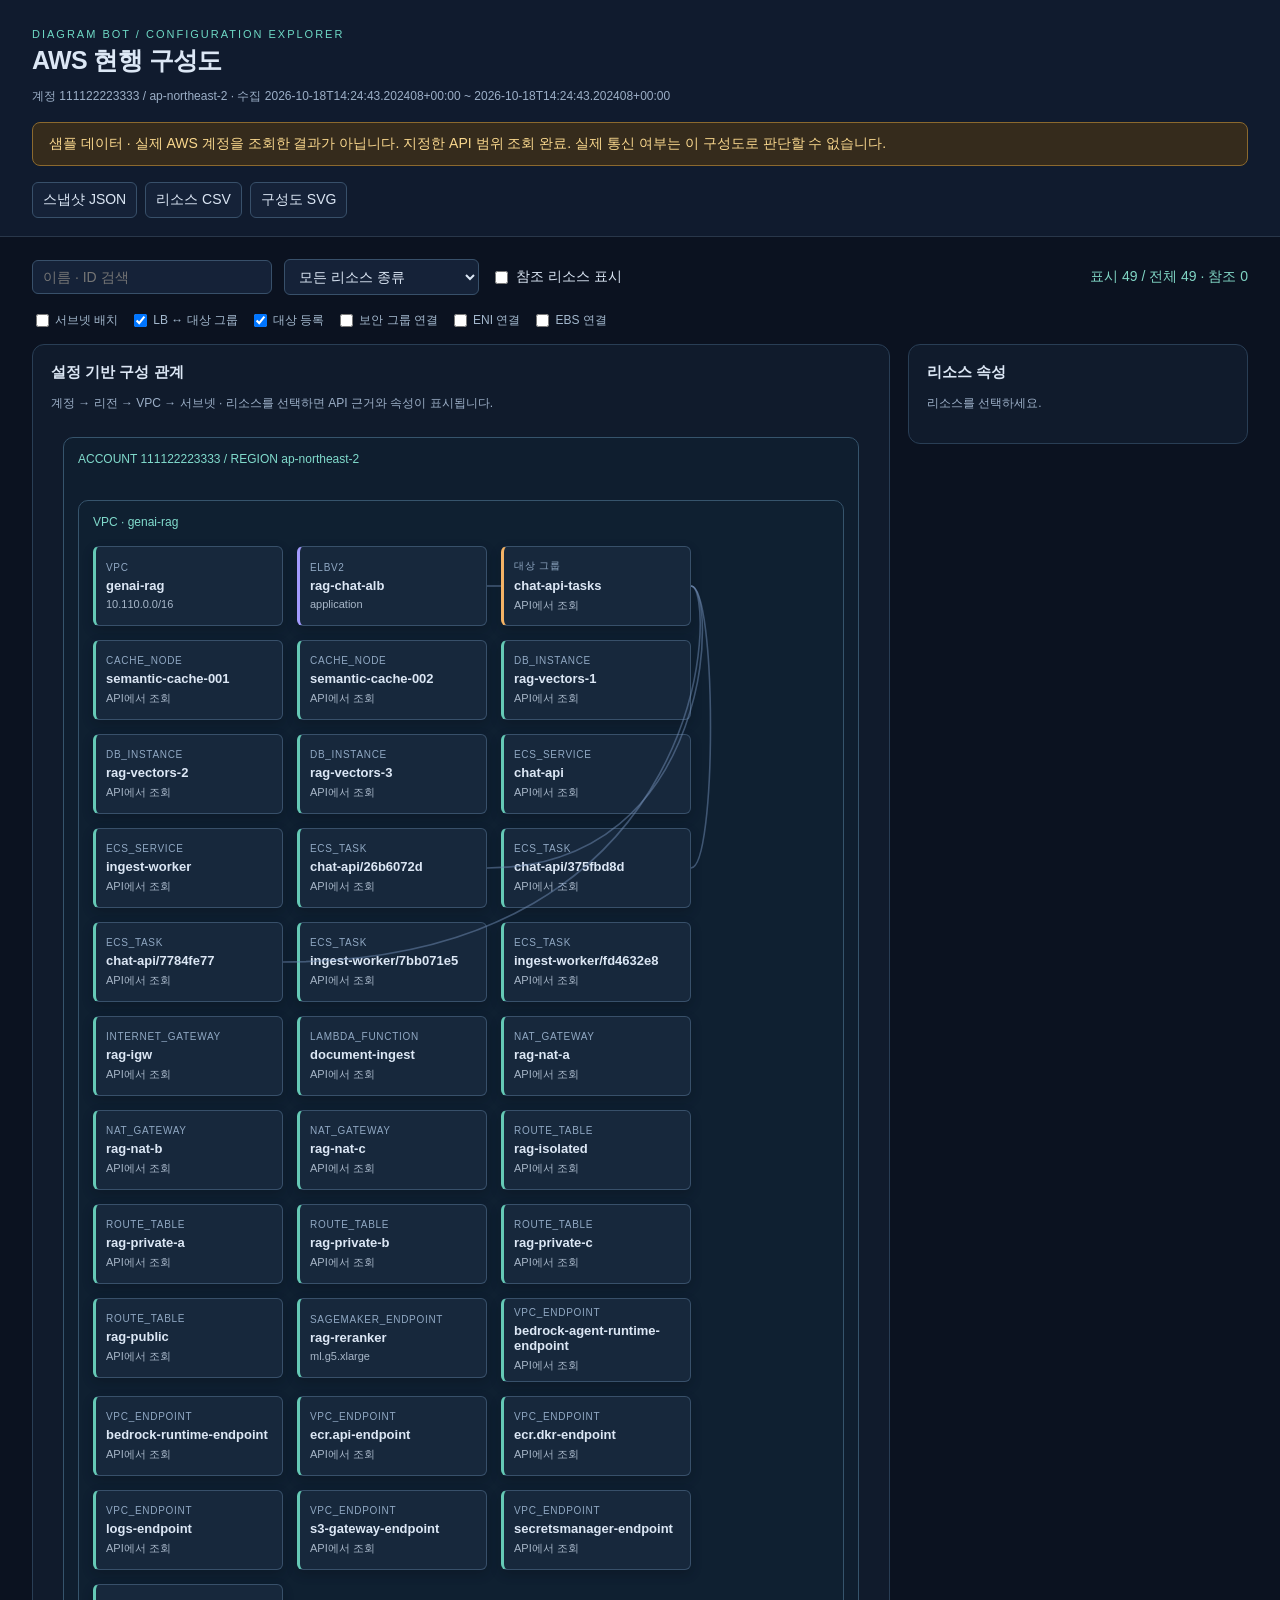
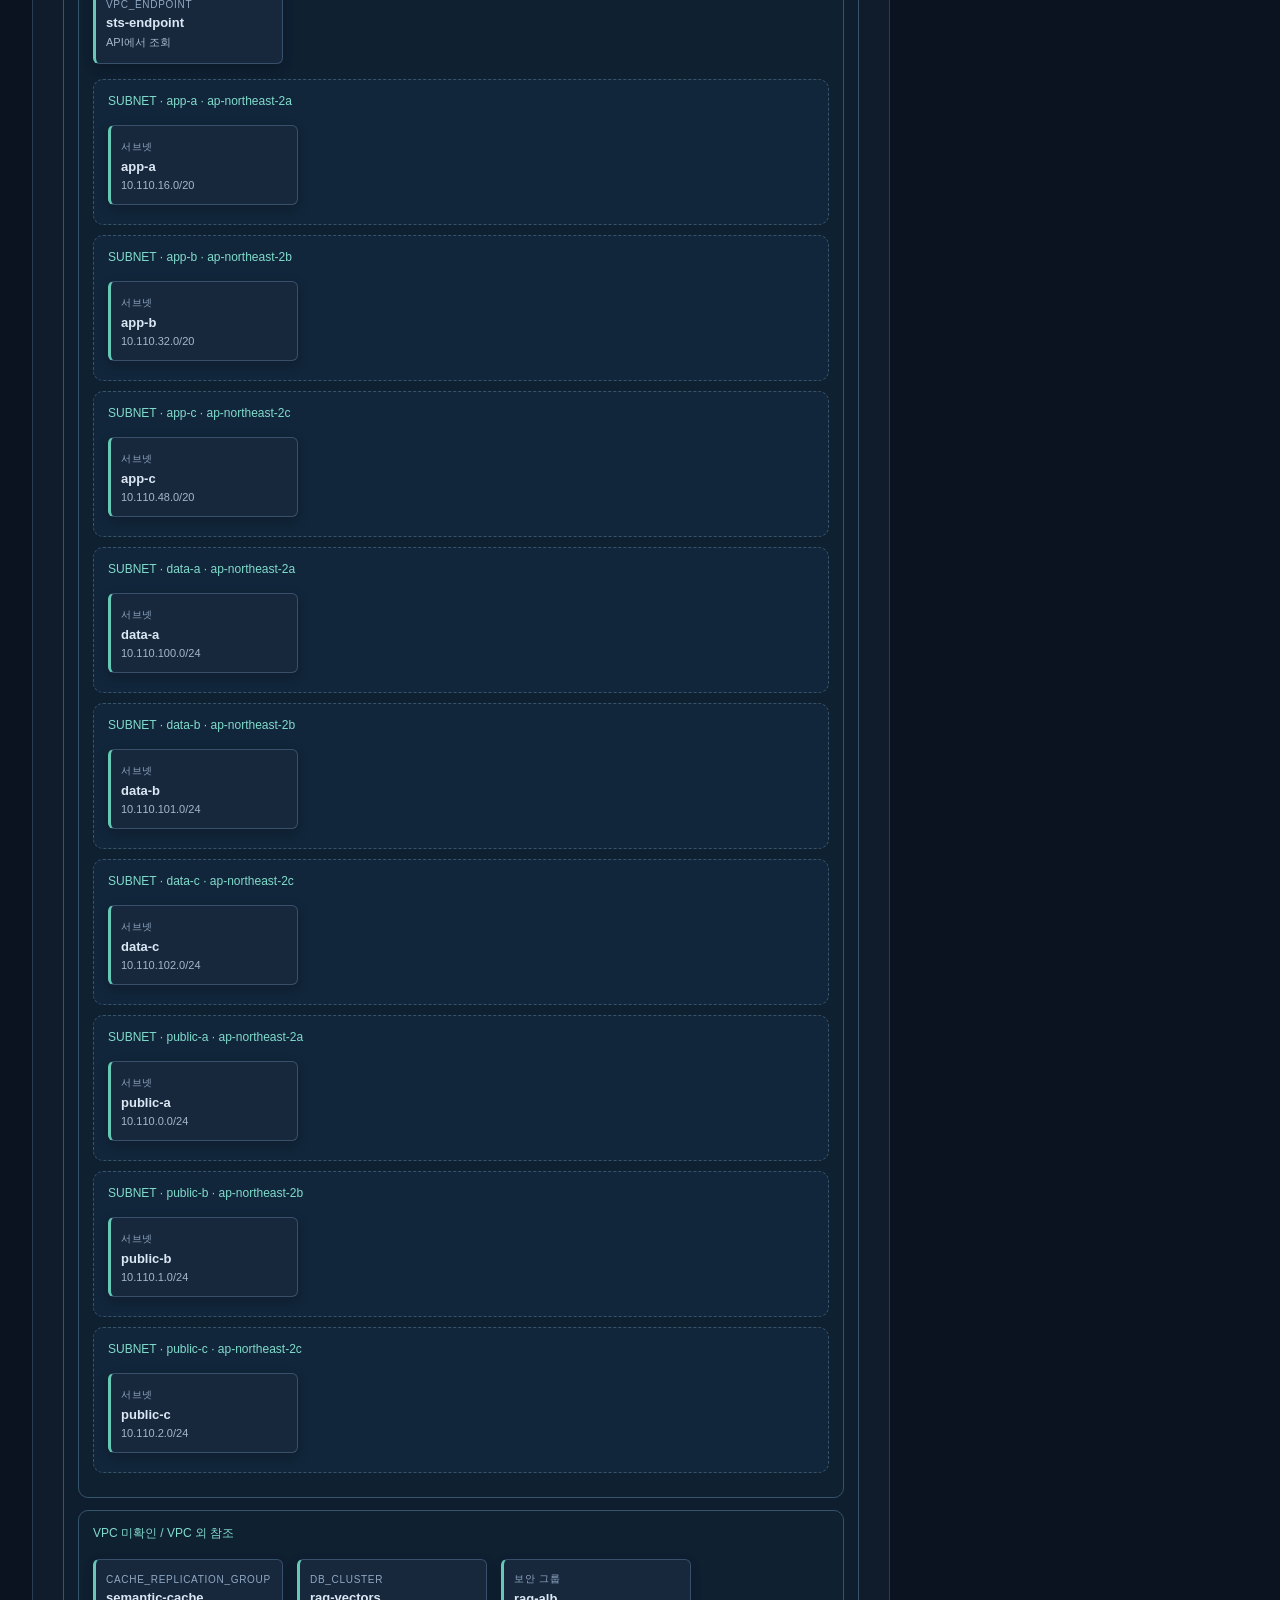
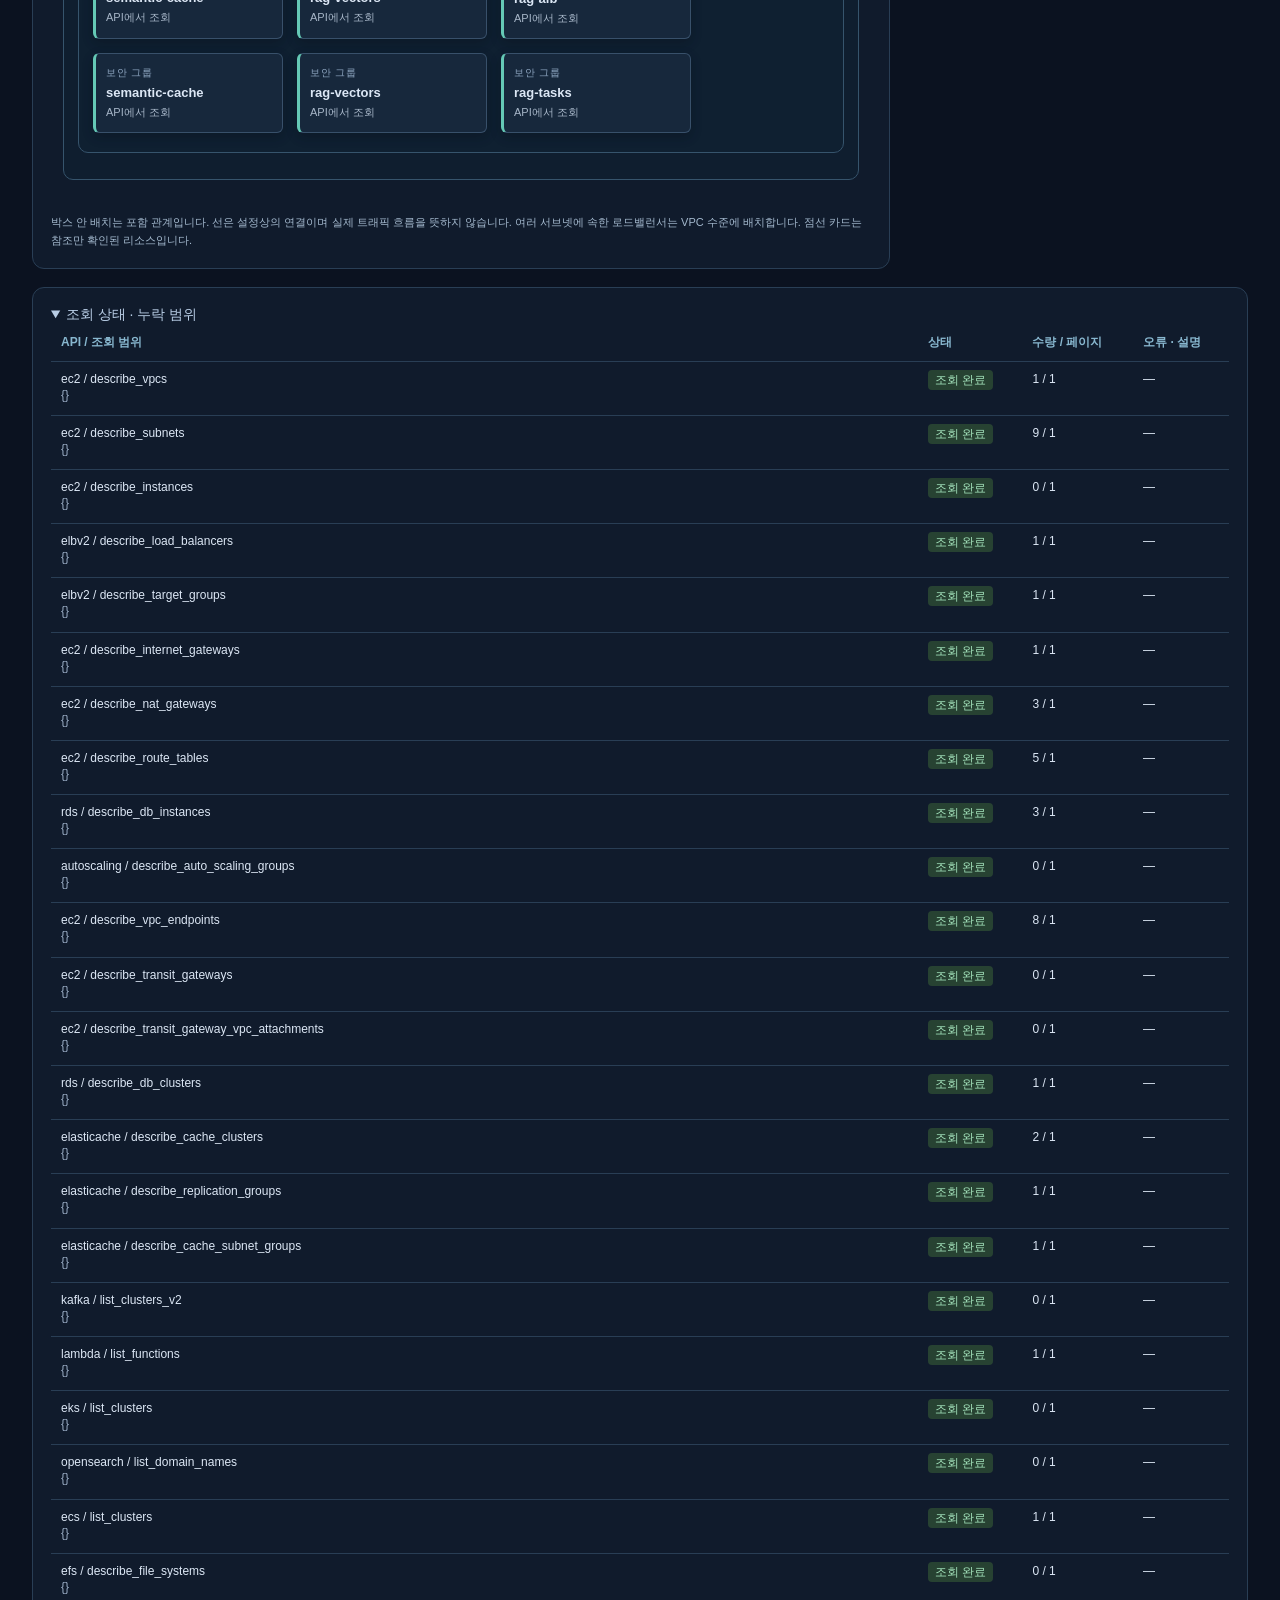
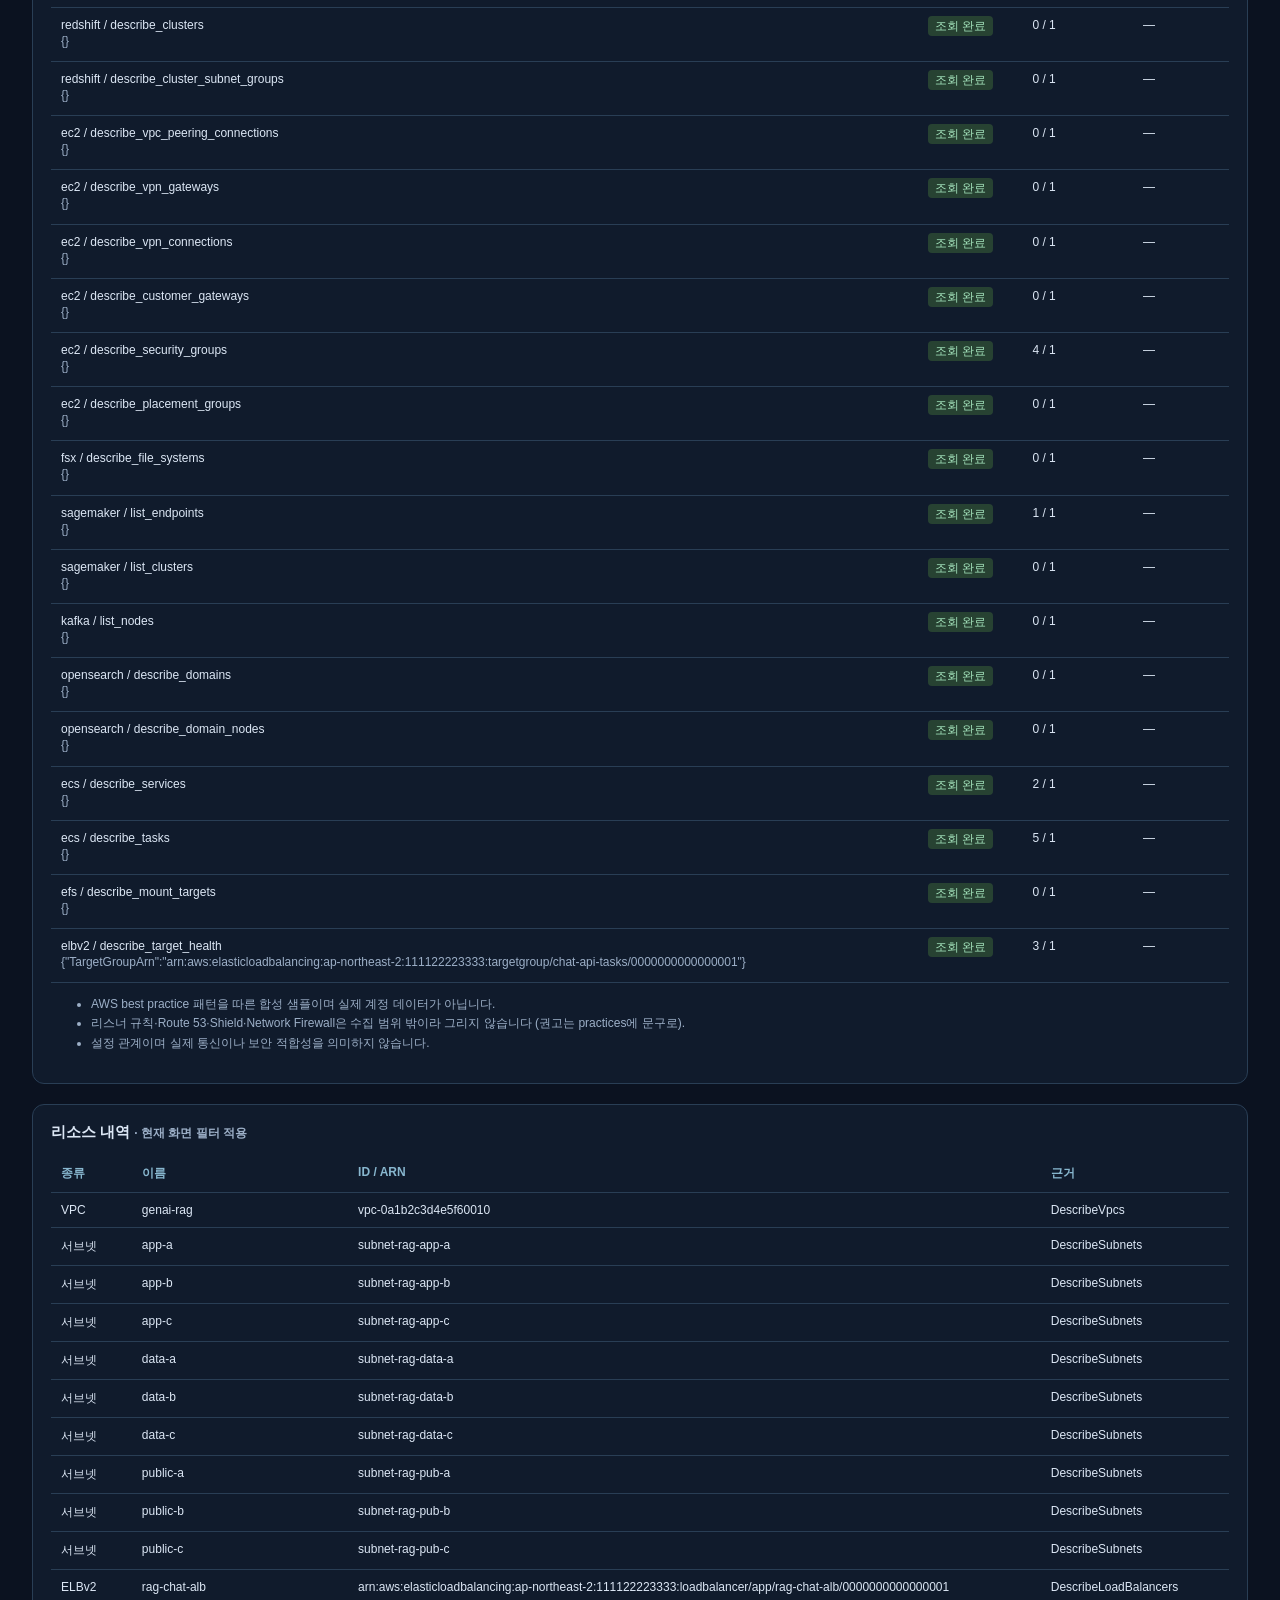
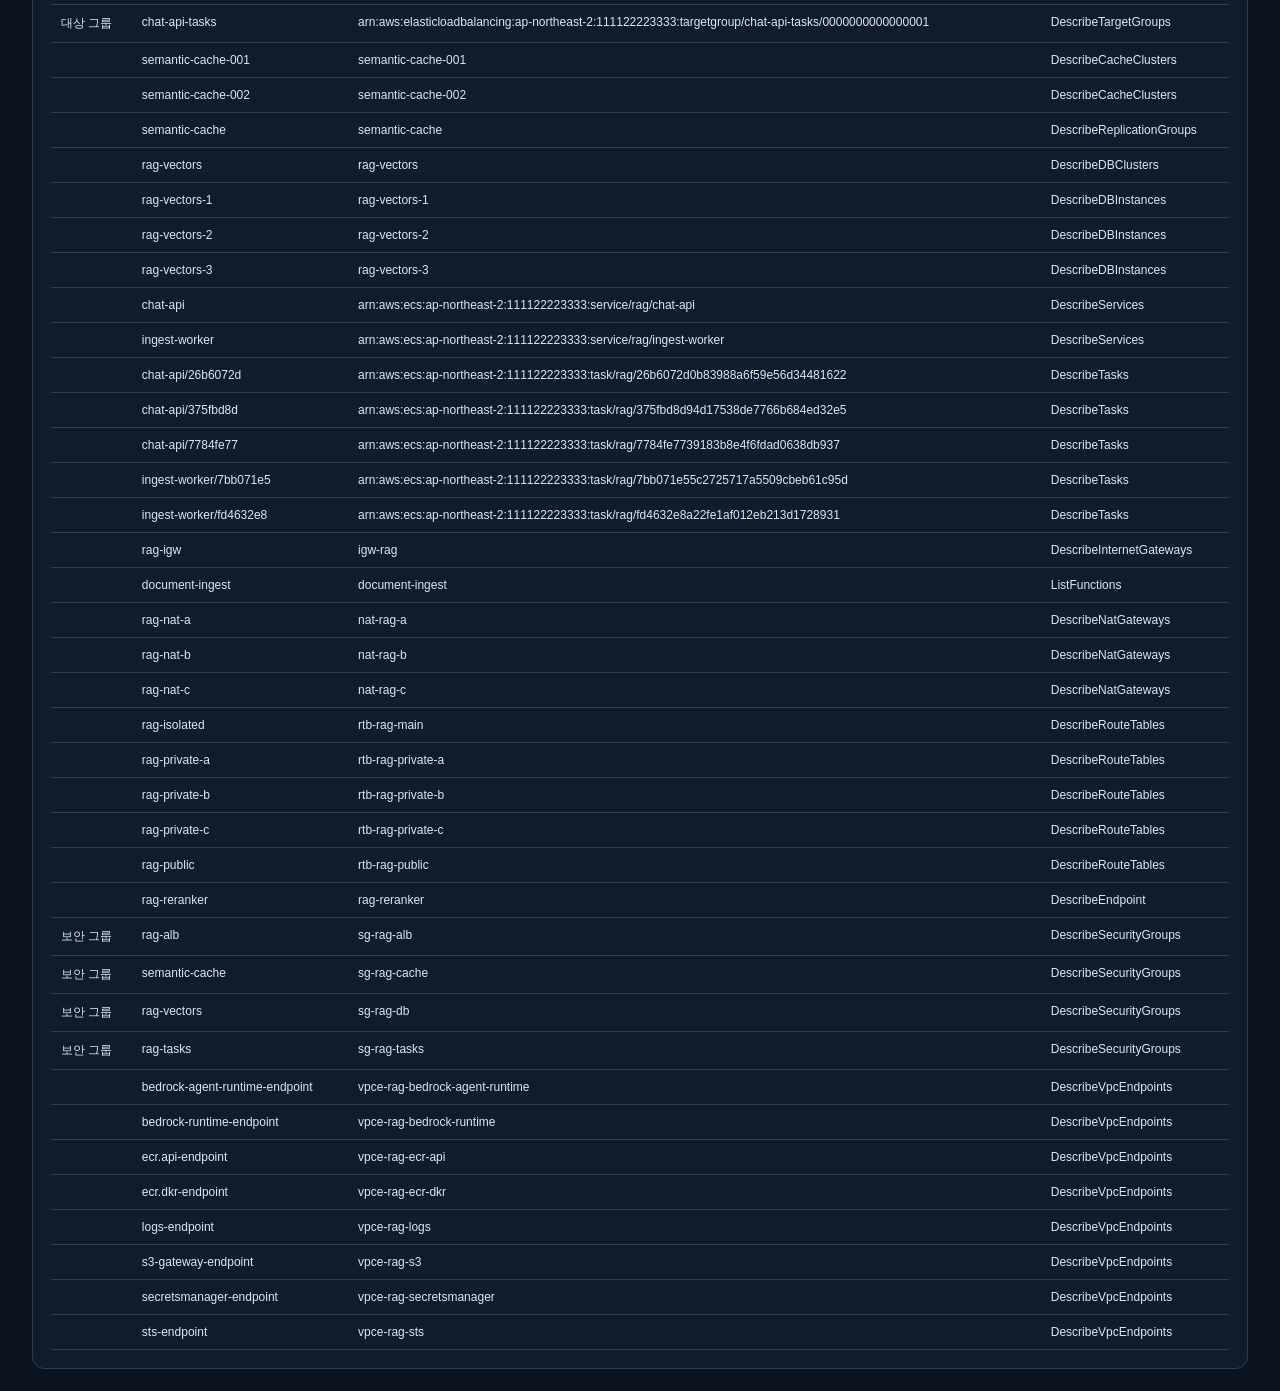
<file: examples/samples/genai-rag/index.html>
<!doctype html>
<html lang="ko">
<head>
<meta charset="utf-8"><meta name="viewport" content="width=device-width,initial-scale=1">
<title>Diagram Bot · AWS 현행 구성도</title>
<style>
:root{font-family:Inter,Pretendard,-apple-system,BlinkMacSystemFont,"Segoe UI",sans-serif;color:#dce7f5;background:#0b1220;font-size:14px}*{box-sizing:border-box}body{margin:0}header{padding:28px 32px 18px;border-bottom:1px solid #29374a;background:#101b2e}h1{font-size:25px;letter-spacing:-.6px;margin:4px 0 10px}.eyebrow{font-size:11px;letter-spacing:2px;color:#6ed9c5}.muted{color:#9cafc7;font-size:12px;line-height:1.6}#notice{margin-top:16px;padding:12px 16px;border:1px solid #8b692e;background:#352b1c;border-radius:8px;color:#f9d78d}button,input,select{font:inherit;color:inherit;background:#152238;border:1px solid #38506a;border-radius:6px;padding:8px 10px}button{cursor:pointer}button:hover{background:#263c55}button:focus-visible,input:focus-visible,select:focus-visible{outline:2px solid #6ed9c5}nav{display:flex;gap:8px;flex-wrap:wrap;margin:16px 0 0}main{padding:22px 32px}.toolbar{display:flex;gap:12px;flex-wrap:wrap;align-items:center;margin-bottom:16px}.toolbar input[type=search]{min-width:240px}.toolbar label{display:flex;align-items:center;gap:5px}.layout{display:grid;grid-template-columns:minmax(0,1fr) 340px;gap:18px}.panel{border:1px solid #293e55;background:#101b2c;border-radius:12px;padding:18px;min-width:0}.panel h2{font-size:15px;margin:0 0 12px}#canvas{position:relative;min-height:450px;overflow:auto;padding:12px}#groups{position:relative;z-index:1;min-width:560px;pointer-events:none}.group{border:1px solid #36546c;border-radius:10px;padding:14px;margin:12px 0;background:#10263855}.group-title{font-size:12px;color:#81dccd;overflow-wrap:anywhere;margin-bottom:12px}.subnet{border-style:dashed;background:#18334c55;margin:10px 0}.cards{display:flex;flex-wrap:wrap;gap:14px;align-items:start;padding:5px 0}.resource{pointer-events:auto;width:190px;min-height:80px;text-align:left;position:relative;border-left:3px solid #65c9b6;box-shadow:0 4px 12px #0003;background:#17283c;overflow-wrap:anywhere}.resource .kind{display:block;font-size:10px;color:#90a8c3;letter-spacing:.7px;text-transform:uppercase;margin-bottom:5px}.resource strong{display:block;font-size:13px}.resource small{display:block;color:#a7b6c8;margin-top:5px;font-size:11px}.resource.ref{border-style:dashed;border-left-color:#d0ad6b}.resource.selected{outline:2px solid #80e5d1;background:#234254}.resource[data-kind=load_balancer]{border-left-color:#a29bfe}.resource[data-kind=target_group]{border-left-color:#f4b366}#edges{position:absolute;top:0;left:0;z-index:2;pointer-events:none;overflow:visible}.edge{fill:none;stroke:#708bb3;stroke-width:1.6;opacity:.5}.edge.active{stroke:#7cf0d6;stroke-width:2.5;opacity:1}#detail{position:sticky;top:18px;align-self:start;max-height:85vh;overflow:auto}pre{white-space:pre-wrap;overflow-wrap:anywhere;background:#0b1422;padding:12px;border-radius:6px;font-size:11px;line-height:1.65}.relation{padding:10px 0;border-bottom:1px solid #293d51;font-size:12px;overflow-wrap:anywhere}details{margin:18px 0}summary{cursor:pointer;color:#b8cde5}table{width:100%;border-collapse:collapse;font-size:12px}th,td{text-align:left;padding:10px;border-bottom:1px solid #293e55;vertical-align:top;overflow-wrap:anywhere}th{color:#88b7cf}tbody tr{cursor:pointer}tbody tr:hover{background:#1c3047}.table-wrap{overflow:auto}.badge{padding:3px 7px;border-radius:4px;background:#274232;color:#a3e2bb}.badge.warn{background:#4c3b20;color:#f6d598}.empty{padding:30px;color:#9cafc7}#inventory{margin-top:20px}#stats{margin-left:auto;color:#80d5c4}.legend{font-size:11px;color:#a4b9ce;margin-top:10px;line-height:1.6}.relation-controls{display:flex;gap:12px;flex-wrap:wrap;margin-bottom:14px;color:#a4b9ce;font-size:12px}.relation-controls label{display:flex;align-items:center;gap:3px}@media(max-width:1000px){.layout{grid-template-columns:1fr}#detail{position:static;max-height:none}header,main{padding:20px}#stats{margin-left:0}}
</style>
</head>
<body>
<header><div class="eyebrow">DIAGRAM BOT / CONFIGURATION EXPLORER</div><h1>AWS 현행 구성도</h1><div id="scope" class="muted"></div><div id="notice" role="status"></div><nav><button id="json-download">스냅샷 JSON</button><button id="csv-download">리소스 CSV</button><button id="svg-download">구성도 SVG</button></nav></header>
<main>
<div class="toolbar"><input id="search" type="search" aria-label="리소스 검색" placeholder="이름 · ID 검색"><select id="kind" aria-label="리소스 종류"><option value="all">모든 리소스 종류</option></select><label><input id="references" type="checkbox">참조 리소스 표시</label><span id="stats"></span></div>
<div class="relation-controls" id="relation-controls"></div>
<div class="layout"><section class="panel"><h2>설정 기반 구성 관계</h2><div class="muted">계정 → 리전 → VPC → 서브넷 · 리소스를 선택하면 API 근거와 속성이 표시됩니다.</div><div id="canvas"><svg id="edges" aria-hidden="true"></svg><div id="groups"></div></div><div class="legend">박스 안 배치는 포함 관계입니다. 선은 설정상의 연결이며 실제 트래픽 흐름을 뜻하지 않습니다. 여러 서브넷에 속한 로드밸런서는 VPC 수준에 배치합니다. 점선 카드는 참조만 확인된 리소스입니다.</div></section><aside id="detail" class="panel"><h2>리소스 속성</h2><p class="muted">리소스를 선택하세요.</p></aside></div>
<details open class="panel"><summary>조회 상태 · 누락 범위</summary><div class="table-wrap"><table><thead><tr><th>API / 조회 범위</th><th>상태</th><th>수량 / 페이지</th><th>오류 · 설명</th></tr></thead><tbody id="coverage"></tbody></table></div><ul id="limitations" class="muted"></ul></details>
<section id="inventory" class="panel"><h2>리소스 내역 <span class="muted">· 현재 화면 필터 적용</span></h2><div class="table-wrap"><table><thead><tr><th>종류</th><th>이름</th><th>ID / ARN</th><th>근거</th></tr></thead><tbody id="rows"></tbody></table></div></section>
</main>
<script id="snapshot" type="application/json">{
  "schema_version": 1,
  "metadata": {
    "account_id": "111122223333",
    "region": "ap-northeast-2",
    "partition": "aws",
    "started_at": "2026-10-18T14:24:43.202408+00:00",
    "finished_at": "2026-10-18T14:24:43.202408+00:00",
    "status": "complete",
    "demo": true,
    "sample": "genai-rag",
    "sample_version": 7,
    "title": "생성형 AI RAG 애플리케이션 (Bedrock · Aurora pgvector · 시맨틱 캐시)",
    "practices": [
      "채팅 API는 세 AZ의 ECS Fargate 태스크, 인터넷용 ALB는 퍼블릭 서브넷에만 (REL10-BP01, SEC05-BP01)",
      "Bedrock 런타임·에이전트 런타임과 ECR·CloudWatch Logs·Secrets Manager·STS는 세 AZ의 인터페이스 엔드포인트로 사설 호출 (GENSEC01-BP02, GENREL02-BP01)",
      "벡터 저장소는 격리 서브넷의 Aurora PostgreSQL(pgvector) writer와 다른 두 AZ의 reader, 앱 태스크 보안 그룹만 허용 (GENSEC01-BP03, GENREL02-BP01)",
      "시맨틱 캐시·세션은 ElastiCache Redis primary/replica 자동 장애 조치로 같은 질의의 모델 호출을 줄임",
      "문서 수집은 VPC 안 Lambda와 ECS 워커가 청크·임베딩 후 벡터 저장소에 적재, S3는 게이트웨이 엔드포인트",
      "자체 호스팅 리랭커는 VPC 안 SageMaker 실시간 엔드포인트(인스턴스 2대, 서로 다른 AZ) (MLSEC03-BP02, MLCOST06-BP03)",
      "도형 밖 권고: Bedrock Guardrails로 입출력 검증, 모델 호출 로깅(기본 꺼짐) 켜기, 엔드포인트 정책은 InvokeModel만 (GENSEC02-BP01, GENSEC01-BP04, GENSEC01-BP01)",
      "도형 밖 권고: 처리량은 지리 교차 리전 추론 프로필 또는 Provisioned Throughput(둘 중 하나), ALB 앞 AWS WAF·CloudFront (GENREL01-BP01, REL02-BP01)"
    ],
    "scope": [
      "VPC",
      "Subnet",
      "EC2",
      "ELBv2",
      "TargetGroup",
      "RegisteredTarget",
      "InternetGateway",
      "NatGateway",
      "RouteTable",
      "RDS",
      "AutoScalingGroup",
      "VpcEndpoint",
      "TransitGateway",
      "EKS",
      "MSK",
      "ElastiCache",
      "Lambda",
      "OpenSearch",
      "ECS",
      "EFS",
      "Redshift",
      "VpcPeering",
      "VPN",
      "ElasticIP",
      "TransitGatewayRouteTable",
      "CloudFront",
      "WAF",
      "DirectConnect"
    ],
    "limitations": [
      "AWS best practice 패턴을 따른 합성 샘플이며 실제 계정 데이터가 아닙니다.",
      "리스너 규칙·Route 53·Shield·Network Firewall은 수집 범위 밖이라 그리지 않습니다 (권고는 practices에 문구로).",
      "설정 관계이며 실제 통신이나 보안 적합성을 의미하지 않습니다."
    ]
  },
  "coverage": [
    {
      "service": "ec2",
      "operation": "describe_vpcs",
      "status": "complete",
      "pages": 1,
      "items": 1
    },
    {
      "service": "ec2",
      "operation": "describe_subnets",
      "status": "complete",
      "pages": 1,
      "items": 9
    },
    {
      "service": "ec2",
      "operation": "describe_instances",
      "status": "complete",
      "pages": 1,
      "items": 0
    },
    {
      "service": "elbv2",
      "operation": "describe_load_balancers",
      "status": "complete",
      "pages": 1,
      "items": 1
    },
    {
      "service": "elbv2",
      "operation": "describe_target_groups",
      "status": "complete",
      "pages": 1,
      "items": 1
    },
    {
      "service": "ec2",
      "operation": "describe_internet_gateways",
      "status": "complete",
      "pages": 1,
      "items": 1
    },
    {
      "service": "ec2",
      "operation": "describe_nat_gateways",
      "status": "complete",
      "pages": 1,
      "items": 3
    },
    {
      "service": "ec2",
      "operation": "describe_route_tables",
      "status": "complete",
      "pages": 1,
      "items": 5
    },
    {
      "service": "rds",
      "operation": "describe_db_instances",
      "status": "complete",
      "pages": 1,
      "items": 3
    },
    {
      "service": "autoscaling",
      "operation": "describe_auto_scaling_groups",
      "status": "complete",
      "pages": 1,
      "items": 0
    },
    {
      "service": "ec2",
      "operation": "describe_vpc_endpoints",
      "status": "complete",
      "pages": 1,
      "items": 8
    },
    {
      "service": "ec2",
      "operation": "describe_transit_gateways",
      "status": "complete",
      "pages": 1,
      "items": 0
    },
    {
      "service": "ec2",
      "operation": "describe_transit_gateway_vpc_attachments",
      "status": "complete",
      "pages": 1,
      "items": 0
    },
    {
      "service": "rds",
      "operation": "describe_db_clusters",
      "status": "complete",
      "pages": 1,
      "items": 1
    },
    {
      "service": "elasticache",
      "operation": "describe_cache_clusters",
      "status": "complete",
      "pages": 1,
      "items": 2
    },
    {
      "service": "elasticache",
      "operation": "describe_replication_groups",
      "status": "complete",
      "pages": 1,
      "items": 1
    },
    {
      "service": "elasticache",
      "operation": "describe_cache_subnet_groups",
      "status": "complete",
      "pages": 1,
      "items": 1
    },
    {
      "service": "kafka",
      "operation": "list_clusters_v2",
      "status": "complete",
      "pages": 1,
      "items": 0
    },
    {
      "service": "lambda",
      "operation": "list_functions",
      "status": "complete",
      "pages": 1,
      "items": 1
    },
    {
      "service": "eks",
      "operation": "list_clusters",
      "status": "complete",
      "pages": 1,
      "items": 0
    },
    {
      "service": "opensearch",
      "operation": "list_domain_names",
      "status": "complete",
      "pages": 1,
      "items": 0
    },
    {
      "service": "ecs",
      "operation": "list_clusters",
      "status": "complete",
      "pages": 1,
      "items": 1
    },
    {
      "service": "efs",
      "operation": "describe_file_systems",
      "status": "complete",
      "pages": 1,
      "items": 0
    },
    {
      "service": "redshift",
      "operation": "describe_clusters",
      "status": "complete",
      "pages": 1,
      "items": 0
    },
    {
      "service": "redshift",
      "operation": "describe_cluster_subnet_groups",
      "status": "complete",
      "pages": 1,
      "items": 0
    },
    {
      "service": "ec2",
      "operation": "describe_vpc_peering_connections",
      "status": "complete",
      "pages": 1,
      "items": 0
    },
    {
      "service": "ec2",
      "operation": "describe_vpn_gateways",
      "status": "complete",
      "pages": 1,
      "items": 0
    },
    {
      "service": "ec2",
      "operation": "describe_vpn_connections",
      "status": "complete",
      "pages": 1,
      "items": 0
    },
    {
      "service": "ec2",
      "operation": "describe_customer_gateways",
      "status": "complete",
      "pages": 1,
      "items": 0
    },
    {
      "service": "ec2",
      "operation": "describe_security_groups",
      "status": "complete",
      "pages": 1,
      "items": 4
    },
    {
      "service": "ec2",
      "operation": "describe_placement_groups",
      "status": "complete",
      "pages": 1,
      "items": 0
    },
    {
      "service": "fsx",
      "operation": "describe_file_systems",
      "status": "complete",
      "pages": 1,
      "items": 0
    },
    {
      "service": "sagemaker",
      "operation": "list_endpoints",
      "status": "complete",
      "pages": 1,
      "items": 1
    },
    {
      "service": "sagemaker",
      "operation": "list_clusters",
      "status": "complete",
      "pages": 1,
      "items": 0
    },
    {
      "service": "kafka",
      "operation": "list_nodes",
      "status": "complete",
      "pages": 1,
      "items": 0
    },
    {
      "service": "opensearch",
      "operation": "describe_domains",
      "status": "complete",
      "pages": 1,
      "items": 0
    },
    {
      "service": "opensearch",
      "operation": "describe_domain_nodes",
      "status": "complete",
      "pages": 1,
      "items": 0
    },
    {
      "service": "ecs",
      "operation": "describe_services",
      "status": "complete",
      "pages": 1,
      "items": 2
    },
    {
      "service": "ecs",
      "operation": "describe_tasks",
      "status": "complete",
      "pages": 1,
      "items": 5
    },
    {
      "service": "efs",
      "operation": "describe_mount_targets",
      "status": "complete",
      "pages": 1,
      "items": 0
    },
    {
      "service": "elbv2",
      "operation": "describe_target_health",
      "parameters": {
        "TargetGroupArn": "arn:aws:elasticloadbalancing:ap-northeast-2:111122223333:targetgroup/chat-api-tasks/0000000000000001"
      },
      "status": "complete",
      "pages": 1,
      "items": 3
    }
  ],
  "raw": {
    "vpcs": [
      {
        "VpcId": "vpc-0a1b2c3d4e5f60010",
        "CidrBlock": "10.110.0.0/16",
        "Tags": [
          {
            "Key": "Name",
            "Value": "genai-rag"
          },
          {
            "Key": "Environment",
            "Value": "production"
          }
        ]
      }
    ],
    "subnets": [
      {
        "SubnetId": "subnet-rag-pub-a",
        "VpcId": "vpc-0a1b2c3d4e5f60010",
        "AvailabilityZone": "ap-northeast-2a",
        "CidrBlock": "10.110.0.0/24",
        "MapPublicIpOnLaunch": true,
        "Tags": [
          {
            "Key": "Name",
            "Value": "public-a"
          },
          {
            "Key": "Tier",
            "Value": "public"
          }
        ],
        "AvailableIpAddressCount": 251
      },
      {
        "SubnetId": "subnet-rag-pub-b",
        "VpcId": "vpc-0a1b2c3d4e5f60010",
        "AvailabilityZone": "ap-northeast-2b",
        "CidrBlock": "10.110.1.0/24",
        "MapPublicIpOnLaunch": true,
        "Tags": [
          {
            "Key": "Name",
            "Value": "public-b"
          },
          {
            "Key": "Tier",
            "Value": "public"
          }
        ],
        "AvailableIpAddressCount": 251
      },
      {
        "SubnetId": "subnet-rag-pub-c",
        "VpcId": "vpc-0a1b2c3d4e5f60010",
        "AvailabilityZone": "ap-northeast-2c",
        "CidrBlock": "10.110.2.0/24",
        "MapPublicIpOnLaunch": true,
        "Tags": [
          {
            "Key": "Name",
            "Value": "public-c"
          },
          {
            "Key": "Tier",
            "Value": "public"
          }
        ],
        "AvailableIpAddressCount": 251
      },
      {
        "SubnetId": "subnet-rag-app-a",
        "VpcId": "vpc-0a1b2c3d4e5f60010",
        "AvailabilityZone": "ap-northeast-2a",
        "CidrBlock": "10.110.16.0/20",
        "MapPublicIpOnLaunch": false,
        "Tags": [
          {
            "Key": "Name",
            "Value": "app-a"
          },
          {
            "Key": "Tier",
            "Value": "app"
          }
        ],
        "AvailableIpAddressCount": 4091
      },
      {
        "SubnetId": "subnet-rag-app-b",
        "VpcId": "vpc-0a1b2c3d4e5f60010",
        "AvailabilityZone": "ap-northeast-2b",
        "CidrBlock": "10.110.32.0/20",
        "MapPublicIpOnLaunch": false,
        "Tags": [
          {
            "Key": "Name",
            "Value": "app-b"
          },
          {
            "Key": "Tier",
            "Value": "app"
          }
        ],
        "AvailableIpAddressCount": 4091
      },
      {
        "SubnetId": "subnet-rag-app-c",
        "VpcId": "vpc-0a1b2c3d4e5f60010",
        "AvailabilityZone": "ap-northeast-2c",
        "CidrBlock": "10.110.48.0/20",
        "MapPublicIpOnLaunch": false,
        "Tags": [
          {
            "Key": "Name",
            "Value": "app-c"
          },
          {
            "Key": "Tier",
            "Value": "app"
          }
        ],
        "AvailableIpAddressCount": 4091
      },
      {
        "SubnetId": "subnet-rag-data-a",
        "VpcId": "vpc-0a1b2c3d4e5f60010",
        "AvailabilityZone": "ap-northeast-2a",
        "CidrBlock": "10.110.100.0/24",
        "MapPublicIpOnLaunch": false,
        "Tags": [
          {
            "Key": "Name",
            "Value": "data-a"
          },
          {
            "Key": "Tier",
            "Value": "data"
          }
        ],
        "AvailableIpAddressCount": 251
      },
      {
        "SubnetId": "subnet-rag-data-b",
        "VpcId": "vpc-0a1b2c3d4e5f60010",
        "AvailabilityZone": "ap-northeast-2b",
        "CidrBlock": "10.110.101.0/24",
        "MapPublicIpOnLaunch": false,
        "Tags": [
          {
            "Key": "Name",
            "Value": "data-b"
          },
          {
            "Key": "Tier",
            "Value": "data"
          }
        ],
        "AvailableIpAddressCount": 251
      },
      {
        "SubnetId": "subnet-rag-data-c",
        "VpcId": "vpc-0a1b2c3d4e5f60010",
        "AvailabilityZone": "ap-northeast-2c",
        "CidrBlock": "10.110.102.0/24",
        "MapPublicIpOnLaunch": false,
        "Tags": [
          {
            "Key": "Name",
            "Value": "data-c"
          },
          {
            "Key": "Tier",
            "Value": "data"
          }
        ],
        "AvailableIpAddressCount": 251
      }
    ],
    "instances": [],
    "load_balancers": [
      {
        "LoadBalancerArn": "arn:aws:elasticloadbalancing:ap-northeast-2:111122223333:loadbalancer/app/rag-chat-alb/0000000000000001",
        "LoadBalancerName": "rag-chat-alb",
        "Type": "application",
        "VpcId": "vpc-0a1b2c3d4e5f60010",
        "Scheme": "internet-facing",
        "AvailabilityZones": [
          {
            "ZoneName": "ap-northeast-2a",
            "SubnetId": "subnet-rag-pub-a"
          },
          {
            "ZoneName": "ap-northeast-2b",
            "SubnetId": "subnet-rag-pub-b"
          },
          {
            "ZoneName": "ap-northeast-2c",
            "SubnetId": "subnet-rag-pub-c"
          }
        ],
        "SecurityGroups": [
          "sg-rag-alb"
        ]
      }
    ],
    "target_groups": [
      {
        "TargetGroupArn": "arn:aws:elasticloadbalancing:ap-northeast-2:111122223333:targetgroup/chat-api-tasks/0000000000000001",
        "TargetGroupName": "chat-api-tasks",
        "VpcId": "vpc-0a1b2c3d4e5f60010",
        "TargetType": "ip",
        "Protocol": "HTTP",
        "Port": 8080,
        "HealthCheckPath": "/healthz",
        "LoadBalancerArns": [
          "arn:aws:elasticloadbalancing:ap-northeast-2:111122223333:loadbalancer/app/rag-chat-alb/0000000000000001"
        ]
      }
    ],
    "internet_gateways": [
      {
        "InternetGatewayId": "igw-rag",
        "Attachments": [
          {
            "VpcId": "vpc-0a1b2c3d4e5f60010",
            "State": "available"
          }
        ],
        "Tags": [
          {
            "Key": "Name",
            "Value": "rag-igw"
          }
        ]
      }
    ],
    "nat_gateways": [
      {
        "NatGatewayId": "nat-rag-a",
        "VpcId": "vpc-0a1b2c3d4e5f60010",
        "SubnetId": "subnet-rag-pub-a",
        "State": "available",
        "ConnectivityType": "public",
        "Tags": [
          {
            "Key": "Name",
            "Value": "rag-nat-a"
          }
        ]
      },
      {
        "NatGatewayId": "nat-rag-b",
        "VpcId": "vpc-0a1b2c3d4e5f60010",
        "SubnetId": "subnet-rag-pub-b",
        "State": "available",
        "ConnectivityType": "public",
        "Tags": [
          {
            "Key": "Name",
            "Value": "rag-nat-b"
          }
        ]
      },
      {
        "NatGatewayId": "nat-rag-c",
        "VpcId": "vpc-0a1b2c3d4e5f60010",
        "SubnetId": "subnet-rag-pub-c",
        "State": "available",
        "ConnectivityType": "public",
        "Tags": [
          {
            "Key": "Name",
            "Value": "rag-nat-c"
          }
        ]
      }
    ],
    "route_tables": [
      {
        "RouteTableId": "rtb-rag-public",
        "VpcId": "vpc-0a1b2c3d4e5f60010",
        "Routes": [
          {
            "DestinationCidrBlock": "10.110.0.0/16",
            "GatewayId": "local",
            "State": "active"
          },
          {
            "DestinationCidrBlock": "0.0.0.0/0",
            "GatewayId": "igw-rag",
            "State": "active"
          }
        ],
        "Associations": [
          {
            "RouteTableAssociationId": "rtbassoc-rag-public-0",
            "SubnetId": "subnet-rag-pub-a"
          },
          {
            "RouteTableAssociationId": "rtbassoc-rag-public-1",
            "SubnetId": "subnet-rag-pub-b"
          },
          {
            "RouteTableAssociationId": "rtbassoc-rag-public-2",
            "SubnetId": "subnet-rag-pub-c"
          }
        ],
        "Tags": [
          {
            "Key": "Name",
            "Value": "rag-public"
          }
        ]
      },
      {
        "RouteTableId": "rtb-rag-private-a",
        "VpcId": "vpc-0a1b2c3d4e5f60010",
        "Routes": [
          {
            "DestinationCidrBlock": "10.110.0.0/16",
            "GatewayId": "local",
            "State": "active"
          },
          {
            "DestinationCidrBlock": "0.0.0.0/0",
            "NatGatewayId": "nat-rag-a",
            "State": "active"
          },
          {
            "DestinationPrefixListId": "pl-s3",
            "GatewayId": "vpce-rag-s3",
            "State": "active"
          }
        ],
        "Associations": [
          {
            "RouteTableAssociationId": "rtbassoc-rag-private-a-0",
            "SubnetId": "subnet-rag-app-a"
          }
        ],
        "Tags": [
          {
            "Key": "Name",
            "Value": "rag-private-a"
          }
        ]
      },
      {
        "RouteTableId": "rtb-rag-private-b",
        "VpcId": "vpc-0a1b2c3d4e5f60010",
        "Routes": [
          {
            "DestinationCidrBlock": "10.110.0.0/16",
            "GatewayId": "local",
            "State": "active"
          },
          {
            "DestinationCidrBlock": "0.0.0.0/0",
            "NatGatewayId": "nat-rag-b",
            "State": "active"
          },
          {
            "DestinationPrefixListId": "pl-s3",
            "GatewayId": "vpce-rag-s3",
            "State": "active"
          }
        ],
        "Associations": [
          {
            "RouteTableAssociationId": "rtbassoc-rag-private-b-0",
            "SubnetId": "subnet-rag-app-b"
          }
        ],
        "Tags": [
          {
            "Key": "Name",
            "Value": "rag-private-b"
          }
        ]
      },
      {
        "RouteTableId": "rtb-rag-private-c",
        "VpcId": "vpc-0a1b2c3d4e5f60010",
        "Routes": [
          {
            "DestinationCidrBlock": "10.110.0.0/16",
            "GatewayId": "local",
            "State": "active"
          },
          {
            "DestinationCidrBlock": "0.0.0.0/0",
            "NatGatewayId": "nat-rag-c",
            "State": "active"
          },
          {
            "DestinationPrefixListId": "pl-s3",
            "GatewayId": "vpce-rag-s3",
            "State": "active"
          }
        ],
        "Associations": [
          {
            "RouteTableAssociationId": "rtbassoc-rag-private-c-0",
            "SubnetId": "subnet-rag-app-c"
          }
        ],
        "Tags": [
          {
            "Key": "Name",
            "Value": "rag-private-c"
          }
        ]
      },
      {
        "RouteTableId": "rtb-rag-main",
        "VpcId": "vpc-0a1b2c3d4e5f60010",
        "Routes": [
          {
            "DestinationCidrBlock": "10.110.0.0/16",
            "GatewayId": "local",
            "State": "active"
          }
        ],
        "Associations": [
          {
            "RouteTableAssociationId": "rtbassoc-rag-main-main",
            "Main": true
          }
        ],
        "Tags": [
          {
            "Key": "Name",
            "Value": "rag-isolated"
          }
        ]
      }
    ],
    "db_instances": [
      {
        "DBInstanceIdentifier": "rag-vectors-1",
        "DBClusterIdentifier": "rag-vectors",
        "Engine": "aurora-postgresql",
        "DBInstanceClass": "db.r6g.large",
        "AvailabilityZone": "ap-northeast-2a",
        "MultiAZ": false,
        "PubliclyAccessible": false,
        "StorageEncrypted": true,
        "DBSubnetGroup": {
          "DBSubnetGroupName": "rag-vectors-subnets",
          "VpcId": "vpc-0a1b2c3d4e5f60010",
          "Subnets": [
            {
              "SubnetIdentifier": "subnet-rag-data-a",
              "SubnetAvailabilityZone": {
                "Name": "ap-northeast-2a"
              }
            },
            {
              "SubnetIdentifier": "subnet-rag-data-b",
              "SubnetAvailabilityZone": {
                "Name": "ap-northeast-2b"
              }
            },
            {
              "SubnetIdentifier": "subnet-rag-data-c",
              "SubnetAvailabilityZone": {
                "Name": "ap-northeast-2c"
              }
            }
          ]
        }
      },
      {
        "DBInstanceIdentifier": "rag-vectors-2",
        "DBClusterIdentifier": "rag-vectors",
        "Engine": "aurora-postgresql",
        "DBInstanceClass": "db.r6g.large",
        "AvailabilityZone": "ap-northeast-2b",
        "MultiAZ": false,
        "PubliclyAccessible": false,
        "StorageEncrypted": true,
        "DBSubnetGroup": {
          "DBSubnetGroupName": "rag-vectors-subnets",
          "VpcId": "vpc-0a1b2c3d4e5f60010",
          "Subnets": [
            {
              "SubnetIdentifier": "subnet-rag-data-a",
              "SubnetAvailabilityZone": {
                "Name": "ap-northeast-2a"
              }
            },
            {
              "SubnetIdentifier": "subnet-rag-data-b",
              "SubnetAvailabilityZone": {
                "Name": "ap-northeast-2b"
              }
            },
            {
              "SubnetIdentifier": "subnet-rag-data-c",
              "SubnetAvailabilityZone": {
                "Name": "ap-northeast-2c"
              }
            }
          ]
        }
      },
      {
        "DBInstanceIdentifier": "rag-vectors-3",
        "DBClusterIdentifier": "rag-vectors",
        "Engine": "aurora-postgresql",
        "DBInstanceClass": "db.r6g.large",
        "AvailabilityZone": "ap-northeast-2c",
        "MultiAZ": false,
        "PubliclyAccessible": false,
        "StorageEncrypted": true,
        "DBSubnetGroup": {
          "DBSubnetGroupName": "rag-vectors-subnets",
          "VpcId": "vpc-0a1b2c3d4e5f60010",
          "Subnets": [
            {
              "SubnetIdentifier": "subnet-rag-data-a",
              "SubnetAvailabilityZone": {
                "Name": "ap-northeast-2a"
              }
            },
            {
              "SubnetIdentifier": "subnet-rag-data-b",
              "SubnetAvailabilityZone": {
                "Name": "ap-northeast-2b"
              }
            },
            {
              "SubnetIdentifier": "subnet-rag-data-c",
              "SubnetAvailabilityZone": {
                "Name": "ap-northeast-2c"
              }
            }
          ]
        }
      }
    ],
    "auto_scaling_groups": [],
    "vpc_endpoints": [
      {
        "VpcEndpointId": "vpce-rag-bedrock-runtime",
        "VpcId": "vpc-0a1b2c3d4e5f60010",
        "VpcEndpointType": "Interface",
        "State": "available",
        "ServiceName": "com.amazonaws.ap-northeast-2.bedrock-runtime",
        "SubnetIds": [
          "subnet-rag-app-a",
          "subnet-rag-app-b",
          "subnet-rag-app-c"
        ],
        "PrivateDnsEnabled": true,
        "Tags": [
          {
            "Key": "Name",
            "Value": "bedrock-runtime-endpoint"
          }
        ]
      },
      {
        "VpcEndpointId": "vpce-rag-bedrock-agent-runtime",
        "VpcId": "vpc-0a1b2c3d4e5f60010",
        "VpcEndpointType": "Interface",
        "State": "available",
        "ServiceName": "com.amazonaws.ap-northeast-2.bedrock-agent-runtime",
        "SubnetIds": [
          "subnet-rag-app-a",
          "subnet-rag-app-b",
          "subnet-rag-app-c"
        ],
        "PrivateDnsEnabled": true,
        "Tags": [
          {
            "Key": "Name",
            "Value": "bedrock-agent-runtime-endpoint"
          }
        ]
      },
      {
        "VpcEndpointId": "vpce-rag-ecr-api",
        "VpcId": "vpc-0a1b2c3d4e5f60010",
        "VpcEndpointType": "Interface",
        "State": "available",
        "ServiceName": "com.amazonaws.ap-northeast-2.ecr.api",
        "SubnetIds": [
          "subnet-rag-app-a",
          "subnet-rag-app-b",
          "subnet-rag-app-c"
        ],
        "PrivateDnsEnabled": true,
        "Tags": [
          {
            "Key": "Name",
            "Value": "ecr.api-endpoint"
          }
        ]
      },
      {
        "VpcEndpointId": "vpce-rag-ecr-dkr",
        "VpcId": "vpc-0a1b2c3d4e5f60010",
        "VpcEndpointType": "Interface",
        "State": "available",
        "ServiceName": "com.amazonaws.ap-northeast-2.ecr.dkr",
        "SubnetIds": [
          "subnet-rag-app-a",
          "subnet-rag-app-b",
          "subnet-rag-app-c"
        ],
        "PrivateDnsEnabled": true,
        "Tags": [
          {
            "Key": "Name",
            "Value": "ecr.dkr-endpoint"
          }
        ]
      },
      {
        "VpcEndpointId": "vpce-rag-logs",
        "VpcId": "vpc-0a1b2c3d4e5f60010",
        "VpcEndpointType": "Interface",
        "State": "available",
        "ServiceName": "com.amazonaws.ap-northeast-2.logs",
        "SubnetIds": [
          "subnet-rag-app-a",
          "subnet-rag-app-b",
          "subnet-rag-app-c"
        ],
        "PrivateDnsEnabled": true,
        "Tags": [
          {
            "Key": "Name",
            "Value": "logs-endpoint"
          }
        ]
      },
      {
        "VpcEndpointId": "vpce-rag-secretsmanager",
        "VpcId": "vpc-0a1b2c3d4e5f60010",
        "VpcEndpointType": "Interface",
        "State": "available",
        "ServiceName": "com.amazonaws.ap-northeast-2.secretsmanager",
        "SubnetIds": [
          "subnet-rag-app-a",
          "subnet-rag-app-b",
          "subnet-rag-app-c"
        ],
        "PrivateDnsEnabled": true,
        "Tags": [
          {
            "Key": "Name",
            "Value": "secretsmanager-endpoint"
          }
        ]
      },
      {
        "VpcEndpointId": "vpce-rag-sts",
        "VpcId": "vpc-0a1b2c3d4e5f60010",
        "VpcEndpointType": "Interface",
        "State": "available",
        "ServiceName": "com.amazonaws.ap-northeast-2.sts",
        "SubnetIds": [
          "subnet-rag-app-a",
          "subnet-rag-app-b",
          "subnet-rag-app-c"
        ],
        "PrivateDnsEnabled": true,
        "Tags": [
          {
            "Key": "Name",
            "Value": "sts-endpoint"
          }
        ]
      },
      {
        "VpcEndpointId": "vpce-rag-s3",
        "VpcId": "vpc-0a1b2c3d4e5f60010",
        "VpcEndpointType": "Gateway",
        "State": "available",
        "ServiceName": "com.amazonaws.ap-northeast-2.s3",
        "RouteTableIds": [
          "rtb-rag-private-a",
          "rtb-rag-private-b",
          "rtb-rag-private-c"
        ],
        "Tags": [
          {
            "Key": "Name",
            "Value": "s3-gateway-endpoint"
          }
        ]
      }
    ],
    "transit_gateways": [],
    "transit_gateway_attachments": [],
    "db_clusters": [
      {
        "DBClusterIdentifier": "rag-vectors",
        "Engine": "aurora-postgresql",
        "MultiAZ": true,
        "StorageEncrypted": true,
        "DBClusterMembers": [
          {
            "DBInstanceIdentifier": "rag-vectors-1",
            "IsClusterWriter": true
          },
          {
            "DBInstanceIdentifier": "rag-vectors-2",
            "IsClusterWriter": false
          },
          {
            "DBInstanceIdentifier": "rag-vectors-3",
            "IsClusterWriter": false
          }
        ]
      }
    ],
    "cache_clusters": [
      {
        "CacheClusterId": "semantic-cache-001",
        "ReplicationGroupId": "semantic-cache",
        "Engine": "redis",
        "CacheNodeType": "cache.r7g.large",
        "PreferredAvailabilityZone": "ap-northeast-2b",
        "CacheSubnetGroupName": "semantic-cache-subnets"
      },
      {
        "CacheClusterId": "semantic-cache-002",
        "ReplicationGroupId": "semantic-cache",
        "Engine": "redis",
        "CacheNodeType": "cache.r7g.large",
        "PreferredAvailabilityZone": "ap-northeast-2c",
        "CacheSubnetGroupName": "semantic-cache-subnets"
      }
    ],
    "replication_groups": [
      {
        "ReplicationGroupId": "semantic-cache",
        "MultiAZ": "enabled",
        "AutomaticFailover": "enabled",
        "AtRestEncryptionEnabled": true,
        "TransitEncryptionEnabled": true,
        "NodeGroups": [
          {
            "NodeGroupId": "0001",
            "NodeGroupMembers": [
              {
                "CacheClusterId": "semantic-cache-001",
                "CurrentRole": "primary"
              },
              {
                "CacheClusterId": "semantic-cache-002",
                "CurrentRole": "replica"
              }
            ]
          }
        ]
      }
    ],
    "cache_subnet_groups": [
      {
        "CacheSubnetGroupName": "semantic-cache-subnets",
        "VpcId": "vpc-0a1b2c3d4e5f60010",
        "Subnets": [
          {
            "SubnetIdentifier": "subnet-rag-data-a",
            "SubnetAvailabilityZone": {
              "Name": "ap-northeast-2a"
            }
          },
          {
            "SubnetIdentifier": "subnet-rag-data-b",
            "SubnetAvailabilityZone": {
              "Name": "ap-northeast-2b"
            }
          },
          {
            "SubnetIdentifier": "subnet-rag-data-c",
            "SubnetAvailabilityZone": {
              "Name": "ap-northeast-2c"
            }
          }
        ]
      }
    ],
    "msk_clusters": [],
    "lambda_functions": [
      {
        "FunctionName": "document-ingest",
        "Runtime": "python3.12",
        "VpcConfig": {
          "VpcId": "vpc-0a1b2c3d4e5f60010",
          "SubnetIds": [
            "subnet-rag-app-a",
            "subnet-rag-app-b",
            "subnet-rag-app-c"
          ],
          "SecurityGroupIds": [
            "sg-document-ingest"
          ]
        }
      }
    ],
    "eks_clusters": [],
    "opensearch_domains": [],
    "ecs_services": [
      {
        "serviceArn": "arn:aws:ecs:ap-northeast-2:111122223333:service/rag/chat-api",
        "serviceName": "chat-api",
        "clusterArn": "arn:aws:ecs:ap-northeast-2:111122223333:cluster/rag",
        "status": "ACTIVE",
        "launchType": "FARGATE",
        "desiredCount": 3,
        "runningCount": 3,
        "platformVersion": "1.4.0",
        "networkConfiguration": {
          "awsvpcConfiguration": {
            "subnets": [
              "subnet-rag-app-a",
              "subnet-rag-app-b",
              "subnet-rag-app-c"
            ],
            "securityGroups": [
              "sg-chat-api"
            ],
            "assignPublicIp": "DISABLED"
          }
        },
        "loadBalancers": [
          {
            "targetGroupArn": "arn:aws:elasticloadbalancing:ap-northeast-2:111122223333:targetgroup/chat-api-tasks/0000000000000001",
            "containerName": "chat-api",
            "containerPort": 8080
          }
        ],
        "deploymentConfiguration": {
          "deploymentCircuitBreaker": {
            "enable": true,
            "rollback": true
          }
        },
        "availabilityZoneRebalancing": "ENABLED"
      },
      {
        "serviceArn": "arn:aws:ecs:ap-northeast-2:111122223333:service/rag/ingest-worker",
        "serviceName": "ingest-worker",
        "clusterArn": "arn:aws:ecs:ap-northeast-2:111122223333:cluster/rag",
        "status": "ACTIVE",
        "launchType": "FARGATE",
        "desiredCount": 2,
        "runningCount": 2,
        "platformVersion": "1.4.0",
        "networkConfiguration": {
          "awsvpcConfiguration": {
            "subnets": [
              "subnet-rag-app-a",
              "subnet-rag-app-b"
            ],
            "securityGroups": [
              "sg-ingest-worker"
            ],
            "assignPublicIp": "DISABLED"
          }
        },
        "loadBalancers": [],
        "deploymentConfiguration": {
          "deploymentCircuitBreaker": {
            "enable": true,
            "rollback": true
          }
        },
        "availabilityZoneRebalancing": "ENABLED"
      }
    ],
    "efs_file_systems": [],
    "redshift_clusters": [],
    "redshift_subnet_groups": [],
    "vpc_peering_connections": [],
    "vpn_gateways": [],
    "vpn_connections": [],
    "customer_gateways": [],
    "security_groups": [
      {
        "GroupId": "sg-rag-alb",
        "GroupName": "rag-alb",
        "VpcId": "vpc-0a1b2c3d4e5f60010",
        "IpPermissions": [
          {
            "IpProtocol": "tcp",
            "FromPort": 443,
            "ToPort": 443,
            "IpRanges": [
              {
                "CidrIp": "0.0.0.0/0"
              }
            ]
          }
        ],
        "IpPermissionsEgress": [
          {
            "IpProtocol": "-1",
            "IpRanges": [
              {
                "CidrIp": "0.0.0.0/0"
              }
            ]
          }
        ]
      },
      {
        "GroupId": "sg-rag-tasks",
        "GroupName": "rag-tasks",
        "VpcId": "vpc-0a1b2c3d4e5f60010",
        "IpPermissions": [
          {
            "IpProtocol": "tcp",
            "FromPort": 8080,
            "ToPort": 8080,
            "UserIdGroupPairs": [
              {
                "GroupId": "sg-rag-alb"
              }
            ]
          }
        ],
        "IpPermissionsEgress": [
          {
            "IpProtocol": "-1",
            "IpRanges": [
              {
                "CidrIp": "0.0.0.0/0"
              }
            ]
          }
        ]
      },
      {
        "GroupId": "sg-rag-db",
        "GroupName": "rag-vectors",
        "VpcId": "vpc-0a1b2c3d4e5f60010",
        "IpPermissions": [
          {
            "IpProtocol": "tcp",
            "FromPort": 5432,
            "ToPort": 5432,
            "UserIdGroupPairs": [
              {
                "GroupId": "sg-rag-tasks"
              }
            ]
          }
        ],
        "IpPermissionsEgress": [
          {
            "IpProtocol": "-1",
            "IpRanges": [
              {
                "CidrIp": "0.0.0.0/0"
              }
            ]
          }
        ]
      },
      {
        "GroupId": "sg-rag-cache",
        "GroupName": "semantic-cache",
        "VpcId": "vpc-0a1b2c3d4e5f60010",
        "IpPermissions": [
          {
            "IpProtocol": "tcp",
            "FromPort": 6379,
            "ToPort": 6379,
            "UserIdGroupPairs": [
              {
                "GroupId": "sg-rag-tasks"
              }
            ]
          }
        ],
        "IpPermissionsEgress": [
          {
            "IpProtocol": "-1",
            "IpRanges": [
              {
                "CidrIp": "0.0.0.0/0"
              }
            ]
          }
        ]
      }
    ],
    "placement_groups": [],
    "fsx_file_systems": [],
    "sagemaker_endpoints": [
      {
        "EndpointName": "rag-reranker",
        "EndpointArn": "arn:aws:sagemaker:ap-northeast-2:111122223333:endpoint/rag-reranker",
        "EndpointStatus": "InService",
        "EndpointConfigName": "rag-reranker-config",
        "ProductionVariants": [
          {
            "VariantName": "main",
            "CurrentInstanceCount": 2,
            "DesiredInstanceCount": 2
          }
        ],
        "EndpointConfig": {
          "EndpointConfigName": "rag-reranker-config",
          "ProductionVariants": [
            {
              "VariantName": "main",
              "ModelName": "rag-reranker-model",
              "InstanceType": "ml.g5.xlarge",
              "InitialInstanceCount": 2
            }
          ]
        },
        "Models": [
          {
            "ModelName": "rag-reranker-model",
            "VpcConfig": {
              "Subnets": [
                "subnet-rag-app-a",
                "subnet-rag-app-b"
              ],
              "SecurityGroupIds": [
                "sg-rag-tasks"
              ]
            }
          }
        ]
      }
    ],
    "sagemaker_clusters": [],
    "target_health": [
      {
        "TargetGroupArn": "arn:aws:elasticloadbalancing:ap-northeast-2:111122223333:targetgroup/chat-api-tasks/0000000000000001",
        "Descriptions": [
          {
            "Target": {
              "Id": "10.110.16.21",
              "Port": 8080,
              "AvailabilityZone": "ap-northeast-2a"
            },
            "TargetHealth": {
              "State": "healthy"
            }
          },
          {
            "Target": {
              "Id": "10.110.32.22",
              "Port": 8080,
              "AvailabilityZone": "ap-northeast-2b"
            },
            "TargetHealth": {
              "State": "healthy"
            }
          },
          {
            "Target": {
              "Id": "10.110.48.23",
              "Port": 8080,
              "AvailabilityZone": "ap-northeast-2c"
            },
            "TargetHealth": {
              "State": "healthy"
            }
          }
        ]
      }
    ],
    "msk_nodes": [],
    "opensearch_nodes": [],
    "ecs_tasks": [
      {
        "taskArn": "arn:aws:ecs:ap-northeast-2:111122223333:task/rag/26b6072d0b83988a6f59e56d34481622",
        "clusterArn": "arn:aws:ecs:ap-northeast-2:111122223333:cluster/rag",
        "group": "service:chat-api",
        "launchType": "FARGATE",
        "lastStatus": "RUNNING",
        "availabilityZone": "ap-northeast-2a",
        "cpu": "512",
        "memory": "1024",
        "attachments": [
          {
            "type": "ElasticNetworkInterface",
            "status": "ATTACHED",
            "details": [
              {
                "name": "subnetId",
                "value": "subnet-rag-app-a"
              },
              {
                "name": "privateIPv4Address",
                "value": "10.110.16.21"
              }
            ]
          }
        ]
      },
      {
        "taskArn": "arn:aws:ecs:ap-northeast-2:111122223333:task/rag/375fbd8d94d17538de7766b684ed32e5",
        "clusterArn": "arn:aws:ecs:ap-northeast-2:111122223333:cluster/rag",
        "group": "service:chat-api",
        "launchType": "FARGATE",
        "lastStatus": "RUNNING",
        "availabilityZone": "ap-northeast-2b",
        "cpu": "512",
        "memory": "1024",
        "attachments": [
          {
            "type": "ElasticNetworkInterface",
            "status": "ATTACHED",
            "details": [
              {
                "name": "subnetId",
                "value": "subnet-rag-app-b"
              },
              {
                "name": "privateIPv4Address",
                "value": "10.110.32.22"
              }
            ]
          }
        ]
      },
      {
        "taskArn": "arn:aws:ecs:ap-northeast-2:111122223333:task/rag/7784fe7739183b8e4f6fdad0638db937",
        "clusterArn": "arn:aws:ecs:ap-northeast-2:111122223333:cluster/rag",
        "group": "service:chat-api",
        "launchType": "FARGATE",
        "lastStatus": "RUNNING",
        "availabilityZone": "ap-northeast-2c",
        "cpu": "512",
        "memory": "1024",
        "attachments": [
          {
            "type": "ElasticNetworkInterface",
            "status": "ATTACHED",
            "details": [
              {
                "name": "subnetId",
                "value": "subnet-rag-app-c"
              },
              {
                "name": "privateIPv4Address",
                "value": "10.110.48.23"
              }
            ]
          }
        ]
      },
      {
        "taskArn": "arn:aws:ecs:ap-northeast-2:111122223333:task/rag/7bb071e55c2725717a5509cbeb61c95d",
        "clusterArn": "arn:aws:ecs:ap-northeast-2:111122223333:cluster/rag",
        "group": "service:ingest-worker",
        "launchType": "FARGATE",
        "lastStatus": "RUNNING",
        "availabilityZone": "ap-northeast-2a",
        "cpu": "512",
        "memory": "1024",
        "attachments": [
          {
            "type": "ElasticNetworkInterface",
            "status": "ATTACHED",
            "details": [
              {
                "name": "subnetId",
                "value": "subnet-rag-app-a"
              },
              {
                "name": "privateIPv4Address",
                "value": "10.110.16.60"
              }
            ]
          }
        ]
      },
      {
        "taskArn": "arn:aws:ecs:ap-northeast-2:111122223333:task/rag/fd4632e8a22fe1af012eb213d1728931",
        "clusterArn": "arn:aws:ecs:ap-northeast-2:111122223333:cluster/rag",
        "group": "service:ingest-worker",
        "launchType": "FARGATE",
        "lastStatus": "RUNNING",
        "availabilityZone": "ap-northeast-2b",
        "cpu": "512",
        "memory": "1024",
        "attachments": [
          {
            "type": "ElasticNetworkInterface",
            "status": "ATTACHED",
            "details": [
              {
                "name": "subnetId",
                "value": "subnet-rag-app-b"
              },
              {
                "name": "privateIPv4Address",
                "value": "10.110.32.61"
              }
            ]
          }
        ]
      }
    ],
    "efs_mount_targets": []
  },
  "graph": {
    "nodes": [
      {
        "id": "111122223333/ap-northeast-2/cache_node/semantic-cache-001",
        "resource_id": "semantic-cache-001",
        "kind": "cache_node",
        "name": "semantic-cache-001",
        "account": "111122223333",
        "region": "ap-northeast-2",
        "attributes": {
          "CacheClusterId": "semantic-cache-001",
          "ReplicationGroupId": "semantic-cache",
          "Engine": "redis",
          "CacheNodeType": "cache.r7g.large",
          "PreferredAvailabilityZone": "ap-northeast-2b",
          "CacheSubnetGroupName": "semantic-cache-subnets",
          "CurrentRole": "primary",
          "Shard": null
        },
        "reference_only": false,
        "source": "DescribeCacheClusters"
      },
      {
        "id": "111122223333/ap-northeast-2/cache_node/semantic-cache-002",
        "resource_id": "semantic-cache-002",
        "kind": "cache_node",
        "name": "semantic-cache-002",
        "account": "111122223333",
        "region": "ap-northeast-2",
        "attributes": {
          "CacheClusterId": "semantic-cache-002",
          "ReplicationGroupId": "semantic-cache",
          "Engine": "redis",
          "CacheNodeType": "cache.r7g.large",
          "PreferredAvailabilityZone": "ap-northeast-2c",
          "CacheSubnetGroupName": "semantic-cache-subnets",
          "CurrentRole": "replica",
          "Shard": null
        },
        "reference_only": false,
        "source": "DescribeCacheClusters"
      },
      {
        "id": "111122223333/ap-northeast-2/cache_replication_group/semantic-cache",
        "resource_id": "semantic-cache",
        "kind": "cache_replication_group",
        "name": "semantic-cache",
        "account": "111122223333",
        "region": "ap-northeast-2",
        "attributes": {
          "ReplicationGroupId": "semantic-cache",
          "MultiAZ": "enabled",
          "AutomaticFailover": "enabled",
          "AtRestEncryptionEnabled": true,
          "TransitEncryptionEnabled": true,
          "NodeGroups": [
            {
              "NodeGroupId": "0001",
              "NodeGroupMembers": [
                {
                  "CacheClusterId": "semantic-cache-001",
                  "CurrentRole": "primary"
                },
                {
                  "CacheClusterId": "semantic-cache-002",
                  "CurrentRole": "replica"
                }
              ]
            }
          ]
        },
        "reference_only": false,
        "source": "DescribeReplicationGroups"
      },
      {
        "id": "111122223333/ap-northeast-2/db_cluster/rag-vectors",
        "resource_id": "rag-vectors",
        "kind": "db_cluster",
        "name": "rag-vectors",
        "account": "111122223333",
        "region": "ap-northeast-2",
        "attributes": {
          "DBClusterIdentifier": "rag-vectors",
          "Engine": "aurora-postgresql",
          "MultiAZ": true,
          "StorageEncrypted": true,
          "DBClusterMembers": [
            {
              "DBInstanceIdentifier": "rag-vectors-1",
              "IsClusterWriter": true
            },
            {
              "DBInstanceIdentifier": "rag-vectors-2",
              "IsClusterWriter": false
            },
            {
              "DBInstanceIdentifier": "rag-vectors-3",
              "IsClusterWriter": false
            }
          ]
        },
        "reference_only": false,
        "source": "DescribeDBClusters"
      },
      {
        "id": "111122223333/ap-northeast-2/db_instance/rag-vectors-1",
        "resource_id": "rag-vectors-1",
        "kind": "db_instance",
        "name": "rag-vectors-1",
        "account": "111122223333",
        "region": "ap-northeast-2",
        "attributes": {
          "DBInstanceIdentifier": "rag-vectors-1",
          "DBClusterIdentifier": "rag-vectors",
          "Engine": "aurora-postgresql",
          "DBInstanceClass": "db.r6g.large",
          "AvailabilityZone": "ap-northeast-2a",
          "MultiAZ": false,
          "PubliclyAccessible": false,
          "StorageEncrypted": true,
          "DBSubnetGroup": {
            "DBSubnetGroupName": "rag-vectors-subnets",
            "VpcId": "vpc-0a1b2c3d4e5f60010",
            "Subnets": [
              {
                "SubnetIdentifier": "subnet-rag-data-a",
                "SubnetAvailabilityZone": {
                  "Name": "ap-northeast-2a"
                }
              },
              {
                "SubnetIdentifier": "subnet-rag-data-b",
                "SubnetAvailabilityZone": {
                  "Name": "ap-northeast-2b"
                }
              },
              {
                "SubnetIdentifier": "subnet-rag-data-c",
                "SubnetAvailabilityZone": {
                  "Name": "ap-northeast-2c"
                }
              }
            ]
          }
        },
        "reference_only": false,
        "source": "DescribeDBInstances",
        "db_role": "writer"
      },
      {
        "id": "111122223333/ap-northeast-2/db_instance/rag-vectors-2",
        "resource_id": "rag-vectors-2",
        "kind": "db_instance",
        "name": "rag-vectors-2",
        "account": "111122223333",
        "region": "ap-northeast-2",
        "attributes": {
          "DBInstanceIdentifier": "rag-vectors-2",
          "DBClusterIdentifier": "rag-vectors",
          "Engine": "aurora-postgresql",
          "DBInstanceClass": "db.r6g.large",
          "AvailabilityZone": "ap-northeast-2b",
          "MultiAZ": false,
          "PubliclyAccessible": false,
          "StorageEncrypted": true,
          "DBSubnetGroup": {
            "DBSubnetGroupName": "rag-vectors-subnets",
            "VpcId": "vpc-0a1b2c3d4e5f60010",
            "Subnets": [
              {
                "SubnetIdentifier": "subnet-rag-data-a",
                "SubnetAvailabilityZone": {
                  "Name": "ap-northeast-2a"
                }
              },
              {
                "SubnetIdentifier": "subnet-rag-data-b",
                "SubnetAvailabilityZone": {
                  "Name": "ap-northeast-2b"
                }
              },
              {
                "SubnetIdentifier": "subnet-rag-data-c",
                "SubnetAvailabilityZone": {
                  "Name": "ap-northeast-2c"
                }
              }
            ]
          }
        },
        "reference_only": false,
        "source": "DescribeDBInstances",
        "db_role": "reader"
      },
      {
        "id": "111122223333/ap-northeast-2/db_instance/rag-vectors-3",
        "resource_id": "rag-vectors-3",
        "kind": "db_instance",
        "name": "rag-vectors-3",
        "account": "111122223333",
        "region": "ap-northeast-2",
        "attributes": {
          "DBInstanceIdentifier": "rag-vectors-3",
          "DBClusterIdentifier": "rag-vectors",
          "Engine": "aurora-postgresql",
          "DBInstanceClass": "db.r6g.large",
          "AvailabilityZone": "ap-northeast-2c",
          "MultiAZ": false,
          "PubliclyAccessible": false,
          "StorageEncrypted": true,
          "DBSubnetGroup": {
            "DBSubnetGroupName": "rag-vectors-subnets",
            "VpcId": "vpc-0a1b2c3d4e5f60010",
            "Subnets": [
              {
                "SubnetIdentifier": "subnet-rag-data-a",
                "SubnetAvailabilityZone": {
                  "Name": "ap-northeast-2a"
                }
              },
              {
                "SubnetIdentifier": "subnet-rag-data-b",
                "SubnetAvailabilityZone": {
                  "Name": "ap-northeast-2b"
                }
              },
              {
                "SubnetIdentifier": "subnet-rag-data-c",
                "SubnetAvailabilityZone": {
                  "Name": "ap-northeast-2c"
                }
              }
            ]
          }
        },
        "reference_only": false,
        "source": "DescribeDBInstances",
        "db_role": "reader"
      },
      {
        "id": "111122223333/ap-northeast-2/ecs_service/arn:aws:ecs:ap-northeast-2:111122223333:service/rag/chat-api",
        "resource_id": "arn:aws:ecs:ap-northeast-2:111122223333:service/rag/chat-api",
        "kind": "ecs_service",
        "name": "chat-api",
        "account": "111122223333",
        "region": "ap-northeast-2",
        "attributes": {
          "serviceArn": "arn:aws:ecs:ap-northeast-2:111122223333:service/rag/chat-api",
          "serviceName": "chat-api",
          "clusterArn": "arn:aws:ecs:ap-northeast-2:111122223333:cluster/rag",
          "status": "ACTIVE",
          "launchType": "FARGATE",
          "desiredCount": 3,
          "runningCount": 3,
          "platformVersion": "1.4.0",
          "networkConfiguration": {
            "awsvpcConfiguration": {
              "subnets": [
                "subnet-rag-app-a",
                "subnet-rag-app-b",
                "subnet-rag-app-c"
              ],
              "securityGroups": [
                "sg-chat-api"
              ],
              "assignPublicIp": "DISABLED"
            }
          },
          "loadBalancers": [
            {
              "targetGroupArn": "arn:aws:elasticloadbalancing:ap-northeast-2:111122223333:targetgroup/chat-api-tasks/0000000000000001",
              "containerName": "chat-api",
              "containerPort": 8080
            }
          ],
          "deploymentConfiguration": {
            "deploymentCircuitBreaker": {
              "enable": true,
              "rollback": true
            }
          },
          "availabilityZoneRebalancing": "ENABLED",
          "LaunchSummary": "FARGATE"
        },
        "reference_only": false,
        "source": "DescribeServices"
      },
      {
        "id": "111122223333/ap-northeast-2/ecs_service/arn:aws:ecs:ap-northeast-2:111122223333:service/rag/ingest-worker",
        "resource_id": "arn:aws:ecs:ap-northeast-2:111122223333:service/rag/ingest-worker",
        "kind": "ecs_service",
        "name": "ingest-worker",
        "account": "111122223333",
        "region": "ap-northeast-2",
        "attributes": {
          "serviceArn": "arn:aws:ecs:ap-northeast-2:111122223333:service/rag/ingest-worker",
          "serviceName": "ingest-worker",
          "clusterArn": "arn:aws:ecs:ap-northeast-2:111122223333:cluster/rag",
          "status": "ACTIVE",
          "launchType": "FARGATE",
          "desiredCount": 2,
          "runningCount": 2,
          "platformVersion": "1.4.0",
          "networkConfiguration": {
            "awsvpcConfiguration": {
              "subnets": [
                "subnet-rag-app-a",
                "subnet-rag-app-b"
              ],
              "securityGroups": [
                "sg-ingest-worker"
              ],
              "assignPublicIp": "DISABLED"
            }
          },
          "loadBalancers": [],
          "deploymentConfiguration": {
            "deploymentCircuitBreaker": {
              "enable": true,
              "rollback": true
            }
          },
          "availabilityZoneRebalancing": "ENABLED",
          "LaunchSummary": "FARGATE"
        },
        "reference_only": false,
        "source": "DescribeServices"
      },
      {
        "id": "111122223333/ap-northeast-2/ecs_task/arn:aws:ecs:ap-northeast-2:111122223333:task/rag/26b6072d0b83988a6f59e56d34481622",
        "resource_id": "arn:aws:ecs:ap-northeast-2:111122223333:task/rag/26b6072d0b83988a6f59e56d34481622",
        "kind": "ecs_task",
        "name": "chat-api/26b6072d",
        "account": "111122223333",
        "region": "ap-northeast-2",
        "attributes": {
          "taskArn": "arn:aws:ecs:ap-northeast-2:111122223333:task/rag/26b6072d0b83988a6f59e56d34481622",
          "clusterArn": "arn:aws:ecs:ap-northeast-2:111122223333:cluster/rag",
          "group": "service:chat-api",
          "launchType": "FARGATE",
          "lastStatus": "RUNNING",
          "availabilityZone": "ap-northeast-2a",
          "cpu": "512",
          "memory": "1024",
          "attachments": [
            {
              "type": "ElasticNetworkInterface",
              "status": "ATTACHED",
              "details": [
                {
                  "name": "subnetId",
                  "value": "subnet-rag-app-a"
                },
                {
                  "name": "privateIPv4Address",
                  "value": "10.110.16.21"
                }
              ]
            }
          ],
          "DisplayName": "chat-api/26b6072d",
          "ServiceName": "chat-api",
          "PrivateIp": "10.110.16.21",
          "SubnetId": "subnet-rag-app-a"
        },
        "reference_only": false,
        "source": "DescribeTasks"
      },
      {
        "id": "111122223333/ap-northeast-2/ecs_task/arn:aws:ecs:ap-northeast-2:111122223333:task/rag/375fbd8d94d17538de7766b684ed32e5",
        "resource_id": "arn:aws:ecs:ap-northeast-2:111122223333:task/rag/375fbd8d94d17538de7766b684ed32e5",
        "kind": "ecs_task",
        "name": "chat-api/375fbd8d",
        "account": "111122223333",
        "region": "ap-northeast-2",
        "attributes": {
          "taskArn": "arn:aws:ecs:ap-northeast-2:111122223333:task/rag/375fbd8d94d17538de7766b684ed32e5",
          "clusterArn": "arn:aws:ecs:ap-northeast-2:111122223333:cluster/rag",
          "group": "service:chat-api",
          "launchType": "FARGATE",
          "lastStatus": "RUNNING",
          "availabilityZone": "ap-northeast-2b",
          "cpu": "512",
          "memory": "1024",
          "attachments": [
            {
              "type": "ElasticNetworkInterface",
              "status": "ATTACHED",
              "details": [
                {
                  "name": "subnetId",
                  "value": "subnet-rag-app-b"
                },
                {
                  "name": "privateIPv4Address",
                  "value": "10.110.32.22"
                }
              ]
            }
          ],
          "DisplayName": "chat-api/375fbd8d",
          "ServiceName": "chat-api",
          "PrivateIp": "10.110.32.22",
          "SubnetId": "subnet-rag-app-b"
        },
        "reference_only": false,
        "source": "DescribeTasks"
      },
      {
        "id": "111122223333/ap-northeast-2/ecs_task/arn:aws:ecs:ap-northeast-2:111122223333:task/rag/7784fe7739183b8e4f6fdad0638db937",
        "resource_id": "arn:aws:ecs:ap-northeast-2:111122223333:task/rag/7784fe7739183b8e4f6fdad0638db937",
        "kind": "ecs_task",
        "name": "chat-api/7784fe77",
        "account": "111122223333",
        "region": "ap-northeast-2",
        "attributes": {
          "taskArn": "arn:aws:ecs:ap-northeast-2:111122223333:task/rag/7784fe7739183b8e4f6fdad0638db937",
          "clusterArn": "arn:aws:ecs:ap-northeast-2:111122223333:cluster/rag",
          "group": "service:chat-api",
          "launchType": "FARGATE",
          "lastStatus": "RUNNING",
          "availabilityZone": "ap-northeast-2c",
          "cpu": "512",
          "memory": "1024",
          "attachments": [
            {
              "type": "ElasticNetworkInterface",
              "status": "ATTACHED",
              "details": [
                {
                  "name": "subnetId",
                  "value": "subnet-rag-app-c"
                },
                {
                  "name": "privateIPv4Address",
                  "value": "10.110.48.23"
                }
              ]
            }
          ],
          "DisplayName": "chat-api/7784fe77",
          "ServiceName": "chat-api",
          "PrivateIp": "10.110.48.23",
          "SubnetId": "subnet-rag-app-c"
        },
        "reference_only": false,
        "source": "DescribeTasks"
      },
      {
        "id": "111122223333/ap-northeast-2/ecs_task/arn:aws:ecs:ap-northeast-2:111122223333:task/rag/7bb071e55c2725717a5509cbeb61c95d",
        "resource_id": "arn:aws:ecs:ap-northeast-2:111122223333:task/rag/7bb071e55c2725717a5509cbeb61c95d",
        "kind": "ecs_task",
        "name": "ingest-worker/7bb071e5",
        "account": "111122223333",
        "region": "ap-northeast-2",
        "attributes": {
          "taskArn": "arn:aws:ecs:ap-northeast-2:111122223333:task/rag/7bb071e55c2725717a5509cbeb61c95d",
          "clusterArn": "arn:aws:ecs:ap-northeast-2:111122223333:cluster/rag",
          "group": "service:ingest-worker",
          "launchType": "FARGATE",
          "lastStatus": "RUNNING",
          "availabilityZone": "ap-northeast-2a",
          "cpu": "512",
          "memory": "1024",
          "attachments": [
            {
              "type": "ElasticNetworkInterface",
              "status": "ATTACHED",
              "details": [
                {
                  "name": "subnetId",
                  "value": "subnet-rag-app-a"
                },
                {
                  "name": "privateIPv4Address",
                  "value": "10.110.16.60"
                }
              ]
            }
          ],
          "DisplayName": "ingest-worker/7bb071e5",
          "ServiceName": "ingest-worker",
          "PrivateIp": "10.110.16.60",
          "SubnetId": "subnet-rag-app-a"
        },
        "reference_only": false,
        "source": "DescribeTasks"
      },
      {
        "id": "111122223333/ap-northeast-2/ecs_task/arn:aws:ecs:ap-northeast-2:111122223333:task/rag/fd4632e8a22fe1af012eb213d1728931",
        "resource_id": "arn:aws:ecs:ap-northeast-2:111122223333:task/rag/fd4632e8a22fe1af012eb213d1728931",
        "kind": "ecs_task",
        "name": "ingest-worker/fd4632e8",
        "account": "111122223333",
        "region": "ap-northeast-2",
        "attributes": {
          "taskArn": "arn:aws:ecs:ap-northeast-2:111122223333:task/rag/fd4632e8a22fe1af012eb213d1728931",
          "clusterArn": "arn:aws:ecs:ap-northeast-2:111122223333:cluster/rag",
          "group": "service:ingest-worker",
          "launchType": "FARGATE",
          "lastStatus": "RUNNING",
          "availabilityZone": "ap-northeast-2b",
          "cpu": "512",
          "memory": "1024",
          "attachments": [
            {
              "type": "ElasticNetworkInterface",
              "status": "ATTACHED",
              "details": [
                {
                  "name": "subnetId",
                  "value": "subnet-rag-app-b"
                },
                {
                  "name": "privateIPv4Address",
                  "value": "10.110.32.61"
                }
              ]
            }
          ],
          "DisplayName": "ingest-worker/fd4632e8",
          "ServiceName": "ingest-worker",
          "PrivateIp": "10.110.32.61",
          "SubnetId": "subnet-rag-app-b"
        },
        "reference_only": false,
        "source": "DescribeTasks"
      },
      {
        "id": "111122223333/ap-northeast-2/internet_gateway/igw-rag",
        "resource_id": "igw-rag",
        "kind": "internet_gateway",
        "name": "rag-igw",
        "account": "111122223333",
        "region": "ap-northeast-2",
        "attributes": {
          "InternetGatewayId": "igw-rag",
          "Attachments": [
            {
              "VpcId": "vpc-0a1b2c3d4e5f60010",
              "State": "available"
            }
          ],
          "Tags": [
            {
              "Key": "Name",
              "Value": "rag-igw"
            }
          ]
        },
        "reference_only": false,
        "source": "DescribeInternetGateways"
      },
      {
        "id": "111122223333/ap-northeast-2/lambda_function/document-ingest",
        "resource_id": "document-ingest",
        "kind": "lambda_function",
        "name": "document-ingest",
        "account": "111122223333",
        "region": "ap-northeast-2",
        "attributes": {
          "FunctionName": "document-ingest",
          "Runtime": "python3.12",
          "VpcConfig": {
            "VpcId": "vpc-0a1b2c3d4e5f60010",
            "SubnetIds": [
              "subnet-rag-app-a",
              "subnet-rag-app-b",
              "subnet-rag-app-c"
            ],
            "SecurityGroupIds": [
              "sg-document-ingest"
            ]
          }
        },
        "reference_only": false,
        "source": "ListFunctions"
      },
      {
        "id": "111122223333/ap-northeast-2/load_balancer/arn:aws:elasticloadbalancing:ap-northeast-2:111122223333:loadbalancer/app/rag-chat-alb/0000000000000001",
        "resource_id": "arn:aws:elasticloadbalancing:ap-northeast-2:111122223333:loadbalancer/app/rag-chat-alb/0000000000000001",
        "kind": "load_balancer",
        "name": "rag-chat-alb",
        "account": "111122223333",
        "region": "ap-northeast-2",
        "attributes": {
          "LoadBalancerArn": "arn:aws:elasticloadbalancing:ap-northeast-2:111122223333:loadbalancer/app/rag-chat-alb/0000000000000001",
          "LoadBalancerName": "rag-chat-alb",
          "Type": "application",
          "VpcId": "vpc-0a1b2c3d4e5f60010",
          "Scheme": "internet-facing",
          "AvailabilityZones": [
            {
              "ZoneName": "ap-northeast-2a",
              "SubnetId": "subnet-rag-pub-a"
            },
            {
              "ZoneName": "ap-northeast-2b",
              "SubnetId": "subnet-rag-pub-b"
            },
            {
              "ZoneName": "ap-northeast-2c",
              "SubnetId": "subnet-rag-pub-c"
            }
          ],
          "SecurityGroups": [
            "sg-rag-alb"
          ]
        },
        "reference_only": false,
        "source": "DescribeLoadBalancers"
      },
      {
        "id": "111122223333/ap-northeast-2/nat_gateway/nat-rag-a",
        "resource_id": "nat-rag-a",
        "kind": "nat_gateway",
        "name": "rag-nat-a",
        "account": "111122223333",
        "region": "ap-northeast-2",
        "attributes": {
          "NatGatewayId": "nat-rag-a",
          "VpcId": "vpc-0a1b2c3d4e5f60010",
          "SubnetId": "subnet-rag-pub-a",
          "State": "available",
          "ConnectivityType": "public",
          "Tags": [
            {
              "Key": "Name",
              "Value": "rag-nat-a"
            }
          ]
        },
        "reference_only": false,
        "source": "DescribeNatGateways"
      },
      {
        "id": "111122223333/ap-northeast-2/nat_gateway/nat-rag-b",
        "resource_id": "nat-rag-b",
        "kind": "nat_gateway",
        "name": "rag-nat-b",
        "account": "111122223333",
        "region": "ap-northeast-2",
        "attributes": {
          "NatGatewayId": "nat-rag-b",
          "VpcId": "vpc-0a1b2c3d4e5f60010",
          "SubnetId": "subnet-rag-pub-b",
          "State": "available",
          "ConnectivityType": "public",
          "Tags": [
            {
              "Key": "Name",
              "Value": "rag-nat-b"
            }
          ]
        },
        "reference_only": false,
        "source": "DescribeNatGateways"
      },
      {
        "id": "111122223333/ap-northeast-2/nat_gateway/nat-rag-c",
        "resource_id": "nat-rag-c",
        "kind": "nat_gateway",
        "name": "rag-nat-c",
        "account": "111122223333",
        "region": "ap-northeast-2",
        "attributes": {
          "NatGatewayId": "nat-rag-c",
          "VpcId": "vpc-0a1b2c3d4e5f60010",
          "SubnetId": "subnet-rag-pub-c",
          "State": "available",
          "ConnectivityType": "public",
          "Tags": [
            {
              "Key": "Name",
              "Value": "rag-nat-c"
            }
          ]
        },
        "reference_only": false,
        "source": "DescribeNatGateways"
      },
      {
        "id": "111122223333/ap-northeast-2/route_table/rtb-rag-main",
        "resource_id": "rtb-rag-main",
        "kind": "route_table",
        "name": "rag-isolated",
        "account": "111122223333",
        "region": "ap-northeast-2",
        "attributes": {
          "RouteTableId": "rtb-rag-main",
          "VpcId": "vpc-0a1b2c3d4e5f60010",
          "Routes": [
            {
              "DestinationCidrBlock": "10.110.0.0/16",
              "GatewayId": "local",
              "State": "active"
            }
          ],
          "Associations": [
            {
              "RouteTableAssociationId": "rtbassoc-rag-main-main",
              "Main": true
            }
          ],
          "Tags": [
            {
              "Key": "Name",
              "Value": "rag-isolated"
            }
          ]
        },
        "reference_only": false,
        "source": "DescribeRouteTables"
      },
      {
        "id": "111122223333/ap-northeast-2/route_table/rtb-rag-private-a",
        "resource_id": "rtb-rag-private-a",
        "kind": "route_table",
        "name": "rag-private-a",
        "account": "111122223333",
        "region": "ap-northeast-2",
        "attributes": {
          "RouteTableId": "rtb-rag-private-a",
          "VpcId": "vpc-0a1b2c3d4e5f60010",
          "Routes": [
            {
              "DestinationCidrBlock": "10.110.0.0/16",
              "GatewayId": "local",
              "State": "active"
            },
            {
              "DestinationCidrBlock": "0.0.0.0/0",
              "NatGatewayId": "nat-rag-a",
              "State": "active"
            },
            {
              "DestinationPrefixListId": "pl-s3",
              "GatewayId": "vpce-rag-s3",
              "State": "active"
            }
          ],
          "Associations": [
            {
              "RouteTableAssociationId": "rtbassoc-rag-private-a-0",
              "SubnetId": "subnet-rag-app-a"
            }
          ],
          "Tags": [
            {
              "Key": "Name",
              "Value": "rag-private-a"
            }
          ]
        },
        "reference_only": false,
        "source": "DescribeRouteTables"
      },
      {
        "id": "111122223333/ap-northeast-2/route_table/rtb-rag-private-b",
        "resource_id": "rtb-rag-private-b",
        "kind": "route_table",
        "name": "rag-private-b",
        "account": "111122223333",
        "region": "ap-northeast-2",
        "attributes": {
          "RouteTableId": "rtb-rag-private-b",
          "VpcId": "vpc-0a1b2c3d4e5f60010",
          "Routes": [
            {
              "DestinationCidrBlock": "10.110.0.0/16",
              "GatewayId": "local",
              "State": "active"
            },
            {
              "DestinationCidrBlock": "0.0.0.0/0",
              "NatGatewayId": "nat-rag-b",
              "State": "active"
            },
            {
              "DestinationPrefixListId": "pl-s3",
              "GatewayId": "vpce-rag-s3",
              "State": "active"
            }
          ],
          "Associations": [
            {
              "RouteTableAssociationId": "rtbassoc-rag-private-b-0",
              "SubnetId": "subnet-rag-app-b"
            }
          ],
          "Tags": [
            {
              "Key": "Name",
              "Value": "rag-private-b"
            }
          ]
        },
        "reference_only": false,
        "source": "DescribeRouteTables"
      },
      {
        "id": "111122223333/ap-northeast-2/route_table/rtb-rag-private-c",
        "resource_id": "rtb-rag-private-c",
        "kind": "route_table",
        "name": "rag-private-c",
        "account": "111122223333",
        "region": "ap-northeast-2",
        "attributes": {
          "RouteTableId": "rtb-rag-private-c",
          "VpcId": "vpc-0a1b2c3d4e5f60010",
          "Routes": [
            {
              "DestinationCidrBlock": "10.110.0.0/16",
              "GatewayId": "local",
              "State": "active"
            },
            {
              "DestinationCidrBlock": "0.0.0.0/0",
              "NatGatewayId": "nat-rag-c",
              "State": "active"
            },
            {
              "DestinationPrefixListId": "pl-s3",
              "GatewayId": "vpce-rag-s3",
              "State": "active"
            }
          ],
          "Associations": [
            {
              "RouteTableAssociationId": "rtbassoc-rag-private-c-0",
              "SubnetId": "subnet-rag-app-c"
            }
          ],
          "Tags": [
            {
              "Key": "Name",
              "Value": "rag-private-c"
            }
          ]
        },
        "reference_only": false,
        "source": "DescribeRouteTables"
      },
      {
        "id": "111122223333/ap-northeast-2/route_table/rtb-rag-public",
        "resource_id": "rtb-rag-public",
        "kind": "route_table",
        "name": "rag-public",
        "account": "111122223333",
        "region": "ap-northeast-2",
        "attributes": {
          "RouteTableId": "rtb-rag-public",
          "VpcId": "vpc-0a1b2c3d4e5f60010",
          "Routes": [
            {
              "DestinationCidrBlock": "10.110.0.0/16",
              "GatewayId": "local",
              "State": "active"
            },
            {
              "DestinationCidrBlock": "0.0.0.0/0",
              "GatewayId": "igw-rag",
              "State": "active"
            }
          ],
          "Associations": [
            {
              "RouteTableAssociationId": "rtbassoc-rag-public-0",
              "SubnetId": "subnet-rag-pub-a"
            },
            {
              "RouteTableAssociationId": "rtbassoc-rag-public-1",
              "SubnetId": "subnet-rag-pub-b"
            },
            {
              "RouteTableAssociationId": "rtbassoc-rag-public-2",
              "SubnetId": "subnet-rag-pub-c"
            }
          ],
          "Tags": [
            {
              "Key": "Name",
              "Value": "rag-public"
            }
          ]
        },
        "reference_only": false,
        "source": "DescribeRouteTables"
      },
      {
        "id": "111122223333/ap-northeast-2/sagemaker_endpoint/rag-reranker",
        "resource_id": "rag-reranker",
        "kind": "sagemaker_endpoint",
        "name": "rag-reranker",
        "account": "111122223333",
        "region": "ap-northeast-2",
        "attributes": {
          "EndpointName": "rag-reranker",
          "EndpointArn": "arn:aws:sagemaker:ap-northeast-2:111122223333:endpoint/rag-reranker",
          "EndpointStatus": "InService",
          "EndpointConfigName": "rag-reranker-config",
          "ProductionVariants": [
            {
              "VariantName": "main",
              "CurrentInstanceCount": 2,
              "DesiredInstanceCount": 2
            }
          ],
          "EndpointConfig": {
            "EndpointConfigName": "rag-reranker-config",
            "ProductionVariants": [
              {
                "VariantName": "main",
                "ModelName": "rag-reranker-model",
                "InstanceType": "ml.g5.xlarge",
                "InitialInstanceCount": 2
              }
            ]
          },
          "Models": [
            {
              "ModelName": "rag-reranker-model",
              "VpcConfig": {
                "Subnets": [
                  "subnet-rag-app-a",
                  "subnet-rag-app-b"
                ],
                "SecurityGroupIds": [
                  "sg-rag-tasks"
                ]
              }
            }
          ],
          "InstanceType": "ml.g5.xlarge",
          "InstanceCount": 2,
          "Subnets": [
            "subnet-rag-app-a",
            "subnet-rag-app-b"
          ]
        },
        "reference_only": false,
        "source": "DescribeEndpoint"
      },
      {
        "id": "111122223333/ap-northeast-2/security_group/sg-rag-alb",
        "resource_id": "sg-rag-alb",
        "kind": "security_group",
        "name": "rag-alb",
        "account": "111122223333",
        "region": "ap-northeast-2",
        "attributes": {
          "GroupId": "sg-rag-alb",
          "GroupName": "rag-alb",
          "VpcId": "vpc-0a1b2c3d4e5f60010",
          "IpPermissions": [
            {
              "IpProtocol": "tcp",
              "FromPort": 443,
              "ToPort": 443,
              "IpRanges": [
                {
                  "CidrIp": "0.0.0.0/0"
                }
              ]
            }
          ],
          "IpPermissionsEgress": [
            {
              "IpProtocol": "-1",
              "IpRanges": [
                {
                  "CidrIp": "0.0.0.0/0"
                }
              ]
            }
          ]
        },
        "reference_only": false,
        "source": "DescribeSecurityGroups"
      },
      {
        "id": "111122223333/ap-northeast-2/security_group/sg-rag-cache",
        "resource_id": "sg-rag-cache",
        "kind": "security_group",
        "name": "semantic-cache",
        "account": "111122223333",
        "region": "ap-northeast-2",
        "attributes": {
          "GroupId": "sg-rag-cache",
          "GroupName": "semantic-cache",
          "VpcId": "vpc-0a1b2c3d4e5f60010",
          "IpPermissions": [
            {
              "IpProtocol": "tcp",
              "FromPort": 6379,
              "ToPort": 6379,
              "UserIdGroupPairs": [
                {
                  "GroupId": "sg-rag-tasks"
                }
              ]
            }
          ],
          "IpPermissionsEgress": [
            {
              "IpProtocol": "-1",
              "IpRanges": [
                {
                  "CidrIp": "0.0.0.0/0"
                }
              ]
            }
          ]
        },
        "reference_only": false,
        "source": "DescribeSecurityGroups"
      },
      {
        "id": "111122223333/ap-northeast-2/security_group/sg-rag-db",
        "resource_id": "sg-rag-db",
        "kind": "security_group",
        "name": "rag-vectors",
        "account": "111122223333",
        "region": "ap-northeast-2",
        "attributes": {
          "GroupId": "sg-rag-db",
          "GroupName": "rag-vectors",
          "VpcId": "vpc-0a1b2c3d4e5f60010",
          "IpPermissions": [
            {
              "IpProtocol": "tcp",
              "FromPort": 5432,
              "ToPort": 5432,
              "UserIdGroupPairs": [
                {
                  "GroupId": "sg-rag-tasks"
                }
              ]
            }
          ],
          "IpPermissionsEgress": [
            {
              "IpProtocol": "-1",
              "IpRanges": [
                {
                  "CidrIp": "0.0.0.0/0"
                }
              ]
            }
          ]
        },
        "reference_only": false,
        "source": "DescribeSecurityGroups"
      },
      {
        "id": "111122223333/ap-northeast-2/security_group/sg-rag-tasks",
        "resource_id": "sg-rag-tasks",
        "kind": "security_group",
        "name": "rag-tasks",
        "account": "111122223333",
        "region": "ap-northeast-2",
        "attributes": {
          "GroupId": "sg-rag-tasks",
          "GroupName": "rag-tasks",
          "VpcId": "vpc-0a1b2c3d4e5f60010",
          "IpPermissions": [
            {
              "IpProtocol": "tcp",
              "FromPort": 8080,
              "ToPort": 8080,
              "UserIdGroupPairs": [
                {
                  "GroupId": "sg-rag-alb"
                }
              ]
            }
          ],
          "IpPermissionsEgress": [
            {
              "IpProtocol": "-1",
              "IpRanges": [
                {
                  "CidrIp": "0.0.0.0/0"
                }
              ]
            }
          ]
        },
        "reference_only": false,
        "source": "DescribeSecurityGroups"
      },
      {
        "id": "111122223333/ap-northeast-2/subnet/subnet-rag-app-a",
        "resource_id": "subnet-rag-app-a",
        "kind": "subnet",
        "name": "app-a",
        "account": "111122223333",
        "region": "ap-northeast-2",
        "attributes": {
          "SubnetId": "subnet-rag-app-a",
          "VpcId": "vpc-0a1b2c3d4e5f60010",
          "AvailabilityZone": "ap-northeast-2a",
          "CidrBlock": "10.110.16.0/20",
          "MapPublicIpOnLaunch": false,
          "Tags": [
            {
              "Key": "Name",
              "Value": "app-a"
            },
            {
              "Key": "Tier",
              "Value": "app"
            }
          ],
          "AvailableIpAddressCount": 4091
        },
        "reference_only": false,
        "source": "DescribeSubnets",
        "route_class": "nat",
        "route_table": "rtb-rag-private-a"
      },
      {
        "id": "111122223333/ap-northeast-2/subnet/subnet-rag-app-b",
        "resource_id": "subnet-rag-app-b",
        "kind": "subnet",
        "name": "app-b",
        "account": "111122223333",
        "region": "ap-northeast-2",
        "attributes": {
          "SubnetId": "subnet-rag-app-b",
          "VpcId": "vpc-0a1b2c3d4e5f60010",
          "AvailabilityZone": "ap-northeast-2b",
          "CidrBlock": "10.110.32.0/20",
          "MapPublicIpOnLaunch": false,
          "Tags": [
            {
              "Key": "Name",
              "Value": "app-b"
            },
            {
              "Key": "Tier",
              "Value": "app"
            }
          ],
          "AvailableIpAddressCount": 4091
        },
        "reference_only": false,
        "source": "DescribeSubnets",
        "route_class": "nat",
        "route_table": "rtb-rag-private-b"
      },
      {
        "id": "111122223333/ap-northeast-2/subnet/subnet-rag-app-c",
        "resource_id": "subnet-rag-app-c",
        "kind": "subnet",
        "name": "app-c",
        "account": "111122223333",
        "region": "ap-northeast-2",
        "attributes": {
          "SubnetId": "subnet-rag-app-c",
          "VpcId": "vpc-0a1b2c3d4e5f60010",
          "AvailabilityZone": "ap-northeast-2c",
          "CidrBlock": "10.110.48.0/20",
          "MapPublicIpOnLaunch": false,
          "Tags": [
            {
              "Key": "Name",
              "Value": "app-c"
            },
            {
              "Key": "Tier",
              "Value": "app"
            }
          ],
          "AvailableIpAddressCount": 4091
        },
        "reference_only": false,
        "source": "DescribeSubnets",
        "route_class": "nat",
        "route_table": "rtb-rag-private-c"
      },
      {
        "id": "111122223333/ap-northeast-2/subnet/subnet-rag-data-a",
        "resource_id": "subnet-rag-data-a",
        "kind": "subnet",
        "name": "data-a",
        "account": "111122223333",
        "region": "ap-northeast-2",
        "attributes": {
          "SubnetId": "subnet-rag-data-a",
          "VpcId": "vpc-0a1b2c3d4e5f60010",
          "AvailabilityZone": "ap-northeast-2a",
          "CidrBlock": "10.110.100.0/24",
          "MapPublicIpOnLaunch": false,
          "Tags": [
            {
              "Key": "Name",
              "Value": "data-a"
            },
            {
              "Key": "Tier",
              "Value": "data"
            }
          ],
          "AvailableIpAddressCount": 251
        },
        "reference_only": false,
        "source": "DescribeSubnets",
        "route_class": "isolated",
        "route_table": "rtb-rag-main"
      },
      {
        "id": "111122223333/ap-northeast-2/subnet/subnet-rag-data-b",
        "resource_id": "subnet-rag-data-b",
        "kind": "subnet",
        "name": "data-b",
        "account": "111122223333",
        "region": "ap-northeast-2",
        "attributes": {
          "SubnetId": "subnet-rag-data-b",
          "VpcId": "vpc-0a1b2c3d4e5f60010",
          "AvailabilityZone": "ap-northeast-2b",
          "CidrBlock": "10.110.101.0/24",
          "MapPublicIpOnLaunch": false,
          "Tags": [
            {
              "Key": "Name",
              "Value": "data-b"
            },
            {
              "Key": "Tier",
              "Value": "data"
            }
          ],
          "AvailableIpAddressCount": 251
        },
        "reference_only": false,
        "source": "DescribeSubnets",
        "route_class": "isolated",
        "route_table": "rtb-rag-main"
      },
      {
        "id": "111122223333/ap-northeast-2/subnet/subnet-rag-data-c",
        "resource_id": "subnet-rag-data-c",
        "kind": "subnet",
        "name": "data-c",
        "account": "111122223333",
        "region": "ap-northeast-2",
        "attributes": {
          "SubnetId": "subnet-rag-data-c",
          "VpcId": "vpc-0a1b2c3d4e5f60010",
          "AvailabilityZone": "ap-northeast-2c",
          "CidrBlock": "10.110.102.0/24",
          "MapPublicIpOnLaunch": false,
          "Tags": [
            {
              "Key": "Name",
              "Value": "data-c"
            },
            {
              "Key": "Tier",
              "Value": "data"
            }
          ],
          "AvailableIpAddressCount": 251
        },
        "reference_only": false,
        "source": "DescribeSubnets",
        "route_class": "isolated",
        "route_table": "rtb-rag-main"
      },
      {
        "id": "111122223333/ap-northeast-2/subnet/subnet-rag-pub-a",
        "resource_id": "subnet-rag-pub-a",
        "kind": "subnet",
        "name": "public-a",
        "account": "111122223333",
        "region": "ap-northeast-2",
        "attributes": {
          "SubnetId": "subnet-rag-pub-a",
          "VpcId": "vpc-0a1b2c3d4e5f60010",
          "AvailabilityZone": "ap-northeast-2a",
          "CidrBlock": "10.110.0.0/24",
          "MapPublicIpOnLaunch": true,
          "Tags": [
            {
              "Key": "Name",
              "Value": "public-a"
            },
            {
              "Key": "Tier",
              "Value": "public"
            }
          ],
          "AvailableIpAddressCount": 251
        },
        "reference_only": false,
        "source": "DescribeSubnets",
        "route_class": "public",
        "route_table": "rtb-rag-public"
      },
      {
        "id": "111122223333/ap-northeast-2/subnet/subnet-rag-pub-b",
        "resource_id": "subnet-rag-pub-b",
        "kind": "subnet",
        "name": "public-b",
        "account": "111122223333",
        "region": "ap-northeast-2",
        "attributes": {
          "SubnetId": "subnet-rag-pub-b",
          "VpcId": "vpc-0a1b2c3d4e5f60010",
          "AvailabilityZone": "ap-northeast-2b",
          "CidrBlock": "10.110.1.0/24",
          "MapPublicIpOnLaunch": true,
          "Tags": [
            {
              "Key": "Name",
              "Value": "public-b"
            },
            {
              "Key": "Tier",
              "Value": "public"
            }
          ],
          "AvailableIpAddressCount": 251
        },
        "reference_only": false,
        "source": "DescribeSubnets",
        "route_class": "public",
        "route_table": "rtb-rag-public"
      },
      {
        "id": "111122223333/ap-northeast-2/subnet/subnet-rag-pub-c",
        "resource_id": "subnet-rag-pub-c",
        "kind": "subnet",
        "name": "public-c",
        "account": "111122223333",
        "region": "ap-northeast-2",
        "attributes": {
          "SubnetId": "subnet-rag-pub-c",
          "VpcId": "vpc-0a1b2c3d4e5f60010",
          "AvailabilityZone": "ap-northeast-2c",
          "CidrBlock": "10.110.2.0/24",
          "MapPublicIpOnLaunch": true,
          "Tags": [
            {
              "Key": "Name",
              "Value": "public-c"
            },
            {
              "Key": "Tier",
              "Value": "public"
            }
          ],
          "AvailableIpAddressCount": 251
        },
        "reference_only": false,
        "source": "DescribeSubnets",
        "route_class": "public",
        "route_table": "rtb-rag-public"
      },
      {
        "id": "111122223333/ap-northeast-2/target_group/arn:aws:elasticloadbalancing:ap-northeast-2:111122223333:targetgroup/chat-api-tasks/0000000000000001",
        "resource_id": "arn:aws:elasticloadbalancing:ap-northeast-2:111122223333:targetgroup/chat-api-tasks/0000000000000001",
        "kind": "target_group",
        "name": "chat-api-tasks",
        "account": "111122223333",
        "region": "ap-northeast-2",
        "attributes": {
          "TargetGroupArn": "arn:aws:elasticloadbalancing:ap-northeast-2:111122223333:targetgroup/chat-api-tasks/0000000000000001",
          "TargetGroupName": "chat-api-tasks",
          "VpcId": "vpc-0a1b2c3d4e5f60010",
          "TargetType": "ip",
          "Protocol": "HTTP",
          "Port": 8080,
          "HealthCheckPath": "/healthz",
          "LoadBalancerArns": [
            "arn:aws:elasticloadbalancing:ap-northeast-2:111122223333:loadbalancer/app/rag-chat-alb/0000000000000001"
          ]
        },
        "reference_only": false,
        "source": "DescribeTargetGroups"
      },
      {
        "id": "111122223333/ap-northeast-2/vpc/vpc-0a1b2c3d4e5f60010",
        "resource_id": "vpc-0a1b2c3d4e5f60010",
        "kind": "vpc",
        "name": "genai-rag",
        "account": "111122223333",
        "region": "ap-northeast-2",
        "attributes": {
          "VpcId": "vpc-0a1b2c3d4e5f60010",
          "CidrBlock": "10.110.0.0/16",
          "Tags": [
            {
              "Key": "Name",
              "Value": "genai-rag"
            },
            {
              "Key": "Environment",
              "Value": "production"
            }
          ]
        },
        "reference_only": false,
        "source": "DescribeVpcs"
      },
      {
        "id": "111122223333/ap-northeast-2/vpc_endpoint/vpce-rag-bedrock-agent-runtime",
        "resource_id": "vpce-rag-bedrock-agent-runtime",
        "kind": "vpc_endpoint",
        "name": "bedrock-agent-runtime-endpoint",
        "account": "111122223333",
        "region": "ap-northeast-2",
        "attributes": {
          "VpcEndpointId": "vpce-rag-bedrock-agent-runtime",
          "VpcId": "vpc-0a1b2c3d4e5f60010",
          "VpcEndpointType": "Interface",
          "State": "available",
          "ServiceName": "com.amazonaws.ap-northeast-2.bedrock-agent-runtime",
          "SubnetIds": [
            "subnet-rag-app-a",
            "subnet-rag-app-b",
            "subnet-rag-app-c"
          ],
          "PrivateDnsEnabled": true,
          "Tags": [
            {
              "Key": "Name",
              "Value": "bedrock-agent-runtime-endpoint"
            }
          ],
          "ServiceShortName": "bedrock-agent-runtime"
        },
        "reference_only": false,
        "source": "DescribeVpcEndpoints"
      },
      {
        "id": "111122223333/ap-northeast-2/vpc_endpoint/vpce-rag-bedrock-runtime",
        "resource_id": "vpce-rag-bedrock-runtime",
        "kind": "vpc_endpoint",
        "name": "bedrock-runtime-endpoint",
        "account": "111122223333",
        "region": "ap-northeast-2",
        "attributes": {
          "VpcEndpointId": "vpce-rag-bedrock-runtime",
          "VpcId": "vpc-0a1b2c3d4e5f60010",
          "VpcEndpointType": "Interface",
          "State": "available",
          "ServiceName": "com.amazonaws.ap-northeast-2.bedrock-runtime",
          "SubnetIds": [
            "subnet-rag-app-a",
            "subnet-rag-app-b",
            "subnet-rag-app-c"
          ],
          "PrivateDnsEnabled": true,
          "Tags": [
            {
              "Key": "Name",
              "Value": "bedrock-runtime-endpoint"
            }
          ],
          "ServiceShortName": "bedrock-runtime"
        },
        "reference_only": false,
        "source": "DescribeVpcEndpoints"
      },
      {
        "id": "111122223333/ap-northeast-2/vpc_endpoint/vpce-rag-ecr-api",
        "resource_id": "vpce-rag-ecr-api",
        "kind": "vpc_endpoint",
        "name": "ecr.api-endpoint",
        "account": "111122223333",
        "region": "ap-northeast-2",
        "attributes": {
          "VpcEndpointId": "vpce-rag-ecr-api",
          "VpcId": "vpc-0a1b2c3d4e5f60010",
          "VpcEndpointType": "Interface",
          "State": "available",
          "ServiceName": "com.amazonaws.ap-northeast-2.ecr.api",
          "SubnetIds": [
            "subnet-rag-app-a",
            "subnet-rag-app-b",
            "subnet-rag-app-c"
          ],
          "PrivateDnsEnabled": true,
          "Tags": [
            {
              "Key": "Name",
              "Value": "ecr.api-endpoint"
            }
          ],
          "ServiceShortName": "ecr.api"
        },
        "reference_only": false,
        "source": "DescribeVpcEndpoints"
      },
      {
        "id": "111122223333/ap-northeast-2/vpc_endpoint/vpce-rag-ecr-dkr",
        "resource_id": "vpce-rag-ecr-dkr",
        "kind": "vpc_endpoint",
        "name": "ecr.dkr-endpoint",
        "account": "111122223333",
        "region": "ap-northeast-2",
        "attributes": {
          "VpcEndpointId": "vpce-rag-ecr-dkr",
          "VpcId": "vpc-0a1b2c3d4e5f60010",
          "VpcEndpointType": "Interface",
          "State": "available",
          "ServiceName": "com.amazonaws.ap-northeast-2.ecr.dkr",
          "SubnetIds": [
            "subnet-rag-app-a",
            "subnet-rag-app-b",
            "subnet-rag-app-c"
          ],
          "PrivateDnsEnabled": true,
          "Tags": [
            {
              "Key": "Name",
              "Value": "ecr.dkr-endpoint"
            }
          ],
          "ServiceShortName": "ecr.dkr"
        },
        "reference_only": false,
        "source": "DescribeVpcEndpoints"
      },
      {
        "id": "111122223333/ap-northeast-2/vpc_endpoint/vpce-rag-logs",
        "resource_id": "vpce-rag-logs",
        "kind": "vpc_endpoint",
        "name": "logs-endpoint",
        "account": "111122223333",
        "region": "ap-northeast-2",
        "attributes": {
          "VpcEndpointId": "vpce-rag-logs",
          "VpcId": "vpc-0a1b2c3d4e5f60010",
          "VpcEndpointType": "Interface",
          "State": "available",
          "ServiceName": "com.amazonaws.ap-northeast-2.logs",
          "SubnetIds": [
            "subnet-rag-app-a",
            "subnet-rag-app-b",
            "subnet-rag-app-c"
          ],
          "PrivateDnsEnabled": true,
          "Tags": [
            {
              "Key": "Name",
              "Value": "logs-endpoint"
            }
          ],
          "ServiceShortName": "logs"
        },
        "reference_only": false,
        "source": "DescribeVpcEndpoints"
      },
      {
        "id": "111122223333/ap-northeast-2/vpc_endpoint/vpce-rag-s3",
        "resource_id": "vpce-rag-s3",
        "kind": "vpc_endpoint",
        "name": "s3-gateway-endpoint",
        "account": "111122223333",
        "region": "ap-northeast-2",
        "attributes": {
          "VpcEndpointId": "vpce-rag-s3",
          "VpcId": "vpc-0a1b2c3d4e5f60010",
          "VpcEndpointType": "Gateway",
          "State": "available",
          "ServiceName": "com.amazonaws.ap-northeast-2.s3",
          "RouteTableIds": [
            "rtb-rag-private-a",
            "rtb-rag-private-b",
            "rtb-rag-private-c"
          ],
          "Tags": [
            {
              "Key": "Name",
              "Value": "s3-gateway-endpoint"
            }
          ],
          "ServiceShortName": "s3"
        },
        "reference_only": false,
        "source": "DescribeVpcEndpoints"
      },
      {
        "id": "111122223333/ap-northeast-2/vpc_endpoint/vpce-rag-secretsmanager",
        "resource_id": "vpce-rag-secretsmanager",
        "kind": "vpc_endpoint",
        "name": "secretsmanager-endpoint",
        "account": "111122223333",
        "region": "ap-northeast-2",
        "attributes": {
          "VpcEndpointId": "vpce-rag-secretsmanager",
          "VpcId": "vpc-0a1b2c3d4e5f60010",
          "VpcEndpointType": "Interface",
          "State": "available",
          "ServiceName": "com.amazonaws.ap-northeast-2.secretsmanager",
          "SubnetIds": [
            "subnet-rag-app-a",
            "subnet-rag-app-b",
            "subnet-rag-app-c"
          ],
          "PrivateDnsEnabled": true,
          "Tags": [
            {
              "Key": "Name",
              "Value": "secretsmanager-endpoint"
            }
          ],
          "ServiceShortName": "secretsmanager"
        },
        "reference_only": false,
        "source": "DescribeVpcEndpoints"
      },
      {
        "id": "111122223333/ap-northeast-2/vpc_endpoint/vpce-rag-sts",
        "resource_id": "vpce-rag-sts",
        "kind": "vpc_endpoint",
        "name": "sts-endpoint",
        "account": "111122223333",
        "region": "ap-northeast-2",
        "attributes": {
          "VpcEndpointId": "vpce-rag-sts",
          "VpcId": "vpc-0a1b2c3d4e5f60010",
          "VpcEndpointType": "Interface",
          "State": "available",
          "ServiceName": "com.amazonaws.ap-northeast-2.sts",
          "SubnetIds": [
            "subnet-rag-app-a",
            "subnet-rag-app-b",
            "subnet-rag-app-c"
          ],
          "PrivateDnsEnabled": true,
          "Tags": [
            {
              "Key": "Name",
              "Value": "sts-endpoint"
            }
          ],
          "ServiceShortName": "sts"
        },
        "reference_only": false,
        "source": "DescribeVpcEndpoints"
      }
    ],
    "edges": [
      {
        "source": "111122223333/ap-northeast-2/cache_node/semantic-cache-001",
        "target": "111122223333/ap-northeast-2/cache_replication_group/semantic-cache",
        "relation": "cache_member_of",
        "evidence": "DescribeCacheClusters.ReplicationGroupId",
        "qualifiers": {},
        "details": {},
        "inferred": false,
        "id": "rel-f3d9f30de280139d0226"
      },
      {
        "source": "111122223333/ap-northeast-2/cache_node/semantic-cache-001",
        "target": "111122223333/ap-northeast-2/subnet/subnet-rag-data-b",
        "relation": "in_subnet",
        "evidence": "DescribeCacheClusters.PreferredAvailabilityZone + DescribeCacheSubnetGroups.Subnets[]",
        "qualifiers": {},
        "details": {
          "availability_zone": "ap-northeast-2b"
        },
        "inferred": false,
        "id": "rel-59a1e2f8043c9148c522"
      },
      {
        "source": "111122223333/ap-northeast-2/cache_node/semantic-cache-001",
        "target": "111122223333/ap-northeast-2/vpc/vpc-0a1b2c3d4e5f60010",
        "relation": "in_vpc",
        "evidence": "DescribeCacheClusters.CacheSubnetGroupName → DescribeCacheSubnetGroups.VpcId",
        "qualifiers": {},
        "details": {},
        "inferred": false,
        "id": "rel-44d356413e294473377a"
      },
      {
        "source": "111122223333/ap-northeast-2/cache_node/semantic-cache-002",
        "target": "111122223333/ap-northeast-2/cache_replication_group/semantic-cache",
        "relation": "cache_member_of",
        "evidence": "DescribeCacheClusters.ReplicationGroupId",
        "qualifiers": {},
        "details": {},
        "inferred": false,
        "id": "rel-60be29911f3d0a49ef6e"
      },
      {
        "source": "111122223333/ap-northeast-2/cache_node/semantic-cache-002",
        "target": "111122223333/ap-northeast-2/subnet/subnet-rag-data-c",
        "relation": "in_subnet",
        "evidence": "DescribeCacheClusters.PreferredAvailabilityZone + DescribeCacheSubnetGroups.Subnets[]",
        "qualifiers": {},
        "details": {
          "availability_zone": "ap-northeast-2c"
        },
        "inferred": false,
        "id": "rel-8b1422db81e0b55f3d88"
      },
      {
        "source": "111122223333/ap-northeast-2/cache_node/semantic-cache-002",
        "target": "111122223333/ap-northeast-2/vpc/vpc-0a1b2c3d4e5f60010",
        "relation": "in_vpc",
        "evidence": "DescribeCacheClusters.CacheSubnetGroupName → DescribeCacheSubnetGroups.VpcId",
        "qualifiers": {},
        "details": {},
        "inferred": false,
        "id": "rel-56fd910c9cf65fae075e"
      },
      {
        "source": "111122223333/ap-northeast-2/db_cluster/rag-vectors",
        "target": "111122223333/ap-northeast-2/db_instance/rag-vectors-1",
        "relation": "cluster_member",
        "evidence": "DescribeDBClusters.DBClusterMembers[]",
        "qualifiers": {},
        "details": {
          "writer": true
        },
        "inferred": false,
        "id": "rel-d995435f363430153840"
      },
      {
        "source": "111122223333/ap-northeast-2/db_cluster/rag-vectors",
        "target": "111122223333/ap-northeast-2/db_instance/rag-vectors-2",
        "relation": "cluster_member",
        "evidence": "DescribeDBClusters.DBClusterMembers[]",
        "qualifiers": {},
        "details": {
          "writer": false
        },
        "inferred": false,
        "id": "rel-abf1b177f4b14a73e5ef"
      },
      {
        "source": "111122223333/ap-northeast-2/db_cluster/rag-vectors",
        "target": "111122223333/ap-northeast-2/db_instance/rag-vectors-3",
        "relation": "cluster_member",
        "evidence": "DescribeDBClusters.DBClusterMembers[]",
        "qualifiers": {},
        "details": {
          "writer": false
        },
        "inferred": false,
        "id": "rel-6e2f727f364e108544d5"
      },
      {
        "source": "111122223333/ap-northeast-2/db_instance/rag-vectors-1",
        "target": "111122223333/ap-northeast-2/subnet/subnet-rag-data-a",
        "relation": "in_subnet",
        "evidence": "DescribeDBInstances.AvailabilityZone + DBSubnetGroup.Subnets[]",
        "qualifiers": {},
        "details": {
          "availability_zone": "ap-northeast-2a"
        },
        "inferred": false,
        "id": "rel-380ccaed7970ce85258d"
      },
      {
        "source": "111122223333/ap-northeast-2/db_instance/rag-vectors-1",
        "target": "111122223333/ap-northeast-2/vpc/vpc-0a1b2c3d4e5f60010",
        "relation": "in_vpc",
        "evidence": "DescribeDBInstances.DBSubnetGroup.VpcId",
        "qualifiers": {},
        "details": {},
        "inferred": false,
        "id": "rel-6f572718b44a6f48c036"
      },
      {
        "source": "111122223333/ap-northeast-2/db_instance/rag-vectors-2",
        "target": "111122223333/ap-northeast-2/subnet/subnet-rag-data-b",
        "relation": "in_subnet",
        "evidence": "DescribeDBInstances.AvailabilityZone + DBSubnetGroup.Subnets[]",
        "qualifiers": {},
        "details": {
          "availability_zone": "ap-northeast-2b"
        },
        "inferred": false,
        "id": "rel-90ff5088783bffc75ce0"
      },
      {
        "source": "111122223333/ap-northeast-2/db_instance/rag-vectors-2",
        "target": "111122223333/ap-northeast-2/vpc/vpc-0a1b2c3d4e5f60010",
        "relation": "in_vpc",
        "evidence": "DescribeDBInstances.DBSubnetGroup.VpcId",
        "qualifiers": {},
        "details": {},
        "inferred": false,
        "id": "rel-1a2bdebabe2adaf8c060"
      },
      {
        "source": "111122223333/ap-northeast-2/db_instance/rag-vectors-3",
        "target": "111122223333/ap-northeast-2/subnet/subnet-rag-data-c",
        "relation": "in_subnet",
        "evidence": "DescribeDBInstances.AvailabilityZone + DBSubnetGroup.Subnets[]",
        "qualifiers": {},
        "details": {
          "availability_zone": "ap-northeast-2c"
        },
        "inferred": false,
        "id": "rel-28aa07409a6e4d6ecca7"
      },
      {
        "source": "111122223333/ap-northeast-2/db_instance/rag-vectors-3",
        "target": "111122223333/ap-northeast-2/vpc/vpc-0a1b2c3d4e5f60010",
        "relation": "in_vpc",
        "evidence": "DescribeDBInstances.DBSubnetGroup.VpcId",
        "qualifiers": {},
        "details": {},
        "inferred": false,
        "id": "rel-f867c3278c5ac720e2f0"
      },
      {
        "source": "111122223333/ap-northeast-2/ecs_service/arn:aws:ecs:ap-northeast-2:111122223333:service/rag/chat-api",
        "target": "111122223333/ap-northeast-2/target_group/arn:aws:elasticloadbalancing:ap-northeast-2:111122223333:targetgroup/chat-api-tasks/0000000000000001",
        "relation": "ecs_target_group",
        "evidence": "DescribeServices.loadBalancers[].targetGroupArn",
        "qualifiers": {},
        "details": {
          "container": "chat-api",
          "port": 8080
        },
        "inferred": false,
        "id": "rel-98d40e50b72aa5811366"
      },
      {
        "source": "111122223333/ap-northeast-2/ecs_service/arn:aws:ecs:ap-northeast-2:111122223333:service/rag/chat-api",
        "target": "111122223333/ap-northeast-2/vpc/vpc-0a1b2c3d4e5f60010",
        "relation": "in_vpc",
        "evidence": "DescribeServices.networkConfiguration.awsvpcConfiguration.subnets[] → DescribeSubnets.VpcId",
        "qualifiers": {},
        "details": {},
        "inferred": false,
        "id": "rel-8ac285522a5a985569ae"
      },
      {
        "source": "111122223333/ap-northeast-2/ecs_service/arn:aws:ecs:ap-northeast-2:111122223333:service/rag/chat-api",
        "target": "111122223333/ap-northeast-2/subnet/subnet-rag-app-a",
        "relation": "service_subnet",
        "evidence": "DescribeServices.networkConfiguration.awsvpcConfiguration.subnets[]",
        "qualifiers": {},
        "details": {},
        "inferred": false,
        "id": "rel-d02d1bdfa1a48c914978"
      },
      {
        "source": "111122223333/ap-northeast-2/ecs_service/arn:aws:ecs:ap-northeast-2:111122223333:service/rag/chat-api",
        "target": "111122223333/ap-northeast-2/subnet/subnet-rag-app-b",
        "relation": "service_subnet",
        "evidence": "DescribeServices.networkConfiguration.awsvpcConfiguration.subnets[]",
        "qualifiers": {},
        "details": {},
        "inferred": false,
        "id": "rel-9c1d2c5f7f72b6889a02"
      },
      {
        "source": "111122223333/ap-northeast-2/ecs_service/arn:aws:ecs:ap-northeast-2:111122223333:service/rag/chat-api",
        "target": "111122223333/ap-northeast-2/subnet/subnet-rag-app-c",
        "relation": "service_subnet",
        "evidence": "DescribeServices.networkConfiguration.awsvpcConfiguration.subnets[]",
        "qualifiers": {},
        "details": {},
        "inferred": false,
        "id": "rel-18c4ee321a3177b986c8"
      },
      {
        "source": "111122223333/ap-northeast-2/ecs_service/arn:aws:ecs:ap-northeast-2:111122223333:service/rag/chat-api",
        "target": "111122223333/ap-northeast-2/ecs_task/arn:aws:ecs:ap-northeast-2:111122223333:task/rag/26b6072d0b83988a6f59e56d34481622",
        "relation": "service_task",
        "evidence": "DescribeTasks.group",
        "qualifiers": {},
        "details": {},
        "inferred": false,
        "id": "rel-6f22f4bb7bd09efff576"
      },
      {
        "source": "111122223333/ap-northeast-2/ecs_service/arn:aws:ecs:ap-northeast-2:111122223333:service/rag/chat-api",
        "target": "111122223333/ap-northeast-2/ecs_task/arn:aws:ecs:ap-northeast-2:111122223333:task/rag/375fbd8d94d17538de7766b684ed32e5",
        "relation": "service_task",
        "evidence": "DescribeTasks.group",
        "qualifiers": {},
        "details": {},
        "inferred": false,
        "id": "rel-998cb338f00f0424f41d"
      },
      {
        "source": "111122223333/ap-northeast-2/ecs_service/arn:aws:ecs:ap-northeast-2:111122223333:service/rag/chat-api",
        "target": "111122223333/ap-northeast-2/ecs_task/arn:aws:ecs:ap-northeast-2:111122223333:task/rag/7784fe7739183b8e4f6fdad0638db937",
        "relation": "service_task",
        "evidence": "DescribeTasks.group",
        "qualifiers": {},
        "details": {},
        "inferred": false,
        "id": "rel-480b7b6697c6792c53d2"
      },
      {
        "source": "111122223333/ap-northeast-2/ecs_service/arn:aws:ecs:ap-northeast-2:111122223333:service/rag/ingest-worker",
        "target": "111122223333/ap-northeast-2/vpc/vpc-0a1b2c3d4e5f60010",
        "relation": "in_vpc",
        "evidence": "DescribeServices.networkConfiguration.awsvpcConfiguration.subnets[] → DescribeSubnets.VpcId",
        "qualifiers": {},
        "details": {},
        "inferred": false,
        "id": "rel-2a177a03e0ddbd961c5d"
      },
      {
        "source": "111122223333/ap-northeast-2/ecs_service/arn:aws:ecs:ap-northeast-2:111122223333:service/rag/ingest-worker",
        "target": "111122223333/ap-northeast-2/subnet/subnet-rag-app-a",
        "relation": "service_subnet",
        "evidence": "DescribeServices.networkConfiguration.awsvpcConfiguration.subnets[]",
        "qualifiers": {},
        "details": {},
        "inferred": false,
        "id": "rel-d688998e404b7125cefb"
      },
      {
        "source": "111122223333/ap-northeast-2/ecs_service/arn:aws:ecs:ap-northeast-2:111122223333:service/rag/ingest-worker",
        "target": "111122223333/ap-northeast-2/subnet/subnet-rag-app-b",
        "relation": "service_subnet",
        "evidence": "DescribeServices.networkConfiguration.awsvpcConfiguration.subnets[]",
        "qualifiers": {},
        "details": {},
        "inferred": false,
        "id": "rel-9ef4c603dc4b972b04f5"
      },
      {
        "source": "111122223333/ap-northeast-2/ecs_service/arn:aws:ecs:ap-northeast-2:111122223333:service/rag/ingest-worker",
        "target": "111122223333/ap-northeast-2/ecs_task/arn:aws:ecs:ap-northeast-2:111122223333:task/rag/7bb071e55c2725717a5509cbeb61c95d",
        "relation": "service_task",
        "evidence": "DescribeTasks.group",
        "qualifiers": {},
        "details": {},
        "inferred": false,
        "id": "rel-53fe341af06f19f05d6e"
      },
      {
        "source": "111122223333/ap-northeast-2/ecs_service/arn:aws:ecs:ap-northeast-2:111122223333:service/rag/ingest-worker",
        "target": "111122223333/ap-northeast-2/ecs_task/arn:aws:ecs:ap-northeast-2:111122223333:task/rag/fd4632e8a22fe1af012eb213d1728931",
        "relation": "service_task",
        "evidence": "DescribeTasks.group",
        "qualifiers": {},
        "details": {},
        "inferred": false,
        "id": "rel-01032d199c41bb8a44f7"
      },
      {
        "source": "111122223333/ap-northeast-2/ecs_task/arn:aws:ecs:ap-northeast-2:111122223333:task/rag/26b6072d0b83988a6f59e56d34481622",
        "target": "111122223333/ap-northeast-2/subnet/subnet-rag-app-a",
        "relation": "in_subnet",
        "evidence": "DescribeTasks.attachments[].details.subnetId",
        "qualifiers": {
          "availability_zone": "ap-northeast-2a"
        },
        "details": {
          "availability_zone": "ap-northeast-2a"
        },
        "inferred": false,
        "id": "rel-4c1aefdf21174589d7d5"
      },
      {
        "source": "111122223333/ap-northeast-2/ecs_task/arn:aws:ecs:ap-northeast-2:111122223333:task/rag/26b6072d0b83988a6f59e56d34481622",
        "target": "111122223333/ap-northeast-2/vpc/vpc-0a1b2c3d4e5f60010",
        "relation": "in_vpc",
        "evidence": "DescribeTasks.attachments[].details.subnetId → DescribeSubnets.VpcId",
        "qualifiers": {},
        "details": {},
        "inferred": false,
        "id": "rel-5d6f13ea354d9fcd2f80"
      },
      {
        "source": "111122223333/ap-northeast-2/ecs_task/arn:aws:ecs:ap-northeast-2:111122223333:task/rag/375fbd8d94d17538de7766b684ed32e5",
        "target": "111122223333/ap-northeast-2/subnet/subnet-rag-app-b",
        "relation": "in_subnet",
        "evidence": "DescribeTasks.attachments[].details.subnetId",
        "qualifiers": {
          "availability_zone": "ap-northeast-2b"
        },
        "details": {
          "availability_zone": "ap-northeast-2b"
        },
        "inferred": false,
        "id": "rel-0b7fa7e4a7bf20261a69"
      },
      {
        "source": "111122223333/ap-northeast-2/ecs_task/arn:aws:ecs:ap-northeast-2:111122223333:task/rag/375fbd8d94d17538de7766b684ed32e5",
        "target": "111122223333/ap-northeast-2/vpc/vpc-0a1b2c3d4e5f60010",
        "relation": "in_vpc",
        "evidence": "DescribeTasks.attachments[].details.subnetId → DescribeSubnets.VpcId",
        "qualifiers": {},
        "details": {},
        "inferred": false,
        "id": "rel-ed7d99d26b974f063cd5"
      },
      {
        "source": "111122223333/ap-northeast-2/ecs_task/arn:aws:ecs:ap-northeast-2:111122223333:task/rag/7784fe7739183b8e4f6fdad0638db937",
        "target": "111122223333/ap-northeast-2/subnet/subnet-rag-app-c",
        "relation": "in_subnet",
        "evidence": "DescribeTasks.attachments[].details.subnetId",
        "qualifiers": {
          "availability_zone": "ap-northeast-2c"
        },
        "details": {
          "availability_zone": "ap-northeast-2c"
        },
        "inferred": false,
        "id": "rel-ba2e738d61577b6e4093"
      },
      {
        "source": "111122223333/ap-northeast-2/ecs_task/arn:aws:ecs:ap-northeast-2:111122223333:task/rag/7784fe7739183b8e4f6fdad0638db937",
        "target": "111122223333/ap-northeast-2/vpc/vpc-0a1b2c3d4e5f60010",
        "relation": "in_vpc",
        "evidence": "DescribeTasks.attachments[].details.subnetId → DescribeSubnets.VpcId",
        "qualifiers": {},
        "details": {},
        "inferred": false,
        "id": "rel-c406671c470cb975d776"
      },
      {
        "source": "111122223333/ap-northeast-2/ecs_task/arn:aws:ecs:ap-northeast-2:111122223333:task/rag/7bb071e55c2725717a5509cbeb61c95d",
        "target": "111122223333/ap-northeast-2/subnet/subnet-rag-app-a",
        "relation": "in_subnet",
        "evidence": "DescribeTasks.attachments[].details.subnetId",
        "qualifiers": {
          "availability_zone": "ap-northeast-2a"
        },
        "details": {
          "availability_zone": "ap-northeast-2a"
        },
        "inferred": false,
        "id": "rel-f1fadb964d78a0cfd647"
      },
      {
        "source": "111122223333/ap-northeast-2/ecs_task/arn:aws:ecs:ap-northeast-2:111122223333:task/rag/7bb071e55c2725717a5509cbeb61c95d",
        "target": "111122223333/ap-northeast-2/vpc/vpc-0a1b2c3d4e5f60010",
        "relation": "in_vpc",
        "evidence": "DescribeTasks.attachments[].details.subnetId → DescribeSubnets.VpcId",
        "qualifiers": {},
        "details": {},
        "inferred": false,
        "id": "rel-b5b8959d4977be528567"
      },
      {
        "source": "111122223333/ap-northeast-2/ecs_task/arn:aws:ecs:ap-northeast-2:111122223333:task/rag/fd4632e8a22fe1af012eb213d1728931",
        "target": "111122223333/ap-northeast-2/subnet/subnet-rag-app-b",
        "relation": "in_subnet",
        "evidence": "DescribeTasks.attachments[].details.subnetId",
        "qualifiers": {
          "availability_zone": "ap-northeast-2b"
        },
        "details": {
          "availability_zone": "ap-northeast-2b"
        },
        "inferred": false,
        "id": "rel-9c9fd814b917dfcad031"
      },
      {
        "source": "111122223333/ap-northeast-2/ecs_task/arn:aws:ecs:ap-northeast-2:111122223333:task/rag/fd4632e8a22fe1af012eb213d1728931",
        "target": "111122223333/ap-northeast-2/vpc/vpc-0a1b2c3d4e5f60010",
        "relation": "in_vpc",
        "evidence": "DescribeTasks.attachments[].details.subnetId → DescribeSubnets.VpcId",
        "qualifiers": {},
        "details": {},
        "inferred": false,
        "id": "rel-5b3e0bd5e01fa4758169"
      },
      {
        "source": "111122223333/ap-northeast-2/internet_gateway/igw-rag",
        "target": "111122223333/ap-northeast-2/vpc/vpc-0a1b2c3d4e5f60010",
        "relation": "in_vpc",
        "evidence": "DescribeInternetGateways.Attachments[].VpcId",
        "qualifiers": {},
        "details": {},
        "inferred": false,
        "id": "rel-bb9a3146124f2fd998e9"
      },
      {
        "source": "111122223333/ap-northeast-2/lambda_function/document-ingest",
        "target": "111122223333/ap-northeast-2/vpc/vpc-0a1b2c3d4e5f60010",
        "relation": "in_vpc",
        "evidence": "ListFunctions.VpcConfig.VpcId",
        "qualifiers": {},
        "details": {},
        "inferred": false,
        "id": "rel-4f9d61c65c655771c110"
      },
      {
        "source": "111122223333/ap-northeast-2/lambda_function/document-ingest",
        "target": "111122223333/ap-northeast-2/subnet/subnet-rag-app-a",
        "relation": "lambda_subnet",
        "evidence": "ListFunctions.VpcConfig.SubnetIds[]",
        "qualifiers": {},
        "details": {},
        "inferred": false,
        "id": "rel-dbe2f2a1866b1d3c196f"
      },
      {
        "source": "111122223333/ap-northeast-2/lambda_function/document-ingest",
        "target": "111122223333/ap-northeast-2/subnet/subnet-rag-app-b",
        "relation": "lambda_subnet",
        "evidence": "ListFunctions.VpcConfig.SubnetIds[]",
        "qualifiers": {},
        "details": {},
        "inferred": false,
        "id": "rel-5a906804e5083cf69f33"
      },
      {
        "source": "111122223333/ap-northeast-2/lambda_function/document-ingest",
        "target": "111122223333/ap-northeast-2/subnet/subnet-rag-app-c",
        "relation": "lambda_subnet",
        "evidence": "ListFunctions.VpcConfig.SubnetIds[]",
        "qualifiers": {},
        "details": {},
        "inferred": false,
        "id": "rel-a87068896411d7023597"
      },
      {
        "source": "111122223333/ap-northeast-2/load_balancer/arn:aws:elasticloadbalancing:ap-northeast-2:111122223333:loadbalancer/app/rag-chat-alb/0000000000000001",
        "target": "111122223333/ap-northeast-2/subnet/subnet-rag-pub-a",
        "relation": "in_subnet",
        "evidence": "DescribeLoadBalancers.AvailabilityZones[].SubnetId",
        "qualifiers": {
          "availability_zone": "ap-northeast-2a"
        },
        "details": {
          "availability_zone": "ap-northeast-2a"
        },
        "inferred": false,
        "id": "rel-ec0ed70b062a0fb58bbc"
      },
      {
        "source": "111122223333/ap-northeast-2/load_balancer/arn:aws:elasticloadbalancing:ap-northeast-2:111122223333:loadbalancer/app/rag-chat-alb/0000000000000001",
        "target": "111122223333/ap-northeast-2/subnet/subnet-rag-pub-b",
        "relation": "in_subnet",
        "evidence": "DescribeLoadBalancers.AvailabilityZones[].SubnetId",
        "qualifiers": {
          "availability_zone": "ap-northeast-2b"
        },
        "details": {
          "availability_zone": "ap-northeast-2b"
        },
        "inferred": false,
        "id": "rel-78dc689417c7d7029e41"
      },
      {
        "source": "111122223333/ap-northeast-2/load_balancer/arn:aws:elasticloadbalancing:ap-northeast-2:111122223333:loadbalancer/app/rag-chat-alb/0000000000000001",
        "target": "111122223333/ap-northeast-2/subnet/subnet-rag-pub-c",
        "relation": "in_subnet",
        "evidence": "DescribeLoadBalancers.AvailabilityZones[].SubnetId",
        "qualifiers": {
          "availability_zone": "ap-northeast-2c"
        },
        "details": {
          "availability_zone": "ap-northeast-2c"
        },
        "inferred": false,
        "id": "rel-2a0028659f5edd0dd6d8"
      },
      {
        "source": "111122223333/ap-northeast-2/load_balancer/arn:aws:elasticloadbalancing:ap-northeast-2:111122223333:loadbalancer/app/rag-chat-alb/0000000000000001",
        "target": "111122223333/ap-northeast-2/vpc/vpc-0a1b2c3d4e5f60010",
        "relation": "in_vpc",
        "evidence": "DescribeLoadBalancers.VpcId",
        "qualifiers": {},
        "details": {},
        "inferred": false,
        "id": "rel-b6687de8fdf9df260891"
      },
      {
        "source": "111122223333/ap-northeast-2/load_balancer/arn:aws:elasticloadbalancing:ap-northeast-2:111122223333:loadbalancer/app/rag-chat-alb/0000000000000001",
        "target": "111122223333/ap-northeast-2/security_group/sg-rag-alb",
        "relation": "uses_security_group",
        "evidence": "DescribeLoadBalancers.SecurityGroups[]",
        "qualifiers": {},
        "details": {},
        "inferred": false,
        "id": "rel-4ec7c4957cb6a2480716"
      },
      {
        "source": "111122223333/ap-northeast-2/nat_gateway/nat-rag-a",
        "target": "111122223333/ap-northeast-2/subnet/subnet-rag-pub-a",
        "relation": "in_subnet",
        "evidence": "DescribeNatGateways.SubnetId",
        "qualifiers": {},
        "details": {},
        "inferred": false,
        "id": "rel-d43be2becdd1d02d0c39"
      },
      {
        "source": "111122223333/ap-northeast-2/nat_gateway/nat-rag-a",
        "target": "111122223333/ap-northeast-2/vpc/vpc-0a1b2c3d4e5f60010",
        "relation": "in_vpc",
        "evidence": "DescribeNatGateways.VpcId",
        "qualifiers": {},
        "details": {},
        "inferred": false,
        "id": "rel-14b11aed0609dda0922c"
      },
      {
        "source": "111122223333/ap-northeast-2/nat_gateway/nat-rag-b",
        "target": "111122223333/ap-northeast-2/subnet/subnet-rag-pub-b",
        "relation": "in_subnet",
        "evidence": "DescribeNatGateways.SubnetId",
        "qualifiers": {},
        "details": {},
        "inferred": false,
        "id": "rel-126bca3332e462903197"
      },
      {
        "source": "111122223333/ap-northeast-2/nat_gateway/nat-rag-b",
        "target": "111122223333/ap-northeast-2/vpc/vpc-0a1b2c3d4e5f60010",
        "relation": "in_vpc",
        "evidence": "DescribeNatGateways.VpcId",
        "qualifiers": {},
        "details": {},
        "inferred": false,
        "id": "rel-01f57c24d6cd14e111d9"
      },
      {
        "source": "111122223333/ap-northeast-2/nat_gateway/nat-rag-c",
        "target": "111122223333/ap-northeast-2/subnet/subnet-rag-pub-c",
        "relation": "in_subnet",
        "evidence": "DescribeNatGateways.SubnetId",
        "qualifiers": {},
        "details": {},
        "inferred": false,
        "id": "rel-ae0d12212d68f0021039"
      },
      {
        "source": "111122223333/ap-northeast-2/nat_gateway/nat-rag-c",
        "target": "111122223333/ap-northeast-2/vpc/vpc-0a1b2c3d4e5f60010",
        "relation": "in_vpc",
        "evidence": "DescribeNatGateways.VpcId",
        "qualifiers": {},
        "details": {},
        "inferred": false,
        "id": "rel-8203f99966b7639e06a8"
      },
      {
        "source": "111122223333/ap-northeast-2/route_table/rtb-rag-main",
        "target": "111122223333/ap-northeast-2/subnet/subnet-rag-data-a",
        "relation": "associated_subnet",
        "evidence": "DescribeRouteTables.Associations[].Main (implicit)",
        "qualifiers": {},
        "details": {
          "implicit": true
        },
        "inferred": false,
        "id": "rel-7bf7746b677a008beba8"
      },
      {
        "source": "111122223333/ap-northeast-2/route_table/rtb-rag-main",
        "target": "111122223333/ap-northeast-2/subnet/subnet-rag-data-b",
        "relation": "associated_subnet",
        "evidence": "DescribeRouteTables.Associations[].Main (implicit)",
        "qualifiers": {},
        "details": {
          "implicit": true
        },
        "inferred": false,
        "id": "rel-374a63befd1f0dcacd3b"
      },
      {
        "source": "111122223333/ap-northeast-2/route_table/rtb-rag-main",
        "target": "111122223333/ap-northeast-2/subnet/subnet-rag-data-c",
        "relation": "associated_subnet",
        "evidence": "DescribeRouteTables.Associations[].Main (implicit)",
        "qualifiers": {},
        "details": {
          "implicit": true
        },
        "inferred": false,
        "id": "rel-c8531edc3b4e0e12667c"
      },
      {
        "source": "111122223333/ap-northeast-2/route_table/rtb-rag-main",
        "target": "111122223333/ap-northeast-2/vpc/vpc-0a1b2c3d4e5f60010",
        "relation": "in_vpc",
        "evidence": "DescribeRouteTables.VpcId",
        "qualifiers": {},
        "details": {},
        "inferred": false,
        "id": "rel-e9d844355b641a147d70"
      },
      {
        "source": "111122223333/ap-northeast-2/route_table/rtb-rag-private-a",
        "target": "111122223333/ap-northeast-2/subnet/subnet-rag-app-a",
        "relation": "associated_subnet",
        "evidence": "DescribeRouteTables.Associations[].SubnetId",
        "qualifiers": {},
        "details": {},
        "inferred": false,
        "id": "rel-2e4bc3dda57ac497c318"
      },
      {
        "source": "111122223333/ap-northeast-2/route_table/rtb-rag-private-a",
        "target": "111122223333/ap-northeast-2/vpc/vpc-0a1b2c3d4e5f60010",
        "relation": "in_vpc",
        "evidence": "DescribeRouteTables.VpcId",
        "qualifiers": {},
        "details": {},
        "inferred": false,
        "id": "rel-bd9e506d24d94ffbaf7f"
      },
      {
        "source": "111122223333/ap-northeast-2/route_table/rtb-rag-private-a",
        "target": "111122223333/ap-northeast-2/nat_gateway/nat-rag-a",
        "relation": "routes_to",
        "evidence": "DescribeRouteTables.Routes[].NatGatewayId",
        "qualifiers": {
          "destination": "0.0.0.0/0"
        },
        "details": {
          "state": "active"
        },
        "inferred": false,
        "id": "rel-51cfd126905f0f94e39c"
      },
      {
        "source": "111122223333/ap-northeast-2/route_table/rtb-rag-private-a",
        "target": "111122223333/ap-northeast-2/vpc_endpoint/vpce-rag-s3",
        "relation": "routes_to",
        "evidence": "DescribeRouteTables.Routes[].GatewayId",
        "qualifiers": {
          "destination": "pl-s3"
        },
        "details": {
          "state": "active"
        },
        "inferred": false,
        "id": "rel-388f8335049a5d85ea0e"
      },
      {
        "source": "111122223333/ap-northeast-2/route_table/rtb-rag-private-b",
        "target": "111122223333/ap-northeast-2/subnet/subnet-rag-app-b",
        "relation": "associated_subnet",
        "evidence": "DescribeRouteTables.Associations[].SubnetId",
        "qualifiers": {},
        "details": {},
        "inferred": false,
        "id": "rel-f28c78fc18779dbe7a68"
      },
      {
        "source": "111122223333/ap-northeast-2/route_table/rtb-rag-private-b",
        "target": "111122223333/ap-northeast-2/vpc/vpc-0a1b2c3d4e5f60010",
        "relation": "in_vpc",
        "evidence": "DescribeRouteTables.VpcId",
        "qualifiers": {},
        "details": {},
        "inferred": false,
        "id": "rel-a513663fb79e2c9471ee"
      },
      {
        "source": "111122223333/ap-northeast-2/route_table/rtb-rag-private-b",
        "target": "111122223333/ap-northeast-2/nat_gateway/nat-rag-b",
        "relation": "routes_to",
        "evidence": "DescribeRouteTables.Routes[].NatGatewayId",
        "qualifiers": {
          "destination": "0.0.0.0/0"
        },
        "details": {
          "state": "active"
        },
        "inferred": false,
        "id": "rel-a62736c433ca7cb0e4eb"
      },
      {
        "source": "111122223333/ap-northeast-2/route_table/rtb-rag-private-b",
        "target": "111122223333/ap-northeast-2/vpc_endpoint/vpce-rag-s3",
        "relation": "routes_to",
        "evidence": "DescribeRouteTables.Routes[].GatewayId",
        "qualifiers": {
          "destination": "pl-s3"
        },
        "details": {
          "state": "active"
        },
        "inferred": false,
        "id": "rel-1561315f7f5cab22504d"
      },
      {
        "source": "111122223333/ap-northeast-2/route_table/rtb-rag-private-c",
        "target": "111122223333/ap-northeast-2/subnet/subnet-rag-app-c",
        "relation": "associated_subnet",
        "evidence": "DescribeRouteTables.Associations[].SubnetId",
        "qualifiers": {},
        "details": {},
        "inferred": false,
        "id": "rel-a0939df012f639e5474f"
      },
      {
        "source": "111122223333/ap-northeast-2/route_table/rtb-rag-private-c",
        "target": "111122223333/ap-northeast-2/vpc/vpc-0a1b2c3d4e5f60010",
        "relation": "in_vpc",
        "evidence": "DescribeRouteTables.VpcId",
        "qualifiers": {},
        "details": {},
        "inferred": false,
        "id": "rel-a0446caa4ffcb7d55253"
      },
      {
        "source": "111122223333/ap-northeast-2/route_table/rtb-rag-private-c",
        "target": "111122223333/ap-northeast-2/nat_gateway/nat-rag-c",
        "relation": "routes_to",
        "evidence": "DescribeRouteTables.Routes[].NatGatewayId",
        "qualifiers": {
          "destination": "0.0.0.0/0"
        },
        "details": {
          "state": "active"
        },
        "inferred": false,
        "id": "rel-4b9442f6fdd54b620997"
      },
      {
        "source": "111122223333/ap-northeast-2/route_table/rtb-rag-private-c",
        "target": "111122223333/ap-northeast-2/vpc_endpoint/vpce-rag-s3",
        "relation": "routes_to",
        "evidence": "DescribeRouteTables.Routes[].GatewayId",
        "qualifiers": {
          "destination": "pl-s3"
        },
        "details": {
          "state": "active"
        },
        "inferred": false,
        "id": "rel-b5757944e6d96054af60"
      },
      {
        "source": "111122223333/ap-northeast-2/route_table/rtb-rag-public",
        "target": "111122223333/ap-northeast-2/subnet/subnet-rag-pub-a",
        "relation": "associated_subnet",
        "evidence": "DescribeRouteTables.Associations[].SubnetId",
        "qualifiers": {},
        "details": {},
        "inferred": false,
        "id": "rel-3c4e3348ba6a28bb8849"
      },
      {
        "source": "111122223333/ap-northeast-2/route_table/rtb-rag-public",
        "target": "111122223333/ap-northeast-2/subnet/subnet-rag-pub-b",
        "relation": "associated_subnet",
        "evidence": "DescribeRouteTables.Associations[].SubnetId",
        "qualifiers": {},
        "details": {},
        "inferred": false,
        "id": "rel-9835f695c875044cb6ea"
      },
      {
        "source": "111122223333/ap-northeast-2/route_table/rtb-rag-public",
        "target": "111122223333/ap-northeast-2/subnet/subnet-rag-pub-c",
        "relation": "associated_subnet",
        "evidence": "DescribeRouteTables.Associations[].SubnetId",
        "qualifiers": {},
        "details": {},
        "inferred": false,
        "id": "rel-e958235fc1aea368eabb"
      },
      {
        "source": "111122223333/ap-northeast-2/route_table/rtb-rag-public",
        "target": "111122223333/ap-northeast-2/vpc/vpc-0a1b2c3d4e5f60010",
        "relation": "in_vpc",
        "evidence": "DescribeRouteTables.VpcId",
        "qualifiers": {},
        "details": {},
        "inferred": false,
        "id": "rel-9a6abf458557ed5d47b6"
      },
      {
        "source": "111122223333/ap-northeast-2/route_table/rtb-rag-public",
        "target": "111122223333/ap-northeast-2/internet_gateway/igw-rag",
        "relation": "routes_to",
        "evidence": "DescribeRouteTables.Routes[].GatewayId",
        "qualifiers": {
          "destination": "0.0.0.0/0"
        },
        "details": {
          "state": "active"
        },
        "inferred": false,
        "id": "rel-14778d6905dc776d7cb0"
      },
      {
        "source": "111122223333/ap-northeast-2/sagemaker_endpoint/rag-reranker",
        "target": "111122223333/ap-northeast-2/vpc/vpc-0a1b2c3d4e5f60010",
        "relation": "in_vpc",
        "evidence": "DescribeModel.VpcConfig.Subnets[] → DescribeSubnets.VpcId",
        "qualifiers": {},
        "details": {},
        "inferred": false,
        "id": "rel-6b9ae9e438abdbdfae81"
      },
      {
        "source": "111122223333/ap-northeast-2/sagemaker_endpoint/rag-reranker",
        "target": "111122223333/ap-northeast-2/subnet/subnet-rag-app-a",
        "relation": "sagemaker_subnet",
        "evidence": "DescribeModel.VpcConfig.Subnets[]",
        "qualifiers": {},
        "details": {},
        "inferred": false,
        "id": "rel-f134e056caa6968b3b14"
      },
      {
        "source": "111122223333/ap-northeast-2/sagemaker_endpoint/rag-reranker",
        "target": "111122223333/ap-northeast-2/subnet/subnet-rag-app-b",
        "relation": "sagemaker_subnet",
        "evidence": "DescribeModel.VpcConfig.Subnets[]",
        "qualifiers": {},
        "details": {},
        "inferred": false,
        "id": "rel-4b31e514893ae280e2a9"
      },
      {
        "source": "111122223333/ap-northeast-2/subnet/subnet-rag-app-a",
        "target": "111122223333/ap-northeast-2/vpc/vpc-0a1b2c3d4e5f60010",
        "relation": "in_vpc",
        "evidence": "DescribeSubnets.VpcId",
        "qualifiers": {},
        "details": {},
        "inferred": false,
        "id": "rel-6c4a3770f8043ca7a1ed"
      },
      {
        "source": "111122223333/ap-northeast-2/subnet/subnet-rag-app-b",
        "target": "111122223333/ap-northeast-2/vpc/vpc-0a1b2c3d4e5f60010",
        "relation": "in_vpc",
        "evidence": "DescribeSubnets.VpcId",
        "qualifiers": {},
        "details": {},
        "inferred": false,
        "id": "rel-a3ce72ab4d78c1020813"
      },
      {
        "source": "111122223333/ap-northeast-2/subnet/subnet-rag-app-c",
        "target": "111122223333/ap-northeast-2/vpc/vpc-0a1b2c3d4e5f60010",
        "relation": "in_vpc",
        "evidence": "DescribeSubnets.VpcId",
        "qualifiers": {},
        "details": {},
        "inferred": false,
        "id": "rel-7af669b98c91cafb679c"
      },
      {
        "source": "111122223333/ap-northeast-2/subnet/subnet-rag-data-a",
        "target": "111122223333/ap-northeast-2/vpc/vpc-0a1b2c3d4e5f60010",
        "relation": "in_vpc",
        "evidence": "DescribeSubnets.VpcId",
        "qualifiers": {},
        "details": {},
        "inferred": false,
        "id": "rel-4fa67251e9eb7f701565"
      },
      {
        "source": "111122223333/ap-northeast-2/subnet/subnet-rag-data-b",
        "target": "111122223333/ap-northeast-2/vpc/vpc-0a1b2c3d4e5f60010",
        "relation": "in_vpc",
        "evidence": "DescribeSubnets.VpcId",
        "qualifiers": {},
        "details": {},
        "inferred": false,
        "id": "rel-d79fd4823763d5d8536a"
      },
      {
        "source": "111122223333/ap-northeast-2/subnet/subnet-rag-data-c",
        "target": "111122223333/ap-northeast-2/vpc/vpc-0a1b2c3d4e5f60010",
        "relation": "in_vpc",
        "evidence": "DescribeSubnets.VpcId",
        "qualifiers": {},
        "details": {},
        "inferred": false,
        "id": "rel-448b1f932e236efc8960"
      },
      {
        "source": "111122223333/ap-northeast-2/subnet/subnet-rag-pub-a",
        "target": "111122223333/ap-northeast-2/vpc/vpc-0a1b2c3d4e5f60010",
        "relation": "in_vpc",
        "evidence": "DescribeSubnets.VpcId",
        "qualifiers": {},
        "details": {},
        "inferred": false,
        "id": "rel-93699d6ae9a084a1b593"
      },
      {
        "source": "111122223333/ap-northeast-2/subnet/subnet-rag-pub-b",
        "target": "111122223333/ap-northeast-2/vpc/vpc-0a1b2c3d4e5f60010",
        "relation": "in_vpc",
        "evidence": "DescribeSubnets.VpcId",
        "qualifiers": {},
        "details": {},
        "inferred": false,
        "id": "rel-20e561387c7508b6db63"
      },
      {
        "source": "111122223333/ap-northeast-2/subnet/subnet-rag-pub-c",
        "target": "111122223333/ap-northeast-2/vpc/vpc-0a1b2c3d4e5f60010",
        "relation": "in_vpc",
        "evidence": "DescribeSubnets.VpcId",
        "qualifiers": {},
        "details": {},
        "inferred": false,
        "id": "rel-84a6f9b12cd5c43c1263"
      },
      {
        "source": "111122223333/ap-northeast-2/target_group/arn:aws:elasticloadbalancing:ap-northeast-2:111122223333:targetgroup/chat-api-tasks/0000000000000001",
        "target": "111122223333/ap-northeast-2/load_balancer/arn:aws:elasticloadbalancing:ap-northeast-2:111122223333:loadbalancer/app/rag-chat-alb/0000000000000001",
        "relation": "associated_load_balancer",
        "evidence": "DescribeTargetGroups.LoadBalancerArns[]",
        "qualifiers": {},
        "details": {},
        "inferred": false,
        "id": "rel-26c1fc51a20eebadad11"
      },
      {
        "source": "111122223333/ap-northeast-2/target_group/arn:aws:elasticloadbalancing:ap-northeast-2:111122223333:targetgroup/chat-api-tasks/0000000000000001",
        "target": "111122223333/ap-northeast-2/vpc/vpc-0a1b2c3d4e5f60010",
        "relation": "in_vpc",
        "evidence": "DescribeTargetGroups.VpcId",
        "qualifiers": {},
        "details": {},
        "inferred": false,
        "id": "rel-eb1a30788d749f497255"
      },
      {
        "source": "111122223333/ap-northeast-2/target_group/arn:aws:elasticloadbalancing:ap-northeast-2:111122223333:targetgroup/chat-api-tasks/0000000000000001",
        "target": "111122223333/ap-northeast-2/ecs_task/arn:aws:ecs:ap-northeast-2:111122223333:task/rag/26b6072d0b83988a6f59e56d34481622",
        "relation": "registered_target",
        "evidence": "DescribeTargetHealth.Target.Id",
        "qualifiers": {
          "port": 8080,
          "availability_zone": "ap-northeast-2a"
        },
        "details": {
          "Target": {
            "Id": "10.110.16.21",
            "Port": 8080,
            "AvailabilityZone": "ap-northeast-2a"
          },
          "TargetHealth": {
            "State": "healthy"
          }
        },
        "inferred": false,
        "id": "rel-77de935c130054c84eb3"
      },
      {
        "source": "111122223333/ap-northeast-2/target_group/arn:aws:elasticloadbalancing:ap-northeast-2:111122223333:targetgroup/chat-api-tasks/0000000000000001",
        "target": "111122223333/ap-northeast-2/ecs_task/arn:aws:ecs:ap-northeast-2:111122223333:task/rag/375fbd8d94d17538de7766b684ed32e5",
        "relation": "registered_target",
        "evidence": "DescribeTargetHealth.Target.Id",
        "qualifiers": {
          "port": 8080,
          "availability_zone": "ap-northeast-2b"
        },
        "details": {
          "Target": {
            "Id": "10.110.32.22",
            "Port": 8080,
            "AvailabilityZone": "ap-northeast-2b"
          },
          "TargetHealth": {
            "State": "healthy"
          }
        },
        "inferred": false,
        "id": "rel-4f8c41c00b4b9db6d738"
      },
      {
        "source": "111122223333/ap-northeast-2/target_group/arn:aws:elasticloadbalancing:ap-northeast-2:111122223333:targetgroup/chat-api-tasks/0000000000000001",
        "target": "111122223333/ap-northeast-2/ecs_task/arn:aws:ecs:ap-northeast-2:111122223333:task/rag/7784fe7739183b8e4f6fdad0638db937",
        "relation": "registered_target",
        "evidence": "DescribeTargetHealth.Target.Id",
        "qualifiers": {
          "port": 8080,
          "availability_zone": "ap-northeast-2c"
        },
        "details": {
          "Target": {
            "Id": "10.110.48.23",
            "Port": 8080,
            "AvailabilityZone": "ap-northeast-2c"
          },
          "TargetHealth": {
            "State": "healthy"
          }
        },
        "inferred": false,
        "id": "rel-90761e38db13b664c03b"
      },
      {
        "source": "111122223333/ap-northeast-2/vpc_endpoint/vpce-rag-bedrock-agent-runtime",
        "target": "111122223333/ap-northeast-2/subnet/subnet-rag-app-a",
        "relation": "endpoint_subnet",
        "evidence": "DescribeVpcEndpoints.SubnetIds[]",
        "qualifiers": {},
        "details": {},
        "inferred": false,
        "id": "rel-c595892f95a5daad583c"
      },
      {
        "source": "111122223333/ap-northeast-2/vpc_endpoint/vpce-rag-bedrock-agent-runtime",
        "target": "111122223333/ap-northeast-2/subnet/subnet-rag-app-b",
        "relation": "endpoint_subnet",
        "evidence": "DescribeVpcEndpoints.SubnetIds[]",
        "qualifiers": {},
        "details": {},
        "inferred": false,
        "id": "rel-a923893739ce0b2b73b0"
      },
      {
        "source": "111122223333/ap-northeast-2/vpc_endpoint/vpce-rag-bedrock-agent-runtime",
        "target": "111122223333/ap-northeast-2/subnet/subnet-rag-app-c",
        "relation": "endpoint_subnet",
        "evidence": "DescribeVpcEndpoints.SubnetIds[]",
        "qualifiers": {},
        "details": {},
        "inferred": false,
        "id": "rel-5221e91e360afb73a551"
      },
      {
        "source": "111122223333/ap-northeast-2/vpc_endpoint/vpce-rag-bedrock-agent-runtime",
        "target": "111122223333/ap-northeast-2/vpc/vpc-0a1b2c3d4e5f60010",
        "relation": "in_vpc",
        "evidence": "DescribeVpcEndpoints.VpcId",
        "qualifiers": {},
        "details": {},
        "inferred": false,
        "id": "rel-d60cf6f59b3bcc0b9dfd"
      },
      {
        "source": "111122223333/ap-northeast-2/vpc_endpoint/vpce-rag-bedrock-runtime",
        "target": "111122223333/ap-northeast-2/subnet/subnet-rag-app-a",
        "relation": "endpoint_subnet",
        "evidence": "DescribeVpcEndpoints.SubnetIds[]",
        "qualifiers": {},
        "details": {},
        "inferred": false,
        "id": "rel-b4401f2a1eea5eed9000"
      },
      {
        "source": "111122223333/ap-northeast-2/vpc_endpoint/vpce-rag-bedrock-runtime",
        "target": "111122223333/ap-northeast-2/subnet/subnet-rag-app-b",
        "relation": "endpoint_subnet",
        "evidence": "DescribeVpcEndpoints.SubnetIds[]",
        "qualifiers": {},
        "details": {},
        "inferred": false,
        "id": "rel-c392d95879d142bc3055"
      },
      {
        "source": "111122223333/ap-northeast-2/vpc_endpoint/vpce-rag-bedrock-runtime",
        "target": "111122223333/ap-northeast-2/subnet/subnet-rag-app-c",
        "relation": "endpoint_subnet",
        "evidence": "DescribeVpcEndpoints.SubnetIds[]",
        "qualifiers": {},
        "details": {},
        "inferred": false,
        "id": "rel-01643f5c59b2c8952020"
      },
      {
        "source": "111122223333/ap-northeast-2/vpc_endpoint/vpce-rag-bedrock-runtime",
        "target": "111122223333/ap-northeast-2/vpc/vpc-0a1b2c3d4e5f60010",
        "relation": "in_vpc",
        "evidence": "DescribeVpcEndpoints.VpcId",
        "qualifiers": {},
        "details": {},
        "inferred": false,
        "id": "rel-23cd9f029d352747e11a"
      },
      {
        "source": "111122223333/ap-northeast-2/vpc_endpoint/vpce-rag-ecr-api",
        "target": "111122223333/ap-northeast-2/subnet/subnet-rag-app-a",
        "relation": "endpoint_subnet",
        "evidence": "DescribeVpcEndpoints.SubnetIds[]",
        "qualifiers": {},
        "details": {},
        "inferred": false,
        "id": "rel-2821b577e4326ff51a9f"
      },
      {
        "source": "111122223333/ap-northeast-2/vpc_endpoint/vpce-rag-ecr-api",
        "target": "111122223333/ap-northeast-2/subnet/subnet-rag-app-b",
        "relation": "endpoint_subnet",
        "evidence": "DescribeVpcEndpoints.SubnetIds[]",
        "qualifiers": {},
        "details": {},
        "inferred": false,
        "id": "rel-08d17d64c6f7b97dc069"
      },
      {
        "source": "111122223333/ap-northeast-2/vpc_endpoint/vpce-rag-ecr-api",
        "target": "111122223333/ap-northeast-2/subnet/subnet-rag-app-c",
        "relation": "endpoint_subnet",
        "evidence": "DescribeVpcEndpoints.SubnetIds[]",
        "qualifiers": {},
        "details": {},
        "inferred": false,
        "id": "rel-2f07787c212b8bd7f730"
      },
      {
        "source": "111122223333/ap-northeast-2/vpc_endpoint/vpce-rag-ecr-api",
        "target": "111122223333/ap-northeast-2/vpc/vpc-0a1b2c3d4e5f60010",
        "relation": "in_vpc",
        "evidence": "DescribeVpcEndpoints.VpcId",
        "qualifiers": {},
        "details": {},
        "inferred": false,
        "id": "rel-87991f7c15aa0dc44bfa"
      },
      {
        "source": "111122223333/ap-northeast-2/vpc_endpoint/vpce-rag-ecr-dkr",
        "target": "111122223333/ap-northeast-2/subnet/subnet-rag-app-a",
        "relation": "endpoint_subnet",
        "evidence": "DescribeVpcEndpoints.SubnetIds[]",
        "qualifiers": {},
        "details": {},
        "inferred": false,
        "id": "rel-21c7a26b20f5a65611fb"
      },
      {
        "source": "111122223333/ap-northeast-2/vpc_endpoint/vpce-rag-ecr-dkr",
        "target": "111122223333/ap-northeast-2/subnet/subnet-rag-app-b",
        "relation": "endpoint_subnet",
        "evidence": "DescribeVpcEndpoints.SubnetIds[]",
        "qualifiers": {},
        "details": {},
        "inferred": false,
        "id": "rel-7aea85a972be15780c9e"
      },
      {
        "source": "111122223333/ap-northeast-2/vpc_endpoint/vpce-rag-ecr-dkr",
        "target": "111122223333/ap-northeast-2/subnet/subnet-rag-app-c",
        "relation": "endpoint_subnet",
        "evidence": "DescribeVpcEndpoints.SubnetIds[]",
        "qualifiers": {},
        "details": {},
        "inferred": false,
        "id": "rel-f7f43c285c63442a16bc"
      },
      {
        "source": "111122223333/ap-northeast-2/vpc_endpoint/vpce-rag-ecr-dkr",
        "target": "111122223333/ap-northeast-2/vpc/vpc-0a1b2c3d4e5f60010",
        "relation": "in_vpc",
        "evidence": "DescribeVpcEndpoints.VpcId",
        "qualifiers": {},
        "details": {},
        "inferred": false,
        "id": "rel-f9687bc586600346a50b"
      },
      {
        "source": "111122223333/ap-northeast-2/vpc_endpoint/vpce-rag-logs",
        "target": "111122223333/ap-northeast-2/subnet/subnet-rag-app-a",
        "relation": "endpoint_subnet",
        "evidence": "DescribeVpcEndpoints.SubnetIds[]",
        "qualifiers": {},
        "details": {},
        "inferred": false,
        "id": "rel-3bc0637ed7b83c6ceb29"
      },
      {
        "source": "111122223333/ap-northeast-2/vpc_endpoint/vpce-rag-logs",
        "target": "111122223333/ap-northeast-2/subnet/subnet-rag-app-b",
        "relation": "endpoint_subnet",
        "evidence": "DescribeVpcEndpoints.SubnetIds[]",
        "qualifiers": {},
        "details": {},
        "inferred": false,
        "id": "rel-23200d484cd7c7d208e9"
      },
      {
        "source": "111122223333/ap-northeast-2/vpc_endpoint/vpce-rag-logs",
        "target": "111122223333/ap-northeast-2/subnet/subnet-rag-app-c",
        "relation": "endpoint_subnet",
        "evidence": "DescribeVpcEndpoints.SubnetIds[]",
        "qualifiers": {},
        "details": {},
        "inferred": false,
        "id": "rel-ce1af1c045f4608c4bb5"
      },
      {
        "source": "111122223333/ap-northeast-2/vpc_endpoint/vpce-rag-logs",
        "target": "111122223333/ap-northeast-2/vpc/vpc-0a1b2c3d4e5f60010",
        "relation": "in_vpc",
        "evidence": "DescribeVpcEndpoints.VpcId",
        "qualifiers": {},
        "details": {},
        "inferred": false,
        "id": "rel-14a630e3ee478f9403ce"
      },
      {
        "source": "111122223333/ap-northeast-2/vpc_endpoint/vpce-rag-s3",
        "target": "111122223333/ap-northeast-2/route_table/rtb-rag-private-a",
        "relation": "endpoint_route_table",
        "evidence": "DescribeVpcEndpoints.RouteTableIds[]",
        "qualifiers": {},
        "details": {},
        "inferred": false,
        "id": "rel-ab10b4dcef50dbf6a0f2"
      },
      {
        "source": "111122223333/ap-northeast-2/vpc_endpoint/vpce-rag-s3",
        "target": "111122223333/ap-northeast-2/route_table/rtb-rag-private-b",
        "relation": "endpoint_route_table",
        "evidence": "DescribeVpcEndpoints.RouteTableIds[]",
        "qualifiers": {},
        "details": {},
        "inferred": false,
        "id": "rel-d3cc8fe529ed22d1367c"
      },
      {
        "source": "111122223333/ap-northeast-2/vpc_endpoint/vpce-rag-s3",
        "target": "111122223333/ap-northeast-2/route_table/rtb-rag-private-c",
        "relation": "endpoint_route_table",
        "evidence": "DescribeVpcEndpoints.RouteTableIds[]",
        "qualifiers": {},
        "details": {},
        "inferred": false,
        "id": "rel-c4fc49cecb90ae1b7afa"
      },
      {
        "source": "111122223333/ap-northeast-2/vpc_endpoint/vpce-rag-s3",
        "target": "111122223333/ap-northeast-2/vpc/vpc-0a1b2c3d4e5f60010",
        "relation": "in_vpc",
        "evidence": "DescribeVpcEndpoints.VpcId",
        "qualifiers": {},
        "details": {},
        "inferred": false,
        "id": "rel-317c8caa6b0a62b2f5dd"
      },
      {
        "source": "111122223333/ap-northeast-2/vpc_endpoint/vpce-rag-secretsmanager",
        "target": "111122223333/ap-northeast-2/subnet/subnet-rag-app-a",
        "relation": "endpoint_subnet",
        "evidence": "DescribeVpcEndpoints.SubnetIds[]",
        "qualifiers": {},
        "details": {},
        "inferred": false,
        "id": "rel-10131380638235f93bd1"
      },
      {
        "source": "111122223333/ap-northeast-2/vpc_endpoint/vpce-rag-secretsmanager",
        "target": "111122223333/ap-northeast-2/subnet/subnet-rag-app-b",
        "relation": "endpoint_subnet",
        "evidence": "DescribeVpcEndpoints.SubnetIds[]",
        "qualifiers": {},
        "details": {},
        "inferred": false,
        "id": "rel-86ec2ce34d1b18090f5c"
      },
      {
        "source": "111122223333/ap-northeast-2/vpc_endpoint/vpce-rag-secretsmanager",
        "target": "111122223333/ap-northeast-2/subnet/subnet-rag-app-c",
        "relation": "endpoint_subnet",
        "evidence": "DescribeVpcEndpoints.SubnetIds[]",
        "qualifiers": {},
        "details": {},
        "inferred": false,
        "id": "rel-1e28c3f3298ca86db942"
      },
      {
        "source": "111122223333/ap-northeast-2/vpc_endpoint/vpce-rag-secretsmanager",
        "target": "111122223333/ap-northeast-2/vpc/vpc-0a1b2c3d4e5f60010",
        "relation": "in_vpc",
        "evidence": "DescribeVpcEndpoints.VpcId",
        "qualifiers": {},
        "details": {},
        "inferred": false,
        "id": "rel-14740ce858c223c87e4e"
      },
      {
        "source": "111122223333/ap-northeast-2/vpc_endpoint/vpce-rag-sts",
        "target": "111122223333/ap-northeast-2/subnet/subnet-rag-app-a",
        "relation": "endpoint_subnet",
        "evidence": "DescribeVpcEndpoints.SubnetIds[]",
        "qualifiers": {},
        "details": {},
        "inferred": false,
        "id": "rel-3e0d6ce86a269ad30143"
      },
      {
        "source": "111122223333/ap-northeast-2/vpc_endpoint/vpce-rag-sts",
        "target": "111122223333/ap-northeast-2/subnet/subnet-rag-app-b",
        "relation": "endpoint_subnet",
        "evidence": "DescribeVpcEndpoints.SubnetIds[]",
        "qualifiers": {},
        "details": {},
        "inferred": false,
        "id": "rel-77adf985ed7d69e69e6d"
      },
      {
        "source": "111122223333/ap-northeast-2/vpc_endpoint/vpce-rag-sts",
        "target": "111122223333/ap-northeast-2/subnet/subnet-rag-app-c",
        "relation": "endpoint_subnet",
        "evidence": "DescribeVpcEndpoints.SubnetIds[]",
        "qualifiers": {},
        "details": {},
        "inferred": false,
        "id": "rel-036913bea17b385299ec"
      },
      {
        "source": "111122223333/ap-northeast-2/vpc_endpoint/vpce-rag-sts",
        "target": "111122223333/ap-northeast-2/vpc/vpc-0a1b2c3d4e5f60010",
        "relation": "in_vpc",
        "evidence": "DescribeVpcEndpoints.VpcId",
        "qualifiers": {},
        "details": {},
        "inferred": false,
        "id": "rel-80efa57f7c6d5054dc3c"
      }
    ]
  }
}</script>
<script>
'use strict';
const snapshot=JSON.parse(document.getElementById('snapshot').textContent);
const {nodes,edges}=snapshot.graph, meta=snapshot.metadata;
const $=id=>document.getElementById(id), byId=new Map(nodes.map(n=>[n.id,n]));
const names={vpc:'VPC',subnet:'서브넷',ec2:'EC2',load_balancer:'ELBv2',target_group:'대상 그룹',registered_target:'등록 대상',security_group:'보안 그룹',network_interface:'ENI',volume:'EBS'};
const relations={in_vpc:'VPC 포함',in_subnet:'서브넷 배치',associated_load_balancer:'LB ↔ 대상 그룹',registered_target:'대상 등록',uses_security_group:'보안 그룹 연결',attached_interface:'ENI 연결',attached_volume:'EBS 연결'};
const statusNames={complete:'조회 완료',partial:'부분 조회',unavailable:'조회 불가',not_discovered:'미발견 범위 있음'};
let selected=null, visible=[], enabled=new Set(['associated_load_balancer','registered_target']);
function el(tag,text,className){const n=document.createElement(tag);if(text!==undefined)n.textContent=text;if(className)n.className=className;return n;}
$('scope').textContent=`계정 ${meta.account_id} / ${meta.region} · 수집 ${meta.started_at} ~ ${meta.finished_at}`;
$('notice').textContent=(meta.demo?'샘플 데이터 · 실제 AWS 계정을 조회한 결과가 아닙니다. ':'')+(meta.status==='complete'?'지정한 API 범위 조회 완료. ':'일부 범위가 조회되지 않았습니다. 리소스가 없다는 의미가 아닙니다. ')+'실제 통신 여부는 이 구성도로 판단할 수 없습니다.';
for(const kind of [...new Set(nodes.map(n=>n.kind))].sort()){$('kind').append(new Option(names[kind]||kind,kind));}
for(const [key,label] of Object.entries(relations).filter(([key])=>key!=='in_vpc')){const wrap=el('label');const input=el('input');input.type='checkbox';input.checked=enabled.has(key);input.addEventListener('change',()=>{input.checked?enabled.add(key):enabled.delete(key);drawEdges();});wrap.append(input,document.createTextNode(label));$('relation-controls').append(wrap);}
for(const c of snapshot.coverage){const row=el('tr');const api=el('td',`${c.service} / ${c.operation}`);api.append(el('div',JSON.stringify(c.parameters||{}),'muted'));const state=el('td');state.append(el('span',statusNames[c.status]||c.status,'badge'+(c.status==='complete'?'':' warn')));row.append(api,state,el('td',`${c.items??'—'} / ${c.pages??'—'}`),el('td',c.error_code||c.reason||'—'));$('coverage').append(row);}
for(const note of meta.limitations||[])$('limitations').append(el('li',note));
function targets(id,relation){return edges.filter(e=>e.source===id&&e.relation===relation).map(e=>e.target);}
function select(id){selected=id;const node=byId.get(id);$('detail').replaceChildren(el('h2',node.name),el('p',`${names[node.kind]} · ${node.reference_only?'참조만 확인됨 / 상세 미조회':'API 응답에서 조회됨'}`,'muted'));
const attr=el('pre',JSON.stringify(node.attributes,null,2));$('detail').append(el('div',node.resource_id,'muted'),attr,el('h2','확인된 관계와 근거'));
for(const edge of edges.filter(e=>e.source===id||e.target===id)){const other=byId.get(edge.source===id?edge.target:edge.source);const part=el('div',`${relations[edge.relation]} · ${other.name}`,'relation');part.append(el('div',edge.evidence,'muted'));if(Object.keys(edge.details).length)part.append(el('pre',JSON.stringify(edge.details,null,2)));$('detail').append(part);}
document.querySelectorAll('.resource').forEach(e=>e.classList.toggle('selected',e.dataset.id===id));drawEdges();}
function card(n){const b=el('button',undefined,'resource'+(n.reference_only?' ref':''));b.dataset.id=n.id;b.dataset.kind=n.kind;b.classList.toggle('selected',n.id===selected);b.append(el('span',names[n.kind]||n.kind,'kind'),el('strong',n.name),el('small',n.reference_only?'참조만 확인됨':n.attributes.CidrBlock||n.attributes.InstanceType||n.attributes.Type||'API에서 조회'));b.addEventListener('click',()=>select(n.id));return b;}
function group(title,subnet=false){const box=el('div',undefined,'group'+(subnet?' subnet':''));box.append(el('div',title,'group-title'));const cards=el('div',undefined,'cards');box.append(cards);return {box,cards};}
function render(){const search=$('search').value.toLowerCase(),kind=$('kind').value;visible=nodes.filter(n=>(!n.reference_only||$('references').checked)&&(kind==='all'||n.kind===kind)&&`${n.name} ${n.resource_id}`.toLowerCase().includes(search));$('groups').replaceChildren();$('rows').replaceChildren();const root=group(`ACCOUNT ${meta.account_id} / REGION ${meta.region}`);$('groups').append(root.box);const vpcs=new Map(),subnets=new Map();
function ensureVpc(id){if(!vpcs.has(id)){const n=byId.get(id),g=group(n?`VPC · ${n.name}${n.reference_only?' · 참조만 확인됨':''}`:'VPC 미확인 / VPC 외 참조');root.box.append(g.box);vpcs.set(id,g);}return vpcs.get(id);}
function ensureSubnet(id){if(!subnets.has(id)){const n=byId.get(id),parent=targets(id,'in_vpc')[0],g=group(`SUBNET · ${n?.name||id} · ${n?.attributes.AvailabilityZone||'AZ 미확인'}`,true);ensureVpc(parent).box.append(g.box);subnets.set(id,g);}return subnets.get(id);}
const order={vpc:0,subnet:1,load_balancer:2,target_group:3,ec2:4};for(const n of [...visible].sort((a,b)=>(order[a.kind]??5)-(order[b.kind]??5))){let place;if(n.kind==='vpc')place=ensureVpc(n.id);else if(n.kind==='subnet')place=ensureSubnet(n.id);else{const subnet=targets(n.id,'in_subnet'),vpc=targets(n.id,'in_vpc')[0];place=n.kind==='ec2'&&subnet.length===1?ensureSubnet(subnet[0]):ensureVpc(vpc);}place.cards.append(card(n));const row=el('tr');row.tabIndex=0;row.append(el('td',names[n.kind]),el('td',n.name),el('td',n.resource_id),el('td',n.reference_only?'참조만 확인됨':n.source));row.addEventListener('click',()=>select(n.id));row.addEventListener('keydown',e=>{if(e.key==='Enter')select(n.id);});$('rows').append(row);}
if(!visible.length)root.box.append(el('p','현재 필터에 해당하는 수집 리소스가 없습니다. 조회 상태도 함께 확인하세요.','empty'));
$('stats').textContent=`표시 ${visible.length} / 전체 ${nodes.length} · 참조 ${nodes.filter(n=>n.reference_only).length}`;requestAnimationFrame(drawEdges);}
function drawEdges(){const svg=$('edges'),canvas=$('canvas'),base=canvas.getBoundingClientRect();svg.replaceChildren();svg.setAttribute('width',canvas.scrollWidth);svg.setAttribute('height',canvas.scrollHeight);const cards=new Map([...document.querySelectorAll('.resource')].map(n=>[n.dataset.id,n]));for(const edge of edges){if(!enabled.has(edge.relation)||!cards.has(edge.source)||!cards.has(edge.target))continue;const a=cards.get(edge.source).getBoundingClientRect(),b=cards.get(edge.target).getBoundingClientRect();const x1=a.right-base.left+canvas.scrollLeft,y1=a.top+a.height/2-base.top+canvas.scrollTop,x2=b.right-base.left+canvas.scrollLeft,y2=b.top+b.height/2-base.top+canvas.scrollTop,bend=Math.max(x1,x2)+26;const path=document.createElementNS('http://www.w3.org/2000/svg','path');if(Math.abs(y1-y2)<12){const start=a.left<b.left?a.right:a.left,end=a.left<b.left?b.left:b.right;path.setAttribute('d',`M ${start-base.left+canvas.scrollLeft} ${y1} L ${end-base.left+canvas.scrollLeft} ${y2}`);}else{path.setAttribute('d',`M ${x1} ${y1} C ${bend} ${y1}, ${bend} ${y2}, ${x2} ${y2}`);}path.setAttribute('class','edge'+(edge.source===selected||edge.target===selected?' active':''));svg.append(path);}}
function download(name,content,type){const url=URL.createObjectURL(new Blob([content],{type}));const link=el('a');link.href=url;link.download=name;link.click();setTimeout(()=>URL.revokeObjectURL(url),1000);}
$('json-download').onclick=()=>download('snapshot.json',JSON.stringify(snapshot,null,2),'application/json');
function csvCell(value){let s=typeof value==='object'?JSON.stringify(value):String(value??'');if(/^[\s]*[=+\-@]/.test(s))s="'"+s;return '"'+s.replaceAll('"','""')+'"';}
$('csv-download').onclick=()=>{const fields=['account','region','kind','resource_id','name','reference_only','source','attributes'];const rows=[fields.concat(['collection_started_at','collection_finished_at','collection_status']),...nodes.map(n=>fields.map(f=>n[f]).concat([meta.started_at,meta.finished_at,meta.status]))];download('inventory.csv','\ufeff'+rows.map(r=>r.map(csvCell).join(',')).join('\r\n'),'text/csv;charset=utf-8');};
$('svg-download').onclick=()=>{const canvas=$('canvas'),w=canvas.scrollWidth,h=canvas.scrollHeight+90;const svg=document.createElementNS('http://www.w3.org/2000/svg','svg');svg.setAttribute('width',w);svg.setAttribute('height',h);svg.setAttribute('viewBox',`0 0 ${w} ${h}`);const fo=document.createElementNS(svg.namespaceURI,'foreignObject');fo.setAttribute('width','100%');fo.setAttribute('height','100%');const box=document.createElementNS('http://www.w3.org/1999/xhtml','div');box.setAttribute('style',`background:#0b1220;color:#dce7f5;padding:16px;font-family:sans-serif;min-height:${h}px`);const style=el('style',document.querySelector('style').textContent);box.append(style,el('div',`${meta.demo?'샘플 · ':''}${meta.account_id} / ${meta.region} · ${statusNames[meta.status]} · ${meta.finished_at}`),el('p','설정 관계 · 실제 트래픽 미확인 · 조회 상태와 범위는 snapshot.json 참조','muted'));const clone=canvas.cloneNode(true);clone.style.overflow='visible';clone.style.width=`${w-32}px`;box.append(clone);fo.append(box);svg.append(fo);download('topology.svg',new XMLSerializer().serializeToString(svg),'image/svg+xml');};
for(const id of ['search','kind','references'])$(id).addEventListener(id==='search'?'input':'change',render);
new ResizeObserver(drawEdges).observe($('canvas'));render();
</script>
</body></html>
</file>
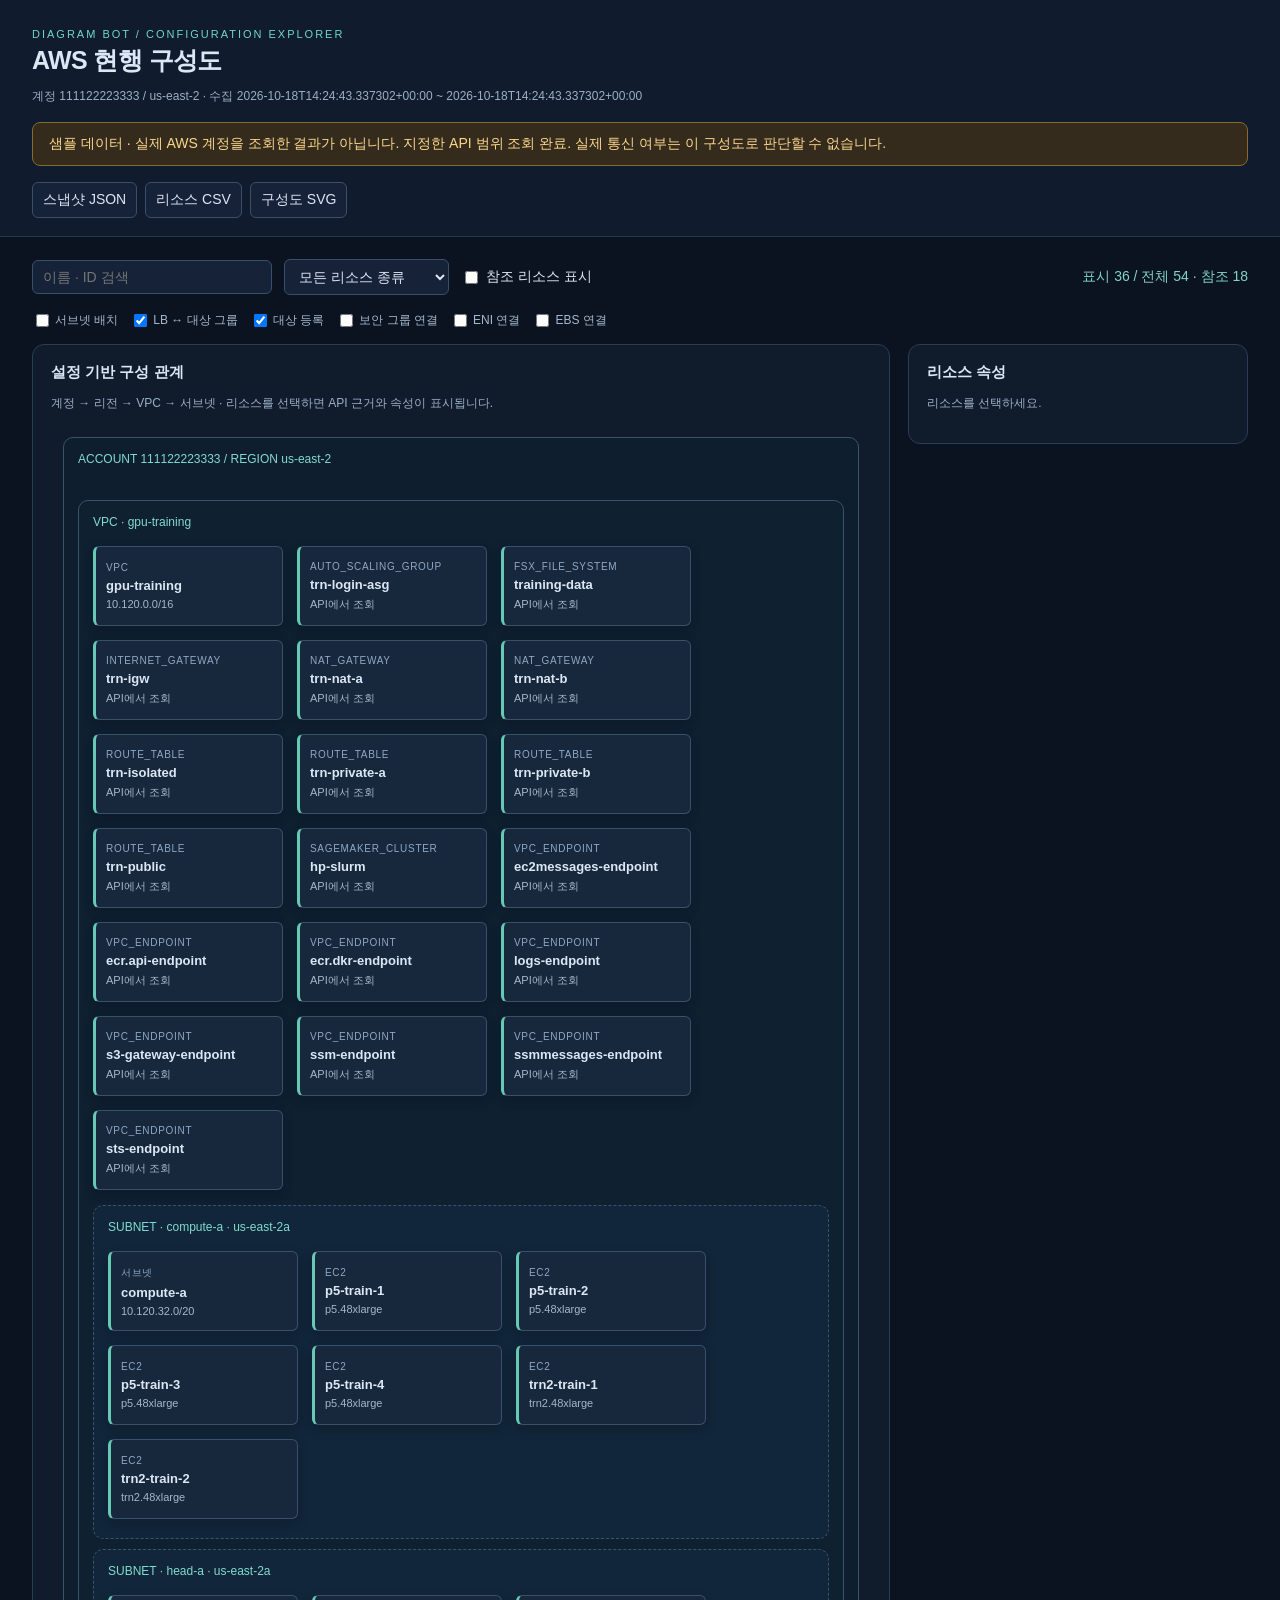
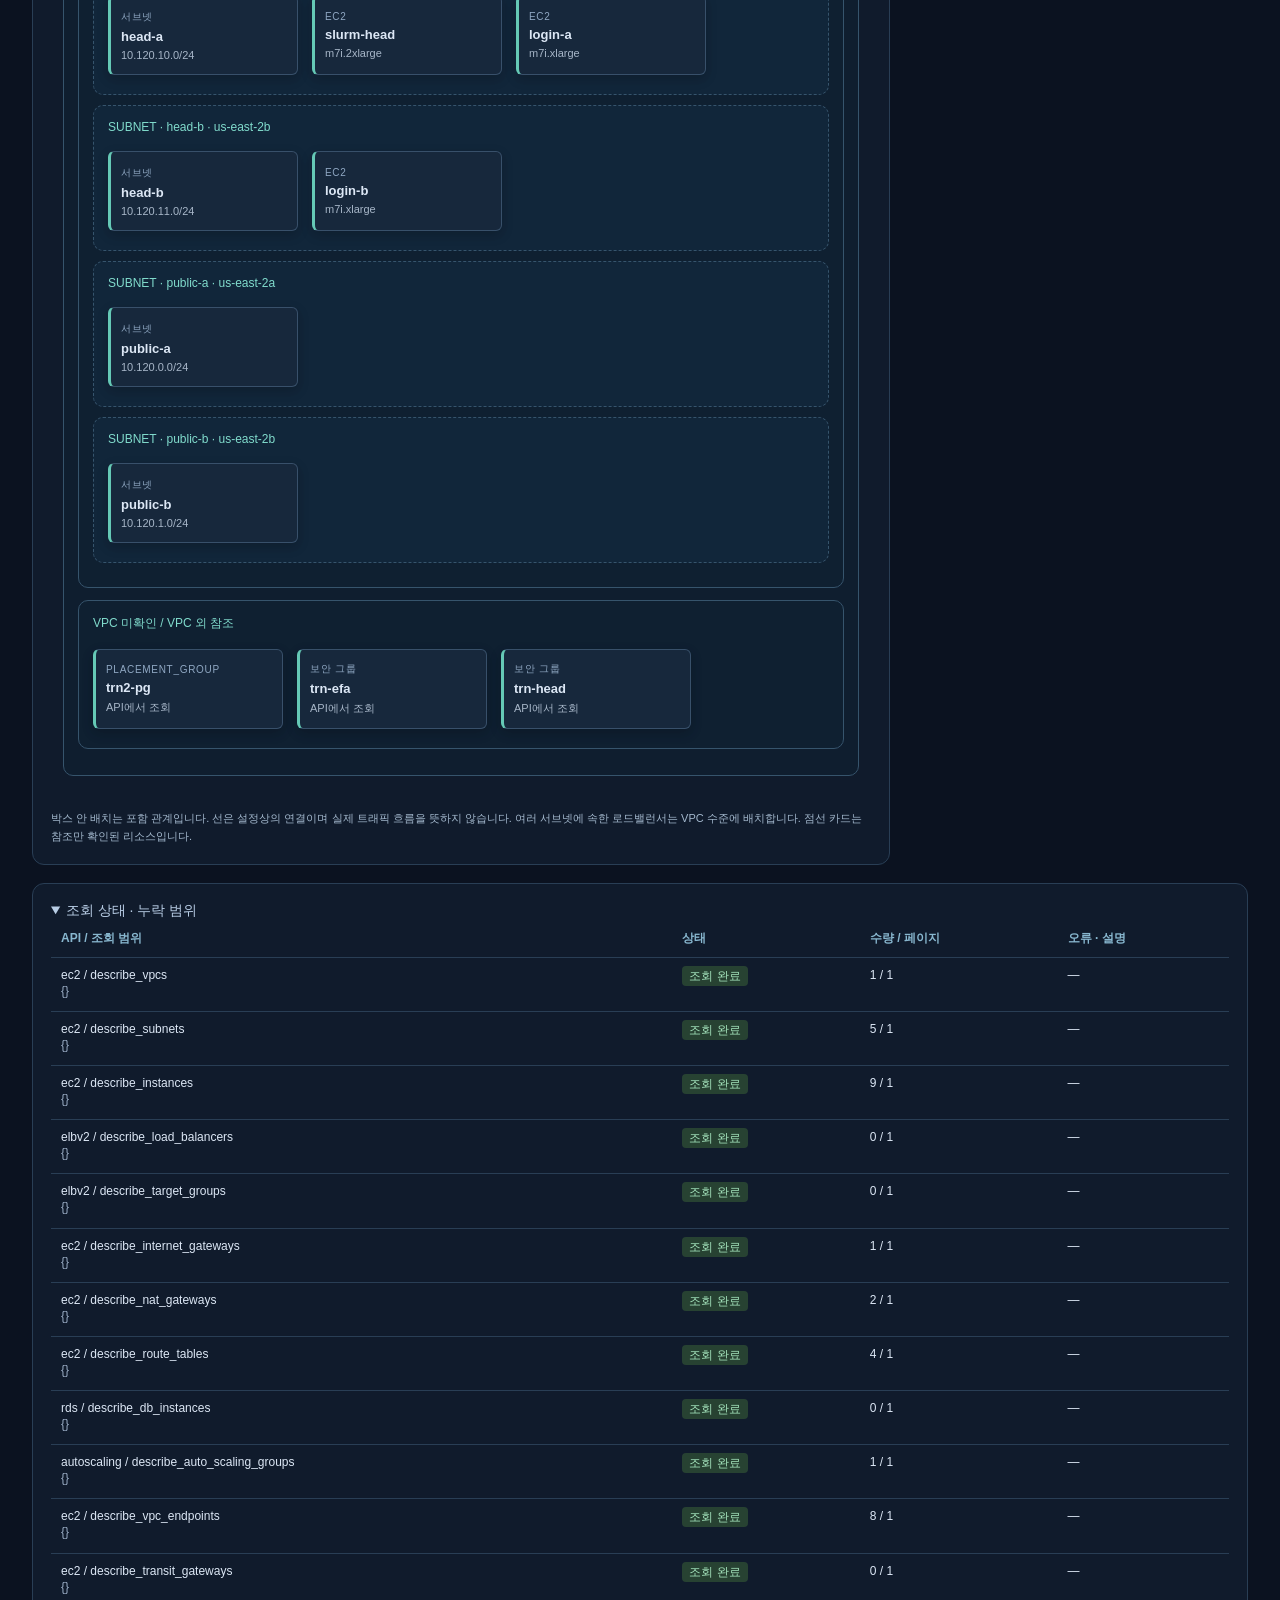
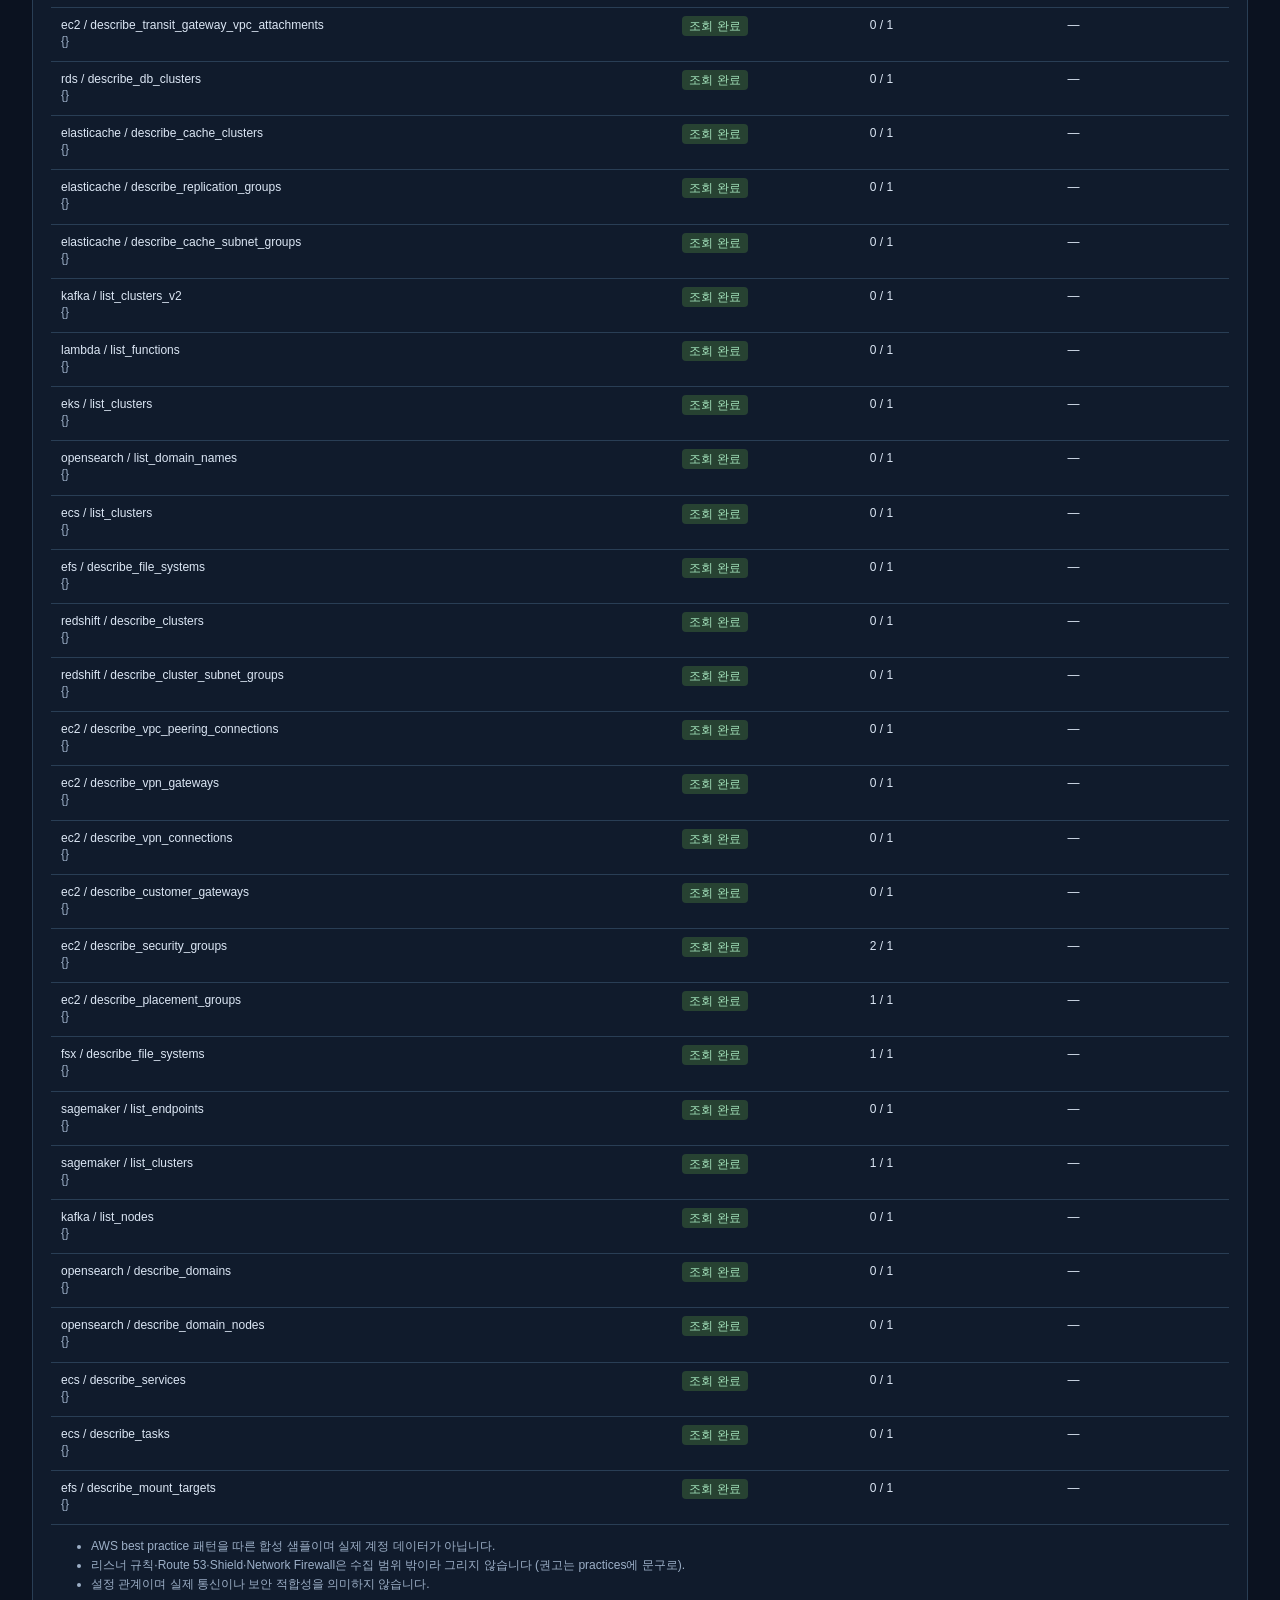
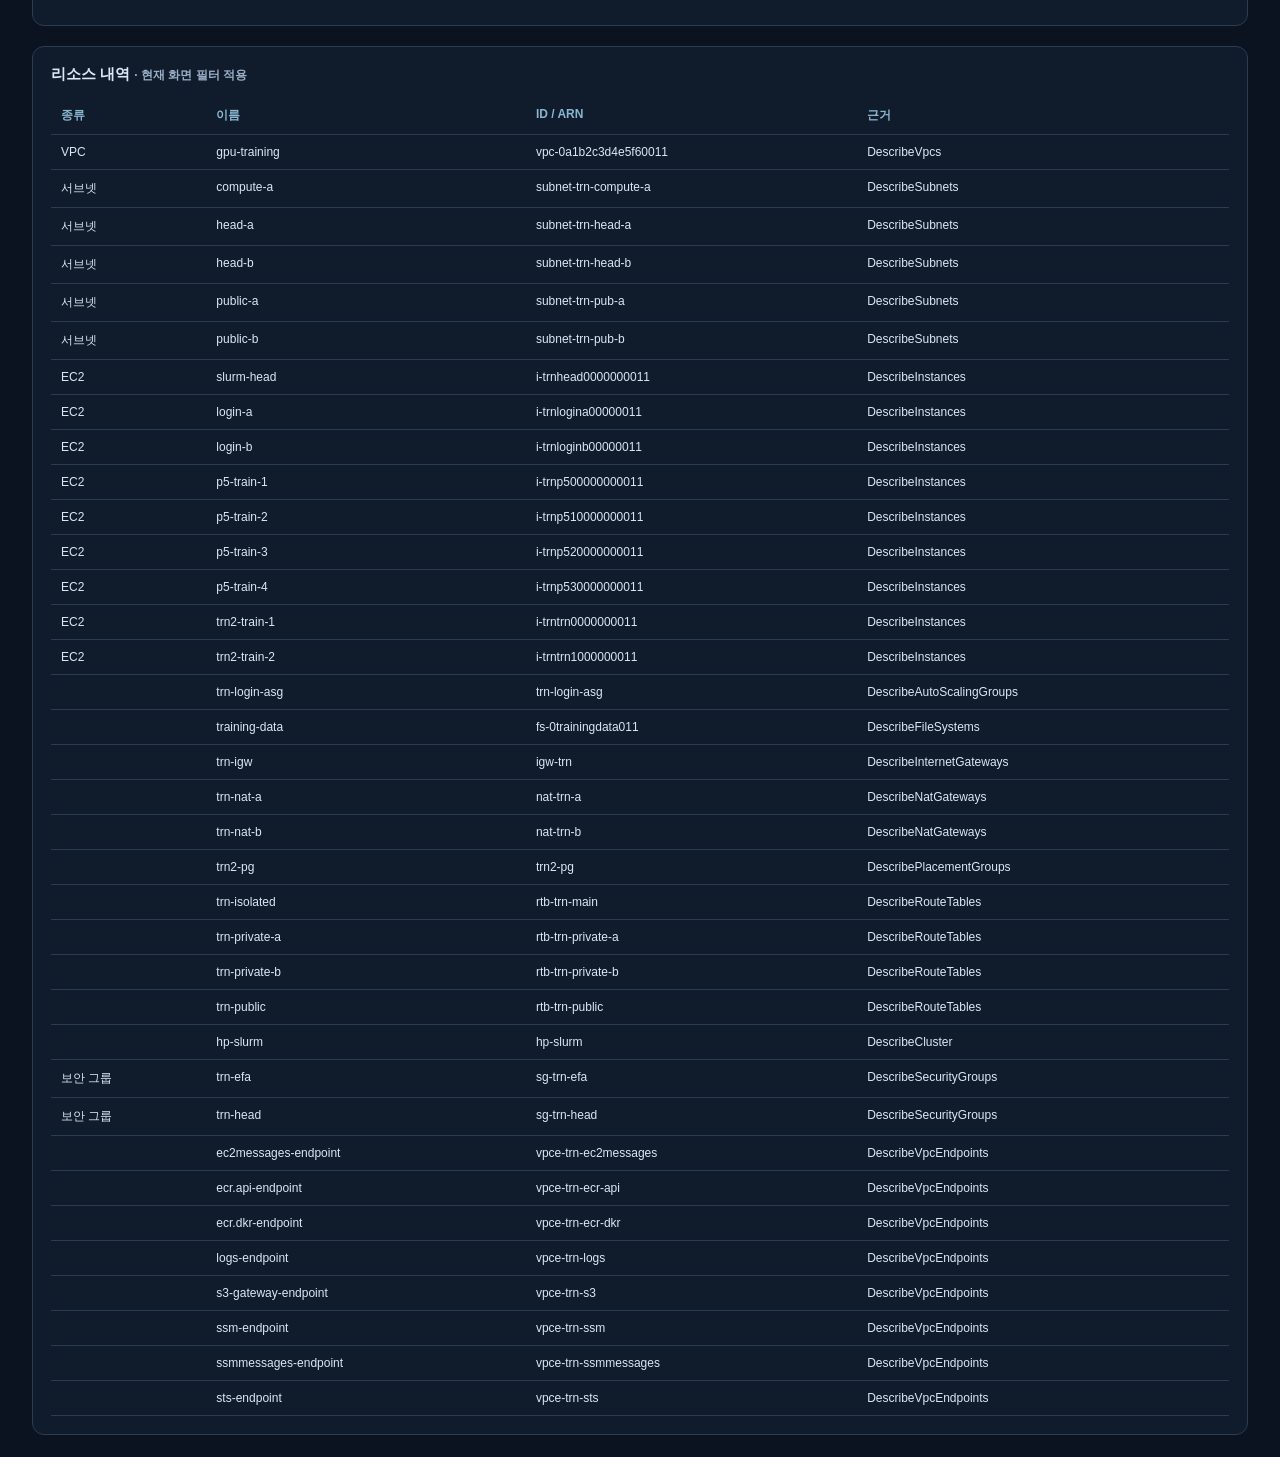
<file: examples/samples/gpu-training/index.html>
<!doctype html>
<html lang="ko">
<head>
<meta charset="utf-8"><meta name="viewport" content="width=device-width,initial-scale=1">
<title>Diagram Bot · AWS 현행 구성도</title>
<style>
:root{font-family:Inter,Pretendard,-apple-system,BlinkMacSystemFont,"Segoe UI",sans-serif;color:#dce7f5;background:#0b1220;font-size:14px}*{box-sizing:border-box}body{margin:0}header{padding:28px 32px 18px;border-bottom:1px solid #29374a;background:#101b2e}h1{font-size:25px;letter-spacing:-.6px;margin:4px 0 10px}.eyebrow{font-size:11px;letter-spacing:2px;color:#6ed9c5}.muted{color:#9cafc7;font-size:12px;line-height:1.6}#notice{margin-top:16px;padding:12px 16px;border:1px solid #8b692e;background:#352b1c;border-radius:8px;color:#f9d78d}button,input,select{font:inherit;color:inherit;background:#152238;border:1px solid #38506a;border-radius:6px;padding:8px 10px}button{cursor:pointer}button:hover{background:#263c55}button:focus-visible,input:focus-visible,select:focus-visible{outline:2px solid #6ed9c5}nav{display:flex;gap:8px;flex-wrap:wrap;margin:16px 0 0}main{padding:22px 32px}.toolbar{display:flex;gap:12px;flex-wrap:wrap;align-items:center;margin-bottom:16px}.toolbar input[type=search]{min-width:240px}.toolbar label{display:flex;align-items:center;gap:5px}.layout{display:grid;grid-template-columns:minmax(0,1fr) 340px;gap:18px}.panel{border:1px solid #293e55;background:#101b2c;border-radius:12px;padding:18px;min-width:0}.panel h2{font-size:15px;margin:0 0 12px}#canvas{position:relative;min-height:450px;overflow:auto;padding:12px}#groups{position:relative;z-index:1;min-width:560px;pointer-events:none}.group{border:1px solid #36546c;border-radius:10px;padding:14px;margin:12px 0;background:#10263855}.group-title{font-size:12px;color:#81dccd;overflow-wrap:anywhere;margin-bottom:12px}.subnet{border-style:dashed;background:#18334c55;margin:10px 0}.cards{display:flex;flex-wrap:wrap;gap:14px;align-items:start;padding:5px 0}.resource{pointer-events:auto;width:190px;min-height:80px;text-align:left;position:relative;border-left:3px solid #65c9b6;box-shadow:0 4px 12px #0003;background:#17283c;overflow-wrap:anywhere}.resource .kind{display:block;font-size:10px;color:#90a8c3;letter-spacing:.7px;text-transform:uppercase;margin-bottom:5px}.resource strong{display:block;font-size:13px}.resource small{display:block;color:#a7b6c8;margin-top:5px;font-size:11px}.resource.ref{border-style:dashed;border-left-color:#d0ad6b}.resource.selected{outline:2px solid #80e5d1;background:#234254}.resource[data-kind=load_balancer]{border-left-color:#a29bfe}.resource[data-kind=target_group]{border-left-color:#f4b366}#edges{position:absolute;top:0;left:0;z-index:2;pointer-events:none;overflow:visible}.edge{fill:none;stroke:#708bb3;stroke-width:1.6;opacity:.5}.edge.active{stroke:#7cf0d6;stroke-width:2.5;opacity:1}#detail{position:sticky;top:18px;align-self:start;max-height:85vh;overflow:auto}pre{white-space:pre-wrap;overflow-wrap:anywhere;background:#0b1422;padding:12px;border-radius:6px;font-size:11px;line-height:1.65}.relation{padding:10px 0;border-bottom:1px solid #293d51;font-size:12px;overflow-wrap:anywhere}details{margin:18px 0}summary{cursor:pointer;color:#b8cde5}table{width:100%;border-collapse:collapse;font-size:12px}th,td{text-align:left;padding:10px;border-bottom:1px solid #293e55;vertical-align:top;overflow-wrap:anywhere}th{color:#88b7cf}tbody tr{cursor:pointer}tbody tr:hover{background:#1c3047}.table-wrap{overflow:auto}.badge{padding:3px 7px;border-radius:4px;background:#274232;color:#a3e2bb}.badge.warn{background:#4c3b20;color:#f6d598}.empty{padding:30px;color:#9cafc7}#inventory{margin-top:20px}#stats{margin-left:auto;color:#80d5c4}.legend{font-size:11px;color:#a4b9ce;margin-top:10px;line-height:1.6}.relation-controls{display:flex;gap:12px;flex-wrap:wrap;margin-bottom:14px;color:#a4b9ce;font-size:12px}.relation-controls label{display:flex;align-items:center;gap:3px}@media(max-width:1000px){.layout{grid-template-columns:1fr}#detail{position:static;max-height:none}header,main{padding:20px}#stats{margin-left:0}}
</style>
</head>
<body>
<header><div class="eyebrow">DIAGRAM BOT / CONFIGURATION EXPLORER</div><h1>AWS 현행 구성도</h1><div id="scope" class="muted"></div><div id="notice" role="status"></div><nav><button id="json-download">스냅샷 JSON</button><button id="csv-download">리소스 CSV</button><button id="svg-download">구성도 SVG</button></nav></header>
<main>
<div class="toolbar"><input id="search" type="search" aria-label="리소스 검색" placeholder="이름 · ID 검색"><select id="kind" aria-label="리소스 종류"><option value="all">모든 리소스 종류</option></select><label><input id="references" type="checkbox">참조 리소스 표시</label><span id="stats"></span></div>
<div class="relation-controls" id="relation-controls"></div>
<div class="layout"><section class="panel"><h2>설정 기반 구성 관계</h2><div class="muted">계정 → 리전 → VPC → 서브넷 · 리소스를 선택하면 API 근거와 속성이 표시됩니다.</div><div id="canvas"><svg id="edges" aria-hidden="true"></svg><div id="groups"></div></div><div class="legend">박스 안 배치는 포함 관계입니다. 선은 설정상의 연결이며 실제 트래픽 흐름을 뜻하지 않습니다. 여러 서브넷에 속한 로드밸런서는 VPC 수준에 배치합니다. 점선 카드는 참조만 확인된 리소스입니다.</div></section><aside id="detail" class="panel"><h2>리소스 속성</h2><p class="muted">리소스를 선택하세요.</p></aside></div>
<details open class="panel"><summary>조회 상태 · 누락 범위</summary><div class="table-wrap"><table><thead><tr><th>API / 조회 범위</th><th>상태</th><th>수량 / 페이지</th><th>오류 · 설명</th></tr></thead><tbody id="coverage"></tbody></table></div><ul id="limitations" class="muted"></ul></details>
<section id="inventory" class="panel"><h2>리소스 내역 <span class="muted">· 현재 화면 필터 적용</span></h2><div class="table-wrap"><table><thead><tr><th>종류</th><th>이름</th><th>ID / ARN</th><th>근거</th></tr></thead><tbody id="rows"></tbody></table></div></section>
</main>
<script id="snapshot" type="application/json">{
  "schema_version": 1,
  "metadata": {
    "account_id": "111122223333",
    "region": "us-east-2",
    "partition": "aws",
    "started_at": "2026-10-18T14:24:43.337302+00:00",
    "finished_at": "2026-10-18T14:24:43.337302+00:00",
    "status": "complete",
    "demo": true,
    "sample": "gpu-training",
    "sample_version": 7,
    "title": "GPU 분산 학습 클러스터 (EFA · Capacity Block · FSx for Lustre · HyperPod)",
    "practices": [
      "리전은 us-east-2(오하이오): p5와 trn2를 같은 VPC에 두려면 두 유형을 모두 제공하는 리전이어야 함 (서울 리전에는 trn2가 없음)",
      "강결합 학습 노드는 한 AZ의 전용 /20 컴퓨트 서브넷에, 모든 EFA 노드가 자기 참조 전체 허용 보안 그룹 공유 (EFA는 AZ·VPC를 넘지 못함, HPCREL01-BP02)",
      "p5 학습 큐는 Capacity Block(UltraCluster 자동 배치), trn2 큐는 클러스터 배치 그룹 + 용량 예약(ODCR): 둘은 함께 쓸 수 없음 (EC2 Capacity Blocks)",
      "학습 데이터·체크포인트는 같은 AZ의 FSx for Lustre PERSISTENT_2 (GENREL06-BP01, HPCREL01-BP01, MLCOST06-BP03)",
      "관리형 대안으로 같은 컴퓨트 서브넷의 SageMaker HyperPod(Slurm) 클러스터 (GENPERF03-BP01)",
      "헤드 노드와 로그인 노드는 프라이빗 서브넷, 관리 접근은 Session Manager 엔드포인트, S3는 게이트웨이 엔드포인트 (MLSEC03-BP02)",
      "학습과 추론은 인스턴스 유형을 분리하고 학습은 Spot을 쓰지 않음 (MLPERF04-BP01, EKS AI/ML Networking)",
      "도형 밖 권고: Lustre를 S3 데이터 리포지토리와 연결하고 IaC로 다른 AZ에서 클러스터를 다시 띄우는 복구 절차 (HPCREL01-BP02)",
      "도형 밖 권고: 노드 간 통신 암호화·EFA 드라이버·NCCL 설정과 학습 작업 스케줄러(Slurm/Kubernetes) 구성 (MLSEC04-BP02)"
    ],
    "scope": [
      "VPC",
      "Subnet",
      "EC2",
      "ELBv2",
      "TargetGroup",
      "RegisteredTarget",
      "InternetGateway",
      "NatGateway",
      "RouteTable",
      "RDS",
      "AutoScalingGroup",
      "VpcEndpoint",
      "TransitGateway",
      "EKS",
      "MSK",
      "ElastiCache",
      "Lambda",
      "OpenSearch",
      "ECS",
      "EFS",
      "Redshift",
      "VpcPeering",
      "VPN",
      "ElasticIP",
      "TransitGatewayRouteTable",
      "CloudFront",
      "WAF",
      "DirectConnect"
    ],
    "limitations": [
      "AWS best practice 패턴을 따른 합성 샘플이며 실제 계정 데이터가 아닙니다.",
      "리스너 규칙·Route 53·Shield·Network Firewall은 수집 범위 밖이라 그리지 않습니다 (권고는 practices에 문구로).",
      "설정 관계이며 실제 통신이나 보안 적합성을 의미하지 않습니다."
    ]
  },
  "coverage": [
    {
      "service": "ec2",
      "operation": "describe_vpcs",
      "status": "complete",
      "pages": 1,
      "items": 1
    },
    {
      "service": "ec2",
      "operation": "describe_subnets",
      "status": "complete",
      "pages": 1,
      "items": 5
    },
    {
      "service": "ec2",
      "operation": "describe_instances",
      "status": "complete",
      "pages": 1,
      "items": 9
    },
    {
      "service": "elbv2",
      "operation": "describe_load_balancers",
      "status": "complete",
      "pages": 1,
      "items": 0
    },
    {
      "service": "elbv2",
      "operation": "describe_target_groups",
      "status": "complete",
      "pages": 1,
      "items": 0
    },
    {
      "service": "ec2",
      "operation": "describe_internet_gateways",
      "status": "complete",
      "pages": 1,
      "items": 1
    },
    {
      "service": "ec2",
      "operation": "describe_nat_gateways",
      "status": "complete",
      "pages": 1,
      "items": 2
    },
    {
      "service": "ec2",
      "operation": "describe_route_tables",
      "status": "complete",
      "pages": 1,
      "items": 4
    },
    {
      "service": "rds",
      "operation": "describe_db_instances",
      "status": "complete",
      "pages": 1,
      "items": 0
    },
    {
      "service": "autoscaling",
      "operation": "describe_auto_scaling_groups",
      "status": "complete",
      "pages": 1,
      "items": 1
    },
    {
      "service": "ec2",
      "operation": "describe_vpc_endpoints",
      "status": "complete",
      "pages": 1,
      "items": 8
    },
    {
      "service": "ec2",
      "operation": "describe_transit_gateways",
      "status": "complete",
      "pages": 1,
      "items": 0
    },
    {
      "service": "ec2",
      "operation": "describe_transit_gateway_vpc_attachments",
      "status": "complete",
      "pages": 1,
      "items": 0
    },
    {
      "service": "rds",
      "operation": "describe_db_clusters",
      "status": "complete",
      "pages": 1,
      "items": 0
    },
    {
      "service": "elasticache",
      "operation": "describe_cache_clusters",
      "status": "complete",
      "pages": 1,
      "items": 0
    },
    {
      "service": "elasticache",
      "operation": "describe_replication_groups",
      "status": "complete",
      "pages": 1,
      "items": 0
    },
    {
      "service": "elasticache",
      "operation": "describe_cache_subnet_groups",
      "status": "complete",
      "pages": 1,
      "items": 0
    },
    {
      "service": "kafka",
      "operation": "list_clusters_v2",
      "status": "complete",
      "pages": 1,
      "items": 0
    },
    {
      "service": "lambda",
      "operation": "list_functions",
      "status": "complete",
      "pages": 1,
      "items": 0
    },
    {
      "service": "eks",
      "operation": "list_clusters",
      "status": "complete",
      "pages": 1,
      "items": 0
    },
    {
      "service": "opensearch",
      "operation": "list_domain_names",
      "status": "complete",
      "pages": 1,
      "items": 0
    },
    {
      "service": "ecs",
      "operation": "list_clusters",
      "status": "complete",
      "pages": 1,
      "items": 0
    },
    {
      "service": "efs",
      "operation": "describe_file_systems",
      "status": "complete",
      "pages": 1,
      "items": 0
    },
    {
      "service": "redshift",
      "operation": "describe_clusters",
      "status": "complete",
      "pages": 1,
      "items": 0
    },
    {
      "service": "redshift",
      "operation": "describe_cluster_subnet_groups",
      "status": "complete",
      "pages": 1,
      "items": 0
    },
    {
      "service": "ec2",
      "operation": "describe_vpc_peering_connections",
      "status": "complete",
      "pages": 1,
      "items": 0
    },
    {
      "service": "ec2",
      "operation": "describe_vpn_gateways",
      "status": "complete",
      "pages": 1,
      "items": 0
    },
    {
      "service": "ec2",
      "operation": "describe_vpn_connections",
      "status": "complete",
      "pages": 1,
      "items": 0
    },
    {
      "service": "ec2",
      "operation": "describe_customer_gateways",
      "status": "complete",
      "pages": 1,
      "items": 0
    },
    {
      "service": "ec2",
      "operation": "describe_security_groups",
      "status": "complete",
      "pages": 1,
      "items": 2
    },
    {
      "service": "ec2",
      "operation": "describe_placement_groups",
      "status": "complete",
      "pages": 1,
      "items": 1
    },
    {
      "service": "fsx",
      "operation": "describe_file_systems",
      "status": "complete",
      "pages": 1,
      "items": 1
    },
    {
      "service": "sagemaker",
      "operation": "list_endpoints",
      "status": "complete",
      "pages": 1,
      "items": 0
    },
    {
      "service": "sagemaker",
      "operation": "list_clusters",
      "status": "complete",
      "pages": 1,
      "items": 1
    },
    {
      "service": "kafka",
      "operation": "list_nodes",
      "status": "complete",
      "pages": 1,
      "items": 0
    },
    {
      "service": "opensearch",
      "operation": "describe_domains",
      "status": "complete",
      "pages": 1,
      "items": 0
    },
    {
      "service": "opensearch",
      "operation": "describe_domain_nodes",
      "status": "complete",
      "pages": 1,
      "items": 0
    },
    {
      "service": "ecs",
      "operation": "describe_services",
      "status": "complete",
      "pages": 1,
      "items": 0
    },
    {
      "service": "ecs",
      "operation": "describe_tasks",
      "status": "complete",
      "pages": 1,
      "items": 0
    },
    {
      "service": "efs",
      "operation": "describe_mount_targets",
      "status": "complete",
      "pages": 1,
      "items": 0
    }
  ],
  "raw": {
    "vpcs": [
      {
        "VpcId": "vpc-0a1b2c3d4e5f60011",
        "CidrBlock": "10.120.0.0/16",
        "Tags": [
          {
            "Key": "Name",
            "Value": "gpu-training"
          },
          {
            "Key": "Environment",
            "Value": "research"
          }
        ]
      }
    ],
    "subnets": [
      {
        "SubnetId": "subnet-trn-pub-a",
        "VpcId": "vpc-0a1b2c3d4e5f60011",
        "AvailabilityZone": "us-east-2a",
        "CidrBlock": "10.120.0.0/24",
        "MapPublicIpOnLaunch": true,
        "Tags": [
          {
            "Key": "Name",
            "Value": "public-a"
          },
          {
            "Key": "Tier",
            "Value": "public"
          }
        ],
        "AvailableIpAddressCount": 251
      },
      {
        "SubnetId": "subnet-trn-pub-b",
        "VpcId": "vpc-0a1b2c3d4e5f60011",
        "AvailabilityZone": "us-east-2b",
        "CidrBlock": "10.120.1.0/24",
        "MapPublicIpOnLaunch": true,
        "Tags": [
          {
            "Key": "Name",
            "Value": "public-b"
          },
          {
            "Key": "Tier",
            "Value": "public"
          }
        ],
        "AvailableIpAddressCount": 251
      },
      {
        "SubnetId": "subnet-trn-head-a",
        "VpcId": "vpc-0a1b2c3d4e5f60011",
        "AvailabilityZone": "us-east-2a",
        "CidrBlock": "10.120.10.0/24",
        "MapPublicIpOnLaunch": false,
        "Tags": [
          {
            "Key": "Name",
            "Value": "head-a"
          },
          {
            "Key": "Tier",
            "Value": "app"
          }
        ],
        "AvailableIpAddressCount": 249
      },
      {
        "SubnetId": "subnet-trn-head-b",
        "VpcId": "vpc-0a1b2c3d4e5f60011",
        "AvailabilityZone": "us-east-2b",
        "CidrBlock": "10.120.11.0/24",
        "MapPublicIpOnLaunch": false,
        "Tags": [
          {
            "Key": "Name",
            "Value": "head-b"
          },
          {
            "Key": "Tier",
            "Value": "app"
          }
        ],
        "AvailableIpAddressCount": 250
      },
      {
        "SubnetId": "subnet-trn-compute-a",
        "VpcId": "vpc-0a1b2c3d4e5f60011",
        "AvailabilityZone": "us-east-2a",
        "CidrBlock": "10.120.32.0/20",
        "MapPublicIpOnLaunch": false,
        "Tags": [
          {
            "Key": "Name",
            "Value": "compute-a"
          },
          {
            "Key": "Tier",
            "Value": "app"
          }
        ],
        "AvailableIpAddressCount": 4085
      }
    ],
    "instances": [
      {
        "InstanceId": "i-trnhead0000000011",
        "VpcId": "vpc-0a1b2c3d4e5f60011",
        "SubnetId": "subnet-trn-head-a",
        "InstanceType": "m7i.2xlarge",
        "State": {
          "Name": "running"
        },
        "PrivateIpAddress": "10.120.10.10",
        "Placement": {
          "AvailabilityZone": "us-east-2a"
        },
        "MetadataOptions": {
          "HttpTokens": "required"
        },
        "Tags": [
          {
            "Key": "Name",
            "Value": "slurm-head"
          }
        ],
        "SecurityGroups": [
          {
            "GroupId": "sg-trn-head"
          }
        ],
        "NetworkInterfaces": [
          {
            "NetworkInterfaceId": "eni-trnhead0000000011",
            "InterfaceType": "interface"
          }
        ],
        "BlockDeviceMappings": [
          {
            "Ebs": {
              "VolumeId": "vol-trnhead0000000011"
            }
          }
        ]
      },
      {
        "InstanceId": "i-trnlogina00000011",
        "VpcId": "vpc-0a1b2c3d4e5f60011",
        "SubnetId": "subnet-trn-head-a",
        "InstanceType": "m7i.xlarge",
        "State": {
          "Name": "running"
        },
        "PrivateIpAddress": "10.120.10.11",
        "Placement": {
          "AvailabilityZone": "us-east-2a"
        },
        "MetadataOptions": {
          "HttpTokens": "required"
        },
        "Tags": [
          {
            "Key": "Name",
            "Value": "login-a"
          }
        ],
        "SecurityGroups": [
          {
            "GroupId": "sg-trn-head"
          }
        ],
        "NetworkInterfaces": [
          {
            "NetworkInterfaceId": "eni-trnlogina00000011",
            "InterfaceType": "interface"
          }
        ],
        "BlockDeviceMappings": [
          {
            "Ebs": {
              "VolumeId": "vol-trnlogina00000011"
            }
          }
        ]
      },
      {
        "InstanceId": "i-trnloginb00000011",
        "VpcId": "vpc-0a1b2c3d4e5f60011",
        "SubnetId": "subnet-trn-head-b",
        "InstanceType": "m7i.xlarge",
        "State": {
          "Name": "running"
        },
        "PrivateIpAddress": "10.120.11.10",
        "Placement": {
          "AvailabilityZone": "us-east-2b"
        },
        "MetadataOptions": {
          "HttpTokens": "required"
        },
        "Tags": [
          {
            "Key": "Name",
            "Value": "login-b"
          }
        ],
        "SecurityGroups": [
          {
            "GroupId": "sg-trn-head"
          }
        ],
        "NetworkInterfaces": [
          {
            "NetworkInterfaceId": "eni-trnloginb00000011",
            "InterfaceType": "interface"
          }
        ],
        "BlockDeviceMappings": [
          {
            "Ebs": {
              "VolumeId": "vol-trnloginb00000011"
            }
          }
        ]
      },
      {
        "InstanceId": "i-trnp500000000011",
        "VpcId": "vpc-0a1b2c3d4e5f60011",
        "SubnetId": "subnet-trn-compute-a",
        "InstanceType": "p5.48xlarge",
        "State": {
          "Name": "running"
        },
        "PrivateIpAddress": "10.120.32.10",
        "Placement": {
          "AvailabilityZone": "us-east-2a"
        },
        "InstanceLifecycle": "capacity-block",
        "MetadataOptions": {
          "HttpTokens": "required"
        },
        "Tags": [
          {
            "Key": "Name",
            "Value": "p5-train-1"
          }
        ],
        "SecurityGroups": [
          {
            "GroupId": "sg-trn-efa"
          }
        ],
        "NetworkInterfaces": [
          {
            "NetworkInterfaceId": "eni-trnp500000000011",
            "InterfaceType": "efa"
          }
        ],
        "BlockDeviceMappings": [
          {
            "Ebs": {
              "VolumeId": "vol-trnp500000000011"
            }
          }
        ]
      },
      {
        "InstanceId": "i-trnp510000000011",
        "VpcId": "vpc-0a1b2c3d4e5f60011",
        "SubnetId": "subnet-trn-compute-a",
        "InstanceType": "p5.48xlarge",
        "State": {
          "Name": "running"
        },
        "PrivateIpAddress": "10.120.32.11",
        "Placement": {
          "AvailabilityZone": "us-east-2a"
        },
        "InstanceLifecycle": "capacity-block",
        "MetadataOptions": {
          "HttpTokens": "required"
        },
        "Tags": [
          {
            "Key": "Name",
            "Value": "p5-train-2"
          }
        ],
        "SecurityGroups": [
          {
            "GroupId": "sg-trn-efa"
          }
        ],
        "NetworkInterfaces": [
          {
            "NetworkInterfaceId": "eni-trnp510000000011",
            "InterfaceType": "efa"
          }
        ],
        "BlockDeviceMappings": [
          {
            "Ebs": {
              "VolumeId": "vol-trnp510000000011"
            }
          }
        ]
      },
      {
        "InstanceId": "i-trnp520000000011",
        "VpcId": "vpc-0a1b2c3d4e5f60011",
        "SubnetId": "subnet-trn-compute-a",
        "InstanceType": "p5.48xlarge",
        "State": {
          "Name": "running"
        },
        "PrivateIpAddress": "10.120.32.12",
        "Placement": {
          "AvailabilityZone": "us-east-2a"
        },
        "InstanceLifecycle": "capacity-block",
        "MetadataOptions": {
          "HttpTokens": "required"
        },
        "Tags": [
          {
            "Key": "Name",
            "Value": "p5-train-3"
          }
        ],
        "SecurityGroups": [
          {
            "GroupId": "sg-trn-efa"
          }
        ],
        "NetworkInterfaces": [
          {
            "NetworkInterfaceId": "eni-trnp520000000011",
            "InterfaceType": "efa"
          }
        ],
        "BlockDeviceMappings": [
          {
            "Ebs": {
              "VolumeId": "vol-trnp520000000011"
            }
          }
        ]
      },
      {
        "InstanceId": "i-trnp530000000011",
        "VpcId": "vpc-0a1b2c3d4e5f60011",
        "SubnetId": "subnet-trn-compute-a",
        "InstanceType": "p5.48xlarge",
        "State": {
          "Name": "running"
        },
        "PrivateIpAddress": "10.120.32.13",
        "Placement": {
          "AvailabilityZone": "us-east-2a"
        },
        "InstanceLifecycle": "capacity-block",
        "MetadataOptions": {
          "HttpTokens": "required"
        },
        "Tags": [
          {
            "Key": "Name",
            "Value": "p5-train-4"
          }
        ],
        "SecurityGroups": [
          {
            "GroupId": "sg-trn-efa"
          }
        ],
        "NetworkInterfaces": [
          {
            "NetworkInterfaceId": "eni-trnp530000000011",
            "InterfaceType": "efa"
          }
        ],
        "BlockDeviceMappings": [
          {
            "Ebs": {
              "VolumeId": "vol-trnp530000000011"
            }
          }
        ]
      },
      {
        "InstanceId": "i-trntrn0000000011",
        "VpcId": "vpc-0a1b2c3d4e5f60011",
        "SubnetId": "subnet-trn-compute-a",
        "InstanceType": "trn2.48xlarge",
        "State": {
          "Name": "running"
        },
        "PrivateIpAddress": "10.120.32.14",
        "Placement": {
          "AvailabilityZone": "us-east-2a",
          "GroupName": "trn2-pg"
        },
        "MetadataOptions": {
          "HttpTokens": "required"
        },
        "Tags": [
          {
            "Key": "Name",
            "Value": "trn2-train-1"
          }
        ],
        "SecurityGroups": [
          {
            "GroupId": "sg-trn-efa"
          }
        ],
        "NetworkInterfaces": [
          {
            "NetworkInterfaceId": "eni-trntrn0000000011",
            "InterfaceType": "efa"
          }
        ],
        "BlockDeviceMappings": [
          {
            "Ebs": {
              "VolumeId": "vol-trntrn0000000011"
            }
          }
        ],
        "CapacityReservationId": "cr-0trn2reserved0011"
      },
      {
        "InstanceId": "i-trntrn1000000011",
        "VpcId": "vpc-0a1b2c3d4e5f60011",
        "SubnetId": "subnet-trn-compute-a",
        "InstanceType": "trn2.48xlarge",
        "State": {
          "Name": "running"
        },
        "PrivateIpAddress": "10.120.32.15",
        "Placement": {
          "AvailabilityZone": "us-east-2a",
          "GroupName": "trn2-pg"
        },
        "MetadataOptions": {
          "HttpTokens": "required"
        },
        "Tags": [
          {
            "Key": "Name",
            "Value": "trn2-train-2"
          }
        ],
        "SecurityGroups": [
          {
            "GroupId": "sg-trn-efa"
          }
        ],
        "NetworkInterfaces": [
          {
            "NetworkInterfaceId": "eni-trntrn1000000011",
            "InterfaceType": "efa"
          }
        ],
        "BlockDeviceMappings": [
          {
            "Ebs": {
              "VolumeId": "vol-trntrn1000000011"
            }
          }
        ],
        "CapacityReservationId": "cr-0trn2reserved0011"
      }
    ],
    "load_balancers": [],
    "target_groups": [],
    "internet_gateways": [
      {
        "InternetGatewayId": "igw-trn",
        "Attachments": [
          {
            "VpcId": "vpc-0a1b2c3d4e5f60011",
            "State": "available"
          }
        ],
        "Tags": [
          {
            "Key": "Name",
            "Value": "trn-igw"
          }
        ]
      }
    ],
    "nat_gateways": [
      {
        "NatGatewayId": "nat-trn-a",
        "VpcId": "vpc-0a1b2c3d4e5f60011",
        "SubnetId": "subnet-trn-pub-a",
        "State": "available",
        "ConnectivityType": "public",
        "Tags": [
          {
            "Key": "Name",
            "Value": "trn-nat-a"
          }
        ]
      },
      {
        "NatGatewayId": "nat-trn-b",
        "VpcId": "vpc-0a1b2c3d4e5f60011",
        "SubnetId": "subnet-trn-pub-b",
        "State": "available",
        "ConnectivityType": "public",
        "Tags": [
          {
            "Key": "Name",
            "Value": "trn-nat-b"
          }
        ]
      }
    ],
    "route_tables": [
      {
        "RouteTableId": "rtb-trn-public",
        "VpcId": "vpc-0a1b2c3d4e5f60011",
        "Routes": [
          {
            "DestinationCidrBlock": "10.120.0.0/16",
            "GatewayId": "local",
            "State": "active"
          },
          {
            "DestinationCidrBlock": "0.0.0.0/0",
            "GatewayId": "igw-trn",
            "State": "active"
          }
        ],
        "Associations": [
          {
            "RouteTableAssociationId": "rtbassoc-trn-public-0",
            "SubnetId": "subnet-trn-pub-a"
          },
          {
            "RouteTableAssociationId": "rtbassoc-trn-public-1",
            "SubnetId": "subnet-trn-pub-b"
          }
        ],
        "Tags": [
          {
            "Key": "Name",
            "Value": "trn-public"
          }
        ]
      },
      {
        "RouteTableId": "rtb-trn-private-a",
        "VpcId": "vpc-0a1b2c3d4e5f60011",
        "Routes": [
          {
            "DestinationCidrBlock": "10.120.0.0/16",
            "GatewayId": "local",
            "State": "active"
          },
          {
            "DestinationCidrBlock": "0.0.0.0/0",
            "NatGatewayId": "nat-trn-a",
            "State": "active"
          },
          {
            "DestinationPrefixListId": "pl-s3",
            "GatewayId": "vpce-trn-s3",
            "State": "active"
          }
        ],
        "Associations": [
          {
            "RouteTableAssociationId": "rtbassoc-trn-private-a-0",
            "SubnetId": "subnet-trn-head-a"
          },
          {
            "RouteTableAssociationId": "rtbassoc-trn-compute-a",
            "SubnetId": "subnet-trn-compute-a"
          }
        ],
        "Tags": [
          {
            "Key": "Name",
            "Value": "trn-private-a"
          }
        ]
      },
      {
        "RouteTableId": "rtb-trn-private-b",
        "VpcId": "vpc-0a1b2c3d4e5f60011",
        "Routes": [
          {
            "DestinationCidrBlock": "10.120.0.0/16",
            "GatewayId": "local",
            "State": "active"
          },
          {
            "DestinationCidrBlock": "0.0.0.0/0",
            "NatGatewayId": "nat-trn-b",
            "State": "active"
          },
          {
            "DestinationPrefixListId": "pl-s3",
            "GatewayId": "vpce-trn-s3",
            "State": "active"
          }
        ],
        "Associations": [
          {
            "RouteTableAssociationId": "rtbassoc-trn-private-b-0",
            "SubnetId": "subnet-trn-head-b"
          }
        ],
        "Tags": [
          {
            "Key": "Name",
            "Value": "trn-private-b"
          }
        ]
      },
      {
        "RouteTableId": "rtb-trn-main",
        "VpcId": "vpc-0a1b2c3d4e5f60011",
        "Routes": [
          {
            "DestinationCidrBlock": "10.120.0.0/16",
            "GatewayId": "local",
            "State": "active"
          }
        ],
        "Associations": [
          {
            "RouteTableAssociationId": "rtbassoc-trn-main-main",
            "Main": true
          }
        ],
        "Tags": [
          {
            "Key": "Name",
            "Value": "trn-isolated"
          }
        ]
      }
    ],
    "db_instances": [],
    "auto_scaling_groups": [
      {
        "AutoScalingGroupName": "trn-login-asg",
        "MinSize": 2,
        "MaxSize": 4,
        "DesiredCapacity": 2,
        "VPCZoneIdentifier": "subnet-trn-head-a,subnet-trn-head-b",
        "TargetGroupARNs": [],
        "HealthCheckType": "ELB",
        "Instances": [
          {
            "InstanceId": "i-trnlogina00000011",
            "AvailabilityZone": "us-east-2a",
            "LifecycleState": "InService"
          },
          {
            "InstanceId": "i-trnloginb00000011",
            "AvailabilityZone": "us-east-2b",
            "LifecycleState": "InService"
          }
        ]
      }
    ],
    "vpc_endpoints": [
      {
        "VpcEndpointId": "vpce-trn-s3",
        "VpcId": "vpc-0a1b2c3d4e5f60011",
        "VpcEndpointType": "Gateway",
        "State": "available",
        "ServiceName": "com.amazonaws.us-east-2.s3",
        "RouteTableIds": [
          "rtb-trn-private-a",
          "rtb-trn-private-b"
        ],
        "Tags": [
          {
            "Key": "Name",
            "Value": "s3-gateway-endpoint"
          }
        ]
      },
      {
        "VpcEndpointId": "vpce-trn-ssm",
        "VpcId": "vpc-0a1b2c3d4e5f60011",
        "VpcEndpointType": "Interface",
        "State": "available",
        "ServiceName": "com.amazonaws.us-east-2.ssm",
        "SubnetIds": [
          "subnet-trn-head-a",
          "subnet-trn-head-b"
        ],
        "PrivateDnsEnabled": true,
        "Tags": [
          {
            "Key": "Name",
            "Value": "ssm-endpoint"
          }
        ]
      },
      {
        "VpcEndpointId": "vpce-trn-ssmmessages",
        "VpcId": "vpc-0a1b2c3d4e5f60011",
        "VpcEndpointType": "Interface",
        "State": "available",
        "ServiceName": "com.amazonaws.us-east-2.ssmmessages",
        "SubnetIds": [
          "subnet-trn-head-a",
          "subnet-trn-head-b"
        ],
        "PrivateDnsEnabled": true,
        "Tags": [
          {
            "Key": "Name",
            "Value": "ssmmessages-endpoint"
          }
        ]
      },
      {
        "VpcEndpointId": "vpce-trn-ec2messages",
        "VpcId": "vpc-0a1b2c3d4e5f60011",
        "VpcEndpointType": "Interface",
        "State": "available",
        "ServiceName": "com.amazonaws.us-east-2.ec2messages",
        "SubnetIds": [
          "subnet-trn-head-a",
          "subnet-trn-head-b"
        ],
        "PrivateDnsEnabled": true,
        "Tags": [
          {
            "Key": "Name",
            "Value": "ec2messages-endpoint"
          }
        ]
      },
      {
        "VpcEndpointId": "vpce-trn-logs",
        "VpcId": "vpc-0a1b2c3d4e5f60011",
        "VpcEndpointType": "Interface",
        "State": "available",
        "ServiceName": "com.amazonaws.us-east-2.logs",
        "SubnetIds": [
          "subnet-trn-head-a",
          "subnet-trn-head-b"
        ],
        "PrivateDnsEnabled": true,
        "Tags": [
          {
            "Key": "Name",
            "Value": "logs-endpoint"
          }
        ]
      },
      {
        "VpcEndpointId": "vpce-trn-ecr-api",
        "VpcId": "vpc-0a1b2c3d4e5f60011",
        "VpcEndpointType": "Interface",
        "State": "available",
        "ServiceName": "com.amazonaws.us-east-2.ecr.api",
        "SubnetIds": [
          "subnet-trn-head-a",
          "subnet-trn-head-b"
        ],
        "PrivateDnsEnabled": true,
        "Tags": [
          {
            "Key": "Name",
            "Value": "ecr.api-endpoint"
          }
        ]
      },
      {
        "VpcEndpointId": "vpce-trn-ecr-dkr",
        "VpcId": "vpc-0a1b2c3d4e5f60011",
        "VpcEndpointType": "Interface",
        "State": "available",
        "ServiceName": "com.amazonaws.us-east-2.ecr.dkr",
        "SubnetIds": [
          "subnet-trn-head-a",
          "subnet-trn-head-b"
        ],
        "PrivateDnsEnabled": true,
        "Tags": [
          {
            "Key": "Name",
            "Value": "ecr.dkr-endpoint"
          }
        ]
      },
      {
        "VpcEndpointId": "vpce-trn-sts",
        "VpcId": "vpc-0a1b2c3d4e5f60011",
        "VpcEndpointType": "Interface",
        "State": "available",
        "ServiceName": "com.amazonaws.us-east-2.sts",
        "SubnetIds": [
          "subnet-trn-head-a",
          "subnet-trn-head-b"
        ],
        "PrivateDnsEnabled": true,
        "Tags": [
          {
            "Key": "Name",
            "Value": "sts-endpoint"
          }
        ]
      }
    ],
    "transit_gateways": [],
    "transit_gateway_attachments": [],
    "db_clusters": [],
    "cache_clusters": [],
    "replication_groups": [],
    "cache_subnet_groups": [],
    "msk_clusters": [],
    "lambda_functions": [],
    "eks_clusters": [],
    "opensearch_domains": [],
    "ecs_services": [],
    "efs_file_systems": [],
    "redshift_clusters": [],
    "redshift_subnet_groups": [],
    "vpc_peering_connections": [],
    "vpn_gateways": [],
    "vpn_connections": [],
    "customer_gateways": [],
    "security_groups": [
      {
        "GroupId": "sg-trn-efa",
        "GroupName": "trn-efa",
        "VpcId": "vpc-0a1b2c3d4e5f60011",
        "IpPermissions": [
          {
            "IpProtocol": "-1",
            "UserIdGroupPairs": [
              {
                "GroupId": "sg-trn-efa"
              }
            ]
          },
          {
            "IpProtocol": "tcp",
            "FromPort": 22,
            "ToPort": 22,
            "UserIdGroupPairs": [
              {
                "GroupId": "sg-trn-head"
              }
            ]
          }
        ],
        "IpPermissionsEgress": [
          {
            "IpProtocol": "-1",
            "UserIdGroupPairs": [
              {
                "GroupId": "sg-trn-efa"
              }
            ]
          },
          {
            "IpProtocol": "-1",
            "IpRanges": [
              {
                "CidrIp": "10.120.0.0/16"
              }
            ]
          }
        ]
      },
      {
        "GroupId": "sg-trn-head",
        "GroupName": "trn-head",
        "VpcId": "vpc-0a1b2c3d4e5f60011",
        "IpPermissions": [
          {
            "IpProtocol": "tcp",
            "FromPort": 443,
            "ToPort": 443,
            "IpRanges": [
              {
                "CidrIp": "10.120.0.0/16"
              }
            ]
          }
        ],
        "IpPermissionsEgress": [
          {
            "IpProtocol": "-1",
            "IpRanges": [
              {
                "CidrIp": "0.0.0.0/0"
              }
            ]
          }
        ]
      }
    ],
    "placement_groups": [
      {
        "GroupName": "trn2-pg",
        "GroupId": "pg-7fdde3ae82c1973cc",
        "Strategy": "cluster",
        "State": "available"
      }
    ],
    "fsx_file_systems": [
      {
        "FileSystemId": "fs-0trainingdata011",
        "FileSystemType": "LUSTRE",
        "Lifecycle": "AVAILABLE",
        "StorageCapacity": 19200,
        "StorageType": "SSD",
        "VpcId": "vpc-0a1b2c3d4e5f60011",
        "SubnetIds": [
          "subnet-trn-compute-a"
        ],
        "KmsKeyId": "arn:aws:kms:us-east-2:111122223333:key/fsx",
        "LustreConfiguration": {
          "DeploymentType": "PERSISTENT_2",
          "PerUnitStorageThroughput": 500,
          "DataCompressionType": "LZ4"
        },
        "Tags": [
          {
            "Key": "Name",
            "Value": "training-data"
          }
        ]
      }
    ],
    "sagemaker_endpoints": [],
    "sagemaker_clusters": [
      {
        "ClusterName": "hp-slurm",
        "ClusterArn": "arn:aws:sagemaker:us-east-2:111122223333:cluster/hp-slurm",
        "ClusterStatus": "InService",
        "InstanceGroups": [
          {
            "InstanceGroupName": "controller",
            "InstanceType": "ml.m5.2xlarge",
            "CurrentCount": 1,
            "TargetCount": 1
          },
          {
            "InstanceGroupName": "workers",
            "InstanceType": "ml.p5.48xlarge",
            "CurrentCount": 8,
            "TargetCount": 8
          }
        ],
        "VpcConfig": {
          "Subnets": [
            "subnet-trn-compute-a"
          ],
          "SecurityGroupIds": []
        }
      }
    ],
    "target_health": [],
    "msk_nodes": [],
    "opensearch_nodes": [],
    "ecs_tasks": [],
    "efs_mount_targets": []
  },
  "graph": {
    "nodes": [
      {
        "id": "111122223333/us-east-2/auto_scaling_group/trn-login-asg",
        "resource_id": "trn-login-asg",
        "kind": "auto_scaling_group",
        "name": "trn-login-asg",
        "account": "111122223333",
        "region": "us-east-2",
        "attributes": {
          "AutoScalingGroupName": "trn-login-asg",
          "MinSize": 2,
          "MaxSize": 4,
          "DesiredCapacity": 2,
          "VPCZoneIdentifier": "subnet-trn-head-a,subnet-trn-head-b",
          "TargetGroupARNs": [],
          "HealthCheckType": "ELB",
          "Instances": [
            {
              "InstanceId": "i-trnlogina00000011",
              "AvailabilityZone": "us-east-2a",
              "LifecycleState": "InService"
            },
            {
              "InstanceId": "i-trnloginb00000011",
              "AvailabilityZone": "us-east-2b",
              "LifecycleState": "InService"
            }
          ]
        },
        "reference_only": false,
        "source": "DescribeAutoScalingGroups"
      },
      {
        "id": "111122223333/us-east-2/ec2/i-trnhead0000000011",
        "resource_id": "i-trnhead0000000011",
        "kind": "ec2",
        "name": "slurm-head",
        "account": "111122223333",
        "region": "us-east-2",
        "attributes": {
          "InstanceId": "i-trnhead0000000011",
          "VpcId": "vpc-0a1b2c3d4e5f60011",
          "SubnetId": "subnet-trn-head-a",
          "InstanceType": "m7i.2xlarge",
          "State": {
            "Name": "running"
          },
          "PrivateIpAddress": "10.120.10.10",
          "Placement": {
            "AvailabilityZone": "us-east-2a"
          },
          "MetadataOptions": {
            "HttpTokens": "required"
          },
          "Tags": [
            {
              "Key": "Name",
              "Value": "slurm-head"
            }
          ],
          "SecurityGroups": [
            {
              "GroupId": "sg-trn-head"
            }
          ],
          "NetworkInterfaces": [
            {
              "NetworkInterfaceId": "eni-trnhead0000000011",
              "InterfaceType": "interface"
            }
          ],
          "BlockDeviceMappings": [
            {
              "Ebs": {
                "VolumeId": "vol-trnhead0000000011"
              }
            }
          ]
        },
        "reference_only": false,
        "source": "DescribeInstances"
      },
      {
        "id": "111122223333/us-east-2/ec2/i-trnlogina00000011",
        "resource_id": "i-trnlogina00000011",
        "kind": "ec2",
        "name": "login-a",
        "account": "111122223333",
        "region": "us-east-2",
        "attributes": {
          "InstanceId": "i-trnlogina00000011",
          "VpcId": "vpc-0a1b2c3d4e5f60011",
          "SubnetId": "subnet-trn-head-a",
          "InstanceType": "m7i.xlarge",
          "State": {
            "Name": "running"
          },
          "PrivateIpAddress": "10.120.10.11",
          "Placement": {
            "AvailabilityZone": "us-east-2a"
          },
          "MetadataOptions": {
            "HttpTokens": "required"
          },
          "Tags": [
            {
              "Key": "Name",
              "Value": "login-a"
            }
          ],
          "SecurityGroups": [
            {
              "GroupId": "sg-trn-head"
            }
          ],
          "NetworkInterfaces": [
            {
              "NetworkInterfaceId": "eni-trnlogina00000011",
              "InterfaceType": "interface"
            }
          ],
          "BlockDeviceMappings": [
            {
              "Ebs": {
                "VolumeId": "vol-trnlogina00000011"
              }
            }
          ]
        },
        "reference_only": false,
        "source": "DescribeInstances"
      },
      {
        "id": "111122223333/us-east-2/ec2/i-trnloginb00000011",
        "resource_id": "i-trnloginb00000011",
        "kind": "ec2",
        "name": "login-b",
        "account": "111122223333",
        "region": "us-east-2",
        "attributes": {
          "InstanceId": "i-trnloginb00000011",
          "VpcId": "vpc-0a1b2c3d4e5f60011",
          "SubnetId": "subnet-trn-head-b",
          "InstanceType": "m7i.xlarge",
          "State": {
            "Name": "running"
          },
          "PrivateIpAddress": "10.120.11.10",
          "Placement": {
            "AvailabilityZone": "us-east-2b"
          },
          "MetadataOptions": {
            "HttpTokens": "required"
          },
          "Tags": [
            {
              "Key": "Name",
              "Value": "login-b"
            }
          ],
          "SecurityGroups": [
            {
              "GroupId": "sg-trn-head"
            }
          ],
          "NetworkInterfaces": [
            {
              "NetworkInterfaceId": "eni-trnloginb00000011",
              "InterfaceType": "interface"
            }
          ],
          "BlockDeviceMappings": [
            {
              "Ebs": {
                "VolumeId": "vol-trnloginb00000011"
              }
            }
          ]
        },
        "reference_only": false,
        "source": "DescribeInstances"
      },
      {
        "id": "111122223333/us-east-2/ec2/i-trnp500000000011",
        "resource_id": "i-trnp500000000011",
        "kind": "ec2",
        "name": "p5-train-1",
        "account": "111122223333",
        "region": "us-east-2",
        "attributes": {
          "InstanceId": "i-trnp500000000011",
          "VpcId": "vpc-0a1b2c3d4e5f60011",
          "SubnetId": "subnet-trn-compute-a",
          "InstanceType": "p5.48xlarge",
          "State": {
            "Name": "running"
          },
          "PrivateIpAddress": "10.120.32.10",
          "Placement": {
            "AvailabilityZone": "us-east-2a"
          },
          "InstanceLifecycle": "capacity-block",
          "MetadataOptions": {
            "HttpTokens": "required"
          },
          "Tags": [
            {
              "Key": "Name",
              "Value": "p5-train-1"
            }
          ],
          "SecurityGroups": [
            {
              "GroupId": "sg-trn-efa"
            }
          ],
          "NetworkInterfaces": [
            {
              "NetworkInterfaceId": "eni-trnp500000000011",
              "InterfaceType": "efa"
            }
          ],
          "BlockDeviceMappings": [
            {
              "Ebs": {
                "VolumeId": "vol-trnp500000000011"
              }
            }
          ]
        },
        "reference_only": false,
        "source": "DescribeInstances"
      },
      {
        "id": "111122223333/us-east-2/ec2/i-trnp510000000011",
        "resource_id": "i-trnp510000000011",
        "kind": "ec2",
        "name": "p5-train-2",
        "account": "111122223333",
        "region": "us-east-2",
        "attributes": {
          "InstanceId": "i-trnp510000000011",
          "VpcId": "vpc-0a1b2c3d4e5f60011",
          "SubnetId": "subnet-trn-compute-a",
          "InstanceType": "p5.48xlarge",
          "State": {
            "Name": "running"
          },
          "PrivateIpAddress": "10.120.32.11",
          "Placement": {
            "AvailabilityZone": "us-east-2a"
          },
          "InstanceLifecycle": "capacity-block",
          "MetadataOptions": {
            "HttpTokens": "required"
          },
          "Tags": [
            {
              "Key": "Name",
              "Value": "p5-train-2"
            }
          ],
          "SecurityGroups": [
            {
              "GroupId": "sg-trn-efa"
            }
          ],
          "NetworkInterfaces": [
            {
              "NetworkInterfaceId": "eni-trnp510000000011",
              "InterfaceType": "efa"
            }
          ],
          "BlockDeviceMappings": [
            {
              "Ebs": {
                "VolumeId": "vol-trnp510000000011"
              }
            }
          ]
        },
        "reference_only": false,
        "source": "DescribeInstances"
      },
      {
        "id": "111122223333/us-east-2/ec2/i-trnp520000000011",
        "resource_id": "i-trnp520000000011",
        "kind": "ec2",
        "name": "p5-train-3",
        "account": "111122223333",
        "region": "us-east-2",
        "attributes": {
          "InstanceId": "i-trnp520000000011",
          "VpcId": "vpc-0a1b2c3d4e5f60011",
          "SubnetId": "subnet-trn-compute-a",
          "InstanceType": "p5.48xlarge",
          "State": {
            "Name": "running"
          },
          "PrivateIpAddress": "10.120.32.12",
          "Placement": {
            "AvailabilityZone": "us-east-2a"
          },
          "InstanceLifecycle": "capacity-block",
          "MetadataOptions": {
            "HttpTokens": "required"
          },
          "Tags": [
            {
              "Key": "Name",
              "Value": "p5-train-3"
            }
          ],
          "SecurityGroups": [
            {
              "GroupId": "sg-trn-efa"
            }
          ],
          "NetworkInterfaces": [
            {
              "NetworkInterfaceId": "eni-trnp520000000011",
              "InterfaceType": "efa"
            }
          ],
          "BlockDeviceMappings": [
            {
              "Ebs": {
                "VolumeId": "vol-trnp520000000011"
              }
            }
          ]
        },
        "reference_only": false,
        "source": "DescribeInstances"
      },
      {
        "id": "111122223333/us-east-2/ec2/i-trnp530000000011",
        "resource_id": "i-trnp530000000011",
        "kind": "ec2",
        "name": "p5-train-4",
        "account": "111122223333",
        "region": "us-east-2",
        "attributes": {
          "InstanceId": "i-trnp530000000011",
          "VpcId": "vpc-0a1b2c3d4e5f60011",
          "SubnetId": "subnet-trn-compute-a",
          "InstanceType": "p5.48xlarge",
          "State": {
            "Name": "running"
          },
          "PrivateIpAddress": "10.120.32.13",
          "Placement": {
            "AvailabilityZone": "us-east-2a"
          },
          "InstanceLifecycle": "capacity-block",
          "MetadataOptions": {
            "HttpTokens": "required"
          },
          "Tags": [
            {
              "Key": "Name",
              "Value": "p5-train-4"
            }
          ],
          "SecurityGroups": [
            {
              "GroupId": "sg-trn-efa"
            }
          ],
          "NetworkInterfaces": [
            {
              "NetworkInterfaceId": "eni-trnp530000000011",
              "InterfaceType": "efa"
            }
          ],
          "BlockDeviceMappings": [
            {
              "Ebs": {
                "VolumeId": "vol-trnp530000000011"
              }
            }
          ]
        },
        "reference_only": false,
        "source": "DescribeInstances"
      },
      {
        "id": "111122223333/us-east-2/ec2/i-trntrn0000000011",
        "resource_id": "i-trntrn0000000011",
        "kind": "ec2",
        "name": "trn2-train-1",
        "account": "111122223333",
        "region": "us-east-2",
        "attributes": {
          "InstanceId": "i-trntrn0000000011",
          "VpcId": "vpc-0a1b2c3d4e5f60011",
          "SubnetId": "subnet-trn-compute-a",
          "InstanceType": "trn2.48xlarge",
          "State": {
            "Name": "running"
          },
          "PrivateIpAddress": "10.120.32.14",
          "Placement": {
            "AvailabilityZone": "us-east-2a",
            "GroupName": "trn2-pg"
          },
          "MetadataOptions": {
            "HttpTokens": "required"
          },
          "Tags": [
            {
              "Key": "Name",
              "Value": "trn2-train-1"
            }
          ],
          "SecurityGroups": [
            {
              "GroupId": "sg-trn-efa"
            }
          ],
          "NetworkInterfaces": [
            {
              "NetworkInterfaceId": "eni-trntrn0000000011",
              "InterfaceType": "efa"
            }
          ],
          "BlockDeviceMappings": [
            {
              "Ebs": {
                "VolumeId": "vol-trntrn0000000011"
              }
            }
          ],
          "CapacityReservationId": "cr-0trn2reserved0011"
        },
        "reference_only": false,
        "source": "DescribeInstances"
      },
      {
        "id": "111122223333/us-east-2/ec2/i-trntrn1000000011",
        "resource_id": "i-trntrn1000000011",
        "kind": "ec2",
        "name": "trn2-train-2",
        "account": "111122223333",
        "region": "us-east-2",
        "attributes": {
          "InstanceId": "i-trntrn1000000011",
          "VpcId": "vpc-0a1b2c3d4e5f60011",
          "SubnetId": "subnet-trn-compute-a",
          "InstanceType": "trn2.48xlarge",
          "State": {
            "Name": "running"
          },
          "PrivateIpAddress": "10.120.32.15",
          "Placement": {
            "AvailabilityZone": "us-east-2a",
            "GroupName": "trn2-pg"
          },
          "MetadataOptions": {
            "HttpTokens": "required"
          },
          "Tags": [
            {
              "Key": "Name",
              "Value": "trn2-train-2"
            }
          ],
          "SecurityGroups": [
            {
              "GroupId": "sg-trn-efa"
            }
          ],
          "NetworkInterfaces": [
            {
              "NetworkInterfaceId": "eni-trntrn1000000011",
              "InterfaceType": "efa"
            }
          ],
          "BlockDeviceMappings": [
            {
              "Ebs": {
                "VolumeId": "vol-trntrn1000000011"
              }
            }
          ],
          "CapacityReservationId": "cr-0trn2reserved0011"
        },
        "reference_only": false,
        "source": "DescribeInstances"
      },
      {
        "id": "111122223333/us-east-2/fsx_file_system/fs-0trainingdata011",
        "resource_id": "fs-0trainingdata011",
        "kind": "fsx_file_system",
        "name": "training-data",
        "account": "111122223333",
        "region": "us-east-2",
        "attributes": {
          "FileSystemId": "fs-0trainingdata011",
          "FileSystemType": "LUSTRE",
          "Lifecycle": "AVAILABLE",
          "StorageCapacity": 19200,
          "StorageType": "SSD",
          "VpcId": "vpc-0a1b2c3d4e5f60011",
          "SubnetIds": [
            "subnet-trn-compute-a"
          ],
          "KmsKeyId": "arn:aws:kms:us-east-2:111122223333:key/fsx",
          "LustreConfiguration": {
            "DeploymentType": "PERSISTENT_2",
            "PerUnitStorageThroughput": 500,
            "DataCompressionType": "LZ4"
          },
          "Tags": [
            {
              "Key": "Name",
              "Value": "training-data"
            }
          ]
        },
        "reference_only": false,
        "source": "DescribeFileSystems"
      },
      {
        "id": "111122223333/us-east-2/internet_gateway/igw-trn",
        "resource_id": "igw-trn",
        "kind": "internet_gateway",
        "name": "trn-igw",
        "account": "111122223333",
        "region": "us-east-2",
        "attributes": {
          "InternetGatewayId": "igw-trn",
          "Attachments": [
            {
              "VpcId": "vpc-0a1b2c3d4e5f60011",
              "State": "available"
            }
          ],
          "Tags": [
            {
              "Key": "Name",
              "Value": "trn-igw"
            }
          ]
        },
        "reference_only": false,
        "source": "DescribeInternetGateways"
      },
      {
        "id": "111122223333/us-east-2/nat_gateway/nat-trn-a",
        "resource_id": "nat-trn-a",
        "kind": "nat_gateway",
        "name": "trn-nat-a",
        "account": "111122223333",
        "region": "us-east-2",
        "attributes": {
          "NatGatewayId": "nat-trn-a",
          "VpcId": "vpc-0a1b2c3d4e5f60011",
          "SubnetId": "subnet-trn-pub-a",
          "State": "available",
          "ConnectivityType": "public",
          "Tags": [
            {
              "Key": "Name",
              "Value": "trn-nat-a"
            }
          ]
        },
        "reference_only": false,
        "source": "DescribeNatGateways"
      },
      {
        "id": "111122223333/us-east-2/nat_gateway/nat-trn-b",
        "resource_id": "nat-trn-b",
        "kind": "nat_gateway",
        "name": "trn-nat-b",
        "account": "111122223333",
        "region": "us-east-2",
        "attributes": {
          "NatGatewayId": "nat-trn-b",
          "VpcId": "vpc-0a1b2c3d4e5f60011",
          "SubnetId": "subnet-trn-pub-b",
          "State": "available",
          "ConnectivityType": "public",
          "Tags": [
            {
              "Key": "Name",
              "Value": "trn-nat-b"
            }
          ]
        },
        "reference_only": false,
        "source": "DescribeNatGateways"
      },
      {
        "id": "111122223333/us-east-2/network_interface/eni-trnhead0000000011",
        "resource_id": "eni-trnhead0000000011",
        "kind": "network_interface",
        "name": "eni-trnhead0000000011",
        "account": "111122223333",
        "region": "us-east-2",
        "attributes": {},
        "reference_only": true,
        "source": null
      },
      {
        "id": "111122223333/us-east-2/network_interface/eni-trnlogina00000011",
        "resource_id": "eni-trnlogina00000011",
        "kind": "network_interface",
        "name": "eni-trnlogina00000011",
        "account": "111122223333",
        "region": "us-east-2",
        "attributes": {},
        "reference_only": true,
        "source": null
      },
      {
        "id": "111122223333/us-east-2/network_interface/eni-trnloginb00000011",
        "resource_id": "eni-trnloginb00000011",
        "kind": "network_interface",
        "name": "eni-trnloginb00000011",
        "account": "111122223333",
        "region": "us-east-2",
        "attributes": {},
        "reference_only": true,
        "source": null
      },
      {
        "id": "111122223333/us-east-2/network_interface/eni-trnp500000000011",
        "resource_id": "eni-trnp500000000011",
        "kind": "network_interface",
        "name": "eni-trnp500000000011",
        "account": "111122223333",
        "region": "us-east-2",
        "attributes": {},
        "reference_only": true,
        "source": null
      },
      {
        "id": "111122223333/us-east-2/network_interface/eni-trnp510000000011",
        "resource_id": "eni-trnp510000000011",
        "kind": "network_interface",
        "name": "eni-trnp510000000011",
        "account": "111122223333",
        "region": "us-east-2",
        "attributes": {},
        "reference_only": true,
        "source": null
      },
      {
        "id": "111122223333/us-east-2/network_interface/eni-trnp520000000011",
        "resource_id": "eni-trnp520000000011",
        "kind": "network_interface",
        "name": "eni-trnp520000000011",
        "account": "111122223333",
        "region": "us-east-2",
        "attributes": {},
        "reference_only": true,
        "source": null
      },
      {
        "id": "111122223333/us-east-2/network_interface/eni-trnp530000000011",
        "resource_id": "eni-trnp530000000011",
        "kind": "network_interface",
        "name": "eni-trnp530000000011",
        "account": "111122223333",
        "region": "us-east-2",
        "attributes": {},
        "reference_only": true,
        "source": null
      },
      {
        "id": "111122223333/us-east-2/network_interface/eni-trntrn0000000011",
        "resource_id": "eni-trntrn0000000011",
        "kind": "network_interface",
        "name": "eni-trntrn0000000011",
        "account": "111122223333",
        "region": "us-east-2",
        "attributes": {},
        "reference_only": true,
        "source": null
      },
      {
        "id": "111122223333/us-east-2/network_interface/eni-trntrn1000000011",
        "resource_id": "eni-trntrn1000000011",
        "kind": "network_interface",
        "name": "eni-trntrn1000000011",
        "account": "111122223333",
        "region": "us-east-2",
        "attributes": {},
        "reference_only": true,
        "source": null
      },
      {
        "id": "111122223333/us-east-2/placement_group/trn2-pg",
        "resource_id": "trn2-pg",
        "kind": "placement_group",
        "name": "trn2-pg",
        "account": "111122223333",
        "region": "us-east-2",
        "attributes": {
          "GroupName": "trn2-pg",
          "GroupId": "pg-7fdde3ae82c1973cc",
          "Strategy": "cluster",
          "State": "available"
        },
        "reference_only": false,
        "source": "DescribePlacementGroups"
      },
      {
        "id": "111122223333/us-east-2/route_table/rtb-trn-main",
        "resource_id": "rtb-trn-main",
        "kind": "route_table",
        "name": "trn-isolated",
        "account": "111122223333",
        "region": "us-east-2",
        "attributes": {
          "RouteTableId": "rtb-trn-main",
          "VpcId": "vpc-0a1b2c3d4e5f60011",
          "Routes": [
            {
              "DestinationCidrBlock": "10.120.0.0/16",
              "GatewayId": "local",
              "State": "active"
            }
          ],
          "Associations": [
            {
              "RouteTableAssociationId": "rtbassoc-trn-main-main",
              "Main": true
            }
          ],
          "Tags": [
            {
              "Key": "Name",
              "Value": "trn-isolated"
            }
          ]
        },
        "reference_only": false,
        "source": "DescribeRouteTables"
      },
      {
        "id": "111122223333/us-east-2/route_table/rtb-trn-private-a",
        "resource_id": "rtb-trn-private-a",
        "kind": "route_table",
        "name": "trn-private-a",
        "account": "111122223333",
        "region": "us-east-2",
        "attributes": {
          "RouteTableId": "rtb-trn-private-a",
          "VpcId": "vpc-0a1b2c3d4e5f60011",
          "Routes": [
            {
              "DestinationCidrBlock": "10.120.0.0/16",
              "GatewayId": "local",
              "State": "active"
            },
            {
              "DestinationCidrBlock": "0.0.0.0/0",
              "NatGatewayId": "nat-trn-a",
              "State": "active"
            },
            {
              "DestinationPrefixListId": "pl-s3",
              "GatewayId": "vpce-trn-s3",
              "State": "active"
            }
          ],
          "Associations": [
            {
              "RouteTableAssociationId": "rtbassoc-trn-private-a-0",
              "SubnetId": "subnet-trn-head-a"
            },
            {
              "RouteTableAssociationId": "rtbassoc-trn-compute-a",
              "SubnetId": "subnet-trn-compute-a"
            }
          ],
          "Tags": [
            {
              "Key": "Name",
              "Value": "trn-private-a"
            }
          ]
        },
        "reference_only": false,
        "source": "DescribeRouteTables"
      },
      {
        "id": "111122223333/us-east-2/route_table/rtb-trn-private-b",
        "resource_id": "rtb-trn-private-b",
        "kind": "route_table",
        "name": "trn-private-b",
        "account": "111122223333",
        "region": "us-east-2",
        "attributes": {
          "RouteTableId": "rtb-trn-private-b",
          "VpcId": "vpc-0a1b2c3d4e5f60011",
          "Routes": [
            {
              "DestinationCidrBlock": "10.120.0.0/16",
              "GatewayId": "local",
              "State": "active"
            },
            {
              "DestinationCidrBlock": "0.0.0.0/0",
              "NatGatewayId": "nat-trn-b",
              "State": "active"
            },
            {
              "DestinationPrefixListId": "pl-s3",
              "GatewayId": "vpce-trn-s3",
              "State": "active"
            }
          ],
          "Associations": [
            {
              "RouteTableAssociationId": "rtbassoc-trn-private-b-0",
              "SubnetId": "subnet-trn-head-b"
            }
          ],
          "Tags": [
            {
              "Key": "Name",
              "Value": "trn-private-b"
            }
          ]
        },
        "reference_only": false,
        "source": "DescribeRouteTables"
      },
      {
        "id": "111122223333/us-east-2/route_table/rtb-trn-public",
        "resource_id": "rtb-trn-public",
        "kind": "route_table",
        "name": "trn-public",
        "account": "111122223333",
        "region": "us-east-2",
        "attributes": {
          "RouteTableId": "rtb-trn-public",
          "VpcId": "vpc-0a1b2c3d4e5f60011",
          "Routes": [
            {
              "DestinationCidrBlock": "10.120.0.0/16",
              "GatewayId": "local",
              "State": "active"
            },
            {
              "DestinationCidrBlock": "0.0.0.0/0",
              "GatewayId": "igw-trn",
              "State": "active"
            }
          ],
          "Associations": [
            {
              "RouteTableAssociationId": "rtbassoc-trn-public-0",
              "SubnetId": "subnet-trn-pub-a"
            },
            {
              "RouteTableAssociationId": "rtbassoc-trn-public-1",
              "SubnetId": "subnet-trn-pub-b"
            }
          ],
          "Tags": [
            {
              "Key": "Name",
              "Value": "trn-public"
            }
          ]
        },
        "reference_only": false,
        "source": "DescribeRouteTables"
      },
      {
        "id": "111122223333/us-east-2/sagemaker_cluster/hp-slurm",
        "resource_id": "hp-slurm",
        "kind": "sagemaker_cluster",
        "name": "hp-slurm",
        "account": "111122223333",
        "region": "us-east-2",
        "attributes": {
          "ClusterName": "hp-slurm",
          "ClusterArn": "arn:aws:sagemaker:us-east-2:111122223333:cluster/hp-slurm",
          "ClusterStatus": "InService",
          "InstanceGroups": [
            {
              "InstanceGroupName": "controller",
              "InstanceType": "ml.m5.2xlarge",
              "CurrentCount": 1,
              "TargetCount": 1
            },
            {
              "InstanceGroupName": "workers",
              "InstanceType": "ml.p5.48xlarge",
              "CurrentCount": 8,
              "TargetCount": 8
            }
          ],
          "VpcConfig": {
            "Subnets": [
              "subnet-trn-compute-a"
            ],
            "SecurityGroupIds": []
          }
        },
        "reference_only": false,
        "source": "DescribeCluster"
      },
      {
        "id": "111122223333/us-east-2/security_group/sg-trn-efa",
        "resource_id": "sg-trn-efa",
        "kind": "security_group",
        "name": "trn-efa",
        "account": "111122223333",
        "region": "us-east-2",
        "attributes": {
          "GroupId": "sg-trn-efa",
          "GroupName": "trn-efa",
          "VpcId": "vpc-0a1b2c3d4e5f60011",
          "IpPermissions": [
            {
              "IpProtocol": "-1",
              "UserIdGroupPairs": [
                {
                  "GroupId": "sg-trn-efa"
                }
              ]
            },
            {
              "IpProtocol": "tcp",
              "FromPort": 22,
              "ToPort": 22,
              "UserIdGroupPairs": [
                {
                  "GroupId": "sg-trn-head"
                }
              ]
            }
          ],
          "IpPermissionsEgress": [
            {
              "IpProtocol": "-1",
              "UserIdGroupPairs": [
                {
                  "GroupId": "sg-trn-efa"
                }
              ]
            },
            {
              "IpProtocol": "-1",
              "IpRanges": [
                {
                  "CidrIp": "10.120.0.0/16"
                }
              ]
            }
          ]
        },
        "reference_only": false,
        "source": "DescribeSecurityGroups"
      },
      {
        "id": "111122223333/us-east-2/security_group/sg-trn-head",
        "resource_id": "sg-trn-head",
        "kind": "security_group",
        "name": "trn-head",
        "account": "111122223333",
        "region": "us-east-2",
        "attributes": {
          "GroupId": "sg-trn-head",
          "GroupName": "trn-head",
          "VpcId": "vpc-0a1b2c3d4e5f60011",
          "IpPermissions": [
            {
              "IpProtocol": "tcp",
              "FromPort": 443,
              "ToPort": 443,
              "IpRanges": [
                {
                  "CidrIp": "10.120.0.0/16"
                }
              ]
            }
          ],
          "IpPermissionsEgress": [
            {
              "IpProtocol": "-1",
              "IpRanges": [
                {
                  "CidrIp": "0.0.0.0/0"
                }
              ]
            }
          ]
        },
        "reference_only": false,
        "source": "DescribeSecurityGroups"
      },
      {
        "id": "111122223333/us-east-2/subnet/subnet-trn-compute-a",
        "resource_id": "subnet-trn-compute-a",
        "kind": "subnet",
        "name": "compute-a",
        "account": "111122223333",
        "region": "us-east-2",
        "attributes": {
          "SubnetId": "subnet-trn-compute-a",
          "VpcId": "vpc-0a1b2c3d4e5f60011",
          "AvailabilityZone": "us-east-2a",
          "CidrBlock": "10.120.32.0/20",
          "MapPublicIpOnLaunch": false,
          "Tags": [
            {
              "Key": "Name",
              "Value": "compute-a"
            },
            {
              "Key": "Tier",
              "Value": "app"
            }
          ],
          "AvailableIpAddressCount": 4085
        },
        "reference_only": false,
        "source": "DescribeSubnets",
        "route_class": "nat",
        "route_table": "rtb-trn-private-a"
      },
      {
        "id": "111122223333/us-east-2/subnet/subnet-trn-head-a",
        "resource_id": "subnet-trn-head-a",
        "kind": "subnet",
        "name": "head-a",
        "account": "111122223333",
        "region": "us-east-2",
        "attributes": {
          "SubnetId": "subnet-trn-head-a",
          "VpcId": "vpc-0a1b2c3d4e5f60011",
          "AvailabilityZone": "us-east-2a",
          "CidrBlock": "10.120.10.0/24",
          "MapPublicIpOnLaunch": false,
          "Tags": [
            {
              "Key": "Name",
              "Value": "head-a"
            },
            {
              "Key": "Tier",
              "Value": "app"
            }
          ],
          "AvailableIpAddressCount": 249
        },
        "reference_only": false,
        "source": "DescribeSubnets",
        "route_class": "nat",
        "route_table": "rtb-trn-private-a"
      },
      {
        "id": "111122223333/us-east-2/subnet/subnet-trn-head-b",
        "resource_id": "subnet-trn-head-b",
        "kind": "subnet",
        "name": "head-b",
        "account": "111122223333",
        "region": "us-east-2",
        "attributes": {
          "SubnetId": "subnet-trn-head-b",
          "VpcId": "vpc-0a1b2c3d4e5f60011",
          "AvailabilityZone": "us-east-2b",
          "CidrBlock": "10.120.11.0/24",
          "MapPublicIpOnLaunch": false,
          "Tags": [
            {
              "Key": "Name",
              "Value": "head-b"
            },
            {
              "Key": "Tier",
              "Value": "app"
            }
          ],
          "AvailableIpAddressCount": 250
        },
        "reference_only": false,
        "source": "DescribeSubnets",
        "route_class": "nat",
        "route_table": "rtb-trn-private-b"
      },
      {
        "id": "111122223333/us-east-2/subnet/subnet-trn-pub-a",
        "resource_id": "subnet-trn-pub-a",
        "kind": "subnet",
        "name": "public-a",
        "account": "111122223333",
        "region": "us-east-2",
        "attributes": {
          "SubnetId": "subnet-trn-pub-a",
          "VpcId": "vpc-0a1b2c3d4e5f60011",
          "AvailabilityZone": "us-east-2a",
          "CidrBlock": "10.120.0.0/24",
          "MapPublicIpOnLaunch": true,
          "Tags": [
            {
              "Key": "Name",
              "Value": "public-a"
            },
            {
              "Key": "Tier",
              "Value": "public"
            }
          ],
          "AvailableIpAddressCount": 251
        },
        "reference_only": false,
        "source": "DescribeSubnets",
        "route_class": "public",
        "route_table": "rtb-trn-public"
      },
      {
        "id": "111122223333/us-east-2/subnet/subnet-trn-pub-b",
        "resource_id": "subnet-trn-pub-b",
        "kind": "subnet",
        "name": "public-b",
        "account": "111122223333",
        "region": "us-east-2",
        "attributes": {
          "SubnetId": "subnet-trn-pub-b",
          "VpcId": "vpc-0a1b2c3d4e5f60011",
          "AvailabilityZone": "us-east-2b",
          "CidrBlock": "10.120.1.0/24",
          "MapPublicIpOnLaunch": true,
          "Tags": [
            {
              "Key": "Name",
              "Value": "public-b"
            },
            {
              "Key": "Tier",
              "Value": "public"
            }
          ],
          "AvailableIpAddressCount": 251
        },
        "reference_only": false,
        "source": "DescribeSubnets",
        "route_class": "public",
        "route_table": "rtb-trn-public"
      },
      {
        "id": "111122223333/us-east-2/volume/vol-trnhead0000000011",
        "resource_id": "vol-trnhead0000000011",
        "kind": "volume",
        "name": "vol-trnhead0000000011",
        "account": "111122223333",
        "region": "us-east-2",
        "attributes": {},
        "reference_only": true,
        "source": null
      },
      {
        "id": "111122223333/us-east-2/volume/vol-trnlogina00000011",
        "resource_id": "vol-trnlogina00000011",
        "kind": "volume",
        "name": "vol-trnlogina00000011",
        "account": "111122223333",
        "region": "us-east-2",
        "attributes": {},
        "reference_only": true,
        "source": null
      },
      {
        "id": "111122223333/us-east-2/volume/vol-trnloginb00000011",
        "resource_id": "vol-trnloginb00000011",
        "kind": "volume",
        "name": "vol-trnloginb00000011",
        "account": "111122223333",
        "region": "us-east-2",
        "attributes": {},
        "reference_only": true,
        "source": null
      },
      {
        "id": "111122223333/us-east-2/volume/vol-trnp500000000011",
        "resource_id": "vol-trnp500000000011",
        "kind": "volume",
        "name": "vol-trnp500000000011",
        "account": "111122223333",
        "region": "us-east-2",
        "attributes": {},
        "reference_only": true,
        "source": null
      },
      {
        "id": "111122223333/us-east-2/volume/vol-trnp510000000011",
        "resource_id": "vol-trnp510000000011",
        "kind": "volume",
        "name": "vol-trnp510000000011",
        "account": "111122223333",
        "region": "us-east-2",
        "attributes": {},
        "reference_only": true,
        "source": null
      },
      {
        "id": "111122223333/us-east-2/volume/vol-trnp520000000011",
        "resource_id": "vol-trnp520000000011",
        "kind": "volume",
        "name": "vol-trnp520000000011",
        "account": "111122223333",
        "region": "us-east-2",
        "attributes": {},
        "reference_only": true,
        "source": null
      },
      {
        "id": "111122223333/us-east-2/volume/vol-trnp530000000011",
        "resource_id": "vol-trnp530000000011",
        "kind": "volume",
        "name": "vol-trnp530000000011",
        "account": "111122223333",
        "region": "us-east-2",
        "attributes": {},
        "reference_only": true,
        "source": null
      },
      {
        "id": "111122223333/us-east-2/volume/vol-trntrn0000000011",
        "resource_id": "vol-trntrn0000000011",
        "kind": "volume",
        "name": "vol-trntrn0000000011",
        "account": "111122223333",
        "region": "us-east-2",
        "attributes": {},
        "reference_only": true,
        "source": null
      },
      {
        "id": "111122223333/us-east-2/volume/vol-trntrn1000000011",
        "resource_id": "vol-trntrn1000000011",
        "kind": "volume",
        "name": "vol-trntrn1000000011",
        "account": "111122223333",
        "region": "us-east-2",
        "attributes": {},
        "reference_only": true,
        "source": null
      },
      {
        "id": "111122223333/us-east-2/vpc/vpc-0a1b2c3d4e5f60011",
        "resource_id": "vpc-0a1b2c3d4e5f60011",
        "kind": "vpc",
        "name": "gpu-training",
        "account": "111122223333",
        "region": "us-east-2",
        "attributes": {
          "VpcId": "vpc-0a1b2c3d4e5f60011",
          "CidrBlock": "10.120.0.0/16",
          "Tags": [
            {
              "Key": "Name",
              "Value": "gpu-training"
            },
            {
              "Key": "Environment",
              "Value": "research"
            }
          ]
        },
        "reference_only": false,
        "source": "DescribeVpcs"
      },
      {
        "id": "111122223333/us-east-2/vpc_endpoint/vpce-trn-ec2messages",
        "resource_id": "vpce-trn-ec2messages",
        "kind": "vpc_endpoint",
        "name": "ec2messages-endpoint",
        "account": "111122223333",
        "region": "us-east-2",
        "attributes": {
          "VpcEndpointId": "vpce-trn-ec2messages",
          "VpcId": "vpc-0a1b2c3d4e5f60011",
          "VpcEndpointType": "Interface",
          "State": "available",
          "ServiceName": "com.amazonaws.us-east-2.ec2messages",
          "SubnetIds": [
            "subnet-trn-head-a",
            "subnet-trn-head-b"
          ],
          "PrivateDnsEnabled": true,
          "Tags": [
            {
              "Key": "Name",
              "Value": "ec2messages-endpoint"
            }
          ],
          "ServiceShortName": "ec2messages"
        },
        "reference_only": false,
        "source": "DescribeVpcEndpoints"
      },
      {
        "id": "111122223333/us-east-2/vpc_endpoint/vpce-trn-ecr-api",
        "resource_id": "vpce-trn-ecr-api",
        "kind": "vpc_endpoint",
        "name": "ecr.api-endpoint",
        "account": "111122223333",
        "region": "us-east-2",
        "attributes": {
          "VpcEndpointId": "vpce-trn-ecr-api",
          "VpcId": "vpc-0a1b2c3d4e5f60011",
          "VpcEndpointType": "Interface",
          "State": "available",
          "ServiceName": "com.amazonaws.us-east-2.ecr.api",
          "SubnetIds": [
            "subnet-trn-head-a",
            "subnet-trn-head-b"
          ],
          "PrivateDnsEnabled": true,
          "Tags": [
            {
              "Key": "Name",
              "Value": "ecr.api-endpoint"
            }
          ],
          "ServiceShortName": "ecr.api"
        },
        "reference_only": false,
        "source": "DescribeVpcEndpoints"
      },
      {
        "id": "111122223333/us-east-2/vpc_endpoint/vpce-trn-ecr-dkr",
        "resource_id": "vpce-trn-ecr-dkr",
        "kind": "vpc_endpoint",
        "name": "ecr.dkr-endpoint",
        "account": "111122223333",
        "region": "us-east-2",
        "attributes": {
          "VpcEndpointId": "vpce-trn-ecr-dkr",
          "VpcId": "vpc-0a1b2c3d4e5f60011",
          "VpcEndpointType": "Interface",
          "State": "available",
          "ServiceName": "com.amazonaws.us-east-2.ecr.dkr",
          "SubnetIds": [
            "subnet-trn-head-a",
            "subnet-trn-head-b"
          ],
          "PrivateDnsEnabled": true,
          "Tags": [
            {
              "Key": "Name",
              "Value": "ecr.dkr-endpoint"
            }
          ],
          "ServiceShortName": "ecr.dkr"
        },
        "reference_only": false,
        "source": "DescribeVpcEndpoints"
      },
      {
        "id": "111122223333/us-east-2/vpc_endpoint/vpce-trn-logs",
        "resource_id": "vpce-trn-logs",
        "kind": "vpc_endpoint",
        "name": "logs-endpoint",
        "account": "111122223333",
        "region": "us-east-2",
        "attributes": {
          "VpcEndpointId": "vpce-trn-logs",
          "VpcId": "vpc-0a1b2c3d4e5f60011",
          "VpcEndpointType": "Interface",
          "State": "available",
          "ServiceName": "com.amazonaws.us-east-2.logs",
          "SubnetIds": [
            "subnet-trn-head-a",
            "subnet-trn-head-b"
          ],
          "PrivateDnsEnabled": true,
          "Tags": [
            {
              "Key": "Name",
              "Value": "logs-endpoint"
            }
          ],
          "ServiceShortName": "logs"
        },
        "reference_only": false,
        "source": "DescribeVpcEndpoints"
      },
      {
        "id": "111122223333/us-east-2/vpc_endpoint/vpce-trn-s3",
        "resource_id": "vpce-trn-s3",
        "kind": "vpc_endpoint",
        "name": "s3-gateway-endpoint",
        "account": "111122223333",
        "region": "us-east-2",
        "attributes": {
          "VpcEndpointId": "vpce-trn-s3",
          "VpcId": "vpc-0a1b2c3d4e5f60011",
          "VpcEndpointType": "Gateway",
          "State": "available",
          "ServiceName": "com.amazonaws.us-east-2.s3",
          "RouteTableIds": [
            "rtb-trn-private-a",
            "rtb-trn-private-b"
          ],
          "Tags": [
            {
              "Key": "Name",
              "Value": "s3-gateway-endpoint"
            }
          ],
          "ServiceShortName": "s3"
        },
        "reference_only": false,
        "source": "DescribeVpcEndpoints"
      },
      {
        "id": "111122223333/us-east-2/vpc_endpoint/vpce-trn-ssm",
        "resource_id": "vpce-trn-ssm",
        "kind": "vpc_endpoint",
        "name": "ssm-endpoint",
        "account": "111122223333",
        "region": "us-east-2",
        "attributes": {
          "VpcEndpointId": "vpce-trn-ssm",
          "VpcId": "vpc-0a1b2c3d4e5f60011",
          "VpcEndpointType": "Interface",
          "State": "available",
          "ServiceName": "com.amazonaws.us-east-2.ssm",
          "SubnetIds": [
            "subnet-trn-head-a",
            "subnet-trn-head-b"
          ],
          "PrivateDnsEnabled": true,
          "Tags": [
            {
              "Key": "Name",
              "Value": "ssm-endpoint"
            }
          ],
          "ServiceShortName": "ssm"
        },
        "reference_only": false,
        "source": "DescribeVpcEndpoints"
      },
      {
        "id": "111122223333/us-east-2/vpc_endpoint/vpce-trn-ssmmessages",
        "resource_id": "vpce-trn-ssmmessages",
        "kind": "vpc_endpoint",
        "name": "ssmmessages-endpoint",
        "account": "111122223333",
        "region": "us-east-2",
        "attributes": {
          "VpcEndpointId": "vpce-trn-ssmmessages",
          "VpcId": "vpc-0a1b2c3d4e5f60011",
          "VpcEndpointType": "Interface",
          "State": "available",
          "ServiceName": "com.amazonaws.us-east-2.ssmmessages",
          "SubnetIds": [
            "subnet-trn-head-a",
            "subnet-trn-head-b"
          ],
          "PrivateDnsEnabled": true,
          "Tags": [
            {
              "Key": "Name",
              "Value": "ssmmessages-endpoint"
            }
          ],
          "ServiceShortName": "ssmmessages"
        },
        "reference_only": false,
        "source": "DescribeVpcEndpoints"
      },
      {
        "id": "111122223333/us-east-2/vpc_endpoint/vpce-trn-sts",
        "resource_id": "vpce-trn-sts",
        "kind": "vpc_endpoint",
        "name": "sts-endpoint",
        "account": "111122223333",
        "region": "us-east-2",
        "attributes": {
          "VpcEndpointId": "vpce-trn-sts",
          "VpcId": "vpc-0a1b2c3d4e5f60011",
          "VpcEndpointType": "Interface",
          "State": "available",
          "ServiceName": "com.amazonaws.us-east-2.sts",
          "SubnetIds": [
            "subnet-trn-head-a",
            "subnet-trn-head-b"
          ],
          "PrivateDnsEnabled": true,
          "Tags": [
            {
              "Key": "Name",
              "Value": "sts-endpoint"
            }
          ],
          "ServiceShortName": "sts"
        },
        "reference_only": false,
        "source": "DescribeVpcEndpoints"
      }
    ],
    "edges": [
      {
        "source": "111122223333/us-east-2/auto_scaling_group/trn-login-asg",
        "target": "111122223333/us-east-2/ec2/i-trnlogina00000011",
        "relation": "asg_member",
        "evidence": "DescribeAutoScalingGroups.Instances[].InstanceId",
        "qualifiers": {},
        "details": {
          "availability_zone": "us-east-2a"
        },
        "inferred": false,
        "id": "rel-d3dc6092a04c7860eb20"
      },
      {
        "source": "111122223333/us-east-2/auto_scaling_group/trn-login-asg",
        "target": "111122223333/us-east-2/ec2/i-trnloginb00000011",
        "relation": "asg_member",
        "evidence": "DescribeAutoScalingGroups.Instances[].InstanceId",
        "qualifiers": {},
        "details": {
          "availability_zone": "us-east-2b"
        },
        "inferred": false,
        "id": "rel-093e68d1d0b986f1fba8"
      },
      {
        "source": "111122223333/us-east-2/auto_scaling_group/trn-login-asg",
        "target": "111122223333/us-east-2/vpc/vpc-0a1b2c3d4e5f60011",
        "relation": "in_vpc",
        "evidence": "DescribeAutoScalingGroups.VPCZoneIdentifier → DescribeSubnets.VpcId",
        "qualifiers": {},
        "details": {},
        "inferred": false,
        "id": "rel-8184cf6791e50d2e4adc"
      },
      {
        "source": "111122223333/us-east-2/ec2/i-trnhead0000000011",
        "target": "111122223333/us-east-2/network_interface/eni-trnhead0000000011",
        "relation": "attached_interface",
        "evidence": "DescribeInstances.NetworkInterfaces[].NetworkInterfaceId",
        "qualifiers": {},
        "details": {},
        "inferred": false,
        "id": "rel-ffe9becca82d1a9426aa"
      },
      {
        "source": "111122223333/us-east-2/ec2/i-trnhead0000000011",
        "target": "111122223333/us-east-2/volume/vol-trnhead0000000011",
        "relation": "attached_volume",
        "evidence": "DescribeInstances.BlockDeviceMappings[].Ebs.VolumeId",
        "qualifiers": {},
        "details": {},
        "inferred": false,
        "id": "rel-e631c707684d3266a629"
      },
      {
        "source": "111122223333/us-east-2/ec2/i-trnhead0000000011",
        "target": "111122223333/us-east-2/subnet/subnet-trn-head-a",
        "relation": "in_subnet",
        "evidence": "DescribeInstances.SubnetId",
        "qualifiers": {},
        "details": {},
        "inferred": false,
        "id": "rel-c9c15c2ff6df8dc926ef"
      },
      {
        "source": "111122223333/us-east-2/ec2/i-trnhead0000000011",
        "target": "111122223333/us-east-2/vpc/vpc-0a1b2c3d4e5f60011",
        "relation": "in_vpc",
        "evidence": "DescribeInstances.VpcId",
        "qualifiers": {},
        "details": {},
        "inferred": false,
        "id": "rel-688f5802eb9d3a980075"
      },
      {
        "source": "111122223333/us-east-2/ec2/i-trnhead0000000011",
        "target": "111122223333/us-east-2/security_group/sg-trn-head",
        "relation": "uses_security_group",
        "evidence": "DescribeInstances.SecurityGroups[].GroupId",
        "qualifiers": {},
        "details": {},
        "inferred": false,
        "id": "rel-14b3f145dd76639b3c65"
      },
      {
        "source": "111122223333/us-east-2/ec2/i-trnlogina00000011",
        "target": "111122223333/us-east-2/network_interface/eni-trnlogina00000011",
        "relation": "attached_interface",
        "evidence": "DescribeInstances.NetworkInterfaces[].NetworkInterfaceId",
        "qualifiers": {},
        "details": {},
        "inferred": false,
        "id": "rel-76d48b165b5dacb957ff"
      },
      {
        "source": "111122223333/us-east-2/ec2/i-trnlogina00000011",
        "target": "111122223333/us-east-2/volume/vol-trnlogina00000011",
        "relation": "attached_volume",
        "evidence": "DescribeInstances.BlockDeviceMappings[].Ebs.VolumeId",
        "qualifiers": {},
        "details": {},
        "inferred": false,
        "id": "rel-304175431664a8618de0"
      },
      {
        "source": "111122223333/us-east-2/ec2/i-trnlogina00000011",
        "target": "111122223333/us-east-2/subnet/subnet-trn-head-a",
        "relation": "in_subnet",
        "evidence": "DescribeInstances.SubnetId",
        "qualifiers": {},
        "details": {},
        "inferred": false,
        "id": "rel-b3ab80d6115a9796550e"
      },
      {
        "source": "111122223333/us-east-2/ec2/i-trnlogina00000011",
        "target": "111122223333/us-east-2/vpc/vpc-0a1b2c3d4e5f60011",
        "relation": "in_vpc",
        "evidence": "DescribeInstances.VpcId",
        "qualifiers": {},
        "details": {},
        "inferred": false,
        "id": "rel-31937bcd3844cb7f3ce5"
      },
      {
        "source": "111122223333/us-east-2/ec2/i-trnlogina00000011",
        "target": "111122223333/us-east-2/security_group/sg-trn-head",
        "relation": "uses_security_group",
        "evidence": "DescribeInstances.SecurityGroups[].GroupId",
        "qualifiers": {},
        "details": {},
        "inferred": false,
        "id": "rel-04f53bd93fa9f6b41836"
      },
      {
        "source": "111122223333/us-east-2/ec2/i-trnloginb00000011",
        "target": "111122223333/us-east-2/network_interface/eni-trnloginb00000011",
        "relation": "attached_interface",
        "evidence": "DescribeInstances.NetworkInterfaces[].NetworkInterfaceId",
        "qualifiers": {},
        "details": {},
        "inferred": false,
        "id": "rel-e9e50230534d46b64b9b"
      },
      {
        "source": "111122223333/us-east-2/ec2/i-trnloginb00000011",
        "target": "111122223333/us-east-2/volume/vol-trnloginb00000011",
        "relation": "attached_volume",
        "evidence": "DescribeInstances.BlockDeviceMappings[].Ebs.VolumeId",
        "qualifiers": {},
        "details": {},
        "inferred": false,
        "id": "rel-30161a9a99764c3a4828"
      },
      {
        "source": "111122223333/us-east-2/ec2/i-trnloginb00000011",
        "target": "111122223333/us-east-2/subnet/subnet-trn-head-b",
        "relation": "in_subnet",
        "evidence": "DescribeInstances.SubnetId",
        "qualifiers": {},
        "details": {},
        "inferred": false,
        "id": "rel-b68caa9c1ca4813877c8"
      },
      {
        "source": "111122223333/us-east-2/ec2/i-trnloginb00000011",
        "target": "111122223333/us-east-2/vpc/vpc-0a1b2c3d4e5f60011",
        "relation": "in_vpc",
        "evidence": "DescribeInstances.VpcId",
        "qualifiers": {},
        "details": {},
        "inferred": false,
        "id": "rel-326f64cda09057fb3a21"
      },
      {
        "source": "111122223333/us-east-2/ec2/i-trnloginb00000011",
        "target": "111122223333/us-east-2/security_group/sg-trn-head",
        "relation": "uses_security_group",
        "evidence": "DescribeInstances.SecurityGroups[].GroupId",
        "qualifiers": {},
        "details": {},
        "inferred": false,
        "id": "rel-82dd2e63aa5988a4a61e"
      },
      {
        "source": "111122223333/us-east-2/ec2/i-trnp500000000011",
        "target": "111122223333/us-east-2/network_interface/eni-trnp500000000011",
        "relation": "attached_interface",
        "evidence": "DescribeInstances.NetworkInterfaces[].NetworkInterfaceId",
        "qualifiers": {},
        "details": {},
        "inferred": false,
        "id": "rel-9c5d2feb04f8b5e7783d"
      },
      {
        "source": "111122223333/us-east-2/ec2/i-trnp500000000011",
        "target": "111122223333/us-east-2/volume/vol-trnp500000000011",
        "relation": "attached_volume",
        "evidence": "DescribeInstances.BlockDeviceMappings[].Ebs.VolumeId",
        "qualifiers": {},
        "details": {},
        "inferred": false,
        "id": "rel-603fad4fb92f14176227"
      },
      {
        "source": "111122223333/us-east-2/ec2/i-trnp500000000011",
        "target": "111122223333/us-east-2/subnet/subnet-trn-compute-a",
        "relation": "in_subnet",
        "evidence": "DescribeInstances.SubnetId",
        "qualifiers": {},
        "details": {},
        "inferred": false,
        "id": "rel-1d4f2eb0c7e994e3e2f4"
      },
      {
        "source": "111122223333/us-east-2/ec2/i-trnp500000000011",
        "target": "111122223333/us-east-2/vpc/vpc-0a1b2c3d4e5f60011",
        "relation": "in_vpc",
        "evidence": "DescribeInstances.VpcId",
        "qualifiers": {},
        "details": {},
        "inferred": false,
        "id": "rel-48afa2b89eecf26f9276"
      },
      {
        "source": "111122223333/us-east-2/ec2/i-trnp500000000011",
        "target": "111122223333/us-east-2/security_group/sg-trn-efa",
        "relation": "uses_security_group",
        "evidence": "DescribeInstances.SecurityGroups[].GroupId",
        "qualifiers": {},
        "details": {},
        "inferred": false,
        "id": "rel-06486f3331f19a079144"
      },
      {
        "source": "111122223333/us-east-2/ec2/i-trnp510000000011",
        "target": "111122223333/us-east-2/network_interface/eni-trnp510000000011",
        "relation": "attached_interface",
        "evidence": "DescribeInstances.NetworkInterfaces[].NetworkInterfaceId",
        "qualifiers": {},
        "details": {},
        "inferred": false,
        "id": "rel-b61091752eaa5f74b95f"
      },
      {
        "source": "111122223333/us-east-2/ec2/i-trnp510000000011",
        "target": "111122223333/us-east-2/volume/vol-trnp510000000011",
        "relation": "attached_volume",
        "evidence": "DescribeInstances.BlockDeviceMappings[].Ebs.VolumeId",
        "qualifiers": {},
        "details": {},
        "inferred": false,
        "id": "rel-8eb318e736d3d4c7f1ee"
      },
      {
        "source": "111122223333/us-east-2/ec2/i-trnp510000000011",
        "target": "111122223333/us-east-2/subnet/subnet-trn-compute-a",
        "relation": "in_subnet",
        "evidence": "DescribeInstances.SubnetId",
        "qualifiers": {},
        "details": {},
        "inferred": false,
        "id": "rel-5f9b03a994d23c5eee7d"
      },
      {
        "source": "111122223333/us-east-2/ec2/i-trnp510000000011",
        "target": "111122223333/us-east-2/vpc/vpc-0a1b2c3d4e5f60011",
        "relation": "in_vpc",
        "evidence": "DescribeInstances.VpcId",
        "qualifiers": {},
        "details": {},
        "inferred": false,
        "id": "rel-e835756c92126a436a9e"
      },
      {
        "source": "111122223333/us-east-2/ec2/i-trnp510000000011",
        "target": "111122223333/us-east-2/security_group/sg-trn-efa",
        "relation": "uses_security_group",
        "evidence": "DescribeInstances.SecurityGroups[].GroupId",
        "qualifiers": {},
        "details": {},
        "inferred": false,
        "id": "rel-fcb621f811ec60fd5d45"
      },
      {
        "source": "111122223333/us-east-2/ec2/i-trnp520000000011",
        "target": "111122223333/us-east-2/network_interface/eni-trnp520000000011",
        "relation": "attached_interface",
        "evidence": "DescribeInstances.NetworkInterfaces[].NetworkInterfaceId",
        "qualifiers": {},
        "details": {},
        "inferred": false,
        "id": "rel-fb4c282eb19e5cf6c509"
      },
      {
        "source": "111122223333/us-east-2/ec2/i-trnp520000000011",
        "target": "111122223333/us-east-2/volume/vol-trnp520000000011",
        "relation": "attached_volume",
        "evidence": "DescribeInstances.BlockDeviceMappings[].Ebs.VolumeId",
        "qualifiers": {},
        "details": {},
        "inferred": false,
        "id": "rel-0a6a297314ca59878141"
      },
      {
        "source": "111122223333/us-east-2/ec2/i-trnp520000000011",
        "target": "111122223333/us-east-2/subnet/subnet-trn-compute-a",
        "relation": "in_subnet",
        "evidence": "DescribeInstances.SubnetId",
        "qualifiers": {},
        "details": {},
        "inferred": false,
        "id": "rel-ec2c678954a595834825"
      },
      {
        "source": "111122223333/us-east-2/ec2/i-trnp520000000011",
        "target": "111122223333/us-east-2/vpc/vpc-0a1b2c3d4e5f60011",
        "relation": "in_vpc",
        "evidence": "DescribeInstances.VpcId",
        "qualifiers": {},
        "details": {},
        "inferred": false,
        "id": "rel-6e14024f812ce7391d3c"
      },
      {
        "source": "111122223333/us-east-2/ec2/i-trnp520000000011",
        "target": "111122223333/us-east-2/security_group/sg-trn-efa",
        "relation": "uses_security_group",
        "evidence": "DescribeInstances.SecurityGroups[].GroupId",
        "qualifiers": {},
        "details": {},
        "inferred": false,
        "id": "rel-f5a093be7fca5e467da0"
      },
      {
        "source": "111122223333/us-east-2/ec2/i-trnp530000000011",
        "target": "111122223333/us-east-2/network_interface/eni-trnp530000000011",
        "relation": "attached_interface",
        "evidence": "DescribeInstances.NetworkInterfaces[].NetworkInterfaceId",
        "qualifiers": {},
        "details": {},
        "inferred": false,
        "id": "rel-09481bc437a4090039e9"
      },
      {
        "source": "111122223333/us-east-2/ec2/i-trnp530000000011",
        "target": "111122223333/us-east-2/volume/vol-trnp530000000011",
        "relation": "attached_volume",
        "evidence": "DescribeInstances.BlockDeviceMappings[].Ebs.VolumeId",
        "qualifiers": {},
        "details": {},
        "inferred": false,
        "id": "rel-afad27ece37a4970cb58"
      },
      {
        "source": "111122223333/us-east-2/ec2/i-trnp530000000011",
        "target": "111122223333/us-east-2/subnet/subnet-trn-compute-a",
        "relation": "in_subnet",
        "evidence": "DescribeInstances.SubnetId",
        "qualifiers": {},
        "details": {},
        "inferred": false,
        "id": "rel-52e33d8789ae8c0e675d"
      },
      {
        "source": "111122223333/us-east-2/ec2/i-trnp530000000011",
        "target": "111122223333/us-east-2/vpc/vpc-0a1b2c3d4e5f60011",
        "relation": "in_vpc",
        "evidence": "DescribeInstances.VpcId",
        "qualifiers": {},
        "details": {},
        "inferred": false,
        "id": "rel-72c96ffb041c50ae0d80"
      },
      {
        "source": "111122223333/us-east-2/ec2/i-trnp530000000011",
        "target": "111122223333/us-east-2/security_group/sg-trn-efa",
        "relation": "uses_security_group",
        "evidence": "DescribeInstances.SecurityGroups[].GroupId",
        "qualifiers": {},
        "details": {},
        "inferred": false,
        "id": "rel-2c1fa55730fcb8e3dd0e"
      },
      {
        "source": "111122223333/us-east-2/ec2/i-trntrn0000000011",
        "target": "111122223333/us-east-2/network_interface/eni-trntrn0000000011",
        "relation": "attached_interface",
        "evidence": "DescribeInstances.NetworkInterfaces[].NetworkInterfaceId",
        "qualifiers": {},
        "details": {},
        "inferred": false,
        "id": "rel-1b5fedeb597db3ec34f1"
      },
      {
        "source": "111122223333/us-east-2/ec2/i-trntrn0000000011",
        "target": "111122223333/us-east-2/volume/vol-trntrn0000000011",
        "relation": "attached_volume",
        "evidence": "DescribeInstances.BlockDeviceMappings[].Ebs.VolumeId",
        "qualifiers": {},
        "details": {},
        "inferred": false,
        "id": "rel-020a0d1b1411a6a999b2"
      },
      {
        "source": "111122223333/us-east-2/ec2/i-trntrn0000000011",
        "target": "111122223333/us-east-2/placement_group/trn2-pg",
        "relation": "in_placement_group",
        "evidence": "DescribeInstances.Placement.GroupName",
        "qualifiers": {},
        "details": {},
        "inferred": false,
        "id": "rel-3983f1931a3cc087ce9e"
      },
      {
        "source": "111122223333/us-east-2/ec2/i-trntrn0000000011",
        "target": "111122223333/us-east-2/subnet/subnet-trn-compute-a",
        "relation": "in_subnet",
        "evidence": "DescribeInstances.SubnetId",
        "qualifiers": {},
        "details": {},
        "inferred": false,
        "id": "rel-2d69f68fccc3eb20b4e0"
      },
      {
        "source": "111122223333/us-east-2/ec2/i-trntrn0000000011",
        "target": "111122223333/us-east-2/vpc/vpc-0a1b2c3d4e5f60011",
        "relation": "in_vpc",
        "evidence": "DescribeInstances.VpcId",
        "qualifiers": {},
        "details": {},
        "inferred": false,
        "id": "rel-2235bf4f6b44fb3b091b"
      },
      {
        "source": "111122223333/us-east-2/ec2/i-trntrn0000000011",
        "target": "111122223333/us-east-2/security_group/sg-trn-efa",
        "relation": "uses_security_group",
        "evidence": "DescribeInstances.SecurityGroups[].GroupId",
        "qualifiers": {},
        "details": {},
        "inferred": false,
        "id": "rel-99d07f9fcd9591c42a1b"
      },
      {
        "source": "111122223333/us-east-2/ec2/i-trntrn1000000011",
        "target": "111122223333/us-east-2/network_interface/eni-trntrn1000000011",
        "relation": "attached_interface",
        "evidence": "DescribeInstances.NetworkInterfaces[].NetworkInterfaceId",
        "qualifiers": {},
        "details": {},
        "inferred": false,
        "id": "rel-b1ab0292fec2a3ea1fa1"
      },
      {
        "source": "111122223333/us-east-2/ec2/i-trntrn1000000011",
        "target": "111122223333/us-east-2/volume/vol-trntrn1000000011",
        "relation": "attached_volume",
        "evidence": "DescribeInstances.BlockDeviceMappings[].Ebs.VolumeId",
        "qualifiers": {},
        "details": {},
        "inferred": false,
        "id": "rel-80ea5570c51c89eabc6c"
      },
      {
        "source": "111122223333/us-east-2/ec2/i-trntrn1000000011",
        "target": "111122223333/us-east-2/placement_group/trn2-pg",
        "relation": "in_placement_group",
        "evidence": "DescribeInstances.Placement.GroupName",
        "qualifiers": {},
        "details": {},
        "inferred": false,
        "id": "rel-f069e8f776580a610a43"
      },
      {
        "source": "111122223333/us-east-2/ec2/i-trntrn1000000011",
        "target": "111122223333/us-east-2/subnet/subnet-trn-compute-a",
        "relation": "in_subnet",
        "evidence": "DescribeInstances.SubnetId",
        "qualifiers": {},
        "details": {},
        "inferred": false,
        "id": "rel-35a24c29b7c9588d94f9"
      },
      {
        "source": "111122223333/us-east-2/ec2/i-trntrn1000000011",
        "target": "111122223333/us-east-2/vpc/vpc-0a1b2c3d4e5f60011",
        "relation": "in_vpc",
        "evidence": "DescribeInstances.VpcId",
        "qualifiers": {},
        "details": {},
        "inferred": false,
        "id": "rel-9bd782477e30d60b4719"
      },
      {
        "source": "111122223333/us-east-2/ec2/i-trntrn1000000011",
        "target": "111122223333/us-east-2/security_group/sg-trn-efa",
        "relation": "uses_security_group",
        "evidence": "DescribeInstances.SecurityGroups[].GroupId",
        "qualifiers": {},
        "details": {},
        "inferred": false,
        "id": "rel-e9d0284e5ba43f9af3a1"
      },
      {
        "source": "111122223333/us-east-2/fsx_file_system/fs-0trainingdata011",
        "target": "111122223333/us-east-2/subnet/subnet-trn-compute-a",
        "relation": "in_subnet",
        "evidence": "DescribeFileSystems.SubnetIds[]",
        "qualifiers": {
          "availability_zone": "us-east-2a"
        },
        "details": {
          "availability_zone": "us-east-2a"
        },
        "inferred": false,
        "id": "rel-14c5ac6065f49a9f12a2"
      },
      {
        "source": "111122223333/us-east-2/fsx_file_system/fs-0trainingdata011",
        "target": "111122223333/us-east-2/vpc/vpc-0a1b2c3d4e5f60011",
        "relation": "in_vpc",
        "evidence": "DescribeFileSystems.VpcId",
        "qualifiers": {},
        "details": {},
        "inferred": false,
        "id": "rel-cbbbe032edeb68f86f0e"
      },
      {
        "source": "111122223333/us-east-2/internet_gateway/igw-trn",
        "target": "111122223333/us-east-2/vpc/vpc-0a1b2c3d4e5f60011",
        "relation": "in_vpc",
        "evidence": "DescribeInternetGateways.Attachments[].VpcId",
        "qualifiers": {},
        "details": {},
        "inferred": false,
        "id": "rel-52a57196f20fffe00522"
      },
      {
        "source": "111122223333/us-east-2/nat_gateway/nat-trn-a",
        "target": "111122223333/us-east-2/subnet/subnet-trn-pub-a",
        "relation": "in_subnet",
        "evidence": "DescribeNatGateways.SubnetId",
        "qualifiers": {},
        "details": {},
        "inferred": false,
        "id": "rel-bfba0333a3b01509b3b0"
      },
      {
        "source": "111122223333/us-east-2/nat_gateway/nat-trn-a",
        "target": "111122223333/us-east-2/vpc/vpc-0a1b2c3d4e5f60011",
        "relation": "in_vpc",
        "evidence": "DescribeNatGateways.VpcId",
        "qualifiers": {},
        "details": {},
        "inferred": false,
        "id": "rel-71b1b78b39c61d4e232f"
      },
      {
        "source": "111122223333/us-east-2/nat_gateway/nat-trn-b",
        "target": "111122223333/us-east-2/subnet/subnet-trn-pub-b",
        "relation": "in_subnet",
        "evidence": "DescribeNatGateways.SubnetId",
        "qualifiers": {},
        "details": {},
        "inferred": false,
        "id": "rel-33641be2e97cb1a875fa"
      },
      {
        "source": "111122223333/us-east-2/nat_gateway/nat-trn-b",
        "target": "111122223333/us-east-2/vpc/vpc-0a1b2c3d4e5f60011",
        "relation": "in_vpc",
        "evidence": "DescribeNatGateways.VpcId",
        "qualifiers": {},
        "details": {},
        "inferred": false,
        "id": "rel-069f2f354b4dfbf16547"
      },
      {
        "source": "111122223333/us-east-2/route_table/rtb-trn-main",
        "target": "111122223333/us-east-2/vpc/vpc-0a1b2c3d4e5f60011",
        "relation": "in_vpc",
        "evidence": "DescribeRouteTables.VpcId",
        "qualifiers": {},
        "details": {},
        "inferred": false,
        "id": "rel-80d678f0ec7c88d39c02"
      },
      {
        "source": "111122223333/us-east-2/route_table/rtb-trn-private-a",
        "target": "111122223333/us-east-2/subnet/subnet-trn-compute-a",
        "relation": "associated_subnet",
        "evidence": "DescribeRouteTables.Associations[].SubnetId",
        "qualifiers": {},
        "details": {},
        "inferred": false,
        "id": "rel-aba532be5096bb8e677a"
      },
      {
        "source": "111122223333/us-east-2/route_table/rtb-trn-private-a",
        "target": "111122223333/us-east-2/subnet/subnet-trn-head-a",
        "relation": "associated_subnet",
        "evidence": "DescribeRouteTables.Associations[].SubnetId",
        "qualifiers": {},
        "details": {},
        "inferred": false,
        "id": "rel-748e9cc168a645661c21"
      },
      {
        "source": "111122223333/us-east-2/route_table/rtb-trn-private-a",
        "target": "111122223333/us-east-2/vpc/vpc-0a1b2c3d4e5f60011",
        "relation": "in_vpc",
        "evidence": "DescribeRouteTables.VpcId",
        "qualifiers": {},
        "details": {},
        "inferred": false,
        "id": "rel-aa1b1b0f0e3b96d2fae0"
      },
      {
        "source": "111122223333/us-east-2/route_table/rtb-trn-private-a",
        "target": "111122223333/us-east-2/nat_gateway/nat-trn-a",
        "relation": "routes_to",
        "evidence": "DescribeRouteTables.Routes[].NatGatewayId",
        "qualifiers": {
          "destination": "0.0.0.0/0"
        },
        "details": {
          "state": "active"
        },
        "inferred": false,
        "id": "rel-81e181a6d885ea2d188a"
      },
      {
        "source": "111122223333/us-east-2/route_table/rtb-trn-private-a",
        "target": "111122223333/us-east-2/vpc_endpoint/vpce-trn-s3",
        "relation": "routes_to",
        "evidence": "DescribeRouteTables.Routes[].GatewayId",
        "qualifiers": {
          "destination": "pl-s3"
        },
        "details": {
          "state": "active"
        },
        "inferred": false,
        "id": "rel-fbd9095c16f60055fcc7"
      },
      {
        "source": "111122223333/us-east-2/route_table/rtb-trn-private-b",
        "target": "111122223333/us-east-2/subnet/subnet-trn-head-b",
        "relation": "associated_subnet",
        "evidence": "DescribeRouteTables.Associations[].SubnetId",
        "qualifiers": {},
        "details": {},
        "inferred": false,
        "id": "rel-3715f8140d7b23b22b06"
      },
      {
        "source": "111122223333/us-east-2/route_table/rtb-trn-private-b",
        "target": "111122223333/us-east-2/vpc/vpc-0a1b2c3d4e5f60011",
        "relation": "in_vpc",
        "evidence": "DescribeRouteTables.VpcId",
        "qualifiers": {},
        "details": {},
        "inferred": false,
        "id": "rel-2223bd1f2d3efda5f822"
      },
      {
        "source": "111122223333/us-east-2/route_table/rtb-trn-private-b",
        "target": "111122223333/us-east-2/nat_gateway/nat-trn-b",
        "relation": "routes_to",
        "evidence": "DescribeRouteTables.Routes[].NatGatewayId",
        "qualifiers": {
          "destination": "0.0.0.0/0"
        },
        "details": {
          "state": "active"
        },
        "inferred": false,
        "id": "rel-bfa72ef931fdb741b404"
      },
      {
        "source": "111122223333/us-east-2/route_table/rtb-trn-private-b",
        "target": "111122223333/us-east-2/vpc_endpoint/vpce-trn-s3",
        "relation": "routes_to",
        "evidence": "DescribeRouteTables.Routes[].GatewayId",
        "qualifiers": {
          "destination": "pl-s3"
        },
        "details": {
          "state": "active"
        },
        "inferred": false,
        "id": "rel-ec5d2b5738211f281bc9"
      },
      {
        "source": "111122223333/us-east-2/route_table/rtb-trn-public",
        "target": "111122223333/us-east-2/subnet/subnet-trn-pub-a",
        "relation": "associated_subnet",
        "evidence": "DescribeRouteTables.Associations[].SubnetId",
        "qualifiers": {},
        "details": {},
        "inferred": false,
        "id": "rel-7301a57168c2f4be0854"
      },
      {
        "source": "111122223333/us-east-2/route_table/rtb-trn-public",
        "target": "111122223333/us-east-2/subnet/subnet-trn-pub-b",
        "relation": "associated_subnet",
        "evidence": "DescribeRouteTables.Associations[].SubnetId",
        "qualifiers": {},
        "details": {},
        "inferred": false,
        "id": "rel-974172c48acd1e5ebbb0"
      },
      {
        "source": "111122223333/us-east-2/route_table/rtb-trn-public",
        "target": "111122223333/us-east-2/vpc/vpc-0a1b2c3d4e5f60011",
        "relation": "in_vpc",
        "evidence": "DescribeRouteTables.VpcId",
        "qualifiers": {},
        "details": {},
        "inferred": false,
        "id": "rel-cb0b161b18eac5ab7f73"
      },
      {
        "source": "111122223333/us-east-2/route_table/rtb-trn-public",
        "target": "111122223333/us-east-2/internet_gateway/igw-trn",
        "relation": "routes_to",
        "evidence": "DescribeRouteTables.Routes[].GatewayId",
        "qualifiers": {
          "destination": "0.0.0.0/0"
        },
        "details": {
          "state": "active"
        },
        "inferred": false,
        "id": "rel-e2f6ba8552aae2028553"
      },
      {
        "source": "111122223333/us-east-2/sagemaker_cluster/hp-slurm",
        "target": "111122223333/us-east-2/subnet/subnet-trn-compute-a",
        "relation": "in_subnet",
        "evidence": "DescribeCluster.VpcConfig.Subnets[]",
        "qualifiers": {
          "availability_zone": "us-east-2a"
        },
        "details": {
          "availability_zone": "us-east-2a"
        },
        "inferred": false,
        "id": "rel-a1b383193844b4b02b57"
      },
      {
        "source": "111122223333/us-east-2/sagemaker_cluster/hp-slurm",
        "target": "111122223333/us-east-2/vpc/vpc-0a1b2c3d4e5f60011",
        "relation": "in_vpc",
        "evidence": "DescribeCluster.VpcConfig.Subnets[] → DescribeSubnets.VpcId",
        "qualifiers": {},
        "details": {},
        "inferred": false,
        "id": "rel-dd9f913bf4509bf44da9"
      },
      {
        "source": "111122223333/us-east-2/subnet/subnet-trn-compute-a",
        "target": "111122223333/us-east-2/vpc/vpc-0a1b2c3d4e5f60011",
        "relation": "in_vpc",
        "evidence": "DescribeSubnets.VpcId",
        "qualifiers": {},
        "details": {},
        "inferred": false,
        "id": "rel-208e432625a0fc980808"
      },
      {
        "source": "111122223333/us-east-2/subnet/subnet-trn-head-a",
        "target": "111122223333/us-east-2/vpc/vpc-0a1b2c3d4e5f60011",
        "relation": "in_vpc",
        "evidence": "DescribeSubnets.VpcId",
        "qualifiers": {},
        "details": {},
        "inferred": false,
        "id": "rel-cdd71e39ea3fb3275b20"
      },
      {
        "source": "111122223333/us-east-2/subnet/subnet-trn-head-b",
        "target": "111122223333/us-east-2/vpc/vpc-0a1b2c3d4e5f60011",
        "relation": "in_vpc",
        "evidence": "DescribeSubnets.VpcId",
        "qualifiers": {},
        "details": {},
        "inferred": false,
        "id": "rel-3b1090a85027d4f288db"
      },
      {
        "source": "111122223333/us-east-2/subnet/subnet-trn-pub-a",
        "target": "111122223333/us-east-2/vpc/vpc-0a1b2c3d4e5f60011",
        "relation": "in_vpc",
        "evidence": "DescribeSubnets.VpcId",
        "qualifiers": {},
        "details": {},
        "inferred": false,
        "id": "rel-8f02fbf1834e31b1190f"
      },
      {
        "source": "111122223333/us-east-2/subnet/subnet-trn-pub-b",
        "target": "111122223333/us-east-2/vpc/vpc-0a1b2c3d4e5f60011",
        "relation": "in_vpc",
        "evidence": "DescribeSubnets.VpcId",
        "qualifiers": {},
        "details": {},
        "inferred": false,
        "id": "rel-18327fa6902343f517df"
      },
      {
        "source": "111122223333/us-east-2/vpc_endpoint/vpce-trn-ec2messages",
        "target": "111122223333/us-east-2/subnet/subnet-trn-head-a",
        "relation": "endpoint_subnet",
        "evidence": "DescribeVpcEndpoints.SubnetIds[]",
        "qualifiers": {},
        "details": {},
        "inferred": false,
        "id": "rel-df0ba4482f365ae64eb7"
      },
      {
        "source": "111122223333/us-east-2/vpc_endpoint/vpce-trn-ec2messages",
        "target": "111122223333/us-east-2/subnet/subnet-trn-head-b",
        "relation": "endpoint_subnet",
        "evidence": "DescribeVpcEndpoints.SubnetIds[]",
        "qualifiers": {},
        "details": {},
        "inferred": false,
        "id": "rel-46cb9615b1cb1c769e5f"
      },
      {
        "source": "111122223333/us-east-2/vpc_endpoint/vpce-trn-ec2messages",
        "target": "111122223333/us-east-2/vpc/vpc-0a1b2c3d4e5f60011",
        "relation": "in_vpc",
        "evidence": "DescribeVpcEndpoints.VpcId",
        "qualifiers": {},
        "details": {},
        "inferred": false,
        "id": "rel-8025a491fd5869d8eb27"
      },
      {
        "source": "111122223333/us-east-2/vpc_endpoint/vpce-trn-ecr-api",
        "target": "111122223333/us-east-2/subnet/subnet-trn-head-a",
        "relation": "endpoint_subnet",
        "evidence": "DescribeVpcEndpoints.SubnetIds[]",
        "qualifiers": {},
        "details": {},
        "inferred": false,
        "id": "rel-0d4d2f22be308c67b419"
      },
      {
        "source": "111122223333/us-east-2/vpc_endpoint/vpce-trn-ecr-api",
        "target": "111122223333/us-east-2/subnet/subnet-trn-head-b",
        "relation": "endpoint_subnet",
        "evidence": "DescribeVpcEndpoints.SubnetIds[]",
        "qualifiers": {},
        "details": {},
        "inferred": false,
        "id": "rel-2d746ca427137cad2bca"
      },
      {
        "source": "111122223333/us-east-2/vpc_endpoint/vpce-trn-ecr-api",
        "target": "111122223333/us-east-2/vpc/vpc-0a1b2c3d4e5f60011",
        "relation": "in_vpc",
        "evidence": "DescribeVpcEndpoints.VpcId",
        "qualifiers": {},
        "details": {},
        "inferred": false,
        "id": "rel-3cb15be0c659d4fee011"
      },
      {
        "source": "111122223333/us-east-2/vpc_endpoint/vpce-trn-ecr-dkr",
        "target": "111122223333/us-east-2/subnet/subnet-trn-head-a",
        "relation": "endpoint_subnet",
        "evidence": "DescribeVpcEndpoints.SubnetIds[]",
        "qualifiers": {},
        "details": {},
        "inferred": false,
        "id": "rel-2c32efd088f3ad52012c"
      },
      {
        "source": "111122223333/us-east-2/vpc_endpoint/vpce-trn-ecr-dkr",
        "target": "111122223333/us-east-2/subnet/subnet-trn-head-b",
        "relation": "endpoint_subnet",
        "evidence": "DescribeVpcEndpoints.SubnetIds[]",
        "qualifiers": {},
        "details": {},
        "inferred": false,
        "id": "rel-216f06a9237c486201aa"
      },
      {
        "source": "111122223333/us-east-2/vpc_endpoint/vpce-trn-ecr-dkr",
        "target": "111122223333/us-east-2/vpc/vpc-0a1b2c3d4e5f60011",
        "relation": "in_vpc",
        "evidence": "DescribeVpcEndpoints.VpcId",
        "qualifiers": {},
        "details": {},
        "inferred": false,
        "id": "rel-d8a7d4f5812a5a5d9633"
      },
      {
        "source": "111122223333/us-east-2/vpc_endpoint/vpce-trn-logs",
        "target": "111122223333/us-east-2/subnet/subnet-trn-head-a",
        "relation": "endpoint_subnet",
        "evidence": "DescribeVpcEndpoints.SubnetIds[]",
        "qualifiers": {},
        "details": {},
        "inferred": false,
        "id": "rel-18df062a5bcc87352baf"
      },
      {
        "source": "111122223333/us-east-2/vpc_endpoint/vpce-trn-logs",
        "target": "111122223333/us-east-2/subnet/subnet-trn-head-b",
        "relation": "endpoint_subnet",
        "evidence": "DescribeVpcEndpoints.SubnetIds[]",
        "qualifiers": {},
        "details": {},
        "inferred": false,
        "id": "rel-7b5a63454e114421e1b2"
      },
      {
        "source": "111122223333/us-east-2/vpc_endpoint/vpce-trn-logs",
        "target": "111122223333/us-east-2/vpc/vpc-0a1b2c3d4e5f60011",
        "relation": "in_vpc",
        "evidence": "DescribeVpcEndpoints.VpcId",
        "qualifiers": {},
        "details": {},
        "inferred": false,
        "id": "rel-7eb06e7a312307cc021e"
      },
      {
        "source": "111122223333/us-east-2/vpc_endpoint/vpce-trn-s3",
        "target": "111122223333/us-east-2/route_table/rtb-trn-private-a",
        "relation": "endpoint_route_table",
        "evidence": "DescribeVpcEndpoints.RouteTableIds[]",
        "qualifiers": {},
        "details": {},
        "inferred": false,
        "id": "rel-40191d22963e7915f6dc"
      },
      {
        "source": "111122223333/us-east-2/vpc_endpoint/vpce-trn-s3",
        "target": "111122223333/us-east-2/route_table/rtb-trn-private-b",
        "relation": "endpoint_route_table",
        "evidence": "DescribeVpcEndpoints.RouteTableIds[]",
        "qualifiers": {},
        "details": {},
        "inferred": false,
        "id": "rel-f0e4352a99505b6e7150"
      },
      {
        "source": "111122223333/us-east-2/vpc_endpoint/vpce-trn-s3",
        "target": "111122223333/us-east-2/vpc/vpc-0a1b2c3d4e5f60011",
        "relation": "in_vpc",
        "evidence": "DescribeVpcEndpoints.VpcId",
        "qualifiers": {},
        "details": {},
        "inferred": false,
        "id": "rel-e5cfe22c7972e59b854c"
      },
      {
        "source": "111122223333/us-east-2/vpc_endpoint/vpce-trn-ssm",
        "target": "111122223333/us-east-2/subnet/subnet-trn-head-a",
        "relation": "endpoint_subnet",
        "evidence": "DescribeVpcEndpoints.SubnetIds[]",
        "qualifiers": {},
        "details": {},
        "inferred": false,
        "id": "rel-da37c21f365c80032674"
      },
      {
        "source": "111122223333/us-east-2/vpc_endpoint/vpce-trn-ssm",
        "target": "111122223333/us-east-2/subnet/subnet-trn-head-b",
        "relation": "endpoint_subnet",
        "evidence": "DescribeVpcEndpoints.SubnetIds[]",
        "qualifiers": {},
        "details": {},
        "inferred": false,
        "id": "rel-bbba0b2099af8acf6675"
      },
      {
        "source": "111122223333/us-east-2/vpc_endpoint/vpce-trn-ssm",
        "target": "111122223333/us-east-2/vpc/vpc-0a1b2c3d4e5f60011",
        "relation": "in_vpc",
        "evidence": "DescribeVpcEndpoints.VpcId",
        "qualifiers": {},
        "details": {},
        "inferred": false,
        "id": "rel-86508bb3706dd236ae00"
      },
      {
        "source": "111122223333/us-east-2/vpc_endpoint/vpce-trn-ssmmessages",
        "target": "111122223333/us-east-2/subnet/subnet-trn-head-a",
        "relation": "endpoint_subnet",
        "evidence": "DescribeVpcEndpoints.SubnetIds[]",
        "qualifiers": {},
        "details": {},
        "inferred": false,
        "id": "rel-0c8f75c0a05424b8e6b6"
      },
      {
        "source": "111122223333/us-east-2/vpc_endpoint/vpce-trn-ssmmessages",
        "target": "111122223333/us-east-2/subnet/subnet-trn-head-b",
        "relation": "endpoint_subnet",
        "evidence": "DescribeVpcEndpoints.SubnetIds[]",
        "qualifiers": {},
        "details": {},
        "inferred": false,
        "id": "rel-1c9bb8619b246652a51d"
      },
      {
        "source": "111122223333/us-east-2/vpc_endpoint/vpce-trn-ssmmessages",
        "target": "111122223333/us-east-2/vpc/vpc-0a1b2c3d4e5f60011",
        "relation": "in_vpc",
        "evidence": "DescribeVpcEndpoints.VpcId",
        "qualifiers": {},
        "details": {},
        "inferred": false,
        "id": "rel-a08214c64252fb728611"
      },
      {
        "source": "111122223333/us-east-2/vpc_endpoint/vpce-trn-sts",
        "target": "111122223333/us-east-2/subnet/subnet-trn-head-a",
        "relation": "endpoint_subnet",
        "evidence": "DescribeVpcEndpoints.SubnetIds[]",
        "qualifiers": {},
        "details": {},
        "inferred": false,
        "id": "rel-63211da719affcc49fc3"
      },
      {
        "source": "111122223333/us-east-2/vpc_endpoint/vpce-trn-sts",
        "target": "111122223333/us-east-2/subnet/subnet-trn-head-b",
        "relation": "endpoint_subnet",
        "evidence": "DescribeVpcEndpoints.SubnetIds[]",
        "qualifiers": {},
        "details": {},
        "inferred": false,
        "id": "rel-dc2be83c623118fa1306"
      },
      {
        "source": "111122223333/us-east-2/vpc_endpoint/vpce-trn-sts",
        "target": "111122223333/us-east-2/vpc/vpc-0a1b2c3d4e5f60011",
        "relation": "in_vpc",
        "evidence": "DescribeVpcEndpoints.VpcId",
        "qualifiers": {},
        "details": {},
        "inferred": false,
        "id": "rel-322e5e0dd91fa545a005"
      }
    ]
  }
}</script>
<script>
'use strict';
const snapshot=JSON.parse(document.getElementById('snapshot').textContent);
const {nodes,edges}=snapshot.graph, meta=snapshot.metadata;
const $=id=>document.getElementById(id), byId=new Map(nodes.map(n=>[n.id,n]));
const names={vpc:'VPC',subnet:'서브넷',ec2:'EC2',load_balancer:'ELBv2',target_group:'대상 그룹',registered_target:'등록 대상',security_group:'보안 그룹',network_interface:'ENI',volume:'EBS'};
const relations={in_vpc:'VPC 포함',in_subnet:'서브넷 배치',associated_load_balancer:'LB ↔ 대상 그룹',registered_target:'대상 등록',uses_security_group:'보안 그룹 연결',attached_interface:'ENI 연결',attached_volume:'EBS 연결'};
const statusNames={complete:'조회 완료',partial:'부분 조회',unavailable:'조회 불가',not_discovered:'미발견 범위 있음'};
let selected=null, visible=[], enabled=new Set(['associated_load_balancer','registered_target']);
function el(tag,text,className){const n=document.createElement(tag);if(text!==undefined)n.textContent=text;if(className)n.className=className;return n;}
$('scope').textContent=`계정 ${meta.account_id} / ${meta.region} · 수집 ${meta.started_at} ~ ${meta.finished_at}`;
$('notice').textContent=(meta.demo?'샘플 데이터 · 실제 AWS 계정을 조회한 결과가 아닙니다. ':'')+(meta.status==='complete'?'지정한 API 범위 조회 완료. ':'일부 범위가 조회되지 않았습니다. 리소스가 없다는 의미가 아닙니다. ')+'실제 통신 여부는 이 구성도로 판단할 수 없습니다.';
for(const kind of [...new Set(nodes.map(n=>n.kind))].sort()){$('kind').append(new Option(names[kind]||kind,kind));}
for(const [key,label] of Object.entries(relations).filter(([key])=>key!=='in_vpc')){const wrap=el('label');const input=el('input');input.type='checkbox';input.checked=enabled.has(key);input.addEventListener('change',()=>{input.checked?enabled.add(key):enabled.delete(key);drawEdges();});wrap.append(input,document.createTextNode(label));$('relation-controls').append(wrap);}
for(const c of snapshot.coverage){const row=el('tr');const api=el('td',`${c.service} / ${c.operation}`);api.append(el('div',JSON.stringify(c.parameters||{}),'muted'));const state=el('td');state.append(el('span',statusNames[c.status]||c.status,'badge'+(c.status==='complete'?'':' warn')));row.append(api,state,el('td',`${c.items??'—'} / ${c.pages??'—'}`),el('td',c.error_code||c.reason||'—'));$('coverage').append(row);}
for(const note of meta.limitations||[])$('limitations').append(el('li',note));
function targets(id,relation){return edges.filter(e=>e.source===id&&e.relation===relation).map(e=>e.target);}
function select(id){selected=id;const node=byId.get(id);$('detail').replaceChildren(el('h2',node.name),el('p',`${names[node.kind]} · ${node.reference_only?'참조만 확인됨 / 상세 미조회':'API 응답에서 조회됨'}`,'muted'));
const attr=el('pre',JSON.stringify(node.attributes,null,2));$('detail').append(el('div',node.resource_id,'muted'),attr,el('h2','확인된 관계와 근거'));
for(const edge of edges.filter(e=>e.source===id||e.target===id)){const other=byId.get(edge.source===id?edge.target:edge.source);const part=el('div',`${relations[edge.relation]} · ${other.name}`,'relation');part.append(el('div',edge.evidence,'muted'));if(Object.keys(edge.details).length)part.append(el('pre',JSON.stringify(edge.details,null,2)));$('detail').append(part);}
document.querySelectorAll('.resource').forEach(e=>e.classList.toggle('selected',e.dataset.id===id));drawEdges();}
function card(n){const b=el('button',undefined,'resource'+(n.reference_only?' ref':''));b.dataset.id=n.id;b.dataset.kind=n.kind;b.classList.toggle('selected',n.id===selected);b.append(el('span',names[n.kind]||n.kind,'kind'),el('strong',n.name),el('small',n.reference_only?'참조만 확인됨':n.attributes.CidrBlock||n.attributes.InstanceType||n.attributes.Type||'API에서 조회'));b.addEventListener('click',()=>select(n.id));return b;}
function group(title,subnet=false){const box=el('div',undefined,'group'+(subnet?' subnet':''));box.append(el('div',title,'group-title'));const cards=el('div',undefined,'cards');box.append(cards);return {box,cards};}
function render(){const search=$('search').value.toLowerCase(),kind=$('kind').value;visible=nodes.filter(n=>(!n.reference_only||$('references').checked)&&(kind==='all'||n.kind===kind)&&`${n.name} ${n.resource_id}`.toLowerCase().includes(search));$('groups').replaceChildren();$('rows').replaceChildren();const root=group(`ACCOUNT ${meta.account_id} / REGION ${meta.region}`);$('groups').append(root.box);const vpcs=new Map(),subnets=new Map();
function ensureVpc(id){if(!vpcs.has(id)){const n=byId.get(id),g=group(n?`VPC · ${n.name}${n.reference_only?' · 참조만 확인됨':''}`:'VPC 미확인 / VPC 외 참조');root.box.append(g.box);vpcs.set(id,g);}return vpcs.get(id);}
function ensureSubnet(id){if(!subnets.has(id)){const n=byId.get(id),parent=targets(id,'in_vpc')[0],g=group(`SUBNET · ${n?.name||id} · ${n?.attributes.AvailabilityZone||'AZ 미확인'}`,true);ensureVpc(parent).box.append(g.box);subnets.set(id,g);}return subnets.get(id);}
const order={vpc:0,subnet:1,load_balancer:2,target_group:3,ec2:4};for(const n of [...visible].sort((a,b)=>(order[a.kind]??5)-(order[b.kind]??5))){let place;if(n.kind==='vpc')place=ensureVpc(n.id);else if(n.kind==='subnet')place=ensureSubnet(n.id);else{const subnet=targets(n.id,'in_subnet'),vpc=targets(n.id,'in_vpc')[0];place=n.kind==='ec2'&&subnet.length===1?ensureSubnet(subnet[0]):ensureVpc(vpc);}place.cards.append(card(n));const row=el('tr');row.tabIndex=0;row.append(el('td',names[n.kind]),el('td',n.name),el('td',n.resource_id),el('td',n.reference_only?'참조만 확인됨':n.source));row.addEventListener('click',()=>select(n.id));row.addEventListener('keydown',e=>{if(e.key==='Enter')select(n.id);});$('rows').append(row);}
if(!visible.length)root.box.append(el('p','현재 필터에 해당하는 수집 리소스가 없습니다. 조회 상태도 함께 확인하세요.','empty'));
$('stats').textContent=`표시 ${visible.length} / 전체 ${nodes.length} · 참조 ${nodes.filter(n=>n.reference_only).length}`;requestAnimationFrame(drawEdges);}
function drawEdges(){const svg=$('edges'),canvas=$('canvas'),base=canvas.getBoundingClientRect();svg.replaceChildren();svg.setAttribute('width',canvas.scrollWidth);svg.setAttribute('height',canvas.scrollHeight);const cards=new Map([...document.querySelectorAll('.resource')].map(n=>[n.dataset.id,n]));for(const edge of edges){if(!enabled.has(edge.relation)||!cards.has(edge.source)||!cards.has(edge.target))continue;const a=cards.get(edge.source).getBoundingClientRect(),b=cards.get(edge.target).getBoundingClientRect();const x1=a.right-base.left+canvas.scrollLeft,y1=a.top+a.height/2-base.top+canvas.scrollTop,x2=b.right-base.left+canvas.scrollLeft,y2=b.top+b.height/2-base.top+canvas.scrollTop,bend=Math.max(x1,x2)+26;const path=document.createElementNS('http://www.w3.org/2000/svg','path');if(Math.abs(y1-y2)<12){const start=a.left<b.left?a.right:a.left,end=a.left<b.left?b.left:b.right;path.setAttribute('d',`M ${start-base.left+canvas.scrollLeft} ${y1} L ${end-base.left+canvas.scrollLeft} ${y2}`);}else{path.setAttribute('d',`M ${x1} ${y1} C ${bend} ${y1}, ${bend} ${y2}, ${x2} ${y2}`);}path.setAttribute('class','edge'+(edge.source===selected||edge.target===selected?' active':''));svg.append(path);}}
function download(name,content,type){const url=URL.createObjectURL(new Blob([content],{type}));const link=el('a');link.href=url;link.download=name;link.click();setTimeout(()=>URL.revokeObjectURL(url),1000);}
$('json-download').onclick=()=>download('snapshot.json',JSON.stringify(snapshot,null,2),'application/json');
function csvCell(value){let s=typeof value==='object'?JSON.stringify(value):String(value??'');if(/^[\s]*[=+\-@]/.test(s))s="'"+s;return '"'+s.replaceAll('"','""')+'"';}
$('csv-download').onclick=()=>{const fields=['account','region','kind','resource_id','name','reference_only','source','attributes'];const rows=[fields.concat(['collection_started_at','collection_finished_at','collection_status']),...nodes.map(n=>fields.map(f=>n[f]).concat([meta.started_at,meta.finished_at,meta.status]))];download('inventory.csv','\ufeff'+rows.map(r=>r.map(csvCell).join(',')).join('\r\n'),'text/csv;charset=utf-8');};
$('svg-download').onclick=()=>{const canvas=$('canvas'),w=canvas.scrollWidth,h=canvas.scrollHeight+90;const svg=document.createElementNS('http://www.w3.org/2000/svg','svg');svg.setAttribute('width',w);svg.setAttribute('height',h);svg.setAttribute('viewBox',`0 0 ${w} ${h}`);const fo=document.createElementNS(svg.namespaceURI,'foreignObject');fo.setAttribute('width','100%');fo.setAttribute('height','100%');const box=document.createElementNS('http://www.w3.org/1999/xhtml','div');box.setAttribute('style',`background:#0b1220;color:#dce7f5;padding:16px;font-family:sans-serif;min-height:${h}px`);const style=el('style',document.querySelector('style').textContent);box.append(style,el('div',`${meta.demo?'샘플 · ':''}${meta.account_id} / ${meta.region} · ${statusNames[meta.status]} · ${meta.finished_at}`),el('p','설정 관계 · 실제 트래픽 미확인 · 조회 상태와 범위는 snapshot.json 참조','muted'));const clone=canvas.cloneNode(true);clone.style.overflow='visible';clone.style.width=`${w-32}px`;box.append(clone);fo.append(box);svg.append(fo);download('topology.svg',new XMLSerializer().serializeToString(svg),'image/svg+xml');};
for(const id of ['search','kind','references'])$(id).addEventListener(id==='search'?'input':'change',render);
new ResizeObserver(drawEdges).observe($('canvas'));render();
</script>
</body></html>
</file>
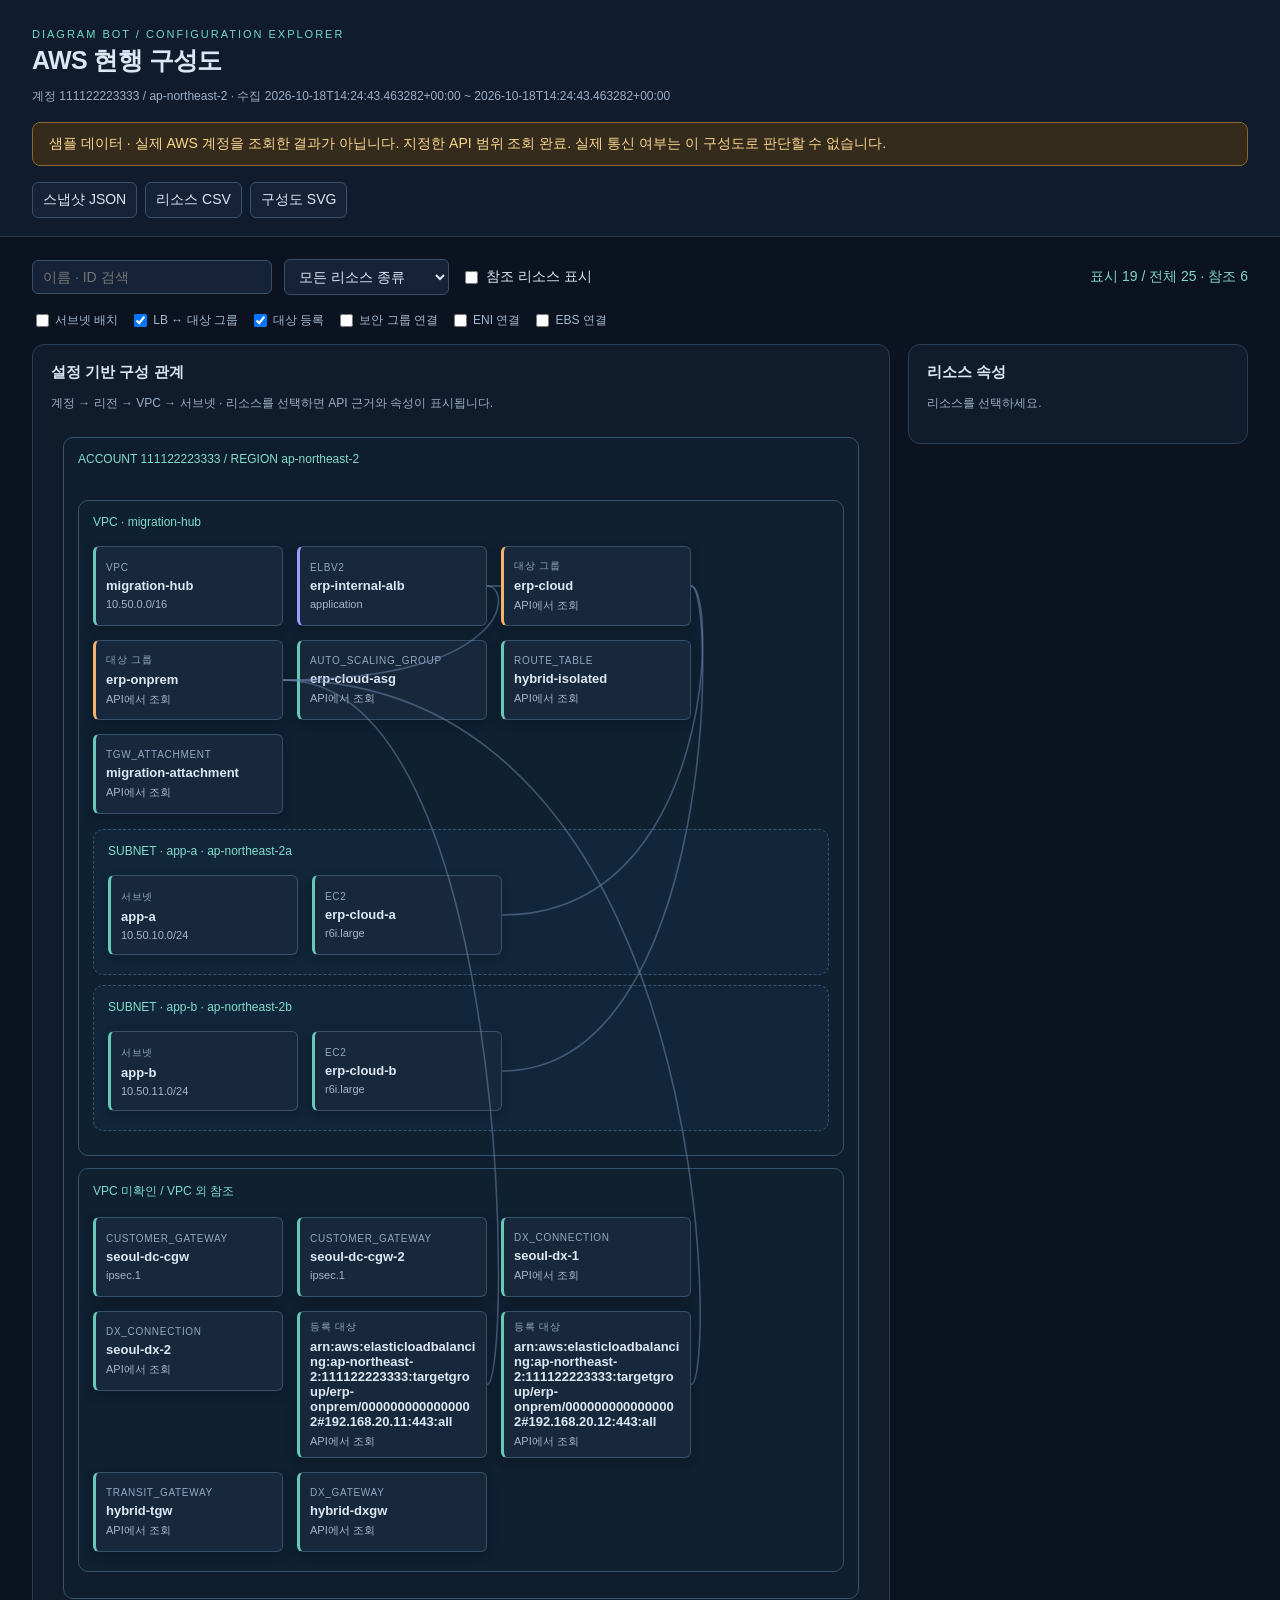
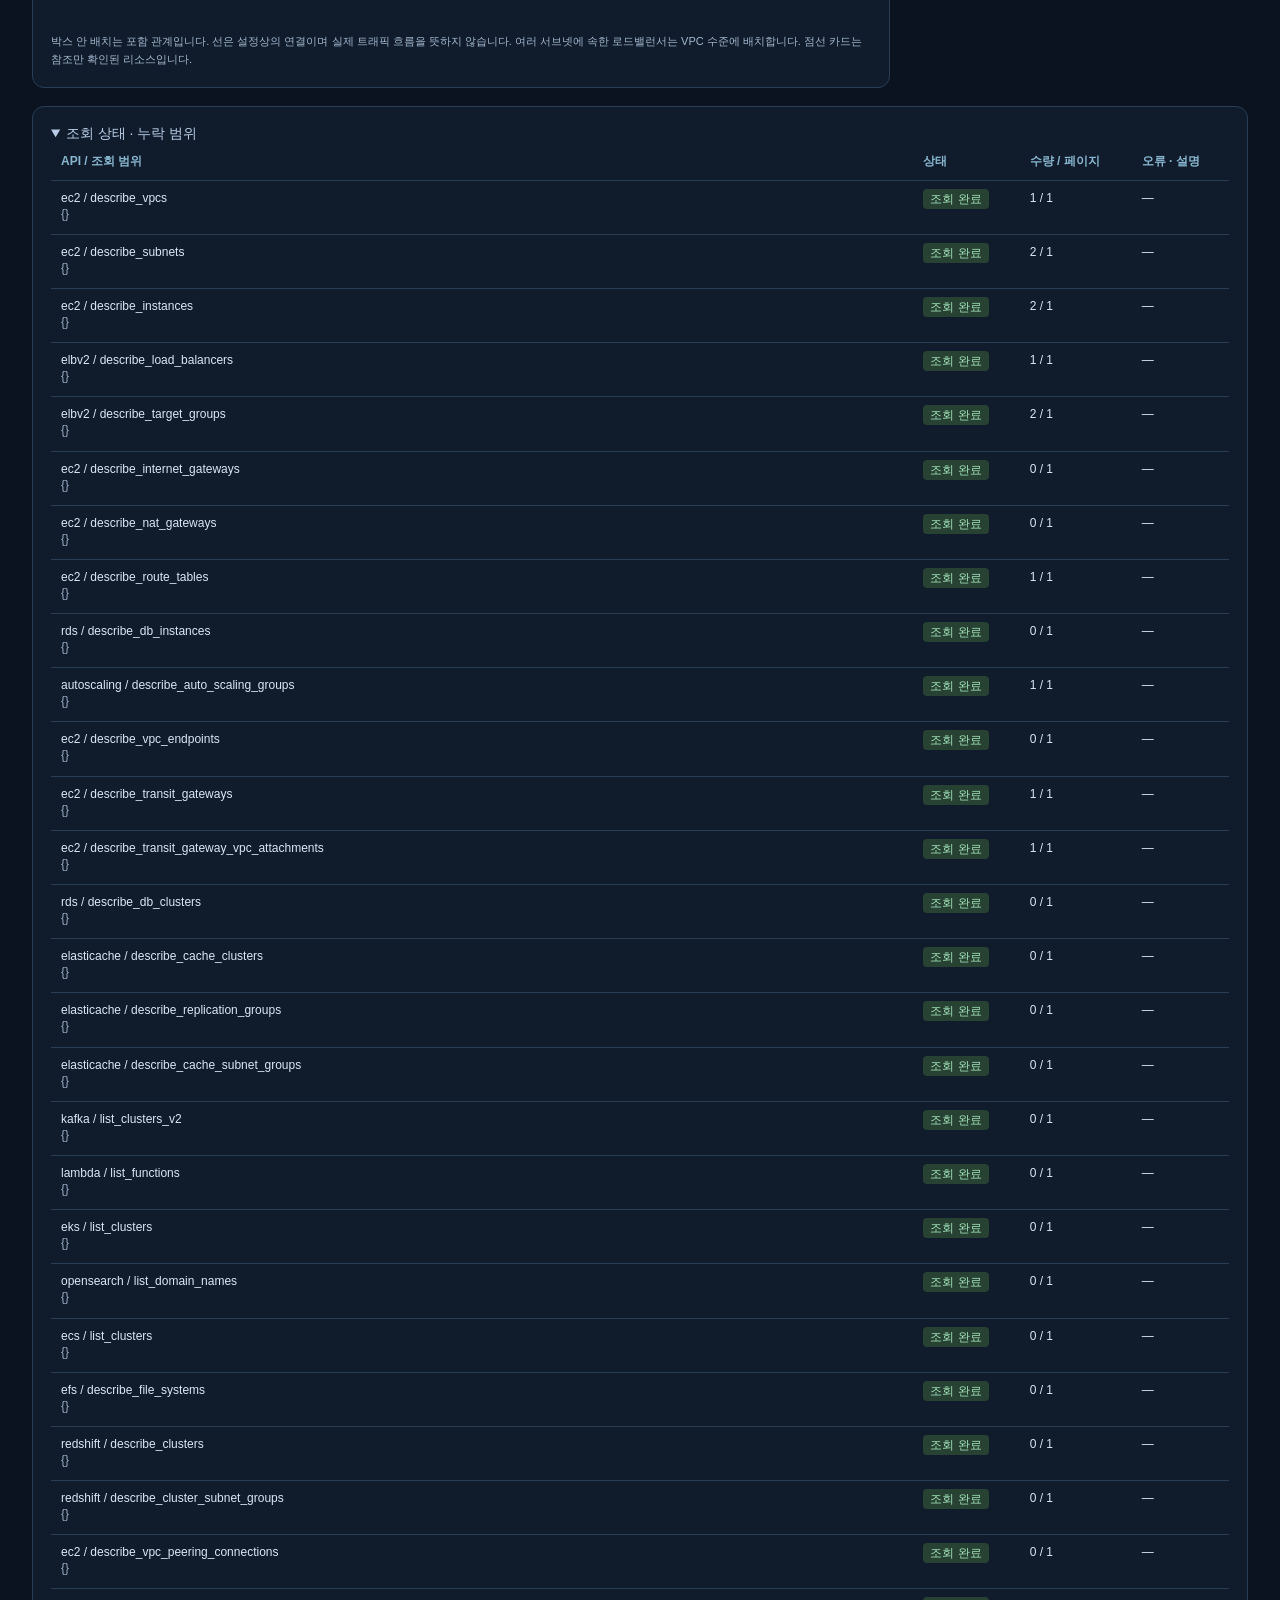
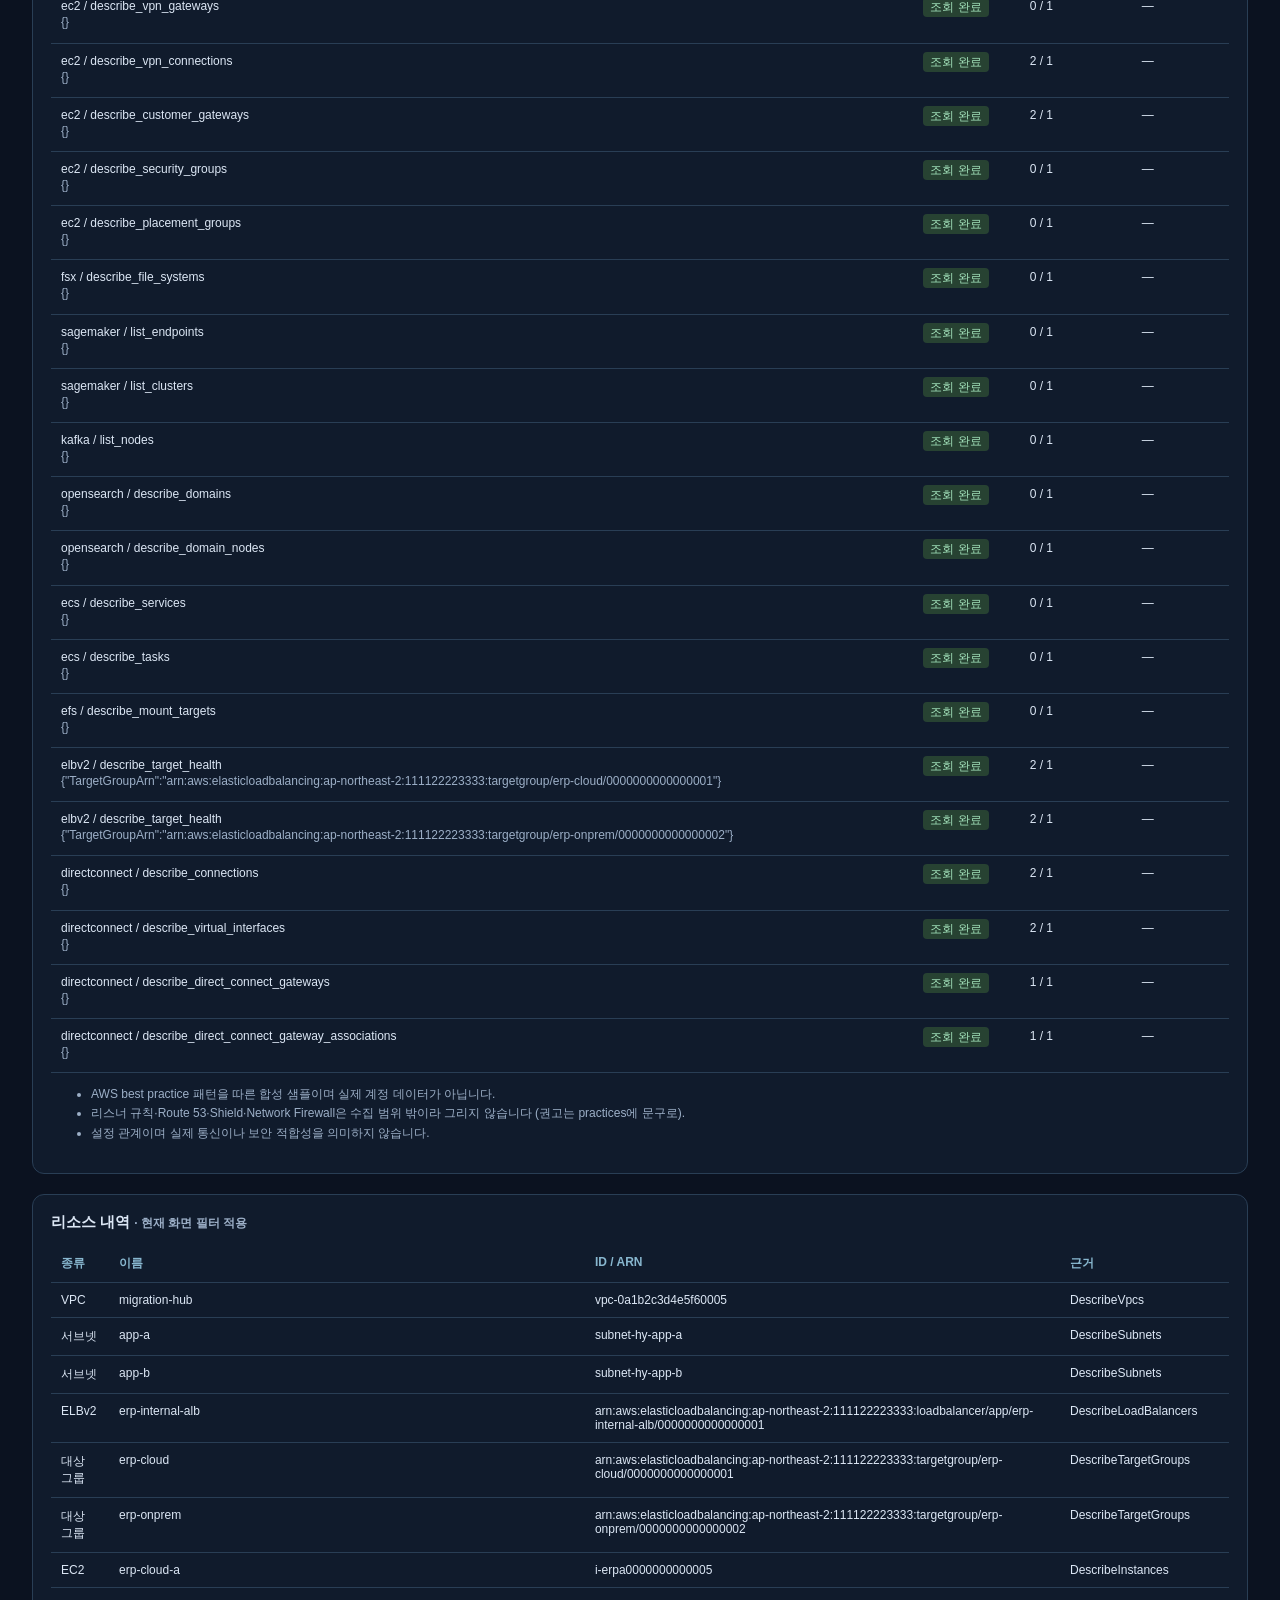
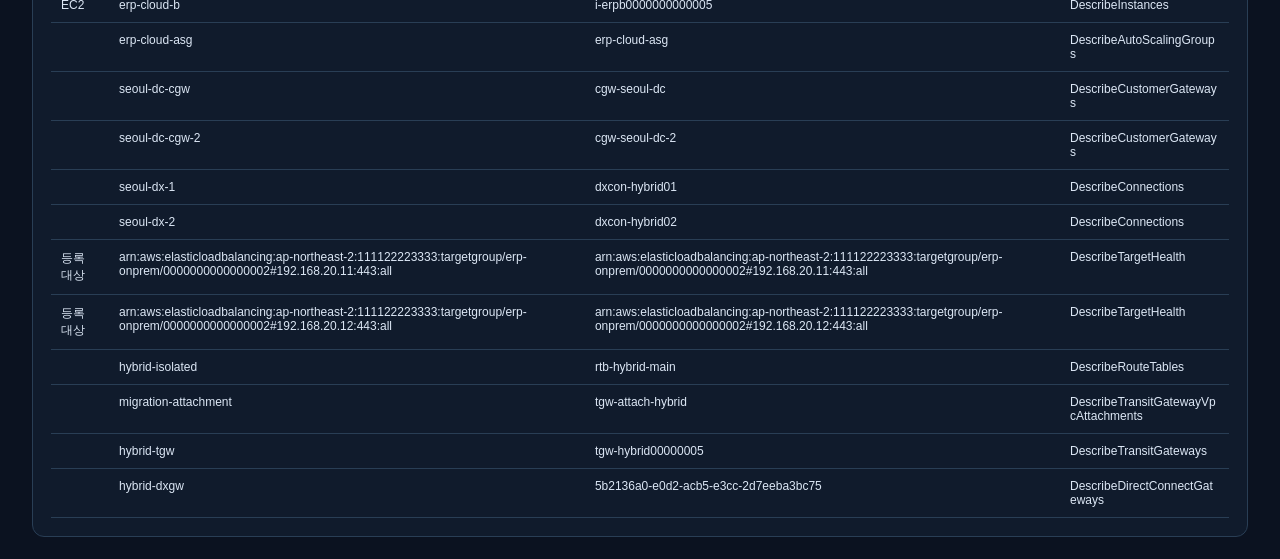
<file: examples/samples/hybrid/index.html>
<!doctype html>
<html lang="ko">
<head>
<meta charset="utf-8"><meta name="viewport" content="width=device-width,initial-scale=1">
<title>Diagram Bot · AWS 현행 구성도</title>
<style>
:root{font-family:Inter,Pretendard,-apple-system,BlinkMacSystemFont,"Segoe UI",sans-serif;color:#dce7f5;background:#0b1220;font-size:14px}*{box-sizing:border-box}body{margin:0}header{padding:28px 32px 18px;border-bottom:1px solid #29374a;background:#101b2e}h1{font-size:25px;letter-spacing:-.6px;margin:4px 0 10px}.eyebrow{font-size:11px;letter-spacing:2px;color:#6ed9c5}.muted{color:#9cafc7;font-size:12px;line-height:1.6}#notice{margin-top:16px;padding:12px 16px;border:1px solid #8b692e;background:#352b1c;border-radius:8px;color:#f9d78d}button,input,select{font:inherit;color:inherit;background:#152238;border:1px solid #38506a;border-radius:6px;padding:8px 10px}button{cursor:pointer}button:hover{background:#263c55}button:focus-visible,input:focus-visible,select:focus-visible{outline:2px solid #6ed9c5}nav{display:flex;gap:8px;flex-wrap:wrap;margin:16px 0 0}main{padding:22px 32px}.toolbar{display:flex;gap:12px;flex-wrap:wrap;align-items:center;margin-bottom:16px}.toolbar input[type=search]{min-width:240px}.toolbar label{display:flex;align-items:center;gap:5px}.layout{display:grid;grid-template-columns:minmax(0,1fr) 340px;gap:18px}.panel{border:1px solid #293e55;background:#101b2c;border-radius:12px;padding:18px;min-width:0}.panel h2{font-size:15px;margin:0 0 12px}#canvas{position:relative;min-height:450px;overflow:auto;padding:12px}#groups{position:relative;z-index:1;min-width:560px;pointer-events:none}.group{border:1px solid #36546c;border-radius:10px;padding:14px;margin:12px 0;background:#10263855}.group-title{font-size:12px;color:#81dccd;overflow-wrap:anywhere;margin-bottom:12px}.subnet{border-style:dashed;background:#18334c55;margin:10px 0}.cards{display:flex;flex-wrap:wrap;gap:14px;align-items:start;padding:5px 0}.resource{pointer-events:auto;width:190px;min-height:80px;text-align:left;position:relative;border-left:3px solid #65c9b6;box-shadow:0 4px 12px #0003;background:#17283c;overflow-wrap:anywhere}.resource .kind{display:block;font-size:10px;color:#90a8c3;letter-spacing:.7px;text-transform:uppercase;margin-bottom:5px}.resource strong{display:block;font-size:13px}.resource small{display:block;color:#a7b6c8;margin-top:5px;font-size:11px}.resource.ref{border-style:dashed;border-left-color:#d0ad6b}.resource.selected{outline:2px solid #80e5d1;background:#234254}.resource[data-kind=load_balancer]{border-left-color:#a29bfe}.resource[data-kind=target_group]{border-left-color:#f4b366}#edges{position:absolute;top:0;left:0;z-index:2;pointer-events:none;overflow:visible}.edge{fill:none;stroke:#708bb3;stroke-width:1.6;opacity:.5}.edge.active{stroke:#7cf0d6;stroke-width:2.5;opacity:1}#detail{position:sticky;top:18px;align-self:start;max-height:85vh;overflow:auto}pre{white-space:pre-wrap;overflow-wrap:anywhere;background:#0b1422;padding:12px;border-radius:6px;font-size:11px;line-height:1.65}.relation{padding:10px 0;border-bottom:1px solid #293d51;font-size:12px;overflow-wrap:anywhere}details{margin:18px 0}summary{cursor:pointer;color:#b8cde5}table{width:100%;border-collapse:collapse;font-size:12px}th,td{text-align:left;padding:10px;border-bottom:1px solid #293e55;vertical-align:top;overflow-wrap:anywhere}th{color:#88b7cf}tbody tr{cursor:pointer}tbody tr:hover{background:#1c3047}.table-wrap{overflow:auto}.badge{padding:3px 7px;border-radius:4px;background:#274232;color:#a3e2bb}.badge.warn{background:#4c3b20;color:#f6d598}.empty{padding:30px;color:#9cafc7}#inventory{margin-top:20px}#stats{margin-left:auto;color:#80d5c4}.legend{font-size:11px;color:#a4b9ce;margin-top:10px;line-height:1.6}.relation-controls{display:flex;gap:12px;flex-wrap:wrap;margin-bottom:14px;color:#a4b9ce;font-size:12px}.relation-controls label{display:flex;align-items:center;gap:3px}@media(max-width:1000px){.layout{grid-template-columns:1fr}#detail{position:static;max-height:none}header,main{padding:20px}#stats{margin-left:0}}
</style>
</head>
<body>
<header><div class="eyebrow">DIAGRAM BOT / CONFIGURATION EXPLORER</div><h1>AWS 현행 구성도</h1><div id="scope" class="muted"></div><div id="notice" role="status"></div><nav><button id="json-download">스냅샷 JSON</button><button id="csv-download">리소스 CSV</button><button id="svg-download">구성도 SVG</button></nav></header>
<main>
<div class="toolbar"><input id="search" type="search" aria-label="리소스 검색" placeholder="이름 · ID 검색"><select id="kind" aria-label="리소스 종류"><option value="all">모든 리소스 종류</option></select><label><input id="references" type="checkbox">참조 리소스 표시</label><span id="stats"></span></div>
<div class="relation-controls" id="relation-controls"></div>
<div class="layout"><section class="panel"><h2>설정 기반 구성 관계</h2><div class="muted">계정 → 리전 → VPC → 서브넷 · 리소스를 선택하면 API 근거와 속성이 표시됩니다.</div><div id="canvas"><svg id="edges" aria-hidden="true"></svg><div id="groups"></div></div><div class="legend">박스 안 배치는 포함 관계입니다. 선은 설정상의 연결이며 실제 트래픽 흐름을 뜻하지 않습니다. 여러 서브넷에 속한 로드밸런서는 VPC 수준에 배치합니다. 점선 카드는 참조만 확인된 리소스입니다.</div></section><aside id="detail" class="panel"><h2>리소스 속성</h2><p class="muted">리소스를 선택하세요.</p></aside></div>
<details open class="panel"><summary>조회 상태 · 누락 범위</summary><div class="table-wrap"><table><thead><tr><th>API / 조회 범위</th><th>상태</th><th>수량 / 페이지</th><th>오류 · 설명</th></tr></thead><tbody id="coverage"></tbody></table></div><ul id="limitations" class="muted"></ul></details>
<section id="inventory" class="panel"><h2>리소스 내역 <span class="muted">· 현재 화면 필터 적용</span></h2><div class="table-wrap"><table><thead><tr><th>종류</th><th>이름</th><th>ID / ARN</th><th>근거</th></tr></thead><tbody id="rows"></tbody></table></div></section>
</main>
<script id="snapshot" type="application/json">{
  "schema_version": 1,
  "metadata": {
    "account_id": "111122223333",
    "region": "ap-northeast-2",
    "partition": "aws",
    "started_at": "2026-10-18T14:24:43.463282+00:00",
    "finished_at": "2026-10-18T14:24:43.463282+00:00",
    "status": "complete",
    "demo": true,
    "sample": "hybrid",
    "sample_version": 7,
    "title": "하이브리드 대상 (온프레미스 IP 포함)",
    "practices": [
      "점진 이전 중 온프레미스 서버를 IP 대상으로 함께 등록 (AvailabilityZone=all)",
      "VPC 밖 대상은 서브넷에 넣지 않고 별도 영역에 표시",
      "클라우드 대상과 온프레미스 대상을 같은 대상 그룹에서 헬스 체크",
      "내부 ALB로 사내망 전용 노출",
      "주 연결은 Direct Connect: 서로 다른 위치 2곳의 전용 연결 2개, 각각 transit VIF로 Direct Connect 게이트웨이 → Transit Gateway (Direct Connect 복원력 권고 High resiliency)",
      "백업 연결은 Transit Gateway의 Site-to-Site VPN 2개: 고객 게이트웨이(장비·ISP) 2개, 각각 터널 2개, BGP (REL02-BP02)",
      "도형 밖 권고: 하이브리드 DNS는 Route 53 Resolver 엔드포인트 (수집 범위 밖)"
    ],
    "scope": [
      "VPC",
      "Subnet",
      "EC2",
      "ELBv2",
      "TargetGroup",
      "RegisteredTarget",
      "InternetGateway",
      "NatGateway",
      "RouteTable",
      "RDS",
      "AutoScalingGroup",
      "VpcEndpoint",
      "TransitGateway",
      "EKS",
      "MSK",
      "ElastiCache",
      "Lambda",
      "OpenSearch",
      "ECS",
      "EFS",
      "Redshift",
      "VpcPeering",
      "VPN",
      "ElasticIP",
      "TransitGatewayRouteTable",
      "CloudFront",
      "WAF",
      "DirectConnect"
    ],
    "limitations": [
      "AWS best practice 패턴을 따른 합성 샘플이며 실제 계정 데이터가 아닙니다.",
      "리스너 규칙·Route 53·Shield·Network Firewall은 수집 범위 밖이라 그리지 않습니다 (권고는 practices에 문구로).",
      "설정 관계이며 실제 통신이나 보안 적합성을 의미하지 않습니다."
    ]
  },
  "coverage": [
    {
      "service": "ec2",
      "operation": "describe_vpcs",
      "status": "complete",
      "pages": 1,
      "items": 1
    },
    {
      "service": "ec2",
      "operation": "describe_subnets",
      "status": "complete",
      "pages": 1,
      "items": 2
    },
    {
      "service": "ec2",
      "operation": "describe_instances",
      "status": "complete",
      "pages": 1,
      "items": 2
    },
    {
      "service": "elbv2",
      "operation": "describe_load_balancers",
      "status": "complete",
      "pages": 1,
      "items": 1
    },
    {
      "service": "elbv2",
      "operation": "describe_target_groups",
      "status": "complete",
      "pages": 1,
      "items": 2
    },
    {
      "service": "ec2",
      "operation": "describe_internet_gateways",
      "status": "complete",
      "pages": 1,
      "items": 0
    },
    {
      "service": "ec2",
      "operation": "describe_nat_gateways",
      "status": "complete",
      "pages": 1,
      "items": 0
    },
    {
      "service": "ec2",
      "operation": "describe_route_tables",
      "status": "complete",
      "pages": 1,
      "items": 1
    },
    {
      "service": "rds",
      "operation": "describe_db_instances",
      "status": "complete",
      "pages": 1,
      "items": 0
    },
    {
      "service": "autoscaling",
      "operation": "describe_auto_scaling_groups",
      "status": "complete",
      "pages": 1,
      "items": 1
    },
    {
      "service": "ec2",
      "operation": "describe_vpc_endpoints",
      "status": "complete",
      "pages": 1,
      "items": 0
    },
    {
      "service": "ec2",
      "operation": "describe_transit_gateways",
      "status": "complete",
      "pages": 1,
      "items": 1
    },
    {
      "service": "ec2",
      "operation": "describe_transit_gateway_vpc_attachments",
      "status": "complete",
      "pages": 1,
      "items": 1
    },
    {
      "service": "rds",
      "operation": "describe_db_clusters",
      "status": "complete",
      "pages": 1,
      "items": 0
    },
    {
      "service": "elasticache",
      "operation": "describe_cache_clusters",
      "status": "complete",
      "pages": 1,
      "items": 0
    },
    {
      "service": "elasticache",
      "operation": "describe_replication_groups",
      "status": "complete",
      "pages": 1,
      "items": 0
    },
    {
      "service": "elasticache",
      "operation": "describe_cache_subnet_groups",
      "status": "complete",
      "pages": 1,
      "items": 0
    },
    {
      "service": "kafka",
      "operation": "list_clusters_v2",
      "status": "complete",
      "pages": 1,
      "items": 0
    },
    {
      "service": "lambda",
      "operation": "list_functions",
      "status": "complete",
      "pages": 1,
      "items": 0
    },
    {
      "service": "eks",
      "operation": "list_clusters",
      "status": "complete",
      "pages": 1,
      "items": 0
    },
    {
      "service": "opensearch",
      "operation": "list_domain_names",
      "status": "complete",
      "pages": 1,
      "items": 0
    },
    {
      "service": "ecs",
      "operation": "list_clusters",
      "status": "complete",
      "pages": 1,
      "items": 0
    },
    {
      "service": "efs",
      "operation": "describe_file_systems",
      "status": "complete",
      "pages": 1,
      "items": 0
    },
    {
      "service": "redshift",
      "operation": "describe_clusters",
      "status": "complete",
      "pages": 1,
      "items": 0
    },
    {
      "service": "redshift",
      "operation": "describe_cluster_subnet_groups",
      "status": "complete",
      "pages": 1,
      "items": 0
    },
    {
      "service": "ec2",
      "operation": "describe_vpc_peering_connections",
      "status": "complete",
      "pages": 1,
      "items": 0
    },
    {
      "service": "ec2",
      "operation": "describe_vpn_gateways",
      "status": "complete",
      "pages": 1,
      "items": 0
    },
    {
      "service": "ec2",
      "operation": "describe_vpn_connections",
      "status": "complete",
      "pages": 1,
      "items": 2
    },
    {
      "service": "ec2",
      "operation": "describe_customer_gateways",
      "status": "complete",
      "pages": 1,
      "items": 2
    },
    {
      "service": "ec2",
      "operation": "describe_security_groups",
      "status": "complete",
      "pages": 1,
      "items": 0
    },
    {
      "service": "ec2",
      "operation": "describe_placement_groups",
      "status": "complete",
      "pages": 1,
      "items": 0
    },
    {
      "service": "fsx",
      "operation": "describe_file_systems",
      "status": "complete",
      "pages": 1,
      "items": 0
    },
    {
      "service": "sagemaker",
      "operation": "list_endpoints",
      "status": "complete",
      "pages": 1,
      "items": 0
    },
    {
      "service": "sagemaker",
      "operation": "list_clusters",
      "status": "complete",
      "pages": 1,
      "items": 0
    },
    {
      "service": "kafka",
      "operation": "list_nodes",
      "status": "complete",
      "pages": 1,
      "items": 0
    },
    {
      "service": "opensearch",
      "operation": "describe_domains",
      "status": "complete",
      "pages": 1,
      "items": 0
    },
    {
      "service": "opensearch",
      "operation": "describe_domain_nodes",
      "status": "complete",
      "pages": 1,
      "items": 0
    },
    {
      "service": "ecs",
      "operation": "describe_services",
      "status": "complete",
      "pages": 1,
      "items": 0
    },
    {
      "service": "ecs",
      "operation": "describe_tasks",
      "status": "complete",
      "pages": 1,
      "items": 0
    },
    {
      "service": "efs",
      "operation": "describe_mount_targets",
      "status": "complete",
      "pages": 1,
      "items": 0
    },
    {
      "service": "elbv2",
      "operation": "describe_target_health",
      "parameters": {
        "TargetGroupArn": "arn:aws:elasticloadbalancing:ap-northeast-2:111122223333:targetgroup/erp-cloud/0000000000000001"
      },
      "status": "complete",
      "pages": 1,
      "items": 2
    },
    {
      "service": "elbv2",
      "operation": "describe_target_health",
      "parameters": {
        "TargetGroupArn": "arn:aws:elasticloadbalancing:ap-northeast-2:111122223333:targetgroup/erp-onprem/0000000000000002"
      },
      "status": "complete",
      "pages": 1,
      "items": 2
    },
    {
      "service": "directconnect",
      "operation": "describe_connections",
      "parameters": {},
      "status": "complete",
      "pages": 1,
      "items": 2
    },
    {
      "service": "directconnect",
      "operation": "describe_virtual_interfaces",
      "parameters": {},
      "status": "complete",
      "pages": 1,
      "items": 2
    },
    {
      "service": "directconnect",
      "operation": "describe_direct_connect_gateways",
      "parameters": {},
      "status": "complete",
      "pages": 1,
      "items": 1
    },
    {
      "service": "directconnect",
      "operation": "describe_direct_connect_gateway_associations",
      "parameters": {},
      "status": "complete",
      "pages": 1,
      "items": 1
    }
  ],
  "raw": {
    "vpcs": [
      {
        "VpcId": "vpc-0a1b2c3d4e5f60005",
        "CidrBlock": "10.50.0.0/16",
        "Tags": [
          {
            "Key": "Name",
            "Value": "migration-hub"
          },
          {
            "Key": "Environment",
            "Value": "production"
          }
        ]
      }
    ],
    "subnets": [
      {
        "SubnetId": "subnet-hy-app-a",
        "VpcId": "vpc-0a1b2c3d4e5f60005",
        "AvailabilityZone": "ap-northeast-2a",
        "CidrBlock": "10.50.10.0/24",
        "MapPublicIpOnLaunch": false,
        "Tags": [
          {
            "Key": "Name",
            "Value": "app-a"
          },
          {
            "Key": "Tier",
            "Value": "app"
          }
        ],
        "AvailableIpAddressCount": 250
      },
      {
        "SubnetId": "subnet-hy-app-b",
        "VpcId": "vpc-0a1b2c3d4e5f60005",
        "AvailabilityZone": "ap-northeast-2b",
        "CidrBlock": "10.50.11.0/24",
        "MapPublicIpOnLaunch": false,
        "Tags": [
          {
            "Key": "Name",
            "Value": "app-b"
          },
          {
            "Key": "Tier",
            "Value": "app"
          }
        ],
        "AvailableIpAddressCount": 250
      }
    ],
    "instances": [
      {
        "InstanceId": "i-erpa0000000000005",
        "VpcId": "vpc-0a1b2c3d4e5f60005",
        "SubnetId": "subnet-hy-app-a",
        "InstanceType": "r6i.large",
        "State": {
          "Name": "running"
        },
        "PrivateIpAddress": "10.50.10.10",
        "Placement": {
          "AvailabilityZone": "ap-northeast-2a"
        },
        "MetadataOptions": {
          "HttpTokens": "required"
        },
        "Tags": [
          {
            "Key": "Name",
            "Value": "erp-cloud-a"
          }
        ],
        "SecurityGroups": [
          {
            "GroupId": "sg-erp"
          }
        ],
        "NetworkInterfaces": [
          {
            "NetworkInterfaceId": "eni-erpa0000000000005",
            "InterfaceType": "interface"
          }
        ],
        "BlockDeviceMappings": [
          {
            "Ebs": {
              "VolumeId": "vol-erpa0000000000005"
            }
          }
        ]
      },
      {
        "InstanceId": "i-erpb0000000000005",
        "VpcId": "vpc-0a1b2c3d4e5f60005",
        "SubnetId": "subnet-hy-app-b",
        "InstanceType": "r6i.large",
        "State": {
          "Name": "running"
        },
        "PrivateIpAddress": "10.50.11.10",
        "Placement": {
          "AvailabilityZone": "ap-northeast-2b"
        },
        "MetadataOptions": {
          "HttpTokens": "required"
        },
        "Tags": [
          {
            "Key": "Name",
            "Value": "erp-cloud-b"
          }
        ],
        "SecurityGroups": [
          {
            "GroupId": "sg-erp"
          }
        ],
        "NetworkInterfaces": [
          {
            "NetworkInterfaceId": "eni-erpb0000000000005",
            "InterfaceType": "interface"
          }
        ],
        "BlockDeviceMappings": [
          {
            "Ebs": {
              "VolumeId": "vol-erpb0000000000005"
            }
          }
        ]
      }
    ],
    "load_balancers": [
      {
        "LoadBalancerArn": "arn:aws:elasticloadbalancing:ap-northeast-2:111122223333:loadbalancer/app/erp-internal-alb/0000000000000001",
        "LoadBalancerName": "erp-internal-alb",
        "Type": "application",
        "VpcId": "vpc-0a1b2c3d4e5f60005",
        "Scheme": "internal",
        "AvailabilityZones": [
          {
            "ZoneName": "ap-northeast-2a",
            "SubnetId": "subnet-hy-app-a"
          },
          {
            "ZoneName": "ap-northeast-2b",
            "SubnetId": "subnet-hy-app-b"
          }
        ],
        "SecurityGroups": [
          "sg-erp-alb"
        ]
      }
    ],
    "target_groups": [
      {
        "TargetGroupArn": "arn:aws:elasticloadbalancing:ap-northeast-2:111122223333:targetgroup/erp-cloud/0000000000000001",
        "TargetGroupName": "erp-cloud",
        "VpcId": "vpc-0a1b2c3d4e5f60005",
        "TargetType": "instance",
        "Protocol": "HTTPS",
        "Port": 443,
        "HealthCheckPath": "/health",
        "LoadBalancerArns": [
          "arn:aws:elasticloadbalancing:ap-northeast-2:111122223333:loadbalancer/app/erp-internal-alb/0000000000000001"
        ]
      },
      {
        "TargetGroupArn": "arn:aws:elasticloadbalancing:ap-northeast-2:111122223333:targetgroup/erp-onprem/0000000000000002",
        "TargetGroupName": "erp-onprem",
        "VpcId": "vpc-0a1b2c3d4e5f60005",
        "TargetType": "ip",
        "Protocol": "HTTPS",
        "Port": 443,
        "HealthCheckPath": "/health",
        "LoadBalancerArns": [
          "arn:aws:elasticloadbalancing:ap-northeast-2:111122223333:loadbalancer/app/erp-internal-alb/0000000000000001"
        ]
      }
    ],
    "internet_gateways": [],
    "nat_gateways": [],
    "route_tables": [
      {
        "RouteTableId": "rtb-hybrid-main",
        "VpcId": "vpc-0a1b2c3d4e5f60005",
        "Routes": [
          {
            "DestinationCidrBlock": "10.50.0.0/16",
            "GatewayId": "local",
            "State": "active"
          },
          {
            "DestinationCidrBlock": "192.168.0.0/16",
            "TransitGatewayId": "tgw-hybrid00000005",
            "State": "active"
          }
        ],
        "Associations": [
          {
            "RouteTableAssociationId": "rtbassoc-hybrid-main-main",
            "Main": true
          }
        ],
        "Tags": [
          {
            "Key": "Name",
            "Value": "hybrid-isolated"
          }
        ]
      }
    ],
    "db_instances": [],
    "auto_scaling_groups": [
      {
        "AutoScalingGroupName": "erp-cloud-asg",
        "MinSize": 2,
        "MaxSize": 6,
        "DesiredCapacity": 2,
        "VPCZoneIdentifier": "subnet-hy-app-a,subnet-hy-app-b",
        "TargetGroupARNs": [
          "arn:aws:elasticloadbalancing:ap-northeast-2:111122223333:targetgroup/erp-cloud/0000000000000001"
        ],
        "HealthCheckType": "ELB",
        "Instances": [
          {
            "InstanceId": "i-erpa0000000000005",
            "AvailabilityZone": "ap-northeast-2a",
            "LifecycleState": "InService"
          },
          {
            "InstanceId": "i-erpb0000000000005",
            "AvailabilityZone": "ap-northeast-2b",
            "LifecycleState": "InService"
          }
        ]
      }
    ],
    "vpc_endpoints": [],
    "transit_gateways": [
      {
        "TransitGatewayId": "tgw-hybrid00000005",
        "State": "available",
        "OwnerId": "111122223333",
        "Tags": [
          {
            "Key": "Name",
            "Value": "hybrid-tgw"
          }
        ]
      }
    ],
    "transit_gateway_attachments": [
      {
        "TransitGatewayAttachmentId": "tgw-attach-hybrid",
        "TransitGatewayId": "tgw-hybrid00000005",
        "VpcId": "vpc-0a1b2c3d4e5f60005",
        "SubnetIds": [
          "subnet-hy-app-a",
          "subnet-hy-app-b"
        ],
        "State": "available",
        "Tags": [
          {
            "Key": "Name",
            "Value": "migration-attachment"
          }
        ]
      }
    ],
    "db_clusters": [],
    "cache_clusters": [],
    "replication_groups": [],
    "cache_subnet_groups": [],
    "msk_clusters": [],
    "lambda_functions": [],
    "eks_clusters": [],
    "opensearch_domains": [],
    "ecs_services": [],
    "efs_file_systems": [],
    "redshift_clusters": [],
    "redshift_subnet_groups": [],
    "vpc_peering_connections": [],
    "vpn_gateways": [],
    "vpn_connections": [
      {
        "VpnConnectionId": "vpn-hybrid-seoul",
        "CustomerGatewayId": "cgw-seoul-dc",
        "State": "available",
        "Type": "ipsec.1",
        "TransitGatewayId": "tgw-hybrid00000005",
        "Options": {
          "StaticRoutesOnly": false
        },
        "VgwTelemetry": [
          {
            "OutsideIpAddress": "52.78.0.10",
            "Status": "UP"
          },
          {
            "OutsideIpAddress": "52.78.0.11",
            "Status": "UP"
          }
        ]
      },
      {
        "VpnConnectionId": "vpn-hybrid-seoul-2",
        "CustomerGatewayId": "cgw-seoul-dc-2",
        "State": "available",
        "Type": "ipsec.1",
        "TransitGatewayId": "tgw-hybrid00000005",
        "Options": {
          "StaticRoutesOnly": false
        },
        "VgwTelemetry": [
          {
            "OutsideIpAddress": "52.78.0.10",
            "Status": "UP"
          },
          {
            "OutsideIpAddress": "52.78.0.11",
            "Status": "UP"
          }
        ]
      }
    ],
    "customer_gateways": [
      {
        "CustomerGatewayId": "cgw-seoul-dc",
        "IpAddress": "203.0.113.10",
        "BgpAsn": "65010",
        "State": "available",
        "Type": "ipsec.1",
        "Tags": [
          {
            "Key": "Name",
            "Value": "seoul-dc-cgw"
          }
        ]
      },
      {
        "CustomerGatewayId": "cgw-seoul-dc-2",
        "IpAddress": "198.51.100.10",
        "BgpAsn": "65010",
        "State": "available",
        "Type": "ipsec.1",
        "Tags": [
          {
            "Key": "Name",
            "Value": "seoul-dc-cgw-2"
          }
        ]
      }
    ],
    "security_groups": [],
    "placement_groups": [],
    "fsx_file_systems": [],
    "sagemaker_endpoints": [],
    "sagemaker_clusters": [],
    "target_health": [
      {
        "TargetGroupArn": "arn:aws:elasticloadbalancing:ap-northeast-2:111122223333:targetgroup/erp-cloud/0000000000000001",
        "Descriptions": [
          {
            "Target": {
              "Id": "i-erpa0000000000005",
              "Port": 443
            },
            "TargetHealth": {
              "State": "healthy"
            }
          },
          {
            "Target": {
              "Id": "i-erpb0000000000005",
              "Port": 443
            },
            "TargetHealth": {
              "State": "healthy"
            }
          }
        ]
      },
      {
        "TargetGroupArn": "arn:aws:elasticloadbalancing:ap-northeast-2:111122223333:targetgroup/erp-onprem/0000000000000002",
        "Descriptions": [
          {
            "Target": {
              "Id": "192.168.20.11",
              "Port": 443,
              "AvailabilityZone": "all"
            },
            "TargetHealth": {
              "State": "healthy"
            }
          },
          {
            "Target": {
              "Id": "192.168.20.12",
              "Port": 443,
              "AvailabilityZone": "all"
            },
            "TargetHealth": {
              "State": "healthy"
            }
          }
        ]
      }
    ],
    "msk_nodes": [],
    "opensearch_nodes": [],
    "ecs_tasks": [],
    "efs_mount_targets": [],
    "dx_gateways": [
      {
        "directConnectGatewayId": "5b2136a0-e0d2-acb5-e3cc-2d7eeba3bc75",
        "directConnectGatewayName": "hybrid-dxgw",
        "amazonSideAsn": 64513,
        "ownerAccount": "111122223333",
        "directConnectGatewayState": "available"
      }
    ],
    "dx_gateway_associations": [
      {
        "directConnectGatewayId": "5b2136a0-e0d2-acb5-e3cc-2d7eeba3bc75",
        "associationState": "associated",
        "associationId": "47469e76-6771-0523-bea8-46ec386c1d52",
        "associatedGateway": {
          "id": "tgw-hybrid00000005",
          "type": "transitGateway",
          "ownerAccount": "111122223333",
          "region": "ap-northeast-2"
        },
        "allowedPrefixesToDirectConnectGateway": [
          {
            "cidr": "10.50.0.0/16"
          }
        ]
      }
    ],
    "dx_connections": [
      {
        "connectionId": "dxcon-hybrid01",
        "connectionName": "seoul-dx-1",
        "location": "seoul-location-a",
        "bandwidth": "10Gbps",
        "connectionState": "available",
        "region": "ap-northeast-2",
        "ownerAccount": "111122223333"
      },
      {
        "connectionId": "dxcon-hybrid02",
        "connectionName": "seoul-dx-2",
        "location": "seoul-location-b",
        "bandwidth": "10Gbps",
        "connectionState": "available",
        "region": "ap-northeast-2",
        "ownerAccount": "111122223333"
      }
    ],
    "dx_virtual_interfaces": [
      {
        "virtualInterfaceId": "dxvif-08a30a7e",
        "virtualInterfaceName": "seoul-dx-1-transit",
        "virtualInterfaceType": "transit",
        "connectionId": "dxcon-hybrid01",
        "vlan": 101,
        "asn": 65010,
        "amazonSideAsn": 64513,
        "directConnectGatewayId": "5b2136a0-e0d2-acb5-e3cc-2d7eeba3bc75",
        "virtualInterfaceState": "available",
        "region": "ap-northeast-2",
        "ownerAccount": "111122223333",
        "bgpPeers": [
          {
            "bgpPeerId": "dxpeer-19b422d9",
            "addressFamily": "ipv4",
            "bgpPeerState": "available",
            "bgpStatus": "up"
          }
        ]
      },
      {
        "virtualInterfaceId": "dxvif-3328f51d",
        "virtualInterfaceName": "seoul-dx-2-transit",
        "virtualInterfaceType": "transit",
        "connectionId": "dxcon-hybrid02",
        "vlan": 102,
        "asn": 65010,
        "amazonSideAsn": 64513,
        "directConnectGatewayId": "5b2136a0-e0d2-acb5-e3cc-2d7eeba3bc75",
        "virtualInterfaceState": "available",
        "region": "ap-northeast-2",
        "ownerAccount": "111122223333",
        "bgpPeers": [
          {
            "bgpPeerId": "dxpeer-9eee5a8b",
            "addressFamily": "ipv4",
            "bgpPeerState": "available",
            "bgpStatus": "up"
          }
        ]
      }
    ]
  },
  "graph": {
    "nodes": [
      {
        "id": "111122223333/ap-northeast-2/auto_scaling_group/erp-cloud-asg",
        "resource_id": "erp-cloud-asg",
        "kind": "auto_scaling_group",
        "name": "erp-cloud-asg",
        "account": "111122223333",
        "region": "ap-northeast-2",
        "attributes": {
          "AutoScalingGroupName": "erp-cloud-asg",
          "MinSize": 2,
          "MaxSize": 6,
          "DesiredCapacity": 2,
          "VPCZoneIdentifier": "subnet-hy-app-a,subnet-hy-app-b",
          "TargetGroupARNs": [
            "arn:aws:elasticloadbalancing:ap-northeast-2:111122223333:targetgroup/erp-cloud/0000000000000001"
          ],
          "HealthCheckType": "ELB",
          "Instances": [
            {
              "InstanceId": "i-erpa0000000000005",
              "AvailabilityZone": "ap-northeast-2a",
              "LifecycleState": "InService"
            },
            {
              "InstanceId": "i-erpb0000000000005",
              "AvailabilityZone": "ap-northeast-2b",
              "LifecycleState": "InService"
            }
          ]
        },
        "reference_only": false,
        "source": "DescribeAutoScalingGroups"
      },
      {
        "id": "111122223333/ap-northeast-2/customer_gateway/cgw-seoul-dc",
        "resource_id": "cgw-seoul-dc",
        "kind": "customer_gateway",
        "name": "seoul-dc-cgw",
        "account": "111122223333",
        "region": "ap-northeast-2",
        "attributes": {
          "CustomerGatewayId": "cgw-seoul-dc",
          "IpAddress": "203.0.113.10",
          "BgpAsn": "65010",
          "State": "available",
          "Type": "ipsec.1",
          "Tags": [
            {
              "Key": "Name",
              "Value": "seoul-dc-cgw"
            }
          ],
          "VpnTunnels": [
            "2/2"
          ]
        },
        "reference_only": false,
        "source": "DescribeCustomerGateways"
      },
      {
        "id": "111122223333/ap-northeast-2/customer_gateway/cgw-seoul-dc-2",
        "resource_id": "cgw-seoul-dc-2",
        "kind": "customer_gateway",
        "name": "seoul-dc-cgw-2",
        "account": "111122223333",
        "region": "ap-northeast-2",
        "attributes": {
          "CustomerGatewayId": "cgw-seoul-dc-2",
          "IpAddress": "198.51.100.10",
          "BgpAsn": "65010",
          "State": "available",
          "Type": "ipsec.1",
          "Tags": [
            {
              "Key": "Name",
              "Value": "seoul-dc-cgw-2"
            }
          ],
          "VpnTunnels": [
            "2/2"
          ]
        },
        "reference_only": false,
        "source": "DescribeCustomerGateways"
      },
      {
        "id": "111122223333/ap-northeast-2/dx_connection/dxcon-hybrid01",
        "resource_id": "dxcon-hybrid01",
        "kind": "dx_connection",
        "name": "seoul-dx-1",
        "account": "111122223333",
        "region": "ap-northeast-2",
        "attributes": {
          "connectionId": "dxcon-hybrid01",
          "connectionName": "seoul-dx-1",
          "location": "seoul-location-a",
          "bandwidth": "10Gbps",
          "connectionState": "available",
          "region": "ap-northeast-2",
          "ownerAccount": "111122223333",
          "DisplayName": "seoul-dx-1"
        },
        "reference_only": false,
        "source": "DescribeConnections",
        "virtual_interfaces": [
          "transit VIF VLAN 101 · BGP 1/1 up"
        ],
        "properties": [
          [
            "가상 인터페이스",
            "transit VIF VLAN 101 · BGP 1/1 up"
          ]
        ]
      },
      {
        "id": "111122223333/ap-northeast-2/dx_connection/dxcon-hybrid02",
        "resource_id": "dxcon-hybrid02",
        "kind": "dx_connection",
        "name": "seoul-dx-2",
        "account": "111122223333",
        "region": "ap-northeast-2",
        "attributes": {
          "connectionId": "dxcon-hybrid02",
          "connectionName": "seoul-dx-2",
          "location": "seoul-location-b",
          "bandwidth": "10Gbps",
          "connectionState": "available",
          "region": "ap-northeast-2",
          "ownerAccount": "111122223333",
          "DisplayName": "seoul-dx-2"
        },
        "reference_only": false,
        "source": "DescribeConnections",
        "virtual_interfaces": [
          "transit VIF VLAN 102 · BGP 1/1 up"
        ],
        "properties": [
          [
            "가상 인터페이스",
            "transit VIF VLAN 102 · BGP 1/1 up"
          ]
        ]
      },
      {
        "id": "111122223333/ap-northeast-2/ec2/i-erpa0000000000005",
        "resource_id": "i-erpa0000000000005",
        "kind": "ec2",
        "name": "erp-cloud-a",
        "account": "111122223333",
        "region": "ap-northeast-2",
        "attributes": {
          "InstanceId": "i-erpa0000000000005",
          "VpcId": "vpc-0a1b2c3d4e5f60005",
          "SubnetId": "subnet-hy-app-a",
          "InstanceType": "r6i.large",
          "State": {
            "Name": "running"
          },
          "PrivateIpAddress": "10.50.10.10",
          "Placement": {
            "AvailabilityZone": "ap-northeast-2a"
          },
          "MetadataOptions": {
            "HttpTokens": "required"
          },
          "Tags": [
            {
              "Key": "Name",
              "Value": "erp-cloud-a"
            }
          ],
          "SecurityGroups": [
            {
              "GroupId": "sg-erp"
            }
          ],
          "NetworkInterfaces": [
            {
              "NetworkInterfaceId": "eni-erpa0000000000005",
              "InterfaceType": "interface"
            }
          ],
          "BlockDeviceMappings": [
            {
              "Ebs": {
                "VolumeId": "vol-erpa0000000000005"
              }
            }
          ]
        },
        "reference_only": false,
        "source": "DescribeInstances"
      },
      {
        "id": "111122223333/ap-northeast-2/ec2/i-erpb0000000000005",
        "resource_id": "i-erpb0000000000005",
        "kind": "ec2",
        "name": "erp-cloud-b",
        "account": "111122223333",
        "region": "ap-northeast-2",
        "attributes": {
          "InstanceId": "i-erpb0000000000005",
          "VpcId": "vpc-0a1b2c3d4e5f60005",
          "SubnetId": "subnet-hy-app-b",
          "InstanceType": "r6i.large",
          "State": {
            "Name": "running"
          },
          "PrivateIpAddress": "10.50.11.10",
          "Placement": {
            "AvailabilityZone": "ap-northeast-2b"
          },
          "MetadataOptions": {
            "HttpTokens": "required"
          },
          "Tags": [
            {
              "Key": "Name",
              "Value": "erp-cloud-b"
            }
          ],
          "SecurityGroups": [
            {
              "GroupId": "sg-erp"
            }
          ],
          "NetworkInterfaces": [
            {
              "NetworkInterfaceId": "eni-erpb0000000000005",
              "InterfaceType": "interface"
            }
          ],
          "BlockDeviceMappings": [
            {
              "Ebs": {
                "VolumeId": "vol-erpb0000000000005"
              }
            }
          ]
        },
        "reference_only": false,
        "source": "DescribeInstances"
      },
      {
        "id": "111122223333/ap-northeast-2/load_balancer/arn:aws:elasticloadbalancing:ap-northeast-2:111122223333:loadbalancer/app/erp-internal-alb/0000000000000001",
        "resource_id": "arn:aws:elasticloadbalancing:ap-northeast-2:111122223333:loadbalancer/app/erp-internal-alb/0000000000000001",
        "kind": "load_balancer",
        "name": "erp-internal-alb",
        "account": "111122223333",
        "region": "ap-northeast-2",
        "attributes": {
          "LoadBalancerArn": "arn:aws:elasticloadbalancing:ap-northeast-2:111122223333:loadbalancer/app/erp-internal-alb/0000000000000001",
          "LoadBalancerName": "erp-internal-alb",
          "Type": "application",
          "VpcId": "vpc-0a1b2c3d4e5f60005",
          "Scheme": "internal",
          "AvailabilityZones": [
            {
              "ZoneName": "ap-northeast-2a",
              "SubnetId": "subnet-hy-app-a"
            },
            {
              "ZoneName": "ap-northeast-2b",
              "SubnetId": "subnet-hy-app-b"
            }
          ],
          "SecurityGroups": [
            "sg-erp-alb"
          ]
        },
        "reference_only": false,
        "source": "DescribeLoadBalancers"
      },
      {
        "id": "111122223333/ap-northeast-2/network_interface/eni-erpa0000000000005",
        "resource_id": "eni-erpa0000000000005",
        "kind": "network_interface",
        "name": "eni-erpa0000000000005",
        "account": "111122223333",
        "region": "ap-northeast-2",
        "attributes": {},
        "reference_only": true,
        "source": null
      },
      {
        "id": "111122223333/ap-northeast-2/network_interface/eni-erpb0000000000005",
        "resource_id": "eni-erpb0000000000005",
        "kind": "network_interface",
        "name": "eni-erpb0000000000005",
        "account": "111122223333",
        "region": "ap-northeast-2",
        "attributes": {},
        "reference_only": true,
        "source": null
      },
      {
        "id": "111122223333/ap-northeast-2/registered_target/arn:aws:elasticloadbalancing:ap-northeast-2:111122223333:targetgroup/erp-onprem/0000000000000002#192.168.20.11:443:all",
        "resource_id": "arn:aws:elasticloadbalancing:ap-northeast-2:111122223333:targetgroup/erp-onprem/0000000000000002#192.168.20.11:443:all",
        "kind": "registered_target",
        "name": "arn:aws:elasticloadbalancing:ap-northeast-2:111122223333:targetgroup/erp-onprem/0000000000000002#192.168.20.11:443:all",
        "account": "111122223333",
        "region": "ap-northeast-2",
        "attributes": {
          "Target": {
            "Id": "192.168.20.11",
            "Port": 443,
            "AvailabilityZone": "all"
          },
          "TargetHealth": {
            "State": "healthy"
          },
          "TargetType": "ip"
        },
        "reference_only": false,
        "source": "DescribeTargetHealth"
      },
      {
        "id": "111122223333/ap-northeast-2/registered_target/arn:aws:elasticloadbalancing:ap-northeast-2:111122223333:targetgroup/erp-onprem/0000000000000002#192.168.20.12:443:all",
        "resource_id": "arn:aws:elasticloadbalancing:ap-northeast-2:111122223333:targetgroup/erp-onprem/0000000000000002#192.168.20.12:443:all",
        "kind": "registered_target",
        "name": "arn:aws:elasticloadbalancing:ap-northeast-2:111122223333:targetgroup/erp-onprem/0000000000000002#192.168.20.12:443:all",
        "account": "111122223333",
        "region": "ap-northeast-2",
        "attributes": {
          "Target": {
            "Id": "192.168.20.12",
            "Port": 443,
            "AvailabilityZone": "all"
          },
          "TargetHealth": {
            "State": "healthy"
          },
          "TargetType": "ip"
        },
        "reference_only": false,
        "source": "DescribeTargetHealth"
      },
      {
        "id": "111122223333/ap-northeast-2/route_table/rtb-hybrid-main",
        "resource_id": "rtb-hybrid-main",
        "kind": "route_table",
        "name": "hybrid-isolated",
        "account": "111122223333",
        "region": "ap-northeast-2",
        "attributes": {
          "RouteTableId": "rtb-hybrid-main",
          "VpcId": "vpc-0a1b2c3d4e5f60005",
          "Routes": [
            {
              "DestinationCidrBlock": "10.50.0.0/16",
              "GatewayId": "local",
              "State": "active"
            },
            {
              "DestinationCidrBlock": "192.168.0.0/16",
              "TransitGatewayId": "tgw-hybrid00000005",
              "State": "active"
            }
          ],
          "Associations": [
            {
              "RouteTableAssociationId": "rtbassoc-hybrid-main-main",
              "Main": true
            }
          ],
          "Tags": [
            {
              "Key": "Name",
              "Value": "hybrid-isolated"
            }
          ]
        },
        "reference_only": false,
        "source": "DescribeRouteTables"
      },
      {
        "id": "111122223333/ap-northeast-2/security_group/sg-erp",
        "resource_id": "sg-erp",
        "kind": "security_group",
        "name": "sg-erp",
        "account": "111122223333",
        "region": "ap-northeast-2",
        "attributes": {},
        "reference_only": true,
        "source": null
      },
      {
        "id": "111122223333/ap-northeast-2/security_group/sg-erp-alb",
        "resource_id": "sg-erp-alb",
        "kind": "security_group",
        "name": "sg-erp-alb",
        "account": "111122223333",
        "region": "ap-northeast-2",
        "attributes": {},
        "reference_only": true,
        "source": null
      },
      {
        "id": "111122223333/ap-northeast-2/subnet/subnet-hy-app-a",
        "resource_id": "subnet-hy-app-a",
        "kind": "subnet",
        "name": "app-a",
        "account": "111122223333",
        "region": "ap-northeast-2",
        "attributes": {
          "SubnetId": "subnet-hy-app-a",
          "VpcId": "vpc-0a1b2c3d4e5f60005",
          "AvailabilityZone": "ap-northeast-2a",
          "CidrBlock": "10.50.10.0/24",
          "MapPublicIpOnLaunch": false,
          "Tags": [
            {
              "Key": "Name",
              "Value": "app-a"
            },
            {
              "Key": "Tier",
              "Value": "app"
            }
          ],
          "AvailableIpAddressCount": 250
        },
        "reference_only": false,
        "source": "DescribeSubnets",
        "route_class": "isolated",
        "route_table": "rtb-hybrid-main"
      },
      {
        "id": "111122223333/ap-northeast-2/subnet/subnet-hy-app-b",
        "resource_id": "subnet-hy-app-b",
        "kind": "subnet",
        "name": "app-b",
        "account": "111122223333",
        "region": "ap-northeast-2",
        "attributes": {
          "SubnetId": "subnet-hy-app-b",
          "VpcId": "vpc-0a1b2c3d4e5f60005",
          "AvailabilityZone": "ap-northeast-2b",
          "CidrBlock": "10.50.11.0/24",
          "MapPublicIpOnLaunch": false,
          "Tags": [
            {
              "Key": "Name",
              "Value": "app-b"
            },
            {
              "Key": "Tier",
              "Value": "app"
            }
          ],
          "AvailableIpAddressCount": 250
        },
        "reference_only": false,
        "source": "DescribeSubnets",
        "route_class": "isolated",
        "route_table": "rtb-hybrid-main"
      },
      {
        "id": "111122223333/ap-northeast-2/target_group/arn:aws:elasticloadbalancing:ap-northeast-2:111122223333:targetgroup/erp-cloud/0000000000000001",
        "resource_id": "arn:aws:elasticloadbalancing:ap-northeast-2:111122223333:targetgroup/erp-cloud/0000000000000001",
        "kind": "target_group",
        "name": "erp-cloud",
        "account": "111122223333",
        "region": "ap-northeast-2",
        "attributes": {
          "TargetGroupArn": "arn:aws:elasticloadbalancing:ap-northeast-2:111122223333:targetgroup/erp-cloud/0000000000000001",
          "TargetGroupName": "erp-cloud",
          "VpcId": "vpc-0a1b2c3d4e5f60005",
          "TargetType": "instance",
          "Protocol": "HTTPS",
          "Port": 443,
          "HealthCheckPath": "/health",
          "LoadBalancerArns": [
            "arn:aws:elasticloadbalancing:ap-northeast-2:111122223333:loadbalancer/app/erp-internal-alb/0000000000000001"
          ]
        },
        "reference_only": false,
        "source": "DescribeTargetGroups"
      },
      {
        "id": "111122223333/ap-northeast-2/target_group/arn:aws:elasticloadbalancing:ap-northeast-2:111122223333:targetgroup/erp-onprem/0000000000000002",
        "resource_id": "arn:aws:elasticloadbalancing:ap-northeast-2:111122223333:targetgroup/erp-onprem/0000000000000002",
        "kind": "target_group",
        "name": "erp-onprem",
        "account": "111122223333",
        "region": "ap-northeast-2",
        "attributes": {
          "TargetGroupArn": "arn:aws:elasticloadbalancing:ap-northeast-2:111122223333:targetgroup/erp-onprem/0000000000000002",
          "TargetGroupName": "erp-onprem",
          "VpcId": "vpc-0a1b2c3d4e5f60005",
          "TargetType": "ip",
          "Protocol": "HTTPS",
          "Port": 443,
          "HealthCheckPath": "/health",
          "LoadBalancerArns": [
            "arn:aws:elasticloadbalancing:ap-northeast-2:111122223333:loadbalancer/app/erp-internal-alb/0000000000000001"
          ]
        },
        "reference_only": false,
        "source": "DescribeTargetGroups"
      },
      {
        "id": "111122223333/ap-northeast-2/tgw_attachment/tgw-attach-hybrid",
        "resource_id": "tgw-attach-hybrid",
        "kind": "tgw_attachment",
        "name": "migration-attachment",
        "account": "111122223333",
        "region": "ap-northeast-2",
        "attributes": {
          "TransitGatewayAttachmentId": "tgw-attach-hybrid",
          "TransitGatewayId": "tgw-hybrid00000005",
          "VpcId": "vpc-0a1b2c3d4e5f60005",
          "SubnetIds": [
            "subnet-hy-app-a",
            "subnet-hy-app-b"
          ],
          "State": "available",
          "Tags": [
            {
              "Key": "Name",
              "Value": "migration-attachment"
            }
          ]
        },
        "reference_only": false,
        "source": "DescribeTransitGatewayVpcAttachments"
      },
      {
        "id": "111122223333/ap-northeast-2/transit_gateway/tgw-hybrid00000005",
        "resource_id": "tgw-hybrid00000005",
        "kind": "transit_gateway",
        "name": "hybrid-tgw",
        "account": "111122223333",
        "region": "ap-northeast-2",
        "attributes": {
          "TransitGatewayId": "tgw-hybrid00000005",
          "State": "available",
          "OwnerId": "111122223333",
          "Tags": [
            {
              "Key": "Name",
              "Value": "hybrid-tgw"
            }
          ]
        },
        "reference_only": false,
        "source": "DescribeTransitGateways"
      },
      {
        "id": "111122223333/ap-northeast-2/volume/vol-erpa0000000000005",
        "resource_id": "vol-erpa0000000000005",
        "kind": "volume",
        "name": "vol-erpa0000000000005",
        "account": "111122223333",
        "region": "ap-northeast-2",
        "attributes": {},
        "reference_only": true,
        "source": null
      },
      {
        "id": "111122223333/ap-northeast-2/volume/vol-erpb0000000000005",
        "resource_id": "vol-erpb0000000000005",
        "kind": "volume",
        "name": "vol-erpb0000000000005",
        "account": "111122223333",
        "region": "ap-northeast-2",
        "attributes": {},
        "reference_only": true,
        "source": null
      },
      {
        "id": "111122223333/ap-northeast-2/vpc/vpc-0a1b2c3d4e5f60005",
        "resource_id": "vpc-0a1b2c3d4e5f60005",
        "kind": "vpc",
        "name": "migration-hub",
        "account": "111122223333",
        "region": "ap-northeast-2",
        "attributes": {
          "VpcId": "vpc-0a1b2c3d4e5f60005",
          "CidrBlock": "10.50.0.0/16",
          "Tags": [
            {
              "Key": "Name",
              "Value": "migration-hub"
            },
            {
              "Key": "Environment",
              "Value": "production"
            }
          ]
        },
        "reference_only": false,
        "source": "DescribeVpcs"
      },
      {
        "id": "111122223333/global/dx_gateway/5b2136a0-e0d2-acb5-e3cc-2d7eeba3bc75",
        "resource_id": "5b2136a0-e0d2-acb5-e3cc-2d7eeba3bc75",
        "kind": "dx_gateway",
        "name": "hybrid-dxgw",
        "account": "111122223333",
        "region": "global",
        "attributes": {
          "directConnectGatewayId": "5b2136a0-e0d2-acb5-e3cc-2d7eeba3bc75",
          "directConnectGatewayName": "hybrid-dxgw",
          "amazonSideAsn": 64513,
          "ownerAccount": "111122223333",
          "directConnectGatewayState": "available",
          "DisplayName": "hybrid-dxgw"
        },
        "reference_only": false,
        "source": "DescribeDirectConnectGateways"
      }
    ],
    "edges": [
      {
        "source": "111122223333/ap-northeast-2/auto_scaling_group/erp-cloud-asg",
        "target": "111122223333/ap-northeast-2/ec2/i-erpa0000000000005",
        "relation": "asg_member",
        "evidence": "DescribeAutoScalingGroups.Instances[].InstanceId",
        "qualifiers": {},
        "details": {
          "availability_zone": "ap-northeast-2a"
        },
        "inferred": false,
        "id": "rel-fc562a2e029cc478491c"
      },
      {
        "source": "111122223333/ap-northeast-2/auto_scaling_group/erp-cloud-asg",
        "target": "111122223333/ap-northeast-2/ec2/i-erpb0000000000005",
        "relation": "asg_member",
        "evidence": "DescribeAutoScalingGroups.Instances[].InstanceId",
        "qualifiers": {},
        "details": {
          "availability_zone": "ap-northeast-2b"
        },
        "inferred": false,
        "id": "rel-43decff4286a3c89ad45"
      },
      {
        "source": "111122223333/ap-northeast-2/auto_scaling_group/erp-cloud-asg",
        "target": "111122223333/ap-northeast-2/target_group/arn:aws:elasticloadbalancing:ap-northeast-2:111122223333:targetgroup/erp-cloud/0000000000000001",
        "relation": "asg_target_group",
        "evidence": "DescribeAutoScalingGroups.TargetGroupARNs[]",
        "qualifiers": {},
        "details": {},
        "inferred": false,
        "id": "rel-908605057228125f8088"
      },
      {
        "source": "111122223333/ap-northeast-2/auto_scaling_group/erp-cloud-asg",
        "target": "111122223333/ap-northeast-2/vpc/vpc-0a1b2c3d4e5f60005",
        "relation": "in_vpc",
        "evidence": "DescribeAutoScalingGroups.VPCZoneIdentifier → DescribeSubnets.VpcId",
        "qualifiers": {},
        "details": {},
        "inferred": false,
        "id": "rel-94ea0bf155827960eb15"
      },
      {
        "source": "111122223333/ap-northeast-2/ec2/i-erpa0000000000005",
        "target": "111122223333/ap-northeast-2/network_interface/eni-erpa0000000000005",
        "relation": "attached_interface",
        "evidence": "DescribeInstances.NetworkInterfaces[].NetworkInterfaceId",
        "qualifiers": {},
        "details": {},
        "inferred": false,
        "id": "rel-18cc505f4a7696f650aa"
      },
      {
        "source": "111122223333/ap-northeast-2/ec2/i-erpa0000000000005",
        "target": "111122223333/ap-northeast-2/volume/vol-erpa0000000000005",
        "relation": "attached_volume",
        "evidence": "DescribeInstances.BlockDeviceMappings[].Ebs.VolumeId",
        "qualifiers": {},
        "details": {},
        "inferred": false,
        "id": "rel-98754cb721076080909a"
      },
      {
        "source": "111122223333/ap-northeast-2/ec2/i-erpa0000000000005",
        "target": "111122223333/ap-northeast-2/subnet/subnet-hy-app-a",
        "relation": "in_subnet",
        "evidence": "DescribeInstances.SubnetId",
        "qualifiers": {},
        "details": {},
        "inferred": false,
        "id": "rel-5dc7947e4f9dd4de5046"
      },
      {
        "source": "111122223333/ap-northeast-2/ec2/i-erpa0000000000005",
        "target": "111122223333/ap-northeast-2/vpc/vpc-0a1b2c3d4e5f60005",
        "relation": "in_vpc",
        "evidence": "DescribeInstances.VpcId",
        "qualifiers": {},
        "details": {},
        "inferred": false,
        "id": "rel-7738dc3bc1aa4c5645cc"
      },
      {
        "source": "111122223333/ap-northeast-2/ec2/i-erpa0000000000005",
        "target": "111122223333/ap-northeast-2/security_group/sg-erp",
        "relation": "uses_security_group",
        "evidence": "DescribeInstances.SecurityGroups[].GroupId",
        "qualifiers": {},
        "details": {},
        "inferred": false,
        "id": "rel-dc0a827fcec68b621145"
      },
      {
        "source": "111122223333/ap-northeast-2/ec2/i-erpb0000000000005",
        "target": "111122223333/ap-northeast-2/network_interface/eni-erpb0000000000005",
        "relation": "attached_interface",
        "evidence": "DescribeInstances.NetworkInterfaces[].NetworkInterfaceId",
        "qualifiers": {},
        "details": {},
        "inferred": false,
        "id": "rel-008f285483db81ebc82a"
      },
      {
        "source": "111122223333/ap-northeast-2/ec2/i-erpb0000000000005",
        "target": "111122223333/ap-northeast-2/volume/vol-erpb0000000000005",
        "relation": "attached_volume",
        "evidence": "DescribeInstances.BlockDeviceMappings[].Ebs.VolumeId",
        "qualifiers": {},
        "details": {},
        "inferred": false,
        "id": "rel-33ebe3e9921d4b6caca9"
      },
      {
        "source": "111122223333/ap-northeast-2/ec2/i-erpb0000000000005",
        "target": "111122223333/ap-northeast-2/subnet/subnet-hy-app-b",
        "relation": "in_subnet",
        "evidence": "DescribeInstances.SubnetId",
        "qualifiers": {},
        "details": {},
        "inferred": false,
        "id": "rel-2fa3a7d0cec2faf6eb64"
      },
      {
        "source": "111122223333/ap-northeast-2/ec2/i-erpb0000000000005",
        "target": "111122223333/ap-northeast-2/vpc/vpc-0a1b2c3d4e5f60005",
        "relation": "in_vpc",
        "evidence": "DescribeInstances.VpcId",
        "qualifiers": {},
        "details": {},
        "inferred": false,
        "id": "rel-7151a31d2776d28f475a"
      },
      {
        "source": "111122223333/ap-northeast-2/ec2/i-erpb0000000000005",
        "target": "111122223333/ap-northeast-2/security_group/sg-erp",
        "relation": "uses_security_group",
        "evidence": "DescribeInstances.SecurityGroups[].GroupId",
        "qualifiers": {},
        "details": {},
        "inferred": false,
        "id": "rel-76985d6a9542872df891"
      },
      {
        "source": "111122223333/ap-northeast-2/load_balancer/arn:aws:elasticloadbalancing:ap-northeast-2:111122223333:loadbalancer/app/erp-internal-alb/0000000000000001",
        "target": "111122223333/ap-northeast-2/subnet/subnet-hy-app-a",
        "relation": "in_subnet",
        "evidence": "DescribeLoadBalancers.AvailabilityZones[].SubnetId",
        "qualifiers": {
          "availability_zone": "ap-northeast-2a"
        },
        "details": {
          "availability_zone": "ap-northeast-2a"
        },
        "inferred": false,
        "id": "rel-3a05e52b7006cdc2733d"
      },
      {
        "source": "111122223333/ap-northeast-2/load_balancer/arn:aws:elasticloadbalancing:ap-northeast-2:111122223333:loadbalancer/app/erp-internal-alb/0000000000000001",
        "target": "111122223333/ap-northeast-2/subnet/subnet-hy-app-b",
        "relation": "in_subnet",
        "evidence": "DescribeLoadBalancers.AvailabilityZones[].SubnetId",
        "qualifiers": {
          "availability_zone": "ap-northeast-2b"
        },
        "details": {
          "availability_zone": "ap-northeast-2b"
        },
        "inferred": false,
        "id": "rel-d584e1382db3bd40b2ff"
      },
      {
        "source": "111122223333/ap-northeast-2/load_balancer/arn:aws:elasticloadbalancing:ap-northeast-2:111122223333:loadbalancer/app/erp-internal-alb/0000000000000001",
        "target": "111122223333/ap-northeast-2/vpc/vpc-0a1b2c3d4e5f60005",
        "relation": "in_vpc",
        "evidence": "DescribeLoadBalancers.VpcId",
        "qualifiers": {},
        "details": {},
        "inferred": false,
        "id": "rel-673ec3557367bd2aec59"
      },
      {
        "source": "111122223333/ap-northeast-2/load_balancer/arn:aws:elasticloadbalancing:ap-northeast-2:111122223333:loadbalancer/app/erp-internal-alb/0000000000000001",
        "target": "111122223333/ap-northeast-2/security_group/sg-erp-alb",
        "relation": "uses_security_group",
        "evidence": "DescribeLoadBalancers.SecurityGroups[]",
        "qualifiers": {},
        "details": {},
        "inferred": false,
        "id": "rel-84fb3128655802591b2c"
      },
      {
        "source": "111122223333/ap-northeast-2/route_table/rtb-hybrid-main",
        "target": "111122223333/ap-northeast-2/subnet/subnet-hy-app-a",
        "relation": "associated_subnet",
        "evidence": "DescribeRouteTables.Associations[].Main (implicit)",
        "qualifiers": {},
        "details": {
          "implicit": true
        },
        "inferred": false,
        "id": "rel-217fb7ef89e3a583405e"
      },
      {
        "source": "111122223333/ap-northeast-2/route_table/rtb-hybrid-main",
        "target": "111122223333/ap-northeast-2/subnet/subnet-hy-app-b",
        "relation": "associated_subnet",
        "evidence": "DescribeRouteTables.Associations[].Main (implicit)",
        "qualifiers": {},
        "details": {
          "implicit": true
        },
        "inferred": false,
        "id": "rel-c90340fc4b8766aa736c"
      },
      {
        "source": "111122223333/ap-northeast-2/route_table/rtb-hybrid-main",
        "target": "111122223333/ap-northeast-2/vpc/vpc-0a1b2c3d4e5f60005",
        "relation": "in_vpc",
        "evidence": "DescribeRouteTables.VpcId",
        "qualifiers": {},
        "details": {},
        "inferred": false,
        "id": "rel-cae8295e0d2fe05c7563"
      },
      {
        "source": "111122223333/ap-northeast-2/route_table/rtb-hybrid-main",
        "target": "111122223333/ap-northeast-2/transit_gateway/tgw-hybrid00000005",
        "relation": "routes_to",
        "evidence": "DescribeRouteTables.Routes[].TransitGatewayId",
        "qualifiers": {
          "destination": "192.168.0.0/16"
        },
        "details": {
          "state": "active"
        },
        "inferred": false,
        "id": "rel-92b834b4abf8778b2ce8"
      },
      {
        "source": "111122223333/ap-northeast-2/subnet/subnet-hy-app-a",
        "target": "111122223333/ap-northeast-2/vpc/vpc-0a1b2c3d4e5f60005",
        "relation": "in_vpc",
        "evidence": "DescribeSubnets.VpcId",
        "qualifiers": {},
        "details": {},
        "inferred": false,
        "id": "rel-ae8e827a48ded5a3198e"
      },
      {
        "source": "111122223333/ap-northeast-2/subnet/subnet-hy-app-b",
        "target": "111122223333/ap-northeast-2/vpc/vpc-0a1b2c3d4e5f60005",
        "relation": "in_vpc",
        "evidence": "DescribeSubnets.VpcId",
        "qualifiers": {},
        "details": {},
        "inferred": false,
        "id": "rel-181d69ebb4670fcf3fd7"
      },
      {
        "source": "111122223333/ap-northeast-2/target_group/arn:aws:elasticloadbalancing:ap-northeast-2:111122223333:targetgroup/erp-cloud/0000000000000001",
        "target": "111122223333/ap-northeast-2/load_balancer/arn:aws:elasticloadbalancing:ap-northeast-2:111122223333:loadbalancer/app/erp-internal-alb/0000000000000001",
        "relation": "associated_load_balancer",
        "evidence": "DescribeTargetGroups.LoadBalancerArns[]",
        "qualifiers": {},
        "details": {},
        "inferred": false,
        "id": "rel-14199e10ee3e7d31372d"
      },
      {
        "source": "111122223333/ap-northeast-2/target_group/arn:aws:elasticloadbalancing:ap-northeast-2:111122223333:targetgroup/erp-cloud/0000000000000001",
        "target": "111122223333/ap-northeast-2/vpc/vpc-0a1b2c3d4e5f60005",
        "relation": "in_vpc",
        "evidence": "DescribeTargetGroups.VpcId",
        "qualifiers": {},
        "details": {},
        "inferred": false,
        "id": "rel-e8621aac422b62397acf"
      },
      {
        "source": "111122223333/ap-northeast-2/target_group/arn:aws:elasticloadbalancing:ap-northeast-2:111122223333:targetgroup/erp-cloud/0000000000000001",
        "target": "111122223333/ap-northeast-2/ec2/i-erpa0000000000005",
        "relation": "registered_target",
        "evidence": "DescribeTargetHealth.Target.Id",
        "qualifiers": {
          "port": 443
        },
        "details": {
          "Target": {
            "Id": "i-erpa0000000000005",
            "Port": 443
          },
          "TargetHealth": {
            "State": "healthy"
          }
        },
        "inferred": false,
        "id": "rel-95e95507c6aeaba4b888"
      },
      {
        "source": "111122223333/ap-northeast-2/target_group/arn:aws:elasticloadbalancing:ap-northeast-2:111122223333:targetgroup/erp-cloud/0000000000000001",
        "target": "111122223333/ap-northeast-2/ec2/i-erpb0000000000005",
        "relation": "registered_target",
        "evidence": "DescribeTargetHealth.Target.Id",
        "qualifiers": {
          "port": 443
        },
        "details": {
          "Target": {
            "Id": "i-erpb0000000000005",
            "Port": 443
          },
          "TargetHealth": {
            "State": "healthy"
          }
        },
        "inferred": false,
        "id": "rel-3560d840a968ba972b85"
      },
      {
        "source": "111122223333/ap-northeast-2/target_group/arn:aws:elasticloadbalancing:ap-northeast-2:111122223333:targetgroup/erp-onprem/0000000000000002",
        "target": "111122223333/ap-northeast-2/load_balancer/arn:aws:elasticloadbalancing:ap-northeast-2:111122223333:loadbalancer/app/erp-internal-alb/0000000000000001",
        "relation": "associated_load_balancer",
        "evidence": "DescribeTargetGroups.LoadBalancerArns[]",
        "qualifiers": {},
        "details": {},
        "inferred": false,
        "id": "rel-37e77b95f17f1baa8a9f"
      },
      {
        "source": "111122223333/ap-northeast-2/target_group/arn:aws:elasticloadbalancing:ap-northeast-2:111122223333:targetgroup/erp-onprem/0000000000000002",
        "target": "111122223333/ap-northeast-2/vpc/vpc-0a1b2c3d4e5f60005",
        "relation": "in_vpc",
        "evidence": "DescribeTargetGroups.VpcId",
        "qualifiers": {},
        "details": {},
        "inferred": false,
        "id": "rel-d830ab82200b0e2376a2"
      },
      {
        "source": "111122223333/ap-northeast-2/target_group/arn:aws:elasticloadbalancing:ap-northeast-2:111122223333:targetgroup/erp-onprem/0000000000000002",
        "target": "111122223333/ap-northeast-2/registered_target/arn:aws:elasticloadbalancing:ap-northeast-2:111122223333:targetgroup/erp-onprem/0000000000000002#192.168.20.11:443:all",
        "relation": "registered_target",
        "evidence": "DescribeTargetHealth.Target.Id",
        "qualifiers": {
          "port": 443,
          "availability_zone": "all"
        },
        "details": {
          "Target": {
            "Id": "192.168.20.11",
            "Port": 443,
            "AvailabilityZone": "all"
          },
          "TargetHealth": {
            "State": "healthy"
          }
        },
        "inferred": false,
        "id": "rel-6e4715f3f266543a2ec0"
      },
      {
        "source": "111122223333/ap-northeast-2/target_group/arn:aws:elasticloadbalancing:ap-northeast-2:111122223333:targetgroup/erp-onprem/0000000000000002",
        "target": "111122223333/ap-northeast-2/registered_target/arn:aws:elasticloadbalancing:ap-northeast-2:111122223333:targetgroup/erp-onprem/0000000000000002#192.168.20.12:443:all",
        "relation": "registered_target",
        "evidence": "DescribeTargetHealth.Target.Id",
        "qualifiers": {
          "port": 443,
          "availability_zone": "all"
        },
        "details": {
          "Target": {
            "Id": "192.168.20.12",
            "Port": 443,
            "AvailabilityZone": "all"
          },
          "TargetHealth": {
            "State": "healthy"
          }
        },
        "inferred": false,
        "id": "rel-e414106bbd47200a93dd"
      },
      {
        "source": "111122223333/ap-northeast-2/tgw_attachment/tgw-attach-hybrid",
        "target": "111122223333/ap-northeast-2/transit_gateway/tgw-hybrid00000005",
        "relation": "attached_transit_gateway",
        "evidence": "DescribeTransitGatewayVpcAttachments.TransitGatewayId",
        "qualifiers": {},
        "details": {},
        "inferred": false,
        "id": "rel-c7dc4e6cfc61a45fee21"
      },
      {
        "source": "111122223333/ap-northeast-2/tgw_attachment/tgw-attach-hybrid",
        "target": "111122223333/ap-northeast-2/subnet/subnet-hy-app-a",
        "relation": "attachment_subnet",
        "evidence": "DescribeTransitGatewayVpcAttachments.SubnetIds[]",
        "qualifiers": {},
        "details": {},
        "inferred": false,
        "id": "rel-c1fd3a4a3b4b3ba9f570"
      },
      {
        "source": "111122223333/ap-northeast-2/tgw_attachment/tgw-attach-hybrid",
        "target": "111122223333/ap-northeast-2/subnet/subnet-hy-app-b",
        "relation": "attachment_subnet",
        "evidence": "DescribeTransitGatewayVpcAttachments.SubnetIds[]",
        "qualifiers": {},
        "details": {},
        "inferred": false,
        "id": "rel-b0ce57afe488bd4febb9"
      },
      {
        "source": "111122223333/ap-northeast-2/tgw_attachment/tgw-attach-hybrid",
        "target": "111122223333/ap-northeast-2/vpc/vpc-0a1b2c3d4e5f60005",
        "relation": "in_vpc",
        "evidence": "DescribeTransitGatewayVpcAttachments.VpcId",
        "qualifiers": {},
        "details": {},
        "inferred": false,
        "id": "rel-42d981a6783291ec36a6"
      },
      {
        "source": "111122223333/ap-northeast-2/transit_gateway/tgw-hybrid00000005",
        "target": "111122223333/ap-northeast-2/customer_gateway/cgw-seoul-dc",
        "relation": "vpn_connection",
        "evidence": "DescribeVpnConnections.TransitGatewayId + CustomerGatewayId",
        "qualifiers": {
          "destination": "vpn-hybrid-seoul"
        },
        "details": {
          "VpnConnectionId": "vpn-hybrid-seoul",
          "State": "available",
          "Tunnels": "2/2 UP",
          "StaticRoutesOnly": false
        },
        "inferred": false,
        "id": "rel-7732ee4833dcc4325e77"
      },
      {
        "source": "111122223333/ap-northeast-2/transit_gateway/tgw-hybrid00000005",
        "target": "111122223333/ap-northeast-2/customer_gateway/cgw-seoul-dc-2",
        "relation": "vpn_connection",
        "evidence": "DescribeVpnConnections.TransitGatewayId + CustomerGatewayId",
        "qualifiers": {
          "destination": "vpn-hybrid-seoul-2"
        },
        "details": {
          "VpnConnectionId": "vpn-hybrid-seoul-2",
          "State": "available",
          "Tunnels": "2/2 UP",
          "StaticRoutesOnly": false
        },
        "inferred": false,
        "id": "rel-736bc2e50c4fe7807bdb"
      },
      {
        "source": "111122223333/global/dx_gateway/5b2136a0-e0d2-acb5-e3cc-2d7eeba3bc75",
        "target": "111122223333/ap-northeast-2/transit_gateway/tgw-hybrid00000005",
        "relation": "dx_gateway_association",
        "evidence": "DescribeDirectConnectGatewayAssociations.associatedGateway.id",
        "qualifiers": {},
        "details": {
          "State": "associated",
          "AllowedPrefixes": [
            "10.50.0.0/16"
          ]
        },
        "inferred": false,
        "id": "rel-dfb527aebc06357b3316"
      },
      {
        "source": "111122223333/global/dx_gateway/5b2136a0-e0d2-acb5-e3cc-2d7eeba3bc75",
        "target": "111122223333/ap-northeast-2/dx_connection/dxcon-hybrid01",
        "relation": "dx_virtual_interface",
        "evidence": "DescribeVirtualInterfaces.directConnectGatewayId + connectionId",
        "qualifiers": {
          "destination": "dxvif-08a30a7e"
        },
        "details": {
          "VirtualInterfaceId": "dxvif-08a30a7e",
          "Name": "seoul-dx-1-transit",
          "Type": "transit",
          "Vlan": 101,
          "State": "available",
          "BGP": "1/1 up"
        },
        "inferred": false,
        "id": "rel-3c3ee40014c47da50a08"
      },
      {
        "source": "111122223333/global/dx_gateway/5b2136a0-e0d2-acb5-e3cc-2d7eeba3bc75",
        "target": "111122223333/ap-northeast-2/dx_connection/dxcon-hybrid02",
        "relation": "dx_virtual_interface",
        "evidence": "DescribeVirtualInterfaces.directConnectGatewayId + connectionId",
        "qualifiers": {
          "destination": "dxvif-3328f51d"
        },
        "details": {
          "VirtualInterfaceId": "dxvif-3328f51d",
          "Name": "seoul-dx-2-transit",
          "Type": "transit",
          "Vlan": 102,
          "State": "available",
          "BGP": "1/1 up"
        },
        "inferred": false,
        "id": "rel-355c193ba600554ca396"
      }
    ]
  }
}</script>
<script>
'use strict';
const snapshot=JSON.parse(document.getElementById('snapshot').textContent);
const {nodes,edges}=snapshot.graph, meta=snapshot.metadata;
const $=id=>document.getElementById(id), byId=new Map(nodes.map(n=>[n.id,n]));
const names={vpc:'VPC',subnet:'서브넷',ec2:'EC2',load_balancer:'ELBv2',target_group:'대상 그룹',registered_target:'등록 대상',security_group:'보안 그룹',network_interface:'ENI',volume:'EBS'};
const relations={in_vpc:'VPC 포함',in_subnet:'서브넷 배치',associated_load_balancer:'LB ↔ 대상 그룹',registered_target:'대상 등록',uses_security_group:'보안 그룹 연결',attached_interface:'ENI 연결',attached_volume:'EBS 연결'};
const statusNames={complete:'조회 완료',partial:'부분 조회',unavailable:'조회 불가',not_discovered:'미발견 범위 있음'};
let selected=null, visible=[], enabled=new Set(['associated_load_balancer','registered_target']);
function el(tag,text,className){const n=document.createElement(tag);if(text!==undefined)n.textContent=text;if(className)n.className=className;return n;}
$('scope').textContent=`계정 ${meta.account_id} / ${meta.region} · 수집 ${meta.started_at} ~ ${meta.finished_at}`;
$('notice').textContent=(meta.demo?'샘플 데이터 · 실제 AWS 계정을 조회한 결과가 아닙니다. ':'')+(meta.status==='complete'?'지정한 API 범위 조회 완료. ':'일부 범위가 조회되지 않았습니다. 리소스가 없다는 의미가 아닙니다. ')+'실제 통신 여부는 이 구성도로 판단할 수 없습니다.';
for(const kind of [...new Set(nodes.map(n=>n.kind))].sort()){$('kind').append(new Option(names[kind]||kind,kind));}
for(const [key,label] of Object.entries(relations).filter(([key])=>key!=='in_vpc')){const wrap=el('label');const input=el('input');input.type='checkbox';input.checked=enabled.has(key);input.addEventListener('change',()=>{input.checked?enabled.add(key):enabled.delete(key);drawEdges();});wrap.append(input,document.createTextNode(label));$('relation-controls').append(wrap);}
for(const c of snapshot.coverage){const row=el('tr');const api=el('td',`${c.service} / ${c.operation}`);api.append(el('div',JSON.stringify(c.parameters||{}),'muted'));const state=el('td');state.append(el('span',statusNames[c.status]||c.status,'badge'+(c.status==='complete'?'':' warn')));row.append(api,state,el('td',`${c.items??'—'} / ${c.pages??'—'}`),el('td',c.error_code||c.reason||'—'));$('coverage').append(row);}
for(const note of meta.limitations||[])$('limitations').append(el('li',note));
function targets(id,relation){return edges.filter(e=>e.source===id&&e.relation===relation).map(e=>e.target);}
function select(id){selected=id;const node=byId.get(id);$('detail').replaceChildren(el('h2',node.name),el('p',`${names[node.kind]} · ${node.reference_only?'참조만 확인됨 / 상세 미조회':'API 응답에서 조회됨'}`,'muted'));
const attr=el('pre',JSON.stringify(node.attributes,null,2));$('detail').append(el('div',node.resource_id,'muted'),attr,el('h2','확인된 관계와 근거'));
for(const edge of edges.filter(e=>e.source===id||e.target===id)){const other=byId.get(edge.source===id?edge.target:edge.source);const part=el('div',`${relations[edge.relation]} · ${other.name}`,'relation');part.append(el('div',edge.evidence,'muted'));if(Object.keys(edge.details).length)part.append(el('pre',JSON.stringify(edge.details,null,2)));$('detail').append(part);}
document.querySelectorAll('.resource').forEach(e=>e.classList.toggle('selected',e.dataset.id===id));drawEdges();}
function card(n){const b=el('button',undefined,'resource'+(n.reference_only?' ref':''));b.dataset.id=n.id;b.dataset.kind=n.kind;b.classList.toggle('selected',n.id===selected);b.append(el('span',names[n.kind]||n.kind,'kind'),el('strong',n.name),el('small',n.reference_only?'참조만 확인됨':n.attributes.CidrBlock||n.attributes.InstanceType||n.attributes.Type||'API에서 조회'));b.addEventListener('click',()=>select(n.id));return b;}
function group(title,subnet=false){const box=el('div',undefined,'group'+(subnet?' subnet':''));box.append(el('div',title,'group-title'));const cards=el('div',undefined,'cards');box.append(cards);return {box,cards};}
function render(){const search=$('search').value.toLowerCase(),kind=$('kind').value;visible=nodes.filter(n=>(!n.reference_only||$('references').checked)&&(kind==='all'||n.kind===kind)&&`${n.name} ${n.resource_id}`.toLowerCase().includes(search));$('groups').replaceChildren();$('rows').replaceChildren();const root=group(`ACCOUNT ${meta.account_id} / REGION ${meta.region}`);$('groups').append(root.box);const vpcs=new Map(),subnets=new Map();
function ensureVpc(id){if(!vpcs.has(id)){const n=byId.get(id),g=group(n?`VPC · ${n.name}${n.reference_only?' · 참조만 확인됨':''}`:'VPC 미확인 / VPC 외 참조');root.box.append(g.box);vpcs.set(id,g);}return vpcs.get(id);}
function ensureSubnet(id){if(!subnets.has(id)){const n=byId.get(id),parent=targets(id,'in_vpc')[0],g=group(`SUBNET · ${n?.name||id} · ${n?.attributes.AvailabilityZone||'AZ 미확인'}`,true);ensureVpc(parent).box.append(g.box);subnets.set(id,g);}return subnets.get(id);}
const order={vpc:0,subnet:1,load_balancer:2,target_group:3,ec2:4};for(const n of [...visible].sort((a,b)=>(order[a.kind]??5)-(order[b.kind]??5))){let place;if(n.kind==='vpc')place=ensureVpc(n.id);else if(n.kind==='subnet')place=ensureSubnet(n.id);else{const subnet=targets(n.id,'in_subnet'),vpc=targets(n.id,'in_vpc')[0];place=n.kind==='ec2'&&subnet.length===1?ensureSubnet(subnet[0]):ensureVpc(vpc);}place.cards.append(card(n));const row=el('tr');row.tabIndex=0;row.append(el('td',names[n.kind]),el('td',n.name),el('td',n.resource_id),el('td',n.reference_only?'참조만 확인됨':n.source));row.addEventListener('click',()=>select(n.id));row.addEventListener('keydown',e=>{if(e.key==='Enter')select(n.id);});$('rows').append(row);}
if(!visible.length)root.box.append(el('p','현재 필터에 해당하는 수집 리소스가 없습니다. 조회 상태도 함께 확인하세요.','empty'));
$('stats').textContent=`표시 ${visible.length} / 전체 ${nodes.length} · 참조 ${nodes.filter(n=>n.reference_only).length}`;requestAnimationFrame(drawEdges);}
function drawEdges(){const svg=$('edges'),canvas=$('canvas'),base=canvas.getBoundingClientRect();svg.replaceChildren();svg.setAttribute('width',canvas.scrollWidth);svg.setAttribute('height',canvas.scrollHeight);const cards=new Map([...document.querySelectorAll('.resource')].map(n=>[n.dataset.id,n]));for(const edge of edges){if(!enabled.has(edge.relation)||!cards.has(edge.source)||!cards.has(edge.target))continue;const a=cards.get(edge.source).getBoundingClientRect(),b=cards.get(edge.target).getBoundingClientRect();const x1=a.right-base.left+canvas.scrollLeft,y1=a.top+a.height/2-base.top+canvas.scrollTop,x2=b.right-base.left+canvas.scrollLeft,y2=b.top+b.height/2-base.top+canvas.scrollTop,bend=Math.max(x1,x2)+26;const path=document.createElementNS('http://www.w3.org/2000/svg','path');if(Math.abs(y1-y2)<12){const start=a.left<b.left?a.right:a.left,end=a.left<b.left?b.left:b.right;path.setAttribute('d',`M ${start-base.left+canvas.scrollLeft} ${y1} L ${end-base.left+canvas.scrollLeft} ${y2}`);}else{path.setAttribute('d',`M ${x1} ${y1} C ${bend} ${y1}, ${bend} ${y2}, ${x2} ${y2}`);}path.setAttribute('class','edge'+(edge.source===selected||edge.target===selected?' active':''));svg.append(path);}}
function download(name,content,type){const url=URL.createObjectURL(new Blob([content],{type}));const link=el('a');link.href=url;link.download=name;link.click();setTimeout(()=>URL.revokeObjectURL(url),1000);}
$('json-download').onclick=()=>download('snapshot.json',JSON.stringify(snapshot,null,2),'application/json');
function csvCell(value){let s=typeof value==='object'?JSON.stringify(value):String(value??'');if(/^[\s]*[=+\-@]/.test(s))s="'"+s;return '"'+s.replaceAll('"','""')+'"';}
$('csv-download').onclick=()=>{const fields=['account','region','kind','resource_id','name','reference_only','source','attributes'];const rows=[fields.concat(['collection_started_at','collection_finished_at','collection_status']),...nodes.map(n=>fields.map(f=>n[f]).concat([meta.started_at,meta.finished_at,meta.status]))];download('inventory.csv','\ufeff'+rows.map(r=>r.map(csvCell).join(',')).join('\r\n'),'text/csv;charset=utf-8');};
$('svg-download').onclick=()=>{const canvas=$('canvas'),w=canvas.scrollWidth,h=canvas.scrollHeight+90;const svg=document.createElementNS('http://www.w3.org/2000/svg','svg');svg.setAttribute('width',w);svg.setAttribute('height',h);svg.setAttribute('viewBox',`0 0 ${w} ${h}`);const fo=document.createElementNS(svg.namespaceURI,'foreignObject');fo.setAttribute('width','100%');fo.setAttribute('height','100%');const box=document.createElementNS('http://www.w3.org/1999/xhtml','div');box.setAttribute('style',`background:#0b1220;color:#dce7f5;padding:16px;font-family:sans-serif;min-height:${h}px`);const style=el('style',document.querySelector('style').textContent);box.append(style,el('div',`${meta.demo?'샘플 · ':''}${meta.account_id} / ${meta.region} · ${statusNames[meta.status]} · ${meta.finished_at}`),el('p','설정 관계 · 실제 트래픽 미확인 · 조회 상태와 범위는 snapshot.json 참조','muted'));const clone=canvas.cloneNode(true);clone.style.overflow='visible';clone.style.width=`${w-32}px`;box.append(clone);fo.append(box);svg.append(fo);download('topology.svg',new XMLSerializer().serializeToString(svg),'image/svg+xml');};
for(const id of ['search','kind','references'])$(id).addEventListener(id==='search'?'input':'change',render);
new ResizeObserver(drawEdges).observe($('canvas'));render();
</script>
</body></html>
</file>
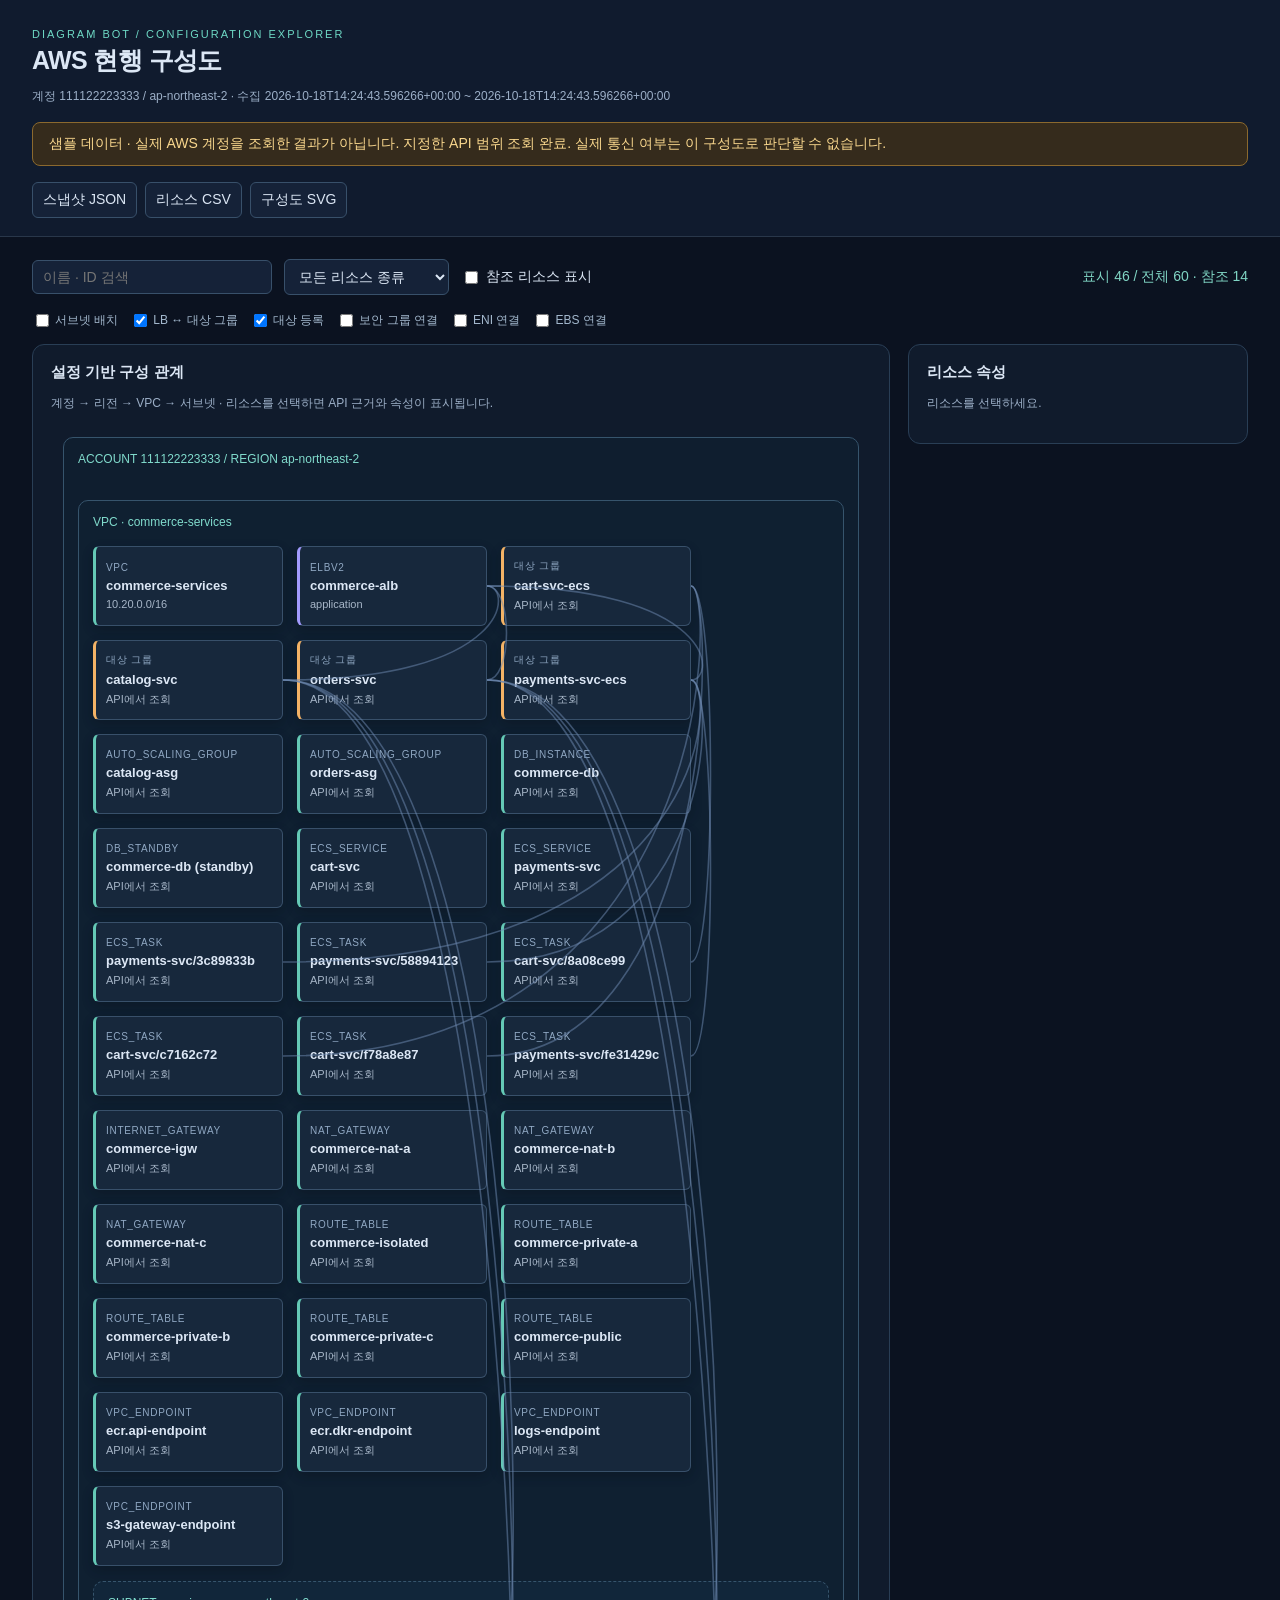
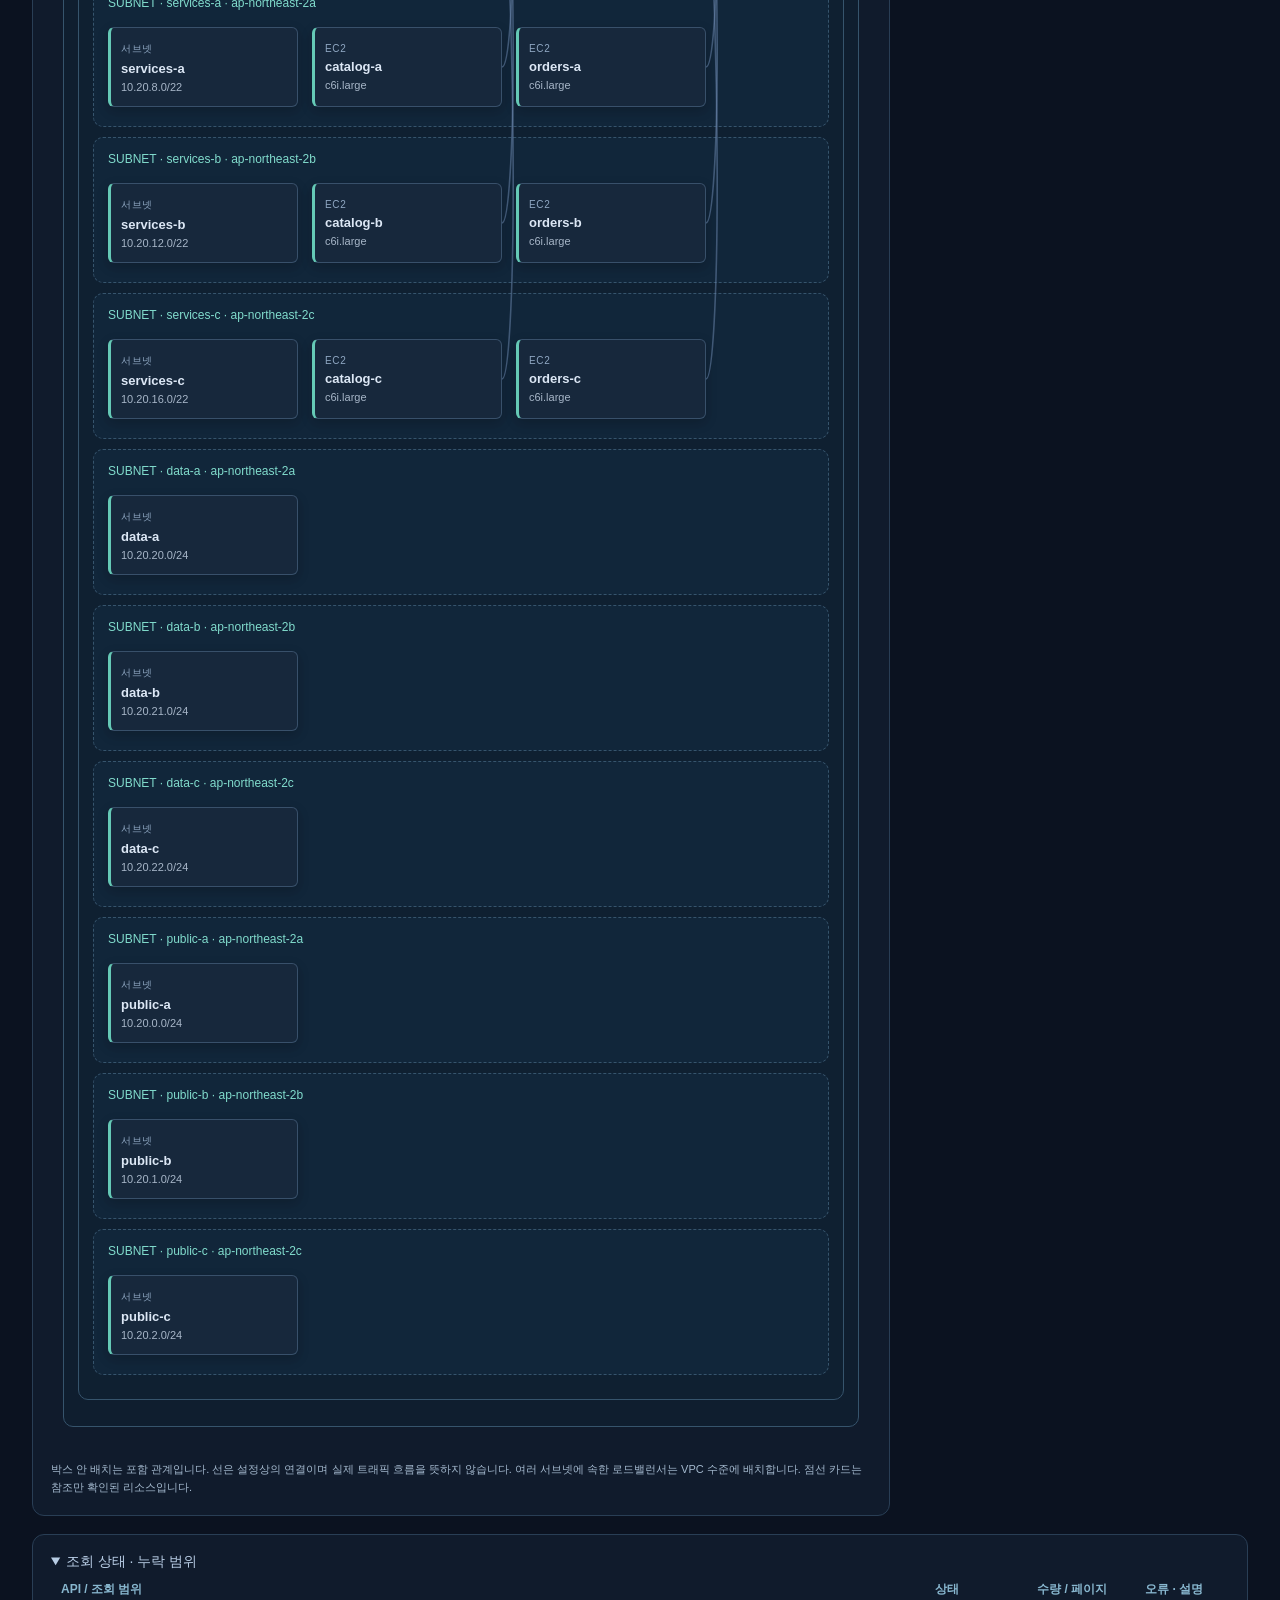
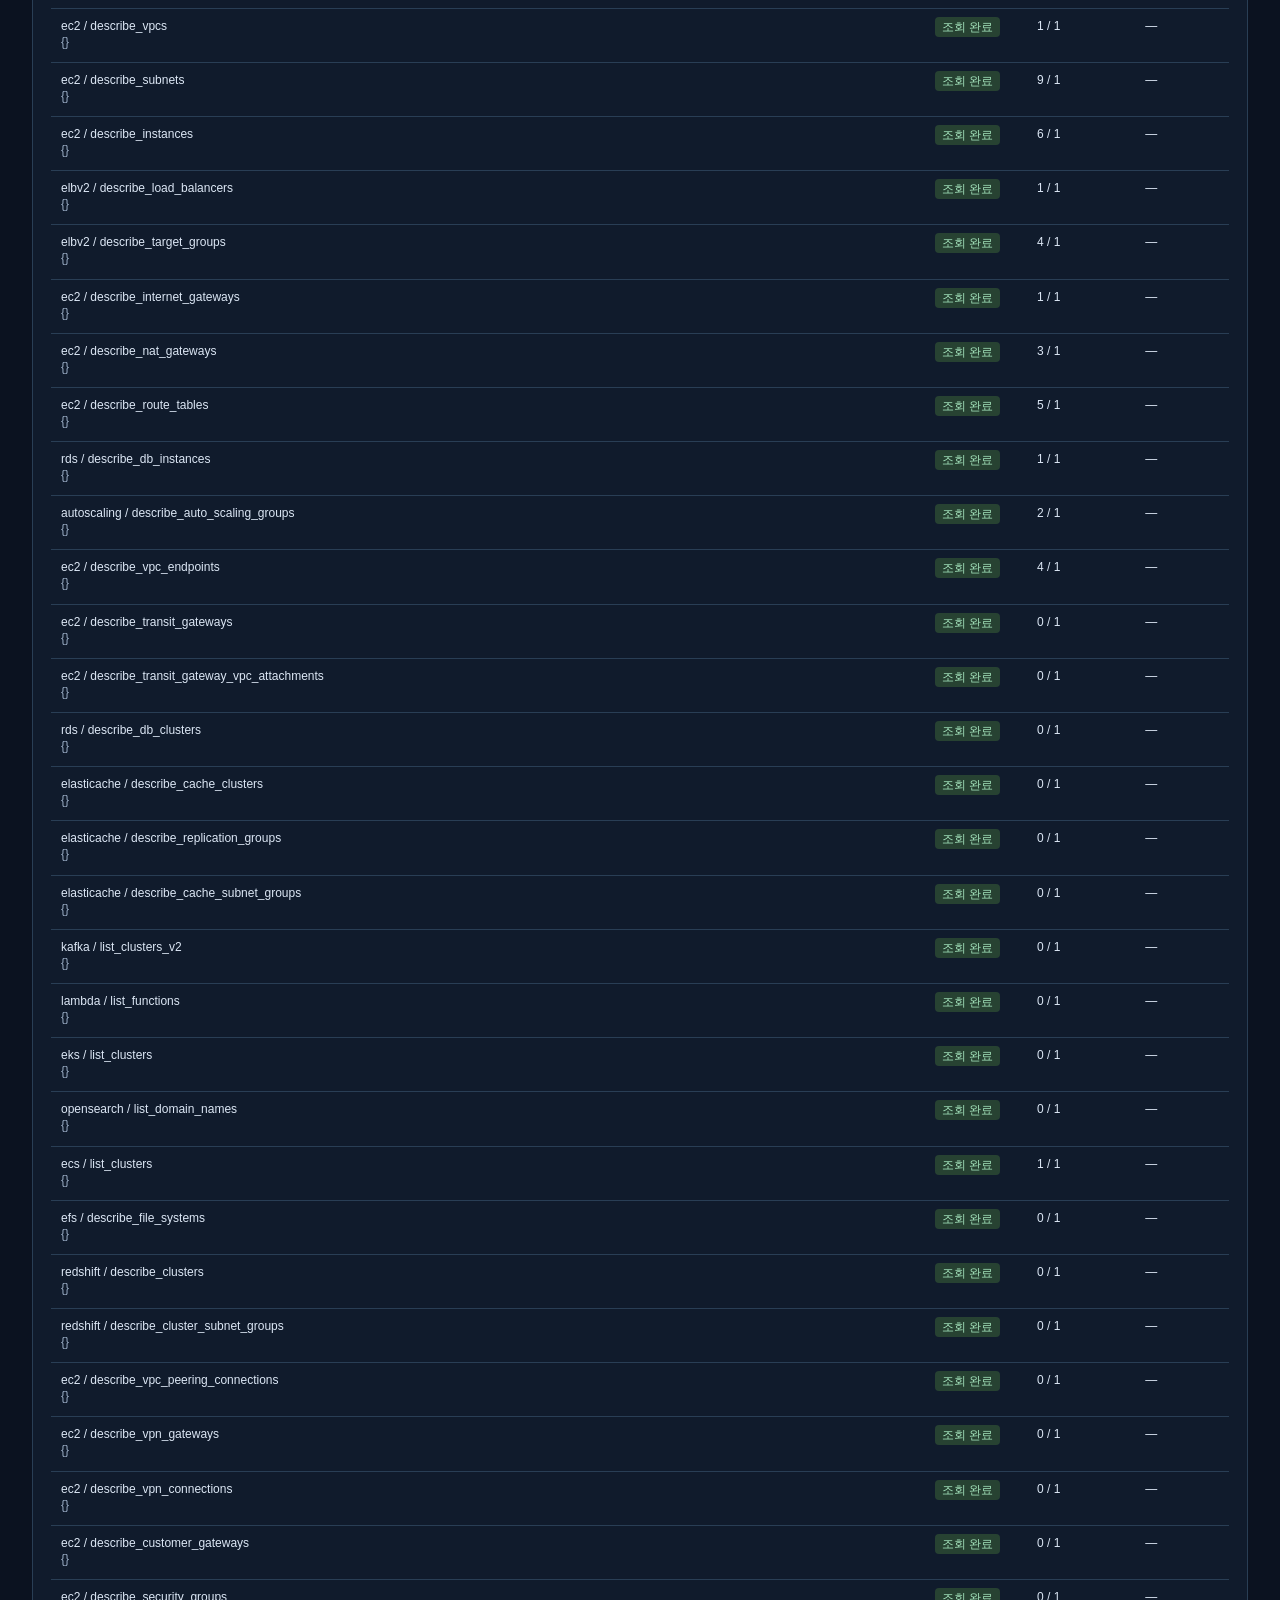
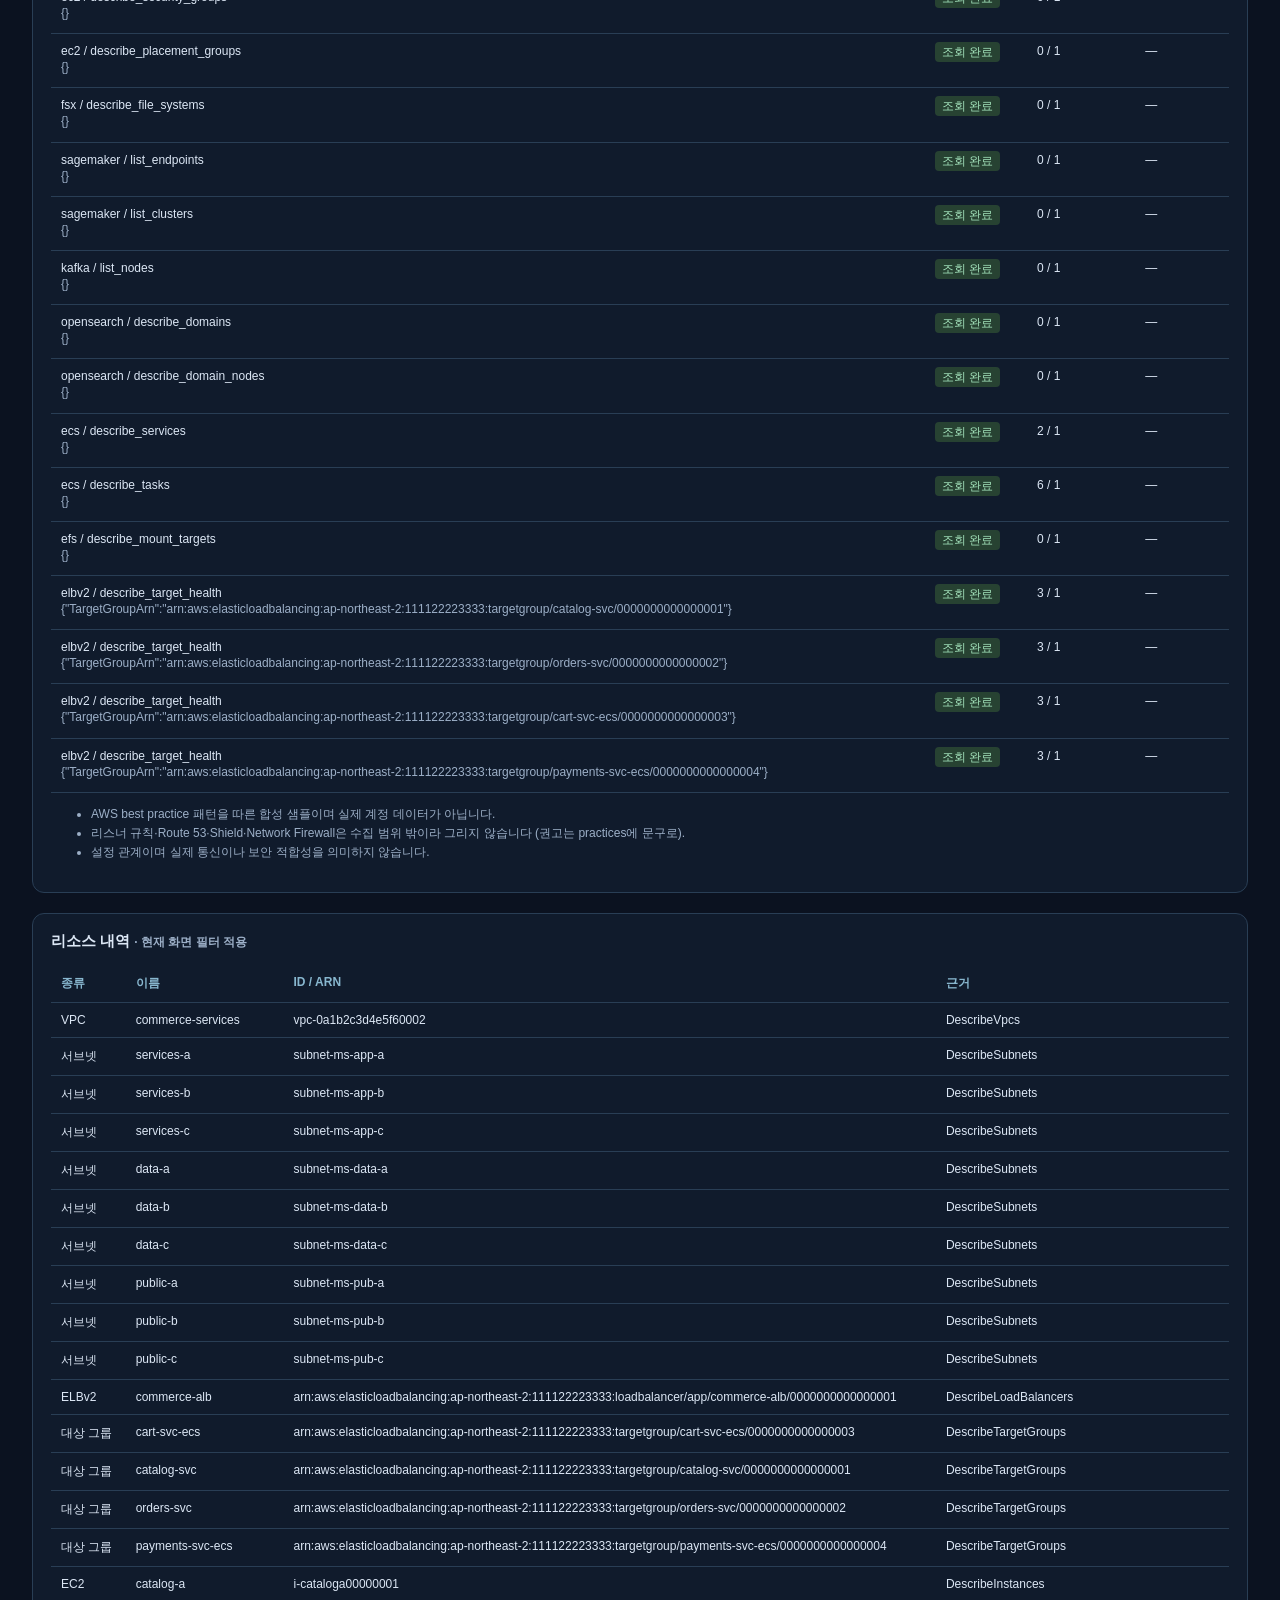
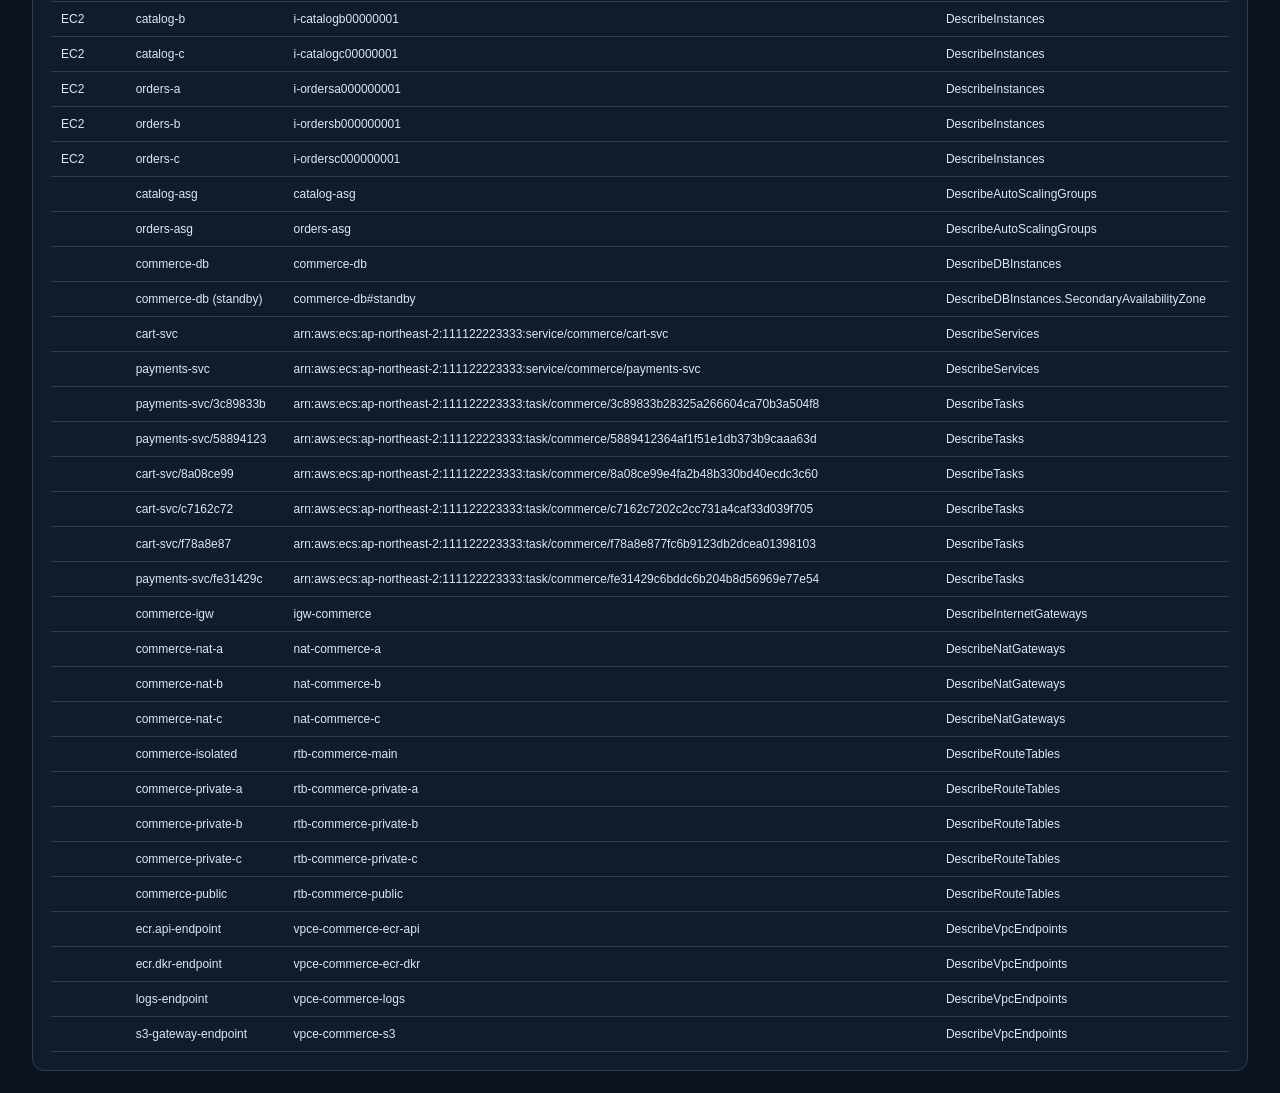
<file: examples/samples/microservices/index.html>
<!doctype html>
<html lang="ko">
<head>
<meta charset="utf-8"><meta name="viewport" content="width=device-width,initial-scale=1">
<title>Diagram Bot · AWS 현행 구성도</title>
<style>
:root{font-family:Inter,Pretendard,-apple-system,BlinkMacSystemFont,"Segoe UI",sans-serif;color:#dce7f5;background:#0b1220;font-size:14px}*{box-sizing:border-box}body{margin:0}header{padding:28px 32px 18px;border-bottom:1px solid #29374a;background:#101b2e}h1{font-size:25px;letter-spacing:-.6px;margin:4px 0 10px}.eyebrow{font-size:11px;letter-spacing:2px;color:#6ed9c5}.muted{color:#9cafc7;font-size:12px;line-height:1.6}#notice{margin-top:16px;padding:12px 16px;border:1px solid #8b692e;background:#352b1c;border-radius:8px;color:#f9d78d}button,input,select{font:inherit;color:inherit;background:#152238;border:1px solid #38506a;border-radius:6px;padding:8px 10px}button{cursor:pointer}button:hover{background:#263c55}button:focus-visible,input:focus-visible,select:focus-visible{outline:2px solid #6ed9c5}nav{display:flex;gap:8px;flex-wrap:wrap;margin:16px 0 0}main{padding:22px 32px}.toolbar{display:flex;gap:12px;flex-wrap:wrap;align-items:center;margin-bottom:16px}.toolbar input[type=search]{min-width:240px}.toolbar label{display:flex;align-items:center;gap:5px}.layout{display:grid;grid-template-columns:minmax(0,1fr) 340px;gap:18px}.panel{border:1px solid #293e55;background:#101b2c;border-radius:12px;padding:18px;min-width:0}.panel h2{font-size:15px;margin:0 0 12px}#canvas{position:relative;min-height:450px;overflow:auto;padding:12px}#groups{position:relative;z-index:1;min-width:560px;pointer-events:none}.group{border:1px solid #36546c;border-radius:10px;padding:14px;margin:12px 0;background:#10263855}.group-title{font-size:12px;color:#81dccd;overflow-wrap:anywhere;margin-bottom:12px}.subnet{border-style:dashed;background:#18334c55;margin:10px 0}.cards{display:flex;flex-wrap:wrap;gap:14px;align-items:start;padding:5px 0}.resource{pointer-events:auto;width:190px;min-height:80px;text-align:left;position:relative;border-left:3px solid #65c9b6;box-shadow:0 4px 12px #0003;background:#17283c;overflow-wrap:anywhere}.resource .kind{display:block;font-size:10px;color:#90a8c3;letter-spacing:.7px;text-transform:uppercase;margin-bottom:5px}.resource strong{display:block;font-size:13px}.resource small{display:block;color:#a7b6c8;margin-top:5px;font-size:11px}.resource.ref{border-style:dashed;border-left-color:#d0ad6b}.resource.selected{outline:2px solid #80e5d1;background:#234254}.resource[data-kind=load_balancer]{border-left-color:#a29bfe}.resource[data-kind=target_group]{border-left-color:#f4b366}#edges{position:absolute;top:0;left:0;z-index:2;pointer-events:none;overflow:visible}.edge{fill:none;stroke:#708bb3;stroke-width:1.6;opacity:.5}.edge.active{stroke:#7cf0d6;stroke-width:2.5;opacity:1}#detail{position:sticky;top:18px;align-self:start;max-height:85vh;overflow:auto}pre{white-space:pre-wrap;overflow-wrap:anywhere;background:#0b1422;padding:12px;border-radius:6px;font-size:11px;line-height:1.65}.relation{padding:10px 0;border-bottom:1px solid #293d51;font-size:12px;overflow-wrap:anywhere}details{margin:18px 0}summary{cursor:pointer;color:#b8cde5}table{width:100%;border-collapse:collapse;font-size:12px}th,td{text-align:left;padding:10px;border-bottom:1px solid #293e55;vertical-align:top;overflow-wrap:anywhere}th{color:#88b7cf}tbody tr{cursor:pointer}tbody tr:hover{background:#1c3047}.table-wrap{overflow:auto}.badge{padding:3px 7px;border-radius:4px;background:#274232;color:#a3e2bb}.badge.warn{background:#4c3b20;color:#f6d598}.empty{padding:30px;color:#9cafc7}#inventory{margin-top:20px}#stats{margin-left:auto;color:#80d5c4}.legend{font-size:11px;color:#a4b9ce;margin-top:10px;line-height:1.6}.relation-controls{display:flex;gap:12px;flex-wrap:wrap;margin-bottom:14px;color:#a4b9ce;font-size:12px}.relation-controls label{display:flex;align-items:center;gap:3px}@media(max-width:1000px){.layout{grid-template-columns:1fr}#detail{position:static;max-height:none}header,main{padding:20px}#stats{margin-left:0}}
</style>
</head>
<body>
<header><div class="eyebrow">DIAGRAM BOT / CONFIGURATION EXPLORER</div><h1>AWS 현행 구성도</h1><div id="scope" class="muted"></div><div id="notice" role="status"></div><nav><button id="json-download">스냅샷 JSON</button><button id="csv-download">리소스 CSV</button><button id="svg-download">구성도 SVG</button></nav></header>
<main>
<div class="toolbar"><input id="search" type="search" aria-label="리소스 검색" placeholder="이름 · ID 검색"><select id="kind" aria-label="리소스 종류"><option value="all">모든 리소스 종류</option></select><label><input id="references" type="checkbox">참조 리소스 표시</label><span id="stats"></span></div>
<div class="relation-controls" id="relation-controls"></div>
<div class="layout"><section class="panel"><h2>설정 기반 구성 관계</h2><div class="muted">계정 → 리전 → VPC → 서브넷 · 리소스를 선택하면 API 근거와 속성이 표시됩니다.</div><div id="canvas"><svg id="edges" aria-hidden="true"></svg><div id="groups"></div></div><div class="legend">박스 안 배치는 포함 관계입니다. 선은 설정상의 연결이며 실제 트래픽 흐름을 뜻하지 않습니다. 여러 서브넷에 속한 로드밸런서는 VPC 수준에 배치합니다. 점선 카드는 참조만 확인된 리소스입니다.</div></section><aside id="detail" class="panel"><h2>리소스 속성</h2><p class="muted">리소스를 선택하세요.</p></aside></div>
<details open class="panel"><summary>조회 상태 · 누락 범위</summary><div class="table-wrap"><table><thead><tr><th>API / 조회 범위</th><th>상태</th><th>수량 / 페이지</th><th>오류 · 설명</th></tr></thead><tbody id="coverage"></tbody></table></div><ul id="limitations" class="muted"></ul></details>
<section id="inventory" class="panel"><h2>리소스 내역 <span class="muted">· 현재 화면 필터 적용</span></h2><div class="table-wrap"><table><thead><tr><th>종류</th><th>이름</th><th>ID / ARN</th><th>근거</th></tr></thead><tbody id="rows"></tbody></table></div></section>
</main>
<script id="snapshot" type="application/json">{
  "schema_version": 1,
  "metadata": {
    "account_id": "111122223333",
    "region": "ap-northeast-2",
    "partition": "aws",
    "started_at": "2026-10-18T14:24:43.596266+00:00",
    "finished_at": "2026-10-18T14:24:43.596266+00:00",
    "status": "complete",
    "demo": true,
    "sample": "microservices",
    "sample_version": 7,
    "title": "마이크로서비스 경로 기반 라우팅 (ALB 1 · 대상 그룹 4 · 3 AZ)",
    "practices": [
      "ALB 하나에서 경로별로 서비스 대상 그룹을 나눔 (리스너 규칙은 수집 범위 밖)",
      "ECS Fargate 서비스(awsvpc)는 태스크 IP를 대상으로 등록, 배포 회로 차단기로 자동 롤백",
      "서비스마다 전용 포트·헬스 체크 경로",
      "세 AZ에 각 서비스 대상(EC2·Fargate 태스크)을 분산하고 서비스별 Auto Scaling 그룹, AZ마다 NAT (REL10-BP01)",
      "서비스 공용 데이터는 격리 서브넷의 RDS Multi-AZ",
      "이미지 풀은 ECR API·Docker 인터페이스와 S3 게이트웨이 엔드포인트, 컨테이너 로그는 CloudWatch Logs 엔드포인트로 사설 경로 사용",
      "도형 밖 권고: 인터넷용 ALB 앞에 AWS WAF·CloudFront (REL02-BP01, 수집 범위 밖)"
    ],
    "scope": [
      "VPC",
      "Subnet",
      "EC2",
      "ELBv2",
      "TargetGroup",
      "RegisteredTarget",
      "InternetGateway",
      "NatGateway",
      "RouteTable",
      "RDS",
      "AutoScalingGroup",
      "VpcEndpoint",
      "TransitGateway",
      "EKS",
      "MSK",
      "ElastiCache",
      "Lambda",
      "OpenSearch",
      "ECS",
      "EFS",
      "Redshift",
      "VpcPeering",
      "VPN",
      "ElasticIP",
      "TransitGatewayRouteTable",
      "CloudFront",
      "WAF",
      "DirectConnect"
    ],
    "limitations": [
      "AWS best practice 패턴을 따른 합성 샘플이며 실제 계정 데이터가 아닙니다.",
      "리스너 규칙·Route 53·Shield·Network Firewall은 수집 범위 밖이라 그리지 않습니다 (권고는 practices에 문구로).",
      "설정 관계이며 실제 통신이나 보안 적합성을 의미하지 않습니다."
    ]
  },
  "coverage": [
    {
      "service": "ec2",
      "operation": "describe_vpcs",
      "status": "complete",
      "pages": 1,
      "items": 1
    },
    {
      "service": "ec2",
      "operation": "describe_subnets",
      "status": "complete",
      "pages": 1,
      "items": 9
    },
    {
      "service": "ec2",
      "operation": "describe_instances",
      "status": "complete",
      "pages": 1,
      "items": 6
    },
    {
      "service": "elbv2",
      "operation": "describe_load_balancers",
      "status": "complete",
      "pages": 1,
      "items": 1
    },
    {
      "service": "elbv2",
      "operation": "describe_target_groups",
      "status": "complete",
      "pages": 1,
      "items": 4
    },
    {
      "service": "ec2",
      "operation": "describe_internet_gateways",
      "status": "complete",
      "pages": 1,
      "items": 1
    },
    {
      "service": "ec2",
      "operation": "describe_nat_gateways",
      "status": "complete",
      "pages": 1,
      "items": 3
    },
    {
      "service": "ec2",
      "operation": "describe_route_tables",
      "status": "complete",
      "pages": 1,
      "items": 5
    },
    {
      "service": "rds",
      "operation": "describe_db_instances",
      "status": "complete",
      "pages": 1,
      "items": 1
    },
    {
      "service": "autoscaling",
      "operation": "describe_auto_scaling_groups",
      "status": "complete",
      "pages": 1,
      "items": 2
    },
    {
      "service": "ec2",
      "operation": "describe_vpc_endpoints",
      "status": "complete",
      "pages": 1,
      "items": 4
    },
    {
      "service": "ec2",
      "operation": "describe_transit_gateways",
      "status": "complete",
      "pages": 1,
      "items": 0
    },
    {
      "service": "ec2",
      "operation": "describe_transit_gateway_vpc_attachments",
      "status": "complete",
      "pages": 1,
      "items": 0
    },
    {
      "service": "rds",
      "operation": "describe_db_clusters",
      "status": "complete",
      "pages": 1,
      "items": 0
    },
    {
      "service": "elasticache",
      "operation": "describe_cache_clusters",
      "status": "complete",
      "pages": 1,
      "items": 0
    },
    {
      "service": "elasticache",
      "operation": "describe_replication_groups",
      "status": "complete",
      "pages": 1,
      "items": 0
    },
    {
      "service": "elasticache",
      "operation": "describe_cache_subnet_groups",
      "status": "complete",
      "pages": 1,
      "items": 0
    },
    {
      "service": "kafka",
      "operation": "list_clusters_v2",
      "status": "complete",
      "pages": 1,
      "items": 0
    },
    {
      "service": "lambda",
      "operation": "list_functions",
      "status": "complete",
      "pages": 1,
      "items": 0
    },
    {
      "service": "eks",
      "operation": "list_clusters",
      "status": "complete",
      "pages": 1,
      "items": 0
    },
    {
      "service": "opensearch",
      "operation": "list_domain_names",
      "status": "complete",
      "pages": 1,
      "items": 0
    },
    {
      "service": "ecs",
      "operation": "list_clusters",
      "status": "complete",
      "pages": 1,
      "items": 1
    },
    {
      "service": "efs",
      "operation": "describe_file_systems",
      "status": "complete",
      "pages": 1,
      "items": 0
    },
    {
      "service": "redshift",
      "operation": "describe_clusters",
      "status": "complete",
      "pages": 1,
      "items": 0
    },
    {
      "service": "redshift",
      "operation": "describe_cluster_subnet_groups",
      "status": "complete",
      "pages": 1,
      "items": 0
    },
    {
      "service": "ec2",
      "operation": "describe_vpc_peering_connections",
      "status": "complete",
      "pages": 1,
      "items": 0
    },
    {
      "service": "ec2",
      "operation": "describe_vpn_gateways",
      "status": "complete",
      "pages": 1,
      "items": 0
    },
    {
      "service": "ec2",
      "operation": "describe_vpn_connections",
      "status": "complete",
      "pages": 1,
      "items": 0
    },
    {
      "service": "ec2",
      "operation": "describe_customer_gateways",
      "status": "complete",
      "pages": 1,
      "items": 0
    },
    {
      "service": "ec2",
      "operation": "describe_security_groups",
      "status": "complete",
      "pages": 1,
      "items": 0
    },
    {
      "service": "ec2",
      "operation": "describe_placement_groups",
      "status": "complete",
      "pages": 1,
      "items": 0
    },
    {
      "service": "fsx",
      "operation": "describe_file_systems",
      "status": "complete",
      "pages": 1,
      "items": 0
    },
    {
      "service": "sagemaker",
      "operation": "list_endpoints",
      "status": "complete",
      "pages": 1,
      "items": 0
    },
    {
      "service": "sagemaker",
      "operation": "list_clusters",
      "status": "complete",
      "pages": 1,
      "items": 0
    },
    {
      "service": "kafka",
      "operation": "list_nodes",
      "status": "complete",
      "pages": 1,
      "items": 0
    },
    {
      "service": "opensearch",
      "operation": "describe_domains",
      "status": "complete",
      "pages": 1,
      "items": 0
    },
    {
      "service": "opensearch",
      "operation": "describe_domain_nodes",
      "status": "complete",
      "pages": 1,
      "items": 0
    },
    {
      "service": "ecs",
      "operation": "describe_services",
      "status": "complete",
      "pages": 1,
      "items": 2
    },
    {
      "service": "ecs",
      "operation": "describe_tasks",
      "status": "complete",
      "pages": 1,
      "items": 6
    },
    {
      "service": "efs",
      "operation": "describe_mount_targets",
      "status": "complete",
      "pages": 1,
      "items": 0
    },
    {
      "service": "elbv2",
      "operation": "describe_target_health",
      "parameters": {
        "TargetGroupArn": "arn:aws:elasticloadbalancing:ap-northeast-2:111122223333:targetgroup/catalog-svc/0000000000000001"
      },
      "status": "complete",
      "pages": 1,
      "items": 3
    },
    {
      "service": "elbv2",
      "operation": "describe_target_health",
      "parameters": {
        "TargetGroupArn": "arn:aws:elasticloadbalancing:ap-northeast-2:111122223333:targetgroup/orders-svc/0000000000000002"
      },
      "status": "complete",
      "pages": 1,
      "items": 3
    },
    {
      "service": "elbv2",
      "operation": "describe_target_health",
      "parameters": {
        "TargetGroupArn": "arn:aws:elasticloadbalancing:ap-northeast-2:111122223333:targetgroup/cart-svc-ecs/0000000000000003"
      },
      "status": "complete",
      "pages": 1,
      "items": 3
    },
    {
      "service": "elbv2",
      "operation": "describe_target_health",
      "parameters": {
        "TargetGroupArn": "arn:aws:elasticloadbalancing:ap-northeast-2:111122223333:targetgroup/payments-svc-ecs/0000000000000004"
      },
      "status": "complete",
      "pages": 1,
      "items": 3
    }
  ],
  "raw": {
    "vpcs": [
      {
        "VpcId": "vpc-0a1b2c3d4e5f60002",
        "CidrBlock": "10.20.0.0/16",
        "Tags": [
          {
            "Key": "Name",
            "Value": "commerce-services"
          },
          {
            "Key": "Environment",
            "Value": "production"
          }
        ]
      }
    ],
    "subnets": [
      {
        "SubnetId": "subnet-ms-pub-a",
        "VpcId": "vpc-0a1b2c3d4e5f60002",
        "AvailabilityZone": "ap-northeast-2a",
        "CidrBlock": "10.20.0.0/24",
        "MapPublicIpOnLaunch": true,
        "Tags": [
          {
            "Key": "Name",
            "Value": "public-a"
          },
          {
            "Key": "Tier",
            "Value": "public"
          }
        ],
        "AvailableIpAddressCount": 251
      },
      {
        "SubnetId": "subnet-ms-pub-b",
        "VpcId": "vpc-0a1b2c3d4e5f60002",
        "AvailabilityZone": "ap-northeast-2b",
        "CidrBlock": "10.20.1.0/24",
        "MapPublicIpOnLaunch": true,
        "Tags": [
          {
            "Key": "Name",
            "Value": "public-b"
          },
          {
            "Key": "Tier",
            "Value": "public"
          }
        ],
        "AvailableIpAddressCount": 251
      },
      {
        "SubnetId": "subnet-ms-pub-c",
        "VpcId": "vpc-0a1b2c3d4e5f60002",
        "AvailabilityZone": "ap-northeast-2c",
        "CidrBlock": "10.20.2.0/24",
        "MapPublicIpOnLaunch": true,
        "Tags": [
          {
            "Key": "Name",
            "Value": "public-c"
          },
          {
            "Key": "Tier",
            "Value": "public"
          }
        ],
        "AvailableIpAddressCount": 251
      },
      {
        "SubnetId": "subnet-ms-app-a",
        "VpcId": "vpc-0a1b2c3d4e5f60002",
        "AvailabilityZone": "ap-northeast-2a",
        "CidrBlock": "10.20.8.0/22",
        "MapPublicIpOnLaunch": false,
        "Tags": [
          {
            "Key": "Name",
            "Value": "services-a"
          },
          {
            "Key": "Tier",
            "Value": "app"
          }
        ],
        "AvailableIpAddressCount": 1017
      },
      {
        "SubnetId": "subnet-ms-app-b",
        "VpcId": "vpc-0a1b2c3d4e5f60002",
        "AvailabilityZone": "ap-northeast-2b",
        "CidrBlock": "10.20.12.0/22",
        "MapPublicIpOnLaunch": false,
        "Tags": [
          {
            "Key": "Name",
            "Value": "services-b"
          },
          {
            "Key": "Tier",
            "Value": "app"
          }
        ],
        "AvailableIpAddressCount": 1017
      },
      {
        "SubnetId": "subnet-ms-app-c",
        "VpcId": "vpc-0a1b2c3d4e5f60002",
        "AvailabilityZone": "ap-northeast-2c",
        "CidrBlock": "10.20.16.0/22",
        "MapPublicIpOnLaunch": false,
        "Tags": [
          {
            "Key": "Name",
            "Value": "services-c"
          },
          {
            "Key": "Tier",
            "Value": "app"
          }
        ],
        "AvailableIpAddressCount": 1017
      },
      {
        "SubnetId": "subnet-ms-data-a",
        "VpcId": "vpc-0a1b2c3d4e5f60002",
        "AvailabilityZone": "ap-northeast-2a",
        "CidrBlock": "10.20.20.0/24",
        "MapPublicIpOnLaunch": false,
        "Tags": [
          {
            "Key": "Name",
            "Value": "data-a"
          },
          {
            "Key": "Tier",
            "Value": "data"
          }
        ],
        "AvailableIpAddressCount": 251
      },
      {
        "SubnetId": "subnet-ms-data-b",
        "VpcId": "vpc-0a1b2c3d4e5f60002",
        "AvailabilityZone": "ap-northeast-2b",
        "CidrBlock": "10.20.21.0/24",
        "MapPublicIpOnLaunch": false,
        "Tags": [
          {
            "Key": "Name",
            "Value": "data-b"
          },
          {
            "Key": "Tier",
            "Value": "data"
          }
        ],
        "AvailableIpAddressCount": 251
      },
      {
        "SubnetId": "subnet-ms-data-c",
        "VpcId": "vpc-0a1b2c3d4e5f60002",
        "AvailabilityZone": "ap-northeast-2c",
        "CidrBlock": "10.20.22.0/24",
        "MapPublicIpOnLaunch": false,
        "Tags": [
          {
            "Key": "Name",
            "Value": "data-c"
          },
          {
            "Key": "Tier",
            "Value": "data"
          }
        ],
        "AvailableIpAddressCount": 251
      }
    ],
    "instances": [
      {
        "InstanceId": "i-cataloga00000001",
        "VpcId": "vpc-0a1b2c3d4e5f60002",
        "SubnetId": "subnet-ms-app-a",
        "InstanceType": "c6i.large",
        "State": {
          "Name": "running"
        },
        "PrivateIpAddress": "10.20.8.10",
        "Placement": {
          "AvailabilityZone": "ap-northeast-2a"
        },
        "MetadataOptions": {
          "HttpTokens": "required"
        },
        "Tags": [
          {
            "Key": "Name",
            "Value": "catalog-a"
          }
        ],
        "SecurityGroups": [
          {
            "GroupId": "sg-services"
          }
        ],
        "NetworkInterfaces": [
          {
            "NetworkInterfaceId": "eni-cataloga00000001",
            "InterfaceType": "interface"
          }
        ],
        "BlockDeviceMappings": [
          {
            "Ebs": {
              "VolumeId": "vol-cataloga00000001"
            }
          }
        ]
      },
      {
        "InstanceId": "i-catalogb00000001",
        "VpcId": "vpc-0a1b2c3d4e5f60002",
        "SubnetId": "subnet-ms-app-b",
        "InstanceType": "c6i.large",
        "State": {
          "Name": "running"
        },
        "PrivateIpAddress": "10.20.12.10",
        "Placement": {
          "AvailabilityZone": "ap-northeast-2b"
        },
        "MetadataOptions": {
          "HttpTokens": "required"
        },
        "Tags": [
          {
            "Key": "Name",
            "Value": "catalog-b"
          }
        ],
        "SecurityGroups": [
          {
            "GroupId": "sg-services"
          }
        ],
        "NetworkInterfaces": [
          {
            "NetworkInterfaceId": "eni-catalogb00000001",
            "InterfaceType": "interface"
          }
        ],
        "BlockDeviceMappings": [
          {
            "Ebs": {
              "VolumeId": "vol-catalogb00000001"
            }
          }
        ]
      },
      {
        "InstanceId": "i-catalogc00000001",
        "VpcId": "vpc-0a1b2c3d4e5f60002",
        "SubnetId": "subnet-ms-app-c",
        "InstanceType": "c6i.large",
        "State": {
          "Name": "running"
        },
        "PrivateIpAddress": "10.20.16.10",
        "Placement": {
          "AvailabilityZone": "ap-northeast-2c"
        },
        "MetadataOptions": {
          "HttpTokens": "required"
        },
        "Tags": [
          {
            "Key": "Name",
            "Value": "catalog-c"
          }
        ],
        "SecurityGroups": [
          {
            "GroupId": "sg-services"
          }
        ],
        "NetworkInterfaces": [
          {
            "NetworkInterfaceId": "eni-catalogc00000001",
            "InterfaceType": "interface"
          }
        ],
        "BlockDeviceMappings": [
          {
            "Ebs": {
              "VolumeId": "vol-catalogc00000001"
            }
          }
        ]
      },
      {
        "InstanceId": "i-ordersa000000001",
        "VpcId": "vpc-0a1b2c3d4e5f60002",
        "SubnetId": "subnet-ms-app-a",
        "InstanceType": "c6i.large",
        "State": {
          "Name": "running"
        },
        "PrivateIpAddress": "10.20.8.11",
        "Placement": {
          "AvailabilityZone": "ap-northeast-2a"
        },
        "MetadataOptions": {
          "HttpTokens": "required"
        },
        "Tags": [
          {
            "Key": "Name",
            "Value": "orders-a"
          }
        ],
        "SecurityGroups": [
          {
            "GroupId": "sg-services"
          }
        ],
        "NetworkInterfaces": [
          {
            "NetworkInterfaceId": "eni-ordersa000000001",
            "InterfaceType": "interface"
          }
        ],
        "BlockDeviceMappings": [
          {
            "Ebs": {
              "VolumeId": "vol-ordersa000000001"
            }
          }
        ]
      },
      {
        "InstanceId": "i-ordersb000000001",
        "VpcId": "vpc-0a1b2c3d4e5f60002",
        "SubnetId": "subnet-ms-app-b",
        "InstanceType": "c6i.large",
        "State": {
          "Name": "running"
        },
        "PrivateIpAddress": "10.20.12.11",
        "Placement": {
          "AvailabilityZone": "ap-northeast-2b"
        },
        "MetadataOptions": {
          "HttpTokens": "required"
        },
        "Tags": [
          {
            "Key": "Name",
            "Value": "orders-b"
          }
        ],
        "SecurityGroups": [
          {
            "GroupId": "sg-services"
          }
        ],
        "NetworkInterfaces": [
          {
            "NetworkInterfaceId": "eni-ordersb000000001",
            "InterfaceType": "interface"
          }
        ],
        "BlockDeviceMappings": [
          {
            "Ebs": {
              "VolumeId": "vol-ordersb000000001"
            }
          }
        ]
      },
      {
        "InstanceId": "i-ordersc000000001",
        "VpcId": "vpc-0a1b2c3d4e5f60002",
        "SubnetId": "subnet-ms-app-c",
        "InstanceType": "c6i.large",
        "State": {
          "Name": "running"
        },
        "PrivateIpAddress": "10.20.16.11",
        "Placement": {
          "AvailabilityZone": "ap-northeast-2c"
        },
        "MetadataOptions": {
          "HttpTokens": "required"
        },
        "Tags": [
          {
            "Key": "Name",
            "Value": "orders-c"
          }
        ],
        "SecurityGroups": [
          {
            "GroupId": "sg-services"
          }
        ],
        "NetworkInterfaces": [
          {
            "NetworkInterfaceId": "eni-ordersc000000001",
            "InterfaceType": "interface"
          }
        ],
        "BlockDeviceMappings": [
          {
            "Ebs": {
              "VolumeId": "vol-ordersc000000001"
            }
          }
        ]
      }
    ],
    "load_balancers": [
      {
        "LoadBalancerArn": "arn:aws:elasticloadbalancing:ap-northeast-2:111122223333:loadbalancer/app/commerce-alb/0000000000000001",
        "LoadBalancerName": "commerce-alb",
        "Type": "application",
        "VpcId": "vpc-0a1b2c3d4e5f60002",
        "Scheme": "internet-facing",
        "AvailabilityZones": [
          {
            "ZoneName": "ap-northeast-2a",
            "SubnetId": "subnet-ms-pub-a"
          },
          {
            "ZoneName": "ap-northeast-2b",
            "SubnetId": "subnet-ms-pub-b"
          },
          {
            "ZoneName": "ap-northeast-2c",
            "SubnetId": "subnet-ms-pub-c"
          }
        ],
        "SecurityGroups": [
          "sg-commerce-alb"
        ]
      }
    ],
    "target_groups": [
      {
        "TargetGroupArn": "arn:aws:elasticloadbalancing:ap-northeast-2:111122223333:targetgroup/catalog-svc/0000000000000001",
        "TargetGroupName": "catalog-svc",
        "VpcId": "vpc-0a1b2c3d4e5f60002",
        "TargetType": "instance",
        "Protocol": "HTTP",
        "Port": 8080,
        "HealthCheckPath": "/catalog/health",
        "LoadBalancerArns": [
          "arn:aws:elasticloadbalancing:ap-northeast-2:111122223333:loadbalancer/app/commerce-alb/0000000000000001"
        ]
      },
      {
        "TargetGroupArn": "arn:aws:elasticloadbalancing:ap-northeast-2:111122223333:targetgroup/orders-svc/0000000000000002",
        "TargetGroupName": "orders-svc",
        "VpcId": "vpc-0a1b2c3d4e5f60002",
        "TargetType": "instance",
        "Protocol": "HTTP",
        "Port": 8081,
        "HealthCheckPath": "/orders/health",
        "LoadBalancerArns": [
          "arn:aws:elasticloadbalancing:ap-northeast-2:111122223333:loadbalancer/app/commerce-alb/0000000000000001"
        ]
      },
      {
        "TargetGroupArn": "arn:aws:elasticloadbalancing:ap-northeast-2:111122223333:targetgroup/cart-svc-ecs/0000000000000003",
        "TargetGroupName": "cart-svc-ecs",
        "VpcId": "vpc-0a1b2c3d4e5f60002",
        "TargetType": "ip",
        "Protocol": "HTTP",
        "Port": 9000,
        "HealthCheckPath": "/cart/health",
        "LoadBalancerArns": [
          "arn:aws:elasticloadbalancing:ap-northeast-2:111122223333:loadbalancer/app/commerce-alb/0000000000000001"
        ]
      },
      {
        "TargetGroupArn": "arn:aws:elasticloadbalancing:ap-northeast-2:111122223333:targetgroup/payments-svc-ecs/0000000000000004",
        "TargetGroupName": "payments-svc-ecs",
        "VpcId": "vpc-0a1b2c3d4e5f60002",
        "TargetType": "ip",
        "Protocol": "HTTP",
        "Port": 9100,
        "HealthCheckPath": "/payments/health",
        "LoadBalancerArns": [
          "arn:aws:elasticloadbalancing:ap-northeast-2:111122223333:loadbalancer/app/commerce-alb/0000000000000001"
        ]
      }
    ],
    "internet_gateways": [
      {
        "InternetGatewayId": "igw-commerce",
        "Attachments": [
          {
            "VpcId": "vpc-0a1b2c3d4e5f60002",
            "State": "available"
          }
        ],
        "Tags": [
          {
            "Key": "Name",
            "Value": "commerce-igw"
          }
        ]
      }
    ],
    "nat_gateways": [
      {
        "NatGatewayId": "nat-commerce-a",
        "VpcId": "vpc-0a1b2c3d4e5f60002",
        "SubnetId": "subnet-ms-pub-a",
        "State": "available",
        "ConnectivityType": "public",
        "Tags": [
          {
            "Key": "Name",
            "Value": "commerce-nat-a"
          }
        ]
      },
      {
        "NatGatewayId": "nat-commerce-b",
        "VpcId": "vpc-0a1b2c3d4e5f60002",
        "SubnetId": "subnet-ms-pub-b",
        "State": "available",
        "ConnectivityType": "public",
        "Tags": [
          {
            "Key": "Name",
            "Value": "commerce-nat-b"
          }
        ]
      },
      {
        "NatGatewayId": "nat-commerce-c",
        "VpcId": "vpc-0a1b2c3d4e5f60002",
        "SubnetId": "subnet-ms-pub-c",
        "State": "available",
        "ConnectivityType": "public",
        "Tags": [
          {
            "Key": "Name",
            "Value": "commerce-nat-c"
          }
        ]
      }
    ],
    "route_tables": [
      {
        "RouteTableId": "rtb-commerce-public",
        "VpcId": "vpc-0a1b2c3d4e5f60002",
        "Routes": [
          {
            "DestinationCidrBlock": "10.20.0.0/16",
            "GatewayId": "local",
            "State": "active"
          },
          {
            "DestinationCidrBlock": "0.0.0.0/0",
            "GatewayId": "igw-commerce",
            "State": "active"
          }
        ],
        "Associations": [
          {
            "RouteTableAssociationId": "rtbassoc-commerce-public-0",
            "SubnetId": "subnet-ms-pub-a"
          },
          {
            "RouteTableAssociationId": "rtbassoc-commerce-public-1",
            "SubnetId": "subnet-ms-pub-b"
          },
          {
            "RouteTableAssociationId": "rtbassoc-commerce-public-2",
            "SubnetId": "subnet-ms-pub-c"
          }
        ],
        "Tags": [
          {
            "Key": "Name",
            "Value": "commerce-public"
          }
        ]
      },
      {
        "RouteTableId": "rtb-commerce-private-a",
        "VpcId": "vpc-0a1b2c3d4e5f60002",
        "Routes": [
          {
            "DestinationCidrBlock": "10.20.0.0/16",
            "GatewayId": "local",
            "State": "active"
          },
          {
            "DestinationCidrBlock": "0.0.0.0/0",
            "NatGatewayId": "nat-commerce-a",
            "State": "active"
          },
          {
            "DestinationPrefixListId": "pl-s3",
            "GatewayId": "vpce-commerce-s3",
            "State": "active"
          }
        ],
        "Associations": [
          {
            "RouteTableAssociationId": "rtbassoc-commerce-private-a-0",
            "SubnetId": "subnet-ms-app-a"
          }
        ],
        "Tags": [
          {
            "Key": "Name",
            "Value": "commerce-private-a"
          }
        ]
      },
      {
        "RouteTableId": "rtb-commerce-private-b",
        "VpcId": "vpc-0a1b2c3d4e5f60002",
        "Routes": [
          {
            "DestinationCidrBlock": "10.20.0.0/16",
            "GatewayId": "local",
            "State": "active"
          },
          {
            "DestinationCidrBlock": "0.0.0.0/0",
            "NatGatewayId": "nat-commerce-b",
            "State": "active"
          },
          {
            "DestinationPrefixListId": "pl-s3",
            "GatewayId": "vpce-commerce-s3",
            "State": "active"
          }
        ],
        "Associations": [
          {
            "RouteTableAssociationId": "rtbassoc-commerce-private-b-0",
            "SubnetId": "subnet-ms-app-b"
          }
        ],
        "Tags": [
          {
            "Key": "Name",
            "Value": "commerce-private-b"
          }
        ]
      },
      {
        "RouteTableId": "rtb-commerce-private-c",
        "VpcId": "vpc-0a1b2c3d4e5f60002",
        "Routes": [
          {
            "DestinationCidrBlock": "10.20.0.0/16",
            "GatewayId": "local",
            "State": "active"
          },
          {
            "DestinationCidrBlock": "0.0.0.0/0",
            "NatGatewayId": "nat-commerce-c",
            "State": "active"
          },
          {
            "DestinationPrefixListId": "pl-s3",
            "GatewayId": "vpce-commerce-s3",
            "State": "active"
          }
        ],
        "Associations": [
          {
            "RouteTableAssociationId": "rtbassoc-commerce-private-c-0",
            "SubnetId": "subnet-ms-app-c"
          }
        ],
        "Tags": [
          {
            "Key": "Name",
            "Value": "commerce-private-c"
          }
        ]
      },
      {
        "RouteTableId": "rtb-commerce-main",
        "VpcId": "vpc-0a1b2c3d4e5f60002",
        "Routes": [
          {
            "DestinationCidrBlock": "10.20.0.0/16",
            "GatewayId": "local",
            "State": "active"
          }
        ],
        "Associations": [
          {
            "RouteTableAssociationId": "rtbassoc-commerce-main-main",
            "Main": true
          }
        ],
        "Tags": [
          {
            "Key": "Name",
            "Value": "commerce-isolated"
          }
        ]
      }
    ],
    "db_instances": [
      {
        "DBInstanceIdentifier": "commerce-db",
        "DBInstanceArn": "arn:aws:rds:ap-northeast-2:111122223333:db:commerce-db",
        "Engine": "postgres",
        "DBInstanceClass": "db.r6g.xlarge",
        "AvailabilityZone": "ap-northeast-2a",
        "MultiAZ": true,
        "SecondaryAvailabilityZone": "ap-northeast-2b",
        "PubliclyAccessible": false,
        "StorageEncrypted": true,
        "DBSubnetGroup": {
          "DBSubnetGroupName": "commerce-db-subnets",
          "VpcId": "vpc-0a1b2c3d4e5f60002",
          "Subnets": [
            {
              "SubnetIdentifier": "subnet-ms-data-a",
              "SubnetAvailabilityZone": {
                "Name": "ap-northeast-2a"
              }
            },
            {
              "SubnetIdentifier": "subnet-ms-data-b",
              "SubnetAvailabilityZone": {
                "Name": "ap-northeast-2b"
              }
            },
            {
              "SubnetIdentifier": "subnet-ms-data-c",
              "SubnetAvailabilityZone": {
                "Name": "ap-northeast-2c"
              }
            }
          ]
        },
        "ReadReplicaDBInstanceIdentifiers": []
      }
    ],
    "auto_scaling_groups": [
      {
        "AutoScalingGroupName": "catalog-asg",
        "MinSize": 3,
        "MaxSize": 9,
        "DesiredCapacity": 3,
        "VPCZoneIdentifier": "subnet-ms-app-a,subnet-ms-app-b,subnet-ms-app-c",
        "TargetGroupARNs": [
          "arn:aws:elasticloadbalancing:ap-northeast-2:111122223333:targetgroup/catalog-svc/0000000000000001"
        ],
        "HealthCheckType": "ELB",
        "Instances": [
          {
            "InstanceId": "i-cataloga00000001",
            "AvailabilityZone": "ap-northeast-2a",
            "LifecycleState": "InService"
          },
          {
            "InstanceId": "i-catalogb00000001",
            "AvailabilityZone": "ap-northeast-2b",
            "LifecycleState": "InService"
          },
          {
            "InstanceId": "i-catalogc00000001",
            "AvailabilityZone": "ap-northeast-2c",
            "LifecycleState": "InService"
          }
        ]
      },
      {
        "AutoScalingGroupName": "orders-asg",
        "MinSize": 3,
        "MaxSize": 9,
        "DesiredCapacity": 3,
        "VPCZoneIdentifier": "subnet-ms-app-a,subnet-ms-app-b,subnet-ms-app-c",
        "TargetGroupARNs": [
          "arn:aws:elasticloadbalancing:ap-northeast-2:111122223333:targetgroup/orders-svc/0000000000000002"
        ],
        "HealthCheckType": "ELB",
        "Instances": [
          {
            "InstanceId": "i-ordersa000000001",
            "AvailabilityZone": "ap-northeast-2a",
            "LifecycleState": "InService"
          },
          {
            "InstanceId": "i-ordersb000000001",
            "AvailabilityZone": "ap-northeast-2b",
            "LifecycleState": "InService"
          },
          {
            "InstanceId": "i-ordersc000000001",
            "AvailabilityZone": "ap-northeast-2c",
            "LifecycleState": "InService"
          }
        ]
      }
    ],
    "vpc_endpoints": [
      {
        "VpcEndpointId": "vpce-commerce-s3",
        "VpcId": "vpc-0a1b2c3d4e5f60002",
        "VpcEndpointType": "Gateway",
        "State": "available",
        "ServiceName": "com.amazonaws.ap-northeast-2.s3",
        "RouteTableIds": [
          "rtb-commerce-private-a",
          "rtb-commerce-private-b",
          "rtb-commerce-private-c"
        ],
        "Tags": [
          {
            "Key": "Name",
            "Value": "s3-gateway-endpoint"
          }
        ]
      },
      {
        "VpcEndpointId": "vpce-commerce-ecr-api",
        "VpcId": "vpc-0a1b2c3d4e5f60002",
        "VpcEndpointType": "Interface",
        "State": "available",
        "ServiceName": "com.amazonaws.ap-northeast-2.ecr.api",
        "SubnetIds": [
          "subnet-ms-app-a",
          "subnet-ms-app-b",
          "subnet-ms-app-c"
        ],
        "PrivateDnsEnabled": true,
        "Tags": [
          {
            "Key": "Name",
            "Value": "ecr.api-endpoint"
          }
        ]
      },
      {
        "VpcEndpointId": "vpce-commerce-ecr-dkr",
        "VpcId": "vpc-0a1b2c3d4e5f60002",
        "VpcEndpointType": "Interface",
        "State": "available",
        "ServiceName": "com.amazonaws.ap-northeast-2.ecr.dkr",
        "SubnetIds": [
          "subnet-ms-app-a",
          "subnet-ms-app-b",
          "subnet-ms-app-c"
        ],
        "PrivateDnsEnabled": true,
        "Tags": [
          {
            "Key": "Name",
            "Value": "ecr.dkr-endpoint"
          }
        ]
      },
      {
        "VpcEndpointId": "vpce-commerce-logs",
        "VpcId": "vpc-0a1b2c3d4e5f60002",
        "VpcEndpointType": "Interface",
        "State": "available",
        "ServiceName": "com.amazonaws.ap-northeast-2.logs",
        "SubnetIds": [
          "subnet-ms-app-a",
          "subnet-ms-app-b",
          "subnet-ms-app-c"
        ],
        "PrivateDnsEnabled": true,
        "Tags": [
          {
            "Key": "Name",
            "Value": "logs-endpoint"
          }
        ]
      }
    ],
    "transit_gateways": [],
    "transit_gateway_attachments": [],
    "db_clusters": [],
    "cache_clusters": [],
    "replication_groups": [],
    "cache_subnet_groups": [],
    "msk_clusters": [],
    "lambda_functions": [],
    "eks_clusters": [],
    "opensearch_domains": [],
    "ecs_services": [
      {
        "serviceArn": "arn:aws:ecs:ap-northeast-2:111122223333:service/commerce/cart-svc",
        "serviceName": "cart-svc",
        "clusterArn": "arn:aws:ecs:ap-northeast-2:111122223333:cluster/commerce",
        "status": "ACTIVE",
        "launchType": "FARGATE",
        "desiredCount": 3,
        "runningCount": 3,
        "platformVersion": "1.4.0",
        "networkConfiguration": {
          "awsvpcConfiguration": {
            "subnets": [
              "subnet-ms-app-a",
              "subnet-ms-app-b",
              "subnet-ms-app-c"
            ],
            "securityGroups": [
              "sg-cart-svc"
            ],
            "assignPublicIp": "DISABLED"
          }
        },
        "loadBalancers": [
          {
            "targetGroupArn": "arn:aws:elasticloadbalancing:ap-northeast-2:111122223333:targetgroup/cart-svc-ecs/0000000000000003",
            "containerName": "cart-svc",
            "containerPort": 9000
          }
        ],
        "deploymentConfiguration": {
          "deploymentCircuitBreaker": {
            "enable": true,
            "rollback": true
          }
        },
        "availabilityZoneRebalancing": "ENABLED"
      },
      {
        "serviceArn": "arn:aws:ecs:ap-northeast-2:111122223333:service/commerce/payments-svc",
        "serviceName": "payments-svc",
        "clusterArn": "arn:aws:ecs:ap-northeast-2:111122223333:cluster/commerce",
        "status": "ACTIVE",
        "launchType": "FARGATE",
        "desiredCount": 3,
        "runningCount": 3,
        "platformVersion": "1.4.0",
        "networkConfiguration": {
          "awsvpcConfiguration": {
            "subnets": [
              "subnet-ms-app-a",
              "subnet-ms-app-b",
              "subnet-ms-app-c"
            ],
            "securityGroups": [
              "sg-payments-svc"
            ],
            "assignPublicIp": "DISABLED"
          }
        },
        "loadBalancers": [
          {
            "targetGroupArn": "arn:aws:elasticloadbalancing:ap-northeast-2:111122223333:targetgroup/payments-svc-ecs/0000000000000004",
            "containerName": "payments-svc",
            "containerPort": 9100
          }
        ],
        "deploymentConfiguration": {
          "deploymentCircuitBreaker": {
            "enable": true,
            "rollback": true
          }
        },
        "availabilityZoneRebalancing": "ENABLED"
      }
    ],
    "efs_file_systems": [],
    "redshift_clusters": [],
    "redshift_subnet_groups": [],
    "vpc_peering_connections": [],
    "vpn_gateways": [],
    "vpn_connections": [],
    "customer_gateways": [],
    "security_groups": [],
    "placement_groups": [],
    "fsx_file_systems": [],
    "sagemaker_endpoints": [],
    "sagemaker_clusters": [],
    "target_health": [
      {
        "TargetGroupArn": "arn:aws:elasticloadbalancing:ap-northeast-2:111122223333:targetgroup/catalog-svc/0000000000000001",
        "Descriptions": [
          {
            "Target": {
              "Id": "i-cataloga00000001",
              "Port": 8080
            },
            "TargetHealth": {
              "State": "healthy"
            }
          },
          {
            "Target": {
              "Id": "i-catalogb00000001",
              "Port": 8080
            },
            "TargetHealth": {
              "State": "healthy"
            }
          },
          {
            "Target": {
              "Id": "i-catalogc00000001",
              "Port": 8080
            },
            "TargetHealth": {
              "State": "healthy"
            }
          }
        ]
      },
      {
        "TargetGroupArn": "arn:aws:elasticloadbalancing:ap-northeast-2:111122223333:targetgroup/orders-svc/0000000000000002",
        "Descriptions": [
          {
            "Target": {
              "Id": "i-ordersa000000001",
              "Port": 8081
            },
            "TargetHealth": {
              "State": "healthy"
            }
          },
          {
            "Target": {
              "Id": "i-ordersb000000001",
              "Port": 8081
            },
            "TargetHealth": {
              "State": "healthy"
            }
          },
          {
            "Target": {
              "Id": "i-ordersc000000001",
              "Port": 8081
            },
            "TargetHealth": {
              "State": "healthy"
            }
          }
        ]
      },
      {
        "TargetGroupArn": "arn:aws:elasticloadbalancing:ap-northeast-2:111122223333:targetgroup/cart-svc-ecs/0000000000000003",
        "Descriptions": [
          {
            "Target": {
              "Id": "10.20.8.41",
              "Port": 9000,
              "AvailabilityZone": "ap-northeast-2a"
            },
            "TargetHealth": {
              "State": "healthy"
            }
          },
          {
            "Target": {
              "Id": "10.20.12.42",
              "Port": 9000,
              "AvailabilityZone": "ap-northeast-2b"
            },
            "TargetHealth": {
              "State": "healthy"
            }
          },
          {
            "Target": {
              "Id": "10.20.16.43",
              "Port": 9000,
              "AvailabilityZone": "ap-northeast-2c"
            },
            "TargetHealth": {
              "State": "healthy"
            }
          }
        ]
      },
      {
        "TargetGroupArn": "arn:aws:elasticloadbalancing:ap-northeast-2:111122223333:targetgroup/payments-svc-ecs/0000000000000004",
        "Descriptions": [
          {
            "Target": {
              "Id": "10.20.8.88",
              "Port": 9100,
              "AvailabilityZone": "ap-northeast-2a"
            },
            "TargetHealth": {
              "State": "healthy"
            }
          },
          {
            "Target": {
              "Id": "10.20.12.89",
              "Port": 9100,
              "AvailabilityZone": "ap-northeast-2b"
            },
            "TargetHealth": {
              "State": "healthy"
            }
          },
          {
            "Target": {
              "Id": "10.20.16.90",
              "Port": 9100,
              "AvailabilityZone": "ap-northeast-2c"
            },
            "TargetHealth": {
              "State": "healthy"
            }
          }
        ]
      }
    ],
    "msk_nodes": [],
    "opensearch_nodes": [],
    "ecs_tasks": [
      {
        "taskArn": "arn:aws:ecs:ap-northeast-2:111122223333:task/commerce/c7162c7202c2cc731a4caf33d039f705",
        "clusterArn": "arn:aws:ecs:ap-northeast-2:111122223333:cluster/commerce",
        "group": "service:cart-svc",
        "launchType": "FARGATE",
        "lastStatus": "RUNNING",
        "availabilityZone": "ap-northeast-2a",
        "cpu": "512",
        "memory": "1024",
        "attachments": [
          {
            "type": "ElasticNetworkInterface",
            "status": "ATTACHED",
            "details": [
              {
                "name": "subnetId",
                "value": "subnet-ms-app-a"
              },
              {
                "name": "privateIPv4Address",
                "value": "10.20.8.41"
              }
            ]
          }
        ]
      },
      {
        "taskArn": "arn:aws:ecs:ap-northeast-2:111122223333:task/commerce/8a08ce99e4fa2b48b330bd40ecdc3c60",
        "clusterArn": "arn:aws:ecs:ap-northeast-2:111122223333:cluster/commerce",
        "group": "service:cart-svc",
        "launchType": "FARGATE",
        "lastStatus": "RUNNING",
        "availabilityZone": "ap-northeast-2b",
        "cpu": "512",
        "memory": "1024",
        "attachments": [
          {
            "type": "ElasticNetworkInterface",
            "status": "ATTACHED",
            "details": [
              {
                "name": "subnetId",
                "value": "subnet-ms-app-b"
              },
              {
                "name": "privateIPv4Address",
                "value": "10.20.12.42"
              }
            ]
          }
        ]
      },
      {
        "taskArn": "arn:aws:ecs:ap-northeast-2:111122223333:task/commerce/f78a8e877fc6b9123db2dcea01398103",
        "clusterArn": "arn:aws:ecs:ap-northeast-2:111122223333:cluster/commerce",
        "group": "service:cart-svc",
        "launchType": "FARGATE",
        "lastStatus": "RUNNING",
        "availabilityZone": "ap-northeast-2c",
        "cpu": "512",
        "memory": "1024",
        "attachments": [
          {
            "type": "ElasticNetworkInterface",
            "status": "ATTACHED",
            "details": [
              {
                "name": "subnetId",
                "value": "subnet-ms-app-c"
              },
              {
                "name": "privateIPv4Address",
                "value": "10.20.16.43"
              }
            ]
          }
        ]
      },
      {
        "taskArn": "arn:aws:ecs:ap-northeast-2:111122223333:task/commerce/5889412364af1f51e1db373b9caaa63d",
        "clusterArn": "arn:aws:ecs:ap-northeast-2:111122223333:cluster/commerce",
        "group": "service:payments-svc",
        "launchType": "FARGATE",
        "lastStatus": "RUNNING",
        "availabilityZone": "ap-northeast-2a",
        "cpu": "512",
        "memory": "1024",
        "attachments": [
          {
            "type": "ElasticNetworkInterface",
            "status": "ATTACHED",
            "details": [
              {
                "name": "subnetId",
                "value": "subnet-ms-app-a"
              },
              {
                "name": "privateIPv4Address",
                "value": "10.20.8.88"
              }
            ]
          }
        ]
      },
      {
        "taskArn": "arn:aws:ecs:ap-northeast-2:111122223333:task/commerce/3c89833b28325a266604ca70b3a504f8",
        "clusterArn": "arn:aws:ecs:ap-northeast-2:111122223333:cluster/commerce",
        "group": "service:payments-svc",
        "launchType": "FARGATE",
        "lastStatus": "RUNNING",
        "availabilityZone": "ap-northeast-2b",
        "cpu": "512",
        "memory": "1024",
        "attachments": [
          {
            "type": "ElasticNetworkInterface",
            "status": "ATTACHED",
            "details": [
              {
                "name": "subnetId",
                "value": "subnet-ms-app-b"
              },
              {
                "name": "privateIPv4Address",
                "value": "10.20.12.89"
              }
            ]
          }
        ]
      },
      {
        "taskArn": "arn:aws:ecs:ap-northeast-2:111122223333:task/commerce/fe31429c6bddc6b204b8d56969e77e54",
        "clusterArn": "arn:aws:ecs:ap-northeast-2:111122223333:cluster/commerce",
        "group": "service:payments-svc",
        "launchType": "FARGATE",
        "lastStatus": "RUNNING",
        "availabilityZone": "ap-northeast-2c",
        "cpu": "512",
        "memory": "1024",
        "attachments": [
          {
            "type": "ElasticNetworkInterface",
            "status": "ATTACHED",
            "details": [
              {
                "name": "subnetId",
                "value": "subnet-ms-app-c"
              },
              {
                "name": "privateIPv4Address",
                "value": "10.20.16.90"
              }
            ]
          }
        ]
      }
    ],
    "efs_mount_targets": []
  },
  "graph": {
    "nodes": [
      {
        "id": "111122223333/ap-northeast-2/auto_scaling_group/catalog-asg",
        "resource_id": "catalog-asg",
        "kind": "auto_scaling_group",
        "name": "catalog-asg",
        "account": "111122223333",
        "region": "ap-northeast-2",
        "attributes": {
          "AutoScalingGroupName": "catalog-asg",
          "MinSize": 3,
          "MaxSize": 9,
          "DesiredCapacity": 3,
          "VPCZoneIdentifier": "subnet-ms-app-a,subnet-ms-app-b,subnet-ms-app-c",
          "TargetGroupARNs": [
            "arn:aws:elasticloadbalancing:ap-northeast-2:111122223333:targetgroup/catalog-svc/0000000000000001"
          ],
          "HealthCheckType": "ELB",
          "Instances": [
            {
              "InstanceId": "i-cataloga00000001",
              "AvailabilityZone": "ap-northeast-2a",
              "LifecycleState": "InService"
            },
            {
              "InstanceId": "i-catalogb00000001",
              "AvailabilityZone": "ap-northeast-2b",
              "LifecycleState": "InService"
            },
            {
              "InstanceId": "i-catalogc00000001",
              "AvailabilityZone": "ap-northeast-2c",
              "LifecycleState": "InService"
            }
          ]
        },
        "reference_only": false,
        "source": "DescribeAutoScalingGroups"
      },
      {
        "id": "111122223333/ap-northeast-2/auto_scaling_group/orders-asg",
        "resource_id": "orders-asg",
        "kind": "auto_scaling_group",
        "name": "orders-asg",
        "account": "111122223333",
        "region": "ap-northeast-2",
        "attributes": {
          "AutoScalingGroupName": "orders-asg",
          "MinSize": 3,
          "MaxSize": 9,
          "DesiredCapacity": 3,
          "VPCZoneIdentifier": "subnet-ms-app-a,subnet-ms-app-b,subnet-ms-app-c",
          "TargetGroupARNs": [
            "arn:aws:elasticloadbalancing:ap-northeast-2:111122223333:targetgroup/orders-svc/0000000000000002"
          ],
          "HealthCheckType": "ELB",
          "Instances": [
            {
              "InstanceId": "i-ordersa000000001",
              "AvailabilityZone": "ap-northeast-2a",
              "LifecycleState": "InService"
            },
            {
              "InstanceId": "i-ordersb000000001",
              "AvailabilityZone": "ap-northeast-2b",
              "LifecycleState": "InService"
            },
            {
              "InstanceId": "i-ordersc000000001",
              "AvailabilityZone": "ap-northeast-2c",
              "LifecycleState": "InService"
            }
          ]
        },
        "reference_only": false,
        "source": "DescribeAutoScalingGroups"
      },
      {
        "id": "111122223333/ap-northeast-2/db_instance/commerce-db",
        "resource_id": "commerce-db",
        "kind": "db_instance",
        "name": "commerce-db",
        "account": "111122223333",
        "region": "ap-northeast-2",
        "attributes": {
          "DBInstanceIdentifier": "commerce-db",
          "DBInstanceArn": "arn:aws:rds:ap-northeast-2:111122223333:db:commerce-db",
          "Engine": "postgres",
          "DBInstanceClass": "db.r6g.xlarge",
          "AvailabilityZone": "ap-northeast-2a",
          "MultiAZ": true,
          "SecondaryAvailabilityZone": "ap-northeast-2b",
          "PubliclyAccessible": false,
          "StorageEncrypted": true,
          "DBSubnetGroup": {
            "DBSubnetGroupName": "commerce-db-subnets",
            "VpcId": "vpc-0a1b2c3d4e5f60002",
            "Subnets": [
              {
                "SubnetIdentifier": "subnet-ms-data-a",
                "SubnetAvailabilityZone": {
                  "Name": "ap-northeast-2a"
                }
              },
              {
                "SubnetIdentifier": "subnet-ms-data-b",
                "SubnetAvailabilityZone": {
                  "Name": "ap-northeast-2b"
                }
              },
              {
                "SubnetIdentifier": "subnet-ms-data-c",
                "SubnetAvailabilityZone": {
                  "Name": "ap-northeast-2c"
                }
              }
            ]
          },
          "ReadReplicaDBInstanceIdentifiers": []
        },
        "reference_only": false,
        "source": "DescribeDBInstances"
      },
      {
        "id": "111122223333/ap-northeast-2/db_standby/commerce-db#standby",
        "resource_id": "commerce-db#standby",
        "kind": "db_standby",
        "name": "commerce-db (standby)",
        "account": "111122223333",
        "region": "ap-northeast-2",
        "attributes": {
          "DBInstanceIdentifier": "commerce-db (standby)",
          "AvailabilityZone": "ap-northeast-2b",
          "Engine": "postgres",
          "DBInstanceClass": "db.r6g.xlarge"
        },
        "reference_only": false,
        "source": "DescribeDBInstances.SecondaryAvailabilityZone"
      },
      {
        "id": "111122223333/ap-northeast-2/ec2/i-cataloga00000001",
        "resource_id": "i-cataloga00000001",
        "kind": "ec2",
        "name": "catalog-a",
        "account": "111122223333",
        "region": "ap-northeast-2",
        "attributes": {
          "InstanceId": "i-cataloga00000001",
          "VpcId": "vpc-0a1b2c3d4e5f60002",
          "SubnetId": "subnet-ms-app-a",
          "InstanceType": "c6i.large",
          "State": {
            "Name": "running"
          },
          "PrivateIpAddress": "10.20.8.10",
          "Placement": {
            "AvailabilityZone": "ap-northeast-2a"
          },
          "MetadataOptions": {
            "HttpTokens": "required"
          },
          "Tags": [
            {
              "Key": "Name",
              "Value": "catalog-a"
            }
          ],
          "SecurityGroups": [
            {
              "GroupId": "sg-services"
            }
          ],
          "NetworkInterfaces": [
            {
              "NetworkInterfaceId": "eni-cataloga00000001",
              "InterfaceType": "interface"
            }
          ],
          "BlockDeviceMappings": [
            {
              "Ebs": {
                "VolumeId": "vol-cataloga00000001"
              }
            }
          ]
        },
        "reference_only": false,
        "source": "DescribeInstances"
      },
      {
        "id": "111122223333/ap-northeast-2/ec2/i-catalogb00000001",
        "resource_id": "i-catalogb00000001",
        "kind": "ec2",
        "name": "catalog-b",
        "account": "111122223333",
        "region": "ap-northeast-2",
        "attributes": {
          "InstanceId": "i-catalogb00000001",
          "VpcId": "vpc-0a1b2c3d4e5f60002",
          "SubnetId": "subnet-ms-app-b",
          "InstanceType": "c6i.large",
          "State": {
            "Name": "running"
          },
          "PrivateIpAddress": "10.20.12.10",
          "Placement": {
            "AvailabilityZone": "ap-northeast-2b"
          },
          "MetadataOptions": {
            "HttpTokens": "required"
          },
          "Tags": [
            {
              "Key": "Name",
              "Value": "catalog-b"
            }
          ],
          "SecurityGroups": [
            {
              "GroupId": "sg-services"
            }
          ],
          "NetworkInterfaces": [
            {
              "NetworkInterfaceId": "eni-catalogb00000001",
              "InterfaceType": "interface"
            }
          ],
          "BlockDeviceMappings": [
            {
              "Ebs": {
                "VolumeId": "vol-catalogb00000001"
              }
            }
          ]
        },
        "reference_only": false,
        "source": "DescribeInstances"
      },
      {
        "id": "111122223333/ap-northeast-2/ec2/i-catalogc00000001",
        "resource_id": "i-catalogc00000001",
        "kind": "ec2",
        "name": "catalog-c",
        "account": "111122223333",
        "region": "ap-northeast-2",
        "attributes": {
          "InstanceId": "i-catalogc00000001",
          "VpcId": "vpc-0a1b2c3d4e5f60002",
          "SubnetId": "subnet-ms-app-c",
          "InstanceType": "c6i.large",
          "State": {
            "Name": "running"
          },
          "PrivateIpAddress": "10.20.16.10",
          "Placement": {
            "AvailabilityZone": "ap-northeast-2c"
          },
          "MetadataOptions": {
            "HttpTokens": "required"
          },
          "Tags": [
            {
              "Key": "Name",
              "Value": "catalog-c"
            }
          ],
          "SecurityGroups": [
            {
              "GroupId": "sg-services"
            }
          ],
          "NetworkInterfaces": [
            {
              "NetworkInterfaceId": "eni-catalogc00000001",
              "InterfaceType": "interface"
            }
          ],
          "BlockDeviceMappings": [
            {
              "Ebs": {
                "VolumeId": "vol-catalogc00000001"
              }
            }
          ]
        },
        "reference_only": false,
        "source": "DescribeInstances"
      },
      {
        "id": "111122223333/ap-northeast-2/ec2/i-ordersa000000001",
        "resource_id": "i-ordersa000000001",
        "kind": "ec2",
        "name": "orders-a",
        "account": "111122223333",
        "region": "ap-northeast-2",
        "attributes": {
          "InstanceId": "i-ordersa000000001",
          "VpcId": "vpc-0a1b2c3d4e5f60002",
          "SubnetId": "subnet-ms-app-a",
          "InstanceType": "c6i.large",
          "State": {
            "Name": "running"
          },
          "PrivateIpAddress": "10.20.8.11",
          "Placement": {
            "AvailabilityZone": "ap-northeast-2a"
          },
          "MetadataOptions": {
            "HttpTokens": "required"
          },
          "Tags": [
            {
              "Key": "Name",
              "Value": "orders-a"
            }
          ],
          "SecurityGroups": [
            {
              "GroupId": "sg-services"
            }
          ],
          "NetworkInterfaces": [
            {
              "NetworkInterfaceId": "eni-ordersa000000001",
              "InterfaceType": "interface"
            }
          ],
          "BlockDeviceMappings": [
            {
              "Ebs": {
                "VolumeId": "vol-ordersa000000001"
              }
            }
          ]
        },
        "reference_only": false,
        "source": "DescribeInstances"
      },
      {
        "id": "111122223333/ap-northeast-2/ec2/i-ordersb000000001",
        "resource_id": "i-ordersb000000001",
        "kind": "ec2",
        "name": "orders-b",
        "account": "111122223333",
        "region": "ap-northeast-2",
        "attributes": {
          "InstanceId": "i-ordersb000000001",
          "VpcId": "vpc-0a1b2c3d4e5f60002",
          "SubnetId": "subnet-ms-app-b",
          "InstanceType": "c6i.large",
          "State": {
            "Name": "running"
          },
          "PrivateIpAddress": "10.20.12.11",
          "Placement": {
            "AvailabilityZone": "ap-northeast-2b"
          },
          "MetadataOptions": {
            "HttpTokens": "required"
          },
          "Tags": [
            {
              "Key": "Name",
              "Value": "orders-b"
            }
          ],
          "SecurityGroups": [
            {
              "GroupId": "sg-services"
            }
          ],
          "NetworkInterfaces": [
            {
              "NetworkInterfaceId": "eni-ordersb000000001",
              "InterfaceType": "interface"
            }
          ],
          "BlockDeviceMappings": [
            {
              "Ebs": {
                "VolumeId": "vol-ordersb000000001"
              }
            }
          ]
        },
        "reference_only": false,
        "source": "DescribeInstances"
      },
      {
        "id": "111122223333/ap-northeast-2/ec2/i-ordersc000000001",
        "resource_id": "i-ordersc000000001",
        "kind": "ec2",
        "name": "orders-c",
        "account": "111122223333",
        "region": "ap-northeast-2",
        "attributes": {
          "InstanceId": "i-ordersc000000001",
          "VpcId": "vpc-0a1b2c3d4e5f60002",
          "SubnetId": "subnet-ms-app-c",
          "InstanceType": "c6i.large",
          "State": {
            "Name": "running"
          },
          "PrivateIpAddress": "10.20.16.11",
          "Placement": {
            "AvailabilityZone": "ap-northeast-2c"
          },
          "MetadataOptions": {
            "HttpTokens": "required"
          },
          "Tags": [
            {
              "Key": "Name",
              "Value": "orders-c"
            }
          ],
          "SecurityGroups": [
            {
              "GroupId": "sg-services"
            }
          ],
          "NetworkInterfaces": [
            {
              "NetworkInterfaceId": "eni-ordersc000000001",
              "InterfaceType": "interface"
            }
          ],
          "BlockDeviceMappings": [
            {
              "Ebs": {
                "VolumeId": "vol-ordersc000000001"
              }
            }
          ]
        },
        "reference_only": false,
        "source": "DescribeInstances"
      },
      {
        "id": "111122223333/ap-northeast-2/ecs_service/arn:aws:ecs:ap-northeast-2:111122223333:service/commerce/cart-svc",
        "resource_id": "arn:aws:ecs:ap-northeast-2:111122223333:service/commerce/cart-svc",
        "kind": "ecs_service",
        "name": "cart-svc",
        "account": "111122223333",
        "region": "ap-northeast-2",
        "attributes": {
          "serviceArn": "arn:aws:ecs:ap-northeast-2:111122223333:service/commerce/cart-svc",
          "serviceName": "cart-svc",
          "clusterArn": "arn:aws:ecs:ap-northeast-2:111122223333:cluster/commerce",
          "status": "ACTIVE",
          "launchType": "FARGATE",
          "desiredCount": 3,
          "runningCount": 3,
          "platformVersion": "1.4.0",
          "networkConfiguration": {
            "awsvpcConfiguration": {
              "subnets": [
                "subnet-ms-app-a",
                "subnet-ms-app-b",
                "subnet-ms-app-c"
              ],
              "securityGroups": [
                "sg-cart-svc"
              ],
              "assignPublicIp": "DISABLED"
            }
          },
          "loadBalancers": [
            {
              "targetGroupArn": "arn:aws:elasticloadbalancing:ap-northeast-2:111122223333:targetgroup/cart-svc-ecs/0000000000000003",
              "containerName": "cart-svc",
              "containerPort": 9000
            }
          ],
          "deploymentConfiguration": {
            "deploymentCircuitBreaker": {
              "enable": true,
              "rollback": true
            }
          },
          "availabilityZoneRebalancing": "ENABLED",
          "LaunchSummary": "FARGATE"
        },
        "reference_only": false,
        "source": "DescribeServices"
      },
      {
        "id": "111122223333/ap-northeast-2/ecs_service/arn:aws:ecs:ap-northeast-2:111122223333:service/commerce/payments-svc",
        "resource_id": "arn:aws:ecs:ap-northeast-2:111122223333:service/commerce/payments-svc",
        "kind": "ecs_service",
        "name": "payments-svc",
        "account": "111122223333",
        "region": "ap-northeast-2",
        "attributes": {
          "serviceArn": "arn:aws:ecs:ap-northeast-2:111122223333:service/commerce/payments-svc",
          "serviceName": "payments-svc",
          "clusterArn": "arn:aws:ecs:ap-northeast-2:111122223333:cluster/commerce",
          "status": "ACTIVE",
          "launchType": "FARGATE",
          "desiredCount": 3,
          "runningCount": 3,
          "platformVersion": "1.4.0",
          "networkConfiguration": {
            "awsvpcConfiguration": {
              "subnets": [
                "subnet-ms-app-a",
                "subnet-ms-app-b",
                "subnet-ms-app-c"
              ],
              "securityGroups": [
                "sg-payments-svc"
              ],
              "assignPublicIp": "DISABLED"
            }
          },
          "loadBalancers": [
            {
              "targetGroupArn": "arn:aws:elasticloadbalancing:ap-northeast-2:111122223333:targetgroup/payments-svc-ecs/0000000000000004",
              "containerName": "payments-svc",
              "containerPort": 9100
            }
          ],
          "deploymentConfiguration": {
            "deploymentCircuitBreaker": {
              "enable": true,
              "rollback": true
            }
          },
          "availabilityZoneRebalancing": "ENABLED",
          "LaunchSummary": "FARGATE"
        },
        "reference_only": false,
        "source": "DescribeServices"
      },
      {
        "id": "111122223333/ap-northeast-2/ecs_task/arn:aws:ecs:ap-northeast-2:111122223333:task/commerce/3c89833b28325a266604ca70b3a504f8",
        "resource_id": "arn:aws:ecs:ap-northeast-2:111122223333:task/commerce/3c89833b28325a266604ca70b3a504f8",
        "kind": "ecs_task",
        "name": "payments-svc/3c89833b",
        "account": "111122223333",
        "region": "ap-northeast-2",
        "attributes": {
          "taskArn": "arn:aws:ecs:ap-northeast-2:111122223333:task/commerce/3c89833b28325a266604ca70b3a504f8",
          "clusterArn": "arn:aws:ecs:ap-northeast-2:111122223333:cluster/commerce",
          "group": "service:payments-svc",
          "launchType": "FARGATE",
          "lastStatus": "RUNNING",
          "availabilityZone": "ap-northeast-2b",
          "cpu": "512",
          "memory": "1024",
          "attachments": [
            {
              "type": "ElasticNetworkInterface",
              "status": "ATTACHED",
              "details": [
                {
                  "name": "subnetId",
                  "value": "subnet-ms-app-b"
                },
                {
                  "name": "privateIPv4Address",
                  "value": "10.20.12.89"
                }
              ]
            }
          ],
          "DisplayName": "payments-svc/3c89833b",
          "ServiceName": "payments-svc",
          "PrivateIp": "10.20.12.89",
          "SubnetId": "subnet-ms-app-b"
        },
        "reference_only": false,
        "source": "DescribeTasks"
      },
      {
        "id": "111122223333/ap-northeast-2/ecs_task/arn:aws:ecs:ap-northeast-2:111122223333:task/commerce/5889412364af1f51e1db373b9caaa63d",
        "resource_id": "arn:aws:ecs:ap-northeast-2:111122223333:task/commerce/5889412364af1f51e1db373b9caaa63d",
        "kind": "ecs_task",
        "name": "payments-svc/58894123",
        "account": "111122223333",
        "region": "ap-northeast-2",
        "attributes": {
          "taskArn": "arn:aws:ecs:ap-northeast-2:111122223333:task/commerce/5889412364af1f51e1db373b9caaa63d",
          "clusterArn": "arn:aws:ecs:ap-northeast-2:111122223333:cluster/commerce",
          "group": "service:payments-svc",
          "launchType": "FARGATE",
          "lastStatus": "RUNNING",
          "availabilityZone": "ap-northeast-2a",
          "cpu": "512",
          "memory": "1024",
          "attachments": [
            {
              "type": "ElasticNetworkInterface",
              "status": "ATTACHED",
              "details": [
                {
                  "name": "subnetId",
                  "value": "subnet-ms-app-a"
                },
                {
                  "name": "privateIPv4Address",
                  "value": "10.20.8.88"
                }
              ]
            }
          ],
          "DisplayName": "payments-svc/58894123",
          "ServiceName": "payments-svc",
          "PrivateIp": "10.20.8.88",
          "SubnetId": "subnet-ms-app-a"
        },
        "reference_only": false,
        "source": "DescribeTasks"
      },
      {
        "id": "111122223333/ap-northeast-2/ecs_task/arn:aws:ecs:ap-northeast-2:111122223333:task/commerce/8a08ce99e4fa2b48b330bd40ecdc3c60",
        "resource_id": "arn:aws:ecs:ap-northeast-2:111122223333:task/commerce/8a08ce99e4fa2b48b330bd40ecdc3c60",
        "kind": "ecs_task",
        "name": "cart-svc/8a08ce99",
        "account": "111122223333",
        "region": "ap-northeast-2",
        "attributes": {
          "taskArn": "arn:aws:ecs:ap-northeast-2:111122223333:task/commerce/8a08ce99e4fa2b48b330bd40ecdc3c60",
          "clusterArn": "arn:aws:ecs:ap-northeast-2:111122223333:cluster/commerce",
          "group": "service:cart-svc",
          "launchType": "FARGATE",
          "lastStatus": "RUNNING",
          "availabilityZone": "ap-northeast-2b",
          "cpu": "512",
          "memory": "1024",
          "attachments": [
            {
              "type": "ElasticNetworkInterface",
              "status": "ATTACHED",
              "details": [
                {
                  "name": "subnetId",
                  "value": "subnet-ms-app-b"
                },
                {
                  "name": "privateIPv4Address",
                  "value": "10.20.12.42"
                }
              ]
            }
          ],
          "DisplayName": "cart-svc/8a08ce99",
          "ServiceName": "cart-svc",
          "PrivateIp": "10.20.12.42",
          "SubnetId": "subnet-ms-app-b"
        },
        "reference_only": false,
        "source": "DescribeTasks"
      },
      {
        "id": "111122223333/ap-northeast-2/ecs_task/arn:aws:ecs:ap-northeast-2:111122223333:task/commerce/c7162c7202c2cc731a4caf33d039f705",
        "resource_id": "arn:aws:ecs:ap-northeast-2:111122223333:task/commerce/c7162c7202c2cc731a4caf33d039f705",
        "kind": "ecs_task",
        "name": "cart-svc/c7162c72",
        "account": "111122223333",
        "region": "ap-northeast-2",
        "attributes": {
          "taskArn": "arn:aws:ecs:ap-northeast-2:111122223333:task/commerce/c7162c7202c2cc731a4caf33d039f705",
          "clusterArn": "arn:aws:ecs:ap-northeast-2:111122223333:cluster/commerce",
          "group": "service:cart-svc",
          "launchType": "FARGATE",
          "lastStatus": "RUNNING",
          "availabilityZone": "ap-northeast-2a",
          "cpu": "512",
          "memory": "1024",
          "attachments": [
            {
              "type": "ElasticNetworkInterface",
              "status": "ATTACHED",
              "details": [
                {
                  "name": "subnetId",
                  "value": "subnet-ms-app-a"
                },
                {
                  "name": "privateIPv4Address",
                  "value": "10.20.8.41"
                }
              ]
            }
          ],
          "DisplayName": "cart-svc/c7162c72",
          "ServiceName": "cart-svc",
          "PrivateIp": "10.20.8.41",
          "SubnetId": "subnet-ms-app-a"
        },
        "reference_only": false,
        "source": "DescribeTasks"
      },
      {
        "id": "111122223333/ap-northeast-2/ecs_task/arn:aws:ecs:ap-northeast-2:111122223333:task/commerce/f78a8e877fc6b9123db2dcea01398103",
        "resource_id": "arn:aws:ecs:ap-northeast-2:111122223333:task/commerce/f78a8e877fc6b9123db2dcea01398103",
        "kind": "ecs_task",
        "name": "cart-svc/f78a8e87",
        "account": "111122223333",
        "region": "ap-northeast-2",
        "attributes": {
          "taskArn": "arn:aws:ecs:ap-northeast-2:111122223333:task/commerce/f78a8e877fc6b9123db2dcea01398103",
          "clusterArn": "arn:aws:ecs:ap-northeast-2:111122223333:cluster/commerce",
          "group": "service:cart-svc",
          "launchType": "FARGATE",
          "lastStatus": "RUNNING",
          "availabilityZone": "ap-northeast-2c",
          "cpu": "512",
          "memory": "1024",
          "attachments": [
            {
              "type": "ElasticNetworkInterface",
              "status": "ATTACHED",
              "details": [
                {
                  "name": "subnetId",
                  "value": "subnet-ms-app-c"
                },
                {
                  "name": "privateIPv4Address",
                  "value": "10.20.16.43"
                }
              ]
            }
          ],
          "DisplayName": "cart-svc/f78a8e87",
          "ServiceName": "cart-svc",
          "PrivateIp": "10.20.16.43",
          "SubnetId": "subnet-ms-app-c"
        },
        "reference_only": false,
        "source": "DescribeTasks"
      },
      {
        "id": "111122223333/ap-northeast-2/ecs_task/arn:aws:ecs:ap-northeast-2:111122223333:task/commerce/fe31429c6bddc6b204b8d56969e77e54",
        "resource_id": "arn:aws:ecs:ap-northeast-2:111122223333:task/commerce/fe31429c6bddc6b204b8d56969e77e54",
        "kind": "ecs_task",
        "name": "payments-svc/fe31429c",
        "account": "111122223333",
        "region": "ap-northeast-2",
        "attributes": {
          "taskArn": "arn:aws:ecs:ap-northeast-2:111122223333:task/commerce/fe31429c6bddc6b204b8d56969e77e54",
          "clusterArn": "arn:aws:ecs:ap-northeast-2:111122223333:cluster/commerce",
          "group": "service:payments-svc",
          "launchType": "FARGATE",
          "lastStatus": "RUNNING",
          "availabilityZone": "ap-northeast-2c",
          "cpu": "512",
          "memory": "1024",
          "attachments": [
            {
              "type": "ElasticNetworkInterface",
              "status": "ATTACHED",
              "details": [
                {
                  "name": "subnetId",
                  "value": "subnet-ms-app-c"
                },
                {
                  "name": "privateIPv4Address",
                  "value": "10.20.16.90"
                }
              ]
            }
          ],
          "DisplayName": "payments-svc/fe31429c",
          "ServiceName": "payments-svc",
          "PrivateIp": "10.20.16.90",
          "SubnetId": "subnet-ms-app-c"
        },
        "reference_only": false,
        "source": "DescribeTasks"
      },
      {
        "id": "111122223333/ap-northeast-2/internet_gateway/igw-commerce",
        "resource_id": "igw-commerce",
        "kind": "internet_gateway",
        "name": "commerce-igw",
        "account": "111122223333",
        "region": "ap-northeast-2",
        "attributes": {
          "InternetGatewayId": "igw-commerce",
          "Attachments": [
            {
              "VpcId": "vpc-0a1b2c3d4e5f60002",
              "State": "available"
            }
          ],
          "Tags": [
            {
              "Key": "Name",
              "Value": "commerce-igw"
            }
          ]
        },
        "reference_only": false,
        "source": "DescribeInternetGateways"
      },
      {
        "id": "111122223333/ap-northeast-2/load_balancer/arn:aws:elasticloadbalancing:ap-northeast-2:111122223333:loadbalancer/app/commerce-alb/0000000000000001",
        "resource_id": "arn:aws:elasticloadbalancing:ap-northeast-2:111122223333:loadbalancer/app/commerce-alb/0000000000000001",
        "kind": "load_balancer",
        "name": "commerce-alb",
        "account": "111122223333",
        "region": "ap-northeast-2",
        "attributes": {
          "LoadBalancerArn": "arn:aws:elasticloadbalancing:ap-northeast-2:111122223333:loadbalancer/app/commerce-alb/0000000000000001",
          "LoadBalancerName": "commerce-alb",
          "Type": "application",
          "VpcId": "vpc-0a1b2c3d4e5f60002",
          "Scheme": "internet-facing",
          "AvailabilityZones": [
            {
              "ZoneName": "ap-northeast-2a",
              "SubnetId": "subnet-ms-pub-a"
            },
            {
              "ZoneName": "ap-northeast-2b",
              "SubnetId": "subnet-ms-pub-b"
            },
            {
              "ZoneName": "ap-northeast-2c",
              "SubnetId": "subnet-ms-pub-c"
            }
          ],
          "SecurityGroups": [
            "sg-commerce-alb"
          ]
        },
        "reference_only": false,
        "source": "DescribeLoadBalancers"
      },
      {
        "id": "111122223333/ap-northeast-2/nat_gateway/nat-commerce-a",
        "resource_id": "nat-commerce-a",
        "kind": "nat_gateway",
        "name": "commerce-nat-a",
        "account": "111122223333",
        "region": "ap-northeast-2",
        "attributes": {
          "NatGatewayId": "nat-commerce-a",
          "VpcId": "vpc-0a1b2c3d4e5f60002",
          "SubnetId": "subnet-ms-pub-a",
          "State": "available",
          "ConnectivityType": "public",
          "Tags": [
            {
              "Key": "Name",
              "Value": "commerce-nat-a"
            }
          ]
        },
        "reference_only": false,
        "source": "DescribeNatGateways"
      },
      {
        "id": "111122223333/ap-northeast-2/nat_gateway/nat-commerce-b",
        "resource_id": "nat-commerce-b",
        "kind": "nat_gateway",
        "name": "commerce-nat-b",
        "account": "111122223333",
        "region": "ap-northeast-2",
        "attributes": {
          "NatGatewayId": "nat-commerce-b",
          "VpcId": "vpc-0a1b2c3d4e5f60002",
          "SubnetId": "subnet-ms-pub-b",
          "State": "available",
          "ConnectivityType": "public",
          "Tags": [
            {
              "Key": "Name",
              "Value": "commerce-nat-b"
            }
          ]
        },
        "reference_only": false,
        "source": "DescribeNatGateways"
      },
      {
        "id": "111122223333/ap-northeast-2/nat_gateway/nat-commerce-c",
        "resource_id": "nat-commerce-c",
        "kind": "nat_gateway",
        "name": "commerce-nat-c",
        "account": "111122223333",
        "region": "ap-northeast-2",
        "attributes": {
          "NatGatewayId": "nat-commerce-c",
          "VpcId": "vpc-0a1b2c3d4e5f60002",
          "SubnetId": "subnet-ms-pub-c",
          "State": "available",
          "ConnectivityType": "public",
          "Tags": [
            {
              "Key": "Name",
              "Value": "commerce-nat-c"
            }
          ]
        },
        "reference_only": false,
        "source": "DescribeNatGateways"
      },
      {
        "id": "111122223333/ap-northeast-2/network_interface/eni-cataloga00000001",
        "resource_id": "eni-cataloga00000001",
        "kind": "network_interface",
        "name": "eni-cataloga00000001",
        "account": "111122223333",
        "region": "ap-northeast-2",
        "attributes": {},
        "reference_only": true,
        "source": null
      },
      {
        "id": "111122223333/ap-northeast-2/network_interface/eni-catalogb00000001",
        "resource_id": "eni-catalogb00000001",
        "kind": "network_interface",
        "name": "eni-catalogb00000001",
        "account": "111122223333",
        "region": "ap-northeast-2",
        "attributes": {},
        "reference_only": true,
        "source": null
      },
      {
        "id": "111122223333/ap-northeast-2/network_interface/eni-catalogc00000001",
        "resource_id": "eni-catalogc00000001",
        "kind": "network_interface",
        "name": "eni-catalogc00000001",
        "account": "111122223333",
        "region": "ap-northeast-2",
        "attributes": {},
        "reference_only": true,
        "source": null
      },
      {
        "id": "111122223333/ap-northeast-2/network_interface/eni-ordersa000000001",
        "resource_id": "eni-ordersa000000001",
        "kind": "network_interface",
        "name": "eni-ordersa000000001",
        "account": "111122223333",
        "region": "ap-northeast-2",
        "attributes": {},
        "reference_only": true,
        "source": null
      },
      {
        "id": "111122223333/ap-northeast-2/network_interface/eni-ordersb000000001",
        "resource_id": "eni-ordersb000000001",
        "kind": "network_interface",
        "name": "eni-ordersb000000001",
        "account": "111122223333",
        "region": "ap-northeast-2",
        "attributes": {},
        "reference_only": true,
        "source": null
      },
      {
        "id": "111122223333/ap-northeast-2/network_interface/eni-ordersc000000001",
        "resource_id": "eni-ordersc000000001",
        "kind": "network_interface",
        "name": "eni-ordersc000000001",
        "account": "111122223333",
        "region": "ap-northeast-2",
        "attributes": {},
        "reference_only": true,
        "source": null
      },
      {
        "id": "111122223333/ap-northeast-2/route_table/rtb-commerce-main",
        "resource_id": "rtb-commerce-main",
        "kind": "route_table",
        "name": "commerce-isolated",
        "account": "111122223333",
        "region": "ap-northeast-2",
        "attributes": {
          "RouteTableId": "rtb-commerce-main",
          "VpcId": "vpc-0a1b2c3d4e5f60002",
          "Routes": [
            {
              "DestinationCidrBlock": "10.20.0.0/16",
              "GatewayId": "local",
              "State": "active"
            }
          ],
          "Associations": [
            {
              "RouteTableAssociationId": "rtbassoc-commerce-main-main",
              "Main": true
            }
          ],
          "Tags": [
            {
              "Key": "Name",
              "Value": "commerce-isolated"
            }
          ]
        },
        "reference_only": false,
        "source": "DescribeRouteTables"
      },
      {
        "id": "111122223333/ap-northeast-2/route_table/rtb-commerce-private-a",
        "resource_id": "rtb-commerce-private-a",
        "kind": "route_table",
        "name": "commerce-private-a",
        "account": "111122223333",
        "region": "ap-northeast-2",
        "attributes": {
          "RouteTableId": "rtb-commerce-private-a",
          "VpcId": "vpc-0a1b2c3d4e5f60002",
          "Routes": [
            {
              "DestinationCidrBlock": "10.20.0.0/16",
              "GatewayId": "local",
              "State": "active"
            },
            {
              "DestinationCidrBlock": "0.0.0.0/0",
              "NatGatewayId": "nat-commerce-a",
              "State": "active"
            },
            {
              "DestinationPrefixListId": "pl-s3",
              "GatewayId": "vpce-commerce-s3",
              "State": "active"
            }
          ],
          "Associations": [
            {
              "RouteTableAssociationId": "rtbassoc-commerce-private-a-0",
              "SubnetId": "subnet-ms-app-a"
            }
          ],
          "Tags": [
            {
              "Key": "Name",
              "Value": "commerce-private-a"
            }
          ]
        },
        "reference_only": false,
        "source": "DescribeRouteTables"
      },
      {
        "id": "111122223333/ap-northeast-2/route_table/rtb-commerce-private-b",
        "resource_id": "rtb-commerce-private-b",
        "kind": "route_table",
        "name": "commerce-private-b",
        "account": "111122223333",
        "region": "ap-northeast-2",
        "attributes": {
          "RouteTableId": "rtb-commerce-private-b",
          "VpcId": "vpc-0a1b2c3d4e5f60002",
          "Routes": [
            {
              "DestinationCidrBlock": "10.20.0.0/16",
              "GatewayId": "local",
              "State": "active"
            },
            {
              "DestinationCidrBlock": "0.0.0.0/0",
              "NatGatewayId": "nat-commerce-b",
              "State": "active"
            },
            {
              "DestinationPrefixListId": "pl-s3",
              "GatewayId": "vpce-commerce-s3",
              "State": "active"
            }
          ],
          "Associations": [
            {
              "RouteTableAssociationId": "rtbassoc-commerce-private-b-0",
              "SubnetId": "subnet-ms-app-b"
            }
          ],
          "Tags": [
            {
              "Key": "Name",
              "Value": "commerce-private-b"
            }
          ]
        },
        "reference_only": false,
        "source": "DescribeRouteTables"
      },
      {
        "id": "111122223333/ap-northeast-2/route_table/rtb-commerce-private-c",
        "resource_id": "rtb-commerce-private-c",
        "kind": "route_table",
        "name": "commerce-private-c",
        "account": "111122223333",
        "region": "ap-northeast-2",
        "attributes": {
          "RouteTableId": "rtb-commerce-private-c",
          "VpcId": "vpc-0a1b2c3d4e5f60002",
          "Routes": [
            {
              "DestinationCidrBlock": "10.20.0.0/16",
              "GatewayId": "local",
              "State": "active"
            },
            {
              "DestinationCidrBlock": "0.0.0.0/0",
              "NatGatewayId": "nat-commerce-c",
              "State": "active"
            },
            {
              "DestinationPrefixListId": "pl-s3",
              "GatewayId": "vpce-commerce-s3",
              "State": "active"
            }
          ],
          "Associations": [
            {
              "RouteTableAssociationId": "rtbassoc-commerce-private-c-0",
              "SubnetId": "subnet-ms-app-c"
            }
          ],
          "Tags": [
            {
              "Key": "Name",
              "Value": "commerce-private-c"
            }
          ]
        },
        "reference_only": false,
        "source": "DescribeRouteTables"
      },
      {
        "id": "111122223333/ap-northeast-2/route_table/rtb-commerce-public",
        "resource_id": "rtb-commerce-public",
        "kind": "route_table",
        "name": "commerce-public",
        "account": "111122223333",
        "region": "ap-northeast-2",
        "attributes": {
          "RouteTableId": "rtb-commerce-public",
          "VpcId": "vpc-0a1b2c3d4e5f60002",
          "Routes": [
            {
              "DestinationCidrBlock": "10.20.0.0/16",
              "GatewayId": "local",
              "State": "active"
            },
            {
              "DestinationCidrBlock": "0.0.0.0/0",
              "GatewayId": "igw-commerce",
              "State": "active"
            }
          ],
          "Associations": [
            {
              "RouteTableAssociationId": "rtbassoc-commerce-public-0",
              "SubnetId": "subnet-ms-pub-a"
            },
            {
              "RouteTableAssociationId": "rtbassoc-commerce-public-1",
              "SubnetId": "subnet-ms-pub-b"
            },
            {
              "RouteTableAssociationId": "rtbassoc-commerce-public-2",
              "SubnetId": "subnet-ms-pub-c"
            }
          ],
          "Tags": [
            {
              "Key": "Name",
              "Value": "commerce-public"
            }
          ]
        },
        "reference_only": false,
        "source": "DescribeRouteTables"
      },
      {
        "id": "111122223333/ap-northeast-2/security_group/sg-commerce-alb",
        "resource_id": "sg-commerce-alb",
        "kind": "security_group",
        "name": "sg-commerce-alb",
        "account": "111122223333",
        "region": "ap-northeast-2",
        "attributes": {},
        "reference_only": true,
        "source": null
      },
      {
        "id": "111122223333/ap-northeast-2/security_group/sg-services",
        "resource_id": "sg-services",
        "kind": "security_group",
        "name": "sg-services",
        "account": "111122223333",
        "region": "ap-northeast-2",
        "attributes": {},
        "reference_only": true,
        "source": null
      },
      {
        "id": "111122223333/ap-northeast-2/subnet/subnet-ms-app-a",
        "resource_id": "subnet-ms-app-a",
        "kind": "subnet",
        "name": "services-a",
        "account": "111122223333",
        "region": "ap-northeast-2",
        "attributes": {
          "SubnetId": "subnet-ms-app-a",
          "VpcId": "vpc-0a1b2c3d4e5f60002",
          "AvailabilityZone": "ap-northeast-2a",
          "CidrBlock": "10.20.8.0/22",
          "MapPublicIpOnLaunch": false,
          "Tags": [
            {
              "Key": "Name",
              "Value": "services-a"
            },
            {
              "Key": "Tier",
              "Value": "app"
            }
          ],
          "AvailableIpAddressCount": 1017
        },
        "reference_only": false,
        "source": "DescribeSubnets",
        "route_class": "nat",
        "route_table": "rtb-commerce-private-a"
      },
      {
        "id": "111122223333/ap-northeast-2/subnet/subnet-ms-app-b",
        "resource_id": "subnet-ms-app-b",
        "kind": "subnet",
        "name": "services-b",
        "account": "111122223333",
        "region": "ap-northeast-2",
        "attributes": {
          "SubnetId": "subnet-ms-app-b",
          "VpcId": "vpc-0a1b2c3d4e5f60002",
          "AvailabilityZone": "ap-northeast-2b",
          "CidrBlock": "10.20.12.0/22",
          "MapPublicIpOnLaunch": false,
          "Tags": [
            {
              "Key": "Name",
              "Value": "services-b"
            },
            {
              "Key": "Tier",
              "Value": "app"
            }
          ],
          "AvailableIpAddressCount": 1017
        },
        "reference_only": false,
        "source": "DescribeSubnets",
        "route_class": "nat",
        "route_table": "rtb-commerce-private-b"
      },
      {
        "id": "111122223333/ap-northeast-2/subnet/subnet-ms-app-c",
        "resource_id": "subnet-ms-app-c",
        "kind": "subnet",
        "name": "services-c",
        "account": "111122223333",
        "region": "ap-northeast-2",
        "attributes": {
          "SubnetId": "subnet-ms-app-c",
          "VpcId": "vpc-0a1b2c3d4e5f60002",
          "AvailabilityZone": "ap-northeast-2c",
          "CidrBlock": "10.20.16.0/22",
          "MapPublicIpOnLaunch": false,
          "Tags": [
            {
              "Key": "Name",
              "Value": "services-c"
            },
            {
              "Key": "Tier",
              "Value": "app"
            }
          ],
          "AvailableIpAddressCount": 1017
        },
        "reference_only": false,
        "source": "DescribeSubnets",
        "route_class": "nat",
        "route_table": "rtb-commerce-private-c"
      },
      {
        "id": "111122223333/ap-northeast-2/subnet/subnet-ms-data-a",
        "resource_id": "subnet-ms-data-a",
        "kind": "subnet",
        "name": "data-a",
        "account": "111122223333",
        "region": "ap-northeast-2",
        "attributes": {
          "SubnetId": "subnet-ms-data-a",
          "VpcId": "vpc-0a1b2c3d4e5f60002",
          "AvailabilityZone": "ap-northeast-2a",
          "CidrBlock": "10.20.20.0/24",
          "MapPublicIpOnLaunch": false,
          "Tags": [
            {
              "Key": "Name",
              "Value": "data-a"
            },
            {
              "Key": "Tier",
              "Value": "data"
            }
          ],
          "AvailableIpAddressCount": 251
        },
        "reference_only": false,
        "source": "DescribeSubnets",
        "route_class": "isolated",
        "route_table": "rtb-commerce-main"
      },
      {
        "id": "111122223333/ap-northeast-2/subnet/subnet-ms-data-b",
        "resource_id": "subnet-ms-data-b",
        "kind": "subnet",
        "name": "data-b",
        "account": "111122223333",
        "region": "ap-northeast-2",
        "attributes": {
          "SubnetId": "subnet-ms-data-b",
          "VpcId": "vpc-0a1b2c3d4e5f60002",
          "AvailabilityZone": "ap-northeast-2b",
          "CidrBlock": "10.20.21.0/24",
          "MapPublicIpOnLaunch": false,
          "Tags": [
            {
              "Key": "Name",
              "Value": "data-b"
            },
            {
              "Key": "Tier",
              "Value": "data"
            }
          ],
          "AvailableIpAddressCount": 251
        },
        "reference_only": false,
        "source": "DescribeSubnets",
        "route_class": "isolated",
        "route_table": "rtb-commerce-main"
      },
      {
        "id": "111122223333/ap-northeast-2/subnet/subnet-ms-data-c",
        "resource_id": "subnet-ms-data-c",
        "kind": "subnet",
        "name": "data-c",
        "account": "111122223333",
        "region": "ap-northeast-2",
        "attributes": {
          "SubnetId": "subnet-ms-data-c",
          "VpcId": "vpc-0a1b2c3d4e5f60002",
          "AvailabilityZone": "ap-northeast-2c",
          "CidrBlock": "10.20.22.0/24",
          "MapPublicIpOnLaunch": false,
          "Tags": [
            {
              "Key": "Name",
              "Value": "data-c"
            },
            {
              "Key": "Tier",
              "Value": "data"
            }
          ],
          "AvailableIpAddressCount": 251
        },
        "reference_only": false,
        "source": "DescribeSubnets",
        "route_class": "isolated",
        "route_table": "rtb-commerce-main"
      },
      {
        "id": "111122223333/ap-northeast-2/subnet/subnet-ms-pub-a",
        "resource_id": "subnet-ms-pub-a",
        "kind": "subnet",
        "name": "public-a",
        "account": "111122223333",
        "region": "ap-northeast-2",
        "attributes": {
          "SubnetId": "subnet-ms-pub-a",
          "VpcId": "vpc-0a1b2c3d4e5f60002",
          "AvailabilityZone": "ap-northeast-2a",
          "CidrBlock": "10.20.0.0/24",
          "MapPublicIpOnLaunch": true,
          "Tags": [
            {
              "Key": "Name",
              "Value": "public-a"
            },
            {
              "Key": "Tier",
              "Value": "public"
            }
          ],
          "AvailableIpAddressCount": 251
        },
        "reference_only": false,
        "source": "DescribeSubnets",
        "route_class": "public",
        "route_table": "rtb-commerce-public"
      },
      {
        "id": "111122223333/ap-northeast-2/subnet/subnet-ms-pub-b",
        "resource_id": "subnet-ms-pub-b",
        "kind": "subnet",
        "name": "public-b",
        "account": "111122223333",
        "region": "ap-northeast-2",
        "attributes": {
          "SubnetId": "subnet-ms-pub-b",
          "VpcId": "vpc-0a1b2c3d4e5f60002",
          "AvailabilityZone": "ap-northeast-2b",
          "CidrBlock": "10.20.1.0/24",
          "MapPublicIpOnLaunch": true,
          "Tags": [
            {
              "Key": "Name",
              "Value": "public-b"
            },
            {
              "Key": "Tier",
              "Value": "public"
            }
          ],
          "AvailableIpAddressCount": 251
        },
        "reference_only": false,
        "source": "DescribeSubnets",
        "route_class": "public",
        "route_table": "rtb-commerce-public"
      },
      {
        "id": "111122223333/ap-northeast-2/subnet/subnet-ms-pub-c",
        "resource_id": "subnet-ms-pub-c",
        "kind": "subnet",
        "name": "public-c",
        "account": "111122223333",
        "region": "ap-northeast-2",
        "attributes": {
          "SubnetId": "subnet-ms-pub-c",
          "VpcId": "vpc-0a1b2c3d4e5f60002",
          "AvailabilityZone": "ap-northeast-2c",
          "CidrBlock": "10.20.2.0/24",
          "MapPublicIpOnLaunch": true,
          "Tags": [
            {
              "Key": "Name",
              "Value": "public-c"
            },
            {
              "Key": "Tier",
              "Value": "public"
            }
          ],
          "AvailableIpAddressCount": 251
        },
        "reference_only": false,
        "source": "DescribeSubnets",
        "route_class": "public",
        "route_table": "rtb-commerce-public"
      },
      {
        "id": "111122223333/ap-northeast-2/target_group/arn:aws:elasticloadbalancing:ap-northeast-2:111122223333:targetgroup/cart-svc-ecs/0000000000000003",
        "resource_id": "arn:aws:elasticloadbalancing:ap-northeast-2:111122223333:targetgroup/cart-svc-ecs/0000000000000003",
        "kind": "target_group",
        "name": "cart-svc-ecs",
        "account": "111122223333",
        "region": "ap-northeast-2",
        "attributes": {
          "TargetGroupArn": "arn:aws:elasticloadbalancing:ap-northeast-2:111122223333:targetgroup/cart-svc-ecs/0000000000000003",
          "TargetGroupName": "cart-svc-ecs",
          "VpcId": "vpc-0a1b2c3d4e5f60002",
          "TargetType": "ip",
          "Protocol": "HTTP",
          "Port": 9000,
          "HealthCheckPath": "/cart/health",
          "LoadBalancerArns": [
            "arn:aws:elasticloadbalancing:ap-northeast-2:111122223333:loadbalancer/app/commerce-alb/0000000000000001"
          ]
        },
        "reference_only": false,
        "source": "DescribeTargetGroups"
      },
      {
        "id": "111122223333/ap-northeast-2/target_group/arn:aws:elasticloadbalancing:ap-northeast-2:111122223333:targetgroup/catalog-svc/0000000000000001",
        "resource_id": "arn:aws:elasticloadbalancing:ap-northeast-2:111122223333:targetgroup/catalog-svc/0000000000000001",
        "kind": "target_group",
        "name": "catalog-svc",
        "account": "111122223333",
        "region": "ap-northeast-2",
        "attributes": {
          "TargetGroupArn": "arn:aws:elasticloadbalancing:ap-northeast-2:111122223333:targetgroup/catalog-svc/0000000000000001",
          "TargetGroupName": "catalog-svc",
          "VpcId": "vpc-0a1b2c3d4e5f60002",
          "TargetType": "instance",
          "Protocol": "HTTP",
          "Port": 8080,
          "HealthCheckPath": "/catalog/health",
          "LoadBalancerArns": [
            "arn:aws:elasticloadbalancing:ap-northeast-2:111122223333:loadbalancer/app/commerce-alb/0000000000000001"
          ]
        },
        "reference_only": false,
        "source": "DescribeTargetGroups"
      },
      {
        "id": "111122223333/ap-northeast-2/target_group/arn:aws:elasticloadbalancing:ap-northeast-2:111122223333:targetgroup/orders-svc/0000000000000002",
        "resource_id": "arn:aws:elasticloadbalancing:ap-northeast-2:111122223333:targetgroup/orders-svc/0000000000000002",
        "kind": "target_group",
        "name": "orders-svc",
        "account": "111122223333",
        "region": "ap-northeast-2",
        "attributes": {
          "TargetGroupArn": "arn:aws:elasticloadbalancing:ap-northeast-2:111122223333:targetgroup/orders-svc/0000000000000002",
          "TargetGroupName": "orders-svc",
          "VpcId": "vpc-0a1b2c3d4e5f60002",
          "TargetType": "instance",
          "Protocol": "HTTP",
          "Port": 8081,
          "HealthCheckPath": "/orders/health",
          "LoadBalancerArns": [
            "arn:aws:elasticloadbalancing:ap-northeast-2:111122223333:loadbalancer/app/commerce-alb/0000000000000001"
          ]
        },
        "reference_only": false,
        "source": "DescribeTargetGroups"
      },
      {
        "id": "111122223333/ap-northeast-2/target_group/arn:aws:elasticloadbalancing:ap-northeast-2:111122223333:targetgroup/payments-svc-ecs/0000000000000004",
        "resource_id": "arn:aws:elasticloadbalancing:ap-northeast-2:111122223333:targetgroup/payments-svc-ecs/0000000000000004",
        "kind": "target_group",
        "name": "payments-svc-ecs",
        "account": "111122223333",
        "region": "ap-northeast-2",
        "attributes": {
          "TargetGroupArn": "arn:aws:elasticloadbalancing:ap-northeast-2:111122223333:targetgroup/payments-svc-ecs/0000000000000004",
          "TargetGroupName": "payments-svc-ecs",
          "VpcId": "vpc-0a1b2c3d4e5f60002",
          "TargetType": "ip",
          "Protocol": "HTTP",
          "Port": 9100,
          "HealthCheckPath": "/payments/health",
          "LoadBalancerArns": [
            "arn:aws:elasticloadbalancing:ap-northeast-2:111122223333:loadbalancer/app/commerce-alb/0000000000000001"
          ]
        },
        "reference_only": false,
        "source": "DescribeTargetGroups"
      },
      {
        "id": "111122223333/ap-northeast-2/volume/vol-cataloga00000001",
        "resource_id": "vol-cataloga00000001",
        "kind": "volume",
        "name": "vol-cataloga00000001",
        "account": "111122223333",
        "region": "ap-northeast-2",
        "attributes": {},
        "reference_only": true,
        "source": null
      },
      {
        "id": "111122223333/ap-northeast-2/volume/vol-catalogb00000001",
        "resource_id": "vol-catalogb00000001",
        "kind": "volume",
        "name": "vol-catalogb00000001",
        "account": "111122223333",
        "region": "ap-northeast-2",
        "attributes": {},
        "reference_only": true,
        "source": null
      },
      {
        "id": "111122223333/ap-northeast-2/volume/vol-catalogc00000001",
        "resource_id": "vol-catalogc00000001",
        "kind": "volume",
        "name": "vol-catalogc00000001",
        "account": "111122223333",
        "region": "ap-northeast-2",
        "attributes": {},
        "reference_only": true,
        "source": null
      },
      {
        "id": "111122223333/ap-northeast-2/volume/vol-ordersa000000001",
        "resource_id": "vol-ordersa000000001",
        "kind": "volume",
        "name": "vol-ordersa000000001",
        "account": "111122223333",
        "region": "ap-northeast-2",
        "attributes": {},
        "reference_only": true,
        "source": null
      },
      {
        "id": "111122223333/ap-northeast-2/volume/vol-ordersb000000001",
        "resource_id": "vol-ordersb000000001",
        "kind": "volume",
        "name": "vol-ordersb000000001",
        "account": "111122223333",
        "region": "ap-northeast-2",
        "attributes": {},
        "reference_only": true,
        "source": null
      },
      {
        "id": "111122223333/ap-northeast-2/volume/vol-ordersc000000001",
        "resource_id": "vol-ordersc000000001",
        "kind": "volume",
        "name": "vol-ordersc000000001",
        "account": "111122223333",
        "region": "ap-northeast-2",
        "attributes": {},
        "reference_only": true,
        "source": null
      },
      {
        "id": "111122223333/ap-northeast-2/vpc/vpc-0a1b2c3d4e5f60002",
        "resource_id": "vpc-0a1b2c3d4e5f60002",
        "kind": "vpc",
        "name": "commerce-services",
        "account": "111122223333",
        "region": "ap-northeast-2",
        "attributes": {
          "VpcId": "vpc-0a1b2c3d4e5f60002",
          "CidrBlock": "10.20.0.0/16",
          "Tags": [
            {
              "Key": "Name",
              "Value": "commerce-services"
            },
            {
              "Key": "Environment",
              "Value": "production"
            }
          ]
        },
        "reference_only": false,
        "source": "DescribeVpcs"
      },
      {
        "id": "111122223333/ap-northeast-2/vpc_endpoint/vpce-commerce-ecr-api",
        "resource_id": "vpce-commerce-ecr-api",
        "kind": "vpc_endpoint",
        "name": "ecr.api-endpoint",
        "account": "111122223333",
        "region": "ap-northeast-2",
        "attributes": {
          "VpcEndpointId": "vpce-commerce-ecr-api",
          "VpcId": "vpc-0a1b2c3d4e5f60002",
          "VpcEndpointType": "Interface",
          "State": "available",
          "ServiceName": "com.amazonaws.ap-northeast-2.ecr.api",
          "SubnetIds": [
            "subnet-ms-app-a",
            "subnet-ms-app-b",
            "subnet-ms-app-c"
          ],
          "PrivateDnsEnabled": true,
          "Tags": [
            {
              "Key": "Name",
              "Value": "ecr.api-endpoint"
            }
          ],
          "ServiceShortName": "ecr.api"
        },
        "reference_only": false,
        "source": "DescribeVpcEndpoints"
      },
      {
        "id": "111122223333/ap-northeast-2/vpc_endpoint/vpce-commerce-ecr-dkr",
        "resource_id": "vpce-commerce-ecr-dkr",
        "kind": "vpc_endpoint",
        "name": "ecr.dkr-endpoint",
        "account": "111122223333",
        "region": "ap-northeast-2",
        "attributes": {
          "VpcEndpointId": "vpce-commerce-ecr-dkr",
          "VpcId": "vpc-0a1b2c3d4e5f60002",
          "VpcEndpointType": "Interface",
          "State": "available",
          "ServiceName": "com.amazonaws.ap-northeast-2.ecr.dkr",
          "SubnetIds": [
            "subnet-ms-app-a",
            "subnet-ms-app-b",
            "subnet-ms-app-c"
          ],
          "PrivateDnsEnabled": true,
          "Tags": [
            {
              "Key": "Name",
              "Value": "ecr.dkr-endpoint"
            }
          ],
          "ServiceShortName": "ecr.dkr"
        },
        "reference_only": false,
        "source": "DescribeVpcEndpoints"
      },
      {
        "id": "111122223333/ap-northeast-2/vpc_endpoint/vpce-commerce-logs",
        "resource_id": "vpce-commerce-logs",
        "kind": "vpc_endpoint",
        "name": "logs-endpoint",
        "account": "111122223333",
        "region": "ap-northeast-2",
        "attributes": {
          "VpcEndpointId": "vpce-commerce-logs",
          "VpcId": "vpc-0a1b2c3d4e5f60002",
          "VpcEndpointType": "Interface",
          "State": "available",
          "ServiceName": "com.amazonaws.ap-northeast-2.logs",
          "SubnetIds": [
            "subnet-ms-app-a",
            "subnet-ms-app-b",
            "subnet-ms-app-c"
          ],
          "PrivateDnsEnabled": true,
          "Tags": [
            {
              "Key": "Name",
              "Value": "logs-endpoint"
            }
          ],
          "ServiceShortName": "logs"
        },
        "reference_only": false,
        "source": "DescribeVpcEndpoints"
      },
      {
        "id": "111122223333/ap-northeast-2/vpc_endpoint/vpce-commerce-s3",
        "resource_id": "vpce-commerce-s3",
        "kind": "vpc_endpoint",
        "name": "s3-gateway-endpoint",
        "account": "111122223333",
        "region": "ap-northeast-2",
        "attributes": {
          "VpcEndpointId": "vpce-commerce-s3",
          "VpcId": "vpc-0a1b2c3d4e5f60002",
          "VpcEndpointType": "Gateway",
          "State": "available",
          "ServiceName": "com.amazonaws.ap-northeast-2.s3",
          "RouteTableIds": [
            "rtb-commerce-private-a",
            "rtb-commerce-private-b",
            "rtb-commerce-private-c"
          ],
          "Tags": [
            {
              "Key": "Name",
              "Value": "s3-gateway-endpoint"
            }
          ],
          "ServiceShortName": "s3"
        },
        "reference_only": false,
        "source": "DescribeVpcEndpoints"
      }
    ],
    "edges": [
      {
        "source": "111122223333/ap-northeast-2/auto_scaling_group/catalog-asg",
        "target": "111122223333/ap-northeast-2/ec2/i-cataloga00000001",
        "relation": "asg_member",
        "evidence": "DescribeAutoScalingGroups.Instances[].InstanceId",
        "qualifiers": {},
        "details": {
          "availability_zone": "ap-northeast-2a"
        },
        "inferred": false,
        "id": "rel-164dc8c8ed218c2b0d21"
      },
      {
        "source": "111122223333/ap-northeast-2/auto_scaling_group/catalog-asg",
        "target": "111122223333/ap-northeast-2/ec2/i-catalogb00000001",
        "relation": "asg_member",
        "evidence": "DescribeAutoScalingGroups.Instances[].InstanceId",
        "qualifiers": {},
        "details": {
          "availability_zone": "ap-northeast-2b"
        },
        "inferred": false,
        "id": "rel-721c79d855090a4ce4b2"
      },
      {
        "source": "111122223333/ap-northeast-2/auto_scaling_group/catalog-asg",
        "target": "111122223333/ap-northeast-2/ec2/i-catalogc00000001",
        "relation": "asg_member",
        "evidence": "DescribeAutoScalingGroups.Instances[].InstanceId",
        "qualifiers": {},
        "details": {
          "availability_zone": "ap-northeast-2c"
        },
        "inferred": false,
        "id": "rel-0db8a094f45d6c7b78fc"
      },
      {
        "source": "111122223333/ap-northeast-2/auto_scaling_group/catalog-asg",
        "target": "111122223333/ap-northeast-2/target_group/arn:aws:elasticloadbalancing:ap-northeast-2:111122223333:targetgroup/catalog-svc/0000000000000001",
        "relation": "asg_target_group",
        "evidence": "DescribeAutoScalingGroups.TargetGroupARNs[]",
        "qualifiers": {},
        "details": {},
        "inferred": false,
        "id": "rel-611c54acb870a2dcd0ad"
      },
      {
        "source": "111122223333/ap-northeast-2/auto_scaling_group/catalog-asg",
        "target": "111122223333/ap-northeast-2/vpc/vpc-0a1b2c3d4e5f60002",
        "relation": "in_vpc",
        "evidence": "DescribeAutoScalingGroups.VPCZoneIdentifier → DescribeSubnets.VpcId",
        "qualifiers": {},
        "details": {},
        "inferred": false,
        "id": "rel-53659775248212a7a2e8"
      },
      {
        "source": "111122223333/ap-northeast-2/auto_scaling_group/orders-asg",
        "target": "111122223333/ap-northeast-2/ec2/i-ordersa000000001",
        "relation": "asg_member",
        "evidence": "DescribeAutoScalingGroups.Instances[].InstanceId",
        "qualifiers": {},
        "details": {
          "availability_zone": "ap-northeast-2a"
        },
        "inferred": false,
        "id": "rel-560c4de40e21c60c427d"
      },
      {
        "source": "111122223333/ap-northeast-2/auto_scaling_group/orders-asg",
        "target": "111122223333/ap-northeast-2/ec2/i-ordersb000000001",
        "relation": "asg_member",
        "evidence": "DescribeAutoScalingGroups.Instances[].InstanceId",
        "qualifiers": {},
        "details": {
          "availability_zone": "ap-northeast-2b"
        },
        "inferred": false,
        "id": "rel-e33ec75391ef3a386910"
      },
      {
        "source": "111122223333/ap-northeast-2/auto_scaling_group/orders-asg",
        "target": "111122223333/ap-northeast-2/ec2/i-ordersc000000001",
        "relation": "asg_member",
        "evidence": "DescribeAutoScalingGroups.Instances[].InstanceId",
        "qualifiers": {},
        "details": {
          "availability_zone": "ap-northeast-2c"
        },
        "inferred": false,
        "id": "rel-3e7b3f1728c1fd77d05d"
      },
      {
        "source": "111122223333/ap-northeast-2/auto_scaling_group/orders-asg",
        "target": "111122223333/ap-northeast-2/target_group/arn:aws:elasticloadbalancing:ap-northeast-2:111122223333:targetgroup/orders-svc/0000000000000002",
        "relation": "asg_target_group",
        "evidence": "DescribeAutoScalingGroups.TargetGroupARNs[]",
        "qualifiers": {},
        "details": {},
        "inferred": false,
        "id": "rel-422271f6cf9f5da44657"
      },
      {
        "source": "111122223333/ap-northeast-2/auto_scaling_group/orders-asg",
        "target": "111122223333/ap-northeast-2/vpc/vpc-0a1b2c3d4e5f60002",
        "relation": "in_vpc",
        "evidence": "DescribeAutoScalingGroups.VPCZoneIdentifier → DescribeSubnets.VpcId",
        "qualifiers": {},
        "details": {},
        "inferred": false,
        "id": "rel-790c29460ff8287ec0b0"
      },
      {
        "source": "111122223333/ap-northeast-2/db_instance/commerce-db",
        "target": "111122223333/ap-northeast-2/subnet/subnet-ms-data-a",
        "relation": "in_subnet",
        "evidence": "DescribeDBInstances.AvailabilityZone + DBSubnetGroup.Subnets[]",
        "qualifiers": {},
        "details": {
          "availability_zone": "ap-northeast-2a"
        },
        "inferred": false,
        "id": "rel-186ec272afae2f36113d"
      },
      {
        "source": "111122223333/ap-northeast-2/db_instance/commerce-db",
        "target": "111122223333/ap-northeast-2/vpc/vpc-0a1b2c3d4e5f60002",
        "relation": "in_vpc",
        "evidence": "DescribeDBInstances.DBSubnetGroup.VpcId",
        "qualifiers": {},
        "details": {},
        "inferred": false,
        "id": "rel-82802a3dbd0739da0749"
      },
      {
        "source": "111122223333/ap-northeast-2/db_standby/commerce-db#standby",
        "target": "111122223333/ap-northeast-2/subnet/subnet-ms-data-b",
        "relation": "in_subnet",
        "evidence": "DescribeDBInstances.SecondaryAvailabilityZone + DBSubnetGroup.Subnets[]",
        "qualifiers": {},
        "details": {
          "availability_zone": "ap-northeast-2b"
        },
        "inferred": false,
        "id": "rel-dc278e829bc295ca9983"
      },
      {
        "source": "111122223333/ap-northeast-2/db_standby/commerce-db#standby",
        "target": "111122223333/ap-northeast-2/vpc/vpc-0a1b2c3d4e5f60002",
        "relation": "in_vpc",
        "evidence": "DescribeDBInstances.DBSubnetGroup.VpcId",
        "qualifiers": {},
        "details": {},
        "inferred": false,
        "id": "rel-5a498e446211ea68a3b0"
      },
      {
        "source": "111122223333/ap-northeast-2/db_standby/commerce-db#standby",
        "target": "111122223333/ap-northeast-2/db_instance/commerce-db",
        "relation": "standby_of",
        "evidence": "DescribeDBInstances.MultiAZ + SecondaryAvailabilityZone",
        "qualifiers": {},
        "details": {},
        "inferred": false,
        "id": "rel-d67efc764a222601a648"
      },
      {
        "source": "111122223333/ap-northeast-2/ec2/i-cataloga00000001",
        "target": "111122223333/ap-northeast-2/network_interface/eni-cataloga00000001",
        "relation": "attached_interface",
        "evidence": "DescribeInstances.NetworkInterfaces[].NetworkInterfaceId",
        "qualifiers": {},
        "details": {},
        "inferred": false,
        "id": "rel-1ab4875185e17d67b999"
      },
      {
        "source": "111122223333/ap-northeast-2/ec2/i-cataloga00000001",
        "target": "111122223333/ap-northeast-2/volume/vol-cataloga00000001",
        "relation": "attached_volume",
        "evidence": "DescribeInstances.BlockDeviceMappings[].Ebs.VolumeId",
        "qualifiers": {},
        "details": {},
        "inferred": false,
        "id": "rel-be79a06ed37cdda94f5e"
      },
      {
        "source": "111122223333/ap-northeast-2/ec2/i-cataloga00000001",
        "target": "111122223333/ap-northeast-2/subnet/subnet-ms-app-a",
        "relation": "in_subnet",
        "evidence": "DescribeInstances.SubnetId",
        "qualifiers": {},
        "details": {},
        "inferred": false,
        "id": "rel-bb4e763b8836e3d0b20a"
      },
      {
        "source": "111122223333/ap-northeast-2/ec2/i-cataloga00000001",
        "target": "111122223333/ap-northeast-2/vpc/vpc-0a1b2c3d4e5f60002",
        "relation": "in_vpc",
        "evidence": "DescribeInstances.VpcId",
        "qualifiers": {},
        "details": {},
        "inferred": false,
        "id": "rel-c10563aef70fd9d10edf"
      },
      {
        "source": "111122223333/ap-northeast-2/ec2/i-cataloga00000001",
        "target": "111122223333/ap-northeast-2/security_group/sg-services",
        "relation": "uses_security_group",
        "evidence": "DescribeInstances.SecurityGroups[].GroupId",
        "qualifiers": {},
        "details": {},
        "inferred": false,
        "id": "rel-ca479e09f97bbb584783"
      },
      {
        "source": "111122223333/ap-northeast-2/ec2/i-catalogb00000001",
        "target": "111122223333/ap-northeast-2/network_interface/eni-catalogb00000001",
        "relation": "attached_interface",
        "evidence": "DescribeInstances.NetworkInterfaces[].NetworkInterfaceId",
        "qualifiers": {},
        "details": {},
        "inferred": false,
        "id": "rel-4742d28fcb1e81c6326c"
      },
      {
        "source": "111122223333/ap-northeast-2/ec2/i-catalogb00000001",
        "target": "111122223333/ap-northeast-2/volume/vol-catalogb00000001",
        "relation": "attached_volume",
        "evidence": "DescribeInstances.BlockDeviceMappings[].Ebs.VolumeId",
        "qualifiers": {},
        "details": {},
        "inferred": false,
        "id": "rel-56f763df942dc7cb11bf"
      },
      {
        "source": "111122223333/ap-northeast-2/ec2/i-catalogb00000001",
        "target": "111122223333/ap-northeast-2/subnet/subnet-ms-app-b",
        "relation": "in_subnet",
        "evidence": "DescribeInstances.SubnetId",
        "qualifiers": {},
        "details": {},
        "inferred": false,
        "id": "rel-9ec9414f9c6be7ff5135"
      },
      {
        "source": "111122223333/ap-northeast-2/ec2/i-catalogb00000001",
        "target": "111122223333/ap-northeast-2/vpc/vpc-0a1b2c3d4e5f60002",
        "relation": "in_vpc",
        "evidence": "DescribeInstances.VpcId",
        "qualifiers": {},
        "details": {},
        "inferred": false,
        "id": "rel-a016284b1ecbe3b2578a"
      },
      {
        "source": "111122223333/ap-northeast-2/ec2/i-catalogb00000001",
        "target": "111122223333/ap-northeast-2/security_group/sg-services",
        "relation": "uses_security_group",
        "evidence": "DescribeInstances.SecurityGroups[].GroupId",
        "qualifiers": {},
        "details": {},
        "inferred": false,
        "id": "rel-741753654d3a15674fc3"
      },
      {
        "source": "111122223333/ap-northeast-2/ec2/i-catalogc00000001",
        "target": "111122223333/ap-northeast-2/network_interface/eni-catalogc00000001",
        "relation": "attached_interface",
        "evidence": "DescribeInstances.NetworkInterfaces[].NetworkInterfaceId",
        "qualifiers": {},
        "details": {},
        "inferred": false,
        "id": "rel-3bc12ba2f4ce3c071d44"
      },
      {
        "source": "111122223333/ap-northeast-2/ec2/i-catalogc00000001",
        "target": "111122223333/ap-northeast-2/volume/vol-catalogc00000001",
        "relation": "attached_volume",
        "evidence": "DescribeInstances.BlockDeviceMappings[].Ebs.VolumeId",
        "qualifiers": {},
        "details": {},
        "inferred": false,
        "id": "rel-276a6271a1fb4cc2a19b"
      },
      {
        "source": "111122223333/ap-northeast-2/ec2/i-catalogc00000001",
        "target": "111122223333/ap-northeast-2/subnet/subnet-ms-app-c",
        "relation": "in_subnet",
        "evidence": "DescribeInstances.SubnetId",
        "qualifiers": {},
        "details": {},
        "inferred": false,
        "id": "rel-acca4c1db79e5d08cea7"
      },
      {
        "source": "111122223333/ap-northeast-2/ec2/i-catalogc00000001",
        "target": "111122223333/ap-northeast-2/vpc/vpc-0a1b2c3d4e5f60002",
        "relation": "in_vpc",
        "evidence": "DescribeInstances.VpcId",
        "qualifiers": {},
        "details": {},
        "inferred": false,
        "id": "rel-3ab9e5958bdc227ddc35"
      },
      {
        "source": "111122223333/ap-northeast-2/ec2/i-catalogc00000001",
        "target": "111122223333/ap-northeast-2/security_group/sg-services",
        "relation": "uses_security_group",
        "evidence": "DescribeInstances.SecurityGroups[].GroupId",
        "qualifiers": {},
        "details": {},
        "inferred": false,
        "id": "rel-719b02454dc3e99c9b08"
      },
      {
        "source": "111122223333/ap-northeast-2/ec2/i-ordersa000000001",
        "target": "111122223333/ap-northeast-2/network_interface/eni-ordersa000000001",
        "relation": "attached_interface",
        "evidence": "DescribeInstances.NetworkInterfaces[].NetworkInterfaceId",
        "qualifiers": {},
        "details": {},
        "inferred": false,
        "id": "rel-53108f33846cdd4dbdc8"
      },
      {
        "source": "111122223333/ap-northeast-2/ec2/i-ordersa000000001",
        "target": "111122223333/ap-northeast-2/volume/vol-ordersa000000001",
        "relation": "attached_volume",
        "evidence": "DescribeInstances.BlockDeviceMappings[].Ebs.VolumeId",
        "qualifiers": {},
        "details": {},
        "inferred": false,
        "id": "rel-d2f71e88300591dc1d5c"
      },
      {
        "source": "111122223333/ap-northeast-2/ec2/i-ordersa000000001",
        "target": "111122223333/ap-northeast-2/subnet/subnet-ms-app-a",
        "relation": "in_subnet",
        "evidence": "DescribeInstances.SubnetId",
        "qualifiers": {},
        "details": {},
        "inferred": false,
        "id": "rel-192f9b2a0fde3bcde7c6"
      },
      {
        "source": "111122223333/ap-northeast-2/ec2/i-ordersa000000001",
        "target": "111122223333/ap-northeast-2/vpc/vpc-0a1b2c3d4e5f60002",
        "relation": "in_vpc",
        "evidence": "DescribeInstances.VpcId",
        "qualifiers": {},
        "details": {},
        "inferred": false,
        "id": "rel-4d3fef7851d2f234f31f"
      },
      {
        "source": "111122223333/ap-northeast-2/ec2/i-ordersa000000001",
        "target": "111122223333/ap-northeast-2/security_group/sg-services",
        "relation": "uses_security_group",
        "evidence": "DescribeInstances.SecurityGroups[].GroupId",
        "qualifiers": {},
        "details": {},
        "inferred": false,
        "id": "rel-fdda09295824a8402a01"
      },
      {
        "source": "111122223333/ap-northeast-2/ec2/i-ordersb000000001",
        "target": "111122223333/ap-northeast-2/network_interface/eni-ordersb000000001",
        "relation": "attached_interface",
        "evidence": "DescribeInstances.NetworkInterfaces[].NetworkInterfaceId",
        "qualifiers": {},
        "details": {},
        "inferred": false,
        "id": "rel-0cf0dc6ce0e76aafbc56"
      },
      {
        "source": "111122223333/ap-northeast-2/ec2/i-ordersb000000001",
        "target": "111122223333/ap-northeast-2/volume/vol-ordersb000000001",
        "relation": "attached_volume",
        "evidence": "DescribeInstances.BlockDeviceMappings[].Ebs.VolumeId",
        "qualifiers": {},
        "details": {},
        "inferred": false,
        "id": "rel-cb82a85b8cae0529b6d7"
      },
      {
        "source": "111122223333/ap-northeast-2/ec2/i-ordersb000000001",
        "target": "111122223333/ap-northeast-2/subnet/subnet-ms-app-b",
        "relation": "in_subnet",
        "evidence": "DescribeInstances.SubnetId",
        "qualifiers": {},
        "details": {},
        "inferred": false,
        "id": "rel-ca23082fc05a16e1978f"
      },
      {
        "source": "111122223333/ap-northeast-2/ec2/i-ordersb000000001",
        "target": "111122223333/ap-northeast-2/vpc/vpc-0a1b2c3d4e5f60002",
        "relation": "in_vpc",
        "evidence": "DescribeInstances.VpcId",
        "qualifiers": {},
        "details": {},
        "inferred": false,
        "id": "rel-4fa7a57e851ce5eb7424"
      },
      {
        "source": "111122223333/ap-northeast-2/ec2/i-ordersb000000001",
        "target": "111122223333/ap-northeast-2/security_group/sg-services",
        "relation": "uses_security_group",
        "evidence": "DescribeInstances.SecurityGroups[].GroupId",
        "qualifiers": {},
        "details": {},
        "inferred": false,
        "id": "rel-cf158b805b00f5cbafb7"
      },
      {
        "source": "111122223333/ap-northeast-2/ec2/i-ordersc000000001",
        "target": "111122223333/ap-northeast-2/network_interface/eni-ordersc000000001",
        "relation": "attached_interface",
        "evidence": "DescribeInstances.NetworkInterfaces[].NetworkInterfaceId",
        "qualifiers": {},
        "details": {},
        "inferred": false,
        "id": "rel-af69f7ec1043b45e54eb"
      },
      {
        "source": "111122223333/ap-northeast-2/ec2/i-ordersc000000001",
        "target": "111122223333/ap-northeast-2/volume/vol-ordersc000000001",
        "relation": "attached_volume",
        "evidence": "DescribeInstances.BlockDeviceMappings[].Ebs.VolumeId",
        "qualifiers": {},
        "details": {},
        "inferred": false,
        "id": "rel-b3ff2aedfc8789fdc929"
      },
      {
        "source": "111122223333/ap-northeast-2/ec2/i-ordersc000000001",
        "target": "111122223333/ap-northeast-2/subnet/subnet-ms-app-c",
        "relation": "in_subnet",
        "evidence": "DescribeInstances.SubnetId",
        "qualifiers": {},
        "details": {},
        "inferred": false,
        "id": "rel-0261cce6485e1c7f2db1"
      },
      {
        "source": "111122223333/ap-northeast-2/ec2/i-ordersc000000001",
        "target": "111122223333/ap-northeast-2/vpc/vpc-0a1b2c3d4e5f60002",
        "relation": "in_vpc",
        "evidence": "DescribeInstances.VpcId",
        "qualifiers": {},
        "details": {},
        "inferred": false,
        "id": "rel-fd7e91f391a2c7cc3e2e"
      },
      {
        "source": "111122223333/ap-northeast-2/ec2/i-ordersc000000001",
        "target": "111122223333/ap-northeast-2/security_group/sg-services",
        "relation": "uses_security_group",
        "evidence": "DescribeInstances.SecurityGroups[].GroupId",
        "qualifiers": {},
        "details": {},
        "inferred": false,
        "id": "rel-4d800312bd53977424c7"
      },
      {
        "source": "111122223333/ap-northeast-2/ecs_service/arn:aws:ecs:ap-northeast-2:111122223333:service/commerce/cart-svc",
        "target": "111122223333/ap-northeast-2/target_group/arn:aws:elasticloadbalancing:ap-northeast-2:111122223333:targetgroup/cart-svc-ecs/0000000000000003",
        "relation": "ecs_target_group",
        "evidence": "DescribeServices.loadBalancers[].targetGroupArn",
        "qualifiers": {},
        "details": {
          "container": "cart-svc",
          "port": 9000
        },
        "inferred": false,
        "id": "rel-f545355a68ff0779ef4a"
      },
      {
        "source": "111122223333/ap-northeast-2/ecs_service/arn:aws:ecs:ap-northeast-2:111122223333:service/commerce/cart-svc",
        "target": "111122223333/ap-northeast-2/vpc/vpc-0a1b2c3d4e5f60002",
        "relation": "in_vpc",
        "evidence": "DescribeServices.networkConfiguration.awsvpcConfiguration.subnets[] → DescribeSubnets.VpcId",
        "qualifiers": {},
        "details": {},
        "inferred": false,
        "id": "rel-4a0d492a47ec99f1fa5b"
      },
      {
        "source": "111122223333/ap-northeast-2/ecs_service/arn:aws:ecs:ap-northeast-2:111122223333:service/commerce/cart-svc",
        "target": "111122223333/ap-northeast-2/subnet/subnet-ms-app-a",
        "relation": "service_subnet",
        "evidence": "DescribeServices.networkConfiguration.awsvpcConfiguration.subnets[]",
        "qualifiers": {},
        "details": {},
        "inferred": false,
        "id": "rel-13c2cf880e16f938b315"
      },
      {
        "source": "111122223333/ap-northeast-2/ecs_service/arn:aws:ecs:ap-northeast-2:111122223333:service/commerce/cart-svc",
        "target": "111122223333/ap-northeast-2/subnet/subnet-ms-app-b",
        "relation": "service_subnet",
        "evidence": "DescribeServices.networkConfiguration.awsvpcConfiguration.subnets[]",
        "qualifiers": {},
        "details": {},
        "inferred": false,
        "id": "rel-f354315f3390cb2eca70"
      },
      {
        "source": "111122223333/ap-northeast-2/ecs_service/arn:aws:ecs:ap-northeast-2:111122223333:service/commerce/cart-svc",
        "target": "111122223333/ap-northeast-2/subnet/subnet-ms-app-c",
        "relation": "service_subnet",
        "evidence": "DescribeServices.networkConfiguration.awsvpcConfiguration.subnets[]",
        "qualifiers": {},
        "details": {},
        "inferred": false,
        "id": "rel-9098ab848734df8cc9c7"
      },
      {
        "source": "111122223333/ap-northeast-2/ecs_service/arn:aws:ecs:ap-northeast-2:111122223333:service/commerce/cart-svc",
        "target": "111122223333/ap-northeast-2/ecs_task/arn:aws:ecs:ap-northeast-2:111122223333:task/commerce/8a08ce99e4fa2b48b330bd40ecdc3c60",
        "relation": "service_task",
        "evidence": "DescribeTasks.group",
        "qualifiers": {},
        "details": {},
        "inferred": false,
        "id": "rel-a23738afef387613807d"
      },
      {
        "source": "111122223333/ap-northeast-2/ecs_service/arn:aws:ecs:ap-northeast-2:111122223333:service/commerce/cart-svc",
        "target": "111122223333/ap-northeast-2/ecs_task/arn:aws:ecs:ap-northeast-2:111122223333:task/commerce/c7162c7202c2cc731a4caf33d039f705",
        "relation": "service_task",
        "evidence": "DescribeTasks.group",
        "qualifiers": {},
        "details": {},
        "inferred": false,
        "id": "rel-76548e0227846de73221"
      },
      {
        "source": "111122223333/ap-northeast-2/ecs_service/arn:aws:ecs:ap-northeast-2:111122223333:service/commerce/cart-svc",
        "target": "111122223333/ap-northeast-2/ecs_task/arn:aws:ecs:ap-northeast-2:111122223333:task/commerce/f78a8e877fc6b9123db2dcea01398103",
        "relation": "service_task",
        "evidence": "DescribeTasks.group",
        "qualifiers": {},
        "details": {},
        "inferred": false,
        "id": "rel-0dcdd965d71ce7e51a95"
      },
      {
        "source": "111122223333/ap-northeast-2/ecs_service/arn:aws:ecs:ap-northeast-2:111122223333:service/commerce/payments-svc",
        "target": "111122223333/ap-northeast-2/target_group/arn:aws:elasticloadbalancing:ap-northeast-2:111122223333:targetgroup/payments-svc-ecs/0000000000000004",
        "relation": "ecs_target_group",
        "evidence": "DescribeServices.loadBalancers[].targetGroupArn",
        "qualifiers": {},
        "details": {
          "container": "payments-svc",
          "port": 9100
        },
        "inferred": false,
        "id": "rel-424cb2c3f35c6a63c6e5"
      },
      {
        "source": "111122223333/ap-northeast-2/ecs_service/arn:aws:ecs:ap-northeast-2:111122223333:service/commerce/payments-svc",
        "target": "111122223333/ap-northeast-2/vpc/vpc-0a1b2c3d4e5f60002",
        "relation": "in_vpc",
        "evidence": "DescribeServices.networkConfiguration.awsvpcConfiguration.subnets[] → DescribeSubnets.VpcId",
        "qualifiers": {},
        "details": {},
        "inferred": false,
        "id": "rel-08a619e5d3f552ffe724"
      },
      {
        "source": "111122223333/ap-northeast-2/ecs_service/arn:aws:ecs:ap-northeast-2:111122223333:service/commerce/payments-svc",
        "target": "111122223333/ap-northeast-2/subnet/subnet-ms-app-a",
        "relation": "service_subnet",
        "evidence": "DescribeServices.networkConfiguration.awsvpcConfiguration.subnets[]",
        "qualifiers": {},
        "details": {},
        "inferred": false,
        "id": "rel-30844d25002958fdb6a1"
      },
      {
        "source": "111122223333/ap-northeast-2/ecs_service/arn:aws:ecs:ap-northeast-2:111122223333:service/commerce/payments-svc",
        "target": "111122223333/ap-northeast-2/subnet/subnet-ms-app-b",
        "relation": "service_subnet",
        "evidence": "DescribeServices.networkConfiguration.awsvpcConfiguration.subnets[]",
        "qualifiers": {},
        "details": {},
        "inferred": false,
        "id": "rel-654c113279a073be2eab"
      },
      {
        "source": "111122223333/ap-northeast-2/ecs_service/arn:aws:ecs:ap-northeast-2:111122223333:service/commerce/payments-svc",
        "target": "111122223333/ap-northeast-2/subnet/subnet-ms-app-c",
        "relation": "service_subnet",
        "evidence": "DescribeServices.networkConfiguration.awsvpcConfiguration.subnets[]",
        "qualifiers": {},
        "details": {},
        "inferred": false,
        "id": "rel-a78bf28e87fdc646bb85"
      },
      {
        "source": "111122223333/ap-northeast-2/ecs_service/arn:aws:ecs:ap-northeast-2:111122223333:service/commerce/payments-svc",
        "target": "111122223333/ap-northeast-2/ecs_task/arn:aws:ecs:ap-northeast-2:111122223333:task/commerce/3c89833b28325a266604ca70b3a504f8",
        "relation": "service_task",
        "evidence": "DescribeTasks.group",
        "qualifiers": {},
        "details": {},
        "inferred": false,
        "id": "rel-71d69c4448a9031631b5"
      },
      {
        "source": "111122223333/ap-northeast-2/ecs_service/arn:aws:ecs:ap-northeast-2:111122223333:service/commerce/payments-svc",
        "target": "111122223333/ap-northeast-2/ecs_task/arn:aws:ecs:ap-northeast-2:111122223333:task/commerce/5889412364af1f51e1db373b9caaa63d",
        "relation": "service_task",
        "evidence": "DescribeTasks.group",
        "qualifiers": {},
        "details": {},
        "inferred": false,
        "id": "rel-0f1ba1450059e1a96a16"
      },
      {
        "source": "111122223333/ap-northeast-2/ecs_service/arn:aws:ecs:ap-northeast-2:111122223333:service/commerce/payments-svc",
        "target": "111122223333/ap-northeast-2/ecs_task/arn:aws:ecs:ap-northeast-2:111122223333:task/commerce/fe31429c6bddc6b204b8d56969e77e54",
        "relation": "service_task",
        "evidence": "DescribeTasks.group",
        "qualifiers": {},
        "details": {},
        "inferred": false,
        "id": "rel-be89009784d3a97ef431"
      },
      {
        "source": "111122223333/ap-northeast-2/ecs_task/arn:aws:ecs:ap-northeast-2:111122223333:task/commerce/3c89833b28325a266604ca70b3a504f8",
        "target": "111122223333/ap-northeast-2/subnet/subnet-ms-app-b",
        "relation": "in_subnet",
        "evidence": "DescribeTasks.attachments[].details.subnetId",
        "qualifiers": {
          "availability_zone": "ap-northeast-2b"
        },
        "details": {
          "availability_zone": "ap-northeast-2b"
        },
        "inferred": false,
        "id": "rel-16e0525c27b8fc19d285"
      },
      {
        "source": "111122223333/ap-northeast-2/ecs_task/arn:aws:ecs:ap-northeast-2:111122223333:task/commerce/3c89833b28325a266604ca70b3a504f8",
        "target": "111122223333/ap-northeast-2/vpc/vpc-0a1b2c3d4e5f60002",
        "relation": "in_vpc",
        "evidence": "DescribeTasks.attachments[].details.subnetId → DescribeSubnets.VpcId",
        "qualifiers": {},
        "details": {},
        "inferred": false,
        "id": "rel-e3f752b6c10039d11293"
      },
      {
        "source": "111122223333/ap-northeast-2/ecs_task/arn:aws:ecs:ap-northeast-2:111122223333:task/commerce/5889412364af1f51e1db373b9caaa63d",
        "target": "111122223333/ap-northeast-2/subnet/subnet-ms-app-a",
        "relation": "in_subnet",
        "evidence": "DescribeTasks.attachments[].details.subnetId",
        "qualifiers": {
          "availability_zone": "ap-northeast-2a"
        },
        "details": {
          "availability_zone": "ap-northeast-2a"
        },
        "inferred": false,
        "id": "rel-4eafd8a7836321d0a4ff"
      },
      {
        "source": "111122223333/ap-northeast-2/ecs_task/arn:aws:ecs:ap-northeast-2:111122223333:task/commerce/5889412364af1f51e1db373b9caaa63d",
        "target": "111122223333/ap-northeast-2/vpc/vpc-0a1b2c3d4e5f60002",
        "relation": "in_vpc",
        "evidence": "DescribeTasks.attachments[].details.subnetId → DescribeSubnets.VpcId",
        "qualifiers": {},
        "details": {},
        "inferred": false,
        "id": "rel-1241e8f05a3193aaa434"
      },
      {
        "source": "111122223333/ap-northeast-2/ecs_task/arn:aws:ecs:ap-northeast-2:111122223333:task/commerce/8a08ce99e4fa2b48b330bd40ecdc3c60",
        "target": "111122223333/ap-northeast-2/subnet/subnet-ms-app-b",
        "relation": "in_subnet",
        "evidence": "DescribeTasks.attachments[].details.subnetId",
        "qualifiers": {
          "availability_zone": "ap-northeast-2b"
        },
        "details": {
          "availability_zone": "ap-northeast-2b"
        },
        "inferred": false,
        "id": "rel-a86475fbf637db83a067"
      },
      {
        "source": "111122223333/ap-northeast-2/ecs_task/arn:aws:ecs:ap-northeast-2:111122223333:task/commerce/8a08ce99e4fa2b48b330bd40ecdc3c60",
        "target": "111122223333/ap-northeast-2/vpc/vpc-0a1b2c3d4e5f60002",
        "relation": "in_vpc",
        "evidence": "DescribeTasks.attachments[].details.subnetId → DescribeSubnets.VpcId",
        "qualifiers": {},
        "details": {},
        "inferred": false,
        "id": "rel-cb03a64b95a7c1885694"
      },
      {
        "source": "111122223333/ap-northeast-2/ecs_task/arn:aws:ecs:ap-northeast-2:111122223333:task/commerce/c7162c7202c2cc731a4caf33d039f705",
        "target": "111122223333/ap-northeast-2/subnet/subnet-ms-app-a",
        "relation": "in_subnet",
        "evidence": "DescribeTasks.attachments[].details.subnetId",
        "qualifiers": {
          "availability_zone": "ap-northeast-2a"
        },
        "details": {
          "availability_zone": "ap-northeast-2a"
        },
        "inferred": false,
        "id": "rel-8b1b34f8a70c7548dd68"
      },
      {
        "source": "111122223333/ap-northeast-2/ecs_task/arn:aws:ecs:ap-northeast-2:111122223333:task/commerce/c7162c7202c2cc731a4caf33d039f705",
        "target": "111122223333/ap-northeast-2/vpc/vpc-0a1b2c3d4e5f60002",
        "relation": "in_vpc",
        "evidence": "DescribeTasks.attachments[].details.subnetId → DescribeSubnets.VpcId",
        "qualifiers": {},
        "details": {},
        "inferred": false,
        "id": "rel-bcfddc49524fa71e8ad3"
      },
      {
        "source": "111122223333/ap-northeast-2/ecs_task/arn:aws:ecs:ap-northeast-2:111122223333:task/commerce/f78a8e877fc6b9123db2dcea01398103",
        "target": "111122223333/ap-northeast-2/subnet/subnet-ms-app-c",
        "relation": "in_subnet",
        "evidence": "DescribeTasks.attachments[].details.subnetId",
        "qualifiers": {
          "availability_zone": "ap-northeast-2c"
        },
        "details": {
          "availability_zone": "ap-northeast-2c"
        },
        "inferred": false,
        "id": "rel-a90b2d1fdcb6bac15486"
      },
      {
        "source": "111122223333/ap-northeast-2/ecs_task/arn:aws:ecs:ap-northeast-2:111122223333:task/commerce/f78a8e877fc6b9123db2dcea01398103",
        "target": "111122223333/ap-northeast-2/vpc/vpc-0a1b2c3d4e5f60002",
        "relation": "in_vpc",
        "evidence": "DescribeTasks.attachments[].details.subnetId → DescribeSubnets.VpcId",
        "qualifiers": {},
        "details": {},
        "inferred": false,
        "id": "rel-bdab542699accfb204a1"
      },
      {
        "source": "111122223333/ap-northeast-2/ecs_task/arn:aws:ecs:ap-northeast-2:111122223333:task/commerce/fe31429c6bddc6b204b8d56969e77e54",
        "target": "111122223333/ap-northeast-2/subnet/subnet-ms-app-c",
        "relation": "in_subnet",
        "evidence": "DescribeTasks.attachments[].details.subnetId",
        "qualifiers": {
          "availability_zone": "ap-northeast-2c"
        },
        "details": {
          "availability_zone": "ap-northeast-2c"
        },
        "inferred": false,
        "id": "rel-64af12fece02092bcc1e"
      },
      {
        "source": "111122223333/ap-northeast-2/ecs_task/arn:aws:ecs:ap-northeast-2:111122223333:task/commerce/fe31429c6bddc6b204b8d56969e77e54",
        "target": "111122223333/ap-northeast-2/vpc/vpc-0a1b2c3d4e5f60002",
        "relation": "in_vpc",
        "evidence": "DescribeTasks.attachments[].details.subnetId → DescribeSubnets.VpcId",
        "qualifiers": {},
        "details": {},
        "inferred": false,
        "id": "rel-e7167fdb792beebc74ac"
      },
      {
        "source": "111122223333/ap-northeast-2/internet_gateway/igw-commerce",
        "target": "111122223333/ap-northeast-2/vpc/vpc-0a1b2c3d4e5f60002",
        "relation": "in_vpc",
        "evidence": "DescribeInternetGateways.Attachments[].VpcId",
        "qualifiers": {},
        "details": {},
        "inferred": false,
        "id": "rel-318c2ca40c998a115baa"
      },
      {
        "source": "111122223333/ap-northeast-2/load_balancer/arn:aws:elasticloadbalancing:ap-northeast-2:111122223333:loadbalancer/app/commerce-alb/0000000000000001",
        "target": "111122223333/ap-northeast-2/subnet/subnet-ms-pub-a",
        "relation": "in_subnet",
        "evidence": "DescribeLoadBalancers.AvailabilityZones[].SubnetId",
        "qualifiers": {
          "availability_zone": "ap-northeast-2a"
        },
        "details": {
          "availability_zone": "ap-northeast-2a"
        },
        "inferred": false,
        "id": "rel-8d1060b62a46de2007f3"
      },
      {
        "source": "111122223333/ap-northeast-2/load_balancer/arn:aws:elasticloadbalancing:ap-northeast-2:111122223333:loadbalancer/app/commerce-alb/0000000000000001",
        "target": "111122223333/ap-northeast-2/subnet/subnet-ms-pub-b",
        "relation": "in_subnet",
        "evidence": "DescribeLoadBalancers.AvailabilityZones[].SubnetId",
        "qualifiers": {
          "availability_zone": "ap-northeast-2b"
        },
        "details": {
          "availability_zone": "ap-northeast-2b"
        },
        "inferred": false,
        "id": "rel-004952c88794c9fd8a41"
      },
      {
        "source": "111122223333/ap-northeast-2/load_balancer/arn:aws:elasticloadbalancing:ap-northeast-2:111122223333:loadbalancer/app/commerce-alb/0000000000000001",
        "target": "111122223333/ap-northeast-2/subnet/subnet-ms-pub-c",
        "relation": "in_subnet",
        "evidence": "DescribeLoadBalancers.AvailabilityZones[].SubnetId",
        "qualifiers": {
          "availability_zone": "ap-northeast-2c"
        },
        "details": {
          "availability_zone": "ap-northeast-2c"
        },
        "inferred": false,
        "id": "rel-7fee7f9afbf273680f0d"
      },
      {
        "source": "111122223333/ap-northeast-2/load_balancer/arn:aws:elasticloadbalancing:ap-northeast-2:111122223333:loadbalancer/app/commerce-alb/0000000000000001",
        "target": "111122223333/ap-northeast-2/vpc/vpc-0a1b2c3d4e5f60002",
        "relation": "in_vpc",
        "evidence": "DescribeLoadBalancers.VpcId",
        "qualifiers": {},
        "details": {},
        "inferred": false,
        "id": "rel-cf3153b5e46c3744149d"
      },
      {
        "source": "111122223333/ap-northeast-2/load_balancer/arn:aws:elasticloadbalancing:ap-northeast-2:111122223333:loadbalancer/app/commerce-alb/0000000000000001",
        "target": "111122223333/ap-northeast-2/security_group/sg-commerce-alb",
        "relation": "uses_security_group",
        "evidence": "DescribeLoadBalancers.SecurityGroups[]",
        "qualifiers": {},
        "details": {},
        "inferred": false,
        "id": "rel-ae54acf1de06bba3666e"
      },
      {
        "source": "111122223333/ap-northeast-2/nat_gateway/nat-commerce-a",
        "target": "111122223333/ap-northeast-2/subnet/subnet-ms-pub-a",
        "relation": "in_subnet",
        "evidence": "DescribeNatGateways.SubnetId",
        "qualifiers": {},
        "details": {},
        "inferred": false,
        "id": "rel-9cb8ac7f51eb0c34398d"
      },
      {
        "source": "111122223333/ap-northeast-2/nat_gateway/nat-commerce-a",
        "target": "111122223333/ap-northeast-2/vpc/vpc-0a1b2c3d4e5f60002",
        "relation": "in_vpc",
        "evidence": "DescribeNatGateways.VpcId",
        "qualifiers": {},
        "details": {},
        "inferred": false,
        "id": "rel-9e385013bdbc88464c66"
      },
      {
        "source": "111122223333/ap-northeast-2/nat_gateway/nat-commerce-b",
        "target": "111122223333/ap-northeast-2/subnet/subnet-ms-pub-b",
        "relation": "in_subnet",
        "evidence": "DescribeNatGateways.SubnetId",
        "qualifiers": {},
        "details": {},
        "inferred": false,
        "id": "rel-7051caeb9b7d41b375a1"
      },
      {
        "source": "111122223333/ap-northeast-2/nat_gateway/nat-commerce-b",
        "target": "111122223333/ap-northeast-2/vpc/vpc-0a1b2c3d4e5f60002",
        "relation": "in_vpc",
        "evidence": "DescribeNatGateways.VpcId",
        "qualifiers": {},
        "details": {},
        "inferred": false,
        "id": "rel-4b401f3f95aa321478bf"
      },
      {
        "source": "111122223333/ap-northeast-2/nat_gateway/nat-commerce-c",
        "target": "111122223333/ap-northeast-2/subnet/subnet-ms-pub-c",
        "relation": "in_subnet",
        "evidence": "DescribeNatGateways.SubnetId",
        "qualifiers": {},
        "details": {},
        "inferred": false,
        "id": "rel-dc0a366cf1e5d260a67d"
      },
      {
        "source": "111122223333/ap-northeast-2/nat_gateway/nat-commerce-c",
        "target": "111122223333/ap-northeast-2/vpc/vpc-0a1b2c3d4e5f60002",
        "relation": "in_vpc",
        "evidence": "DescribeNatGateways.VpcId",
        "qualifiers": {},
        "details": {},
        "inferred": false,
        "id": "rel-218e6252a0a37a2c1a26"
      },
      {
        "source": "111122223333/ap-northeast-2/route_table/rtb-commerce-main",
        "target": "111122223333/ap-northeast-2/subnet/subnet-ms-data-a",
        "relation": "associated_subnet",
        "evidence": "DescribeRouteTables.Associations[].Main (implicit)",
        "qualifiers": {},
        "details": {
          "implicit": true
        },
        "inferred": false,
        "id": "rel-0192d9dc748b689a6f0c"
      },
      {
        "source": "111122223333/ap-northeast-2/route_table/rtb-commerce-main",
        "target": "111122223333/ap-northeast-2/subnet/subnet-ms-data-b",
        "relation": "associated_subnet",
        "evidence": "DescribeRouteTables.Associations[].Main (implicit)",
        "qualifiers": {},
        "details": {
          "implicit": true
        },
        "inferred": false,
        "id": "rel-3909ae3ce997a476bbe2"
      },
      {
        "source": "111122223333/ap-northeast-2/route_table/rtb-commerce-main",
        "target": "111122223333/ap-northeast-2/subnet/subnet-ms-data-c",
        "relation": "associated_subnet",
        "evidence": "DescribeRouteTables.Associations[].Main (implicit)",
        "qualifiers": {},
        "details": {
          "implicit": true
        },
        "inferred": false,
        "id": "rel-01c3e3aec8e0b01f0219"
      },
      {
        "source": "111122223333/ap-northeast-2/route_table/rtb-commerce-main",
        "target": "111122223333/ap-northeast-2/vpc/vpc-0a1b2c3d4e5f60002",
        "relation": "in_vpc",
        "evidence": "DescribeRouteTables.VpcId",
        "qualifiers": {},
        "details": {},
        "inferred": false,
        "id": "rel-7d25d72fa2f5813778a8"
      },
      {
        "source": "111122223333/ap-northeast-2/route_table/rtb-commerce-private-a",
        "target": "111122223333/ap-northeast-2/subnet/subnet-ms-app-a",
        "relation": "associated_subnet",
        "evidence": "DescribeRouteTables.Associations[].SubnetId",
        "qualifiers": {},
        "details": {},
        "inferred": false,
        "id": "rel-c514e048ba98525f72c2"
      },
      {
        "source": "111122223333/ap-northeast-2/route_table/rtb-commerce-private-a",
        "target": "111122223333/ap-northeast-2/vpc/vpc-0a1b2c3d4e5f60002",
        "relation": "in_vpc",
        "evidence": "DescribeRouteTables.VpcId",
        "qualifiers": {},
        "details": {},
        "inferred": false,
        "id": "rel-51d4177585786b7defb1"
      },
      {
        "source": "111122223333/ap-northeast-2/route_table/rtb-commerce-private-a",
        "target": "111122223333/ap-northeast-2/nat_gateway/nat-commerce-a",
        "relation": "routes_to",
        "evidence": "DescribeRouteTables.Routes[].NatGatewayId",
        "qualifiers": {
          "destination": "0.0.0.0/0"
        },
        "details": {
          "state": "active"
        },
        "inferred": false,
        "id": "rel-019e61bf33fdfa9852a0"
      },
      {
        "source": "111122223333/ap-northeast-2/route_table/rtb-commerce-private-a",
        "target": "111122223333/ap-northeast-2/vpc_endpoint/vpce-commerce-s3",
        "relation": "routes_to",
        "evidence": "DescribeRouteTables.Routes[].GatewayId",
        "qualifiers": {
          "destination": "pl-s3"
        },
        "details": {
          "state": "active"
        },
        "inferred": false,
        "id": "rel-bd16fc50b115cca40eef"
      },
      {
        "source": "111122223333/ap-northeast-2/route_table/rtb-commerce-private-b",
        "target": "111122223333/ap-northeast-2/subnet/subnet-ms-app-b",
        "relation": "associated_subnet",
        "evidence": "DescribeRouteTables.Associations[].SubnetId",
        "qualifiers": {},
        "details": {},
        "inferred": false,
        "id": "rel-88fb138162de638aa7e2"
      },
      {
        "source": "111122223333/ap-northeast-2/route_table/rtb-commerce-private-b",
        "target": "111122223333/ap-northeast-2/vpc/vpc-0a1b2c3d4e5f60002",
        "relation": "in_vpc",
        "evidence": "DescribeRouteTables.VpcId",
        "qualifiers": {},
        "details": {},
        "inferred": false,
        "id": "rel-42b9ae7c4b77e209d8ee"
      },
      {
        "source": "111122223333/ap-northeast-2/route_table/rtb-commerce-private-b",
        "target": "111122223333/ap-northeast-2/nat_gateway/nat-commerce-b",
        "relation": "routes_to",
        "evidence": "DescribeRouteTables.Routes[].NatGatewayId",
        "qualifiers": {
          "destination": "0.0.0.0/0"
        },
        "details": {
          "state": "active"
        },
        "inferred": false,
        "id": "rel-0eabb497496454df14d4"
      },
      {
        "source": "111122223333/ap-northeast-2/route_table/rtb-commerce-private-b",
        "target": "111122223333/ap-northeast-2/vpc_endpoint/vpce-commerce-s3",
        "relation": "routes_to",
        "evidence": "DescribeRouteTables.Routes[].GatewayId",
        "qualifiers": {
          "destination": "pl-s3"
        },
        "details": {
          "state": "active"
        },
        "inferred": false,
        "id": "rel-cc98c2c927ec58df2ecc"
      },
      {
        "source": "111122223333/ap-northeast-2/route_table/rtb-commerce-private-c",
        "target": "111122223333/ap-northeast-2/subnet/subnet-ms-app-c",
        "relation": "associated_subnet",
        "evidence": "DescribeRouteTables.Associations[].SubnetId",
        "qualifiers": {},
        "details": {},
        "inferred": false,
        "id": "rel-6e348e1bb0f0ab182827"
      },
      {
        "source": "111122223333/ap-northeast-2/route_table/rtb-commerce-private-c",
        "target": "111122223333/ap-northeast-2/vpc/vpc-0a1b2c3d4e5f60002",
        "relation": "in_vpc",
        "evidence": "DescribeRouteTables.VpcId",
        "qualifiers": {},
        "details": {},
        "inferred": false,
        "id": "rel-8ad2cbfca9f1d3a22578"
      },
      {
        "source": "111122223333/ap-northeast-2/route_table/rtb-commerce-private-c",
        "target": "111122223333/ap-northeast-2/nat_gateway/nat-commerce-c",
        "relation": "routes_to",
        "evidence": "DescribeRouteTables.Routes[].NatGatewayId",
        "qualifiers": {
          "destination": "0.0.0.0/0"
        },
        "details": {
          "state": "active"
        },
        "inferred": false,
        "id": "rel-a7dbfc1e49a3b3e523ac"
      },
      {
        "source": "111122223333/ap-northeast-2/route_table/rtb-commerce-private-c",
        "target": "111122223333/ap-northeast-2/vpc_endpoint/vpce-commerce-s3",
        "relation": "routes_to",
        "evidence": "DescribeRouteTables.Routes[].GatewayId",
        "qualifiers": {
          "destination": "pl-s3"
        },
        "details": {
          "state": "active"
        },
        "inferred": false,
        "id": "rel-cf85b304efe9a362f876"
      },
      {
        "source": "111122223333/ap-northeast-2/route_table/rtb-commerce-public",
        "target": "111122223333/ap-northeast-2/subnet/subnet-ms-pub-a",
        "relation": "associated_subnet",
        "evidence": "DescribeRouteTables.Associations[].SubnetId",
        "qualifiers": {},
        "details": {},
        "inferred": false,
        "id": "rel-2b2b982bd1fa8b8dc4ef"
      },
      {
        "source": "111122223333/ap-northeast-2/route_table/rtb-commerce-public",
        "target": "111122223333/ap-northeast-2/subnet/subnet-ms-pub-b",
        "relation": "associated_subnet",
        "evidence": "DescribeRouteTables.Associations[].SubnetId",
        "qualifiers": {},
        "details": {},
        "inferred": false,
        "id": "rel-2d2e23440fe8545b0b95"
      },
      {
        "source": "111122223333/ap-northeast-2/route_table/rtb-commerce-public",
        "target": "111122223333/ap-northeast-2/subnet/subnet-ms-pub-c",
        "relation": "associated_subnet",
        "evidence": "DescribeRouteTables.Associations[].SubnetId",
        "qualifiers": {},
        "details": {},
        "inferred": false,
        "id": "rel-97a8148f16599d60ed99"
      },
      {
        "source": "111122223333/ap-northeast-2/route_table/rtb-commerce-public",
        "target": "111122223333/ap-northeast-2/vpc/vpc-0a1b2c3d4e5f60002",
        "relation": "in_vpc",
        "evidence": "DescribeRouteTables.VpcId",
        "qualifiers": {},
        "details": {},
        "inferred": false,
        "id": "rel-1f21c60ce12a553e4c86"
      },
      {
        "source": "111122223333/ap-northeast-2/route_table/rtb-commerce-public",
        "target": "111122223333/ap-northeast-2/internet_gateway/igw-commerce",
        "relation": "routes_to",
        "evidence": "DescribeRouteTables.Routes[].GatewayId",
        "qualifiers": {
          "destination": "0.0.0.0/0"
        },
        "details": {
          "state": "active"
        },
        "inferred": false,
        "id": "rel-af493f168376c81128b5"
      },
      {
        "source": "111122223333/ap-northeast-2/subnet/subnet-ms-app-a",
        "target": "111122223333/ap-northeast-2/vpc/vpc-0a1b2c3d4e5f60002",
        "relation": "in_vpc",
        "evidence": "DescribeSubnets.VpcId",
        "qualifiers": {},
        "details": {},
        "inferred": false,
        "id": "rel-b6a823254305cf61520b"
      },
      {
        "source": "111122223333/ap-northeast-2/subnet/subnet-ms-app-b",
        "target": "111122223333/ap-northeast-2/vpc/vpc-0a1b2c3d4e5f60002",
        "relation": "in_vpc",
        "evidence": "DescribeSubnets.VpcId",
        "qualifiers": {},
        "details": {},
        "inferred": false,
        "id": "rel-ee6a4c6907f77b01d5f4"
      },
      {
        "source": "111122223333/ap-northeast-2/subnet/subnet-ms-app-c",
        "target": "111122223333/ap-northeast-2/vpc/vpc-0a1b2c3d4e5f60002",
        "relation": "in_vpc",
        "evidence": "DescribeSubnets.VpcId",
        "qualifiers": {},
        "details": {},
        "inferred": false,
        "id": "rel-b88374084ab7e57c326c"
      },
      {
        "source": "111122223333/ap-northeast-2/subnet/subnet-ms-data-a",
        "target": "111122223333/ap-northeast-2/vpc/vpc-0a1b2c3d4e5f60002",
        "relation": "in_vpc",
        "evidence": "DescribeSubnets.VpcId",
        "qualifiers": {},
        "details": {},
        "inferred": false,
        "id": "rel-de000c432ae635494e8d"
      },
      {
        "source": "111122223333/ap-northeast-2/subnet/subnet-ms-data-b",
        "target": "111122223333/ap-northeast-2/vpc/vpc-0a1b2c3d4e5f60002",
        "relation": "in_vpc",
        "evidence": "DescribeSubnets.VpcId",
        "qualifiers": {},
        "details": {},
        "inferred": false,
        "id": "rel-a027a37f254dff7cb2ad"
      },
      {
        "source": "111122223333/ap-northeast-2/subnet/subnet-ms-data-c",
        "target": "111122223333/ap-northeast-2/vpc/vpc-0a1b2c3d4e5f60002",
        "relation": "in_vpc",
        "evidence": "DescribeSubnets.VpcId",
        "qualifiers": {},
        "details": {},
        "inferred": false,
        "id": "rel-119f7f6daaf48807bf1d"
      },
      {
        "source": "111122223333/ap-northeast-2/subnet/subnet-ms-pub-a",
        "target": "111122223333/ap-northeast-2/vpc/vpc-0a1b2c3d4e5f60002",
        "relation": "in_vpc",
        "evidence": "DescribeSubnets.VpcId",
        "qualifiers": {},
        "details": {},
        "inferred": false,
        "id": "rel-2ecb528123f1c2e485d3"
      },
      {
        "source": "111122223333/ap-northeast-2/subnet/subnet-ms-pub-b",
        "target": "111122223333/ap-northeast-2/vpc/vpc-0a1b2c3d4e5f60002",
        "relation": "in_vpc",
        "evidence": "DescribeSubnets.VpcId",
        "qualifiers": {},
        "details": {},
        "inferred": false,
        "id": "rel-394512be92f1fab96586"
      },
      {
        "source": "111122223333/ap-northeast-2/subnet/subnet-ms-pub-c",
        "target": "111122223333/ap-northeast-2/vpc/vpc-0a1b2c3d4e5f60002",
        "relation": "in_vpc",
        "evidence": "DescribeSubnets.VpcId",
        "qualifiers": {},
        "details": {},
        "inferred": false,
        "id": "rel-442288b95aba879eccea"
      },
      {
        "source": "111122223333/ap-northeast-2/target_group/arn:aws:elasticloadbalancing:ap-northeast-2:111122223333:targetgroup/cart-svc-ecs/0000000000000003",
        "target": "111122223333/ap-northeast-2/load_balancer/arn:aws:elasticloadbalancing:ap-northeast-2:111122223333:loadbalancer/app/commerce-alb/0000000000000001",
        "relation": "associated_load_balancer",
        "evidence": "DescribeTargetGroups.LoadBalancerArns[]",
        "qualifiers": {},
        "details": {},
        "inferred": false,
        "id": "rel-1030dcbafa767409d719"
      },
      {
        "source": "111122223333/ap-northeast-2/target_group/arn:aws:elasticloadbalancing:ap-northeast-2:111122223333:targetgroup/cart-svc-ecs/0000000000000003",
        "target": "111122223333/ap-northeast-2/vpc/vpc-0a1b2c3d4e5f60002",
        "relation": "in_vpc",
        "evidence": "DescribeTargetGroups.VpcId",
        "qualifiers": {},
        "details": {},
        "inferred": false,
        "id": "rel-18ef65abc6a17a27e3e3"
      },
      {
        "source": "111122223333/ap-northeast-2/target_group/arn:aws:elasticloadbalancing:ap-northeast-2:111122223333:targetgroup/cart-svc-ecs/0000000000000003",
        "target": "111122223333/ap-northeast-2/ecs_task/arn:aws:ecs:ap-northeast-2:111122223333:task/commerce/8a08ce99e4fa2b48b330bd40ecdc3c60",
        "relation": "registered_target",
        "evidence": "DescribeTargetHealth.Target.Id",
        "qualifiers": {
          "port": 9000,
          "availability_zone": "ap-northeast-2b"
        },
        "details": {
          "Target": {
            "Id": "10.20.12.42",
            "Port": 9000,
            "AvailabilityZone": "ap-northeast-2b"
          },
          "TargetHealth": {
            "State": "healthy"
          }
        },
        "inferred": false,
        "id": "rel-bf4a456bccfc8d9ad31d"
      },
      {
        "source": "111122223333/ap-northeast-2/target_group/arn:aws:elasticloadbalancing:ap-northeast-2:111122223333:targetgroup/cart-svc-ecs/0000000000000003",
        "target": "111122223333/ap-northeast-2/ecs_task/arn:aws:ecs:ap-northeast-2:111122223333:task/commerce/c7162c7202c2cc731a4caf33d039f705",
        "relation": "registered_target",
        "evidence": "DescribeTargetHealth.Target.Id",
        "qualifiers": {
          "port": 9000,
          "availability_zone": "ap-northeast-2a"
        },
        "details": {
          "Target": {
            "Id": "10.20.8.41",
            "Port": 9000,
            "AvailabilityZone": "ap-northeast-2a"
          },
          "TargetHealth": {
            "State": "healthy"
          }
        },
        "inferred": false,
        "id": "rel-e2cb4ae78c53d455f8e6"
      },
      {
        "source": "111122223333/ap-northeast-2/target_group/arn:aws:elasticloadbalancing:ap-northeast-2:111122223333:targetgroup/cart-svc-ecs/0000000000000003",
        "target": "111122223333/ap-northeast-2/ecs_task/arn:aws:ecs:ap-northeast-2:111122223333:task/commerce/f78a8e877fc6b9123db2dcea01398103",
        "relation": "registered_target",
        "evidence": "DescribeTargetHealth.Target.Id",
        "qualifiers": {
          "port": 9000,
          "availability_zone": "ap-northeast-2c"
        },
        "details": {
          "Target": {
            "Id": "10.20.16.43",
            "Port": 9000,
            "AvailabilityZone": "ap-northeast-2c"
          },
          "TargetHealth": {
            "State": "healthy"
          }
        },
        "inferred": false,
        "id": "rel-554c010159bd2eb688f2"
      },
      {
        "source": "111122223333/ap-northeast-2/target_group/arn:aws:elasticloadbalancing:ap-northeast-2:111122223333:targetgroup/catalog-svc/0000000000000001",
        "target": "111122223333/ap-northeast-2/load_balancer/arn:aws:elasticloadbalancing:ap-northeast-2:111122223333:loadbalancer/app/commerce-alb/0000000000000001",
        "relation": "associated_load_balancer",
        "evidence": "DescribeTargetGroups.LoadBalancerArns[]",
        "qualifiers": {},
        "details": {},
        "inferred": false,
        "id": "rel-34a1a579cc2ad2c790a2"
      },
      {
        "source": "111122223333/ap-northeast-2/target_group/arn:aws:elasticloadbalancing:ap-northeast-2:111122223333:targetgroup/catalog-svc/0000000000000001",
        "target": "111122223333/ap-northeast-2/vpc/vpc-0a1b2c3d4e5f60002",
        "relation": "in_vpc",
        "evidence": "DescribeTargetGroups.VpcId",
        "qualifiers": {},
        "details": {},
        "inferred": false,
        "id": "rel-f7492735e2b5194f9d22"
      },
      {
        "source": "111122223333/ap-northeast-2/target_group/arn:aws:elasticloadbalancing:ap-northeast-2:111122223333:targetgroup/catalog-svc/0000000000000001",
        "target": "111122223333/ap-northeast-2/ec2/i-cataloga00000001",
        "relation": "registered_target",
        "evidence": "DescribeTargetHealth.Target.Id",
        "qualifiers": {
          "port": 8080
        },
        "details": {
          "Target": {
            "Id": "i-cataloga00000001",
            "Port": 8080
          },
          "TargetHealth": {
            "State": "healthy"
          }
        },
        "inferred": false,
        "id": "rel-5bb9328ae46afb33f49f"
      },
      {
        "source": "111122223333/ap-northeast-2/target_group/arn:aws:elasticloadbalancing:ap-northeast-2:111122223333:targetgroup/catalog-svc/0000000000000001",
        "target": "111122223333/ap-northeast-2/ec2/i-catalogb00000001",
        "relation": "registered_target",
        "evidence": "DescribeTargetHealth.Target.Id",
        "qualifiers": {
          "port": 8080
        },
        "details": {
          "Target": {
            "Id": "i-catalogb00000001",
            "Port": 8080
          },
          "TargetHealth": {
            "State": "healthy"
          }
        },
        "inferred": false,
        "id": "rel-52db7b921db11ec7c9c9"
      },
      {
        "source": "111122223333/ap-northeast-2/target_group/arn:aws:elasticloadbalancing:ap-northeast-2:111122223333:targetgroup/catalog-svc/0000000000000001",
        "target": "111122223333/ap-northeast-2/ec2/i-catalogc00000001",
        "relation": "registered_target",
        "evidence": "DescribeTargetHealth.Target.Id",
        "qualifiers": {
          "port": 8080
        },
        "details": {
          "Target": {
            "Id": "i-catalogc00000001",
            "Port": 8080
          },
          "TargetHealth": {
            "State": "healthy"
          }
        },
        "inferred": false,
        "id": "rel-0af3810489d03b1c16cd"
      },
      {
        "source": "111122223333/ap-northeast-2/target_group/arn:aws:elasticloadbalancing:ap-northeast-2:111122223333:targetgroup/orders-svc/0000000000000002",
        "target": "111122223333/ap-northeast-2/load_balancer/arn:aws:elasticloadbalancing:ap-northeast-2:111122223333:loadbalancer/app/commerce-alb/0000000000000001",
        "relation": "associated_load_balancer",
        "evidence": "DescribeTargetGroups.LoadBalancerArns[]",
        "qualifiers": {},
        "details": {},
        "inferred": false,
        "id": "rel-ee7f48a1cadec78b178a"
      },
      {
        "source": "111122223333/ap-northeast-2/target_group/arn:aws:elasticloadbalancing:ap-northeast-2:111122223333:targetgroup/orders-svc/0000000000000002",
        "target": "111122223333/ap-northeast-2/vpc/vpc-0a1b2c3d4e5f60002",
        "relation": "in_vpc",
        "evidence": "DescribeTargetGroups.VpcId",
        "qualifiers": {},
        "details": {},
        "inferred": false,
        "id": "rel-08782c338123fdb6b961"
      },
      {
        "source": "111122223333/ap-northeast-2/target_group/arn:aws:elasticloadbalancing:ap-northeast-2:111122223333:targetgroup/orders-svc/0000000000000002",
        "target": "111122223333/ap-northeast-2/ec2/i-ordersa000000001",
        "relation": "registered_target",
        "evidence": "DescribeTargetHealth.Target.Id",
        "qualifiers": {
          "port": 8081
        },
        "details": {
          "Target": {
            "Id": "i-ordersa000000001",
            "Port": 8081
          },
          "TargetHealth": {
            "State": "healthy"
          }
        },
        "inferred": false,
        "id": "rel-6a193707ebc00e3511c4"
      },
      {
        "source": "111122223333/ap-northeast-2/target_group/arn:aws:elasticloadbalancing:ap-northeast-2:111122223333:targetgroup/orders-svc/0000000000000002",
        "target": "111122223333/ap-northeast-2/ec2/i-ordersb000000001",
        "relation": "registered_target",
        "evidence": "DescribeTargetHealth.Target.Id",
        "qualifiers": {
          "port": 8081
        },
        "details": {
          "Target": {
            "Id": "i-ordersb000000001",
            "Port": 8081
          },
          "TargetHealth": {
            "State": "healthy"
          }
        },
        "inferred": false,
        "id": "rel-bd84b19ff298f4806be1"
      },
      {
        "source": "111122223333/ap-northeast-2/target_group/arn:aws:elasticloadbalancing:ap-northeast-2:111122223333:targetgroup/orders-svc/0000000000000002",
        "target": "111122223333/ap-northeast-2/ec2/i-ordersc000000001",
        "relation": "registered_target",
        "evidence": "DescribeTargetHealth.Target.Id",
        "qualifiers": {
          "port": 8081
        },
        "details": {
          "Target": {
            "Id": "i-ordersc000000001",
            "Port": 8081
          },
          "TargetHealth": {
            "State": "healthy"
          }
        },
        "inferred": false,
        "id": "rel-956c1caee22816baa38e"
      },
      {
        "source": "111122223333/ap-northeast-2/target_group/arn:aws:elasticloadbalancing:ap-northeast-2:111122223333:targetgroup/payments-svc-ecs/0000000000000004",
        "target": "111122223333/ap-northeast-2/load_balancer/arn:aws:elasticloadbalancing:ap-northeast-2:111122223333:loadbalancer/app/commerce-alb/0000000000000001",
        "relation": "associated_load_balancer",
        "evidence": "DescribeTargetGroups.LoadBalancerArns[]",
        "qualifiers": {},
        "details": {},
        "inferred": false,
        "id": "rel-72767c4a729a0d66cde8"
      },
      {
        "source": "111122223333/ap-northeast-2/target_group/arn:aws:elasticloadbalancing:ap-northeast-2:111122223333:targetgroup/payments-svc-ecs/0000000000000004",
        "target": "111122223333/ap-northeast-2/vpc/vpc-0a1b2c3d4e5f60002",
        "relation": "in_vpc",
        "evidence": "DescribeTargetGroups.VpcId",
        "qualifiers": {},
        "details": {},
        "inferred": false,
        "id": "rel-22b411c3cb7b16f1b929"
      },
      {
        "source": "111122223333/ap-northeast-2/target_group/arn:aws:elasticloadbalancing:ap-northeast-2:111122223333:targetgroup/payments-svc-ecs/0000000000000004",
        "target": "111122223333/ap-northeast-2/ecs_task/arn:aws:ecs:ap-northeast-2:111122223333:task/commerce/3c89833b28325a266604ca70b3a504f8",
        "relation": "registered_target",
        "evidence": "DescribeTargetHealth.Target.Id",
        "qualifiers": {
          "port": 9100,
          "availability_zone": "ap-northeast-2b"
        },
        "details": {
          "Target": {
            "Id": "10.20.12.89",
            "Port": 9100,
            "AvailabilityZone": "ap-northeast-2b"
          },
          "TargetHealth": {
            "State": "healthy"
          }
        },
        "inferred": false,
        "id": "rel-075c284a3a5d82454999"
      },
      {
        "source": "111122223333/ap-northeast-2/target_group/arn:aws:elasticloadbalancing:ap-northeast-2:111122223333:targetgroup/payments-svc-ecs/0000000000000004",
        "target": "111122223333/ap-northeast-2/ecs_task/arn:aws:ecs:ap-northeast-2:111122223333:task/commerce/5889412364af1f51e1db373b9caaa63d",
        "relation": "registered_target",
        "evidence": "DescribeTargetHealth.Target.Id",
        "qualifiers": {
          "port": 9100,
          "availability_zone": "ap-northeast-2a"
        },
        "details": {
          "Target": {
            "Id": "10.20.8.88",
            "Port": 9100,
            "AvailabilityZone": "ap-northeast-2a"
          },
          "TargetHealth": {
            "State": "healthy"
          }
        },
        "inferred": false,
        "id": "rel-06ca148d05e50b31f823"
      },
      {
        "source": "111122223333/ap-northeast-2/target_group/arn:aws:elasticloadbalancing:ap-northeast-2:111122223333:targetgroup/payments-svc-ecs/0000000000000004",
        "target": "111122223333/ap-northeast-2/ecs_task/arn:aws:ecs:ap-northeast-2:111122223333:task/commerce/fe31429c6bddc6b204b8d56969e77e54",
        "relation": "registered_target",
        "evidence": "DescribeTargetHealth.Target.Id",
        "qualifiers": {
          "port": 9100,
          "availability_zone": "ap-northeast-2c"
        },
        "details": {
          "Target": {
            "Id": "10.20.16.90",
            "Port": 9100,
            "AvailabilityZone": "ap-northeast-2c"
          },
          "TargetHealth": {
            "State": "healthy"
          }
        },
        "inferred": false,
        "id": "rel-66e3d6d66b4c585efb3f"
      },
      {
        "source": "111122223333/ap-northeast-2/vpc_endpoint/vpce-commerce-ecr-api",
        "target": "111122223333/ap-northeast-2/subnet/subnet-ms-app-a",
        "relation": "endpoint_subnet",
        "evidence": "DescribeVpcEndpoints.SubnetIds[]",
        "qualifiers": {},
        "details": {},
        "inferred": false,
        "id": "rel-76ddd921b513d34e060c"
      },
      {
        "source": "111122223333/ap-northeast-2/vpc_endpoint/vpce-commerce-ecr-api",
        "target": "111122223333/ap-northeast-2/subnet/subnet-ms-app-b",
        "relation": "endpoint_subnet",
        "evidence": "DescribeVpcEndpoints.SubnetIds[]",
        "qualifiers": {},
        "details": {},
        "inferred": false,
        "id": "rel-d30dd470abefa1dea6e9"
      },
      {
        "source": "111122223333/ap-northeast-2/vpc_endpoint/vpce-commerce-ecr-api",
        "target": "111122223333/ap-northeast-2/subnet/subnet-ms-app-c",
        "relation": "endpoint_subnet",
        "evidence": "DescribeVpcEndpoints.SubnetIds[]",
        "qualifiers": {},
        "details": {},
        "inferred": false,
        "id": "rel-fe7cfa714ddea65737ee"
      },
      {
        "source": "111122223333/ap-northeast-2/vpc_endpoint/vpce-commerce-ecr-api",
        "target": "111122223333/ap-northeast-2/vpc/vpc-0a1b2c3d4e5f60002",
        "relation": "in_vpc",
        "evidence": "DescribeVpcEndpoints.VpcId",
        "qualifiers": {},
        "details": {},
        "inferred": false,
        "id": "rel-fe535ea8b46762225e1b"
      },
      {
        "source": "111122223333/ap-northeast-2/vpc_endpoint/vpce-commerce-ecr-dkr",
        "target": "111122223333/ap-northeast-2/subnet/subnet-ms-app-a",
        "relation": "endpoint_subnet",
        "evidence": "DescribeVpcEndpoints.SubnetIds[]",
        "qualifiers": {},
        "details": {},
        "inferred": false,
        "id": "rel-c5851c4033b0c714f036"
      },
      {
        "source": "111122223333/ap-northeast-2/vpc_endpoint/vpce-commerce-ecr-dkr",
        "target": "111122223333/ap-northeast-2/subnet/subnet-ms-app-b",
        "relation": "endpoint_subnet",
        "evidence": "DescribeVpcEndpoints.SubnetIds[]",
        "qualifiers": {},
        "details": {},
        "inferred": false,
        "id": "rel-dce58a5cef7c21ec7726"
      },
      {
        "source": "111122223333/ap-northeast-2/vpc_endpoint/vpce-commerce-ecr-dkr",
        "target": "111122223333/ap-northeast-2/subnet/subnet-ms-app-c",
        "relation": "endpoint_subnet",
        "evidence": "DescribeVpcEndpoints.SubnetIds[]",
        "qualifiers": {},
        "details": {},
        "inferred": false,
        "id": "rel-2368b60b3199e13f40ab"
      },
      {
        "source": "111122223333/ap-northeast-2/vpc_endpoint/vpce-commerce-ecr-dkr",
        "target": "111122223333/ap-northeast-2/vpc/vpc-0a1b2c3d4e5f60002",
        "relation": "in_vpc",
        "evidence": "DescribeVpcEndpoints.VpcId",
        "qualifiers": {},
        "details": {},
        "inferred": false,
        "id": "rel-5cb5ed9d3ea5f6d6c228"
      },
      {
        "source": "111122223333/ap-northeast-2/vpc_endpoint/vpce-commerce-logs",
        "target": "111122223333/ap-northeast-2/subnet/subnet-ms-app-a",
        "relation": "endpoint_subnet",
        "evidence": "DescribeVpcEndpoints.SubnetIds[]",
        "qualifiers": {},
        "details": {},
        "inferred": false,
        "id": "rel-cdb302a99b4252b35fd6"
      },
      {
        "source": "111122223333/ap-northeast-2/vpc_endpoint/vpce-commerce-logs",
        "target": "111122223333/ap-northeast-2/subnet/subnet-ms-app-b",
        "relation": "endpoint_subnet",
        "evidence": "DescribeVpcEndpoints.SubnetIds[]",
        "qualifiers": {},
        "details": {},
        "inferred": false,
        "id": "rel-96bf413040a0e7ce7cd4"
      },
      {
        "source": "111122223333/ap-northeast-2/vpc_endpoint/vpce-commerce-logs",
        "target": "111122223333/ap-northeast-2/subnet/subnet-ms-app-c",
        "relation": "endpoint_subnet",
        "evidence": "DescribeVpcEndpoints.SubnetIds[]",
        "qualifiers": {},
        "details": {},
        "inferred": false,
        "id": "rel-58b5d546a8baacf42fcd"
      },
      {
        "source": "111122223333/ap-northeast-2/vpc_endpoint/vpce-commerce-logs",
        "target": "111122223333/ap-northeast-2/vpc/vpc-0a1b2c3d4e5f60002",
        "relation": "in_vpc",
        "evidence": "DescribeVpcEndpoints.VpcId",
        "qualifiers": {},
        "details": {},
        "inferred": false,
        "id": "rel-3ad3ee00c1d16921c6e9"
      },
      {
        "source": "111122223333/ap-northeast-2/vpc_endpoint/vpce-commerce-s3",
        "target": "111122223333/ap-northeast-2/route_table/rtb-commerce-private-a",
        "relation": "endpoint_route_table",
        "evidence": "DescribeVpcEndpoints.RouteTableIds[]",
        "qualifiers": {},
        "details": {},
        "inferred": false,
        "id": "rel-3e1b19e6ccceaccefc40"
      },
      {
        "source": "111122223333/ap-northeast-2/vpc_endpoint/vpce-commerce-s3",
        "target": "111122223333/ap-northeast-2/route_table/rtb-commerce-private-b",
        "relation": "endpoint_route_table",
        "evidence": "DescribeVpcEndpoints.RouteTableIds[]",
        "qualifiers": {},
        "details": {},
        "inferred": false,
        "id": "rel-fb80d1a0967610d2d390"
      },
      {
        "source": "111122223333/ap-northeast-2/vpc_endpoint/vpce-commerce-s3",
        "target": "111122223333/ap-northeast-2/route_table/rtb-commerce-private-c",
        "relation": "endpoint_route_table",
        "evidence": "DescribeVpcEndpoints.RouteTableIds[]",
        "qualifiers": {},
        "details": {},
        "inferred": false,
        "id": "rel-f21e3c71fa95c38ac03c"
      },
      {
        "source": "111122223333/ap-northeast-2/vpc_endpoint/vpce-commerce-s3",
        "target": "111122223333/ap-northeast-2/vpc/vpc-0a1b2c3d4e5f60002",
        "relation": "in_vpc",
        "evidence": "DescribeVpcEndpoints.VpcId",
        "qualifiers": {},
        "details": {},
        "inferred": false,
        "id": "rel-716df87f4ddc34fa5c13"
      }
    ]
  }
}</script>
<script>
'use strict';
const snapshot=JSON.parse(document.getElementById('snapshot').textContent);
const {nodes,edges}=snapshot.graph, meta=snapshot.metadata;
const $=id=>document.getElementById(id), byId=new Map(nodes.map(n=>[n.id,n]));
const names={vpc:'VPC',subnet:'서브넷',ec2:'EC2',load_balancer:'ELBv2',target_group:'대상 그룹',registered_target:'등록 대상',security_group:'보안 그룹',network_interface:'ENI',volume:'EBS'};
const relations={in_vpc:'VPC 포함',in_subnet:'서브넷 배치',associated_load_balancer:'LB ↔ 대상 그룹',registered_target:'대상 등록',uses_security_group:'보안 그룹 연결',attached_interface:'ENI 연결',attached_volume:'EBS 연결'};
const statusNames={complete:'조회 완료',partial:'부분 조회',unavailable:'조회 불가',not_discovered:'미발견 범위 있음'};
let selected=null, visible=[], enabled=new Set(['associated_load_balancer','registered_target']);
function el(tag,text,className){const n=document.createElement(tag);if(text!==undefined)n.textContent=text;if(className)n.className=className;return n;}
$('scope').textContent=`계정 ${meta.account_id} / ${meta.region} · 수집 ${meta.started_at} ~ ${meta.finished_at}`;
$('notice').textContent=(meta.demo?'샘플 데이터 · 실제 AWS 계정을 조회한 결과가 아닙니다. ':'')+(meta.status==='complete'?'지정한 API 범위 조회 완료. ':'일부 범위가 조회되지 않았습니다. 리소스가 없다는 의미가 아닙니다. ')+'실제 통신 여부는 이 구성도로 판단할 수 없습니다.';
for(const kind of [...new Set(nodes.map(n=>n.kind))].sort()){$('kind').append(new Option(names[kind]||kind,kind));}
for(const [key,label] of Object.entries(relations).filter(([key])=>key!=='in_vpc')){const wrap=el('label');const input=el('input');input.type='checkbox';input.checked=enabled.has(key);input.addEventListener('change',()=>{input.checked?enabled.add(key):enabled.delete(key);drawEdges();});wrap.append(input,document.createTextNode(label));$('relation-controls').append(wrap);}
for(const c of snapshot.coverage){const row=el('tr');const api=el('td',`${c.service} / ${c.operation}`);api.append(el('div',JSON.stringify(c.parameters||{}),'muted'));const state=el('td');state.append(el('span',statusNames[c.status]||c.status,'badge'+(c.status==='complete'?'':' warn')));row.append(api,state,el('td',`${c.items??'—'} / ${c.pages??'—'}`),el('td',c.error_code||c.reason||'—'));$('coverage').append(row);}
for(const note of meta.limitations||[])$('limitations').append(el('li',note));
function targets(id,relation){return edges.filter(e=>e.source===id&&e.relation===relation).map(e=>e.target);}
function select(id){selected=id;const node=byId.get(id);$('detail').replaceChildren(el('h2',node.name),el('p',`${names[node.kind]} · ${node.reference_only?'참조만 확인됨 / 상세 미조회':'API 응답에서 조회됨'}`,'muted'));
const attr=el('pre',JSON.stringify(node.attributes,null,2));$('detail').append(el('div',node.resource_id,'muted'),attr,el('h2','확인된 관계와 근거'));
for(const edge of edges.filter(e=>e.source===id||e.target===id)){const other=byId.get(edge.source===id?edge.target:edge.source);const part=el('div',`${relations[edge.relation]} · ${other.name}`,'relation');part.append(el('div',edge.evidence,'muted'));if(Object.keys(edge.details).length)part.append(el('pre',JSON.stringify(edge.details,null,2)));$('detail').append(part);}
document.querySelectorAll('.resource').forEach(e=>e.classList.toggle('selected',e.dataset.id===id));drawEdges();}
function card(n){const b=el('button',undefined,'resource'+(n.reference_only?' ref':''));b.dataset.id=n.id;b.dataset.kind=n.kind;b.classList.toggle('selected',n.id===selected);b.append(el('span',names[n.kind]||n.kind,'kind'),el('strong',n.name),el('small',n.reference_only?'참조만 확인됨':n.attributes.CidrBlock||n.attributes.InstanceType||n.attributes.Type||'API에서 조회'));b.addEventListener('click',()=>select(n.id));return b;}
function group(title,subnet=false){const box=el('div',undefined,'group'+(subnet?' subnet':''));box.append(el('div',title,'group-title'));const cards=el('div',undefined,'cards');box.append(cards);return {box,cards};}
function render(){const search=$('search').value.toLowerCase(),kind=$('kind').value;visible=nodes.filter(n=>(!n.reference_only||$('references').checked)&&(kind==='all'||n.kind===kind)&&`${n.name} ${n.resource_id}`.toLowerCase().includes(search));$('groups').replaceChildren();$('rows').replaceChildren();const root=group(`ACCOUNT ${meta.account_id} / REGION ${meta.region}`);$('groups').append(root.box);const vpcs=new Map(),subnets=new Map();
function ensureVpc(id){if(!vpcs.has(id)){const n=byId.get(id),g=group(n?`VPC · ${n.name}${n.reference_only?' · 참조만 확인됨':''}`:'VPC 미확인 / VPC 외 참조');root.box.append(g.box);vpcs.set(id,g);}return vpcs.get(id);}
function ensureSubnet(id){if(!subnets.has(id)){const n=byId.get(id),parent=targets(id,'in_vpc')[0],g=group(`SUBNET · ${n?.name||id} · ${n?.attributes.AvailabilityZone||'AZ 미확인'}`,true);ensureVpc(parent).box.append(g.box);subnets.set(id,g);}return subnets.get(id);}
const order={vpc:0,subnet:1,load_balancer:2,target_group:3,ec2:4};for(const n of [...visible].sort((a,b)=>(order[a.kind]??5)-(order[b.kind]??5))){let place;if(n.kind==='vpc')place=ensureVpc(n.id);else if(n.kind==='subnet')place=ensureSubnet(n.id);else{const subnet=targets(n.id,'in_subnet'),vpc=targets(n.id,'in_vpc')[0];place=n.kind==='ec2'&&subnet.length===1?ensureSubnet(subnet[0]):ensureVpc(vpc);}place.cards.append(card(n));const row=el('tr');row.tabIndex=0;row.append(el('td',names[n.kind]),el('td',n.name),el('td',n.resource_id),el('td',n.reference_only?'참조만 확인됨':n.source));row.addEventListener('click',()=>select(n.id));row.addEventListener('keydown',e=>{if(e.key==='Enter')select(n.id);});$('rows').append(row);}
if(!visible.length)root.box.append(el('p','현재 필터에 해당하는 수집 리소스가 없습니다. 조회 상태도 함께 확인하세요.','empty'));
$('stats').textContent=`표시 ${visible.length} / 전체 ${nodes.length} · 참조 ${nodes.filter(n=>n.reference_only).length}`;requestAnimationFrame(drawEdges);}
function drawEdges(){const svg=$('edges'),canvas=$('canvas'),base=canvas.getBoundingClientRect();svg.replaceChildren();svg.setAttribute('width',canvas.scrollWidth);svg.setAttribute('height',canvas.scrollHeight);const cards=new Map([...document.querySelectorAll('.resource')].map(n=>[n.dataset.id,n]));for(const edge of edges){if(!enabled.has(edge.relation)||!cards.has(edge.source)||!cards.has(edge.target))continue;const a=cards.get(edge.source).getBoundingClientRect(),b=cards.get(edge.target).getBoundingClientRect();const x1=a.right-base.left+canvas.scrollLeft,y1=a.top+a.height/2-base.top+canvas.scrollTop,x2=b.right-base.left+canvas.scrollLeft,y2=b.top+b.height/2-base.top+canvas.scrollTop,bend=Math.max(x1,x2)+26;const path=document.createElementNS('http://www.w3.org/2000/svg','path');if(Math.abs(y1-y2)<12){const start=a.left<b.left?a.right:a.left,end=a.left<b.left?b.left:b.right;path.setAttribute('d',`M ${start-base.left+canvas.scrollLeft} ${y1} L ${end-base.left+canvas.scrollLeft} ${y2}`);}else{path.setAttribute('d',`M ${x1} ${y1} C ${bend} ${y1}, ${bend} ${y2}, ${x2} ${y2}`);}path.setAttribute('class','edge'+(edge.source===selected||edge.target===selected?' active':''));svg.append(path);}}
function download(name,content,type){const url=URL.createObjectURL(new Blob([content],{type}));const link=el('a');link.href=url;link.download=name;link.click();setTimeout(()=>URL.revokeObjectURL(url),1000);}
$('json-download').onclick=()=>download('snapshot.json',JSON.stringify(snapshot,null,2),'application/json');
function csvCell(value){let s=typeof value==='object'?JSON.stringify(value):String(value??'');if(/^[\s]*[=+\-@]/.test(s))s="'"+s;return '"'+s.replaceAll('"','""')+'"';}
$('csv-download').onclick=()=>{const fields=['account','region','kind','resource_id','name','reference_only','source','attributes'];const rows=[fields.concat(['collection_started_at','collection_finished_at','collection_status']),...nodes.map(n=>fields.map(f=>n[f]).concat([meta.started_at,meta.finished_at,meta.status]))];download('inventory.csv','\ufeff'+rows.map(r=>r.map(csvCell).join(',')).join('\r\n'),'text/csv;charset=utf-8');};
$('svg-download').onclick=()=>{const canvas=$('canvas'),w=canvas.scrollWidth,h=canvas.scrollHeight+90;const svg=document.createElementNS('http://www.w3.org/2000/svg','svg');svg.setAttribute('width',w);svg.setAttribute('height',h);svg.setAttribute('viewBox',`0 0 ${w} ${h}`);const fo=document.createElementNS(svg.namespaceURI,'foreignObject');fo.setAttribute('width','100%');fo.setAttribute('height','100%');const box=document.createElementNS('http://www.w3.org/1999/xhtml','div');box.setAttribute('style',`background:#0b1220;color:#dce7f5;padding:16px;font-family:sans-serif;min-height:${h}px`);const style=el('style',document.querySelector('style').textContent);box.append(style,el('div',`${meta.demo?'샘플 · ':''}${meta.account_id} / ${meta.region} · ${statusNames[meta.status]} · ${meta.finished_at}`),el('p','설정 관계 · 실제 트래픽 미확인 · 조회 상태와 범위는 snapshot.json 참조','muted'));const clone=canvas.cloneNode(true);clone.style.overflow='visible';clone.style.width=`${w-32}px`;box.append(clone);fo.append(box);svg.append(fo);download('topology.svg',new XMLSerializer().serializeToString(svg),'image/svg+xml');};
for(const id of ['search','kind','references'])$(id).addEventListener(id==='search'?'input':'change',render);
new ResizeObserver(drawEdges).observe($('canvas'));render();
</script>
</body></html>
</file>
